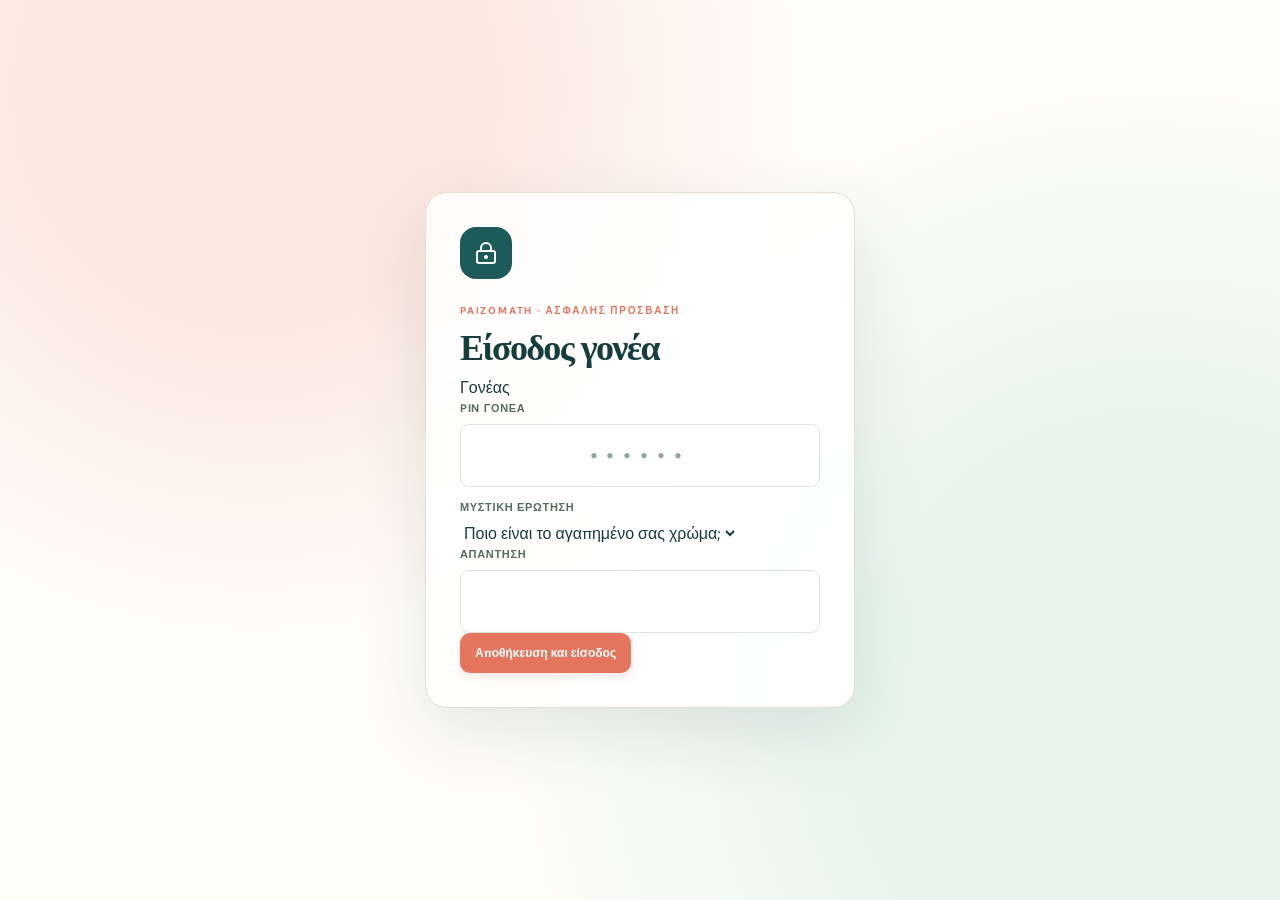
<file: index.html>
<!doctype html>
<html lang="el">
  <head>
    <meta charset="UTF-8" />
    <meta name="viewport" content="width=device-width, initial-scale=1.0" />
    <meta name="description" content="PaizoMath — αυτόνομη ιδιωτική εκπαιδευτική εφαρμογή" />
    <title>PaizoMath</title>
    <meta name="theme-color" content="#164d4a" />
    <meta name="mobile-web-app-capable" content="yes" />
    <meta name="apple-mobile-web-app-capable" content="yes" />
    <meta name="apple-mobile-web-app-status-bar-style" content="default" />
    <link rel="manifest" href="./manifest.webmanifest" />
    <script type="module" crossorigin src="./assets/index-BT5Zs9ye.js"></script>
    <link rel="stylesheet" crossorigin href="./assets/index-VvnKvMSq.css">
  </head>
  <body>
    <script id="manus-runtime">window.__MANUS_HOST_DEV__ = false;
(function(){"use strict";var Mr={exports:{}},Kn={};/**
 * @license React
 * react-jsx-runtime.production.js
 *
 * Copyright (c) Meta Platforms, Inc. and affiliates.
 *
 * This source code is licensed under the MIT license found in the
 * LICENSE file in the root directory of this source tree.
 */var $c;function um(){if($c)return Kn;$c=1;var r=Symbol.for("react.transitional.element"),i=Symbol.for("react.fragment");function c(s,d,m){var x=null;if(m!==void 0&&(x=""+m),d.key!==void 0&&(x=""+d.key),"key"in d){m={};for(var R in d)R!=="key"&&(m[R]=d[R])}else m=d;return d=m.ref,{$$typeof:r,type:s,key:x,ref:d!==void 0?d:null,props:m}}return Kn.Fragment=i,Kn.jsx=c,Kn.jsxs=c,Kn}var Fc;function dm(){return Fc||(Fc=1,Mr.exports=um()),Mr.exports}var h=dm(),Ar={exports:{}},Pn={},Rr={exports:{}},Nr={};/**
 * @license React
 * scheduler.production.js
 *
 * Copyright (c) Meta Platforms, Inc. and affiliates.
 *
 * This source code is licensed under the MIT license found in the
 * LICENSE file in the root directory of this source tree.
 */var Ic;function fm(){return Ic||(Ic=1,function(r){function i(A,q){var B=A.length;A.push(q);t:for(;0<B;){var bt=B-1>>>1,p=A[bt];if(0<d(p,q))A[bt]=q,A[B]=p,B=bt;else break t}}function c(A){return A.length===0?null:A[0]}function s(A){if(A.length===0)return null;var q=A[0],B=A.pop();if(B!==q){A[0]=B;t:for(var bt=0,p=A.length,O=p>>>1;bt<O;){var X=2*(bt+1)-1,G=A[X],Z=X+1,st=A[Z];if(0>d(G,B))Z<p&&0>d(st,G)?(A[bt]=st,A[Z]=B,bt=Z):(A[bt]=G,A[X]=B,bt=X);else if(Z<p&&0>d(st,B))A[bt]=st,A[Z]=B,bt=Z;else break t}}return q}function d(A,q){var B=A.sortIndex-q.sortIndex;return B!==0?B:A.id-q.id}if(r.unstable_now=void 0,typeof performance=="object"&&typeof performance.now=="function"){var m=performance;r.unstable_now=function(){return m.now()}}else{var x=Date,R=x.now();r.unstable_now=function(){return x.now()-R}}var C=[],v=[],D=1,j=null,J=3,at=!1,$=!1,nt=!1,ct=!1,ht=typeof setTimeout=="function"?setTimeout:null,St=typeof clearTimeout=="function"?clearTimeout:null,_=typeof setImmediate<"u"?setImmediate:null;function Y(A){for(var q=c(v);q!==null;){if(q.callback===null)s(v);else if(q.startTime<=A)s(v),q.sortIndex=q.expirationTime,i(C,q);else break;q=c(v)}}function H(A){if(nt=!1,Y(A),!$)if(c(C)!==null)$=!0,it||(it=!0,Bt());else{var q=c(v);q!==null&&Mt(H,q.startTime-A)}}var it=!1,rt=-1,V=5,xt=-1;function Be(){return ct?!0:!(r.unstable_now()-xt<V)}function te(){if(ct=!1,it){var A=r.unstable_now();xt=A;var q=!0;try{t:{$=!1,nt&&(nt=!1,St(rt),rt=-1),at=!0;var B=J;try{e:{for(Y(A),j=c(C);j!==null&&!(j.expirationTime>A&&Be());){var bt=j.callback;if(typeof bt=="function"){j.callback=null,J=j.priorityLevel;var p=bt(j.expirationTime<=A);if(A=r.unstable_now(),typeof p=="function"){j.callback=p,Y(A),q=!0;break e}j===c(C)&&s(C),Y(A)}else s(C);j=c(C)}if(j!==null)q=!0;else{var O=c(v);O!==null&&Mt(H,O.startTime-A),q=!1}}break t}finally{j=null,J=B,at=!1}q=void 0}}finally{q?Bt():it=!1}}}var Bt;if(typeof _=="function")Bt=function(){_(te)};else if(typeof MessageChannel<"u"){var me=new MessageChannel,Se=me.port2;me.port1.onmessage=te,Bt=function(){Se.postMessage(null)}}else Bt=function(){ht(te,0)};function Mt(A,q){rt=ht(function(){A(r.unstable_now())},q)}r.unstable_IdlePriority=5,r.unstable_ImmediatePriority=1,r.unstable_LowPriority=4,r.unstable_NormalPriority=3,r.unstable_Profiling=null,r.unstable_UserBlockingPriority=2,r.unstable_cancelCallback=function(A){A.callback=null},r.unstable_forceFrameRate=function(A){0>A||125<A?console.error("forceFrameRate takes a positive int between 0 and 125, forcing frame rates higher than 125 fps is not supported"):V=0<A?Math.floor(1e3/A):5},r.unstable_getCurrentPriorityLevel=function(){return J},r.unstable_next=function(A){switch(J){case 1:case 2:case 3:var q=3;break;default:q=J}var B=J;J=q;try{return A()}finally{J=B}},r.unstable_requestPaint=function(){ct=!0},r.unstable_runWithPriority=function(A,q){switch(A){case 1:case 2:case 3:case 4:case 5:break;default:A=3}var B=J;J=A;try{return q()}finally{J=B}},r.unstable_scheduleCallback=function(A,q,B){var bt=r.unstable_now();switch(typeof B=="object"&&B!==null?(B=B.delay,B=typeof B=="number"&&0<B?bt+B:bt):B=bt,A){case 1:var p=-1;break;case 2:p=250;break;case 5:p=1073741823;break;case 4:p=1e4;break;default:p=5e3}return p=B+p,A={id:D++,callback:q,priorityLevel:A,startTime:B,expirationTime:p,sortIndex:-1},B>bt?(A.sortIndex=B,i(v,A),c(C)===null&&A===c(v)&&(nt?(St(rt),rt=-1):nt=!0,Mt(H,B-bt))):(A.sortIndex=p,i(C,A),$||at||($=!0,it||(it=!0,Bt()))),A},r.unstable_shouldYield=Be,r.unstable_wrapCallback=function(A){var q=J;return function(){var B=J;J=q;try{return A.apply(this,arguments)}finally{J=B}}}}(Nr)),Nr}var tu;function hm(){return tu||(tu=1,Rr.exports=fm()),Rr.exports}var zr={exports:{}},ut={};/**
 * @license React
 * react.production.js
 *
 * Copyright (c) Meta Platforms, Inc. and affiliates.
 *
 * This source code is licensed under the MIT license found in the
 * LICENSE file in the root directory of this source tree.
 */var eu;function mm(){if(eu)return ut;eu=1;var r=Symbol.for("react.transitional.element"),i=Symbol.for("react.portal"),c=Symbol.for("react.fragment"),s=Symbol.for("react.strict_mode"),d=Symbol.for("react.profiler"),m=Symbol.for("react.consumer"),x=Symbol.for("react.context"),R=Symbol.for("react.forward_ref"),C=Symbol.for("react.suspense"),v=Symbol.for("react.memo"),D=Symbol.for("react.lazy"),j=Symbol.iterator;function J(p){return p===null||typeof p!="object"?null:(p=j&&p[j]||p["@@iterator"],typeof p=="function"?p:null)}var at={isMounted:function(){return!1},enqueueForceUpdate:function(){},enqueueReplaceState:function(){},enqueueSetState:function(){}},$=Object.assign,nt={};function ct(p,O,X){this.props=p,this.context=O,this.refs=nt,this.updater=X||at}ct.prototype.isReactComponent={},ct.prototype.setState=function(p,O){if(typeof p!="object"&&typeof p!="function"&&p!=null)throw Error("takes an object of state variables to update or a function which returns an object of state variables.");this.updater.enqueueSetState(this,p,O,"setState")},ct.prototype.forceUpdate=function(p){this.updater.enqueueForceUpdate(this,p,"forceUpdate")};function ht(){}ht.prototype=ct.prototype;function St(p,O,X){this.props=p,this.context=O,this.refs=nt,this.updater=X||at}var _=St.prototype=new ht;_.constructor=St,$(_,ct.prototype),_.isPureReactComponent=!0;var Y=Array.isArray,H={H:null,A:null,T:null,S:null,V:null},it=Object.prototype.hasOwnProperty;function rt(p,O,X,G,Z,st){return X=st.ref,{$$typeof:r,type:p,key:O,ref:X!==void 0?X:null,props:st}}function V(p,O){return rt(p.type,O,void 0,void 0,void 0,p.props)}function xt(p){return typeof p=="object"&&p!==null&&p.$$typeof===r}function Be(p){var O={"=":"=0",":":"=2"};return"$"+p.replace(/[=:]/g,function(X){return O[X]})}var te=/\/+/g;function Bt(p,O){return typeof p=="object"&&p!==null&&p.key!=null?Be(""+p.key):O.toString(36)}function me(){}function Se(p){switch(p.status){case"fulfilled":return p.value;case"rejected":throw p.reason;default:switch(typeof p.status=="string"?p.then(me,me):(p.status="pending",p.then(function(O){p.status==="pending"&&(p.status="fulfilled",p.value=O)},function(O){p.status==="pending"&&(p.status="rejected",p.reason=O)})),p.status){case"fulfilled":return p.value;case"rejected":throw p.reason}}throw p}function Mt(p,O,X,G,Z){var st=typeof p;(st==="undefined"||st==="boolean")&&(p=null);var I=!1;if(p===null)I=!0;else switch(st){case"bigint":case"string":case"number":I=!0;break;case"object":switch(p.$$typeof){case r:case i:I=!0;break;case D:return I=p._init,Mt(I(p._payload),O,X,G,Z)}}if(I)return Z=Z(p),I=G===""?"."+Bt(p,0):G,Y(Z)?(X="",I!=null&&(X=I.replace(te,"$&/")+"/"),Mt(Z,O,X,"",function(Jt){return Jt})):Z!=null&&(xt(Z)&&(Z=V(Z,X+(Z.key==null||p&&p.key===Z.key?"":(""+Z.key).replace(te,"$&/")+"/")+I)),O.push(Z)),1;I=0;var gt=G===""?".":G+":";if(Y(p))for(var Tt=0;Tt<p.length;Tt++)G=p[Tt],st=gt+Bt(G,Tt),I+=Mt(G,O,X,st,Z);else if(Tt=J(p),typeof Tt=="function")for(p=Tt.call(p),Tt=0;!(G=p.next()).done;)G=G.value,st=gt+Bt(G,Tt++),I+=Mt(G,O,X,st,Z);else if(st==="object"){if(typeof p.then=="function")return Mt(Se(p),O,X,G,Z);throw O=String(p),Error("Objects are not valid as a React child (found: "+(O==="[object Object]"?"object with keys {"+Object.keys(p).join(", ")+"}":O)+"). If you meant to render a collection of children, use an array instead.")}return I}function A(p,O,X){if(p==null)return p;var G=[],Z=0;return Mt(p,G,"","",function(st){return O.call(X,st,Z++)}),G}function q(p){if(p._status===-1){var O=p._result;O=O(),O.then(function(X){(p._status===0||p._status===-1)&&(p._status=1,p._result=X)},function(X){(p._status===0||p._status===-1)&&(p._status=2,p._result=X)}),p._status===-1&&(p._status=0,p._result=O)}if(p._status===1)return p._result.default;throw p._result}var B=typeof reportError=="function"?reportError:function(p){if(typeof window=="object"&&typeof window.ErrorEvent=="function"){var O=new window.ErrorEvent("error",{bubbles:!0,cancelable:!0,message:typeof p=="object"&&p!==null&&typeof p.message=="string"?String(p.message):String(p),error:p});if(!window.dispatchEvent(O))return}else if(typeof process=="object"&&typeof process.emit=="function"){process.emit("uncaughtException",p);return}console.error(p)};function bt(){}return ut.Children={map:A,forEach:function(p,O,X){A(p,function(){O.apply(this,arguments)},X)},count:function(p){var O=0;return A(p,function(){O++}),O},toArray:function(p){return A(p,function(O){return O})||[]},only:function(p){if(!xt(p))throw Error("React.Children.only expected to receive a single React element child.");return p}},ut.Component=ct,ut.Fragment=c,ut.Profiler=d,ut.PureComponent=St,ut.StrictMode=s,ut.Suspense=C,ut.__CLIENT_INTERNALS_DO_NOT_USE_OR_WARN_USERS_THEY_CANNOT_UPGRADE=H,ut.__COMPILER_RUNTIME={__proto__:null,c:function(p){return H.H.useMemoCache(p)}},ut.cache=function(p){return function(){return p.apply(null,arguments)}},ut.cloneElement=function(p,O,X){if(p==null)throw Error("The argument must be a React element, but you passed "+p+".");var G=$({},p.props),Z=p.key,st=void 0;if(O!=null)for(I in O.ref!==void 0&&(st=void 0),O.key!==void 0&&(Z=""+O.key),O)!it.call(O,I)||I==="key"||I==="__self"||I==="__source"||I==="ref"&&O.ref===void 0||(G[I]=O[I]);var I=arguments.length-2;if(I===1)G.children=X;else if(1<I){for(var gt=Array(I),Tt=0;Tt<I;Tt++)gt[Tt]=arguments[Tt+2];G.children=gt}return rt(p.type,Z,void 0,void 0,st,G)},ut.createContext=function(p){return p={$$typeof:x,_currentValue:p,_currentValue2:p,_threadCount:0,Provider:null,Consumer:null},p.Provider=p,p.Consumer={$$typeof:m,_context:p},p},ut.createElement=function(p,O,X){var G,Z={},st=null;if(O!=null)for(G in O.key!==void 0&&(st=""+O.key),O)it.call(O,G)&&G!=="key"&&G!=="__self"&&G!=="__source"&&(Z[G]=O[G]);var I=arguments.length-2;if(I===1)Z.children=X;else if(1<I){for(var gt=Array(I),Tt=0;Tt<I;Tt++)gt[Tt]=arguments[Tt+2];Z.children=gt}if(p&&p.defaultProps)for(G in I=p.defaultProps,I)Z[G]===void 0&&(Z[G]=I[G]);return rt(p,st,void 0,void 0,null,Z)},ut.createRef=function(){return{current:null}},ut.forwardRef=function(p){return{$$typeof:R,render:p}},ut.isValidElement=xt,ut.lazy=function(p){return{$$typeof:D,_payload:{_status:-1,_result:p},_init:q}},ut.memo=function(p,O){return{$$typeof:v,type:p,compare:O===void 0?null:O}},ut.startTransition=function(p){var O=H.T,X={};H.T=X;try{var G=p(),Z=H.S;Z!==null&&Z(X,G),typeof G=="object"&&G!==null&&typeof G.then=="function"&&G.then(bt,B)}catch(st){B(st)}finally{H.T=O}},ut.unstable_useCacheRefresh=function(){return H.H.useCacheRefresh()},ut.use=function(p){return H.H.use(p)},ut.useActionState=function(p,O,X){return H.H.useActionState(p,O,X)},ut.useCallback=function(p,O){return H.H.useCallback(p,O)},ut.useContext=function(p){return H.H.useContext(p)},ut.useDebugValue=function(){},ut.useDeferredValue=function(p,O){return H.H.useDeferredValue(p,O)},ut.useEffect=function(p,O,X){var G=H.H;if(typeof X=="function")throw Error("useEffect CRUD overload is not enabled in this build of React.");return G.useEffect(p,O)},ut.useId=function(){return H.H.useId()},ut.useImperativeHandle=function(p,O,X){return H.H.useImperativeHandle(p,O,X)},ut.useInsertionEffect=function(p,O){return H.H.useInsertionEffect(p,O)},ut.useLayoutEffect=function(p,O){return H.H.useLayoutEffect(p,O)},ut.useMemo=function(p,O){return H.H.useMemo(p,O)},ut.useOptimistic=function(p,O){return H.H.useOptimistic(p,O)},ut.useReducer=function(p,O,X){return H.H.useReducer(p,O,X)},ut.useRef=function(p){return H.H.useRef(p)},ut.useState=function(p){return H.H.useState(p)},ut.useSyncExternalStore=function(p,O,X){return H.H.useSyncExternalStore(p,O,X)},ut.useTransition=function(){return H.H.useTransition()},ut.version="19.1.1",ut}var lu;function _r(){return lu||(lu=1,zr.exports=mm()),zr.exports}var kr={exports:{}},he={};/**
 * @license React
 * react-dom.production.js
 *
 * Copyright (c) Meta Platforms, Inc. and affiliates.
 *
 * This source code is licensed under the MIT license found in the
 * LICENSE file in the root directory of this source tree.
 */var au;function gm(){if(au)return he;au=1;var r=_r();function i(C){var v="https://react.dev/errors/"+C;if(1<arguments.length){v+="?args[]="+encodeURIComponent(arguments[1]);for(var D=2;D<arguments.length;D++)v+="&args[]="+encodeURIComponent(arguments[D])}return"Minified React error #"+C+"; visit "+v+" for the full message or use the non-minified dev environment for full errors and additional helpful warnings."}function c(){}var s={d:{f:c,r:function(){throw Error(i(522))},D:c,C:c,L:c,m:c,X:c,S:c,M:c},p:0,findDOMNode:null},d=Symbol.for("react.portal");function m(C,v,D){var j=3<arguments.length&&arguments[3]!==void 0?arguments[3]:null;return{$$typeof:d,key:j==null?null:""+j,children:C,containerInfo:v,implementation:D}}var x=r.__CLIENT_INTERNALS_DO_NOT_USE_OR_WARN_USERS_THEY_CANNOT_UPGRADE;function R(C,v){if(C==="font")return"";if(typeof v=="string")return v==="use-credentials"?v:""}return he.__DOM_INTERNALS_DO_NOT_USE_OR_WARN_USERS_THEY_CANNOT_UPGRADE=s,he.createPortal=function(C,v){var D=2<arguments.length&&arguments[2]!==void 0?arguments[2]:null;if(!v||v.nodeType!==1&&v.nodeType!==9&&v.nodeType!==11)throw Error(i(299));return m(C,v,null,D)},he.flushSync=function(C){var v=x.T,D=s.p;try{if(x.T=null,s.p=2,C)return C()}finally{x.T=v,s.p=D,s.d.f()}},he.preconnect=function(C,v){typeof C=="string"&&(v?(v=v.crossOrigin,v=typeof v=="string"?v==="use-credentials"?v:"":void 0):v=null,s.d.C(C,v))},he.prefetchDNS=function(C){typeof C=="string"&&s.d.D(C)},he.preinit=function(C,v){if(typeof C=="string"&&v&&typeof v.as=="string"){var D=v.as,j=R(D,v.crossOrigin),J=typeof v.integrity=="string"?v.integrity:void 0,at=typeof v.fetchPriority=="string"?v.fetchPriority:void 0;D==="style"?s.d.S(C,typeof v.precedence=="string"?v.precedence:void 0,{crossOrigin:j,integrity:J,fetchPriority:at}):D==="script"&&s.d.X(C,{crossOrigin:j,integrity:J,fetchPriority:at,nonce:typeof v.nonce=="string"?v.nonce:void 0})}},he.preinitModule=function(C,v){if(typeof C=="string")if(typeof v=="object"&&v!==null){if(v.as==null||v.as==="script"){var D=R(v.as,v.crossOrigin);s.d.M(C,{crossOrigin:D,integrity:typeof v.integrity=="string"?v.integrity:void 0,nonce:typeof v.nonce=="string"?v.nonce:void 0})}}else v==null&&s.d.M(C)},he.preload=function(C,v){if(typeof C=="string"&&typeof v=="object"&&v!==null&&typeof v.as=="string"){var D=v.as,j=R(D,v.crossOrigin);s.d.L(C,D,{crossOrigin:j,integrity:typeof v.integrity=="string"?v.integrity:void 0,nonce:typeof v.nonce=="string"?v.nonce:void 0,type:typeof v.type=="string"?v.type:void 0,fetchPriority:typeof v.fetchPriority=="string"?v.fetchPriority:void 0,referrerPolicy:typeof v.referrerPolicy=="string"?v.referrerPolicy:void 0,imageSrcSet:typeof v.imageSrcSet=="string"?v.imageSrcSet:void 0,imageSizes:typeof v.imageSizes=="string"?v.imageSizes:void 0,media:typeof v.media=="string"?v.media:void 0})}},he.preloadModule=function(C,v){if(typeof C=="string")if(v){var D=R(v.as,v.crossOrigin);s.d.m(C,{as:typeof v.as=="string"&&v.as!=="script"?v.as:void 0,crossOrigin:D,integrity:typeof v.integrity=="string"?v.integrity:void 0})}else s.d.m(C)},he.requestFormReset=function(C){s.d.r(C)},he.unstable_batchedUpdates=function(C,v){return C(v)},he.useFormState=function(C,v,D){return x.H.useFormState(C,v,D)},he.useFormStatus=function(){return x.H.useHostTransitionStatus()},he.version="19.1.1",he}var nu;function pm(){if(nu)return kr.exports;nu=1;function r(){if(!(typeof __REACT_DEVTOOLS_GLOBAL_HOOK__>"u"||typeof __REACT_DEVTOOLS_GLOBAL_HOOK__.checkDCE!="function"))try{__REACT_DEVTOOLS_GLOBAL_HOOK__.checkDCE(r)}catch(i){console.error(i)}}return r(),kr.exports=gm(),kr.exports}/**
 * @license React
 * react-dom-client.production.js
 *
 * Copyright (c) Meta Platforms, Inc. and affiliates.
 *
 * This source code is licensed under the MIT license found in the
 * LICENSE file in the root directory of this source tree.
 */var ou;function ym(){if(ou)return Pn;ou=1;var r=hm(),i=_r(),c=pm();function s(t){var e="https://react.dev/errors/"+t;if(1<arguments.length){e+="?args[]="+encodeURIComponent(arguments[1]);for(var l=2;l<arguments.length;l++)e+="&args[]="+encodeURIComponent(arguments[l])}return"Minified React error #"+t+"; visit "+e+" for the full message or use the non-minified dev environment for full errors and additional helpful warnings."}function d(t){return!(!t||t.nodeType!==1&&t.nodeType!==9&&t.nodeType!==11)}function m(t){var e=t,l=t;if(t.alternate)for(;e.return;)e=e.return;else{t=e;do e=t,(e.flags&4098)!==0&&(l=e.return),t=e.return;while(t)}return e.tag===3?l:null}function x(t){if(t.tag===13){var e=t.memoizedState;if(e===null&&(t=t.alternate,t!==null&&(e=t.memoizedState)),e!==null)return e.dehydrated}return null}function R(t){if(m(t)!==t)throw Error(s(188))}function C(t){var e=t.alternate;if(!e){if(e=m(t),e===null)throw Error(s(188));return e!==t?null:t}for(var l=t,a=e;;){var n=l.return;if(n===null)break;var o=n.alternate;if(o===null){if(a=n.return,a!==null){l=a;continue}break}if(n.child===o.child){for(o=n.child;o;){if(o===l)return R(n),t;if(o===a)return R(n),e;o=o.sibling}throw Error(s(188))}if(l.return!==a.return)l=n,a=o;else{for(var u=!1,f=n.child;f;){if(f===l){u=!0,l=n,a=o;break}if(f===a){u=!0,a=n,l=o;break}f=f.sibling}if(!u){for(f=o.child;f;){if(f===l){u=!0,l=o,a=n;break}if(f===a){u=!0,a=o,l=n;break}f=f.sibling}if(!u)throw Error(s(189))}}if(l.alternate!==a)throw Error(s(190))}if(l.tag!==3)throw Error(s(188));return l.stateNode.current===l?t:e}function v(t){var e=t.tag;if(e===5||e===26||e===27||e===6)return t;for(t=t.child;t!==null;){if(e=v(t),e!==null)return e;t=t.sibling}return null}var D=Object.assign,j=Symbol.for("react.element"),J=Symbol.for("react.transitional.element"),at=Symbol.for("react.portal"),$=Symbol.for("react.fragment"),nt=Symbol.for("react.strict_mode"),ct=Symbol.for("react.profiler"),ht=Symbol.for("react.provider"),St=Symbol.for("react.consumer"),_=Symbol.for("react.context"),Y=Symbol.for("react.forward_ref"),H=Symbol.for("react.suspense"),it=Symbol.for("react.suspense_list"),rt=Symbol.for("react.memo"),V=Symbol.for("react.lazy"),xt=Symbol.for("react.activity"),Be=Symbol.for("react.memo_cache_sentinel"),te=Symbol.iterator;function Bt(t){return t===null||typeof t!="object"?null:(t=te&&t[te]||t["@@iterator"],typeof t=="function"?t:null)}var me=Symbol.for("react.client.reference");function Se(t){if(t==null)return null;if(typeof t=="function")return t.$$typeof===me?null:t.displayName||t.name||null;if(typeof t=="string")return t;switch(t){case $:return"Fragment";case ct:return"Profiler";case nt:return"StrictMode";case H:return"Suspense";case it:return"SuspenseList";case xt:return"Activity"}if(typeof t=="object")switch(t.$$typeof){case at:return"Portal";case _:return(t.displayName||"Context")+".Provider";case St:return(t._context.displayName||"Context")+".Consumer";case Y:var e=t.render;return t=t.displayName,t||(t=e.displayName||e.name||"",t=t!==""?"ForwardRef("+t+")":"ForwardRef"),t;case rt:return e=t.displayName||null,e!==null?e:Se(t.type)||"Memo";case V:e=t._payload,t=t._init;try{return Se(t(e))}catch{}}return null}var Mt=Array.isArray,A=i.__CLIENT_INTERNALS_DO_NOT_USE_OR_WARN_USERS_THEY_CANNOT_UPGRADE,q=c.__DOM_INTERNALS_DO_NOT_USE_OR_WARN_USERS_THEY_CANNOT_UPGRADE,B={pending:!1,data:null,method:null,action:null},bt=[],p=-1;function O(t){return{current:t}}function X(t){0>p||(t.current=bt[p],bt[p]=null,p--)}function G(t,e){p++,bt[p]=t.current,t.current=e}var Z=O(null),st=O(null),I=O(null),gt=O(null);function Tt(t,e){switch(G(I,e),G(st,t),G(Z,null),e.nodeType){case 9:case 11:t=(t=e.documentElement)&&(t=t.namespaceURI)?Hh(t):0;break;default:if(t=e.tagName,e=e.namespaceURI)e=Hh(e),t=Uh(e,t);else switch(t){case"svg":t=1;break;case"math":t=2;break;default:t=0}}X(Z),G(Z,t)}function Jt(){X(Z),X(st),X(I)}function Ke(t){t.memoizedState!==null&&G(gt,t);var e=Z.current,l=Uh(e,t.type);e!==l&&(G(st,t),G(Z,l))}function Ce(t){st.current===t&&(X(Z),X(st)),gt.current===t&&(X(gt),Wo._currentValue=B)}var Pe=Object.prototype.hasOwnProperty,yl=r.unstable_scheduleCallback,sn=r.unstable_cancelCallback,Ca=r.unstable_shouldYield,ri=r.unstable_requestPaint,ge=r.unstable_now,si=r.unstable_getCurrentPriorityLevel,Ul=r.unstable_ImmediatePriority,Fn=r.unstable_UserBlockingPriority,nl=r.unstable_NormalPriority,ci=r.unstable_LowPriority,Gl=r.unstable_IdlePriority,ui=r.log,Ea=r.unstable_setDisableYieldValue,ql=null,Wt=null;function Je(t){if(typeof ui=="function"&&Ea(t),Wt&&typeof Wt.setStrictMode=="function")try{Wt.setStrictMode(ql,t)}catch{}}var $t=Math.clz32?Math.clz32:fi,di=Math.log,Ta=Math.LN2;function fi(t){return t>>>=0,t===0?32:31-(di(t)/Ta|0)|0}var L=256,cn=4194304;function vl(t){var e=t&42;if(e!==0)return e;switch(t&-t){case 1:return 1;case 2:return 2;case 4:return 4;case 8:return 8;case 16:return 16;case 32:return 32;case 64:return 64;case 128:return 128;case 256:case 512:case 1024:case 2048:case 4096:case 8192:case 16384:case 32768:case 65536:case 131072:case 262144:case 524288:case 1048576:case 2097152:return t&4194048;case 4194304:case 8388608:case 16777216:case 33554432:return t&62914560;case 67108864:return 67108864;case 134217728:return 134217728;case 268435456:return 268435456;case 536870912:return 536870912;case 1073741824:return 0;default:return t}}function un(t,e,l){var a=t.pendingLanes;if(a===0)return 0;var n=0,o=t.suspendedLanes,u=t.pingedLanes;t=t.warmLanes;var f=a&134217727;return f!==0?(a=f&~o,a!==0?n=vl(a):(u&=f,u!==0?n=vl(u):l||(l=f&~t,l!==0&&(n=vl(l))))):(f=a&~o,f!==0?n=vl(f):u!==0?n=vl(u):l||(l=a&~t,l!==0&&(n=vl(l)))),n===0?0:e!==0&&e!==n&&(e&o)===0&&(o=n&-n,l=e&-e,o>=l||o===32&&(l&4194048)!==0)?e:n}function Dt(t,e){return(t.pendingLanes&~(t.suspendedLanes&~t.pingedLanes)&e)===0}function In(t,e){switch(t){case 1:case 2:case 4:case 8:case 64:return e+250;case 16:case 32:case 128:case 256:case 512:case 1024:case 2048:case 4096:case 8192:case 16384:case 32768:case 65536:case 131072:case 262144:case 524288:case 1048576:case 2097152:return e+5e3;case 4194304:case 8388608:case 16777216:case 33554432:return-1;case 67108864:case 134217728:case 268435456:case 536870912:case 1073741824:return-1;default:return-1}}function to(){var t=L;return L<<=1,(L&4194048)===0&&(L=256),t}function hi(){var t=cn;return cn<<=1,(cn&62914560)===0&&(cn=4194304),t}function eo(t){for(var e=[],l=0;31>l;l++)e.push(t);return e}function Da(t,e){t.pendingLanes|=e,e!==268435456&&(t.suspendedLanes=0,t.pingedLanes=0,t.warmLanes=0)}function Ir(t,e,l,a,n,o){var u=t.pendingLanes;t.pendingLanes=l,t.suspendedLanes=0,t.pingedLanes=0,t.warmLanes=0,t.expiredLanes&=l,t.entangledLanes&=l,t.errorRecoveryDisabledLanes&=l,t.shellSuspendCounter=0;var f=t.entanglements,g=t.expirationTimes,S=t.hiddenUpdates;for(l=u&~l;0<l;){var N=31-$t(l),k=1<<N;f[N]=0,g[N]=-1;var E=S[N];if(E!==null)for(S[N]=null,N=0;N<E.length;N++){var T=E[N];T!==null&&(T.lane&=-536870913)}l&=~k}a!==0&&mi(t,a,0),o!==0&&n===0&&t.tag!==0&&(t.suspendedLanes|=o&~(u&~e))}function mi(t,e,l){t.pendingLanes|=e,t.suspendedLanes&=~e;var a=31-$t(e);t.entangledLanes|=e,t.entanglements[a]=t.entanglements[a]|1073741824|l&4194090}function gi(t,e){var l=t.entangledLanes|=e;for(t=t.entanglements;l;){var a=31-$t(l),n=1<<a;n&e|t[a]&e&&(t[a]|=e),l&=~n}}function lo(t){switch(t){case 2:t=1;break;case 8:t=4;break;case 32:t=16;break;case 256:case 512:case 1024:case 2048:case 4096:case 8192:case 16384:case 32768:case 65536:case 131072:case 262144:case 524288:case 1048576:case 2097152:case 4194304:case 8388608:case 16777216:case 33554432:t=128;break;case 268435456:t=134217728;break;default:t=0}return t}function ao(t){return t&=-t,2<t?8<t?(t&134217727)!==0?32:268435456:8:2}function pi(){var t=q.p;return t!==0?t:(t=window.event,t===void 0?32:nm(t.type))}function ts(t,e){var l=q.p;try{return q.p=t,e()}finally{q.p=l}}var ol=Math.random().toString(36).slice(2),ee="__reactFiber$"+ol,pe="__reactProps$"+ol,Yl="__reactContainer$"+ol,no="__reactEvents$"+ol,es="__reactListeners$"+ol,ls="__reactHandles$"+ol,yi="__reactResources$"+ol,Ma="__reactMarker$"+ol;function oo(t){delete t[ee],delete t[pe],delete t[no],delete t[es],delete t[ls]}function Vl(t){var e=t[ee];if(e)return e;for(var l=t.parentNode;l;){if(e=l[Yl]||l[ee]){if(l=e.alternate,e.child!==null||l!==null&&l.child!==null)for(t=Vh(t);t!==null;){if(l=t[ee])return l;t=Vh(t)}return e}t=l,l=t.parentNode}return null}function Xl(t){if(t=t[ee]||t[Yl]){var e=t.tag;if(e===5||e===6||e===13||e===26||e===27||e===3)return t}return null}function Aa(t){var e=t.tag;if(e===5||e===26||e===27||e===6)return t.stateNode;throw Error(s(33))}function Zl(t){var e=t[yi];return e||(e=t[yi]={hoistableStyles:new Map,hoistableScripts:new Map}),e}function Vt(t){t[Ma]=!0}var vi=new Set,bi={};function bl(t,e){We(t,e),We(t+"Capture",e)}function We(t,e){for(bi[t]=e,t=0;t<e.length;t++)vi.add(e[t])}var as=RegExp("^[:A-Z_a-z\\u00C0-\\u00D6\\u00D8-\\u00F6\\u00F8-\\u02FF\\u0370-\\u037D\\u037F-\\u1FFF\\u200C-\\u200D\\u2070-\\u218F\\u2C00-\\u2FEF\\u3001-\\uD7FF\\uF900-\\uFDCF\\uFDF0-\\uFFFD][:A-Z_a-z\\u00C0-\\u00D6\\u00D8-\\u00F6\\u00F8-\\u02FF\\u0370-\\u037D\\u037F-\\u1FFF\\u200C-\\u200D\\u2070-\\u218F\\u2C00-\\u2FEF\\u3001-\\uD7FF\\uF900-\\uFDCF\\uFDF0-\\uFFFD\\-.0-9\\u00B7\\u0300-\\u036F\\u203F-\\u2040]*$"),xi={},wi={};function Ra(t){return Pe.call(wi,t)?!0:Pe.call(xi,t)?!1:as.test(t)?wi[t]=!0:(xi[t]=!0,!1)}function M(t,e,l){if(Ra(e))if(l===null)t.removeAttribute(e);else{switch(typeof l){case"undefined":case"function":case"symbol":t.removeAttribute(e);return;case"boolean":var a=e.toLowerCase().slice(0,5);if(a!=="data-"&&a!=="aria-"){t.removeAttribute(e);return}}t.setAttribute(e,""+l)}}function tt(t,e,l){if(l===null)t.removeAttribute(e);else{switch(typeof l){case"undefined":case"function":case"symbol":case"boolean":t.removeAttribute(e);return}t.setAttribute(e,""+l)}}function Ot(t,e,l,a){if(a===null)t.removeAttribute(l);else{switch(typeof a){case"undefined":case"function":case"symbol":case"boolean":t.removeAttribute(l);return}t.setAttributeNS(e,l,""+a)}}var le,Ee;function ae(t){if(le===void 0)try{throw Error()}catch(l){var e=l.stack.trim().match(/\n( *(at )?)/);le=e&&e[1]||"",Ee=-1<l.stack.indexOf(`
    at`)?" (<anonymous>)":-1<l.stack.indexOf("@")?"@unknown:0:0":""}return`
`+le+t+Ee}var Le=!1;function He(t,e){if(!t||Le)return"";Le=!0;var l=Error.prepareStackTrace;Error.prepareStackTrace=void 0;try{var a={DetermineComponentFrameRoot:function(){try{if(e){var k=function(){throw Error()};if(Object.defineProperty(k.prototype,"props",{set:function(){throw Error()}}),typeof Reflect=="object"&&Reflect.construct){try{Reflect.construct(k,[])}catch(T){var E=T}Reflect.construct(t,[],k)}else{try{k.call()}catch(T){E=T}t.call(k.prototype)}}else{try{throw Error()}catch(T){E=T}(k=t())&&typeof k.catch=="function"&&k.catch(function(){})}}catch(T){if(T&&E&&typeof T.stack=="string")return[T.stack,E.stack]}return[null,null]}};a.DetermineComponentFrameRoot.displayName="DetermineComponentFrameRoot";var n=Object.getOwnPropertyDescriptor(a.DetermineComponentFrameRoot,"name");n&&n.configurable&&Object.defineProperty(a.DetermineComponentFrameRoot,"name",{value:"DetermineComponentFrameRoot"});var o=a.DetermineComponentFrameRoot(),u=o[0],f=o[1];if(u&&f){var g=u.split(`
`),S=f.split(`
`);for(n=a=0;a<g.length&&!g[a].includes("DetermineComponentFrameRoot");)a++;for(;n<S.length&&!S[n].includes("DetermineComponentFrameRoot");)n++;if(a===g.length||n===S.length)for(a=g.length-1,n=S.length-1;1<=a&&0<=n&&g[a]!==S[n];)n--;for(;1<=a&&0<=n;a--,n--)if(g[a]!==S[n]){if(a!==1||n!==1)do if(a--,n--,0>n||g[a]!==S[n]){var N=`
`+g[a].replace(" at new "," at ");return t.displayName&&N.includes("<anonymous>")&&(N=N.replace("<anonymous>",t.displayName)),N}while(1<=a&&0<=n);break}}}finally{Le=!1,Error.prepareStackTrace=l}return(l=t?t.displayName||t.name:"")?ae(l):""}function Ql(t){switch(t.tag){case 26:case 27:case 5:return ae(t.type);case 16:return ae("Lazy");case 13:return ae("Suspense");case 19:return ae("SuspenseList");case 0:case 15:return He(t.type,!1);case 11:return He(t.type.render,!1);case 1:return He(t.type,!0);case 31:return ae("Activity");default:return""}}function xl(t){try{var e="";do e+=Ql(t),t=t.return;while(t);return e}catch(l){return`
Error generating stack: `+l.message+`
`+l.stack}}function Xt(t){switch(typeof t){case"bigint":case"boolean":case"number":case"string":case"undefined":return t;case"object":return t;default:return""}}function il(t){var e=t.type;return(t=t.nodeName)&&t.toLowerCase()==="input"&&(e==="checkbox"||e==="radio")}function ve(t){var e=il(t)?"checked":"value",l=Object.getOwnPropertyDescriptor(t.constructor.prototype,e),a=""+t[e];if(!t.hasOwnProperty(e)&&typeof l<"u"&&typeof l.get=="function"&&typeof l.set=="function"){var n=l.get,o=l.set;return Object.defineProperty(t,e,{configurable:!0,get:function(){return n.call(this)},set:function(u){a=""+u,o.call(this,u)}}),Object.defineProperty(t,e,{enumerable:l.enumerable}),{getValue:function(){return a},setValue:function(u){a=""+u},stopTracking:function(){t._valueTracker=null,delete t[e]}}}}function re(t){t._valueTracker||(t._valueTracker=ve(t))}function rl(t){if(!t)return!1;var e=t._valueTracker;if(!e)return!0;var l=e.getValue(),a="";return t&&(a=il(t)?t.checked?"true":"false":t.value),t=a,t!==l?(e.setValue(t),!0):!1}function wl(t){if(t=t||(typeof document<"u"?document:void 0),typeof t>"u")return null;try{return t.activeElement||t.body}catch{return t.body}}var dn=/[\n"\\]/g;function se(t){return t.replace(dn,function(e){return"\\"+e.charCodeAt(0).toString(16)+" "})}function Kl(t,e,l,a,n,o,u,f){t.name="",u!=null&&typeof u!="function"&&typeof u!="symbol"&&typeof u!="boolean"?t.type=u:t.removeAttribute("type"),e!=null?u==="number"?(e===0&&t.value===""||t.value!=e)&&(t.value=""+Xt(e)):t.value!==""+Xt(e)&&(t.value=""+Xt(e)):u!=="submit"&&u!=="reset"||t.removeAttribute("value"),e!=null?Pl(t,u,Xt(e)):l!=null?Pl(t,u,Xt(l)):a!=null&&t.removeAttribute("value"),n==null&&o!=null&&(t.defaultChecked=!!o),n!=null&&(t.checked=n&&typeof n!="function"&&typeof n!="symbol"),f!=null&&typeof f!="function"&&typeof f!="symbol"&&typeof f!="boolean"?t.name=""+Xt(f):t.removeAttribute("name")}function Na(t,e,l,a,n,o,u,f){if(o!=null&&typeof o!="function"&&typeof o!="symbol"&&typeof o!="boolean"&&(t.type=o),e!=null||l!=null){if(!(o!=="submit"&&o!=="reset"||e!=null))return;l=l!=null?""+Xt(l):"",e=e!=null?""+Xt(e):l,f||e===t.value||(t.value=e),t.defaultValue=e}a=a??n,a=typeof a!="function"&&typeof a!="symbol"&&!!a,t.checked=f?t.checked:!!a,t.defaultChecked=!!a,u!=null&&typeof u!="function"&&typeof u!="symbol"&&typeof u!="boolean"&&(t.name=u)}function Pl(t,e,l){e==="number"&&wl(t.ownerDocument)===t||t.defaultValue===""+l||(t.defaultValue=""+l)}function $e(t,e,l,a){if(t=t.options,e){e={};for(var n=0;n<l.length;n++)e["$"+l[n]]=!0;for(l=0;l<t.length;l++)n=e.hasOwnProperty("$"+t[l].value),t[l].selected!==n&&(t[l].selected=n),n&&a&&(t[l].defaultSelected=!0)}else{for(l=""+Xt(l),e=null,n=0;n<t.length;n++){if(t[n].value===l){t[n].selected=!0,a&&(t[n].defaultSelected=!0);return}e!==null||t[n].disabled||(e=t[n])}e!==null&&(e.selected=!0)}}function za(t,e,l){if(e!=null&&(e=""+Xt(e),e!==t.value&&(t.value=e),l==null)){t.defaultValue!==e&&(t.defaultValue=e);return}t.defaultValue=l!=null?""+Xt(l):""}function _a(t,e,l,a){if(e==null){if(a!=null){if(l!=null)throw Error(s(92));if(Mt(a)){if(1<a.length)throw Error(s(93));a=a[0]}l=a}l==null&&(l=""),e=l}l=Xt(e),t.defaultValue=l,a=t.textContent,a===l&&a!==""&&a!==null&&(t.value=a)}function Fe(t,e){if(e){var l=t.firstChild;if(l&&l===t.lastChild&&l.nodeType===3){l.nodeValue=e;return}}t.textContent=e}var fn=new Set("animationIterationCount aspectRatio borderImageOutset borderImageSlice borderImageWidth boxFlex boxFlexGroup boxOrdinalGroup columnCount columns flex flexGrow flexPositive flexShrink flexNegative flexOrder gridArea gridRow gridRowEnd gridRowSpan gridRowStart gridColumn gridColumnEnd gridColumnSpan gridColumnStart fontWeight lineClamp lineHeight opacity order orphans scale tabSize widows zIndex zoom fillOpacity floodOpacity stopOpacity strokeDasharray strokeDashoffset strokeMiterlimit strokeOpacity strokeWidth MozAnimationIterationCount MozBoxFlex MozBoxFlexGroup MozLineClamp msAnimationIterationCount msFlex msZoom msFlexGrow msFlexNegative msFlexOrder msFlexPositive msFlexShrink msGridColumn msGridColumnSpan msGridRow msGridRowSpan WebkitAnimationIterationCount WebkitBoxFlex WebKitBoxFlexGroup WebkitBoxOrdinalGroup WebkitColumnCount WebkitColumns WebkitFlex WebkitFlexGrow WebkitFlexPositive WebkitFlexShrink WebkitLineClamp".split(" "));function ka(t,e,l){var a=e.indexOf("--")===0;l==null||typeof l=="boolean"||l===""?a?t.setProperty(e,""):e==="float"?t.cssFloat="":t[e]="":a?t.setProperty(e,l):typeof l!="number"||l===0||fn.has(e)?e==="float"?t.cssFloat=l:t[e]=(""+l).trim():t[e]=l+"px"}function Oa(t,e,l){if(e!=null&&typeof e!="object")throw Error(s(62));if(t=t.style,l!=null){for(var a in l)!l.hasOwnProperty(a)||e!=null&&e.hasOwnProperty(a)||(a.indexOf("--")===0?t.setProperty(a,""):a==="float"?t.cssFloat="":t[a]="");for(var n in e)a=e[n],e.hasOwnProperty(n)&&l[n]!==a&&ka(t,n,a)}else for(var o in e)e.hasOwnProperty(o)&&ka(t,o,e[o])}function ja(t){if(t.indexOf("-")===-1)return!1;switch(t){case"annotation-xml":case"color-profile":case"font-face":case"font-face-src":case"font-face-uri":case"font-face-format":case"font-face-name":case"missing-glyph":return!1;default:return!0}}var Si=new Map([["acceptCharset","accept-charset"],["htmlFor","for"],["httpEquiv","http-equiv"],["crossOrigin","crossorigin"],["accentHeight","accent-height"],["alignmentBaseline","alignment-baseline"],["arabicForm","arabic-form"],["baselineShift","baseline-shift"],["capHeight","cap-height"],["clipPath","clip-path"],["clipRule","clip-rule"],["colorInterpolation","color-interpolation"],["colorInterpolationFilters","color-interpolation-filters"],["colorProfile","color-profile"],["colorRendering","color-rendering"],["dominantBaseline","dominant-baseline"],["enableBackground","enable-background"],["fillOpacity","fill-opacity"],["fillRule","fill-rule"],["floodColor","flood-color"],["floodOpacity","flood-opacity"],["fontFamily","font-family"],["fontSize","font-size"],["fontSizeAdjust","font-size-adjust"],["fontStretch","font-stretch"],["fontStyle","font-style"],["fontVariant","font-variant"],["fontWeight","font-weight"],["glyphName","glyph-name"],["glyphOrientationHorizontal","glyph-orientation-horizontal"],["glyphOrientationVertical","glyph-orientation-vertical"],["horizAdvX","horiz-adv-x"],["horizOriginX","horiz-origin-x"],["imageRendering","image-rendering"],["letterSpacing","letter-spacing"],["lightingColor","lighting-color"],["markerEnd","marker-end"],["markerMid","marker-mid"],["markerStart","marker-start"],["overlinePosition","overline-position"],["overlineThickness","overline-thickness"],["paintOrder","paint-order"],["panose-1","panose-1"],["pointerEvents","pointer-events"],["renderingIntent","rendering-intent"],["shapeRendering","shape-rendering"],["stopColor","stop-color"],["stopOpacity","stop-opacity"],["strikethroughPosition","strikethrough-position"],["strikethroughThickness","strikethrough-thickness"],["strokeDasharray","stroke-dasharray"],["strokeDashoffset","stroke-dashoffset"],["strokeLinecap","stroke-linecap"],["strokeLinejoin","stroke-linejoin"],["strokeMiterlimit","stroke-miterlimit"],["strokeOpacity","stroke-opacity"],["strokeWidth","stroke-width"],["textAnchor","text-anchor"],["textDecoration","text-decoration"],["textRendering","text-rendering"],["transformOrigin","transform-origin"],["underlinePosition","underline-position"],["underlineThickness","underline-thickness"],["unicodeBidi","unicode-bidi"],["unicodeRange","unicode-range"],["unitsPerEm","units-per-em"],["vAlphabetic","v-alphabetic"],["vHanging","v-hanging"],["vIdeographic","v-ideographic"],["vMathematical","v-mathematical"],["vectorEffect","vector-effect"],["vertAdvY","vert-adv-y"],["vertOriginX","vert-origin-x"],["vertOriginY","vert-origin-y"],["wordSpacing","word-spacing"],["writingMode","writing-mode"],["xmlnsXlink","xmlns:xlink"],["xHeight","x-height"]]),Ci=/^[\u0000-\u001F ]*j[\r\n\t]*a[\r\n\t]*v[\r\n\t]*a[\r\n\t]*s[\r\n\t]*c[\r\n\t]*r[\r\n\t]*i[\r\n\t]*p[\r\n\t]*t[\r\n\t]*:/i;function Ba(t){return Ci.test(""+t)?"javascript:throw new Error('React has blocked a javascript: URL as a security precaution.')":t}var hn=null;function mn(t){return t=t.target||t.srcElement||window,t.correspondingUseElement&&(t=t.correspondingUseElement),t.nodeType===3?t.parentNode:t}var Sl=null,Cl=null;function io(t){var e=Xl(t);if(e&&(t=e.stateNode)){var l=t[pe]||null;t:switch(t=e.stateNode,e.type){case"input":if(Kl(t,l.value,l.defaultValue,l.defaultValue,l.checked,l.defaultChecked,l.type,l.name),e=l.name,l.type==="radio"&&e!=null){for(l=t;l.parentNode;)l=l.parentNode;for(l=l.querySelectorAll('input[name="'+se(""+e)+'"][type="radio"]'),e=0;e<l.length;e++){var a=l[e];if(a!==t&&a.form===t.form){var n=a[pe]||null;if(!n)throw Error(s(90));Kl(a,n.value,n.defaultValue,n.defaultValue,n.checked,n.defaultChecked,n.type,n.name)}}for(e=0;e<l.length;e++)a=l[e],a.form===t.form&&rl(a)}break t;case"textarea":za(t,l.value,l.defaultValue);break t;case"select":e=l.value,e!=null&&$e(t,!!l.multiple,e,!1)}}}var gn=!1;function ro(t,e,l){if(gn)return t(e,l);gn=!0;try{var a=t(e);return a}finally{if(gn=!1,(Sl!==null||Cl!==null)&&(ir(),Sl&&(e=Sl,t=Cl,Cl=Sl=null,io(e),t)))for(e=0;e<t.length;e++)io(t[e])}}function Jl(t,e){var l=t.stateNode;if(l===null)return null;var a=l[pe]||null;if(a===null)return null;l=a[e];t:switch(e){case"onClick":case"onClickCapture":case"onDoubleClick":case"onDoubleClickCapture":case"onMouseDown":case"onMouseDownCapture":case"onMouseMove":case"onMouseMoveCapture":case"onMouseUp":case"onMouseUpCapture":case"onMouseEnter":(a=!a.disabled)||(t=t.type,a=!(t==="button"||t==="input"||t==="select"||t==="textarea")),t=!a;break t;default:t=!1}if(t)return null;if(l&&typeof l!="function")throw Error(s(231,e,typeof l));return l}var Ue=!(typeof window>"u"||typeof window.document>"u"||typeof window.document.createElement>"u"),pn=!1;if(Ue)try{var Wl={};Object.defineProperty(Wl,"passive",{get:function(){pn=!0}}),window.addEventListener("test",Wl,Wl),window.removeEventListener("test",Wl,Wl)}catch{pn=!1}var Ie=null,yn=null,La=null;function so(){if(La)return La;var t,e=yn,l=e.length,a,n="value"in Ie?Ie.value:Ie.textContent,o=n.length;for(t=0;t<l&&e[t]===n[t];t++);var u=l-t;for(a=1;a<=u&&e[l-a]===n[o-a];a++);return La=n.slice(t,1<a?1-a:void 0)}function Ha(t){var e=t.keyCode;return"charCode"in t?(t=t.charCode,t===0&&e===13&&(t=13)):t=e,t===10&&(t=13),32<=t||t===13?t:0}function Ua(){return!0}function co(){return!1}function ce(t){function e(l,a,n,o,u){this._reactName=l,this._targetInst=n,this.type=a,this.nativeEvent=o,this.target=u,this.currentTarget=null;for(var f in t)t.hasOwnProperty(f)&&(l=t[f],this[f]=l?l(o):o[f]);return this.isDefaultPrevented=(o.defaultPrevented!=null?o.defaultPrevented:o.returnValue===!1)?Ua:co,this.isPropagationStopped=co,this}return D(e.prototype,{preventDefault:function(){this.defaultPrevented=!0;var l=this.nativeEvent;l&&(l.preventDefault?l.preventDefault():typeof l.returnValue!="unknown"&&(l.returnValue=!1),this.isDefaultPrevented=Ua)},stopPropagation:function(){var l=this.nativeEvent;l&&(l.stopPropagation?l.stopPropagation():typeof l.cancelBubble!="unknown"&&(l.cancelBubble=!0),this.isPropagationStopped=Ua)},persist:function(){},isPersistent:Ua}),e}var sl={eventPhase:0,bubbles:0,cancelable:0,timeStamp:function(t){return t.timeStamp||Date.now()},defaultPrevented:0,isTrusted:0},Ga=ce(sl),$l=D({},sl,{view:0,detail:0}),Ei=ce($l),Ti,uo,fo,Di=D({},$l,{screenX:0,screenY:0,clientX:0,clientY:0,pageX:0,pageY:0,ctrlKey:0,shiftKey:0,altKey:0,metaKey:0,getModifierState:os,button:0,buttons:0,relatedTarget:function(t){return t.relatedTarget===void 0?t.fromElement===t.srcElement?t.toElement:t.fromElement:t.relatedTarget},movementX:function(t){return"movementX"in t?t.movementX:(t!==fo&&(fo&&t.type==="mousemove"?(Ti=t.screenX-fo.screenX,uo=t.screenY-fo.screenY):uo=Ti=0,fo=t),Ti)},movementY:function(t){return"movementY"in t?t.movementY:uo}}),Vu=ce(Di),D0=D({},Di,{dataTransfer:0}),M0=ce(D0),A0=D({},$l,{relatedTarget:0}),ns=ce(A0),R0=D({},sl,{animationName:0,elapsedTime:0,pseudoElement:0}),N0=ce(R0),z0=D({},sl,{clipboardData:function(t){return"clipboardData"in t?t.clipboardData:window.clipboardData}}),_0=ce(z0),k0=D({},sl,{data:0}),Xu=ce(k0),O0={Esc:"Escape",Spacebar:" ",Left:"ArrowLeft",Up:"ArrowUp",Right:"ArrowRight",Down:"ArrowDown",Del:"Delete",Win:"OS",Menu:"ContextMenu",Apps:"ContextMenu",Scroll:"ScrollLock",MozPrintableKey:"Unidentified"},j0={8:"Backspace",9:"Tab",12:"Clear",13:"Enter",16:"Shift",17:"Control",18:"Alt",19:"Pause",20:"CapsLock",27:"Escape",32:" ",33:"PageUp",34:"PageDown",35:"End",36:"Home",37:"ArrowLeft",38:"ArrowUp",39:"ArrowRight",40:"ArrowDown",45:"Insert",46:"Delete",112:"F1",113:"F2",114:"F3",115:"F4",116:"F5",117:"F6",118:"F7",119:"F8",120:"F9",121:"F10",122:"F11",123:"F12",144:"NumLock",145:"ScrollLock",224:"Meta"},B0={Alt:"altKey",Control:"ctrlKey",Meta:"metaKey",Shift:"shiftKey"};function L0(t){var e=this.nativeEvent;return e.getModifierState?e.getModifierState(t):(t=B0[t])?!!e[t]:!1}function os(){return L0}var H0=D({},$l,{key:function(t){if(t.key){var e=O0[t.key]||t.key;if(e!=="Unidentified")return e}return t.type==="keypress"?(t=Ha(t),t===13?"Enter":String.fromCharCode(t)):t.type==="keydown"||t.type==="keyup"?j0[t.keyCode]||"Unidentified":""},code:0,location:0,ctrlKey:0,shiftKey:0,altKey:0,metaKey:0,repeat:0,locale:0,getModifierState:os,charCode:function(t){return t.type==="keypress"?Ha(t):0},keyCode:function(t){return t.type==="keydown"||t.type==="keyup"?t.keyCode:0},which:function(t){return t.type==="keypress"?Ha(t):t.type==="keydown"||t.type==="keyup"?t.keyCode:0}}),U0=ce(H0),G0=D({},Di,{pointerId:0,width:0,height:0,pressure:0,tangentialPressure:0,tiltX:0,tiltY:0,twist:0,pointerType:0,isPrimary:0}),Zu=ce(G0),q0=D({},$l,{touches:0,targetTouches:0,changedTouches:0,altKey:0,metaKey:0,ctrlKey:0,shiftKey:0,getModifierState:os}),Y0=ce(q0),V0=D({},sl,{propertyName:0,elapsedTime:0,pseudoElement:0}),X0=ce(V0),Z0=D({},Di,{deltaX:function(t){return"deltaX"in t?t.deltaX:"wheelDeltaX"in t?-t.wheelDeltaX:0},deltaY:function(t){return"deltaY"in t?t.deltaY:"wheelDeltaY"in t?-t.wheelDeltaY:"wheelDelta"in t?-t.wheelDelta:0},deltaZ:0,deltaMode:0}),Q0=ce(Z0),K0=D({},sl,{newState:0,oldState:0}),P0=ce(K0),J0=[9,13,27,32],is=Ue&&"CompositionEvent"in window,ho=null;Ue&&"documentMode"in document&&(ho=document.documentMode);var W0=Ue&&"TextEvent"in window&&!ho,Qu=Ue&&(!is||ho&&8<ho&&11>=ho),Ku=" ",Pu=!1;function Ju(t,e){switch(t){case"keyup":return J0.indexOf(e.keyCode)!==-1;case"keydown":return e.keyCode!==229;case"keypress":case"mousedown":case"focusout":return!0;default:return!1}}function Wu(t){return t=t.detail,typeof t=="object"&&"data"in t?t.data:null}var vn=!1;function $0(t,e){switch(t){case"compositionend":return Wu(e);case"keypress":return e.which!==32?null:(Pu=!0,Ku);case"textInput":return t=e.data,t===Ku&&Pu?null:t;default:return null}}function F0(t,e){if(vn)return t==="compositionend"||!is&&Ju(t,e)?(t=so(),La=yn=Ie=null,vn=!1,t):null;switch(t){case"paste":return null;case"keypress":if(!(e.ctrlKey||e.altKey||e.metaKey)||e.ctrlKey&&e.altKey){if(e.char&&1<e.char.length)return e.char;if(e.which)return String.fromCharCode(e.which)}return null;case"compositionend":return Qu&&e.locale!=="ko"?null:e.data;default:return null}}var I0={color:!0,date:!0,datetime:!0,"datetime-local":!0,email:!0,month:!0,number:!0,password:!0,range:!0,search:!0,tel:!0,text:!0,time:!0,url:!0,week:!0};function $u(t){var e=t&&t.nodeName&&t.nodeName.toLowerCase();return e==="input"?!!I0[t.type]:e==="textarea"}function Fu(t,e,l,a){Sl?Cl?Cl.push(a):Cl=[a]:Sl=a,e=fr(e,"onChange"),0<e.length&&(l=new Ga("onChange","change",null,l,a),t.push({event:l,listeners:e}))}var mo=null,go=null;function t1(t){kh(t,0)}function Mi(t){var e=Aa(t);if(rl(e))return t}function Iu(t,e){if(t==="change")return e}var td=!1;if(Ue){var rs;if(Ue){var ss="oninput"in document;if(!ss){var ed=document.createElement("div");ed.setAttribute("oninput","return;"),ss=typeof ed.oninput=="function"}rs=ss}else rs=!1;td=rs&&(!document.documentMode||9<document.documentMode)}function ld(){mo&&(mo.detachEvent("onpropertychange",ad),go=mo=null)}function ad(t){if(t.propertyName==="value"&&Mi(go)){var e=[];Fu(e,go,t,mn(t)),ro(t1,e)}}function e1(t,e,l){t==="focusin"?(ld(),mo=e,go=l,mo.attachEvent("onpropertychange",ad)):t==="focusout"&&ld()}function l1(t){if(t==="selectionchange"||t==="keyup"||t==="keydown")return Mi(go)}function a1(t,e){if(t==="click")return Mi(e)}function n1(t,e){if(t==="input"||t==="change")return Mi(e)}function o1(t,e){return t===e&&(t!==0||1/t===1/e)||t!==t&&e!==e}var Re=typeof Object.is=="function"?Object.is:o1;function po(t,e){if(Re(t,e))return!0;if(typeof t!="object"||t===null||typeof e!="object"||e===null)return!1;var l=Object.keys(t),a=Object.keys(e);if(l.length!==a.length)return!1;for(a=0;a<l.length;a++){var n=l[a];if(!Pe.call(e,n)||!Re(t[n],e[n]))return!1}return!0}function nd(t){for(;t&&t.firstChild;)t=t.firstChild;return t}function od(t,e){var l=nd(t);t=0;for(var a;l;){if(l.nodeType===3){if(a=t+l.textContent.length,t<=e&&a>=e)return{node:l,offset:e-t};t=a}t:{for(;l;){if(l.nextSibling){l=l.nextSibling;break t}l=l.parentNode}l=void 0}l=nd(l)}}function id(t,e){return t&&e?t===e?!0:t&&t.nodeType===3?!1:e&&e.nodeType===3?id(t,e.parentNode):"contains"in t?t.contains(e):t.compareDocumentPosition?!!(t.compareDocumentPosition(e)&16):!1:!1}function rd(t){t=t!=null&&t.ownerDocument!=null&&t.ownerDocument.defaultView!=null?t.ownerDocument.defaultView:window;for(var e=wl(t.document);e instanceof t.HTMLIFrameElement;){try{var l=typeof e.contentWindow.location.href=="string"}catch{l=!1}if(l)t=e.contentWindow;else break;e=wl(t.document)}return e}function cs(t){var e=t&&t.nodeName&&t.nodeName.toLowerCase();return e&&(e==="input"&&(t.type==="text"||t.type==="search"||t.type==="tel"||t.type==="url"||t.type==="password")||e==="textarea"||t.contentEditable==="true")}var i1=Ue&&"documentMode"in document&&11>=document.documentMode,bn=null,us=null,yo=null,ds=!1;function sd(t,e,l){var a=l.window===l?l.document:l.nodeType===9?l:l.ownerDocument;ds||bn==null||bn!==wl(a)||(a=bn,"selectionStart"in a&&cs(a)?a={start:a.selectionStart,end:a.selectionEnd}:(a=(a.ownerDocument&&a.ownerDocument.defaultView||window).getSelection(),a={anchorNode:a.anchorNode,anchorOffset:a.anchorOffset,focusNode:a.focusNode,focusOffset:a.focusOffset}),yo&&po(yo,a)||(yo=a,a=fr(us,"onSelect"),0<a.length&&(e=new Ga("onSelect","select",null,e,l),t.push({event:e,listeners:a}),e.target=bn)))}function qa(t,e){var l={};return l[t.toLowerCase()]=e.toLowerCase(),l["Webkit"+t]="webkit"+e,l["Moz"+t]="moz"+e,l}var xn={animationend:qa("Animation","AnimationEnd"),animationiteration:qa("Animation","AnimationIteration"),animationstart:qa("Animation","AnimationStart"),transitionrun:qa("Transition","TransitionRun"),transitionstart:qa("Transition","TransitionStart"),transitioncancel:qa("Transition","TransitionCancel"),transitionend:qa("Transition","TransitionEnd")},fs={},cd={};Ue&&(cd=document.createElement("div").style,"AnimationEvent"in window||(delete xn.animationend.animation,delete xn.animationiteration.animation,delete xn.animationstart.animation),"TransitionEvent"in window||delete xn.transitionend.transition);function Ya(t){if(fs[t])return fs[t];if(!xn[t])return t;var e=xn[t],l;for(l in e)if(e.hasOwnProperty(l)&&l in cd)return fs[t]=e[l];return t}var ud=Ya("animationend"),dd=Ya("animationiteration"),fd=Ya("animationstart"),r1=Ya("transitionrun"),s1=Ya("transitionstart"),c1=Ya("transitioncancel"),hd=Ya("transitionend"),md=new Map,hs="abort auxClick beforeToggle cancel canPlay canPlayThrough click close contextMenu copy cut drag dragEnd dragEnter dragExit dragLeave dragOver dragStart drop durationChange emptied encrypted ended error gotPointerCapture input invalid keyDown keyPress keyUp load loadedData loadedMetadata loadStart lostPointerCapture mouseDown mouseMove mouseOut mouseOver mouseUp paste pause play playing pointerCancel pointerDown pointerMove pointerOut pointerOver pointerUp progress rateChange reset resize seeked seeking stalled submit suspend timeUpdate touchCancel touchEnd touchStart volumeChange scroll toggle touchMove waiting wheel".split(" ");hs.push("scrollEnd");function tl(t,e){md.set(t,e),bl(e,[t])}var gd=new WeakMap;function Ge(t,e){if(typeof t=="object"&&t!==null){var l=gd.get(t);return l!==void 0?l:(e={value:t,source:e,stack:xl(e)},gd.set(t,e),e)}return{value:t,source:e,stack:xl(e)}}var qe=[],wn=0,ms=0;function Ai(){for(var t=wn,e=ms=wn=0;e<t;){var l=qe[e];qe[e++]=null;var a=qe[e];qe[e++]=null;var n=qe[e];qe[e++]=null;var o=qe[e];if(qe[e++]=null,a!==null&&n!==null){var u=a.pending;u===null?n.next=n:(n.next=u.next,u.next=n),a.pending=n}o!==0&&pd(l,n,o)}}function Ri(t,e,l,a){qe[wn++]=t,qe[wn++]=e,qe[wn++]=l,qe[wn++]=a,ms|=a,t.lanes|=a,t=t.alternate,t!==null&&(t.lanes|=a)}function gs(t,e,l,a){return Ri(t,e,l,a),Ni(t)}function Sn(t,e){return Ri(t,null,null,e),Ni(t)}function pd(t,e,l){t.lanes|=l;var a=t.alternate;a!==null&&(a.lanes|=l);for(var n=!1,o=t.return;o!==null;)o.childLanes|=l,a=o.alternate,a!==null&&(a.childLanes|=l),o.tag===22&&(t=o.stateNode,t===null||t._visibility&1||(n=!0)),t=o,o=o.return;return t.tag===3?(o=t.stateNode,n&&e!==null&&(n=31-$t(l),t=o.hiddenUpdates,a=t[n],a===null?t[n]=[e]:a.push(e),e.lane=l|536870912),o):null}function Ni(t){if(50<Yo)throw Yo=0,wc=null,Error(s(185));for(var e=t.return;e!==null;)t=e,e=t.return;return t.tag===3?t.stateNode:null}var Cn={};function u1(t,e,l,a){this.tag=t,this.key=l,this.sibling=this.child=this.return=this.stateNode=this.type=this.elementType=null,this.index=0,this.refCleanup=this.ref=null,this.pendingProps=e,this.dependencies=this.memoizedState=this.updateQueue=this.memoizedProps=null,this.mode=a,this.subtreeFlags=this.flags=0,this.deletions=null,this.childLanes=this.lanes=0,this.alternate=null}function Ne(t,e,l,a){return new u1(t,e,l,a)}function ps(t){return t=t.prototype,!(!t||!t.isReactComponent)}function El(t,e){var l=t.alternate;return l===null?(l=Ne(t.tag,e,t.key,t.mode),l.elementType=t.elementType,l.type=t.type,l.stateNode=t.stateNode,l.alternate=t,t.alternate=l):(l.pendingProps=e,l.type=t.type,l.flags=0,l.subtreeFlags=0,l.deletions=null),l.flags=t.flags&65011712,l.childLanes=t.childLanes,l.lanes=t.lanes,l.child=t.child,l.memoizedProps=t.memoizedProps,l.memoizedState=t.memoizedState,l.updateQueue=t.updateQueue,e=t.dependencies,l.dependencies=e===null?null:{lanes:e.lanes,firstContext:e.firstContext},l.sibling=t.sibling,l.index=t.index,l.ref=t.ref,l.refCleanup=t.refCleanup,l}function yd(t,e){t.flags&=65011714;var l=t.alternate;return l===null?(t.childLanes=0,t.lanes=e,t.child=null,t.subtreeFlags=0,t.memoizedProps=null,t.memoizedState=null,t.updateQueue=null,t.dependencies=null,t.stateNode=null):(t.childLanes=l.childLanes,t.lanes=l.lanes,t.child=l.child,t.subtreeFlags=0,t.deletions=null,t.memoizedProps=l.memoizedProps,t.memoizedState=l.memoizedState,t.updateQueue=l.updateQueue,t.type=l.type,e=l.dependencies,t.dependencies=e===null?null:{lanes:e.lanes,firstContext:e.firstContext}),t}function zi(t,e,l,a,n,o){var u=0;if(a=t,typeof t=="function")ps(t)&&(u=1);else if(typeof t=="string")u=fp(t,l,Z.current)?26:t==="html"||t==="head"||t==="body"?27:5;else t:switch(t){case xt:return t=Ne(31,l,e,n),t.elementType=xt,t.lanes=o,t;case $:return Va(l.children,n,o,e);case nt:u=8,n|=24;break;case ct:return t=Ne(12,l,e,n|2),t.elementType=ct,t.lanes=o,t;case H:return t=Ne(13,l,e,n),t.elementType=H,t.lanes=o,t;case it:return t=Ne(19,l,e,n),t.elementType=it,t.lanes=o,t;default:if(typeof t=="object"&&t!==null)switch(t.$$typeof){case ht:case _:u=10;break t;case St:u=9;break t;case Y:u=11;break t;case rt:u=14;break t;case V:u=16,a=null;break t}u=29,l=Error(s(130,t===null?"null":typeof t,"")),a=null}return e=Ne(u,l,e,n),e.elementType=t,e.type=a,e.lanes=o,e}function Va(t,e,l,a){return t=Ne(7,t,a,e),t.lanes=l,t}function ys(t,e,l){return t=Ne(6,t,null,e),t.lanes=l,t}function vs(t,e,l){return e=Ne(4,t.children!==null?t.children:[],t.key,e),e.lanes=l,e.stateNode={containerInfo:t.containerInfo,pendingChildren:null,implementation:t.implementation},e}var En=[],Tn=0,_i=null,ki=0,Ye=[],Ve=0,Xa=null,Tl=1,Dl="";function Za(t,e){En[Tn++]=ki,En[Tn++]=_i,_i=t,ki=e}function vd(t,e,l){Ye[Ve++]=Tl,Ye[Ve++]=Dl,Ye[Ve++]=Xa,Xa=t;var a=Tl;t=Dl;var n=32-$t(a)-1;a&=~(1<<n),l+=1;var o=32-$t(e)+n;if(30<o){var u=n-n%5;o=(a&(1<<u)-1).toString(32),a>>=u,n-=u,Tl=1<<32-$t(e)+n|l<<n|a,Dl=o+t}else Tl=1<<o|l<<n|a,Dl=t}function bs(t){t.return!==null&&(Za(t,1),vd(t,1,0))}function xs(t){for(;t===_i;)_i=En[--Tn],En[Tn]=null,ki=En[--Tn],En[Tn]=null;for(;t===Xa;)Xa=Ye[--Ve],Ye[Ve]=null,Dl=Ye[--Ve],Ye[Ve]=null,Tl=Ye[--Ve],Ye[Ve]=null}var be=null,Ut=null,Et=!1,Qa=null,cl=!1,ws=Error(s(519));function Ka(t){var e=Error(s(418,""));throw xo(Ge(e,t)),ws}function bd(t){var e=t.stateNode,l=t.type,a=t.memoizedProps;switch(e[ee]=t,e[pe]=a,l){case"dialog":vt("cancel",e),vt("close",e);break;case"iframe":case"object":case"embed":vt("load",e);break;case"video":case"audio":for(l=0;l<Xo.length;l++)vt(Xo[l],e);break;case"source":vt("error",e);break;case"img":case"image":case"link":vt("error",e),vt("load",e);break;case"details":vt("toggle",e);break;case"input":vt("invalid",e),Na(e,a.value,a.defaultValue,a.checked,a.defaultChecked,a.type,a.name,!0),re(e);break;case"select":vt("invalid",e);break;case"textarea":vt("invalid",e),_a(e,a.value,a.defaultValue,a.children),re(e)}l=a.children,typeof l!="string"&&typeof l!="number"&&typeof l!="bigint"||e.textContent===""+l||a.suppressHydrationWarning===!0||Lh(e.textContent,l)?(a.popover!=null&&(vt("beforetoggle",e),vt("toggle",e)),a.onScroll!=null&&vt("scroll",e),a.onScrollEnd!=null&&vt("scrollend",e),a.onClick!=null&&(e.onclick=hr),e=!0):e=!1,e||Ka(t)}function xd(t){for(be=t.return;be;)switch(be.tag){case 5:case 13:cl=!1;return;case 27:case 3:cl=!0;return;default:be=be.return}}function vo(t){if(t!==be)return!1;if(!Et)return xd(t),Et=!0,!1;var e=t.tag,l;if((l=e!==3&&e!==27)&&((l=e===5)&&(l=t.type,l=!(l!=="form"&&l!=="button")||Lc(t.type,t.memoizedProps)),l=!l),l&&Ut&&Ka(t),xd(t),e===13){if(t=t.memoizedState,t=t!==null?t.dehydrated:null,!t)throw Error(s(317));t:{for(t=t.nextSibling,e=0;t;){if(t.nodeType===8)if(l=t.data,l==="/$"){if(e===0){Ut=ll(t.nextSibling);break t}e--}else l!=="$"&&l!=="$!"&&l!=="$?"||e++;t=t.nextSibling}Ut=null}}else e===27?(e=Ut,ha(t.type)?(t=qc,qc=null,Ut=t):Ut=e):Ut=be?ll(t.stateNode.nextSibling):null;return!0}function bo(){Ut=be=null,Et=!1}function wd(){var t=Qa;return t!==null&&(Me===null?Me=t:Me.push.apply(Me,t),Qa=null),t}function xo(t){Qa===null?Qa=[t]:Qa.push(t)}var Ss=O(null),Pa=null,Ml=null;function Fl(t,e,l){G(Ss,e._currentValue),e._currentValue=l}function Al(t){t._currentValue=Ss.current,X(Ss)}function Cs(t,e,l){for(;t!==null;){var a=t.alternate;if((t.childLanes&e)!==e?(t.childLanes|=e,a!==null&&(a.childLanes|=e)):a!==null&&(a.childLanes&e)!==e&&(a.childLanes|=e),t===l)break;t=t.return}}function Es(t,e,l,a){var n=t.child;for(n!==null&&(n.return=t);n!==null;){var o=n.dependencies;if(o!==null){var u=n.child;o=o.firstContext;t:for(;o!==null;){var f=o;o=n;for(var g=0;g<e.length;g++)if(f.context===e[g]){o.lanes|=l,f=o.alternate,f!==null&&(f.lanes|=l),Cs(o.return,l,t),a||(u=null);break t}o=f.next}}else if(n.tag===18){if(u=n.return,u===null)throw Error(s(341));u.lanes|=l,o=u.alternate,o!==null&&(o.lanes|=l),Cs(u,l,t),u=null}else u=n.child;if(u!==null)u.return=n;else for(u=n;u!==null;){if(u===t){u=null;break}if(n=u.sibling,n!==null){n.return=u.return,u=n;break}u=u.return}n=u}}function wo(t,e,l,a){t=null;for(var n=e,o=!1;n!==null;){if(!o){if((n.flags&524288)!==0)o=!0;else if((n.flags&262144)!==0)break}if(n.tag===10){var u=n.alternate;if(u===null)throw Error(s(387));if(u=u.memoizedProps,u!==null){var f=n.type;Re(n.pendingProps.value,u.value)||(t!==null?t.push(f):t=[f])}}else if(n===gt.current){if(u=n.alternate,u===null)throw Error(s(387));u.memoizedState.memoizedState!==n.memoizedState.memoizedState&&(t!==null?t.push(Wo):t=[Wo])}n=n.return}t!==null&&Es(e,t,l,a),e.flags|=262144}function Oi(t){for(t=t.firstContext;t!==null;){if(!Re(t.context._currentValue,t.memoizedValue))return!0;t=t.next}return!1}function Ja(t){Pa=t,Ml=null,t=t.dependencies,t!==null&&(t.firstContext=null)}function ye(t){return Sd(Pa,t)}function ji(t,e){return Pa===null&&Ja(t),Sd(t,e)}function Sd(t,e){var l=e._currentValue;if(e={context:e,memoizedValue:l,next:null},Ml===null){if(t===null)throw Error(s(308));Ml=e,t.dependencies={lanes:0,firstContext:e},t.flags|=524288}else Ml=Ml.next=e;return l}var d1=typeof AbortController<"u"?AbortController:function(){var t=[],e=this.signal={aborted:!1,addEventListener:function(l,a){t.push(a)}};this.abort=function(){e.aborted=!0,t.forEach(function(l){return l()})}},f1=r.unstable_scheduleCallback,h1=r.unstable_NormalPriority,Ft={$$typeof:_,Consumer:null,Provider:null,_currentValue:null,_currentValue2:null,_threadCount:0};function Ts(){return{controller:new d1,data:new Map,refCount:0}}function So(t){t.refCount--,t.refCount===0&&f1(h1,function(){t.controller.abort()})}var Co=null,Ds=0,Dn=0,Mn=null;function m1(t,e){if(Co===null){var l=Co=[];Ds=0,Dn=Ac(),Mn={status:"pending",value:void 0,then:function(a){l.push(a)}}}return Ds++,e.then(Cd,Cd),e}function Cd(){if(--Ds===0&&Co!==null){Mn!==null&&(Mn.status="fulfilled");var t=Co;Co=null,Dn=0,Mn=null;for(var e=0;e<t.length;e++)(0,t[e])()}}function g1(t,e){var l=[],a={status:"pending",value:null,reason:null,then:function(n){l.push(n)}};return t.then(function(){a.status="fulfilled",a.value=e;for(var n=0;n<l.length;n++)(0,l[n])(e)},function(n){for(a.status="rejected",a.reason=n,n=0;n<l.length;n++)(0,l[n])(void 0)}),a}var Ed=A.S;A.S=function(t,e){typeof e=="object"&&e!==null&&typeof e.then=="function"&&m1(t,e),Ed!==null&&Ed(t,e)};var Wa=O(null);function Ms(){var t=Wa.current;return t!==null?t:jt.pooledCache}function Bi(t,e){e===null?G(Wa,Wa.current):G(Wa,e.pool)}function Td(){var t=Ms();return t===null?null:{parent:Ft._currentValue,pool:t}}var Eo=Error(s(460)),Dd=Error(s(474)),Li=Error(s(542)),As={then:function(){}};function Md(t){return t=t.status,t==="fulfilled"||t==="rejected"}function Hi(){}function Ad(t,e,l){switch(l=t[l],l===void 0?t.push(e):l!==e&&(e.then(Hi,Hi),e=l),e.status){case"fulfilled":return e.value;case"rejected":throw t=e.reason,Nd(t),t;default:if(typeof e.status=="string")e.then(Hi,Hi);else{if(t=jt,t!==null&&100<t.shellSuspendCounter)throw Error(s(482));t=e,t.status="pending",t.then(function(a){if(e.status==="pending"){var n=e;n.status="fulfilled",n.value=a}},function(a){if(e.status==="pending"){var n=e;n.status="rejected",n.reason=a}})}switch(e.status){case"fulfilled":return e.value;case"rejected":throw t=e.reason,Nd(t),t}throw To=e,Eo}}var To=null;function Rd(){if(To===null)throw Error(s(459));var t=To;return To=null,t}function Nd(t){if(t===Eo||t===Li)throw Error(s(483))}var Il=!1;function Rs(t){t.updateQueue={baseState:t.memoizedState,firstBaseUpdate:null,lastBaseUpdate:null,shared:{pending:null,lanes:0,hiddenCallbacks:null},callbacks:null}}function Ns(t,e){t=t.updateQueue,e.updateQueue===t&&(e.updateQueue={baseState:t.baseState,firstBaseUpdate:t.firstBaseUpdate,lastBaseUpdate:t.lastBaseUpdate,shared:t.shared,callbacks:null})}function ta(t){return{lane:t,tag:0,payload:null,callback:null,next:null}}function ea(t,e,l){var a=t.updateQueue;if(a===null)return null;if(a=a.shared,(At&2)!==0){var n=a.pending;return n===null?e.next=e:(e.next=n.next,n.next=e),a.pending=e,e=Ni(t),pd(t,null,l),e}return Ri(t,a,e,l),Ni(t)}function Do(t,e,l){if(e=e.updateQueue,e!==null&&(e=e.shared,(l&4194048)!==0)){var a=e.lanes;a&=t.pendingLanes,l|=a,e.lanes=l,gi(t,l)}}function zs(t,e){var l=t.updateQueue,a=t.alternate;if(a!==null&&(a=a.updateQueue,l===a)){var n=null,o=null;if(l=l.firstBaseUpdate,l!==null){do{var u={lane:l.lane,tag:l.tag,payload:l.payload,callback:null,next:null};o===null?n=o=u:o=o.next=u,l=l.next}while(l!==null);o===null?n=o=e:o=o.next=e}else n=o=e;l={baseState:a.baseState,firstBaseUpdate:n,lastBaseUpdate:o,shared:a.shared,callbacks:a.callbacks},t.updateQueue=l;return}t=l.lastBaseUpdate,t===null?l.firstBaseUpdate=e:t.next=e,l.lastBaseUpdate=e}var _s=!1;function Mo(){if(_s){var t=Mn;if(t!==null)throw t}}function Ao(t,e,l,a){_s=!1;var n=t.updateQueue;Il=!1;var o=n.firstBaseUpdate,u=n.lastBaseUpdate,f=n.shared.pending;if(f!==null){n.shared.pending=null;var g=f,S=g.next;g.next=null,u===null?o=S:u.next=S,u=g;var N=t.alternate;N!==null&&(N=N.updateQueue,f=N.lastBaseUpdate,f!==u&&(f===null?N.firstBaseUpdate=S:f.next=S,N.lastBaseUpdate=g))}if(o!==null){var k=n.baseState;u=0,N=S=g=null,f=o;do{var E=f.lane&-536870913,T=E!==f.lane;if(T?(wt&E)===E:(a&E)===E){E!==0&&E===Dn&&(_s=!0),N!==null&&(N=N.next={lane:0,tag:f.tag,payload:f.payload,callback:null,next:null});t:{var lt=t,F=f;E=e;var _t=l;switch(F.tag){case 1:if(lt=F.payload,typeof lt=="function"){k=lt.call(_t,k,E);break t}k=lt;break t;case 3:lt.flags=lt.flags&-65537|128;case 0:if(lt=F.payload,E=typeof lt=="function"?lt.call(_t,k,E):lt,E==null)break t;k=D({},k,E);break t;case 2:Il=!0}}E=f.callback,E!==null&&(t.flags|=64,T&&(t.flags|=8192),T=n.callbacks,T===null?n.callbacks=[E]:T.push(E))}else T={lane:E,tag:f.tag,payload:f.payload,callback:f.callback,next:null},N===null?(S=N=T,g=k):N=N.next=T,u|=E;if(f=f.next,f===null){if(f=n.shared.pending,f===null)break;T=f,f=T.next,T.next=null,n.lastBaseUpdate=T,n.shared.pending=null}}while(!0);N===null&&(g=k),n.baseState=g,n.firstBaseUpdate=S,n.lastBaseUpdate=N,o===null&&(n.shared.lanes=0),ca|=u,t.lanes=u,t.memoizedState=k}}function zd(t,e){if(typeof t!="function")throw Error(s(191,t));t.call(e)}function _d(t,e){var l=t.callbacks;if(l!==null)for(t.callbacks=null,t=0;t<l.length;t++)zd(l[t],e)}var An=O(null),Ui=O(0);function kd(t,e){t=jl,G(Ui,t),G(An,e),jl=t|e.baseLanes}function ks(){G(Ui,jl),G(An,An.current)}function Os(){jl=Ui.current,X(An),X(Ui)}var la=0,mt=null,Nt=null,Zt=null,Gi=!1,Rn=!1,$a=!1,qi=0,Ro=0,Nn=null,p1=0;function qt(){throw Error(s(321))}function js(t,e){if(e===null)return!1;for(var l=0;l<e.length&&l<t.length;l++)if(!Re(t[l],e[l]))return!1;return!0}function Bs(t,e,l,a,n,o){return la=o,mt=e,e.memoizedState=null,e.updateQueue=null,e.lanes=0,A.H=t===null||t.memoizedState===null?yf:vf,$a=!1,o=l(a,n),$a=!1,Rn&&(o=jd(e,l,a,n)),Od(t),o}function Od(t){A.H=Ki;var e=Nt!==null&&Nt.next!==null;if(la=0,Zt=Nt=mt=null,Gi=!1,Ro=0,Nn=null,e)throw Error(s(300));t===null||ne||(t=t.dependencies,t!==null&&Oi(t)&&(ne=!0))}function jd(t,e,l,a){mt=t;var n=0;do{if(Rn&&(Nn=null),Ro=0,Rn=!1,25<=n)throw Error(s(301));if(n+=1,Zt=Nt=null,t.updateQueue!=null){var o=t.updateQueue;o.lastEffect=null,o.events=null,o.stores=null,o.memoCache!=null&&(o.memoCache.index=0)}A.H=C1,o=e(l,a)}while(Rn);return o}function y1(){var t=A.H,e=t.useState()[0];return e=typeof e.then=="function"?No(e):e,t=t.useState()[0],(Nt!==null?Nt.memoizedState:null)!==t&&(mt.flags|=1024),e}function Ls(){var t=qi!==0;return qi=0,t}function Hs(t,e,l){e.updateQueue=t.updateQueue,e.flags&=-2053,t.lanes&=~l}function Us(t){if(Gi){for(t=t.memoizedState;t!==null;){var e=t.queue;e!==null&&(e.pending=null),t=t.next}Gi=!1}la=0,Zt=Nt=mt=null,Rn=!1,Ro=qi=0,Nn=null}function Te(){var t={memoizedState:null,baseState:null,baseQueue:null,queue:null,next:null};return Zt===null?mt.memoizedState=Zt=t:Zt=Zt.next=t,Zt}function Qt(){if(Nt===null){var t=mt.alternate;t=t!==null?t.memoizedState:null}else t=Nt.next;var e=Zt===null?mt.memoizedState:Zt.next;if(e!==null)Zt=e,Nt=t;else{if(t===null)throw mt.alternate===null?Error(s(467)):Error(s(310));Nt=t,t={memoizedState:Nt.memoizedState,baseState:Nt.baseState,baseQueue:Nt.baseQueue,queue:Nt.queue,next:null},Zt===null?mt.memoizedState=Zt=t:Zt=Zt.next=t}return Zt}function Gs(){return{lastEffect:null,events:null,stores:null,memoCache:null}}function No(t){var e=Ro;return Ro+=1,Nn===null&&(Nn=[]),t=Ad(Nn,t,e),e=mt,(Zt===null?e.memoizedState:Zt.next)===null&&(e=e.alternate,A.H=e===null||e.memoizedState===null?yf:vf),t}function Yi(t){if(t!==null&&typeof t=="object"){if(typeof t.then=="function")return No(t);if(t.$$typeof===_)return ye(t)}throw Error(s(438,String(t)))}function qs(t){var e=null,l=mt.updateQueue;if(l!==null&&(e=l.memoCache),e==null){var a=mt.alternate;a!==null&&(a=a.updateQueue,a!==null&&(a=a.memoCache,a!=null&&(e={data:a.data.map(function(n){return n.slice()}),index:0})))}if(e==null&&(e={data:[],index:0}),l===null&&(l=Gs(),mt.updateQueue=l),l.memoCache=e,l=e.data[e.index],l===void 0)for(l=e.data[e.index]=Array(t),a=0;a<t;a++)l[a]=Be;return e.index++,l}function Rl(t,e){return typeof e=="function"?e(t):e}function Vi(t){var e=Qt();return Ys(e,Nt,t)}function Ys(t,e,l){var a=t.queue;if(a===null)throw Error(s(311));a.lastRenderedReducer=l;var n=t.baseQueue,o=a.pending;if(o!==null){if(n!==null){var u=n.next;n.next=o.next,o.next=u}e.baseQueue=n=o,a.pending=null}if(o=t.baseState,n===null)t.memoizedState=o;else{e=n.next;var f=u=null,g=null,S=e,N=!1;do{var k=S.lane&-536870913;if(k!==S.lane?(wt&k)===k:(la&k)===k){var E=S.revertLane;if(E===0)g!==null&&(g=g.next={lane:0,revertLane:0,action:S.action,hasEagerState:S.hasEagerState,eagerState:S.eagerState,next:null}),k===Dn&&(N=!0);else if((la&E)===E){S=S.next,E===Dn&&(N=!0);continue}else k={lane:0,revertLane:S.revertLane,action:S.action,hasEagerState:S.hasEagerState,eagerState:S.eagerState,next:null},g===null?(f=g=k,u=o):g=g.next=k,mt.lanes|=E,ca|=E;k=S.action,$a&&l(o,k),o=S.hasEagerState?S.eagerState:l(o,k)}else E={lane:k,revertLane:S.revertLane,action:S.action,hasEagerState:S.hasEagerState,eagerState:S.eagerState,next:null},g===null?(f=g=E,u=o):g=g.next=E,mt.lanes|=k,ca|=k;S=S.next}while(S!==null&&S!==e);if(g===null?u=o:g.next=f,!Re(o,t.memoizedState)&&(ne=!0,N&&(l=Mn,l!==null)))throw l;t.memoizedState=o,t.baseState=u,t.baseQueue=g,a.lastRenderedState=o}return n===null&&(a.lanes=0),[t.memoizedState,a.dispatch]}function Vs(t){var e=Qt(),l=e.queue;if(l===null)throw Error(s(311));l.lastRenderedReducer=t;var a=l.dispatch,n=l.pending,o=e.memoizedState;if(n!==null){l.pending=null;var u=n=n.next;do o=t(o,u.action),u=u.next;while(u!==n);Re(o,e.memoizedState)||(ne=!0),e.memoizedState=o,e.baseQueue===null&&(e.baseState=o),l.lastRenderedState=o}return[o,a]}function Bd(t,e,l){var a=mt,n=Qt(),o=Et;if(o){if(l===void 0)throw Error(s(407));l=l()}else l=e();var u=!Re((Nt||n).memoizedState,l);u&&(n.memoizedState=l,ne=!0),n=n.queue;var f=Ud.bind(null,a,n,t);if(zo(2048,8,f,[t]),n.getSnapshot!==e||u||Zt!==null&&Zt.memoizedState.tag&1){if(a.flags|=2048,zn(9,Xi(),Hd.bind(null,a,n,l,e),null),jt===null)throw Error(s(349));o||(la&124)!==0||Ld(a,e,l)}return l}function Ld(t,e,l){t.flags|=16384,t={getSnapshot:e,value:l},e=mt.updateQueue,e===null?(e=Gs(),mt.updateQueue=e,e.stores=[t]):(l=e.stores,l===null?e.stores=[t]:l.push(t))}function Hd(t,e,l,a){e.value=l,e.getSnapshot=a,Gd(e)&&qd(t)}function Ud(t,e,l){return l(function(){Gd(e)&&qd(t)})}function Gd(t){var e=t.getSnapshot;t=t.value;try{var l=e();return!Re(t,l)}catch{return!0}}function qd(t){var e=Sn(t,2);e!==null&&je(e,t,2)}function Xs(t){var e=Te();if(typeof t=="function"){var l=t;if(t=l(),$a){Je(!0);try{l()}finally{Je(!1)}}}return e.memoizedState=e.baseState=t,e.queue={pending:null,lanes:0,dispatch:null,lastRenderedReducer:Rl,lastRenderedState:t},e}function Yd(t,e,l,a){return t.baseState=l,Ys(t,Nt,typeof a=="function"?a:Rl)}function v1(t,e,l,a,n){if(Qi(t))throw Error(s(485));if(t=e.action,t!==null){var o={payload:n,action:t,next:null,isTransition:!0,status:"pending",value:null,reason:null,listeners:[],then:function(u){o.listeners.push(u)}};A.T!==null?l(!0):o.isTransition=!1,a(o),l=e.pending,l===null?(o.next=e.pending=o,Vd(e,o)):(o.next=l.next,e.pending=l.next=o)}}function Vd(t,e){var l=e.action,a=e.payload,n=t.state;if(e.isTransition){var o=A.T,u={};A.T=u;try{var f=l(n,a),g=A.S;g!==null&&g(u,f),Xd(t,e,f)}catch(S){Zs(t,e,S)}finally{A.T=o}}else try{o=l(n,a),Xd(t,e,o)}catch(S){Zs(t,e,S)}}function Xd(t,e,l){l!==null&&typeof l=="object"&&typeof l.then=="function"?l.then(function(a){Zd(t,e,a)},function(a){return Zs(t,e,a)}):Zd(t,e,l)}function Zd(t,e,l){e.status="fulfilled",e.value=l,Qd(e),t.state=l,e=t.pending,e!==null&&(l=e.next,l===e?t.pending=null:(l=l.next,e.next=l,Vd(t,l)))}function Zs(t,e,l){var a=t.pending;if(t.pending=null,a!==null){a=a.next;do e.status="rejected",e.reason=l,Qd(e),e=e.next;while(e!==a)}t.action=null}function Qd(t){t=t.listeners;for(var e=0;e<t.length;e++)(0,t[e])()}function Kd(t,e){return e}function Pd(t,e){if(Et){var l=jt.formState;if(l!==null){t:{var a=mt;if(Et){if(Ut){e:{for(var n=Ut,o=cl;n.nodeType!==8;){if(!o){n=null;break e}if(n=ll(n.nextSibling),n===null){n=null;break e}}o=n.data,n=o==="F!"||o==="F"?n:null}if(n){Ut=ll(n.nextSibling),a=n.data==="F!";break t}}Ka(a)}a=!1}a&&(e=l[0])}}return l=Te(),l.memoizedState=l.baseState=e,a={pending:null,lanes:0,dispatch:null,lastRenderedReducer:Kd,lastRenderedState:e},l.queue=a,l=mf.bind(null,mt,a),a.dispatch=l,a=Xs(!1),o=Ws.bind(null,mt,!1,a.queue),a=Te(),n={state:e,dispatch:null,action:t,pending:null},a.queue=n,l=v1.bind(null,mt,n,o,l),n.dispatch=l,a.memoizedState=t,[e,l,!1]}function Jd(t){var e=Qt();return Wd(e,Nt,t)}function Wd(t,e,l){if(e=Ys(t,e,Kd)[0],t=Vi(Rl)[0],typeof e=="object"&&e!==null&&typeof e.then=="function")try{var a=No(e)}catch(u){throw u===Eo?Li:u}else a=e;e=Qt();var n=e.queue,o=n.dispatch;return l!==e.memoizedState&&(mt.flags|=2048,zn(9,Xi(),b1.bind(null,n,l),null)),[a,o,t]}function b1(t,e){t.action=e}function $d(t){var e=Qt(),l=Nt;if(l!==null)return Wd(e,l,t);Qt(),e=e.memoizedState,l=Qt();var a=l.queue.dispatch;return l.memoizedState=t,[e,a,!1]}function zn(t,e,l,a){return t={tag:t,create:l,deps:a,inst:e,next:null},e=mt.updateQueue,e===null&&(e=Gs(),mt.updateQueue=e),l=e.lastEffect,l===null?e.lastEffect=t.next=t:(a=l.next,l.next=t,t.next=a,e.lastEffect=t),t}function Xi(){return{destroy:void 0,resource:void 0}}function Fd(){return Qt().memoizedState}function Zi(t,e,l,a){var n=Te();a=a===void 0?null:a,mt.flags|=t,n.memoizedState=zn(1|e,Xi(),l,a)}function zo(t,e,l,a){var n=Qt();a=a===void 0?null:a;var o=n.memoizedState.inst;Nt!==null&&a!==null&&js(a,Nt.memoizedState.deps)?n.memoizedState=zn(e,o,l,a):(mt.flags|=t,n.memoizedState=zn(1|e,o,l,a))}function Id(t,e){Zi(8390656,8,t,e)}function tf(t,e){zo(2048,8,t,e)}function ef(t,e){return zo(4,2,t,e)}function lf(t,e){return zo(4,4,t,e)}function af(t,e){if(typeof e=="function"){t=t();var l=e(t);return function(){typeof l=="function"?l():e(null)}}if(e!=null)return t=t(),e.current=t,function(){e.current=null}}function nf(t,e,l){l=l!=null?l.concat([t]):null,zo(4,4,af.bind(null,e,t),l)}function Qs(){}function of(t,e){var l=Qt();e=e===void 0?null:e;var a=l.memoizedState;return e!==null&&js(e,a[1])?a[0]:(l.memoizedState=[t,e],t)}function rf(t,e){var l=Qt();e=e===void 0?null:e;var a=l.memoizedState;if(e!==null&&js(e,a[1]))return a[0];if(a=t(),$a){Je(!0);try{t()}finally{Je(!1)}}return l.memoizedState=[a,e],a}function Ks(t,e,l){return l===void 0||(la&1073741824)!==0?t.memoizedState=e:(t.memoizedState=l,t=uh(),mt.lanes|=t,ca|=t,l)}function sf(t,e,l,a){return Re(l,e)?l:An.current!==null?(t=Ks(t,l,a),Re(t,e)||(ne=!0),t):(la&42)===0?(ne=!0,t.memoizedState=l):(t=uh(),mt.lanes|=t,ca|=t,e)}function cf(t,e,l,a,n){var o=q.p;q.p=o!==0&&8>o?o:8;var u=A.T,f={};A.T=f,Ws(t,!1,e,l);try{var g=n(),S=A.S;if(S!==null&&S(f,g),g!==null&&typeof g=="object"&&typeof g.then=="function"){var N=g1(g,a);_o(t,e,N,Oe(t))}else _o(t,e,a,Oe(t))}catch(k){_o(t,e,{then:function(){},status:"rejected",reason:k},Oe())}finally{q.p=o,A.T=u}}function x1(){}function Ps(t,e,l,a){if(t.tag!==5)throw Error(s(476));var n=uf(t).queue;cf(t,n,e,B,l===null?x1:function(){return df(t),l(a)})}function uf(t){var e=t.memoizedState;if(e!==null)return e;e={memoizedState:B,baseState:B,baseQueue:null,queue:{pending:null,lanes:0,dispatch:null,lastRenderedReducer:Rl,lastRenderedState:B},next:null};var l={};return e.next={memoizedState:l,baseState:l,baseQueue:null,queue:{pending:null,lanes:0,dispatch:null,lastRenderedReducer:Rl,lastRenderedState:l},next:null},t.memoizedState=e,t=t.alternate,t!==null&&(t.memoizedState=e),e}function df(t){var e=uf(t).next.queue;_o(t,e,{},Oe())}function Js(){return ye(Wo)}function ff(){return Qt().memoizedState}function hf(){return Qt().memoizedState}function w1(t){for(var e=t.return;e!==null;){switch(e.tag){case 24:case 3:var l=Oe();t=ta(l);var a=ea(e,t,l);a!==null&&(je(a,e,l),Do(a,e,l)),e={cache:Ts()},t.payload=e;return}e=e.return}}function S1(t,e,l){var a=Oe();l={lane:a,revertLane:0,action:l,hasEagerState:!1,eagerState:null,next:null},Qi(t)?gf(e,l):(l=gs(t,e,l,a),l!==null&&(je(l,t,a),pf(l,e,a)))}function mf(t,e,l){var a=Oe();_o(t,e,l,a)}function _o(t,e,l,a){var n={lane:a,revertLane:0,action:l,hasEagerState:!1,eagerState:null,next:null};if(Qi(t))gf(e,n);else{var o=t.alternate;if(t.lanes===0&&(o===null||o.lanes===0)&&(o=e.lastRenderedReducer,o!==null))try{var u=e.lastRenderedState,f=o(u,l);if(n.hasEagerState=!0,n.eagerState=f,Re(f,u))return Ri(t,e,n,0),jt===null&&Ai(),!1}catch{}finally{}if(l=gs(t,e,n,a),l!==null)return je(l,t,a),pf(l,e,a),!0}return!1}function Ws(t,e,l,a){if(a={lane:2,revertLane:Ac(),action:a,hasEagerState:!1,eagerState:null,next:null},Qi(t)){if(e)throw Error(s(479))}else e=gs(t,l,a,2),e!==null&&je(e,t,2)}function Qi(t){var e=t.alternate;return t===mt||e!==null&&e===mt}function gf(t,e){Rn=Gi=!0;var l=t.pending;l===null?e.next=e:(e.next=l.next,l.next=e),t.pending=e}function pf(t,e,l){if((l&4194048)!==0){var a=e.lanes;a&=t.pendingLanes,l|=a,e.lanes=l,gi(t,l)}}var Ki={readContext:ye,use:Yi,useCallback:qt,useContext:qt,useEffect:qt,useImperativeHandle:qt,useLayoutEffect:qt,useInsertionEffect:qt,useMemo:qt,useReducer:qt,useRef:qt,useState:qt,useDebugValue:qt,useDeferredValue:qt,useTransition:qt,useSyncExternalStore:qt,useId:qt,useHostTransitionStatus:qt,useFormState:qt,useActionState:qt,useOptimistic:qt,useMemoCache:qt,useCacheRefresh:qt},yf={readContext:ye,use:Yi,useCallback:function(t,e){return Te().memoizedState=[t,e===void 0?null:e],t},useContext:ye,useEffect:Id,useImperativeHandle:function(t,e,l){l=l!=null?l.concat([t]):null,Zi(4194308,4,af.bind(null,e,t),l)},useLayoutEffect:function(t,e){return Zi(4194308,4,t,e)},useInsertionEffect:function(t,e){Zi(4,2,t,e)},useMemo:function(t,e){var l=Te();e=e===void 0?null:e;var a=t();if($a){Je(!0);try{t()}finally{Je(!1)}}return l.memoizedState=[a,e],a},useReducer:function(t,e,l){var a=Te();if(l!==void 0){var n=l(e);if($a){Je(!0);try{l(e)}finally{Je(!1)}}}else n=e;return a.memoizedState=a.baseState=n,t={pending:null,lanes:0,dispatch:null,lastRenderedReducer:t,lastRenderedState:n},a.queue=t,t=t.dispatch=S1.bind(null,mt,t),[a.memoizedState,t]},useRef:function(t){var e=Te();return t={current:t},e.memoizedState=t},useState:function(t){t=Xs(t);var e=t.queue,l=mf.bind(null,mt,e);return e.dispatch=l,[t.memoizedState,l]},useDebugValue:Qs,useDeferredValue:function(t,e){var l=Te();return Ks(l,t,e)},useTransition:function(){var t=Xs(!1);return t=cf.bind(null,mt,t.queue,!0,!1),Te().memoizedState=t,[!1,t]},useSyncExternalStore:function(t,e,l){var a=mt,n=Te();if(Et){if(l===void 0)throw Error(s(407));l=l()}else{if(l=e(),jt===null)throw Error(s(349));(wt&124)!==0||Ld(a,e,l)}n.memoizedState=l;var o={value:l,getSnapshot:e};return n.queue=o,Id(Ud.bind(null,a,o,t),[t]),a.flags|=2048,zn(9,Xi(),Hd.bind(null,a,o,l,e),null),l},useId:function(){var t=Te(),e=jt.identifierPrefix;if(Et){var l=Dl,a=Tl;l=(a&~(1<<32-$t(a)-1)).toString(32)+l,e="«"+e+"R"+l,l=qi++,0<l&&(e+="H"+l.toString(32)),e+="»"}else l=p1++,e="«"+e+"r"+l.toString(32)+"»";return t.memoizedState=e},useHostTransitionStatus:Js,useFormState:Pd,useActionState:Pd,useOptimistic:function(t){var e=Te();e.memoizedState=e.baseState=t;var l={pending:null,lanes:0,dispatch:null,lastRenderedReducer:null,lastRenderedState:null};return e.queue=l,e=Ws.bind(null,mt,!0,l),l.dispatch=e,[t,e]},useMemoCache:qs,useCacheRefresh:function(){return Te().memoizedState=w1.bind(null,mt)}},vf={readContext:ye,use:Yi,useCallback:of,useContext:ye,useEffect:tf,useImperativeHandle:nf,useInsertionEffect:ef,useLayoutEffect:lf,useMemo:rf,useReducer:Vi,useRef:Fd,useState:function(){return Vi(Rl)},useDebugValue:Qs,useDeferredValue:function(t,e){var l=Qt();return sf(l,Nt.memoizedState,t,e)},useTransition:function(){var t=Vi(Rl)[0],e=Qt().memoizedState;return[typeof t=="boolean"?t:No(t),e]},useSyncExternalStore:Bd,useId:ff,useHostTransitionStatus:Js,useFormState:Jd,useActionState:Jd,useOptimistic:function(t,e){var l=Qt();return Yd(l,Nt,t,e)},useMemoCache:qs,useCacheRefresh:hf},C1={readContext:ye,use:Yi,useCallback:of,useContext:ye,useEffect:tf,useImperativeHandle:nf,useInsertionEffect:ef,useLayoutEffect:lf,useMemo:rf,useReducer:Vs,useRef:Fd,useState:function(){return Vs(Rl)},useDebugValue:Qs,useDeferredValue:function(t,e){var l=Qt();return Nt===null?Ks(l,t,e):sf(l,Nt.memoizedState,t,e)},useTransition:function(){var t=Vs(Rl)[0],e=Qt().memoizedState;return[typeof t=="boolean"?t:No(t),e]},useSyncExternalStore:Bd,useId:ff,useHostTransitionStatus:Js,useFormState:$d,useActionState:$d,useOptimistic:function(t,e){var l=Qt();return Nt!==null?Yd(l,Nt,t,e):(l.baseState=t,[t,l.queue.dispatch])},useMemoCache:qs,useCacheRefresh:hf},_n=null,ko=0;function Pi(t){var e=ko;return ko+=1,_n===null&&(_n=[]),Ad(_n,t,e)}function Oo(t,e){e=e.props.ref,t.ref=e!==void 0?e:null}function Ji(t,e){throw e.$$typeof===j?Error(s(525)):(t=Object.prototype.toString.call(e),Error(s(31,t==="[object Object]"?"object with keys {"+Object.keys(e).join(", ")+"}":t)))}function bf(t){var e=t._init;return e(t._payload)}function xf(t){function e(b,y){if(t){var w=b.deletions;w===null?(b.deletions=[y],b.flags|=16):w.push(y)}}function l(b,y){if(!t)return null;for(;y!==null;)e(b,y),y=y.sibling;return null}function a(b){for(var y=new Map;b!==null;)b.key!==null?y.set(b.key,b):y.set(b.index,b),b=b.sibling;return y}function n(b,y){return b=El(b,y),b.index=0,b.sibling=null,b}function o(b,y,w){return b.index=w,t?(w=b.alternate,w!==null?(w=w.index,w<y?(b.flags|=67108866,y):w):(b.flags|=67108866,y)):(b.flags|=1048576,y)}function u(b){return t&&b.alternate===null&&(b.flags|=67108866),b}function f(b,y,w,z){return y===null||y.tag!==6?(y=ys(w,b.mode,z),y.return=b,y):(y=n(y,w),y.return=b,y)}function g(b,y,w,z){var P=w.type;return P===$?N(b,y,w.props.children,z,w.key):y!==null&&(y.elementType===P||typeof P=="object"&&P!==null&&P.$$typeof===V&&bf(P)===y.type)?(y=n(y,w.props),Oo(y,w),y.return=b,y):(y=zi(w.type,w.key,w.props,null,b.mode,z),Oo(y,w),y.return=b,y)}function S(b,y,w,z){return y===null||y.tag!==4||y.stateNode.containerInfo!==w.containerInfo||y.stateNode.implementation!==w.implementation?(y=vs(w,b.mode,z),y.return=b,y):(y=n(y,w.children||[]),y.return=b,y)}function N(b,y,w,z,P){return y===null||y.tag!==7?(y=Va(w,b.mode,z,P),y.return=b,y):(y=n(y,w),y.return=b,y)}function k(b,y,w){if(typeof y=="string"&&y!==""||typeof y=="number"||typeof y=="bigint")return y=ys(""+y,b.mode,w),y.return=b,y;if(typeof y=="object"&&y!==null){switch(y.$$typeof){case J:return w=zi(y.type,y.key,y.props,null,b.mode,w),Oo(w,y),w.return=b,w;case at:return y=vs(y,b.mode,w),y.return=b,y;case V:var z=y._init;return y=z(y._payload),k(b,y,w)}if(Mt(y)||Bt(y))return y=Va(y,b.mode,w,null),y.return=b,y;if(typeof y.then=="function")return k(b,Pi(y),w);if(y.$$typeof===_)return k(b,ji(b,y),w);Ji(b,y)}return null}function E(b,y,w,z){var P=y!==null?y.key:null;if(typeof w=="string"&&w!==""||typeof w=="number"||typeof w=="bigint")return P!==null?null:f(b,y,""+w,z);if(typeof w=="object"&&w!==null){switch(w.$$typeof){case J:return w.key===P?g(b,y,w,z):null;case at:return w.key===P?S(b,y,w,z):null;case V:return P=w._init,w=P(w._payload),E(b,y,w,z)}if(Mt(w)||Bt(w))return P!==null?null:N(b,y,w,z,null);if(typeof w.then=="function")return E(b,y,Pi(w),z);if(w.$$typeof===_)return E(b,y,ji(b,w),z);Ji(b,w)}return null}function T(b,y,w,z,P){if(typeof z=="string"&&z!==""||typeof z=="number"||typeof z=="bigint")return b=b.get(w)||null,f(y,b,""+z,P);if(typeof z=="object"&&z!==null){switch(z.$$typeof){case J:return b=b.get(z.key===null?w:z.key)||null,g(y,b,z,P);case at:return b=b.get(z.key===null?w:z.key)||null,S(y,b,z,P);case V:var pt=z._init;return z=pt(z._payload),T(b,y,w,z,P)}if(Mt(z)||Bt(z))return b=b.get(w)||null,N(y,b,z,P,null);if(typeof z.then=="function")return T(b,y,w,Pi(z),P);if(z.$$typeof===_)return T(b,y,w,ji(y,z),P);Ji(y,z)}return null}function lt(b,y,w,z){for(var P=null,pt=null,W=y,et=y=0,ie=null;W!==null&&et<w.length;et++){W.index>et?(ie=W,W=null):ie=W.sibling;var Ct=E(b,W,w[et],z);if(Ct===null){W===null&&(W=ie);break}t&&W&&Ct.alternate===null&&e(b,W),y=o(Ct,y,et),pt===null?P=Ct:pt.sibling=Ct,pt=Ct,W=ie}if(et===w.length)return l(b,W),Et&&Za(b,et),P;if(W===null){for(;et<w.length;et++)W=k(b,w[et],z),W!==null&&(y=o(W,y,et),pt===null?P=W:pt.sibling=W,pt=W);return Et&&Za(b,et),P}for(W=a(W);et<w.length;et++)ie=T(W,b,et,w[et],z),ie!==null&&(t&&ie.alternate!==null&&W.delete(ie.key===null?et:ie.key),y=o(ie,y,et),pt===null?P=ie:pt.sibling=ie,pt=ie);return t&&W.forEach(function(va){return e(b,va)}),Et&&Za(b,et),P}function F(b,y,w,z){if(w==null)throw Error(s(151));for(var P=null,pt=null,W=y,et=y=0,ie=null,Ct=w.next();W!==null&&!Ct.done;et++,Ct=w.next()){W.index>et?(ie=W,W=null):ie=W.sibling;var va=E(b,W,Ct.value,z);if(va===null){W===null&&(W=ie);break}t&&W&&va.alternate===null&&e(b,W),y=o(va,y,et),pt===null?P=va:pt.sibling=va,pt=va,W=ie}if(Ct.done)return l(b,W),Et&&Za(b,et),P;if(W===null){for(;!Ct.done;et++,Ct=w.next())Ct=k(b,Ct.value,z),Ct!==null&&(y=o(Ct,y,et),pt===null?P=Ct:pt.sibling=Ct,pt=Ct);return Et&&Za(b,et),P}for(W=a(W);!Ct.done;et++,Ct=w.next())Ct=T(W,b,et,Ct.value,z),Ct!==null&&(t&&Ct.alternate!==null&&W.delete(Ct.key===null?et:Ct.key),y=o(Ct,y,et),pt===null?P=Ct:pt.sibling=Ct,pt=Ct);return t&&W.forEach(function(Ep){return e(b,Ep)}),Et&&Za(b,et),P}function _t(b,y,w,z){if(typeof w=="object"&&w!==null&&w.type===$&&w.key===null&&(w=w.props.children),typeof w=="object"&&w!==null){switch(w.$$typeof){case J:t:{for(var P=w.key;y!==null;){if(y.key===P){if(P=w.type,P===$){if(y.tag===7){l(b,y.sibling),z=n(y,w.props.children),z.return=b,b=z;break t}}else if(y.elementType===P||typeof P=="object"&&P!==null&&P.$$typeof===V&&bf(P)===y.type){l(b,y.sibling),z=n(y,w.props),Oo(z,w),z.return=b,b=z;break t}l(b,y);break}else e(b,y);y=y.sibling}w.type===$?(z=Va(w.props.children,b.mode,z,w.key),z.return=b,b=z):(z=zi(w.type,w.key,w.props,null,b.mode,z),Oo(z,w),z.return=b,b=z)}return u(b);case at:t:{for(P=w.key;y!==null;){if(y.key===P)if(y.tag===4&&y.stateNode.containerInfo===w.containerInfo&&y.stateNode.implementation===w.implementation){l(b,y.sibling),z=n(y,w.children||[]),z.return=b,b=z;break t}else{l(b,y);break}else e(b,y);y=y.sibling}z=vs(w,b.mode,z),z.return=b,b=z}return u(b);case V:return P=w._init,w=P(w._payload),_t(b,y,w,z)}if(Mt(w))return lt(b,y,w,z);if(Bt(w)){if(P=Bt(w),typeof P!="function")throw Error(s(150));return w=P.call(w),F(b,y,w,z)}if(typeof w.then=="function")return _t(b,y,Pi(w),z);if(w.$$typeof===_)return _t(b,y,ji(b,w),z);Ji(b,w)}return typeof w=="string"&&w!==""||typeof w=="number"||typeof w=="bigint"?(w=""+w,y!==null&&y.tag===6?(l(b,y.sibling),z=n(y,w),z.return=b,b=z):(l(b,y),z=ys(w,b.mode,z),z.return=b,b=z),u(b)):l(b,y)}return function(b,y,w,z){try{ko=0;var P=_t(b,y,w,z);return _n=null,P}catch(W){if(W===Eo||W===Li)throw W;var pt=Ne(29,W,null,b.mode);return pt.lanes=z,pt.return=b,pt}finally{}}}var kn=xf(!0),wf=xf(!1),Xe=O(null),ul=null;function aa(t){var e=t.alternate;G(It,It.current&1),G(Xe,t),ul===null&&(e===null||An.current!==null||e.memoizedState!==null)&&(ul=t)}function Sf(t){if(t.tag===22){if(G(It,It.current),G(Xe,t),ul===null){var e=t.alternate;e!==null&&e.memoizedState!==null&&(ul=t)}}else na()}function na(){G(It,It.current),G(Xe,Xe.current)}function Nl(t){X(Xe),ul===t&&(ul=null),X(It)}var It=O(0);function Wi(t){for(var e=t;e!==null;){if(e.tag===13){var l=e.memoizedState;if(l!==null&&(l=l.dehydrated,l===null||l.data==="$?"||Gc(l)))return e}else if(e.tag===19&&e.memoizedProps.revealOrder!==void 0){if((e.flags&128)!==0)return e}else if(e.child!==null){e.child.return=e,e=e.child;continue}if(e===t)break;for(;e.sibling===null;){if(e.return===null||e.return===t)return null;e=e.return}e.sibling.return=e.return,e=e.sibling}return null}function $s(t,e,l,a){e=t.memoizedState,l=l(a,e),l=l==null?e:D({},e,l),t.memoizedState=l,t.lanes===0&&(t.updateQueue.baseState=l)}var Fs={enqueueSetState:function(t,e,l){t=t._reactInternals;var a=Oe(),n=ta(a);n.payload=e,l!=null&&(n.callback=l),e=ea(t,n,a),e!==null&&(je(e,t,a),Do(e,t,a))},enqueueReplaceState:function(t,e,l){t=t._reactInternals;var a=Oe(),n=ta(a);n.tag=1,n.payload=e,l!=null&&(n.callback=l),e=ea(t,n,a),e!==null&&(je(e,t,a),Do(e,t,a))},enqueueForceUpdate:function(t,e){t=t._reactInternals;var l=Oe(),a=ta(l);a.tag=2,e!=null&&(a.callback=e),e=ea(t,a,l),e!==null&&(je(e,t,l),Do(e,t,l))}};function Cf(t,e,l,a,n,o,u){return t=t.stateNode,typeof t.shouldComponentUpdate=="function"?t.shouldComponentUpdate(a,o,u):e.prototype&&e.prototype.isPureReactComponent?!po(l,a)||!po(n,o):!0}function Ef(t,e,l,a){t=e.state,typeof e.componentWillReceiveProps=="function"&&e.componentWillReceiveProps(l,a),typeof e.UNSAFE_componentWillReceiveProps=="function"&&e.UNSAFE_componentWillReceiveProps(l,a),e.state!==t&&Fs.enqueueReplaceState(e,e.state,null)}function Fa(t,e){var l=e;if("ref"in e){l={};for(var a in e)a!=="ref"&&(l[a]=e[a])}if(t=t.defaultProps){l===e&&(l=D({},l));for(var n in t)l[n]===void 0&&(l[n]=t[n])}return l}var $i=typeof reportError=="function"?reportError:function(t){if(typeof window=="object"&&typeof window.ErrorEvent=="function"){var e=new window.ErrorEvent("error",{bubbles:!0,cancelable:!0,message:typeof t=="object"&&t!==null&&typeof t.message=="string"?String(t.message):String(t),error:t});if(!window.dispatchEvent(e))return}else if(typeof process=="object"&&typeof process.emit=="function"){process.emit("uncaughtException",t);return}console.error(t)};function Tf(t){$i(t)}function Df(t){console.error(t)}function Mf(t){$i(t)}function Fi(t,e){try{var l=t.onUncaughtError;l(e.value,{componentStack:e.stack})}catch(a){setTimeout(function(){throw a})}}function Af(t,e,l){try{var a=t.onCaughtError;a(l.value,{componentStack:l.stack,errorBoundary:e.tag===1?e.stateNode:null})}catch(n){setTimeout(function(){throw n})}}function Is(t,e,l){return l=ta(l),l.tag=3,l.payload={element:null},l.callback=function(){Fi(t,e)},l}function Rf(t){return t=ta(t),t.tag=3,t}function Nf(t,e,l,a){var n=l.type.getDerivedStateFromError;if(typeof n=="function"){var o=a.value;t.payload=function(){return n(o)},t.callback=function(){Af(e,l,a)}}var u=l.stateNode;u!==null&&typeof u.componentDidCatch=="function"&&(t.callback=function(){Af(e,l,a),typeof n!="function"&&(ua===null?ua=new Set([this]):ua.add(this));var f=a.stack;this.componentDidCatch(a.value,{componentStack:f!==null?f:""})})}function E1(t,e,l,a,n){if(l.flags|=32768,a!==null&&typeof a=="object"&&typeof a.then=="function"){if(e=l.alternate,e!==null&&wo(e,l,n,!0),l=Xe.current,l!==null){switch(l.tag){case 13:return ul===null?Cc():l.alternate===null&&Gt===0&&(Gt=3),l.flags&=-257,l.flags|=65536,l.lanes=n,a===As?l.flags|=16384:(e=l.updateQueue,e===null?l.updateQueue=new Set([a]):e.add(a),Tc(t,a,n)),!1;case 22:return l.flags|=65536,a===As?l.flags|=16384:(e=l.updateQueue,e===null?(e={transitions:null,markerInstances:null,retryQueue:new Set([a])},l.updateQueue=e):(l=e.retryQueue,l===null?e.retryQueue=new Set([a]):l.add(a)),Tc(t,a,n)),!1}throw Error(s(435,l.tag))}return Tc(t,a,n),Cc(),!1}if(Et)return e=Xe.current,e!==null?((e.flags&65536)===0&&(e.flags|=256),e.flags|=65536,e.lanes=n,a!==ws&&(t=Error(s(422),{cause:a}),xo(Ge(t,l)))):(a!==ws&&(e=Error(s(423),{cause:a}),xo(Ge(e,l))),t=t.current.alternate,t.flags|=65536,n&=-n,t.lanes|=n,a=Ge(a,l),n=Is(t.stateNode,a,n),zs(t,n),Gt!==4&&(Gt=2)),!1;var o=Error(s(520),{cause:a});if(o=Ge(o,l),qo===null?qo=[o]:qo.push(o),Gt!==4&&(Gt=2),e===null)return!0;a=Ge(a,l),l=e;do{switch(l.tag){case 3:return l.flags|=65536,t=n&-n,l.lanes|=t,t=Is(l.stateNode,a,t),zs(l,t),!1;case 1:if(e=l.type,o=l.stateNode,(l.flags&128)===0&&(typeof e.getDerivedStateFromError=="function"||o!==null&&typeof o.componentDidCatch=="function"&&(ua===null||!ua.has(o))))return l.flags|=65536,n&=-n,l.lanes|=n,n=Rf(n),Nf(n,t,l,a),zs(l,n),!1}l=l.return}while(l!==null);return!1}var zf=Error(s(461)),ne=!1;function ue(t,e,l,a){e.child=t===null?wf(e,null,l,a):kn(e,t.child,l,a)}function _f(t,e,l,a,n){l=l.render;var o=e.ref;if("ref"in a){var u={};for(var f in a)f!=="ref"&&(u[f]=a[f])}else u=a;return Ja(e),a=Bs(t,e,l,u,o,n),f=Ls(),t!==null&&!ne?(Hs(t,e,n),zl(t,e,n)):(Et&&f&&bs(e),e.flags|=1,ue(t,e,a,n),e.child)}function kf(t,e,l,a,n){if(t===null){var o=l.type;return typeof o=="function"&&!ps(o)&&o.defaultProps===void 0&&l.compare===null?(e.tag=15,e.type=o,Of(t,e,o,a,n)):(t=zi(l.type,null,a,e,e.mode,n),t.ref=e.ref,t.return=e,e.child=t)}if(o=t.child,!rc(t,n)){var u=o.memoizedProps;if(l=l.compare,l=l!==null?l:po,l(u,a)&&t.ref===e.ref)return zl(t,e,n)}return e.flags|=1,t=El(o,a),t.ref=e.ref,t.return=e,e.child=t}function Of(t,e,l,a,n){if(t!==null){var o=t.memoizedProps;if(po(o,a)&&t.ref===e.ref)if(ne=!1,e.pendingProps=a=o,rc(t,n))(t.flags&131072)!==0&&(ne=!0);else return e.lanes=t.lanes,zl(t,e,n)}return tc(t,e,l,a,n)}function jf(t,e,l){var a=e.pendingProps,n=a.children,o=t!==null?t.memoizedState:null;if(a.mode==="hidden"){if((e.flags&128)!==0){if(a=o!==null?o.baseLanes|l:l,t!==null){for(n=e.child=t.child,o=0;n!==null;)o=o|n.lanes|n.childLanes,n=n.sibling;e.childLanes=o&~a}else e.childLanes=0,e.child=null;return Bf(t,e,a,l)}if((l&536870912)!==0)e.memoizedState={baseLanes:0,cachePool:null},t!==null&&Bi(e,o!==null?o.cachePool:null),o!==null?kd(e,o):ks(),Sf(e);else return e.lanes=e.childLanes=536870912,Bf(t,e,o!==null?o.baseLanes|l:l,l)}else o!==null?(Bi(e,o.cachePool),kd(e,o),na(),e.memoizedState=null):(t!==null&&Bi(e,null),ks(),na());return ue(t,e,n,l),e.child}function Bf(t,e,l,a){var n=Ms();return n=n===null?null:{parent:Ft._currentValue,pool:n},e.memoizedState={baseLanes:l,cachePool:n},t!==null&&Bi(e,null),ks(),Sf(e),t!==null&&wo(t,e,a,!0),null}function Ii(t,e){var l=e.ref;if(l===null)t!==null&&t.ref!==null&&(e.flags|=4194816);else{if(typeof l!="function"&&typeof l!="object")throw Error(s(284));(t===null||t.ref!==l)&&(e.flags|=4194816)}}function tc(t,e,l,a,n){return Ja(e),l=Bs(t,e,l,a,void 0,n),a=Ls(),t!==null&&!ne?(Hs(t,e,n),zl(t,e,n)):(Et&&a&&bs(e),e.flags|=1,ue(t,e,l,n),e.child)}function Lf(t,e,l,a,n,o){return Ja(e),e.updateQueue=null,l=jd(e,a,l,n),Od(t),a=Ls(),t!==null&&!ne?(Hs(t,e,o),zl(t,e,o)):(Et&&a&&bs(e),e.flags|=1,ue(t,e,l,o),e.child)}function Hf(t,e,l,a,n){if(Ja(e),e.stateNode===null){var o=Cn,u=l.contextType;typeof u=="object"&&u!==null&&(o=ye(u)),o=new l(a,o),e.memoizedState=o.state!==null&&o.state!==void 0?o.state:null,o.updater=Fs,e.stateNode=o,o._reactInternals=e,o=e.stateNode,o.props=a,o.state=e.memoizedState,o.refs={},Rs(e),u=l.contextType,o.context=typeof u=="object"&&u!==null?ye(u):Cn,o.state=e.memoizedState,u=l.getDerivedStateFromProps,typeof u=="function"&&($s(e,l,u,a),o.state=e.memoizedState),typeof l.getDerivedStateFromProps=="function"||typeof o.getSnapshotBeforeUpdate=="function"||typeof o.UNSAFE_componentWillMount!="function"&&typeof o.componentWillMount!="function"||(u=o.state,typeof o.componentWillMount=="function"&&o.componentWillMount(),typeof o.UNSAFE_componentWillMount=="function"&&o.UNSAFE_componentWillMount(),u!==o.state&&Fs.enqueueReplaceState(o,o.state,null),Ao(e,a,o,n),Mo(),o.state=e.memoizedState),typeof o.componentDidMount=="function"&&(e.flags|=4194308),a=!0}else if(t===null){o=e.stateNode;var f=e.memoizedProps,g=Fa(l,f);o.props=g;var S=o.context,N=l.contextType;u=Cn,typeof N=="object"&&N!==null&&(u=ye(N));var k=l.getDerivedStateFromProps;N=typeof k=="function"||typeof o.getSnapshotBeforeUpdate=="function",f=e.pendingProps!==f,N||typeof o.UNSAFE_componentWillReceiveProps!="function"&&typeof o.componentWillReceiveProps!="function"||(f||S!==u)&&Ef(e,o,a,u),Il=!1;var E=e.memoizedState;o.state=E,Ao(e,a,o,n),Mo(),S=e.memoizedState,f||E!==S||Il?(typeof k=="function"&&($s(e,l,k,a),S=e.memoizedState),(g=Il||Cf(e,l,g,a,E,S,u))?(N||typeof o.UNSAFE_componentWillMount!="function"&&typeof o.componentWillMount!="function"||(typeof o.componentWillMount=="function"&&o.componentWillMount(),typeof o.UNSAFE_componentWillMount=="function"&&o.UNSAFE_componentWillMount()),typeof o.componentDidMount=="function"&&(e.flags|=4194308)):(typeof o.componentDidMount=="function"&&(e.flags|=4194308),e.memoizedProps=a,e.memoizedState=S),o.props=a,o.state=S,o.context=u,a=g):(typeof o.componentDidMount=="function"&&(e.flags|=4194308),a=!1)}else{o=e.stateNode,Ns(t,e),u=e.memoizedProps,N=Fa(l,u),o.props=N,k=e.pendingProps,E=o.context,S=l.contextType,g=Cn,typeof S=="object"&&S!==null&&(g=ye(S)),f=l.getDerivedStateFromProps,(S=typeof f=="function"||typeof o.getSnapshotBeforeUpdate=="function")||typeof o.UNSAFE_componentWillReceiveProps!="function"&&typeof o.componentWillReceiveProps!="function"||(u!==k||E!==g)&&Ef(e,o,a,g),Il=!1,E=e.memoizedState,o.state=E,Ao(e,a,o,n),Mo();var T=e.memoizedState;u!==k||E!==T||Il||t!==null&&t.dependencies!==null&&Oi(t.dependencies)?(typeof f=="function"&&($s(e,l,f,a),T=e.memoizedState),(N=Il||Cf(e,l,N,a,E,T,g)||t!==null&&t.dependencies!==null&&Oi(t.dependencies))?(S||typeof o.UNSAFE_componentWillUpdate!="function"&&typeof o.componentWillUpdate!="function"||(typeof o.componentWillUpdate=="function"&&o.componentWillUpdate(a,T,g),typeof o.UNSAFE_componentWillUpdate=="function"&&o.UNSAFE_componentWillUpdate(a,T,g)),typeof o.componentDidUpdate=="function"&&(e.flags|=4),typeof o.getSnapshotBeforeUpdate=="function"&&(e.flags|=1024)):(typeof o.componentDidUpdate!="function"||u===t.memoizedProps&&E===t.memoizedState||(e.flags|=4),typeof o.getSnapshotBeforeUpdate!="function"||u===t.memoizedProps&&E===t.memoizedState||(e.flags|=1024),e.memoizedProps=a,e.memoizedState=T),o.props=a,o.state=T,o.context=g,a=N):(typeof o.componentDidUpdate!="function"||u===t.memoizedProps&&E===t.memoizedState||(e.flags|=4),typeof o.getSnapshotBeforeUpdate!="function"||u===t.memoizedProps&&E===t.memoizedState||(e.flags|=1024),a=!1)}return o=a,Ii(t,e),a=(e.flags&128)!==0,o||a?(o=e.stateNode,l=a&&typeof l.getDerivedStateFromError!="function"?null:o.render(),e.flags|=1,t!==null&&a?(e.child=kn(e,t.child,null,n),e.child=kn(e,null,l,n)):ue(t,e,l,n),e.memoizedState=o.state,t=e.child):t=zl(t,e,n),t}function Uf(t,e,l,a){return bo(),e.flags|=256,ue(t,e,l,a),e.child}var ec={dehydrated:null,treeContext:null,retryLane:0,hydrationErrors:null};function lc(t){return{baseLanes:t,cachePool:Td()}}function ac(t,e,l){return t=t!==null?t.childLanes&~l:0,e&&(t|=Ze),t}function Gf(t,e,l){var a=e.pendingProps,n=!1,o=(e.flags&128)!==0,u;if((u=o)||(u=t!==null&&t.memoizedState===null?!1:(It.current&2)!==0),u&&(n=!0,e.flags&=-129),u=(e.flags&32)!==0,e.flags&=-33,t===null){if(Et){if(n?aa(e):na(),Et){var f=Ut,g;if(g=f){t:{for(g=f,f=cl;g.nodeType!==8;){if(!f){f=null;break t}if(g=ll(g.nextSibling),g===null){f=null;break t}}f=g}f!==null?(e.memoizedState={dehydrated:f,treeContext:Xa!==null?{id:Tl,overflow:Dl}:null,retryLane:536870912,hydrationErrors:null},g=Ne(18,null,null,0),g.stateNode=f,g.return=e,e.child=g,be=e,Ut=null,g=!0):g=!1}g||Ka(e)}if(f=e.memoizedState,f!==null&&(f=f.dehydrated,f!==null))return Gc(f)?e.lanes=32:e.lanes=536870912,null;Nl(e)}return f=a.children,a=a.fallback,n?(na(),n=e.mode,f=tr({mode:"hidden",children:f},n),a=Va(a,n,l,null),f.return=e,a.return=e,f.sibling=a,e.child=f,n=e.child,n.memoizedState=lc(l),n.childLanes=ac(t,u,l),e.memoizedState=ec,a):(aa(e),nc(e,f))}if(g=t.memoizedState,g!==null&&(f=g.dehydrated,f!==null)){if(o)e.flags&256?(aa(e),e.flags&=-257,e=oc(t,e,l)):e.memoizedState!==null?(na(),e.child=t.child,e.flags|=128,e=null):(na(),n=a.fallback,f=e.mode,a=tr({mode:"visible",children:a.children},f),n=Va(n,f,l,null),n.flags|=2,a.return=e,n.return=e,a.sibling=n,e.child=a,kn(e,t.child,null,l),a=e.child,a.memoizedState=lc(l),a.childLanes=ac(t,u,l),e.memoizedState=ec,e=n);else if(aa(e),Gc(f)){if(u=f.nextSibling&&f.nextSibling.dataset,u)var S=u.dgst;u=S,a=Error(s(419)),a.stack="",a.digest=u,xo({value:a,source:null,stack:null}),e=oc(t,e,l)}else if(ne||wo(t,e,l,!1),u=(l&t.childLanes)!==0,ne||u){if(u=jt,u!==null&&(a=l&-l,a=(a&42)!==0?1:lo(a),a=(a&(u.suspendedLanes|l))!==0?0:a,a!==0&&a!==g.retryLane))throw g.retryLane=a,Sn(t,a),je(u,t,a),zf;f.data==="$?"||Cc(),e=oc(t,e,l)}else f.data==="$?"?(e.flags|=192,e.child=t.child,e=null):(t=g.treeContext,Ut=ll(f.nextSibling),be=e,Et=!0,Qa=null,cl=!1,t!==null&&(Ye[Ve++]=Tl,Ye[Ve++]=Dl,Ye[Ve++]=Xa,Tl=t.id,Dl=t.overflow,Xa=e),e=nc(e,a.children),e.flags|=4096);return e}return n?(na(),n=a.fallback,f=e.mode,g=t.child,S=g.sibling,a=El(g,{mode:"hidden",children:a.children}),a.subtreeFlags=g.subtreeFlags&65011712,S!==null?n=El(S,n):(n=Va(n,f,l,null),n.flags|=2),n.return=e,a.return=e,a.sibling=n,e.child=a,a=n,n=e.child,f=t.child.memoizedState,f===null?f=lc(l):(g=f.cachePool,g!==null?(S=Ft._currentValue,g=g.parent!==S?{parent:S,pool:S}:g):g=Td(),f={baseLanes:f.baseLanes|l,cachePool:g}),n.memoizedState=f,n.childLanes=ac(t,u,l),e.memoizedState=ec,a):(aa(e),l=t.child,t=l.sibling,l=El(l,{mode:"visible",children:a.children}),l.return=e,l.sibling=null,t!==null&&(u=e.deletions,u===null?(e.deletions=[t],e.flags|=16):u.push(t)),e.child=l,e.memoizedState=null,l)}function nc(t,e){return e=tr({mode:"visible",children:e},t.mode),e.return=t,t.child=e}function tr(t,e){return t=Ne(22,t,null,e),t.lanes=0,t.stateNode={_visibility:1,_pendingMarkers:null,_retryCache:null,_transitions:null},t}function oc(t,e,l){return kn(e,t.child,null,l),t=nc(e,e.pendingProps.children),t.flags|=2,e.memoizedState=null,t}function qf(t,e,l){t.lanes|=e;var a=t.alternate;a!==null&&(a.lanes|=e),Cs(t.return,e,l)}function ic(t,e,l,a,n){var o=t.memoizedState;o===null?t.memoizedState={isBackwards:e,rendering:null,renderingStartTime:0,last:a,tail:l,tailMode:n}:(o.isBackwards=e,o.rendering=null,o.renderingStartTime=0,o.last=a,o.tail=l,o.tailMode=n)}function Yf(t,e,l){var a=e.pendingProps,n=a.revealOrder,o=a.tail;if(ue(t,e,a.children,l),a=It.current,(a&2)!==0)a=a&1|2,e.flags|=128;else{if(t!==null&&(t.flags&128)!==0)t:for(t=e.child;t!==null;){if(t.tag===13)t.memoizedState!==null&&qf(t,l,e);else if(t.tag===19)qf(t,l,e);else if(t.child!==null){t.child.return=t,t=t.child;continue}if(t===e)break t;for(;t.sibling===null;){if(t.return===null||t.return===e)break t;t=t.return}t.sibling.return=t.return,t=t.sibling}a&=1}switch(G(It,a),n){case"forwards":for(l=e.child,n=null;l!==null;)t=l.alternate,t!==null&&Wi(t)===null&&(n=l),l=l.sibling;l=n,l===null?(n=e.child,e.child=null):(n=l.sibling,l.sibling=null),ic(e,!1,n,l,o);break;case"backwards":for(l=null,n=e.child,e.child=null;n!==null;){if(t=n.alternate,t!==null&&Wi(t)===null){e.child=n;break}t=n.sibling,n.sibling=l,l=n,n=t}ic(e,!0,l,null,o);break;case"together":ic(e,!1,null,null,void 0);break;default:e.memoizedState=null}return e.child}function zl(t,e,l){if(t!==null&&(e.dependencies=t.dependencies),ca|=e.lanes,(l&e.childLanes)===0)if(t!==null){if(wo(t,e,l,!1),(l&e.childLanes)===0)return null}else return null;if(t!==null&&e.child!==t.child)throw Error(s(153));if(e.child!==null){for(t=e.child,l=El(t,t.pendingProps),e.child=l,l.return=e;t.sibling!==null;)t=t.sibling,l=l.sibling=El(t,t.pendingProps),l.return=e;l.sibling=null}return e.child}function rc(t,e){return(t.lanes&e)!==0?!0:(t=t.dependencies,!!(t!==null&&Oi(t)))}function T1(t,e,l){switch(e.tag){case 3:Tt(e,e.stateNode.containerInfo),Fl(e,Ft,t.memoizedState.cache),bo();break;case 27:case 5:Ke(e);break;case 4:Tt(e,e.stateNode.containerInfo);break;case 10:Fl(e,e.type,e.memoizedProps.value);break;case 13:var a=e.memoizedState;if(a!==null)return a.dehydrated!==null?(aa(e),e.flags|=128,null):(l&e.child.childLanes)!==0?Gf(t,e,l):(aa(e),t=zl(t,e,l),t!==null?t.sibling:null);aa(e);break;case 19:var n=(t.flags&128)!==0;if(a=(l&e.childLanes)!==0,a||(wo(t,e,l,!1),a=(l&e.childLanes)!==0),n){if(a)return Yf(t,e,l);e.flags|=128}if(n=e.memoizedState,n!==null&&(n.rendering=null,n.tail=null,n.lastEffect=null),G(It,It.current),a)break;return null;case 22:case 23:return e.lanes=0,jf(t,e,l);case 24:Fl(e,Ft,t.memoizedState.cache)}return zl(t,e,l)}function Vf(t,e,l){if(t!==null)if(t.memoizedProps!==e.pendingProps)ne=!0;else{if(!rc(t,l)&&(e.flags&128)===0)return ne=!1,T1(t,e,l);ne=(t.flags&131072)!==0}else ne=!1,Et&&(e.flags&1048576)!==0&&vd(e,ki,e.index);switch(e.lanes=0,e.tag){case 16:t:{t=e.pendingProps;var a=e.elementType,n=a._init;if(a=n(a._payload),e.type=a,typeof a=="function")ps(a)?(t=Fa(a,t),e.tag=1,e=Hf(null,e,a,t,l)):(e.tag=0,e=tc(null,e,a,t,l));else{if(a!=null){if(n=a.$$typeof,n===Y){e.tag=11,e=_f(null,e,a,t,l);break t}else if(n===rt){e.tag=14,e=kf(null,e,a,t,l);break t}}throw e=Se(a)||a,Error(s(306,e,""))}}return e;case 0:return tc(t,e,e.type,e.pendingProps,l);case 1:return a=e.type,n=Fa(a,e.pendingProps),Hf(t,e,a,n,l);case 3:t:{if(Tt(e,e.stateNode.containerInfo),t===null)throw Error(s(387));a=e.pendingProps;var o=e.memoizedState;n=o.element,Ns(t,e),Ao(e,a,null,l);var u=e.memoizedState;if(a=u.cache,Fl(e,Ft,a),a!==o.cache&&Es(e,[Ft],l,!0),Mo(),a=u.element,o.isDehydrated)if(o={element:a,isDehydrated:!1,cache:u.cache},e.updateQueue.baseState=o,e.memoizedState=o,e.flags&256){e=Uf(t,e,a,l);break t}else if(a!==n){n=Ge(Error(s(424)),e),xo(n),e=Uf(t,e,a,l);break t}else{switch(t=e.stateNode.containerInfo,t.nodeType){case 9:t=t.body;break;default:t=t.nodeName==="HTML"?t.ownerDocument.body:t}for(Ut=ll(t.firstChild),be=e,Et=!0,Qa=null,cl=!0,l=wf(e,null,a,l),e.child=l;l;)l.flags=l.flags&-3|4096,l=l.sibling}else{if(bo(),a===n){e=zl(t,e,l);break t}ue(t,e,a,l)}e=e.child}return e;case 26:return Ii(t,e),t===null?(l=Kh(e.type,null,e.pendingProps,null))?e.memoizedState=l:Et||(l=e.type,t=e.pendingProps,a=mr(I.current).createElement(l),a[ee]=e,a[pe]=t,fe(a,l,t),Vt(a),e.stateNode=a):e.memoizedState=Kh(e.type,t.memoizedProps,e.pendingProps,t.memoizedState),null;case 27:return Ke(e),t===null&&Et&&(a=e.stateNode=Xh(e.type,e.pendingProps,I.current),be=e,cl=!0,n=Ut,ha(e.type)?(qc=n,Ut=ll(a.firstChild)):Ut=n),ue(t,e,e.pendingProps.children,l),Ii(t,e),t===null&&(e.flags|=4194304),e.child;case 5:return t===null&&Et&&((n=a=Ut)&&(a=I1(a,e.type,e.pendingProps,cl),a!==null?(e.stateNode=a,be=e,Ut=ll(a.firstChild),cl=!1,n=!0):n=!1),n||Ka(e)),Ke(e),n=e.type,o=e.pendingProps,u=t!==null?t.memoizedProps:null,a=o.children,Lc(n,o)?a=null:u!==null&&Lc(n,u)&&(e.flags|=32),e.memoizedState!==null&&(n=Bs(t,e,y1,null,null,l),Wo._currentValue=n),Ii(t,e),ue(t,e,a,l),e.child;case 6:return t===null&&Et&&((t=l=Ut)&&(l=tp(l,e.pendingProps,cl),l!==null?(e.stateNode=l,be=e,Ut=null,t=!0):t=!1),t||Ka(e)),null;case 13:return Gf(t,e,l);case 4:return Tt(e,e.stateNode.containerInfo),a=e.pendingProps,t===null?e.child=kn(e,null,a,l):ue(t,e,a,l),e.child;case 11:return _f(t,e,e.type,e.pendingProps,l);case 7:return ue(t,e,e.pendingProps,l),e.child;case 8:return ue(t,e,e.pendingProps.children,l),e.child;case 12:return ue(t,e,e.pendingProps.children,l),e.child;case 10:return a=e.pendingProps,Fl(e,e.type,a.value),ue(t,e,a.children,l),e.child;case 9:return n=e.type._context,a=e.pendingProps.children,Ja(e),n=ye(n),a=a(n),e.flags|=1,ue(t,e,a,l),e.child;case 14:return kf(t,e,e.type,e.pendingProps,l);case 15:return Of(t,e,e.type,e.pendingProps,l);case 19:return Yf(t,e,l);case 31:return a=e.pendingProps,l=e.mode,a={mode:a.mode,children:a.children},t===null?(l=tr(a,l),l.ref=e.ref,e.child=l,l.return=e,e=l):(l=El(t.child,a),l.ref=e.ref,e.child=l,l.return=e,e=l),e;case 22:return jf(t,e,l);case 24:return Ja(e),a=ye(Ft),t===null?(n=Ms(),n===null&&(n=jt,o=Ts(),n.pooledCache=o,o.refCount++,o!==null&&(n.pooledCacheLanes|=l),n=o),e.memoizedState={parent:a,cache:n},Rs(e),Fl(e,Ft,n)):((t.lanes&l)!==0&&(Ns(t,e),Ao(e,null,null,l),Mo()),n=t.memoizedState,o=e.memoizedState,n.parent!==a?(n={parent:a,cache:a},e.memoizedState=n,e.lanes===0&&(e.memoizedState=e.updateQueue.baseState=n),Fl(e,Ft,a)):(a=o.cache,Fl(e,Ft,a),a!==n.cache&&Es(e,[Ft],l,!0))),ue(t,e,e.pendingProps.children,l),e.child;case 29:throw e.pendingProps}throw Error(s(156,e.tag))}function _l(t){t.flags|=4}function Xf(t,e){if(e.type!=="stylesheet"||(e.state.loading&4)!==0)t.flags&=-16777217;else if(t.flags|=16777216,!Fh(e)){if(e=Xe.current,e!==null&&((wt&4194048)===wt?ul!==null:(wt&62914560)!==wt&&(wt&536870912)===0||e!==ul))throw To=As,Dd;t.flags|=8192}}function er(t,e){e!==null&&(t.flags|=4),t.flags&16384&&(e=t.tag!==22?hi():536870912,t.lanes|=e,Ln|=e)}function jo(t,e){if(!Et)switch(t.tailMode){case"hidden":e=t.tail;for(var l=null;e!==null;)e.alternate!==null&&(l=e),e=e.sibling;l===null?t.tail=null:l.sibling=null;break;case"collapsed":l=t.tail;for(var a=null;l!==null;)l.alternate!==null&&(a=l),l=l.sibling;a===null?e||t.tail===null?t.tail=null:t.tail.sibling=null:a.sibling=null}}function Ht(t){var e=t.alternate!==null&&t.alternate.child===t.child,l=0,a=0;if(e)for(var n=t.child;n!==null;)l|=n.lanes|n.childLanes,a|=n.subtreeFlags&65011712,a|=n.flags&65011712,n.return=t,n=n.sibling;else for(n=t.child;n!==null;)l|=n.lanes|n.childLanes,a|=n.subtreeFlags,a|=n.flags,n.return=t,n=n.sibling;return t.subtreeFlags|=a,t.childLanes=l,e}function D1(t,e,l){var a=e.pendingProps;switch(xs(e),e.tag){case 31:case 16:case 15:case 0:case 11:case 7:case 8:case 12:case 9:case 14:return Ht(e),null;case 1:return Ht(e),null;case 3:return l=e.stateNode,a=null,t!==null&&(a=t.memoizedState.cache),e.memoizedState.cache!==a&&(e.flags|=2048),Al(Ft),Jt(),l.pendingContext&&(l.context=l.pendingContext,l.pendingContext=null),(t===null||t.child===null)&&(vo(e)?_l(e):t===null||t.memoizedState.isDehydrated&&(e.flags&256)===0||(e.flags|=1024,wd())),Ht(e),null;case 26:return l=e.memoizedState,t===null?(_l(e),l!==null?(Ht(e),Xf(e,l)):(Ht(e),e.flags&=-16777217)):l?l!==t.memoizedState?(_l(e),Ht(e),Xf(e,l)):(Ht(e),e.flags&=-16777217):(t.memoizedProps!==a&&_l(e),Ht(e),e.flags&=-16777217),null;case 27:Ce(e),l=I.current;var n=e.type;if(t!==null&&e.stateNode!=null)t.memoizedProps!==a&&_l(e);else{if(!a){if(e.stateNode===null)throw Error(s(166));return Ht(e),null}t=Z.current,vo(e)?bd(e):(t=Xh(n,a,l),e.stateNode=t,_l(e))}return Ht(e),null;case 5:if(Ce(e),l=e.type,t!==null&&e.stateNode!=null)t.memoizedProps!==a&&_l(e);else{if(!a){if(e.stateNode===null)throw Error(s(166));return Ht(e),null}if(t=Z.current,vo(e))bd(e);else{switch(n=mr(I.current),t){case 1:t=n.createElementNS("http://www.w3.org/2000/svg",l);break;case 2:t=n.createElementNS("http://www.w3.org/1998/Math/MathML",l);break;default:switch(l){case"svg":t=n.createElementNS("http://www.w3.org/2000/svg",l);break;case"math":t=n.createElementNS("http://www.w3.org/1998/Math/MathML",l);break;case"script":t=n.createElement("div"),t.innerHTML="<script><\/script>",t=t.removeChild(t.firstChild);break;case"select":t=typeof a.is=="string"?n.createElement("select",{is:a.is}):n.createElement("select"),a.multiple?t.multiple=!0:a.size&&(t.size=a.size);break;default:t=typeof a.is=="string"?n.createElement(l,{is:a.is}):n.createElement(l)}}t[ee]=e,t[pe]=a;t:for(n=e.child;n!==null;){if(n.tag===5||n.tag===6)t.appendChild(n.stateNode);else if(n.tag!==4&&n.tag!==27&&n.child!==null){n.child.return=n,n=n.child;continue}if(n===e)break t;for(;n.sibling===null;){if(n.return===null||n.return===e)break t;n=n.return}n.sibling.return=n.return,n=n.sibling}e.stateNode=t;t:switch(fe(t,l,a),l){case"button":case"input":case"select":case"textarea":t=!!a.autoFocus;break t;case"img":t=!0;break t;default:t=!1}t&&_l(e)}}return Ht(e),e.flags&=-16777217,null;case 6:if(t&&e.stateNode!=null)t.memoizedProps!==a&&_l(e);else{if(typeof a!="string"&&e.stateNode===null)throw Error(s(166));if(t=I.current,vo(e)){if(t=e.stateNode,l=e.memoizedProps,a=null,n=be,n!==null)switch(n.tag){case 27:case 5:a=n.memoizedProps}t[ee]=e,t=!!(t.nodeValue===l||a!==null&&a.suppressHydrationWarning===!0||Lh(t.nodeValue,l)),t||Ka(e)}else t=mr(t).createTextNode(a),t[ee]=e,e.stateNode=t}return Ht(e),null;case 13:if(a=e.memoizedState,t===null||t.memoizedState!==null&&t.memoizedState.dehydrated!==null){if(n=vo(e),a!==null&&a.dehydrated!==null){if(t===null){if(!n)throw Error(s(318));if(n=e.memoizedState,n=n!==null?n.dehydrated:null,!n)throw Error(s(317));n[ee]=e}else bo(),(e.flags&128)===0&&(e.memoizedState=null),e.flags|=4;Ht(e),n=!1}else n=wd(),t!==null&&t.memoizedState!==null&&(t.memoizedState.hydrationErrors=n),n=!0;if(!n)return e.flags&256?(Nl(e),e):(Nl(e),null)}if(Nl(e),(e.flags&128)!==0)return e.lanes=l,e;if(l=a!==null,t=t!==null&&t.memoizedState!==null,l){a=e.child,n=null,a.alternate!==null&&a.alternate.memoizedState!==null&&a.alternate.memoizedState.cachePool!==null&&(n=a.alternate.memoizedState.cachePool.pool);var o=null;a.memoizedState!==null&&a.memoizedState.cachePool!==null&&(o=a.memoizedState.cachePool.pool),o!==n&&(a.flags|=2048)}return l!==t&&l&&(e.child.flags|=8192),er(e,e.updateQueue),Ht(e),null;case 4:return Jt(),t===null&&_c(e.stateNode.containerInfo),Ht(e),null;case 10:return Al(e.type),Ht(e),null;case 19:if(X(It),n=e.memoizedState,n===null)return Ht(e),null;if(a=(e.flags&128)!==0,o=n.rendering,o===null)if(a)jo(n,!1);else{if(Gt!==0||t!==null&&(t.flags&128)!==0)for(t=e.child;t!==null;){if(o=Wi(t),o!==null){for(e.flags|=128,jo(n,!1),t=o.updateQueue,e.updateQueue=t,er(e,t),e.subtreeFlags=0,t=l,l=e.child;l!==null;)yd(l,t),l=l.sibling;return G(It,It.current&1|2),e.child}t=t.sibling}n.tail!==null&&ge()>nr&&(e.flags|=128,a=!0,jo(n,!1),e.lanes=4194304)}else{if(!a)if(t=Wi(o),t!==null){if(e.flags|=128,a=!0,t=t.updateQueue,e.updateQueue=t,er(e,t),jo(n,!0),n.tail===null&&n.tailMode==="hidden"&&!o.alternate&&!Et)return Ht(e),null}else 2*ge()-n.renderingStartTime>nr&&l!==536870912&&(e.flags|=128,a=!0,jo(n,!1),e.lanes=4194304);n.isBackwards?(o.sibling=e.child,e.child=o):(t=n.last,t!==null?t.sibling=o:e.child=o,n.last=o)}return n.tail!==null?(e=n.tail,n.rendering=e,n.tail=e.sibling,n.renderingStartTime=ge(),e.sibling=null,t=It.current,G(It,a?t&1|2:t&1),e):(Ht(e),null);case 22:case 23:return Nl(e),Os(),a=e.memoizedState!==null,t!==null?t.memoizedState!==null!==a&&(e.flags|=8192):a&&(e.flags|=8192),a?(l&536870912)!==0&&(e.flags&128)===0&&(Ht(e),e.subtreeFlags&6&&(e.flags|=8192)):Ht(e),l=e.updateQueue,l!==null&&er(e,l.retryQueue),l=null,t!==null&&t.memoizedState!==null&&t.memoizedState.cachePool!==null&&(l=t.memoizedState.cachePool.pool),a=null,e.memoizedState!==null&&e.memoizedState.cachePool!==null&&(a=e.memoizedState.cachePool.pool),a!==l&&(e.flags|=2048),t!==null&&X(Wa),null;case 24:return l=null,t!==null&&(l=t.memoizedState.cache),e.memoizedState.cache!==l&&(e.flags|=2048),Al(Ft),Ht(e),null;case 25:return null;case 30:return null}throw Error(s(156,e.tag))}function M1(t,e){switch(xs(e),e.tag){case 1:return t=e.flags,t&65536?(e.flags=t&-65537|128,e):null;case 3:return Al(Ft),Jt(),t=e.flags,(t&65536)!==0&&(t&128)===0?(e.flags=t&-65537|128,e):null;case 26:case 27:case 5:return Ce(e),null;case 13:if(Nl(e),t=e.memoizedState,t!==null&&t.dehydrated!==null){if(e.alternate===null)throw Error(s(340));bo()}return t=e.flags,t&65536?(e.flags=t&-65537|128,e):null;case 19:return X(It),null;case 4:return Jt(),null;case 10:return Al(e.type),null;case 22:case 23:return Nl(e),Os(),t!==null&&X(Wa),t=e.flags,t&65536?(e.flags=t&-65537|128,e):null;case 24:return Al(Ft),null;case 25:return null;default:return null}}function Zf(t,e){switch(xs(e),e.tag){case 3:Al(Ft),Jt();break;case 26:case 27:case 5:Ce(e);break;case 4:Jt();break;case 13:Nl(e);break;case 19:X(It);break;case 10:Al(e.type);break;case 22:case 23:Nl(e),Os(),t!==null&&X(Wa);break;case 24:Al(Ft)}}function Bo(t,e){try{var l=e.updateQueue,a=l!==null?l.lastEffect:null;if(a!==null){var n=a.next;l=n;do{if((l.tag&t)===t){a=void 0;var o=l.create,u=l.inst;a=o(),u.destroy=a}l=l.next}while(l!==n)}}catch(f){kt(e,e.return,f)}}function oa(t,e,l){try{var a=e.updateQueue,n=a!==null?a.lastEffect:null;if(n!==null){var o=n.next;a=o;do{if((a.tag&t)===t){var u=a.inst,f=u.destroy;if(f!==void 0){u.destroy=void 0,n=e;var g=l,S=f;try{S()}catch(N){kt(n,g,N)}}}a=a.next}while(a!==o)}}catch(N){kt(e,e.return,N)}}function Qf(t){var e=t.updateQueue;if(e!==null){var l=t.stateNode;try{_d(e,l)}catch(a){kt(t,t.return,a)}}}function Kf(t,e,l){l.props=Fa(t.type,t.memoizedProps),l.state=t.memoizedState;try{l.componentWillUnmount()}catch(a){kt(t,e,a)}}function Lo(t,e){try{var l=t.ref;if(l!==null){switch(t.tag){case 26:case 27:case 5:var a=t.stateNode;break;case 30:a=t.stateNode;break;default:a=t.stateNode}typeof l=="function"?t.refCleanup=l(a):l.current=a}}catch(n){kt(t,e,n)}}function dl(t,e){var l=t.ref,a=t.refCleanup;if(l!==null)if(typeof a=="function")try{a()}catch(n){kt(t,e,n)}finally{t.refCleanup=null,t=t.alternate,t!=null&&(t.refCleanup=null)}else if(typeof l=="function")try{l(null)}catch(n){kt(t,e,n)}else l.current=null}function Pf(t){var e=t.type,l=t.memoizedProps,a=t.stateNode;try{t:switch(e){case"button":case"input":case"select":case"textarea":l.autoFocus&&a.focus();break t;case"img":l.src?a.src=l.src:l.srcSet&&(a.srcset=l.srcSet)}}catch(n){kt(t,t.return,n)}}function sc(t,e,l){try{var a=t.stateNode;P1(a,t.type,l,e),a[pe]=e}catch(n){kt(t,t.return,n)}}function Jf(t){return t.tag===5||t.tag===3||t.tag===26||t.tag===27&&ha(t.type)||t.tag===4}function cc(t){t:for(;;){for(;t.sibling===null;){if(t.return===null||Jf(t.return))return null;t=t.return}for(t.sibling.return=t.return,t=t.sibling;t.tag!==5&&t.tag!==6&&t.tag!==18;){if(t.tag===27&&ha(t.type)||t.flags&2||t.child===null||t.tag===4)continue t;t.child.return=t,t=t.child}if(!(t.flags&2))return t.stateNode}}function uc(t,e,l){var a=t.tag;if(a===5||a===6)t=t.stateNode,e?(l.nodeType===9?l.body:l.nodeName==="HTML"?l.ownerDocument.body:l).insertBefore(t,e):(e=l.nodeType===9?l.body:l.nodeName==="HTML"?l.ownerDocument.body:l,e.appendChild(t),l=l._reactRootContainer,l!=null||e.onclick!==null||(e.onclick=hr));else if(a!==4&&(a===27&&ha(t.type)&&(l=t.stateNode,e=null),t=t.child,t!==null))for(uc(t,e,l),t=t.sibling;t!==null;)uc(t,e,l),t=t.sibling}function lr(t,e,l){var a=t.tag;if(a===5||a===6)t=t.stateNode,e?l.insertBefore(t,e):l.appendChild(t);else if(a!==4&&(a===27&&ha(t.type)&&(l=t.stateNode),t=t.child,t!==null))for(lr(t,e,l),t=t.sibling;t!==null;)lr(t,e,l),t=t.sibling}function Wf(t){var e=t.stateNode,l=t.memoizedProps;try{for(var a=t.type,n=e.attributes;n.length;)e.removeAttributeNode(n[0]);fe(e,a,l),e[ee]=t,e[pe]=l}catch(o){kt(t,t.return,o)}}var kl=!1,Yt=!1,dc=!1,$f=typeof WeakSet=="function"?WeakSet:Set,oe=null;function A1(t,e){if(t=t.containerInfo,jc=xr,t=rd(t),cs(t)){if("selectionStart"in t)var l={start:t.selectionStart,end:t.selectionEnd};else t:{l=(l=t.ownerDocument)&&l.defaultView||window;var a=l.getSelection&&l.getSelection();if(a&&a.rangeCount!==0){l=a.anchorNode;var n=a.anchorOffset,o=a.focusNode;a=a.focusOffset;try{l.nodeType,o.nodeType}catch{l=null;break t}var u=0,f=-1,g=-1,S=0,N=0,k=t,E=null;e:for(;;){for(var T;k!==l||n!==0&&k.nodeType!==3||(f=u+n),k!==o||a!==0&&k.nodeType!==3||(g=u+a),k.nodeType===3&&(u+=k.nodeValue.length),(T=k.firstChild)!==null;)E=k,k=T;for(;;){if(k===t)break e;if(E===l&&++S===n&&(f=u),E===o&&++N===a&&(g=u),(T=k.nextSibling)!==null)break;k=E,E=k.parentNode}k=T}l=f===-1||g===-1?null:{start:f,end:g}}else l=null}l=l||{start:0,end:0}}else l=null;for(Bc={focusedElem:t,selectionRange:l},xr=!1,oe=e;oe!==null;)if(e=oe,t=e.child,(e.subtreeFlags&1024)!==0&&t!==null)t.return=e,oe=t;else for(;oe!==null;){switch(e=oe,o=e.alternate,t=e.flags,e.tag){case 0:break;case 11:case 15:break;case 1:if((t&1024)!==0&&o!==null){t=void 0,l=e,n=o.memoizedProps,o=o.memoizedState,a=l.stateNode;try{var lt=Fa(l.type,n,l.elementType===l.type);t=a.getSnapshotBeforeUpdate(lt,o),a.__reactInternalSnapshotBeforeUpdate=t}catch(F){kt(l,l.return,F)}}break;case 3:if((t&1024)!==0){if(t=e.stateNode.containerInfo,l=t.nodeType,l===9)Uc(t);else if(l===1)switch(t.nodeName){case"HEAD":case"HTML":case"BODY":Uc(t);break;default:t.textContent=""}}break;case 5:case 26:case 27:case 6:case 4:case 17:break;default:if((t&1024)!==0)throw Error(s(163))}if(t=e.sibling,t!==null){t.return=e.return,oe=t;break}oe=e.return}}function Ff(t,e,l){var a=l.flags;switch(l.tag){case 0:case 11:case 15:ia(t,l),a&4&&Bo(5,l);break;case 1:if(ia(t,l),a&4)if(t=l.stateNode,e===null)try{t.componentDidMount()}catch(u){kt(l,l.return,u)}else{var n=Fa(l.type,e.memoizedProps);e=e.memoizedState;try{t.componentDidUpdate(n,e,t.__reactInternalSnapshotBeforeUpdate)}catch(u){kt(l,l.return,u)}}a&64&&Qf(l),a&512&&Lo(l,l.return);break;case 3:if(ia(t,l),a&64&&(t=l.updateQueue,t!==null)){if(e=null,l.child!==null)switch(l.child.tag){case 27:case 5:e=l.child.stateNode;break;case 1:e=l.child.stateNode}try{_d(t,e)}catch(u){kt(l,l.return,u)}}break;case 27:e===null&&a&4&&Wf(l);case 26:case 5:ia(t,l),e===null&&a&4&&Pf(l),a&512&&Lo(l,l.return);break;case 12:ia(t,l);break;case 13:ia(t,l),a&4&&eh(t,l),a&64&&(t=l.memoizedState,t!==null&&(t=t.dehydrated,t!==null&&(l=L1.bind(null,l),ep(t,l))));break;case 22:if(a=l.memoizedState!==null||kl,!a){e=e!==null&&e.memoizedState!==null||Yt,n=kl;var o=Yt;kl=a,(Yt=e)&&!o?ra(t,l,(l.subtreeFlags&8772)!==0):ia(t,l),kl=n,Yt=o}break;case 30:break;default:ia(t,l)}}function If(t){var e=t.alternate;e!==null&&(t.alternate=null,If(e)),t.child=null,t.deletions=null,t.sibling=null,t.tag===5&&(e=t.stateNode,e!==null&&oo(e)),t.stateNode=null,t.return=null,t.dependencies=null,t.memoizedProps=null,t.memoizedState=null,t.pendingProps=null,t.stateNode=null,t.updateQueue=null}var Lt=null,De=!1;function Ol(t,e,l){for(l=l.child;l!==null;)th(t,e,l),l=l.sibling}function th(t,e,l){if(Wt&&typeof Wt.onCommitFiberUnmount=="function")try{Wt.onCommitFiberUnmount(ql,l)}catch{}switch(l.tag){case 26:Yt||dl(l,e),Ol(t,e,l),l.memoizedState?l.memoizedState.count--:l.stateNode&&(l=l.stateNode,l.parentNode.removeChild(l));break;case 27:Yt||dl(l,e);var a=Lt,n=De;ha(l.type)&&(Lt=l.stateNode,De=!1),Ol(t,e,l),Qo(l.stateNode),Lt=a,De=n;break;case 5:Yt||dl(l,e);case 6:if(a=Lt,n=De,Lt=null,Ol(t,e,l),Lt=a,De=n,Lt!==null)if(De)try{(Lt.nodeType===9?Lt.body:Lt.nodeName==="HTML"?Lt.ownerDocument.body:Lt).removeChild(l.stateNode)}catch(o){kt(l,e,o)}else try{Lt.removeChild(l.stateNode)}catch(o){kt(l,e,o)}break;case 18:Lt!==null&&(De?(t=Lt,Yh(t.nodeType===9?t.body:t.nodeName==="HTML"?t.ownerDocument.body:t,l.stateNode),ti(t)):Yh(Lt,l.stateNode));break;case 4:a=Lt,n=De,Lt=l.stateNode.containerInfo,De=!0,Ol(t,e,l),Lt=a,De=n;break;case 0:case 11:case 14:case 15:Yt||oa(2,l,e),Yt||oa(4,l,e),Ol(t,e,l);break;case 1:Yt||(dl(l,e),a=l.stateNode,typeof a.componentWillUnmount=="function"&&Kf(l,e,a)),Ol(t,e,l);break;case 21:Ol(t,e,l);break;case 22:Yt=(a=Yt)||l.memoizedState!==null,Ol(t,e,l),Yt=a;break;default:Ol(t,e,l)}}function eh(t,e){if(e.memoizedState===null&&(t=e.alternate,t!==null&&(t=t.memoizedState,t!==null&&(t=t.dehydrated,t!==null))))try{ti(t)}catch(l){kt(e,e.return,l)}}function R1(t){switch(t.tag){case 13:case 19:var e=t.stateNode;return e===null&&(e=t.stateNode=new $f),e;case 22:return t=t.stateNode,e=t._retryCache,e===null&&(e=t._retryCache=new $f),e;default:throw Error(s(435,t.tag))}}function fc(t,e){var l=R1(t);e.forEach(function(a){var n=H1.bind(null,t,a);l.has(a)||(l.add(a),a.then(n,n))})}function ze(t,e){var l=e.deletions;if(l!==null)for(var a=0;a<l.length;a++){var n=l[a],o=t,u=e,f=u;t:for(;f!==null;){switch(f.tag){case 27:if(ha(f.type)){Lt=f.stateNode,De=!1;break t}break;case 5:Lt=f.stateNode,De=!1;break t;case 3:case 4:Lt=f.stateNode.containerInfo,De=!0;break t}f=f.return}if(Lt===null)throw Error(s(160));th(o,u,n),Lt=null,De=!1,o=n.alternate,o!==null&&(o.return=null),n.return=null}if(e.subtreeFlags&13878)for(e=e.child;e!==null;)lh(e,t),e=e.sibling}var el=null;function lh(t,e){var l=t.alternate,a=t.flags;switch(t.tag){case 0:case 11:case 14:case 15:ze(e,t),_e(t),a&4&&(oa(3,t,t.return),Bo(3,t),oa(5,t,t.return));break;case 1:ze(e,t),_e(t),a&512&&(Yt||l===null||dl(l,l.return)),a&64&&kl&&(t=t.updateQueue,t!==null&&(a=t.callbacks,a!==null&&(l=t.shared.hiddenCallbacks,t.shared.hiddenCallbacks=l===null?a:l.concat(a))));break;case 26:var n=el;if(ze(e,t),_e(t),a&512&&(Yt||l===null||dl(l,l.return)),a&4){var o=l!==null?l.memoizedState:null;if(a=t.memoizedState,l===null)if(a===null)if(t.stateNode===null){t:{a=t.type,l=t.memoizedProps,n=n.ownerDocument||n;e:switch(a){case"title":o=n.getElementsByTagName("title")[0],(!o||o[Ma]||o[ee]||o.namespaceURI==="http://www.w3.org/2000/svg"||o.hasAttribute("itemprop"))&&(o=n.createElement(a),n.head.insertBefore(o,n.querySelector("head > title"))),fe(o,a,l),o[ee]=t,Vt(o),a=o;break t;case"link":var u=Wh("link","href",n).get(a+(l.href||""));if(u){for(var f=0;f<u.length;f++)if(o=u[f],o.getAttribute("href")===(l.href==null||l.href===""?null:l.href)&&o.getAttribute("rel")===(l.rel==null?null:l.rel)&&o.getAttribute("title")===(l.title==null?null:l.title)&&o.getAttribute("crossorigin")===(l.crossOrigin==null?null:l.crossOrigin)){u.splice(f,1);break e}}o=n.createElement(a),fe(o,a,l),n.head.appendChild(o);break;case"meta":if(u=Wh("meta","content",n).get(a+(l.content||""))){for(f=0;f<u.length;f++)if(o=u[f],o.getAttribute("content")===(l.content==null?null:""+l.content)&&o.getAttribute("name")===(l.name==null?null:l.name)&&o.getAttribute("property")===(l.property==null?null:l.property)&&o.getAttribute("http-equiv")===(l.httpEquiv==null?null:l.httpEquiv)&&o.getAttribute("charset")===(l.charSet==null?null:l.charSet)){u.splice(f,1);break e}}o=n.createElement(a),fe(o,a,l),n.head.appendChild(o);break;default:throw Error(s(468,a))}o[ee]=t,Vt(o),a=o}t.stateNode=a}else $h(n,t.type,t.stateNode);else t.stateNode=Jh(n,a,t.memoizedProps);else o!==a?(o===null?l.stateNode!==null&&(l=l.stateNode,l.parentNode.removeChild(l)):o.count--,a===null?$h(n,t.type,t.stateNode):Jh(n,a,t.memoizedProps)):a===null&&t.stateNode!==null&&sc(t,t.memoizedProps,l.memoizedProps)}break;case 27:ze(e,t),_e(t),a&512&&(Yt||l===null||dl(l,l.return)),l!==null&&a&4&&sc(t,t.memoizedProps,l.memoizedProps);break;case 5:if(ze(e,t),_e(t),a&512&&(Yt||l===null||dl(l,l.return)),t.flags&32){n=t.stateNode;try{Fe(n,"")}catch(T){kt(t,t.return,T)}}a&4&&t.stateNode!=null&&(n=t.memoizedProps,sc(t,n,l!==null?l.memoizedProps:n)),a&1024&&(dc=!0);break;case 6:if(ze(e,t),_e(t),a&4){if(t.stateNode===null)throw Error(s(162));a=t.memoizedProps,l=t.stateNode;try{l.nodeValue=a}catch(T){kt(t,t.return,T)}}break;case 3:if(yr=null,n=el,el=gr(e.containerInfo),ze(e,t),el=n,_e(t),a&4&&l!==null&&l.memoizedState.isDehydrated)try{ti(e.containerInfo)}catch(T){kt(t,t.return,T)}dc&&(dc=!1,ah(t));break;case 4:a=el,el=gr(t.stateNode.containerInfo),ze(e,t),_e(t),el=a;break;case 12:ze(e,t),_e(t);break;case 13:ze(e,t),_e(t),t.child.flags&8192&&t.memoizedState!==null!=(l!==null&&l.memoizedState!==null)&&(vc=ge()),a&4&&(a=t.updateQueue,a!==null&&(t.updateQueue=null,fc(t,a)));break;case 22:n=t.memoizedState!==null;var g=l!==null&&l.memoizedState!==null,S=kl,N=Yt;if(kl=S||n,Yt=N||g,ze(e,t),Yt=N,kl=S,_e(t),a&8192)t:for(e=t.stateNode,e._visibility=n?e._visibility&-2:e._visibility|1,n&&(l===null||g||kl||Yt||Ia(t)),l=null,e=t;;){if(e.tag===5||e.tag===26){if(l===null){g=l=e;try{if(o=g.stateNode,n)u=o.style,typeof u.setProperty=="function"?u.setProperty("display","none","important"):u.display="none";else{f=g.stateNode;var k=g.memoizedProps.style,E=k!=null&&k.hasOwnProperty("display")?k.display:null;f.style.display=E==null||typeof E=="boolean"?"":(""+E).trim()}}catch(T){kt(g,g.return,T)}}}else if(e.tag===6){if(l===null){g=e;try{g.stateNode.nodeValue=n?"":g.memoizedProps}catch(T){kt(g,g.return,T)}}}else if((e.tag!==22&&e.tag!==23||e.memoizedState===null||e===t)&&e.child!==null){e.child.return=e,e=e.child;continue}if(e===t)break t;for(;e.sibling===null;){if(e.return===null||e.return===t)break t;l===e&&(l=null),e=e.return}l===e&&(l=null),e.sibling.return=e.return,e=e.sibling}a&4&&(a=t.updateQueue,a!==null&&(l=a.retryQueue,l!==null&&(a.retryQueue=null,fc(t,l))));break;case 19:ze(e,t),_e(t),a&4&&(a=t.updateQueue,a!==null&&(t.updateQueue=null,fc(t,a)));break;case 30:break;case 21:break;default:ze(e,t),_e(t)}}function _e(t){var e=t.flags;if(e&2){try{for(var l,a=t.return;a!==null;){if(Jf(a)){l=a;break}a=a.return}if(l==null)throw Error(s(160));switch(l.tag){case 27:var n=l.stateNode,o=cc(t);lr(t,o,n);break;case 5:var u=l.stateNode;l.flags&32&&(Fe(u,""),l.flags&=-33);var f=cc(t);lr(t,f,u);break;case 3:case 4:var g=l.stateNode.containerInfo,S=cc(t);uc(t,S,g);break;default:throw Error(s(161))}}catch(N){kt(t,t.return,N)}t.flags&=-3}e&4096&&(t.flags&=-4097)}function ah(t){if(t.subtreeFlags&1024)for(t=t.child;t!==null;){var e=t;ah(e),e.tag===5&&e.flags&1024&&e.stateNode.reset(),t=t.sibling}}function ia(t,e){if(e.subtreeFlags&8772)for(e=e.child;e!==null;)Ff(t,e.alternate,e),e=e.sibling}function Ia(t){for(t=t.child;t!==null;){var e=t;switch(e.tag){case 0:case 11:case 14:case 15:oa(4,e,e.return),Ia(e);break;case 1:dl(e,e.return);var l=e.stateNode;typeof l.componentWillUnmount=="function"&&Kf(e,e.return,l),Ia(e);break;case 27:Qo(e.stateNode);case 26:case 5:dl(e,e.return),Ia(e);break;case 22:e.memoizedState===null&&Ia(e);break;case 30:Ia(e);break;default:Ia(e)}t=t.sibling}}function ra(t,e,l){for(l=l&&(e.subtreeFlags&8772)!==0,e=e.child;e!==null;){var a=e.alternate,n=t,o=e,u=o.flags;switch(o.tag){case 0:case 11:case 15:ra(n,o,l),Bo(4,o);break;case 1:if(ra(n,o,l),a=o,n=a.stateNode,typeof n.componentDidMount=="function")try{n.componentDidMount()}catch(S){kt(a,a.return,S)}if(a=o,n=a.updateQueue,n!==null){var f=a.stateNode;try{var g=n.shared.hiddenCallbacks;if(g!==null)for(n.shared.hiddenCallbacks=null,n=0;n<g.length;n++)zd(g[n],f)}catch(S){kt(a,a.return,S)}}l&&u&64&&Qf(o),Lo(o,o.return);break;case 27:Wf(o);case 26:case 5:ra(n,o,l),l&&a===null&&u&4&&Pf(o),Lo(o,o.return);break;case 12:ra(n,o,l);break;case 13:ra(n,o,l),l&&u&4&&eh(n,o);break;case 22:o.memoizedState===null&&ra(n,o,l),Lo(o,o.return);break;case 30:break;default:ra(n,o,l)}e=e.sibling}}function hc(t,e){var l=null;t!==null&&t.memoizedState!==null&&t.memoizedState.cachePool!==null&&(l=t.memoizedState.cachePool.pool),t=null,e.memoizedState!==null&&e.memoizedState.cachePool!==null&&(t=e.memoizedState.cachePool.pool),t!==l&&(t!=null&&t.refCount++,l!=null&&So(l))}function mc(t,e){t=null,e.alternate!==null&&(t=e.alternate.memoizedState.cache),e=e.memoizedState.cache,e!==t&&(e.refCount++,t!=null&&So(t))}function fl(t,e,l,a){if(e.subtreeFlags&10256)for(e=e.child;e!==null;)nh(t,e,l,a),e=e.sibling}function nh(t,e,l,a){var n=e.flags;switch(e.tag){case 0:case 11:case 15:fl(t,e,l,a),n&2048&&Bo(9,e);break;case 1:fl(t,e,l,a);break;case 3:fl(t,e,l,a),n&2048&&(t=null,e.alternate!==null&&(t=e.alternate.memoizedState.cache),e=e.memoizedState.cache,e!==t&&(e.refCount++,t!=null&&So(t)));break;case 12:if(n&2048){fl(t,e,l,a),t=e.stateNode;try{var o=e.memoizedProps,u=o.id,f=o.onPostCommit;typeof f=="function"&&f(u,e.alternate===null?"mount":"update",t.passiveEffectDuration,-0)}catch(g){kt(e,e.return,g)}}else fl(t,e,l,a);break;case 13:fl(t,e,l,a);break;case 23:break;case 22:o=e.stateNode,u=e.alternate,e.memoizedState!==null?o._visibility&2?fl(t,e,l,a):Ho(t,e):o._visibility&2?fl(t,e,l,a):(o._visibility|=2,On(t,e,l,a,(e.subtreeFlags&10256)!==0)),n&2048&&hc(u,e);break;case 24:fl(t,e,l,a),n&2048&&mc(e.alternate,e);break;default:fl(t,e,l,a)}}function On(t,e,l,a,n){for(n=n&&(e.subtreeFlags&10256)!==0,e=e.child;e!==null;){var o=t,u=e,f=l,g=a,S=u.flags;switch(u.tag){case 0:case 11:case 15:On(o,u,f,g,n),Bo(8,u);break;case 23:break;case 22:var N=u.stateNode;u.memoizedState!==null?N._visibility&2?On(o,u,f,g,n):Ho(o,u):(N._visibility|=2,On(o,u,f,g,n)),n&&S&2048&&hc(u.alternate,u);break;case 24:On(o,u,f,g,n),n&&S&2048&&mc(u.alternate,u);break;default:On(o,u,f,g,n)}e=e.sibling}}function Ho(t,e){if(e.subtreeFlags&10256)for(e=e.child;e!==null;){var l=t,a=e,n=a.flags;switch(a.tag){case 22:Ho(l,a),n&2048&&hc(a.alternate,a);break;case 24:Ho(l,a),n&2048&&mc(a.alternate,a);break;default:Ho(l,a)}e=e.sibling}}var Uo=8192;function jn(t){if(t.subtreeFlags&Uo)for(t=t.child;t!==null;)oh(t),t=t.sibling}function oh(t){switch(t.tag){case 26:jn(t),t.flags&Uo&&t.memoizedState!==null&&mp(el,t.memoizedState,t.memoizedProps);break;case 5:jn(t);break;case 3:case 4:var e=el;el=gr(t.stateNode.containerInfo),jn(t),el=e;break;case 22:t.memoizedState===null&&(e=t.alternate,e!==null&&e.memoizedState!==null?(e=Uo,Uo=16777216,jn(t),Uo=e):jn(t));break;default:jn(t)}}function ih(t){var e=t.alternate;if(e!==null&&(t=e.child,t!==null)){e.child=null;do e=t.sibling,t.sibling=null,t=e;while(t!==null)}}function Go(t){var e=t.deletions;if((t.flags&16)!==0){if(e!==null)for(var l=0;l<e.length;l++){var a=e[l];oe=a,sh(a,t)}ih(t)}if(t.subtreeFlags&10256)for(t=t.child;t!==null;)rh(t),t=t.sibling}function rh(t){switch(t.tag){case 0:case 11:case 15:Go(t),t.flags&2048&&oa(9,t,t.return);break;case 3:Go(t);break;case 12:Go(t);break;case 22:var e=t.stateNode;t.memoizedState!==null&&e._visibility&2&&(t.return===null||t.return.tag!==13)?(e._visibility&=-3,ar(t)):Go(t);break;default:Go(t)}}function ar(t){var e=t.deletions;if((t.flags&16)!==0){if(e!==null)for(var l=0;l<e.length;l++){var a=e[l];oe=a,sh(a,t)}ih(t)}for(t=t.child;t!==null;){switch(e=t,e.tag){case 0:case 11:case 15:oa(8,e,e.return),ar(e);break;case 22:l=e.stateNode,l._visibility&2&&(l._visibility&=-3,ar(e));break;default:ar(e)}t=t.sibling}}function sh(t,e){for(;oe!==null;){var l=oe;switch(l.tag){case 0:case 11:case 15:oa(8,l,e);break;case 23:case 22:if(l.memoizedState!==null&&l.memoizedState.cachePool!==null){var a=l.memoizedState.cachePool.pool;a!=null&&a.refCount++}break;case 24:So(l.memoizedState.cache)}if(a=l.child,a!==null)a.return=l,oe=a;else t:for(l=t;oe!==null;){a=oe;var n=a.sibling,o=a.return;if(If(a),a===l){oe=null;break t}if(n!==null){n.return=o,oe=n;break t}oe=o}}}var N1={getCacheForType:function(t){var e=ye(Ft),l=e.data.get(t);return l===void 0&&(l=t(),e.data.set(t,l)),l}},z1=typeof WeakMap=="function"?WeakMap:Map,At=0,jt=null,yt=null,wt=0,Rt=0,ke=null,sa=!1,Bn=!1,gc=!1,jl=0,Gt=0,ca=0,tn=0,pc=0,Ze=0,Ln=0,qo=null,Me=null,yc=!1,vc=0,nr=1/0,or=null,ua=null,de=0,da=null,Hn=null,Un=0,bc=0,xc=null,ch=null,Yo=0,wc=null;function Oe(){if((At&2)!==0&&wt!==0)return wt&-wt;if(A.T!==null){var t=Dn;return t!==0?t:Ac()}return pi()}function uh(){Ze===0&&(Ze=(wt&536870912)===0||Et?to():536870912);var t=Xe.current;return t!==null&&(t.flags|=32),Ze}function je(t,e,l){(t===jt&&(Rt===2||Rt===9)||t.cancelPendingCommit!==null)&&(Gn(t,0),fa(t,wt,Ze,!1)),Da(t,l),((At&2)===0||t!==jt)&&(t===jt&&((At&2)===0&&(tn|=l),Gt===4&&fa(t,wt,Ze,!1)),hl(t))}function dh(t,e,l){if((At&6)!==0)throw Error(s(327));var a=!l&&(e&124)===0&&(e&t.expiredLanes)===0||Dt(t,e),n=a?O1(t,e):Ec(t,e,!0),o=a;do{if(n===0){Bn&&!a&&fa(t,e,0,!1);break}else{if(l=t.current.alternate,o&&!_1(l)){n=Ec(t,e,!1),o=!1;continue}if(n===2){if(o=e,t.errorRecoveryDisabledLanes&o)var u=0;else u=t.pendingLanes&-536870913,u=u!==0?u:u&536870912?536870912:0;if(u!==0){e=u;t:{var f=t;n=qo;var g=f.current.memoizedState.isDehydrated;if(g&&(Gn(f,u).flags|=256),u=Ec(f,u,!1),u!==2){if(gc&&!g){f.errorRecoveryDisabledLanes|=o,tn|=o,n=4;break t}o=Me,Me=n,o!==null&&(Me===null?Me=o:Me.push.apply(Me,o))}n=u}if(o=!1,n!==2)continue}}if(n===1){Gn(t,0),fa(t,e,0,!0);break}t:{switch(a=t,o=n,o){case 0:case 1:throw Error(s(345));case 4:if((e&4194048)!==e)break;case 6:fa(a,e,Ze,!sa);break t;case 2:Me=null;break;case 3:case 5:break;default:throw Error(s(329))}if((e&62914560)===e&&(n=vc+300-ge(),10<n)){if(fa(a,e,Ze,!sa),un(a,0,!0)!==0)break t;a.timeoutHandle=Gh(fh.bind(null,a,l,Me,or,yc,e,Ze,tn,Ln,sa,o,2,-0,0),n);break t}fh(a,l,Me,or,yc,e,Ze,tn,Ln,sa,o,0,-0,0)}}break}while(!0);hl(t)}function fh(t,e,l,a,n,o,u,f,g,S,N,k,E,T){if(t.timeoutHandle=-1,k=e.subtreeFlags,(k&8192||(k&16785408)===16785408)&&(Jo={stylesheets:null,count:0,unsuspend:hp},oh(e),k=gp(),k!==null)){t.cancelPendingCommit=k(bh.bind(null,t,e,o,l,a,n,u,f,g,N,1,E,T)),fa(t,o,u,!S);return}bh(t,e,o,l,a,n,u,f,g)}function _1(t){for(var e=t;;){var l=e.tag;if((l===0||l===11||l===15)&&e.flags&16384&&(l=e.updateQueue,l!==null&&(l=l.stores,l!==null)))for(var a=0;a<l.length;a++){var n=l[a],o=n.getSnapshot;n=n.value;try{if(!Re(o(),n))return!1}catch{return!1}}if(l=e.child,e.subtreeFlags&16384&&l!==null)l.return=e,e=l;else{if(e===t)break;for(;e.sibling===null;){if(e.return===null||e.return===t)return!0;e=e.return}e.sibling.return=e.return,e=e.sibling}}return!0}function fa(t,e,l,a){e&=~pc,e&=~tn,t.suspendedLanes|=e,t.pingedLanes&=~e,a&&(t.warmLanes|=e),a=t.expirationTimes;for(var n=e;0<n;){var o=31-$t(n),u=1<<o;a[o]=-1,n&=~u}l!==0&&mi(t,l,e)}function ir(){return(At&6)===0?(Vo(0),!1):!0}function Sc(){if(yt!==null){if(Rt===0)var t=yt.return;else t=yt,Ml=Pa=null,Us(t),_n=null,ko=0,t=yt;for(;t!==null;)Zf(t.alternate,t),t=t.return;yt=null}}function Gn(t,e){var l=t.timeoutHandle;l!==-1&&(t.timeoutHandle=-1,W1(l)),l=t.cancelPendingCommit,l!==null&&(t.cancelPendingCommit=null,l()),Sc(),jt=t,yt=l=El(t.current,null),wt=e,Rt=0,ke=null,sa=!1,Bn=Dt(t,e),gc=!1,Ln=Ze=pc=tn=ca=Gt=0,Me=qo=null,yc=!1,(e&8)!==0&&(e|=e&32);var a=t.entangledLanes;if(a!==0)for(t=t.entanglements,a&=e;0<a;){var n=31-$t(a),o=1<<n;e|=t[n],a&=~o}return jl=e,Ai(),l}function hh(t,e){mt=null,A.H=Ki,e===Eo||e===Li?(e=Rd(),Rt=3):e===Dd?(e=Rd(),Rt=4):Rt=e===zf?8:e!==null&&typeof e=="object"&&typeof e.then=="function"?6:1,ke=e,yt===null&&(Gt=1,Fi(t,Ge(e,t.current)))}function mh(){var t=A.H;return A.H=Ki,t===null?Ki:t}function gh(){var t=A.A;return A.A=N1,t}function Cc(){Gt=4,sa||(wt&4194048)!==wt&&Xe.current!==null||(Bn=!0),(ca&134217727)===0&&(tn&134217727)===0||jt===null||fa(jt,wt,Ze,!1)}function Ec(t,e,l){var a=At;At|=2;var n=mh(),o=gh();(jt!==t||wt!==e)&&(or=null,Gn(t,e)),e=!1;var u=Gt;t:do try{if(Rt!==0&&yt!==null){var f=yt,g=ke;switch(Rt){case 8:Sc(),u=6;break t;case 3:case 2:case 9:case 6:Xe.current===null&&(e=!0);var S=Rt;if(Rt=0,ke=null,qn(t,f,g,S),l&&Bn){u=0;break t}break;default:S=Rt,Rt=0,ke=null,qn(t,f,g,S)}}k1(),u=Gt;break}catch(N){hh(t,N)}while(!0);return e&&t.shellSuspendCounter++,Ml=Pa=null,At=a,A.H=n,A.A=o,yt===null&&(jt=null,wt=0,Ai()),u}function k1(){for(;yt!==null;)ph(yt)}function O1(t,e){var l=At;At|=2;var a=mh(),n=gh();jt!==t||wt!==e?(or=null,nr=ge()+500,Gn(t,e)):Bn=Dt(t,e);t:do try{if(Rt!==0&&yt!==null){e=yt;var o=ke;e:switch(Rt){case 1:Rt=0,ke=null,qn(t,e,o,1);break;case 2:case 9:if(Md(o)){Rt=0,ke=null,yh(e);break}e=function(){Rt!==2&&Rt!==9||jt!==t||(Rt=7),hl(t)},o.then(e,e);break t;case 3:Rt=7;break t;case 4:Rt=5;break t;case 7:Md(o)?(Rt=0,ke=null,yh(e)):(Rt=0,ke=null,qn(t,e,o,7));break;case 5:var u=null;switch(yt.tag){case 26:u=yt.memoizedState;case 5:case 27:var f=yt;if(!u||Fh(u)){Rt=0,ke=null;var g=f.sibling;if(g!==null)yt=g;else{var S=f.return;S!==null?(yt=S,rr(S)):yt=null}break e}}Rt=0,ke=null,qn(t,e,o,5);break;case 6:Rt=0,ke=null,qn(t,e,o,6);break;case 8:Sc(),Gt=6;break t;default:throw Error(s(462))}}j1();break}catch(N){hh(t,N)}while(!0);return Ml=Pa=null,A.H=a,A.A=n,At=l,yt!==null?0:(jt=null,wt=0,Ai(),Gt)}function j1(){for(;yt!==null&&!Ca();)ph(yt)}function ph(t){var e=Vf(t.alternate,t,jl);t.memoizedProps=t.pendingProps,e===null?rr(t):yt=e}function yh(t){var e=t,l=e.alternate;switch(e.tag){case 15:case 0:e=Lf(l,e,e.pendingProps,e.type,void 0,wt);break;case 11:e=Lf(l,e,e.pendingProps,e.type.render,e.ref,wt);break;case 5:Us(e);default:Zf(l,e),e=yt=yd(e,jl),e=Vf(l,e,jl)}t.memoizedProps=t.pendingProps,e===null?rr(t):yt=e}function qn(t,e,l,a){Ml=Pa=null,Us(e),_n=null,ko=0;var n=e.return;try{if(E1(t,n,e,l,wt)){Gt=1,Fi(t,Ge(l,t.current)),yt=null;return}}catch(o){if(n!==null)throw yt=n,o;Gt=1,Fi(t,Ge(l,t.current)),yt=null;return}e.flags&32768?(Et||a===1?t=!0:Bn||(wt&536870912)!==0?t=!1:(sa=t=!0,(a===2||a===9||a===3||a===6)&&(a=Xe.current,a!==null&&a.tag===13&&(a.flags|=16384))),vh(e,t)):rr(e)}function rr(t){var e=t;do{if((e.flags&32768)!==0){vh(e,sa);return}t=e.return;var l=D1(e.alternate,e,jl);if(l!==null){yt=l;return}if(e=e.sibling,e!==null){yt=e;return}yt=e=t}while(e!==null);Gt===0&&(Gt=5)}function vh(t,e){do{var l=M1(t.alternate,t);if(l!==null){l.flags&=32767,yt=l;return}if(l=t.return,l!==null&&(l.flags|=32768,l.subtreeFlags=0,l.deletions=null),!e&&(t=t.sibling,t!==null)){yt=t;return}yt=t=l}while(t!==null);Gt=6,yt=null}function bh(t,e,l,a,n,o,u,f,g){t.cancelPendingCommit=null;do sr();while(de!==0);if((At&6)!==0)throw Error(s(327));if(e!==null){if(e===t.current)throw Error(s(177));if(o=e.lanes|e.childLanes,o|=ms,Ir(t,l,o,u,f,g),t===jt&&(yt=jt=null,wt=0),Hn=e,da=t,Un=l,bc=o,xc=n,ch=a,(e.subtreeFlags&10256)!==0||(e.flags&10256)!==0?(t.callbackNode=null,t.callbackPriority=0,U1(nl,function(){return Eh(),null})):(t.callbackNode=null,t.callbackPriority=0),a=(e.flags&13878)!==0,(e.subtreeFlags&13878)!==0||a){a=A.T,A.T=null,n=q.p,q.p=2,u=At,At|=4;try{A1(t,e,l)}finally{At=u,q.p=n,A.T=a}}de=1,xh(),wh(),Sh()}}function xh(){if(de===1){de=0;var t=da,e=Hn,l=(e.flags&13878)!==0;if((e.subtreeFlags&13878)!==0||l){l=A.T,A.T=null;var a=q.p;q.p=2;var n=At;At|=4;try{lh(e,t);var o=Bc,u=rd(t.containerInfo),f=o.focusedElem,g=o.selectionRange;if(u!==f&&f&&f.ownerDocument&&id(f.ownerDocument.documentElement,f)){if(g!==null&&cs(f)){var S=g.start,N=g.end;if(N===void 0&&(N=S),"selectionStart"in f)f.selectionStart=S,f.selectionEnd=Math.min(N,f.value.length);else{var k=f.ownerDocument||document,E=k&&k.defaultView||window;if(E.getSelection){var T=E.getSelection(),lt=f.textContent.length,F=Math.min(g.start,lt),_t=g.end===void 0?F:Math.min(g.end,lt);!T.extend&&F>_t&&(u=_t,_t=F,F=u);var b=od(f,F),y=od(f,_t);if(b&&y&&(T.rangeCount!==1||T.anchorNode!==b.node||T.anchorOffset!==b.offset||T.focusNode!==y.node||T.focusOffset!==y.offset)){var w=k.createRange();w.setStart(b.node,b.offset),T.removeAllRanges(),F>_t?(T.addRange(w),T.extend(y.node,y.offset)):(w.setEnd(y.node,y.offset),T.addRange(w))}}}}for(k=[],T=f;T=T.parentNode;)T.nodeType===1&&k.push({element:T,left:T.scrollLeft,top:T.scrollTop});for(typeof f.focus=="function"&&f.focus(),f=0;f<k.length;f++){var z=k[f];z.element.scrollLeft=z.left,z.element.scrollTop=z.top}}xr=!!jc,Bc=jc=null}finally{At=n,q.p=a,A.T=l}}t.current=e,de=2}}function wh(){if(de===2){de=0;var t=da,e=Hn,l=(e.flags&8772)!==0;if((e.subtreeFlags&8772)!==0||l){l=A.T,A.T=null;var a=q.p;q.p=2;var n=At;At|=4;try{Ff(t,e.alternate,e)}finally{At=n,q.p=a,A.T=l}}de=3}}function Sh(){if(de===4||de===3){de=0,ri();var t=da,e=Hn,l=Un,a=ch;(e.subtreeFlags&10256)!==0||(e.flags&10256)!==0?de=5:(de=0,Hn=da=null,Ch(t,t.pendingLanes));var n=t.pendingLanes;if(n===0&&(ua=null),ao(l),e=e.stateNode,Wt&&typeof Wt.onCommitFiberRoot=="function")try{Wt.onCommitFiberRoot(ql,e,void 0,(e.current.flags&128)===128)}catch{}if(a!==null){e=A.T,n=q.p,q.p=2,A.T=null;try{for(var o=t.onRecoverableError,u=0;u<a.length;u++){var f=a[u];o(f.value,{componentStack:f.stack})}}finally{A.T=e,q.p=n}}(Un&3)!==0&&sr(),hl(t),n=t.pendingLanes,(l&4194090)!==0&&(n&42)!==0?t===wc?Yo++:(Yo=0,wc=t):Yo=0,Vo(0)}}function Ch(t,e){(t.pooledCacheLanes&=e)===0&&(e=t.pooledCache,e!=null&&(t.pooledCache=null,So(e)))}function sr(t){return xh(),wh(),Sh(),Eh()}function Eh(){if(de!==5)return!1;var t=da,e=bc;bc=0;var l=ao(Un),a=A.T,n=q.p;try{q.p=32>l?32:l,A.T=null,l=xc,xc=null;var o=da,u=Un;if(de=0,Hn=da=null,Un=0,(At&6)!==0)throw Error(s(331));var f=At;if(At|=4,rh(o.current),nh(o,o.current,u,l),At=f,Vo(0,!1),Wt&&typeof Wt.onPostCommitFiberRoot=="function")try{Wt.onPostCommitFiberRoot(ql,o)}catch{}return!0}finally{q.p=n,A.T=a,Ch(t,e)}}function Th(t,e,l){e=Ge(l,e),e=Is(t.stateNode,e,2),t=ea(t,e,2),t!==null&&(Da(t,2),hl(t))}function kt(t,e,l){if(t.tag===3)Th(t,t,l);else for(;e!==null;){if(e.tag===3){Th(e,t,l);break}else if(e.tag===1){var a=e.stateNode;if(typeof e.type.getDerivedStateFromError=="function"||typeof a.componentDidCatch=="function"&&(ua===null||!ua.has(a))){t=Ge(l,t),l=Rf(2),a=ea(e,l,2),a!==null&&(Nf(l,a,e,t),Da(a,2),hl(a));break}}e=e.return}}function Tc(t,e,l){var a=t.pingCache;if(a===null){a=t.pingCache=new z1;var n=new Set;a.set(e,n)}else n=a.get(e),n===void 0&&(n=new Set,a.set(e,n));n.has(l)||(gc=!0,n.add(l),t=B1.bind(null,t,e,l),e.then(t,t))}function B1(t,e,l){var a=t.pingCache;a!==null&&a.delete(e),t.pingedLanes|=t.suspendedLanes&l,t.warmLanes&=~l,jt===t&&(wt&l)===l&&(Gt===4||Gt===3&&(wt&62914560)===wt&&300>ge()-vc?(At&2)===0&&Gn(t,0):pc|=l,Ln===wt&&(Ln=0)),hl(t)}function Dh(t,e){e===0&&(e=hi()),t=Sn(t,e),t!==null&&(Da(t,e),hl(t))}function L1(t){var e=t.memoizedState,l=0;e!==null&&(l=e.retryLane),Dh(t,l)}function H1(t,e){var l=0;switch(t.tag){case 13:var a=t.stateNode,n=t.memoizedState;n!==null&&(l=n.retryLane);break;case 19:a=t.stateNode;break;case 22:a=t.stateNode._retryCache;break;default:throw Error(s(314))}a!==null&&a.delete(e),Dh(t,l)}function U1(t,e){return yl(t,e)}var cr=null,Yn=null,Dc=!1,ur=!1,Mc=!1,en=0;function hl(t){t!==Yn&&t.next===null&&(Yn===null?cr=Yn=t:Yn=Yn.next=t),ur=!0,Dc||(Dc=!0,q1())}function Vo(t,e){if(!Mc&&ur){Mc=!0;do for(var l=!1,a=cr;a!==null;){if(t!==0){var n=a.pendingLanes;if(n===0)var o=0;else{var u=a.suspendedLanes,f=a.pingedLanes;o=(1<<31-$t(42|t)+1)-1,o&=n&~(u&~f),o=o&201326741?o&201326741|1:o?o|2:0}o!==0&&(l=!0,Nh(a,o))}else o=wt,o=un(a,a===jt?o:0,a.cancelPendingCommit!==null||a.timeoutHandle!==-1),(o&3)===0||Dt(a,o)||(l=!0,Nh(a,o));a=a.next}while(l);Mc=!1}}function G1(){Mh()}function Mh(){ur=Dc=!1;var t=0;en!==0&&(J1()&&(t=en),en=0);for(var e=ge(),l=null,a=cr;a!==null;){var n=a.next,o=Ah(a,e);o===0?(a.next=null,l===null?cr=n:l.next=n,n===null&&(Yn=l)):(l=a,(t!==0||(o&3)!==0)&&(ur=!0)),a=n}Vo(t)}function Ah(t,e){for(var l=t.suspendedLanes,a=t.pingedLanes,n=t.expirationTimes,o=t.pendingLanes&-62914561;0<o;){var u=31-$t(o),f=1<<u,g=n[u];g===-1?((f&l)===0||(f&a)!==0)&&(n[u]=In(f,e)):g<=e&&(t.expiredLanes|=f),o&=~f}if(e=jt,l=wt,l=un(t,t===e?l:0,t.cancelPendingCommit!==null||t.timeoutHandle!==-1),a=t.callbackNode,l===0||t===e&&(Rt===2||Rt===9)||t.cancelPendingCommit!==null)return a!==null&&a!==null&&sn(a),t.callbackNode=null,t.callbackPriority=0;if((l&3)===0||Dt(t,l)){if(e=l&-l,e===t.callbackPriority)return e;switch(a!==null&&sn(a),ao(l)){case 2:case 8:l=Fn;break;case 32:l=nl;break;case 268435456:l=Gl;break;default:l=nl}return a=Rh.bind(null,t),l=yl(l,a),t.callbackPriority=e,t.callbackNode=l,e}return a!==null&&a!==null&&sn(a),t.callbackPriority=2,t.callbackNode=null,2}function Rh(t,e){if(de!==0&&de!==5)return t.callbackNode=null,t.callbackPriority=0,null;var l=t.callbackNode;if(sr()&&t.callbackNode!==l)return null;var a=wt;return a=un(t,t===jt?a:0,t.cancelPendingCommit!==null||t.timeoutHandle!==-1),a===0?null:(dh(t,a,e),Ah(t,ge()),t.callbackNode!=null&&t.callbackNode===l?Rh.bind(null,t):null)}function Nh(t,e){if(sr())return null;dh(t,e,!0)}function q1(){$1(function(){(At&6)!==0?yl(Ul,G1):Mh()})}function Ac(){return en===0&&(en=to()),en}function zh(t){return t==null||typeof t=="symbol"||typeof t=="boolean"?null:typeof t=="function"?t:Ba(""+t)}function _h(t,e){var l=e.ownerDocument.createElement("input");return l.name=e.name,l.value=e.value,t.id&&l.setAttribute("form",t.id),e.parentNode.insertBefore(l,e),t=new FormData(t),l.parentNode.removeChild(l),t}function Y1(t,e,l,a,n){if(e==="submit"&&l&&l.stateNode===n){var o=zh((n[pe]||null).action),u=a.submitter;u&&(e=(e=u[pe]||null)?zh(e.formAction):u.getAttribute("formAction"),e!==null&&(o=e,u=null));var f=new Ga("action","action",null,a,n);t.push({event:f,listeners:[{instance:null,listener:function(){if(a.defaultPrevented){if(en!==0){var g=u?_h(n,u):new FormData(n);Ps(l,{pending:!0,data:g,method:n.method,action:o},null,g)}}else typeof o=="function"&&(f.preventDefault(),g=u?_h(n,u):new FormData(n),Ps(l,{pending:!0,data:g,method:n.method,action:o},o,g))},currentTarget:n}]})}}for(var Rc=0;Rc<hs.length;Rc++){var Nc=hs[Rc],V1=Nc.toLowerCase(),X1=Nc[0].toUpperCase()+Nc.slice(1);tl(V1,"on"+X1)}tl(ud,"onAnimationEnd"),tl(dd,"onAnimationIteration"),tl(fd,"onAnimationStart"),tl("dblclick","onDoubleClick"),tl("focusin","onFocus"),tl("focusout","onBlur"),tl(r1,"onTransitionRun"),tl(s1,"onTransitionStart"),tl(c1,"onTransitionCancel"),tl(hd,"onTransitionEnd"),We("onMouseEnter",["mouseout","mouseover"]),We("onMouseLeave",["mouseout","mouseover"]),We("onPointerEnter",["pointerout","pointerover"]),We("onPointerLeave",["pointerout","pointerover"]),bl("onChange","change click focusin focusout input keydown keyup selectionchange".split(" ")),bl("onSelect","focusout contextmenu dragend focusin keydown keyup mousedown mouseup selectionchange".split(" ")),bl("onBeforeInput",["compositionend","keypress","textInput","paste"]),bl("onCompositionEnd","compositionend focusout keydown keypress keyup mousedown".split(" ")),bl("onCompositionStart","compositionstart focusout keydown keypress keyup mousedown".split(" ")),bl("onCompositionUpdate","compositionupdate focusout keydown keypress keyup mousedown".split(" "));var Xo="abort canplay canplaythrough durationchange emptied encrypted ended error loadeddata loadedmetadata loadstart pause play playing progress ratechange resize seeked seeking stalled suspend timeupdate volumechange waiting".split(" "),Z1=new Set("beforetoggle cancel close invalid load scroll scrollend toggle".split(" ").concat(Xo));function kh(t,e){e=(e&4)!==0;for(var l=0;l<t.length;l++){var a=t[l],n=a.event;a=a.listeners;t:{var o=void 0;if(e)for(var u=a.length-1;0<=u;u--){var f=a[u],g=f.instance,S=f.currentTarget;if(f=f.listener,g!==o&&n.isPropagationStopped())break t;o=f,n.currentTarget=S;try{o(n)}catch(N){$i(N)}n.currentTarget=null,o=g}else for(u=0;u<a.length;u++){if(f=a[u],g=f.instance,S=f.currentTarget,f=f.listener,g!==o&&n.isPropagationStopped())break t;o=f,n.currentTarget=S;try{o(n)}catch(N){$i(N)}n.currentTarget=null,o=g}}}}function vt(t,e){var l=e[no];l===void 0&&(l=e[no]=new Set);var a=t+"__bubble";l.has(a)||(Oh(e,t,2,!1),l.add(a))}function zc(t,e,l){var a=0;e&&(a|=4),Oh(l,t,a,e)}var dr="_reactListening"+Math.random().toString(36).slice(2);function _c(t){if(!t[dr]){t[dr]=!0,vi.forEach(function(l){l!=="selectionchange"&&(Z1.has(l)||zc(l,!1,t),zc(l,!0,t))});var e=t.nodeType===9?t:t.ownerDocument;e===null||e[dr]||(e[dr]=!0,zc("selectionchange",!1,e))}}function Oh(t,e,l,a){switch(nm(e)){case 2:var n=vp;break;case 8:n=bp;break;default:n=Qc}l=n.bind(null,e,l,t),n=void 0,!pn||e!=="touchstart"&&e!=="touchmove"&&e!=="wheel"||(n=!0),a?n!==void 0?t.addEventListener(e,l,{capture:!0,passive:n}):t.addEventListener(e,l,!0):n!==void 0?t.addEventListener(e,l,{passive:n}):t.addEventListener(e,l,!1)}function kc(t,e,l,a,n){var o=a;if((e&1)===0&&(e&2)===0&&a!==null)t:for(;;){if(a===null)return;var u=a.tag;if(u===3||u===4){var f=a.stateNode.containerInfo;if(f===n)break;if(u===4)for(u=a.return;u!==null;){var g=u.tag;if((g===3||g===4)&&u.stateNode.containerInfo===n)return;u=u.return}for(;f!==null;){if(u=Vl(f),u===null)return;if(g=u.tag,g===5||g===6||g===26||g===27){a=o=u;continue t}f=f.parentNode}}a=a.return}ro(function(){var S=o,N=mn(l),k=[];t:{var E=md.get(t);if(E!==void 0){var T=Ga,lt=t;switch(t){case"keypress":if(Ha(l)===0)break t;case"keydown":case"keyup":T=U0;break;case"focusin":lt="focus",T=ns;break;case"focusout":lt="blur",T=ns;break;case"beforeblur":case"afterblur":T=ns;break;case"click":if(l.button===2)break t;case"auxclick":case"dblclick":case"mousedown":case"mousemove":case"mouseup":case"mouseout":case"mouseover":case"contextmenu":T=Vu;break;case"drag":case"dragend":case"dragenter":case"dragexit":case"dragleave":case"dragover":case"dragstart":case"drop":T=M0;break;case"touchcancel":case"touchend":case"touchmove":case"touchstart":T=Y0;break;case ud:case dd:case fd:T=N0;break;case hd:T=X0;break;case"scroll":case"scrollend":T=Ei;break;case"wheel":T=Q0;break;case"copy":case"cut":case"paste":T=_0;break;case"gotpointercapture":case"lostpointercapture":case"pointercancel":case"pointerdown":case"pointermove":case"pointerout":case"pointerover":case"pointerup":T=Zu;break;case"toggle":case"beforetoggle":T=P0}var F=(e&4)!==0,_t=!F&&(t==="scroll"||t==="scrollend"),b=F?E!==null?E+"Capture":null:E;F=[];for(var y=S,w;y!==null;){var z=y;if(w=z.stateNode,z=z.tag,z!==5&&z!==26&&z!==27||w===null||b===null||(z=Jl(y,b),z!=null&&F.push(Zo(y,z,w))),_t)break;y=y.return}0<F.length&&(E=new T(E,lt,null,l,N),k.push({event:E,listeners:F}))}}if((e&7)===0){t:{if(E=t==="mouseover"||t==="pointerover",T=t==="mouseout"||t==="pointerout",E&&l!==hn&&(lt=l.relatedTarget||l.fromElement)&&(Vl(lt)||lt[Yl]))break t;if((T||E)&&(E=N.window===N?N:(E=N.ownerDocument)?E.defaultView||E.parentWindow:window,T?(lt=l.relatedTarget||l.toElement,T=S,lt=lt?Vl(lt):null,lt!==null&&(_t=m(lt),F=lt.tag,lt!==_t||F!==5&&F!==27&&F!==6)&&(lt=null)):(T=null,lt=S),T!==lt)){if(F=Vu,z="onMouseLeave",b="onMouseEnter",y="mouse",(t==="pointerout"||t==="pointerover")&&(F=Zu,z="onPointerLeave",b="onPointerEnter",y="pointer"),_t=T==null?E:Aa(T),w=lt==null?E:Aa(lt),E=new F(z,y+"leave",T,l,N),E.target=_t,E.relatedTarget=w,z=null,Vl(N)===S&&(F=new F(b,y+"enter",lt,l,N),F.target=w,F.relatedTarget=_t,z=F),_t=z,T&&lt)e:{for(F=T,b=lt,y=0,w=F;w;w=Vn(w))y++;for(w=0,z=b;z;z=Vn(z))w++;for(;0<y-w;)F=Vn(F),y--;for(;0<w-y;)b=Vn(b),w--;for(;y--;){if(F===b||b!==null&&F===b.alternate)break e;F=Vn(F),b=Vn(b)}F=null}else F=null;T!==null&&jh(k,E,T,F,!1),lt!==null&&_t!==null&&jh(k,_t,lt,F,!0)}}t:{if(E=S?Aa(S):window,T=E.nodeName&&E.nodeName.toLowerCase(),T==="select"||T==="input"&&E.type==="file")var P=Iu;else if($u(E))if(td)P=n1;else{P=l1;var pt=e1}else T=E.nodeName,!T||T.toLowerCase()!=="input"||E.type!=="checkbox"&&E.type!=="radio"?S&&ja(S.elementType)&&(P=Iu):P=a1;if(P&&(P=P(t,S))){Fu(k,P,l,N);break t}pt&&pt(t,E,S),t==="focusout"&&S&&E.type==="number"&&S.memoizedProps.value!=null&&Pl(E,"number",E.value)}switch(pt=S?Aa(S):window,t){case"focusin":($u(pt)||pt.contentEditable==="true")&&(bn=pt,us=S,yo=null);break;case"focusout":yo=us=bn=null;break;case"mousedown":ds=!0;break;case"contextmenu":case"mouseup":case"dragend":ds=!1,sd(k,l,N);break;case"selectionchange":if(i1)break;case"keydown":case"keyup":sd(k,l,N)}var W;if(is)t:{switch(t){case"compositionstart":var et="onCompositionStart";break t;case"compositionend":et="onCompositionEnd";break t;case"compositionupdate":et="onCompositionUpdate";break t}et=void 0}else vn?Ju(t,l)&&(et="onCompositionEnd"):t==="keydown"&&l.keyCode===229&&(et="onCompositionStart");et&&(Qu&&l.locale!=="ko"&&(vn||et!=="onCompositionStart"?et==="onCompositionEnd"&&vn&&(W=so()):(Ie=N,yn="value"in Ie?Ie.value:Ie.textContent,vn=!0)),pt=fr(S,et),0<pt.length&&(et=new Xu(et,t,null,l,N),k.push({event:et,listeners:pt}),W?et.data=W:(W=Wu(l),W!==null&&(et.data=W)))),(W=W0?$0(t,l):F0(t,l))&&(et=fr(S,"onBeforeInput"),0<et.length&&(pt=new Xu("onBeforeInput","beforeinput",null,l,N),k.push({event:pt,listeners:et}),pt.data=W)),Y1(k,t,S,l,N)}kh(k,e)})}function Zo(t,e,l){return{instance:t,listener:e,currentTarget:l}}function fr(t,e){for(var l=e+"Capture",a=[];t!==null;){var n=t,o=n.stateNode;if(n=n.tag,n!==5&&n!==26&&n!==27||o===null||(n=Jl(t,l),n!=null&&a.unshift(Zo(t,n,o)),n=Jl(t,e),n!=null&&a.push(Zo(t,n,o))),t.tag===3)return a;t=t.return}return[]}function Vn(t){if(t===null)return null;do t=t.return;while(t&&t.tag!==5&&t.tag!==27);return t||null}function jh(t,e,l,a,n){for(var o=e._reactName,u=[];l!==null&&l!==a;){var f=l,g=f.alternate,S=f.stateNode;if(f=f.tag,g!==null&&g===a)break;f!==5&&f!==26&&f!==27||S===null||(g=S,n?(S=Jl(l,o),S!=null&&u.unshift(Zo(l,S,g))):n||(S=Jl(l,o),S!=null&&u.push(Zo(l,S,g)))),l=l.return}u.length!==0&&t.push({event:e,listeners:u})}var Q1=/\r\n?/g,K1=/\u0000|\uFFFD/g;function Bh(t){return(typeof t=="string"?t:""+t).replace(Q1,`
`).replace(K1,"")}function Lh(t,e){return e=Bh(e),Bh(t)===e}function hr(){}function zt(t,e,l,a,n,o){switch(l){case"children":typeof a=="string"?e==="body"||e==="textarea"&&a===""||Fe(t,a):(typeof a=="number"||typeof a=="bigint")&&e!=="body"&&Fe(t,""+a);break;case"className":tt(t,"class",a);break;case"tabIndex":tt(t,"tabindex",a);break;case"dir":case"role":case"viewBox":case"width":case"height":tt(t,l,a);break;case"style":Oa(t,a,o);break;case"data":if(e!=="object"){tt(t,"data",a);break}case"src":case"href":if(a===""&&(e!=="a"||l!=="href")){t.removeAttribute(l);break}if(a==null||typeof a=="function"||typeof a=="symbol"||typeof a=="boolean"){t.removeAttribute(l);break}a=Ba(""+a),t.setAttribute(l,a);break;case"action":case"formAction":if(typeof a=="function"){t.setAttribute(l,"javascript:throw new Error('A React form was unexpectedly submitted. If you called form.submit() manually, consider using form.requestSubmit() instead. If you\\'re trying to use event.stopPropagation() in a submit event handler, consider also calling event.preventDefault().')");break}else typeof o=="function"&&(l==="formAction"?(e!=="input"&&zt(t,e,"name",n.name,n,null),zt(t,e,"formEncType",n.formEncType,n,null),zt(t,e,"formMethod",n.formMethod,n,null),zt(t,e,"formTarget",n.formTarget,n,null)):(zt(t,e,"encType",n.encType,n,null),zt(t,e,"method",n.method,n,null),zt(t,e,"target",n.target,n,null)));if(a==null||typeof a=="symbol"||typeof a=="boolean"){t.removeAttribute(l);break}a=Ba(""+a),t.setAttribute(l,a);break;case"onClick":a!=null&&(t.onclick=hr);break;case"onScroll":a!=null&&vt("scroll",t);break;case"onScrollEnd":a!=null&&vt("scrollend",t);break;case"dangerouslySetInnerHTML":if(a!=null){if(typeof a!="object"||!("__html"in a))throw Error(s(61));if(l=a.__html,l!=null){if(n.children!=null)throw Error(s(60));t.innerHTML=l}}break;case"multiple":t.multiple=a&&typeof a!="function"&&typeof a!="symbol";break;case"muted":t.muted=a&&typeof a!="function"&&typeof a!="symbol";break;case"suppressContentEditableWarning":case"suppressHydrationWarning":case"defaultValue":case"defaultChecked":case"innerHTML":case"ref":break;case"autoFocus":break;case"xlinkHref":if(a==null||typeof a=="function"||typeof a=="boolean"||typeof a=="symbol"){t.removeAttribute("xlink:href");break}l=Ba(""+a),t.setAttributeNS("http://www.w3.org/1999/xlink","xlink:href",l);break;case"contentEditable":case"spellCheck":case"draggable":case"value":case"autoReverse":case"externalResourcesRequired":case"focusable":case"preserveAlpha":a!=null&&typeof a!="function"&&typeof a!="symbol"?t.setAttribute(l,""+a):t.removeAttribute(l);break;case"inert":case"allowFullScreen":case"async":case"autoPlay":case"controls":case"default":case"defer":case"disabled":case"disablePictureInPicture":case"disableRemotePlayback":case"formNoValidate":case"hidden":case"loop":case"noModule":case"noValidate":case"open":case"playsInline":case"readOnly":case"required":case"reversed":case"scoped":case"seamless":case"itemScope":a&&typeof a!="function"&&typeof a!="symbol"?t.setAttribute(l,""):t.removeAttribute(l);break;case"capture":case"download":a===!0?t.setAttribute(l,""):a!==!1&&a!=null&&typeof a!="function"&&typeof a!="symbol"?t.setAttribute(l,a):t.removeAttribute(l);break;case"cols":case"rows":case"size":case"span":a!=null&&typeof a!="function"&&typeof a!="symbol"&&!isNaN(a)&&1<=a?t.setAttribute(l,a):t.removeAttribute(l);break;case"rowSpan":case"start":a==null||typeof a=="function"||typeof a=="symbol"||isNaN(a)?t.removeAttribute(l):t.setAttribute(l,a);break;case"popover":vt("beforetoggle",t),vt("toggle",t),M(t,"popover",a);break;case"xlinkActuate":Ot(t,"http://www.w3.org/1999/xlink","xlink:actuate",a);break;case"xlinkArcrole":Ot(t,"http://www.w3.org/1999/xlink","xlink:arcrole",a);break;case"xlinkRole":Ot(t,"http://www.w3.org/1999/xlink","xlink:role",a);break;case"xlinkShow":Ot(t,"http://www.w3.org/1999/xlink","xlink:show",a);break;case"xlinkTitle":Ot(t,"http://www.w3.org/1999/xlink","xlink:title",a);break;case"xlinkType":Ot(t,"http://www.w3.org/1999/xlink","xlink:type",a);break;case"xmlBase":Ot(t,"http://www.w3.org/XML/1998/namespace","xml:base",a);break;case"xmlLang":Ot(t,"http://www.w3.org/XML/1998/namespace","xml:lang",a);break;case"xmlSpace":Ot(t,"http://www.w3.org/XML/1998/namespace","xml:space",a);break;case"is":M(t,"is",a);break;case"innerText":case"textContent":break;default:(!(2<l.length)||l[0]!=="o"&&l[0]!=="O"||l[1]!=="n"&&l[1]!=="N")&&(l=Si.get(l)||l,M(t,l,a))}}function Oc(t,e,l,a,n,o){switch(l){case"style":Oa(t,a,o);break;case"dangerouslySetInnerHTML":if(a!=null){if(typeof a!="object"||!("__html"in a))throw Error(s(61));if(l=a.__html,l!=null){if(n.children!=null)throw Error(s(60));t.innerHTML=l}}break;case"children":typeof a=="string"?Fe(t,a):(typeof a=="number"||typeof a=="bigint")&&Fe(t,""+a);break;case"onScroll":a!=null&&vt("scroll",t);break;case"onScrollEnd":a!=null&&vt("scrollend",t);break;case"onClick":a!=null&&(t.onclick=hr);break;case"suppressContentEditableWarning":case"suppressHydrationWarning":case"innerHTML":case"ref":break;case"innerText":case"textContent":break;default:if(!bi.hasOwnProperty(l))t:{if(l[0]==="o"&&l[1]==="n"&&(n=l.endsWith("Capture"),e=l.slice(2,n?l.length-7:void 0),o=t[pe]||null,o=o!=null?o[l]:null,typeof o=="function"&&t.removeEventListener(e,o,n),typeof a=="function")){typeof o!="function"&&o!==null&&(l in t?t[l]=null:t.hasAttribute(l)&&t.removeAttribute(l)),t.addEventListener(e,a,n);break t}l in t?t[l]=a:a===!0?t.setAttribute(l,""):M(t,l,a)}}}function fe(t,e,l){switch(e){case"div":case"span":case"svg":case"path":case"a":case"g":case"p":case"li":break;case"img":vt("error",t),vt("load",t);var a=!1,n=!1,o;for(o in l)if(l.hasOwnProperty(o)){var u=l[o];if(u!=null)switch(o){case"src":a=!0;break;case"srcSet":n=!0;break;case"children":case"dangerouslySetInnerHTML":throw Error(s(137,e));default:zt(t,e,o,u,l,null)}}n&&zt(t,e,"srcSet",l.srcSet,l,null),a&&zt(t,e,"src",l.src,l,null);return;case"input":vt("invalid",t);var f=o=u=n=null,g=null,S=null;for(a in l)if(l.hasOwnProperty(a)){var N=l[a];if(N!=null)switch(a){case"name":n=N;break;case"type":u=N;break;case"checked":g=N;break;case"defaultChecked":S=N;break;case"value":o=N;break;case"defaultValue":f=N;break;case"children":case"dangerouslySetInnerHTML":if(N!=null)throw Error(s(137,e));break;default:zt(t,e,a,N,l,null)}}Na(t,o,f,g,S,u,n,!1),re(t);return;case"select":vt("invalid",t),a=u=o=null;for(n in l)if(l.hasOwnProperty(n)&&(f=l[n],f!=null))switch(n){case"value":o=f;break;case"defaultValue":u=f;break;case"multiple":a=f;default:zt(t,e,n,f,l,null)}e=o,l=u,t.multiple=!!a,e!=null?$e(t,!!a,e,!1):l!=null&&$e(t,!!a,l,!0);return;case"textarea":vt("invalid",t),o=n=a=null;for(u in l)if(l.hasOwnProperty(u)&&(f=l[u],f!=null))switch(u){case"value":a=f;break;case"defaultValue":n=f;break;case"children":o=f;break;case"dangerouslySetInnerHTML":if(f!=null)throw Error(s(91));break;default:zt(t,e,u,f,l,null)}_a(t,a,n,o),re(t);return;case"option":for(g in l)if(l.hasOwnProperty(g)&&(a=l[g],a!=null))switch(g){case"selected":t.selected=a&&typeof a!="function"&&typeof a!="symbol";break;default:zt(t,e,g,a,l,null)}return;case"dialog":vt("beforetoggle",t),vt("toggle",t),vt("cancel",t),vt("close",t);break;case"iframe":case"object":vt("load",t);break;case"video":case"audio":for(a=0;a<Xo.length;a++)vt(Xo[a],t);break;case"image":vt("error",t),vt("load",t);break;case"details":vt("toggle",t);break;case"embed":case"source":case"link":vt("error",t),vt("load",t);case"area":case"base":case"br":case"col":case"hr":case"keygen":case"meta":case"param":case"track":case"wbr":case"menuitem":for(S in l)if(l.hasOwnProperty(S)&&(a=l[S],a!=null))switch(S){case"children":case"dangerouslySetInnerHTML":throw Error(s(137,e));default:zt(t,e,S,a,l,null)}return;default:if(ja(e)){for(N in l)l.hasOwnProperty(N)&&(a=l[N],a!==void 0&&Oc(t,e,N,a,l,void 0));return}}for(f in l)l.hasOwnProperty(f)&&(a=l[f],a!=null&&zt(t,e,f,a,l,null))}function P1(t,e,l,a){switch(e){case"div":case"span":case"svg":case"path":case"a":case"g":case"p":case"li":break;case"input":var n=null,o=null,u=null,f=null,g=null,S=null,N=null;for(T in l){var k=l[T];if(l.hasOwnProperty(T)&&k!=null)switch(T){case"checked":break;case"value":break;case"defaultValue":g=k;default:a.hasOwnProperty(T)||zt(t,e,T,null,a,k)}}for(var E in a){var T=a[E];if(k=l[E],a.hasOwnProperty(E)&&(T!=null||k!=null))switch(E){case"type":o=T;break;case"name":n=T;break;case"checked":S=T;break;case"defaultChecked":N=T;break;case"value":u=T;break;case"defaultValue":f=T;break;case"children":case"dangerouslySetInnerHTML":if(T!=null)throw Error(s(137,e));break;default:T!==k&&zt(t,e,E,T,a,k)}}Kl(t,u,f,g,S,N,o,n);return;case"select":T=u=f=E=null;for(o in l)if(g=l[o],l.hasOwnProperty(o)&&g!=null)switch(o){case"value":break;case"multiple":T=g;default:a.hasOwnProperty(o)||zt(t,e,o,null,a,g)}for(n in a)if(o=a[n],g=l[n],a.hasOwnProperty(n)&&(o!=null||g!=null))switch(n){case"value":E=o;break;case"defaultValue":f=o;break;case"multiple":u=o;default:o!==g&&zt(t,e,n,o,a,g)}e=f,l=u,a=T,E!=null?$e(t,!!l,E,!1):!!a!=!!l&&(e!=null?$e(t,!!l,e,!0):$e(t,!!l,l?[]:"",!1));return;case"textarea":T=E=null;for(f in l)if(n=l[f],l.hasOwnProperty(f)&&n!=null&&!a.hasOwnProperty(f))switch(f){case"value":break;case"children":break;default:zt(t,e,f,null,a,n)}for(u in a)if(n=a[u],o=l[u],a.hasOwnProperty(u)&&(n!=null||o!=null))switch(u){case"value":E=n;break;case"defaultValue":T=n;break;case"children":break;case"dangerouslySetInnerHTML":if(n!=null)throw Error(s(91));break;default:n!==o&&zt(t,e,u,n,a,o)}za(t,E,T);return;case"option":for(var lt in l)if(E=l[lt],l.hasOwnProperty(lt)&&E!=null&&!a.hasOwnProperty(lt))switch(lt){case"selected":t.selected=!1;break;default:zt(t,e,lt,null,a,E)}for(g in a)if(E=a[g],T=l[g],a.hasOwnProperty(g)&&E!==T&&(E!=null||T!=null))switch(g){case"selected":t.selected=E&&typeof E!="function"&&typeof E!="symbol";break;default:zt(t,e,g,E,a,T)}return;case"img":case"link":case"area":case"base":case"br":case"col":case"embed":case"hr":case"keygen":case"meta":case"param":case"source":case"track":case"wbr":case"menuitem":for(var F in l)E=l[F],l.hasOwnProperty(F)&&E!=null&&!a.hasOwnProperty(F)&&zt(t,e,F,null,a,E);for(S in a)if(E=a[S],T=l[S],a.hasOwnProperty(S)&&E!==T&&(E!=null||T!=null))switch(S){case"children":case"dangerouslySetInnerHTML":if(E!=null)throw Error(s(137,e));break;default:zt(t,e,S,E,a,T)}return;default:if(ja(e)){for(var _t in l)E=l[_t],l.hasOwnProperty(_t)&&E!==void 0&&!a.hasOwnProperty(_t)&&Oc(t,e,_t,void 0,a,E);for(N in a)E=a[N],T=l[N],!a.hasOwnProperty(N)||E===T||E===void 0&&T===void 0||Oc(t,e,N,E,a,T);return}}for(var b in l)E=l[b],l.hasOwnProperty(b)&&E!=null&&!a.hasOwnProperty(b)&&zt(t,e,b,null,a,E);for(k in a)E=a[k],T=l[k],!a.hasOwnProperty(k)||E===T||E==null&&T==null||zt(t,e,k,E,a,T)}var jc=null,Bc=null;function mr(t){return t.nodeType===9?t:t.ownerDocument}function Hh(t){switch(t){case"http://www.w3.org/2000/svg":return 1;case"http://www.w3.org/1998/Math/MathML":return 2;default:return 0}}function Uh(t,e){if(t===0)switch(e){case"svg":return 1;case"math":return 2;default:return 0}return t===1&&e==="foreignObject"?0:t}function Lc(t,e){return t==="textarea"||t==="noscript"||typeof e.children=="string"||typeof e.children=="number"||typeof e.children=="bigint"||typeof e.dangerouslySetInnerHTML=="object"&&e.dangerouslySetInnerHTML!==null&&e.dangerouslySetInnerHTML.__html!=null}var Hc=null;function J1(){var t=window.event;return t&&t.type==="popstate"?t===Hc?!1:(Hc=t,!0):(Hc=null,!1)}var Gh=typeof setTimeout=="function"?setTimeout:void 0,W1=typeof clearTimeout=="function"?clearTimeout:void 0,qh=typeof Promise=="function"?Promise:void 0,$1=typeof queueMicrotask=="function"?queueMicrotask:typeof qh<"u"?function(t){return qh.resolve(null).then(t).catch(F1)}:Gh;function F1(t){setTimeout(function(){throw t})}function ha(t){return t==="head"}function Yh(t,e){var l=e,a=0,n=0;do{var o=l.nextSibling;if(t.removeChild(l),o&&o.nodeType===8)if(l=o.data,l==="/$"){if(0<a&&8>a){l=a;var u=t.ownerDocument;if(l&1&&Qo(u.documentElement),l&2&&Qo(u.body),l&4)for(l=u.head,Qo(l),u=l.firstChild;u;){var f=u.nextSibling,g=u.nodeName;u[Ma]||g==="SCRIPT"||g==="STYLE"||g==="LINK"&&u.rel.toLowerCase()==="stylesheet"||l.removeChild(u),u=f}}if(n===0){t.removeChild(o),ti(e);return}n--}else l==="$"||l==="$?"||l==="$!"?n++:a=l.charCodeAt(0)-48;else a=0;l=o}while(l);ti(e)}function Uc(t){var e=t.firstChild;for(e&&e.nodeType===10&&(e=e.nextSibling);e;){var l=e;switch(e=e.nextSibling,l.nodeName){case"HTML":case"HEAD":case"BODY":Uc(l),oo(l);continue;case"SCRIPT":case"STYLE":continue;case"LINK":if(l.rel.toLowerCase()==="stylesheet")continue}t.removeChild(l)}}function I1(t,e,l,a){for(;t.nodeType===1;){var n=l;if(t.nodeName.toLowerCase()!==e.toLowerCase()){if(!a&&(t.nodeName!=="INPUT"||t.type!=="hidden"))break}else if(a){if(!t[Ma])switch(e){case"meta":if(!t.hasAttribute("itemprop"))break;return t;case"link":if(o=t.getAttribute("rel"),o==="stylesheet"&&t.hasAttribute("data-precedence"))break;if(o!==n.rel||t.getAttribute("href")!==(n.href==null||n.href===""?null:n.href)||t.getAttribute("crossorigin")!==(n.crossOrigin==null?null:n.crossOrigin)||t.getAttribute("title")!==(n.title==null?null:n.title))break;return t;case"style":if(t.hasAttribute("data-precedence"))break;return t;case"script":if(o=t.getAttribute("src"),(o!==(n.src==null?null:n.src)||t.getAttribute("type")!==(n.type==null?null:n.type)||t.getAttribute("crossorigin")!==(n.crossOrigin==null?null:n.crossOrigin))&&o&&t.hasAttribute("async")&&!t.hasAttribute("itemprop"))break;return t;default:return t}}else if(e==="input"&&t.type==="hidden"){var o=n.name==null?null:""+n.name;if(n.type==="hidden"&&t.getAttribute("name")===o)return t}else return t;if(t=ll(t.nextSibling),t===null)break}return null}function tp(t,e,l){if(e==="")return null;for(;t.nodeType!==3;)if((t.nodeType!==1||t.nodeName!=="INPUT"||t.type!=="hidden")&&!l||(t=ll(t.nextSibling),t===null))return null;return t}function Gc(t){return t.data==="$!"||t.data==="$?"&&t.ownerDocument.readyState==="complete"}function ep(t,e){var l=t.ownerDocument;if(t.data!=="$?"||l.readyState==="complete")e();else{var a=function(){e(),l.removeEventListener("DOMContentLoaded",a)};l.addEventListener("DOMContentLoaded",a),t._reactRetry=a}}function ll(t){for(;t!=null;t=t.nextSibling){var e=t.nodeType;if(e===1||e===3)break;if(e===8){if(e=t.data,e==="$"||e==="$!"||e==="$?"||e==="F!"||e==="F")break;if(e==="/$")return null}}return t}var qc=null;function Vh(t){t=t.previousSibling;for(var e=0;t;){if(t.nodeType===8){var l=t.data;if(l==="$"||l==="$!"||l==="$?"){if(e===0)return t;e--}else l==="/$"&&e++}t=t.previousSibling}return null}function Xh(t,e,l){switch(e=mr(l),t){case"html":if(t=e.documentElement,!t)throw Error(s(452));return t;case"head":if(t=e.head,!t)throw Error(s(453));return t;case"body":if(t=e.body,!t)throw Error(s(454));return t;default:throw Error(s(451))}}function Qo(t){for(var e=t.attributes;e.length;)t.removeAttributeNode(e[0]);oo(t)}var Qe=new Map,Zh=new Set;function gr(t){return typeof t.getRootNode=="function"?t.getRootNode():t.nodeType===9?t:t.ownerDocument}var Bl=q.d;q.d={f:lp,r:ap,D:np,C:op,L:ip,m:rp,X:cp,S:sp,M:up};function lp(){var t=Bl.f(),e=ir();return t||e}function ap(t){var e=Xl(t);e!==null&&e.tag===5&&e.type==="form"?df(e):Bl.r(t)}var Xn=typeof document>"u"?null:document;function Qh(t,e,l){var a=Xn;if(a&&typeof e=="string"&&e){var n=se(e);n='link[rel="'+t+'"][href="'+n+'"]',typeof l=="string"&&(n+='[crossorigin="'+l+'"]'),Zh.has(n)||(Zh.add(n),t={rel:t,crossOrigin:l,href:e},a.querySelector(n)===null&&(e=a.createElement("link"),fe(e,"link",t),Vt(e),a.head.appendChild(e)))}}function np(t){Bl.D(t),Qh("dns-prefetch",t,null)}function op(t,e){Bl.C(t,e),Qh("preconnect",t,e)}function ip(t,e,l){Bl.L(t,e,l);var a=Xn;if(a&&t&&e){var n='link[rel="preload"][as="'+se(e)+'"]';e==="image"&&l&&l.imageSrcSet?(n+='[imagesrcset="'+se(l.imageSrcSet)+'"]',typeof l.imageSizes=="string"&&(n+='[imagesizes="'+se(l.imageSizes)+'"]')):n+='[href="'+se(t)+'"]';var o=n;switch(e){case"style":o=Zn(t);break;case"script":o=Qn(t)}Qe.has(o)||(t=D({rel:"preload",href:e==="image"&&l&&l.imageSrcSet?void 0:t,as:e},l),Qe.set(o,t),a.querySelector(n)!==null||e==="style"&&a.querySelector(Ko(o))||e==="script"&&a.querySelector(Po(o))||(e=a.createElement("link"),fe(e,"link",t),Vt(e),a.head.appendChild(e)))}}function rp(t,e){Bl.m(t,e);var l=Xn;if(l&&t){var a=e&&typeof e.as=="string"?e.as:"script",n='link[rel="modulepreload"][as="'+se(a)+'"][href="'+se(t)+'"]',o=n;switch(a){case"audioworklet":case"paintworklet":case"serviceworker":case"sharedworker":case"worker":case"script":o=Qn(t)}if(!Qe.has(o)&&(t=D({rel:"modulepreload",href:t},e),Qe.set(o,t),l.querySelector(n)===null)){switch(a){case"audioworklet":case"paintworklet":case"serviceworker":case"sharedworker":case"worker":case"script":if(l.querySelector(Po(o)))return}a=l.createElement("link"),fe(a,"link",t),Vt(a),l.head.appendChild(a)}}}function sp(t,e,l){Bl.S(t,e,l);var a=Xn;if(a&&t){var n=Zl(a).hoistableStyles,o=Zn(t);e=e||"default";var u=n.get(o);if(!u){var f={loading:0,preload:null};if(u=a.querySelector(Ko(o)))f.loading=5;else{t=D({rel:"stylesheet",href:t,"data-precedence":e},l),(l=Qe.get(o))&&Yc(t,l);var g=u=a.createElement("link");Vt(g),fe(g,"link",t),g._p=new Promise(function(S,N){g.onload=S,g.onerror=N}),g.addEventListener("load",function(){f.loading|=1}),g.addEventListener("error",function(){f.loading|=2}),f.loading|=4,pr(u,e,a)}u={type:"stylesheet",instance:u,count:1,state:f},n.set(o,u)}}}function cp(t,e){Bl.X(t,e);var l=Xn;if(l&&t){var a=Zl(l).hoistableScripts,n=Qn(t),o=a.get(n);o||(o=l.querySelector(Po(n)),o||(t=D({src:t,async:!0},e),(e=Qe.get(n))&&Vc(t,e),o=l.createElement("script"),Vt(o),fe(o,"link",t),l.head.appendChild(o)),o={type:"script",instance:o,count:1,state:null},a.set(n,o))}}function up(t,e){Bl.M(t,e);var l=Xn;if(l&&t){var a=Zl(l).hoistableScripts,n=Qn(t),o=a.get(n);o||(o=l.querySelector(Po(n)),o||(t=D({src:t,async:!0,type:"module"},e),(e=Qe.get(n))&&Vc(t,e),o=l.createElement("script"),Vt(o),fe(o,"link",t),l.head.appendChild(o)),o={type:"script",instance:o,count:1,state:null},a.set(n,o))}}function Kh(t,e,l,a){var n=(n=I.current)?gr(n):null;if(!n)throw Error(s(446));switch(t){case"meta":case"title":return null;case"style":return typeof l.precedence=="string"&&typeof l.href=="string"?(e=Zn(l.href),l=Zl(n).hoistableStyles,a=l.get(e),a||(a={type:"style",instance:null,count:0,state:null},l.set(e,a)),a):{type:"void",instance:null,count:0,state:null};case"link":if(l.rel==="stylesheet"&&typeof l.href=="string"&&typeof l.precedence=="string"){t=Zn(l.href);var o=Zl(n).hoistableStyles,u=o.get(t);if(u||(n=n.ownerDocument||n,u={type:"stylesheet",instance:null,count:0,state:{loading:0,preload:null}},o.set(t,u),(o=n.querySelector(Ko(t)))&&!o._p&&(u.instance=o,u.state.loading=5),Qe.has(t)||(l={rel:"preload",as:"style",href:l.href,crossOrigin:l.crossOrigin,integrity:l.integrity,media:l.media,hrefLang:l.hrefLang,referrerPolicy:l.referrerPolicy},Qe.set(t,l),o||dp(n,t,l,u.state))),e&&a===null)throw Error(s(528,""));return u}if(e&&a!==null)throw Error(s(529,""));return null;case"script":return e=l.async,l=l.src,typeof l=="string"&&e&&typeof e!="function"&&typeof e!="symbol"?(e=Qn(l),l=Zl(n).hoistableScripts,a=l.get(e),a||(a={type:"script",instance:null,count:0,state:null},l.set(e,a)),a):{type:"void",instance:null,count:0,state:null};default:throw Error(s(444,t))}}function Zn(t){return'href="'+se(t)+'"'}function Ko(t){return'link[rel="stylesheet"]['+t+"]"}function Ph(t){return D({},t,{"data-precedence":t.precedence,precedence:null})}function dp(t,e,l,a){t.querySelector('link[rel="preload"][as="style"]['+e+"]")?a.loading=1:(e=t.createElement("link"),a.preload=e,e.addEventListener("load",function(){return a.loading|=1}),e.addEventListener("error",function(){return a.loading|=2}),fe(e,"link",l),Vt(e),t.head.appendChild(e))}function Qn(t){return'[src="'+se(t)+'"]'}function Po(t){return"script[async]"+t}function Jh(t,e,l){if(e.count++,e.instance===null)switch(e.type){case"style":var a=t.querySelector('style[data-href~="'+se(l.href)+'"]');if(a)return e.instance=a,Vt(a),a;var n=D({},l,{"data-href":l.href,"data-precedence":l.precedence,href:null,precedence:null});return a=(t.ownerDocument||t).createElement("style"),Vt(a),fe(a,"style",n),pr(a,l.precedence,t),e.instance=a;case"stylesheet":n=Zn(l.href);var o=t.querySelector(Ko(n));if(o)return e.state.loading|=4,e.instance=o,Vt(o),o;a=Ph(l),(n=Qe.get(n))&&Yc(a,n),o=(t.ownerDocument||t).createElement("link"),Vt(o);var u=o;return u._p=new Promise(function(f,g){u.onload=f,u.onerror=g}),fe(o,"link",a),e.state.loading|=4,pr(o,l.precedence,t),e.instance=o;case"script":return o=Qn(l.src),(n=t.querySelector(Po(o)))?(e.instance=n,Vt(n),n):(a=l,(n=Qe.get(o))&&(a=D({},l),Vc(a,n)),t=t.ownerDocument||t,n=t.createElement("script"),Vt(n),fe(n,"link",a),t.head.appendChild(n),e.instance=n);case"void":return null;default:throw Error(s(443,e.type))}else e.type==="stylesheet"&&(e.state.loading&4)===0&&(a=e.instance,e.state.loading|=4,pr(a,l.precedence,t));return e.instance}function pr(t,e,l){for(var a=l.querySelectorAll('link[rel="stylesheet"][data-precedence],style[data-precedence]'),n=a.length?a[a.length-1]:null,o=n,u=0;u<a.length;u++){var f=a[u];if(f.dataset.precedence===e)o=f;else if(o!==n)break}o?o.parentNode.insertBefore(t,o.nextSibling):(e=l.nodeType===9?l.head:l,e.insertBefore(t,e.firstChild))}function Yc(t,e){t.crossOrigin==null&&(t.crossOrigin=e.crossOrigin),t.referrerPolicy==null&&(t.referrerPolicy=e.referrerPolicy),t.title==null&&(t.title=e.title)}function Vc(t,e){t.crossOrigin==null&&(t.crossOrigin=e.crossOrigin),t.referrerPolicy==null&&(t.referrerPolicy=e.referrerPolicy),t.integrity==null&&(t.integrity=e.integrity)}var yr=null;function Wh(t,e,l){if(yr===null){var a=new Map,n=yr=new Map;n.set(l,a)}else n=yr,a=n.get(l),a||(a=new Map,n.set(l,a));if(a.has(t))return a;for(a.set(t,null),l=l.getElementsByTagName(t),n=0;n<l.length;n++){var o=l[n];if(!(o[Ma]||o[ee]||t==="link"&&o.getAttribute("rel")==="stylesheet")&&o.namespaceURI!=="http://www.w3.org/2000/svg"){var u=o.getAttribute(e)||"";u=t+u;var f=a.get(u);f?f.push(o):a.set(u,[o])}}return a}function $h(t,e,l){t=t.ownerDocument||t,t.head.insertBefore(l,e==="title"?t.querySelector("head > title"):null)}function fp(t,e,l){if(l===1||e.itemProp!=null)return!1;switch(t){case"meta":case"title":return!0;case"style":if(typeof e.precedence!="string"||typeof e.href!="string"||e.href==="")break;return!0;case"link":if(typeof e.rel!="string"||typeof e.href!="string"||e.href===""||e.onLoad||e.onError)break;switch(e.rel){case"stylesheet":return t=e.disabled,typeof e.precedence=="string"&&t==null;default:return!0}case"script":if(e.async&&typeof e.async!="function"&&typeof e.async!="symbol"&&!e.onLoad&&!e.onError&&e.src&&typeof e.src=="string")return!0}return!1}function Fh(t){return!(t.type==="stylesheet"&&(t.state.loading&3)===0)}var Jo=null;function hp(){}function mp(t,e,l){if(Jo===null)throw Error(s(475));var a=Jo;if(e.type==="stylesheet"&&(typeof l.media!="string"||matchMedia(l.media).matches!==!1)&&(e.state.loading&4)===0){if(e.instance===null){var n=Zn(l.href),o=t.querySelector(Ko(n));if(o){t=o._p,t!==null&&typeof t=="object"&&typeof t.then=="function"&&(a.count++,a=vr.bind(a),t.then(a,a)),e.state.loading|=4,e.instance=o,Vt(o);return}o=t.ownerDocument||t,l=Ph(l),(n=Qe.get(n))&&Yc(l,n),o=o.createElement("link"),Vt(o);var u=o;u._p=new Promise(function(f,g){u.onload=f,u.onerror=g}),fe(o,"link",l),e.instance=o}a.stylesheets===null&&(a.stylesheets=new Map),a.stylesheets.set(e,t),(t=e.state.preload)&&(e.state.loading&3)===0&&(a.count++,e=vr.bind(a),t.addEventListener("load",e),t.addEventListener("error",e))}}function gp(){if(Jo===null)throw Error(s(475));var t=Jo;return t.stylesheets&&t.count===0&&Xc(t,t.stylesheets),0<t.count?function(e){var l=setTimeout(function(){if(t.stylesheets&&Xc(t,t.stylesheets),t.unsuspend){var a=t.unsuspend;t.unsuspend=null,a()}},6e4);return t.unsuspend=e,function(){t.unsuspend=null,clearTimeout(l)}}:null}function vr(){if(this.count--,this.count===0){if(this.stylesheets)Xc(this,this.stylesheets);else if(this.unsuspend){var t=this.unsuspend;this.unsuspend=null,t()}}}var br=null;function Xc(t,e){t.stylesheets=null,t.unsuspend!==null&&(t.count++,br=new Map,e.forEach(pp,t),br=null,vr.call(t))}function pp(t,e){if(!(e.state.loading&4)){var l=br.get(t);if(l)var a=l.get(null);else{l=new Map,br.set(t,l);for(var n=t.querySelectorAll("link[data-precedence],style[data-precedence]"),o=0;o<n.length;o++){var u=n[o];(u.nodeName==="LINK"||u.getAttribute("media")!=="not all")&&(l.set(u.dataset.precedence,u),a=u)}a&&l.set(null,a)}n=e.instance,u=n.getAttribute("data-precedence"),o=l.get(u)||a,o===a&&l.set(null,n),l.set(u,n),this.count++,a=vr.bind(this),n.addEventListener("load",a),n.addEventListener("error",a),o?o.parentNode.insertBefore(n,o.nextSibling):(t=t.nodeType===9?t.head:t,t.insertBefore(n,t.firstChild)),e.state.loading|=4}}var Wo={$$typeof:_,Provider:null,Consumer:null,_currentValue:B,_currentValue2:B,_threadCount:0};function yp(t,e,l,a,n,o,u,f){this.tag=1,this.containerInfo=t,this.pingCache=this.current=this.pendingChildren=null,this.timeoutHandle=-1,this.callbackNode=this.next=this.pendingContext=this.context=this.cancelPendingCommit=null,this.callbackPriority=0,this.expirationTimes=eo(-1),this.entangledLanes=this.shellSuspendCounter=this.errorRecoveryDisabledLanes=this.expiredLanes=this.warmLanes=this.pingedLanes=this.suspendedLanes=this.pendingLanes=0,this.entanglements=eo(0),this.hiddenUpdates=eo(null),this.identifierPrefix=a,this.onUncaughtError=n,this.onCaughtError=o,this.onRecoverableError=u,this.pooledCache=null,this.pooledCacheLanes=0,this.formState=f,this.incompleteTransitions=new Map}function Ih(t,e,l,a,n,o,u,f,g,S,N,k){return t=new yp(t,e,l,u,f,g,S,k),e=1,o===!0&&(e|=24),o=Ne(3,null,null,e),t.current=o,o.stateNode=t,e=Ts(),e.refCount++,t.pooledCache=e,e.refCount++,o.memoizedState={element:a,isDehydrated:l,cache:e},Rs(o),t}function tm(t){return t?(t=Cn,t):Cn}function em(t,e,l,a,n,o){n=tm(n),a.context===null?a.context=n:a.pendingContext=n,a=ta(e),a.payload={element:l},o=o===void 0?null:o,o!==null&&(a.callback=o),l=ea(t,a,e),l!==null&&(je(l,t,e),Do(l,t,e))}function lm(t,e){if(t=t.memoizedState,t!==null&&t.dehydrated!==null){var l=t.retryLane;t.retryLane=l!==0&&l<e?l:e}}function Zc(t,e){lm(t,e),(t=t.alternate)&&lm(t,e)}function am(t){if(t.tag===13){var e=Sn(t,67108864);e!==null&&je(e,t,67108864),Zc(t,67108864)}}var xr=!0;function vp(t,e,l,a){var n=A.T;A.T=null;var o=q.p;try{q.p=2,Qc(t,e,l,a)}finally{q.p=o,A.T=n}}function bp(t,e,l,a){var n=A.T;A.T=null;var o=q.p;try{q.p=8,Qc(t,e,l,a)}finally{q.p=o,A.T=n}}function Qc(t,e,l,a){if(xr){var n=Kc(a);if(n===null)kc(t,e,a,wr,l),om(t,a);else if(wp(n,t,e,l,a))a.stopPropagation();else if(om(t,a),e&4&&-1<xp.indexOf(t)){for(;n!==null;){var o=Xl(n);if(o!==null)switch(o.tag){case 3:if(o=o.stateNode,o.current.memoizedState.isDehydrated){var u=vl(o.pendingLanes);if(u!==0){var f=o;for(f.pendingLanes|=2,f.entangledLanes|=2;u;){var g=1<<31-$t(u);f.entanglements[1]|=g,u&=~g}hl(o),(At&6)===0&&(nr=ge()+500,Vo(0))}}break;case 13:f=Sn(o,2),f!==null&&je(f,o,2),ir(),Zc(o,2)}if(o=Kc(a),o===null&&kc(t,e,a,wr,l),o===n)break;n=o}n!==null&&a.stopPropagation()}else kc(t,e,a,null,l)}}function Kc(t){return t=mn(t),Pc(t)}var wr=null;function Pc(t){if(wr=null,t=Vl(t),t!==null){var e=m(t);if(e===null)t=null;else{var l=e.tag;if(l===13){if(t=x(e),t!==null)return t;t=null}else if(l===3){if(e.stateNode.current.memoizedState.isDehydrated)return e.tag===3?e.stateNode.containerInfo:null;t=null}else e!==t&&(t=null)}}return wr=t,null}function nm(t){switch(t){case"beforetoggle":case"cancel":case"click":case"close":case"contextmenu":case"copy":case"cut":case"auxclick":case"dblclick":case"dragend":case"dragstart":case"drop":case"focusin":case"focusout":case"input":case"invalid":case"keydown":case"keypress":case"keyup":case"mousedown":case"mouseup":case"paste":case"pause":case"play":case"pointercancel":case"pointerdown":case"pointerup":case"ratechange":case"reset":case"resize":case"seeked":case"submit":case"toggle":case"touchcancel":case"touchend":case"touchstart":case"volumechange":case"change":case"selectionchange":case"textInput":case"compositionstart":case"compositionend":case"compositionupdate":case"beforeblur":case"afterblur":case"beforeinput":case"blur":case"fullscreenchange":case"focus":case"hashchange":case"popstate":case"select":case"selectstart":return 2;case"drag":case"dragenter":case"dragexit":case"dragleave":case"dragover":case"mousemove":case"mouseout":case"mouseover":case"pointermove":case"pointerout":case"pointerover":case"scroll":case"touchmove":case"wheel":case"mouseenter":case"mouseleave":case"pointerenter":case"pointerleave":return 8;case"message":switch(si()){case Ul:return 2;case Fn:return 8;case nl:case ci:return 32;case Gl:return 268435456;default:return 32}default:return 32}}var Jc=!1,ma=null,ga=null,pa=null,$o=new Map,Fo=new Map,ya=[],xp="mousedown mouseup touchcancel touchend touchstart auxclick dblclick pointercancel pointerdown pointerup dragend dragstart drop compositionend compositionstart keydown keypress keyup input textInput copy cut paste click change contextmenu reset".split(" ");function om(t,e){switch(t){case"focusin":case"focusout":ma=null;break;case"dragenter":case"dragleave":ga=null;break;case"mouseover":case"mouseout":pa=null;break;case"pointerover":case"pointerout":$o.delete(e.pointerId);break;case"gotpointercapture":case"lostpointercapture":Fo.delete(e.pointerId)}}function Io(t,e,l,a,n,o){return t===null||t.nativeEvent!==o?(t={blockedOn:e,domEventName:l,eventSystemFlags:a,nativeEvent:o,targetContainers:[n]},e!==null&&(e=Xl(e),e!==null&&am(e)),t):(t.eventSystemFlags|=a,e=t.targetContainers,n!==null&&e.indexOf(n)===-1&&e.push(n),t)}function wp(t,e,l,a,n){switch(e){case"focusin":return ma=Io(ma,t,e,l,a,n),!0;case"dragenter":return ga=Io(ga,t,e,l,a,n),!0;case"mouseover":return pa=Io(pa,t,e,l,a,n),!0;case"pointerover":var o=n.pointerId;return $o.set(o,Io($o.get(o)||null,t,e,l,a,n)),!0;case"gotpointercapture":return o=n.pointerId,Fo.set(o,Io(Fo.get(o)||null,t,e,l,a,n)),!0}return!1}function im(t){var e=Vl(t.target);if(e!==null){var l=m(e);if(l!==null){if(e=l.tag,e===13){if(e=x(l),e!==null){t.blockedOn=e,ts(t.priority,function(){if(l.tag===13){var a=Oe();a=lo(a);var n=Sn(l,a);n!==null&&je(n,l,a),Zc(l,a)}});return}}else if(e===3&&l.stateNode.current.memoizedState.isDehydrated){t.blockedOn=l.tag===3?l.stateNode.containerInfo:null;return}}}t.blockedOn=null}function Sr(t){if(t.blockedOn!==null)return!1;for(var e=t.targetContainers;0<e.length;){var l=Kc(t.nativeEvent);if(l===null){l=t.nativeEvent;var a=new l.constructor(l.type,l);hn=a,l.target.dispatchEvent(a),hn=null}else return e=Xl(l),e!==null&&am(e),t.blockedOn=l,!1;e.shift()}return!0}function rm(t,e,l){Sr(t)&&l.delete(e)}function Sp(){Jc=!1,ma!==null&&Sr(ma)&&(ma=null),ga!==null&&Sr(ga)&&(ga=null),pa!==null&&Sr(pa)&&(pa=null),$o.forEach(rm),Fo.forEach(rm)}function Cr(t,e){t.blockedOn===e&&(t.blockedOn=null,Jc||(Jc=!0,r.unstable_scheduleCallback(r.unstable_NormalPriority,Sp)))}var Er=null;function sm(t){Er!==t&&(Er=t,r.unstable_scheduleCallback(r.unstable_NormalPriority,function(){Er===t&&(Er=null);for(var e=0;e<t.length;e+=3){var l=t[e],a=t[e+1],n=t[e+2];if(typeof a!="function"){if(Pc(a||l)===null)continue;break}var o=Xl(l);o!==null&&(t.splice(e,3),e-=3,Ps(o,{pending:!0,data:n,method:l.method,action:a},a,n))}}))}function ti(t){function e(g){return Cr(g,t)}ma!==null&&Cr(ma,t),ga!==null&&Cr(ga,t),pa!==null&&Cr(pa,t),$o.forEach(e),Fo.forEach(e);for(var l=0;l<ya.length;l++){var a=ya[l];a.blockedOn===t&&(a.blockedOn=null)}for(;0<ya.length&&(l=ya[0],l.blockedOn===null);)im(l),l.blockedOn===null&&ya.shift();if(l=(t.ownerDocument||t).$$reactFormReplay,l!=null)for(a=0;a<l.length;a+=3){var n=l[a],o=l[a+1],u=n[pe]||null;if(typeof o=="function")u||sm(l);else if(u){var f=null;if(o&&o.hasAttribute("formAction")){if(n=o,u=o[pe]||null)f=u.formAction;else if(Pc(n)!==null)continue}else f=u.action;typeof f=="function"?l[a+1]=f:(l.splice(a,3),a-=3),sm(l)}}}function Wc(t){this._internalRoot=t}Tr.prototype.render=Wc.prototype.render=function(t){var e=this._internalRoot;if(e===null)throw Error(s(409));var l=e.current,a=Oe();em(l,a,t,e,null,null)},Tr.prototype.unmount=Wc.prototype.unmount=function(){var t=this._internalRoot;if(t!==null){this._internalRoot=null;var e=t.containerInfo;em(t.current,2,null,t,null,null),ir(),e[Yl]=null}};function Tr(t){this._internalRoot=t}Tr.prototype.unstable_scheduleHydration=function(t){if(t){var e=pi();t={blockedOn:null,target:t,priority:e};for(var l=0;l<ya.length&&e!==0&&e<ya[l].priority;l++);ya.splice(l,0,t),l===0&&im(t)}};var cm=i.version;if(cm!=="19.1.1")throw Error(s(527,cm,"19.1.1"));q.findDOMNode=function(t){var e=t._reactInternals;if(e===void 0)throw typeof t.render=="function"?Error(s(188)):(t=Object.keys(t).join(","),Error(s(268,t)));return t=C(e),t=t!==null?v(t):null,t=t===null?null:t.stateNode,t};var Cp={bundleType:0,version:"19.1.1",rendererPackageName:"react-dom",currentDispatcherRef:A,reconcilerVersion:"19.1.1"};if(typeof __REACT_DEVTOOLS_GLOBAL_HOOK__<"u"){var Dr=__REACT_DEVTOOLS_GLOBAL_HOOK__;if(!Dr.isDisabled&&Dr.supportsFiber)try{ql=Dr.inject(Cp),Wt=Dr}catch{}}return Pn.createRoot=function(t,e){if(!d(t))throw Error(s(299));var l=!1,a="",n=Tf,o=Df,u=Mf,f=null;return e!=null&&(e.unstable_strictMode===!0&&(l=!0),e.identifierPrefix!==void 0&&(a=e.identifierPrefix),e.onUncaughtError!==void 0&&(n=e.onUncaughtError),e.onCaughtError!==void 0&&(o=e.onCaughtError),e.onRecoverableError!==void 0&&(u=e.onRecoverableError),e.unstable_transitionCallbacks!==void 0&&(f=e.unstable_transitionCallbacks)),e=Ih(t,1,!1,null,null,l,a,n,o,u,f,null),t[Yl]=e.current,_c(t),new Wc(e)},Pn.hydrateRoot=function(t,e,l){if(!d(t))throw Error(s(299));var a=!1,n="",o=Tf,u=Df,f=Mf,g=null,S=null;return l!=null&&(l.unstable_strictMode===!0&&(a=!0),l.identifierPrefix!==void 0&&(n=l.identifierPrefix),l.onUncaughtError!==void 0&&(o=l.onUncaughtError),l.onCaughtError!==void 0&&(u=l.onCaughtError),l.onRecoverableError!==void 0&&(f=l.onRecoverableError),l.unstable_transitionCallbacks!==void 0&&(g=l.unstable_transitionCallbacks),l.formState!==void 0&&(S=l.formState)),e=Ih(t,1,!0,e,l??null,a,n,o,u,f,g,S),e.context=tm(null),l=e.current,a=Oe(),a=lo(a),n=ta(a),n.callback=null,ea(l,n,a),l=a,e.current.lanes=l,Da(e,l),hl(e),t[Yl]=e.current,_c(t),new Tr(e)},Pn.version="19.1.1",Pn}var iu;function vm(){if(iu)return Ar.exports;iu=1;function r(){if(!(typeof __REACT_DEVTOOLS_GLOBAL_HOOK__>"u"||typeof __REACT_DEVTOOLS_GLOBAL_HOOK__.checkDCE!="function"))try{__REACT_DEVTOOLS_GLOBAL_HOOK__.checkDCE(r)}catch(i){console.error(i)}}return r(),Ar.exports=ym(),Ar.exports}var Or=vm();const jr={root:"manus-previewer-root",contentRoot:"manus-previewer-content-root"};class bm{dialogRoot=null;setDialogRoot(i){this.dialogRoot=i}createOpener=(i,c)=>{const{singleton:s,closeWhenNextTrigger:d,closeBeforeDialog:m}=c||{};let x=[];const R=v=>{const D="single";if(s){const $=x.find(nt=>nt.id===D);if($)if(m)$.onDisposed();else return d&&$.onDisposed(),null}const j=document.createElement("div"),J=Or.createRoot(j);this.dialogRoot&&this.dialogRoot.append(j);const at=()=>{J.unmount(),j.remove(),x=x.filter($=>$.id!==D),v.onDisposed?.()};return x.push({id:D,onDisposed:at}),J.render(h.jsx(i,{"data-loc":"src/helpers/dialogController.tsx:69",...v,onDisposed:at})),{dispose:at}};return v=>R({...v})}}const ei=new bm;var U=_r();function xm({size:r=18}){return h.jsx("svg",{"data-loc":"src/icons/PreviewIcon.tsx:3",width:r,height:r,viewBox:"0 0 18 16",fill:"none",xmlns:"http://www.w3.org/2000/svg",children:h.jsx("path",{"data-loc":"src/icons/PreviewIcon.tsx:10",d:"M15.75 2.75C15.75 2.33579 15.4142 2 15 2H3C2.58579 2 2.25 2.33579 2.25 2.75V10.25C2.25 10.6642 2.58579 11 3 11H15C15.4142 11 15.75 10.6642 15.75 10.25V2.75ZM8.25 7.85205L10.4517 6.49927L8.25 5.14795V7.85205ZM12.1223 6.5C12.1223 6.7243 12.0648 6.9451 11.9553 7.14087C11.8459 7.33651 11.6878 7.50104 11.4968 7.61841L8.74878 9.30591C8.54978 9.42791 8.32151 9.4947 8.08813 9.49927C7.85482 9.50383 7.62448 9.44634 7.4209 9.33228C7.21728 9.21816 7.04736 9.05178 6.92944 8.85034C6.81156 8.64892 6.74981 8.41942 6.75 8.18604V4.81104C6.75045 4.57796 6.81277 4.34911 6.93091 4.14819C7.04908 3.94724 7.21885 3.78142 7.42236 3.66772C7.62582 3.55406 7.85587 3.49678 8.08887 3.50146L8.17603 3.50586C8.34959 3.52093 8.51836 3.57062 8.67261 3.65161L8.74878 3.69482L11.4968 5.38159C11.6878 5.49896 11.8459 5.6635 11.9553 5.85913C12.0648 6.0549 12.1223 6.2757 12.1223 6.5ZM17.25 10.25C17.25 11.4926 16.2426 12.5 15 12.5H9.75V14H12C12.4142 14 12.75 14.3358 12.75 14.75C12.75 15.1642 12.4142 15.5 12 15.5H6C5.58579 15.5 5.25 15.1642 5.25 14.75C5.25 14.3358 5.58579 14 6 14H8.25V12.5H3C1.75736 12.5 0.75 11.4926 0.75 10.25V2.75C0.75 1.50736 1.75736 0.5 3 0.5H15C16.2426 0.5 17.25 1.50736 17.25 2.75V10.25Z",fill:"#34322D"})})}function ru(r){var i,c,s="";if(typeof r=="string"||typeof r=="number")s+=r;else if(typeof r=="object")if(Array.isArray(r)){var d=r.length;for(i=0;i<d;i++)r[i]&&(c=ru(r[i]))&&(s&&(s+=" "),s+=c)}else for(c in r)r[c]&&(s&&(s+=" "),s+=c);return s}function wm(){for(var r,i,c=0,s="",d=arguments.length;c<d;c++)(r=arguments[c])&&(i=ru(r))&&(s&&(s+=" "),s+=i);return s}const Br="-",Sm=r=>{const i=Em(r),{conflictingClassGroups:c,conflictingClassGroupModifiers:s}=r;return{getClassGroupId:x=>{const R=x.split(Br);return R[0]===""&&R.length!==1&&R.shift(),su(R,i)||Cm(x)},getConflictingClassGroupIds:(x,R)=>{const C=c[x]||[];return R&&s[x]?[...C,...s[x]]:C}}},su=(r,i)=>{if(r.length===0)return i.classGroupId;const c=r[0],s=i.nextPart.get(c),d=s?su(r.slice(1),s):void 0;if(d)return d;if(i.validators.length===0)return;const m=r.join(Br);return i.validators.find(({validator:x})=>x(m))?.classGroupId},cu=/^\[(.+)\]$/,Cm=r=>{if(cu.test(r)){const i=cu.exec(r)[1],c=i?.substring(0,i.indexOf(":"));if(c)return"arbitrary.."+c}},Em=r=>{const{theme:i,classGroups:c}=r,s={nextPart:new Map,validators:[]};for(const d in c)Lr(c[d],s,d,i);return s},Lr=(r,i,c,s)=>{r.forEach(d=>{if(typeof d=="string"){const m=d===""?i:uu(i,d);m.classGroupId=c;return}if(typeof d=="function"){if(Tm(d)){Lr(d(s),i,c,s);return}i.validators.push({validator:d,classGroupId:c});return}Object.entries(d).forEach(([m,x])=>{Lr(x,uu(i,m),c,s)})})},uu=(r,i)=>{let c=r;return i.split(Br).forEach(s=>{c.nextPart.has(s)||c.nextPart.set(s,{nextPart:new Map,validators:[]}),c=c.nextPart.get(s)}),c},Tm=r=>r.isThemeGetter,Dm=r=>{if(r<1)return{get:()=>{},set:()=>{}};let i=0,c=new Map,s=new Map;const d=(m,x)=>{c.set(m,x),i++,i>r&&(i=0,s=c,c=new Map)};return{get(m){let x=c.get(m);if(x!==void 0)return x;if((x=s.get(m))!==void 0)return d(m,x),x},set(m,x){c.has(m)?c.set(m,x):d(m,x)}}},Hr="!",Ur=":",Mm=Ur.length,Am=r=>{const{prefix:i,experimentalParseClassName:c}=r;let s=d=>{const m=[];let x=0,R=0,C=0,v;for(let $=0;$<d.length;$++){let nt=d[$];if(x===0&&R===0){if(nt===Ur){m.push(d.slice(C,$)),C=$+Mm;continue}if(nt==="/"){v=$;continue}}nt==="["?x++:nt==="]"?x--:nt==="("?R++:nt===")"&&R--}const D=m.length===0?d:d.substring(C),j=Rm(D),J=j!==D,at=v&&v>C?v-C:void 0;return{modifiers:m,hasImportantModifier:J,baseClassName:j,maybePostfixModifierPosition:at}};if(i){const d=i+Ur,m=s;s=x=>x.startsWith(d)?m(x.substring(d.length)):{isExternal:!0,modifiers:[],hasImportantModifier:!1,baseClassName:x,maybePostfixModifierPosition:void 0}}if(c){const d=s;s=m=>c({className:m,parseClassName:d})}return s},Rm=r=>r.endsWith(Hr)?r.substring(0,r.length-1):r.startsWith(Hr)?r.substring(1):r,Nm=r=>{const i=Object.fromEntries(r.orderSensitiveModifiers.map(s=>[s,!0]));return s=>{if(s.length<=1)return s;const d=[];let m=[];return s.forEach(x=>{x[0]==="["||i[x]?(d.push(...m.sort(),x),m=[]):m.push(x)}),d.push(...m.sort()),d}},zm=r=>({cache:Dm(r.cacheSize),parseClassName:Am(r),sortModifiers:Nm(r),...Sm(r)}),_m=/\s+/,km=(r,i)=>{const{parseClassName:c,getClassGroupId:s,getConflictingClassGroupIds:d,sortModifiers:m}=i,x=[],R=r.trim().split(_m);let C="";for(let v=R.length-1;v>=0;v-=1){const D=R[v],{isExternal:j,modifiers:J,hasImportantModifier:at,baseClassName:$,maybePostfixModifierPosition:nt}=c(D);if(j){C=D+(C.length>0?" "+C:C);continue}let ct=!!nt,ht=s(ct?$.substring(0,nt):$);if(!ht){if(!ct){C=D+(C.length>0?" "+C:C);continue}if(ht=s($),!ht){C=D+(C.length>0?" "+C:C);continue}ct=!1}const St=m(J).join(":"),_=at?St+Hr:St,Y=_+ht;if(x.includes(Y))continue;x.push(Y);const H=d(ht,ct);for(let it=0;it<H.length;++it){const rt=H[it];x.push(_+rt)}C=D+(C.length>0?" "+C:C)}return C};function Om(){let r=0,i,c,s="";for(;r<arguments.length;)(i=arguments[r++])&&(c=du(i))&&(s&&(s+=" "),s+=c);return s}const du=r=>{if(typeof r=="string")return r;let i,c="";for(let s=0;s<r.length;s++)r[s]&&(i=du(r[s]))&&(c&&(c+=" "),c+=i);return c};function jm(r,...i){let c,s,d,m=x;function x(C){const v=i.reduce((D,j)=>j(D),r());return c=zm(v),s=c.cache.get,d=c.cache.set,m=R,R(C)}function R(C){const v=s(C);if(v)return v;const D=km(C,c);return d(C,D),D}return function(){return m(Om.apply(null,arguments))}}const Kt=r=>{const i=c=>c[r]||[];return i.isThemeGetter=!0,i},fu=/^\[(?:(\w[\w-]*):)?(.+)\]$/i,hu=/^\((?:(\w[\w-]*):)?(.+)\)$/i,Bm=/^\d+\/\d+$/,Lm=/^(\d+(\.\d+)?)?(xs|sm|md|lg|xl)$/,Hm=/\d+(%|px|r?em|[sdl]?v([hwib]|min|max)|pt|pc|in|cm|mm|cap|ch|ex|r?lh|cq(w|h|i|b|min|max))|\b(calc|min|max|clamp)\(.+\)|^0$/,Um=/^(rgba?|hsla?|hwb|(ok)?(lab|lch)|color-mix)\(.+\)$/,Gm=/^(inset_)?-?((\d+)?\.?(\d+)[a-z]+|0)_-?((\d+)?\.?(\d+)[a-z]+|0)/,qm=/^(url|image|image-set|cross-fade|element|(repeating-)?(linear|radial|conic)-gradient)\(.+\)$/,ln=r=>Bm.test(r),dt=r=>!!r&&!Number.isNaN(Number(r)),Ll=r=>!!r&&Number.isInteger(Number(r)),Gr=r=>r.endsWith("%")&&dt(r.slice(0,-1)),ml=r=>Lm.test(r),Ym=()=>!0,Vm=r=>Hm.test(r)&&!Um.test(r),mu=()=>!1,Xm=r=>Gm.test(r),Zm=r=>qm.test(r),Qm=r=>!Q(r)&&!K(r),Km=r=>an(r,bu,mu),Q=r=>fu.test(r),ba=r=>an(r,xu,Vm),qr=r=>an(r,Fm,dt),gu=r=>an(r,yu,mu),Pm=r=>an(r,vu,Zm),li=r=>an(r,wu,Xm),K=r=>hu.test(r),Jn=r=>nn(r,xu),Jm=r=>nn(r,Im),pu=r=>nn(r,yu),Wm=r=>nn(r,bu),$m=r=>nn(r,vu),ai=r=>nn(r,wu,!0),an=(r,i,c)=>{const s=fu.exec(r);return s?s[1]?i(s[1]):c(s[2]):!1},nn=(r,i,c=!1)=>{const s=hu.exec(r);return s?s[1]?i(s[1]):c:!1},yu=r=>r==="position"||r==="percentage",vu=r=>r==="image"||r==="url",bu=r=>r==="length"||r==="size"||r==="bg-size",xu=r=>r==="length",Fm=r=>r==="number",Im=r=>r==="family-name",wu=r=>r==="shadow",tg=jm(()=>{const r=Kt("color"),i=Kt("font"),c=Kt("text"),s=Kt("font-weight"),d=Kt("tracking"),m=Kt("leading"),x=Kt("breakpoint"),R=Kt("container"),C=Kt("spacing"),v=Kt("radius"),D=Kt("shadow"),j=Kt("inset-shadow"),J=Kt("text-shadow"),at=Kt("drop-shadow"),$=Kt("blur"),nt=Kt("perspective"),ct=Kt("aspect"),ht=Kt("ease"),St=Kt("animate"),_=()=>["auto","avoid","all","avoid-page","page","left","right","column"],Y=()=>["center","top","bottom","left","right","top-left","left-top","top-right","right-top","bottom-right","right-bottom","bottom-left","left-bottom"],H=()=>[...Y(),K,Q],it=()=>["auto","hidden","clip","visible","scroll"],rt=()=>["auto","contain","none"],V=()=>[K,Q,C],xt=()=>[ln,"full","auto",...V()],Be=()=>[Ll,"none","subgrid",K,Q],te=()=>["auto",{span:["full",Ll,K,Q]},Ll,K,Q],Bt=()=>[Ll,"auto",K,Q],me=()=>["auto","min","max","fr",K,Q],Se=()=>["start","end","center","between","around","evenly","stretch","baseline","center-safe","end-safe"],Mt=()=>["start","end","center","stretch","center-safe","end-safe"],A=()=>["auto",...V()],q=()=>[ln,"auto","full","dvw","dvh","lvw","lvh","svw","svh","min","max","fit",...V()],B=()=>[r,K,Q],bt=()=>[...Y(),pu,gu,{position:[K,Q]}],p=()=>["no-repeat",{repeat:["","x","y","space","round"]}],O=()=>["auto","cover","contain",Wm,Km,{size:[K,Q]}],X=()=>[Gr,Jn,ba],G=()=>["","none","full",v,K,Q],Z=()=>["",dt,Jn,ba],st=()=>["solid","dashed","dotted","double"],I=()=>["normal","multiply","screen","overlay","darken","lighten","color-dodge","color-burn","hard-light","soft-light","difference","exclusion","hue","saturation","color","luminosity"],gt=()=>[dt,Gr,pu,gu],Tt=()=>["","none",$,K,Q],Jt=()=>["none",dt,K,Q],Ke=()=>["none",dt,K,Q],Ce=()=>[dt,K,Q],Pe=()=>[ln,"full",...V()];return{cacheSize:500,theme:{animate:["spin","ping","pulse","bounce"],aspect:["video"],blur:[ml],breakpoint:[ml],color:[Ym],container:[ml],"drop-shadow":[ml],ease:["in","out","in-out"],font:[Qm],"font-weight":["thin","extralight","light","normal","medium","semibold","bold","extrabold","black"],"inset-shadow":[ml],leading:["none","tight","snug","normal","relaxed","loose"],perspective:["dramatic","near","normal","midrange","distant","none"],radius:[ml],shadow:[ml],spacing:["px",dt],text:[ml],"text-shadow":[ml],tracking:["tighter","tight","normal","wide","wider","widest"]},classGroups:{aspect:[{aspect:["auto","square",ln,Q,K,ct]}],container:["container"],columns:[{columns:[dt,Q,K,R]}],"break-after":[{"break-after":_()}],"break-before":[{"break-before":_()}],"break-inside":[{"break-inside":["auto","avoid","avoid-page","avoid-column"]}],"box-decoration":[{"box-decoration":["slice","clone"]}],box:[{box:["border","content"]}],display:["block","inline-block","inline","flex","inline-flex","table","inline-table","table-caption","table-cell","table-column","table-column-group","table-footer-group","table-header-group","table-row-group","table-row","flow-root","grid","inline-grid","contents","list-item","hidden"],sr:["sr-only","not-sr-only"],float:[{float:["right","left","none","start","end"]}],clear:[{clear:["left","right","both","none","start","end"]}],isolation:["isolate","isolation-auto"],"object-fit":[{object:["contain","cover","fill","none","scale-down"]}],"object-position":[{object:H()}],overflow:[{overflow:it()}],"overflow-x":[{"overflow-x":it()}],"overflow-y":[{"overflow-y":it()}],overscroll:[{overscroll:rt()}],"overscroll-x":[{"overscroll-x":rt()}],"overscroll-y":[{"overscroll-y":rt()}],position:["static","fixed","absolute","relative","sticky"],inset:[{inset:xt()}],"inset-x":[{"inset-x":xt()}],"inset-y":[{"inset-y":xt()}],start:[{start:xt()}],end:[{end:xt()}],top:[{top:xt()}],right:[{right:xt()}],bottom:[{bottom:xt()}],left:[{left:xt()}],visibility:["visible","invisible","collapse"],z:[{z:[Ll,"auto",K,Q]}],basis:[{basis:[ln,"full","auto",R,...V()]}],"flex-direction":[{flex:["row","row-reverse","col","col-reverse"]}],"flex-wrap":[{flex:["nowrap","wrap","wrap-reverse"]}],flex:[{flex:[dt,ln,"auto","initial","none",Q]}],grow:[{grow:["",dt,K,Q]}],shrink:[{shrink:["",dt,K,Q]}],order:[{order:[Ll,"first","last","none",K,Q]}],"grid-cols":[{"grid-cols":Be()}],"col-start-end":[{col:te()}],"col-start":[{"col-start":Bt()}],"col-end":[{"col-end":Bt()}],"grid-rows":[{"grid-rows":Be()}],"row-start-end":[{row:te()}],"row-start":[{"row-start":Bt()}],"row-end":[{"row-end":Bt()}],"grid-flow":[{"grid-flow":["row","col","dense","row-dense","col-dense"]}],"auto-cols":[{"auto-cols":me()}],"auto-rows":[{"auto-rows":me()}],gap:[{gap:V()}],"gap-x":[{"gap-x":V()}],"gap-y":[{"gap-y":V()}],"justify-content":[{justify:[...Se(),"normal"]}],"justify-items":[{"justify-items":[...Mt(),"normal"]}],"justify-self":[{"justify-self":["auto",...Mt()]}],"align-content":[{content:["normal",...Se()]}],"align-items":[{items:[...Mt(),{baseline:["","last"]}]}],"align-self":[{self:["auto",...Mt(),{baseline:["","last"]}]}],"place-content":[{"place-content":Se()}],"place-items":[{"place-items":[...Mt(),"baseline"]}],"place-self":[{"place-self":["auto",...Mt()]}],p:[{p:V()}],px:[{px:V()}],py:[{py:V()}],ps:[{ps:V()}],pe:[{pe:V()}],pt:[{pt:V()}],pr:[{pr:V()}],pb:[{pb:V()}],pl:[{pl:V()}],m:[{m:A()}],mx:[{mx:A()}],my:[{my:A()}],ms:[{ms:A()}],me:[{me:A()}],mt:[{mt:A()}],mr:[{mr:A()}],mb:[{mb:A()}],ml:[{ml:A()}],"space-x":[{"space-x":V()}],"space-x-reverse":["space-x-reverse"],"space-y":[{"space-y":V()}],"space-y-reverse":["space-y-reverse"],size:[{size:q()}],w:[{w:[R,"screen",...q()]}],"min-w":[{"min-w":[R,"screen","none",...q()]}],"max-w":[{"max-w":[R,"screen","none","prose",{screen:[x]},...q()]}],h:[{h:["screen","lh",...q()]}],"min-h":[{"min-h":["screen","lh","none",...q()]}],"max-h":[{"max-h":["screen","lh",...q()]}],"font-size":[{text:["base",c,Jn,ba]}],"font-smoothing":["antialiased","subpixel-antialiased"],"font-style":["italic","not-italic"],"font-weight":[{font:[s,K,qr]}],"font-stretch":[{"font-stretch":["ultra-condensed","extra-condensed","condensed","semi-condensed","normal","semi-expanded","expanded","extra-expanded","ultra-expanded",Gr,Q]}],"font-family":[{font:[Jm,Q,i]}],"fvn-normal":["normal-nums"],"fvn-ordinal":["ordinal"],"fvn-slashed-zero":["slashed-zero"],"fvn-figure":["lining-nums","oldstyle-nums"],"fvn-spacing":["proportional-nums","tabular-nums"],"fvn-fraction":["diagonal-fractions","stacked-fractions"],tracking:[{tracking:[d,K,Q]}],"line-clamp":[{"line-clamp":[dt,"none",K,qr]}],leading:[{leading:[m,...V()]}],"list-image":[{"list-image":["none",K,Q]}],"list-style-position":[{list:["inside","outside"]}],"list-style-type":[{list:["disc","decimal","none",K,Q]}],"text-alignment":[{text:["left","center","right","justify","start","end"]}],"placeholder-color":[{placeholder:B()}],"text-color":[{text:B()}],"text-decoration":["underline","overline","line-through","no-underline"],"text-decoration-style":[{decoration:[...st(),"wavy"]}],"text-decoration-thickness":[{decoration:[dt,"from-font","auto",K,ba]}],"text-decoration-color":[{decoration:B()}],"underline-offset":[{"underline-offset":[dt,"auto",K,Q]}],"text-transform":["uppercase","lowercase","capitalize","normal-case"],"text-overflow":["truncate","text-ellipsis","text-clip"],"text-wrap":[{text:["wrap","nowrap","balance","pretty"]}],indent:[{indent:V()}],"vertical-align":[{align:["baseline","top","middle","bottom","text-top","text-bottom","sub","super",K,Q]}],whitespace:[{whitespace:["normal","nowrap","pre","pre-line","pre-wrap","break-spaces"]}],break:[{break:["normal","words","all","keep"]}],wrap:[{wrap:["break-word","anywhere","normal"]}],hyphens:[{hyphens:["none","manual","auto"]}],content:[{content:["none",K,Q]}],"bg-attachment":[{bg:["fixed","local","scroll"]}],"bg-clip":[{"bg-clip":["border","padding","content","text"]}],"bg-origin":[{"bg-origin":["border","padding","content"]}],"bg-position":[{bg:bt()}],"bg-repeat":[{bg:p()}],"bg-size":[{bg:O()}],"bg-image":[{bg:["none",{linear:[{to:["t","tr","r","br","b","bl","l","tl"]},Ll,K,Q],radial:["",K,Q],conic:[Ll,K,Q]},$m,Pm]}],"bg-color":[{bg:B()}],"gradient-from-pos":[{from:X()}],"gradient-via-pos":[{via:X()}],"gradient-to-pos":[{to:X()}],"gradient-from":[{from:B()}],"gradient-via":[{via:B()}],"gradient-to":[{to:B()}],rounded:[{rounded:G()}],"rounded-s":[{"rounded-s":G()}],"rounded-e":[{"rounded-e":G()}],"rounded-t":[{"rounded-t":G()}],"rounded-r":[{"rounded-r":G()}],"rounded-b":[{"rounded-b":G()}],"rounded-l":[{"rounded-l":G()}],"rounded-ss":[{"rounded-ss":G()}],"rounded-se":[{"rounded-se":G()}],"rounded-ee":[{"rounded-ee":G()}],"rounded-es":[{"rounded-es":G()}],"rounded-tl":[{"rounded-tl":G()}],"rounded-tr":[{"rounded-tr":G()}],"rounded-br":[{"rounded-br":G()}],"rounded-bl":[{"rounded-bl":G()}],"border-w":[{border:Z()}],"border-w-x":[{"border-x":Z()}],"border-w-y":[{"border-y":Z()}],"border-w-s":[{"border-s":Z()}],"border-w-e":[{"border-e":Z()}],"border-w-t":[{"border-t":Z()}],"border-w-r":[{"border-r":Z()}],"border-w-b":[{"border-b":Z()}],"border-w-l":[{"border-l":Z()}],"divide-x":[{"divide-x":Z()}],"divide-x-reverse":["divide-x-reverse"],"divide-y":[{"divide-y":Z()}],"divide-y-reverse":["divide-y-reverse"],"border-style":[{border:[...st(),"hidden","none"]}],"divide-style":[{divide:[...st(),"hidden","none"]}],"border-color":[{border:B()}],"border-color-x":[{"border-x":B()}],"border-color-y":[{"border-y":B()}],"border-color-s":[{"border-s":B()}],"border-color-e":[{"border-e":B()}],"border-color-t":[{"border-t":B()}],"border-color-r":[{"border-r":B()}],"border-color-b":[{"border-b":B()}],"border-color-l":[{"border-l":B()}],"divide-color":[{divide:B()}],"outline-style":[{outline:[...st(),"none","hidden"]}],"outline-offset":[{"outline-offset":[dt,K,Q]}],"outline-w":[{outline:["",dt,Jn,ba]}],"outline-color":[{outline:B()}],shadow:[{shadow:["","none",D,ai,li]}],"shadow-color":[{shadow:B()}],"inset-shadow":[{"inset-shadow":["none",j,ai,li]}],"inset-shadow-color":[{"inset-shadow":B()}],"ring-w":[{ring:Z()}],"ring-w-inset":["ring-inset"],"ring-color":[{ring:B()}],"ring-offset-w":[{"ring-offset":[dt,ba]}],"ring-offset-color":[{"ring-offset":B()}],"inset-ring-w":[{"inset-ring":Z()}],"inset-ring-color":[{"inset-ring":B()}],"text-shadow":[{"text-shadow":["none",J,ai,li]}],"text-shadow-color":[{"text-shadow":B()}],opacity:[{opacity:[dt,K,Q]}],"mix-blend":[{"mix-blend":[...I(),"plus-darker","plus-lighter"]}],"bg-blend":[{"bg-blend":I()}],"mask-clip":[{"mask-clip":["border","padding","content","fill","stroke","view"]},"mask-no-clip"],"mask-composite":[{mask:["add","subtract","intersect","exclude"]}],"mask-image-linear-pos":[{"mask-linear":[dt]}],"mask-image-linear-from-pos":[{"mask-linear-from":gt()}],"mask-image-linear-to-pos":[{"mask-linear-to":gt()}],"mask-image-linear-from-color":[{"mask-linear-from":B()}],"mask-image-linear-to-color":[{"mask-linear-to":B()}],"mask-image-t-from-pos":[{"mask-t-from":gt()}],"mask-image-t-to-pos":[{"mask-t-to":gt()}],"mask-image-t-from-color":[{"mask-t-from":B()}],"mask-image-t-to-color":[{"mask-t-to":B()}],"mask-image-r-from-pos":[{"mask-r-from":gt()}],"mask-image-r-to-pos":[{"mask-r-to":gt()}],"mask-image-r-from-color":[{"mask-r-from":B()}],"mask-image-r-to-color":[{"mask-r-to":B()}],"mask-image-b-from-pos":[{"mask-b-from":gt()}],"mask-image-b-to-pos":[{"mask-b-to":gt()}],"mask-image-b-from-color":[{"mask-b-from":B()}],"mask-image-b-to-color":[{"mask-b-to":B()}],"mask-image-l-from-pos":[{"mask-l-from":gt()}],"mask-image-l-to-pos":[{"mask-l-to":gt()}],"mask-image-l-from-color":[{"mask-l-from":B()}],"mask-image-l-to-color":[{"mask-l-to":B()}],"mask-image-x-from-pos":[{"mask-x-from":gt()}],"mask-image-x-to-pos":[{"mask-x-to":gt()}],"mask-image-x-from-color":[{"mask-x-from":B()}],"mask-image-x-to-color":[{"mask-x-to":B()}],"mask-image-y-from-pos":[{"mask-y-from":gt()}],"mask-image-y-to-pos":[{"mask-y-to":gt()}],"mask-image-y-from-color":[{"mask-y-from":B()}],"mask-image-y-to-color":[{"mask-y-to":B()}],"mask-image-radial":[{"mask-radial":[K,Q]}],"mask-image-radial-from-pos":[{"mask-radial-from":gt()}],"mask-image-radial-to-pos":[{"mask-radial-to":gt()}],"mask-image-radial-from-color":[{"mask-radial-from":B()}],"mask-image-radial-to-color":[{"mask-radial-to":B()}],"mask-image-radial-shape":[{"mask-radial":["circle","ellipse"]}],"mask-image-radial-size":[{"mask-radial":[{closest:["side","corner"],farthest:["side","corner"]}]}],"mask-image-radial-pos":[{"mask-radial-at":Y()}],"mask-image-conic-pos":[{"mask-conic":[dt]}],"mask-image-conic-from-pos":[{"mask-conic-from":gt()}],"mask-image-conic-to-pos":[{"mask-conic-to":gt()}],"mask-image-conic-from-color":[{"mask-conic-from":B()}],"mask-image-conic-to-color":[{"mask-conic-to":B()}],"mask-mode":[{mask:["alpha","luminance","match"]}],"mask-origin":[{"mask-origin":["border","padding","content","fill","stroke","view"]}],"mask-position":[{mask:bt()}],"mask-repeat":[{mask:p()}],"mask-size":[{mask:O()}],"mask-type":[{"mask-type":["alpha","luminance"]}],"mask-image":[{mask:["none",K,Q]}],filter:[{filter:["","none",K,Q]}],blur:[{blur:Tt()}],brightness:[{brightness:[dt,K,Q]}],contrast:[{contrast:[dt,K,Q]}],"drop-shadow":[{"drop-shadow":["","none",at,ai,li]}],"drop-shadow-color":[{"drop-shadow":B()}],grayscale:[{grayscale:["",dt,K,Q]}],"hue-rotate":[{"hue-rotate":[dt,K,Q]}],invert:[{invert:["",dt,K,Q]}],saturate:[{saturate:[dt,K,Q]}],sepia:[{sepia:["",dt,K,Q]}],"backdrop-filter":[{"backdrop-filter":["","none",K,Q]}],"backdrop-blur":[{"backdrop-blur":Tt()}],"backdrop-brightness":[{"backdrop-brightness":[dt,K,Q]}],"backdrop-contrast":[{"backdrop-contrast":[dt,K,Q]}],"backdrop-grayscale":[{"backdrop-grayscale":["",dt,K,Q]}],"backdrop-hue-rotate":[{"backdrop-hue-rotate":[dt,K,Q]}],"backdrop-invert":[{"backdrop-invert":["",dt,K,Q]}],"backdrop-opacity":[{"backdrop-opacity":[dt,K,Q]}],"backdrop-saturate":[{"backdrop-saturate":[dt,K,Q]}],"backdrop-sepia":[{"backdrop-sepia":["",dt,K,Q]}],"border-collapse":[{border:["collapse","separate"]}],"border-spacing":[{"border-spacing":V()}],"border-spacing-x":[{"border-spacing-x":V()}],"border-spacing-y":[{"border-spacing-y":V()}],"table-layout":[{table:["auto","fixed"]}],caption:[{caption:["top","bottom"]}],transition:[{transition:["","all","colors","opacity","shadow","transform","none",K,Q]}],"transition-behavior":[{transition:["normal","discrete"]}],duration:[{duration:[dt,"initial",K,Q]}],ease:[{ease:["linear","initial",ht,K,Q]}],delay:[{delay:[dt,K,Q]}],animate:[{animate:["none",St,K,Q]}],backface:[{backface:["hidden","visible"]}],perspective:[{perspective:[nt,K,Q]}],"perspective-origin":[{"perspective-origin":H()}],rotate:[{rotate:Jt()}],"rotate-x":[{"rotate-x":Jt()}],"rotate-y":[{"rotate-y":Jt()}],"rotate-z":[{"rotate-z":Jt()}],scale:[{scale:Ke()}],"scale-x":[{"scale-x":Ke()}],"scale-y":[{"scale-y":Ke()}],"scale-z":[{"scale-z":Ke()}],"scale-3d":["scale-3d"],skew:[{skew:Ce()}],"skew-x":[{"skew-x":Ce()}],"skew-y":[{"skew-y":Ce()}],transform:[{transform:[K,Q,"","none","gpu","cpu"]}],"transform-origin":[{origin:H()}],"transform-style":[{transform:["3d","flat"]}],translate:[{translate:Pe()}],"translate-x":[{"translate-x":Pe()}],"translate-y":[{"translate-y":Pe()}],"translate-z":[{"translate-z":Pe()}],"translate-none":["translate-none"],accent:[{accent:B()}],appearance:[{appearance:["none","auto"]}],"caret-color":[{caret:B()}],"color-scheme":[{scheme:["normal","dark","light","light-dark","only-dark","only-light"]}],cursor:[{cursor:["auto","default","pointer","wait","text","move","help","not-allowed","none","context-menu","progress","cell","crosshair","vertical-text","alias","copy","no-drop","grab","grabbing","all-scroll","col-resize","row-resize","n-resize","e-resize","s-resize","w-resize","ne-resize","nw-resize","se-resize","sw-resize","ew-resize","ns-resize","nesw-resize","nwse-resize","zoom-in","zoom-out",K,Q]}],"field-sizing":[{"field-sizing":["fixed","content"]}],"pointer-events":[{"pointer-events":["auto","none"]}],resize:[{resize:["none","","y","x"]}],"scroll-behavior":[{scroll:["auto","smooth"]}],"scroll-m":[{"scroll-m":V()}],"scroll-mx":[{"scroll-mx":V()}],"scroll-my":[{"scroll-my":V()}],"scroll-ms":[{"scroll-ms":V()}],"scroll-me":[{"scroll-me":V()}],"scroll-mt":[{"scroll-mt":V()}],"scroll-mr":[{"scroll-mr":V()}],"scroll-mb":[{"scroll-mb":V()}],"scroll-ml":[{"scroll-ml":V()}],"scroll-p":[{"scroll-p":V()}],"scroll-px":[{"scroll-px":V()}],"scroll-py":[{"scroll-py":V()}],"scroll-ps":[{"scroll-ps":V()}],"scroll-pe":[{"scroll-pe":V()}],"scroll-pt":[{"scroll-pt":V()}],"scroll-pr":[{"scroll-pr":V()}],"scroll-pb":[{"scroll-pb":V()}],"scroll-pl":[{"scroll-pl":V()}],"snap-align":[{snap:["start","end","center","align-none"]}],"snap-stop":[{snap:["normal","always"]}],"snap-type":[{snap:["none","x","y","both"]}],"snap-strictness":[{snap:["mandatory","proximity"]}],touch:[{touch:["auto","none","manipulation"]}],"touch-x":[{"touch-pan":["x","left","right"]}],"touch-y":[{"touch-pan":["y","up","down"]}],"touch-pz":["touch-pinch-zoom"],select:[{select:["none","text","all","auto"]}],"will-change":[{"will-change":["auto","scroll","contents","transform",K,Q]}],fill:[{fill:["none",...B()]}],"stroke-w":[{stroke:[dt,Jn,ba,qr]}],stroke:[{stroke:["none",...B()]}],"forced-color-adjust":[{"forced-color-adjust":["auto","none"]}]},conflictingClassGroups:{overflow:["overflow-x","overflow-y"],overscroll:["overscroll-x","overscroll-y"],inset:["inset-x","inset-y","start","end","top","right","bottom","left"],"inset-x":["right","left"],"inset-y":["top","bottom"],flex:["basis","grow","shrink"],gap:["gap-x","gap-y"],p:["px","py","ps","pe","pt","pr","pb","pl"],px:["pr","pl"],py:["pt","pb"],m:["mx","my","ms","me","mt","mr","mb","ml"],mx:["mr","ml"],my:["mt","mb"],size:["w","h"],"font-size":["leading"],"fvn-normal":["fvn-ordinal","fvn-slashed-zero","fvn-figure","fvn-spacing","fvn-fraction"],"fvn-ordinal":["fvn-normal"],"fvn-slashed-zero":["fvn-normal"],"fvn-figure":["fvn-normal"],"fvn-spacing":["fvn-normal"],"fvn-fraction":["fvn-normal"],"line-clamp":["display","overflow"],rounded:["rounded-s","rounded-e","rounded-t","rounded-r","rounded-b","rounded-l","rounded-ss","rounded-se","rounded-ee","rounded-es","rounded-tl","rounded-tr","rounded-br","rounded-bl"],"rounded-s":["rounded-ss","rounded-es"],"rounded-e":["rounded-se","rounded-ee"],"rounded-t":["rounded-tl","rounded-tr"],"rounded-r":["rounded-tr","rounded-br"],"rounded-b":["rounded-br","rounded-bl"],"rounded-l":["rounded-tl","rounded-bl"],"border-spacing":["border-spacing-x","border-spacing-y"],"border-w":["border-w-x","border-w-y","border-w-s","border-w-e","border-w-t","border-w-r","border-w-b","border-w-l"],"border-w-x":["border-w-r","border-w-l"],"border-w-y":["border-w-t","border-w-b"],"border-color":["border-color-x","border-color-y","border-color-s","border-color-e","border-color-t","border-color-r","border-color-b","border-color-l"],"border-color-x":["border-color-r","border-color-l"],"border-color-y":["border-color-t","border-color-b"],translate:["translate-x","translate-y","translate-none"],"translate-none":["translate","translate-x","translate-y","translate-z"],"scroll-m":["scroll-mx","scroll-my","scroll-ms","scroll-me","scroll-mt","scroll-mr","scroll-mb","scroll-ml"],"scroll-mx":["scroll-mr","scroll-ml"],"scroll-my":["scroll-mt","scroll-mb"],"scroll-p":["scroll-px","scroll-py","scroll-ps","scroll-pe","scroll-pt","scroll-pr","scroll-pb","scroll-pl"],"scroll-px":["scroll-pr","scroll-pl"],"scroll-py":["scroll-pt","scroll-pb"],touch:["touch-x","touch-y","touch-pz"],"touch-x":["touch"],"touch-y":["touch"],"touch-pz":["touch"]},conflictingClassGroupModifiers:{"font-size":["leading"]},orderSensitiveModifiers:["*","**","after","backdrop","before","details-content","file","first-letter","first-line","marker","placeholder","selection"]}});class eg{cn(...i){return tg(wm(i))}createReadySource(){let i=!1,c=[];return{get ready(){return i},markReady:()=>{i||(i=!0,c.forEach(({resolve:s})=>s()),c=[])},waitReady:async()=>i?!0:new Promise((d,m)=>{c.push({resolve:d,reject:m})}),onReady(s){this.waitReady().then(s)},clear:()=>{i=!1,c.forEach(({reject:s})=>s()),c=[]},clearWithoutPromise:()=>{i=!1}}}onDOMReady(i){document.readyState==="loading"?document.addEventListener("DOMContentLoaded",i):i()}}const Ae=new eg;class lg{readySource=Ae.createReadySource();iframeElement=null;currentEndpoint=null;messageQueue=[];inited=!1;sendMessage(i){if(i.to!==this.currentEndpoint){if(i.to==="content"){if(!this.iframeElement?.contentWindow)return;this.iframeElement.contentWindow.postMessage(this.packMessage(i),"*")}i.to==="container"&&window.parent.postMessage(this.packMessage(i),"*")}}listenMessage(i){const c=s=>{this.sendMessage({type:"getMessage",to:"container",payload:{messageType:i.type}}),i.callback(s)};return this.messageQueue.push({type:i.type,callback:c}),()=>{this.messageQueue=this.messageQueue.filter(s=>s.callback!==c)}}updateIframeElement(i){this.iframeElement=i}init(i){this.inited||(this.inited=!0,this.currentEndpoint=i.currentEndpoint,window.addEventListener("message",c=>{const s=c.data;s.type==="SpacePreviewerChannel"&&this.messageQueue.forEach(d=>{d.type===s.payload.type&&s.payload.to===this.currentEndpoint&&d.callback(s.payload.payload)})}))}packMessage(i){return{type:"SpacePreviewerChannel",payload:{...i,from:this.currentEndpoint}}}}const Pt=new lg;function ag(){const r=()=>{const i=window.location.href;Pt.sendMessage({type:"reportNotfound",to:"container",payload:{url:i}})};return h.jsxs("button",{"data-loc":"src/modules/NotFoundButton/NotFoundButton.tsx:16",id:"not-found-fix-button",onClick:r,style:{display:"flex",alignItems:"center",justifyContent:"center",width:"100%",gap:"8px",background:"#1a1a19",color:"#fff",fontWeight:"500",fontSize:"14px",height:"36px",borderRadius:"10px",padding:"10px 12px"},children:[h.jsxs("svg",{"data-loc":"src/modules/NotFoundButton/NotFoundButton.tsx:34",xmlns:"http://www.w3.org/2000/svg",width:"24",height:"24",viewBox:"0 0 24 24",fill:"none",stroke:"currentColor",strokeWidth:"2",strokeLinecap:"round",strokeLinejoin:"round",className:"w-4 h-4",children:[h.jsx("path",{"data-loc":"src/modules/NotFoundButton/NotFoundButton.tsx:46",d:"M12 2v4"}),h.jsx("path",{"data-loc":"src/modules/NotFoundButton/NotFoundButton.tsx:47",d:"m16.2 7.8 2.9-2.9"}),h.jsx("path",{"data-loc":"src/modules/NotFoundButton/NotFoundButton.tsx:48",d:"M18 12h4"}),h.jsx("path",{"data-loc":"src/modules/NotFoundButton/NotFoundButton.tsx:49",d:"m16.2 16.2 2.9 2.9"}),h.jsx("path",{"data-loc":"src/modules/NotFoundButton/NotFoundButton.tsx:50",d:"M12 18v4"}),h.jsx("path",{"data-loc":"src/modules/NotFoundButton/NotFoundButton.tsx:51",d:"m4.9 19.1 2.9-2.9"}),h.jsx("path",{"data-loc":"src/modules/NotFoundButton/NotFoundButton.tsx:52",d:"M2 12h4"}),h.jsx("path",{"data-loc":"src/modules/NotFoundButton/NotFoundButton.tsx:53",d:"m4.9 4.9 2.9 2.9"})]}),"Fix URL"]})}class ng{initialHref=!1;lastHref="";originalPushState;originalReplaceState;init(){this.initialHref||(this.initialHref=!0,window.addEventListener("popstate",()=>{this.notifyContainer()}),window.addEventListener("hashchange",()=>{this.notifyContainer()}),window.addEventListener("unload",()=>{Pt.sendMessage({type:"onUnload",to:"container",payload:{url:window.location.href}})}),this.originalPushState=window.history.pushState.bind(window.history),this.originalReplaceState=window.history.replaceState.bind(window.history),window.history.pushState=(...i)=>{this.originalPushState(...i),this.notifyContainer()},window.history.replaceState=(...i)=>{this.originalReplaceState(...i),this.notifyContainer()},Pt.listenMessage({type:"refresh",callback:i=>{const{path:c}=i;c?window.location.href=c:window.location.reload()}}),this.checkContentRoutesInited().then(()=>{this.notifyContainer()}))}checkContentRoutesInited(i=5e3){return new Promise(c=>{const s=Date.now(),d=setInterval(()=>{window.__WOUTER_ROUTES__?(clearInterval(d),c(!0)):Date.now()-s>=i&&(clearInterval(d),c(!1))},20)})}notifyContainer(){const i=window.location.href;if(this.lastHref===i)return;this.lastHref=i;const c=window.__WOUTER_ROUTES__||[],s=Array.isArray(c)?c:[];Pt.sendMessage({type:"urlChange",to:"container",payload:{href:i,allSupportedUrls:s}}),Pt.readySource.waitReady().then(()=>{this.checkIsNotfoundButtonGroup()})}checkIsNotfoundButtonGroup(){const i=document.getElementById("not-found-button-group");if(i){const c="not-found-button-container";if(document.getElementById(c))return;const s=document.createElement("div");s.id=c,i.appendChild(s),Or.createRoot(s).render(U.createElement(ag))}}}const Su=new ng;function og(){const r=window.__MANUS_HOST_DEV__??!1,i=window.location.hostname==="localhost"||window.location.hostname==="127.0.0.1",[c,s]=U.useState(!1),[d,m]=U.useState(!1);return U.useEffect(()=>{Pt.readySource.waitReady().then(()=>{s(!1)}),Su.checkContentRoutesInited().then(()=>{setTimeout(()=>{Pt.readySource.ready||s(!0)},1200)})},[]),!r||!c||i||d?null:h.jsxs("div",{"data-loc":"src/modules/Alert/PreviewerModeAlert.tsx:49",className:"fixed bottom-0 left-0 right-0 z-[999999] w-full py-2 px-2 pr-4 flex items-center gap-2 bg-[#fdf4e0]",children:[h.jsxs("div",{"data-loc":"src/modules/Alert/PreviewerModeAlert.tsx:50",className:"flex items-center justify-center gap-2 pointer-events-none flex-1",children:[h.jsxs("div",{"data-loc":"src/modules/Alert/PreviewerModeAlert.tsx:51",className:"px-2 py-1 bg-[rgba(239,162,1,0.12)] rounded-full items-center gap-2 hidden md:flex",children:[h.jsx("div",{"data-loc":"src/modules/Alert/PreviewerModeAlert.tsx:52",className:"w-[18px] h-[18px] text-[var(--icon-primary,#34322D)]",children:h.jsx(xm,{"data-loc":"src/modules/Alert/PreviewerModeAlert.tsx:53",size:18})}),h.jsx("span",{"data-loc":"src/modules/Alert/PreviewerModeAlert.tsx:55",className:"text-sm font-medium leading-5 text-[var(--text-primary,#34322D)]",children:"Preview mode"})]}),h.jsx("span",{"data-loc":"src/modules/Alert/PreviewerModeAlert.tsx:59",className:"text-sm font-normal leading-5 text-[var(--text-primary,#34322D)]",children:"This page is not live and cannot be shared directly. Please publish to get a public link."})]}),h.jsx("button",{"data-loc":"src/modules/Alert/PreviewerModeAlert.tsx:64",className:"w-4 h-4 flex-shrink-0 cursor-pointer",onClick:()=>{m(!0)},children:h.jsx("svg",{"data-loc":"src/modules/Alert/PreviewerModeAlert.tsx:70",width:"16",height:"16",viewBox:"0 0 16 16",fill:"none",xmlns:"http://www.w3.org/2000/svg",children:h.jsx("path",{"data-loc":"src/modules/Alert/PreviewerModeAlert.tsx:77",d:"M12 4L4 12M4 4L12 12",stroke:"var(--icon-tertiary, #858481)",strokeWidth:"1.5",strokeLinecap:"round"})})})]})}class Cu{emitter;event;handler;destroyed=!1;listenBy;constructor(i,c,s,d){this.event=i,this.handler=c,this.emitter=s,this.listenBy=d}unregister(){this.emitter.off(this.event,this),this._destroy()}_destroy(){return this.destroyed?!1:(this.handler=null,this.emitter=null,this.destroyed=!0,!0)}}class ig{_events={};on(i,c){if(!c)throw new TypeError("invalid handler! --EventEmitter");this._events[i]||(this._events[i]=[]);const s=new Cu(i,c,this,null);return this._events[i]?.push(s),s}listenBy(i,c,s){if(!s)throw new TypeError("invalid handler! --EventEmitter");this._events[c]||(this._events[c]=[]);const d=new Cu(c,s,this,i);return this._events[c]?.push(d),d}once(i,c){const s=this.on(i,d=>{c(d),s.unregister()});return s}emit(i,c=null){if(!this._events[i])return!1;for(const s of this._events[i])s.destroyed||s.handler.call(this,c);return!0}off(i,c){if(!this._events[i])return!1;if(c){for(let s=this._events[i],d=0;d<s.length;d++){const m=s[d];if(m===c)return this._events[i]=this._events[i]?.filter(x=>x!==m),this._events[i]?.length===0&&delete this._events[i],!0}return console.error(c,this),console.error(`Cannot find listener of ${i} --EventEmitter`),!1}for(let s=this._events[i],d=0;d<s.length;d++){const m=s[d];this._events[i][d]=null,m?._destroy()}return delete this._events[i],!0}stopListenBy(i){for(const c in this._events)this._events[c]=this._events[c]?.filter(s=>s.listenBy===i?(s._destroy(),!1):!0)}removeAllListeners(){for(const i in this._events){const c=this._events[i];if(c){for(let s=c,d=0;d<s.length;d++)c[d]=null;this._events[i]=null}}}}const rg="useandom-26T198340PX75pxJACKVERYMINDBUSHWOLF_GQZbfghjklqvwyzrict";let sg=r=>crypto.getRandomValues(new Uint8Array(r)),cg=(r,i,c)=>{let s=(2<<Math.log2(r.length-1))-1,d=-~(1.6*s*i/r.length);return(m=i)=>{let x="";for(;;){let R=c(d),C=d|0;for(;C--;)if(x+=r[R[C]&s]||"",x.length>=m)return x}}},ug=(r,i=21)=>cg(r,i|0,sg);function Eu(){const r=rg.replace(/[-_]/g,"");return ug(r,22)()}class dg{readySource=Ae.createReadySource();eventEmitter=new ig;init(){const i=console.error;console.error=(...c)=>{const s=this.parseConsoleError(...c),d=this.checkShouldIgnoreError(s);if(s&&!d){const R=new Error().stack?.split(`
`)?.slice(2).join(`
`);s.callStack=s.callStack||R,this.readySource.waitReady().then(()=>{this.eventEmitter.emit("caughtError",s)})}i(...c)},window.addEventListener("error",c=>{const s=this.parseWindowError(c),d=this.checkShouldIgnoreError(s);s&&!d&&this.readySource.waitReady().then(()=>{this.eventEmitter.emit("caughtError",s)})})}formatConsoleArgs(...i){const c={message:"",callStack:""};if(i.length===0)return c;const s=i[0];if(typeof s=="string"){let d=1;const m=/%[sdj%]/g;for(c.message=s.replace(m,x=>{if(x==="%%")return"%";if(d>=i.length)return x;const R=i[d++];switch(x){case"%s":return String(R);case"%d":return String(Number(R));case"%j":try{return JSON.stringify(R)}catch{return"[Circular]"}default:return x}});d<i.length;d++){const x=i[d];x instanceof Error?(c.callStack=c.callStack||x.stack||"",c.message+=" "+x.message):c.message+=" "+String(x)}}else for(const d of i)d instanceof Error?(c.callStack=c.callStack||d.stack||"",c.message+=(c.message?" ":"")+d.message):c.message+=(c.message?" ":"")+String(d);return c}parseConsoleError(...i){const{message:c,callStack:s}=this.formatConsoleArgs(...i);return{id:Eu(),from:"console",message:c.trim()||"Unknown error",callStack:s,time:new Date().toISOString(),timeZone:Intl.DateTimeFormat().resolvedOptions().timeZone}}parseWindowError(i){return{id:Eu(),from:"window",message:i.message||"Unknown error",callStack:i.error?.stack||`at ${i.filename}:${i.lineno}:${i.colno}`,time:new Date().toISOString(),timeZone:Intl.DateTimeFormat().resolvedOptions().timeZone}}checkShouldIgnoreError(i){return!!(!i||i.message.includes("This will cause a hydration error.")||i.message.includes("validateDOMNesting"))}}function ot(r){const i=U.useRef(r);i.current=r;const c=U.useRef(null);return c.current||(c.current=function(...s){return i.current.apply(this,s)}),c.current}function Tu(r){return r.split(`
`).filter(c=>c.trim()).map(c=>{const s=c.match(/at\s+(?:(.+?)\s+\()?(.+?):(\d+):(\d+)\)?$/);if(s){const[,d,m,x,R]=s;return{raw:c,functionName:d?.trim(),fileName:m?.trim(),lineNumber:parseInt(x,10),columnNumber:parseInt(R,10)}}return{raw:c}})}function fg(r){const i=r.split(`
`),c=i[0]||r,s=[];for(let d=1;d<i.length;d++){const m=i[d].trim();if(m.startsWith("at "))s.push(m);else if(s.length>0)break}return s.length>0?{mainMessage:c,stackFrames:Tu(s.join(`
`))}:{mainMessage:r,stackFrames:[]}}function hg(r){if(!r)return"";try{return new URL(r).pathname.split("/").pop()||r}catch{return r.split("/").pop()||r}}function mg({frames:r}){return h.jsx("div",{"data-loc":"src/modules/ErrorCatcher/StackView.tsx:10",className:"px-4 pt-0 pb-3 space-y-1.5 text-sm",children:r.map((i,c)=>h.jsx("div",{"data-loc":"src/modules/ErrorCatcher/StackView.tsx:12",className:"font-mono",children:i.fileName||i.functionName?h.jsxs(h.Fragment,{children:[h.jsx("div",{"data-loc":"src/modules/ErrorCatcher/StackView.tsx:15",className:"text-gray-800",children:i.functionName||"(anonymous)"}),i.fileName&&h.jsxs("div",{"data-loc":"src/modules/ErrorCatcher/StackView.tsx:19",className:"text-gray-600",children:["@"," ",h.jsxs("a",{"data-loc":"src/modules/ErrorCatcher/StackView.tsx:21",href:i.fileName,target:"_blank",rel:"noopener noreferrer",className:"text-blue-600 hover:underline",children:[hg(i.fileName),i.lineNumber&&h.jsxs(h.Fragment,{children:[":",i.lineNumber,i.columnNumber&&`:${i.columnNumber}`]})]})]})]}):h.jsx("div",{"data-loc":"src/modules/ErrorCatcher/StackView.tsx:39",className:"text-gray-600",children:i.raw})},c))})}function gg(){const[r,i]=U.useState(!1),[c,s]=U.useState([]),[d,m]=U.useState(0),[x,R]=U.useState(!1),[C,v]=U.useState("message"),D=c[d]||c[0],j=U.useMemo(()=>D?.message?fg(D.message):{mainMessage:"",stackFrames:[]},[D?.message]),J=U.useMemo(()=>{const _=[...j.stackFrames];if(D?.callStack){const Y=Tu(D.callStack);Y.length>0&&_.length!==Y.length?_.push(...Y):_.length===0&&_.push(...Y)}return _},[j.stackFrames,D?.callStack]),at=ot(()=>{s([]),m(0),R(!1)}),$=ot(()=>{R(!0)}),nt=ot(()=>{R(!1),v("message")}),ct=ot(()=>{m(_=>_===c.length-1?0:_+1)}),ht=ot(()=>{m(_=>_===0?c.length-1:_-1)}),St=ot(_=>{Pt.sendMessage({payload:{errorItems:_?[_]:c,url:window.location.href,userInfo:localStorage.getItem("manus-runtime-user-info")||void 0},to:"container",type:"reportError"}),at()});return U.useEffect(()=>{const _=Yr.eventEmitter.on("caughtError",Y=>{s(H=>[Y,...H])});return Pt.readySource.waitReady().then(()=>{i(!0)}),Yr.readySource.markReady(),()=>{_.unregister()}},[]),!D||!r?null:x?h.jsx("div",{"data-loc":"src/modules/ErrorCatcher/ErrorToast.tsx:118",className:"fixed inset-0 z-[999999] flex items-center justify-center bg-black/50",onClick:nt,children:h.jsxs("div",{"data-loc":"src/modules/ErrorCatcher/ErrorToast.tsx:122",className:"bg-white rounded-xl max-w-[600px] w-[90%] max-h-[80vh] flex flex-col shadow-[0_4px_24px_rgba(0,0,0,0.15)]",onClick:_=>_.stopPropagation(),children:[h.jsxs("div",{"data-loc":"src/modules/ErrorCatcher/ErrorToast.tsx:127",className:"flex items-start justify-between p-6 pb-4 shrink-0",children:[h.jsx("h3",{"data-loc":"src/modules/ErrorCatcher/ErrorToast.tsx:128",className:"m-0 text-lg font-semibold text-black",children:D.from==="console"?"Console Error":"Uncaught Error"}),h.jsx("button",{"data-loc":"src/modules/ErrorCatcher/ErrorToast.tsx:133",onClick:nt,className:"bg-transparent border-none text-2xl cursor-pointer p-0 text-gray-400 leading-none hover:text-gray-600",children:"×"})]}),h.jsx("div",{"data-loc":"src/modules/ErrorCatcher/ErrorToast.tsx:142",className:"overflow-y-auto flex-1 min-h-0",children:h.jsx("div",{"data-loc":"src/modules/ErrorCatcher/ErrorToast.tsx:143",className:"px-4 py-0",children:h.jsxs("div",{"data-loc":"src/modules/ErrorCatcher/ErrorToast.tsx:145",className:"rounded-lg overflow-hidden bg-red-50",children:[h.jsxs("div",{"data-loc":"src/modules/ErrorCatcher/ErrorToast.tsx:147",className:"flex items-start gap-2 px-4 py-3 cursor-pointer hover:bg-red-100 transition-colors",onClick:()=>v(C==="message"?"stack":"message"),children:[h.jsx("span",{"data-loc":"src/modules/ErrorCatcher/ErrorToast.tsx:153",className:"text-red-600 text-sm shrink-0 mt-0.5",children:C==="message"?"▼":"▶"}),h.jsx("p",{"data-loc":"src/modules/ErrorCatcher/ErrorToast.tsx:156",className:"text-red-800 text-sm leading-relaxed font-medium break-words whitespace-pre-wrap m-0 flex-1",children:j.mainMessage})]}),C==="stack"&&J.length>0&&h.jsx(mg,{"data-loc":"src/modules/ErrorCatcher/ErrorToast.tsx:163",frames:J})]})})}),h.jsx("div",{"data-loc":"src/modules/ErrorCatcher/ErrorToast.tsx:170",className:Ae.cn("flex flex-col xs:flex-row items-stretch xs:items-center justify-between gap-3 p-4 xs:p-6 xs:pt-4 shrink-0"),children:c.length>1?h.jsxs(h.Fragment,{children:[h.jsxs("div",{"data-loc":"src/modules/ErrorCatcher/ErrorToast.tsx:177",className:"flex items-center gap-3",children:[h.jsx("button",{"data-loc":"src/modules/ErrorCatcher/ErrorToast.tsx:178",onClick:ht,className:"bg-gray-100 border-none rounded-lg w-8 h-8 flex items-center justify-center cursor-pointer text-gray-600 text-lg hover:bg-gray-200",children:"‹"}),h.jsx("button",{"data-loc":"src/modules/ErrorCatcher/ErrorToast.tsx:184",onClick:ct,className:"bg-gray-100 border-none rounded-lg w-8 h-8 flex items-center justify-center cursor-pointer text-gray-600 text-lg hover:bg-gray-200",children:"›"}),h.jsxs("span",{"data-loc":"src/modules/ErrorCatcher/ErrorToast.tsx:190",className:"text-sm text-gray-600 whitespace-nowrap",children:[d+1," of ",c.length," errors"]})]}),h.jsxs("div",{"data-loc":"src/modules/ErrorCatcher/ErrorToast.tsx:194",className:"flex gap-2",children:[h.jsx("button",{"data-loc":"src/modules/ErrorCatcher/ErrorToast.tsx:195",onClick:()=>{St(D)},className:"bg-white text-gray-700 rounded-lg px-4 xs:px-5 py-2 border border-gray-300 cursor-pointer text-sm font-medium hover:bg-gray-50 flex-1 xs:flex-none",children:"Fix it"}),h.jsx("button",{"data-loc":"src/modules/ErrorCatcher/ErrorToast.tsx:203",onClick:()=>{St()},className:"bg-black text-white rounded-lg px-4 xs:px-5 py-2 border-none cursor-pointer text-sm font-medium hover:bg-gray-800 flex-1 xs:flex-none",children:"Fix All"})]})]}):h.jsxs(h.Fragment,{children:[h.jsx("div",{"data-loc":"src/modules/ErrorCatcher/ErrorToast.tsx:215",className:"hidden xs:block"}),h.jsx("button",{"data-loc":"src/modules/ErrorCatcher/ErrorToast.tsx:216",onClick:()=>{St(D)},className:"bg-black text-white rounded-lg px-4 xs:px-5 py-2 border-none cursor-pointer text-sm font-medium hover:bg-gray-800 w-full xs:w-auto",children:"Fix it"})]})})]})}):h.jsxs("div",{"data-loc":"src/modules/ErrorCatcher/ErrorToast.tsx:234",className:"fixed bottom-8 left-8 z-[999999] bg-red-500 text-white rounded-3xl px-5 py-3 flex items-center gap-3 shadow-[0_4px_12px_rgba(0,0,0,0.15)] cursor-pointer text-base font-medium",onClick:$,children:[h.jsx("span",{"data-loc":"src/modules/ErrorCatcher/ErrorToast.tsx:238",className:"text-xl font-bold",children:"ⓘ"}),h.jsxs("span",{"data-loc":"src/modules/ErrorCatcher/ErrorToast.tsx:239",children:[c.length," error",c.length>1?"s":""]}),h.jsx("button",{"data-loc":"src/modules/ErrorCatcher/ErrorToast.tsx:242",onClick:_=>{_.stopPropagation(),at()},className:"bg-transparent border-none text-white text-xl cursor-pointer p-0 leading-none hover:opacity-80",children:"×"})]})}const Yr=new dg;function pg(){return h.jsxs("div",{"data-loc":"src/ContentRoot.tsx:8",id:jr.contentRoot,className:"z-[999999] relative",ref:r=>{r&&ei.setDialogRoot(r)},children:[h.jsx(og,{"data-loc":"src/ContentRoot.tsx:17"}),h.jsx(gg,{"data-loc":"src/ContentRoot.tsx:18"})]})}class yg{init(){Pt.listenMessage({type:"setCookie",callback:i=>{document.cookie=i.cookie}})}}const vg=new yg,bg=2147483646,Du="data-manus-selector-canvas",al="data-manus-selector-input",Mu=2.5,xg=[8,4],wg="#0081f2",Sg="rgba(0, 0, 0, 0)",Au="rgba(0, 122, 255, 0.08)",Cg=2;function Ru(){return Math.min(window.devicePixelRatio||1,Cg)}function ni(r,i){const c=r.match(/^([0-9.]+)/);if(!c||!c[1])return 0;const s=Number.parseFloat(c[1]),d=Math.min(i.width,i.height)/2;return r.includes("%")?Math.min(s/100*Math.min(i.width,i.height),d):/rem|em/.test(r)?Math.min(s*16,d):Math.min(s,d)}class Eg{hoverTarget=null;activeTarget=null;canvas=null;context=null;host=null;currentDpr=1;frameRequested=!1;resizeScheduled=!1;exclusionRects=new Map;handleResize=()=>{this.resizeScheduled||(this.resizeScheduled=!0,setTimeout(()=>{this.resizeScheduled=!1,!(!this.canvas||!this.context)&&(this.updateCanvasDimensions(),this.scheduleRender())}))};handleScroll=()=>{this.scheduleRender()};mount(){if(this.canvas)return;const i=document.createElement("div");i.setAttribute(Du,"true");const c=i.attachShadow({mode:"open"});c.innerHTML=`<canvas style="position:fixed;top:0;left:0;z-index:${bg};pointer-events:none" aria-hidden="true"></canvas>`;const s=c.querySelector("canvas");if(!s)return;const d=s.getContext("2d");d&&(this.host=i,this.canvas=s,this.context=d,document.documentElement.appendChild(i),this.updateCanvasDimensions(),window.addEventListener("resize",this.handleResize,{passive:!0}),window.addEventListener("scroll",this.handleScroll,{passive:!0}),this.scheduleRender())}unmount(){window.removeEventListener("resize",this.handleResize),window.removeEventListener("scroll",this.handleScroll),this.clear(),this.host&&this.host.remove(),this.canvas=null,this.context=null,this.host=null}setHoverTarget(i){this.hoverTarget!==i&&(this.hoverTarget=i,this.scheduleRender())}setActiveTarget(i){this.activeTarget!==i&&(this.activeTarget=i,this.scheduleRender())}addExclusionRect(i,c){this.exclusionRects.set(i,c),this.scheduleRender()}removeExclusionRect(i){this.exclusionRects.delete(i),this.scheduleRender()}clear(){this.hoverTarget=null,this.activeTarget=null,this.scheduleRender()}scheduleRender(){!this.canvas||!this.context||this.frameRequested||(this.frameRequested=!0,requestAnimationFrame(()=>{this.frameRequested=!1,this.render()}))}updateCanvasDimensions(){if(!this.canvas||!this.context)return;const i=Ru(),{innerWidth:c,innerHeight:s}=window;this.canvas.style.width=`${c}px`,this.canvas.style.height=`${s}px`,this.canvas.width=c*i,this.canvas.height=s*i,typeof this.context.resetTransform=="function"?this.context.resetTransform():this.context.setTransform(1,0,0,1,0,0),this.context.scale(i,i),this.currentDpr=i}render(){if(!this.canvas||!this.context)return;const i=Ru();Math.abs(i-this.currentDpr)>.01&&this.updateCanvasDimensions();const c=this.context,s=this.canvas;c.clearRect(0,0,s.width,s.height),c.setLineDash([]);const d=this.getDrawableElement(this.activeTarget),m=this.getDrawableElement(this.hoverTarget);if(!(!d&&!m)){if(c.save(),this.exclusionRects.size>0){c.beginPath(),c.rect(0,0,s.width,s.height);for(const x of this.exclusionRects.values())c.rect(x.left,x.top,x.width,x.height);c.clip("evenodd")}d&&Nu(s,c,d,{fillColor:Sg}),m&&m!==d&&Nu(s,c,m,{lineDash:xg}),c.restore()}}getDrawableElement(i){if(!i)return null;const c=i.getBoundingClientRect();return c.width<=0||c.height<=0?null:i}}function Nu(r,i,c,s={lineWidth:Mu,fillColor:Au}){const d=s.rect??c.getBoundingClientRect();if(d.width<=0||d.height<=0)return;s.lineDash?i.setLineDash(s.lineDash):i.setLineDash([]);const m=window.getComputedStyle(c),{borderTopLeftRadius:x,borderTopRightRadius:R,borderBottomLeftRadius:C,borderBottomRightRadius:v}=m,D={top:{left:ni(x,d),right:ni(R,d)},bottom:{left:ni(C,d),right:ni(v,d)}};i.lineWidth=s.lineWidth??Mu,i.strokeStyle=wg,i.lineCap="round",i.lineJoin="round",i.beginPath(),D.top.left>0||D.top.right>0||D.bottom.right>0||D.bottom.left>0?(i.moveTo(d.left+D.top.left,d.top),i.lineTo(d.left+d.width-D.top.right,d.top),i.arcTo(d.left+d.width,d.top,d.left+d.width,d.top+D.top.right,D.top.right),i.lineTo(d.left+d.width,d.top+d.height-D.bottom.right),i.arcTo(d.left+d.width,d.top+d.height,d.left+d.width-D.bottom.right,d.top+d.height,D.bottom.right),i.lineTo(d.left+D.bottom.left,d.top+d.height),i.arcTo(d.left,d.top+d.height,d.left,d.top+d.height-D.bottom.left,D.bottom.left),i.lineTo(d.left,d.top+D.top.left),i.arcTo(d.left,d.top,d.left+D.top.left,d.top,D.top.left)):i.rect(d.left,d.top,d.width,d.height),i.fillStyle=s.fillColor??Au,i.fill(),i.shadowColor="rgba(0, 122, 255, 0.3)",i.shadowBlur=4,i.shadowOffsetX=0,i.shadowOffsetY=0,i.stroke(),i.shadowColor="transparent",i.shadowBlur=0,Tg(r,i,c,d)}function Tg(r,i,c,s){const d=c.tagName.toLowerCase(),m=8,x=4,R=10,C=8;i.font=`600 ${R}px -apple-system, BlinkMacSystemFont, "Segoe UI", Roboto, sans-serif`;const D=i.measureText(d).width,j={x:s.left,y:0,width:D+m*2,height:R+x*2+2};j.y=s.top-j.height-C,j.y<0&&(j.y=s.top+s.height+C),j.y>s.top+document.body.clientHeight-C&&(j.y=C),j.x<C?j.x=C:j.x+j.width>r.width-C&&(j.x=r.width-j.width-C),i.setLineDash([]),i.fillStyle="#0081f2",i.beginPath(),i.roundRect(j.x,j.y,j.width,j.height,6),i.fill(),i.shadowColor="transparent",i.shadowBlur=0,i.shadowOffsetX=0,i.shadowOffsetY=0,i.strokeStyle="rgba(0, 81, 213, 0.3)",i.lineWidth=1,i.stroke(),i.shadowColor="rgba(0, 0, 0, 0.25)",i.shadowBlur=2,i.shadowOffsetX=0,i.shadowOffsetY=1,i.fillStyle="#fff",i.textAlign="center",i.textBaseline="middle",i.fillText(d,j.x+j.width/2,j.y+j.height/2),i.shadowColor="transparent",i.shadowBlur=0,i.shadowOffsetX=0,i.shadowOffsetY=0}function Dg(r={}){const{onKeyDown:i,onCompositionStart:c,onCompositionEnd:s}=r,d=U.useRef(!1),m=U.useRef(null),x=U.useRef(null),R=ot(j=>{m.current&&(clearTimeout(m.current),m.current=null),x.current&&(clearTimeout(x.current),x.current=null),d.current=!0,c?.(j)}),C=ot(j=>{m.current=setTimeout(()=>{x.current=setTimeout(()=>{d.current=!1})}),s?.(j)}),v=ot(j=>{if(d.current&&(j.key==="Escape"||j.key==="Enter"&&!j.shiftKey)){j.stopPropagation();return}i?.(j)}),D=ot(()=>d.current);return{onCompositionStart:R,onCompositionEnd:C,onKeyDown:v,isComposing:D}}const Mg=new Set(["role","name","aria-label","rel","href"]);function Ag(r,i){let c=Mg.has(r);c||=r.startsWith("data-")&&Wn(r);let s=Wn(i)&&i.length<100;return s||=i.startsWith("#")&&Wn(i.slice(1)),c&&s}function Rg(r){return Wn(r)}function Ng(r){return Wn(r)}function zg(r){return!0}function Vr(r,i){if(r.nodeType!==Node.ELEMENT_NODE)throw new Error("Can't generate CSS selector for non-element node type.");if(r.tagName.toLowerCase()==="html")return"html";const c={root:document.body,idName:Rg,className:Ng,tagName:zg,attr:Ag,timeoutMs:1e3,seedMinLength:3,optimizedMinLength:2,maxNumberOfPathChecks:1/0},s=new Date,d={...c,...i},m=Bg(d.root,c);let x,R=0;for(const v of _g(r,d,m)){if(new Date().getTime()-s.getTime()>d.timeoutMs||R>=d.maxNumberOfPathChecks){const j=Og(r,m);if(!j)throw new Error(`Timeout: Can't find a unique selector after ${d.timeoutMs}ms`);return $n(j)}if(R++,Qr(v,m)){x=v;break}}if(!x)throw new Error("Selector was not found.");const C=[...Ou(x,r,d,m,s)];return C.sort(Xr),C.length>0?$n(C[0]):$n(x)}function*_g(r,i,c){const s=[];let d=[],m=r,x=0;for(;m&&m!==c;){const R=kg(m,i);for(const C of R)C.level=x;if(s.push(R),m=m.parentElement,x++,d.push(...ku(s)),x>=i.seedMinLength){d.sort(Xr);for(const C of d)yield C;d=[]}}d.sort(Xr);for(const R of d)yield R}function Wn(r){if(/^[a-z\-]{3,}$/i.test(r)){const i=r.split(/-|[A-Z]/);for(const c of i)if(c.length<=2||/[^aeiou]{4,}/i.test(c))return!1;return!0}return!1}function kg(r,i){const c=[],s=r.getAttribute("id");s&&i.idName(s)&&c.push({name:"#"+CSS.escape(s),penalty:0});for(let x=0;x<r.classList.length;x++){const R=r.classList[x];i.className(R)&&c.push({name:"."+CSS.escape(R),penalty:1})}for(let x=0;x<r.attributes.length;x++){const R=r.attributes[x];i.attr(R.name,R.value)&&c.push({name:`[${CSS.escape(R.name)}="${CSS.escape(R.value)}"]`,penalty:2})}const d=r.tagName.toLowerCase();if(i.tagName(d)){c.push({name:d,penalty:5});const x=Zr(r,d);x!==void 0&&c.push({name:_u(d,x),penalty:10})}const m=Zr(r);return m!==void 0&&c.push({name:jg(d,m),penalty:50}),c}function $n(r){let i=r[0],c=i.name;for(let s=1;s<r.length;s++){const d=r[s].level||0;i.level===d-1?c=`${r[s].name} > ${c}`:c=`${r[s].name} ${c}`,i=r[s]}return c}function zu(r){return r.map(i=>i.penalty).reduce((i,c)=>i+c,0)}function Xr(r,i){return zu(r)-zu(i)}function Zr(r,i){const c=r.parentNode;if(!c)return;let s=c.firstChild;if(!s)return;let d=0;for(;s&&(s.nodeType===Node.ELEMENT_NODE&&(i===void 0||s.tagName.toLowerCase()===i)&&d++,s!==r);)s=s.nextSibling;return d}function Og(r,i){let c=0,s=r;const d=[];for(;s&&s!==i;){const m=s.tagName.toLowerCase(),x=Zr(s,m);if(x===void 0)return;d.push({name:_u(m,x),penalty:NaN,level:c}),s=s.parentElement,c++}if(Qr(d,i))return d}function jg(r,i){return r==="html"?"html":`${r}:nth-child(${i})`}function _u(r,i){return r==="html"?"html":`${r}:nth-of-type(${i})`}function*ku(r,i=[]){if(r.length>0)for(let c of r[0])yield*ku(r.slice(1,r.length),i.concat(c));else yield i}function Bg(r,i){return r.nodeType===Node.DOCUMENT_NODE?r:r===i.root?r.ownerDocument:r}function Qr(r,i){const c=$n(r);switch(i.querySelectorAll(c).length){case 0:throw new Error(`Can't select any node with this selector: ${c}`);case 1:return!0;default:return!1}}function*Ou(r,i,c,s,d){if(r.length>2&&r.length>c.optimizedMinLength)for(let m=1;m<r.length-1;m++){if(new Date().getTime()-d.getTime()>c.timeoutMs)return;const R=[...r];R.splice(m,1),Qr(R,s)&&s.querySelector($n(R))===i&&(yield R,yield*Ou(R,i,c,s,d))}}const Lg="#0c8ce9",Hl="data-manus-element-id",Hg=["app","root"],Ug=["P","H1","H2","H3","H4","H5","H6","A","LI","TD","TH","EM","SPAN","LABEL","SMALL","STRONG","BUTTON"];function Kr(r){return r instanceof HTMLElement||r instanceof SVGSVGElement}function Gg(r){if(!r)return!1;const i=r.getBoundingClientRect(),c=window.getComputedStyle(r);return i.width===0||i.height===0||c.opacity==="0"||c.display==="none"||c.visibility==="hidden"||r instanceof HTMLElement&&r.offsetParent===null}function qg(r){if(!r)return!1;const i=r.getBoundingClientRect();return i.top>=0&&i.left>=0&&i.bottom<=window.innerHeight&&i.right<=window.innerWidth}function Yg(r){if(!r)return!0;const i=r.getBoundingClientRect();return i.bottom<0||i.top>window.innerHeight||i.right<0||i.left>window.innerWidth}function xa(r){if(r.nodeType===Node.TEXT_NODE)return!0;if(r.nodeType===Node.ELEMENT_NODE&&r instanceof HTMLElement){const i=getComputedStyle(r);if(r.childNodes.length){for(const c of Array.from(r.childNodes))if(c.nodeType===Node.TEXT_NODE&&c.textContent?.trim())return!0}return Ug.includes(r.tagName)||["inline","inline-block"].includes(i.display)}return!1}function Vg(){return[1e7,-1e3,-4e3,-8e3,-1e11].join("").replace(/[018]/g,r=>(parseInt(r)^crypto.getRandomValues(new Uint8Array(1))[0]&15>>parseInt(r)/4).toString(16))}function Pr(r){return r?r.getAttribute(Hl)??"":""}function Jr(r){if(!r)return"";const i=Pr(r);if(i)return i;const c=Vg();return r.setAttribute(Hl,c),c}function Xg(r){const i=document.querySelector(`[${Hl}="${r.id}"]`);if(i)return i;try{const c=document.querySelector(r.selector);if(c)return c.setAttribute(Hl,r.id),c}catch(c){console.warn("Invalid selector in getElementByIdOrSelector:",r.selector,c)}return null}function ju(r,i){if(!(!r||!xa(r))&&r instanceof HTMLElement)if(i){if(r.isContentEditable)return;r.contentEditable="plaintext-only",r.style.setProperty("cursor","text","important"),r.style.setProperty("text-wrap","wrap","important"),r.style.setProperty("caret-color",Lg,"important"),r.focus()}else r.removeAttribute("contenteditable"),r.style.removeProperty("cursor"),r.style.removeProperty("text-wrap"),r.style.removeProperty("caret-color"),r.blur()}function gl(r,i){const c=r[i];return c?typeof c=="object"&&"baseVal"in c?c.baseVal||"":typeof c=="string"?c:i==="className"?r.getAttribute("class")||"":r.getAttribute(i)||"":""}function oi(r){r&&(r._srcOriginal=r._srcOriginal??gl(r,"src"),r._hrefOriginal=r._hrefOriginal??gl(r,"href"),r._innerHTMLOriginal=r._innerHTMLOriginal??r.innerHTML,r._textContentOriginal=r._textContentOriginal??r.textContent??"",r._classNameOriginal=r._classNameOriginal??gl(r,"className"),r._manusImportantProperties||(r._manusImportantProperties=new Set))}function Wr(r){if(r){if(["IMG","VIDEO"].includes(r.tagName)&&gl(r,"src")!==r._srcOriginal){const i=r._srcOriginal??"";r instanceof SVGElement?r.setAttribute("src",i):r.src=i}if(xa(r)&&r.textContent!==r._textContentOriginal&&(r.innerHTML=r._innerHTMLOriginal||""),"href"in r&&gl(r,"href")!==r._hrefOriginal){const i=r._hrefOriginal??"";r instanceof SVGElement?r.setAttribute("href",i):r.href=i}if(gl(r,"className")!==r._classNameOriginal){const i=r._classNameOriginal??"";r instanceof SVGElement?r.setAttribute("class",i):r instanceof HTMLElement&&(r.className=i)}if(r._manusImportantProperties?.size){for(const i of r._manusImportantProperties)r.style.removeProperty(i);r._manusImportantProperties.clear()}}}function Zg(r){const i=getComputedStyle(r);return{color:i.color,backgroundColor:i.backgroundColor,width:i.width,height:i.height,display:i.display,objectFit:i.objectFit,fontSize:i.fontSize,fontStyle:i.fontStyle,fontWeight:i.fontWeight,fontFamily:i.fontFamily,textAlign:i.textAlign,textDecoration:i.textDecoration,borderRadius:i.borderRadius,borderWidth:i.borderWidth,borderStyle:i.borderStyle,borderColor:i.borderColor,opacity:i.opacity,marginLeft:i.marginLeft,marginRight:i.marginRight,marginTop:i.marginTop,marginBottom:i.marginBottom,paddingLeft:i.paddingLeft,paddingRight:i.paddingRight,paddingTop:i.paddingTop,paddingBottom:i.paddingBottom}}function Qg(r,i,c){if(!r)return;const s=i.split(/(?=[A-Z])/).join("-").toLowerCase();c?(r.style.setProperty(s,c,"important"),i==="height"&&r.style.setProperty("min-height","auto","important"),r._manusImportantProperties||(r._manusImportantProperties=new Set),r._manusImportantProperties.add(s),i==="height"&&r._manusImportantProperties.add("min-height")):(r.style.removeProperty(s),r._manusImportantProperties?.delete(s),i==="height"&&(r.style.removeProperty("min-height"),r._manusImportantProperties?.delete("min-height")))}function $r(r){if(!r)throw new Error("Target element is required");return oi(r),Jr(r),{id:Pr(r),selector:Vr(r,{seedMinLength:3,optimizedMinLength:2}),tagName:r.tagName.toLowerCase(),isText:xa(r),isImage:r.tagName==="IMG",isVideo:r.tagName==="VIDEO",isCanvas:r.tagName==="CANVAS",isLink:r.tagName==="A",style:Zg(r),src:gl(r,"src"),href:gl(r,"href"),innerHTML:r.innerHTML,textContent:r.textContent||"",className:gl(r,"className"),comment:r._comment||"",window:{innerWidth:window.innerWidth,innerHeight:window.innerHeight},jsxLoc:r.getAttribute("data-loc")||void 0}}function Kg(r){r&&(qg(r)||r.scrollIntoView({behavior:"smooth",block:"center"}))}function Bu(r){const i=r.getBoundingClientRect();return{x:i.left+i.width/2,y:i.top+i.height/2}}function Pg(r,i,c){switch(c){case"up":return i.y<r.y-0;case"down":return i.y>r.y+0;case"left":return i.x<r.x-0;case"right":return i.x>r.x+0}}function Lu(r,i){return r.contains(i)&&r!==i}function Hu(r){let i=0,c=r.parentElement;for(;c;)i++,c=c.parentElement;return i}function Jg(r,i,c,s,d){const m=s.x-i.x,x=s.y-i.y,R=Math.sqrt(m*m+x*x);let C=0;switch(d){case"up":case"down":C=Math.abs(m);break;case"left":case"right":C=Math.abs(x);break}let v=0;Lu(c,r)&&(v+=1e4),Lu(r,c)&&(v+=5e3);const D=Math.abs(Hu(c)-Hu(r));return v+=D*100,R+C*1.5+v}function Wg(r,i){const c=document.querySelectorAll("*"),s=[];for(const d of Array.from(c))!(d instanceof HTMLElement)&&!(d instanceof SVGSVGElement)||r&&d===r||Kr(d)&&(Gg(d)||i&&d instanceof HTMLElement&&i(d)||["SCRIPT","STYLE"].includes(d.tagName)||s.push(d));return s}function $g(r,i,c){const s=Bu(r),d=Wg(r,c);let m=null,x=1/0;for(const R of d){const C=Bu(R);if(!Pg(s,C,i))continue;const v=Jg(r,s,R,C,i);v<x&&(x=v,m=R)}return m}function Fg(r){if(!r)return!1;const i=r.tagName;if(["HTML","BODY","HEAD"].includes(i))return!1;if(r instanceof HTMLElement){const c=r.id;if(Hg.includes(c))return!1}return!0}function Ig(r){if(!r.parentElement)return null;const i=r.parentElement,c=Jr(i),s=Vr(i,{seedMinLength:3,optimizedMinLength:2});let d=null,m=null;const x=r.nextElementSibling;return x&&(d=Jr(x),m=Vr(x,{seedMinLength:3,optimizedMinLength:2})),{parentId:c,parentSelector:s,nextSiblingId:d,nextSiblingSelector:m,outerHTML:r.outerHTML,comment:r._comment}}function Uu(r){let i=document.querySelector(`[${Hl}="${r.parentId}"]`);if(!i)try{i=document.querySelector(r.parentSelector),i&&i.setAttribute(Hl,r.parentId)}catch(m){return console.warn("Failed to find parent element for restoration:",m),null}if(!i)return console.warn("Parent element not found for restoration"),null;const c=document.createElement("div");c.innerHTML=r.outerHTML;const s=c.firstElementChild;if(!s)return console.warn("Failed to parse outerHTML for restoration"),null;let d=null;if(r.nextSiblingId&&(d=document.querySelector(`[${Hl}="${r.nextSiblingId}"]`),!d&&r.nextSiblingSelector))try{d=document.querySelector(r.nextSiblingSelector),d&&d.setAttribute(Hl,r.nextSiblingId)}catch(m){console.warn("Failed to find next sibling for restoration:",m)}return d&&d.parentElement===i?i.insertBefore(s,d):i.appendChild(s),r.comment&&(s._comment=r.comment),s}const ft=r=>{const i=Number.parseInt(r);return Number.isNaN(i)?0:i},pl=r=>{if(!r||r==="transparent")return"transparent";const i=r.match(/rgba?\((\d+),\s*(\d+),\s*(\d+)/);if(i){const c=Number.parseInt(i[1]).toString(16).padStart(2,"0"),s=Number.parseInt(i[2]).toString(16).padStart(2,"0"),d=Number.parseInt(i[3]).toString(16).padStart(2,"0");return`#${c}${s}${d}`}return r};function wa({label:r,children:i,isOpen:c,onToggle:s}){return h.jsxs("div",{"data-loc":"src/modules/DomSelector/ControlPanel/CollapsibleGroup.tsx:18",style:{borderBottom:"1px solid var(--border-main)"},className:"last:border-b-0",children:[h.jsxs("button",{"data-loc":"src/modules/DomSelector/ControlPanel/CollapsibleGroup.tsx:24",onClick:s,className:"w-full flex items-center justify-between py-2.5 px-3 hover:bg-[var(--fill-tsp-white-light)] active:opacity-80 transition-all",children:[h.jsx("span",{"data-loc":"src/modules/DomSelector/ControlPanel/CollapsibleGroup.tsx:28",className:"text-sm text-[var(--text-primary)]",children:r}),h.jsx("svg",{"data-loc":"src/modules/DomSelector/ControlPanel/CollapsibleGroup.tsx:29",width:"14",height:"14",viewBox:"0 0 24 24",fill:"none",stroke:"currentColor",strokeWidth:"2.5",strokeLinecap:"round",strokeLinejoin:"round",className:Ae.cn("text-[var(--icon-tertiary)] transition-transform duration-200",c?"rotate-180":""),children:h.jsx("polyline",{"data-loc":"src/modules/DomSelector/ControlPanel/CollapsibleGroup.tsx:43",points:"6 9 12 15 18 9"})})]}),h.jsx("div",{"data-loc":"src/modules/DomSelector/ControlPanel/CollapsibleGroup.tsx:46",className:"grid transition-all duration-200 ease-in-out overflow-hidden",style:{gridTemplateRows:c?"1fr":"0fr",opacity:c?1:0},children:h.jsx("div",{"data-loc":"src/modules/DomSelector/ControlPanel/CollapsibleGroup.tsx:53",className:"min-h-0",children:h.jsx("div",{"data-loc":"src/modules/DomSelector/ControlPanel/CollapsibleGroup.tsx:54",className:"px-3 pb-3 pt-0 space-y-2.5",children:i})})})]})}const t0={background:"var(--fill-tsp-white-main)",MozAppearance:"textfield"},e0="w-full text-sm px-2.5 py-1.5 rounded-[10px] border border-transparent text-[var(--text-primary)] placeholder:text-[var(--text-disable)] outline-none focus:ring-inset focus:ring-[1px] focus:ring-[var(--border-dark)] transition-all cursor-ew-resize [&::-webkit-inner-spin-button]:appearance-none [&::-webkit-outer-spin-button]:appearance-none";function xe({value:r,onChange:i,placeholder:c="",min:s,step:d=1,className:m=e0,style:x=t0,leftLabel:R}){const[C,v]=U.useState(!1),[D,j]=U.useState(!1),J=U.useRef(0),at=U.useRef(0),$=U.useRef(null),nt=U.useRef(i),ct=U.useRef(d),ht=U.useRef(s);U.useEffect(()=>{nt.current=i,ct.current=d,ht.current=s},[i,d,s]);const St=Y=>{if(document.activeElement===$.current)return;j(!0),J.current=Y.clientX;const H=parseFloat(r)||0;at.current=H};U.useEffect(()=>{if(!D&&!C)return;const Y=it=>{if(!C&&D){Math.abs(it.clientX-J.current)>3&&(v(!0),j(!1),document.body.style.cursor="ew-resize",document.body.style.userSelect="none",$.current?.blur());return}if(C){const rt=it.clientX-J.current,V=Math.round(rt/2)*ct.current;let xt=at.current+V;ht.current!==void 0&&xt<ht.current&&(xt=ht.current),nt.current(String(xt))}},H=()=>{v(!1),j(!1),document.body.style.cursor="",document.body.style.userSelect=""};return document.addEventListener("mousemove",Y),document.addEventListener("mouseup",H),()=>{document.removeEventListener("mousemove",Y),document.removeEventListener("mouseup",H)}},[C,D]);const _=h.jsx("input",{"data-loc":"src/modules/DomSelector/ControlPanel/DraggableInput.tsx:116",ref:$,type:"number",min:s,step:d,value:r,onChange:Y=>i(Y.target.value),onMouseDown:St,placeholder:c,style:x,className:R?`${m} pl-7`:m});return R?h.jsxs("div",{"data-loc":"src/modules/DomSelector/ControlPanel/DraggableInput.tsx:132",className:"relative",children:[h.jsx("span",{"data-loc":"src/modules/DomSelector/ControlPanel/DraggableInput.tsx:133",className:"absolute left-2.5 top-1/2 -translate-y-1/2 text-sm text-[var(--text-tertiary)] pointer-events-none",children:R}),_]}):_}function l0(r){const[i,c]=U.useState("padding"),s=d=>{c(m=>m===d?null:d)};return h.jsxs("div",{"data-loc":"src/modules/DomSelector/ControlPanel/LayoutPanel.tsx:39",style:{borderTop:"1px solid var(--border-main)"},children:[h.jsx(wa,{"data-loc":"src/modules/DomSelector/ControlPanel/LayoutPanel.tsx:44",label:"Padding",isOpen:i==="padding",onToggle:()=>s("padding"),children:h.jsxs("div",{"data-loc":"src/modules/DomSelector/ControlPanel/LayoutPanel.tsx:49",className:"grid grid-cols-2 gap-x-2 gap-y-3",children:[h.jsx(xe,{"data-loc":"src/modules/DomSelector/ControlPanel/LayoutPanel.tsx:50",min:0,step:1,value:r.paddingTop,onChange:r.onPaddingTopChange,placeholder:"0",leftLabel:"T"}),h.jsx(xe,{"data-loc":"src/modules/DomSelector/ControlPanel/LayoutPanel.tsx:58",min:0,step:1,value:r.paddingRight,onChange:r.onPaddingRightChange,placeholder:"0",leftLabel:"R"}),h.jsx(xe,{"data-loc":"src/modules/DomSelector/ControlPanel/LayoutPanel.tsx:66",min:0,step:1,value:r.paddingBottom,onChange:r.onPaddingBottomChange,placeholder:"0",leftLabel:"B"}),h.jsx(xe,{"data-loc":"src/modules/DomSelector/ControlPanel/LayoutPanel.tsx:74",min:0,step:1,value:r.paddingLeft,onChange:r.onPaddingLeftChange,placeholder:"0",leftLabel:"L"})]})}),h.jsx(wa,{"data-loc":"src/modules/DomSelector/ControlPanel/LayoutPanel.tsx:85",label:"Margin",isOpen:i==="margin",onToggle:()=>s("margin"),children:h.jsxs("div",{"data-loc":"src/modules/DomSelector/ControlPanel/LayoutPanel.tsx:90",className:"grid grid-cols-2 gap-x-2 gap-y-3",children:[h.jsx(xe,{"data-loc":"src/modules/DomSelector/ControlPanel/LayoutPanel.tsx:91",step:1,value:r.marginTop,onChange:r.onMarginTopChange,placeholder:"0",leftLabel:"T"}),h.jsx(xe,{"data-loc":"src/modules/DomSelector/ControlPanel/LayoutPanel.tsx:98",step:1,value:r.marginRight,onChange:r.onMarginRightChange,placeholder:"0",leftLabel:"R"}),h.jsx(xe,{"data-loc":"src/modules/DomSelector/ControlPanel/LayoutPanel.tsx:105",step:1,value:r.marginBottom,onChange:r.onMarginBottomChange,placeholder:"0",leftLabel:"B"}),h.jsx(xe,{"data-loc":"src/modules/DomSelector/ControlPanel/LayoutPanel.tsx:112",step:1,value:r.marginLeft,onChange:r.onMarginLeftChange,placeholder:"0",leftLabel:"L"})]})}),h.jsx(wa,{"data-loc":"src/modules/DomSelector/ControlPanel/LayoutPanel.tsx:122",label:"Dimensions",isOpen:i==="dimensions",onToggle:()=>s("dimensions"),children:h.jsxs("div",{"data-loc":"src/modules/DomSelector/ControlPanel/LayoutPanel.tsx:127",className:"grid grid-cols-2 gap-x-2 gap-y-3",children:[h.jsx(xe,{"data-loc":"src/modules/DomSelector/ControlPanel/LayoutPanel.tsx:128",min:0,step:1,value:r.width,onChange:r.onWidthChange,placeholder:"0",leftLabel:"W"}),h.jsx(xe,{"data-loc":"src/modules/DomSelector/ControlPanel/LayoutPanel.tsx:136",min:0,step:1,value:r.height,onChange:r.onHeightChange,placeholder:"0",leftLabel:"H"})]})})]})}function Fr({value:r,onChange:i}){const c=U.useRef(null),s=m=>!m||m==="transparent"?"#ffffff":m.startsWith("#")||m.startsWith("#")?m:"#ffffff",d=()=>{c.current?.click()};return h.jsxs("div",{"data-loc":"src/modules/DomSelector/ControlPanel/ColorInput.tsx:25",className:"relative flex items-center",children:[h.jsx("input",{"data-loc":"src/modules/DomSelector/ControlPanel/ColorInput.tsx:26",type:"text",value:r,onChange:m=>i(m.target.value),onClick:d,placeholder:"#000000",className:"w-full text-sm px-2.5 py-1.5 pl-10 rounded-[10px] border border-transparent bg-[var(--fill-tsp-white-main)] text-[var(--text-primary)] placeholder:text-[var(--text-disable)] outline-none focus:ring-inset focus:ring-[1px] focus:ring-[var(--border-dark)] transition-all cursor-pointer"}),h.jsx("div",{"data-loc":"src/modules/DomSelector/ControlPanel/ColorInput.tsx:34",className:"absolute left-2.5 pointer-events-none",children:h.jsx("div",{"data-loc":"src/modules/DomSelector/ControlPanel/ColorInput.tsx:35",className:"w-5 h-5 rounded border border-black/20 overflow-hidden shadow-sm",style:{backgroundColor:r,boxShadow:"inset 0 1px 2px rgba(0,0,0,0.1)"},children:h.jsx("input",{"data-loc":"src/modules/DomSelector/ControlPanel/ColorInput.tsx:42",ref:c,type:"color",value:s(r),onChange:m=>i(m.target.value),className:"w-[150%] h-[150%] cursor-pointer border-0 -m-[25%] opacity-0 pointer-events-auto",title:"Pick a color"})})})]})}const a0={background:"var(--fill-tsp-white-main)"},n0="w-full text-sm px-2.5 py-1.5 rounded-[10px] border border-transparent text-[var(--text-primary)] placeholder:text-[var(--text-disable)] outline-none focus:ring-inset focus:ring-[1px] focus:ring-[var(--border-dark)] transition-all",on="w-full text-sm px-2.5 py-1.5 rounded-[10px] border border-transparent text-[var(--text-primary)] outline-none focus:ring-inset focus:ring-[1px] focus:ring-[var(--border-dark)] transition-all cursor-pointer appearance-none",rn={background:"var(--fill-tsp-white-main)",backgroundImage:`url("data:image/svg+xml,%3Csvg xmlns='http://www.w3.org/2000/svg' fill='none' viewBox='0 0 20 20'%3E%3Cpath stroke='%236b7280' stroke-linecap='round' stroke-linejoin='round' stroke-width='1.5' d='M6 8l4 4 4-4'/%3E%3C/svg%3E")`,backgroundPosition:"right 0.5rem center",backgroundSize:"16px 16px",backgroundRepeat:"no-repeat",paddingRight:"2rem"};function o0(r){const[i,c]=U.useState("colors"),s=d=>{c(m=>m===d?null:d)};return h.jsxs("div",{"data-loc":"src/modules/DomSelector/ControlPanel/StylesPanel.tsx:70",style:{borderTop:"1px solid var(--border-main)"},children:[h.jsx(wa,{"data-loc":"src/modules/DomSelector/ControlPanel/StylesPanel.tsx:75",label:"Colors",isOpen:i==="colors",onToggle:()=>s("colors"),children:h.jsxs("div",{"data-loc":"src/modules/DomSelector/ControlPanel/StylesPanel.tsx:80",className:"grid grid-cols-2 gap-x-2 gap-y-3",children:[r.result.isText&&h.jsxs("div",{"data-loc":"src/modules/DomSelector/ControlPanel/StylesPanel.tsx:82",children:[h.jsx("label",{"data-loc":"src/modules/DomSelector/ControlPanel/StylesPanel.tsx:83",className:"text-xs text-[var(--text-tertiary)] mb-1.5 block",children:"Text color"}),h.jsx(Fr,{"data-loc":"src/modules/DomSelector/ControlPanel/StylesPanel.tsx:86",value:r.color,onChange:r.onColorChange})]}),h.jsxs("div",{"data-loc":"src/modules/DomSelector/ControlPanel/StylesPanel.tsx:89",children:[h.jsx("label",{"data-loc":"src/modules/DomSelector/ControlPanel/StylesPanel.tsx:90",className:"text-xs text-[var(--text-tertiary)] mb-1.5 block",children:"Background"}),h.jsx(Fr,{"data-loc":"src/modules/DomSelector/ControlPanel/StylesPanel.tsx:93",value:r.backgroundColor,onChange:r.onBackgroundColorChange})]})]})}),r.result.isText&&h.jsxs(wa,{"data-loc":"src/modules/DomSelector/ControlPanel/StylesPanel.tsx:102",label:"Typography",isOpen:i==="typography",onToggle:()=>s("typography"),children:[h.jsxs("div",{"data-loc":"src/modules/DomSelector/ControlPanel/StylesPanel.tsx:107",className:"grid grid-cols-2 gap-x-2 gap-y-3",children:[h.jsxs("div",{"data-loc":"src/modules/DomSelector/ControlPanel/StylesPanel.tsx:108",children:[h.jsx("label",{"data-loc":"src/modules/DomSelector/ControlPanel/StylesPanel.tsx:109",className:"text-xs text-[var(--text-tertiary)] mb-1.5 block",children:"Font size"}),h.jsx(xe,{"data-loc":"src/modules/DomSelector/ControlPanel/StylesPanel.tsx:112",min:0,step:1,value:r.fontSize,onChange:r.onFontSizeChange,placeholder:"px"})]}),h.jsxs("div",{"data-loc":"src/modules/DomSelector/ControlPanel/StylesPanel.tsx:120",children:[h.jsx("label",{"data-loc":"src/modules/DomSelector/ControlPanel/StylesPanel.tsx:121",className:"text-xs text-[var(--text-tertiary)] mb-1.5 block",children:"Font weight"}),h.jsxs("select",{"data-loc":"src/modules/DomSelector/ControlPanel/StylesPanel.tsx:124",value:r.fontWeight,onChange:d=>r.onFontWeightChange(d.target.value),style:rn,className:on,children:[h.jsx("option",{"data-loc":"src/modules/DomSelector/ControlPanel/StylesPanel.tsx:130",value:"",children:"Default"}),h.jsx("option",{"data-loc":"src/modules/DomSelector/ControlPanel/StylesPanel.tsx:131",value:"100",children:"Thin (100)"}),h.jsx("option",{"data-loc":"src/modules/DomSelector/ControlPanel/StylesPanel.tsx:132",value:"200",children:"Extra Light (200)"}),h.jsx("option",{"data-loc":"src/modules/DomSelector/ControlPanel/StylesPanel.tsx:133",value:"300",children:"Light (300)"}),h.jsx("option",{"data-loc":"src/modules/DomSelector/ControlPanel/StylesPanel.tsx:134",value:"400",children:"Normal (400)"}),h.jsx("option",{"data-loc":"src/modules/DomSelector/ControlPanel/StylesPanel.tsx:135",value:"500",children:"Medium (500)"}),h.jsx("option",{"data-loc":"src/modules/DomSelector/ControlPanel/StylesPanel.tsx:136",value:"600",children:"Semi Bold (600)"}),h.jsx("option",{"data-loc":"src/modules/DomSelector/ControlPanel/StylesPanel.tsx:137",value:"700",children:"Bold (700)"}),h.jsx("option",{"data-loc":"src/modules/DomSelector/ControlPanel/StylesPanel.tsx:138",value:"800",children:"Extra Bold (800)"}),h.jsx("option",{"data-loc":"src/modules/DomSelector/ControlPanel/StylesPanel.tsx:139",value:"900",children:"Black (900)"})]})]})]}),h.jsxs("div",{"data-loc":"src/modules/DomSelector/ControlPanel/StylesPanel.tsx:143",children:[h.jsx("label",{"data-loc":"src/modules/DomSelector/ControlPanel/StylesPanel.tsx:144",className:"text-xs text-[var(--text-tertiary)] mb-1.5 block",children:"Font family"}),h.jsx("input",{"data-loc":"src/modules/DomSelector/ControlPanel/StylesPanel.tsx:147",type:"text",value:r.fontFamily,onChange:d=>r.onFontFamilyChange(d.target.value),placeholder:"e.g., Arial, sans-serif",style:a0,className:n0})]}),h.jsxs("div",{"data-loc":"src/modules/DomSelector/ControlPanel/StylesPanel.tsx:156",className:"grid grid-cols-2 gap-x-2 gap-y-3",children:[h.jsxs("div",{"data-loc":"src/modules/DomSelector/ControlPanel/StylesPanel.tsx:157",children:[h.jsx("label",{"data-loc":"src/modules/DomSelector/ControlPanel/StylesPanel.tsx:158",className:"text-xs text-[var(--text-tertiary)] mb-1.5 block",children:"Text align"}),h.jsxs("select",{"data-loc":"src/modules/DomSelector/ControlPanel/StylesPanel.tsx:161",value:r.textAlign,onChange:d=>r.onTextAlignChange(d.target.value),style:rn,className:on,children:[h.jsx("option",{"data-loc":"src/modules/DomSelector/ControlPanel/StylesPanel.tsx:167",value:"",children:"Default"}),h.jsx("option",{"data-loc":"src/modules/DomSelector/ControlPanel/StylesPanel.tsx:168",value:"left",children:"Left"}),h.jsx("option",{"data-loc":"src/modules/DomSelector/ControlPanel/StylesPanel.tsx:169",value:"center",children:"Center"}),h.jsx("option",{"data-loc":"src/modules/DomSelector/ControlPanel/StylesPanel.tsx:170",value:"right",children:"Right"}),h.jsx("option",{"data-loc":"src/modules/DomSelector/ControlPanel/StylesPanel.tsx:171",value:"justify",children:"Justify"})]})]}),h.jsxs("div",{"data-loc":"src/modules/DomSelector/ControlPanel/StylesPanel.tsx:174",children:[h.jsx("label",{"data-loc":"src/modules/DomSelector/ControlPanel/StylesPanel.tsx:175",className:"text-xs text-[var(--text-tertiary)] mb-1.5 block",children:"Text decoration"}),h.jsxs("select",{"data-loc":"src/modules/DomSelector/ControlPanel/StylesPanel.tsx:178",value:r.textDecoration,onChange:d=>r.onTextDecorationChange(d.target.value),style:rn,className:on,children:[h.jsx("option",{"data-loc":"src/modules/DomSelector/ControlPanel/StylesPanel.tsx:184",value:"",children:"Default"}),h.jsx("option",{"data-loc":"src/modules/DomSelector/ControlPanel/StylesPanel.tsx:185",value:"none",children:"None"}),h.jsx("option",{"data-loc":"src/modules/DomSelector/ControlPanel/StylesPanel.tsx:186",value:"underline",children:"Underline"}),h.jsx("option",{"data-loc":"src/modules/DomSelector/ControlPanel/StylesPanel.tsx:187",value:"overline",children:"Overline"}),h.jsx("option",{"data-loc":"src/modules/DomSelector/ControlPanel/StylesPanel.tsx:188",value:"line-through",children:"Line Through"})]})]})]})]}),h.jsx(wa,{"data-loc":"src/modules/DomSelector/ControlPanel/StylesPanel.tsx:195",label:"Border",isOpen:i==="border",onToggle:()=>s("border"),children:h.jsxs("div",{"data-loc":"src/modules/DomSelector/ControlPanel/StylesPanel.tsx:200",className:"grid grid-cols-2 gap-x-2 gap-y-3",children:[h.jsxs("div",{"data-loc":"src/modules/DomSelector/ControlPanel/StylesPanel.tsx:201",children:[h.jsx("label",{"data-loc":"src/modules/DomSelector/ControlPanel/StylesPanel.tsx:202",className:"text-xs text-[var(--text-tertiary)] mb-1.5 block",children:"Border color"}),h.jsx(Fr,{"data-loc":"src/modules/DomSelector/ControlPanel/StylesPanel.tsx:205",value:r.borderColor,onChange:r.onBorderColorChange})]}),h.jsxs("div",{"data-loc":"src/modules/DomSelector/ControlPanel/StylesPanel.tsx:210",children:[h.jsx("label",{"data-loc":"src/modules/DomSelector/ControlPanel/StylesPanel.tsx:211",className:"text-xs text-[var(--text-tertiary)] mb-1.5 block",children:"Radius"}),h.jsx(xe,{"data-loc":"src/modules/DomSelector/ControlPanel/StylesPanel.tsx:214",min:0,step:1,value:r.borderRadius,onChange:r.onBorderRadiusChange,placeholder:"px"})]}),h.jsxs("div",{"data-loc":"src/modules/DomSelector/ControlPanel/StylesPanel.tsx:222",children:[h.jsx("label",{"data-loc":"src/modules/DomSelector/ControlPanel/StylesPanel.tsx:223",className:"text-xs text-[var(--text-tertiary)] mb-1.5 block",children:"Border style"}),h.jsxs("select",{"data-loc":"src/modules/DomSelector/ControlPanel/StylesPanel.tsx:226",value:r.borderStyle,onChange:d=>r.onBorderStyleChange(d.target.value),style:rn,className:on,children:[h.jsx("option",{"data-loc":"src/modules/DomSelector/ControlPanel/StylesPanel.tsx:232",value:"",children:"Default"}),h.jsx("option",{"data-loc":"src/modules/DomSelector/ControlPanel/StylesPanel.tsx:233",value:"none",children:"None"}),h.jsx("option",{"data-loc":"src/modules/DomSelector/ControlPanel/StylesPanel.tsx:234",value:"solid",children:"Solid"}),h.jsx("option",{"data-loc":"src/modules/DomSelector/ControlPanel/StylesPanel.tsx:235",value:"dashed",children:"Dashed"}),h.jsx("option",{"data-loc":"src/modules/DomSelector/ControlPanel/StylesPanel.tsx:236",value:"dotted",children:"Dotted"}),h.jsx("option",{"data-loc":"src/modules/DomSelector/ControlPanel/StylesPanel.tsx:237",value:"double",children:"Double"}),h.jsx("option",{"data-loc":"src/modules/DomSelector/ControlPanel/StylesPanel.tsx:238",value:"groove",children:"Groove"}),h.jsx("option",{"data-loc":"src/modules/DomSelector/ControlPanel/StylesPanel.tsx:239",value:"ridge",children:"Ridge"}),h.jsx("option",{"data-loc":"src/modules/DomSelector/ControlPanel/StylesPanel.tsx:240",value:"inset",children:"Inset"}),h.jsx("option",{"data-loc":"src/modules/DomSelector/ControlPanel/StylesPanel.tsx:241",value:"outset",children:"Outset"})]})]}),h.jsxs("div",{"data-loc":"src/modules/DomSelector/ControlPanel/StylesPanel.tsx:244",children:[h.jsx("label",{"data-loc":"src/modules/DomSelector/ControlPanel/StylesPanel.tsx:245",className:"text-xs text-[var(--text-tertiary)] mb-1.5 block",children:"Border weight"}),h.jsx(xe,{"data-loc":"src/modules/DomSelector/ControlPanel/StylesPanel.tsx:248",min:0,step:1,value:r.borderWidth,onChange:r.onBorderWidthChange,placeholder:"px"})]})]})}),h.jsx(wa,{"data-loc":"src/modules/DomSelector/ControlPanel/StylesPanel.tsx:259",label:"Display",isOpen:i==="display",onToggle:()=>s("display"),children:h.jsxs("div",{"data-loc":"src/modules/DomSelector/ControlPanel/StylesPanel.tsx:264",className:"grid grid-cols-2 gap-x-2 gap-y-3",children:[h.jsxs("div",{"data-loc":"src/modules/DomSelector/ControlPanel/StylesPanel.tsx:265",children:[h.jsx("label",{"data-loc":"src/modules/DomSelector/ControlPanel/StylesPanel.tsx:266",className:"text-xs text-[var(--text-tertiary)] mb-1.5 block",children:"Behavior"}),h.jsxs("select",{"data-loc":"src/modules/DomSelector/ControlPanel/StylesPanel.tsx:269",value:r.display,onChange:d=>r.onDisplayChange(d.target.value),style:rn,className:on,children:[h.jsx("option",{"data-loc":"src/modules/DomSelector/ControlPanel/StylesPanel.tsx:275",value:"",children:"Default"}),h.jsx("option",{"data-loc":"src/modules/DomSelector/ControlPanel/StylesPanel.tsx:276",value:"block",children:"Block"}),h.jsx("option",{"data-loc":"src/modules/DomSelector/ControlPanel/StylesPanel.tsx:277",value:"inline",children:"Inline"}),h.jsx("option",{"data-loc":"src/modules/DomSelector/ControlPanel/StylesPanel.tsx:278",value:"inline-block",children:"Inline Block"}),h.jsx("option",{"data-loc":"src/modules/DomSelector/ControlPanel/StylesPanel.tsx:279",value:"flex",children:"Flex"}),h.jsx("option",{"data-loc":"src/modules/DomSelector/ControlPanel/StylesPanel.tsx:280",value:"inline-flex",children:"Inline Flex"}),h.jsx("option",{"data-loc":"src/modules/DomSelector/ControlPanel/StylesPanel.tsx:281",value:"grid",children:"Grid"}),h.jsx("option",{"data-loc":"src/modules/DomSelector/ControlPanel/StylesPanel.tsx:282",value:"inline-grid",children:"Inline Grid"}),h.jsx("option",{"data-loc":"src/modules/DomSelector/ControlPanel/StylesPanel.tsx:283",value:"none",children:"None (Hidden)"})]})]}),h.jsxs("div",{"data-loc":"src/modules/DomSelector/ControlPanel/StylesPanel.tsx:286",children:[h.jsx("label",{"data-loc":"src/modules/DomSelector/ControlPanel/StylesPanel.tsx:287",className:"text-xs text-[var(--text-tertiary)] mb-1.5 block",children:"Opacity"}),h.jsx(xe,{"data-loc":"src/modules/DomSelector/ControlPanel/StylesPanel.tsx:290",min:0,step:.1,value:r.opacity,onChange:r.onOpacityChange,placeholder:"0-1"})]}),(r.result.isImage||r.result.isVideo)&&h.jsxs("div",{"data-loc":"src/modules/DomSelector/ControlPanel/StylesPanel.tsx:299",children:[h.jsx("label",{"data-loc":"src/modules/DomSelector/ControlPanel/StylesPanel.tsx:300",className:"text-xs text-[var(--text-tertiary)] mb-1.5 block",children:"Object fit"}),h.jsxs("select",{"data-loc":"src/modules/DomSelector/ControlPanel/StylesPanel.tsx:303",value:r.objectFit,onChange:d=>r.onObjectFitChange(d.target.value),style:rn,className:on,children:[h.jsx("option",{"data-loc":"src/modules/DomSelector/ControlPanel/StylesPanel.tsx:309",value:"",children:"Default"}),h.jsx("option",{"data-loc":"src/modules/DomSelector/ControlPanel/StylesPanel.tsx:310",value:"contain",children:"Contain"}),h.jsx("option",{"data-loc":"src/modules/DomSelector/ControlPanel/StylesPanel.tsx:311",value:"cover",children:"Cover"}),h.jsx("option",{"data-loc":"src/modules/DomSelector/ControlPanel/StylesPanel.tsx:312",value:"fill",children:"Fill"}),h.jsx("option",{"data-loc":"src/modules/DomSelector/ControlPanel/StylesPanel.tsx:313",value:"none",children:"None"}),h.jsx("option",{"data-loc":"src/modules/DomSelector/ControlPanel/StylesPanel.tsx:314",value:"scale-down",children:"Scale Down"})]})]})]})})]})}const ii=8,we=16,Sa=320,Gu=600;function i0(r){const i=U.useRef(null),c=U.useRef(null),s=U.useRef(null),d=U.useRef(!1),[m,x]=U.useState(0),[R,C]=U.useState(0),[v,D]=U.useState(!1),[j,J]=U.useState("styles"),[at,$]=U.useState(""),[nt,ct]=U.useState(""),[ht,St]=U.useState(""),[_,Y]=U.useState(""),[H,it]=U.useState(""),[rt,V]=U.useState(""),[xt,Be]=U.useState(""),[te,Bt]=U.useState(""),[me,Se]=U.useState(""),[Mt,A]=U.useState(""),[q,B]=U.useState(""),[bt,p]=U.useState(""),[O,X]=U.useState(""),[G,Z]=U.useState(""),[st,I]=U.useState(""),[gt,Tt]=U.useState(""),[Jt,Ke]=U.useState(""),[Ce,Pe]=U.useState(""),[yl,sn]=U.useState(""),[Ca,ri]=U.useState(""),[ge,si]=U.useState(""),[Ul,Fn]=U.useState(""),[nl,ci]=U.useState(""),[Gl,ui]=U.useState(""),[Ea,ql]=U.useState(""),[Wt,Je]=U.useState(""),[$t,di]=U.useState(""),[Ta,fi]=U.useState(""),L=U.useMemo(()=>$r(r.targetElement),[r.targetElement]),cn=ot(M=>{const tt=r.targetElement;tt&&(tt.textContent!==null&&(tt.textContent=M),r.highlighter.scheduleRender())}),vl=ot(M=>{const tt=r.targetElement;tt&&("src"in tt&&(tt instanceof SVGElement?tt.setAttribute("src",M):typeof tt.src=="string"&&(tt.src=M)),r.highlighter.scheduleRender())}),un=ot(M=>{const tt=r.targetElement;tt&&("href"in tt&&(tt instanceof SVGElement?tt.setAttribute("href",M):typeof tt.href=="string"&&(tt.href=M)),r.highlighter.scheduleRender())}),Dt=ot((M,tt)=>{const Ot=r.targetElement;if(!Ot)return;const le=M.split(/(?=[A-Z])/).join("-").toLowerCase();tt?Ot.style.setProperty(le,tt,"important"):Ot.style.removeProperty(le),r.highlighter.scheduleRender()}),In=ot(()=>{d.current=!0,Wr(r.targetElement),r.onDisposed()}),to=ot(()=>{r.onDisposed()}),hi=ot(async()=>{const M=at.trim(),tt=L.comment,Ot=nt!==L.textContent,le=ht!==L.src,Ee=_!==L.href,ae=M!==tt,Le=pl(L.style.color),He=pl(L.style.backgroundColor),Ql=ft(L.style.fontSize).toString(),xl=ft(L.style.borderRadius).toString(),Xt=ft(L.style.paddingTop).toString(),il=ft(L.style.paddingRight).toString(),ve=ft(L.style.paddingBottom).toString(),re=ft(L.style.paddingLeft).toString(),rl=ft(L.style.marginTop).toString(),wl=ft(L.style.marginRight).toString(),dn=ft(L.style.marginBottom).toString(),se=ft(L.style.marginLeft).toString(),Kl=ft(L.style.width).toString(),Na=ft(L.style.height).toString(),Pl=L.style.fontWeight,$e=L.style.fontFamily,za=L.style.textAlign,_a=L.style.textDecoration,Fe=L.style.display,fn=L.style.opacity,ka=L.style.objectFit,Oa=ft(L.style.borderWidth).toString(),ja=L.style.borderStyle,Si=pl(L.style.borderColor),Ci=H!==Le,Ba=rt!==He,hn=xt!==Ql,mn=te!==xl,Sl=me!==Xt,Cl=Mt!==il,io=q!==ve,gn=bt!==re,ro=O!==rl,Jl=G!==wl,Ue=st!==dn,pn=gt!==se,Wl=Jt!==Kl,Ie=Ce!==Na,yn=yl!==Pl,La=Ca!==$e,so=ge!==za,Ha=Ul!==_a,Ua=nl!==Fe,co=Gl!==fn,ce=Ea!==ka,sl=Wt!==Oa,Ga=$t!==ja,$l=Ta!==Si,Ei=Ci||Ba||hn||mn||Sl||Cl||io||gn||ro||Jl||Ue||pn||Wl||Ie||yn||La||so||Ha||Ua||co||ce||sl||Ga||$l;if(!(Ot||le||Ee||Ei||ae))return;const uo={textContent:Ot?{original:L.textContent,modified:nt}:void 0,src:le?{original:L.src,modified:ht}:void 0,href:Ee?{original:L.href,modified:_}:void 0,comment:ae?{original:tt,modified:M}:void 0,style:Ei?{...Ci&&{color:{original:Le,modified:H}},...Ba&&{backgroundColor:{original:He,modified:rt}},...hn&&{fontSize:{original:`${Ql}px`,modified:`${xt}px`}},...mn&&{borderRadius:{original:`${xl}px`,modified:`${te}px`}},...Sl&&{paddingTop:{original:`${Xt}px`,modified:`${me}px`}},...Cl&&{paddingRight:{original:`${il}px`,modified:`${Mt}px`}},...io&&{paddingBottom:{original:`${ve}px`,modified:`${q}px`}},...gn&&{paddingLeft:{original:`${re}px`,modified:`${bt}px`}},...ro&&{marginTop:{original:`${rl}px`,modified:`${O}px`}},...Jl&&{marginRight:{original:`${wl}px`,modified:`${G}px`}},...Ue&&{marginBottom:{original:`${dn}px`,modified:`${st}px`}},...pn&&{marginLeft:{original:`${se}px`,modified:`${gt}px`}},...Wl&&{width:{original:`${Kl}px`,modified:`${Jt}px`}},...Ie&&{height:{original:`${Na}px`,modified:`${Ce}px`}},...yn&&{fontWeight:{original:Pl,modified:yl}},...La&&{fontFamily:{original:$e,modified:Ca}},...so&&{textAlign:{original:za,modified:ge}},...Ha&&{textDecoration:{original:_a,modified:Ul}},...Ua&&{display:{original:Fe,modified:nl}},...co&&{opacity:{original:fn,modified:Gl}},...ce&&{objectFit:{original:ka,modified:Ea}},...sl&&{borderWidth:{original:`${Oa}px`,modified:`${Wt}px`}},...Ga&&{borderStyle:{original:ja,modified:$t}},...$l&&{borderColor:{original:Si,modified:Ta}}}:void 0};M?r.targetElement._comment=M:r.targetElement._comment&&delete r.targetElement._comment,r.onSaveChanges({element:L,changes:uo,screenshot:null})}),eo=ot(M=>{ct(M),cn(M)}),Da=ot(M=>{St(M),vl(M)}),Ir=ot(M=>{Y(M),un(M)}),mi=ot(M=>{it(M),Dt("color",M)}),gi=ot(M=>{V(M),Dt("backgroundColor",M)}),lo=ot(M=>{Be(M),Dt("fontSize",M?`${M}px`:"")}),ao=ot(M=>{Bt(M),Dt("borderRadius",M?`${M}px`:"")}),pi=ot(M=>{Se(M),Dt("paddingTop",M?`${M}px`:"")}),ts=ot(M=>{B(M),Dt("paddingBottom",M?`${M}px`:"")}),ol=ot(M=>{A(M),Dt("paddingRight",M?`${M}px`:"")}),ee=ot(M=>{p(M),Dt("paddingLeft",M?`${M}px`:"")}),pe=ot(M=>{X(M),Dt("marginTop",M?`${M}px`:"")}),Yl=ot(M=>{Z(M),Dt("marginRight",M?`${M}px`:"")}),no=ot(M=>{I(M),Dt("marginBottom",M?`${M}px`:"")}),es=ot(M=>{Tt(M),Dt("marginLeft",M?`${M}px`:"")}),ls=ot(M=>{Ke(M),Dt("width",M?`${M}px`:"")}),yi=ot(M=>{Pe(M),Dt("height",M?`${M}px`:"")}),Ma=ot(M=>{sn(M),Dt("fontWeight",M)}),oo=ot(M=>{ri(M),Dt("fontFamily",M)}),Vl=ot(M=>{si(M),Dt("textAlign",M)}),Xl=ot(M=>{Fn(M),Dt("textDecoration",M)}),Aa=ot(M=>{ci(M),Dt("display",M)}),Zl=ot(M=>{ui(M),Dt("opacity",M)}),Vt=ot(M=>{ql(M),Dt("objectFit",M)}),vi=ot(M=>{Je(M),Dt("borderWidth",M?`${M}px`:"")}),bi=ot(M=>{di(M),Dt("borderStyle",M)}),bl=ot(M=>{fi(M),Dt("borderColor",M)}),We=U.useMemo(()=>{const M=nt!==L.textContent,tt=ht!==L.src,Ot=_!==L.href,le=at.trim()!==L.comment,Ee=pl(L.style.color),ae=pl(L.style.backgroundColor),Le=ft(L.style.fontSize).toString(),He=ft(L.style.borderRadius).toString(),Ql=ft(L.style.paddingTop).toString(),xl=ft(L.style.paddingRight).toString(),Xt=ft(L.style.paddingBottom).toString(),il=ft(L.style.paddingLeft).toString(),ve=ft(L.style.marginTop).toString(),re=ft(L.style.marginRight).toString(),rl=ft(L.style.marginBottom).toString(),wl=ft(L.style.marginLeft).toString(),dn=ft(L.style.width).toString(),se=ft(L.style.height).toString(),Kl=L.style.fontWeight,Na=L.style.fontFamily,Pl=L.style.textAlign,$e=L.style.textDecoration,za=L.style.display,_a=L.style.opacity,Fe=L.style.objectFit,fn=ft(L.style.borderWidth).toString(),ka=L.style.borderStyle,Oa=pl(L.style.borderColor);return M||tt||Ot||le||(H!==Ee||rt!==ae||xt!==Le||te!==He||me!==Ql||Mt!==xl||q!==Xt||bt!==il||O!==ve||G!==re||st!==rl||gt!==wl||Jt!==dn||Ce!==se||yl!==Kl||Ca!==Na||ge!==Pl||Ul!==$e||nl!==za||Gl!==_a||Ea!==Fe||Wt!==fn||$t!==ka||Ta!==Oa)},[L,nt,ht,_,H,rt,xt,te,me,Mt,q,bt,O,G,st,gt,Jt,Ce,yl,Ca,ge,Ul,nl,Gl,Ea,Wt,$t,Ta,r.targetElement,at]),{onCompositionEnd:as,onCompositionStart:xi,onKeyDown:wi}=Dg({onKeyDown:M=>{M.key==="Escape"?In():M.key==="Enter"&&!M.shiftKey&&(M.preventDefault(),to())}}),Ra=ot((M=!1)=>{if(!i.current)return;const tt=r.targetElement.getBoundingClientRect(),Ot=window.innerWidth,le=window.innerHeight,Ee=i.current.offsetHeight||0,ae=Ee>0?Ee:Gu;let Le=m,He=R;if(!M){const xl=(re,rl)=>re>=we&&re+Sa<=Ot-we&&rl>=we&&rl+ae<=le-we,Xt=()=>{const re=tt.top+tt.height/2-ae/2;return Math.max(we,Math.min(re,le-we-ae))},il=[{left:tt.right+ii,top:Xt(),name:"right"},{left:tt.left-Sa-ii,top:Xt(),name:"left"},{left:Math.max(we,Math.min(tt.left,Ot-we-Sa)),top:tt.bottom+ii,name:"below"},{left:Math.max(we,Math.min(tt.left,Ot-we-Sa)),top:tt.top-ae-ii,name:"above"}];let ve=il.find(re=>xl(re.left,re.top));ve||(ve=il[0],ve.left=Math.max(we,Math.min(ve.left,Ot-we-Sa)),ve.top=Math.max(we,Math.min(ve.top,le-we-ae))),Le=ve.left,He=ve.top,x(Le),C(He),D(!0)}const Ql=new DOMRect(Le,He,Sa,ae);r.highlighter.addExclusionRect("control-panel",Ql)});return U.useEffect(()=>{if(!i.current||!v)return;const M=new ResizeObserver(()=>{i.current&&Ra(!0)});return M.observe(i.current),()=>{M.disconnect()}},[v,Ra]),U.useEffect(()=>{s.current&&(s.current.style.height="auto",s.current.style.height=`${Math.min(s.current.scrollHeight,200)}px`)},[nt]),U.useEffect(()=>{$(L.comment),ct(r.targetElement.textContent||""),St(r.targetElement.src||""),Y(r.targetElement.href||""),it(pl(L.style.color)),V(pl(L.style.backgroundColor)),Be(ft(L.style.fontSize).toString()),Bt(ft(L.style.borderRadius).toString()),Se(ft(L.style.paddingTop).toString()),A(ft(L.style.paddingRight).toString()),B(ft(L.style.paddingBottom).toString()),p(ft(L.style.paddingLeft).toString()),X(ft(L.style.marginTop).toString()),Z(ft(L.style.marginRight).toString()),I(ft(L.style.marginBottom).toString()),Tt(ft(L.style.marginLeft).toString()),Ke(ft(L.style.width).toString()),Pe(ft(L.style.height).toString()),sn(L.style.fontWeight),ri(L.style.fontFamily),si(L.style.textAlign),Fn(L.style.textDecoration),ci(L.style.display),ui(L.style.opacity),ql(L.style.objectFit),Je(ft(L.style.borderWidth).toString()),di(L.style.borderStyle),fi(pl(L.style.borderColor));const M=()=>{const Ee=r.targetElement.textContent||"";ct(Ee)},tt=()=>{Ra()},Ot=Ee=>{Ee.key==="Escape"&&In()},le=()=>{Ra()};return Ra(),c.current?.focus(),L.isText&&r.targetElement.addEventListener("input",M),window.addEventListener("resize",tt),window.addEventListener("scroll",le,{passive:!0}),document.addEventListener("keydown",Ot),()=>{L.isText&&r.targetElement.removeEventListener("input",M),window.removeEventListener("resize",tt),window.removeEventListener("scroll",le),document.removeEventListener("keydown",Ot),r.highlighter.removeExclusionRect("control-panel"),d.current||hi()}},[]),h.jsx("div",{"data-loc":"src/modules/DomSelector/ControlPanel/ControlPanel.tsx:1005",className:"fixed left-0 right-0 top-0 bottom-0 pointer-events-none",style:{zIndex:2147483645},children:h.jsxs("div",{"data-loc":"src/modules/DomSelector/ControlPanel/ControlPanel.tsx:1009",[al]:"true",onMouseDown:M=>M.stopPropagation(),ref:i,className:"absolute pointer-events-auto rounded-[20px] border border-[var(--border-main)] overflow-hidden bg-[var(--background-menu-gray)] shadow-[0px_8px_32px_0px_var(--shadow-S)] flex flex-col",style:{left:m,top:R,width:`${Sa}px`,maxHeight:`${Gu}px`,opacity:v?1:0,transform:v?"scale(1)":"scale(0.95)",transition:"opacity 0.2s, transform 0.2s"},children:[h.jsxs("div",{"data-loc":"src/modules/DomSelector/ControlPanel/ControlPanel.tsx:1025",className:"flex flex-col flex-shrink-0",children:[h.jsxs("div",{"data-loc":"src/modules/DomSelector/ControlPanel/ControlPanel.tsx:1027",className:"flex items-end mx-2 pt-2.5 pb-1.5 pl-1 gap-1.5 border-b border-main",children:[h.jsx("textarea",{"data-loc":"src/modules/DomSelector/ControlPanel/ControlPanel.tsx:1028",ref:c,rows:1,className:"flex-1 text-sm py-1 bg-[var(--background-menu-gray)] text-[var(--text-primary)] placeholder:text-[var(--text-disable)] resize-none overflow-hidden",value:at,onChange:M=>$(M.target.value),onCompositionStart:xi,onCompositionEnd:as,onKeyDown:wi,placeholder:"Describe a change",onInput:M=>{const tt=M.target;tt.style.height="auto",tt.style.height=`${tt.scrollHeight}px`}}),h.jsx("div",{"data-loc":"src/modules/DomSelector/ControlPanel/ControlPanel.tsx:1072",className:"w-px h-4 mb-[6px] bg-[var(--border-main)] flex-shrink-0"}),h.jsx("button",{"data-loc":"src/modules/DomSelector/ControlPanel/ControlPanel.tsx:1073",onClick:We?to:In,className:Ae.cn("flex items-center justify-center size-7 rounded-full transition-all active:opacity-80 outline-none flex-shrink-0",We?"bg-[var(--Button-primary-brand)] text-white hover:opacity-90 focus:opacity-90":"text-[var(--text-tertiary)] hover:bg-[var(--fill-tsp-white-main)] focus:bg-[var(--fill-tsp-white-main)]"),title:We?"Save and close":"Close",children:We?h.jsx("svg",{"data-loc":"src/modules/DomSelector/ControlPanel/ControlPanel.tsx:1084",xmlns:"http://www.w3.org/2000/svg",width:"14",height:"14",viewBox:"0 0 14 14",children:h.jsx("path",{"data-loc":"src/modules/DomSelector/ControlPanel/ControlPanel.tsx:1090",d:"M6.92786 13.1812C6.59033 13.1812 6.31903 13.0723 6.11395 12.8544C5.90887 12.6407 5.80634 12.3566 5.80634 12.002V5.59973L5.9281 2.92731L6.54974 3.40796L4.92194 5.3562L3.4928 6.79175C3.39026 6.89429 3.27277 6.97974 3.14032 7.0481C3.01215 7.11646 2.86261 7.15063 2.69171 7.15063C2.39264 7.15063 2.14056 7.05237 1.93549 6.85583C1.73468 6.65503 1.63428 6.39655 1.63428 6.08038C1.63428 5.77704 1.74963 5.51001 1.98035 5.2793L6.10754 1.14569C6.20581 1.04315 6.32971 0.964111 6.47925 0.908569C6.62878 0.848755 6.77832 0.818848 6.92786 0.818848C7.07739 0.818848 7.22693 0.848755 7.37646 0.908569C7.526 0.964111 7.65204 1.04315 7.75458 1.14569L11.8818 5.2793C12.1125 5.51001 12.2278 5.77704 12.2278 6.08038C12.2278 6.39655 12.1253 6.65503 11.9202 6.85583C11.7194 7.05237 11.4695 7.15063 11.1704 7.15063C10.9995 7.15063 10.8478 7.11646 10.7154 7.0481C10.5872 6.97974 10.4719 6.89429 10.3693 6.79175L8.93378 5.3562L7.30597 3.40796L7.92761 2.92731L8.04297 5.59973V12.002C8.04297 12.3566 7.94043 12.6407 7.73535 12.8544C7.53027 13.0723 7.26111 13.1812 6.92786 13.1812Z",fill:"currentColor"})}):h.jsxs("svg",{"data-loc":"src/modules/DomSelector/ControlPanel/ControlPanel.tsx:1096",xmlns:"http://www.w3.org/2000/svg",width:"10",height:"10",viewBox:"0 0 14 14",fill:"none",strokeWidth:"1.5",stroke:"currentColor",strokeLinecap:"round",strokeLinejoin:"round",children:[h.jsx("line",{"data-loc":"src/modules/DomSelector/ControlPanel/ControlPanel.tsx:1107",x1:"14",y1:"0",x2:"0",y2:"14"}),h.jsx("line",{"data-loc":"src/modules/DomSelector/ControlPanel/ControlPanel.tsx:1108",x1:"0",y1:"0",x2:"14",y2:"14"})]})})]}),(L.isText||L.isImage||L.isLink)&&h.jsxs("div",{"data-loc":"src/modules/DomSelector/ControlPanel/ControlPanel.tsx:1116",className:"px-2.5 pt-3 flex flex-col gap-2",children:[L.isText&&h.jsxs("div",{"data-loc":"src/modules/DomSelector/ControlPanel/ControlPanel.tsx:1118",className:"flex flex-col gap-1.5",children:[h.jsx("label",{"data-loc":"src/modules/DomSelector/ControlPanel/ControlPanel.tsx:1119",className:"text-xs text-[var(--text-tertiary)] px-0.5",children:"Text content"}),h.jsx("textarea",{"data-loc":"src/modules/DomSelector/ControlPanel/ControlPanel.tsx:1122",ref:s,style:{minHeight:"34px",maxHeight:"200px"},className:"w-full resize-y rounded-[10px] border border-transparent bg-[var(--fill-tsp-white-main)] px-2.5 py-1.5 text-sm text-[var(--text-primary)] placeholder:text-[var(--text-disable)] outline-none focus:ring-inset focus:ring-[1px] focus:ring-[var(--border-dark)] overflow-y-auto",value:nt,onChange:M=>eo(M.target.value),placeholder:"Edit text content...",onInput:M=>{const tt=M.target;tt.style.height="auto",tt.style.height=`${Math.min(tt.scrollHeight,200)}px`}})]}),L.isImage&&h.jsxs("div",{"data-loc":"src/modules/DomSelector/ControlPanel/ControlPanel.tsx:1142",className:"flex flex-col gap-1.5",children:[h.jsx("label",{"data-loc":"src/modules/DomSelector/ControlPanel/ControlPanel.tsx:1143",className:"text-xs text-[var(--text-tertiary)] px-0.5",children:"Image source"}),h.jsx("input",{"data-loc":"src/modules/DomSelector/ControlPanel/ControlPanel.tsx:1146",type:"text",className:"w-full text-sm px-2.5 py-1.5 rounded-[10px] border border-transparent bg-[var(--fill-tsp-white-main)] text-[var(--text-primary)] placeholder:text-[var(--text-disable)] outline-none focus:ring-inset focus:ring-[1px] focus:ring-[var(--border-dark)] transition-all",value:ht,onChange:M=>Da(M.target.value),placeholder:"Edit image source URL"})]}),L.isLink&&h.jsxs("div",{"data-loc":"src/modules/DomSelector/ControlPanel/ControlPanel.tsx:1156",className:"flex flex-col gap-1.5",children:[h.jsx("label",{"data-loc":"src/modules/DomSelector/ControlPanel/ControlPanel.tsx:1157",className:"text-xs text-[var(--text-tertiary)] px-0.5",children:"Link URL"}),h.jsx("input",{"data-loc":"src/modules/DomSelector/ControlPanel/ControlPanel.tsx:1160",type:"text",className:"w-full text-sm px-2.5 py-1.5 rounded-[10px] border border-transparent bg-[var(--fill-tsp-white-main)] text-[var(--text-primary)] placeholder:text-[var(--text-disable)] outline-none focus:ring-inset focus:ring-[1px] focus:ring-[var(--border-dark)] transition-all",value:_,onChange:M=>Ir(M.target.value),placeholder:"Edit link URL (href)"})]})]}),h.jsxs("div",{"data-loc":"src/modules/DomSelector/ControlPanel/ControlPanel.tsx:1173",className:"flex items-center gap-0 px-2 pt-1 pb-0",children:[h.jsxs("button",{"data-loc":"src/modules/DomSelector/ControlPanel/ControlPanel.tsx:1174",onClick:()=>J("styles"),className:Ae.cn("text-sm px-4 py-2 transition-all relative outline-none",j==="styles"?"text-[var(--text-primary)]":"text-[var(--text-tertiary)] hover:text-[var(--text-secondary)] focus:text-[var(--text-secondary)] active:opacity-80"),children:["Style",j==="styles"&&h.jsx("div",{"data-loc":"src/modules/DomSelector/ControlPanel/ControlPanel.tsx:1185",className:"absolute bottom-0 left-0 right-0 h-0.5 bg-[var(--text-primary)] rounded-full"})]}),h.jsxs("button",{"data-loc":"src/modules/DomSelector/ControlPanel/ControlPanel.tsx:1188",onClick:()=>J("spacing"),className:Ae.cn("text-sm px-4 py-2 transition-all relative outline-none",j==="spacing"?"text-[var(--text-primary)]":"text-[var(--text-tertiary)] hover:text-[var(--text-secondary)] focus:text-[var(--text-secondary)] active:opacity-80"),children:["Layout",j==="spacing"&&h.jsx("div",{"data-loc":"src/modules/DomSelector/ControlPanel/ControlPanel.tsx:1199",className:"absolute bottom-0 left-0 right-0 h-0.5 bg-[var(--text-primary)] rounded-full"})]})]})]}),h.jsxs("div",{"data-loc":"src/modules/DomSelector/ControlPanel/ControlPanel.tsx:1206",className:"relative overflow-hidden flex-1",children:[h.jsx("div",{"data-loc":"src/modules/DomSelector/ControlPanel/ControlPanel.tsx:1207",className:"transition-all duration-200 ease-in-out",style:{opacity:j==="styles"?1:0,transform:j==="styles"?"translateX(0)":"translateX(-20px)",position:j==="styles"?"relative":"absolute",width:"100%",pointerEvents:j==="styles"?"auto":"none",visibility:j==="styles"?"visible":"hidden"},children:h.jsx(o0,{"data-loc":"src/modules/DomSelector/ControlPanel/ControlPanel.tsx:1221",result:L,color:H,backgroundColor:rt,onColorChange:mi,onBackgroundColorChange:gi,fontSize:xt,fontWeight:yl,fontFamily:Ca,textAlign:ge,textDecoration:Ul,onFontSizeChange:lo,onFontWeightChange:Ma,onFontFamilyChange:oo,onTextAlignChange:Vl,onTextDecorationChange:Xl,borderRadius:te,borderWidth:Wt,borderStyle:$t,borderColor:Ta,onBorderRadiusChange:ao,onBorderWidthChange:vi,onBorderStyleChange:bi,onBorderColorChange:bl,display:nl,opacity:Gl,objectFit:Ea,onDisplayChange:Aa,onOpacityChange:Zl,onObjectFitChange:Vt})}),h.jsx("div",{"data-loc":"src/modules/DomSelector/ControlPanel/ControlPanel.tsx:1253",className:"transition-all duration-200 ease-in-out",style:{opacity:j==="spacing"?1:0,transform:j==="spacing"?"translateX(0)":"translateX(20px)",position:j==="spacing"?"relative":"absolute",width:"100%",pointerEvents:j==="spacing"?"auto":"none",visibility:j==="spacing"?"visible":"hidden"},children:h.jsx(l0,{"data-loc":"src/modules/DomSelector/ControlPanel/ControlPanel.tsx:1267",paddingTop:me,paddingRight:Mt,paddingBottom:q,paddingLeft:bt,onPaddingTopChange:pi,onPaddingRightChange:ol,onPaddingBottomChange:ts,onPaddingLeftChange:ee,marginTop:O,marginRight:G,marginBottom:st,marginLeft:gt,onMarginTopChange:pe,onMarginRightChange:Yl,onMarginBottomChange:no,onMarginLeftChange:es,width:Jt,height:Ce,onWidthChange:ls,onHeightChange:yi})})]})]})})}const r0=ei.createOpener(i0,{singleton:!0});class s0{history=[];currentIndex=-1;listeners=[];elementCache=new Map;addEdit(i){this.history=this.history.slice(0,this.currentIndex+1);const c=this.getCachedElement(i.targetData.id,i.targetData);c&&(oi(c),i.target=c),this.history.push(i),this.currentIndex=this.history.length-1,this.notifyListeners()}undo(){if(!this.canUndo())return null;const i=this.history[this.currentIndex],c=i.targetData.id;if(i.changes.deleted){const d=Uu(i.changes.deleted);d&&(this.elementCache.set(c,new WeakRef(d)),i.target=d)}this.currentIndex--;const s=this.rebuildElementState(c,i.targetData);return s&&(i.target=s),this.notifyListeners(),i}redo(){if(!this.canRedo())return null;this.currentIndex++;const i=this.history[this.currentIndex],c=this.rebuildElementState(i.targetData.id,i.targetData);return c&&(i.target=c),this.notifyListeners(),i}canUndo(){return this.currentIndex>=0}canRedo(){return this.currentIndex<this.history.length-1}getActiveEdits(){return this.history.slice(0,this.currentIndex+1)}hasEdits(){return this.currentIndex>=0}clear(){const i=this.getActiveEdits();for(let s=i.length-1;s>=0;s--){const d=i[s];if(d.changes.deleted){const m=Uu(d.changes.deleted);m&&(this.elementCache.set(d.targetData.id,new WeakRef(m)),d.target=m)}}const c=this.collectTargets();for(const s of c.values())Wr(s);this.history=[],this.currentIndex=-1,this.elementCache.clear(),this.notifyListeners()}clearComments(){const i=this.getActiveEdits(),c=new Set;for(const s of i)s.changes.comment&&c.add(s.targetData.id);for(const s of c){const d=this.getCachedElement(s,i.find(m=>m.targetData.id===s).targetData);d&&d._comment&&delete d._comment}this.history=this.history.map(s=>{if(!s.changes.comment)return s;const{comment:d,...m}=s.changes;return m.textContent||m.src||m.href||m.className||m.deleted||m.style&&Object.keys(m.style).length>0?{...s,changes:m}:null}).filter(s=>s!==null),this.currentIndex>=this.history.length&&(this.currentIndex=this.history.length-1),this.notifyListeners()}onChange(i){return this.listeners.push(i),()=>{this.listeners=this.listeners.filter(c=>c!==i)}}notifyListeners(){for(const i of this.listeners)i()}getCachedElement(i,c){const s=this.elementCache.get(i);if(s){const m=s.deref();if(m&&document.contains(m))return m;this.elementCache.delete(i)}const d=Xg(c);return d&&this.elementCache.set(i,new WeakRef(d)),d}rebuildElementState(i,c){const s=this.getCachedElement(i,c);if(!s)return null;if(oi(s),Wr(s),this.currentIndex<0)return s;for(let d=0;d<=this.currentIndex;d++){const m=this.history[d];m.targetData.id===i&&(m.target=s,this.applyChanges(s,m.changes))}return s}applyChanges(i,c){if(c.deleted){i.parentElement&&document.contains(i)&&i.parentElement.removeChild(i);return}if(c.textContent&&i.textContent!==null&&(i.textContent=c.textContent.modified),c.src&&"src"in i&&(i instanceof SVGElement?i.setAttribute("src",c.src.modified):i.src=c.src.modified),c.href&&"href"in i&&(i instanceof SVGElement?i.setAttribute("href",c.href.modified):i.href=c.href.modified),c.className&&(i instanceof SVGElement?i.setAttribute("class",c.className.modified):i instanceof HTMLElement&&(i.className=c.className.modified)),c.comment&&(i._comment=c.comment.modified),c.style){const s=Object.entries(c.style);for(const[d,m]of s)Qg(i,d,m.modified)}}collectTargets(){const i=new Map,c=this.currentIndex>=0?this.history.slice(0,this.currentIndex+1):[];for(const s of c){const d=s.targetData.id;if(i.has(d))continue;const m=this.getCachedElement(d,s.targetData);m&&(oi(m),s.target=m,i.set(d,m))}return i}}class c0{hoverTarget=null;activeTarget=null;pointerDown=!1;disposeSelectorInput=()=>{};highlighter=new Eg;cursorStyleElement=null;isDirectEditing=!1;removeEnterKeyListener=null;editHistory=new s0;disposeEditToolbar=null;disposeHistoryListener=null;disposeCommentMarkers=null;init(){Pt.listenMessage({type:"enableEditMode",callback:()=>{this.enable()}}),Pt.listenMessage({type:"disableEditMode",callback:i=>{this.disable(i.keepDomChanges),this.cancel(),this.disposeSelectorInput()}}),Pt.listenMessage({type:"hideEditToolBar",callback:()=>{this.hideEditToolbar()}})}enable(){this.highlighter.mount(),this.injectCursorStyle(),this.disposeHistoryListener?.(),this.disposeHistoryListener=this.editHistory.onChange(()=>{this.highlighter.scheduleRender()}),document.addEventListener("pointerover",this.handlePointerOver,!0),document.addEventListener("pointerdown",this.handlePointerDown,!0),document.addEventListener("pointerout",this.handlePointerOut,!0),document.addEventListener("click",this.handleClick,!0),document.addEventListener("keydown",this.handleArrowKeyNavigation,!0),document.addEventListener("keydown",this.handleUndoRedo,!0),document.addEventListener("keydown",this.handleDelete,!0),document.addEventListener("keydown",this.handleGlobalEscape,!0),window.addEventListener("scroll",this.handleScrollOutOfView,!0),this.showEditToolbarIfNeeded(),this.showCommentMarkersIfNeeded()}disable(i=!1){document.removeEventListener("pointerover",this.handlePointerOver,!0),document.removeEventListener("pointerdown",this.handlePointerDown,!0),document.removeEventListener("pointerout",this.handlePointerOut,!0),document.removeEventListener("click",this.handleClick,!0),document.removeEventListener("keydown",this.handleArrowKeyNavigation,!0),document.removeEventListener("keydown",this.handleUndoRedo,!0),document.removeEventListener("keydown",this.handleDelete,!0),document.removeEventListener("keydown",this.handleGlobalEscape,!0),window.removeEventListener("scroll",this.handleScrollOutOfView,!0),this.highlighter.unmount(),this.removeCursorStyle(),this.exitDirectEditMode(),this.hideEditToolbar(),i||this.editHistory.clear(),this.hideCommentMarkers(),this.disposeHistoryListener?.(),this.disposeHistoryListener=null,this.hoverTarget=null,this.activeTarget=null,this.pointerDown=!1}cancel(){this.exitDirectEditMode(),this.removeEnterKeyListener?.(),this.removeEnterKeyListener=null,this.pointerDown=!1,this.activeTarget=null,this.hoverTarget=null,this.highlighter.setActiveTarget(null),this.highlighter.setHoverTarget(null)}handlePointerOver=i=>{const c=i.target;if(!Kr(c)||!this.isSelectableElement(c)){this.hoverTarget=null,this.highlighter.setHoverTarget(null);return}if(this.isIgnoredElement(c)){this.hoverTarget=null,this.highlighter.setHoverTarget(null);return}this.hoverTarget=c,this.highlighter.setHoverTarget(this.hoverTarget)};handlePointerOut=i=>{i.target&&!this.isSelectableElement(i.target)||i.relatedTarget&&i.relatedTarget instanceof Node&&document.documentElement.contains(i.relatedTarget)||(this.hoverTarget=null,this.highlighter.setHoverTarget(null))};handleScrollOutOfView=()=>{!this.activeTarget||!this.pointerDown||this.isDirectEditing||Yg(this.activeTarget)&&(this.disposeSelectorInput(),this.exitDirectEditMode(),this.removeEnterKeyListener?.(),this.removeEnterKeyListener=null,this.pointerDown=!1,this.activeTarget=null,this.hoverTarget=null,this.highlighter.setActiveTarget(null),this.highlighter.setHoverTarget(null))};selectElement(i,c){if(this.activeTarget&&i===this.activeTarget&&xa(i)){this.enterDirectEditMode(i);return}this.pointerDown&&(this.disposeSelectorInput(),this.exitDirectEditMode(),this.removeEnterKeyListener?.(),this.removeEnterKeyListener=null),this.pointerDown=!0,this.activeTarget=i,this.hoverTarget=i,this.highlighter.setActiveTarget(this.activeTarget),this.highlighter.setHoverTarget(this.hoverTarget),xa(i)&&this.setupEnterKeyListener();const s=c||(()=>{const m=i.getBoundingClientRect();return new MouseEvent("click",{clientX:m.left+m.width/2,clientY:m.top+m.height/2,bubbles:!0,cancelable:!0})})(),d=r0({targetElement:this.activeTarget,mouseEvent:s,highlighter:this.highlighter,onSaveChanges:m=>{this.editHistory.addEdit({target:this.activeTarget,targetData:m.element,changes:m.changes,screenshot:m.screenshot}),this.showEditToolbarIfNeeded(),this.showCommentMarkersIfNeeded()},onDisposed:()=>{this.cancel()}});this.disposeSelectorInput=()=>{d?.dispose()}}handlePointerDown=i=>{const c=i.target;!Kr(c)||!this.isSelectableElement(c)||this.isIgnoredElement(c)||(i.preventDefault(),i.stopPropagation(),this.selectElement(c,i))};handleClick=i=>{const c=i.target;!(c instanceof HTMLElement)&&!(c instanceof SVGElement)||this.isIgnoredElement(c)||(i.preventDefault(),i.stopPropagation(),i.stopImmediatePropagation())};handleArrowKeyNavigation=i=>{if(this.isDirectEditing||!["ArrowUp","ArrowDown","ArrowLeft","ArrowRight"].includes(i.key))return;const c=i.target;if(c instanceof HTMLElement){const R=c.tagName;if(["INPUT","TEXTAREA","SELECT"].includes(R)||c.isContentEditable)return}const s=document.activeElement;if(s instanceof HTMLElement){const R=s.tagName;if(["INPUT","TEXTAREA","SELECT"].includes(R)||s.isContentEditable)return;let C=s;for(;C;){if(C.hasAttribute(al))return;C=C.parentElement}}if(!this.activeTarget)return;i.preventDefault(),i.stopPropagation();const m={ArrowUp:"up",ArrowDown:"down",ArrowLeft:"left",ArrowRight:"right"}[i.key];if(!m)return;const x=$g(this.activeTarget,m,R=>this.isIgnoredElement(R));x&&(Kg(x),this.selectElement(x))};setupEnterKeyListener(){const i=c=>{if(c.key==="Enter"&&!c.shiftKey&&!c.ctrlKey&&!c.metaKey){const s=document.activeElement;if(s instanceof HTMLElement){const d=s.tagName;if(["INPUT","TEXTAREA","SELECT"].includes(d)||s.isContentEditable)return;let m=s;for(;m;){if(m.hasAttribute(al))return;m=m.parentElement}}!this.isDirectEditing&&this.activeTarget&&xa(this.activeTarget)&&(c.preventDefault(),c.stopPropagation(),this.enterDirectEditMode(this.activeTarget))}};document.addEventListener("keydown",i,!0),this.removeEnterKeyListener=()=>{document.removeEventListener("keydown",i,!0)}}enterDirectEditMode(i){if(this.isDirectEditing)return;this.isDirectEditing=!0,this.removeEnterKeyListener?.(),this.removeEnterKeyListener=null,ju(i,!0),i instanceof HTMLElement&&setTimeout(()=>{const m=document.createRange(),x=window.getSelection();m.selectNodeContents(i),x?.removeAllRanges(),x?.addRange(m)},0);const c=()=>{this.exitDirectEditMode()},s=m=>{m instanceof KeyboardEvent&&m.key==="Escape"&&this.exitDirectEditMode()},d=()=>{this.highlighter.scheduleRender()};i.addEventListener("blur",c,{once:!0}),i.addEventListener("keydown",s),i.addEventListener("input",d),i._editModeCleanup=()=>{i.removeEventListener("blur",c),i.removeEventListener("keydown",s),i.removeEventListener("input",d)}}exitDirectEditMode(){if(this.isDirectEditing&&(this.isDirectEditing=!1,this.activeTarget)){ju(this.activeTarget,!1);const i=this.activeTarget._editModeCleanup;i&&(i(),delete this.activeTarget._editModeCleanup),xa(this.activeTarget)&&this.setupEnterKeyListener()}}isIgnoredElement(i){const c=i.tagName;if(new Set(["SCRIPT","STYLE"]).has(c)||i.hasAttribute(Du))return!0;let s=i;for(;s;){if(s.hasAttribute(al))return!0;s=s.parentElement}return!1}isSelectableElement(i){return!!i&&(i instanceof HTMLElement||i instanceof SVGElement)}injectCursorStyle(){if(this.cursorStyleElement)return;const i=document.createElement("style");i.textContent=`
      * { cursor: crosshair !important; }
      [contenteditable="true"], [contenteditable="plaintext-only"] { cursor: text !important; }
    `,document.head.appendChild(i),this.cursorStyleElement=i}removeCursorStyle(){this.cursorStyleElement&&(this.cursorStyleElement.remove(),this.cursorStyleElement=null)}handleUndoRedo=i=>{const c=i.key.toLowerCase(),s=(i.ctrlKey||i.metaKey)&&c==="z"&&!i.shiftKey,d=(i.ctrlKey||i.metaKey)&&(c==="z"&&i.shiftKey||c==="y");if(!s&&!d)return;const m=i.target;if(m instanceof HTMLElement){const C=m.tagName;if(["INPUT","TEXTAREA","SELECT"].includes(C)||m.isContentEditable)return}const x=document.activeElement;if(x instanceof HTMLElement){const C=x.tagName;if(["INPUT","TEXTAREA","SELECT"].includes(C)||x.isContentEditable)return;let v=x;for(;v;){if(v.hasAttribute(al))return;v=v.parentElement}}i.preventDefault(),i.stopPropagation();let R=null;s?(R=this.editHistory.undo(),this.highlighter.scheduleRender()):d&&(R=this.editHistory.redo(),this.highlighter.scheduleRender()),R&&R.target&&document.contains(R.target)&&(R.target.scrollIntoView({behavior:"smooth",block:"center"}),this.highlighter.setActiveTarget(R.target),setTimeout(()=>{this.highlighter.setActiveTarget(null)},1500))};handleDelete=i=>{if(i.key!=="Delete"&&i.key!=="Backspace"||this.isDirectEditing)return;const c=i.target;if(c instanceof HTMLElement){const R=c.tagName;if(["INPUT","TEXTAREA","SELECT"].includes(R)||c.isContentEditable)return}const s=document.activeElement;if(s instanceof HTMLElement){const R=s.tagName;if(["INPUT","TEXTAREA","SELECT"].includes(R)||s.isContentEditable)return;let C=s;for(;C;){if(C.hasAttribute(al))return;C=C.parentElement}}if(!this.activeTarget)return;if(!Fg(this.activeTarget)){console.warn("Cannot delete this element: it is a critical DOM element");return}i.preventDefault(),i.stopPropagation();const d=Ig(this.activeTarget);if(!d){console.warn("Cannot delete element: no parent found");return}const m=$r(this.activeTarget),x=this.activeTarget;this.disposeSelectorInput(),this.exitDirectEditMode(),this.removeEnterKeyListener?.(),this.removeEnterKeyListener=null,x.parentElement&&x.parentElement.removeChild(x),this.activeTarget=null,this.hoverTarget=null,this.pointerDown=!1,this.highlighter.setActiveTarget(null),this.highlighter.setHoverTarget(null),this.editHistory.addEdit({target:x,targetData:m,changes:{deleted:d},screenshot:null}),this.showEditToolbarIfNeeded(),this.showCommentMarkersIfNeeded()};showEditToolbarIfNeeded(){if(!this.editHistory.hasEdits()){this.hideEditToolbar();return}this.disposeEditToolbar||Promise.resolve().then(()=>w0).then(({openEditToolbar:i})=>{const c=i({editHistory:this.editHistory,highlighter:this.highlighter,onApply:()=>{this.handleApplyAll()},onDiscard:()=>{this.handleDiscardAll()}});this.disposeEditToolbar=()=>{c?.dispose(),this.disposeEditToolbar=null}}).catch(i=>{console.error("Failed to render EditToolbar:",i)})}hideEditToolbar(){this.disposeEditToolbar&&this.disposeEditToolbar()}handleApplyAll(){const i=this.editHistory.getActiveEdits();i.length!==0&&Pt.sendMessage({type:"edits",to:"container",payload:{edits:i.map(c=>({element:c.targetData,changes:c.changes,screenshot:c.screenshot}))}})}handleDiscardAll(){this.editHistory.clear(),this.hideEditToolbar(),this.hideCommentMarkers(),this.highlighter.scheduleRender()}showCommentMarkersIfNeeded(){if(!this.editHistory.hasEdits()){this.hideCommentMarkers();return}this.disposeCommentMarkers||Promise.resolve().then(()=>E0).then(({openCommentMarkers:i})=>{const c=i({editHistory:this.editHistory,highlighter:this.highlighter,getActiveElement:()=>this.activeTarget,onElementSelect:s=>{this.selectElement(s)}});this.disposeCommentMarkers=()=>{c?.dispose(),this.disposeCommentMarkers=null}}).catch(i=>{console.error("Failed to render CommentMarkers:",i)})}hideCommentMarkers(){this.disposeCommentMarkers&&this.disposeCommentMarkers(),this.editHistory.clearComments(),this.highlighter.scheduleRender()}handleGlobalEscape=i=>{if(i.key!=="Escape"||this.activeTarget)return;const c=i.target;if(c instanceof HTMLElement){const d=c.tagName;if(["INPUT","TEXTAREA","SELECT"].includes(d)||c.isContentEditable)return}const s=document.activeElement;if(s instanceof HTMLElement){const d=s.tagName;if(["INPUT","TEXTAREA","SELECT"].includes(d)||s.isContentEditable)return;let m=s;for(;m;){if(m.hasAttribute(al))return;m=m.parentElement}}this.editHistory.hasEdits()||(i.preventDefault(),i.stopPropagation(),this.disable(),Pt.sendMessage({type:"exitEditMode",to:"container",payload:{}}))}}const u0=new c0;class d0{wired=!1;init(){if(this.wired)return;this.wired=!0;const i=s=>{try{const m=new URL(s,window.location.href).hostname.toLowerCase();return!!(m==="stripe.com"||m.endsWith(".stripe.com")||m==="myshopify.com"||m.endsWith(".myshopify.com"))}catch{return!1}},c=(s,d)=>{Pt.sendMessage({type:"externalNavAttempt",to:"container",payload:{href:s,trigger:d}})};try{const s=window.open;window.open=(...d)=>{const m=d[0];return typeof m=="string"&&i(m)&&c(m,"window.open"),s.apply(window,d)}}catch{}try{const s=window.navigation;s&&typeof s.addEventListener=="function"&&s.addEventListener("navigate",d=>{const m=d?.destination?.url;typeof m=="string"&&i(m)&&c(m,"navigation")})}catch{}}}const f0=new d0;class h0{constructor(){this.init()}async init(){Pt.init({currentEndpoint:"content"}),Pt.listenMessage({type:"containerInited",callback:()=>{Pt.readySource.markReady()}}),Yr.init(),vg.init(),f0.init(),Su.init(),u0.init(),await this.renderRoot(),this.renderRootForDev()}renderRootForDev(){}async renderRoot(){if(document.getElementById(jr.root))return;const c=document.createElement("div");c.id=jr.root,c.setAttribute(al,"true"),document.documentElement.appendChild(c);const s=c.attachShadow({mode:"closed"}),d=document.createElement("style"),m=await Promise.resolve().then(()=>T0).then(x=>x.default);d.textContent=m,s.appendChild(d),Or.createRoot(s).render(h.jsx(pg,{"data-loc":"src/main.tsx:128"}))}}new h0;function m0({onDiscard:r,onApply:i,isApplying:c=!1,editCount:s}){const d=c||s===0;return h.jsxs("div",{"data-loc":"src/modules/DomSelector/EditsToolBar/ActionButtons.tsx:17",className:"flex items-center gap-2",children:[h.jsx("button",{"data-loc":"src/modules/DomSelector/EditsToolBar/ActionButtons.tsx:18",onClick:r,disabled:d,className:"px-3 py-1.5 text-sm font-medium text-[var(--text-white)] border-[var(--text-tertiary)] border-[1.5px] hover:bg-[#ffffff0f] focus:bg-[#ffffff0f] active:opacity-90 rounded-[12px] transition-all outline-none disabled:opacity-50 disabled:cursor-not-allowed",title:"Discard all changes",children:"Discard"}),h.jsxs("button",{"data-loc":"src/modules/DomSelector/EditsToolBar/ActionButtons.tsx:27",onClick:i,disabled:d,className:"flex items-center gap-2 px-4 py-1.5 text-sm font-medium bg-[var(--Button-primary-brand)] text-white border border-transparent hover:opacity-90 focus:opacity-90 active:opacity-90 rounded-[12px] transition-all outline-none disabled:opacity-50 disabled:cursor-not-allowed",title:"Save all changes",children:[c&&h.jsxs("svg",{"data-loc":"src/modules/DomSelector/EditsToolBar/ActionButtons.tsx:34",className:"animate-spin h-4 w-4",xmlns:"http://www.w3.org/2000/svg",fill:"none",viewBox:"0 0 24 24",children:[h.jsx("circle",{"data-loc":"src/modules/DomSelector/EditsToolBar/ActionButtons.tsx:40",className:"opacity-25",cx:"12",cy:"12",r:"10",stroke:"currentColor",strokeWidth:"4"}),h.jsx("path",{"data-loc":"src/modules/DomSelector/EditsToolBar/ActionButtons.tsx:48",className:"opacity-75",fill:"currentColor",d:"M4 12a8 8 0 018-8V0C5.373 0 0 5.373 0 12h4zm2 5.291A7.962 7.962 0 014 12H0c0 3.042 1.135 5.824 3 7.938l3-2.647z"})]}),"Apply"]})]})}function g0({editCount:r,showEditPreviews:i,onClick:c}){return h.jsxs("div",{"data-loc":"src/modules/DomSelector/EditsToolBar/EditCountBadge.tsx:15",onClick:c,tabIndex:0,role:"button",className:Ae.cn("flex items-center gap-2 px-3 py-1.5 rounded-[12px] cursor-pointer transition-all relative outline-none text-[var(--text-white)] border-[var(--text-tertiary)] border-[1.5px] active:opacity-90",i?"bg-[#ffffff0f]":"bg-transparent hover:bg-[#ffffff0f]"),children:[h.jsx("svg",{"data-loc":"src/modules/DomSelector/EditsToolBar/EditCountBadge.tsx:26",xmlns:"http://www.w3.org/2000/svg",width:"18",height:"18",viewBox:"0 0 16 16",fill:"currentColor",children:h.jsx("g",{"data-loc":"src/modules/DomSelector/EditsToolBar/EditCountBadge.tsx:33",children:h.jsx("path",{"data-loc":"src/modules/DomSelector/EditsToolBar/EditCountBadge.tsx:34",d:"M7.52881 7.52869C7.71733 7.34017 8 7.28198 8.24756 7.3809L14.9142 10.0476C15.1678 10.149 15.334 10.3949 15.3335 10.668C15.3329 10.9411 15.1656 11.1861 14.9116 11.2865L12.3133 12.3132L11.2866 14.9115C11.1862 15.1655 10.9412 15.3328 10.6681 15.3334C10.3951 15.3339 10.1491 15.1677 10.0477 14.9141L7.38102 8.24744C7.2821 7.99988 7.34029 7.71721 7.52881 7.52869ZM1.3335 12.6667C1.3335 12.2985 1.63197 12 2.00016 12C2.36835 12 2.66683 12.2985 2.66683 12.6667C2.66683 12.8435 2.73712 13.013 2.86214 13.1381C2.98717 13.2631 3.15669 13.3334 3.3335 13.3334C3.70169 13.3334 4.00016 13.6319 4.00016 14C4.00016 14.3682 3.70169 14.6667 3.3335 14.6667C2.80306 14.6667 2.29451 14.4558 1.91943 14.0808C1.54436 13.7057 1.3335 13.1971 1.3335 12.6667ZM7.3335 13.3334C7.70169 13.3334 8.00016 13.6319 8.00016 14C8.00016 14.3682 7.70169 14.6667 7.3335 14.6667H6.00016C5.63197 14.6667 5.3335 14.3682 5.3335 14C5.3335 13.6319 5.63197 13.3334 6.00016 13.3334H7.3335ZM10.6629 12.8627L11.1805 11.5547L11.2085 11.4922C11.2822 11.3506 11.405 11.2397 11.5549 11.1804L12.8628 10.6628L9.19678 9.19666L10.6629 12.8627ZM1.3335 10V9.33337C1.3335 8.96518 1.63197 8.66671 2.00016 8.66671C2.36835 8.66671 2.66683 8.96518 2.66683 9.33337V10C2.66683 10.3682 2.36835 10.6667 2.00016 10.6667C1.63197 10.6667 1.3335 10.3682 1.3335 10ZM13.3335 7.33337V6.00004C13.3335 5.63185 13.632 5.33337 14.0002 5.33337C14.3684 5.33337 14.6668 5.63185 14.6668 6.00004V7.33337C14.6668 7.70156 14.3684 8.00004 14.0002 8.00004C13.632 8.00004 13.3335 7.70156 13.3335 7.33337ZM1.3335 6.66671V6.00004C1.3335 5.63185 1.63197 5.33337 2.00016 5.33337C2.36835 5.33337 2.66683 5.63185 2.66683 6.00004V6.66671C2.66683 7.0349 2.36835 7.33337 2.00016 7.33337C1.63197 7.33337 1.3335 7.0349 1.3335 6.66671ZM1.3335 3.33337C1.3335 2.80294 1.54436 2.29438 1.91943 1.91931C2.29451 1.54424 2.80306 1.33337 3.3335 1.33337C3.70169 1.33337 4.00016 1.63185 4.00016 2.00004C4.00016 2.36823 3.70169 2.66671 3.3335 2.66671C3.15668 2.66671 2.98717 2.737 2.86214 2.86202C2.73712 2.98704 2.66683 3.15656 2.66683 3.33337C2.66683 3.70156 2.36835 4.00004 2.00016 4.00004C1.63197 4.00004 1.3335 3.70156 1.3335 3.33337ZM13.3335 3.33337C13.3335 3.15656 13.2632 2.98704 13.1382 2.86202C13.0132 2.737 12.8436 2.66671 12.6668 2.66671C12.2986 2.66671 12.0002 2.36823 12.0002 2.00004C12.0002 1.63185 12.2986 1.33337 12.6668 1.33337C13.1973 1.33337 13.7058 1.54424 14.0809 1.91931C14.456 2.29438 14.6668 2.80294 14.6668 3.33337C14.6668 3.70156 14.3684 4.00004 14.0002 4.00004C13.632 4.00004 13.3335 3.70156 13.3335 3.33337ZM6.66683 1.33337C7.03502 1.33337 7.3335 1.63185 7.3335 2.00004C7.3335 2.36823 7.03502 2.66671 6.66683 2.66671H6.00016C5.63197 2.66671 5.3335 2.36823 5.3335 2.00004C5.3335 1.63185 5.63197 1.33337 6.00016 1.33337H6.66683ZM10.0002 1.33337C10.3684 1.33337 10.6668 1.63185 10.6668 2.00004C10.6668 2.36823 10.3684 2.66671 10.0002 2.66671H9.3335C8.96531 2.66671 8.66683 2.36823 8.66683 2.00004C8.66683 1.63185 8.96531 1.33337 9.3335 1.33337H10.0002Z"})})}),h.jsx("span",{"data-loc":"src/modules/DomSelector/EditsToolBar/EditCountBadge.tsx:37",className:"text-sm font-medium tabular-nums",children:r})]})}function p0({activeEdits:r,hoveredEditIndex:i,highlighter:c,onCardClick:s,onCardHover:d,show:m}){const x=U.useRef(null),R=v=>{d(v)},C=()=>{d(null)};return U.useEffect(()=>{if(!m){c.removeExclusionRect("edit-preview-cards");return}const v=()=>{if(x.current&&m){const D=x.current.getBoundingClientRect();c.addExclusionRect("edit-preview-cards",D)}};return v(),window.addEventListener("resize",v),window.addEventListener("scroll",v,{passive:!0}),()=>{window.removeEventListener("resize",v),window.removeEventListener("scroll",v),c.removeExclusionRect("edit-preview-cards")}},[c,m]),h.jsx("div",{"data-loc":"src/modules/DomSelector/EditsToolBar/EditPreviewCards.tsx:59",ref:x,className:"absolute bottom-full mb-2 left-0 right-0 transition-all duration-200 ease-out",style:{opacity:m?1:0,transform:m?"translateY(0) scale(1)":"translateY(8px) scale(0.98)",pointerEvents:m?"auto":"none",transitionTimingFunction:"cubic-bezier(0.16, 1, 0.3, 1)"},onMouseLeave:C,children:h.jsx("div",{"data-loc":"src/modules/DomSelector/EditsToolBar/EditPreviewCards.tsx:72",className:"rounded-[14px] border border-[var(--border-main)] bg-[rgb(37,37,37)] shadow-[0px_8px_32px_0px_var(--shadow-S)] overflow-hidden",style:{maxHeight:"40vh"},children:h.jsx("div",{"data-loc":"src/modules/DomSelector/EditsToolBar/EditPreviewCards.tsx:78",className:"overflow-y-auto",style:{maxHeight:"40vh"},children:r.map((v,D)=>{const j=i===D,J=!!v.screenshot;return h.jsx("div",{"data-loc":"src/modules/DomSelector/EditsToolBar/EditPreviewCards.tsx:89",onClick:()=>s(D),onMouseEnter:()=>R(D),className:Ae.cn("px-4 cursor-pointer transition-all",j&&"bg-[#ffffff0f]"),children:h.jsxs("div",{"data-loc":"src/modules/DomSelector/EditsToolBar/EditPreviewCards.tsx:98",className:"flex items-center gap-2.5 py-2",style:{borderBottom:D!==r.length-1?"1px solid var(--icon-secondary)":"none"},children:[h.jsx("div",{"data-loc":"src/modules/DomSelector/EditsToolBar/EditPreviewCards.tsx:108",className:Ae.cn("flex-shrink-0 size-5 rounded-full flex items-center justify-center transition-all text-[var(--background-card)] border-[var(--icon-secondary)] border",j&&"bg-[#ffffff0f]"),children:h.jsx("span",{"data-loc":"src/modules/DomSelector/EditsToolBar/EditPreviewCards.tsx:114",className:"text-xs",children:D+1})}),h.jsxs("div",{"data-loc":"src/modules/DomSelector/EditsToolBar/EditPreviewCards.tsx:118",className:"flex-1 min-w-0",children:[h.jsx("span",{"data-loc":"src/modules/DomSelector/EditsToolBar/EditPreviewCards.tsx:119",className:Ae.cn("text-sm text-white font-medium",v.changes.deleted&&"line-through"),children:v.targetData.tagName}),h.jsxs("div",{"data-loc":"src/modules/DomSelector/EditsToolBar/EditPreviewCards.tsx:129",className:"text-xs text-[var(--text-white-tsp)] pt-0.5 leading-none gap-1 flex flex-col",children:[v.changes.comment&&h.jsx("span",{"data-loc":"src/modules/DomSelector/EditsToolBar/EditPreviewCards.tsx:131",className:"leading-snug",children:v.changes.comment.modified===""?"Removed comment":`Comment: "${v.changes.comment.modified.slice(0,30)}${v.changes.comment.modified.length>30?"...":""}"`}),v.changes.deleted&&h.jsx("span",{"data-loc":"src/modules/DomSelector/EditsToolBar/EditPreviewCards.tsx:144",children:"Element deleted"}),v.changes.textContent&&h.jsxs("span",{"data-loc":"src/modules/DomSelector/EditsToolBar/EditPreviewCards.tsx:146",className:"leading-snug",children:['Text: "',v.changes.textContent.modified.slice(0,40),v.changes.textContent.modified.length>40?"...":"",'"']}),v.changes.src&&h.jsx("span",{"data-loc":"src/modules/DomSelector/EditsToolBar/EditPreviewCards.tsx:155",children:"Image source updated"}),v.changes.href&&h.jsxs("span",{"data-loc":"src/modules/DomSelector/EditsToolBar/EditPreviewCards.tsx:157",className:"leading-snug",children:["Link: ",v.changes.href.modified.slice(0,30),"..."]}),v.changes.style&&h.jsxs("div",{"data-loc":"src/modules/DomSelector/EditsToolBar/EditPreviewCards.tsx:162",className:"flex flex-wrap gap-1",children:[Object.keys(v.changes.style).slice(0,3).map(at=>h.jsx("span",{"data-loc":"src/modules/DomSelector/EditsToolBar/EditPreviewCards.tsx:166",className:"px-1.5 py-0.5 text-xs bg-[#ffffff1a] text-white rounded-[8px]",children:at},at)),Object.keys(v.changes.style).length>3&&h.jsxs("span",{"data-loc":"src/modules/DomSelector/EditsToolBar/EditPreviewCards.tsx:174",className:"text-xs text-white",children:["+",Object.keys(v.changes.style).length-3," more"]})]}),J&&!v.changes.deleted&&(v.changes.textContent||v.changes.style||v.changes.comment)&&h.jsx("div",{"data-loc":"src/modules/DomSelector/EditsToolBar/EditPreviewCards.tsx:185",style:{backgroundImage:`url(${v.screenshot})`,backgroundSize:"cover",backgroundPosition:"top"},className:"h-12 mt-1 rounded border border-black/10"})]})]})]})},`${v.targetData.id}-${D}`)})})})})}function y0({canUndo:r,canRedo:i,onUndo:c,onRedo:s}){return h.jsxs("div",{"data-loc":"src/modules/DomSelector/EditsToolBar/UndoRedoButtons.tsx:17",className:"flex items-center gap-1.5",children:[h.jsx("button",{"data-loc":"src/modules/DomSelector/EditsToolBar/UndoRedoButtons.tsx:18",onClick:c,disabled:!r,className:Ae.cn("flex items-center justify-center p-1.5 rounded-full transition-all outline-none",r?"text-[var(--text-white)] hover:bg-[#ffffff0f] cursor-pointer":"bg-transparent text-[var(--text-disable)] cursor-not-allowed opacity-50"),title:"Undo (⌘Z)",children:h.jsx("svg",{"data-loc":"src/modules/DomSelector/EditsToolBar/UndoRedoButtons.tsx:29",xmlns:"http://www.w3.org/2000/svg",width:"18",height:"18",viewBox:"0 0 16 16",fill:"none",children:h.jsx("path",{"data-loc":"src/modules/DomSelector/EditsToolBar/UndoRedoButtons.tsx:36",d:"M12.6666 9.66662C12.6666 9.27271 12.5888 8.88276 12.4381 8.51883C12.2873 8.15485 12.0663 7.8241 11.7877 7.54552C11.5091 7.26695 11.1784 7.0459 10.8144 6.89513C10.4505 6.74441 10.0605 6.66662 9.66662 6.66662H4.27599L6.4713 8.86193C6.73165 9.12228 6.73165 9.54429 6.4713 9.80464C6.21095 10.065 5.78894 10.065 5.5286 9.80464L2.19526 6.4713C1.93491 6.21095 1.93491 5.78894 2.19526 5.5286L5.5286 2.19526C5.78894 1.93491 6.21095 1.93491 6.4713 2.19526C6.73165 2.45561 6.73165 2.87762 6.4713 3.13797L4.27599 5.33328H9.66662C10.2357 5.33328 10.7991 5.44559 11.3248 5.66336C11.8506 5.88113 12.3287 6.19978 12.7311 6.60216C13.1335 7.00455 13.4521 7.48267 13.6699 8.00841C13.8876 8.53416 13.9999 9.09755 13.9999 9.66662C13.9999 10.2357 13.8876 10.7991 13.6699 11.3248C13.4521 11.8506 13.1335 12.3287 12.7311 12.7311C12.3287 13.1335 11.8506 13.4521 11.3248 13.6699C10.7991 13.8876 10.2357 13.9999 9.66662 13.9999H7.33328C6.96509 13.9999 6.66662 13.7015 6.66662 13.3333C6.66662 12.9651 6.96509 12.6666 7.33328 12.6666H9.66662C10.0605 12.6666 10.4505 12.5888 10.8144 12.4381C11.1784 12.2873 11.5091 12.0663 11.7877 11.7877C12.0663 11.5091 12.2873 11.1784 12.4381 10.8144C12.5888 10.4505 12.6666 10.0605 12.6666 9.66662Z",fill:"currentColor"})})}),h.jsx("button",{"data-loc":"src/modules/DomSelector/EditsToolBar/UndoRedoButtons.tsx:43",onClick:s,disabled:!i,className:Ae.cn("flex items-center justify-center p-1.5 rounded-full transition-all outline-none",i?"text-[var(--text-white)] hover:bg-[#ffffff0f] cursor-pointer":"bg-transparent text-[var(--text-disable)] opacity-50 cursor-not-allowed"),title:"Redo (⌘⇧Z)",children:h.jsx("svg",{"data-loc":"src/modules/DomSelector/EditsToolBar/UndoRedoButtons.tsx:54",xmlns:"http://www.w3.org/2000/svg",width:"18",height:"18",viewBox:"0 0 16 16",fill:"none",children:h.jsx("path",{"data-loc":"src/modules/DomSelector/EditsToolBar/UndoRedoButtons.tsx:61",d:"M3.33338 9.66662C3.33338 9.27271 3.41118 8.88276 3.5619 8.51883C3.71266 8.15485 3.93371 7.8241 4.21229 7.54552C4.49086 7.26695 4.82162 7.0459 5.1856 6.89513C5.54953 6.74441 5.93948 6.66662 6.33338 6.66662H11.724L9.5287 8.86193C9.26835 9.12228 9.26835 9.54429 9.5287 9.80464C9.78905 10.065 10.2111 10.065 10.4714 9.80464L13.8047 6.4713C14.0651 6.21095 14.0651 5.78894 13.8047 5.5286L10.4714 2.19526C10.2111 1.93491 9.78905 1.93491 9.5287 2.19526C9.26835 2.45561 9.26835 2.87762 9.5287 3.13797L11.724 5.33328H6.33338C5.76432 5.33328 5.20092 5.44559 4.67518 5.66336C4.14944 5.88113 3.67132 6.19978 3.26893 6.60216C2.86654 7.00455 2.5479 7.48267 2.33013 8.00841C2.11236 8.53416 2.00005 9.09755 2.00005 9.66662C2.00005 10.2357 2.11236 10.7991 2.33013 11.3248C2.5479 11.8506 2.86654 12.3287 3.26893 12.7311C3.67132 13.1335 4.14944 13.4521 4.67518 13.6699C5.20092 13.8876 5.76432 13.9999 6.33338 13.9999H8.66672C9.03491 13.9999 9.33338 13.7015 9.33338 13.3333C9.33338 12.9651 9.03491 12.6666 8.66672 12.6666H6.33338C5.93948 12.6666 5.54953 12.5888 5.1856 12.4381C4.82162 12.2873 4.49086 12.0663 4.21229 11.7877C3.93371 11.5091 3.71266 11.1784 3.5619 10.8144C3.41118 10.4505 3.33338 10.0605 3.33338 9.66662Z",fill:"currentColor"})})})]})}function v0(r){const[i,c]=U.useState(r.canUndo()),[s,d]=U.useState(r.canRedo()),[m,x]=U.useState(r.getActiveEdits().length),[R,C]=U.useState([]);return U.useEffect(()=>{const v=r.onChange(()=>{c(r.canUndo()),d(r.canRedo());const D=r.getActiveEdits();x(D.length),C(D)});return C(r.getActiveEdits()),v},[r]),{canUndo:i,canRedo:s,editCount:m,activeEdits:R}}function b0(){const[r,i]=U.useState(!1);return{showEditPreviews:r,handleEditCountClick:()=>{i(!r)}}}function qu({editHistory:r,highlighter:i,onApply:c,onDiscard:s}){const d=U.useRef(null),[m,x]=U.useState(null),[R,C]=U.useState(!1),{canUndo:v,canRedo:D,editCount:j,activeEdits:J}=v0(r),{showEditPreviews:at,handleEditCountClick:$}=b0();U.useEffect(()=>{if(m!==null&&J[m]){const _=J[m];_.target&&document.contains(_.target)&&i.setHoverTarget(_.target)}else i.setHoverTarget(null)},[m,J,i]),U.useEffect(()=>{const _=()=>{if(d.current){const Y=d.current.getBoundingClientRect();i.addExclusionRect("edit-toolbar",Y)}};return _(),window.addEventListener("resize",_),()=>{window.removeEventListener("resize",_),i.removeExclusionRect("edit-toolbar")}},[i]);const nt=()=>{const _=r.undo();i.scheduleRender(),_&&_.target&&document.contains(_.target)&&(_.target.scrollIntoView({behavior:"smooth",block:"center"}),i.setActiveTarget(_.target),setTimeout(()=>{i.setActiveTarget(null)},1500))},ct=()=>{const _=r.redo();i.scheduleRender(),_&&_.target&&document.contains(_.target)&&(_.target.scrollIntoView({behavior:"smooth",block:"center"}),i.setActiveTarget(_.target),setTimeout(()=>{i.setActiveTarget(null)},1500))},ht=_=>{const Y=J[_];Y.target&&document.contains(Y.target)&&(Y.target.scrollIntoView({behavior:"smooth",block:"center"}),i.setActiveTarget(Y.target),setTimeout(()=>{i.setActiveTarget(null)},1500))},St=()=>{C(!0),c()};return h.jsx("div",{"data-loc":"src/modules/DomSelector/EditsToolBar/EditToolbar.tsx:127",className:"fixed left-0 right-0 top-0 bottom-0 pointer-events-none",style:{zIndex:2147483645},children:h.jsx("div",{"data-loc":"src/modules/DomSelector/EditsToolBar/EditToolbar.tsx:131",className:"absolute bottom-0 left-0 right-0 flex items-center justify-center pb-8",children:h.jsxs("div",{"data-loc":"src/modules/DomSelector/EditsToolBar/EditToolbar.tsx:132",ref:d,[al]:"true",onMouseDown:_=>_.stopPropagation(),className:"pointer-events-auto flex items-center gap-8 p-2 rounded-[14px] border border-[var(--border-main)] bg-[rgb(37,37,37)] shadow-[0px_8px_32px_0px_var(--shadow-S)] relative justify-between",children:[h.jsxs("div",{"data-loc":"src/modules/DomSelector/EditsToolBar/EditToolbar.tsx:138",className:"flex items-center gap-3",children:[h.jsx(g0,{"data-loc":"src/modules/DomSelector/EditsToolBar/EditToolbar.tsx:139",editCount:j,showEditPreviews:at,onClick:$}),h.jsx(y0,{"data-loc":"src/modules/DomSelector/EditsToolBar/EditToolbar.tsx:145",canUndo:v,canRedo:D,onUndo:nt,onRedo:ct})]}),h.jsx(m0,{"data-loc":"src/modules/DomSelector/EditsToolBar/EditToolbar.tsx:153",onDiscard:s,onApply:St,isApplying:R,editCount:j}),J.length>0&&h.jsx(p0,{"data-loc":"src/modules/DomSelector/EditsToolBar/EditToolbar.tsx:161",activeEdits:J,hoveredEditIndex:m,highlighter:i,onCardClick:ht,onCardHover:x,show:at})]})})})}const x0=ei.createOpener(qu,{singleton:!0}),w0=Object.freeze(Object.defineProperty({__proto__:null,EditToolbar:qu,openEditToolbar:x0},Symbol.toStringTag,{value:"Module"}));function S0({comment:r,elementRect:i,boxRef:c,onMouseEnter:s,onMouseLeave:d,onClick:m,onDelete:x,isHidden:R}){const C=U.useRef(null),v=U.useRef(null),[D,j]=U.useState({width:0,height:0});U.useLayoutEffect(()=>{if(!C.current)return;const it=C.current.getBoundingClientRect();j({width:it.width,height:it.height})},[r,x]);const J=window.innerWidth,at=window.innerHeight,$=30,nt=i.top+i.height/2;let ct=i.right+$,ht=nt-D.height/2;ct+D.width>J-20&&(ct=i.left-$-D.width),ct<20&&(ct=Math.min(i.left,J-D.width-20),ct=Math.max(20,ct),ht=i.bottom+$),ht<20?ht=20:ht+D.height>at-20&&(ht=Math.max(20,at-D.height-20));const St={x:ct,y:ht},_=St.y+D.height/2,Y=St.x>i.right?i.right:i.left;return R?null:h.jsxs(h.Fragment,{children:[h.jsxs("svg",{"data-loc":"src/modules/DomSelector/CommentMarkers/CommentTooltip.tsx:80",className:"absolute inset-0 w-full h-full pointer-events-none z-[2147483643]",children:[h.jsx("line",{"data-loc":"src/modules/DomSelector/CommentMarkers/CommentTooltip.tsx:81",x1:Y,y1:nt,x2:St.x,y2:_,stroke:"#0081f2",strokeWidth:1.5,strokeDasharray:"3 2"}),h.jsx("circle",{"data-loc":"src/modules/DomSelector/CommentMarkers/CommentTooltip.tsx:90",cx:Y,cy:nt,r:3,fill:"#0081f2"})]}),h.jsxs("div",{"data-loc":"src/modules/DomSelector/CommentMarkers/CommentTooltip.tsx:94",ref:v,className:"absolute group z-[2147483644]",style:{left:St.x,top:St.y},onMouseEnter:s,onMouseLeave:d,children:[h.jsx("div",{"data-loc":"src/modules/DomSelector/CommentMarkers/CommentTooltip.tsx:105",ref:H=>{C.current=H,c(H)},className:"pointer-events-auto cursor-pointer rounded-[10px] px-2.5 py-1.5 bg-[#0081f2] max-w-[260px]",onClick:m,onMouseDown:H=>H.stopPropagation(),children:h.jsx("div",{"data-loc":"src/modules/DomSelector/CommentMarkers/CommentTooltip.tsx:114",className:"flex items-start gap-1.5",children:h.jsx("p",{"data-loc":"src/modules/DomSelector/CommentMarkers/CommentTooltip.tsx:115",className:"flex-1 text-xs break-words whitespace-pre-wrap text-[var(--text-white)]",children:r})})}),x&&h.jsx("button",{"data-loc":"src/modules/DomSelector/CommentMarkers/CommentTooltip.tsx:123",onClick:H=>{H.stopPropagation(),x()},className:"absolute -top-1 right-0 pointer-events-auto flex items-center justify-center size-5 rounded-full bg-white shadow-md text-gray-600 hover:text-red-500 hover:bg-red-50 transition-all opacity-0 group-hover:opacity-100",title:"Delete comment",onMouseDown:H=>H.stopPropagation(),children:h.jsx("svg",{"data-loc":"src/modules/DomSelector/CommentMarkers/CommentTooltip.tsx:132",xmlns:"http://www.w3.org/2000/svg",width:"10",height:"10",viewBox:"0 0 12 12",fill:"none",stroke:"currentColor",strokeWidth:"1.5",strokeLinecap:"round",children:h.jsx("path",{"data-loc":"src/modules/DomSelector/CommentMarkers/CommentTooltip.tsx:142",d:"M9 3L3 9M3 3l6 6"})})})]})]})}function Yu({editHistory:r,highlighter:i,getActiveElement:c,onElementSelect:s}){const[d,m]=U.useState(null),[x,R]=U.useState(null),[C,v]=U.useState(0),D=U.useRef(new Map),j=U.useMemo(()=>{const _=r.getActiveEdits(),Y=new Map;for(const it of _){const rt=it.target;if(!document.contains(rt))continue;const V=Pr(rt);V&&Y.set(V,rt)}const H=[];for(const[it,rt]of Y.entries()){const V=rt._comment||"";if(!V.trim())continue;const xt=rt.getBoundingClientRect();xt.width===0||xt.height===0||H.push({id:it,element:rt,comment:V.trim(),position:{x:xt.left,y:xt.top}})}return H},[r,C,x]),J=()=>{for(const[_,Y]of D.current.entries()){const H=Y.getBoundingClientRect();i.addExclusionRect(`comment-box-${_}`,H)}},at=(_,Y)=>!(_.right<Y.left||_.left>Y.right||_.bottom<Y.top||_.top>Y.bottom);U.useEffect(()=>{const _=r.onChange(()=>{v(V=>V+1)});let Y=null,H=null;const it=()=>{Y===null&&(Y=requestAnimationFrame(()=>{Y=null,v(V=>V+1)}))},rt=()=>{H&&clearTimeout(H),H=setTimeout(()=>{v(V=>V+1)},100)};return window.addEventListener("scroll",it,{passive:!0}),window.addEventListener("resize",rt,{passive:!0}),()=>{_(),Y!==null&&cancelAnimationFrame(Y),H&&clearTimeout(H),window.removeEventListener("scroll",it),window.removeEventListener("resize",rt);for(const V of D.current.keys())i.removeExclusionRect(`comment-box-${V}`)}},[r,i]),U.useEffect(()=>{const _=()=>{const H=c();R(H)};_();const Y=setInterval(_,100);return()=>{clearInterval(Y)}},[c]),U.useEffect(()=>{const _=new Set(j.map(H=>H.id));for(const H of D.current.keys())_.has(H)||(i.removeExclusionRect(`comment-box-${H}`),D.current.delete(H));J();const Y=d?j.find(H=>H.id===d)?.element:null;Y&&document.contains(Y)?i.setHoverTarget(Y):i.setHoverTarget(null)},[j,d,i]);const $=_=>{m(_)},nt=()=>{m(null)},ct=_=>{const Y=j.find(H=>H.id===_);Y&&document.contains(Y.element)&&(Y.element.scrollIntoView({behavior:"smooth",block:"center"}),s(Y.element))},ht=_=>{const Y=j.find(H=>H.id===_);if(Y&&document.contains(Y.element)){const H=Y.element,it=H._comment||"",rt=$r(H);delete H._comment,r.addEdit({target:H,targetData:rt,changes:{comment:{original:it,modified:""}},screenshot:null}),v(V=>V+1)}},St=(_,Y)=>{if(Y){D.current.set(_,Y);const H=Y.getBoundingClientRect();i.addExclusionRect(`comment-box-${_}`,H)}else D.current.delete(_),i.removeExclusionRect(`comment-box-${_}`)};return h.jsx("div",{"data-loc":"src/modules/DomSelector/CommentMarkers/CommentMarkers.tsx:229",className:"fixed inset-0 pointer-events-none",style:{zIndex:2147483642},[al]:"true",children:j.map(_=>{let H=x===_.element;if(!H&&x&&document.contains(x)){const it=D.current.get(_.id);if(it){const rt=x.getBoundingClientRect(),V=it.getBoundingClientRect();H=at(V,rt)}}return h.jsx(S0,{"data-loc":"src/modules/DomSelector/CommentMarkers/CommentMarkers.tsx:249",comment:_.comment,elementRect:_.element.getBoundingClientRect(),isHidden:H,onMouseEnter:()=>$(_.id),onMouseLeave:nt,onClick:()=>ct(_.id),onDelete:()=>ht(_.id),boxRef:it=>St(_.id,it)},_.id)})})}const C0=ei.createOpener(Yu,{singleton:!0}),E0=Object.freeze(Object.defineProperty({__proto__:null,CommentMarkers:Yu,openCommentMarkers:C0},Symbol.toStringTag,{value:"Module"})),T0=Object.freeze(Object.defineProperty({__proto__:null,default:'#manus-previewer-content-root{--background-gray-login: #f8f8f7;--background-selection: #b8d3f8;--background-tool-used: linear-gradient( 176deg, rgba(255, 255, 255, 0) 5.88%, rgba(255, 255, 255, .6) 51.28%, rgba(255, 255, 255, 0) 94.95% );--background-drag-overlay: #ffffff80;--background-thinking: linear-gradient( 90deg, var(--text-primary) 0%, #d9d8d8 50.48%, var(--text-primary) 99.04% );--background-app-banner: linear-gradient(180deg, #f7f7f7 0%, #ececec 100%);--background-share-header: linear-gradient( 0deg, rgba(248, 248, 247, 0) 0%, #f8f8f7 45.05% );--text-primary: #34322d;--text-secondary: #5e5e5b;--text-tertiary: #858481;--text-disable: #b9b9b7;--text-blue: #0081f2;--text-onblack: #ffffff;--text-white: #ffffff;--text-white-tsp: #ffffff99;--theme-text-primary: #262626;--logo-color: #34322d;--text-shining: #e5e5e5;--background-gray-main: #f8f8f7;--background-white-main: #ffffff;--background-menu-white: #ffffff;--background-menu-gray: #f8f8f7;--background-tsp-menu-white: #ffffff14;--background-tsp-card-gray: #37352f0a;--background-nav: #ebebeb;--background-card: #fafafa;--background-mask: #000000a6;--background-card-gray: #fafafa;--background-preview-mask: #000000d9;--border-main: #0000000f;--border-white: #ffffff33;--border-btn-main: #0000001f;--border-input-active: #0081f280;--border-light: #0000000a;--border-dark: #0000001f;--border-primary: #4f59661f;--icon-primary: #34322d;--icon-secondary: #5e5e5b;--icon-tertiary: #858481;--icon-disable: #b9b9b7;--icon-blue: #0081f2;--icon-onblack: #ffffff;--icon-white: #ffffff;--icon-white-tsp: #ffffff99;--function-error: #f25a5a;--function-success: #25ba3b;--function-warning: #efa201;--function-error-tsp: #f25a5a14;--function-warning-tsp: #efa2011f;--function-success-tsp: #25ba3b14;--fill-blue: #0081f214;--fill-tsp-white-main: #37352f0f;--fill-tsp-white-dark: #37352f14;--fill-tsp-white-light: #37352f0a;--fill-tsp-gray-dark: #37352f14;--fill-tsp-gray-main: #37352f0a;--fill-white: #ffffff;--fill-black: #28282973;--fill-gray: #f8f8f7;--Button-primary-black: #1a1a19;--Button-primary-white: #ffffff;--Button-primary-brand: #0081f2;--Button-primary-brand-disabled: #7cbdf5;--Button-secondary-brand: #0081f21a;--Button-secondary-error-border: #f25a5a80;--Button-secondary-error-fill: #ffffff;--Button-secondary-main: #ffffff;--Button-secondary-gray: #37352f0f;--tab-fill: rgba(0, 0, 0, .04);--tab-active-black: #1a1a19;--shadow-L: #0000003d;--shadow-M: #0000001f;--shadow-S: #00000014;--shadow-XS: #0000000f;--shadows-inner-0: #ffffff00;--shadows-inner-1: #16191d14;--shadows-inner-2: #16191d1f;--shadows-drop-1: #16191d08;--shadows-drop-2: #16191d0a;--shadows-drop-3: #16191d14;--shadows-drop-4: #16191d1f;--shadows-highlight-1: #cce5ff;--shadows-highlight-2: #1487fa;--shadows-danger-1: #fed7d7;--shadows-danger-2: #ee3a3a;--shadows-card-border: #16191d1f;--shadows-card-border-2: #16191d1f;--Tooltips-main: #000000e6;--gradual-white-0: #ffffff00;--gradual-gray-100: #ffffff00;--gradual-gray-0: #ffffff00;--gradual-dark-20: #00000033;--fill-input-chat: #ffffff;--gradient-bg-mask-gray-0: #eaeaeb00;--gradual-white-menu-0: #ffffff00}#manus-previewer-content-root.dark{--text-primary: #dadada;--text-secondary: #acacac;--text-tertiary: #7f7f7f;--text-disable: #5f5f5f;--text-blue: #1a93fe;--text-onblack: #000000e6;--text-white: #ffffff;--text-white-tsp: #ffffff99;--theme-text-primary: #dbdbdb;--logo-color: #dadada;--text-shining: #474747;--background-gray-main: #272728;--background-white-main: #161618;--background-menu-white: #383739;--background-menu-gray: #272728;--background-tsp-menu-white: #ffffff0f;--background-tsp-card-gray: #ffffff0f;--background-nav: #212122;--background-card: #383739;--background-mask-black: #000000a6;--background-mask-white: #272728a6;--background-card-gray: #383739;--background-preview-mask: #000000d9;--border-main: #ffffff14;--border-white: #00000014;--border-btn-main: #ffffff1a;--border-input-active: #1a93fe80;--border-light: #ffffff0f;--border-dark: #ffffff29;--border-primary: #56565f52;--icon-primary: #dadada;--icon-secondary: #acacac;--icon-tertiary: #7f7f7f;--icon-disable: #5f5f5f;--icon-blue: #1a93fe;--icon-onblack: #000000d9;--icon-white: #ffffff;--icon-white-tsp: #ffffff99;--function-error: #eb4d4d;--function-success: #5eb92d;--function-warning: #ffbf36;--function-error-tsp: #eb4d4d14;--function-warning-tsp: #ffbf361f;--function-success-tsp: #25ba3b1f;--fill-blue: #1a93fe1f;--fill-tsp-white-main: #ffffff0f;--fill-tsp-white-dark: #ffffff1f;--fill-tsp-white-light: #ffffff0a;--fill-tsp-gray-dark: #00000047;--fill-tsp-gray-main: #00000033;--fill-white: #3e3d3e;--fill-black: #28282973;--fill-gray: #444345;--Button-primary-black: #ffffff;--Button-primary-white: #ffffff14;--Button-primary-brand: #1a93fe;--Button-primary-brand-disabled: #215d93;--Button-secondary-brand: #1a93fe1f;--Button-secondary-error-border: #eb4d4d29;--Button-secondary-error-fill: #eb4d4d1f;--Button-secondary-main: #ffffff1f;--Button-secondary-gray: #ffffff0f;--tab-fill: rgba(255, 255, 255, .06);--tab-active-black: #ffffff;--shadow-L: #00000066;--shadow-M: #0000003d;--shadow-S: #00000029;--shadow-XS: #0000001f;--shadows-inner-0: #ffffff1f;--shadows-inner-1: #ffffff14;--shadows-inner-2: #ffffff1f;--shadows-drop-1: #0000001f;--shadows-drop-2: #00000033;--shadows-drop-3: #00000047;--shadows-drop-4: #0000005c;--shadows-highlight-1: #1b61a6;--shadows-highlight-2: #1487fa;--shadows-danger-1: #8f1919;--shadows-danger-2: #ee3a3a;--shadows-card-border: #ffffff1f;--shadows-card-border-2: #ffffff00;--Tooltips-main: #000000e6;--gradual-white-0: #27272800;--gradual-gray-100: #444345;--gradual-gray-0: #44434500;--gradual-dark-20: #ffffff33;--fill-input-chat: #363537;--gradient-bg-mask-gray-0: #1e1e1e00;--gradual-white-menu-0: #38373900}*,:before,:after{--tw-border-spacing-x: 0;--tw-border-spacing-y: 0;--tw-translate-x: 0;--tw-translate-y: 0;--tw-rotate: 0;--tw-skew-x: 0;--tw-skew-y: 0;--tw-scale-x: 1;--tw-scale-y: 1;--tw-pan-x: ;--tw-pan-y: ;--tw-pinch-zoom: ;--tw-scroll-snap-strictness: proximity;--tw-gradient-from-position: ;--tw-gradient-via-position: ;--tw-gradient-to-position: ;--tw-ordinal: ;--tw-slashed-zero: ;--tw-numeric-figure: ;--tw-numeric-spacing: ;--tw-numeric-fraction: ;--tw-ring-inset: ;--tw-ring-offset-width: 0px;--tw-ring-offset-color: #fff;--tw-ring-color: rgb(59 130 246 / .5);--tw-ring-offset-shadow: 0 0 #0000;--tw-ring-shadow: 0 0 #0000;--tw-shadow: 0 0 #0000;--tw-shadow-colored: 0 0 #0000;--tw-blur: ;--tw-brightness: ;--tw-contrast: ;--tw-grayscale: ;--tw-hue-rotate: ;--tw-invert: ;--tw-saturate: ;--tw-sepia: ;--tw-drop-shadow: ;--tw-backdrop-blur: ;--tw-backdrop-brightness: ;--tw-backdrop-contrast: ;--tw-backdrop-grayscale: ;--tw-backdrop-hue-rotate: ;--tw-backdrop-invert: ;--tw-backdrop-opacity: ;--tw-backdrop-saturate: ;--tw-backdrop-sepia: ;--tw-contain-size: ;--tw-contain-layout: ;--tw-contain-paint: ;--tw-contain-style: }::backdrop{--tw-border-spacing-x: 0;--tw-border-spacing-y: 0;--tw-translate-x: 0;--tw-translate-y: 0;--tw-rotate: 0;--tw-skew-x: 0;--tw-skew-y: 0;--tw-scale-x: 1;--tw-scale-y: 1;--tw-pan-x: ;--tw-pan-y: ;--tw-pinch-zoom: ;--tw-scroll-snap-strictness: proximity;--tw-gradient-from-position: ;--tw-gradient-via-position: ;--tw-gradient-to-position: ;--tw-ordinal: ;--tw-slashed-zero: ;--tw-numeric-figure: ;--tw-numeric-spacing: ;--tw-numeric-fraction: ;--tw-ring-inset: ;--tw-ring-offset-width: 0px;--tw-ring-offset-color: #fff;--tw-ring-color: rgb(59 130 246 / .5);--tw-ring-offset-shadow: 0 0 #0000;--tw-ring-shadow: 0 0 #0000;--tw-shadow: 0 0 #0000;--tw-shadow-colored: 0 0 #0000;--tw-blur: ;--tw-brightness: ;--tw-contrast: ;--tw-grayscale: ;--tw-hue-rotate: ;--tw-invert: ;--tw-saturate: ;--tw-sepia: ;--tw-drop-shadow: ;--tw-backdrop-blur: ;--tw-backdrop-brightness: ;--tw-backdrop-contrast: ;--tw-backdrop-grayscale: ;--tw-backdrop-hue-rotate: ;--tw-backdrop-invert: ;--tw-backdrop-opacity: ;--tw-backdrop-saturate: ;--tw-backdrop-sepia: ;--tw-contain-size: ;--tw-contain-layout: ;--tw-contain-paint: ;--tw-contain-style: }*,:before,:after{box-sizing:border-box;border-width:0;border-style:solid;border-color:#e5e7eb}:before,:after{--tw-content: ""}html,:host{line-height:1.5;-webkit-text-size-adjust:100%;-moz-tab-size:4;-o-tab-size:4;tab-size:4;font-family:ui-sans-serif,system-ui,sans-serif,"Apple Color Emoji","Segoe UI Emoji",Segoe UI Symbol,"Noto Color Emoji";font-feature-settings:normal;font-variation-settings:normal;-webkit-tap-highlight-color:transparent}body{margin:0;line-height:inherit}hr{height:0;color:inherit;border-top-width:1px}abbr:where([title]){-webkit-text-decoration:underline dotted;text-decoration:underline dotted}h1,h2,h3,h4,h5,h6{font-size:inherit;font-weight:inherit}a{color:inherit;text-decoration:inherit}b,strong{font-weight:bolder}code,kbd,samp,pre{font-family:ui-monospace,SFMono-Regular,Menlo,Monaco,Consolas,Liberation Mono,Courier New,monospace;font-feature-settings:normal;font-variation-settings:normal;font-size:1em}small{font-size:80%}sub,sup{font-size:75%;line-height:0;position:relative;vertical-align:baseline}sub{bottom:-.25em}sup{top:-.5em}table{text-indent:0;border-color:inherit;border-collapse:collapse}button,input,optgroup,select,textarea{font-family:inherit;font-feature-settings:inherit;font-variation-settings:inherit;font-size:100%;font-weight:inherit;line-height:inherit;letter-spacing:inherit;color:inherit;margin:0;padding:0}button,select{text-transform:none}button,input:where([type=button]),input:where([type=reset]),input:where([type=submit]){-webkit-appearance:button;background-color:transparent;background-image:none}:-moz-focusring{outline:auto}:-moz-ui-invalid{box-shadow:none}progress{vertical-align:baseline}::-webkit-inner-spin-button,::-webkit-outer-spin-button{height:auto}[type=search]{-webkit-appearance:textfield;outline-offset:-2px}::-webkit-search-decoration{-webkit-appearance:none}::-webkit-file-upload-button{-webkit-appearance:button;font:inherit}summary{display:list-item}blockquote,dl,dd,h1,h2,h3,h4,h5,h6,hr,figure,p,pre{margin:0}fieldset{margin:0;padding:0}legend{padding:0}ol,ul,menu{list-style:none;margin:0;padding:0}dialog{padding:0}textarea{resize:vertical}input::-moz-placeholder,textarea::-moz-placeholder{opacity:1;color:#9ca3af}input::placeholder,textarea::placeholder{opacity:1;color:#9ca3af}button,[role=button]{cursor:pointer}:disabled{cursor:default}img,svg,video,canvas,audio,iframe,embed,object{display:block;vertical-align:middle}img,video{max-width:100%;height:auto}[hidden]:where(:not([hidden=until-found])){display:none}.container{width:100%}@media (min-width: 475px){.container{max-width:475px}}@media (min-width: 640px){.container{max-width:640px}}@media (min-width: 768px){.container{max-width:768px}}@media (min-width: 1024px){.container{max-width:1024px}}@media (min-width: 1280px){.container{max-width:1280px}}@media (min-width: 1536px){.container{max-width:1536px}}.pointer-events-none{pointer-events:none}.pointer-events-auto{pointer-events:auto}.visible{visibility:visible}.invisible{visibility:hidden}.fixed{position:fixed}.absolute{position:absolute}.relative{position:relative}.sticky{position:sticky}.inset-0{inset:0}.-top-1{top:-.25rem}.bottom-0{bottom:0}.bottom-8{bottom:2rem}.bottom-full{bottom:100%}.left-0{left:0}.left-2\\.5{left:.625rem}.left-8{left:2rem}.right-0{right:0}.right-4{right:1rem}.top-0{top:0}.top-1\\/2{top:50%}.top-4{top:1rem}.top-full{top:100%}.z-50{z-index:50}.z-\\[-1\\]{z-index:-1}.z-\\[2147483643\\]{z-index:2147483643}.z-\\[2147483644\\]{z-index:2147483644}.z-\\[999999\\]{z-index:999999}.z-\\[9999\\]{z-index:9999}.-m-\\[25\\%\\]{margin:-25%}.m-0{margin:0}.mx-2{margin-left:.5rem;margin-right:.5rem}.mx-auto{margin-left:auto;margin-right:auto}.mb-1{margin-bottom:.25rem}.mb-1\\.5{margin-bottom:.375rem}.mb-2{margin-bottom:.5rem}.mb-4{margin-bottom:1rem}.mb-6{margin-bottom:1.5rem}.mb-8{margin-bottom:2rem}.mb-\\[6px\\]{margin-bottom:6px}.ml-1{margin-left:.25rem}.mr-1{margin-right:.25rem}.mt-0\\.5{margin-top:.125rem}.mt-1{margin-top:.25rem}.mt-12{margin-top:3rem}.mt-2{margin-top:.5rem}.mt-4{margin-top:1rem}.mt-6{margin-top:1.5rem}.mt-8{margin-top:2rem}.line-clamp-2{overflow:hidden;display:-webkit-box;-webkit-box-orient:vertical;-webkit-line-clamp:2}.block{display:block}.inline-block{display:inline-block}.inline{display:inline}.flex{display:flex}.inline-flex{display:inline-flex}.grid{display:grid}.inline-grid{display:inline-grid}.hidden{display:none}.size-5{width:1.25rem;height:1.25rem}.size-7{width:1.75rem;height:1.75rem}.h-0\\.5{height:.125rem}.h-12{height:3rem}.h-2{height:.5rem}.h-4{height:1rem}.h-48{height:12rem}.h-5{height:1.25rem}.h-6{height:1.5rem}.h-8{height:2rem}.h-\\[150\\%\\]{height:150%}.h-\\[18px\\]{height:18px}.h-auto{height:auto}.h-full{height:100%}.max-h-96{max-height:24rem}.max-h-\\[70vh\\]{max-height:70vh}.max-h-\\[80vh\\]{max-height:80vh}.min-h-0{min-height:0px}.min-h-screen{min-height:100vh}.w-2{width:.5rem}.w-4{width:1rem}.w-5{width:1.25rem}.w-6{width:1.5rem}.w-64{width:16rem}.w-8{width:2rem}.w-80{width:20rem}.w-\\[150\\%\\]{width:150%}.w-\\[18px\\]{width:18px}.w-\\[90\\%\\]{width:90%}.w-full{width:100%}.w-px{width:1px}.min-w-0{min-width:0px}.max-w-2xl{max-width:42rem}.max-w-4xl{max-width:56rem}.max-w-7xl{max-width:80rem}.max-w-\\[260px\\]{max-width:260px}.max-w-\\[600px\\]{max-width:600px}.flex-1{flex:1 1 0%}.flex-shrink-0,.shrink-0{flex-shrink:0}.-translate-y-1\\/2{--tw-translate-y: -50%;transform:translate(var(--tw-translate-x),var(--tw-translate-y)) rotate(var(--tw-rotate)) skew(var(--tw-skew-x)) skewY(var(--tw-skew-y)) scaleX(var(--tw-scale-x)) scaleY(var(--tw-scale-y))}.rotate-180{--tw-rotate: 180deg;transform:translate(var(--tw-translate-x),var(--tw-translate-y)) rotate(var(--tw-rotate)) skew(var(--tw-skew-x)) skewY(var(--tw-skew-y)) scaleX(var(--tw-scale-x)) scaleY(var(--tw-scale-y))}.transform{transform:translate(var(--tw-translate-x),var(--tw-translate-y)) rotate(var(--tw-rotate)) skew(var(--tw-skew-x)) skewY(var(--tw-skew-y)) scaleX(var(--tw-scale-x)) scaleY(var(--tw-scale-y))}@keyframes spin{to{transform:rotate(360deg)}}.animate-spin{animation:spin 1s linear infinite}.cursor-ew-resize{cursor:ew-resize}.cursor-not-allowed{cursor:not-allowed}.cursor-pointer{cursor:pointer}.resize-none{resize:none}.resize-y{resize:vertical}.resize{resize:both}.list-inside{list-style-position:inside}.list-disc{list-style-type:disc}.appearance-none{-webkit-appearance:none;-moz-appearance:none;appearance:none}.grid-cols-1{grid-template-columns:repeat(1,minmax(0,1fr))}.grid-cols-2{grid-template-columns:repeat(2,minmax(0,1fr))}.flex-col{flex-direction:column}.flex-wrap{flex-wrap:wrap}.items-start{align-items:flex-start}.items-end{align-items:flex-end}.items-center{align-items:center}.items-stretch{align-items:stretch}.justify-center{justify-content:center}.justify-between{justify-content:space-between}.gap-0{gap:0px}.gap-1{gap:.25rem}.gap-1\\.5{gap:.375rem}.gap-2{gap:.5rem}.gap-2\\.5{gap:.625rem}.gap-3{gap:.75rem}.gap-4{gap:1rem}.gap-6{gap:1.5rem}.gap-8{gap:2rem}.gap-x-2{-moz-column-gap:.5rem;column-gap:.5rem}.gap-y-3{row-gap:.75rem}.space-y-1>:not([hidden])~:not([hidden]){--tw-space-y-reverse: 0;margin-top:calc(.25rem * calc(1 - var(--tw-space-y-reverse)));margin-bottom:calc(.25rem * var(--tw-space-y-reverse))}.space-y-1\\.5>:not([hidden])~:not([hidden]){--tw-space-y-reverse: 0;margin-top:calc(.375rem * calc(1 - var(--tw-space-y-reverse)));margin-bottom:calc(.375rem * var(--tw-space-y-reverse))}.space-y-2>:not([hidden])~:not([hidden]){--tw-space-y-reverse: 0;margin-top:calc(.5rem * calc(1 - var(--tw-space-y-reverse)));margin-bottom:calc(.5rem * var(--tw-space-y-reverse))}.space-y-2\\.5>:not([hidden])~:not([hidden]){--tw-space-y-reverse: 0;margin-top:calc(.625rem * calc(1 - var(--tw-space-y-reverse)));margin-bottom:calc(.625rem * var(--tw-space-y-reverse))}.space-y-6>:not([hidden])~:not([hidden]){--tw-space-y-reverse: 0;margin-top:calc(1.5rem * calc(1 - var(--tw-space-y-reverse)));margin-bottom:calc(1.5rem * var(--tw-space-y-reverse))}.divide-y>:not([hidden])~:not([hidden]){--tw-divide-y-reverse: 0;border-top-width:calc(1px * calc(1 - var(--tw-divide-y-reverse)));border-bottom-width:calc(1px * var(--tw-divide-y-reverse))}.overflow-hidden{overflow:hidden}.overflow-y-auto{overflow-y:auto}.whitespace-nowrap{white-space:nowrap}.whitespace-pre-wrap{white-space:pre-wrap}.text-wrap{text-wrap:wrap}.break-words{overflow-wrap:break-word}.rounded{border-radius:.25rem}.rounded-3xl{border-radius:1.5rem}.rounded-\\[10px\\]{border-radius:10px}.rounded-\\[12px\\]{border-radius:12px}.rounded-\\[14px\\]{border-radius:14px}.rounded-\\[20px\\]{border-radius:20px}.rounded-\\[8px\\]{border-radius:8px}.rounded-full{border-radius:9999px}.rounded-lg{border-radius:.5rem}.rounded-xl{border-radius:.75rem}.border{border-width:1px}.border-0{border-width:0px}.border-\\[1\\.5px\\]{border-width:1.5px}.border-b{border-bottom-width:1px}.border-t{border-top-width:1px}.border-none{border-style:none}.border-\\[var\\(--border-main\\)\\]{border-color:var(--border-main)}.border-\\[var\\(--icon-secondary\\)\\]{border-color:var(--icon-secondary)}.border-\\[var\\(--text-tertiary\\)\\]{border-color:var(--text-tertiary)}.border-black\\/10{border-color:#0000001a}.border-black\\/20{border-color:#0003}.border-gray-200{--tw-border-opacity: 1;border-color:rgb(229 231 235 / var(--tw-border-opacity, 1))}.border-gray-300{--tw-border-opacity: 1;border-color:rgb(209 213 219 / var(--tw-border-opacity, 1))}.border-transparent{border-color:transparent}.bg-\\[\\#0081f2\\]{--tw-bg-opacity: 1;background-color:rgb(0 129 242 / var(--tw-bg-opacity, 1))}.bg-\\[\\#fdf4e0\\]{--tw-bg-opacity: 1;background-color:rgb(253 244 224 / var(--tw-bg-opacity, 1))}.bg-\\[\\#ffffff0f\\]{background-color:#ffffff0f}.bg-\\[\\#ffffff1a\\]{background-color:#ffffff1a}.bg-\\[rgb\\(37\\,37\\,37\\)\\]{--tw-bg-opacity: 1;background-color:rgb(37 37 37 / var(--tw-bg-opacity, 1))}.bg-\\[rgba\\(239\\,162\\,1\\,0\\.12\\)\\]{background-color:#efa2011f}.bg-\\[var\\(--Button-primary-brand\\)\\]{background-color:var(--Button-primary-brand)}.bg-\\[var\\(--background-menu-gray\\)\\]{background-color:var(--background-menu-gray)}.bg-\\[var\\(--border-main\\)\\]{background-color:var(--border-main)}.bg-\\[var\\(--fill-tsp-white-main\\)\\]{background-color:var(--fill-tsp-white-main)}.bg-\\[var\\(--text-primary\\)\\]{background-color:var(--text-primary)}.bg-black{--tw-bg-opacity: 1;background-color:rgb(0 0 0 / var(--tw-bg-opacity, 1))}.bg-black\\/50{background-color:#00000080}.bg-gray-100{--tw-bg-opacity: 1;background-color:rgb(243 244 246 / var(--tw-bg-opacity, 1))}.bg-gray-200{--tw-bg-opacity: 1;background-color:rgb(229 231 235 / var(--tw-bg-opacity, 1))}.bg-gray-300{--tw-bg-opacity: 1;background-color:rgb(209 213 219 / var(--tw-bg-opacity, 1))}.bg-gray-50{--tw-bg-opacity: 1;background-color:rgb(249 250 251 / var(--tw-bg-opacity, 1))}.bg-indigo-100{--tw-bg-opacity: 1;background-color:rgb(224 231 255 / var(--tw-bg-opacity, 1))}.bg-indigo-600{--tw-bg-opacity: 1;background-color:rgb(79 70 229 / var(--tw-bg-opacity, 1))}.bg-purple-50{--tw-bg-opacity: 1;background-color:rgb(250 245 255 / var(--tw-bg-opacity, 1))}.bg-purple-600{--tw-bg-opacity: 1;background-color:rgb(147 51 234 / var(--tw-bg-opacity, 1))}.bg-red-50{--tw-bg-opacity: 1;background-color:rgb(254 242 242 / var(--tw-bg-opacity, 1))}.bg-red-500{--tw-bg-opacity: 1;background-color:rgb(239 68 68 / var(--tw-bg-opacity, 1))}.bg-transparent{background-color:transparent}.bg-white{--tw-bg-opacity: 1;background-color:rgb(255 255 255 / var(--tw-bg-opacity, 1))}.bg-opacity-75{--tw-bg-opacity: .75}.bg-gradient-to-br{background-image:linear-gradient(to bottom right,var(--tw-gradient-stops))}.bg-gradient-to-r{background-image:linear-gradient(to right,var(--tw-gradient-stops))}.from-blue-50{--tw-gradient-from: #eff6ff var(--tw-gradient-from-position);--tw-gradient-to: rgb(239 246 255 / 0) var(--tw-gradient-to-position);--tw-gradient-stops: var(--tw-gradient-from), var(--tw-gradient-to)}.from-purple-100{--tw-gradient-from: #f3e8ff var(--tw-gradient-from-position);--tw-gradient-to: rgb(243 232 255 / 0) var(--tw-gradient-to-position);--tw-gradient-stops: var(--tw-gradient-from), var(--tw-gradient-to)}.from-purple-600{--tw-gradient-from: #9333ea var(--tw-gradient-from-position);--tw-gradient-to: rgb(147 51 234 / 0) var(--tw-gradient-to-position);--tw-gradient-stops: var(--tw-gradient-from), var(--tw-gradient-to)}.to-blue-100{--tw-gradient-to: #dbeafe var(--tw-gradient-to-position)}.to-blue-600{--tw-gradient-to: #2563eb var(--tw-gradient-to-position)}.to-indigo-100{--tw-gradient-to: #e0e7ff var(--tw-gradient-to-position)}.object-contain{-o-object-fit:contain;object-fit:contain}.object-cover{-o-object-fit:cover;object-fit:cover}.p-0{padding:0}.p-1\\.5{padding:.375rem}.p-2{padding:.5rem}.p-3{padding:.75rem}.p-4{padding:1rem}.p-6{padding:1.5rem}.p-8{padding:2rem}.px-0\\.5{padding-left:.125rem;padding-right:.125rem}.px-1{padding-left:.25rem;padding-right:.25rem}.px-1\\.5{padding-left:.375rem;padding-right:.375rem}.px-2{padding-left:.5rem;padding-right:.5rem}.px-2\\.5{padding-left:.625rem;padding-right:.625rem}.px-3{padding-left:.75rem;padding-right:.75rem}.px-4{padding-left:1rem;padding-right:1rem}.px-5{padding-left:1.25rem;padding-right:1.25rem}.px-6{padding-left:1.5rem;padding-right:1.5rem}.px-8{padding-left:2rem;padding-right:2rem}.py-0{padding-top:0;padding-bottom:0}.py-0\\.5{padding-top:.125rem;padding-bottom:.125rem}.py-1{padding-top:.25rem;padding-bottom:.25rem}.py-1\\.5{padding-top:.375rem;padding-bottom:.375rem}.py-2{padding-top:.5rem;padding-bottom:.5rem}.py-2\\.5{padding-top:.625rem;padding-bottom:.625rem}.py-3{padding-top:.75rem;padding-bottom:.75rem}.py-4{padding-top:1rem;padding-bottom:1rem}.py-8{padding-top:2rem;padding-bottom:2rem}.pb-0{padding-bottom:0}.pb-1\\.5{padding-bottom:.375rem}.pb-3{padding-bottom:.75rem}.pb-4{padding-bottom:1rem}.pb-8{padding-bottom:2rem}.pl-1{padding-left:.25rem}.pl-10{padding-left:2.5rem}.pl-7{padding-left:1.75rem}.pr-4{padding-right:1rem}.pt-0{padding-top:0}.pt-0\\.5{padding-top:.125rem}.pt-1{padding-top:.25rem}.pt-2\\.5{padding-top:.625rem}.pt-3{padding-top:.75rem}.pt-8{padding-top:2rem}.text-left{text-align:left}.text-center{text-align:center}.font-mono{font-family:ui-monospace,SFMono-Regular,Menlo,Monaco,Consolas,Liberation Mono,Courier New,monospace}.text-2xl{font-size:1.5rem;line-height:2rem}.text-3xl{font-size:1.875rem;line-height:2.25rem}.text-base{font-size:1rem;line-height:1.5rem}.text-lg{font-size:1.125rem;line-height:1.75rem}.text-sm{font-size:.875rem;line-height:1.25rem}.text-xl{font-size:1.25rem;line-height:1.75rem}.text-xs{font-size:.75rem;line-height:1rem}.font-bold{font-weight:700}.font-medium{font-weight:500}.font-normal{font-weight:400}.font-semibold{font-weight:600}.tabular-nums{--tw-numeric-spacing: tabular-nums;font-variant-numeric:var(--tw-ordinal) var(--tw-slashed-zero) var(--tw-numeric-figure) var(--tw-numeric-spacing) var(--tw-numeric-fraction)}.leading-5{line-height:1.25rem}.leading-none{line-height:1}.leading-relaxed{line-height:1.625}.leading-snug{line-height:1.375}.text-\\[var\\(--background-card\\)\\]{color:var(--background-card)}.text-\\[var\\(--icon-primary\\,\\#34322D\\)\\]{color:var(--icon-primary,#34322D)}.text-\\[var\\(--icon-tertiary\\)\\]{color:var(--icon-tertiary)}.text-\\[var\\(--text-disable\\)\\]{color:var(--text-disable)}.text-\\[var\\(--text-primary\\)\\]{color:var(--text-primary)}.text-\\[var\\(--text-primary\\,\\#34322D\\)\\]{color:var(--text-primary,#34322D)}.text-\\[var\\(--text-tertiary\\)\\]{color:var(--text-tertiary)}.text-\\[var\\(--text-white\\)\\]{color:var(--text-white)}.text-\\[var\\(--text-white-tsp\\)\\]{color:var(--text-white-tsp)}.text-black{--tw-text-opacity: 1;color:rgb(0 0 0 / var(--tw-text-opacity, 1))}.text-blue-600{--tw-text-opacity: 1;color:rgb(37 99 235 / var(--tw-text-opacity, 1))}.text-gray-400{--tw-text-opacity: 1;color:rgb(156 163 175 / var(--tw-text-opacity, 1))}.text-gray-500{--tw-text-opacity: 1;color:rgb(107 114 128 / var(--tw-text-opacity, 1))}.text-gray-600{--tw-text-opacity: 1;color:rgb(75 85 99 / var(--tw-text-opacity, 1))}.text-gray-700{--tw-text-opacity: 1;color:rgb(55 65 81 / var(--tw-text-opacity, 1))}.text-gray-800{--tw-text-opacity: 1;color:rgb(31 41 55 / var(--tw-text-opacity, 1))}.text-indigo-600{--tw-text-opacity: 1;color:rgb(79 70 229 / var(--tw-text-opacity, 1))}.text-indigo-700{--tw-text-opacity: 1;color:rgb(67 56 202 / var(--tw-text-opacity, 1))}.text-purple-100{--tw-text-opacity: 1;color:rgb(243 232 255 / var(--tw-text-opacity, 1))}.text-purple-600{--tw-text-opacity: 1;color:rgb(147 51 234 / var(--tw-text-opacity, 1))}.text-red-600{--tw-text-opacity: 1;color:rgb(220 38 38 / var(--tw-text-opacity, 1))}.text-red-800{--tw-text-opacity: 1;color:rgb(153 27 27 / var(--tw-text-opacity, 1))}.text-transparent{color:transparent}.text-white{--tw-text-opacity: 1;color:rgb(255 255 255 / var(--tw-text-opacity, 1))}.underline{text-decoration-line:underline}.overline{text-decoration-line:overline}.line-through{text-decoration-line:line-through}.opacity-0{opacity:0}.opacity-25{opacity:.25}.opacity-50{opacity:.5}.opacity-75{opacity:.75}.shadow{--tw-shadow: 0 1px 3px 0 rgb(0 0 0 / .1), 0 1px 2px -1px rgb(0 0 0 / .1);--tw-shadow-colored: 0 1px 3px 0 var(--tw-shadow-color), 0 1px 2px -1px var(--tw-shadow-color);box-shadow:var(--tw-ring-offset-shadow, 0 0 #0000),var(--tw-ring-shadow, 0 0 #0000),var(--tw-shadow)}.shadow-\\[0_4px_12px_rgba\\(0\\,0\\,0\\,0\\.15\\)\\]{--tw-shadow: 0 4px 12px rgba(0,0,0,.15);--tw-shadow-colored: 0 4px 12px var(--tw-shadow-color);box-shadow:var(--tw-ring-offset-shadow, 0 0 #0000),var(--tw-ring-shadow, 0 0 #0000),var(--tw-shadow)}.shadow-\\[0_4px_24px_rgba\\(0\\,0\\,0\\,0\\.15\\)\\]{--tw-shadow: 0 4px 24px rgba(0,0,0,.15);--tw-shadow-colored: 0 4px 24px var(--tw-shadow-color);box-shadow:var(--tw-ring-offset-shadow, 0 0 #0000),var(--tw-ring-shadow, 0 0 #0000),var(--tw-shadow)}.shadow-\\[0px_8px_32px_0px_var\\(--shadow-S\\)\\]{--tw-shadow: 0px 8px 32px 0px var(--shadow-S);--tw-shadow-colored: 0px 8px 32px 0px var(--tw-shadow-color);box-shadow:var(--tw-ring-offset-shadow, 0 0 #0000),var(--tw-ring-shadow, 0 0 #0000),var(--tw-shadow)}.shadow-lg{--tw-shadow: 0 10px 15px -3px rgb(0 0 0 / .1), 0 4px 6px -4px rgb(0 0 0 / .1);--tw-shadow-colored: 0 10px 15px -3px var(--tw-shadow-color), 0 4px 6px -4px var(--tw-shadow-color);box-shadow:var(--tw-ring-offset-shadow, 0 0 #0000),var(--tw-ring-shadow, 0 0 #0000),var(--tw-shadow)}.shadow-md{--tw-shadow: 0 4px 6px -1px rgb(0 0 0 / .1), 0 2px 4px -2px rgb(0 0 0 / .1);--tw-shadow-colored: 0 4px 6px -1px var(--tw-shadow-color), 0 2px 4px -2px var(--tw-shadow-color);box-shadow:var(--tw-ring-offset-shadow, 0 0 #0000),var(--tw-ring-shadow, 0 0 #0000),var(--tw-shadow)}.shadow-sm{--tw-shadow: 0 1px 2px 0 rgb(0 0 0 / .05);--tw-shadow-colored: 0 1px 2px 0 var(--tw-shadow-color);box-shadow:var(--tw-ring-offset-shadow, 0 0 #0000),var(--tw-ring-shadow, 0 0 #0000),var(--tw-shadow)}.shadow-xl{--tw-shadow: 0 20px 25px -5px rgb(0 0 0 / .1), 0 8px 10px -6px rgb(0 0 0 / .1);--tw-shadow-colored: 0 20px 25px -5px var(--tw-shadow-color), 0 8px 10px -6px var(--tw-shadow-color);box-shadow:var(--tw-ring-offset-shadow, 0 0 #0000),var(--tw-ring-shadow, 0 0 #0000),var(--tw-shadow)}.outline-none{outline:2px solid transparent;outline-offset:2px}.blur{--tw-blur: blur(8px);filter:var(--tw-blur) var(--tw-brightness) var(--tw-contrast) var(--tw-grayscale) var(--tw-hue-rotate) var(--tw-invert) var(--tw-saturate) var(--tw-sepia) var(--tw-drop-shadow)}.filter{filter:var(--tw-blur) var(--tw-brightness) var(--tw-contrast) var(--tw-grayscale) var(--tw-hue-rotate) var(--tw-invert) var(--tw-saturate) var(--tw-sepia) var(--tw-drop-shadow)}.transition{transition-property:color,background-color,border-color,text-decoration-color,fill,stroke,opacity,box-shadow,transform,filter,-webkit-backdrop-filter;transition-property:color,background-color,border-color,text-decoration-color,fill,stroke,opacity,box-shadow,transform,filter,backdrop-filter;transition-property:color,background-color,border-color,text-decoration-color,fill,stroke,opacity,box-shadow,transform,filter,backdrop-filter,-webkit-backdrop-filter;transition-timing-function:cubic-bezier(.4,0,.2,1);transition-duration:.15s}.transition-all{transition-property:all;transition-timing-function:cubic-bezier(.4,0,.2,1);transition-duration:.15s}.transition-colors{transition-property:color,background-color,border-color,text-decoration-color,fill,stroke;transition-timing-function:cubic-bezier(.4,0,.2,1);transition-duration:.15s}.transition-shadow{transition-property:box-shadow;transition-timing-function:cubic-bezier(.4,0,.2,1);transition-duration:.15s}.transition-transform{transition-property:transform;transition-timing-function:cubic-bezier(.4,0,.2,1);transition-duration:.15s}.duration-200{transition-duration:.2s}.ease-in-out{transition-timing-function:cubic-bezier(.4,0,.2,1)}.ease-out{transition-timing-function:cubic-bezier(0,0,.2,1)}*{box-sizing:border-box;outline:none;margin:0;padding:0}#manus-previewer-content-root{font-family:-apple-system,BlinkMacSystemFont,Segoe UI Variable Display,Segoe UI,Helvetica,"Apple Color Emoji",Arial,sans-serif,"Segoe UI Emoji",Segoe UI Symbol}::-webkit-scrollbar-thumb{background-color:transparent;cursor:pointer}*:hover::-webkit-scrollbar-thumb{background-color:#b9b9b7}::-webkit-scrollbar-thumb:hover{background-color:#858481}::-webkit-scrollbar-track{background-color:transparent}*{scrollbar-width:thin;scrollbar-color:transparent transparent}*:hover{scrollbar-color:#b9b9b7 transparent}@keyframes fadeInUp{0%{opacity:0;transform:translateY(12px) scale(.96)}to{opacity:1;transform:translateY(0) scale(1)}}@keyframes fadeInScale{0%{opacity:0;transform:scale(.92)}to{opacity:1;transform:scale(1)}}.placeholder\\:text-\\[var\\(--text-disable\\)\\]::-moz-placeholder{color:var(--text-disable)}.placeholder\\:text-\\[var\\(--text-disable\\)\\]::placeholder{color:var(--text-disable)}.last\\:border-b-0:last-child{border-bottom-width:0px}.hover\\:bg-\\[\\#ffffff0f\\]:hover{background-color:#ffffff0f}.hover\\:bg-\\[var\\(--fill-tsp-white-light\\)\\]:hover{background-color:var(--fill-tsp-white-light)}.hover\\:bg-\\[var\\(--fill-tsp-white-main\\)\\]:hover{background-color:var(--fill-tsp-white-main)}.hover\\:bg-gray-100:hover{--tw-bg-opacity: 1;background-color:rgb(243 244 246 / var(--tw-bg-opacity, 1))}.hover\\:bg-gray-200:hover{--tw-bg-opacity: 1;background-color:rgb(229 231 235 / var(--tw-bg-opacity, 1))}.hover\\:bg-gray-300:hover{--tw-bg-opacity: 1;background-color:rgb(209 213 219 / var(--tw-bg-opacity, 1))}.hover\\:bg-gray-50:hover{--tw-bg-opacity: 1;background-color:rgb(249 250 251 / var(--tw-bg-opacity, 1))}.hover\\:bg-gray-800:hover{--tw-bg-opacity: 1;background-color:rgb(31 41 55 / var(--tw-bg-opacity, 1))}.hover\\:bg-indigo-700:hover{--tw-bg-opacity: 1;background-color:rgb(67 56 202 / var(--tw-bg-opacity, 1))}.hover\\:bg-purple-700:hover{--tw-bg-opacity: 1;background-color:rgb(126 34 206 / var(--tw-bg-opacity, 1))}.hover\\:bg-red-100:hover{--tw-bg-opacity: 1;background-color:rgb(254 226 226 / var(--tw-bg-opacity, 1))}.hover\\:bg-red-50:hover{--tw-bg-opacity: 1;background-color:rgb(254 242 242 / var(--tw-bg-opacity, 1))}.hover\\:text-\\[var\\(--text-secondary\\)\\]:hover{color:var(--text-secondary)}.hover\\:text-gray-600:hover{--tw-text-opacity: 1;color:rgb(75 85 99 / var(--tw-text-opacity, 1))}.hover\\:text-indigo-600:hover{--tw-text-opacity: 1;color:rgb(79 70 229 / var(--tw-text-opacity, 1))}.hover\\:text-indigo-700:hover{--tw-text-opacity: 1;color:rgb(67 56 202 / var(--tw-text-opacity, 1))}.hover\\:text-purple-700:hover{--tw-text-opacity: 1;color:rgb(126 34 206 / var(--tw-text-opacity, 1))}.hover\\:text-red-500:hover{--tw-text-opacity: 1;color:rgb(239 68 68 / var(--tw-text-opacity, 1))}.hover\\:underline:hover{text-decoration-line:underline}.hover\\:opacity-80:hover{opacity:.8}.hover\\:opacity-90:hover{opacity:.9}.hover\\:shadow-xl:hover{--tw-shadow: 0 20px 25px -5px rgb(0 0 0 / .1), 0 8px 10px -6px rgb(0 0 0 / .1);--tw-shadow-colored: 0 20px 25px -5px var(--tw-shadow-color), 0 8px 10px -6px var(--tw-shadow-color);box-shadow:var(--tw-ring-offset-shadow, 0 0 #0000),var(--tw-ring-shadow, 0 0 #0000),var(--tw-shadow)}.focus\\:bg-\\[\\#ffffff0f\\]:focus{background-color:#ffffff0f}.focus\\:bg-\\[var\\(--fill-tsp-white-main\\)\\]:focus{background-color:var(--fill-tsp-white-main)}.focus\\:text-\\[var\\(--text-secondary\\)\\]:focus{color:var(--text-secondary)}.focus\\:opacity-90:focus{opacity:.9}.focus\\:outline-none:focus{outline:2px solid transparent;outline-offset:2px}.focus\\:ring-2:focus{--tw-ring-offset-shadow: var(--tw-ring-inset) 0 0 0 var(--tw-ring-offset-width) var(--tw-ring-offset-color);--tw-ring-shadow: var(--tw-ring-inset) 0 0 0 calc(2px + var(--tw-ring-offset-width)) var(--tw-ring-color);box-shadow:var(--tw-ring-offset-shadow),var(--tw-ring-shadow),var(--tw-shadow, 0 0 #0000)}.focus\\:ring-\\[1px\\]:focus{--tw-ring-offset-shadow: var(--tw-ring-inset) 0 0 0 var(--tw-ring-offset-width) var(--tw-ring-offset-color);--tw-ring-shadow: var(--tw-ring-inset) 0 0 0 calc(1px + var(--tw-ring-offset-width)) var(--tw-ring-color);box-shadow:var(--tw-ring-offset-shadow),var(--tw-ring-shadow),var(--tw-shadow, 0 0 #0000)}.focus\\:ring-inset:focus{--tw-ring-inset: inset}.focus\\:ring-\\[var\\(--border-dark\\)\\]:focus{--tw-ring-color: var(--border-dark)}.focus\\:ring-purple-500:focus{--tw-ring-opacity: 1;--tw-ring-color: rgb(168 85 247 / var(--tw-ring-opacity, 1))}.active\\:opacity-80:active{opacity:.8}.active\\:opacity-90:active{opacity:.9}.disabled\\:cursor-not-allowed:disabled{cursor:not-allowed}.disabled\\:opacity-50:disabled{opacity:.5}.group:hover .group-hover\\:opacity-100{opacity:1}@media (min-width: 475px){.xs\\:block{display:block}.xs\\:w-auto{width:auto}.xs\\:flex-none{flex:none}.xs\\:flex-row{flex-direction:row}.xs\\:items-center{align-items:center}.xs\\:p-6{padding:1.5rem}.xs\\:px-5{padding-left:1.25rem;padding-right:1.25rem}.xs\\:pt-4{padding-top:1rem}}@media (min-width: 768px){.md\\:flex{display:flex}.md\\:w-1\\/3{width:33.333333%}.md\\:w-2\\/3{width:66.666667%}.md\\:grid-cols-2{grid-template-columns:repeat(2,minmax(0,1fr))}.md\\:grid-cols-4{grid-template-columns:repeat(4,minmax(0,1fr))}}@media (min-width: 1024px){.lg\\:grid-cols-3{grid-template-columns:repeat(3,minmax(0,1fr))}}.\\[\\&\\:\\:-webkit-inner-spin-button\\]\\:appearance-none::-webkit-inner-spin-button{-webkit-appearance:none;appearance:none}.\\[\\&\\:\\:-webkit-outer-spin-button\\]\\:appearance-none::-webkit-outer-spin-button{-webkit-appearance:none;appearance:none}'},Symbol.toStringTag,{value:"Module"}))})();
</script>

    <script>if ("serviceWorker" in navigator) window.addEventListener("load", () => navigator.serviceWorker.register("./sw.js", {scope: "./"}));</script>
    <div id="root"></div>
  </body>
</html>
</file>
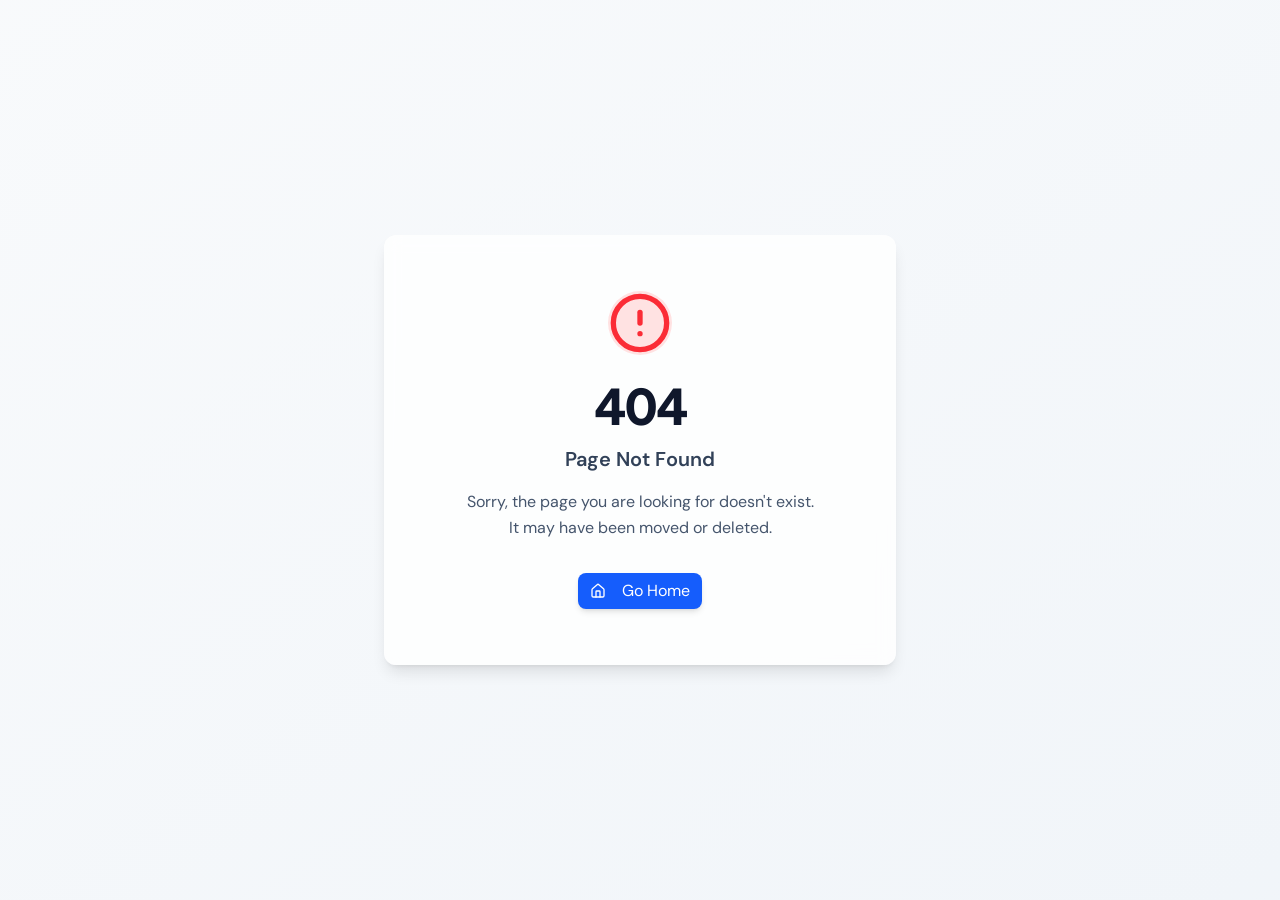
<file: app/index.html>
<!doctype html>
<html lang="el">
  <head>
    <meta charset="UTF-8" />
    <meta name="viewport" content="width=device-width, initial-scale=1.0" />
    <meta name="description" content="PaizoMath — αυτόνομη ιδιωτική εκπαιδευτική εφαρμογή" />
    <title>PaizoMath</title>
    <meta name="theme-color" content="#164d4a" />
    <meta name="mobile-web-app-capable" content="yes" />
    <meta name="apple-mobile-web-app-capable" content="yes" />
    <meta name="apple-mobile-web-app-status-bar-style" content="default" />
    <link rel="manifest" href="../manifest.webmanifest" />
    <script type="module" crossorigin src="../assets/index-BT5Zs9ye.js"></script>
    <link rel="stylesheet" crossorigin href="../assets/index-VvnKvMSq.css">
  </head>
  <body>
    <script id="manus-runtime">window.__MANUS_HOST_DEV__ = false;
(function(){"use strict";var Mr={exports:{}},Kn={};/**
 * @license React
 * react-jsx-runtime.production.js
 *
 * Copyright (c) Meta Platforms, Inc. and affiliates.
 *
 * This source code is licensed under the MIT license found in the
 * LICENSE file in the root directory of this source tree.
 */var $c;function um(){if($c)return Kn;$c=1;var r=Symbol.for("react.transitional.element"),i=Symbol.for("react.fragment");function c(s,d,m){var x=null;if(m!==void 0&&(x=""+m),d.key!==void 0&&(x=""+d.key),"key"in d){m={};for(var R in d)R!=="key"&&(m[R]=d[R])}else m=d;return d=m.ref,{$$typeof:r,type:s,key:x,ref:d!==void 0?d:null,props:m}}return Kn.Fragment=i,Kn.jsx=c,Kn.jsxs=c,Kn}var Fc;function dm(){return Fc||(Fc=1,Mr.exports=um()),Mr.exports}var h=dm(),Ar={exports:{}},Pn={},Rr={exports:{}},Nr={};/**
 * @license React
 * scheduler.production.js
 *
 * Copyright (c) Meta Platforms, Inc. and affiliates.
 *
 * This source code is licensed under the MIT license found in the
 * LICENSE file in the root directory of this source tree.
 */var Ic;function fm(){return Ic||(Ic=1,function(r){function i(A,q){var B=A.length;A.push(q);t:for(;0<B;){var bt=B-1>>>1,p=A[bt];if(0<d(p,q))A[bt]=q,A[B]=p,B=bt;else break t}}function c(A){return A.length===0?null:A[0]}function s(A){if(A.length===0)return null;var q=A[0],B=A.pop();if(B!==q){A[0]=B;t:for(var bt=0,p=A.length,O=p>>>1;bt<O;){var X=2*(bt+1)-1,G=A[X],Z=X+1,st=A[Z];if(0>d(G,B))Z<p&&0>d(st,G)?(A[bt]=st,A[Z]=B,bt=Z):(A[bt]=G,A[X]=B,bt=X);else if(Z<p&&0>d(st,B))A[bt]=st,A[Z]=B,bt=Z;else break t}}return q}function d(A,q){var B=A.sortIndex-q.sortIndex;return B!==0?B:A.id-q.id}if(r.unstable_now=void 0,typeof performance=="object"&&typeof performance.now=="function"){var m=performance;r.unstable_now=function(){return m.now()}}else{var x=Date,R=x.now();r.unstable_now=function(){return x.now()-R}}var C=[],v=[],D=1,j=null,J=3,at=!1,$=!1,nt=!1,ct=!1,ht=typeof setTimeout=="function"?setTimeout:null,St=typeof clearTimeout=="function"?clearTimeout:null,_=typeof setImmediate<"u"?setImmediate:null;function Y(A){for(var q=c(v);q!==null;){if(q.callback===null)s(v);else if(q.startTime<=A)s(v),q.sortIndex=q.expirationTime,i(C,q);else break;q=c(v)}}function H(A){if(nt=!1,Y(A),!$)if(c(C)!==null)$=!0,it||(it=!0,Bt());else{var q=c(v);q!==null&&Mt(H,q.startTime-A)}}var it=!1,rt=-1,V=5,xt=-1;function Be(){return ct?!0:!(r.unstable_now()-xt<V)}function te(){if(ct=!1,it){var A=r.unstable_now();xt=A;var q=!0;try{t:{$=!1,nt&&(nt=!1,St(rt),rt=-1),at=!0;var B=J;try{e:{for(Y(A),j=c(C);j!==null&&!(j.expirationTime>A&&Be());){var bt=j.callback;if(typeof bt=="function"){j.callback=null,J=j.priorityLevel;var p=bt(j.expirationTime<=A);if(A=r.unstable_now(),typeof p=="function"){j.callback=p,Y(A),q=!0;break e}j===c(C)&&s(C),Y(A)}else s(C);j=c(C)}if(j!==null)q=!0;else{var O=c(v);O!==null&&Mt(H,O.startTime-A),q=!1}}break t}finally{j=null,J=B,at=!1}q=void 0}}finally{q?Bt():it=!1}}}var Bt;if(typeof _=="function")Bt=function(){_(te)};else if(typeof MessageChannel<"u"){var me=new MessageChannel,Se=me.port2;me.port1.onmessage=te,Bt=function(){Se.postMessage(null)}}else Bt=function(){ht(te,0)};function Mt(A,q){rt=ht(function(){A(r.unstable_now())},q)}r.unstable_IdlePriority=5,r.unstable_ImmediatePriority=1,r.unstable_LowPriority=4,r.unstable_NormalPriority=3,r.unstable_Profiling=null,r.unstable_UserBlockingPriority=2,r.unstable_cancelCallback=function(A){A.callback=null},r.unstable_forceFrameRate=function(A){0>A||125<A?console.error("forceFrameRate takes a positive int between 0 and 125, forcing frame rates higher than 125 fps is not supported"):V=0<A?Math.floor(1e3/A):5},r.unstable_getCurrentPriorityLevel=function(){return J},r.unstable_next=function(A){switch(J){case 1:case 2:case 3:var q=3;break;default:q=J}var B=J;J=q;try{return A()}finally{J=B}},r.unstable_requestPaint=function(){ct=!0},r.unstable_runWithPriority=function(A,q){switch(A){case 1:case 2:case 3:case 4:case 5:break;default:A=3}var B=J;J=A;try{return q()}finally{J=B}},r.unstable_scheduleCallback=function(A,q,B){var bt=r.unstable_now();switch(typeof B=="object"&&B!==null?(B=B.delay,B=typeof B=="number"&&0<B?bt+B:bt):B=bt,A){case 1:var p=-1;break;case 2:p=250;break;case 5:p=1073741823;break;case 4:p=1e4;break;default:p=5e3}return p=B+p,A={id:D++,callback:q,priorityLevel:A,startTime:B,expirationTime:p,sortIndex:-1},B>bt?(A.sortIndex=B,i(v,A),c(C)===null&&A===c(v)&&(nt?(St(rt),rt=-1):nt=!0,Mt(H,B-bt))):(A.sortIndex=p,i(C,A),$||at||($=!0,it||(it=!0,Bt()))),A},r.unstable_shouldYield=Be,r.unstable_wrapCallback=function(A){var q=J;return function(){var B=J;J=q;try{return A.apply(this,arguments)}finally{J=B}}}}(Nr)),Nr}var tu;function hm(){return tu||(tu=1,Rr.exports=fm()),Rr.exports}var zr={exports:{}},ut={};/**
 * @license React
 * react.production.js
 *
 * Copyright (c) Meta Platforms, Inc. and affiliates.
 *
 * This source code is licensed under the MIT license found in the
 * LICENSE file in the root directory of this source tree.
 */var eu;function mm(){if(eu)return ut;eu=1;var r=Symbol.for("react.transitional.element"),i=Symbol.for("react.portal"),c=Symbol.for("react.fragment"),s=Symbol.for("react.strict_mode"),d=Symbol.for("react.profiler"),m=Symbol.for("react.consumer"),x=Symbol.for("react.context"),R=Symbol.for("react.forward_ref"),C=Symbol.for("react.suspense"),v=Symbol.for("react.memo"),D=Symbol.for("react.lazy"),j=Symbol.iterator;function J(p){return p===null||typeof p!="object"?null:(p=j&&p[j]||p["@@iterator"],typeof p=="function"?p:null)}var at={isMounted:function(){return!1},enqueueForceUpdate:function(){},enqueueReplaceState:function(){},enqueueSetState:function(){}},$=Object.assign,nt={};function ct(p,O,X){this.props=p,this.context=O,this.refs=nt,this.updater=X||at}ct.prototype.isReactComponent={},ct.prototype.setState=function(p,O){if(typeof p!="object"&&typeof p!="function"&&p!=null)throw Error("takes an object of state variables to update or a function which returns an object of state variables.");this.updater.enqueueSetState(this,p,O,"setState")},ct.prototype.forceUpdate=function(p){this.updater.enqueueForceUpdate(this,p,"forceUpdate")};function ht(){}ht.prototype=ct.prototype;function St(p,O,X){this.props=p,this.context=O,this.refs=nt,this.updater=X||at}var _=St.prototype=new ht;_.constructor=St,$(_,ct.prototype),_.isPureReactComponent=!0;var Y=Array.isArray,H={H:null,A:null,T:null,S:null,V:null},it=Object.prototype.hasOwnProperty;function rt(p,O,X,G,Z,st){return X=st.ref,{$$typeof:r,type:p,key:O,ref:X!==void 0?X:null,props:st}}function V(p,O){return rt(p.type,O,void 0,void 0,void 0,p.props)}function xt(p){return typeof p=="object"&&p!==null&&p.$$typeof===r}function Be(p){var O={"=":"=0",":":"=2"};return"$"+p.replace(/[=:]/g,function(X){return O[X]})}var te=/\/+/g;function Bt(p,O){return typeof p=="object"&&p!==null&&p.key!=null?Be(""+p.key):O.toString(36)}function me(){}function Se(p){switch(p.status){case"fulfilled":return p.value;case"rejected":throw p.reason;default:switch(typeof p.status=="string"?p.then(me,me):(p.status="pending",p.then(function(O){p.status==="pending"&&(p.status="fulfilled",p.value=O)},function(O){p.status==="pending"&&(p.status="rejected",p.reason=O)})),p.status){case"fulfilled":return p.value;case"rejected":throw p.reason}}throw p}function Mt(p,O,X,G,Z){var st=typeof p;(st==="undefined"||st==="boolean")&&(p=null);var I=!1;if(p===null)I=!0;else switch(st){case"bigint":case"string":case"number":I=!0;break;case"object":switch(p.$$typeof){case r:case i:I=!0;break;case D:return I=p._init,Mt(I(p._payload),O,X,G,Z)}}if(I)return Z=Z(p),I=G===""?"."+Bt(p,0):G,Y(Z)?(X="",I!=null&&(X=I.replace(te,"$&/")+"/"),Mt(Z,O,X,"",function(Jt){return Jt})):Z!=null&&(xt(Z)&&(Z=V(Z,X+(Z.key==null||p&&p.key===Z.key?"":(""+Z.key).replace(te,"$&/")+"/")+I)),O.push(Z)),1;I=0;var gt=G===""?".":G+":";if(Y(p))for(var Tt=0;Tt<p.length;Tt++)G=p[Tt],st=gt+Bt(G,Tt),I+=Mt(G,O,X,st,Z);else if(Tt=J(p),typeof Tt=="function")for(p=Tt.call(p),Tt=0;!(G=p.next()).done;)G=G.value,st=gt+Bt(G,Tt++),I+=Mt(G,O,X,st,Z);else if(st==="object"){if(typeof p.then=="function")return Mt(Se(p),O,X,G,Z);throw O=String(p),Error("Objects are not valid as a React child (found: "+(O==="[object Object]"?"object with keys {"+Object.keys(p).join(", ")+"}":O)+"). If you meant to render a collection of children, use an array instead.")}return I}function A(p,O,X){if(p==null)return p;var G=[],Z=0;return Mt(p,G,"","",function(st){return O.call(X,st,Z++)}),G}function q(p){if(p._status===-1){var O=p._result;O=O(),O.then(function(X){(p._status===0||p._status===-1)&&(p._status=1,p._result=X)},function(X){(p._status===0||p._status===-1)&&(p._status=2,p._result=X)}),p._status===-1&&(p._status=0,p._result=O)}if(p._status===1)return p._result.default;throw p._result}var B=typeof reportError=="function"?reportError:function(p){if(typeof window=="object"&&typeof window.ErrorEvent=="function"){var O=new window.ErrorEvent("error",{bubbles:!0,cancelable:!0,message:typeof p=="object"&&p!==null&&typeof p.message=="string"?String(p.message):String(p),error:p});if(!window.dispatchEvent(O))return}else if(typeof process=="object"&&typeof process.emit=="function"){process.emit("uncaughtException",p);return}console.error(p)};function bt(){}return ut.Children={map:A,forEach:function(p,O,X){A(p,function(){O.apply(this,arguments)},X)},count:function(p){var O=0;return A(p,function(){O++}),O},toArray:function(p){return A(p,function(O){return O})||[]},only:function(p){if(!xt(p))throw Error("React.Children.only expected to receive a single React element child.");return p}},ut.Component=ct,ut.Fragment=c,ut.Profiler=d,ut.PureComponent=St,ut.StrictMode=s,ut.Suspense=C,ut.__CLIENT_INTERNALS_DO_NOT_USE_OR_WARN_USERS_THEY_CANNOT_UPGRADE=H,ut.__COMPILER_RUNTIME={__proto__:null,c:function(p){return H.H.useMemoCache(p)}},ut.cache=function(p){return function(){return p.apply(null,arguments)}},ut.cloneElement=function(p,O,X){if(p==null)throw Error("The argument must be a React element, but you passed "+p+".");var G=$({},p.props),Z=p.key,st=void 0;if(O!=null)for(I in O.ref!==void 0&&(st=void 0),O.key!==void 0&&(Z=""+O.key),O)!it.call(O,I)||I==="key"||I==="__self"||I==="__source"||I==="ref"&&O.ref===void 0||(G[I]=O[I]);var I=arguments.length-2;if(I===1)G.children=X;else if(1<I){for(var gt=Array(I),Tt=0;Tt<I;Tt++)gt[Tt]=arguments[Tt+2];G.children=gt}return rt(p.type,Z,void 0,void 0,st,G)},ut.createContext=function(p){return p={$$typeof:x,_currentValue:p,_currentValue2:p,_threadCount:0,Provider:null,Consumer:null},p.Provider=p,p.Consumer={$$typeof:m,_context:p},p},ut.createElement=function(p,O,X){var G,Z={},st=null;if(O!=null)for(G in O.key!==void 0&&(st=""+O.key),O)it.call(O,G)&&G!=="key"&&G!=="__self"&&G!=="__source"&&(Z[G]=O[G]);var I=arguments.length-2;if(I===1)Z.children=X;else if(1<I){for(var gt=Array(I),Tt=0;Tt<I;Tt++)gt[Tt]=arguments[Tt+2];Z.children=gt}if(p&&p.defaultProps)for(G in I=p.defaultProps,I)Z[G]===void 0&&(Z[G]=I[G]);return rt(p,st,void 0,void 0,null,Z)},ut.createRef=function(){return{current:null}},ut.forwardRef=function(p){return{$$typeof:R,render:p}},ut.isValidElement=xt,ut.lazy=function(p){return{$$typeof:D,_payload:{_status:-1,_result:p},_init:q}},ut.memo=function(p,O){return{$$typeof:v,type:p,compare:O===void 0?null:O}},ut.startTransition=function(p){var O=H.T,X={};H.T=X;try{var G=p(),Z=H.S;Z!==null&&Z(X,G),typeof G=="object"&&G!==null&&typeof G.then=="function"&&G.then(bt,B)}catch(st){B(st)}finally{H.T=O}},ut.unstable_useCacheRefresh=function(){return H.H.useCacheRefresh()},ut.use=function(p){return H.H.use(p)},ut.useActionState=function(p,O,X){return H.H.useActionState(p,O,X)},ut.useCallback=function(p,O){return H.H.useCallback(p,O)},ut.useContext=function(p){return H.H.useContext(p)},ut.useDebugValue=function(){},ut.useDeferredValue=function(p,O){return H.H.useDeferredValue(p,O)},ut.useEffect=function(p,O,X){var G=H.H;if(typeof X=="function")throw Error("useEffect CRUD overload is not enabled in this build of React.");return G.useEffect(p,O)},ut.useId=function(){return H.H.useId()},ut.useImperativeHandle=function(p,O,X){return H.H.useImperativeHandle(p,O,X)},ut.useInsertionEffect=function(p,O){return H.H.useInsertionEffect(p,O)},ut.useLayoutEffect=function(p,O){return H.H.useLayoutEffect(p,O)},ut.useMemo=function(p,O){return H.H.useMemo(p,O)},ut.useOptimistic=function(p,O){return H.H.useOptimistic(p,O)},ut.useReducer=function(p,O,X){return H.H.useReducer(p,O,X)},ut.useRef=function(p){return H.H.useRef(p)},ut.useState=function(p){return H.H.useState(p)},ut.useSyncExternalStore=function(p,O,X){return H.H.useSyncExternalStore(p,O,X)},ut.useTransition=function(){return H.H.useTransition()},ut.version="19.1.1",ut}var lu;function _r(){return lu||(lu=1,zr.exports=mm()),zr.exports}var kr={exports:{}},he={};/**
 * @license React
 * react-dom.production.js
 *
 * Copyright (c) Meta Platforms, Inc. and affiliates.
 *
 * This source code is licensed under the MIT license found in the
 * LICENSE file in the root directory of this source tree.
 */var au;function gm(){if(au)return he;au=1;var r=_r();function i(C){var v="https://react.dev/errors/"+C;if(1<arguments.length){v+="?args[]="+encodeURIComponent(arguments[1]);for(var D=2;D<arguments.length;D++)v+="&args[]="+encodeURIComponent(arguments[D])}return"Minified React error #"+C+"; visit "+v+" for the full message or use the non-minified dev environment for full errors and additional helpful warnings."}function c(){}var s={d:{f:c,r:function(){throw Error(i(522))},D:c,C:c,L:c,m:c,X:c,S:c,M:c},p:0,findDOMNode:null},d=Symbol.for("react.portal");function m(C,v,D){var j=3<arguments.length&&arguments[3]!==void 0?arguments[3]:null;return{$$typeof:d,key:j==null?null:""+j,children:C,containerInfo:v,implementation:D}}var x=r.__CLIENT_INTERNALS_DO_NOT_USE_OR_WARN_USERS_THEY_CANNOT_UPGRADE;function R(C,v){if(C==="font")return"";if(typeof v=="string")return v==="use-credentials"?v:""}return he.__DOM_INTERNALS_DO_NOT_USE_OR_WARN_USERS_THEY_CANNOT_UPGRADE=s,he.createPortal=function(C,v){var D=2<arguments.length&&arguments[2]!==void 0?arguments[2]:null;if(!v||v.nodeType!==1&&v.nodeType!==9&&v.nodeType!==11)throw Error(i(299));return m(C,v,null,D)},he.flushSync=function(C){var v=x.T,D=s.p;try{if(x.T=null,s.p=2,C)return C()}finally{x.T=v,s.p=D,s.d.f()}},he.preconnect=function(C,v){typeof C=="string"&&(v?(v=v.crossOrigin,v=typeof v=="string"?v==="use-credentials"?v:"":void 0):v=null,s.d.C(C,v))},he.prefetchDNS=function(C){typeof C=="string"&&s.d.D(C)},he.preinit=function(C,v){if(typeof C=="string"&&v&&typeof v.as=="string"){var D=v.as,j=R(D,v.crossOrigin),J=typeof v.integrity=="string"?v.integrity:void 0,at=typeof v.fetchPriority=="string"?v.fetchPriority:void 0;D==="style"?s.d.S(C,typeof v.precedence=="string"?v.precedence:void 0,{crossOrigin:j,integrity:J,fetchPriority:at}):D==="script"&&s.d.X(C,{crossOrigin:j,integrity:J,fetchPriority:at,nonce:typeof v.nonce=="string"?v.nonce:void 0})}},he.preinitModule=function(C,v){if(typeof C=="string")if(typeof v=="object"&&v!==null){if(v.as==null||v.as==="script"){var D=R(v.as,v.crossOrigin);s.d.M(C,{crossOrigin:D,integrity:typeof v.integrity=="string"?v.integrity:void 0,nonce:typeof v.nonce=="string"?v.nonce:void 0})}}else v==null&&s.d.M(C)},he.preload=function(C,v){if(typeof C=="string"&&typeof v=="object"&&v!==null&&typeof v.as=="string"){var D=v.as,j=R(D,v.crossOrigin);s.d.L(C,D,{crossOrigin:j,integrity:typeof v.integrity=="string"?v.integrity:void 0,nonce:typeof v.nonce=="string"?v.nonce:void 0,type:typeof v.type=="string"?v.type:void 0,fetchPriority:typeof v.fetchPriority=="string"?v.fetchPriority:void 0,referrerPolicy:typeof v.referrerPolicy=="string"?v.referrerPolicy:void 0,imageSrcSet:typeof v.imageSrcSet=="string"?v.imageSrcSet:void 0,imageSizes:typeof v.imageSizes=="string"?v.imageSizes:void 0,media:typeof v.media=="string"?v.media:void 0})}},he.preloadModule=function(C,v){if(typeof C=="string")if(v){var D=R(v.as,v.crossOrigin);s.d.m(C,{as:typeof v.as=="string"&&v.as!=="script"?v.as:void 0,crossOrigin:D,integrity:typeof v.integrity=="string"?v.integrity:void 0})}else s.d.m(C)},he.requestFormReset=function(C){s.d.r(C)},he.unstable_batchedUpdates=function(C,v){return C(v)},he.useFormState=function(C,v,D){return x.H.useFormState(C,v,D)},he.useFormStatus=function(){return x.H.useHostTransitionStatus()},he.version="19.1.1",he}var nu;function pm(){if(nu)return kr.exports;nu=1;function r(){if(!(typeof __REACT_DEVTOOLS_GLOBAL_HOOK__>"u"||typeof __REACT_DEVTOOLS_GLOBAL_HOOK__.checkDCE!="function"))try{__REACT_DEVTOOLS_GLOBAL_HOOK__.checkDCE(r)}catch(i){console.error(i)}}return r(),kr.exports=gm(),kr.exports}/**
 * @license React
 * react-dom-client.production.js
 *
 * Copyright (c) Meta Platforms, Inc. and affiliates.
 *
 * This source code is licensed under the MIT license found in the
 * LICENSE file in the root directory of this source tree.
 */var ou;function ym(){if(ou)return Pn;ou=1;var r=hm(),i=_r(),c=pm();function s(t){var e="https://react.dev/errors/"+t;if(1<arguments.length){e+="?args[]="+encodeURIComponent(arguments[1]);for(var l=2;l<arguments.length;l++)e+="&args[]="+encodeURIComponent(arguments[l])}return"Minified React error #"+t+"; visit "+e+" for the full message or use the non-minified dev environment for full errors and additional helpful warnings."}function d(t){return!(!t||t.nodeType!==1&&t.nodeType!==9&&t.nodeType!==11)}function m(t){var e=t,l=t;if(t.alternate)for(;e.return;)e=e.return;else{t=e;do e=t,(e.flags&4098)!==0&&(l=e.return),t=e.return;while(t)}return e.tag===3?l:null}function x(t){if(t.tag===13){var e=t.memoizedState;if(e===null&&(t=t.alternate,t!==null&&(e=t.memoizedState)),e!==null)return e.dehydrated}return null}function R(t){if(m(t)!==t)throw Error(s(188))}function C(t){var e=t.alternate;if(!e){if(e=m(t),e===null)throw Error(s(188));return e!==t?null:t}for(var l=t,a=e;;){var n=l.return;if(n===null)break;var o=n.alternate;if(o===null){if(a=n.return,a!==null){l=a;continue}break}if(n.child===o.child){for(o=n.child;o;){if(o===l)return R(n),t;if(o===a)return R(n),e;o=o.sibling}throw Error(s(188))}if(l.return!==a.return)l=n,a=o;else{for(var u=!1,f=n.child;f;){if(f===l){u=!0,l=n,a=o;break}if(f===a){u=!0,a=n,l=o;break}f=f.sibling}if(!u){for(f=o.child;f;){if(f===l){u=!0,l=o,a=n;break}if(f===a){u=!0,a=o,l=n;break}f=f.sibling}if(!u)throw Error(s(189))}}if(l.alternate!==a)throw Error(s(190))}if(l.tag!==3)throw Error(s(188));return l.stateNode.current===l?t:e}function v(t){var e=t.tag;if(e===5||e===26||e===27||e===6)return t;for(t=t.child;t!==null;){if(e=v(t),e!==null)return e;t=t.sibling}return null}var D=Object.assign,j=Symbol.for("react.element"),J=Symbol.for("react.transitional.element"),at=Symbol.for("react.portal"),$=Symbol.for("react.fragment"),nt=Symbol.for("react.strict_mode"),ct=Symbol.for("react.profiler"),ht=Symbol.for("react.provider"),St=Symbol.for("react.consumer"),_=Symbol.for("react.context"),Y=Symbol.for("react.forward_ref"),H=Symbol.for("react.suspense"),it=Symbol.for("react.suspense_list"),rt=Symbol.for("react.memo"),V=Symbol.for("react.lazy"),xt=Symbol.for("react.activity"),Be=Symbol.for("react.memo_cache_sentinel"),te=Symbol.iterator;function Bt(t){return t===null||typeof t!="object"?null:(t=te&&t[te]||t["@@iterator"],typeof t=="function"?t:null)}var me=Symbol.for("react.client.reference");function Se(t){if(t==null)return null;if(typeof t=="function")return t.$$typeof===me?null:t.displayName||t.name||null;if(typeof t=="string")return t;switch(t){case $:return"Fragment";case ct:return"Profiler";case nt:return"StrictMode";case H:return"Suspense";case it:return"SuspenseList";case xt:return"Activity"}if(typeof t=="object")switch(t.$$typeof){case at:return"Portal";case _:return(t.displayName||"Context")+".Provider";case St:return(t._context.displayName||"Context")+".Consumer";case Y:var e=t.render;return t=t.displayName,t||(t=e.displayName||e.name||"",t=t!==""?"ForwardRef("+t+")":"ForwardRef"),t;case rt:return e=t.displayName||null,e!==null?e:Se(t.type)||"Memo";case V:e=t._payload,t=t._init;try{return Se(t(e))}catch{}}return null}var Mt=Array.isArray,A=i.__CLIENT_INTERNALS_DO_NOT_USE_OR_WARN_USERS_THEY_CANNOT_UPGRADE,q=c.__DOM_INTERNALS_DO_NOT_USE_OR_WARN_USERS_THEY_CANNOT_UPGRADE,B={pending:!1,data:null,method:null,action:null},bt=[],p=-1;function O(t){return{current:t}}function X(t){0>p||(t.current=bt[p],bt[p]=null,p--)}function G(t,e){p++,bt[p]=t.current,t.current=e}var Z=O(null),st=O(null),I=O(null),gt=O(null);function Tt(t,e){switch(G(I,e),G(st,t),G(Z,null),e.nodeType){case 9:case 11:t=(t=e.documentElement)&&(t=t.namespaceURI)?Hh(t):0;break;default:if(t=e.tagName,e=e.namespaceURI)e=Hh(e),t=Uh(e,t);else switch(t){case"svg":t=1;break;case"math":t=2;break;default:t=0}}X(Z),G(Z,t)}function Jt(){X(Z),X(st),X(I)}function Ke(t){t.memoizedState!==null&&G(gt,t);var e=Z.current,l=Uh(e,t.type);e!==l&&(G(st,t),G(Z,l))}function Ce(t){st.current===t&&(X(Z),X(st)),gt.current===t&&(X(gt),Wo._currentValue=B)}var Pe=Object.prototype.hasOwnProperty,yl=r.unstable_scheduleCallback,sn=r.unstable_cancelCallback,Ca=r.unstable_shouldYield,ri=r.unstable_requestPaint,ge=r.unstable_now,si=r.unstable_getCurrentPriorityLevel,Ul=r.unstable_ImmediatePriority,Fn=r.unstable_UserBlockingPriority,nl=r.unstable_NormalPriority,ci=r.unstable_LowPriority,Gl=r.unstable_IdlePriority,ui=r.log,Ea=r.unstable_setDisableYieldValue,ql=null,Wt=null;function Je(t){if(typeof ui=="function"&&Ea(t),Wt&&typeof Wt.setStrictMode=="function")try{Wt.setStrictMode(ql,t)}catch{}}var $t=Math.clz32?Math.clz32:fi,di=Math.log,Ta=Math.LN2;function fi(t){return t>>>=0,t===0?32:31-(di(t)/Ta|0)|0}var L=256,cn=4194304;function vl(t){var e=t&42;if(e!==0)return e;switch(t&-t){case 1:return 1;case 2:return 2;case 4:return 4;case 8:return 8;case 16:return 16;case 32:return 32;case 64:return 64;case 128:return 128;case 256:case 512:case 1024:case 2048:case 4096:case 8192:case 16384:case 32768:case 65536:case 131072:case 262144:case 524288:case 1048576:case 2097152:return t&4194048;case 4194304:case 8388608:case 16777216:case 33554432:return t&62914560;case 67108864:return 67108864;case 134217728:return 134217728;case 268435456:return 268435456;case 536870912:return 536870912;case 1073741824:return 0;default:return t}}function un(t,e,l){var a=t.pendingLanes;if(a===0)return 0;var n=0,o=t.suspendedLanes,u=t.pingedLanes;t=t.warmLanes;var f=a&134217727;return f!==0?(a=f&~o,a!==0?n=vl(a):(u&=f,u!==0?n=vl(u):l||(l=f&~t,l!==0&&(n=vl(l))))):(f=a&~o,f!==0?n=vl(f):u!==0?n=vl(u):l||(l=a&~t,l!==0&&(n=vl(l)))),n===0?0:e!==0&&e!==n&&(e&o)===0&&(o=n&-n,l=e&-e,o>=l||o===32&&(l&4194048)!==0)?e:n}function Dt(t,e){return(t.pendingLanes&~(t.suspendedLanes&~t.pingedLanes)&e)===0}function In(t,e){switch(t){case 1:case 2:case 4:case 8:case 64:return e+250;case 16:case 32:case 128:case 256:case 512:case 1024:case 2048:case 4096:case 8192:case 16384:case 32768:case 65536:case 131072:case 262144:case 524288:case 1048576:case 2097152:return e+5e3;case 4194304:case 8388608:case 16777216:case 33554432:return-1;case 67108864:case 134217728:case 268435456:case 536870912:case 1073741824:return-1;default:return-1}}function to(){var t=L;return L<<=1,(L&4194048)===0&&(L=256),t}function hi(){var t=cn;return cn<<=1,(cn&62914560)===0&&(cn=4194304),t}function eo(t){for(var e=[],l=0;31>l;l++)e.push(t);return e}function Da(t,e){t.pendingLanes|=e,e!==268435456&&(t.suspendedLanes=0,t.pingedLanes=0,t.warmLanes=0)}function Ir(t,e,l,a,n,o){var u=t.pendingLanes;t.pendingLanes=l,t.suspendedLanes=0,t.pingedLanes=0,t.warmLanes=0,t.expiredLanes&=l,t.entangledLanes&=l,t.errorRecoveryDisabledLanes&=l,t.shellSuspendCounter=0;var f=t.entanglements,g=t.expirationTimes,S=t.hiddenUpdates;for(l=u&~l;0<l;){var N=31-$t(l),k=1<<N;f[N]=0,g[N]=-1;var E=S[N];if(E!==null)for(S[N]=null,N=0;N<E.length;N++){var T=E[N];T!==null&&(T.lane&=-536870913)}l&=~k}a!==0&&mi(t,a,0),o!==0&&n===0&&t.tag!==0&&(t.suspendedLanes|=o&~(u&~e))}function mi(t,e,l){t.pendingLanes|=e,t.suspendedLanes&=~e;var a=31-$t(e);t.entangledLanes|=e,t.entanglements[a]=t.entanglements[a]|1073741824|l&4194090}function gi(t,e){var l=t.entangledLanes|=e;for(t=t.entanglements;l;){var a=31-$t(l),n=1<<a;n&e|t[a]&e&&(t[a]|=e),l&=~n}}function lo(t){switch(t){case 2:t=1;break;case 8:t=4;break;case 32:t=16;break;case 256:case 512:case 1024:case 2048:case 4096:case 8192:case 16384:case 32768:case 65536:case 131072:case 262144:case 524288:case 1048576:case 2097152:case 4194304:case 8388608:case 16777216:case 33554432:t=128;break;case 268435456:t=134217728;break;default:t=0}return t}function ao(t){return t&=-t,2<t?8<t?(t&134217727)!==0?32:268435456:8:2}function pi(){var t=q.p;return t!==0?t:(t=window.event,t===void 0?32:nm(t.type))}function ts(t,e){var l=q.p;try{return q.p=t,e()}finally{q.p=l}}var ol=Math.random().toString(36).slice(2),ee="__reactFiber$"+ol,pe="__reactProps$"+ol,Yl="__reactContainer$"+ol,no="__reactEvents$"+ol,es="__reactListeners$"+ol,ls="__reactHandles$"+ol,yi="__reactResources$"+ol,Ma="__reactMarker$"+ol;function oo(t){delete t[ee],delete t[pe],delete t[no],delete t[es],delete t[ls]}function Vl(t){var e=t[ee];if(e)return e;for(var l=t.parentNode;l;){if(e=l[Yl]||l[ee]){if(l=e.alternate,e.child!==null||l!==null&&l.child!==null)for(t=Vh(t);t!==null;){if(l=t[ee])return l;t=Vh(t)}return e}t=l,l=t.parentNode}return null}function Xl(t){if(t=t[ee]||t[Yl]){var e=t.tag;if(e===5||e===6||e===13||e===26||e===27||e===3)return t}return null}function Aa(t){var e=t.tag;if(e===5||e===26||e===27||e===6)return t.stateNode;throw Error(s(33))}function Zl(t){var e=t[yi];return e||(e=t[yi]={hoistableStyles:new Map,hoistableScripts:new Map}),e}function Vt(t){t[Ma]=!0}var vi=new Set,bi={};function bl(t,e){We(t,e),We(t+"Capture",e)}function We(t,e){for(bi[t]=e,t=0;t<e.length;t++)vi.add(e[t])}var as=RegExp("^[:A-Z_a-z\\u00C0-\\u00D6\\u00D8-\\u00F6\\u00F8-\\u02FF\\u0370-\\u037D\\u037F-\\u1FFF\\u200C-\\u200D\\u2070-\\u218F\\u2C00-\\u2FEF\\u3001-\\uD7FF\\uF900-\\uFDCF\\uFDF0-\\uFFFD][:A-Z_a-z\\u00C0-\\u00D6\\u00D8-\\u00F6\\u00F8-\\u02FF\\u0370-\\u037D\\u037F-\\u1FFF\\u200C-\\u200D\\u2070-\\u218F\\u2C00-\\u2FEF\\u3001-\\uD7FF\\uF900-\\uFDCF\\uFDF0-\\uFFFD\\-.0-9\\u00B7\\u0300-\\u036F\\u203F-\\u2040]*$"),xi={},wi={};function Ra(t){return Pe.call(wi,t)?!0:Pe.call(xi,t)?!1:as.test(t)?wi[t]=!0:(xi[t]=!0,!1)}function M(t,e,l){if(Ra(e))if(l===null)t.removeAttribute(e);else{switch(typeof l){case"undefined":case"function":case"symbol":t.removeAttribute(e);return;case"boolean":var a=e.toLowerCase().slice(0,5);if(a!=="data-"&&a!=="aria-"){t.removeAttribute(e);return}}t.setAttribute(e,""+l)}}function tt(t,e,l){if(l===null)t.removeAttribute(e);else{switch(typeof l){case"undefined":case"function":case"symbol":case"boolean":t.removeAttribute(e);return}t.setAttribute(e,""+l)}}function Ot(t,e,l,a){if(a===null)t.removeAttribute(l);else{switch(typeof a){case"undefined":case"function":case"symbol":case"boolean":t.removeAttribute(l);return}t.setAttributeNS(e,l,""+a)}}var le,Ee;function ae(t){if(le===void 0)try{throw Error()}catch(l){var e=l.stack.trim().match(/\n( *(at )?)/);le=e&&e[1]||"",Ee=-1<l.stack.indexOf(`
    at`)?" (<anonymous>)":-1<l.stack.indexOf("@")?"@unknown:0:0":""}return`
`+le+t+Ee}var Le=!1;function He(t,e){if(!t||Le)return"";Le=!0;var l=Error.prepareStackTrace;Error.prepareStackTrace=void 0;try{var a={DetermineComponentFrameRoot:function(){try{if(e){var k=function(){throw Error()};if(Object.defineProperty(k.prototype,"props",{set:function(){throw Error()}}),typeof Reflect=="object"&&Reflect.construct){try{Reflect.construct(k,[])}catch(T){var E=T}Reflect.construct(t,[],k)}else{try{k.call()}catch(T){E=T}t.call(k.prototype)}}else{try{throw Error()}catch(T){E=T}(k=t())&&typeof k.catch=="function"&&k.catch(function(){})}}catch(T){if(T&&E&&typeof T.stack=="string")return[T.stack,E.stack]}return[null,null]}};a.DetermineComponentFrameRoot.displayName="DetermineComponentFrameRoot";var n=Object.getOwnPropertyDescriptor(a.DetermineComponentFrameRoot,"name");n&&n.configurable&&Object.defineProperty(a.DetermineComponentFrameRoot,"name",{value:"DetermineComponentFrameRoot"});var o=a.DetermineComponentFrameRoot(),u=o[0],f=o[1];if(u&&f){var g=u.split(`
`),S=f.split(`
`);for(n=a=0;a<g.length&&!g[a].includes("DetermineComponentFrameRoot");)a++;for(;n<S.length&&!S[n].includes("DetermineComponentFrameRoot");)n++;if(a===g.length||n===S.length)for(a=g.length-1,n=S.length-1;1<=a&&0<=n&&g[a]!==S[n];)n--;for(;1<=a&&0<=n;a--,n--)if(g[a]!==S[n]){if(a!==1||n!==1)do if(a--,n--,0>n||g[a]!==S[n]){var N=`
`+g[a].replace(" at new "," at ");return t.displayName&&N.includes("<anonymous>")&&(N=N.replace("<anonymous>",t.displayName)),N}while(1<=a&&0<=n);break}}}finally{Le=!1,Error.prepareStackTrace=l}return(l=t?t.displayName||t.name:"")?ae(l):""}function Ql(t){switch(t.tag){case 26:case 27:case 5:return ae(t.type);case 16:return ae("Lazy");case 13:return ae("Suspense");case 19:return ae("SuspenseList");case 0:case 15:return He(t.type,!1);case 11:return He(t.type.render,!1);case 1:return He(t.type,!0);case 31:return ae("Activity");default:return""}}function xl(t){try{var e="";do e+=Ql(t),t=t.return;while(t);return e}catch(l){return`
Error generating stack: `+l.message+`
`+l.stack}}function Xt(t){switch(typeof t){case"bigint":case"boolean":case"number":case"string":case"undefined":return t;case"object":return t;default:return""}}function il(t){var e=t.type;return(t=t.nodeName)&&t.toLowerCase()==="input"&&(e==="checkbox"||e==="radio")}function ve(t){var e=il(t)?"checked":"value",l=Object.getOwnPropertyDescriptor(t.constructor.prototype,e),a=""+t[e];if(!t.hasOwnProperty(e)&&typeof l<"u"&&typeof l.get=="function"&&typeof l.set=="function"){var n=l.get,o=l.set;return Object.defineProperty(t,e,{configurable:!0,get:function(){return n.call(this)},set:function(u){a=""+u,o.call(this,u)}}),Object.defineProperty(t,e,{enumerable:l.enumerable}),{getValue:function(){return a},setValue:function(u){a=""+u},stopTracking:function(){t._valueTracker=null,delete t[e]}}}}function re(t){t._valueTracker||(t._valueTracker=ve(t))}function rl(t){if(!t)return!1;var e=t._valueTracker;if(!e)return!0;var l=e.getValue(),a="";return t&&(a=il(t)?t.checked?"true":"false":t.value),t=a,t!==l?(e.setValue(t),!0):!1}function wl(t){if(t=t||(typeof document<"u"?document:void 0),typeof t>"u")return null;try{return t.activeElement||t.body}catch{return t.body}}var dn=/[\n"\\]/g;function se(t){return t.replace(dn,function(e){return"\\"+e.charCodeAt(0).toString(16)+" "})}function Kl(t,e,l,a,n,o,u,f){t.name="",u!=null&&typeof u!="function"&&typeof u!="symbol"&&typeof u!="boolean"?t.type=u:t.removeAttribute("type"),e!=null?u==="number"?(e===0&&t.value===""||t.value!=e)&&(t.value=""+Xt(e)):t.value!==""+Xt(e)&&(t.value=""+Xt(e)):u!=="submit"&&u!=="reset"||t.removeAttribute("value"),e!=null?Pl(t,u,Xt(e)):l!=null?Pl(t,u,Xt(l)):a!=null&&t.removeAttribute("value"),n==null&&o!=null&&(t.defaultChecked=!!o),n!=null&&(t.checked=n&&typeof n!="function"&&typeof n!="symbol"),f!=null&&typeof f!="function"&&typeof f!="symbol"&&typeof f!="boolean"?t.name=""+Xt(f):t.removeAttribute("name")}function Na(t,e,l,a,n,o,u,f){if(o!=null&&typeof o!="function"&&typeof o!="symbol"&&typeof o!="boolean"&&(t.type=o),e!=null||l!=null){if(!(o!=="submit"&&o!=="reset"||e!=null))return;l=l!=null?""+Xt(l):"",e=e!=null?""+Xt(e):l,f||e===t.value||(t.value=e),t.defaultValue=e}a=a??n,a=typeof a!="function"&&typeof a!="symbol"&&!!a,t.checked=f?t.checked:!!a,t.defaultChecked=!!a,u!=null&&typeof u!="function"&&typeof u!="symbol"&&typeof u!="boolean"&&(t.name=u)}function Pl(t,e,l){e==="number"&&wl(t.ownerDocument)===t||t.defaultValue===""+l||(t.defaultValue=""+l)}function $e(t,e,l,a){if(t=t.options,e){e={};for(var n=0;n<l.length;n++)e["$"+l[n]]=!0;for(l=0;l<t.length;l++)n=e.hasOwnProperty("$"+t[l].value),t[l].selected!==n&&(t[l].selected=n),n&&a&&(t[l].defaultSelected=!0)}else{for(l=""+Xt(l),e=null,n=0;n<t.length;n++){if(t[n].value===l){t[n].selected=!0,a&&(t[n].defaultSelected=!0);return}e!==null||t[n].disabled||(e=t[n])}e!==null&&(e.selected=!0)}}function za(t,e,l){if(e!=null&&(e=""+Xt(e),e!==t.value&&(t.value=e),l==null)){t.defaultValue!==e&&(t.defaultValue=e);return}t.defaultValue=l!=null?""+Xt(l):""}function _a(t,e,l,a){if(e==null){if(a!=null){if(l!=null)throw Error(s(92));if(Mt(a)){if(1<a.length)throw Error(s(93));a=a[0]}l=a}l==null&&(l=""),e=l}l=Xt(e),t.defaultValue=l,a=t.textContent,a===l&&a!==""&&a!==null&&(t.value=a)}function Fe(t,e){if(e){var l=t.firstChild;if(l&&l===t.lastChild&&l.nodeType===3){l.nodeValue=e;return}}t.textContent=e}var fn=new Set("animationIterationCount aspectRatio borderImageOutset borderImageSlice borderImageWidth boxFlex boxFlexGroup boxOrdinalGroup columnCount columns flex flexGrow flexPositive flexShrink flexNegative flexOrder gridArea gridRow gridRowEnd gridRowSpan gridRowStart gridColumn gridColumnEnd gridColumnSpan gridColumnStart fontWeight lineClamp lineHeight opacity order orphans scale tabSize widows zIndex zoom fillOpacity floodOpacity stopOpacity strokeDasharray strokeDashoffset strokeMiterlimit strokeOpacity strokeWidth MozAnimationIterationCount MozBoxFlex MozBoxFlexGroup MozLineClamp msAnimationIterationCount msFlex msZoom msFlexGrow msFlexNegative msFlexOrder msFlexPositive msFlexShrink msGridColumn msGridColumnSpan msGridRow msGridRowSpan WebkitAnimationIterationCount WebkitBoxFlex WebKitBoxFlexGroup WebkitBoxOrdinalGroup WebkitColumnCount WebkitColumns WebkitFlex WebkitFlexGrow WebkitFlexPositive WebkitFlexShrink WebkitLineClamp".split(" "));function ka(t,e,l){var a=e.indexOf("--")===0;l==null||typeof l=="boolean"||l===""?a?t.setProperty(e,""):e==="float"?t.cssFloat="":t[e]="":a?t.setProperty(e,l):typeof l!="number"||l===0||fn.has(e)?e==="float"?t.cssFloat=l:t[e]=(""+l).trim():t[e]=l+"px"}function Oa(t,e,l){if(e!=null&&typeof e!="object")throw Error(s(62));if(t=t.style,l!=null){for(var a in l)!l.hasOwnProperty(a)||e!=null&&e.hasOwnProperty(a)||(a.indexOf("--")===0?t.setProperty(a,""):a==="float"?t.cssFloat="":t[a]="");for(var n in e)a=e[n],e.hasOwnProperty(n)&&l[n]!==a&&ka(t,n,a)}else for(var o in e)e.hasOwnProperty(o)&&ka(t,o,e[o])}function ja(t){if(t.indexOf("-")===-1)return!1;switch(t){case"annotation-xml":case"color-profile":case"font-face":case"font-face-src":case"font-face-uri":case"font-face-format":case"font-face-name":case"missing-glyph":return!1;default:return!0}}var Si=new Map([["acceptCharset","accept-charset"],["htmlFor","for"],["httpEquiv","http-equiv"],["crossOrigin","crossorigin"],["accentHeight","accent-height"],["alignmentBaseline","alignment-baseline"],["arabicForm","arabic-form"],["baselineShift","baseline-shift"],["capHeight","cap-height"],["clipPath","clip-path"],["clipRule","clip-rule"],["colorInterpolation","color-interpolation"],["colorInterpolationFilters","color-interpolation-filters"],["colorProfile","color-profile"],["colorRendering","color-rendering"],["dominantBaseline","dominant-baseline"],["enableBackground","enable-background"],["fillOpacity","fill-opacity"],["fillRule","fill-rule"],["floodColor","flood-color"],["floodOpacity","flood-opacity"],["fontFamily","font-family"],["fontSize","font-size"],["fontSizeAdjust","font-size-adjust"],["fontStretch","font-stretch"],["fontStyle","font-style"],["fontVariant","font-variant"],["fontWeight","font-weight"],["glyphName","glyph-name"],["glyphOrientationHorizontal","glyph-orientation-horizontal"],["glyphOrientationVertical","glyph-orientation-vertical"],["horizAdvX","horiz-adv-x"],["horizOriginX","horiz-origin-x"],["imageRendering","image-rendering"],["letterSpacing","letter-spacing"],["lightingColor","lighting-color"],["markerEnd","marker-end"],["markerMid","marker-mid"],["markerStart","marker-start"],["overlinePosition","overline-position"],["overlineThickness","overline-thickness"],["paintOrder","paint-order"],["panose-1","panose-1"],["pointerEvents","pointer-events"],["renderingIntent","rendering-intent"],["shapeRendering","shape-rendering"],["stopColor","stop-color"],["stopOpacity","stop-opacity"],["strikethroughPosition","strikethrough-position"],["strikethroughThickness","strikethrough-thickness"],["strokeDasharray","stroke-dasharray"],["strokeDashoffset","stroke-dashoffset"],["strokeLinecap","stroke-linecap"],["strokeLinejoin","stroke-linejoin"],["strokeMiterlimit","stroke-miterlimit"],["strokeOpacity","stroke-opacity"],["strokeWidth","stroke-width"],["textAnchor","text-anchor"],["textDecoration","text-decoration"],["textRendering","text-rendering"],["transformOrigin","transform-origin"],["underlinePosition","underline-position"],["underlineThickness","underline-thickness"],["unicodeBidi","unicode-bidi"],["unicodeRange","unicode-range"],["unitsPerEm","units-per-em"],["vAlphabetic","v-alphabetic"],["vHanging","v-hanging"],["vIdeographic","v-ideographic"],["vMathematical","v-mathematical"],["vectorEffect","vector-effect"],["vertAdvY","vert-adv-y"],["vertOriginX","vert-origin-x"],["vertOriginY","vert-origin-y"],["wordSpacing","word-spacing"],["writingMode","writing-mode"],["xmlnsXlink","xmlns:xlink"],["xHeight","x-height"]]),Ci=/^[\u0000-\u001F ]*j[\r\n\t]*a[\r\n\t]*v[\r\n\t]*a[\r\n\t]*s[\r\n\t]*c[\r\n\t]*r[\r\n\t]*i[\r\n\t]*p[\r\n\t]*t[\r\n\t]*:/i;function Ba(t){return Ci.test(""+t)?"javascript:throw new Error('React has blocked a javascript: URL as a security precaution.')":t}var hn=null;function mn(t){return t=t.target||t.srcElement||window,t.correspondingUseElement&&(t=t.correspondingUseElement),t.nodeType===3?t.parentNode:t}var Sl=null,Cl=null;function io(t){var e=Xl(t);if(e&&(t=e.stateNode)){var l=t[pe]||null;t:switch(t=e.stateNode,e.type){case"input":if(Kl(t,l.value,l.defaultValue,l.defaultValue,l.checked,l.defaultChecked,l.type,l.name),e=l.name,l.type==="radio"&&e!=null){for(l=t;l.parentNode;)l=l.parentNode;for(l=l.querySelectorAll('input[name="'+se(""+e)+'"][type="radio"]'),e=0;e<l.length;e++){var a=l[e];if(a!==t&&a.form===t.form){var n=a[pe]||null;if(!n)throw Error(s(90));Kl(a,n.value,n.defaultValue,n.defaultValue,n.checked,n.defaultChecked,n.type,n.name)}}for(e=0;e<l.length;e++)a=l[e],a.form===t.form&&rl(a)}break t;case"textarea":za(t,l.value,l.defaultValue);break t;case"select":e=l.value,e!=null&&$e(t,!!l.multiple,e,!1)}}}var gn=!1;function ro(t,e,l){if(gn)return t(e,l);gn=!0;try{var a=t(e);return a}finally{if(gn=!1,(Sl!==null||Cl!==null)&&(ir(),Sl&&(e=Sl,t=Cl,Cl=Sl=null,io(e),t)))for(e=0;e<t.length;e++)io(t[e])}}function Jl(t,e){var l=t.stateNode;if(l===null)return null;var a=l[pe]||null;if(a===null)return null;l=a[e];t:switch(e){case"onClick":case"onClickCapture":case"onDoubleClick":case"onDoubleClickCapture":case"onMouseDown":case"onMouseDownCapture":case"onMouseMove":case"onMouseMoveCapture":case"onMouseUp":case"onMouseUpCapture":case"onMouseEnter":(a=!a.disabled)||(t=t.type,a=!(t==="button"||t==="input"||t==="select"||t==="textarea")),t=!a;break t;default:t=!1}if(t)return null;if(l&&typeof l!="function")throw Error(s(231,e,typeof l));return l}var Ue=!(typeof window>"u"||typeof window.document>"u"||typeof window.document.createElement>"u"),pn=!1;if(Ue)try{var Wl={};Object.defineProperty(Wl,"passive",{get:function(){pn=!0}}),window.addEventListener("test",Wl,Wl),window.removeEventListener("test",Wl,Wl)}catch{pn=!1}var Ie=null,yn=null,La=null;function so(){if(La)return La;var t,e=yn,l=e.length,a,n="value"in Ie?Ie.value:Ie.textContent,o=n.length;for(t=0;t<l&&e[t]===n[t];t++);var u=l-t;for(a=1;a<=u&&e[l-a]===n[o-a];a++);return La=n.slice(t,1<a?1-a:void 0)}function Ha(t){var e=t.keyCode;return"charCode"in t?(t=t.charCode,t===0&&e===13&&(t=13)):t=e,t===10&&(t=13),32<=t||t===13?t:0}function Ua(){return!0}function co(){return!1}function ce(t){function e(l,a,n,o,u){this._reactName=l,this._targetInst=n,this.type=a,this.nativeEvent=o,this.target=u,this.currentTarget=null;for(var f in t)t.hasOwnProperty(f)&&(l=t[f],this[f]=l?l(o):o[f]);return this.isDefaultPrevented=(o.defaultPrevented!=null?o.defaultPrevented:o.returnValue===!1)?Ua:co,this.isPropagationStopped=co,this}return D(e.prototype,{preventDefault:function(){this.defaultPrevented=!0;var l=this.nativeEvent;l&&(l.preventDefault?l.preventDefault():typeof l.returnValue!="unknown"&&(l.returnValue=!1),this.isDefaultPrevented=Ua)},stopPropagation:function(){var l=this.nativeEvent;l&&(l.stopPropagation?l.stopPropagation():typeof l.cancelBubble!="unknown"&&(l.cancelBubble=!0),this.isPropagationStopped=Ua)},persist:function(){},isPersistent:Ua}),e}var sl={eventPhase:0,bubbles:0,cancelable:0,timeStamp:function(t){return t.timeStamp||Date.now()},defaultPrevented:0,isTrusted:0},Ga=ce(sl),$l=D({},sl,{view:0,detail:0}),Ei=ce($l),Ti,uo,fo,Di=D({},$l,{screenX:0,screenY:0,clientX:0,clientY:0,pageX:0,pageY:0,ctrlKey:0,shiftKey:0,altKey:0,metaKey:0,getModifierState:os,button:0,buttons:0,relatedTarget:function(t){return t.relatedTarget===void 0?t.fromElement===t.srcElement?t.toElement:t.fromElement:t.relatedTarget},movementX:function(t){return"movementX"in t?t.movementX:(t!==fo&&(fo&&t.type==="mousemove"?(Ti=t.screenX-fo.screenX,uo=t.screenY-fo.screenY):uo=Ti=0,fo=t),Ti)},movementY:function(t){return"movementY"in t?t.movementY:uo}}),Vu=ce(Di),D0=D({},Di,{dataTransfer:0}),M0=ce(D0),A0=D({},$l,{relatedTarget:0}),ns=ce(A0),R0=D({},sl,{animationName:0,elapsedTime:0,pseudoElement:0}),N0=ce(R0),z0=D({},sl,{clipboardData:function(t){return"clipboardData"in t?t.clipboardData:window.clipboardData}}),_0=ce(z0),k0=D({},sl,{data:0}),Xu=ce(k0),O0={Esc:"Escape",Spacebar:" ",Left:"ArrowLeft",Up:"ArrowUp",Right:"ArrowRight",Down:"ArrowDown",Del:"Delete",Win:"OS",Menu:"ContextMenu",Apps:"ContextMenu",Scroll:"ScrollLock",MozPrintableKey:"Unidentified"},j0={8:"Backspace",9:"Tab",12:"Clear",13:"Enter",16:"Shift",17:"Control",18:"Alt",19:"Pause",20:"CapsLock",27:"Escape",32:" ",33:"PageUp",34:"PageDown",35:"End",36:"Home",37:"ArrowLeft",38:"ArrowUp",39:"ArrowRight",40:"ArrowDown",45:"Insert",46:"Delete",112:"F1",113:"F2",114:"F3",115:"F4",116:"F5",117:"F6",118:"F7",119:"F8",120:"F9",121:"F10",122:"F11",123:"F12",144:"NumLock",145:"ScrollLock",224:"Meta"},B0={Alt:"altKey",Control:"ctrlKey",Meta:"metaKey",Shift:"shiftKey"};function L0(t){var e=this.nativeEvent;return e.getModifierState?e.getModifierState(t):(t=B0[t])?!!e[t]:!1}function os(){return L0}var H0=D({},$l,{key:function(t){if(t.key){var e=O0[t.key]||t.key;if(e!=="Unidentified")return e}return t.type==="keypress"?(t=Ha(t),t===13?"Enter":String.fromCharCode(t)):t.type==="keydown"||t.type==="keyup"?j0[t.keyCode]||"Unidentified":""},code:0,location:0,ctrlKey:0,shiftKey:0,altKey:0,metaKey:0,repeat:0,locale:0,getModifierState:os,charCode:function(t){return t.type==="keypress"?Ha(t):0},keyCode:function(t){return t.type==="keydown"||t.type==="keyup"?t.keyCode:0},which:function(t){return t.type==="keypress"?Ha(t):t.type==="keydown"||t.type==="keyup"?t.keyCode:0}}),U0=ce(H0),G0=D({},Di,{pointerId:0,width:0,height:0,pressure:0,tangentialPressure:0,tiltX:0,tiltY:0,twist:0,pointerType:0,isPrimary:0}),Zu=ce(G0),q0=D({},$l,{touches:0,targetTouches:0,changedTouches:0,altKey:0,metaKey:0,ctrlKey:0,shiftKey:0,getModifierState:os}),Y0=ce(q0),V0=D({},sl,{propertyName:0,elapsedTime:0,pseudoElement:0}),X0=ce(V0),Z0=D({},Di,{deltaX:function(t){return"deltaX"in t?t.deltaX:"wheelDeltaX"in t?-t.wheelDeltaX:0},deltaY:function(t){return"deltaY"in t?t.deltaY:"wheelDeltaY"in t?-t.wheelDeltaY:"wheelDelta"in t?-t.wheelDelta:0},deltaZ:0,deltaMode:0}),Q0=ce(Z0),K0=D({},sl,{newState:0,oldState:0}),P0=ce(K0),J0=[9,13,27,32],is=Ue&&"CompositionEvent"in window,ho=null;Ue&&"documentMode"in document&&(ho=document.documentMode);var W0=Ue&&"TextEvent"in window&&!ho,Qu=Ue&&(!is||ho&&8<ho&&11>=ho),Ku=" ",Pu=!1;function Ju(t,e){switch(t){case"keyup":return J0.indexOf(e.keyCode)!==-1;case"keydown":return e.keyCode!==229;case"keypress":case"mousedown":case"focusout":return!0;default:return!1}}function Wu(t){return t=t.detail,typeof t=="object"&&"data"in t?t.data:null}var vn=!1;function $0(t,e){switch(t){case"compositionend":return Wu(e);case"keypress":return e.which!==32?null:(Pu=!0,Ku);case"textInput":return t=e.data,t===Ku&&Pu?null:t;default:return null}}function F0(t,e){if(vn)return t==="compositionend"||!is&&Ju(t,e)?(t=so(),La=yn=Ie=null,vn=!1,t):null;switch(t){case"paste":return null;case"keypress":if(!(e.ctrlKey||e.altKey||e.metaKey)||e.ctrlKey&&e.altKey){if(e.char&&1<e.char.length)return e.char;if(e.which)return String.fromCharCode(e.which)}return null;case"compositionend":return Qu&&e.locale!=="ko"?null:e.data;default:return null}}var I0={color:!0,date:!0,datetime:!0,"datetime-local":!0,email:!0,month:!0,number:!0,password:!0,range:!0,search:!0,tel:!0,text:!0,time:!0,url:!0,week:!0};function $u(t){var e=t&&t.nodeName&&t.nodeName.toLowerCase();return e==="input"?!!I0[t.type]:e==="textarea"}function Fu(t,e,l,a){Sl?Cl?Cl.push(a):Cl=[a]:Sl=a,e=fr(e,"onChange"),0<e.length&&(l=new Ga("onChange","change",null,l,a),t.push({event:l,listeners:e}))}var mo=null,go=null;function t1(t){kh(t,0)}function Mi(t){var e=Aa(t);if(rl(e))return t}function Iu(t,e){if(t==="change")return e}var td=!1;if(Ue){var rs;if(Ue){var ss="oninput"in document;if(!ss){var ed=document.createElement("div");ed.setAttribute("oninput","return;"),ss=typeof ed.oninput=="function"}rs=ss}else rs=!1;td=rs&&(!document.documentMode||9<document.documentMode)}function ld(){mo&&(mo.detachEvent("onpropertychange",ad),go=mo=null)}function ad(t){if(t.propertyName==="value"&&Mi(go)){var e=[];Fu(e,go,t,mn(t)),ro(t1,e)}}function e1(t,e,l){t==="focusin"?(ld(),mo=e,go=l,mo.attachEvent("onpropertychange",ad)):t==="focusout"&&ld()}function l1(t){if(t==="selectionchange"||t==="keyup"||t==="keydown")return Mi(go)}function a1(t,e){if(t==="click")return Mi(e)}function n1(t,e){if(t==="input"||t==="change")return Mi(e)}function o1(t,e){return t===e&&(t!==0||1/t===1/e)||t!==t&&e!==e}var Re=typeof Object.is=="function"?Object.is:o1;function po(t,e){if(Re(t,e))return!0;if(typeof t!="object"||t===null||typeof e!="object"||e===null)return!1;var l=Object.keys(t),a=Object.keys(e);if(l.length!==a.length)return!1;for(a=0;a<l.length;a++){var n=l[a];if(!Pe.call(e,n)||!Re(t[n],e[n]))return!1}return!0}function nd(t){for(;t&&t.firstChild;)t=t.firstChild;return t}function od(t,e){var l=nd(t);t=0;for(var a;l;){if(l.nodeType===3){if(a=t+l.textContent.length,t<=e&&a>=e)return{node:l,offset:e-t};t=a}t:{for(;l;){if(l.nextSibling){l=l.nextSibling;break t}l=l.parentNode}l=void 0}l=nd(l)}}function id(t,e){return t&&e?t===e?!0:t&&t.nodeType===3?!1:e&&e.nodeType===3?id(t,e.parentNode):"contains"in t?t.contains(e):t.compareDocumentPosition?!!(t.compareDocumentPosition(e)&16):!1:!1}function rd(t){t=t!=null&&t.ownerDocument!=null&&t.ownerDocument.defaultView!=null?t.ownerDocument.defaultView:window;for(var e=wl(t.document);e instanceof t.HTMLIFrameElement;){try{var l=typeof e.contentWindow.location.href=="string"}catch{l=!1}if(l)t=e.contentWindow;else break;e=wl(t.document)}return e}function cs(t){var e=t&&t.nodeName&&t.nodeName.toLowerCase();return e&&(e==="input"&&(t.type==="text"||t.type==="search"||t.type==="tel"||t.type==="url"||t.type==="password")||e==="textarea"||t.contentEditable==="true")}var i1=Ue&&"documentMode"in document&&11>=document.documentMode,bn=null,us=null,yo=null,ds=!1;function sd(t,e,l){var a=l.window===l?l.document:l.nodeType===9?l:l.ownerDocument;ds||bn==null||bn!==wl(a)||(a=bn,"selectionStart"in a&&cs(a)?a={start:a.selectionStart,end:a.selectionEnd}:(a=(a.ownerDocument&&a.ownerDocument.defaultView||window).getSelection(),a={anchorNode:a.anchorNode,anchorOffset:a.anchorOffset,focusNode:a.focusNode,focusOffset:a.focusOffset}),yo&&po(yo,a)||(yo=a,a=fr(us,"onSelect"),0<a.length&&(e=new Ga("onSelect","select",null,e,l),t.push({event:e,listeners:a}),e.target=bn)))}function qa(t,e){var l={};return l[t.toLowerCase()]=e.toLowerCase(),l["Webkit"+t]="webkit"+e,l["Moz"+t]="moz"+e,l}var xn={animationend:qa("Animation","AnimationEnd"),animationiteration:qa("Animation","AnimationIteration"),animationstart:qa("Animation","AnimationStart"),transitionrun:qa("Transition","TransitionRun"),transitionstart:qa("Transition","TransitionStart"),transitioncancel:qa("Transition","TransitionCancel"),transitionend:qa("Transition","TransitionEnd")},fs={},cd={};Ue&&(cd=document.createElement("div").style,"AnimationEvent"in window||(delete xn.animationend.animation,delete xn.animationiteration.animation,delete xn.animationstart.animation),"TransitionEvent"in window||delete xn.transitionend.transition);function Ya(t){if(fs[t])return fs[t];if(!xn[t])return t;var e=xn[t],l;for(l in e)if(e.hasOwnProperty(l)&&l in cd)return fs[t]=e[l];return t}var ud=Ya("animationend"),dd=Ya("animationiteration"),fd=Ya("animationstart"),r1=Ya("transitionrun"),s1=Ya("transitionstart"),c1=Ya("transitioncancel"),hd=Ya("transitionend"),md=new Map,hs="abort auxClick beforeToggle cancel canPlay canPlayThrough click close contextMenu copy cut drag dragEnd dragEnter dragExit dragLeave dragOver dragStart drop durationChange emptied encrypted ended error gotPointerCapture input invalid keyDown keyPress keyUp load loadedData loadedMetadata loadStart lostPointerCapture mouseDown mouseMove mouseOut mouseOver mouseUp paste pause play playing pointerCancel pointerDown pointerMove pointerOut pointerOver pointerUp progress rateChange reset resize seeked seeking stalled submit suspend timeUpdate touchCancel touchEnd touchStart volumeChange scroll toggle touchMove waiting wheel".split(" ");hs.push("scrollEnd");function tl(t,e){md.set(t,e),bl(e,[t])}var gd=new WeakMap;function Ge(t,e){if(typeof t=="object"&&t!==null){var l=gd.get(t);return l!==void 0?l:(e={value:t,source:e,stack:xl(e)},gd.set(t,e),e)}return{value:t,source:e,stack:xl(e)}}var qe=[],wn=0,ms=0;function Ai(){for(var t=wn,e=ms=wn=0;e<t;){var l=qe[e];qe[e++]=null;var a=qe[e];qe[e++]=null;var n=qe[e];qe[e++]=null;var o=qe[e];if(qe[e++]=null,a!==null&&n!==null){var u=a.pending;u===null?n.next=n:(n.next=u.next,u.next=n),a.pending=n}o!==0&&pd(l,n,o)}}function Ri(t,e,l,a){qe[wn++]=t,qe[wn++]=e,qe[wn++]=l,qe[wn++]=a,ms|=a,t.lanes|=a,t=t.alternate,t!==null&&(t.lanes|=a)}function gs(t,e,l,a){return Ri(t,e,l,a),Ni(t)}function Sn(t,e){return Ri(t,null,null,e),Ni(t)}function pd(t,e,l){t.lanes|=l;var a=t.alternate;a!==null&&(a.lanes|=l);for(var n=!1,o=t.return;o!==null;)o.childLanes|=l,a=o.alternate,a!==null&&(a.childLanes|=l),o.tag===22&&(t=o.stateNode,t===null||t._visibility&1||(n=!0)),t=o,o=o.return;return t.tag===3?(o=t.stateNode,n&&e!==null&&(n=31-$t(l),t=o.hiddenUpdates,a=t[n],a===null?t[n]=[e]:a.push(e),e.lane=l|536870912),o):null}function Ni(t){if(50<Yo)throw Yo=0,wc=null,Error(s(185));for(var e=t.return;e!==null;)t=e,e=t.return;return t.tag===3?t.stateNode:null}var Cn={};function u1(t,e,l,a){this.tag=t,this.key=l,this.sibling=this.child=this.return=this.stateNode=this.type=this.elementType=null,this.index=0,this.refCleanup=this.ref=null,this.pendingProps=e,this.dependencies=this.memoizedState=this.updateQueue=this.memoizedProps=null,this.mode=a,this.subtreeFlags=this.flags=0,this.deletions=null,this.childLanes=this.lanes=0,this.alternate=null}function Ne(t,e,l,a){return new u1(t,e,l,a)}function ps(t){return t=t.prototype,!(!t||!t.isReactComponent)}function El(t,e){var l=t.alternate;return l===null?(l=Ne(t.tag,e,t.key,t.mode),l.elementType=t.elementType,l.type=t.type,l.stateNode=t.stateNode,l.alternate=t,t.alternate=l):(l.pendingProps=e,l.type=t.type,l.flags=0,l.subtreeFlags=0,l.deletions=null),l.flags=t.flags&65011712,l.childLanes=t.childLanes,l.lanes=t.lanes,l.child=t.child,l.memoizedProps=t.memoizedProps,l.memoizedState=t.memoizedState,l.updateQueue=t.updateQueue,e=t.dependencies,l.dependencies=e===null?null:{lanes:e.lanes,firstContext:e.firstContext},l.sibling=t.sibling,l.index=t.index,l.ref=t.ref,l.refCleanup=t.refCleanup,l}function yd(t,e){t.flags&=65011714;var l=t.alternate;return l===null?(t.childLanes=0,t.lanes=e,t.child=null,t.subtreeFlags=0,t.memoizedProps=null,t.memoizedState=null,t.updateQueue=null,t.dependencies=null,t.stateNode=null):(t.childLanes=l.childLanes,t.lanes=l.lanes,t.child=l.child,t.subtreeFlags=0,t.deletions=null,t.memoizedProps=l.memoizedProps,t.memoizedState=l.memoizedState,t.updateQueue=l.updateQueue,t.type=l.type,e=l.dependencies,t.dependencies=e===null?null:{lanes:e.lanes,firstContext:e.firstContext}),t}function zi(t,e,l,a,n,o){var u=0;if(a=t,typeof t=="function")ps(t)&&(u=1);else if(typeof t=="string")u=fp(t,l,Z.current)?26:t==="html"||t==="head"||t==="body"?27:5;else t:switch(t){case xt:return t=Ne(31,l,e,n),t.elementType=xt,t.lanes=o,t;case $:return Va(l.children,n,o,e);case nt:u=8,n|=24;break;case ct:return t=Ne(12,l,e,n|2),t.elementType=ct,t.lanes=o,t;case H:return t=Ne(13,l,e,n),t.elementType=H,t.lanes=o,t;case it:return t=Ne(19,l,e,n),t.elementType=it,t.lanes=o,t;default:if(typeof t=="object"&&t!==null)switch(t.$$typeof){case ht:case _:u=10;break t;case St:u=9;break t;case Y:u=11;break t;case rt:u=14;break t;case V:u=16,a=null;break t}u=29,l=Error(s(130,t===null?"null":typeof t,"")),a=null}return e=Ne(u,l,e,n),e.elementType=t,e.type=a,e.lanes=o,e}function Va(t,e,l,a){return t=Ne(7,t,a,e),t.lanes=l,t}function ys(t,e,l){return t=Ne(6,t,null,e),t.lanes=l,t}function vs(t,e,l){return e=Ne(4,t.children!==null?t.children:[],t.key,e),e.lanes=l,e.stateNode={containerInfo:t.containerInfo,pendingChildren:null,implementation:t.implementation},e}var En=[],Tn=0,_i=null,ki=0,Ye=[],Ve=0,Xa=null,Tl=1,Dl="";function Za(t,e){En[Tn++]=ki,En[Tn++]=_i,_i=t,ki=e}function vd(t,e,l){Ye[Ve++]=Tl,Ye[Ve++]=Dl,Ye[Ve++]=Xa,Xa=t;var a=Tl;t=Dl;var n=32-$t(a)-1;a&=~(1<<n),l+=1;var o=32-$t(e)+n;if(30<o){var u=n-n%5;o=(a&(1<<u)-1).toString(32),a>>=u,n-=u,Tl=1<<32-$t(e)+n|l<<n|a,Dl=o+t}else Tl=1<<o|l<<n|a,Dl=t}function bs(t){t.return!==null&&(Za(t,1),vd(t,1,0))}function xs(t){for(;t===_i;)_i=En[--Tn],En[Tn]=null,ki=En[--Tn],En[Tn]=null;for(;t===Xa;)Xa=Ye[--Ve],Ye[Ve]=null,Dl=Ye[--Ve],Ye[Ve]=null,Tl=Ye[--Ve],Ye[Ve]=null}var be=null,Ut=null,Et=!1,Qa=null,cl=!1,ws=Error(s(519));function Ka(t){var e=Error(s(418,""));throw xo(Ge(e,t)),ws}function bd(t){var e=t.stateNode,l=t.type,a=t.memoizedProps;switch(e[ee]=t,e[pe]=a,l){case"dialog":vt("cancel",e),vt("close",e);break;case"iframe":case"object":case"embed":vt("load",e);break;case"video":case"audio":for(l=0;l<Xo.length;l++)vt(Xo[l],e);break;case"source":vt("error",e);break;case"img":case"image":case"link":vt("error",e),vt("load",e);break;case"details":vt("toggle",e);break;case"input":vt("invalid",e),Na(e,a.value,a.defaultValue,a.checked,a.defaultChecked,a.type,a.name,!0),re(e);break;case"select":vt("invalid",e);break;case"textarea":vt("invalid",e),_a(e,a.value,a.defaultValue,a.children),re(e)}l=a.children,typeof l!="string"&&typeof l!="number"&&typeof l!="bigint"||e.textContent===""+l||a.suppressHydrationWarning===!0||Lh(e.textContent,l)?(a.popover!=null&&(vt("beforetoggle",e),vt("toggle",e)),a.onScroll!=null&&vt("scroll",e),a.onScrollEnd!=null&&vt("scrollend",e),a.onClick!=null&&(e.onclick=hr),e=!0):e=!1,e||Ka(t)}function xd(t){for(be=t.return;be;)switch(be.tag){case 5:case 13:cl=!1;return;case 27:case 3:cl=!0;return;default:be=be.return}}function vo(t){if(t!==be)return!1;if(!Et)return xd(t),Et=!0,!1;var e=t.tag,l;if((l=e!==3&&e!==27)&&((l=e===5)&&(l=t.type,l=!(l!=="form"&&l!=="button")||Lc(t.type,t.memoizedProps)),l=!l),l&&Ut&&Ka(t),xd(t),e===13){if(t=t.memoizedState,t=t!==null?t.dehydrated:null,!t)throw Error(s(317));t:{for(t=t.nextSibling,e=0;t;){if(t.nodeType===8)if(l=t.data,l==="/$"){if(e===0){Ut=ll(t.nextSibling);break t}e--}else l!=="$"&&l!=="$!"&&l!=="$?"||e++;t=t.nextSibling}Ut=null}}else e===27?(e=Ut,ha(t.type)?(t=qc,qc=null,Ut=t):Ut=e):Ut=be?ll(t.stateNode.nextSibling):null;return!0}function bo(){Ut=be=null,Et=!1}function wd(){var t=Qa;return t!==null&&(Me===null?Me=t:Me.push.apply(Me,t),Qa=null),t}function xo(t){Qa===null?Qa=[t]:Qa.push(t)}var Ss=O(null),Pa=null,Ml=null;function Fl(t,e,l){G(Ss,e._currentValue),e._currentValue=l}function Al(t){t._currentValue=Ss.current,X(Ss)}function Cs(t,e,l){for(;t!==null;){var a=t.alternate;if((t.childLanes&e)!==e?(t.childLanes|=e,a!==null&&(a.childLanes|=e)):a!==null&&(a.childLanes&e)!==e&&(a.childLanes|=e),t===l)break;t=t.return}}function Es(t,e,l,a){var n=t.child;for(n!==null&&(n.return=t);n!==null;){var o=n.dependencies;if(o!==null){var u=n.child;o=o.firstContext;t:for(;o!==null;){var f=o;o=n;for(var g=0;g<e.length;g++)if(f.context===e[g]){o.lanes|=l,f=o.alternate,f!==null&&(f.lanes|=l),Cs(o.return,l,t),a||(u=null);break t}o=f.next}}else if(n.tag===18){if(u=n.return,u===null)throw Error(s(341));u.lanes|=l,o=u.alternate,o!==null&&(o.lanes|=l),Cs(u,l,t),u=null}else u=n.child;if(u!==null)u.return=n;else for(u=n;u!==null;){if(u===t){u=null;break}if(n=u.sibling,n!==null){n.return=u.return,u=n;break}u=u.return}n=u}}function wo(t,e,l,a){t=null;for(var n=e,o=!1;n!==null;){if(!o){if((n.flags&524288)!==0)o=!0;else if((n.flags&262144)!==0)break}if(n.tag===10){var u=n.alternate;if(u===null)throw Error(s(387));if(u=u.memoizedProps,u!==null){var f=n.type;Re(n.pendingProps.value,u.value)||(t!==null?t.push(f):t=[f])}}else if(n===gt.current){if(u=n.alternate,u===null)throw Error(s(387));u.memoizedState.memoizedState!==n.memoizedState.memoizedState&&(t!==null?t.push(Wo):t=[Wo])}n=n.return}t!==null&&Es(e,t,l,a),e.flags|=262144}function Oi(t){for(t=t.firstContext;t!==null;){if(!Re(t.context._currentValue,t.memoizedValue))return!0;t=t.next}return!1}function Ja(t){Pa=t,Ml=null,t=t.dependencies,t!==null&&(t.firstContext=null)}function ye(t){return Sd(Pa,t)}function ji(t,e){return Pa===null&&Ja(t),Sd(t,e)}function Sd(t,e){var l=e._currentValue;if(e={context:e,memoizedValue:l,next:null},Ml===null){if(t===null)throw Error(s(308));Ml=e,t.dependencies={lanes:0,firstContext:e},t.flags|=524288}else Ml=Ml.next=e;return l}var d1=typeof AbortController<"u"?AbortController:function(){var t=[],e=this.signal={aborted:!1,addEventListener:function(l,a){t.push(a)}};this.abort=function(){e.aborted=!0,t.forEach(function(l){return l()})}},f1=r.unstable_scheduleCallback,h1=r.unstable_NormalPriority,Ft={$$typeof:_,Consumer:null,Provider:null,_currentValue:null,_currentValue2:null,_threadCount:0};function Ts(){return{controller:new d1,data:new Map,refCount:0}}function So(t){t.refCount--,t.refCount===0&&f1(h1,function(){t.controller.abort()})}var Co=null,Ds=0,Dn=0,Mn=null;function m1(t,e){if(Co===null){var l=Co=[];Ds=0,Dn=Ac(),Mn={status:"pending",value:void 0,then:function(a){l.push(a)}}}return Ds++,e.then(Cd,Cd),e}function Cd(){if(--Ds===0&&Co!==null){Mn!==null&&(Mn.status="fulfilled");var t=Co;Co=null,Dn=0,Mn=null;for(var e=0;e<t.length;e++)(0,t[e])()}}function g1(t,e){var l=[],a={status:"pending",value:null,reason:null,then:function(n){l.push(n)}};return t.then(function(){a.status="fulfilled",a.value=e;for(var n=0;n<l.length;n++)(0,l[n])(e)},function(n){for(a.status="rejected",a.reason=n,n=0;n<l.length;n++)(0,l[n])(void 0)}),a}var Ed=A.S;A.S=function(t,e){typeof e=="object"&&e!==null&&typeof e.then=="function"&&m1(t,e),Ed!==null&&Ed(t,e)};var Wa=O(null);function Ms(){var t=Wa.current;return t!==null?t:jt.pooledCache}function Bi(t,e){e===null?G(Wa,Wa.current):G(Wa,e.pool)}function Td(){var t=Ms();return t===null?null:{parent:Ft._currentValue,pool:t}}var Eo=Error(s(460)),Dd=Error(s(474)),Li=Error(s(542)),As={then:function(){}};function Md(t){return t=t.status,t==="fulfilled"||t==="rejected"}function Hi(){}function Ad(t,e,l){switch(l=t[l],l===void 0?t.push(e):l!==e&&(e.then(Hi,Hi),e=l),e.status){case"fulfilled":return e.value;case"rejected":throw t=e.reason,Nd(t),t;default:if(typeof e.status=="string")e.then(Hi,Hi);else{if(t=jt,t!==null&&100<t.shellSuspendCounter)throw Error(s(482));t=e,t.status="pending",t.then(function(a){if(e.status==="pending"){var n=e;n.status="fulfilled",n.value=a}},function(a){if(e.status==="pending"){var n=e;n.status="rejected",n.reason=a}})}switch(e.status){case"fulfilled":return e.value;case"rejected":throw t=e.reason,Nd(t),t}throw To=e,Eo}}var To=null;function Rd(){if(To===null)throw Error(s(459));var t=To;return To=null,t}function Nd(t){if(t===Eo||t===Li)throw Error(s(483))}var Il=!1;function Rs(t){t.updateQueue={baseState:t.memoizedState,firstBaseUpdate:null,lastBaseUpdate:null,shared:{pending:null,lanes:0,hiddenCallbacks:null},callbacks:null}}function Ns(t,e){t=t.updateQueue,e.updateQueue===t&&(e.updateQueue={baseState:t.baseState,firstBaseUpdate:t.firstBaseUpdate,lastBaseUpdate:t.lastBaseUpdate,shared:t.shared,callbacks:null})}function ta(t){return{lane:t,tag:0,payload:null,callback:null,next:null}}function ea(t,e,l){var a=t.updateQueue;if(a===null)return null;if(a=a.shared,(At&2)!==0){var n=a.pending;return n===null?e.next=e:(e.next=n.next,n.next=e),a.pending=e,e=Ni(t),pd(t,null,l),e}return Ri(t,a,e,l),Ni(t)}function Do(t,e,l){if(e=e.updateQueue,e!==null&&(e=e.shared,(l&4194048)!==0)){var a=e.lanes;a&=t.pendingLanes,l|=a,e.lanes=l,gi(t,l)}}function zs(t,e){var l=t.updateQueue,a=t.alternate;if(a!==null&&(a=a.updateQueue,l===a)){var n=null,o=null;if(l=l.firstBaseUpdate,l!==null){do{var u={lane:l.lane,tag:l.tag,payload:l.payload,callback:null,next:null};o===null?n=o=u:o=o.next=u,l=l.next}while(l!==null);o===null?n=o=e:o=o.next=e}else n=o=e;l={baseState:a.baseState,firstBaseUpdate:n,lastBaseUpdate:o,shared:a.shared,callbacks:a.callbacks},t.updateQueue=l;return}t=l.lastBaseUpdate,t===null?l.firstBaseUpdate=e:t.next=e,l.lastBaseUpdate=e}var _s=!1;function Mo(){if(_s){var t=Mn;if(t!==null)throw t}}function Ao(t,e,l,a){_s=!1;var n=t.updateQueue;Il=!1;var o=n.firstBaseUpdate,u=n.lastBaseUpdate,f=n.shared.pending;if(f!==null){n.shared.pending=null;var g=f,S=g.next;g.next=null,u===null?o=S:u.next=S,u=g;var N=t.alternate;N!==null&&(N=N.updateQueue,f=N.lastBaseUpdate,f!==u&&(f===null?N.firstBaseUpdate=S:f.next=S,N.lastBaseUpdate=g))}if(o!==null){var k=n.baseState;u=0,N=S=g=null,f=o;do{var E=f.lane&-536870913,T=E!==f.lane;if(T?(wt&E)===E:(a&E)===E){E!==0&&E===Dn&&(_s=!0),N!==null&&(N=N.next={lane:0,tag:f.tag,payload:f.payload,callback:null,next:null});t:{var lt=t,F=f;E=e;var _t=l;switch(F.tag){case 1:if(lt=F.payload,typeof lt=="function"){k=lt.call(_t,k,E);break t}k=lt;break t;case 3:lt.flags=lt.flags&-65537|128;case 0:if(lt=F.payload,E=typeof lt=="function"?lt.call(_t,k,E):lt,E==null)break t;k=D({},k,E);break t;case 2:Il=!0}}E=f.callback,E!==null&&(t.flags|=64,T&&(t.flags|=8192),T=n.callbacks,T===null?n.callbacks=[E]:T.push(E))}else T={lane:E,tag:f.tag,payload:f.payload,callback:f.callback,next:null},N===null?(S=N=T,g=k):N=N.next=T,u|=E;if(f=f.next,f===null){if(f=n.shared.pending,f===null)break;T=f,f=T.next,T.next=null,n.lastBaseUpdate=T,n.shared.pending=null}}while(!0);N===null&&(g=k),n.baseState=g,n.firstBaseUpdate=S,n.lastBaseUpdate=N,o===null&&(n.shared.lanes=0),ca|=u,t.lanes=u,t.memoizedState=k}}function zd(t,e){if(typeof t!="function")throw Error(s(191,t));t.call(e)}function _d(t,e){var l=t.callbacks;if(l!==null)for(t.callbacks=null,t=0;t<l.length;t++)zd(l[t],e)}var An=O(null),Ui=O(0);function kd(t,e){t=jl,G(Ui,t),G(An,e),jl=t|e.baseLanes}function ks(){G(Ui,jl),G(An,An.current)}function Os(){jl=Ui.current,X(An),X(Ui)}var la=0,mt=null,Nt=null,Zt=null,Gi=!1,Rn=!1,$a=!1,qi=0,Ro=0,Nn=null,p1=0;function qt(){throw Error(s(321))}function js(t,e){if(e===null)return!1;for(var l=0;l<e.length&&l<t.length;l++)if(!Re(t[l],e[l]))return!1;return!0}function Bs(t,e,l,a,n,o){return la=o,mt=e,e.memoizedState=null,e.updateQueue=null,e.lanes=0,A.H=t===null||t.memoizedState===null?yf:vf,$a=!1,o=l(a,n),$a=!1,Rn&&(o=jd(e,l,a,n)),Od(t),o}function Od(t){A.H=Ki;var e=Nt!==null&&Nt.next!==null;if(la=0,Zt=Nt=mt=null,Gi=!1,Ro=0,Nn=null,e)throw Error(s(300));t===null||ne||(t=t.dependencies,t!==null&&Oi(t)&&(ne=!0))}function jd(t,e,l,a){mt=t;var n=0;do{if(Rn&&(Nn=null),Ro=0,Rn=!1,25<=n)throw Error(s(301));if(n+=1,Zt=Nt=null,t.updateQueue!=null){var o=t.updateQueue;o.lastEffect=null,o.events=null,o.stores=null,o.memoCache!=null&&(o.memoCache.index=0)}A.H=C1,o=e(l,a)}while(Rn);return o}function y1(){var t=A.H,e=t.useState()[0];return e=typeof e.then=="function"?No(e):e,t=t.useState()[0],(Nt!==null?Nt.memoizedState:null)!==t&&(mt.flags|=1024),e}function Ls(){var t=qi!==0;return qi=0,t}function Hs(t,e,l){e.updateQueue=t.updateQueue,e.flags&=-2053,t.lanes&=~l}function Us(t){if(Gi){for(t=t.memoizedState;t!==null;){var e=t.queue;e!==null&&(e.pending=null),t=t.next}Gi=!1}la=0,Zt=Nt=mt=null,Rn=!1,Ro=qi=0,Nn=null}function Te(){var t={memoizedState:null,baseState:null,baseQueue:null,queue:null,next:null};return Zt===null?mt.memoizedState=Zt=t:Zt=Zt.next=t,Zt}function Qt(){if(Nt===null){var t=mt.alternate;t=t!==null?t.memoizedState:null}else t=Nt.next;var e=Zt===null?mt.memoizedState:Zt.next;if(e!==null)Zt=e,Nt=t;else{if(t===null)throw mt.alternate===null?Error(s(467)):Error(s(310));Nt=t,t={memoizedState:Nt.memoizedState,baseState:Nt.baseState,baseQueue:Nt.baseQueue,queue:Nt.queue,next:null},Zt===null?mt.memoizedState=Zt=t:Zt=Zt.next=t}return Zt}function Gs(){return{lastEffect:null,events:null,stores:null,memoCache:null}}function No(t){var e=Ro;return Ro+=1,Nn===null&&(Nn=[]),t=Ad(Nn,t,e),e=mt,(Zt===null?e.memoizedState:Zt.next)===null&&(e=e.alternate,A.H=e===null||e.memoizedState===null?yf:vf),t}function Yi(t){if(t!==null&&typeof t=="object"){if(typeof t.then=="function")return No(t);if(t.$$typeof===_)return ye(t)}throw Error(s(438,String(t)))}function qs(t){var e=null,l=mt.updateQueue;if(l!==null&&(e=l.memoCache),e==null){var a=mt.alternate;a!==null&&(a=a.updateQueue,a!==null&&(a=a.memoCache,a!=null&&(e={data:a.data.map(function(n){return n.slice()}),index:0})))}if(e==null&&(e={data:[],index:0}),l===null&&(l=Gs(),mt.updateQueue=l),l.memoCache=e,l=e.data[e.index],l===void 0)for(l=e.data[e.index]=Array(t),a=0;a<t;a++)l[a]=Be;return e.index++,l}function Rl(t,e){return typeof e=="function"?e(t):e}function Vi(t){var e=Qt();return Ys(e,Nt,t)}function Ys(t,e,l){var a=t.queue;if(a===null)throw Error(s(311));a.lastRenderedReducer=l;var n=t.baseQueue,o=a.pending;if(o!==null){if(n!==null){var u=n.next;n.next=o.next,o.next=u}e.baseQueue=n=o,a.pending=null}if(o=t.baseState,n===null)t.memoizedState=o;else{e=n.next;var f=u=null,g=null,S=e,N=!1;do{var k=S.lane&-536870913;if(k!==S.lane?(wt&k)===k:(la&k)===k){var E=S.revertLane;if(E===0)g!==null&&(g=g.next={lane:0,revertLane:0,action:S.action,hasEagerState:S.hasEagerState,eagerState:S.eagerState,next:null}),k===Dn&&(N=!0);else if((la&E)===E){S=S.next,E===Dn&&(N=!0);continue}else k={lane:0,revertLane:S.revertLane,action:S.action,hasEagerState:S.hasEagerState,eagerState:S.eagerState,next:null},g===null?(f=g=k,u=o):g=g.next=k,mt.lanes|=E,ca|=E;k=S.action,$a&&l(o,k),o=S.hasEagerState?S.eagerState:l(o,k)}else E={lane:k,revertLane:S.revertLane,action:S.action,hasEagerState:S.hasEagerState,eagerState:S.eagerState,next:null},g===null?(f=g=E,u=o):g=g.next=E,mt.lanes|=k,ca|=k;S=S.next}while(S!==null&&S!==e);if(g===null?u=o:g.next=f,!Re(o,t.memoizedState)&&(ne=!0,N&&(l=Mn,l!==null)))throw l;t.memoizedState=o,t.baseState=u,t.baseQueue=g,a.lastRenderedState=o}return n===null&&(a.lanes=0),[t.memoizedState,a.dispatch]}function Vs(t){var e=Qt(),l=e.queue;if(l===null)throw Error(s(311));l.lastRenderedReducer=t;var a=l.dispatch,n=l.pending,o=e.memoizedState;if(n!==null){l.pending=null;var u=n=n.next;do o=t(o,u.action),u=u.next;while(u!==n);Re(o,e.memoizedState)||(ne=!0),e.memoizedState=o,e.baseQueue===null&&(e.baseState=o),l.lastRenderedState=o}return[o,a]}function Bd(t,e,l){var a=mt,n=Qt(),o=Et;if(o){if(l===void 0)throw Error(s(407));l=l()}else l=e();var u=!Re((Nt||n).memoizedState,l);u&&(n.memoizedState=l,ne=!0),n=n.queue;var f=Ud.bind(null,a,n,t);if(zo(2048,8,f,[t]),n.getSnapshot!==e||u||Zt!==null&&Zt.memoizedState.tag&1){if(a.flags|=2048,zn(9,Xi(),Hd.bind(null,a,n,l,e),null),jt===null)throw Error(s(349));o||(la&124)!==0||Ld(a,e,l)}return l}function Ld(t,e,l){t.flags|=16384,t={getSnapshot:e,value:l},e=mt.updateQueue,e===null?(e=Gs(),mt.updateQueue=e,e.stores=[t]):(l=e.stores,l===null?e.stores=[t]:l.push(t))}function Hd(t,e,l,a){e.value=l,e.getSnapshot=a,Gd(e)&&qd(t)}function Ud(t,e,l){return l(function(){Gd(e)&&qd(t)})}function Gd(t){var e=t.getSnapshot;t=t.value;try{var l=e();return!Re(t,l)}catch{return!0}}function qd(t){var e=Sn(t,2);e!==null&&je(e,t,2)}function Xs(t){var e=Te();if(typeof t=="function"){var l=t;if(t=l(),$a){Je(!0);try{l()}finally{Je(!1)}}}return e.memoizedState=e.baseState=t,e.queue={pending:null,lanes:0,dispatch:null,lastRenderedReducer:Rl,lastRenderedState:t},e}function Yd(t,e,l,a){return t.baseState=l,Ys(t,Nt,typeof a=="function"?a:Rl)}function v1(t,e,l,a,n){if(Qi(t))throw Error(s(485));if(t=e.action,t!==null){var o={payload:n,action:t,next:null,isTransition:!0,status:"pending",value:null,reason:null,listeners:[],then:function(u){o.listeners.push(u)}};A.T!==null?l(!0):o.isTransition=!1,a(o),l=e.pending,l===null?(o.next=e.pending=o,Vd(e,o)):(o.next=l.next,e.pending=l.next=o)}}function Vd(t,e){var l=e.action,a=e.payload,n=t.state;if(e.isTransition){var o=A.T,u={};A.T=u;try{var f=l(n,a),g=A.S;g!==null&&g(u,f),Xd(t,e,f)}catch(S){Zs(t,e,S)}finally{A.T=o}}else try{o=l(n,a),Xd(t,e,o)}catch(S){Zs(t,e,S)}}function Xd(t,e,l){l!==null&&typeof l=="object"&&typeof l.then=="function"?l.then(function(a){Zd(t,e,a)},function(a){return Zs(t,e,a)}):Zd(t,e,l)}function Zd(t,e,l){e.status="fulfilled",e.value=l,Qd(e),t.state=l,e=t.pending,e!==null&&(l=e.next,l===e?t.pending=null:(l=l.next,e.next=l,Vd(t,l)))}function Zs(t,e,l){var a=t.pending;if(t.pending=null,a!==null){a=a.next;do e.status="rejected",e.reason=l,Qd(e),e=e.next;while(e!==a)}t.action=null}function Qd(t){t=t.listeners;for(var e=0;e<t.length;e++)(0,t[e])()}function Kd(t,e){return e}function Pd(t,e){if(Et){var l=jt.formState;if(l!==null){t:{var a=mt;if(Et){if(Ut){e:{for(var n=Ut,o=cl;n.nodeType!==8;){if(!o){n=null;break e}if(n=ll(n.nextSibling),n===null){n=null;break e}}o=n.data,n=o==="F!"||o==="F"?n:null}if(n){Ut=ll(n.nextSibling),a=n.data==="F!";break t}}Ka(a)}a=!1}a&&(e=l[0])}}return l=Te(),l.memoizedState=l.baseState=e,a={pending:null,lanes:0,dispatch:null,lastRenderedReducer:Kd,lastRenderedState:e},l.queue=a,l=mf.bind(null,mt,a),a.dispatch=l,a=Xs(!1),o=Ws.bind(null,mt,!1,a.queue),a=Te(),n={state:e,dispatch:null,action:t,pending:null},a.queue=n,l=v1.bind(null,mt,n,o,l),n.dispatch=l,a.memoizedState=t,[e,l,!1]}function Jd(t){var e=Qt();return Wd(e,Nt,t)}function Wd(t,e,l){if(e=Ys(t,e,Kd)[0],t=Vi(Rl)[0],typeof e=="object"&&e!==null&&typeof e.then=="function")try{var a=No(e)}catch(u){throw u===Eo?Li:u}else a=e;e=Qt();var n=e.queue,o=n.dispatch;return l!==e.memoizedState&&(mt.flags|=2048,zn(9,Xi(),b1.bind(null,n,l),null)),[a,o,t]}function b1(t,e){t.action=e}function $d(t){var e=Qt(),l=Nt;if(l!==null)return Wd(e,l,t);Qt(),e=e.memoizedState,l=Qt();var a=l.queue.dispatch;return l.memoizedState=t,[e,a,!1]}function zn(t,e,l,a){return t={tag:t,create:l,deps:a,inst:e,next:null},e=mt.updateQueue,e===null&&(e=Gs(),mt.updateQueue=e),l=e.lastEffect,l===null?e.lastEffect=t.next=t:(a=l.next,l.next=t,t.next=a,e.lastEffect=t),t}function Xi(){return{destroy:void 0,resource:void 0}}function Fd(){return Qt().memoizedState}function Zi(t,e,l,a){var n=Te();a=a===void 0?null:a,mt.flags|=t,n.memoizedState=zn(1|e,Xi(),l,a)}function zo(t,e,l,a){var n=Qt();a=a===void 0?null:a;var o=n.memoizedState.inst;Nt!==null&&a!==null&&js(a,Nt.memoizedState.deps)?n.memoizedState=zn(e,o,l,a):(mt.flags|=t,n.memoizedState=zn(1|e,o,l,a))}function Id(t,e){Zi(8390656,8,t,e)}function tf(t,e){zo(2048,8,t,e)}function ef(t,e){return zo(4,2,t,e)}function lf(t,e){return zo(4,4,t,e)}function af(t,e){if(typeof e=="function"){t=t();var l=e(t);return function(){typeof l=="function"?l():e(null)}}if(e!=null)return t=t(),e.current=t,function(){e.current=null}}function nf(t,e,l){l=l!=null?l.concat([t]):null,zo(4,4,af.bind(null,e,t),l)}function Qs(){}function of(t,e){var l=Qt();e=e===void 0?null:e;var a=l.memoizedState;return e!==null&&js(e,a[1])?a[0]:(l.memoizedState=[t,e],t)}function rf(t,e){var l=Qt();e=e===void 0?null:e;var a=l.memoizedState;if(e!==null&&js(e,a[1]))return a[0];if(a=t(),$a){Je(!0);try{t()}finally{Je(!1)}}return l.memoizedState=[a,e],a}function Ks(t,e,l){return l===void 0||(la&1073741824)!==0?t.memoizedState=e:(t.memoizedState=l,t=uh(),mt.lanes|=t,ca|=t,l)}function sf(t,e,l,a){return Re(l,e)?l:An.current!==null?(t=Ks(t,l,a),Re(t,e)||(ne=!0),t):(la&42)===0?(ne=!0,t.memoizedState=l):(t=uh(),mt.lanes|=t,ca|=t,e)}function cf(t,e,l,a,n){var o=q.p;q.p=o!==0&&8>o?o:8;var u=A.T,f={};A.T=f,Ws(t,!1,e,l);try{var g=n(),S=A.S;if(S!==null&&S(f,g),g!==null&&typeof g=="object"&&typeof g.then=="function"){var N=g1(g,a);_o(t,e,N,Oe(t))}else _o(t,e,a,Oe(t))}catch(k){_o(t,e,{then:function(){},status:"rejected",reason:k},Oe())}finally{q.p=o,A.T=u}}function x1(){}function Ps(t,e,l,a){if(t.tag!==5)throw Error(s(476));var n=uf(t).queue;cf(t,n,e,B,l===null?x1:function(){return df(t),l(a)})}function uf(t){var e=t.memoizedState;if(e!==null)return e;e={memoizedState:B,baseState:B,baseQueue:null,queue:{pending:null,lanes:0,dispatch:null,lastRenderedReducer:Rl,lastRenderedState:B},next:null};var l={};return e.next={memoizedState:l,baseState:l,baseQueue:null,queue:{pending:null,lanes:0,dispatch:null,lastRenderedReducer:Rl,lastRenderedState:l},next:null},t.memoizedState=e,t=t.alternate,t!==null&&(t.memoizedState=e),e}function df(t){var e=uf(t).next.queue;_o(t,e,{},Oe())}function Js(){return ye(Wo)}function ff(){return Qt().memoizedState}function hf(){return Qt().memoizedState}function w1(t){for(var e=t.return;e!==null;){switch(e.tag){case 24:case 3:var l=Oe();t=ta(l);var a=ea(e,t,l);a!==null&&(je(a,e,l),Do(a,e,l)),e={cache:Ts()},t.payload=e;return}e=e.return}}function S1(t,e,l){var a=Oe();l={lane:a,revertLane:0,action:l,hasEagerState:!1,eagerState:null,next:null},Qi(t)?gf(e,l):(l=gs(t,e,l,a),l!==null&&(je(l,t,a),pf(l,e,a)))}function mf(t,e,l){var a=Oe();_o(t,e,l,a)}function _o(t,e,l,a){var n={lane:a,revertLane:0,action:l,hasEagerState:!1,eagerState:null,next:null};if(Qi(t))gf(e,n);else{var o=t.alternate;if(t.lanes===0&&(o===null||o.lanes===0)&&(o=e.lastRenderedReducer,o!==null))try{var u=e.lastRenderedState,f=o(u,l);if(n.hasEagerState=!0,n.eagerState=f,Re(f,u))return Ri(t,e,n,0),jt===null&&Ai(),!1}catch{}finally{}if(l=gs(t,e,n,a),l!==null)return je(l,t,a),pf(l,e,a),!0}return!1}function Ws(t,e,l,a){if(a={lane:2,revertLane:Ac(),action:a,hasEagerState:!1,eagerState:null,next:null},Qi(t)){if(e)throw Error(s(479))}else e=gs(t,l,a,2),e!==null&&je(e,t,2)}function Qi(t){var e=t.alternate;return t===mt||e!==null&&e===mt}function gf(t,e){Rn=Gi=!0;var l=t.pending;l===null?e.next=e:(e.next=l.next,l.next=e),t.pending=e}function pf(t,e,l){if((l&4194048)!==0){var a=e.lanes;a&=t.pendingLanes,l|=a,e.lanes=l,gi(t,l)}}var Ki={readContext:ye,use:Yi,useCallback:qt,useContext:qt,useEffect:qt,useImperativeHandle:qt,useLayoutEffect:qt,useInsertionEffect:qt,useMemo:qt,useReducer:qt,useRef:qt,useState:qt,useDebugValue:qt,useDeferredValue:qt,useTransition:qt,useSyncExternalStore:qt,useId:qt,useHostTransitionStatus:qt,useFormState:qt,useActionState:qt,useOptimistic:qt,useMemoCache:qt,useCacheRefresh:qt},yf={readContext:ye,use:Yi,useCallback:function(t,e){return Te().memoizedState=[t,e===void 0?null:e],t},useContext:ye,useEffect:Id,useImperativeHandle:function(t,e,l){l=l!=null?l.concat([t]):null,Zi(4194308,4,af.bind(null,e,t),l)},useLayoutEffect:function(t,e){return Zi(4194308,4,t,e)},useInsertionEffect:function(t,e){Zi(4,2,t,e)},useMemo:function(t,e){var l=Te();e=e===void 0?null:e;var a=t();if($a){Je(!0);try{t()}finally{Je(!1)}}return l.memoizedState=[a,e],a},useReducer:function(t,e,l){var a=Te();if(l!==void 0){var n=l(e);if($a){Je(!0);try{l(e)}finally{Je(!1)}}}else n=e;return a.memoizedState=a.baseState=n,t={pending:null,lanes:0,dispatch:null,lastRenderedReducer:t,lastRenderedState:n},a.queue=t,t=t.dispatch=S1.bind(null,mt,t),[a.memoizedState,t]},useRef:function(t){var e=Te();return t={current:t},e.memoizedState=t},useState:function(t){t=Xs(t);var e=t.queue,l=mf.bind(null,mt,e);return e.dispatch=l,[t.memoizedState,l]},useDebugValue:Qs,useDeferredValue:function(t,e){var l=Te();return Ks(l,t,e)},useTransition:function(){var t=Xs(!1);return t=cf.bind(null,mt,t.queue,!0,!1),Te().memoizedState=t,[!1,t]},useSyncExternalStore:function(t,e,l){var a=mt,n=Te();if(Et){if(l===void 0)throw Error(s(407));l=l()}else{if(l=e(),jt===null)throw Error(s(349));(wt&124)!==0||Ld(a,e,l)}n.memoizedState=l;var o={value:l,getSnapshot:e};return n.queue=o,Id(Ud.bind(null,a,o,t),[t]),a.flags|=2048,zn(9,Xi(),Hd.bind(null,a,o,l,e),null),l},useId:function(){var t=Te(),e=jt.identifierPrefix;if(Et){var l=Dl,a=Tl;l=(a&~(1<<32-$t(a)-1)).toString(32)+l,e="«"+e+"R"+l,l=qi++,0<l&&(e+="H"+l.toString(32)),e+="»"}else l=p1++,e="«"+e+"r"+l.toString(32)+"»";return t.memoizedState=e},useHostTransitionStatus:Js,useFormState:Pd,useActionState:Pd,useOptimistic:function(t){var e=Te();e.memoizedState=e.baseState=t;var l={pending:null,lanes:0,dispatch:null,lastRenderedReducer:null,lastRenderedState:null};return e.queue=l,e=Ws.bind(null,mt,!0,l),l.dispatch=e,[t,e]},useMemoCache:qs,useCacheRefresh:function(){return Te().memoizedState=w1.bind(null,mt)}},vf={readContext:ye,use:Yi,useCallback:of,useContext:ye,useEffect:tf,useImperativeHandle:nf,useInsertionEffect:ef,useLayoutEffect:lf,useMemo:rf,useReducer:Vi,useRef:Fd,useState:function(){return Vi(Rl)},useDebugValue:Qs,useDeferredValue:function(t,e){var l=Qt();return sf(l,Nt.memoizedState,t,e)},useTransition:function(){var t=Vi(Rl)[0],e=Qt().memoizedState;return[typeof t=="boolean"?t:No(t),e]},useSyncExternalStore:Bd,useId:ff,useHostTransitionStatus:Js,useFormState:Jd,useActionState:Jd,useOptimistic:function(t,e){var l=Qt();return Yd(l,Nt,t,e)},useMemoCache:qs,useCacheRefresh:hf},C1={readContext:ye,use:Yi,useCallback:of,useContext:ye,useEffect:tf,useImperativeHandle:nf,useInsertionEffect:ef,useLayoutEffect:lf,useMemo:rf,useReducer:Vs,useRef:Fd,useState:function(){return Vs(Rl)},useDebugValue:Qs,useDeferredValue:function(t,e){var l=Qt();return Nt===null?Ks(l,t,e):sf(l,Nt.memoizedState,t,e)},useTransition:function(){var t=Vs(Rl)[0],e=Qt().memoizedState;return[typeof t=="boolean"?t:No(t),e]},useSyncExternalStore:Bd,useId:ff,useHostTransitionStatus:Js,useFormState:$d,useActionState:$d,useOptimistic:function(t,e){var l=Qt();return Nt!==null?Yd(l,Nt,t,e):(l.baseState=t,[t,l.queue.dispatch])},useMemoCache:qs,useCacheRefresh:hf},_n=null,ko=0;function Pi(t){var e=ko;return ko+=1,_n===null&&(_n=[]),Ad(_n,t,e)}function Oo(t,e){e=e.props.ref,t.ref=e!==void 0?e:null}function Ji(t,e){throw e.$$typeof===j?Error(s(525)):(t=Object.prototype.toString.call(e),Error(s(31,t==="[object Object]"?"object with keys {"+Object.keys(e).join(", ")+"}":t)))}function bf(t){var e=t._init;return e(t._payload)}function xf(t){function e(b,y){if(t){var w=b.deletions;w===null?(b.deletions=[y],b.flags|=16):w.push(y)}}function l(b,y){if(!t)return null;for(;y!==null;)e(b,y),y=y.sibling;return null}function a(b){for(var y=new Map;b!==null;)b.key!==null?y.set(b.key,b):y.set(b.index,b),b=b.sibling;return y}function n(b,y){return b=El(b,y),b.index=0,b.sibling=null,b}function o(b,y,w){return b.index=w,t?(w=b.alternate,w!==null?(w=w.index,w<y?(b.flags|=67108866,y):w):(b.flags|=67108866,y)):(b.flags|=1048576,y)}function u(b){return t&&b.alternate===null&&(b.flags|=67108866),b}function f(b,y,w,z){return y===null||y.tag!==6?(y=ys(w,b.mode,z),y.return=b,y):(y=n(y,w),y.return=b,y)}function g(b,y,w,z){var P=w.type;return P===$?N(b,y,w.props.children,z,w.key):y!==null&&(y.elementType===P||typeof P=="object"&&P!==null&&P.$$typeof===V&&bf(P)===y.type)?(y=n(y,w.props),Oo(y,w),y.return=b,y):(y=zi(w.type,w.key,w.props,null,b.mode,z),Oo(y,w),y.return=b,y)}function S(b,y,w,z){return y===null||y.tag!==4||y.stateNode.containerInfo!==w.containerInfo||y.stateNode.implementation!==w.implementation?(y=vs(w,b.mode,z),y.return=b,y):(y=n(y,w.children||[]),y.return=b,y)}function N(b,y,w,z,P){return y===null||y.tag!==7?(y=Va(w,b.mode,z,P),y.return=b,y):(y=n(y,w),y.return=b,y)}function k(b,y,w){if(typeof y=="string"&&y!==""||typeof y=="number"||typeof y=="bigint")return y=ys(""+y,b.mode,w),y.return=b,y;if(typeof y=="object"&&y!==null){switch(y.$$typeof){case J:return w=zi(y.type,y.key,y.props,null,b.mode,w),Oo(w,y),w.return=b,w;case at:return y=vs(y,b.mode,w),y.return=b,y;case V:var z=y._init;return y=z(y._payload),k(b,y,w)}if(Mt(y)||Bt(y))return y=Va(y,b.mode,w,null),y.return=b,y;if(typeof y.then=="function")return k(b,Pi(y),w);if(y.$$typeof===_)return k(b,ji(b,y),w);Ji(b,y)}return null}function E(b,y,w,z){var P=y!==null?y.key:null;if(typeof w=="string"&&w!==""||typeof w=="number"||typeof w=="bigint")return P!==null?null:f(b,y,""+w,z);if(typeof w=="object"&&w!==null){switch(w.$$typeof){case J:return w.key===P?g(b,y,w,z):null;case at:return w.key===P?S(b,y,w,z):null;case V:return P=w._init,w=P(w._payload),E(b,y,w,z)}if(Mt(w)||Bt(w))return P!==null?null:N(b,y,w,z,null);if(typeof w.then=="function")return E(b,y,Pi(w),z);if(w.$$typeof===_)return E(b,y,ji(b,w),z);Ji(b,w)}return null}function T(b,y,w,z,P){if(typeof z=="string"&&z!==""||typeof z=="number"||typeof z=="bigint")return b=b.get(w)||null,f(y,b,""+z,P);if(typeof z=="object"&&z!==null){switch(z.$$typeof){case J:return b=b.get(z.key===null?w:z.key)||null,g(y,b,z,P);case at:return b=b.get(z.key===null?w:z.key)||null,S(y,b,z,P);case V:var pt=z._init;return z=pt(z._payload),T(b,y,w,z,P)}if(Mt(z)||Bt(z))return b=b.get(w)||null,N(y,b,z,P,null);if(typeof z.then=="function")return T(b,y,w,Pi(z),P);if(z.$$typeof===_)return T(b,y,w,ji(y,z),P);Ji(y,z)}return null}function lt(b,y,w,z){for(var P=null,pt=null,W=y,et=y=0,ie=null;W!==null&&et<w.length;et++){W.index>et?(ie=W,W=null):ie=W.sibling;var Ct=E(b,W,w[et],z);if(Ct===null){W===null&&(W=ie);break}t&&W&&Ct.alternate===null&&e(b,W),y=o(Ct,y,et),pt===null?P=Ct:pt.sibling=Ct,pt=Ct,W=ie}if(et===w.length)return l(b,W),Et&&Za(b,et),P;if(W===null){for(;et<w.length;et++)W=k(b,w[et],z),W!==null&&(y=o(W,y,et),pt===null?P=W:pt.sibling=W,pt=W);return Et&&Za(b,et),P}for(W=a(W);et<w.length;et++)ie=T(W,b,et,w[et],z),ie!==null&&(t&&ie.alternate!==null&&W.delete(ie.key===null?et:ie.key),y=o(ie,y,et),pt===null?P=ie:pt.sibling=ie,pt=ie);return t&&W.forEach(function(va){return e(b,va)}),Et&&Za(b,et),P}function F(b,y,w,z){if(w==null)throw Error(s(151));for(var P=null,pt=null,W=y,et=y=0,ie=null,Ct=w.next();W!==null&&!Ct.done;et++,Ct=w.next()){W.index>et?(ie=W,W=null):ie=W.sibling;var va=E(b,W,Ct.value,z);if(va===null){W===null&&(W=ie);break}t&&W&&va.alternate===null&&e(b,W),y=o(va,y,et),pt===null?P=va:pt.sibling=va,pt=va,W=ie}if(Ct.done)return l(b,W),Et&&Za(b,et),P;if(W===null){for(;!Ct.done;et++,Ct=w.next())Ct=k(b,Ct.value,z),Ct!==null&&(y=o(Ct,y,et),pt===null?P=Ct:pt.sibling=Ct,pt=Ct);return Et&&Za(b,et),P}for(W=a(W);!Ct.done;et++,Ct=w.next())Ct=T(W,b,et,Ct.value,z),Ct!==null&&(t&&Ct.alternate!==null&&W.delete(Ct.key===null?et:Ct.key),y=o(Ct,y,et),pt===null?P=Ct:pt.sibling=Ct,pt=Ct);return t&&W.forEach(function(Ep){return e(b,Ep)}),Et&&Za(b,et),P}function _t(b,y,w,z){if(typeof w=="object"&&w!==null&&w.type===$&&w.key===null&&(w=w.props.children),typeof w=="object"&&w!==null){switch(w.$$typeof){case J:t:{for(var P=w.key;y!==null;){if(y.key===P){if(P=w.type,P===$){if(y.tag===7){l(b,y.sibling),z=n(y,w.props.children),z.return=b,b=z;break t}}else if(y.elementType===P||typeof P=="object"&&P!==null&&P.$$typeof===V&&bf(P)===y.type){l(b,y.sibling),z=n(y,w.props),Oo(z,w),z.return=b,b=z;break t}l(b,y);break}else e(b,y);y=y.sibling}w.type===$?(z=Va(w.props.children,b.mode,z,w.key),z.return=b,b=z):(z=zi(w.type,w.key,w.props,null,b.mode,z),Oo(z,w),z.return=b,b=z)}return u(b);case at:t:{for(P=w.key;y!==null;){if(y.key===P)if(y.tag===4&&y.stateNode.containerInfo===w.containerInfo&&y.stateNode.implementation===w.implementation){l(b,y.sibling),z=n(y,w.children||[]),z.return=b,b=z;break t}else{l(b,y);break}else e(b,y);y=y.sibling}z=vs(w,b.mode,z),z.return=b,b=z}return u(b);case V:return P=w._init,w=P(w._payload),_t(b,y,w,z)}if(Mt(w))return lt(b,y,w,z);if(Bt(w)){if(P=Bt(w),typeof P!="function")throw Error(s(150));return w=P.call(w),F(b,y,w,z)}if(typeof w.then=="function")return _t(b,y,Pi(w),z);if(w.$$typeof===_)return _t(b,y,ji(b,w),z);Ji(b,w)}return typeof w=="string"&&w!==""||typeof w=="number"||typeof w=="bigint"?(w=""+w,y!==null&&y.tag===6?(l(b,y.sibling),z=n(y,w),z.return=b,b=z):(l(b,y),z=ys(w,b.mode,z),z.return=b,b=z),u(b)):l(b,y)}return function(b,y,w,z){try{ko=0;var P=_t(b,y,w,z);return _n=null,P}catch(W){if(W===Eo||W===Li)throw W;var pt=Ne(29,W,null,b.mode);return pt.lanes=z,pt.return=b,pt}finally{}}}var kn=xf(!0),wf=xf(!1),Xe=O(null),ul=null;function aa(t){var e=t.alternate;G(It,It.current&1),G(Xe,t),ul===null&&(e===null||An.current!==null||e.memoizedState!==null)&&(ul=t)}function Sf(t){if(t.tag===22){if(G(It,It.current),G(Xe,t),ul===null){var e=t.alternate;e!==null&&e.memoizedState!==null&&(ul=t)}}else na()}function na(){G(It,It.current),G(Xe,Xe.current)}function Nl(t){X(Xe),ul===t&&(ul=null),X(It)}var It=O(0);function Wi(t){for(var e=t;e!==null;){if(e.tag===13){var l=e.memoizedState;if(l!==null&&(l=l.dehydrated,l===null||l.data==="$?"||Gc(l)))return e}else if(e.tag===19&&e.memoizedProps.revealOrder!==void 0){if((e.flags&128)!==0)return e}else if(e.child!==null){e.child.return=e,e=e.child;continue}if(e===t)break;for(;e.sibling===null;){if(e.return===null||e.return===t)return null;e=e.return}e.sibling.return=e.return,e=e.sibling}return null}function $s(t,e,l,a){e=t.memoizedState,l=l(a,e),l=l==null?e:D({},e,l),t.memoizedState=l,t.lanes===0&&(t.updateQueue.baseState=l)}var Fs={enqueueSetState:function(t,e,l){t=t._reactInternals;var a=Oe(),n=ta(a);n.payload=e,l!=null&&(n.callback=l),e=ea(t,n,a),e!==null&&(je(e,t,a),Do(e,t,a))},enqueueReplaceState:function(t,e,l){t=t._reactInternals;var a=Oe(),n=ta(a);n.tag=1,n.payload=e,l!=null&&(n.callback=l),e=ea(t,n,a),e!==null&&(je(e,t,a),Do(e,t,a))},enqueueForceUpdate:function(t,e){t=t._reactInternals;var l=Oe(),a=ta(l);a.tag=2,e!=null&&(a.callback=e),e=ea(t,a,l),e!==null&&(je(e,t,l),Do(e,t,l))}};function Cf(t,e,l,a,n,o,u){return t=t.stateNode,typeof t.shouldComponentUpdate=="function"?t.shouldComponentUpdate(a,o,u):e.prototype&&e.prototype.isPureReactComponent?!po(l,a)||!po(n,o):!0}function Ef(t,e,l,a){t=e.state,typeof e.componentWillReceiveProps=="function"&&e.componentWillReceiveProps(l,a),typeof e.UNSAFE_componentWillReceiveProps=="function"&&e.UNSAFE_componentWillReceiveProps(l,a),e.state!==t&&Fs.enqueueReplaceState(e,e.state,null)}function Fa(t,e){var l=e;if("ref"in e){l={};for(var a in e)a!=="ref"&&(l[a]=e[a])}if(t=t.defaultProps){l===e&&(l=D({},l));for(var n in t)l[n]===void 0&&(l[n]=t[n])}return l}var $i=typeof reportError=="function"?reportError:function(t){if(typeof window=="object"&&typeof window.ErrorEvent=="function"){var e=new window.ErrorEvent("error",{bubbles:!0,cancelable:!0,message:typeof t=="object"&&t!==null&&typeof t.message=="string"?String(t.message):String(t),error:t});if(!window.dispatchEvent(e))return}else if(typeof process=="object"&&typeof process.emit=="function"){process.emit("uncaughtException",t);return}console.error(t)};function Tf(t){$i(t)}function Df(t){console.error(t)}function Mf(t){$i(t)}function Fi(t,e){try{var l=t.onUncaughtError;l(e.value,{componentStack:e.stack})}catch(a){setTimeout(function(){throw a})}}function Af(t,e,l){try{var a=t.onCaughtError;a(l.value,{componentStack:l.stack,errorBoundary:e.tag===1?e.stateNode:null})}catch(n){setTimeout(function(){throw n})}}function Is(t,e,l){return l=ta(l),l.tag=3,l.payload={element:null},l.callback=function(){Fi(t,e)},l}function Rf(t){return t=ta(t),t.tag=3,t}function Nf(t,e,l,a){var n=l.type.getDerivedStateFromError;if(typeof n=="function"){var o=a.value;t.payload=function(){return n(o)},t.callback=function(){Af(e,l,a)}}var u=l.stateNode;u!==null&&typeof u.componentDidCatch=="function"&&(t.callback=function(){Af(e,l,a),typeof n!="function"&&(ua===null?ua=new Set([this]):ua.add(this));var f=a.stack;this.componentDidCatch(a.value,{componentStack:f!==null?f:""})})}function E1(t,e,l,a,n){if(l.flags|=32768,a!==null&&typeof a=="object"&&typeof a.then=="function"){if(e=l.alternate,e!==null&&wo(e,l,n,!0),l=Xe.current,l!==null){switch(l.tag){case 13:return ul===null?Cc():l.alternate===null&&Gt===0&&(Gt=3),l.flags&=-257,l.flags|=65536,l.lanes=n,a===As?l.flags|=16384:(e=l.updateQueue,e===null?l.updateQueue=new Set([a]):e.add(a),Tc(t,a,n)),!1;case 22:return l.flags|=65536,a===As?l.flags|=16384:(e=l.updateQueue,e===null?(e={transitions:null,markerInstances:null,retryQueue:new Set([a])},l.updateQueue=e):(l=e.retryQueue,l===null?e.retryQueue=new Set([a]):l.add(a)),Tc(t,a,n)),!1}throw Error(s(435,l.tag))}return Tc(t,a,n),Cc(),!1}if(Et)return e=Xe.current,e!==null?((e.flags&65536)===0&&(e.flags|=256),e.flags|=65536,e.lanes=n,a!==ws&&(t=Error(s(422),{cause:a}),xo(Ge(t,l)))):(a!==ws&&(e=Error(s(423),{cause:a}),xo(Ge(e,l))),t=t.current.alternate,t.flags|=65536,n&=-n,t.lanes|=n,a=Ge(a,l),n=Is(t.stateNode,a,n),zs(t,n),Gt!==4&&(Gt=2)),!1;var o=Error(s(520),{cause:a});if(o=Ge(o,l),qo===null?qo=[o]:qo.push(o),Gt!==4&&(Gt=2),e===null)return!0;a=Ge(a,l),l=e;do{switch(l.tag){case 3:return l.flags|=65536,t=n&-n,l.lanes|=t,t=Is(l.stateNode,a,t),zs(l,t),!1;case 1:if(e=l.type,o=l.stateNode,(l.flags&128)===0&&(typeof e.getDerivedStateFromError=="function"||o!==null&&typeof o.componentDidCatch=="function"&&(ua===null||!ua.has(o))))return l.flags|=65536,n&=-n,l.lanes|=n,n=Rf(n),Nf(n,t,l,a),zs(l,n),!1}l=l.return}while(l!==null);return!1}var zf=Error(s(461)),ne=!1;function ue(t,e,l,a){e.child=t===null?wf(e,null,l,a):kn(e,t.child,l,a)}function _f(t,e,l,a,n){l=l.render;var o=e.ref;if("ref"in a){var u={};for(var f in a)f!=="ref"&&(u[f]=a[f])}else u=a;return Ja(e),a=Bs(t,e,l,u,o,n),f=Ls(),t!==null&&!ne?(Hs(t,e,n),zl(t,e,n)):(Et&&f&&bs(e),e.flags|=1,ue(t,e,a,n),e.child)}function kf(t,e,l,a,n){if(t===null){var o=l.type;return typeof o=="function"&&!ps(o)&&o.defaultProps===void 0&&l.compare===null?(e.tag=15,e.type=o,Of(t,e,o,a,n)):(t=zi(l.type,null,a,e,e.mode,n),t.ref=e.ref,t.return=e,e.child=t)}if(o=t.child,!rc(t,n)){var u=o.memoizedProps;if(l=l.compare,l=l!==null?l:po,l(u,a)&&t.ref===e.ref)return zl(t,e,n)}return e.flags|=1,t=El(o,a),t.ref=e.ref,t.return=e,e.child=t}function Of(t,e,l,a,n){if(t!==null){var o=t.memoizedProps;if(po(o,a)&&t.ref===e.ref)if(ne=!1,e.pendingProps=a=o,rc(t,n))(t.flags&131072)!==0&&(ne=!0);else return e.lanes=t.lanes,zl(t,e,n)}return tc(t,e,l,a,n)}function jf(t,e,l){var a=e.pendingProps,n=a.children,o=t!==null?t.memoizedState:null;if(a.mode==="hidden"){if((e.flags&128)!==0){if(a=o!==null?o.baseLanes|l:l,t!==null){for(n=e.child=t.child,o=0;n!==null;)o=o|n.lanes|n.childLanes,n=n.sibling;e.childLanes=o&~a}else e.childLanes=0,e.child=null;return Bf(t,e,a,l)}if((l&536870912)!==0)e.memoizedState={baseLanes:0,cachePool:null},t!==null&&Bi(e,o!==null?o.cachePool:null),o!==null?kd(e,o):ks(),Sf(e);else return e.lanes=e.childLanes=536870912,Bf(t,e,o!==null?o.baseLanes|l:l,l)}else o!==null?(Bi(e,o.cachePool),kd(e,o),na(),e.memoizedState=null):(t!==null&&Bi(e,null),ks(),na());return ue(t,e,n,l),e.child}function Bf(t,e,l,a){var n=Ms();return n=n===null?null:{parent:Ft._currentValue,pool:n},e.memoizedState={baseLanes:l,cachePool:n},t!==null&&Bi(e,null),ks(),Sf(e),t!==null&&wo(t,e,a,!0),null}function Ii(t,e){var l=e.ref;if(l===null)t!==null&&t.ref!==null&&(e.flags|=4194816);else{if(typeof l!="function"&&typeof l!="object")throw Error(s(284));(t===null||t.ref!==l)&&(e.flags|=4194816)}}function tc(t,e,l,a,n){return Ja(e),l=Bs(t,e,l,a,void 0,n),a=Ls(),t!==null&&!ne?(Hs(t,e,n),zl(t,e,n)):(Et&&a&&bs(e),e.flags|=1,ue(t,e,l,n),e.child)}function Lf(t,e,l,a,n,o){return Ja(e),e.updateQueue=null,l=jd(e,a,l,n),Od(t),a=Ls(),t!==null&&!ne?(Hs(t,e,o),zl(t,e,o)):(Et&&a&&bs(e),e.flags|=1,ue(t,e,l,o),e.child)}function Hf(t,e,l,a,n){if(Ja(e),e.stateNode===null){var o=Cn,u=l.contextType;typeof u=="object"&&u!==null&&(o=ye(u)),o=new l(a,o),e.memoizedState=o.state!==null&&o.state!==void 0?o.state:null,o.updater=Fs,e.stateNode=o,o._reactInternals=e,o=e.stateNode,o.props=a,o.state=e.memoizedState,o.refs={},Rs(e),u=l.contextType,o.context=typeof u=="object"&&u!==null?ye(u):Cn,o.state=e.memoizedState,u=l.getDerivedStateFromProps,typeof u=="function"&&($s(e,l,u,a),o.state=e.memoizedState),typeof l.getDerivedStateFromProps=="function"||typeof o.getSnapshotBeforeUpdate=="function"||typeof o.UNSAFE_componentWillMount!="function"&&typeof o.componentWillMount!="function"||(u=o.state,typeof o.componentWillMount=="function"&&o.componentWillMount(),typeof o.UNSAFE_componentWillMount=="function"&&o.UNSAFE_componentWillMount(),u!==o.state&&Fs.enqueueReplaceState(o,o.state,null),Ao(e,a,o,n),Mo(),o.state=e.memoizedState),typeof o.componentDidMount=="function"&&(e.flags|=4194308),a=!0}else if(t===null){o=e.stateNode;var f=e.memoizedProps,g=Fa(l,f);o.props=g;var S=o.context,N=l.contextType;u=Cn,typeof N=="object"&&N!==null&&(u=ye(N));var k=l.getDerivedStateFromProps;N=typeof k=="function"||typeof o.getSnapshotBeforeUpdate=="function",f=e.pendingProps!==f,N||typeof o.UNSAFE_componentWillReceiveProps!="function"&&typeof o.componentWillReceiveProps!="function"||(f||S!==u)&&Ef(e,o,a,u),Il=!1;var E=e.memoizedState;o.state=E,Ao(e,a,o,n),Mo(),S=e.memoizedState,f||E!==S||Il?(typeof k=="function"&&($s(e,l,k,a),S=e.memoizedState),(g=Il||Cf(e,l,g,a,E,S,u))?(N||typeof o.UNSAFE_componentWillMount!="function"&&typeof o.componentWillMount!="function"||(typeof o.componentWillMount=="function"&&o.componentWillMount(),typeof o.UNSAFE_componentWillMount=="function"&&o.UNSAFE_componentWillMount()),typeof o.componentDidMount=="function"&&(e.flags|=4194308)):(typeof o.componentDidMount=="function"&&(e.flags|=4194308),e.memoizedProps=a,e.memoizedState=S),o.props=a,o.state=S,o.context=u,a=g):(typeof o.componentDidMount=="function"&&(e.flags|=4194308),a=!1)}else{o=e.stateNode,Ns(t,e),u=e.memoizedProps,N=Fa(l,u),o.props=N,k=e.pendingProps,E=o.context,S=l.contextType,g=Cn,typeof S=="object"&&S!==null&&(g=ye(S)),f=l.getDerivedStateFromProps,(S=typeof f=="function"||typeof o.getSnapshotBeforeUpdate=="function")||typeof o.UNSAFE_componentWillReceiveProps!="function"&&typeof o.componentWillReceiveProps!="function"||(u!==k||E!==g)&&Ef(e,o,a,g),Il=!1,E=e.memoizedState,o.state=E,Ao(e,a,o,n),Mo();var T=e.memoizedState;u!==k||E!==T||Il||t!==null&&t.dependencies!==null&&Oi(t.dependencies)?(typeof f=="function"&&($s(e,l,f,a),T=e.memoizedState),(N=Il||Cf(e,l,N,a,E,T,g)||t!==null&&t.dependencies!==null&&Oi(t.dependencies))?(S||typeof o.UNSAFE_componentWillUpdate!="function"&&typeof o.componentWillUpdate!="function"||(typeof o.componentWillUpdate=="function"&&o.componentWillUpdate(a,T,g),typeof o.UNSAFE_componentWillUpdate=="function"&&o.UNSAFE_componentWillUpdate(a,T,g)),typeof o.componentDidUpdate=="function"&&(e.flags|=4),typeof o.getSnapshotBeforeUpdate=="function"&&(e.flags|=1024)):(typeof o.componentDidUpdate!="function"||u===t.memoizedProps&&E===t.memoizedState||(e.flags|=4),typeof o.getSnapshotBeforeUpdate!="function"||u===t.memoizedProps&&E===t.memoizedState||(e.flags|=1024),e.memoizedProps=a,e.memoizedState=T),o.props=a,o.state=T,o.context=g,a=N):(typeof o.componentDidUpdate!="function"||u===t.memoizedProps&&E===t.memoizedState||(e.flags|=4),typeof o.getSnapshotBeforeUpdate!="function"||u===t.memoizedProps&&E===t.memoizedState||(e.flags|=1024),a=!1)}return o=a,Ii(t,e),a=(e.flags&128)!==0,o||a?(o=e.stateNode,l=a&&typeof l.getDerivedStateFromError!="function"?null:o.render(),e.flags|=1,t!==null&&a?(e.child=kn(e,t.child,null,n),e.child=kn(e,null,l,n)):ue(t,e,l,n),e.memoizedState=o.state,t=e.child):t=zl(t,e,n),t}function Uf(t,e,l,a){return bo(),e.flags|=256,ue(t,e,l,a),e.child}var ec={dehydrated:null,treeContext:null,retryLane:0,hydrationErrors:null};function lc(t){return{baseLanes:t,cachePool:Td()}}function ac(t,e,l){return t=t!==null?t.childLanes&~l:0,e&&(t|=Ze),t}function Gf(t,e,l){var a=e.pendingProps,n=!1,o=(e.flags&128)!==0,u;if((u=o)||(u=t!==null&&t.memoizedState===null?!1:(It.current&2)!==0),u&&(n=!0,e.flags&=-129),u=(e.flags&32)!==0,e.flags&=-33,t===null){if(Et){if(n?aa(e):na(),Et){var f=Ut,g;if(g=f){t:{for(g=f,f=cl;g.nodeType!==8;){if(!f){f=null;break t}if(g=ll(g.nextSibling),g===null){f=null;break t}}f=g}f!==null?(e.memoizedState={dehydrated:f,treeContext:Xa!==null?{id:Tl,overflow:Dl}:null,retryLane:536870912,hydrationErrors:null},g=Ne(18,null,null,0),g.stateNode=f,g.return=e,e.child=g,be=e,Ut=null,g=!0):g=!1}g||Ka(e)}if(f=e.memoizedState,f!==null&&(f=f.dehydrated,f!==null))return Gc(f)?e.lanes=32:e.lanes=536870912,null;Nl(e)}return f=a.children,a=a.fallback,n?(na(),n=e.mode,f=tr({mode:"hidden",children:f},n),a=Va(a,n,l,null),f.return=e,a.return=e,f.sibling=a,e.child=f,n=e.child,n.memoizedState=lc(l),n.childLanes=ac(t,u,l),e.memoizedState=ec,a):(aa(e),nc(e,f))}if(g=t.memoizedState,g!==null&&(f=g.dehydrated,f!==null)){if(o)e.flags&256?(aa(e),e.flags&=-257,e=oc(t,e,l)):e.memoizedState!==null?(na(),e.child=t.child,e.flags|=128,e=null):(na(),n=a.fallback,f=e.mode,a=tr({mode:"visible",children:a.children},f),n=Va(n,f,l,null),n.flags|=2,a.return=e,n.return=e,a.sibling=n,e.child=a,kn(e,t.child,null,l),a=e.child,a.memoizedState=lc(l),a.childLanes=ac(t,u,l),e.memoizedState=ec,e=n);else if(aa(e),Gc(f)){if(u=f.nextSibling&&f.nextSibling.dataset,u)var S=u.dgst;u=S,a=Error(s(419)),a.stack="",a.digest=u,xo({value:a,source:null,stack:null}),e=oc(t,e,l)}else if(ne||wo(t,e,l,!1),u=(l&t.childLanes)!==0,ne||u){if(u=jt,u!==null&&(a=l&-l,a=(a&42)!==0?1:lo(a),a=(a&(u.suspendedLanes|l))!==0?0:a,a!==0&&a!==g.retryLane))throw g.retryLane=a,Sn(t,a),je(u,t,a),zf;f.data==="$?"||Cc(),e=oc(t,e,l)}else f.data==="$?"?(e.flags|=192,e.child=t.child,e=null):(t=g.treeContext,Ut=ll(f.nextSibling),be=e,Et=!0,Qa=null,cl=!1,t!==null&&(Ye[Ve++]=Tl,Ye[Ve++]=Dl,Ye[Ve++]=Xa,Tl=t.id,Dl=t.overflow,Xa=e),e=nc(e,a.children),e.flags|=4096);return e}return n?(na(),n=a.fallback,f=e.mode,g=t.child,S=g.sibling,a=El(g,{mode:"hidden",children:a.children}),a.subtreeFlags=g.subtreeFlags&65011712,S!==null?n=El(S,n):(n=Va(n,f,l,null),n.flags|=2),n.return=e,a.return=e,a.sibling=n,e.child=a,a=n,n=e.child,f=t.child.memoizedState,f===null?f=lc(l):(g=f.cachePool,g!==null?(S=Ft._currentValue,g=g.parent!==S?{parent:S,pool:S}:g):g=Td(),f={baseLanes:f.baseLanes|l,cachePool:g}),n.memoizedState=f,n.childLanes=ac(t,u,l),e.memoizedState=ec,a):(aa(e),l=t.child,t=l.sibling,l=El(l,{mode:"visible",children:a.children}),l.return=e,l.sibling=null,t!==null&&(u=e.deletions,u===null?(e.deletions=[t],e.flags|=16):u.push(t)),e.child=l,e.memoizedState=null,l)}function nc(t,e){return e=tr({mode:"visible",children:e},t.mode),e.return=t,t.child=e}function tr(t,e){return t=Ne(22,t,null,e),t.lanes=0,t.stateNode={_visibility:1,_pendingMarkers:null,_retryCache:null,_transitions:null},t}function oc(t,e,l){return kn(e,t.child,null,l),t=nc(e,e.pendingProps.children),t.flags|=2,e.memoizedState=null,t}function qf(t,e,l){t.lanes|=e;var a=t.alternate;a!==null&&(a.lanes|=e),Cs(t.return,e,l)}function ic(t,e,l,a,n){var o=t.memoizedState;o===null?t.memoizedState={isBackwards:e,rendering:null,renderingStartTime:0,last:a,tail:l,tailMode:n}:(o.isBackwards=e,o.rendering=null,o.renderingStartTime=0,o.last=a,o.tail=l,o.tailMode=n)}function Yf(t,e,l){var a=e.pendingProps,n=a.revealOrder,o=a.tail;if(ue(t,e,a.children,l),a=It.current,(a&2)!==0)a=a&1|2,e.flags|=128;else{if(t!==null&&(t.flags&128)!==0)t:for(t=e.child;t!==null;){if(t.tag===13)t.memoizedState!==null&&qf(t,l,e);else if(t.tag===19)qf(t,l,e);else if(t.child!==null){t.child.return=t,t=t.child;continue}if(t===e)break t;for(;t.sibling===null;){if(t.return===null||t.return===e)break t;t=t.return}t.sibling.return=t.return,t=t.sibling}a&=1}switch(G(It,a),n){case"forwards":for(l=e.child,n=null;l!==null;)t=l.alternate,t!==null&&Wi(t)===null&&(n=l),l=l.sibling;l=n,l===null?(n=e.child,e.child=null):(n=l.sibling,l.sibling=null),ic(e,!1,n,l,o);break;case"backwards":for(l=null,n=e.child,e.child=null;n!==null;){if(t=n.alternate,t!==null&&Wi(t)===null){e.child=n;break}t=n.sibling,n.sibling=l,l=n,n=t}ic(e,!0,l,null,o);break;case"together":ic(e,!1,null,null,void 0);break;default:e.memoizedState=null}return e.child}function zl(t,e,l){if(t!==null&&(e.dependencies=t.dependencies),ca|=e.lanes,(l&e.childLanes)===0)if(t!==null){if(wo(t,e,l,!1),(l&e.childLanes)===0)return null}else return null;if(t!==null&&e.child!==t.child)throw Error(s(153));if(e.child!==null){for(t=e.child,l=El(t,t.pendingProps),e.child=l,l.return=e;t.sibling!==null;)t=t.sibling,l=l.sibling=El(t,t.pendingProps),l.return=e;l.sibling=null}return e.child}function rc(t,e){return(t.lanes&e)!==0?!0:(t=t.dependencies,!!(t!==null&&Oi(t)))}function T1(t,e,l){switch(e.tag){case 3:Tt(e,e.stateNode.containerInfo),Fl(e,Ft,t.memoizedState.cache),bo();break;case 27:case 5:Ke(e);break;case 4:Tt(e,e.stateNode.containerInfo);break;case 10:Fl(e,e.type,e.memoizedProps.value);break;case 13:var a=e.memoizedState;if(a!==null)return a.dehydrated!==null?(aa(e),e.flags|=128,null):(l&e.child.childLanes)!==0?Gf(t,e,l):(aa(e),t=zl(t,e,l),t!==null?t.sibling:null);aa(e);break;case 19:var n=(t.flags&128)!==0;if(a=(l&e.childLanes)!==0,a||(wo(t,e,l,!1),a=(l&e.childLanes)!==0),n){if(a)return Yf(t,e,l);e.flags|=128}if(n=e.memoizedState,n!==null&&(n.rendering=null,n.tail=null,n.lastEffect=null),G(It,It.current),a)break;return null;case 22:case 23:return e.lanes=0,jf(t,e,l);case 24:Fl(e,Ft,t.memoizedState.cache)}return zl(t,e,l)}function Vf(t,e,l){if(t!==null)if(t.memoizedProps!==e.pendingProps)ne=!0;else{if(!rc(t,l)&&(e.flags&128)===0)return ne=!1,T1(t,e,l);ne=(t.flags&131072)!==0}else ne=!1,Et&&(e.flags&1048576)!==0&&vd(e,ki,e.index);switch(e.lanes=0,e.tag){case 16:t:{t=e.pendingProps;var a=e.elementType,n=a._init;if(a=n(a._payload),e.type=a,typeof a=="function")ps(a)?(t=Fa(a,t),e.tag=1,e=Hf(null,e,a,t,l)):(e.tag=0,e=tc(null,e,a,t,l));else{if(a!=null){if(n=a.$$typeof,n===Y){e.tag=11,e=_f(null,e,a,t,l);break t}else if(n===rt){e.tag=14,e=kf(null,e,a,t,l);break t}}throw e=Se(a)||a,Error(s(306,e,""))}}return e;case 0:return tc(t,e,e.type,e.pendingProps,l);case 1:return a=e.type,n=Fa(a,e.pendingProps),Hf(t,e,a,n,l);case 3:t:{if(Tt(e,e.stateNode.containerInfo),t===null)throw Error(s(387));a=e.pendingProps;var o=e.memoizedState;n=o.element,Ns(t,e),Ao(e,a,null,l);var u=e.memoizedState;if(a=u.cache,Fl(e,Ft,a),a!==o.cache&&Es(e,[Ft],l,!0),Mo(),a=u.element,o.isDehydrated)if(o={element:a,isDehydrated:!1,cache:u.cache},e.updateQueue.baseState=o,e.memoizedState=o,e.flags&256){e=Uf(t,e,a,l);break t}else if(a!==n){n=Ge(Error(s(424)),e),xo(n),e=Uf(t,e,a,l);break t}else{switch(t=e.stateNode.containerInfo,t.nodeType){case 9:t=t.body;break;default:t=t.nodeName==="HTML"?t.ownerDocument.body:t}for(Ut=ll(t.firstChild),be=e,Et=!0,Qa=null,cl=!0,l=wf(e,null,a,l),e.child=l;l;)l.flags=l.flags&-3|4096,l=l.sibling}else{if(bo(),a===n){e=zl(t,e,l);break t}ue(t,e,a,l)}e=e.child}return e;case 26:return Ii(t,e),t===null?(l=Kh(e.type,null,e.pendingProps,null))?e.memoizedState=l:Et||(l=e.type,t=e.pendingProps,a=mr(I.current).createElement(l),a[ee]=e,a[pe]=t,fe(a,l,t),Vt(a),e.stateNode=a):e.memoizedState=Kh(e.type,t.memoizedProps,e.pendingProps,t.memoizedState),null;case 27:return Ke(e),t===null&&Et&&(a=e.stateNode=Xh(e.type,e.pendingProps,I.current),be=e,cl=!0,n=Ut,ha(e.type)?(qc=n,Ut=ll(a.firstChild)):Ut=n),ue(t,e,e.pendingProps.children,l),Ii(t,e),t===null&&(e.flags|=4194304),e.child;case 5:return t===null&&Et&&((n=a=Ut)&&(a=I1(a,e.type,e.pendingProps,cl),a!==null?(e.stateNode=a,be=e,Ut=ll(a.firstChild),cl=!1,n=!0):n=!1),n||Ka(e)),Ke(e),n=e.type,o=e.pendingProps,u=t!==null?t.memoizedProps:null,a=o.children,Lc(n,o)?a=null:u!==null&&Lc(n,u)&&(e.flags|=32),e.memoizedState!==null&&(n=Bs(t,e,y1,null,null,l),Wo._currentValue=n),Ii(t,e),ue(t,e,a,l),e.child;case 6:return t===null&&Et&&((t=l=Ut)&&(l=tp(l,e.pendingProps,cl),l!==null?(e.stateNode=l,be=e,Ut=null,t=!0):t=!1),t||Ka(e)),null;case 13:return Gf(t,e,l);case 4:return Tt(e,e.stateNode.containerInfo),a=e.pendingProps,t===null?e.child=kn(e,null,a,l):ue(t,e,a,l),e.child;case 11:return _f(t,e,e.type,e.pendingProps,l);case 7:return ue(t,e,e.pendingProps,l),e.child;case 8:return ue(t,e,e.pendingProps.children,l),e.child;case 12:return ue(t,e,e.pendingProps.children,l),e.child;case 10:return a=e.pendingProps,Fl(e,e.type,a.value),ue(t,e,a.children,l),e.child;case 9:return n=e.type._context,a=e.pendingProps.children,Ja(e),n=ye(n),a=a(n),e.flags|=1,ue(t,e,a,l),e.child;case 14:return kf(t,e,e.type,e.pendingProps,l);case 15:return Of(t,e,e.type,e.pendingProps,l);case 19:return Yf(t,e,l);case 31:return a=e.pendingProps,l=e.mode,a={mode:a.mode,children:a.children},t===null?(l=tr(a,l),l.ref=e.ref,e.child=l,l.return=e,e=l):(l=El(t.child,a),l.ref=e.ref,e.child=l,l.return=e,e=l),e;case 22:return jf(t,e,l);case 24:return Ja(e),a=ye(Ft),t===null?(n=Ms(),n===null&&(n=jt,o=Ts(),n.pooledCache=o,o.refCount++,o!==null&&(n.pooledCacheLanes|=l),n=o),e.memoizedState={parent:a,cache:n},Rs(e),Fl(e,Ft,n)):((t.lanes&l)!==0&&(Ns(t,e),Ao(e,null,null,l),Mo()),n=t.memoizedState,o=e.memoizedState,n.parent!==a?(n={parent:a,cache:a},e.memoizedState=n,e.lanes===0&&(e.memoizedState=e.updateQueue.baseState=n),Fl(e,Ft,a)):(a=o.cache,Fl(e,Ft,a),a!==n.cache&&Es(e,[Ft],l,!0))),ue(t,e,e.pendingProps.children,l),e.child;case 29:throw e.pendingProps}throw Error(s(156,e.tag))}function _l(t){t.flags|=4}function Xf(t,e){if(e.type!=="stylesheet"||(e.state.loading&4)!==0)t.flags&=-16777217;else if(t.flags|=16777216,!Fh(e)){if(e=Xe.current,e!==null&&((wt&4194048)===wt?ul!==null:(wt&62914560)!==wt&&(wt&536870912)===0||e!==ul))throw To=As,Dd;t.flags|=8192}}function er(t,e){e!==null&&(t.flags|=4),t.flags&16384&&(e=t.tag!==22?hi():536870912,t.lanes|=e,Ln|=e)}function jo(t,e){if(!Et)switch(t.tailMode){case"hidden":e=t.tail;for(var l=null;e!==null;)e.alternate!==null&&(l=e),e=e.sibling;l===null?t.tail=null:l.sibling=null;break;case"collapsed":l=t.tail;for(var a=null;l!==null;)l.alternate!==null&&(a=l),l=l.sibling;a===null?e||t.tail===null?t.tail=null:t.tail.sibling=null:a.sibling=null}}function Ht(t){var e=t.alternate!==null&&t.alternate.child===t.child,l=0,a=0;if(e)for(var n=t.child;n!==null;)l|=n.lanes|n.childLanes,a|=n.subtreeFlags&65011712,a|=n.flags&65011712,n.return=t,n=n.sibling;else for(n=t.child;n!==null;)l|=n.lanes|n.childLanes,a|=n.subtreeFlags,a|=n.flags,n.return=t,n=n.sibling;return t.subtreeFlags|=a,t.childLanes=l,e}function D1(t,e,l){var a=e.pendingProps;switch(xs(e),e.tag){case 31:case 16:case 15:case 0:case 11:case 7:case 8:case 12:case 9:case 14:return Ht(e),null;case 1:return Ht(e),null;case 3:return l=e.stateNode,a=null,t!==null&&(a=t.memoizedState.cache),e.memoizedState.cache!==a&&(e.flags|=2048),Al(Ft),Jt(),l.pendingContext&&(l.context=l.pendingContext,l.pendingContext=null),(t===null||t.child===null)&&(vo(e)?_l(e):t===null||t.memoizedState.isDehydrated&&(e.flags&256)===0||(e.flags|=1024,wd())),Ht(e),null;case 26:return l=e.memoizedState,t===null?(_l(e),l!==null?(Ht(e),Xf(e,l)):(Ht(e),e.flags&=-16777217)):l?l!==t.memoizedState?(_l(e),Ht(e),Xf(e,l)):(Ht(e),e.flags&=-16777217):(t.memoizedProps!==a&&_l(e),Ht(e),e.flags&=-16777217),null;case 27:Ce(e),l=I.current;var n=e.type;if(t!==null&&e.stateNode!=null)t.memoizedProps!==a&&_l(e);else{if(!a){if(e.stateNode===null)throw Error(s(166));return Ht(e),null}t=Z.current,vo(e)?bd(e):(t=Xh(n,a,l),e.stateNode=t,_l(e))}return Ht(e),null;case 5:if(Ce(e),l=e.type,t!==null&&e.stateNode!=null)t.memoizedProps!==a&&_l(e);else{if(!a){if(e.stateNode===null)throw Error(s(166));return Ht(e),null}if(t=Z.current,vo(e))bd(e);else{switch(n=mr(I.current),t){case 1:t=n.createElementNS("http://www.w3.org/2000/svg",l);break;case 2:t=n.createElementNS("http://www.w3.org/1998/Math/MathML",l);break;default:switch(l){case"svg":t=n.createElementNS("http://www.w3.org/2000/svg",l);break;case"math":t=n.createElementNS("http://www.w3.org/1998/Math/MathML",l);break;case"script":t=n.createElement("div"),t.innerHTML="<script><\/script>",t=t.removeChild(t.firstChild);break;case"select":t=typeof a.is=="string"?n.createElement("select",{is:a.is}):n.createElement("select"),a.multiple?t.multiple=!0:a.size&&(t.size=a.size);break;default:t=typeof a.is=="string"?n.createElement(l,{is:a.is}):n.createElement(l)}}t[ee]=e,t[pe]=a;t:for(n=e.child;n!==null;){if(n.tag===5||n.tag===6)t.appendChild(n.stateNode);else if(n.tag!==4&&n.tag!==27&&n.child!==null){n.child.return=n,n=n.child;continue}if(n===e)break t;for(;n.sibling===null;){if(n.return===null||n.return===e)break t;n=n.return}n.sibling.return=n.return,n=n.sibling}e.stateNode=t;t:switch(fe(t,l,a),l){case"button":case"input":case"select":case"textarea":t=!!a.autoFocus;break t;case"img":t=!0;break t;default:t=!1}t&&_l(e)}}return Ht(e),e.flags&=-16777217,null;case 6:if(t&&e.stateNode!=null)t.memoizedProps!==a&&_l(e);else{if(typeof a!="string"&&e.stateNode===null)throw Error(s(166));if(t=I.current,vo(e)){if(t=e.stateNode,l=e.memoizedProps,a=null,n=be,n!==null)switch(n.tag){case 27:case 5:a=n.memoizedProps}t[ee]=e,t=!!(t.nodeValue===l||a!==null&&a.suppressHydrationWarning===!0||Lh(t.nodeValue,l)),t||Ka(e)}else t=mr(t).createTextNode(a),t[ee]=e,e.stateNode=t}return Ht(e),null;case 13:if(a=e.memoizedState,t===null||t.memoizedState!==null&&t.memoizedState.dehydrated!==null){if(n=vo(e),a!==null&&a.dehydrated!==null){if(t===null){if(!n)throw Error(s(318));if(n=e.memoizedState,n=n!==null?n.dehydrated:null,!n)throw Error(s(317));n[ee]=e}else bo(),(e.flags&128)===0&&(e.memoizedState=null),e.flags|=4;Ht(e),n=!1}else n=wd(),t!==null&&t.memoizedState!==null&&(t.memoizedState.hydrationErrors=n),n=!0;if(!n)return e.flags&256?(Nl(e),e):(Nl(e),null)}if(Nl(e),(e.flags&128)!==0)return e.lanes=l,e;if(l=a!==null,t=t!==null&&t.memoizedState!==null,l){a=e.child,n=null,a.alternate!==null&&a.alternate.memoizedState!==null&&a.alternate.memoizedState.cachePool!==null&&(n=a.alternate.memoizedState.cachePool.pool);var o=null;a.memoizedState!==null&&a.memoizedState.cachePool!==null&&(o=a.memoizedState.cachePool.pool),o!==n&&(a.flags|=2048)}return l!==t&&l&&(e.child.flags|=8192),er(e,e.updateQueue),Ht(e),null;case 4:return Jt(),t===null&&_c(e.stateNode.containerInfo),Ht(e),null;case 10:return Al(e.type),Ht(e),null;case 19:if(X(It),n=e.memoizedState,n===null)return Ht(e),null;if(a=(e.flags&128)!==0,o=n.rendering,o===null)if(a)jo(n,!1);else{if(Gt!==0||t!==null&&(t.flags&128)!==0)for(t=e.child;t!==null;){if(o=Wi(t),o!==null){for(e.flags|=128,jo(n,!1),t=o.updateQueue,e.updateQueue=t,er(e,t),e.subtreeFlags=0,t=l,l=e.child;l!==null;)yd(l,t),l=l.sibling;return G(It,It.current&1|2),e.child}t=t.sibling}n.tail!==null&&ge()>nr&&(e.flags|=128,a=!0,jo(n,!1),e.lanes=4194304)}else{if(!a)if(t=Wi(o),t!==null){if(e.flags|=128,a=!0,t=t.updateQueue,e.updateQueue=t,er(e,t),jo(n,!0),n.tail===null&&n.tailMode==="hidden"&&!o.alternate&&!Et)return Ht(e),null}else 2*ge()-n.renderingStartTime>nr&&l!==536870912&&(e.flags|=128,a=!0,jo(n,!1),e.lanes=4194304);n.isBackwards?(o.sibling=e.child,e.child=o):(t=n.last,t!==null?t.sibling=o:e.child=o,n.last=o)}return n.tail!==null?(e=n.tail,n.rendering=e,n.tail=e.sibling,n.renderingStartTime=ge(),e.sibling=null,t=It.current,G(It,a?t&1|2:t&1),e):(Ht(e),null);case 22:case 23:return Nl(e),Os(),a=e.memoizedState!==null,t!==null?t.memoizedState!==null!==a&&(e.flags|=8192):a&&(e.flags|=8192),a?(l&536870912)!==0&&(e.flags&128)===0&&(Ht(e),e.subtreeFlags&6&&(e.flags|=8192)):Ht(e),l=e.updateQueue,l!==null&&er(e,l.retryQueue),l=null,t!==null&&t.memoizedState!==null&&t.memoizedState.cachePool!==null&&(l=t.memoizedState.cachePool.pool),a=null,e.memoizedState!==null&&e.memoizedState.cachePool!==null&&(a=e.memoizedState.cachePool.pool),a!==l&&(e.flags|=2048),t!==null&&X(Wa),null;case 24:return l=null,t!==null&&(l=t.memoizedState.cache),e.memoizedState.cache!==l&&(e.flags|=2048),Al(Ft),Ht(e),null;case 25:return null;case 30:return null}throw Error(s(156,e.tag))}function M1(t,e){switch(xs(e),e.tag){case 1:return t=e.flags,t&65536?(e.flags=t&-65537|128,e):null;case 3:return Al(Ft),Jt(),t=e.flags,(t&65536)!==0&&(t&128)===0?(e.flags=t&-65537|128,e):null;case 26:case 27:case 5:return Ce(e),null;case 13:if(Nl(e),t=e.memoizedState,t!==null&&t.dehydrated!==null){if(e.alternate===null)throw Error(s(340));bo()}return t=e.flags,t&65536?(e.flags=t&-65537|128,e):null;case 19:return X(It),null;case 4:return Jt(),null;case 10:return Al(e.type),null;case 22:case 23:return Nl(e),Os(),t!==null&&X(Wa),t=e.flags,t&65536?(e.flags=t&-65537|128,e):null;case 24:return Al(Ft),null;case 25:return null;default:return null}}function Zf(t,e){switch(xs(e),e.tag){case 3:Al(Ft),Jt();break;case 26:case 27:case 5:Ce(e);break;case 4:Jt();break;case 13:Nl(e);break;case 19:X(It);break;case 10:Al(e.type);break;case 22:case 23:Nl(e),Os(),t!==null&&X(Wa);break;case 24:Al(Ft)}}function Bo(t,e){try{var l=e.updateQueue,a=l!==null?l.lastEffect:null;if(a!==null){var n=a.next;l=n;do{if((l.tag&t)===t){a=void 0;var o=l.create,u=l.inst;a=o(),u.destroy=a}l=l.next}while(l!==n)}}catch(f){kt(e,e.return,f)}}function oa(t,e,l){try{var a=e.updateQueue,n=a!==null?a.lastEffect:null;if(n!==null){var o=n.next;a=o;do{if((a.tag&t)===t){var u=a.inst,f=u.destroy;if(f!==void 0){u.destroy=void 0,n=e;var g=l,S=f;try{S()}catch(N){kt(n,g,N)}}}a=a.next}while(a!==o)}}catch(N){kt(e,e.return,N)}}function Qf(t){var e=t.updateQueue;if(e!==null){var l=t.stateNode;try{_d(e,l)}catch(a){kt(t,t.return,a)}}}function Kf(t,e,l){l.props=Fa(t.type,t.memoizedProps),l.state=t.memoizedState;try{l.componentWillUnmount()}catch(a){kt(t,e,a)}}function Lo(t,e){try{var l=t.ref;if(l!==null){switch(t.tag){case 26:case 27:case 5:var a=t.stateNode;break;case 30:a=t.stateNode;break;default:a=t.stateNode}typeof l=="function"?t.refCleanup=l(a):l.current=a}}catch(n){kt(t,e,n)}}function dl(t,e){var l=t.ref,a=t.refCleanup;if(l!==null)if(typeof a=="function")try{a()}catch(n){kt(t,e,n)}finally{t.refCleanup=null,t=t.alternate,t!=null&&(t.refCleanup=null)}else if(typeof l=="function")try{l(null)}catch(n){kt(t,e,n)}else l.current=null}function Pf(t){var e=t.type,l=t.memoizedProps,a=t.stateNode;try{t:switch(e){case"button":case"input":case"select":case"textarea":l.autoFocus&&a.focus();break t;case"img":l.src?a.src=l.src:l.srcSet&&(a.srcset=l.srcSet)}}catch(n){kt(t,t.return,n)}}function sc(t,e,l){try{var a=t.stateNode;P1(a,t.type,l,e),a[pe]=e}catch(n){kt(t,t.return,n)}}function Jf(t){return t.tag===5||t.tag===3||t.tag===26||t.tag===27&&ha(t.type)||t.tag===4}function cc(t){t:for(;;){for(;t.sibling===null;){if(t.return===null||Jf(t.return))return null;t=t.return}for(t.sibling.return=t.return,t=t.sibling;t.tag!==5&&t.tag!==6&&t.tag!==18;){if(t.tag===27&&ha(t.type)||t.flags&2||t.child===null||t.tag===4)continue t;t.child.return=t,t=t.child}if(!(t.flags&2))return t.stateNode}}function uc(t,e,l){var a=t.tag;if(a===5||a===6)t=t.stateNode,e?(l.nodeType===9?l.body:l.nodeName==="HTML"?l.ownerDocument.body:l).insertBefore(t,e):(e=l.nodeType===9?l.body:l.nodeName==="HTML"?l.ownerDocument.body:l,e.appendChild(t),l=l._reactRootContainer,l!=null||e.onclick!==null||(e.onclick=hr));else if(a!==4&&(a===27&&ha(t.type)&&(l=t.stateNode,e=null),t=t.child,t!==null))for(uc(t,e,l),t=t.sibling;t!==null;)uc(t,e,l),t=t.sibling}function lr(t,e,l){var a=t.tag;if(a===5||a===6)t=t.stateNode,e?l.insertBefore(t,e):l.appendChild(t);else if(a!==4&&(a===27&&ha(t.type)&&(l=t.stateNode),t=t.child,t!==null))for(lr(t,e,l),t=t.sibling;t!==null;)lr(t,e,l),t=t.sibling}function Wf(t){var e=t.stateNode,l=t.memoizedProps;try{for(var a=t.type,n=e.attributes;n.length;)e.removeAttributeNode(n[0]);fe(e,a,l),e[ee]=t,e[pe]=l}catch(o){kt(t,t.return,o)}}var kl=!1,Yt=!1,dc=!1,$f=typeof WeakSet=="function"?WeakSet:Set,oe=null;function A1(t,e){if(t=t.containerInfo,jc=xr,t=rd(t),cs(t)){if("selectionStart"in t)var l={start:t.selectionStart,end:t.selectionEnd};else t:{l=(l=t.ownerDocument)&&l.defaultView||window;var a=l.getSelection&&l.getSelection();if(a&&a.rangeCount!==0){l=a.anchorNode;var n=a.anchorOffset,o=a.focusNode;a=a.focusOffset;try{l.nodeType,o.nodeType}catch{l=null;break t}var u=0,f=-1,g=-1,S=0,N=0,k=t,E=null;e:for(;;){for(var T;k!==l||n!==0&&k.nodeType!==3||(f=u+n),k!==o||a!==0&&k.nodeType!==3||(g=u+a),k.nodeType===3&&(u+=k.nodeValue.length),(T=k.firstChild)!==null;)E=k,k=T;for(;;){if(k===t)break e;if(E===l&&++S===n&&(f=u),E===o&&++N===a&&(g=u),(T=k.nextSibling)!==null)break;k=E,E=k.parentNode}k=T}l=f===-1||g===-1?null:{start:f,end:g}}else l=null}l=l||{start:0,end:0}}else l=null;for(Bc={focusedElem:t,selectionRange:l},xr=!1,oe=e;oe!==null;)if(e=oe,t=e.child,(e.subtreeFlags&1024)!==0&&t!==null)t.return=e,oe=t;else for(;oe!==null;){switch(e=oe,o=e.alternate,t=e.flags,e.tag){case 0:break;case 11:case 15:break;case 1:if((t&1024)!==0&&o!==null){t=void 0,l=e,n=o.memoizedProps,o=o.memoizedState,a=l.stateNode;try{var lt=Fa(l.type,n,l.elementType===l.type);t=a.getSnapshotBeforeUpdate(lt,o),a.__reactInternalSnapshotBeforeUpdate=t}catch(F){kt(l,l.return,F)}}break;case 3:if((t&1024)!==0){if(t=e.stateNode.containerInfo,l=t.nodeType,l===9)Uc(t);else if(l===1)switch(t.nodeName){case"HEAD":case"HTML":case"BODY":Uc(t);break;default:t.textContent=""}}break;case 5:case 26:case 27:case 6:case 4:case 17:break;default:if((t&1024)!==0)throw Error(s(163))}if(t=e.sibling,t!==null){t.return=e.return,oe=t;break}oe=e.return}}function Ff(t,e,l){var a=l.flags;switch(l.tag){case 0:case 11:case 15:ia(t,l),a&4&&Bo(5,l);break;case 1:if(ia(t,l),a&4)if(t=l.stateNode,e===null)try{t.componentDidMount()}catch(u){kt(l,l.return,u)}else{var n=Fa(l.type,e.memoizedProps);e=e.memoizedState;try{t.componentDidUpdate(n,e,t.__reactInternalSnapshotBeforeUpdate)}catch(u){kt(l,l.return,u)}}a&64&&Qf(l),a&512&&Lo(l,l.return);break;case 3:if(ia(t,l),a&64&&(t=l.updateQueue,t!==null)){if(e=null,l.child!==null)switch(l.child.tag){case 27:case 5:e=l.child.stateNode;break;case 1:e=l.child.stateNode}try{_d(t,e)}catch(u){kt(l,l.return,u)}}break;case 27:e===null&&a&4&&Wf(l);case 26:case 5:ia(t,l),e===null&&a&4&&Pf(l),a&512&&Lo(l,l.return);break;case 12:ia(t,l);break;case 13:ia(t,l),a&4&&eh(t,l),a&64&&(t=l.memoizedState,t!==null&&(t=t.dehydrated,t!==null&&(l=L1.bind(null,l),ep(t,l))));break;case 22:if(a=l.memoizedState!==null||kl,!a){e=e!==null&&e.memoizedState!==null||Yt,n=kl;var o=Yt;kl=a,(Yt=e)&&!o?ra(t,l,(l.subtreeFlags&8772)!==0):ia(t,l),kl=n,Yt=o}break;case 30:break;default:ia(t,l)}}function If(t){var e=t.alternate;e!==null&&(t.alternate=null,If(e)),t.child=null,t.deletions=null,t.sibling=null,t.tag===5&&(e=t.stateNode,e!==null&&oo(e)),t.stateNode=null,t.return=null,t.dependencies=null,t.memoizedProps=null,t.memoizedState=null,t.pendingProps=null,t.stateNode=null,t.updateQueue=null}var Lt=null,De=!1;function Ol(t,e,l){for(l=l.child;l!==null;)th(t,e,l),l=l.sibling}function th(t,e,l){if(Wt&&typeof Wt.onCommitFiberUnmount=="function")try{Wt.onCommitFiberUnmount(ql,l)}catch{}switch(l.tag){case 26:Yt||dl(l,e),Ol(t,e,l),l.memoizedState?l.memoizedState.count--:l.stateNode&&(l=l.stateNode,l.parentNode.removeChild(l));break;case 27:Yt||dl(l,e);var a=Lt,n=De;ha(l.type)&&(Lt=l.stateNode,De=!1),Ol(t,e,l),Qo(l.stateNode),Lt=a,De=n;break;case 5:Yt||dl(l,e);case 6:if(a=Lt,n=De,Lt=null,Ol(t,e,l),Lt=a,De=n,Lt!==null)if(De)try{(Lt.nodeType===9?Lt.body:Lt.nodeName==="HTML"?Lt.ownerDocument.body:Lt).removeChild(l.stateNode)}catch(o){kt(l,e,o)}else try{Lt.removeChild(l.stateNode)}catch(o){kt(l,e,o)}break;case 18:Lt!==null&&(De?(t=Lt,Yh(t.nodeType===9?t.body:t.nodeName==="HTML"?t.ownerDocument.body:t,l.stateNode),ti(t)):Yh(Lt,l.stateNode));break;case 4:a=Lt,n=De,Lt=l.stateNode.containerInfo,De=!0,Ol(t,e,l),Lt=a,De=n;break;case 0:case 11:case 14:case 15:Yt||oa(2,l,e),Yt||oa(4,l,e),Ol(t,e,l);break;case 1:Yt||(dl(l,e),a=l.stateNode,typeof a.componentWillUnmount=="function"&&Kf(l,e,a)),Ol(t,e,l);break;case 21:Ol(t,e,l);break;case 22:Yt=(a=Yt)||l.memoizedState!==null,Ol(t,e,l),Yt=a;break;default:Ol(t,e,l)}}function eh(t,e){if(e.memoizedState===null&&(t=e.alternate,t!==null&&(t=t.memoizedState,t!==null&&(t=t.dehydrated,t!==null))))try{ti(t)}catch(l){kt(e,e.return,l)}}function R1(t){switch(t.tag){case 13:case 19:var e=t.stateNode;return e===null&&(e=t.stateNode=new $f),e;case 22:return t=t.stateNode,e=t._retryCache,e===null&&(e=t._retryCache=new $f),e;default:throw Error(s(435,t.tag))}}function fc(t,e){var l=R1(t);e.forEach(function(a){var n=H1.bind(null,t,a);l.has(a)||(l.add(a),a.then(n,n))})}function ze(t,e){var l=e.deletions;if(l!==null)for(var a=0;a<l.length;a++){var n=l[a],o=t,u=e,f=u;t:for(;f!==null;){switch(f.tag){case 27:if(ha(f.type)){Lt=f.stateNode,De=!1;break t}break;case 5:Lt=f.stateNode,De=!1;break t;case 3:case 4:Lt=f.stateNode.containerInfo,De=!0;break t}f=f.return}if(Lt===null)throw Error(s(160));th(o,u,n),Lt=null,De=!1,o=n.alternate,o!==null&&(o.return=null),n.return=null}if(e.subtreeFlags&13878)for(e=e.child;e!==null;)lh(e,t),e=e.sibling}var el=null;function lh(t,e){var l=t.alternate,a=t.flags;switch(t.tag){case 0:case 11:case 14:case 15:ze(e,t),_e(t),a&4&&(oa(3,t,t.return),Bo(3,t),oa(5,t,t.return));break;case 1:ze(e,t),_e(t),a&512&&(Yt||l===null||dl(l,l.return)),a&64&&kl&&(t=t.updateQueue,t!==null&&(a=t.callbacks,a!==null&&(l=t.shared.hiddenCallbacks,t.shared.hiddenCallbacks=l===null?a:l.concat(a))));break;case 26:var n=el;if(ze(e,t),_e(t),a&512&&(Yt||l===null||dl(l,l.return)),a&4){var o=l!==null?l.memoizedState:null;if(a=t.memoizedState,l===null)if(a===null)if(t.stateNode===null){t:{a=t.type,l=t.memoizedProps,n=n.ownerDocument||n;e:switch(a){case"title":o=n.getElementsByTagName("title")[0],(!o||o[Ma]||o[ee]||o.namespaceURI==="http://www.w3.org/2000/svg"||o.hasAttribute("itemprop"))&&(o=n.createElement(a),n.head.insertBefore(o,n.querySelector("head > title"))),fe(o,a,l),o[ee]=t,Vt(o),a=o;break t;case"link":var u=Wh("link","href",n).get(a+(l.href||""));if(u){for(var f=0;f<u.length;f++)if(o=u[f],o.getAttribute("href")===(l.href==null||l.href===""?null:l.href)&&o.getAttribute("rel")===(l.rel==null?null:l.rel)&&o.getAttribute("title")===(l.title==null?null:l.title)&&o.getAttribute("crossorigin")===(l.crossOrigin==null?null:l.crossOrigin)){u.splice(f,1);break e}}o=n.createElement(a),fe(o,a,l),n.head.appendChild(o);break;case"meta":if(u=Wh("meta","content",n).get(a+(l.content||""))){for(f=0;f<u.length;f++)if(o=u[f],o.getAttribute("content")===(l.content==null?null:""+l.content)&&o.getAttribute("name")===(l.name==null?null:l.name)&&o.getAttribute("property")===(l.property==null?null:l.property)&&o.getAttribute("http-equiv")===(l.httpEquiv==null?null:l.httpEquiv)&&o.getAttribute("charset")===(l.charSet==null?null:l.charSet)){u.splice(f,1);break e}}o=n.createElement(a),fe(o,a,l),n.head.appendChild(o);break;default:throw Error(s(468,a))}o[ee]=t,Vt(o),a=o}t.stateNode=a}else $h(n,t.type,t.stateNode);else t.stateNode=Jh(n,a,t.memoizedProps);else o!==a?(o===null?l.stateNode!==null&&(l=l.stateNode,l.parentNode.removeChild(l)):o.count--,a===null?$h(n,t.type,t.stateNode):Jh(n,a,t.memoizedProps)):a===null&&t.stateNode!==null&&sc(t,t.memoizedProps,l.memoizedProps)}break;case 27:ze(e,t),_e(t),a&512&&(Yt||l===null||dl(l,l.return)),l!==null&&a&4&&sc(t,t.memoizedProps,l.memoizedProps);break;case 5:if(ze(e,t),_e(t),a&512&&(Yt||l===null||dl(l,l.return)),t.flags&32){n=t.stateNode;try{Fe(n,"")}catch(T){kt(t,t.return,T)}}a&4&&t.stateNode!=null&&(n=t.memoizedProps,sc(t,n,l!==null?l.memoizedProps:n)),a&1024&&(dc=!0);break;case 6:if(ze(e,t),_e(t),a&4){if(t.stateNode===null)throw Error(s(162));a=t.memoizedProps,l=t.stateNode;try{l.nodeValue=a}catch(T){kt(t,t.return,T)}}break;case 3:if(yr=null,n=el,el=gr(e.containerInfo),ze(e,t),el=n,_e(t),a&4&&l!==null&&l.memoizedState.isDehydrated)try{ti(e.containerInfo)}catch(T){kt(t,t.return,T)}dc&&(dc=!1,ah(t));break;case 4:a=el,el=gr(t.stateNode.containerInfo),ze(e,t),_e(t),el=a;break;case 12:ze(e,t),_e(t);break;case 13:ze(e,t),_e(t),t.child.flags&8192&&t.memoizedState!==null!=(l!==null&&l.memoizedState!==null)&&(vc=ge()),a&4&&(a=t.updateQueue,a!==null&&(t.updateQueue=null,fc(t,a)));break;case 22:n=t.memoizedState!==null;var g=l!==null&&l.memoizedState!==null,S=kl,N=Yt;if(kl=S||n,Yt=N||g,ze(e,t),Yt=N,kl=S,_e(t),a&8192)t:for(e=t.stateNode,e._visibility=n?e._visibility&-2:e._visibility|1,n&&(l===null||g||kl||Yt||Ia(t)),l=null,e=t;;){if(e.tag===5||e.tag===26){if(l===null){g=l=e;try{if(o=g.stateNode,n)u=o.style,typeof u.setProperty=="function"?u.setProperty("display","none","important"):u.display="none";else{f=g.stateNode;var k=g.memoizedProps.style,E=k!=null&&k.hasOwnProperty("display")?k.display:null;f.style.display=E==null||typeof E=="boolean"?"":(""+E).trim()}}catch(T){kt(g,g.return,T)}}}else if(e.tag===6){if(l===null){g=e;try{g.stateNode.nodeValue=n?"":g.memoizedProps}catch(T){kt(g,g.return,T)}}}else if((e.tag!==22&&e.tag!==23||e.memoizedState===null||e===t)&&e.child!==null){e.child.return=e,e=e.child;continue}if(e===t)break t;for(;e.sibling===null;){if(e.return===null||e.return===t)break t;l===e&&(l=null),e=e.return}l===e&&(l=null),e.sibling.return=e.return,e=e.sibling}a&4&&(a=t.updateQueue,a!==null&&(l=a.retryQueue,l!==null&&(a.retryQueue=null,fc(t,l))));break;case 19:ze(e,t),_e(t),a&4&&(a=t.updateQueue,a!==null&&(t.updateQueue=null,fc(t,a)));break;case 30:break;case 21:break;default:ze(e,t),_e(t)}}function _e(t){var e=t.flags;if(e&2){try{for(var l,a=t.return;a!==null;){if(Jf(a)){l=a;break}a=a.return}if(l==null)throw Error(s(160));switch(l.tag){case 27:var n=l.stateNode,o=cc(t);lr(t,o,n);break;case 5:var u=l.stateNode;l.flags&32&&(Fe(u,""),l.flags&=-33);var f=cc(t);lr(t,f,u);break;case 3:case 4:var g=l.stateNode.containerInfo,S=cc(t);uc(t,S,g);break;default:throw Error(s(161))}}catch(N){kt(t,t.return,N)}t.flags&=-3}e&4096&&(t.flags&=-4097)}function ah(t){if(t.subtreeFlags&1024)for(t=t.child;t!==null;){var e=t;ah(e),e.tag===5&&e.flags&1024&&e.stateNode.reset(),t=t.sibling}}function ia(t,e){if(e.subtreeFlags&8772)for(e=e.child;e!==null;)Ff(t,e.alternate,e),e=e.sibling}function Ia(t){for(t=t.child;t!==null;){var e=t;switch(e.tag){case 0:case 11:case 14:case 15:oa(4,e,e.return),Ia(e);break;case 1:dl(e,e.return);var l=e.stateNode;typeof l.componentWillUnmount=="function"&&Kf(e,e.return,l),Ia(e);break;case 27:Qo(e.stateNode);case 26:case 5:dl(e,e.return),Ia(e);break;case 22:e.memoizedState===null&&Ia(e);break;case 30:Ia(e);break;default:Ia(e)}t=t.sibling}}function ra(t,e,l){for(l=l&&(e.subtreeFlags&8772)!==0,e=e.child;e!==null;){var a=e.alternate,n=t,o=e,u=o.flags;switch(o.tag){case 0:case 11:case 15:ra(n,o,l),Bo(4,o);break;case 1:if(ra(n,o,l),a=o,n=a.stateNode,typeof n.componentDidMount=="function")try{n.componentDidMount()}catch(S){kt(a,a.return,S)}if(a=o,n=a.updateQueue,n!==null){var f=a.stateNode;try{var g=n.shared.hiddenCallbacks;if(g!==null)for(n.shared.hiddenCallbacks=null,n=0;n<g.length;n++)zd(g[n],f)}catch(S){kt(a,a.return,S)}}l&&u&64&&Qf(o),Lo(o,o.return);break;case 27:Wf(o);case 26:case 5:ra(n,o,l),l&&a===null&&u&4&&Pf(o),Lo(o,o.return);break;case 12:ra(n,o,l);break;case 13:ra(n,o,l),l&&u&4&&eh(n,o);break;case 22:o.memoizedState===null&&ra(n,o,l),Lo(o,o.return);break;case 30:break;default:ra(n,o,l)}e=e.sibling}}function hc(t,e){var l=null;t!==null&&t.memoizedState!==null&&t.memoizedState.cachePool!==null&&(l=t.memoizedState.cachePool.pool),t=null,e.memoizedState!==null&&e.memoizedState.cachePool!==null&&(t=e.memoizedState.cachePool.pool),t!==l&&(t!=null&&t.refCount++,l!=null&&So(l))}function mc(t,e){t=null,e.alternate!==null&&(t=e.alternate.memoizedState.cache),e=e.memoizedState.cache,e!==t&&(e.refCount++,t!=null&&So(t))}function fl(t,e,l,a){if(e.subtreeFlags&10256)for(e=e.child;e!==null;)nh(t,e,l,a),e=e.sibling}function nh(t,e,l,a){var n=e.flags;switch(e.tag){case 0:case 11:case 15:fl(t,e,l,a),n&2048&&Bo(9,e);break;case 1:fl(t,e,l,a);break;case 3:fl(t,e,l,a),n&2048&&(t=null,e.alternate!==null&&(t=e.alternate.memoizedState.cache),e=e.memoizedState.cache,e!==t&&(e.refCount++,t!=null&&So(t)));break;case 12:if(n&2048){fl(t,e,l,a),t=e.stateNode;try{var o=e.memoizedProps,u=o.id,f=o.onPostCommit;typeof f=="function"&&f(u,e.alternate===null?"mount":"update",t.passiveEffectDuration,-0)}catch(g){kt(e,e.return,g)}}else fl(t,e,l,a);break;case 13:fl(t,e,l,a);break;case 23:break;case 22:o=e.stateNode,u=e.alternate,e.memoizedState!==null?o._visibility&2?fl(t,e,l,a):Ho(t,e):o._visibility&2?fl(t,e,l,a):(o._visibility|=2,On(t,e,l,a,(e.subtreeFlags&10256)!==0)),n&2048&&hc(u,e);break;case 24:fl(t,e,l,a),n&2048&&mc(e.alternate,e);break;default:fl(t,e,l,a)}}function On(t,e,l,a,n){for(n=n&&(e.subtreeFlags&10256)!==0,e=e.child;e!==null;){var o=t,u=e,f=l,g=a,S=u.flags;switch(u.tag){case 0:case 11:case 15:On(o,u,f,g,n),Bo(8,u);break;case 23:break;case 22:var N=u.stateNode;u.memoizedState!==null?N._visibility&2?On(o,u,f,g,n):Ho(o,u):(N._visibility|=2,On(o,u,f,g,n)),n&&S&2048&&hc(u.alternate,u);break;case 24:On(o,u,f,g,n),n&&S&2048&&mc(u.alternate,u);break;default:On(o,u,f,g,n)}e=e.sibling}}function Ho(t,e){if(e.subtreeFlags&10256)for(e=e.child;e!==null;){var l=t,a=e,n=a.flags;switch(a.tag){case 22:Ho(l,a),n&2048&&hc(a.alternate,a);break;case 24:Ho(l,a),n&2048&&mc(a.alternate,a);break;default:Ho(l,a)}e=e.sibling}}var Uo=8192;function jn(t){if(t.subtreeFlags&Uo)for(t=t.child;t!==null;)oh(t),t=t.sibling}function oh(t){switch(t.tag){case 26:jn(t),t.flags&Uo&&t.memoizedState!==null&&mp(el,t.memoizedState,t.memoizedProps);break;case 5:jn(t);break;case 3:case 4:var e=el;el=gr(t.stateNode.containerInfo),jn(t),el=e;break;case 22:t.memoizedState===null&&(e=t.alternate,e!==null&&e.memoizedState!==null?(e=Uo,Uo=16777216,jn(t),Uo=e):jn(t));break;default:jn(t)}}function ih(t){var e=t.alternate;if(e!==null&&(t=e.child,t!==null)){e.child=null;do e=t.sibling,t.sibling=null,t=e;while(t!==null)}}function Go(t){var e=t.deletions;if((t.flags&16)!==0){if(e!==null)for(var l=0;l<e.length;l++){var a=e[l];oe=a,sh(a,t)}ih(t)}if(t.subtreeFlags&10256)for(t=t.child;t!==null;)rh(t),t=t.sibling}function rh(t){switch(t.tag){case 0:case 11:case 15:Go(t),t.flags&2048&&oa(9,t,t.return);break;case 3:Go(t);break;case 12:Go(t);break;case 22:var e=t.stateNode;t.memoizedState!==null&&e._visibility&2&&(t.return===null||t.return.tag!==13)?(e._visibility&=-3,ar(t)):Go(t);break;default:Go(t)}}function ar(t){var e=t.deletions;if((t.flags&16)!==0){if(e!==null)for(var l=0;l<e.length;l++){var a=e[l];oe=a,sh(a,t)}ih(t)}for(t=t.child;t!==null;){switch(e=t,e.tag){case 0:case 11:case 15:oa(8,e,e.return),ar(e);break;case 22:l=e.stateNode,l._visibility&2&&(l._visibility&=-3,ar(e));break;default:ar(e)}t=t.sibling}}function sh(t,e){for(;oe!==null;){var l=oe;switch(l.tag){case 0:case 11:case 15:oa(8,l,e);break;case 23:case 22:if(l.memoizedState!==null&&l.memoizedState.cachePool!==null){var a=l.memoizedState.cachePool.pool;a!=null&&a.refCount++}break;case 24:So(l.memoizedState.cache)}if(a=l.child,a!==null)a.return=l,oe=a;else t:for(l=t;oe!==null;){a=oe;var n=a.sibling,o=a.return;if(If(a),a===l){oe=null;break t}if(n!==null){n.return=o,oe=n;break t}oe=o}}}var N1={getCacheForType:function(t){var e=ye(Ft),l=e.data.get(t);return l===void 0&&(l=t(),e.data.set(t,l)),l}},z1=typeof WeakMap=="function"?WeakMap:Map,At=0,jt=null,yt=null,wt=0,Rt=0,ke=null,sa=!1,Bn=!1,gc=!1,jl=0,Gt=0,ca=0,tn=0,pc=0,Ze=0,Ln=0,qo=null,Me=null,yc=!1,vc=0,nr=1/0,or=null,ua=null,de=0,da=null,Hn=null,Un=0,bc=0,xc=null,ch=null,Yo=0,wc=null;function Oe(){if((At&2)!==0&&wt!==0)return wt&-wt;if(A.T!==null){var t=Dn;return t!==0?t:Ac()}return pi()}function uh(){Ze===0&&(Ze=(wt&536870912)===0||Et?to():536870912);var t=Xe.current;return t!==null&&(t.flags|=32),Ze}function je(t,e,l){(t===jt&&(Rt===2||Rt===9)||t.cancelPendingCommit!==null)&&(Gn(t,0),fa(t,wt,Ze,!1)),Da(t,l),((At&2)===0||t!==jt)&&(t===jt&&((At&2)===0&&(tn|=l),Gt===4&&fa(t,wt,Ze,!1)),hl(t))}function dh(t,e,l){if((At&6)!==0)throw Error(s(327));var a=!l&&(e&124)===0&&(e&t.expiredLanes)===0||Dt(t,e),n=a?O1(t,e):Ec(t,e,!0),o=a;do{if(n===0){Bn&&!a&&fa(t,e,0,!1);break}else{if(l=t.current.alternate,o&&!_1(l)){n=Ec(t,e,!1),o=!1;continue}if(n===2){if(o=e,t.errorRecoveryDisabledLanes&o)var u=0;else u=t.pendingLanes&-536870913,u=u!==0?u:u&536870912?536870912:0;if(u!==0){e=u;t:{var f=t;n=qo;var g=f.current.memoizedState.isDehydrated;if(g&&(Gn(f,u).flags|=256),u=Ec(f,u,!1),u!==2){if(gc&&!g){f.errorRecoveryDisabledLanes|=o,tn|=o,n=4;break t}o=Me,Me=n,o!==null&&(Me===null?Me=o:Me.push.apply(Me,o))}n=u}if(o=!1,n!==2)continue}}if(n===1){Gn(t,0),fa(t,e,0,!0);break}t:{switch(a=t,o=n,o){case 0:case 1:throw Error(s(345));case 4:if((e&4194048)!==e)break;case 6:fa(a,e,Ze,!sa);break t;case 2:Me=null;break;case 3:case 5:break;default:throw Error(s(329))}if((e&62914560)===e&&(n=vc+300-ge(),10<n)){if(fa(a,e,Ze,!sa),un(a,0,!0)!==0)break t;a.timeoutHandle=Gh(fh.bind(null,a,l,Me,or,yc,e,Ze,tn,Ln,sa,o,2,-0,0),n);break t}fh(a,l,Me,or,yc,e,Ze,tn,Ln,sa,o,0,-0,0)}}break}while(!0);hl(t)}function fh(t,e,l,a,n,o,u,f,g,S,N,k,E,T){if(t.timeoutHandle=-1,k=e.subtreeFlags,(k&8192||(k&16785408)===16785408)&&(Jo={stylesheets:null,count:0,unsuspend:hp},oh(e),k=gp(),k!==null)){t.cancelPendingCommit=k(bh.bind(null,t,e,o,l,a,n,u,f,g,N,1,E,T)),fa(t,o,u,!S);return}bh(t,e,o,l,a,n,u,f,g)}function _1(t){for(var e=t;;){var l=e.tag;if((l===0||l===11||l===15)&&e.flags&16384&&(l=e.updateQueue,l!==null&&(l=l.stores,l!==null)))for(var a=0;a<l.length;a++){var n=l[a],o=n.getSnapshot;n=n.value;try{if(!Re(o(),n))return!1}catch{return!1}}if(l=e.child,e.subtreeFlags&16384&&l!==null)l.return=e,e=l;else{if(e===t)break;for(;e.sibling===null;){if(e.return===null||e.return===t)return!0;e=e.return}e.sibling.return=e.return,e=e.sibling}}return!0}function fa(t,e,l,a){e&=~pc,e&=~tn,t.suspendedLanes|=e,t.pingedLanes&=~e,a&&(t.warmLanes|=e),a=t.expirationTimes;for(var n=e;0<n;){var o=31-$t(n),u=1<<o;a[o]=-1,n&=~u}l!==0&&mi(t,l,e)}function ir(){return(At&6)===0?(Vo(0),!1):!0}function Sc(){if(yt!==null){if(Rt===0)var t=yt.return;else t=yt,Ml=Pa=null,Us(t),_n=null,ko=0,t=yt;for(;t!==null;)Zf(t.alternate,t),t=t.return;yt=null}}function Gn(t,e){var l=t.timeoutHandle;l!==-1&&(t.timeoutHandle=-1,W1(l)),l=t.cancelPendingCommit,l!==null&&(t.cancelPendingCommit=null,l()),Sc(),jt=t,yt=l=El(t.current,null),wt=e,Rt=0,ke=null,sa=!1,Bn=Dt(t,e),gc=!1,Ln=Ze=pc=tn=ca=Gt=0,Me=qo=null,yc=!1,(e&8)!==0&&(e|=e&32);var a=t.entangledLanes;if(a!==0)for(t=t.entanglements,a&=e;0<a;){var n=31-$t(a),o=1<<n;e|=t[n],a&=~o}return jl=e,Ai(),l}function hh(t,e){mt=null,A.H=Ki,e===Eo||e===Li?(e=Rd(),Rt=3):e===Dd?(e=Rd(),Rt=4):Rt=e===zf?8:e!==null&&typeof e=="object"&&typeof e.then=="function"?6:1,ke=e,yt===null&&(Gt=1,Fi(t,Ge(e,t.current)))}function mh(){var t=A.H;return A.H=Ki,t===null?Ki:t}function gh(){var t=A.A;return A.A=N1,t}function Cc(){Gt=4,sa||(wt&4194048)!==wt&&Xe.current!==null||(Bn=!0),(ca&134217727)===0&&(tn&134217727)===0||jt===null||fa(jt,wt,Ze,!1)}function Ec(t,e,l){var a=At;At|=2;var n=mh(),o=gh();(jt!==t||wt!==e)&&(or=null,Gn(t,e)),e=!1;var u=Gt;t:do try{if(Rt!==0&&yt!==null){var f=yt,g=ke;switch(Rt){case 8:Sc(),u=6;break t;case 3:case 2:case 9:case 6:Xe.current===null&&(e=!0);var S=Rt;if(Rt=0,ke=null,qn(t,f,g,S),l&&Bn){u=0;break t}break;default:S=Rt,Rt=0,ke=null,qn(t,f,g,S)}}k1(),u=Gt;break}catch(N){hh(t,N)}while(!0);return e&&t.shellSuspendCounter++,Ml=Pa=null,At=a,A.H=n,A.A=o,yt===null&&(jt=null,wt=0,Ai()),u}function k1(){for(;yt!==null;)ph(yt)}function O1(t,e){var l=At;At|=2;var a=mh(),n=gh();jt!==t||wt!==e?(or=null,nr=ge()+500,Gn(t,e)):Bn=Dt(t,e);t:do try{if(Rt!==0&&yt!==null){e=yt;var o=ke;e:switch(Rt){case 1:Rt=0,ke=null,qn(t,e,o,1);break;case 2:case 9:if(Md(o)){Rt=0,ke=null,yh(e);break}e=function(){Rt!==2&&Rt!==9||jt!==t||(Rt=7),hl(t)},o.then(e,e);break t;case 3:Rt=7;break t;case 4:Rt=5;break t;case 7:Md(o)?(Rt=0,ke=null,yh(e)):(Rt=0,ke=null,qn(t,e,o,7));break;case 5:var u=null;switch(yt.tag){case 26:u=yt.memoizedState;case 5:case 27:var f=yt;if(!u||Fh(u)){Rt=0,ke=null;var g=f.sibling;if(g!==null)yt=g;else{var S=f.return;S!==null?(yt=S,rr(S)):yt=null}break e}}Rt=0,ke=null,qn(t,e,o,5);break;case 6:Rt=0,ke=null,qn(t,e,o,6);break;case 8:Sc(),Gt=6;break t;default:throw Error(s(462))}}j1();break}catch(N){hh(t,N)}while(!0);return Ml=Pa=null,A.H=a,A.A=n,At=l,yt!==null?0:(jt=null,wt=0,Ai(),Gt)}function j1(){for(;yt!==null&&!Ca();)ph(yt)}function ph(t){var e=Vf(t.alternate,t,jl);t.memoizedProps=t.pendingProps,e===null?rr(t):yt=e}function yh(t){var e=t,l=e.alternate;switch(e.tag){case 15:case 0:e=Lf(l,e,e.pendingProps,e.type,void 0,wt);break;case 11:e=Lf(l,e,e.pendingProps,e.type.render,e.ref,wt);break;case 5:Us(e);default:Zf(l,e),e=yt=yd(e,jl),e=Vf(l,e,jl)}t.memoizedProps=t.pendingProps,e===null?rr(t):yt=e}function qn(t,e,l,a){Ml=Pa=null,Us(e),_n=null,ko=0;var n=e.return;try{if(E1(t,n,e,l,wt)){Gt=1,Fi(t,Ge(l,t.current)),yt=null;return}}catch(o){if(n!==null)throw yt=n,o;Gt=1,Fi(t,Ge(l,t.current)),yt=null;return}e.flags&32768?(Et||a===1?t=!0:Bn||(wt&536870912)!==0?t=!1:(sa=t=!0,(a===2||a===9||a===3||a===6)&&(a=Xe.current,a!==null&&a.tag===13&&(a.flags|=16384))),vh(e,t)):rr(e)}function rr(t){var e=t;do{if((e.flags&32768)!==0){vh(e,sa);return}t=e.return;var l=D1(e.alternate,e,jl);if(l!==null){yt=l;return}if(e=e.sibling,e!==null){yt=e;return}yt=e=t}while(e!==null);Gt===0&&(Gt=5)}function vh(t,e){do{var l=M1(t.alternate,t);if(l!==null){l.flags&=32767,yt=l;return}if(l=t.return,l!==null&&(l.flags|=32768,l.subtreeFlags=0,l.deletions=null),!e&&(t=t.sibling,t!==null)){yt=t;return}yt=t=l}while(t!==null);Gt=6,yt=null}function bh(t,e,l,a,n,o,u,f,g){t.cancelPendingCommit=null;do sr();while(de!==0);if((At&6)!==0)throw Error(s(327));if(e!==null){if(e===t.current)throw Error(s(177));if(o=e.lanes|e.childLanes,o|=ms,Ir(t,l,o,u,f,g),t===jt&&(yt=jt=null,wt=0),Hn=e,da=t,Un=l,bc=o,xc=n,ch=a,(e.subtreeFlags&10256)!==0||(e.flags&10256)!==0?(t.callbackNode=null,t.callbackPriority=0,U1(nl,function(){return Eh(),null})):(t.callbackNode=null,t.callbackPriority=0),a=(e.flags&13878)!==0,(e.subtreeFlags&13878)!==0||a){a=A.T,A.T=null,n=q.p,q.p=2,u=At,At|=4;try{A1(t,e,l)}finally{At=u,q.p=n,A.T=a}}de=1,xh(),wh(),Sh()}}function xh(){if(de===1){de=0;var t=da,e=Hn,l=(e.flags&13878)!==0;if((e.subtreeFlags&13878)!==0||l){l=A.T,A.T=null;var a=q.p;q.p=2;var n=At;At|=4;try{lh(e,t);var o=Bc,u=rd(t.containerInfo),f=o.focusedElem,g=o.selectionRange;if(u!==f&&f&&f.ownerDocument&&id(f.ownerDocument.documentElement,f)){if(g!==null&&cs(f)){var S=g.start,N=g.end;if(N===void 0&&(N=S),"selectionStart"in f)f.selectionStart=S,f.selectionEnd=Math.min(N,f.value.length);else{var k=f.ownerDocument||document,E=k&&k.defaultView||window;if(E.getSelection){var T=E.getSelection(),lt=f.textContent.length,F=Math.min(g.start,lt),_t=g.end===void 0?F:Math.min(g.end,lt);!T.extend&&F>_t&&(u=_t,_t=F,F=u);var b=od(f,F),y=od(f,_t);if(b&&y&&(T.rangeCount!==1||T.anchorNode!==b.node||T.anchorOffset!==b.offset||T.focusNode!==y.node||T.focusOffset!==y.offset)){var w=k.createRange();w.setStart(b.node,b.offset),T.removeAllRanges(),F>_t?(T.addRange(w),T.extend(y.node,y.offset)):(w.setEnd(y.node,y.offset),T.addRange(w))}}}}for(k=[],T=f;T=T.parentNode;)T.nodeType===1&&k.push({element:T,left:T.scrollLeft,top:T.scrollTop});for(typeof f.focus=="function"&&f.focus(),f=0;f<k.length;f++){var z=k[f];z.element.scrollLeft=z.left,z.element.scrollTop=z.top}}xr=!!jc,Bc=jc=null}finally{At=n,q.p=a,A.T=l}}t.current=e,de=2}}function wh(){if(de===2){de=0;var t=da,e=Hn,l=(e.flags&8772)!==0;if((e.subtreeFlags&8772)!==0||l){l=A.T,A.T=null;var a=q.p;q.p=2;var n=At;At|=4;try{Ff(t,e.alternate,e)}finally{At=n,q.p=a,A.T=l}}de=3}}function Sh(){if(de===4||de===3){de=0,ri();var t=da,e=Hn,l=Un,a=ch;(e.subtreeFlags&10256)!==0||(e.flags&10256)!==0?de=5:(de=0,Hn=da=null,Ch(t,t.pendingLanes));var n=t.pendingLanes;if(n===0&&(ua=null),ao(l),e=e.stateNode,Wt&&typeof Wt.onCommitFiberRoot=="function")try{Wt.onCommitFiberRoot(ql,e,void 0,(e.current.flags&128)===128)}catch{}if(a!==null){e=A.T,n=q.p,q.p=2,A.T=null;try{for(var o=t.onRecoverableError,u=0;u<a.length;u++){var f=a[u];o(f.value,{componentStack:f.stack})}}finally{A.T=e,q.p=n}}(Un&3)!==0&&sr(),hl(t),n=t.pendingLanes,(l&4194090)!==0&&(n&42)!==0?t===wc?Yo++:(Yo=0,wc=t):Yo=0,Vo(0)}}function Ch(t,e){(t.pooledCacheLanes&=e)===0&&(e=t.pooledCache,e!=null&&(t.pooledCache=null,So(e)))}function sr(t){return xh(),wh(),Sh(),Eh()}function Eh(){if(de!==5)return!1;var t=da,e=bc;bc=0;var l=ao(Un),a=A.T,n=q.p;try{q.p=32>l?32:l,A.T=null,l=xc,xc=null;var o=da,u=Un;if(de=0,Hn=da=null,Un=0,(At&6)!==0)throw Error(s(331));var f=At;if(At|=4,rh(o.current),nh(o,o.current,u,l),At=f,Vo(0,!1),Wt&&typeof Wt.onPostCommitFiberRoot=="function")try{Wt.onPostCommitFiberRoot(ql,o)}catch{}return!0}finally{q.p=n,A.T=a,Ch(t,e)}}function Th(t,e,l){e=Ge(l,e),e=Is(t.stateNode,e,2),t=ea(t,e,2),t!==null&&(Da(t,2),hl(t))}function kt(t,e,l){if(t.tag===3)Th(t,t,l);else for(;e!==null;){if(e.tag===3){Th(e,t,l);break}else if(e.tag===1){var a=e.stateNode;if(typeof e.type.getDerivedStateFromError=="function"||typeof a.componentDidCatch=="function"&&(ua===null||!ua.has(a))){t=Ge(l,t),l=Rf(2),a=ea(e,l,2),a!==null&&(Nf(l,a,e,t),Da(a,2),hl(a));break}}e=e.return}}function Tc(t,e,l){var a=t.pingCache;if(a===null){a=t.pingCache=new z1;var n=new Set;a.set(e,n)}else n=a.get(e),n===void 0&&(n=new Set,a.set(e,n));n.has(l)||(gc=!0,n.add(l),t=B1.bind(null,t,e,l),e.then(t,t))}function B1(t,e,l){var a=t.pingCache;a!==null&&a.delete(e),t.pingedLanes|=t.suspendedLanes&l,t.warmLanes&=~l,jt===t&&(wt&l)===l&&(Gt===4||Gt===3&&(wt&62914560)===wt&&300>ge()-vc?(At&2)===0&&Gn(t,0):pc|=l,Ln===wt&&(Ln=0)),hl(t)}function Dh(t,e){e===0&&(e=hi()),t=Sn(t,e),t!==null&&(Da(t,e),hl(t))}function L1(t){var e=t.memoizedState,l=0;e!==null&&(l=e.retryLane),Dh(t,l)}function H1(t,e){var l=0;switch(t.tag){case 13:var a=t.stateNode,n=t.memoizedState;n!==null&&(l=n.retryLane);break;case 19:a=t.stateNode;break;case 22:a=t.stateNode._retryCache;break;default:throw Error(s(314))}a!==null&&a.delete(e),Dh(t,l)}function U1(t,e){return yl(t,e)}var cr=null,Yn=null,Dc=!1,ur=!1,Mc=!1,en=0;function hl(t){t!==Yn&&t.next===null&&(Yn===null?cr=Yn=t:Yn=Yn.next=t),ur=!0,Dc||(Dc=!0,q1())}function Vo(t,e){if(!Mc&&ur){Mc=!0;do for(var l=!1,a=cr;a!==null;){if(t!==0){var n=a.pendingLanes;if(n===0)var o=0;else{var u=a.suspendedLanes,f=a.pingedLanes;o=(1<<31-$t(42|t)+1)-1,o&=n&~(u&~f),o=o&201326741?o&201326741|1:o?o|2:0}o!==0&&(l=!0,Nh(a,o))}else o=wt,o=un(a,a===jt?o:0,a.cancelPendingCommit!==null||a.timeoutHandle!==-1),(o&3)===0||Dt(a,o)||(l=!0,Nh(a,o));a=a.next}while(l);Mc=!1}}function G1(){Mh()}function Mh(){ur=Dc=!1;var t=0;en!==0&&(J1()&&(t=en),en=0);for(var e=ge(),l=null,a=cr;a!==null;){var n=a.next,o=Ah(a,e);o===0?(a.next=null,l===null?cr=n:l.next=n,n===null&&(Yn=l)):(l=a,(t!==0||(o&3)!==0)&&(ur=!0)),a=n}Vo(t)}function Ah(t,e){for(var l=t.suspendedLanes,a=t.pingedLanes,n=t.expirationTimes,o=t.pendingLanes&-62914561;0<o;){var u=31-$t(o),f=1<<u,g=n[u];g===-1?((f&l)===0||(f&a)!==0)&&(n[u]=In(f,e)):g<=e&&(t.expiredLanes|=f),o&=~f}if(e=jt,l=wt,l=un(t,t===e?l:0,t.cancelPendingCommit!==null||t.timeoutHandle!==-1),a=t.callbackNode,l===0||t===e&&(Rt===2||Rt===9)||t.cancelPendingCommit!==null)return a!==null&&a!==null&&sn(a),t.callbackNode=null,t.callbackPriority=0;if((l&3)===0||Dt(t,l)){if(e=l&-l,e===t.callbackPriority)return e;switch(a!==null&&sn(a),ao(l)){case 2:case 8:l=Fn;break;case 32:l=nl;break;case 268435456:l=Gl;break;default:l=nl}return a=Rh.bind(null,t),l=yl(l,a),t.callbackPriority=e,t.callbackNode=l,e}return a!==null&&a!==null&&sn(a),t.callbackPriority=2,t.callbackNode=null,2}function Rh(t,e){if(de!==0&&de!==5)return t.callbackNode=null,t.callbackPriority=0,null;var l=t.callbackNode;if(sr()&&t.callbackNode!==l)return null;var a=wt;return a=un(t,t===jt?a:0,t.cancelPendingCommit!==null||t.timeoutHandle!==-1),a===0?null:(dh(t,a,e),Ah(t,ge()),t.callbackNode!=null&&t.callbackNode===l?Rh.bind(null,t):null)}function Nh(t,e){if(sr())return null;dh(t,e,!0)}function q1(){$1(function(){(At&6)!==0?yl(Ul,G1):Mh()})}function Ac(){return en===0&&(en=to()),en}function zh(t){return t==null||typeof t=="symbol"||typeof t=="boolean"?null:typeof t=="function"?t:Ba(""+t)}function _h(t,e){var l=e.ownerDocument.createElement("input");return l.name=e.name,l.value=e.value,t.id&&l.setAttribute("form",t.id),e.parentNode.insertBefore(l,e),t=new FormData(t),l.parentNode.removeChild(l),t}function Y1(t,e,l,a,n){if(e==="submit"&&l&&l.stateNode===n){var o=zh((n[pe]||null).action),u=a.submitter;u&&(e=(e=u[pe]||null)?zh(e.formAction):u.getAttribute("formAction"),e!==null&&(o=e,u=null));var f=new Ga("action","action",null,a,n);t.push({event:f,listeners:[{instance:null,listener:function(){if(a.defaultPrevented){if(en!==0){var g=u?_h(n,u):new FormData(n);Ps(l,{pending:!0,data:g,method:n.method,action:o},null,g)}}else typeof o=="function"&&(f.preventDefault(),g=u?_h(n,u):new FormData(n),Ps(l,{pending:!0,data:g,method:n.method,action:o},o,g))},currentTarget:n}]})}}for(var Rc=0;Rc<hs.length;Rc++){var Nc=hs[Rc],V1=Nc.toLowerCase(),X1=Nc[0].toUpperCase()+Nc.slice(1);tl(V1,"on"+X1)}tl(ud,"onAnimationEnd"),tl(dd,"onAnimationIteration"),tl(fd,"onAnimationStart"),tl("dblclick","onDoubleClick"),tl("focusin","onFocus"),tl("focusout","onBlur"),tl(r1,"onTransitionRun"),tl(s1,"onTransitionStart"),tl(c1,"onTransitionCancel"),tl(hd,"onTransitionEnd"),We("onMouseEnter",["mouseout","mouseover"]),We("onMouseLeave",["mouseout","mouseover"]),We("onPointerEnter",["pointerout","pointerover"]),We("onPointerLeave",["pointerout","pointerover"]),bl("onChange","change click focusin focusout input keydown keyup selectionchange".split(" ")),bl("onSelect","focusout contextmenu dragend focusin keydown keyup mousedown mouseup selectionchange".split(" ")),bl("onBeforeInput",["compositionend","keypress","textInput","paste"]),bl("onCompositionEnd","compositionend focusout keydown keypress keyup mousedown".split(" ")),bl("onCompositionStart","compositionstart focusout keydown keypress keyup mousedown".split(" ")),bl("onCompositionUpdate","compositionupdate focusout keydown keypress keyup mousedown".split(" "));var Xo="abort canplay canplaythrough durationchange emptied encrypted ended error loadeddata loadedmetadata loadstart pause play playing progress ratechange resize seeked seeking stalled suspend timeupdate volumechange waiting".split(" "),Z1=new Set("beforetoggle cancel close invalid load scroll scrollend toggle".split(" ").concat(Xo));function kh(t,e){e=(e&4)!==0;for(var l=0;l<t.length;l++){var a=t[l],n=a.event;a=a.listeners;t:{var o=void 0;if(e)for(var u=a.length-1;0<=u;u--){var f=a[u],g=f.instance,S=f.currentTarget;if(f=f.listener,g!==o&&n.isPropagationStopped())break t;o=f,n.currentTarget=S;try{o(n)}catch(N){$i(N)}n.currentTarget=null,o=g}else for(u=0;u<a.length;u++){if(f=a[u],g=f.instance,S=f.currentTarget,f=f.listener,g!==o&&n.isPropagationStopped())break t;o=f,n.currentTarget=S;try{o(n)}catch(N){$i(N)}n.currentTarget=null,o=g}}}}function vt(t,e){var l=e[no];l===void 0&&(l=e[no]=new Set);var a=t+"__bubble";l.has(a)||(Oh(e,t,2,!1),l.add(a))}function zc(t,e,l){var a=0;e&&(a|=4),Oh(l,t,a,e)}var dr="_reactListening"+Math.random().toString(36).slice(2);function _c(t){if(!t[dr]){t[dr]=!0,vi.forEach(function(l){l!=="selectionchange"&&(Z1.has(l)||zc(l,!1,t),zc(l,!0,t))});var e=t.nodeType===9?t:t.ownerDocument;e===null||e[dr]||(e[dr]=!0,zc("selectionchange",!1,e))}}function Oh(t,e,l,a){switch(nm(e)){case 2:var n=vp;break;case 8:n=bp;break;default:n=Qc}l=n.bind(null,e,l,t),n=void 0,!pn||e!=="touchstart"&&e!=="touchmove"&&e!=="wheel"||(n=!0),a?n!==void 0?t.addEventListener(e,l,{capture:!0,passive:n}):t.addEventListener(e,l,!0):n!==void 0?t.addEventListener(e,l,{passive:n}):t.addEventListener(e,l,!1)}function kc(t,e,l,a,n){var o=a;if((e&1)===0&&(e&2)===0&&a!==null)t:for(;;){if(a===null)return;var u=a.tag;if(u===3||u===4){var f=a.stateNode.containerInfo;if(f===n)break;if(u===4)for(u=a.return;u!==null;){var g=u.tag;if((g===3||g===4)&&u.stateNode.containerInfo===n)return;u=u.return}for(;f!==null;){if(u=Vl(f),u===null)return;if(g=u.tag,g===5||g===6||g===26||g===27){a=o=u;continue t}f=f.parentNode}}a=a.return}ro(function(){var S=o,N=mn(l),k=[];t:{var E=md.get(t);if(E!==void 0){var T=Ga,lt=t;switch(t){case"keypress":if(Ha(l)===0)break t;case"keydown":case"keyup":T=U0;break;case"focusin":lt="focus",T=ns;break;case"focusout":lt="blur",T=ns;break;case"beforeblur":case"afterblur":T=ns;break;case"click":if(l.button===2)break t;case"auxclick":case"dblclick":case"mousedown":case"mousemove":case"mouseup":case"mouseout":case"mouseover":case"contextmenu":T=Vu;break;case"drag":case"dragend":case"dragenter":case"dragexit":case"dragleave":case"dragover":case"dragstart":case"drop":T=M0;break;case"touchcancel":case"touchend":case"touchmove":case"touchstart":T=Y0;break;case ud:case dd:case fd:T=N0;break;case hd:T=X0;break;case"scroll":case"scrollend":T=Ei;break;case"wheel":T=Q0;break;case"copy":case"cut":case"paste":T=_0;break;case"gotpointercapture":case"lostpointercapture":case"pointercancel":case"pointerdown":case"pointermove":case"pointerout":case"pointerover":case"pointerup":T=Zu;break;case"toggle":case"beforetoggle":T=P0}var F=(e&4)!==0,_t=!F&&(t==="scroll"||t==="scrollend"),b=F?E!==null?E+"Capture":null:E;F=[];for(var y=S,w;y!==null;){var z=y;if(w=z.stateNode,z=z.tag,z!==5&&z!==26&&z!==27||w===null||b===null||(z=Jl(y,b),z!=null&&F.push(Zo(y,z,w))),_t)break;y=y.return}0<F.length&&(E=new T(E,lt,null,l,N),k.push({event:E,listeners:F}))}}if((e&7)===0){t:{if(E=t==="mouseover"||t==="pointerover",T=t==="mouseout"||t==="pointerout",E&&l!==hn&&(lt=l.relatedTarget||l.fromElement)&&(Vl(lt)||lt[Yl]))break t;if((T||E)&&(E=N.window===N?N:(E=N.ownerDocument)?E.defaultView||E.parentWindow:window,T?(lt=l.relatedTarget||l.toElement,T=S,lt=lt?Vl(lt):null,lt!==null&&(_t=m(lt),F=lt.tag,lt!==_t||F!==5&&F!==27&&F!==6)&&(lt=null)):(T=null,lt=S),T!==lt)){if(F=Vu,z="onMouseLeave",b="onMouseEnter",y="mouse",(t==="pointerout"||t==="pointerover")&&(F=Zu,z="onPointerLeave",b="onPointerEnter",y="pointer"),_t=T==null?E:Aa(T),w=lt==null?E:Aa(lt),E=new F(z,y+"leave",T,l,N),E.target=_t,E.relatedTarget=w,z=null,Vl(N)===S&&(F=new F(b,y+"enter",lt,l,N),F.target=w,F.relatedTarget=_t,z=F),_t=z,T&&lt)e:{for(F=T,b=lt,y=0,w=F;w;w=Vn(w))y++;for(w=0,z=b;z;z=Vn(z))w++;for(;0<y-w;)F=Vn(F),y--;for(;0<w-y;)b=Vn(b),w--;for(;y--;){if(F===b||b!==null&&F===b.alternate)break e;F=Vn(F),b=Vn(b)}F=null}else F=null;T!==null&&jh(k,E,T,F,!1),lt!==null&&_t!==null&&jh(k,_t,lt,F,!0)}}t:{if(E=S?Aa(S):window,T=E.nodeName&&E.nodeName.toLowerCase(),T==="select"||T==="input"&&E.type==="file")var P=Iu;else if($u(E))if(td)P=n1;else{P=l1;var pt=e1}else T=E.nodeName,!T||T.toLowerCase()!=="input"||E.type!=="checkbox"&&E.type!=="radio"?S&&ja(S.elementType)&&(P=Iu):P=a1;if(P&&(P=P(t,S))){Fu(k,P,l,N);break t}pt&&pt(t,E,S),t==="focusout"&&S&&E.type==="number"&&S.memoizedProps.value!=null&&Pl(E,"number",E.value)}switch(pt=S?Aa(S):window,t){case"focusin":($u(pt)||pt.contentEditable==="true")&&(bn=pt,us=S,yo=null);break;case"focusout":yo=us=bn=null;break;case"mousedown":ds=!0;break;case"contextmenu":case"mouseup":case"dragend":ds=!1,sd(k,l,N);break;case"selectionchange":if(i1)break;case"keydown":case"keyup":sd(k,l,N)}var W;if(is)t:{switch(t){case"compositionstart":var et="onCompositionStart";break t;case"compositionend":et="onCompositionEnd";break t;case"compositionupdate":et="onCompositionUpdate";break t}et=void 0}else vn?Ju(t,l)&&(et="onCompositionEnd"):t==="keydown"&&l.keyCode===229&&(et="onCompositionStart");et&&(Qu&&l.locale!=="ko"&&(vn||et!=="onCompositionStart"?et==="onCompositionEnd"&&vn&&(W=so()):(Ie=N,yn="value"in Ie?Ie.value:Ie.textContent,vn=!0)),pt=fr(S,et),0<pt.length&&(et=new Xu(et,t,null,l,N),k.push({event:et,listeners:pt}),W?et.data=W:(W=Wu(l),W!==null&&(et.data=W)))),(W=W0?$0(t,l):F0(t,l))&&(et=fr(S,"onBeforeInput"),0<et.length&&(pt=new Xu("onBeforeInput","beforeinput",null,l,N),k.push({event:pt,listeners:et}),pt.data=W)),Y1(k,t,S,l,N)}kh(k,e)})}function Zo(t,e,l){return{instance:t,listener:e,currentTarget:l}}function fr(t,e){for(var l=e+"Capture",a=[];t!==null;){var n=t,o=n.stateNode;if(n=n.tag,n!==5&&n!==26&&n!==27||o===null||(n=Jl(t,l),n!=null&&a.unshift(Zo(t,n,o)),n=Jl(t,e),n!=null&&a.push(Zo(t,n,o))),t.tag===3)return a;t=t.return}return[]}function Vn(t){if(t===null)return null;do t=t.return;while(t&&t.tag!==5&&t.tag!==27);return t||null}function jh(t,e,l,a,n){for(var o=e._reactName,u=[];l!==null&&l!==a;){var f=l,g=f.alternate,S=f.stateNode;if(f=f.tag,g!==null&&g===a)break;f!==5&&f!==26&&f!==27||S===null||(g=S,n?(S=Jl(l,o),S!=null&&u.unshift(Zo(l,S,g))):n||(S=Jl(l,o),S!=null&&u.push(Zo(l,S,g)))),l=l.return}u.length!==0&&t.push({event:e,listeners:u})}var Q1=/\r\n?/g,K1=/\u0000|\uFFFD/g;function Bh(t){return(typeof t=="string"?t:""+t).replace(Q1,`
`).replace(K1,"")}function Lh(t,e){return e=Bh(e),Bh(t)===e}function hr(){}function zt(t,e,l,a,n,o){switch(l){case"children":typeof a=="string"?e==="body"||e==="textarea"&&a===""||Fe(t,a):(typeof a=="number"||typeof a=="bigint")&&e!=="body"&&Fe(t,""+a);break;case"className":tt(t,"class",a);break;case"tabIndex":tt(t,"tabindex",a);break;case"dir":case"role":case"viewBox":case"width":case"height":tt(t,l,a);break;case"style":Oa(t,a,o);break;case"data":if(e!=="object"){tt(t,"data",a);break}case"src":case"href":if(a===""&&(e!=="a"||l!=="href")){t.removeAttribute(l);break}if(a==null||typeof a=="function"||typeof a=="symbol"||typeof a=="boolean"){t.removeAttribute(l);break}a=Ba(""+a),t.setAttribute(l,a);break;case"action":case"formAction":if(typeof a=="function"){t.setAttribute(l,"javascript:throw new Error('A React form was unexpectedly submitted. If you called form.submit() manually, consider using form.requestSubmit() instead. If you\\'re trying to use event.stopPropagation() in a submit event handler, consider also calling event.preventDefault().')");break}else typeof o=="function"&&(l==="formAction"?(e!=="input"&&zt(t,e,"name",n.name,n,null),zt(t,e,"formEncType",n.formEncType,n,null),zt(t,e,"formMethod",n.formMethod,n,null),zt(t,e,"formTarget",n.formTarget,n,null)):(zt(t,e,"encType",n.encType,n,null),zt(t,e,"method",n.method,n,null),zt(t,e,"target",n.target,n,null)));if(a==null||typeof a=="symbol"||typeof a=="boolean"){t.removeAttribute(l);break}a=Ba(""+a),t.setAttribute(l,a);break;case"onClick":a!=null&&(t.onclick=hr);break;case"onScroll":a!=null&&vt("scroll",t);break;case"onScrollEnd":a!=null&&vt("scrollend",t);break;case"dangerouslySetInnerHTML":if(a!=null){if(typeof a!="object"||!("__html"in a))throw Error(s(61));if(l=a.__html,l!=null){if(n.children!=null)throw Error(s(60));t.innerHTML=l}}break;case"multiple":t.multiple=a&&typeof a!="function"&&typeof a!="symbol";break;case"muted":t.muted=a&&typeof a!="function"&&typeof a!="symbol";break;case"suppressContentEditableWarning":case"suppressHydrationWarning":case"defaultValue":case"defaultChecked":case"innerHTML":case"ref":break;case"autoFocus":break;case"xlinkHref":if(a==null||typeof a=="function"||typeof a=="boolean"||typeof a=="symbol"){t.removeAttribute("xlink:href");break}l=Ba(""+a),t.setAttributeNS("http://www.w3.org/1999/xlink","xlink:href",l);break;case"contentEditable":case"spellCheck":case"draggable":case"value":case"autoReverse":case"externalResourcesRequired":case"focusable":case"preserveAlpha":a!=null&&typeof a!="function"&&typeof a!="symbol"?t.setAttribute(l,""+a):t.removeAttribute(l);break;case"inert":case"allowFullScreen":case"async":case"autoPlay":case"controls":case"default":case"defer":case"disabled":case"disablePictureInPicture":case"disableRemotePlayback":case"formNoValidate":case"hidden":case"loop":case"noModule":case"noValidate":case"open":case"playsInline":case"readOnly":case"required":case"reversed":case"scoped":case"seamless":case"itemScope":a&&typeof a!="function"&&typeof a!="symbol"?t.setAttribute(l,""):t.removeAttribute(l);break;case"capture":case"download":a===!0?t.setAttribute(l,""):a!==!1&&a!=null&&typeof a!="function"&&typeof a!="symbol"?t.setAttribute(l,a):t.removeAttribute(l);break;case"cols":case"rows":case"size":case"span":a!=null&&typeof a!="function"&&typeof a!="symbol"&&!isNaN(a)&&1<=a?t.setAttribute(l,a):t.removeAttribute(l);break;case"rowSpan":case"start":a==null||typeof a=="function"||typeof a=="symbol"||isNaN(a)?t.removeAttribute(l):t.setAttribute(l,a);break;case"popover":vt("beforetoggle",t),vt("toggle",t),M(t,"popover",a);break;case"xlinkActuate":Ot(t,"http://www.w3.org/1999/xlink","xlink:actuate",a);break;case"xlinkArcrole":Ot(t,"http://www.w3.org/1999/xlink","xlink:arcrole",a);break;case"xlinkRole":Ot(t,"http://www.w3.org/1999/xlink","xlink:role",a);break;case"xlinkShow":Ot(t,"http://www.w3.org/1999/xlink","xlink:show",a);break;case"xlinkTitle":Ot(t,"http://www.w3.org/1999/xlink","xlink:title",a);break;case"xlinkType":Ot(t,"http://www.w3.org/1999/xlink","xlink:type",a);break;case"xmlBase":Ot(t,"http://www.w3.org/XML/1998/namespace","xml:base",a);break;case"xmlLang":Ot(t,"http://www.w3.org/XML/1998/namespace","xml:lang",a);break;case"xmlSpace":Ot(t,"http://www.w3.org/XML/1998/namespace","xml:space",a);break;case"is":M(t,"is",a);break;case"innerText":case"textContent":break;default:(!(2<l.length)||l[0]!=="o"&&l[0]!=="O"||l[1]!=="n"&&l[1]!=="N")&&(l=Si.get(l)||l,M(t,l,a))}}function Oc(t,e,l,a,n,o){switch(l){case"style":Oa(t,a,o);break;case"dangerouslySetInnerHTML":if(a!=null){if(typeof a!="object"||!("__html"in a))throw Error(s(61));if(l=a.__html,l!=null){if(n.children!=null)throw Error(s(60));t.innerHTML=l}}break;case"children":typeof a=="string"?Fe(t,a):(typeof a=="number"||typeof a=="bigint")&&Fe(t,""+a);break;case"onScroll":a!=null&&vt("scroll",t);break;case"onScrollEnd":a!=null&&vt("scrollend",t);break;case"onClick":a!=null&&(t.onclick=hr);break;case"suppressContentEditableWarning":case"suppressHydrationWarning":case"innerHTML":case"ref":break;case"innerText":case"textContent":break;default:if(!bi.hasOwnProperty(l))t:{if(l[0]==="o"&&l[1]==="n"&&(n=l.endsWith("Capture"),e=l.slice(2,n?l.length-7:void 0),o=t[pe]||null,o=o!=null?o[l]:null,typeof o=="function"&&t.removeEventListener(e,o,n),typeof a=="function")){typeof o!="function"&&o!==null&&(l in t?t[l]=null:t.hasAttribute(l)&&t.removeAttribute(l)),t.addEventListener(e,a,n);break t}l in t?t[l]=a:a===!0?t.setAttribute(l,""):M(t,l,a)}}}function fe(t,e,l){switch(e){case"div":case"span":case"svg":case"path":case"a":case"g":case"p":case"li":break;case"img":vt("error",t),vt("load",t);var a=!1,n=!1,o;for(o in l)if(l.hasOwnProperty(o)){var u=l[o];if(u!=null)switch(o){case"src":a=!0;break;case"srcSet":n=!0;break;case"children":case"dangerouslySetInnerHTML":throw Error(s(137,e));default:zt(t,e,o,u,l,null)}}n&&zt(t,e,"srcSet",l.srcSet,l,null),a&&zt(t,e,"src",l.src,l,null);return;case"input":vt("invalid",t);var f=o=u=n=null,g=null,S=null;for(a in l)if(l.hasOwnProperty(a)){var N=l[a];if(N!=null)switch(a){case"name":n=N;break;case"type":u=N;break;case"checked":g=N;break;case"defaultChecked":S=N;break;case"value":o=N;break;case"defaultValue":f=N;break;case"children":case"dangerouslySetInnerHTML":if(N!=null)throw Error(s(137,e));break;default:zt(t,e,a,N,l,null)}}Na(t,o,f,g,S,u,n,!1),re(t);return;case"select":vt("invalid",t),a=u=o=null;for(n in l)if(l.hasOwnProperty(n)&&(f=l[n],f!=null))switch(n){case"value":o=f;break;case"defaultValue":u=f;break;case"multiple":a=f;default:zt(t,e,n,f,l,null)}e=o,l=u,t.multiple=!!a,e!=null?$e(t,!!a,e,!1):l!=null&&$e(t,!!a,l,!0);return;case"textarea":vt("invalid",t),o=n=a=null;for(u in l)if(l.hasOwnProperty(u)&&(f=l[u],f!=null))switch(u){case"value":a=f;break;case"defaultValue":n=f;break;case"children":o=f;break;case"dangerouslySetInnerHTML":if(f!=null)throw Error(s(91));break;default:zt(t,e,u,f,l,null)}_a(t,a,n,o),re(t);return;case"option":for(g in l)if(l.hasOwnProperty(g)&&(a=l[g],a!=null))switch(g){case"selected":t.selected=a&&typeof a!="function"&&typeof a!="symbol";break;default:zt(t,e,g,a,l,null)}return;case"dialog":vt("beforetoggle",t),vt("toggle",t),vt("cancel",t),vt("close",t);break;case"iframe":case"object":vt("load",t);break;case"video":case"audio":for(a=0;a<Xo.length;a++)vt(Xo[a],t);break;case"image":vt("error",t),vt("load",t);break;case"details":vt("toggle",t);break;case"embed":case"source":case"link":vt("error",t),vt("load",t);case"area":case"base":case"br":case"col":case"hr":case"keygen":case"meta":case"param":case"track":case"wbr":case"menuitem":for(S in l)if(l.hasOwnProperty(S)&&(a=l[S],a!=null))switch(S){case"children":case"dangerouslySetInnerHTML":throw Error(s(137,e));default:zt(t,e,S,a,l,null)}return;default:if(ja(e)){for(N in l)l.hasOwnProperty(N)&&(a=l[N],a!==void 0&&Oc(t,e,N,a,l,void 0));return}}for(f in l)l.hasOwnProperty(f)&&(a=l[f],a!=null&&zt(t,e,f,a,l,null))}function P1(t,e,l,a){switch(e){case"div":case"span":case"svg":case"path":case"a":case"g":case"p":case"li":break;case"input":var n=null,o=null,u=null,f=null,g=null,S=null,N=null;for(T in l){var k=l[T];if(l.hasOwnProperty(T)&&k!=null)switch(T){case"checked":break;case"value":break;case"defaultValue":g=k;default:a.hasOwnProperty(T)||zt(t,e,T,null,a,k)}}for(var E in a){var T=a[E];if(k=l[E],a.hasOwnProperty(E)&&(T!=null||k!=null))switch(E){case"type":o=T;break;case"name":n=T;break;case"checked":S=T;break;case"defaultChecked":N=T;break;case"value":u=T;break;case"defaultValue":f=T;break;case"children":case"dangerouslySetInnerHTML":if(T!=null)throw Error(s(137,e));break;default:T!==k&&zt(t,e,E,T,a,k)}}Kl(t,u,f,g,S,N,o,n);return;case"select":T=u=f=E=null;for(o in l)if(g=l[o],l.hasOwnProperty(o)&&g!=null)switch(o){case"value":break;case"multiple":T=g;default:a.hasOwnProperty(o)||zt(t,e,o,null,a,g)}for(n in a)if(o=a[n],g=l[n],a.hasOwnProperty(n)&&(o!=null||g!=null))switch(n){case"value":E=o;break;case"defaultValue":f=o;break;case"multiple":u=o;default:o!==g&&zt(t,e,n,o,a,g)}e=f,l=u,a=T,E!=null?$e(t,!!l,E,!1):!!a!=!!l&&(e!=null?$e(t,!!l,e,!0):$e(t,!!l,l?[]:"",!1));return;case"textarea":T=E=null;for(f in l)if(n=l[f],l.hasOwnProperty(f)&&n!=null&&!a.hasOwnProperty(f))switch(f){case"value":break;case"children":break;default:zt(t,e,f,null,a,n)}for(u in a)if(n=a[u],o=l[u],a.hasOwnProperty(u)&&(n!=null||o!=null))switch(u){case"value":E=n;break;case"defaultValue":T=n;break;case"children":break;case"dangerouslySetInnerHTML":if(n!=null)throw Error(s(91));break;default:n!==o&&zt(t,e,u,n,a,o)}za(t,E,T);return;case"option":for(var lt in l)if(E=l[lt],l.hasOwnProperty(lt)&&E!=null&&!a.hasOwnProperty(lt))switch(lt){case"selected":t.selected=!1;break;default:zt(t,e,lt,null,a,E)}for(g in a)if(E=a[g],T=l[g],a.hasOwnProperty(g)&&E!==T&&(E!=null||T!=null))switch(g){case"selected":t.selected=E&&typeof E!="function"&&typeof E!="symbol";break;default:zt(t,e,g,E,a,T)}return;case"img":case"link":case"area":case"base":case"br":case"col":case"embed":case"hr":case"keygen":case"meta":case"param":case"source":case"track":case"wbr":case"menuitem":for(var F in l)E=l[F],l.hasOwnProperty(F)&&E!=null&&!a.hasOwnProperty(F)&&zt(t,e,F,null,a,E);for(S in a)if(E=a[S],T=l[S],a.hasOwnProperty(S)&&E!==T&&(E!=null||T!=null))switch(S){case"children":case"dangerouslySetInnerHTML":if(E!=null)throw Error(s(137,e));break;default:zt(t,e,S,E,a,T)}return;default:if(ja(e)){for(var _t in l)E=l[_t],l.hasOwnProperty(_t)&&E!==void 0&&!a.hasOwnProperty(_t)&&Oc(t,e,_t,void 0,a,E);for(N in a)E=a[N],T=l[N],!a.hasOwnProperty(N)||E===T||E===void 0&&T===void 0||Oc(t,e,N,E,a,T);return}}for(var b in l)E=l[b],l.hasOwnProperty(b)&&E!=null&&!a.hasOwnProperty(b)&&zt(t,e,b,null,a,E);for(k in a)E=a[k],T=l[k],!a.hasOwnProperty(k)||E===T||E==null&&T==null||zt(t,e,k,E,a,T)}var jc=null,Bc=null;function mr(t){return t.nodeType===9?t:t.ownerDocument}function Hh(t){switch(t){case"http://www.w3.org/2000/svg":return 1;case"http://www.w3.org/1998/Math/MathML":return 2;default:return 0}}function Uh(t,e){if(t===0)switch(e){case"svg":return 1;case"math":return 2;default:return 0}return t===1&&e==="foreignObject"?0:t}function Lc(t,e){return t==="textarea"||t==="noscript"||typeof e.children=="string"||typeof e.children=="number"||typeof e.children=="bigint"||typeof e.dangerouslySetInnerHTML=="object"&&e.dangerouslySetInnerHTML!==null&&e.dangerouslySetInnerHTML.__html!=null}var Hc=null;function J1(){var t=window.event;return t&&t.type==="popstate"?t===Hc?!1:(Hc=t,!0):(Hc=null,!1)}var Gh=typeof setTimeout=="function"?setTimeout:void 0,W1=typeof clearTimeout=="function"?clearTimeout:void 0,qh=typeof Promise=="function"?Promise:void 0,$1=typeof queueMicrotask=="function"?queueMicrotask:typeof qh<"u"?function(t){return qh.resolve(null).then(t).catch(F1)}:Gh;function F1(t){setTimeout(function(){throw t})}function ha(t){return t==="head"}function Yh(t,e){var l=e,a=0,n=0;do{var o=l.nextSibling;if(t.removeChild(l),o&&o.nodeType===8)if(l=o.data,l==="/$"){if(0<a&&8>a){l=a;var u=t.ownerDocument;if(l&1&&Qo(u.documentElement),l&2&&Qo(u.body),l&4)for(l=u.head,Qo(l),u=l.firstChild;u;){var f=u.nextSibling,g=u.nodeName;u[Ma]||g==="SCRIPT"||g==="STYLE"||g==="LINK"&&u.rel.toLowerCase()==="stylesheet"||l.removeChild(u),u=f}}if(n===0){t.removeChild(o),ti(e);return}n--}else l==="$"||l==="$?"||l==="$!"?n++:a=l.charCodeAt(0)-48;else a=0;l=o}while(l);ti(e)}function Uc(t){var e=t.firstChild;for(e&&e.nodeType===10&&(e=e.nextSibling);e;){var l=e;switch(e=e.nextSibling,l.nodeName){case"HTML":case"HEAD":case"BODY":Uc(l),oo(l);continue;case"SCRIPT":case"STYLE":continue;case"LINK":if(l.rel.toLowerCase()==="stylesheet")continue}t.removeChild(l)}}function I1(t,e,l,a){for(;t.nodeType===1;){var n=l;if(t.nodeName.toLowerCase()!==e.toLowerCase()){if(!a&&(t.nodeName!=="INPUT"||t.type!=="hidden"))break}else if(a){if(!t[Ma])switch(e){case"meta":if(!t.hasAttribute("itemprop"))break;return t;case"link":if(o=t.getAttribute("rel"),o==="stylesheet"&&t.hasAttribute("data-precedence"))break;if(o!==n.rel||t.getAttribute("href")!==(n.href==null||n.href===""?null:n.href)||t.getAttribute("crossorigin")!==(n.crossOrigin==null?null:n.crossOrigin)||t.getAttribute("title")!==(n.title==null?null:n.title))break;return t;case"style":if(t.hasAttribute("data-precedence"))break;return t;case"script":if(o=t.getAttribute("src"),(o!==(n.src==null?null:n.src)||t.getAttribute("type")!==(n.type==null?null:n.type)||t.getAttribute("crossorigin")!==(n.crossOrigin==null?null:n.crossOrigin))&&o&&t.hasAttribute("async")&&!t.hasAttribute("itemprop"))break;return t;default:return t}}else if(e==="input"&&t.type==="hidden"){var o=n.name==null?null:""+n.name;if(n.type==="hidden"&&t.getAttribute("name")===o)return t}else return t;if(t=ll(t.nextSibling),t===null)break}return null}function tp(t,e,l){if(e==="")return null;for(;t.nodeType!==3;)if((t.nodeType!==1||t.nodeName!=="INPUT"||t.type!=="hidden")&&!l||(t=ll(t.nextSibling),t===null))return null;return t}function Gc(t){return t.data==="$!"||t.data==="$?"&&t.ownerDocument.readyState==="complete"}function ep(t,e){var l=t.ownerDocument;if(t.data!=="$?"||l.readyState==="complete")e();else{var a=function(){e(),l.removeEventListener("DOMContentLoaded",a)};l.addEventListener("DOMContentLoaded",a),t._reactRetry=a}}function ll(t){for(;t!=null;t=t.nextSibling){var e=t.nodeType;if(e===1||e===3)break;if(e===8){if(e=t.data,e==="$"||e==="$!"||e==="$?"||e==="F!"||e==="F")break;if(e==="/$")return null}}return t}var qc=null;function Vh(t){t=t.previousSibling;for(var e=0;t;){if(t.nodeType===8){var l=t.data;if(l==="$"||l==="$!"||l==="$?"){if(e===0)return t;e--}else l==="/$"&&e++}t=t.previousSibling}return null}function Xh(t,e,l){switch(e=mr(l),t){case"html":if(t=e.documentElement,!t)throw Error(s(452));return t;case"head":if(t=e.head,!t)throw Error(s(453));return t;case"body":if(t=e.body,!t)throw Error(s(454));return t;default:throw Error(s(451))}}function Qo(t){for(var e=t.attributes;e.length;)t.removeAttributeNode(e[0]);oo(t)}var Qe=new Map,Zh=new Set;function gr(t){return typeof t.getRootNode=="function"?t.getRootNode():t.nodeType===9?t:t.ownerDocument}var Bl=q.d;q.d={f:lp,r:ap,D:np,C:op,L:ip,m:rp,X:cp,S:sp,M:up};function lp(){var t=Bl.f(),e=ir();return t||e}function ap(t){var e=Xl(t);e!==null&&e.tag===5&&e.type==="form"?df(e):Bl.r(t)}var Xn=typeof document>"u"?null:document;function Qh(t,e,l){var a=Xn;if(a&&typeof e=="string"&&e){var n=se(e);n='link[rel="'+t+'"][href="'+n+'"]',typeof l=="string"&&(n+='[crossorigin="'+l+'"]'),Zh.has(n)||(Zh.add(n),t={rel:t,crossOrigin:l,href:e},a.querySelector(n)===null&&(e=a.createElement("link"),fe(e,"link",t),Vt(e),a.head.appendChild(e)))}}function np(t){Bl.D(t),Qh("dns-prefetch",t,null)}function op(t,e){Bl.C(t,e),Qh("preconnect",t,e)}function ip(t,e,l){Bl.L(t,e,l);var a=Xn;if(a&&t&&e){var n='link[rel="preload"][as="'+se(e)+'"]';e==="image"&&l&&l.imageSrcSet?(n+='[imagesrcset="'+se(l.imageSrcSet)+'"]',typeof l.imageSizes=="string"&&(n+='[imagesizes="'+se(l.imageSizes)+'"]')):n+='[href="'+se(t)+'"]';var o=n;switch(e){case"style":o=Zn(t);break;case"script":o=Qn(t)}Qe.has(o)||(t=D({rel:"preload",href:e==="image"&&l&&l.imageSrcSet?void 0:t,as:e},l),Qe.set(o,t),a.querySelector(n)!==null||e==="style"&&a.querySelector(Ko(o))||e==="script"&&a.querySelector(Po(o))||(e=a.createElement("link"),fe(e,"link",t),Vt(e),a.head.appendChild(e)))}}function rp(t,e){Bl.m(t,e);var l=Xn;if(l&&t){var a=e&&typeof e.as=="string"?e.as:"script",n='link[rel="modulepreload"][as="'+se(a)+'"][href="'+se(t)+'"]',o=n;switch(a){case"audioworklet":case"paintworklet":case"serviceworker":case"sharedworker":case"worker":case"script":o=Qn(t)}if(!Qe.has(o)&&(t=D({rel:"modulepreload",href:t},e),Qe.set(o,t),l.querySelector(n)===null)){switch(a){case"audioworklet":case"paintworklet":case"serviceworker":case"sharedworker":case"worker":case"script":if(l.querySelector(Po(o)))return}a=l.createElement("link"),fe(a,"link",t),Vt(a),l.head.appendChild(a)}}}function sp(t,e,l){Bl.S(t,e,l);var a=Xn;if(a&&t){var n=Zl(a).hoistableStyles,o=Zn(t);e=e||"default";var u=n.get(o);if(!u){var f={loading:0,preload:null};if(u=a.querySelector(Ko(o)))f.loading=5;else{t=D({rel:"stylesheet",href:t,"data-precedence":e},l),(l=Qe.get(o))&&Yc(t,l);var g=u=a.createElement("link");Vt(g),fe(g,"link",t),g._p=new Promise(function(S,N){g.onload=S,g.onerror=N}),g.addEventListener("load",function(){f.loading|=1}),g.addEventListener("error",function(){f.loading|=2}),f.loading|=4,pr(u,e,a)}u={type:"stylesheet",instance:u,count:1,state:f},n.set(o,u)}}}function cp(t,e){Bl.X(t,e);var l=Xn;if(l&&t){var a=Zl(l).hoistableScripts,n=Qn(t),o=a.get(n);o||(o=l.querySelector(Po(n)),o||(t=D({src:t,async:!0},e),(e=Qe.get(n))&&Vc(t,e),o=l.createElement("script"),Vt(o),fe(o,"link",t),l.head.appendChild(o)),o={type:"script",instance:o,count:1,state:null},a.set(n,o))}}function up(t,e){Bl.M(t,e);var l=Xn;if(l&&t){var a=Zl(l).hoistableScripts,n=Qn(t),o=a.get(n);o||(o=l.querySelector(Po(n)),o||(t=D({src:t,async:!0,type:"module"},e),(e=Qe.get(n))&&Vc(t,e),o=l.createElement("script"),Vt(o),fe(o,"link",t),l.head.appendChild(o)),o={type:"script",instance:o,count:1,state:null},a.set(n,o))}}function Kh(t,e,l,a){var n=(n=I.current)?gr(n):null;if(!n)throw Error(s(446));switch(t){case"meta":case"title":return null;case"style":return typeof l.precedence=="string"&&typeof l.href=="string"?(e=Zn(l.href),l=Zl(n).hoistableStyles,a=l.get(e),a||(a={type:"style",instance:null,count:0,state:null},l.set(e,a)),a):{type:"void",instance:null,count:0,state:null};case"link":if(l.rel==="stylesheet"&&typeof l.href=="string"&&typeof l.precedence=="string"){t=Zn(l.href);var o=Zl(n).hoistableStyles,u=o.get(t);if(u||(n=n.ownerDocument||n,u={type:"stylesheet",instance:null,count:0,state:{loading:0,preload:null}},o.set(t,u),(o=n.querySelector(Ko(t)))&&!o._p&&(u.instance=o,u.state.loading=5),Qe.has(t)||(l={rel:"preload",as:"style",href:l.href,crossOrigin:l.crossOrigin,integrity:l.integrity,media:l.media,hrefLang:l.hrefLang,referrerPolicy:l.referrerPolicy},Qe.set(t,l),o||dp(n,t,l,u.state))),e&&a===null)throw Error(s(528,""));return u}if(e&&a!==null)throw Error(s(529,""));return null;case"script":return e=l.async,l=l.src,typeof l=="string"&&e&&typeof e!="function"&&typeof e!="symbol"?(e=Qn(l),l=Zl(n).hoistableScripts,a=l.get(e),a||(a={type:"script",instance:null,count:0,state:null},l.set(e,a)),a):{type:"void",instance:null,count:0,state:null};default:throw Error(s(444,t))}}function Zn(t){return'href="'+se(t)+'"'}function Ko(t){return'link[rel="stylesheet"]['+t+"]"}function Ph(t){return D({},t,{"data-precedence":t.precedence,precedence:null})}function dp(t,e,l,a){t.querySelector('link[rel="preload"][as="style"]['+e+"]")?a.loading=1:(e=t.createElement("link"),a.preload=e,e.addEventListener("load",function(){return a.loading|=1}),e.addEventListener("error",function(){return a.loading|=2}),fe(e,"link",l),Vt(e),t.head.appendChild(e))}function Qn(t){return'[src="'+se(t)+'"]'}function Po(t){return"script[async]"+t}function Jh(t,e,l){if(e.count++,e.instance===null)switch(e.type){case"style":var a=t.querySelector('style[data-href~="'+se(l.href)+'"]');if(a)return e.instance=a,Vt(a),a;var n=D({},l,{"data-href":l.href,"data-precedence":l.precedence,href:null,precedence:null});return a=(t.ownerDocument||t).createElement("style"),Vt(a),fe(a,"style",n),pr(a,l.precedence,t),e.instance=a;case"stylesheet":n=Zn(l.href);var o=t.querySelector(Ko(n));if(o)return e.state.loading|=4,e.instance=o,Vt(o),o;a=Ph(l),(n=Qe.get(n))&&Yc(a,n),o=(t.ownerDocument||t).createElement("link"),Vt(o);var u=o;return u._p=new Promise(function(f,g){u.onload=f,u.onerror=g}),fe(o,"link",a),e.state.loading|=4,pr(o,l.precedence,t),e.instance=o;case"script":return o=Qn(l.src),(n=t.querySelector(Po(o)))?(e.instance=n,Vt(n),n):(a=l,(n=Qe.get(o))&&(a=D({},l),Vc(a,n)),t=t.ownerDocument||t,n=t.createElement("script"),Vt(n),fe(n,"link",a),t.head.appendChild(n),e.instance=n);case"void":return null;default:throw Error(s(443,e.type))}else e.type==="stylesheet"&&(e.state.loading&4)===0&&(a=e.instance,e.state.loading|=4,pr(a,l.precedence,t));return e.instance}function pr(t,e,l){for(var a=l.querySelectorAll('link[rel="stylesheet"][data-precedence],style[data-precedence]'),n=a.length?a[a.length-1]:null,o=n,u=0;u<a.length;u++){var f=a[u];if(f.dataset.precedence===e)o=f;else if(o!==n)break}o?o.parentNode.insertBefore(t,o.nextSibling):(e=l.nodeType===9?l.head:l,e.insertBefore(t,e.firstChild))}function Yc(t,e){t.crossOrigin==null&&(t.crossOrigin=e.crossOrigin),t.referrerPolicy==null&&(t.referrerPolicy=e.referrerPolicy),t.title==null&&(t.title=e.title)}function Vc(t,e){t.crossOrigin==null&&(t.crossOrigin=e.crossOrigin),t.referrerPolicy==null&&(t.referrerPolicy=e.referrerPolicy),t.integrity==null&&(t.integrity=e.integrity)}var yr=null;function Wh(t,e,l){if(yr===null){var a=new Map,n=yr=new Map;n.set(l,a)}else n=yr,a=n.get(l),a||(a=new Map,n.set(l,a));if(a.has(t))return a;for(a.set(t,null),l=l.getElementsByTagName(t),n=0;n<l.length;n++){var o=l[n];if(!(o[Ma]||o[ee]||t==="link"&&o.getAttribute("rel")==="stylesheet")&&o.namespaceURI!=="http://www.w3.org/2000/svg"){var u=o.getAttribute(e)||"";u=t+u;var f=a.get(u);f?f.push(o):a.set(u,[o])}}return a}function $h(t,e,l){t=t.ownerDocument||t,t.head.insertBefore(l,e==="title"?t.querySelector("head > title"):null)}function fp(t,e,l){if(l===1||e.itemProp!=null)return!1;switch(t){case"meta":case"title":return!0;case"style":if(typeof e.precedence!="string"||typeof e.href!="string"||e.href==="")break;return!0;case"link":if(typeof e.rel!="string"||typeof e.href!="string"||e.href===""||e.onLoad||e.onError)break;switch(e.rel){case"stylesheet":return t=e.disabled,typeof e.precedence=="string"&&t==null;default:return!0}case"script":if(e.async&&typeof e.async!="function"&&typeof e.async!="symbol"&&!e.onLoad&&!e.onError&&e.src&&typeof e.src=="string")return!0}return!1}function Fh(t){return!(t.type==="stylesheet"&&(t.state.loading&3)===0)}var Jo=null;function hp(){}function mp(t,e,l){if(Jo===null)throw Error(s(475));var a=Jo;if(e.type==="stylesheet"&&(typeof l.media!="string"||matchMedia(l.media).matches!==!1)&&(e.state.loading&4)===0){if(e.instance===null){var n=Zn(l.href),o=t.querySelector(Ko(n));if(o){t=o._p,t!==null&&typeof t=="object"&&typeof t.then=="function"&&(a.count++,a=vr.bind(a),t.then(a,a)),e.state.loading|=4,e.instance=o,Vt(o);return}o=t.ownerDocument||t,l=Ph(l),(n=Qe.get(n))&&Yc(l,n),o=o.createElement("link"),Vt(o);var u=o;u._p=new Promise(function(f,g){u.onload=f,u.onerror=g}),fe(o,"link",l),e.instance=o}a.stylesheets===null&&(a.stylesheets=new Map),a.stylesheets.set(e,t),(t=e.state.preload)&&(e.state.loading&3)===0&&(a.count++,e=vr.bind(a),t.addEventListener("load",e),t.addEventListener("error",e))}}function gp(){if(Jo===null)throw Error(s(475));var t=Jo;return t.stylesheets&&t.count===0&&Xc(t,t.stylesheets),0<t.count?function(e){var l=setTimeout(function(){if(t.stylesheets&&Xc(t,t.stylesheets),t.unsuspend){var a=t.unsuspend;t.unsuspend=null,a()}},6e4);return t.unsuspend=e,function(){t.unsuspend=null,clearTimeout(l)}}:null}function vr(){if(this.count--,this.count===0){if(this.stylesheets)Xc(this,this.stylesheets);else if(this.unsuspend){var t=this.unsuspend;this.unsuspend=null,t()}}}var br=null;function Xc(t,e){t.stylesheets=null,t.unsuspend!==null&&(t.count++,br=new Map,e.forEach(pp,t),br=null,vr.call(t))}function pp(t,e){if(!(e.state.loading&4)){var l=br.get(t);if(l)var a=l.get(null);else{l=new Map,br.set(t,l);for(var n=t.querySelectorAll("link[data-precedence],style[data-precedence]"),o=0;o<n.length;o++){var u=n[o];(u.nodeName==="LINK"||u.getAttribute("media")!=="not all")&&(l.set(u.dataset.precedence,u),a=u)}a&&l.set(null,a)}n=e.instance,u=n.getAttribute("data-precedence"),o=l.get(u)||a,o===a&&l.set(null,n),l.set(u,n),this.count++,a=vr.bind(this),n.addEventListener("load",a),n.addEventListener("error",a),o?o.parentNode.insertBefore(n,o.nextSibling):(t=t.nodeType===9?t.head:t,t.insertBefore(n,t.firstChild)),e.state.loading|=4}}var Wo={$$typeof:_,Provider:null,Consumer:null,_currentValue:B,_currentValue2:B,_threadCount:0};function yp(t,e,l,a,n,o,u,f){this.tag=1,this.containerInfo=t,this.pingCache=this.current=this.pendingChildren=null,this.timeoutHandle=-1,this.callbackNode=this.next=this.pendingContext=this.context=this.cancelPendingCommit=null,this.callbackPriority=0,this.expirationTimes=eo(-1),this.entangledLanes=this.shellSuspendCounter=this.errorRecoveryDisabledLanes=this.expiredLanes=this.warmLanes=this.pingedLanes=this.suspendedLanes=this.pendingLanes=0,this.entanglements=eo(0),this.hiddenUpdates=eo(null),this.identifierPrefix=a,this.onUncaughtError=n,this.onCaughtError=o,this.onRecoverableError=u,this.pooledCache=null,this.pooledCacheLanes=0,this.formState=f,this.incompleteTransitions=new Map}function Ih(t,e,l,a,n,o,u,f,g,S,N,k){return t=new yp(t,e,l,u,f,g,S,k),e=1,o===!0&&(e|=24),o=Ne(3,null,null,e),t.current=o,o.stateNode=t,e=Ts(),e.refCount++,t.pooledCache=e,e.refCount++,o.memoizedState={element:a,isDehydrated:l,cache:e},Rs(o),t}function tm(t){return t?(t=Cn,t):Cn}function em(t,e,l,a,n,o){n=tm(n),a.context===null?a.context=n:a.pendingContext=n,a=ta(e),a.payload={element:l},o=o===void 0?null:o,o!==null&&(a.callback=o),l=ea(t,a,e),l!==null&&(je(l,t,e),Do(l,t,e))}function lm(t,e){if(t=t.memoizedState,t!==null&&t.dehydrated!==null){var l=t.retryLane;t.retryLane=l!==0&&l<e?l:e}}function Zc(t,e){lm(t,e),(t=t.alternate)&&lm(t,e)}function am(t){if(t.tag===13){var e=Sn(t,67108864);e!==null&&je(e,t,67108864),Zc(t,67108864)}}var xr=!0;function vp(t,e,l,a){var n=A.T;A.T=null;var o=q.p;try{q.p=2,Qc(t,e,l,a)}finally{q.p=o,A.T=n}}function bp(t,e,l,a){var n=A.T;A.T=null;var o=q.p;try{q.p=8,Qc(t,e,l,a)}finally{q.p=o,A.T=n}}function Qc(t,e,l,a){if(xr){var n=Kc(a);if(n===null)kc(t,e,a,wr,l),om(t,a);else if(wp(n,t,e,l,a))a.stopPropagation();else if(om(t,a),e&4&&-1<xp.indexOf(t)){for(;n!==null;){var o=Xl(n);if(o!==null)switch(o.tag){case 3:if(o=o.stateNode,o.current.memoizedState.isDehydrated){var u=vl(o.pendingLanes);if(u!==0){var f=o;for(f.pendingLanes|=2,f.entangledLanes|=2;u;){var g=1<<31-$t(u);f.entanglements[1]|=g,u&=~g}hl(o),(At&6)===0&&(nr=ge()+500,Vo(0))}}break;case 13:f=Sn(o,2),f!==null&&je(f,o,2),ir(),Zc(o,2)}if(o=Kc(a),o===null&&kc(t,e,a,wr,l),o===n)break;n=o}n!==null&&a.stopPropagation()}else kc(t,e,a,null,l)}}function Kc(t){return t=mn(t),Pc(t)}var wr=null;function Pc(t){if(wr=null,t=Vl(t),t!==null){var e=m(t);if(e===null)t=null;else{var l=e.tag;if(l===13){if(t=x(e),t!==null)return t;t=null}else if(l===3){if(e.stateNode.current.memoizedState.isDehydrated)return e.tag===3?e.stateNode.containerInfo:null;t=null}else e!==t&&(t=null)}}return wr=t,null}function nm(t){switch(t){case"beforetoggle":case"cancel":case"click":case"close":case"contextmenu":case"copy":case"cut":case"auxclick":case"dblclick":case"dragend":case"dragstart":case"drop":case"focusin":case"focusout":case"input":case"invalid":case"keydown":case"keypress":case"keyup":case"mousedown":case"mouseup":case"paste":case"pause":case"play":case"pointercancel":case"pointerdown":case"pointerup":case"ratechange":case"reset":case"resize":case"seeked":case"submit":case"toggle":case"touchcancel":case"touchend":case"touchstart":case"volumechange":case"change":case"selectionchange":case"textInput":case"compositionstart":case"compositionend":case"compositionupdate":case"beforeblur":case"afterblur":case"beforeinput":case"blur":case"fullscreenchange":case"focus":case"hashchange":case"popstate":case"select":case"selectstart":return 2;case"drag":case"dragenter":case"dragexit":case"dragleave":case"dragover":case"mousemove":case"mouseout":case"mouseover":case"pointermove":case"pointerout":case"pointerover":case"scroll":case"touchmove":case"wheel":case"mouseenter":case"mouseleave":case"pointerenter":case"pointerleave":return 8;case"message":switch(si()){case Ul:return 2;case Fn:return 8;case nl:case ci:return 32;case Gl:return 268435456;default:return 32}default:return 32}}var Jc=!1,ma=null,ga=null,pa=null,$o=new Map,Fo=new Map,ya=[],xp="mousedown mouseup touchcancel touchend touchstart auxclick dblclick pointercancel pointerdown pointerup dragend dragstart drop compositionend compositionstart keydown keypress keyup input textInput copy cut paste click change contextmenu reset".split(" ");function om(t,e){switch(t){case"focusin":case"focusout":ma=null;break;case"dragenter":case"dragleave":ga=null;break;case"mouseover":case"mouseout":pa=null;break;case"pointerover":case"pointerout":$o.delete(e.pointerId);break;case"gotpointercapture":case"lostpointercapture":Fo.delete(e.pointerId)}}function Io(t,e,l,a,n,o){return t===null||t.nativeEvent!==o?(t={blockedOn:e,domEventName:l,eventSystemFlags:a,nativeEvent:o,targetContainers:[n]},e!==null&&(e=Xl(e),e!==null&&am(e)),t):(t.eventSystemFlags|=a,e=t.targetContainers,n!==null&&e.indexOf(n)===-1&&e.push(n),t)}function wp(t,e,l,a,n){switch(e){case"focusin":return ma=Io(ma,t,e,l,a,n),!0;case"dragenter":return ga=Io(ga,t,e,l,a,n),!0;case"mouseover":return pa=Io(pa,t,e,l,a,n),!0;case"pointerover":var o=n.pointerId;return $o.set(o,Io($o.get(o)||null,t,e,l,a,n)),!0;case"gotpointercapture":return o=n.pointerId,Fo.set(o,Io(Fo.get(o)||null,t,e,l,a,n)),!0}return!1}function im(t){var e=Vl(t.target);if(e!==null){var l=m(e);if(l!==null){if(e=l.tag,e===13){if(e=x(l),e!==null){t.blockedOn=e,ts(t.priority,function(){if(l.tag===13){var a=Oe();a=lo(a);var n=Sn(l,a);n!==null&&je(n,l,a),Zc(l,a)}});return}}else if(e===3&&l.stateNode.current.memoizedState.isDehydrated){t.blockedOn=l.tag===3?l.stateNode.containerInfo:null;return}}}t.blockedOn=null}function Sr(t){if(t.blockedOn!==null)return!1;for(var e=t.targetContainers;0<e.length;){var l=Kc(t.nativeEvent);if(l===null){l=t.nativeEvent;var a=new l.constructor(l.type,l);hn=a,l.target.dispatchEvent(a),hn=null}else return e=Xl(l),e!==null&&am(e),t.blockedOn=l,!1;e.shift()}return!0}function rm(t,e,l){Sr(t)&&l.delete(e)}function Sp(){Jc=!1,ma!==null&&Sr(ma)&&(ma=null),ga!==null&&Sr(ga)&&(ga=null),pa!==null&&Sr(pa)&&(pa=null),$o.forEach(rm),Fo.forEach(rm)}function Cr(t,e){t.blockedOn===e&&(t.blockedOn=null,Jc||(Jc=!0,r.unstable_scheduleCallback(r.unstable_NormalPriority,Sp)))}var Er=null;function sm(t){Er!==t&&(Er=t,r.unstable_scheduleCallback(r.unstable_NormalPriority,function(){Er===t&&(Er=null);for(var e=0;e<t.length;e+=3){var l=t[e],a=t[e+1],n=t[e+2];if(typeof a!="function"){if(Pc(a||l)===null)continue;break}var o=Xl(l);o!==null&&(t.splice(e,3),e-=3,Ps(o,{pending:!0,data:n,method:l.method,action:a},a,n))}}))}function ti(t){function e(g){return Cr(g,t)}ma!==null&&Cr(ma,t),ga!==null&&Cr(ga,t),pa!==null&&Cr(pa,t),$o.forEach(e),Fo.forEach(e);for(var l=0;l<ya.length;l++){var a=ya[l];a.blockedOn===t&&(a.blockedOn=null)}for(;0<ya.length&&(l=ya[0],l.blockedOn===null);)im(l),l.blockedOn===null&&ya.shift();if(l=(t.ownerDocument||t).$$reactFormReplay,l!=null)for(a=0;a<l.length;a+=3){var n=l[a],o=l[a+1],u=n[pe]||null;if(typeof o=="function")u||sm(l);else if(u){var f=null;if(o&&o.hasAttribute("formAction")){if(n=o,u=o[pe]||null)f=u.formAction;else if(Pc(n)!==null)continue}else f=u.action;typeof f=="function"?l[a+1]=f:(l.splice(a,3),a-=3),sm(l)}}}function Wc(t){this._internalRoot=t}Tr.prototype.render=Wc.prototype.render=function(t){var e=this._internalRoot;if(e===null)throw Error(s(409));var l=e.current,a=Oe();em(l,a,t,e,null,null)},Tr.prototype.unmount=Wc.prototype.unmount=function(){var t=this._internalRoot;if(t!==null){this._internalRoot=null;var e=t.containerInfo;em(t.current,2,null,t,null,null),ir(),e[Yl]=null}};function Tr(t){this._internalRoot=t}Tr.prototype.unstable_scheduleHydration=function(t){if(t){var e=pi();t={blockedOn:null,target:t,priority:e};for(var l=0;l<ya.length&&e!==0&&e<ya[l].priority;l++);ya.splice(l,0,t),l===0&&im(t)}};var cm=i.version;if(cm!=="19.1.1")throw Error(s(527,cm,"19.1.1"));q.findDOMNode=function(t){var e=t._reactInternals;if(e===void 0)throw typeof t.render=="function"?Error(s(188)):(t=Object.keys(t).join(","),Error(s(268,t)));return t=C(e),t=t!==null?v(t):null,t=t===null?null:t.stateNode,t};var Cp={bundleType:0,version:"19.1.1",rendererPackageName:"react-dom",currentDispatcherRef:A,reconcilerVersion:"19.1.1"};if(typeof __REACT_DEVTOOLS_GLOBAL_HOOK__<"u"){var Dr=__REACT_DEVTOOLS_GLOBAL_HOOK__;if(!Dr.isDisabled&&Dr.supportsFiber)try{ql=Dr.inject(Cp),Wt=Dr}catch{}}return Pn.createRoot=function(t,e){if(!d(t))throw Error(s(299));var l=!1,a="",n=Tf,o=Df,u=Mf,f=null;return e!=null&&(e.unstable_strictMode===!0&&(l=!0),e.identifierPrefix!==void 0&&(a=e.identifierPrefix),e.onUncaughtError!==void 0&&(n=e.onUncaughtError),e.onCaughtError!==void 0&&(o=e.onCaughtError),e.onRecoverableError!==void 0&&(u=e.onRecoverableError),e.unstable_transitionCallbacks!==void 0&&(f=e.unstable_transitionCallbacks)),e=Ih(t,1,!1,null,null,l,a,n,o,u,f,null),t[Yl]=e.current,_c(t),new Wc(e)},Pn.hydrateRoot=function(t,e,l){if(!d(t))throw Error(s(299));var a=!1,n="",o=Tf,u=Df,f=Mf,g=null,S=null;return l!=null&&(l.unstable_strictMode===!0&&(a=!0),l.identifierPrefix!==void 0&&(n=l.identifierPrefix),l.onUncaughtError!==void 0&&(o=l.onUncaughtError),l.onCaughtError!==void 0&&(u=l.onCaughtError),l.onRecoverableError!==void 0&&(f=l.onRecoverableError),l.unstable_transitionCallbacks!==void 0&&(g=l.unstable_transitionCallbacks),l.formState!==void 0&&(S=l.formState)),e=Ih(t,1,!0,e,l??null,a,n,o,u,f,g,S),e.context=tm(null),l=e.current,a=Oe(),a=lo(a),n=ta(a),n.callback=null,ea(l,n,a),l=a,e.current.lanes=l,Da(e,l),hl(e),t[Yl]=e.current,_c(t),new Tr(e)},Pn.version="19.1.1",Pn}var iu;function vm(){if(iu)return Ar.exports;iu=1;function r(){if(!(typeof __REACT_DEVTOOLS_GLOBAL_HOOK__>"u"||typeof __REACT_DEVTOOLS_GLOBAL_HOOK__.checkDCE!="function"))try{__REACT_DEVTOOLS_GLOBAL_HOOK__.checkDCE(r)}catch(i){console.error(i)}}return r(),Ar.exports=ym(),Ar.exports}var Or=vm();const jr={root:"manus-previewer-root",contentRoot:"manus-previewer-content-root"};class bm{dialogRoot=null;setDialogRoot(i){this.dialogRoot=i}createOpener=(i,c)=>{const{singleton:s,closeWhenNextTrigger:d,closeBeforeDialog:m}=c||{};let x=[];const R=v=>{const D="single";if(s){const $=x.find(nt=>nt.id===D);if($)if(m)$.onDisposed();else return d&&$.onDisposed(),null}const j=document.createElement("div"),J=Or.createRoot(j);this.dialogRoot&&this.dialogRoot.append(j);const at=()=>{J.unmount(),j.remove(),x=x.filter($=>$.id!==D),v.onDisposed?.()};return x.push({id:D,onDisposed:at}),J.render(h.jsx(i,{"data-loc":"src/helpers/dialogController.tsx:69",...v,onDisposed:at})),{dispose:at}};return v=>R({...v})}}const ei=new bm;var U=_r();function xm({size:r=18}){return h.jsx("svg",{"data-loc":"src/icons/PreviewIcon.tsx:3",width:r,height:r,viewBox:"0 0 18 16",fill:"none",xmlns:"http://www.w3.org/2000/svg",children:h.jsx("path",{"data-loc":"src/icons/PreviewIcon.tsx:10",d:"M15.75 2.75C15.75 2.33579 15.4142 2 15 2H3C2.58579 2 2.25 2.33579 2.25 2.75V10.25C2.25 10.6642 2.58579 11 3 11H15C15.4142 11 15.75 10.6642 15.75 10.25V2.75ZM8.25 7.85205L10.4517 6.49927L8.25 5.14795V7.85205ZM12.1223 6.5C12.1223 6.7243 12.0648 6.9451 11.9553 7.14087C11.8459 7.33651 11.6878 7.50104 11.4968 7.61841L8.74878 9.30591C8.54978 9.42791 8.32151 9.4947 8.08813 9.49927C7.85482 9.50383 7.62448 9.44634 7.4209 9.33228C7.21728 9.21816 7.04736 9.05178 6.92944 8.85034C6.81156 8.64892 6.74981 8.41942 6.75 8.18604V4.81104C6.75045 4.57796 6.81277 4.34911 6.93091 4.14819C7.04908 3.94724 7.21885 3.78142 7.42236 3.66772C7.62582 3.55406 7.85587 3.49678 8.08887 3.50146L8.17603 3.50586C8.34959 3.52093 8.51836 3.57062 8.67261 3.65161L8.74878 3.69482L11.4968 5.38159C11.6878 5.49896 11.8459 5.6635 11.9553 5.85913C12.0648 6.0549 12.1223 6.2757 12.1223 6.5ZM17.25 10.25C17.25 11.4926 16.2426 12.5 15 12.5H9.75V14H12C12.4142 14 12.75 14.3358 12.75 14.75C12.75 15.1642 12.4142 15.5 12 15.5H6C5.58579 15.5 5.25 15.1642 5.25 14.75C5.25 14.3358 5.58579 14 6 14H8.25V12.5H3C1.75736 12.5 0.75 11.4926 0.75 10.25V2.75C0.75 1.50736 1.75736 0.5 3 0.5H15C16.2426 0.5 17.25 1.50736 17.25 2.75V10.25Z",fill:"#34322D"})})}function ru(r){var i,c,s="";if(typeof r=="string"||typeof r=="number")s+=r;else if(typeof r=="object")if(Array.isArray(r)){var d=r.length;for(i=0;i<d;i++)r[i]&&(c=ru(r[i]))&&(s&&(s+=" "),s+=c)}else for(c in r)r[c]&&(s&&(s+=" "),s+=c);return s}function wm(){for(var r,i,c=0,s="",d=arguments.length;c<d;c++)(r=arguments[c])&&(i=ru(r))&&(s&&(s+=" "),s+=i);return s}const Br="-",Sm=r=>{const i=Em(r),{conflictingClassGroups:c,conflictingClassGroupModifiers:s}=r;return{getClassGroupId:x=>{const R=x.split(Br);return R[0]===""&&R.length!==1&&R.shift(),su(R,i)||Cm(x)},getConflictingClassGroupIds:(x,R)=>{const C=c[x]||[];return R&&s[x]?[...C,...s[x]]:C}}},su=(r,i)=>{if(r.length===0)return i.classGroupId;const c=r[0],s=i.nextPart.get(c),d=s?su(r.slice(1),s):void 0;if(d)return d;if(i.validators.length===0)return;const m=r.join(Br);return i.validators.find(({validator:x})=>x(m))?.classGroupId},cu=/^\[(.+)\]$/,Cm=r=>{if(cu.test(r)){const i=cu.exec(r)[1],c=i?.substring(0,i.indexOf(":"));if(c)return"arbitrary.."+c}},Em=r=>{const{theme:i,classGroups:c}=r,s={nextPart:new Map,validators:[]};for(const d in c)Lr(c[d],s,d,i);return s},Lr=(r,i,c,s)=>{r.forEach(d=>{if(typeof d=="string"){const m=d===""?i:uu(i,d);m.classGroupId=c;return}if(typeof d=="function"){if(Tm(d)){Lr(d(s),i,c,s);return}i.validators.push({validator:d,classGroupId:c});return}Object.entries(d).forEach(([m,x])=>{Lr(x,uu(i,m),c,s)})})},uu=(r,i)=>{let c=r;return i.split(Br).forEach(s=>{c.nextPart.has(s)||c.nextPart.set(s,{nextPart:new Map,validators:[]}),c=c.nextPart.get(s)}),c},Tm=r=>r.isThemeGetter,Dm=r=>{if(r<1)return{get:()=>{},set:()=>{}};let i=0,c=new Map,s=new Map;const d=(m,x)=>{c.set(m,x),i++,i>r&&(i=0,s=c,c=new Map)};return{get(m){let x=c.get(m);if(x!==void 0)return x;if((x=s.get(m))!==void 0)return d(m,x),x},set(m,x){c.has(m)?c.set(m,x):d(m,x)}}},Hr="!",Ur=":",Mm=Ur.length,Am=r=>{const{prefix:i,experimentalParseClassName:c}=r;let s=d=>{const m=[];let x=0,R=0,C=0,v;for(let $=0;$<d.length;$++){let nt=d[$];if(x===0&&R===0){if(nt===Ur){m.push(d.slice(C,$)),C=$+Mm;continue}if(nt==="/"){v=$;continue}}nt==="["?x++:nt==="]"?x--:nt==="("?R++:nt===")"&&R--}const D=m.length===0?d:d.substring(C),j=Rm(D),J=j!==D,at=v&&v>C?v-C:void 0;return{modifiers:m,hasImportantModifier:J,baseClassName:j,maybePostfixModifierPosition:at}};if(i){const d=i+Ur,m=s;s=x=>x.startsWith(d)?m(x.substring(d.length)):{isExternal:!0,modifiers:[],hasImportantModifier:!1,baseClassName:x,maybePostfixModifierPosition:void 0}}if(c){const d=s;s=m=>c({className:m,parseClassName:d})}return s},Rm=r=>r.endsWith(Hr)?r.substring(0,r.length-1):r.startsWith(Hr)?r.substring(1):r,Nm=r=>{const i=Object.fromEntries(r.orderSensitiveModifiers.map(s=>[s,!0]));return s=>{if(s.length<=1)return s;const d=[];let m=[];return s.forEach(x=>{x[0]==="["||i[x]?(d.push(...m.sort(),x),m=[]):m.push(x)}),d.push(...m.sort()),d}},zm=r=>({cache:Dm(r.cacheSize),parseClassName:Am(r),sortModifiers:Nm(r),...Sm(r)}),_m=/\s+/,km=(r,i)=>{const{parseClassName:c,getClassGroupId:s,getConflictingClassGroupIds:d,sortModifiers:m}=i,x=[],R=r.trim().split(_m);let C="";for(let v=R.length-1;v>=0;v-=1){const D=R[v],{isExternal:j,modifiers:J,hasImportantModifier:at,baseClassName:$,maybePostfixModifierPosition:nt}=c(D);if(j){C=D+(C.length>0?" "+C:C);continue}let ct=!!nt,ht=s(ct?$.substring(0,nt):$);if(!ht){if(!ct){C=D+(C.length>0?" "+C:C);continue}if(ht=s($),!ht){C=D+(C.length>0?" "+C:C);continue}ct=!1}const St=m(J).join(":"),_=at?St+Hr:St,Y=_+ht;if(x.includes(Y))continue;x.push(Y);const H=d(ht,ct);for(let it=0;it<H.length;++it){const rt=H[it];x.push(_+rt)}C=D+(C.length>0?" "+C:C)}return C};function Om(){let r=0,i,c,s="";for(;r<arguments.length;)(i=arguments[r++])&&(c=du(i))&&(s&&(s+=" "),s+=c);return s}const du=r=>{if(typeof r=="string")return r;let i,c="";for(let s=0;s<r.length;s++)r[s]&&(i=du(r[s]))&&(c&&(c+=" "),c+=i);return c};function jm(r,...i){let c,s,d,m=x;function x(C){const v=i.reduce((D,j)=>j(D),r());return c=zm(v),s=c.cache.get,d=c.cache.set,m=R,R(C)}function R(C){const v=s(C);if(v)return v;const D=km(C,c);return d(C,D),D}return function(){return m(Om.apply(null,arguments))}}const Kt=r=>{const i=c=>c[r]||[];return i.isThemeGetter=!0,i},fu=/^\[(?:(\w[\w-]*):)?(.+)\]$/i,hu=/^\((?:(\w[\w-]*):)?(.+)\)$/i,Bm=/^\d+\/\d+$/,Lm=/^(\d+(\.\d+)?)?(xs|sm|md|lg|xl)$/,Hm=/\d+(%|px|r?em|[sdl]?v([hwib]|min|max)|pt|pc|in|cm|mm|cap|ch|ex|r?lh|cq(w|h|i|b|min|max))|\b(calc|min|max|clamp)\(.+\)|^0$/,Um=/^(rgba?|hsla?|hwb|(ok)?(lab|lch)|color-mix)\(.+\)$/,Gm=/^(inset_)?-?((\d+)?\.?(\d+)[a-z]+|0)_-?((\d+)?\.?(\d+)[a-z]+|0)/,qm=/^(url|image|image-set|cross-fade|element|(repeating-)?(linear|radial|conic)-gradient)\(.+\)$/,ln=r=>Bm.test(r),dt=r=>!!r&&!Number.isNaN(Number(r)),Ll=r=>!!r&&Number.isInteger(Number(r)),Gr=r=>r.endsWith("%")&&dt(r.slice(0,-1)),ml=r=>Lm.test(r),Ym=()=>!0,Vm=r=>Hm.test(r)&&!Um.test(r),mu=()=>!1,Xm=r=>Gm.test(r),Zm=r=>qm.test(r),Qm=r=>!Q(r)&&!K(r),Km=r=>an(r,bu,mu),Q=r=>fu.test(r),ba=r=>an(r,xu,Vm),qr=r=>an(r,Fm,dt),gu=r=>an(r,yu,mu),Pm=r=>an(r,vu,Zm),li=r=>an(r,wu,Xm),K=r=>hu.test(r),Jn=r=>nn(r,xu),Jm=r=>nn(r,Im),pu=r=>nn(r,yu),Wm=r=>nn(r,bu),$m=r=>nn(r,vu),ai=r=>nn(r,wu,!0),an=(r,i,c)=>{const s=fu.exec(r);return s?s[1]?i(s[1]):c(s[2]):!1},nn=(r,i,c=!1)=>{const s=hu.exec(r);return s?s[1]?i(s[1]):c:!1},yu=r=>r==="position"||r==="percentage",vu=r=>r==="image"||r==="url",bu=r=>r==="length"||r==="size"||r==="bg-size",xu=r=>r==="length",Fm=r=>r==="number",Im=r=>r==="family-name",wu=r=>r==="shadow",tg=jm(()=>{const r=Kt("color"),i=Kt("font"),c=Kt("text"),s=Kt("font-weight"),d=Kt("tracking"),m=Kt("leading"),x=Kt("breakpoint"),R=Kt("container"),C=Kt("spacing"),v=Kt("radius"),D=Kt("shadow"),j=Kt("inset-shadow"),J=Kt("text-shadow"),at=Kt("drop-shadow"),$=Kt("blur"),nt=Kt("perspective"),ct=Kt("aspect"),ht=Kt("ease"),St=Kt("animate"),_=()=>["auto","avoid","all","avoid-page","page","left","right","column"],Y=()=>["center","top","bottom","left","right","top-left","left-top","top-right","right-top","bottom-right","right-bottom","bottom-left","left-bottom"],H=()=>[...Y(),K,Q],it=()=>["auto","hidden","clip","visible","scroll"],rt=()=>["auto","contain","none"],V=()=>[K,Q,C],xt=()=>[ln,"full","auto",...V()],Be=()=>[Ll,"none","subgrid",K,Q],te=()=>["auto",{span:["full",Ll,K,Q]},Ll,K,Q],Bt=()=>[Ll,"auto",K,Q],me=()=>["auto","min","max","fr",K,Q],Se=()=>["start","end","center","between","around","evenly","stretch","baseline","center-safe","end-safe"],Mt=()=>["start","end","center","stretch","center-safe","end-safe"],A=()=>["auto",...V()],q=()=>[ln,"auto","full","dvw","dvh","lvw","lvh","svw","svh","min","max","fit",...V()],B=()=>[r,K,Q],bt=()=>[...Y(),pu,gu,{position:[K,Q]}],p=()=>["no-repeat",{repeat:["","x","y","space","round"]}],O=()=>["auto","cover","contain",Wm,Km,{size:[K,Q]}],X=()=>[Gr,Jn,ba],G=()=>["","none","full",v,K,Q],Z=()=>["",dt,Jn,ba],st=()=>["solid","dashed","dotted","double"],I=()=>["normal","multiply","screen","overlay","darken","lighten","color-dodge","color-burn","hard-light","soft-light","difference","exclusion","hue","saturation","color","luminosity"],gt=()=>[dt,Gr,pu,gu],Tt=()=>["","none",$,K,Q],Jt=()=>["none",dt,K,Q],Ke=()=>["none",dt,K,Q],Ce=()=>[dt,K,Q],Pe=()=>[ln,"full",...V()];return{cacheSize:500,theme:{animate:["spin","ping","pulse","bounce"],aspect:["video"],blur:[ml],breakpoint:[ml],color:[Ym],container:[ml],"drop-shadow":[ml],ease:["in","out","in-out"],font:[Qm],"font-weight":["thin","extralight","light","normal","medium","semibold","bold","extrabold","black"],"inset-shadow":[ml],leading:["none","tight","snug","normal","relaxed","loose"],perspective:["dramatic","near","normal","midrange","distant","none"],radius:[ml],shadow:[ml],spacing:["px",dt],text:[ml],"text-shadow":[ml],tracking:["tighter","tight","normal","wide","wider","widest"]},classGroups:{aspect:[{aspect:["auto","square",ln,Q,K,ct]}],container:["container"],columns:[{columns:[dt,Q,K,R]}],"break-after":[{"break-after":_()}],"break-before":[{"break-before":_()}],"break-inside":[{"break-inside":["auto","avoid","avoid-page","avoid-column"]}],"box-decoration":[{"box-decoration":["slice","clone"]}],box:[{box:["border","content"]}],display:["block","inline-block","inline","flex","inline-flex","table","inline-table","table-caption","table-cell","table-column","table-column-group","table-footer-group","table-header-group","table-row-group","table-row","flow-root","grid","inline-grid","contents","list-item","hidden"],sr:["sr-only","not-sr-only"],float:[{float:["right","left","none","start","end"]}],clear:[{clear:["left","right","both","none","start","end"]}],isolation:["isolate","isolation-auto"],"object-fit":[{object:["contain","cover","fill","none","scale-down"]}],"object-position":[{object:H()}],overflow:[{overflow:it()}],"overflow-x":[{"overflow-x":it()}],"overflow-y":[{"overflow-y":it()}],overscroll:[{overscroll:rt()}],"overscroll-x":[{"overscroll-x":rt()}],"overscroll-y":[{"overscroll-y":rt()}],position:["static","fixed","absolute","relative","sticky"],inset:[{inset:xt()}],"inset-x":[{"inset-x":xt()}],"inset-y":[{"inset-y":xt()}],start:[{start:xt()}],end:[{end:xt()}],top:[{top:xt()}],right:[{right:xt()}],bottom:[{bottom:xt()}],left:[{left:xt()}],visibility:["visible","invisible","collapse"],z:[{z:[Ll,"auto",K,Q]}],basis:[{basis:[ln,"full","auto",R,...V()]}],"flex-direction":[{flex:["row","row-reverse","col","col-reverse"]}],"flex-wrap":[{flex:["nowrap","wrap","wrap-reverse"]}],flex:[{flex:[dt,ln,"auto","initial","none",Q]}],grow:[{grow:["",dt,K,Q]}],shrink:[{shrink:["",dt,K,Q]}],order:[{order:[Ll,"first","last","none",K,Q]}],"grid-cols":[{"grid-cols":Be()}],"col-start-end":[{col:te()}],"col-start":[{"col-start":Bt()}],"col-end":[{"col-end":Bt()}],"grid-rows":[{"grid-rows":Be()}],"row-start-end":[{row:te()}],"row-start":[{"row-start":Bt()}],"row-end":[{"row-end":Bt()}],"grid-flow":[{"grid-flow":["row","col","dense","row-dense","col-dense"]}],"auto-cols":[{"auto-cols":me()}],"auto-rows":[{"auto-rows":me()}],gap:[{gap:V()}],"gap-x":[{"gap-x":V()}],"gap-y":[{"gap-y":V()}],"justify-content":[{justify:[...Se(),"normal"]}],"justify-items":[{"justify-items":[...Mt(),"normal"]}],"justify-self":[{"justify-self":["auto",...Mt()]}],"align-content":[{content:["normal",...Se()]}],"align-items":[{items:[...Mt(),{baseline:["","last"]}]}],"align-self":[{self:["auto",...Mt(),{baseline:["","last"]}]}],"place-content":[{"place-content":Se()}],"place-items":[{"place-items":[...Mt(),"baseline"]}],"place-self":[{"place-self":["auto",...Mt()]}],p:[{p:V()}],px:[{px:V()}],py:[{py:V()}],ps:[{ps:V()}],pe:[{pe:V()}],pt:[{pt:V()}],pr:[{pr:V()}],pb:[{pb:V()}],pl:[{pl:V()}],m:[{m:A()}],mx:[{mx:A()}],my:[{my:A()}],ms:[{ms:A()}],me:[{me:A()}],mt:[{mt:A()}],mr:[{mr:A()}],mb:[{mb:A()}],ml:[{ml:A()}],"space-x":[{"space-x":V()}],"space-x-reverse":["space-x-reverse"],"space-y":[{"space-y":V()}],"space-y-reverse":["space-y-reverse"],size:[{size:q()}],w:[{w:[R,"screen",...q()]}],"min-w":[{"min-w":[R,"screen","none",...q()]}],"max-w":[{"max-w":[R,"screen","none","prose",{screen:[x]},...q()]}],h:[{h:["screen","lh",...q()]}],"min-h":[{"min-h":["screen","lh","none",...q()]}],"max-h":[{"max-h":["screen","lh",...q()]}],"font-size":[{text:["base",c,Jn,ba]}],"font-smoothing":["antialiased","subpixel-antialiased"],"font-style":["italic","not-italic"],"font-weight":[{font:[s,K,qr]}],"font-stretch":[{"font-stretch":["ultra-condensed","extra-condensed","condensed","semi-condensed","normal","semi-expanded","expanded","extra-expanded","ultra-expanded",Gr,Q]}],"font-family":[{font:[Jm,Q,i]}],"fvn-normal":["normal-nums"],"fvn-ordinal":["ordinal"],"fvn-slashed-zero":["slashed-zero"],"fvn-figure":["lining-nums","oldstyle-nums"],"fvn-spacing":["proportional-nums","tabular-nums"],"fvn-fraction":["diagonal-fractions","stacked-fractions"],tracking:[{tracking:[d,K,Q]}],"line-clamp":[{"line-clamp":[dt,"none",K,qr]}],leading:[{leading:[m,...V()]}],"list-image":[{"list-image":["none",K,Q]}],"list-style-position":[{list:["inside","outside"]}],"list-style-type":[{list:["disc","decimal","none",K,Q]}],"text-alignment":[{text:["left","center","right","justify","start","end"]}],"placeholder-color":[{placeholder:B()}],"text-color":[{text:B()}],"text-decoration":["underline","overline","line-through","no-underline"],"text-decoration-style":[{decoration:[...st(),"wavy"]}],"text-decoration-thickness":[{decoration:[dt,"from-font","auto",K,ba]}],"text-decoration-color":[{decoration:B()}],"underline-offset":[{"underline-offset":[dt,"auto",K,Q]}],"text-transform":["uppercase","lowercase","capitalize","normal-case"],"text-overflow":["truncate","text-ellipsis","text-clip"],"text-wrap":[{text:["wrap","nowrap","balance","pretty"]}],indent:[{indent:V()}],"vertical-align":[{align:["baseline","top","middle","bottom","text-top","text-bottom","sub","super",K,Q]}],whitespace:[{whitespace:["normal","nowrap","pre","pre-line","pre-wrap","break-spaces"]}],break:[{break:["normal","words","all","keep"]}],wrap:[{wrap:["break-word","anywhere","normal"]}],hyphens:[{hyphens:["none","manual","auto"]}],content:[{content:["none",K,Q]}],"bg-attachment":[{bg:["fixed","local","scroll"]}],"bg-clip":[{"bg-clip":["border","padding","content","text"]}],"bg-origin":[{"bg-origin":["border","padding","content"]}],"bg-position":[{bg:bt()}],"bg-repeat":[{bg:p()}],"bg-size":[{bg:O()}],"bg-image":[{bg:["none",{linear:[{to:["t","tr","r","br","b","bl","l","tl"]},Ll,K,Q],radial:["",K,Q],conic:[Ll,K,Q]},$m,Pm]}],"bg-color":[{bg:B()}],"gradient-from-pos":[{from:X()}],"gradient-via-pos":[{via:X()}],"gradient-to-pos":[{to:X()}],"gradient-from":[{from:B()}],"gradient-via":[{via:B()}],"gradient-to":[{to:B()}],rounded:[{rounded:G()}],"rounded-s":[{"rounded-s":G()}],"rounded-e":[{"rounded-e":G()}],"rounded-t":[{"rounded-t":G()}],"rounded-r":[{"rounded-r":G()}],"rounded-b":[{"rounded-b":G()}],"rounded-l":[{"rounded-l":G()}],"rounded-ss":[{"rounded-ss":G()}],"rounded-se":[{"rounded-se":G()}],"rounded-ee":[{"rounded-ee":G()}],"rounded-es":[{"rounded-es":G()}],"rounded-tl":[{"rounded-tl":G()}],"rounded-tr":[{"rounded-tr":G()}],"rounded-br":[{"rounded-br":G()}],"rounded-bl":[{"rounded-bl":G()}],"border-w":[{border:Z()}],"border-w-x":[{"border-x":Z()}],"border-w-y":[{"border-y":Z()}],"border-w-s":[{"border-s":Z()}],"border-w-e":[{"border-e":Z()}],"border-w-t":[{"border-t":Z()}],"border-w-r":[{"border-r":Z()}],"border-w-b":[{"border-b":Z()}],"border-w-l":[{"border-l":Z()}],"divide-x":[{"divide-x":Z()}],"divide-x-reverse":["divide-x-reverse"],"divide-y":[{"divide-y":Z()}],"divide-y-reverse":["divide-y-reverse"],"border-style":[{border:[...st(),"hidden","none"]}],"divide-style":[{divide:[...st(),"hidden","none"]}],"border-color":[{border:B()}],"border-color-x":[{"border-x":B()}],"border-color-y":[{"border-y":B()}],"border-color-s":[{"border-s":B()}],"border-color-e":[{"border-e":B()}],"border-color-t":[{"border-t":B()}],"border-color-r":[{"border-r":B()}],"border-color-b":[{"border-b":B()}],"border-color-l":[{"border-l":B()}],"divide-color":[{divide:B()}],"outline-style":[{outline:[...st(),"none","hidden"]}],"outline-offset":[{"outline-offset":[dt,K,Q]}],"outline-w":[{outline:["",dt,Jn,ba]}],"outline-color":[{outline:B()}],shadow:[{shadow:["","none",D,ai,li]}],"shadow-color":[{shadow:B()}],"inset-shadow":[{"inset-shadow":["none",j,ai,li]}],"inset-shadow-color":[{"inset-shadow":B()}],"ring-w":[{ring:Z()}],"ring-w-inset":["ring-inset"],"ring-color":[{ring:B()}],"ring-offset-w":[{"ring-offset":[dt,ba]}],"ring-offset-color":[{"ring-offset":B()}],"inset-ring-w":[{"inset-ring":Z()}],"inset-ring-color":[{"inset-ring":B()}],"text-shadow":[{"text-shadow":["none",J,ai,li]}],"text-shadow-color":[{"text-shadow":B()}],opacity:[{opacity:[dt,K,Q]}],"mix-blend":[{"mix-blend":[...I(),"plus-darker","plus-lighter"]}],"bg-blend":[{"bg-blend":I()}],"mask-clip":[{"mask-clip":["border","padding","content","fill","stroke","view"]},"mask-no-clip"],"mask-composite":[{mask:["add","subtract","intersect","exclude"]}],"mask-image-linear-pos":[{"mask-linear":[dt]}],"mask-image-linear-from-pos":[{"mask-linear-from":gt()}],"mask-image-linear-to-pos":[{"mask-linear-to":gt()}],"mask-image-linear-from-color":[{"mask-linear-from":B()}],"mask-image-linear-to-color":[{"mask-linear-to":B()}],"mask-image-t-from-pos":[{"mask-t-from":gt()}],"mask-image-t-to-pos":[{"mask-t-to":gt()}],"mask-image-t-from-color":[{"mask-t-from":B()}],"mask-image-t-to-color":[{"mask-t-to":B()}],"mask-image-r-from-pos":[{"mask-r-from":gt()}],"mask-image-r-to-pos":[{"mask-r-to":gt()}],"mask-image-r-from-color":[{"mask-r-from":B()}],"mask-image-r-to-color":[{"mask-r-to":B()}],"mask-image-b-from-pos":[{"mask-b-from":gt()}],"mask-image-b-to-pos":[{"mask-b-to":gt()}],"mask-image-b-from-color":[{"mask-b-from":B()}],"mask-image-b-to-color":[{"mask-b-to":B()}],"mask-image-l-from-pos":[{"mask-l-from":gt()}],"mask-image-l-to-pos":[{"mask-l-to":gt()}],"mask-image-l-from-color":[{"mask-l-from":B()}],"mask-image-l-to-color":[{"mask-l-to":B()}],"mask-image-x-from-pos":[{"mask-x-from":gt()}],"mask-image-x-to-pos":[{"mask-x-to":gt()}],"mask-image-x-from-color":[{"mask-x-from":B()}],"mask-image-x-to-color":[{"mask-x-to":B()}],"mask-image-y-from-pos":[{"mask-y-from":gt()}],"mask-image-y-to-pos":[{"mask-y-to":gt()}],"mask-image-y-from-color":[{"mask-y-from":B()}],"mask-image-y-to-color":[{"mask-y-to":B()}],"mask-image-radial":[{"mask-radial":[K,Q]}],"mask-image-radial-from-pos":[{"mask-radial-from":gt()}],"mask-image-radial-to-pos":[{"mask-radial-to":gt()}],"mask-image-radial-from-color":[{"mask-radial-from":B()}],"mask-image-radial-to-color":[{"mask-radial-to":B()}],"mask-image-radial-shape":[{"mask-radial":["circle","ellipse"]}],"mask-image-radial-size":[{"mask-radial":[{closest:["side","corner"],farthest:["side","corner"]}]}],"mask-image-radial-pos":[{"mask-radial-at":Y()}],"mask-image-conic-pos":[{"mask-conic":[dt]}],"mask-image-conic-from-pos":[{"mask-conic-from":gt()}],"mask-image-conic-to-pos":[{"mask-conic-to":gt()}],"mask-image-conic-from-color":[{"mask-conic-from":B()}],"mask-image-conic-to-color":[{"mask-conic-to":B()}],"mask-mode":[{mask:["alpha","luminance","match"]}],"mask-origin":[{"mask-origin":["border","padding","content","fill","stroke","view"]}],"mask-position":[{mask:bt()}],"mask-repeat":[{mask:p()}],"mask-size":[{mask:O()}],"mask-type":[{"mask-type":["alpha","luminance"]}],"mask-image":[{mask:["none",K,Q]}],filter:[{filter:["","none",K,Q]}],blur:[{blur:Tt()}],brightness:[{brightness:[dt,K,Q]}],contrast:[{contrast:[dt,K,Q]}],"drop-shadow":[{"drop-shadow":["","none",at,ai,li]}],"drop-shadow-color":[{"drop-shadow":B()}],grayscale:[{grayscale:["",dt,K,Q]}],"hue-rotate":[{"hue-rotate":[dt,K,Q]}],invert:[{invert:["",dt,K,Q]}],saturate:[{saturate:[dt,K,Q]}],sepia:[{sepia:["",dt,K,Q]}],"backdrop-filter":[{"backdrop-filter":["","none",K,Q]}],"backdrop-blur":[{"backdrop-blur":Tt()}],"backdrop-brightness":[{"backdrop-brightness":[dt,K,Q]}],"backdrop-contrast":[{"backdrop-contrast":[dt,K,Q]}],"backdrop-grayscale":[{"backdrop-grayscale":["",dt,K,Q]}],"backdrop-hue-rotate":[{"backdrop-hue-rotate":[dt,K,Q]}],"backdrop-invert":[{"backdrop-invert":["",dt,K,Q]}],"backdrop-opacity":[{"backdrop-opacity":[dt,K,Q]}],"backdrop-saturate":[{"backdrop-saturate":[dt,K,Q]}],"backdrop-sepia":[{"backdrop-sepia":["",dt,K,Q]}],"border-collapse":[{border:["collapse","separate"]}],"border-spacing":[{"border-spacing":V()}],"border-spacing-x":[{"border-spacing-x":V()}],"border-spacing-y":[{"border-spacing-y":V()}],"table-layout":[{table:["auto","fixed"]}],caption:[{caption:["top","bottom"]}],transition:[{transition:["","all","colors","opacity","shadow","transform","none",K,Q]}],"transition-behavior":[{transition:["normal","discrete"]}],duration:[{duration:[dt,"initial",K,Q]}],ease:[{ease:["linear","initial",ht,K,Q]}],delay:[{delay:[dt,K,Q]}],animate:[{animate:["none",St,K,Q]}],backface:[{backface:["hidden","visible"]}],perspective:[{perspective:[nt,K,Q]}],"perspective-origin":[{"perspective-origin":H()}],rotate:[{rotate:Jt()}],"rotate-x":[{"rotate-x":Jt()}],"rotate-y":[{"rotate-y":Jt()}],"rotate-z":[{"rotate-z":Jt()}],scale:[{scale:Ke()}],"scale-x":[{"scale-x":Ke()}],"scale-y":[{"scale-y":Ke()}],"scale-z":[{"scale-z":Ke()}],"scale-3d":["scale-3d"],skew:[{skew:Ce()}],"skew-x":[{"skew-x":Ce()}],"skew-y":[{"skew-y":Ce()}],transform:[{transform:[K,Q,"","none","gpu","cpu"]}],"transform-origin":[{origin:H()}],"transform-style":[{transform:["3d","flat"]}],translate:[{translate:Pe()}],"translate-x":[{"translate-x":Pe()}],"translate-y":[{"translate-y":Pe()}],"translate-z":[{"translate-z":Pe()}],"translate-none":["translate-none"],accent:[{accent:B()}],appearance:[{appearance:["none","auto"]}],"caret-color":[{caret:B()}],"color-scheme":[{scheme:["normal","dark","light","light-dark","only-dark","only-light"]}],cursor:[{cursor:["auto","default","pointer","wait","text","move","help","not-allowed","none","context-menu","progress","cell","crosshair","vertical-text","alias","copy","no-drop","grab","grabbing","all-scroll","col-resize","row-resize","n-resize","e-resize","s-resize","w-resize","ne-resize","nw-resize","se-resize","sw-resize","ew-resize","ns-resize","nesw-resize","nwse-resize","zoom-in","zoom-out",K,Q]}],"field-sizing":[{"field-sizing":["fixed","content"]}],"pointer-events":[{"pointer-events":["auto","none"]}],resize:[{resize:["none","","y","x"]}],"scroll-behavior":[{scroll:["auto","smooth"]}],"scroll-m":[{"scroll-m":V()}],"scroll-mx":[{"scroll-mx":V()}],"scroll-my":[{"scroll-my":V()}],"scroll-ms":[{"scroll-ms":V()}],"scroll-me":[{"scroll-me":V()}],"scroll-mt":[{"scroll-mt":V()}],"scroll-mr":[{"scroll-mr":V()}],"scroll-mb":[{"scroll-mb":V()}],"scroll-ml":[{"scroll-ml":V()}],"scroll-p":[{"scroll-p":V()}],"scroll-px":[{"scroll-px":V()}],"scroll-py":[{"scroll-py":V()}],"scroll-ps":[{"scroll-ps":V()}],"scroll-pe":[{"scroll-pe":V()}],"scroll-pt":[{"scroll-pt":V()}],"scroll-pr":[{"scroll-pr":V()}],"scroll-pb":[{"scroll-pb":V()}],"scroll-pl":[{"scroll-pl":V()}],"snap-align":[{snap:["start","end","center","align-none"]}],"snap-stop":[{snap:["normal","always"]}],"snap-type":[{snap:["none","x","y","both"]}],"snap-strictness":[{snap:["mandatory","proximity"]}],touch:[{touch:["auto","none","manipulation"]}],"touch-x":[{"touch-pan":["x","left","right"]}],"touch-y":[{"touch-pan":["y","up","down"]}],"touch-pz":["touch-pinch-zoom"],select:[{select:["none","text","all","auto"]}],"will-change":[{"will-change":["auto","scroll","contents","transform",K,Q]}],fill:[{fill:["none",...B()]}],"stroke-w":[{stroke:[dt,Jn,ba,qr]}],stroke:[{stroke:["none",...B()]}],"forced-color-adjust":[{"forced-color-adjust":["auto","none"]}]},conflictingClassGroups:{overflow:["overflow-x","overflow-y"],overscroll:["overscroll-x","overscroll-y"],inset:["inset-x","inset-y","start","end","top","right","bottom","left"],"inset-x":["right","left"],"inset-y":["top","bottom"],flex:["basis","grow","shrink"],gap:["gap-x","gap-y"],p:["px","py","ps","pe","pt","pr","pb","pl"],px:["pr","pl"],py:["pt","pb"],m:["mx","my","ms","me","mt","mr","mb","ml"],mx:["mr","ml"],my:["mt","mb"],size:["w","h"],"font-size":["leading"],"fvn-normal":["fvn-ordinal","fvn-slashed-zero","fvn-figure","fvn-spacing","fvn-fraction"],"fvn-ordinal":["fvn-normal"],"fvn-slashed-zero":["fvn-normal"],"fvn-figure":["fvn-normal"],"fvn-spacing":["fvn-normal"],"fvn-fraction":["fvn-normal"],"line-clamp":["display","overflow"],rounded:["rounded-s","rounded-e","rounded-t","rounded-r","rounded-b","rounded-l","rounded-ss","rounded-se","rounded-ee","rounded-es","rounded-tl","rounded-tr","rounded-br","rounded-bl"],"rounded-s":["rounded-ss","rounded-es"],"rounded-e":["rounded-se","rounded-ee"],"rounded-t":["rounded-tl","rounded-tr"],"rounded-r":["rounded-tr","rounded-br"],"rounded-b":["rounded-br","rounded-bl"],"rounded-l":["rounded-tl","rounded-bl"],"border-spacing":["border-spacing-x","border-spacing-y"],"border-w":["border-w-x","border-w-y","border-w-s","border-w-e","border-w-t","border-w-r","border-w-b","border-w-l"],"border-w-x":["border-w-r","border-w-l"],"border-w-y":["border-w-t","border-w-b"],"border-color":["border-color-x","border-color-y","border-color-s","border-color-e","border-color-t","border-color-r","border-color-b","border-color-l"],"border-color-x":["border-color-r","border-color-l"],"border-color-y":["border-color-t","border-color-b"],translate:["translate-x","translate-y","translate-none"],"translate-none":["translate","translate-x","translate-y","translate-z"],"scroll-m":["scroll-mx","scroll-my","scroll-ms","scroll-me","scroll-mt","scroll-mr","scroll-mb","scroll-ml"],"scroll-mx":["scroll-mr","scroll-ml"],"scroll-my":["scroll-mt","scroll-mb"],"scroll-p":["scroll-px","scroll-py","scroll-ps","scroll-pe","scroll-pt","scroll-pr","scroll-pb","scroll-pl"],"scroll-px":["scroll-pr","scroll-pl"],"scroll-py":["scroll-pt","scroll-pb"],touch:["touch-x","touch-y","touch-pz"],"touch-x":["touch"],"touch-y":["touch"],"touch-pz":["touch"]},conflictingClassGroupModifiers:{"font-size":["leading"]},orderSensitiveModifiers:["*","**","after","backdrop","before","details-content","file","first-letter","first-line","marker","placeholder","selection"]}});class eg{cn(...i){return tg(wm(i))}createReadySource(){let i=!1,c=[];return{get ready(){return i},markReady:()=>{i||(i=!0,c.forEach(({resolve:s})=>s()),c=[])},waitReady:async()=>i?!0:new Promise((d,m)=>{c.push({resolve:d,reject:m})}),onReady(s){this.waitReady().then(s)},clear:()=>{i=!1,c.forEach(({reject:s})=>s()),c=[]},clearWithoutPromise:()=>{i=!1}}}onDOMReady(i){document.readyState==="loading"?document.addEventListener("DOMContentLoaded",i):i()}}const Ae=new eg;class lg{readySource=Ae.createReadySource();iframeElement=null;currentEndpoint=null;messageQueue=[];inited=!1;sendMessage(i){if(i.to!==this.currentEndpoint){if(i.to==="content"){if(!this.iframeElement?.contentWindow)return;this.iframeElement.contentWindow.postMessage(this.packMessage(i),"*")}i.to==="container"&&window.parent.postMessage(this.packMessage(i),"*")}}listenMessage(i){const c=s=>{this.sendMessage({type:"getMessage",to:"container",payload:{messageType:i.type}}),i.callback(s)};return this.messageQueue.push({type:i.type,callback:c}),()=>{this.messageQueue=this.messageQueue.filter(s=>s.callback!==c)}}updateIframeElement(i){this.iframeElement=i}init(i){this.inited||(this.inited=!0,this.currentEndpoint=i.currentEndpoint,window.addEventListener("message",c=>{const s=c.data;s.type==="SpacePreviewerChannel"&&this.messageQueue.forEach(d=>{d.type===s.payload.type&&s.payload.to===this.currentEndpoint&&d.callback(s.payload.payload)})}))}packMessage(i){return{type:"SpacePreviewerChannel",payload:{...i,from:this.currentEndpoint}}}}const Pt=new lg;function ag(){const r=()=>{const i=window.location.href;Pt.sendMessage({type:"reportNotfound",to:"container",payload:{url:i}})};return h.jsxs("button",{"data-loc":"src/modules/NotFoundButton/NotFoundButton.tsx:16",id:"not-found-fix-button",onClick:r,style:{display:"flex",alignItems:"center",justifyContent:"center",width:"100%",gap:"8px",background:"#1a1a19",color:"#fff",fontWeight:"500",fontSize:"14px",height:"36px",borderRadius:"10px",padding:"10px 12px"},children:[h.jsxs("svg",{"data-loc":"src/modules/NotFoundButton/NotFoundButton.tsx:34",xmlns:"http://www.w3.org/2000/svg",width:"24",height:"24",viewBox:"0 0 24 24",fill:"none",stroke:"currentColor",strokeWidth:"2",strokeLinecap:"round",strokeLinejoin:"round",className:"w-4 h-4",children:[h.jsx("path",{"data-loc":"src/modules/NotFoundButton/NotFoundButton.tsx:46",d:"M12 2v4"}),h.jsx("path",{"data-loc":"src/modules/NotFoundButton/NotFoundButton.tsx:47",d:"m16.2 7.8 2.9-2.9"}),h.jsx("path",{"data-loc":"src/modules/NotFoundButton/NotFoundButton.tsx:48",d:"M18 12h4"}),h.jsx("path",{"data-loc":"src/modules/NotFoundButton/NotFoundButton.tsx:49",d:"m16.2 16.2 2.9 2.9"}),h.jsx("path",{"data-loc":"src/modules/NotFoundButton/NotFoundButton.tsx:50",d:"M12 18v4"}),h.jsx("path",{"data-loc":"src/modules/NotFoundButton/NotFoundButton.tsx:51",d:"m4.9 19.1 2.9-2.9"}),h.jsx("path",{"data-loc":"src/modules/NotFoundButton/NotFoundButton.tsx:52",d:"M2 12h4"}),h.jsx("path",{"data-loc":"src/modules/NotFoundButton/NotFoundButton.tsx:53",d:"m4.9 4.9 2.9 2.9"})]}),"Fix URL"]})}class ng{initialHref=!1;lastHref="";originalPushState;originalReplaceState;init(){this.initialHref||(this.initialHref=!0,window.addEventListener("popstate",()=>{this.notifyContainer()}),window.addEventListener("hashchange",()=>{this.notifyContainer()}),window.addEventListener("unload",()=>{Pt.sendMessage({type:"onUnload",to:"container",payload:{url:window.location.href}})}),this.originalPushState=window.history.pushState.bind(window.history),this.originalReplaceState=window.history.replaceState.bind(window.history),window.history.pushState=(...i)=>{this.originalPushState(...i),this.notifyContainer()},window.history.replaceState=(...i)=>{this.originalReplaceState(...i),this.notifyContainer()},Pt.listenMessage({type:"refresh",callback:i=>{const{path:c}=i;c?window.location.href=c:window.location.reload()}}),this.checkContentRoutesInited().then(()=>{this.notifyContainer()}))}checkContentRoutesInited(i=5e3){return new Promise(c=>{const s=Date.now(),d=setInterval(()=>{window.__WOUTER_ROUTES__?(clearInterval(d),c(!0)):Date.now()-s>=i&&(clearInterval(d),c(!1))},20)})}notifyContainer(){const i=window.location.href;if(this.lastHref===i)return;this.lastHref=i;const c=window.__WOUTER_ROUTES__||[],s=Array.isArray(c)?c:[];Pt.sendMessage({type:"urlChange",to:"container",payload:{href:i,allSupportedUrls:s}}),Pt.readySource.waitReady().then(()=>{this.checkIsNotfoundButtonGroup()})}checkIsNotfoundButtonGroup(){const i=document.getElementById("not-found-button-group");if(i){const c="not-found-button-container";if(document.getElementById(c))return;const s=document.createElement("div");s.id=c,i.appendChild(s),Or.createRoot(s).render(U.createElement(ag))}}}const Su=new ng;function og(){const r=window.__MANUS_HOST_DEV__??!1,i=window.location.hostname==="localhost"||window.location.hostname==="127.0.0.1",[c,s]=U.useState(!1),[d,m]=U.useState(!1);return U.useEffect(()=>{Pt.readySource.waitReady().then(()=>{s(!1)}),Su.checkContentRoutesInited().then(()=>{setTimeout(()=>{Pt.readySource.ready||s(!0)},1200)})},[]),!r||!c||i||d?null:h.jsxs("div",{"data-loc":"src/modules/Alert/PreviewerModeAlert.tsx:49",className:"fixed bottom-0 left-0 right-0 z-[999999] w-full py-2 px-2 pr-4 flex items-center gap-2 bg-[#fdf4e0]",children:[h.jsxs("div",{"data-loc":"src/modules/Alert/PreviewerModeAlert.tsx:50",className:"flex items-center justify-center gap-2 pointer-events-none flex-1",children:[h.jsxs("div",{"data-loc":"src/modules/Alert/PreviewerModeAlert.tsx:51",className:"px-2 py-1 bg-[rgba(239,162,1,0.12)] rounded-full items-center gap-2 hidden md:flex",children:[h.jsx("div",{"data-loc":"src/modules/Alert/PreviewerModeAlert.tsx:52",className:"w-[18px] h-[18px] text-[var(--icon-primary,#34322D)]",children:h.jsx(xm,{"data-loc":"src/modules/Alert/PreviewerModeAlert.tsx:53",size:18})}),h.jsx("span",{"data-loc":"src/modules/Alert/PreviewerModeAlert.tsx:55",className:"text-sm font-medium leading-5 text-[var(--text-primary,#34322D)]",children:"Preview mode"})]}),h.jsx("span",{"data-loc":"src/modules/Alert/PreviewerModeAlert.tsx:59",className:"text-sm font-normal leading-5 text-[var(--text-primary,#34322D)]",children:"This page is not live and cannot be shared directly. Please publish to get a public link."})]}),h.jsx("button",{"data-loc":"src/modules/Alert/PreviewerModeAlert.tsx:64",className:"w-4 h-4 flex-shrink-0 cursor-pointer",onClick:()=>{m(!0)},children:h.jsx("svg",{"data-loc":"src/modules/Alert/PreviewerModeAlert.tsx:70",width:"16",height:"16",viewBox:"0 0 16 16",fill:"none",xmlns:"http://www.w3.org/2000/svg",children:h.jsx("path",{"data-loc":"src/modules/Alert/PreviewerModeAlert.tsx:77",d:"M12 4L4 12M4 4L12 12",stroke:"var(--icon-tertiary, #858481)",strokeWidth:"1.5",strokeLinecap:"round"})})})]})}class Cu{emitter;event;handler;destroyed=!1;listenBy;constructor(i,c,s,d){this.event=i,this.handler=c,this.emitter=s,this.listenBy=d}unregister(){this.emitter.off(this.event,this),this._destroy()}_destroy(){return this.destroyed?!1:(this.handler=null,this.emitter=null,this.destroyed=!0,!0)}}class ig{_events={};on(i,c){if(!c)throw new TypeError("invalid handler! --EventEmitter");this._events[i]||(this._events[i]=[]);const s=new Cu(i,c,this,null);return this._events[i]?.push(s),s}listenBy(i,c,s){if(!s)throw new TypeError("invalid handler! --EventEmitter");this._events[c]||(this._events[c]=[]);const d=new Cu(c,s,this,i);return this._events[c]?.push(d),d}once(i,c){const s=this.on(i,d=>{c(d),s.unregister()});return s}emit(i,c=null){if(!this._events[i])return!1;for(const s of this._events[i])s.destroyed||s.handler.call(this,c);return!0}off(i,c){if(!this._events[i])return!1;if(c){for(let s=this._events[i],d=0;d<s.length;d++){const m=s[d];if(m===c)return this._events[i]=this._events[i]?.filter(x=>x!==m),this._events[i]?.length===0&&delete this._events[i],!0}return console.error(c,this),console.error(`Cannot find listener of ${i} --EventEmitter`),!1}for(let s=this._events[i],d=0;d<s.length;d++){const m=s[d];this._events[i][d]=null,m?._destroy()}return delete this._events[i],!0}stopListenBy(i){for(const c in this._events)this._events[c]=this._events[c]?.filter(s=>s.listenBy===i?(s._destroy(),!1):!0)}removeAllListeners(){for(const i in this._events){const c=this._events[i];if(c){for(let s=c,d=0;d<s.length;d++)c[d]=null;this._events[i]=null}}}}const rg="useandom-26T198340PX75pxJACKVERYMINDBUSHWOLF_GQZbfghjklqvwyzrict";let sg=r=>crypto.getRandomValues(new Uint8Array(r)),cg=(r,i,c)=>{let s=(2<<Math.log2(r.length-1))-1,d=-~(1.6*s*i/r.length);return(m=i)=>{let x="";for(;;){let R=c(d),C=d|0;for(;C--;)if(x+=r[R[C]&s]||"",x.length>=m)return x}}},ug=(r,i=21)=>cg(r,i|0,sg);function Eu(){const r=rg.replace(/[-_]/g,"");return ug(r,22)()}class dg{readySource=Ae.createReadySource();eventEmitter=new ig;init(){const i=console.error;console.error=(...c)=>{const s=this.parseConsoleError(...c),d=this.checkShouldIgnoreError(s);if(s&&!d){const R=new Error().stack?.split(`
`)?.slice(2).join(`
`);s.callStack=s.callStack||R,this.readySource.waitReady().then(()=>{this.eventEmitter.emit("caughtError",s)})}i(...c)},window.addEventListener("error",c=>{const s=this.parseWindowError(c),d=this.checkShouldIgnoreError(s);s&&!d&&this.readySource.waitReady().then(()=>{this.eventEmitter.emit("caughtError",s)})})}formatConsoleArgs(...i){const c={message:"",callStack:""};if(i.length===0)return c;const s=i[0];if(typeof s=="string"){let d=1;const m=/%[sdj%]/g;for(c.message=s.replace(m,x=>{if(x==="%%")return"%";if(d>=i.length)return x;const R=i[d++];switch(x){case"%s":return String(R);case"%d":return String(Number(R));case"%j":try{return JSON.stringify(R)}catch{return"[Circular]"}default:return x}});d<i.length;d++){const x=i[d];x instanceof Error?(c.callStack=c.callStack||x.stack||"",c.message+=" "+x.message):c.message+=" "+String(x)}}else for(const d of i)d instanceof Error?(c.callStack=c.callStack||d.stack||"",c.message+=(c.message?" ":"")+d.message):c.message+=(c.message?" ":"")+String(d);return c}parseConsoleError(...i){const{message:c,callStack:s}=this.formatConsoleArgs(...i);return{id:Eu(),from:"console",message:c.trim()||"Unknown error",callStack:s,time:new Date().toISOString(),timeZone:Intl.DateTimeFormat().resolvedOptions().timeZone}}parseWindowError(i){return{id:Eu(),from:"window",message:i.message||"Unknown error",callStack:i.error?.stack||`at ${i.filename}:${i.lineno}:${i.colno}`,time:new Date().toISOString(),timeZone:Intl.DateTimeFormat().resolvedOptions().timeZone}}checkShouldIgnoreError(i){return!!(!i||i.message.includes("This will cause a hydration error.")||i.message.includes("validateDOMNesting"))}}function ot(r){const i=U.useRef(r);i.current=r;const c=U.useRef(null);return c.current||(c.current=function(...s){return i.current.apply(this,s)}),c.current}function Tu(r){return r.split(`
`).filter(c=>c.trim()).map(c=>{const s=c.match(/at\s+(?:(.+?)\s+\()?(.+?):(\d+):(\d+)\)?$/);if(s){const[,d,m,x,R]=s;return{raw:c,functionName:d?.trim(),fileName:m?.trim(),lineNumber:parseInt(x,10),columnNumber:parseInt(R,10)}}return{raw:c}})}function fg(r){const i=r.split(`
`),c=i[0]||r,s=[];for(let d=1;d<i.length;d++){const m=i[d].trim();if(m.startsWith("at "))s.push(m);else if(s.length>0)break}return s.length>0?{mainMessage:c,stackFrames:Tu(s.join(`
`))}:{mainMessage:r,stackFrames:[]}}function hg(r){if(!r)return"";try{return new URL(r).pathname.split("/").pop()||r}catch{return r.split("/").pop()||r}}function mg({frames:r}){return h.jsx("div",{"data-loc":"src/modules/ErrorCatcher/StackView.tsx:10",className:"px-4 pt-0 pb-3 space-y-1.5 text-sm",children:r.map((i,c)=>h.jsx("div",{"data-loc":"src/modules/ErrorCatcher/StackView.tsx:12",className:"font-mono",children:i.fileName||i.functionName?h.jsxs(h.Fragment,{children:[h.jsx("div",{"data-loc":"src/modules/ErrorCatcher/StackView.tsx:15",className:"text-gray-800",children:i.functionName||"(anonymous)"}),i.fileName&&h.jsxs("div",{"data-loc":"src/modules/ErrorCatcher/StackView.tsx:19",className:"text-gray-600",children:["@"," ",h.jsxs("a",{"data-loc":"src/modules/ErrorCatcher/StackView.tsx:21",href:i.fileName,target:"_blank",rel:"noopener noreferrer",className:"text-blue-600 hover:underline",children:[hg(i.fileName),i.lineNumber&&h.jsxs(h.Fragment,{children:[":",i.lineNumber,i.columnNumber&&`:${i.columnNumber}`]})]})]})]}):h.jsx("div",{"data-loc":"src/modules/ErrorCatcher/StackView.tsx:39",className:"text-gray-600",children:i.raw})},c))})}function gg(){const[r,i]=U.useState(!1),[c,s]=U.useState([]),[d,m]=U.useState(0),[x,R]=U.useState(!1),[C,v]=U.useState("message"),D=c[d]||c[0],j=U.useMemo(()=>D?.message?fg(D.message):{mainMessage:"",stackFrames:[]},[D?.message]),J=U.useMemo(()=>{const _=[...j.stackFrames];if(D?.callStack){const Y=Tu(D.callStack);Y.length>0&&_.length!==Y.length?_.push(...Y):_.length===0&&_.push(...Y)}return _},[j.stackFrames,D?.callStack]),at=ot(()=>{s([]),m(0),R(!1)}),$=ot(()=>{R(!0)}),nt=ot(()=>{R(!1),v("message")}),ct=ot(()=>{m(_=>_===c.length-1?0:_+1)}),ht=ot(()=>{m(_=>_===0?c.length-1:_-1)}),St=ot(_=>{Pt.sendMessage({payload:{errorItems:_?[_]:c,url:window.location.href,userInfo:localStorage.getItem("manus-runtime-user-info")||void 0},to:"container",type:"reportError"}),at()});return U.useEffect(()=>{const _=Yr.eventEmitter.on("caughtError",Y=>{s(H=>[Y,...H])});return Pt.readySource.waitReady().then(()=>{i(!0)}),Yr.readySource.markReady(),()=>{_.unregister()}},[]),!D||!r?null:x?h.jsx("div",{"data-loc":"src/modules/ErrorCatcher/ErrorToast.tsx:118",className:"fixed inset-0 z-[999999] flex items-center justify-center bg-black/50",onClick:nt,children:h.jsxs("div",{"data-loc":"src/modules/ErrorCatcher/ErrorToast.tsx:122",className:"bg-white rounded-xl max-w-[600px] w-[90%] max-h-[80vh] flex flex-col shadow-[0_4px_24px_rgba(0,0,0,0.15)]",onClick:_=>_.stopPropagation(),children:[h.jsxs("div",{"data-loc":"src/modules/ErrorCatcher/ErrorToast.tsx:127",className:"flex items-start justify-between p-6 pb-4 shrink-0",children:[h.jsx("h3",{"data-loc":"src/modules/ErrorCatcher/ErrorToast.tsx:128",className:"m-0 text-lg font-semibold text-black",children:D.from==="console"?"Console Error":"Uncaught Error"}),h.jsx("button",{"data-loc":"src/modules/ErrorCatcher/ErrorToast.tsx:133",onClick:nt,className:"bg-transparent border-none text-2xl cursor-pointer p-0 text-gray-400 leading-none hover:text-gray-600",children:"×"})]}),h.jsx("div",{"data-loc":"src/modules/ErrorCatcher/ErrorToast.tsx:142",className:"overflow-y-auto flex-1 min-h-0",children:h.jsx("div",{"data-loc":"src/modules/ErrorCatcher/ErrorToast.tsx:143",className:"px-4 py-0",children:h.jsxs("div",{"data-loc":"src/modules/ErrorCatcher/ErrorToast.tsx:145",className:"rounded-lg overflow-hidden bg-red-50",children:[h.jsxs("div",{"data-loc":"src/modules/ErrorCatcher/ErrorToast.tsx:147",className:"flex items-start gap-2 px-4 py-3 cursor-pointer hover:bg-red-100 transition-colors",onClick:()=>v(C==="message"?"stack":"message"),children:[h.jsx("span",{"data-loc":"src/modules/ErrorCatcher/ErrorToast.tsx:153",className:"text-red-600 text-sm shrink-0 mt-0.5",children:C==="message"?"▼":"▶"}),h.jsx("p",{"data-loc":"src/modules/ErrorCatcher/ErrorToast.tsx:156",className:"text-red-800 text-sm leading-relaxed font-medium break-words whitespace-pre-wrap m-0 flex-1",children:j.mainMessage})]}),C==="stack"&&J.length>0&&h.jsx(mg,{"data-loc":"src/modules/ErrorCatcher/ErrorToast.tsx:163",frames:J})]})})}),h.jsx("div",{"data-loc":"src/modules/ErrorCatcher/ErrorToast.tsx:170",className:Ae.cn("flex flex-col xs:flex-row items-stretch xs:items-center justify-between gap-3 p-4 xs:p-6 xs:pt-4 shrink-0"),children:c.length>1?h.jsxs(h.Fragment,{children:[h.jsxs("div",{"data-loc":"src/modules/ErrorCatcher/ErrorToast.tsx:177",className:"flex items-center gap-3",children:[h.jsx("button",{"data-loc":"src/modules/ErrorCatcher/ErrorToast.tsx:178",onClick:ht,className:"bg-gray-100 border-none rounded-lg w-8 h-8 flex items-center justify-center cursor-pointer text-gray-600 text-lg hover:bg-gray-200",children:"‹"}),h.jsx("button",{"data-loc":"src/modules/ErrorCatcher/ErrorToast.tsx:184",onClick:ct,className:"bg-gray-100 border-none rounded-lg w-8 h-8 flex items-center justify-center cursor-pointer text-gray-600 text-lg hover:bg-gray-200",children:"›"}),h.jsxs("span",{"data-loc":"src/modules/ErrorCatcher/ErrorToast.tsx:190",className:"text-sm text-gray-600 whitespace-nowrap",children:[d+1," of ",c.length," errors"]})]}),h.jsxs("div",{"data-loc":"src/modules/ErrorCatcher/ErrorToast.tsx:194",className:"flex gap-2",children:[h.jsx("button",{"data-loc":"src/modules/ErrorCatcher/ErrorToast.tsx:195",onClick:()=>{St(D)},className:"bg-white text-gray-700 rounded-lg px-4 xs:px-5 py-2 border border-gray-300 cursor-pointer text-sm font-medium hover:bg-gray-50 flex-1 xs:flex-none",children:"Fix it"}),h.jsx("button",{"data-loc":"src/modules/ErrorCatcher/ErrorToast.tsx:203",onClick:()=>{St()},className:"bg-black text-white rounded-lg px-4 xs:px-5 py-2 border-none cursor-pointer text-sm font-medium hover:bg-gray-800 flex-1 xs:flex-none",children:"Fix All"})]})]}):h.jsxs(h.Fragment,{children:[h.jsx("div",{"data-loc":"src/modules/ErrorCatcher/ErrorToast.tsx:215",className:"hidden xs:block"}),h.jsx("button",{"data-loc":"src/modules/ErrorCatcher/ErrorToast.tsx:216",onClick:()=>{St(D)},className:"bg-black text-white rounded-lg px-4 xs:px-5 py-2 border-none cursor-pointer text-sm font-medium hover:bg-gray-800 w-full xs:w-auto",children:"Fix it"})]})})]})}):h.jsxs("div",{"data-loc":"src/modules/ErrorCatcher/ErrorToast.tsx:234",className:"fixed bottom-8 left-8 z-[999999] bg-red-500 text-white rounded-3xl px-5 py-3 flex items-center gap-3 shadow-[0_4px_12px_rgba(0,0,0,0.15)] cursor-pointer text-base font-medium",onClick:$,children:[h.jsx("span",{"data-loc":"src/modules/ErrorCatcher/ErrorToast.tsx:238",className:"text-xl font-bold",children:"ⓘ"}),h.jsxs("span",{"data-loc":"src/modules/ErrorCatcher/ErrorToast.tsx:239",children:[c.length," error",c.length>1?"s":""]}),h.jsx("button",{"data-loc":"src/modules/ErrorCatcher/ErrorToast.tsx:242",onClick:_=>{_.stopPropagation(),at()},className:"bg-transparent border-none text-white text-xl cursor-pointer p-0 leading-none hover:opacity-80",children:"×"})]})}const Yr=new dg;function pg(){return h.jsxs("div",{"data-loc":"src/ContentRoot.tsx:8",id:jr.contentRoot,className:"z-[999999] relative",ref:r=>{r&&ei.setDialogRoot(r)},children:[h.jsx(og,{"data-loc":"src/ContentRoot.tsx:17"}),h.jsx(gg,{"data-loc":"src/ContentRoot.tsx:18"})]})}class yg{init(){Pt.listenMessage({type:"setCookie",callback:i=>{document.cookie=i.cookie}})}}const vg=new yg,bg=2147483646,Du="data-manus-selector-canvas",al="data-manus-selector-input",Mu=2.5,xg=[8,4],wg="#0081f2",Sg="rgba(0, 0, 0, 0)",Au="rgba(0, 122, 255, 0.08)",Cg=2;function Ru(){return Math.min(window.devicePixelRatio||1,Cg)}function ni(r,i){const c=r.match(/^([0-9.]+)/);if(!c||!c[1])return 0;const s=Number.parseFloat(c[1]),d=Math.min(i.width,i.height)/2;return r.includes("%")?Math.min(s/100*Math.min(i.width,i.height),d):/rem|em/.test(r)?Math.min(s*16,d):Math.min(s,d)}class Eg{hoverTarget=null;activeTarget=null;canvas=null;context=null;host=null;currentDpr=1;frameRequested=!1;resizeScheduled=!1;exclusionRects=new Map;handleResize=()=>{this.resizeScheduled||(this.resizeScheduled=!0,setTimeout(()=>{this.resizeScheduled=!1,!(!this.canvas||!this.context)&&(this.updateCanvasDimensions(),this.scheduleRender())}))};handleScroll=()=>{this.scheduleRender()};mount(){if(this.canvas)return;const i=document.createElement("div");i.setAttribute(Du,"true");const c=i.attachShadow({mode:"open"});c.innerHTML=`<canvas style="position:fixed;top:0;left:0;z-index:${bg};pointer-events:none" aria-hidden="true"></canvas>`;const s=c.querySelector("canvas");if(!s)return;const d=s.getContext("2d");d&&(this.host=i,this.canvas=s,this.context=d,document.documentElement.appendChild(i),this.updateCanvasDimensions(),window.addEventListener("resize",this.handleResize,{passive:!0}),window.addEventListener("scroll",this.handleScroll,{passive:!0}),this.scheduleRender())}unmount(){window.removeEventListener("resize",this.handleResize),window.removeEventListener("scroll",this.handleScroll),this.clear(),this.host&&this.host.remove(),this.canvas=null,this.context=null,this.host=null}setHoverTarget(i){this.hoverTarget!==i&&(this.hoverTarget=i,this.scheduleRender())}setActiveTarget(i){this.activeTarget!==i&&(this.activeTarget=i,this.scheduleRender())}addExclusionRect(i,c){this.exclusionRects.set(i,c),this.scheduleRender()}removeExclusionRect(i){this.exclusionRects.delete(i),this.scheduleRender()}clear(){this.hoverTarget=null,this.activeTarget=null,this.scheduleRender()}scheduleRender(){!this.canvas||!this.context||this.frameRequested||(this.frameRequested=!0,requestAnimationFrame(()=>{this.frameRequested=!1,this.render()}))}updateCanvasDimensions(){if(!this.canvas||!this.context)return;const i=Ru(),{innerWidth:c,innerHeight:s}=window;this.canvas.style.width=`${c}px`,this.canvas.style.height=`${s}px`,this.canvas.width=c*i,this.canvas.height=s*i,typeof this.context.resetTransform=="function"?this.context.resetTransform():this.context.setTransform(1,0,0,1,0,0),this.context.scale(i,i),this.currentDpr=i}render(){if(!this.canvas||!this.context)return;const i=Ru();Math.abs(i-this.currentDpr)>.01&&this.updateCanvasDimensions();const c=this.context,s=this.canvas;c.clearRect(0,0,s.width,s.height),c.setLineDash([]);const d=this.getDrawableElement(this.activeTarget),m=this.getDrawableElement(this.hoverTarget);if(!(!d&&!m)){if(c.save(),this.exclusionRects.size>0){c.beginPath(),c.rect(0,0,s.width,s.height);for(const x of this.exclusionRects.values())c.rect(x.left,x.top,x.width,x.height);c.clip("evenodd")}d&&Nu(s,c,d,{fillColor:Sg}),m&&m!==d&&Nu(s,c,m,{lineDash:xg}),c.restore()}}getDrawableElement(i){if(!i)return null;const c=i.getBoundingClientRect();return c.width<=0||c.height<=0?null:i}}function Nu(r,i,c,s={lineWidth:Mu,fillColor:Au}){const d=s.rect??c.getBoundingClientRect();if(d.width<=0||d.height<=0)return;s.lineDash?i.setLineDash(s.lineDash):i.setLineDash([]);const m=window.getComputedStyle(c),{borderTopLeftRadius:x,borderTopRightRadius:R,borderBottomLeftRadius:C,borderBottomRightRadius:v}=m,D={top:{left:ni(x,d),right:ni(R,d)},bottom:{left:ni(C,d),right:ni(v,d)}};i.lineWidth=s.lineWidth??Mu,i.strokeStyle=wg,i.lineCap="round",i.lineJoin="round",i.beginPath(),D.top.left>0||D.top.right>0||D.bottom.right>0||D.bottom.left>0?(i.moveTo(d.left+D.top.left,d.top),i.lineTo(d.left+d.width-D.top.right,d.top),i.arcTo(d.left+d.width,d.top,d.left+d.width,d.top+D.top.right,D.top.right),i.lineTo(d.left+d.width,d.top+d.height-D.bottom.right),i.arcTo(d.left+d.width,d.top+d.height,d.left+d.width-D.bottom.right,d.top+d.height,D.bottom.right),i.lineTo(d.left+D.bottom.left,d.top+d.height),i.arcTo(d.left,d.top+d.height,d.left,d.top+d.height-D.bottom.left,D.bottom.left),i.lineTo(d.left,d.top+D.top.left),i.arcTo(d.left,d.top,d.left+D.top.left,d.top,D.top.left)):i.rect(d.left,d.top,d.width,d.height),i.fillStyle=s.fillColor??Au,i.fill(),i.shadowColor="rgba(0, 122, 255, 0.3)",i.shadowBlur=4,i.shadowOffsetX=0,i.shadowOffsetY=0,i.stroke(),i.shadowColor="transparent",i.shadowBlur=0,Tg(r,i,c,d)}function Tg(r,i,c,s){const d=c.tagName.toLowerCase(),m=8,x=4,R=10,C=8;i.font=`600 ${R}px -apple-system, BlinkMacSystemFont, "Segoe UI", Roboto, sans-serif`;const D=i.measureText(d).width,j={x:s.left,y:0,width:D+m*2,height:R+x*2+2};j.y=s.top-j.height-C,j.y<0&&(j.y=s.top+s.height+C),j.y>s.top+document.body.clientHeight-C&&(j.y=C),j.x<C?j.x=C:j.x+j.width>r.width-C&&(j.x=r.width-j.width-C),i.setLineDash([]),i.fillStyle="#0081f2",i.beginPath(),i.roundRect(j.x,j.y,j.width,j.height,6),i.fill(),i.shadowColor="transparent",i.shadowBlur=0,i.shadowOffsetX=0,i.shadowOffsetY=0,i.strokeStyle="rgba(0, 81, 213, 0.3)",i.lineWidth=1,i.stroke(),i.shadowColor="rgba(0, 0, 0, 0.25)",i.shadowBlur=2,i.shadowOffsetX=0,i.shadowOffsetY=1,i.fillStyle="#fff",i.textAlign="center",i.textBaseline="middle",i.fillText(d,j.x+j.width/2,j.y+j.height/2),i.shadowColor="transparent",i.shadowBlur=0,i.shadowOffsetX=0,i.shadowOffsetY=0}function Dg(r={}){const{onKeyDown:i,onCompositionStart:c,onCompositionEnd:s}=r,d=U.useRef(!1),m=U.useRef(null),x=U.useRef(null),R=ot(j=>{m.current&&(clearTimeout(m.current),m.current=null),x.current&&(clearTimeout(x.current),x.current=null),d.current=!0,c?.(j)}),C=ot(j=>{m.current=setTimeout(()=>{x.current=setTimeout(()=>{d.current=!1})}),s?.(j)}),v=ot(j=>{if(d.current&&(j.key==="Escape"||j.key==="Enter"&&!j.shiftKey)){j.stopPropagation();return}i?.(j)}),D=ot(()=>d.current);return{onCompositionStart:R,onCompositionEnd:C,onKeyDown:v,isComposing:D}}const Mg=new Set(["role","name","aria-label","rel","href"]);function Ag(r,i){let c=Mg.has(r);c||=r.startsWith("data-")&&Wn(r);let s=Wn(i)&&i.length<100;return s||=i.startsWith("#")&&Wn(i.slice(1)),c&&s}function Rg(r){return Wn(r)}function Ng(r){return Wn(r)}function zg(r){return!0}function Vr(r,i){if(r.nodeType!==Node.ELEMENT_NODE)throw new Error("Can't generate CSS selector for non-element node type.");if(r.tagName.toLowerCase()==="html")return"html";const c={root:document.body,idName:Rg,className:Ng,tagName:zg,attr:Ag,timeoutMs:1e3,seedMinLength:3,optimizedMinLength:2,maxNumberOfPathChecks:1/0},s=new Date,d={...c,...i},m=Bg(d.root,c);let x,R=0;for(const v of _g(r,d,m)){if(new Date().getTime()-s.getTime()>d.timeoutMs||R>=d.maxNumberOfPathChecks){const j=Og(r,m);if(!j)throw new Error(`Timeout: Can't find a unique selector after ${d.timeoutMs}ms`);return $n(j)}if(R++,Qr(v,m)){x=v;break}}if(!x)throw new Error("Selector was not found.");const C=[...Ou(x,r,d,m,s)];return C.sort(Xr),C.length>0?$n(C[0]):$n(x)}function*_g(r,i,c){const s=[];let d=[],m=r,x=0;for(;m&&m!==c;){const R=kg(m,i);for(const C of R)C.level=x;if(s.push(R),m=m.parentElement,x++,d.push(...ku(s)),x>=i.seedMinLength){d.sort(Xr);for(const C of d)yield C;d=[]}}d.sort(Xr);for(const R of d)yield R}function Wn(r){if(/^[a-z\-]{3,}$/i.test(r)){const i=r.split(/-|[A-Z]/);for(const c of i)if(c.length<=2||/[^aeiou]{4,}/i.test(c))return!1;return!0}return!1}function kg(r,i){const c=[],s=r.getAttribute("id");s&&i.idName(s)&&c.push({name:"#"+CSS.escape(s),penalty:0});for(let x=0;x<r.classList.length;x++){const R=r.classList[x];i.className(R)&&c.push({name:"."+CSS.escape(R),penalty:1})}for(let x=0;x<r.attributes.length;x++){const R=r.attributes[x];i.attr(R.name,R.value)&&c.push({name:`[${CSS.escape(R.name)}="${CSS.escape(R.value)}"]`,penalty:2})}const d=r.tagName.toLowerCase();if(i.tagName(d)){c.push({name:d,penalty:5});const x=Zr(r,d);x!==void 0&&c.push({name:_u(d,x),penalty:10})}const m=Zr(r);return m!==void 0&&c.push({name:jg(d,m),penalty:50}),c}function $n(r){let i=r[0],c=i.name;for(let s=1;s<r.length;s++){const d=r[s].level||0;i.level===d-1?c=`${r[s].name} > ${c}`:c=`${r[s].name} ${c}`,i=r[s]}return c}function zu(r){return r.map(i=>i.penalty).reduce((i,c)=>i+c,0)}function Xr(r,i){return zu(r)-zu(i)}function Zr(r,i){const c=r.parentNode;if(!c)return;let s=c.firstChild;if(!s)return;let d=0;for(;s&&(s.nodeType===Node.ELEMENT_NODE&&(i===void 0||s.tagName.toLowerCase()===i)&&d++,s!==r);)s=s.nextSibling;return d}function Og(r,i){let c=0,s=r;const d=[];for(;s&&s!==i;){const m=s.tagName.toLowerCase(),x=Zr(s,m);if(x===void 0)return;d.push({name:_u(m,x),penalty:NaN,level:c}),s=s.parentElement,c++}if(Qr(d,i))return d}function jg(r,i){return r==="html"?"html":`${r}:nth-child(${i})`}function _u(r,i){return r==="html"?"html":`${r}:nth-of-type(${i})`}function*ku(r,i=[]){if(r.length>0)for(let c of r[0])yield*ku(r.slice(1,r.length),i.concat(c));else yield i}function Bg(r,i){return r.nodeType===Node.DOCUMENT_NODE?r:r===i.root?r.ownerDocument:r}function Qr(r,i){const c=$n(r);switch(i.querySelectorAll(c).length){case 0:throw new Error(`Can't select any node with this selector: ${c}`);case 1:return!0;default:return!1}}function*Ou(r,i,c,s,d){if(r.length>2&&r.length>c.optimizedMinLength)for(let m=1;m<r.length-1;m++){if(new Date().getTime()-d.getTime()>c.timeoutMs)return;const R=[...r];R.splice(m,1),Qr(R,s)&&s.querySelector($n(R))===i&&(yield R,yield*Ou(R,i,c,s,d))}}const Lg="#0c8ce9",Hl="data-manus-element-id",Hg=["app","root"],Ug=["P","H1","H2","H3","H4","H5","H6","A","LI","TD","TH","EM","SPAN","LABEL","SMALL","STRONG","BUTTON"];function Kr(r){return r instanceof HTMLElement||r instanceof SVGSVGElement}function Gg(r){if(!r)return!1;const i=r.getBoundingClientRect(),c=window.getComputedStyle(r);return i.width===0||i.height===0||c.opacity==="0"||c.display==="none"||c.visibility==="hidden"||r instanceof HTMLElement&&r.offsetParent===null}function qg(r){if(!r)return!1;const i=r.getBoundingClientRect();return i.top>=0&&i.left>=0&&i.bottom<=window.innerHeight&&i.right<=window.innerWidth}function Yg(r){if(!r)return!0;const i=r.getBoundingClientRect();return i.bottom<0||i.top>window.innerHeight||i.right<0||i.left>window.innerWidth}function xa(r){if(r.nodeType===Node.TEXT_NODE)return!0;if(r.nodeType===Node.ELEMENT_NODE&&r instanceof HTMLElement){const i=getComputedStyle(r);if(r.childNodes.length){for(const c of Array.from(r.childNodes))if(c.nodeType===Node.TEXT_NODE&&c.textContent?.trim())return!0}return Ug.includes(r.tagName)||["inline","inline-block"].includes(i.display)}return!1}function Vg(){return[1e7,-1e3,-4e3,-8e3,-1e11].join("").replace(/[018]/g,r=>(parseInt(r)^crypto.getRandomValues(new Uint8Array(1))[0]&15>>parseInt(r)/4).toString(16))}function Pr(r){return r?r.getAttribute(Hl)??"":""}function Jr(r){if(!r)return"";const i=Pr(r);if(i)return i;const c=Vg();return r.setAttribute(Hl,c),c}function Xg(r){const i=document.querySelector(`[${Hl}="${r.id}"]`);if(i)return i;try{const c=document.querySelector(r.selector);if(c)return c.setAttribute(Hl,r.id),c}catch(c){console.warn("Invalid selector in getElementByIdOrSelector:",r.selector,c)}return null}function ju(r,i){if(!(!r||!xa(r))&&r instanceof HTMLElement)if(i){if(r.isContentEditable)return;r.contentEditable="plaintext-only",r.style.setProperty("cursor","text","important"),r.style.setProperty("text-wrap","wrap","important"),r.style.setProperty("caret-color",Lg,"important"),r.focus()}else r.removeAttribute("contenteditable"),r.style.removeProperty("cursor"),r.style.removeProperty("text-wrap"),r.style.removeProperty("caret-color"),r.blur()}function gl(r,i){const c=r[i];return c?typeof c=="object"&&"baseVal"in c?c.baseVal||"":typeof c=="string"?c:i==="className"?r.getAttribute("class")||"":r.getAttribute(i)||"":""}function oi(r){r&&(r._srcOriginal=r._srcOriginal??gl(r,"src"),r._hrefOriginal=r._hrefOriginal??gl(r,"href"),r._innerHTMLOriginal=r._innerHTMLOriginal??r.innerHTML,r._textContentOriginal=r._textContentOriginal??r.textContent??"",r._classNameOriginal=r._classNameOriginal??gl(r,"className"),r._manusImportantProperties||(r._manusImportantProperties=new Set))}function Wr(r){if(r){if(["IMG","VIDEO"].includes(r.tagName)&&gl(r,"src")!==r._srcOriginal){const i=r._srcOriginal??"";r instanceof SVGElement?r.setAttribute("src",i):r.src=i}if(xa(r)&&r.textContent!==r._textContentOriginal&&(r.innerHTML=r._innerHTMLOriginal||""),"href"in r&&gl(r,"href")!==r._hrefOriginal){const i=r._hrefOriginal??"";r instanceof SVGElement?r.setAttribute("href",i):r.href=i}if(gl(r,"className")!==r._classNameOriginal){const i=r._classNameOriginal??"";r instanceof SVGElement?r.setAttribute("class",i):r instanceof HTMLElement&&(r.className=i)}if(r._manusImportantProperties?.size){for(const i of r._manusImportantProperties)r.style.removeProperty(i);r._manusImportantProperties.clear()}}}function Zg(r){const i=getComputedStyle(r);return{color:i.color,backgroundColor:i.backgroundColor,width:i.width,height:i.height,display:i.display,objectFit:i.objectFit,fontSize:i.fontSize,fontStyle:i.fontStyle,fontWeight:i.fontWeight,fontFamily:i.fontFamily,textAlign:i.textAlign,textDecoration:i.textDecoration,borderRadius:i.borderRadius,borderWidth:i.borderWidth,borderStyle:i.borderStyle,borderColor:i.borderColor,opacity:i.opacity,marginLeft:i.marginLeft,marginRight:i.marginRight,marginTop:i.marginTop,marginBottom:i.marginBottom,paddingLeft:i.paddingLeft,paddingRight:i.paddingRight,paddingTop:i.paddingTop,paddingBottom:i.paddingBottom}}function Qg(r,i,c){if(!r)return;const s=i.split(/(?=[A-Z])/).join("-").toLowerCase();c?(r.style.setProperty(s,c,"important"),i==="height"&&r.style.setProperty("min-height","auto","important"),r._manusImportantProperties||(r._manusImportantProperties=new Set),r._manusImportantProperties.add(s),i==="height"&&r._manusImportantProperties.add("min-height")):(r.style.removeProperty(s),r._manusImportantProperties?.delete(s),i==="height"&&(r.style.removeProperty("min-height"),r._manusImportantProperties?.delete("min-height")))}function $r(r){if(!r)throw new Error("Target element is required");return oi(r),Jr(r),{id:Pr(r),selector:Vr(r,{seedMinLength:3,optimizedMinLength:2}),tagName:r.tagName.toLowerCase(),isText:xa(r),isImage:r.tagName==="IMG",isVideo:r.tagName==="VIDEO",isCanvas:r.tagName==="CANVAS",isLink:r.tagName==="A",style:Zg(r),src:gl(r,"src"),href:gl(r,"href"),innerHTML:r.innerHTML,textContent:r.textContent||"",className:gl(r,"className"),comment:r._comment||"",window:{innerWidth:window.innerWidth,innerHeight:window.innerHeight},jsxLoc:r.getAttribute("data-loc")||void 0}}function Kg(r){r&&(qg(r)||r.scrollIntoView({behavior:"smooth",block:"center"}))}function Bu(r){const i=r.getBoundingClientRect();return{x:i.left+i.width/2,y:i.top+i.height/2}}function Pg(r,i,c){switch(c){case"up":return i.y<r.y-0;case"down":return i.y>r.y+0;case"left":return i.x<r.x-0;case"right":return i.x>r.x+0}}function Lu(r,i){return r.contains(i)&&r!==i}function Hu(r){let i=0,c=r.parentElement;for(;c;)i++,c=c.parentElement;return i}function Jg(r,i,c,s,d){const m=s.x-i.x,x=s.y-i.y,R=Math.sqrt(m*m+x*x);let C=0;switch(d){case"up":case"down":C=Math.abs(m);break;case"left":case"right":C=Math.abs(x);break}let v=0;Lu(c,r)&&(v+=1e4),Lu(r,c)&&(v+=5e3);const D=Math.abs(Hu(c)-Hu(r));return v+=D*100,R+C*1.5+v}function Wg(r,i){const c=document.querySelectorAll("*"),s=[];for(const d of Array.from(c))!(d instanceof HTMLElement)&&!(d instanceof SVGSVGElement)||r&&d===r||Kr(d)&&(Gg(d)||i&&d instanceof HTMLElement&&i(d)||["SCRIPT","STYLE"].includes(d.tagName)||s.push(d));return s}function $g(r,i,c){const s=Bu(r),d=Wg(r,c);let m=null,x=1/0;for(const R of d){const C=Bu(R);if(!Pg(s,C,i))continue;const v=Jg(r,s,R,C,i);v<x&&(x=v,m=R)}return m}function Fg(r){if(!r)return!1;const i=r.tagName;if(["HTML","BODY","HEAD"].includes(i))return!1;if(r instanceof HTMLElement){const c=r.id;if(Hg.includes(c))return!1}return!0}function Ig(r){if(!r.parentElement)return null;const i=r.parentElement,c=Jr(i),s=Vr(i,{seedMinLength:3,optimizedMinLength:2});let d=null,m=null;const x=r.nextElementSibling;return x&&(d=Jr(x),m=Vr(x,{seedMinLength:3,optimizedMinLength:2})),{parentId:c,parentSelector:s,nextSiblingId:d,nextSiblingSelector:m,outerHTML:r.outerHTML,comment:r._comment}}function Uu(r){let i=document.querySelector(`[${Hl}="${r.parentId}"]`);if(!i)try{i=document.querySelector(r.parentSelector),i&&i.setAttribute(Hl,r.parentId)}catch(m){return console.warn("Failed to find parent element for restoration:",m),null}if(!i)return console.warn("Parent element not found for restoration"),null;const c=document.createElement("div");c.innerHTML=r.outerHTML;const s=c.firstElementChild;if(!s)return console.warn("Failed to parse outerHTML for restoration"),null;let d=null;if(r.nextSiblingId&&(d=document.querySelector(`[${Hl}="${r.nextSiblingId}"]`),!d&&r.nextSiblingSelector))try{d=document.querySelector(r.nextSiblingSelector),d&&d.setAttribute(Hl,r.nextSiblingId)}catch(m){console.warn("Failed to find next sibling for restoration:",m)}return d&&d.parentElement===i?i.insertBefore(s,d):i.appendChild(s),r.comment&&(s._comment=r.comment),s}const ft=r=>{const i=Number.parseInt(r);return Number.isNaN(i)?0:i},pl=r=>{if(!r||r==="transparent")return"transparent";const i=r.match(/rgba?\((\d+),\s*(\d+),\s*(\d+)/);if(i){const c=Number.parseInt(i[1]).toString(16).padStart(2,"0"),s=Number.parseInt(i[2]).toString(16).padStart(2,"0"),d=Number.parseInt(i[3]).toString(16).padStart(2,"0");return`#${c}${s}${d}`}return r};function wa({label:r,children:i,isOpen:c,onToggle:s}){return h.jsxs("div",{"data-loc":"src/modules/DomSelector/ControlPanel/CollapsibleGroup.tsx:18",style:{borderBottom:"1px solid var(--border-main)"},className:"last:border-b-0",children:[h.jsxs("button",{"data-loc":"src/modules/DomSelector/ControlPanel/CollapsibleGroup.tsx:24",onClick:s,className:"w-full flex items-center justify-between py-2.5 px-3 hover:bg-[var(--fill-tsp-white-light)] active:opacity-80 transition-all",children:[h.jsx("span",{"data-loc":"src/modules/DomSelector/ControlPanel/CollapsibleGroup.tsx:28",className:"text-sm text-[var(--text-primary)]",children:r}),h.jsx("svg",{"data-loc":"src/modules/DomSelector/ControlPanel/CollapsibleGroup.tsx:29",width:"14",height:"14",viewBox:"0 0 24 24",fill:"none",stroke:"currentColor",strokeWidth:"2.5",strokeLinecap:"round",strokeLinejoin:"round",className:Ae.cn("text-[var(--icon-tertiary)] transition-transform duration-200",c?"rotate-180":""),children:h.jsx("polyline",{"data-loc":"src/modules/DomSelector/ControlPanel/CollapsibleGroup.tsx:43",points:"6 9 12 15 18 9"})})]}),h.jsx("div",{"data-loc":"src/modules/DomSelector/ControlPanel/CollapsibleGroup.tsx:46",className:"grid transition-all duration-200 ease-in-out overflow-hidden",style:{gridTemplateRows:c?"1fr":"0fr",opacity:c?1:0},children:h.jsx("div",{"data-loc":"src/modules/DomSelector/ControlPanel/CollapsibleGroup.tsx:53",className:"min-h-0",children:h.jsx("div",{"data-loc":"src/modules/DomSelector/ControlPanel/CollapsibleGroup.tsx:54",className:"px-3 pb-3 pt-0 space-y-2.5",children:i})})})]})}const t0={background:"var(--fill-tsp-white-main)",MozAppearance:"textfield"},e0="w-full text-sm px-2.5 py-1.5 rounded-[10px] border border-transparent text-[var(--text-primary)] placeholder:text-[var(--text-disable)] outline-none focus:ring-inset focus:ring-[1px] focus:ring-[var(--border-dark)] transition-all cursor-ew-resize [&::-webkit-inner-spin-button]:appearance-none [&::-webkit-outer-spin-button]:appearance-none";function xe({value:r,onChange:i,placeholder:c="",min:s,step:d=1,className:m=e0,style:x=t0,leftLabel:R}){const[C,v]=U.useState(!1),[D,j]=U.useState(!1),J=U.useRef(0),at=U.useRef(0),$=U.useRef(null),nt=U.useRef(i),ct=U.useRef(d),ht=U.useRef(s);U.useEffect(()=>{nt.current=i,ct.current=d,ht.current=s},[i,d,s]);const St=Y=>{if(document.activeElement===$.current)return;j(!0),J.current=Y.clientX;const H=parseFloat(r)||0;at.current=H};U.useEffect(()=>{if(!D&&!C)return;const Y=it=>{if(!C&&D){Math.abs(it.clientX-J.current)>3&&(v(!0),j(!1),document.body.style.cursor="ew-resize",document.body.style.userSelect="none",$.current?.blur());return}if(C){const rt=it.clientX-J.current,V=Math.round(rt/2)*ct.current;let xt=at.current+V;ht.current!==void 0&&xt<ht.current&&(xt=ht.current),nt.current(String(xt))}},H=()=>{v(!1),j(!1),document.body.style.cursor="",document.body.style.userSelect=""};return document.addEventListener("mousemove",Y),document.addEventListener("mouseup",H),()=>{document.removeEventListener("mousemove",Y),document.removeEventListener("mouseup",H)}},[C,D]);const _=h.jsx("input",{"data-loc":"src/modules/DomSelector/ControlPanel/DraggableInput.tsx:116",ref:$,type:"number",min:s,step:d,value:r,onChange:Y=>i(Y.target.value),onMouseDown:St,placeholder:c,style:x,className:R?`${m} pl-7`:m});return R?h.jsxs("div",{"data-loc":"src/modules/DomSelector/ControlPanel/DraggableInput.tsx:132",className:"relative",children:[h.jsx("span",{"data-loc":"src/modules/DomSelector/ControlPanel/DraggableInput.tsx:133",className:"absolute left-2.5 top-1/2 -translate-y-1/2 text-sm text-[var(--text-tertiary)] pointer-events-none",children:R}),_]}):_}function l0(r){const[i,c]=U.useState("padding"),s=d=>{c(m=>m===d?null:d)};return h.jsxs("div",{"data-loc":"src/modules/DomSelector/ControlPanel/LayoutPanel.tsx:39",style:{borderTop:"1px solid var(--border-main)"},children:[h.jsx(wa,{"data-loc":"src/modules/DomSelector/ControlPanel/LayoutPanel.tsx:44",label:"Padding",isOpen:i==="padding",onToggle:()=>s("padding"),children:h.jsxs("div",{"data-loc":"src/modules/DomSelector/ControlPanel/LayoutPanel.tsx:49",className:"grid grid-cols-2 gap-x-2 gap-y-3",children:[h.jsx(xe,{"data-loc":"src/modules/DomSelector/ControlPanel/LayoutPanel.tsx:50",min:0,step:1,value:r.paddingTop,onChange:r.onPaddingTopChange,placeholder:"0",leftLabel:"T"}),h.jsx(xe,{"data-loc":"src/modules/DomSelector/ControlPanel/LayoutPanel.tsx:58",min:0,step:1,value:r.paddingRight,onChange:r.onPaddingRightChange,placeholder:"0",leftLabel:"R"}),h.jsx(xe,{"data-loc":"src/modules/DomSelector/ControlPanel/LayoutPanel.tsx:66",min:0,step:1,value:r.paddingBottom,onChange:r.onPaddingBottomChange,placeholder:"0",leftLabel:"B"}),h.jsx(xe,{"data-loc":"src/modules/DomSelector/ControlPanel/LayoutPanel.tsx:74",min:0,step:1,value:r.paddingLeft,onChange:r.onPaddingLeftChange,placeholder:"0",leftLabel:"L"})]})}),h.jsx(wa,{"data-loc":"src/modules/DomSelector/ControlPanel/LayoutPanel.tsx:85",label:"Margin",isOpen:i==="margin",onToggle:()=>s("margin"),children:h.jsxs("div",{"data-loc":"src/modules/DomSelector/ControlPanel/LayoutPanel.tsx:90",className:"grid grid-cols-2 gap-x-2 gap-y-3",children:[h.jsx(xe,{"data-loc":"src/modules/DomSelector/ControlPanel/LayoutPanel.tsx:91",step:1,value:r.marginTop,onChange:r.onMarginTopChange,placeholder:"0",leftLabel:"T"}),h.jsx(xe,{"data-loc":"src/modules/DomSelector/ControlPanel/LayoutPanel.tsx:98",step:1,value:r.marginRight,onChange:r.onMarginRightChange,placeholder:"0",leftLabel:"R"}),h.jsx(xe,{"data-loc":"src/modules/DomSelector/ControlPanel/LayoutPanel.tsx:105",step:1,value:r.marginBottom,onChange:r.onMarginBottomChange,placeholder:"0",leftLabel:"B"}),h.jsx(xe,{"data-loc":"src/modules/DomSelector/ControlPanel/LayoutPanel.tsx:112",step:1,value:r.marginLeft,onChange:r.onMarginLeftChange,placeholder:"0",leftLabel:"L"})]})}),h.jsx(wa,{"data-loc":"src/modules/DomSelector/ControlPanel/LayoutPanel.tsx:122",label:"Dimensions",isOpen:i==="dimensions",onToggle:()=>s("dimensions"),children:h.jsxs("div",{"data-loc":"src/modules/DomSelector/ControlPanel/LayoutPanel.tsx:127",className:"grid grid-cols-2 gap-x-2 gap-y-3",children:[h.jsx(xe,{"data-loc":"src/modules/DomSelector/ControlPanel/LayoutPanel.tsx:128",min:0,step:1,value:r.width,onChange:r.onWidthChange,placeholder:"0",leftLabel:"W"}),h.jsx(xe,{"data-loc":"src/modules/DomSelector/ControlPanel/LayoutPanel.tsx:136",min:0,step:1,value:r.height,onChange:r.onHeightChange,placeholder:"0",leftLabel:"H"})]})})]})}function Fr({value:r,onChange:i}){const c=U.useRef(null),s=m=>!m||m==="transparent"?"#ffffff":m.startsWith("#")||m.startsWith("#")?m:"#ffffff",d=()=>{c.current?.click()};return h.jsxs("div",{"data-loc":"src/modules/DomSelector/ControlPanel/ColorInput.tsx:25",className:"relative flex items-center",children:[h.jsx("input",{"data-loc":"src/modules/DomSelector/ControlPanel/ColorInput.tsx:26",type:"text",value:r,onChange:m=>i(m.target.value),onClick:d,placeholder:"#000000",className:"w-full text-sm px-2.5 py-1.5 pl-10 rounded-[10px] border border-transparent bg-[var(--fill-tsp-white-main)] text-[var(--text-primary)] placeholder:text-[var(--text-disable)] outline-none focus:ring-inset focus:ring-[1px] focus:ring-[var(--border-dark)] transition-all cursor-pointer"}),h.jsx("div",{"data-loc":"src/modules/DomSelector/ControlPanel/ColorInput.tsx:34",className:"absolute left-2.5 pointer-events-none",children:h.jsx("div",{"data-loc":"src/modules/DomSelector/ControlPanel/ColorInput.tsx:35",className:"w-5 h-5 rounded border border-black/20 overflow-hidden shadow-sm",style:{backgroundColor:r,boxShadow:"inset 0 1px 2px rgba(0,0,0,0.1)"},children:h.jsx("input",{"data-loc":"src/modules/DomSelector/ControlPanel/ColorInput.tsx:42",ref:c,type:"color",value:s(r),onChange:m=>i(m.target.value),className:"w-[150%] h-[150%] cursor-pointer border-0 -m-[25%] opacity-0 pointer-events-auto",title:"Pick a color"})})})]})}const a0={background:"var(--fill-tsp-white-main)"},n0="w-full text-sm px-2.5 py-1.5 rounded-[10px] border border-transparent text-[var(--text-primary)] placeholder:text-[var(--text-disable)] outline-none focus:ring-inset focus:ring-[1px] focus:ring-[var(--border-dark)] transition-all",on="w-full text-sm px-2.5 py-1.5 rounded-[10px] border border-transparent text-[var(--text-primary)] outline-none focus:ring-inset focus:ring-[1px] focus:ring-[var(--border-dark)] transition-all cursor-pointer appearance-none",rn={background:"var(--fill-tsp-white-main)",backgroundImage:`url("data:image/svg+xml,%3Csvg xmlns='http://www.w3.org/2000/svg' fill='none' viewBox='0 0 20 20'%3E%3Cpath stroke='%236b7280' stroke-linecap='round' stroke-linejoin='round' stroke-width='1.5' d='M6 8l4 4 4-4'/%3E%3C/svg%3E")`,backgroundPosition:"right 0.5rem center",backgroundSize:"16px 16px",backgroundRepeat:"no-repeat",paddingRight:"2rem"};function o0(r){const[i,c]=U.useState("colors"),s=d=>{c(m=>m===d?null:d)};return h.jsxs("div",{"data-loc":"src/modules/DomSelector/ControlPanel/StylesPanel.tsx:70",style:{borderTop:"1px solid var(--border-main)"},children:[h.jsx(wa,{"data-loc":"src/modules/DomSelector/ControlPanel/StylesPanel.tsx:75",label:"Colors",isOpen:i==="colors",onToggle:()=>s("colors"),children:h.jsxs("div",{"data-loc":"src/modules/DomSelector/ControlPanel/StylesPanel.tsx:80",className:"grid grid-cols-2 gap-x-2 gap-y-3",children:[r.result.isText&&h.jsxs("div",{"data-loc":"src/modules/DomSelector/ControlPanel/StylesPanel.tsx:82",children:[h.jsx("label",{"data-loc":"src/modules/DomSelector/ControlPanel/StylesPanel.tsx:83",className:"text-xs text-[var(--text-tertiary)] mb-1.5 block",children:"Text color"}),h.jsx(Fr,{"data-loc":"src/modules/DomSelector/ControlPanel/StylesPanel.tsx:86",value:r.color,onChange:r.onColorChange})]}),h.jsxs("div",{"data-loc":"src/modules/DomSelector/ControlPanel/StylesPanel.tsx:89",children:[h.jsx("label",{"data-loc":"src/modules/DomSelector/ControlPanel/StylesPanel.tsx:90",className:"text-xs text-[var(--text-tertiary)] mb-1.5 block",children:"Background"}),h.jsx(Fr,{"data-loc":"src/modules/DomSelector/ControlPanel/StylesPanel.tsx:93",value:r.backgroundColor,onChange:r.onBackgroundColorChange})]})]})}),r.result.isText&&h.jsxs(wa,{"data-loc":"src/modules/DomSelector/ControlPanel/StylesPanel.tsx:102",label:"Typography",isOpen:i==="typography",onToggle:()=>s("typography"),children:[h.jsxs("div",{"data-loc":"src/modules/DomSelector/ControlPanel/StylesPanel.tsx:107",className:"grid grid-cols-2 gap-x-2 gap-y-3",children:[h.jsxs("div",{"data-loc":"src/modules/DomSelector/ControlPanel/StylesPanel.tsx:108",children:[h.jsx("label",{"data-loc":"src/modules/DomSelector/ControlPanel/StylesPanel.tsx:109",className:"text-xs text-[var(--text-tertiary)] mb-1.5 block",children:"Font size"}),h.jsx(xe,{"data-loc":"src/modules/DomSelector/ControlPanel/StylesPanel.tsx:112",min:0,step:1,value:r.fontSize,onChange:r.onFontSizeChange,placeholder:"px"})]}),h.jsxs("div",{"data-loc":"src/modules/DomSelector/ControlPanel/StylesPanel.tsx:120",children:[h.jsx("label",{"data-loc":"src/modules/DomSelector/ControlPanel/StylesPanel.tsx:121",className:"text-xs text-[var(--text-tertiary)] mb-1.5 block",children:"Font weight"}),h.jsxs("select",{"data-loc":"src/modules/DomSelector/ControlPanel/StylesPanel.tsx:124",value:r.fontWeight,onChange:d=>r.onFontWeightChange(d.target.value),style:rn,className:on,children:[h.jsx("option",{"data-loc":"src/modules/DomSelector/ControlPanel/StylesPanel.tsx:130",value:"",children:"Default"}),h.jsx("option",{"data-loc":"src/modules/DomSelector/ControlPanel/StylesPanel.tsx:131",value:"100",children:"Thin (100)"}),h.jsx("option",{"data-loc":"src/modules/DomSelector/ControlPanel/StylesPanel.tsx:132",value:"200",children:"Extra Light (200)"}),h.jsx("option",{"data-loc":"src/modules/DomSelector/ControlPanel/StylesPanel.tsx:133",value:"300",children:"Light (300)"}),h.jsx("option",{"data-loc":"src/modules/DomSelector/ControlPanel/StylesPanel.tsx:134",value:"400",children:"Normal (400)"}),h.jsx("option",{"data-loc":"src/modules/DomSelector/ControlPanel/StylesPanel.tsx:135",value:"500",children:"Medium (500)"}),h.jsx("option",{"data-loc":"src/modules/DomSelector/ControlPanel/StylesPanel.tsx:136",value:"600",children:"Semi Bold (600)"}),h.jsx("option",{"data-loc":"src/modules/DomSelector/ControlPanel/StylesPanel.tsx:137",value:"700",children:"Bold (700)"}),h.jsx("option",{"data-loc":"src/modules/DomSelector/ControlPanel/StylesPanel.tsx:138",value:"800",children:"Extra Bold (800)"}),h.jsx("option",{"data-loc":"src/modules/DomSelector/ControlPanel/StylesPanel.tsx:139",value:"900",children:"Black (900)"})]})]})]}),h.jsxs("div",{"data-loc":"src/modules/DomSelector/ControlPanel/StylesPanel.tsx:143",children:[h.jsx("label",{"data-loc":"src/modules/DomSelector/ControlPanel/StylesPanel.tsx:144",className:"text-xs text-[var(--text-tertiary)] mb-1.5 block",children:"Font family"}),h.jsx("input",{"data-loc":"src/modules/DomSelector/ControlPanel/StylesPanel.tsx:147",type:"text",value:r.fontFamily,onChange:d=>r.onFontFamilyChange(d.target.value),placeholder:"e.g., Arial, sans-serif",style:a0,className:n0})]}),h.jsxs("div",{"data-loc":"src/modules/DomSelector/ControlPanel/StylesPanel.tsx:156",className:"grid grid-cols-2 gap-x-2 gap-y-3",children:[h.jsxs("div",{"data-loc":"src/modules/DomSelector/ControlPanel/StylesPanel.tsx:157",children:[h.jsx("label",{"data-loc":"src/modules/DomSelector/ControlPanel/StylesPanel.tsx:158",className:"text-xs text-[var(--text-tertiary)] mb-1.5 block",children:"Text align"}),h.jsxs("select",{"data-loc":"src/modules/DomSelector/ControlPanel/StylesPanel.tsx:161",value:r.textAlign,onChange:d=>r.onTextAlignChange(d.target.value),style:rn,className:on,children:[h.jsx("option",{"data-loc":"src/modules/DomSelector/ControlPanel/StylesPanel.tsx:167",value:"",children:"Default"}),h.jsx("option",{"data-loc":"src/modules/DomSelector/ControlPanel/StylesPanel.tsx:168",value:"left",children:"Left"}),h.jsx("option",{"data-loc":"src/modules/DomSelector/ControlPanel/StylesPanel.tsx:169",value:"center",children:"Center"}),h.jsx("option",{"data-loc":"src/modules/DomSelector/ControlPanel/StylesPanel.tsx:170",value:"right",children:"Right"}),h.jsx("option",{"data-loc":"src/modules/DomSelector/ControlPanel/StylesPanel.tsx:171",value:"justify",children:"Justify"})]})]}),h.jsxs("div",{"data-loc":"src/modules/DomSelector/ControlPanel/StylesPanel.tsx:174",children:[h.jsx("label",{"data-loc":"src/modules/DomSelector/ControlPanel/StylesPanel.tsx:175",className:"text-xs text-[var(--text-tertiary)] mb-1.5 block",children:"Text decoration"}),h.jsxs("select",{"data-loc":"src/modules/DomSelector/ControlPanel/StylesPanel.tsx:178",value:r.textDecoration,onChange:d=>r.onTextDecorationChange(d.target.value),style:rn,className:on,children:[h.jsx("option",{"data-loc":"src/modules/DomSelector/ControlPanel/StylesPanel.tsx:184",value:"",children:"Default"}),h.jsx("option",{"data-loc":"src/modules/DomSelector/ControlPanel/StylesPanel.tsx:185",value:"none",children:"None"}),h.jsx("option",{"data-loc":"src/modules/DomSelector/ControlPanel/StylesPanel.tsx:186",value:"underline",children:"Underline"}),h.jsx("option",{"data-loc":"src/modules/DomSelector/ControlPanel/StylesPanel.tsx:187",value:"overline",children:"Overline"}),h.jsx("option",{"data-loc":"src/modules/DomSelector/ControlPanel/StylesPanel.tsx:188",value:"line-through",children:"Line Through"})]})]})]})]}),h.jsx(wa,{"data-loc":"src/modules/DomSelector/ControlPanel/StylesPanel.tsx:195",label:"Border",isOpen:i==="border",onToggle:()=>s("border"),children:h.jsxs("div",{"data-loc":"src/modules/DomSelector/ControlPanel/StylesPanel.tsx:200",className:"grid grid-cols-2 gap-x-2 gap-y-3",children:[h.jsxs("div",{"data-loc":"src/modules/DomSelector/ControlPanel/StylesPanel.tsx:201",children:[h.jsx("label",{"data-loc":"src/modules/DomSelector/ControlPanel/StylesPanel.tsx:202",className:"text-xs text-[var(--text-tertiary)] mb-1.5 block",children:"Border color"}),h.jsx(Fr,{"data-loc":"src/modules/DomSelector/ControlPanel/StylesPanel.tsx:205",value:r.borderColor,onChange:r.onBorderColorChange})]}),h.jsxs("div",{"data-loc":"src/modules/DomSelector/ControlPanel/StylesPanel.tsx:210",children:[h.jsx("label",{"data-loc":"src/modules/DomSelector/ControlPanel/StylesPanel.tsx:211",className:"text-xs text-[var(--text-tertiary)] mb-1.5 block",children:"Radius"}),h.jsx(xe,{"data-loc":"src/modules/DomSelector/ControlPanel/StylesPanel.tsx:214",min:0,step:1,value:r.borderRadius,onChange:r.onBorderRadiusChange,placeholder:"px"})]}),h.jsxs("div",{"data-loc":"src/modules/DomSelector/ControlPanel/StylesPanel.tsx:222",children:[h.jsx("label",{"data-loc":"src/modules/DomSelector/ControlPanel/StylesPanel.tsx:223",className:"text-xs text-[var(--text-tertiary)] mb-1.5 block",children:"Border style"}),h.jsxs("select",{"data-loc":"src/modules/DomSelector/ControlPanel/StylesPanel.tsx:226",value:r.borderStyle,onChange:d=>r.onBorderStyleChange(d.target.value),style:rn,className:on,children:[h.jsx("option",{"data-loc":"src/modules/DomSelector/ControlPanel/StylesPanel.tsx:232",value:"",children:"Default"}),h.jsx("option",{"data-loc":"src/modules/DomSelector/ControlPanel/StylesPanel.tsx:233",value:"none",children:"None"}),h.jsx("option",{"data-loc":"src/modules/DomSelector/ControlPanel/StylesPanel.tsx:234",value:"solid",children:"Solid"}),h.jsx("option",{"data-loc":"src/modules/DomSelector/ControlPanel/StylesPanel.tsx:235",value:"dashed",children:"Dashed"}),h.jsx("option",{"data-loc":"src/modules/DomSelector/ControlPanel/StylesPanel.tsx:236",value:"dotted",children:"Dotted"}),h.jsx("option",{"data-loc":"src/modules/DomSelector/ControlPanel/StylesPanel.tsx:237",value:"double",children:"Double"}),h.jsx("option",{"data-loc":"src/modules/DomSelector/ControlPanel/StylesPanel.tsx:238",value:"groove",children:"Groove"}),h.jsx("option",{"data-loc":"src/modules/DomSelector/ControlPanel/StylesPanel.tsx:239",value:"ridge",children:"Ridge"}),h.jsx("option",{"data-loc":"src/modules/DomSelector/ControlPanel/StylesPanel.tsx:240",value:"inset",children:"Inset"}),h.jsx("option",{"data-loc":"src/modules/DomSelector/ControlPanel/StylesPanel.tsx:241",value:"outset",children:"Outset"})]})]}),h.jsxs("div",{"data-loc":"src/modules/DomSelector/ControlPanel/StylesPanel.tsx:244",children:[h.jsx("label",{"data-loc":"src/modules/DomSelector/ControlPanel/StylesPanel.tsx:245",className:"text-xs text-[var(--text-tertiary)] mb-1.5 block",children:"Border weight"}),h.jsx(xe,{"data-loc":"src/modules/DomSelector/ControlPanel/StylesPanel.tsx:248",min:0,step:1,value:r.borderWidth,onChange:r.onBorderWidthChange,placeholder:"px"})]})]})}),h.jsx(wa,{"data-loc":"src/modules/DomSelector/ControlPanel/StylesPanel.tsx:259",label:"Display",isOpen:i==="display",onToggle:()=>s("display"),children:h.jsxs("div",{"data-loc":"src/modules/DomSelector/ControlPanel/StylesPanel.tsx:264",className:"grid grid-cols-2 gap-x-2 gap-y-3",children:[h.jsxs("div",{"data-loc":"src/modules/DomSelector/ControlPanel/StylesPanel.tsx:265",children:[h.jsx("label",{"data-loc":"src/modules/DomSelector/ControlPanel/StylesPanel.tsx:266",className:"text-xs text-[var(--text-tertiary)] mb-1.5 block",children:"Behavior"}),h.jsxs("select",{"data-loc":"src/modules/DomSelector/ControlPanel/StylesPanel.tsx:269",value:r.display,onChange:d=>r.onDisplayChange(d.target.value),style:rn,className:on,children:[h.jsx("option",{"data-loc":"src/modules/DomSelector/ControlPanel/StylesPanel.tsx:275",value:"",children:"Default"}),h.jsx("option",{"data-loc":"src/modules/DomSelector/ControlPanel/StylesPanel.tsx:276",value:"block",children:"Block"}),h.jsx("option",{"data-loc":"src/modules/DomSelector/ControlPanel/StylesPanel.tsx:277",value:"inline",children:"Inline"}),h.jsx("option",{"data-loc":"src/modules/DomSelector/ControlPanel/StylesPanel.tsx:278",value:"inline-block",children:"Inline Block"}),h.jsx("option",{"data-loc":"src/modules/DomSelector/ControlPanel/StylesPanel.tsx:279",value:"flex",children:"Flex"}),h.jsx("option",{"data-loc":"src/modules/DomSelector/ControlPanel/StylesPanel.tsx:280",value:"inline-flex",children:"Inline Flex"}),h.jsx("option",{"data-loc":"src/modules/DomSelector/ControlPanel/StylesPanel.tsx:281",value:"grid",children:"Grid"}),h.jsx("option",{"data-loc":"src/modules/DomSelector/ControlPanel/StylesPanel.tsx:282",value:"inline-grid",children:"Inline Grid"}),h.jsx("option",{"data-loc":"src/modules/DomSelector/ControlPanel/StylesPanel.tsx:283",value:"none",children:"None (Hidden)"})]})]}),h.jsxs("div",{"data-loc":"src/modules/DomSelector/ControlPanel/StylesPanel.tsx:286",children:[h.jsx("label",{"data-loc":"src/modules/DomSelector/ControlPanel/StylesPanel.tsx:287",className:"text-xs text-[var(--text-tertiary)] mb-1.5 block",children:"Opacity"}),h.jsx(xe,{"data-loc":"src/modules/DomSelector/ControlPanel/StylesPanel.tsx:290",min:0,step:.1,value:r.opacity,onChange:r.onOpacityChange,placeholder:"0-1"})]}),(r.result.isImage||r.result.isVideo)&&h.jsxs("div",{"data-loc":"src/modules/DomSelector/ControlPanel/StylesPanel.tsx:299",children:[h.jsx("label",{"data-loc":"src/modules/DomSelector/ControlPanel/StylesPanel.tsx:300",className:"text-xs text-[var(--text-tertiary)] mb-1.5 block",children:"Object fit"}),h.jsxs("select",{"data-loc":"src/modules/DomSelector/ControlPanel/StylesPanel.tsx:303",value:r.objectFit,onChange:d=>r.onObjectFitChange(d.target.value),style:rn,className:on,children:[h.jsx("option",{"data-loc":"src/modules/DomSelector/ControlPanel/StylesPanel.tsx:309",value:"",children:"Default"}),h.jsx("option",{"data-loc":"src/modules/DomSelector/ControlPanel/StylesPanel.tsx:310",value:"contain",children:"Contain"}),h.jsx("option",{"data-loc":"src/modules/DomSelector/ControlPanel/StylesPanel.tsx:311",value:"cover",children:"Cover"}),h.jsx("option",{"data-loc":"src/modules/DomSelector/ControlPanel/StylesPanel.tsx:312",value:"fill",children:"Fill"}),h.jsx("option",{"data-loc":"src/modules/DomSelector/ControlPanel/StylesPanel.tsx:313",value:"none",children:"None"}),h.jsx("option",{"data-loc":"src/modules/DomSelector/ControlPanel/StylesPanel.tsx:314",value:"scale-down",children:"Scale Down"})]})]})]})})]})}const ii=8,we=16,Sa=320,Gu=600;function i0(r){const i=U.useRef(null),c=U.useRef(null),s=U.useRef(null),d=U.useRef(!1),[m,x]=U.useState(0),[R,C]=U.useState(0),[v,D]=U.useState(!1),[j,J]=U.useState("styles"),[at,$]=U.useState(""),[nt,ct]=U.useState(""),[ht,St]=U.useState(""),[_,Y]=U.useState(""),[H,it]=U.useState(""),[rt,V]=U.useState(""),[xt,Be]=U.useState(""),[te,Bt]=U.useState(""),[me,Se]=U.useState(""),[Mt,A]=U.useState(""),[q,B]=U.useState(""),[bt,p]=U.useState(""),[O,X]=U.useState(""),[G,Z]=U.useState(""),[st,I]=U.useState(""),[gt,Tt]=U.useState(""),[Jt,Ke]=U.useState(""),[Ce,Pe]=U.useState(""),[yl,sn]=U.useState(""),[Ca,ri]=U.useState(""),[ge,si]=U.useState(""),[Ul,Fn]=U.useState(""),[nl,ci]=U.useState(""),[Gl,ui]=U.useState(""),[Ea,ql]=U.useState(""),[Wt,Je]=U.useState(""),[$t,di]=U.useState(""),[Ta,fi]=U.useState(""),L=U.useMemo(()=>$r(r.targetElement),[r.targetElement]),cn=ot(M=>{const tt=r.targetElement;tt&&(tt.textContent!==null&&(tt.textContent=M),r.highlighter.scheduleRender())}),vl=ot(M=>{const tt=r.targetElement;tt&&("src"in tt&&(tt instanceof SVGElement?tt.setAttribute("src",M):typeof tt.src=="string"&&(tt.src=M)),r.highlighter.scheduleRender())}),un=ot(M=>{const tt=r.targetElement;tt&&("href"in tt&&(tt instanceof SVGElement?tt.setAttribute("href",M):typeof tt.href=="string"&&(tt.href=M)),r.highlighter.scheduleRender())}),Dt=ot((M,tt)=>{const Ot=r.targetElement;if(!Ot)return;const le=M.split(/(?=[A-Z])/).join("-").toLowerCase();tt?Ot.style.setProperty(le,tt,"important"):Ot.style.removeProperty(le),r.highlighter.scheduleRender()}),In=ot(()=>{d.current=!0,Wr(r.targetElement),r.onDisposed()}),to=ot(()=>{r.onDisposed()}),hi=ot(async()=>{const M=at.trim(),tt=L.comment,Ot=nt!==L.textContent,le=ht!==L.src,Ee=_!==L.href,ae=M!==tt,Le=pl(L.style.color),He=pl(L.style.backgroundColor),Ql=ft(L.style.fontSize).toString(),xl=ft(L.style.borderRadius).toString(),Xt=ft(L.style.paddingTop).toString(),il=ft(L.style.paddingRight).toString(),ve=ft(L.style.paddingBottom).toString(),re=ft(L.style.paddingLeft).toString(),rl=ft(L.style.marginTop).toString(),wl=ft(L.style.marginRight).toString(),dn=ft(L.style.marginBottom).toString(),se=ft(L.style.marginLeft).toString(),Kl=ft(L.style.width).toString(),Na=ft(L.style.height).toString(),Pl=L.style.fontWeight,$e=L.style.fontFamily,za=L.style.textAlign,_a=L.style.textDecoration,Fe=L.style.display,fn=L.style.opacity,ka=L.style.objectFit,Oa=ft(L.style.borderWidth).toString(),ja=L.style.borderStyle,Si=pl(L.style.borderColor),Ci=H!==Le,Ba=rt!==He,hn=xt!==Ql,mn=te!==xl,Sl=me!==Xt,Cl=Mt!==il,io=q!==ve,gn=bt!==re,ro=O!==rl,Jl=G!==wl,Ue=st!==dn,pn=gt!==se,Wl=Jt!==Kl,Ie=Ce!==Na,yn=yl!==Pl,La=Ca!==$e,so=ge!==za,Ha=Ul!==_a,Ua=nl!==Fe,co=Gl!==fn,ce=Ea!==ka,sl=Wt!==Oa,Ga=$t!==ja,$l=Ta!==Si,Ei=Ci||Ba||hn||mn||Sl||Cl||io||gn||ro||Jl||Ue||pn||Wl||Ie||yn||La||so||Ha||Ua||co||ce||sl||Ga||$l;if(!(Ot||le||Ee||Ei||ae))return;const uo={textContent:Ot?{original:L.textContent,modified:nt}:void 0,src:le?{original:L.src,modified:ht}:void 0,href:Ee?{original:L.href,modified:_}:void 0,comment:ae?{original:tt,modified:M}:void 0,style:Ei?{...Ci&&{color:{original:Le,modified:H}},...Ba&&{backgroundColor:{original:He,modified:rt}},...hn&&{fontSize:{original:`${Ql}px`,modified:`${xt}px`}},...mn&&{borderRadius:{original:`${xl}px`,modified:`${te}px`}},...Sl&&{paddingTop:{original:`${Xt}px`,modified:`${me}px`}},...Cl&&{paddingRight:{original:`${il}px`,modified:`${Mt}px`}},...io&&{paddingBottom:{original:`${ve}px`,modified:`${q}px`}},...gn&&{paddingLeft:{original:`${re}px`,modified:`${bt}px`}},...ro&&{marginTop:{original:`${rl}px`,modified:`${O}px`}},...Jl&&{marginRight:{original:`${wl}px`,modified:`${G}px`}},...Ue&&{marginBottom:{original:`${dn}px`,modified:`${st}px`}},...pn&&{marginLeft:{original:`${se}px`,modified:`${gt}px`}},...Wl&&{width:{original:`${Kl}px`,modified:`${Jt}px`}},...Ie&&{height:{original:`${Na}px`,modified:`${Ce}px`}},...yn&&{fontWeight:{original:Pl,modified:yl}},...La&&{fontFamily:{original:$e,modified:Ca}},...so&&{textAlign:{original:za,modified:ge}},...Ha&&{textDecoration:{original:_a,modified:Ul}},...Ua&&{display:{original:Fe,modified:nl}},...co&&{opacity:{original:fn,modified:Gl}},...ce&&{objectFit:{original:ka,modified:Ea}},...sl&&{borderWidth:{original:`${Oa}px`,modified:`${Wt}px`}},...Ga&&{borderStyle:{original:ja,modified:$t}},...$l&&{borderColor:{original:Si,modified:Ta}}}:void 0};M?r.targetElement._comment=M:r.targetElement._comment&&delete r.targetElement._comment,r.onSaveChanges({element:L,changes:uo,screenshot:null})}),eo=ot(M=>{ct(M),cn(M)}),Da=ot(M=>{St(M),vl(M)}),Ir=ot(M=>{Y(M),un(M)}),mi=ot(M=>{it(M),Dt("color",M)}),gi=ot(M=>{V(M),Dt("backgroundColor",M)}),lo=ot(M=>{Be(M),Dt("fontSize",M?`${M}px`:"")}),ao=ot(M=>{Bt(M),Dt("borderRadius",M?`${M}px`:"")}),pi=ot(M=>{Se(M),Dt("paddingTop",M?`${M}px`:"")}),ts=ot(M=>{B(M),Dt("paddingBottom",M?`${M}px`:"")}),ol=ot(M=>{A(M),Dt("paddingRight",M?`${M}px`:"")}),ee=ot(M=>{p(M),Dt("paddingLeft",M?`${M}px`:"")}),pe=ot(M=>{X(M),Dt("marginTop",M?`${M}px`:"")}),Yl=ot(M=>{Z(M),Dt("marginRight",M?`${M}px`:"")}),no=ot(M=>{I(M),Dt("marginBottom",M?`${M}px`:"")}),es=ot(M=>{Tt(M),Dt("marginLeft",M?`${M}px`:"")}),ls=ot(M=>{Ke(M),Dt("width",M?`${M}px`:"")}),yi=ot(M=>{Pe(M),Dt("height",M?`${M}px`:"")}),Ma=ot(M=>{sn(M),Dt("fontWeight",M)}),oo=ot(M=>{ri(M),Dt("fontFamily",M)}),Vl=ot(M=>{si(M),Dt("textAlign",M)}),Xl=ot(M=>{Fn(M),Dt("textDecoration",M)}),Aa=ot(M=>{ci(M),Dt("display",M)}),Zl=ot(M=>{ui(M),Dt("opacity",M)}),Vt=ot(M=>{ql(M),Dt("objectFit",M)}),vi=ot(M=>{Je(M),Dt("borderWidth",M?`${M}px`:"")}),bi=ot(M=>{di(M),Dt("borderStyle",M)}),bl=ot(M=>{fi(M),Dt("borderColor",M)}),We=U.useMemo(()=>{const M=nt!==L.textContent,tt=ht!==L.src,Ot=_!==L.href,le=at.trim()!==L.comment,Ee=pl(L.style.color),ae=pl(L.style.backgroundColor),Le=ft(L.style.fontSize).toString(),He=ft(L.style.borderRadius).toString(),Ql=ft(L.style.paddingTop).toString(),xl=ft(L.style.paddingRight).toString(),Xt=ft(L.style.paddingBottom).toString(),il=ft(L.style.paddingLeft).toString(),ve=ft(L.style.marginTop).toString(),re=ft(L.style.marginRight).toString(),rl=ft(L.style.marginBottom).toString(),wl=ft(L.style.marginLeft).toString(),dn=ft(L.style.width).toString(),se=ft(L.style.height).toString(),Kl=L.style.fontWeight,Na=L.style.fontFamily,Pl=L.style.textAlign,$e=L.style.textDecoration,za=L.style.display,_a=L.style.opacity,Fe=L.style.objectFit,fn=ft(L.style.borderWidth).toString(),ka=L.style.borderStyle,Oa=pl(L.style.borderColor);return M||tt||Ot||le||(H!==Ee||rt!==ae||xt!==Le||te!==He||me!==Ql||Mt!==xl||q!==Xt||bt!==il||O!==ve||G!==re||st!==rl||gt!==wl||Jt!==dn||Ce!==se||yl!==Kl||Ca!==Na||ge!==Pl||Ul!==$e||nl!==za||Gl!==_a||Ea!==Fe||Wt!==fn||$t!==ka||Ta!==Oa)},[L,nt,ht,_,H,rt,xt,te,me,Mt,q,bt,O,G,st,gt,Jt,Ce,yl,Ca,ge,Ul,nl,Gl,Ea,Wt,$t,Ta,r.targetElement,at]),{onCompositionEnd:as,onCompositionStart:xi,onKeyDown:wi}=Dg({onKeyDown:M=>{M.key==="Escape"?In():M.key==="Enter"&&!M.shiftKey&&(M.preventDefault(),to())}}),Ra=ot((M=!1)=>{if(!i.current)return;const tt=r.targetElement.getBoundingClientRect(),Ot=window.innerWidth,le=window.innerHeight,Ee=i.current.offsetHeight||0,ae=Ee>0?Ee:Gu;let Le=m,He=R;if(!M){const xl=(re,rl)=>re>=we&&re+Sa<=Ot-we&&rl>=we&&rl+ae<=le-we,Xt=()=>{const re=tt.top+tt.height/2-ae/2;return Math.max(we,Math.min(re,le-we-ae))},il=[{left:tt.right+ii,top:Xt(),name:"right"},{left:tt.left-Sa-ii,top:Xt(),name:"left"},{left:Math.max(we,Math.min(tt.left,Ot-we-Sa)),top:tt.bottom+ii,name:"below"},{left:Math.max(we,Math.min(tt.left,Ot-we-Sa)),top:tt.top-ae-ii,name:"above"}];let ve=il.find(re=>xl(re.left,re.top));ve||(ve=il[0],ve.left=Math.max(we,Math.min(ve.left,Ot-we-Sa)),ve.top=Math.max(we,Math.min(ve.top,le-we-ae))),Le=ve.left,He=ve.top,x(Le),C(He),D(!0)}const Ql=new DOMRect(Le,He,Sa,ae);r.highlighter.addExclusionRect("control-panel",Ql)});return U.useEffect(()=>{if(!i.current||!v)return;const M=new ResizeObserver(()=>{i.current&&Ra(!0)});return M.observe(i.current),()=>{M.disconnect()}},[v,Ra]),U.useEffect(()=>{s.current&&(s.current.style.height="auto",s.current.style.height=`${Math.min(s.current.scrollHeight,200)}px`)},[nt]),U.useEffect(()=>{$(L.comment),ct(r.targetElement.textContent||""),St(r.targetElement.src||""),Y(r.targetElement.href||""),it(pl(L.style.color)),V(pl(L.style.backgroundColor)),Be(ft(L.style.fontSize).toString()),Bt(ft(L.style.borderRadius).toString()),Se(ft(L.style.paddingTop).toString()),A(ft(L.style.paddingRight).toString()),B(ft(L.style.paddingBottom).toString()),p(ft(L.style.paddingLeft).toString()),X(ft(L.style.marginTop).toString()),Z(ft(L.style.marginRight).toString()),I(ft(L.style.marginBottom).toString()),Tt(ft(L.style.marginLeft).toString()),Ke(ft(L.style.width).toString()),Pe(ft(L.style.height).toString()),sn(L.style.fontWeight),ri(L.style.fontFamily),si(L.style.textAlign),Fn(L.style.textDecoration),ci(L.style.display),ui(L.style.opacity),ql(L.style.objectFit),Je(ft(L.style.borderWidth).toString()),di(L.style.borderStyle),fi(pl(L.style.borderColor));const M=()=>{const Ee=r.targetElement.textContent||"";ct(Ee)},tt=()=>{Ra()},Ot=Ee=>{Ee.key==="Escape"&&In()},le=()=>{Ra()};return Ra(),c.current?.focus(),L.isText&&r.targetElement.addEventListener("input",M),window.addEventListener("resize",tt),window.addEventListener("scroll",le,{passive:!0}),document.addEventListener("keydown",Ot),()=>{L.isText&&r.targetElement.removeEventListener("input",M),window.removeEventListener("resize",tt),window.removeEventListener("scroll",le),document.removeEventListener("keydown",Ot),r.highlighter.removeExclusionRect("control-panel"),d.current||hi()}},[]),h.jsx("div",{"data-loc":"src/modules/DomSelector/ControlPanel/ControlPanel.tsx:1005",className:"fixed left-0 right-0 top-0 bottom-0 pointer-events-none",style:{zIndex:2147483645},children:h.jsxs("div",{"data-loc":"src/modules/DomSelector/ControlPanel/ControlPanel.tsx:1009",[al]:"true",onMouseDown:M=>M.stopPropagation(),ref:i,className:"absolute pointer-events-auto rounded-[20px] border border-[var(--border-main)] overflow-hidden bg-[var(--background-menu-gray)] shadow-[0px_8px_32px_0px_var(--shadow-S)] flex flex-col",style:{left:m,top:R,width:`${Sa}px`,maxHeight:`${Gu}px`,opacity:v?1:0,transform:v?"scale(1)":"scale(0.95)",transition:"opacity 0.2s, transform 0.2s"},children:[h.jsxs("div",{"data-loc":"src/modules/DomSelector/ControlPanel/ControlPanel.tsx:1025",className:"flex flex-col flex-shrink-0",children:[h.jsxs("div",{"data-loc":"src/modules/DomSelector/ControlPanel/ControlPanel.tsx:1027",className:"flex items-end mx-2 pt-2.5 pb-1.5 pl-1 gap-1.5 border-b border-main",children:[h.jsx("textarea",{"data-loc":"src/modules/DomSelector/ControlPanel/ControlPanel.tsx:1028",ref:c,rows:1,className:"flex-1 text-sm py-1 bg-[var(--background-menu-gray)] text-[var(--text-primary)] placeholder:text-[var(--text-disable)] resize-none overflow-hidden",value:at,onChange:M=>$(M.target.value),onCompositionStart:xi,onCompositionEnd:as,onKeyDown:wi,placeholder:"Describe a change",onInput:M=>{const tt=M.target;tt.style.height="auto",tt.style.height=`${tt.scrollHeight}px`}}),h.jsx("div",{"data-loc":"src/modules/DomSelector/ControlPanel/ControlPanel.tsx:1072",className:"w-px h-4 mb-[6px] bg-[var(--border-main)] flex-shrink-0"}),h.jsx("button",{"data-loc":"src/modules/DomSelector/ControlPanel/ControlPanel.tsx:1073",onClick:We?to:In,className:Ae.cn("flex items-center justify-center size-7 rounded-full transition-all active:opacity-80 outline-none flex-shrink-0",We?"bg-[var(--Button-primary-brand)] text-white hover:opacity-90 focus:opacity-90":"text-[var(--text-tertiary)] hover:bg-[var(--fill-tsp-white-main)] focus:bg-[var(--fill-tsp-white-main)]"),title:We?"Save and close":"Close",children:We?h.jsx("svg",{"data-loc":"src/modules/DomSelector/ControlPanel/ControlPanel.tsx:1084",xmlns:"http://www.w3.org/2000/svg",width:"14",height:"14",viewBox:"0 0 14 14",children:h.jsx("path",{"data-loc":"src/modules/DomSelector/ControlPanel/ControlPanel.tsx:1090",d:"M6.92786 13.1812C6.59033 13.1812 6.31903 13.0723 6.11395 12.8544C5.90887 12.6407 5.80634 12.3566 5.80634 12.002V5.59973L5.9281 2.92731L6.54974 3.40796L4.92194 5.3562L3.4928 6.79175C3.39026 6.89429 3.27277 6.97974 3.14032 7.0481C3.01215 7.11646 2.86261 7.15063 2.69171 7.15063C2.39264 7.15063 2.14056 7.05237 1.93549 6.85583C1.73468 6.65503 1.63428 6.39655 1.63428 6.08038C1.63428 5.77704 1.74963 5.51001 1.98035 5.2793L6.10754 1.14569C6.20581 1.04315 6.32971 0.964111 6.47925 0.908569C6.62878 0.848755 6.77832 0.818848 6.92786 0.818848C7.07739 0.818848 7.22693 0.848755 7.37646 0.908569C7.526 0.964111 7.65204 1.04315 7.75458 1.14569L11.8818 5.2793C12.1125 5.51001 12.2278 5.77704 12.2278 6.08038C12.2278 6.39655 12.1253 6.65503 11.9202 6.85583C11.7194 7.05237 11.4695 7.15063 11.1704 7.15063C10.9995 7.15063 10.8478 7.11646 10.7154 7.0481C10.5872 6.97974 10.4719 6.89429 10.3693 6.79175L8.93378 5.3562L7.30597 3.40796L7.92761 2.92731L8.04297 5.59973V12.002C8.04297 12.3566 7.94043 12.6407 7.73535 12.8544C7.53027 13.0723 7.26111 13.1812 6.92786 13.1812Z",fill:"currentColor"})}):h.jsxs("svg",{"data-loc":"src/modules/DomSelector/ControlPanel/ControlPanel.tsx:1096",xmlns:"http://www.w3.org/2000/svg",width:"10",height:"10",viewBox:"0 0 14 14",fill:"none",strokeWidth:"1.5",stroke:"currentColor",strokeLinecap:"round",strokeLinejoin:"round",children:[h.jsx("line",{"data-loc":"src/modules/DomSelector/ControlPanel/ControlPanel.tsx:1107",x1:"14",y1:"0",x2:"0",y2:"14"}),h.jsx("line",{"data-loc":"src/modules/DomSelector/ControlPanel/ControlPanel.tsx:1108",x1:"0",y1:"0",x2:"14",y2:"14"})]})})]}),(L.isText||L.isImage||L.isLink)&&h.jsxs("div",{"data-loc":"src/modules/DomSelector/ControlPanel/ControlPanel.tsx:1116",className:"px-2.5 pt-3 flex flex-col gap-2",children:[L.isText&&h.jsxs("div",{"data-loc":"src/modules/DomSelector/ControlPanel/ControlPanel.tsx:1118",className:"flex flex-col gap-1.5",children:[h.jsx("label",{"data-loc":"src/modules/DomSelector/ControlPanel/ControlPanel.tsx:1119",className:"text-xs text-[var(--text-tertiary)] px-0.5",children:"Text content"}),h.jsx("textarea",{"data-loc":"src/modules/DomSelector/ControlPanel/ControlPanel.tsx:1122",ref:s,style:{minHeight:"34px",maxHeight:"200px"},className:"w-full resize-y rounded-[10px] border border-transparent bg-[var(--fill-tsp-white-main)] px-2.5 py-1.5 text-sm text-[var(--text-primary)] placeholder:text-[var(--text-disable)] outline-none focus:ring-inset focus:ring-[1px] focus:ring-[var(--border-dark)] overflow-y-auto",value:nt,onChange:M=>eo(M.target.value),placeholder:"Edit text content...",onInput:M=>{const tt=M.target;tt.style.height="auto",tt.style.height=`${Math.min(tt.scrollHeight,200)}px`}})]}),L.isImage&&h.jsxs("div",{"data-loc":"src/modules/DomSelector/ControlPanel/ControlPanel.tsx:1142",className:"flex flex-col gap-1.5",children:[h.jsx("label",{"data-loc":"src/modules/DomSelector/ControlPanel/ControlPanel.tsx:1143",className:"text-xs text-[var(--text-tertiary)] px-0.5",children:"Image source"}),h.jsx("input",{"data-loc":"src/modules/DomSelector/ControlPanel/ControlPanel.tsx:1146",type:"text",className:"w-full text-sm px-2.5 py-1.5 rounded-[10px] border border-transparent bg-[var(--fill-tsp-white-main)] text-[var(--text-primary)] placeholder:text-[var(--text-disable)] outline-none focus:ring-inset focus:ring-[1px] focus:ring-[var(--border-dark)] transition-all",value:ht,onChange:M=>Da(M.target.value),placeholder:"Edit image source URL"})]}),L.isLink&&h.jsxs("div",{"data-loc":"src/modules/DomSelector/ControlPanel/ControlPanel.tsx:1156",className:"flex flex-col gap-1.5",children:[h.jsx("label",{"data-loc":"src/modules/DomSelector/ControlPanel/ControlPanel.tsx:1157",className:"text-xs text-[var(--text-tertiary)] px-0.5",children:"Link URL"}),h.jsx("input",{"data-loc":"src/modules/DomSelector/ControlPanel/ControlPanel.tsx:1160",type:"text",className:"w-full text-sm px-2.5 py-1.5 rounded-[10px] border border-transparent bg-[var(--fill-tsp-white-main)] text-[var(--text-primary)] placeholder:text-[var(--text-disable)] outline-none focus:ring-inset focus:ring-[1px] focus:ring-[var(--border-dark)] transition-all",value:_,onChange:M=>Ir(M.target.value),placeholder:"Edit link URL (href)"})]})]}),h.jsxs("div",{"data-loc":"src/modules/DomSelector/ControlPanel/ControlPanel.tsx:1173",className:"flex items-center gap-0 px-2 pt-1 pb-0",children:[h.jsxs("button",{"data-loc":"src/modules/DomSelector/ControlPanel/ControlPanel.tsx:1174",onClick:()=>J("styles"),className:Ae.cn("text-sm px-4 py-2 transition-all relative outline-none",j==="styles"?"text-[var(--text-primary)]":"text-[var(--text-tertiary)] hover:text-[var(--text-secondary)] focus:text-[var(--text-secondary)] active:opacity-80"),children:["Style",j==="styles"&&h.jsx("div",{"data-loc":"src/modules/DomSelector/ControlPanel/ControlPanel.tsx:1185",className:"absolute bottom-0 left-0 right-0 h-0.5 bg-[var(--text-primary)] rounded-full"})]}),h.jsxs("button",{"data-loc":"src/modules/DomSelector/ControlPanel/ControlPanel.tsx:1188",onClick:()=>J("spacing"),className:Ae.cn("text-sm px-4 py-2 transition-all relative outline-none",j==="spacing"?"text-[var(--text-primary)]":"text-[var(--text-tertiary)] hover:text-[var(--text-secondary)] focus:text-[var(--text-secondary)] active:opacity-80"),children:["Layout",j==="spacing"&&h.jsx("div",{"data-loc":"src/modules/DomSelector/ControlPanel/ControlPanel.tsx:1199",className:"absolute bottom-0 left-0 right-0 h-0.5 bg-[var(--text-primary)] rounded-full"})]})]})]}),h.jsxs("div",{"data-loc":"src/modules/DomSelector/ControlPanel/ControlPanel.tsx:1206",className:"relative overflow-hidden flex-1",children:[h.jsx("div",{"data-loc":"src/modules/DomSelector/ControlPanel/ControlPanel.tsx:1207",className:"transition-all duration-200 ease-in-out",style:{opacity:j==="styles"?1:0,transform:j==="styles"?"translateX(0)":"translateX(-20px)",position:j==="styles"?"relative":"absolute",width:"100%",pointerEvents:j==="styles"?"auto":"none",visibility:j==="styles"?"visible":"hidden"},children:h.jsx(o0,{"data-loc":"src/modules/DomSelector/ControlPanel/ControlPanel.tsx:1221",result:L,color:H,backgroundColor:rt,onColorChange:mi,onBackgroundColorChange:gi,fontSize:xt,fontWeight:yl,fontFamily:Ca,textAlign:ge,textDecoration:Ul,onFontSizeChange:lo,onFontWeightChange:Ma,onFontFamilyChange:oo,onTextAlignChange:Vl,onTextDecorationChange:Xl,borderRadius:te,borderWidth:Wt,borderStyle:$t,borderColor:Ta,onBorderRadiusChange:ao,onBorderWidthChange:vi,onBorderStyleChange:bi,onBorderColorChange:bl,display:nl,opacity:Gl,objectFit:Ea,onDisplayChange:Aa,onOpacityChange:Zl,onObjectFitChange:Vt})}),h.jsx("div",{"data-loc":"src/modules/DomSelector/ControlPanel/ControlPanel.tsx:1253",className:"transition-all duration-200 ease-in-out",style:{opacity:j==="spacing"?1:0,transform:j==="spacing"?"translateX(0)":"translateX(20px)",position:j==="spacing"?"relative":"absolute",width:"100%",pointerEvents:j==="spacing"?"auto":"none",visibility:j==="spacing"?"visible":"hidden"},children:h.jsx(l0,{"data-loc":"src/modules/DomSelector/ControlPanel/ControlPanel.tsx:1267",paddingTop:me,paddingRight:Mt,paddingBottom:q,paddingLeft:bt,onPaddingTopChange:pi,onPaddingRightChange:ol,onPaddingBottomChange:ts,onPaddingLeftChange:ee,marginTop:O,marginRight:G,marginBottom:st,marginLeft:gt,onMarginTopChange:pe,onMarginRightChange:Yl,onMarginBottomChange:no,onMarginLeftChange:es,width:Jt,height:Ce,onWidthChange:ls,onHeightChange:yi})})]})]})})}const r0=ei.createOpener(i0,{singleton:!0});class s0{history=[];currentIndex=-1;listeners=[];elementCache=new Map;addEdit(i){this.history=this.history.slice(0,this.currentIndex+1);const c=this.getCachedElement(i.targetData.id,i.targetData);c&&(oi(c),i.target=c),this.history.push(i),this.currentIndex=this.history.length-1,this.notifyListeners()}undo(){if(!this.canUndo())return null;const i=this.history[this.currentIndex],c=i.targetData.id;if(i.changes.deleted){const d=Uu(i.changes.deleted);d&&(this.elementCache.set(c,new WeakRef(d)),i.target=d)}this.currentIndex--;const s=this.rebuildElementState(c,i.targetData);return s&&(i.target=s),this.notifyListeners(),i}redo(){if(!this.canRedo())return null;this.currentIndex++;const i=this.history[this.currentIndex],c=this.rebuildElementState(i.targetData.id,i.targetData);return c&&(i.target=c),this.notifyListeners(),i}canUndo(){return this.currentIndex>=0}canRedo(){return this.currentIndex<this.history.length-1}getActiveEdits(){return this.history.slice(0,this.currentIndex+1)}hasEdits(){return this.currentIndex>=0}clear(){const i=this.getActiveEdits();for(let s=i.length-1;s>=0;s--){const d=i[s];if(d.changes.deleted){const m=Uu(d.changes.deleted);m&&(this.elementCache.set(d.targetData.id,new WeakRef(m)),d.target=m)}}const c=this.collectTargets();for(const s of c.values())Wr(s);this.history=[],this.currentIndex=-1,this.elementCache.clear(),this.notifyListeners()}clearComments(){const i=this.getActiveEdits(),c=new Set;for(const s of i)s.changes.comment&&c.add(s.targetData.id);for(const s of c){const d=this.getCachedElement(s,i.find(m=>m.targetData.id===s).targetData);d&&d._comment&&delete d._comment}this.history=this.history.map(s=>{if(!s.changes.comment)return s;const{comment:d,...m}=s.changes;return m.textContent||m.src||m.href||m.className||m.deleted||m.style&&Object.keys(m.style).length>0?{...s,changes:m}:null}).filter(s=>s!==null),this.currentIndex>=this.history.length&&(this.currentIndex=this.history.length-1),this.notifyListeners()}onChange(i){return this.listeners.push(i),()=>{this.listeners=this.listeners.filter(c=>c!==i)}}notifyListeners(){for(const i of this.listeners)i()}getCachedElement(i,c){const s=this.elementCache.get(i);if(s){const m=s.deref();if(m&&document.contains(m))return m;this.elementCache.delete(i)}const d=Xg(c);return d&&this.elementCache.set(i,new WeakRef(d)),d}rebuildElementState(i,c){const s=this.getCachedElement(i,c);if(!s)return null;if(oi(s),Wr(s),this.currentIndex<0)return s;for(let d=0;d<=this.currentIndex;d++){const m=this.history[d];m.targetData.id===i&&(m.target=s,this.applyChanges(s,m.changes))}return s}applyChanges(i,c){if(c.deleted){i.parentElement&&document.contains(i)&&i.parentElement.removeChild(i);return}if(c.textContent&&i.textContent!==null&&(i.textContent=c.textContent.modified),c.src&&"src"in i&&(i instanceof SVGElement?i.setAttribute("src",c.src.modified):i.src=c.src.modified),c.href&&"href"in i&&(i instanceof SVGElement?i.setAttribute("href",c.href.modified):i.href=c.href.modified),c.className&&(i instanceof SVGElement?i.setAttribute("class",c.className.modified):i instanceof HTMLElement&&(i.className=c.className.modified)),c.comment&&(i._comment=c.comment.modified),c.style){const s=Object.entries(c.style);for(const[d,m]of s)Qg(i,d,m.modified)}}collectTargets(){const i=new Map,c=this.currentIndex>=0?this.history.slice(0,this.currentIndex+1):[];for(const s of c){const d=s.targetData.id;if(i.has(d))continue;const m=this.getCachedElement(d,s.targetData);m&&(oi(m),s.target=m,i.set(d,m))}return i}}class c0{hoverTarget=null;activeTarget=null;pointerDown=!1;disposeSelectorInput=()=>{};highlighter=new Eg;cursorStyleElement=null;isDirectEditing=!1;removeEnterKeyListener=null;editHistory=new s0;disposeEditToolbar=null;disposeHistoryListener=null;disposeCommentMarkers=null;init(){Pt.listenMessage({type:"enableEditMode",callback:()=>{this.enable()}}),Pt.listenMessage({type:"disableEditMode",callback:i=>{this.disable(i.keepDomChanges),this.cancel(),this.disposeSelectorInput()}}),Pt.listenMessage({type:"hideEditToolBar",callback:()=>{this.hideEditToolbar()}})}enable(){this.highlighter.mount(),this.injectCursorStyle(),this.disposeHistoryListener?.(),this.disposeHistoryListener=this.editHistory.onChange(()=>{this.highlighter.scheduleRender()}),document.addEventListener("pointerover",this.handlePointerOver,!0),document.addEventListener("pointerdown",this.handlePointerDown,!0),document.addEventListener("pointerout",this.handlePointerOut,!0),document.addEventListener("click",this.handleClick,!0),document.addEventListener("keydown",this.handleArrowKeyNavigation,!0),document.addEventListener("keydown",this.handleUndoRedo,!0),document.addEventListener("keydown",this.handleDelete,!0),document.addEventListener("keydown",this.handleGlobalEscape,!0),window.addEventListener("scroll",this.handleScrollOutOfView,!0),this.showEditToolbarIfNeeded(),this.showCommentMarkersIfNeeded()}disable(i=!1){document.removeEventListener("pointerover",this.handlePointerOver,!0),document.removeEventListener("pointerdown",this.handlePointerDown,!0),document.removeEventListener("pointerout",this.handlePointerOut,!0),document.removeEventListener("click",this.handleClick,!0),document.removeEventListener("keydown",this.handleArrowKeyNavigation,!0),document.removeEventListener("keydown",this.handleUndoRedo,!0),document.removeEventListener("keydown",this.handleDelete,!0),document.removeEventListener("keydown",this.handleGlobalEscape,!0),window.removeEventListener("scroll",this.handleScrollOutOfView,!0),this.highlighter.unmount(),this.removeCursorStyle(),this.exitDirectEditMode(),this.hideEditToolbar(),i||this.editHistory.clear(),this.hideCommentMarkers(),this.disposeHistoryListener?.(),this.disposeHistoryListener=null,this.hoverTarget=null,this.activeTarget=null,this.pointerDown=!1}cancel(){this.exitDirectEditMode(),this.removeEnterKeyListener?.(),this.removeEnterKeyListener=null,this.pointerDown=!1,this.activeTarget=null,this.hoverTarget=null,this.highlighter.setActiveTarget(null),this.highlighter.setHoverTarget(null)}handlePointerOver=i=>{const c=i.target;if(!Kr(c)||!this.isSelectableElement(c)){this.hoverTarget=null,this.highlighter.setHoverTarget(null);return}if(this.isIgnoredElement(c)){this.hoverTarget=null,this.highlighter.setHoverTarget(null);return}this.hoverTarget=c,this.highlighter.setHoverTarget(this.hoverTarget)};handlePointerOut=i=>{i.target&&!this.isSelectableElement(i.target)||i.relatedTarget&&i.relatedTarget instanceof Node&&document.documentElement.contains(i.relatedTarget)||(this.hoverTarget=null,this.highlighter.setHoverTarget(null))};handleScrollOutOfView=()=>{!this.activeTarget||!this.pointerDown||this.isDirectEditing||Yg(this.activeTarget)&&(this.disposeSelectorInput(),this.exitDirectEditMode(),this.removeEnterKeyListener?.(),this.removeEnterKeyListener=null,this.pointerDown=!1,this.activeTarget=null,this.hoverTarget=null,this.highlighter.setActiveTarget(null),this.highlighter.setHoverTarget(null))};selectElement(i,c){if(this.activeTarget&&i===this.activeTarget&&xa(i)){this.enterDirectEditMode(i);return}this.pointerDown&&(this.disposeSelectorInput(),this.exitDirectEditMode(),this.removeEnterKeyListener?.(),this.removeEnterKeyListener=null),this.pointerDown=!0,this.activeTarget=i,this.hoverTarget=i,this.highlighter.setActiveTarget(this.activeTarget),this.highlighter.setHoverTarget(this.hoverTarget),xa(i)&&this.setupEnterKeyListener();const s=c||(()=>{const m=i.getBoundingClientRect();return new MouseEvent("click",{clientX:m.left+m.width/2,clientY:m.top+m.height/2,bubbles:!0,cancelable:!0})})(),d=r0({targetElement:this.activeTarget,mouseEvent:s,highlighter:this.highlighter,onSaveChanges:m=>{this.editHistory.addEdit({target:this.activeTarget,targetData:m.element,changes:m.changes,screenshot:m.screenshot}),this.showEditToolbarIfNeeded(),this.showCommentMarkersIfNeeded()},onDisposed:()=>{this.cancel()}});this.disposeSelectorInput=()=>{d?.dispose()}}handlePointerDown=i=>{const c=i.target;!Kr(c)||!this.isSelectableElement(c)||this.isIgnoredElement(c)||(i.preventDefault(),i.stopPropagation(),this.selectElement(c,i))};handleClick=i=>{const c=i.target;!(c instanceof HTMLElement)&&!(c instanceof SVGElement)||this.isIgnoredElement(c)||(i.preventDefault(),i.stopPropagation(),i.stopImmediatePropagation())};handleArrowKeyNavigation=i=>{if(this.isDirectEditing||!["ArrowUp","ArrowDown","ArrowLeft","ArrowRight"].includes(i.key))return;const c=i.target;if(c instanceof HTMLElement){const R=c.tagName;if(["INPUT","TEXTAREA","SELECT"].includes(R)||c.isContentEditable)return}const s=document.activeElement;if(s instanceof HTMLElement){const R=s.tagName;if(["INPUT","TEXTAREA","SELECT"].includes(R)||s.isContentEditable)return;let C=s;for(;C;){if(C.hasAttribute(al))return;C=C.parentElement}}if(!this.activeTarget)return;i.preventDefault(),i.stopPropagation();const m={ArrowUp:"up",ArrowDown:"down",ArrowLeft:"left",ArrowRight:"right"}[i.key];if(!m)return;const x=$g(this.activeTarget,m,R=>this.isIgnoredElement(R));x&&(Kg(x),this.selectElement(x))};setupEnterKeyListener(){const i=c=>{if(c.key==="Enter"&&!c.shiftKey&&!c.ctrlKey&&!c.metaKey){const s=document.activeElement;if(s instanceof HTMLElement){const d=s.tagName;if(["INPUT","TEXTAREA","SELECT"].includes(d)||s.isContentEditable)return;let m=s;for(;m;){if(m.hasAttribute(al))return;m=m.parentElement}}!this.isDirectEditing&&this.activeTarget&&xa(this.activeTarget)&&(c.preventDefault(),c.stopPropagation(),this.enterDirectEditMode(this.activeTarget))}};document.addEventListener("keydown",i,!0),this.removeEnterKeyListener=()=>{document.removeEventListener("keydown",i,!0)}}enterDirectEditMode(i){if(this.isDirectEditing)return;this.isDirectEditing=!0,this.removeEnterKeyListener?.(),this.removeEnterKeyListener=null,ju(i,!0),i instanceof HTMLElement&&setTimeout(()=>{const m=document.createRange(),x=window.getSelection();m.selectNodeContents(i),x?.removeAllRanges(),x?.addRange(m)},0);const c=()=>{this.exitDirectEditMode()},s=m=>{m instanceof KeyboardEvent&&m.key==="Escape"&&this.exitDirectEditMode()},d=()=>{this.highlighter.scheduleRender()};i.addEventListener("blur",c,{once:!0}),i.addEventListener("keydown",s),i.addEventListener("input",d),i._editModeCleanup=()=>{i.removeEventListener("blur",c),i.removeEventListener("keydown",s),i.removeEventListener("input",d)}}exitDirectEditMode(){if(this.isDirectEditing&&(this.isDirectEditing=!1,this.activeTarget)){ju(this.activeTarget,!1);const i=this.activeTarget._editModeCleanup;i&&(i(),delete this.activeTarget._editModeCleanup),xa(this.activeTarget)&&this.setupEnterKeyListener()}}isIgnoredElement(i){const c=i.tagName;if(new Set(["SCRIPT","STYLE"]).has(c)||i.hasAttribute(Du))return!0;let s=i;for(;s;){if(s.hasAttribute(al))return!0;s=s.parentElement}return!1}isSelectableElement(i){return!!i&&(i instanceof HTMLElement||i instanceof SVGElement)}injectCursorStyle(){if(this.cursorStyleElement)return;const i=document.createElement("style");i.textContent=`
      * { cursor: crosshair !important; }
      [contenteditable="true"], [contenteditable="plaintext-only"] { cursor: text !important; }
    `,document.head.appendChild(i),this.cursorStyleElement=i}removeCursorStyle(){this.cursorStyleElement&&(this.cursorStyleElement.remove(),this.cursorStyleElement=null)}handleUndoRedo=i=>{const c=i.key.toLowerCase(),s=(i.ctrlKey||i.metaKey)&&c==="z"&&!i.shiftKey,d=(i.ctrlKey||i.metaKey)&&(c==="z"&&i.shiftKey||c==="y");if(!s&&!d)return;const m=i.target;if(m instanceof HTMLElement){const C=m.tagName;if(["INPUT","TEXTAREA","SELECT"].includes(C)||m.isContentEditable)return}const x=document.activeElement;if(x instanceof HTMLElement){const C=x.tagName;if(["INPUT","TEXTAREA","SELECT"].includes(C)||x.isContentEditable)return;let v=x;for(;v;){if(v.hasAttribute(al))return;v=v.parentElement}}i.preventDefault(),i.stopPropagation();let R=null;s?(R=this.editHistory.undo(),this.highlighter.scheduleRender()):d&&(R=this.editHistory.redo(),this.highlighter.scheduleRender()),R&&R.target&&document.contains(R.target)&&(R.target.scrollIntoView({behavior:"smooth",block:"center"}),this.highlighter.setActiveTarget(R.target),setTimeout(()=>{this.highlighter.setActiveTarget(null)},1500))};handleDelete=i=>{if(i.key!=="Delete"&&i.key!=="Backspace"||this.isDirectEditing)return;const c=i.target;if(c instanceof HTMLElement){const R=c.tagName;if(["INPUT","TEXTAREA","SELECT"].includes(R)||c.isContentEditable)return}const s=document.activeElement;if(s instanceof HTMLElement){const R=s.tagName;if(["INPUT","TEXTAREA","SELECT"].includes(R)||s.isContentEditable)return;let C=s;for(;C;){if(C.hasAttribute(al))return;C=C.parentElement}}if(!this.activeTarget)return;if(!Fg(this.activeTarget)){console.warn("Cannot delete this element: it is a critical DOM element");return}i.preventDefault(),i.stopPropagation();const d=Ig(this.activeTarget);if(!d){console.warn("Cannot delete element: no parent found");return}const m=$r(this.activeTarget),x=this.activeTarget;this.disposeSelectorInput(),this.exitDirectEditMode(),this.removeEnterKeyListener?.(),this.removeEnterKeyListener=null,x.parentElement&&x.parentElement.removeChild(x),this.activeTarget=null,this.hoverTarget=null,this.pointerDown=!1,this.highlighter.setActiveTarget(null),this.highlighter.setHoverTarget(null),this.editHistory.addEdit({target:x,targetData:m,changes:{deleted:d},screenshot:null}),this.showEditToolbarIfNeeded(),this.showCommentMarkersIfNeeded()};showEditToolbarIfNeeded(){if(!this.editHistory.hasEdits()){this.hideEditToolbar();return}this.disposeEditToolbar||Promise.resolve().then(()=>w0).then(({openEditToolbar:i})=>{const c=i({editHistory:this.editHistory,highlighter:this.highlighter,onApply:()=>{this.handleApplyAll()},onDiscard:()=>{this.handleDiscardAll()}});this.disposeEditToolbar=()=>{c?.dispose(),this.disposeEditToolbar=null}}).catch(i=>{console.error("Failed to render EditToolbar:",i)})}hideEditToolbar(){this.disposeEditToolbar&&this.disposeEditToolbar()}handleApplyAll(){const i=this.editHistory.getActiveEdits();i.length!==0&&Pt.sendMessage({type:"edits",to:"container",payload:{edits:i.map(c=>({element:c.targetData,changes:c.changes,screenshot:c.screenshot}))}})}handleDiscardAll(){this.editHistory.clear(),this.hideEditToolbar(),this.hideCommentMarkers(),this.highlighter.scheduleRender()}showCommentMarkersIfNeeded(){if(!this.editHistory.hasEdits()){this.hideCommentMarkers();return}this.disposeCommentMarkers||Promise.resolve().then(()=>E0).then(({openCommentMarkers:i})=>{const c=i({editHistory:this.editHistory,highlighter:this.highlighter,getActiveElement:()=>this.activeTarget,onElementSelect:s=>{this.selectElement(s)}});this.disposeCommentMarkers=()=>{c?.dispose(),this.disposeCommentMarkers=null}}).catch(i=>{console.error("Failed to render CommentMarkers:",i)})}hideCommentMarkers(){this.disposeCommentMarkers&&this.disposeCommentMarkers(),this.editHistory.clearComments(),this.highlighter.scheduleRender()}handleGlobalEscape=i=>{if(i.key!=="Escape"||this.activeTarget)return;const c=i.target;if(c instanceof HTMLElement){const d=c.tagName;if(["INPUT","TEXTAREA","SELECT"].includes(d)||c.isContentEditable)return}const s=document.activeElement;if(s instanceof HTMLElement){const d=s.tagName;if(["INPUT","TEXTAREA","SELECT"].includes(d)||s.isContentEditable)return;let m=s;for(;m;){if(m.hasAttribute(al))return;m=m.parentElement}}this.editHistory.hasEdits()||(i.preventDefault(),i.stopPropagation(),this.disable(),Pt.sendMessage({type:"exitEditMode",to:"container",payload:{}}))}}const u0=new c0;class d0{wired=!1;init(){if(this.wired)return;this.wired=!0;const i=s=>{try{const m=new URL(s,window.location.href).hostname.toLowerCase();return!!(m==="stripe.com"||m.endsWith(".stripe.com")||m==="myshopify.com"||m.endsWith(".myshopify.com"))}catch{return!1}},c=(s,d)=>{Pt.sendMessage({type:"externalNavAttempt",to:"container",payload:{href:s,trigger:d}})};try{const s=window.open;window.open=(...d)=>{const m=d[0];return typeof m=="string"&&i(m)&&c(m,"window.open"),s.apply(window,d)}}catch{}try{const s=window.navigation;s&&typeof s.addEventListener=="function"&&s.addEventListener("navigate",d=>{const m=d?.destination?.url;typeof m=="string"&&i(m)&&c(m,"navigation")})}catch{}}}const f0=new d0;class h0{constructor(){this.init()}async init(){Pt.init({currentEndpoint:"content"}),Pt.listenMessage({type:"containerInited",callback:()=>{Pt.readySource.markReady()}}),Yr.init(),vg.init(),f0.init(),Su.init(),u0.init(),await this.renderRoot(),this.renderRootForDev()}renderRootForDev(){}async renderRoot(){if(document.getElementById(jr.root))return;const c=document.createElement("div");c.id=jr.root,c.setAttribute(al,"true"),document.documentElement.appendChild(c);const s=c.attachShadow({mode:"closed"}),d=document.createElement("style"),m=await Promise.resolve().then(()=>T0).then(x=>x.default);d.textContent=m,s.appendChild(d),Or.createRoot(s).render(h.jsx(pg,{"data-loc":"src/main.tsx:128"}))}}new h0;function m0({onDiscard:r,onApply:i,isApplying:c=!1,editCount:s}){const d=c||s===0;return h.jsxs("div",{"data-loc":"src/modules/DomSelector/EditsToolBar/ActionButtons.tsx:17",className:"flex items-center gap-2",children:[h.jsx("button",{"data-loc":"src/modules/DomSelector/EditsToolBar/ActionButtons.tsx:18",onClick:r,disabled:d,className:"px-3 py-1.5 text-sm font-medium text-[var(--text-white)] border-[var(--text-tertiary)] border-[1.5px] hover:bg-[#ffffff0f] focus:bg-[#ffffff0f] active:opacity-90 rounded-[12px] transition-all outline-none disabled:opacity-50 disabled:cursor-not-allowed",title:"Discard all changes",children:"Discard"}),h.jsxs("button",{"data-loc":"src/modules/DomSelector/EditsToolBar/ActionButtons.tsx:27",onClick:i,disabled:d,className:"flex items-center gap-2 px-4 py-1.5 text-sm font-medium bg-[var(--Button-primary-brand)] text-white border border-transparent hover:opacity-90 focus:opacity-90 active:opacity-90 rounded-[12px] transition-all outline-none disabled:opacity-50 disabled:cursor-not-allowed",title:"Save all changes",children:[c&&h.jsxs("svg",{"data-loc":"src/modules/DomSelector/EditsToolBar/ActionButtons.tsx:34",className:"animate-spin h-4 w-4",xmlns:"http://www.w3.org/2000/svg",fill:"none",viewBox:"0 0 24 24",children:[h.jsx("circle",{"data-loc":"src/modules/DomSelector/EditsToolBar/ActionButtons.tsx:40",className:"opacity-25",cx:"12",cy:"12",r:"10",stroke:"currentColor",strokeWidth:"4"}),h.jsx("path",{"data-loc":"src/modules/DomSelector/EditsToolBar/ActionButtons.tsx:48",className:"opacity-75",fill:"currentColor",d:"M4 12a8 8 0 018-8V0C5.373 0 0 5.373 0 12h4zm2 5.291A7.962 7.962 0 014 12H0c0 3.042 1.135 5.824 3 7.938l3-2.647z"})]}),"Apply"]})]})}function g0({editCount:r,showEditPreviews:i,onClick:c}){return h.jsxs("div",{"data-loc":"src/modules/DomSelector/EditsToolBar/EditCountBadge.tsx:15",onClick:c,tabIndex:0,role:"button",className:Ae.cn("flex items-center gap-2 px-3 py-1.5 rounded-[12px] cursor-pointer transition-all relative outline-none text-[var(--text-white)] border-[var(--text-tertiary)] border-[1.5px] active:opacity-90",i?"bg-[#ffffff0f]":"bg-transparent hover:bg-[#ffffff0f]"),children:[h.jsx("svg",{"data-loc":"src/modules/DomSelector/EditsToolBar/EditCountBadge.tsx:26",xmlns:"http://www.w3.org/2000/svg",width:"18",height:"18",viewBox:"0 0 16 16",fill:"currentColor",children:h.jsx("g",{"data-loc":"src/modules/DomSelector/EditsToolBar/EditCountBadge.tsx:33",children:h.jsx("path",{"data-loc":"src/modules/DomSelector/EditsToolBar/EditCountBadge.tsx:34",d:"M7.52881 7.52869C7.71733 7.34017 8 7.28198 8.24756 7.3809L14.9142 10.0476C15.1678 10.149 15.334 10.3949 15.3335 10.668C15.3329 10.9411 15.1656 11.1861 14.9116 11.2865L12.3133 12.3132L11.2866 14.9115C11.1862 15.1655 10.9412 15.3328 10.6681 15.3334C10.3951 15.3339 10.1491 15.1677 10.0477 14.9141L7.38102 8.24744C7.2821 7.99988 7.34029 7.71721 7.52881 7.52869ZM1.3335 12.6667C1.3335 12.2985 1.63197 12 2.00016 12C2.36835 12 2.66683 12.2985 2.66683 12.6667C2.66683 12.8435 2.73712 13.013 2.86214 13.1381C2.98717 13.2631 3.15669 13.3334 3.3335 13.3334C3.70169 13.3334 4.00016 13.6319 4.00016 14C4.00016 14.3682 3.70169 14.6667 3.3335 14.6667C2.80306 14.6667 2.29451 14.4558 1.91943 14.0808C1.54436 13.7057 1.3335 13.1971 1.3335 12.6667ZM7.3335 13.3334C7.70169 13.3334 8.00016 13.6319 8.00016 14C8.00016 14.3682 7.70169 14.6667 7.3335 14.6667H6.00016C5.63197 14.6667 5.3335 14.3682 5.3335 14C5.3335 13.6319 5.63197 13.3334 6.00016 13.3334H7.3335ZM10.6629 12.8627L11.1805 11.5547L11.2085 11.4922C11.2822 11.3506 11.405 11.2397 11.5549 11.1804L12.8628 10.6628L9.19678 9.19666L10.6629 12.8627ZM1.3335 10V9.33337C1.3335 8.96518 1.63197 8.66671 2.00016 8.66671C2.36835 8.66671 2.66683 8.96518 2.66683 9.33337V10C2.66683 10.3682 2.36835 10.6667 2.00016 10.6667C1.63197 10.6667 1.3335 10.3682 1.3335 10ZM13.3335 7.33337V6.00004C13.3335 5.63185 13.632 5.33337 14.0002 5.33337C14.3684 5.33337 14.6668 5.63185 14.6668 6.00004V7.33337C14.6668 7.70156 14.3684 8.00004 14.0002 8.00004C13.632 8.00004 13.3335 7.70156 13.3335 7.33337ZM1.3335 6.66671V6.00004C1.3335 5.63185 1.63197 5.33337 2.00016 5.33337C2.36835 5.33337 2.66683 5.63185 2.66683 6.00004V6.66671C2.66683 7.0349 2.36835 7.33337 2.00016 7.33337C1.63197 7.33337 1.3335 7.0349 1.3335 6.66671ZM1.3335 3.33337C1.3335 2.80294 1.54436 2.29438 1.91943 1.91931C2.29451 1.54424 2.80306 1.33337 3.3335 1.33337C3.70169 1.33337 4.00016 1.63185 4.00016 2.00004C4.00016 2.36823 3.70169 2.66671 3.3335 2.66671C3.15668 2.66671 2.98717 2.737 2.86214 2.86202C2.73712 2.98704 2.66683 3.15656 2.66683 3.33337C2.66683 3.70156 2.36835 4.00004 2.00016 4.00004C1.63197 4.00004 1.3335 3.70156 1.3335 3.33337ZM13.3335 3.33337C13.3335 3.15656 13.2632 2.98704 13.1382 2.86202C13.0132 2.737 12.8436 2.66671 12.6668 2.66671C12.2986 2.66671 12.0002 2.36823 12.0002 2.00004C12.0002 1.63185 12.2986 1.33337 12.6668 1.33337C13.1973 1.33337 13.7058 1.54424 14.0809 1.91931C14.456 2.29438 14.6668 2.80294 14.6668 3.33337C14.6668 3.70156 14.3684 4.00004 14.0002 4.00004C13.632 4.00004 13.3335 3.70156 13.3335 3.33337ZM6.66683 1.33337C7.03502 1.33337 7.3335 1.63185 7.3335 2.00004C7.3335 2.36823 7.03502 2.66671 6.66683 2.66671H6.00016C5.63197 2.66671 5.3335 2.36823 5.3335 2.00004C5.3335 1.63185 5.63197 1.33337 6.00016 1.33337H6.66683ZM10.0002 1.33337C10.3684 1.33337 10.6668 1.63185 10.6668 2.00004C10.6668 2.36823 10.3684 2.66671 10.0002 2.66671H9.3335C8.96531 2.66671 8.66683 2.36823 8.66683 2.00004C8.66683 1.63185 8.96531 1.33337 9.3335 1.33337H10.0002Z"})})}),h.jsx("span",{"data-loc":"src/modules/DomSelector/EditsToolBar/EditCountBadge.tsx:37",className:"text-sm font-medium tabular-nums",children:r})]})}function p0({activeEdits:r,hoveredEditIndex:i,highlighter:c,onCardClick:s,onCardHover:d,show:m}){const x=U.useRef(null),R=v=>{d(v)},C=()=>{d(null)};return U.useEffect(()=>{if(!m){c.removeExclusionRect("edit-preview-cards");return}const v=()=>{if(x.current&&m){const D=x.current.getBoundingClientRect();c.addExclusionRect("edit-preview-cards",D)}};return v(),window.addEventListener("resize",v),window.addEventListener("scroll",v,{passive:!0}),()=>{window.removeEventListener("resize",v),window.removeEventListener("scroll",v),c.removeExclusionRect("edit-preview-cards")}},[c,m]),h.jsx("div",{"data-loc":"src/modules/DomSelector/EditsToolBar/EditPreviewCards.tsx:59",ref:x,className:"absolute bottom-full mb-2 left-0 right-0 transition-all duration-200 ease-out",style:{opacity:m?1:0,transform:m?"translateY(0) scale(1)":"translateY(8px) scale(0.98)",pointerEvents:m?"auto":"none",transitionTimingFunction:"cubic-bezier(0.16, 1, 0.3, 1)"},onMouseLeave:C,children:h.jsx("div",{"data-loc":"src/modules/DomSelector/EditsToolBar/EditPreviewCards.tsx:72",className:"rounded-[14px] border border-[var(--border-main)] bg-[rgb(37,37,37)] shadow-[0px_8px_32px_0px_var(--shadow-S)] overflow-hidden",style:{maxHeight:"40vh"},children:h.jsx("div",{"data-loc":"src/modules/DomSelector/EditsToolBar/EditPreviewCards.tsx:78",className:"overflow-y-auto",style:{maxHeight:"40vh"},children:r.map((v,D)=>{const j=i===D,J=!!v.screenshot;return h.jsx("div",{"data-loc":"src/modules/DomSelector/EditsToolBar/EditPreviewCards.tsx:89",onClick:()=>s(D),onMouseEnter:()=>R(D),className:Ae.cn("px-4 cursor-pointer transition-all",j&&"bg-[#ffffff0f]"),children:h.jsxs("div",{"data-loc":"src/modules/DomSelector/EditsToolBar/EditPreviewCards.tsx:98",className:"flex items-center gap-2.5 py-2",style:{borderBottom:D!==r.length-1?"1px solid var(--icon-secondary)":"none"},children:[h.jsx("div",{"data-loc":"src/modules/DomSelector/EditsToolBar/EditPreviewCards.tsx:108",className:Ae.cn("flex-shrink-0 size-5 rounded-full flex items-center justify-center transition-all text-[var(--background-card)] border-[var(--icon-secondary)] border",j&&"bg-[#ffffff0f]"),children:h.jsx("span",{"data-loc":"src/modules/DomSelector/EditsToolBar/EditPreviewCards.tsx:114",className:"text-xs",children:D+1})}),h.jsxs("div",{"data-loc":"src/modules/DomSelector/EditsToolBar/EditPreviewCards.tsx:118",className:"flex-1 min-w-0",children:[h.jsx("span",{"data-loc":"src/modules/DomSelector/EditsToolBar/EditPreviewCards.tsx:119",className:Ae.cn("text-sm text-white font-medium",v.changes.deleted&&"line-through"),children:v.targetData.tagName}),h.jsxs("div",{"data-loc":"src/modules/DomSelector/EditsToolBar/EditPreviewCards.tsx:129",className:"text-xs text-[var(--text-white-tsp)] pt-0.5 leading-none gap-1 flex flex-col",children:[v.changes.comment&&h.jsx("span",{"data-loc":"src/modules/DomSelector/EditsToolBar/EditPreviewCards.tsx:131",className:"leading-snug",children:v.changes.comment.modified===""?"Removed comment":`Comment: "${v.changes.comment.modified.slice(0,30)}${v.changes.comment.modified.length>30?"...":""}"`}),v.changes.deleted&&h.jsx("span",{"data-loc":"src/modules/DomSelector/EditsToolBar/EditPreviewCards.tsx:144",children:"Element deleted"}),v.changes.textContent&&h.jsxs("span",{"data-loc":"src/modules/DomSelector/EditsToolBar/EditPreviewCards.tsx:146",className:"leading-snug",children:['Text: "',v.changes.textContent.modified.slice(0,40),v.changes.textContent.modified.length>40?"...":"",'"']}),v.changes.src&&h.jsx("span",{"data-loc":"src/modules/DomSelector/EditsToolBar/EditPreviewCards.tsx:155",children:"Image source updated"}),v.changes.href&&h.jsxs("span",{"data-loc":"src/modules/DomSelector/EditsToolBar/EditPreviewCards.tsx:157",className:"leading-snug",children:["Link: ",v.changes.href.modified.slice(0,30),"..."]}),v.changes.style&&h.jsxs("div",{"data-loc":"src/modules/DomSelector/EditsToolBar/EditPreviewCards.tsx:162",className:"flex flex-wrap gap-1",children:[Object.keys(v.changes.style).slice(0,3).map(at=>h.jsx("span",{"data-loc":"src/modules/DomSelector/EditsToolBar/EditPreviewCards.tsx:166",className:"px-1.5 py-0.5 text-xs bg-[#ffffff1a] text-white rounded-[8px]",children:at},at)),Object.keys(v.changes.style).length>3&&h.jsxs("span",{"data-loc":"src/modules/DomSelector/EditsToolBar/EditPreviewCards.tsx:174",className:"text-xs text-white",children:["+",Object.keys(v.changes.style).length-3," more"]})]}),J&&!v.changes.deleted&&(v.changes.textContent||v.changes.style||v.changes.comment)&&h.jsx("div",{"data-loc":"src/modules/DomSelector/EditsToolBar/EditPreviewCards.tsx:185",style:{backgroundImage:`url(${v.screenshot})`,backgroundSize:"cover",backgroundPosition:"top"},className:"h-12 mt-1 rounded border border-black/10"})]})]})]})},`${v.targetData.id}-${D}`)})})})})}function y0({canUndo:r,canRedo:i,onUndo:c,onRedo:s}){return h.jsxs("div",{"data-loc":"src/modules/DomSelector/EditsToolBar/UndoRedoButtons.tsx:17",className:"flex items-center gap-1.5",children:[h.jsx("button",{"data-loc":"src/modules/DomSelector/EditsToolBar/UndoRedoButtons.tsx:18",onClick:c,disabled:!r,className:Ae.cn("flex items-center justify-center p-1.5 rounded-full transition-all outline-none",r?"text-[var(--text-white)] hover:bg-[#ffffff0f] cursor-pointer":"bg-transparent text-[var(--text-disable)] cursor-not-allowed opacity-50"),title:"Undo (⌘Z)",children:h.jsx("svg",{"data-loc":"src/modules/DomSelector/EditsToolBar/UndoRedoButtons.tsx:29",xmlns:"http://www.w3.org/2000/svg",width:"18",height:"18",viewBox:"0 0 16 16",fill:"none",children:h.jsx("path",{"data-loc":"src/modules/DomSelector/EditsToolBar/UndoRedoButtons.tsx:36",d:"M12.6666 9.66662C12.6666 9.27271 12.5888 8.88276 12.4381 8.51883C12.2873 8.15485 12.0663 7.8241 11.7877 7.54552C11.5091 7.26695 11.1784 7.0459 10.8144 6.89513C10.4505 6.74441 10.0605 6.66662 9.66662 6.66662H4.27599L6.4713 8.86193C6.73165 9.12228 6.73165 9.54429 6.4713 9.80464C6.21095 10.065 5.78894 10.065 5.5286 9.80464L2.19526 6.4713C1.93491 6.21095 1.93491 5.78894 2.19526 5.5286L5.5286 2.19526C5.78894 1.93491 6.21095 1.93491 6.4713 2.19526C6.73165 2.45561 6.73165 2.87762 6.4713 3.13797L4.27599 5.33328H9.66662C10.2357 5.33328 10.7991 5.44559 11.3248 5.66336C11.8506 5.88113 12.3287 6.19978 12.7311 6.60216C13.1335 7.00455 13.4521 7.48267 13.6699 8.00841C13.8876 8.53416 13.9999 9.09755 13.9999 9.66662C13.9999 10.2357 13.8876 10.7991 13.6699 11.3248C13.4521 11.8506 13.1335 12.3287 12.7311 12.7311C12.3287 13.1335 11.8506 13.4521 11.3248 13.6699C10.7991 13.8876 10.2357 13.9999 9.66662 13.9999H7.33328C6.96509 13.9999 6.66662 13.7015 6.66662 13.3333C6.66662 12.9651 6.96509 12.6666 7.33328 12.6666H9.66662C10.0605 12.6666 10.4505 12.5888 10.8144 12.4381C11.1784 12.2873 11.5091 12.0663 11.7877 11.7877C12.0663 11.5091 12.2873 11.1784 12.4381 10.8144C12.5888 10.4505 12.6666 10.0605 12.6666 9.66662Z",fill:"currentColor"})})}),h.jsx("button",{"data-loc":"src/modules/DomSelector/EditsToolBar/UndoRedoButtons.tsx:43",onClick:s,disabled:!i,className:Ae.cn("flex items-center justify-center p-1.5 rounded-full transition-all outline-none",i?"text-[var(--text-white)] hover:bg-[#ffffff0f] cursor-pointer":"bg-transparent text-[var(--text-disable)] opacity-50 cursor-not-allowed"),title:"Redo (⌘⇧Z)",children:h.jsx("svg",{"data-loc":"src/modules/DomSelector/EditsToolBar/UndoRedoButtons.tsx:54",xmlns:"http://www.w3.org/2000/svg",width:"18",height:"18",viewBox:"0 0 16 16",fill:"none",children:h.jsx("path",{"data-loc":"src/modules/DomSelector/EditsToolBar/UndoRedoButtons.tsx:61",d:"M3.33338 9.66662C3.33338 9.27271 3.41118 8.88276 3.5619 8.51883C3.71266 8.15485 3.93371 7.8241 4.21229 7.54552C4.49086 7.26695 4.82162 7.0459 5.1856 6.89513C5.54953 6.74441 5.93948 6.66662 6.33338 6.66662H11.724L9.5287 8.86193C9.26835 9.12228 9.26835 9.54429 9.5287 9.80464C9.78905 10.065 10.2111 10.065 10.4714 9.80464L13.8047 6.4713C14.0651 6.21095 14.0651 5.78894 13.8047 5.5286L10.4714 2.19526C10.2111 1.93491 9.78905 1.93491 9.5287 2.19526C9.26835 2.45561 9.26835 2.87762 9.5287 3.13797L11.724 5.33328H6.33338C5.76432 5.33328 5.20092 5.44559 4.67518 5.66336C4.14944 5.88113 3.67132 6.19978 3.26893 6.60216C2.86654 7.00455 2.5479 7.48267 2.33013 8.00841C2.11236 8.53416 2.00005 9.09755 2.00005 9.66662C2.00005 10.2357 2.11236 10.7991 2.33013 11.3248C2.5479 11.8506 2.86654 12.3287 3.26893 12.7311C3.67132 13.1335 4.14944 13.4521 4.67518 13.6699C5.20092 13.8876 5.76432 13.9999 6.33338 13.9999H8.66672C9.03491 13.9999 9.33338 13.7015 9.33338 13.3333C9.33338 12.9651 9.03491 12.6666 8.66672 12.6666H6.33338C5.93948 12.6666 5.54953 12.5888 5.1856 12.4381C4.82162 12.2873 4.49086 12.0663 4.21229 11.7877C3.93371 11.5091 3.71266 11.1784 3.5619 10.8144C3.41118 10.4505 3.33338 10.0605 3.33338 9.66662Z",fill:"currentColor"})})})]})}function v0(r){const[i,c]=U.useState(r.canUndo()),[s,d]=U.useState(r.canRedo()),[m,x]=U.useState(r.getActiveEdits().length),[R,C]=U.useState([]);return U.useEffect(()=>{const v=r.onChange(()=>{c(r.canUndo()),d(r.canRedo());const D=r.getActiveEdits();x(D.length),C(D)});return C(r.getActiveEdits()),v},[r]),{canUndo:i,canRedo:s,editCount:m,activeEdits:R}}function b0(){const[r,i]=U.useState(!1);return{showEditPreviews:r,handleEditCountClick:()=>{i(!r)}}}function qu({editHistory:r,highlighter:i,onApply:c,onDiscard:s}){const d=U.useRef(null),[m,x]=U.useState(null),[R,C]=U.useState(!1),{canUndo:v,canRedo:D,editCount:j,activeEdits:J}=v0(r),{showEditPreviews:at,handleEditCountClick:$}=b0();U.useEffect(()=>{if(m!==null&&J[m]){const _=J[m];_.target&&document.contains(_.target)&&i.setHoverTarget(_.target)}else i.setHoverTarget(null)},[m,J,i]),U.useEffect(()=>{const _=()=>{if(d.current){const Y=d.current.getBoundingClientRect();i.addExclusionRect("edit-toolbar",Y)}};return _(),window.addEventListener("resize",_),()=>{window.removeEventListener("resize",_),i.removeExclusionRect("edit-toolbar")}},[i]);const nt=()=>{const _=r.undo();i.scheduleRender(),_&&_.target&&document.contains(_.target)&&(_.target.scrollIntoView({behavior:"smooth",block:"center"}),i.setActiveTarget(_.target),setTimeout(()=>{i.setActiveTarget(null)},1500))},ct=()=>{const _=r.redo();i.scheduleRender(),_&&_.target&&document.contains(_.target)&&(_.target.scrollIntoView({behavior:"smooth",block:"center"}),i.setActiveTarget(_.target),setTimeout(()=>{i.setActiveTarget(null)},1500))},ht=_=>{const Y=J[_];Y.target&&document.contains(Y.target)&&(Y.target.scrollIntoView({behavior:"smooth",block:"center"}),i.setActiveTarget(Y.target),setTimeout(()=>{i.setActiveTarget(null)},1500))},St=()=>{C(!0),c()};return h.jsx("div",{"data-loc":"src/modules/DomSelector/EditsToolBar/EditToolbar.tsx:127",className:"fixed left-0 right-0 top-0 bottom-0 pointer-events-none",style:{zIndex:2147483645},children:h.jsx("div",{"data-loc":"src/modules/DomSelector/EditsToolBar/EditToolbar.tsx:131",className:"absolute bottom-0 left-0 right-0 flex items-center justify-center pb-8",children:h.jsxs("div",{"data-loc":"src/modules/DomSelector/EditsToolBar/EditToolbar.tsx:132",ref:d,[al]:"true",onMouseDown:_=>_.stopPropagation(),className:"pointer-events-auto flex items-center gap-8 p-2 rounded-[14px] border border-[var(--border-main)] bg-[rgb(37,37,37)] shadow-[0px_8px_32px_0px_var(--shadow-S)] relative justify-between",children:[h.jsxs("div",{"data-loc":"src/modules/DomSelector/EditsToolBar/EditToolbar.tsx:138",className:"flex items-center gap-3",children:[h.jsx(g0,{"data-loc":"src/modules/DomSelector/EditsToolBar/EditToolbar.tsx:139",editCount:j,showEditPreviews:at,onClick:$}),h.jsx(y0,{"data-loc":"src/modules/DomSelector/EditsToolBar/EditToolbar.tsx:145",canUndo:v,canRedo:D,onUndo:nt,onRedo:ct})]}),h.jsx(m0,{"data-loc":"src/modules/DomSelector/EditsToolBar/EditToolbar.tsx:153",onDiscard:s,onApply:St,isApplying:R,editCount:j}),J.length>0&&h.jsx(p0,{"data-loc":"src/modules/DomSelector/EditsToolBar/EditToolbar.tsx:161",activeEdits:J,hoveredEditIndex:m,highlighter:i,onCardClick:ht,onCardHover:x,show:at})]})})})}const x0=ei.createOpener(qu,{singleton:!0}),w0=Object.freeze(Object.defineProperty({__proto__:null,EditToolbar:qu,openEditToolbar:x0},Symbol.toStringTag,{value:"Module"}));function S0({comment:r,elementRect:i,boxRef:c,onMouseEnter:s,onMouseLeave:d,onClick:m,onDelete:x,isHidden:R}){const C=U.useRef(null),v=U.useRef(null),[D,j]=U.useState({width:0,height:0});U.useLayoutEffect(()=>{if(!C.current)return;const it=C.current.getBoundingClientRect();j({width:it.width,height:it.height})},[r,x]);const J=window.innerWidth,at=window.innerHeight,$=30,nt=i.top+i.height/2;let ct=i.right+$,ht=nt-D.height/2;ct+D.width>J-20&&(ct=i.left-$-D.width),ct<20&&(ct=Math.min(i.left,J-D.width-20),ct=Math.max(20,ct),ht=i.bottom+$),ht<20?ht=20:ht+D.height>at-20&&(ht=Math.max(20,at-D.height-20));const St={x:ct,y:ht},_=St.y+D.height/2,Y=St.x>i.right?i.right:i.left;return R?null:h.jsxs(h.Fragment,{children:[h.jsxs("svg",{"data-loc":"src/modules/DomSelector/CommentMarkers/CommentTooltip.tsx:80",className:"absolute inset-0 w-full h-full pointer-events-none z-[2147483643]",children:[h.jsx("line",{"data-loc":"src/modules/DomSelector/CommentMarkers/CommentTooltip.tsx:81",x1:Y,y1:nt,x2:St.x,y2:_,stroke:"#0081f2",strokeWidth:1.5,strokeDasharray:"3 2"}),h.jsx("circle",{"data-loc":"src/modules/DomSelector/CommentMarkers/CommentTooltip.tsx:90",cx:Y,cy:nt,r:3,fill:"#0081f2"})]}),h.jsxs("div",{"data-loc":"src/modules/DomSelector/CommentMarkers/CommentTooltip.tsx:94",ref:v,className:"absolute group z-[2147483644]",style:{left:St.x,top:St.y},onMouseEnter:s,onMouseLeave:d,children:[h.jsx("div",{"data-loc":"src/modules/DomSelector/CommentMarkers/CommentTooltip.tsx:105",ref:H=>{C.current=H,c(H)},className:"pointer-events-auto cursor-pointer rounded-[10px] px-2.5 py-1.5 bg-[#0081f2] max-w-[260px]",onClick:m,onMouseDown:H=>H.stopPropagation(),children:h.jsx("div",{"data-loc":"src/modules/DomSelector/CommentMarkers/CommentTooltip.tsx:114",className:"flex items-start gap-1.5",children:h.jsx("p",{"data-loc":"src/modules/DomSelector/CommentMarkers/CommentTooltip.tsx:115",className:"flex-1 text-xs break-words whitespace-pre-wrap text-[var(--text-white)]",children:r})})}),x&&h.jsx("button",{"data-loc":"src/modules/DomSelector/CommentMarkers/CommentTooltip.tsx:123",onClick:H=>{H.stopPropagation(),x()},className:"absolute -top-1 right-0 pointer-events-auto flex items-center justify-center size-5 rounded-full bg-white shadow-md text-gray-600 hover:text-red-500 hover:bg-red-50 transition-all opacity-0 group-hover:opacity-100",title:"Delete comment",onMouseDown:H=>H.stopPropagation(),children:h.jsx("svg",{"data-loc":"src/modules/DomSelector/CommentMarkers/CommentTooltip.tsx:132",xmlns:"http://www.w3.org/2000/svg",width:"10",height:"10",viewBox:"0 0 12 12",fill:"none",stroke:"currentColor",strokeWidth:"1.5",strokeLinecap:"round",children:h.jsx("path",{"data-loc":"src/modules/DomSelector/CommentMarkers/CommentTooltip.tsx:142",d:"M9 3L3 9M3 3l6 6"})})})]})]})}function Yu({editHistory:r,highlighter:i,getActiveElement:c,onElementSelect:s}){const[d,m]=U.useState(null),[x,R]=U.useState(null),[C,v]=U.useState(0),D=U.useRef(new Map),j=U.useMemo(()=>{const _=r.getActiveEdits(),Y=new Map;for(const it of _){const rt=it.target;if(!document.contains(rt))continue;const V=Pr(rt);V&&Y.set(V,rt)}const H=[];for(const[it,rt]of Y.entries()){const V=rt._comment||"";if(!V.trim())continue;const xt=rt.getBoundingClientRect();xt.width===0||xt.height===0||H.push({id:it,element:rt,comment:V.trim(),position:{x:xt.left,y:xt.top}})}return H},[r,C,x]),J=()=>{for(const[_,Y]of D.current.entries()){const H=Y.getBoundingClientRect();i.addExclusionRect(`comment-box-${_}`,H)}},at=(_,Y)=>!(_.right<Y.left||_.left>Y.right||_.bottom<Y.top||_.top>Y.bottom);U.useEffect(()=>{const _=r.onChange(()=>{v(V=>V+1)});let Y=null,H=null;const it=()=>{Y===null&&(Y=requestAnimationFrame(()=>{Y=null,v(V=>V+1)}))},rt=()=>{H&&clearTimeout(H),H=setTimeout(()=>{v(V=>V+1)},100)};return window.addEventListener("scroll",it,{passive:!0}),window.addEventListener("resize",rt,{passive:!0}),()=>{_(),Y!==null&&cancelAnimationFrame(Y),H&&clearTimeout(H),window.removeEventListener("scroll",it),window.removeEventListener("resize",rt);for(const V of D.current.keys())i.removeExclusionRect(`comment-box-${V}`)}},[r,i]),U.useEffect(()=>{const _=()=>{const H=c();R(H)};_();const Y=setInterval(_,100);return()=>{clearInterval(Y)}},[c]),U.useEffect(()=>{const _=new Set(j.map(H=>H.id));for(const H of D.current.keys())_.has(H)||(i.removeExclusionRect(`comment-box-${H}`),D.current.delete(H));J();const Y=d?j.find(H=>H.id===d)?.element:null;Y&&document.contains(Y)?i.setHoverTarget(Y):i.setHoverTarget(null)},[j,d,i]);const $=_=>{m(_)},nt=()=>{m(null)},ct=_=>{const Y=j.find(H=>H.id===_);Y&&document.contains(Y.element)&&(Y.element.scrollIntoView({behavior:"smooth",block:"center"}),s(Y.element))},ht=_=>{const Y=j.find(H=>H.id===_);if(Y&&document.contains(Y.element)){const H=Y.element,it=H._comment||"",rt=$r(H);delete H._comment,r.addEdit({target:H,targetData:rt,changes:{comment:{original:it,modified:""}},screenshot:null}),v(V=>V+1)}},St=(_,Y)=>{if(Y){D.current.set(_,Y);const H=Y.getBoundingClientRect();i.addExclusionRect(`comment-box-${_}`,H)}else D.current.delete(_),i.removeExclusionRect(`comment-box-${_}`)};return h.jsx("div",{"data-loc":"src/modules/DomSelector/CommentMarkers/CommentMarkers.tsx:229",className:"fixed inset-0 pointer-events-none",style:{zIndex:2147483642},[al]:"true",children:j.map(_=>{let H=x===_.element;if(!H&&x&&document.contains(x)){const it=D.current.get(_.id);if(it){const rt=x.getBoundingClientRect(),V=it.getBoundingClientRect();H=at(V,rt)}}return h.jsx(S0,{"data-loc":"src/modules/DomSelector/CommentMarkers/CommentMarkers.tsx:249",comment:_.comment,elementRect:_.element.getBoundingClientRect(),isHidden:H,onMouseEnter:()=>$(_.id),onMouseLeave:nt,onClick:()=>ct(_.id),onDelete:()=>ht(_.id),boxRef:it=>St(_.id,it)},_.id)})})}const C0=ei.createOpener(Yu,{singleton:!0}),E0=Object.freeze(Object.defineProperty({__proto__:null,CommentMarkers:Yu,openCommentMarkers:C0},Symbol.toStringTag,{value:"Module"})),T0=Object.freeze(Object.defineProperty({__proto__:null,default:'#manus-previewer-content-root{--background-gray-login: #f8f8f7;--background-selection: #b8d3f8;--background-tool-used: linear-gradient( 176deg, rgba(255, 255, 255, 0) 5.88%, rgba(255, 255, 255, .6) 51.28%, rgba(255, 255, 255, 0) 94.95% );--background-drag-overlay: #ffffff80;--background-thinking: linear-gradient( 90deg, var(--text-primary) 0%, #d9d8d8 50.48%, var(--text-primary) 99.04% );--background-app-banner: linear-gradient(180deg, #f7f7f7 0%, #ececec 100%);--background-share-header: linear-gradient( 0deg, rgba(248, 248, 247, 0) 0%, #f8f8f7 45.05% );--text-primary: #34322d;--text-secondary: #5e5e5b;--text-tertiary: #858481;--text-disable: #b9b9b7;--text-blue: #0081f2;--text-onblack: #ffffff;--text-white: #ffffff;--text-white-tsp: #ffffff99;--theme-text-primary: #262626;--logo-color: #34322d;--text-shining: #e5e5e5;--background-gray-main: #f8f8f7;--background-white-main: #ffffff;--background-menu-white: #ffffff;--background-menu-gray: #f8f8f7;--background-tsp-menu-white: #ffffff14;--background-tsp-card-gray: #37352f0a;--background-nav: #ebebeb;--background-card: #fafafa;--background-mask: #000000a6;--background-card-gray: #fafafa;--background-preview-mask: #000000d9;--border-main: #0000000f;--border-white: #ffffff33;--border-btn-main: #0000001f;--border-input-active: #0081f280;--border-light: #0000000a;--border-dark: #0000001f;--border-primary: #4f59661f;--icon-primary: #34322d;--icon-secondary: #5e5e5b;--icon-tertiary: #858481;--icon-disable: #b9b9b7;--icon-blue: #0081f2;--icon-onblack: #ffffff;--icon-white: #ffffff;--icon-white-tsp: #ffffff99;--function-error: #f25a5a;--function-success: #25ba3b;--function-warning: #efa201;--function-error-tsp: #f25a5a14;--function-warning-tsp: #efa2011f;--function-success-tsp: #25ba3b14;--fill-blue: #0081f214;--fill-tsp-white-main: #37352f0f;--fill-tsp-white-dark: #37352f14;--fill-tsp-white-light: #37352f0a;--fill-tsp-gray-dark: #37352f14;--fill-tsp-gray-main: #37352f0a;--fill-white: #ffffff;--fill-black: #28282973;--fill-gray: #f8f8f7;--Button-primary-black: #1a1a19;--Button-primary-white: #ffffff;--Button-primary-brand: #0081f2;--Button-primary-brand-disabled: #7cbdf5;--Button-secondary-brand: #0081f21a;--Button-secondary-error-border: #f25a5a80;--Button-secondary-error-fill: #ffffff;--Button-secondary-main: #ffffff;--Button-secondary-gray: #37352f0f;--tab-fill: rgba(0, 0, 0, .04);--tab-active-black: #1a1a19;--shadow-L: #0000003d;--shadow-M: #0000001f;--shadow-S: #00000014;--shadow-XS: #0000000f;--shadows-inner-0: #ffffff00;--shadows-inner-1: #16191d14;--shadows-inner-2: #16191d1f;--shadows-drop-1: #16191d08;--shadows-drop-2: #16191d0a;--shadows-drop-3: #16191d14;--shadows-drop-4: #16191d1f;--shadows-highlight-1: #cce5ff;--shadows-highlight-2: #1487fa;--shadows-danger-1: #fed7d7;--shadows-danger-2: #ee3a3a;--shadows-card-border: #16191d1f;--shadows-card-border-2: #16191d1f;--Tooltips-main: #000000e6;--gradual-white-0: #ffffff00;--gradual-gray-100: #ffffff00;--gradual-gray-0: #ffffff00;--gradual-dark-20: #00000033;--fill-input-chat: #ffffff;--gradient-bg-mask-gray-0: #eaeaeb00;--gradual-white-menu-0: #ffffff00}#manus-previewer-content-root.dark{--text-primary: #dadada;--text-secondary: #acacac;--text-tertiary: #7f7f7f;--text-disable: #5f5f5f;--text-blue: #1a93fe;--text-onblack: #000000e6;--text-white: #ffffff;--text-white-tsp: #ffffff99;--theme-text-primary: #dbdbdb;--logo-color: #dadada;--text-shining: #474747;--background-gray-main: #272728;--background-white-main: #161618;--background-menu-white: #383739;--background-menu-gray: #272728;--background-tsp-menu-white: #ffffff0f;--background-tsp-card-gray: #ffffff0f;--background-nav: #212122;--background-card: #383739;--background-mask-black: #000000a6;--background-mask-white: #272728a6;--background-card-gray: #383739;--background-preview-mask: #000000d9;--border-main: #ffffff14;--border-white: #00000014;--border-btn-main: #ffffff1a;--border-input-active: #1a93fe80;--border-light: #ffffff0f;--border-dark: #ffffff29;--border-primary: #56565f52;--icon-primary: #dadada;--icon-secondary: #acacac;--icon-tertiary: #7f7f7f;--icon-disable: #5f5f5f;--icon-blue: #1a93fe;--icon-onblack: #000000d9;--icon-white: #ffffff;--icon-white-tsp: #ffffff99;--function-error: #eb4d4d;--function-success: #5eb92d;--function-warning: #ffbf36;--function-error-tsp: #eb4d4d14;--function-warning-tsp: #ffbf361f;--function-success-tsp: #25ba3b1f;--fill-blue: #1a93fe1f;--fill-tsp-white-main: #ffffff0f;--fill-tsp-white-dark: #ffffff1f;--fill-tsp-white-light: #ffffff0a;--fill-tsp-gray-dark: #00000047;--fill-tsp-gray-main: #00000033;--fill-white: #3e3d3e;--fill-black: #28282973;--fill-gray: #444345;--Button-primary-black: #ffffff;--Button-primary-white: #ffffff14;--Button-primary-brand: #1a93fe;--Button-primary-brand-disabled: #215d93;--Button-secondary-brand: #1a93fe1f;--Button-secondary-error-border: #eb4d4d29;--Button-secondary-error-fill: #eb4d4d1f;--Button-secondary-main: #ffffff1f;--Button-secondary-gray: #ffffff0f;--tab-fill: rgba(255, 255, 255, .06);--tab-active-black: #ffffff;--shadow-L: #00000066;--shadow-M: #0000003d;--shadow-S: #00000029;--shadow-XS: #0000001f;--shadows-inner-0: #ffffff1f;--shadows-inner-1: #ffffff14;--shadows-inner-2: #ffffff1f;--shadows-drop-1: #0000001f;--shadows-drop-2: #00000033;--shadows-drop-3: #00000047;--shadows-drop-4: #0000005c;--shadows-highlight-1: #1b61a6;--shadows-highlight-2: #1487fa;--shadows-danger-1: #8f1919;--shadows-danger-2: #ee3a3a;--shadows-card-border: #ffffff1f;--shadows-card-border-2: #ffffff00;--Tooltips-main: #000000e6;--gradual-white-0: #27272800;--gradual-gray-100: #444345;--gradual-gray-0: #44434500;--gradual-dark-20: #ffffff33;--fill-input-chat: #363537;--gradient-bg-mask-gray-0: #1e1e1e00;--gradual-white-menu-0: #38373900}*,:before,:after{--tw-border-spacing-x: 0;--tw-border-spacing-y: 0;--tw-translate-x: 0;--tw-translate-y: 0;--tw-rotate: 0;--tw-skew-x: 0;--tw-skew-y: 0;--tw-scale-x: 1;--tw-scale-y: 1;--tw-pan-x: ;--tw-pan-y: ;--tw-pinch-zoom: ;--tw-scroll-snap-strictness: proximity;--tw-gradient-from-position: ;--tw-gradient-via-position: ;--tw-gradient-to-position: ;--tw-ordinal: ;--tw-slashed-zero: ;--tw-numeric-figure: ;--tw-numeric-spacing: ;--tw-numeric-fraction: ;--tw-ring-inset: ;--tw-ring-offset-width: 0px;--tw-ring-offset-color: #fff;--tw-ring-color: rgb(59 130 246 / .5);--tw-ring-offset-shadow: 0 0 #0000;--tw-ring-shadow: 0 0 #0000;--tw-shadow: 0 0 #0000;--tw-shadow-colored: 0 0 #0000;--tw-blur: ;--tw-brightness: ;--tw-contrast: ;--tw-grayscale: ;--tw-hue-rotate: ;--tw-invert: ;--tw-saturate: ;--tw-sepia: ;--tw-drop-shadow: ;--tw-backdrop-blur: ;--tw-backdrop-brightness: ;--tw-backdrop-contrast: ;--tw-backdrop-grayscale: ;--tw-backdrop-hue-rotate: ;--tw-backdrop-invert: ;--tw-backdrop-opacity: ;--tw-backdrop-saturate: ;--tw-backdrop-sepia: ;--tw-contain-size: ;--tw-contain-layout: ;--tw-contain-paint: ;--tw-contain-style: }::backdrop{--tw-border-spacing-x: 0;--tw-border-spacing-y: 0;--tw-translate-x: 0;--tw-translate-y: 0;--tw-rotate: 0;--tw-skew-x: 0;--tw-skew-y: 0;--tw-scale-x: 1;--tw-scale-y: 1;--tw-pan-x: ;--tw-pan-y: ;--tw-pinch-zoom: ;--tw-scroll-snap-strictness: proximity;--tw-gradient-from-position: ;--tw-gradient-via-position: ;--tw-gradient-to-position: ;--tw-ordinal: ;--tw-slashed-zero: ;--tw-numeric-figure: ;--tw-numeric-spacing: ;--tw-numeric-fraction: ;--tw-ring-inset: ;--tw-ring-offset-width: 0px;--tw-ring-offset-color: #fff;--tw-ring-color: rgb(59 130 246 / .5);--tw-ring-offset-shadow: 0 0 #0000;--tw-ring-shadow: 0 0 #0000;--tw-shadow: 0 0 #0000;--tw-shadow-colored: 0 0 #0000;--tw-blur: ;--tw-brightness: ;--tw-contrast: ;--tw-grayscale: ;--tw-hue-rotate: ;--tw-invert: ;--tw-saturate: ;--tw-sepia: ;--tw-drop-shadow: ;--tw-backdrop-blur: ;--tw-backdrop-brightness: ;--tw-backdrop-contrast: ;--tw-backdrop-grayscale: ;--tw-backdrop-hue-rotate: ;--tw-backdrop-invert: ;--tw-backdrop-opacity: ;--tw-backdrop-saturate: ;--tw-backdrop-sepia: ;--tw-contain-size: ;--tw-contain-layout: ;--tw-contain-paint: ;--tw-contain-style: }*,:before,:after{box-sizing:border-box;border-width:0;border-style:solid;border-color:#e5e7eb}:before,:after{--tw-content: ""}html,:host{line-height:1.5;-webkit-text-size-adjust:100%;-moz-tab-size:4;-o-tab-size:4;tab-size:4;font-family:ui-sans-serif,system-ui,sans-serif,"Apple Color Emoji","Segoe UI Emoji",Segoe UI Symbol,"Noto Color Emoji";font-feature-settings:normal;font-variation-settings:normal;-webkit-tap-highlight-color:transparent}body{margin:0;line-height:inherit}hr{height:0;color:inherit;border-top-width:1px}abbr:where([title]){-webkit-text-decoration:underline dotted;text-decoration:underline dotted}h1,h2,h3,h4,h5,h6{font-size:inherit;font-weight:inherit}a{color:inherit;text-decoration:inherit}b,strong{font-weight:bolder}code,kbd,samp,pre{font-family:ui-monospace,SFMono-Regular,Menlo,Monaco,Consolas,Liberation Mono,Courier New,monospace;font-feature-settings:normal;font-variation-settings:normal;font-size:1em}small{font-size:80%}sub,sup{font-size:75%;line-height:0;position:relative;vertical-align:baseline}sub{bottom:-.25em}sup{top:-.5em}table{text-indent:0;border-color:inherit;border-collapse:collapse}button,input,optgroup,select,textarea{font-family:inherit;font-feature-settings:inherit;font-variation-settings:inherit;font-size:100%;font-weight:inherit;line-height:inherit;letter-spacing:inherit;color:inherit;margin:0;padding:0}button,select{text-transform:none}button,input:where([type=button]),input:where([type=reset]),input:where([type=submit]){-webkit-appearance:button;background-color:transparent;background-image:none}:-moz-focusring{outline:auto}:-moz-ui-invalid{box-shadow:none}progress{vertical-align:baseline}::-webkit-inner-spin-button,::-webkit-outer-spin-button{height:auto}[type=search]{-webkit-appearance:textfield;outline-offset:-2px}::-webkit-search-decoration{-webkit-appearance:none}::-webkit-file-upload-button{-webkit-appearance:button;font:inherit}summary{display:list-item}blockquote,dl,dd,h1,h2,h3,h4,h5,h6,hr,figure,p,pre{margin:0}fieldset{margin:0;padding:0}legend{padding:0}ol,ul,menu{list-style:none;margin:0;padding:0}dialog{padding:0}textarea{resize:vertical}input::-moz-placeholder,textarea::-moz-placeholder{opacity:1;color:#9ca3af}input::placeholder,textarea::placeholder{opacity:1;color:#9ca3af}button,[role=button]{cursor:pointer}:disabled{cursor:default}img,svg,video,canvas,audio,iframe,embed,object{display:block;vertical-align:middle}img,video{max-width:100%;height:auto}[hidden]:where(:not([hidden=until-found])){display:none}.container{width:100%}@media (min-width: 475px){.container{max-width:475px}}@media (min-width: 640px){.container{max-width:640px}}@media (min-width: 768px){.container{max-width:768px}}@media (min-width: 1024px){.container{max-width:1024px}}@media (min-width: 1280px){.container{max-width:1280px}}@media (min-width: 1536px){.container{max-width:1536px}}.pointer-events-none{pointer-events:none}.pointer-events-auto{pointer-events:auto}.visible{visibility:visible}.invisible{visibility:hidden}.fixed{position:fixed}.absolute{position:absolute}.relative{position:relative}.sticky{position:sticky}.inset-0{inset:0}.-top-1{top:-.25rem}.bottom-0{bottom:0}.bottom-8{bottom:2rem}.bottom-full{bottom:100%}.left-0{left:0}.left-2\\.5{left:.625rem}.left-8{left:2rem}.right-0{right:0}.right-4{right:1rem}.top-0{top:0}.top-1\\/2{top:50%}.top-4{top:1rem}.top-full{top:100%}.z-50{z-index:50}.z-\\[-1\\]{z-index:-1}.z-\\[2147483643\\]{z-index:2147483643}.z-\\[2147483644\\]{z-index:2147483644}.z-\\[999999\\]{z-index:999999}.z-\\[9999\\]{z-index:9999}.-m-\\[25\\%\\]{margin:-25%}.m-0{margin:0}.mx-2{margin-left:.5rem;margin-right:.5rem}.mx-auto{margin-left:auto;margin-right:auto}.mb-1{margin-bottom:.25rem}.mb-1\\.5{margin-bottom:.375rem}.mb-2{margin-bottom:.5rem}.mb-4{margin-bottom:1rem}.mb-6{margin-bottom:1.5rem}.mb-8{margin-bottom:2rem}.mb-\\[6px\\]{margin-bottom:6px}.ml-1{margin-left:.25rem}.mr-1{margin-right:.25rem}.mt-0\\.5{margin-top:.125rem}.mt-1{margin-top:.25rem}.mt-12{margin-top:3rem}.mt-2{margin-top:.5rem}.mt-4{margin-top:1rem}.mt-6{margin-top:1.5rem}.mt-8{margin-top:2rem}.line-clamp-2{overflow:hidden;display:-webkit-box;-webkit-box-orient:vertical;-webkit-line-clamp:2}.block{display:block}.inline-block{display:inline-block}.inline{display:inline}.flex{display:flex}.inline-flex{display:inline-flex}.grid{display:grid}.inline-grid{display:inline-grid}.hidden{display:none}.size-5{width:1.25rem;height:1.25rem}.size-7{width:1.75rem;height:1.75rem}.h-0\\.5{height:.125rem}.h-12{height:3rem}.h-2{height:.5rem}.h-4{height:1rem}.h-48{height:12rem}.h-5{height:1.25rem}.h-6{height:1.5rem}.h-8{height:2rem}.h-\\[150\\%\\]{height:150%}.h-\\[18px\\]{height:18px}.h-auto{height:auto}.h-full{height:100%}.max-h-96{max-height:24rem}.max-h-\\[70vh\\]{max-height:70vh}.max-h-\\[80vh\\]{max-height:80vh}.min-h-0{min-height:0px}.min-h-screen{min-height:100vh}.w-2{width:.5rem}.w-4{width:1rem}.w-5{width:1.25rem}.w-6{width:1.5rem}.w-64{width:16rem}.w-8{width:2rem}.w-80{width:20rem}.w-\\[150\\%\\]{width:150%}.w-\\[18px\\]{width:18px}.w-\\[90\\%\\]{width:90%}.w-full{width:100%}.w-px{width:1px}.min-w-0{min-width:0px}.max-w-2xl{max-width:42rem}.max-w-4xl{max-width:56rem}.max-w-7xl{max-width:80rem}.max-w-\\[260px\\]{max-width:260px}.max-w-\\[600px\\]{max-width:600px}.flex-1{flex:1 1 0%}.flex-shrink-0,.shrink-0{flex-shrink:0}.-translate-y-1\\/2{--tw-translate-y: -50%;transform:translate(var(--tw-translate-x),var(--tw-translate-y)) rotate(var(--tw-rotate)) skew(var(--tw-skew-x)) skewY(var(--tw-skew-y)) scaleX(var(--tw-scale-x)) scaleY(var(--tw-scale-y))}.rotate-180{--tw-rotate: 180deg;transform:translate(var(--tw-translate-x),var(--tw-translate-y)) rotate(var(--tw-rotate)) skew(var(--tw-skew-x)) skewY(var(--tw-skew-y)) scaleX(var(--tw-scale-x)) scaleY(var(--tw-scale-y))}.transform{transform:translate(var(--tw-translate-x),var(--tw-translate-y)) rotate(var(--tw-rotate)) skew(var(--tw-skew-x)) skewY(var(--tw-skew-y)) scaleX(var(--tw-scale-x)) scaleY(var(--tw-scale-y))}@keyframes spin{to{transform:rotate(360deg)}}.animate-spin{animation:spin 1s linear infinite}.cursor-ew-resize{cursor:ew-resize}.cursor-not-allowed{cursor:not-allowed}.cursor-pointer{cursor:pointer}.resize-none{resize:none}.resize-y{resize:vertical}.resize{resize:both}.list-inside{list-style-position:inside}.list-disc{list-style-type:disc}.appearance-none{-webkit-appearance:none;-moz-appearance:none;appearance:none}.grid-cols-1{grid-template-columns:repeat(1,minmax(0,1fr))}.grid-cols-2{grid-template-columns:repeat(2,minmax(0,1fr))}.flex-col{flex-direction:column}.flex-wrap{flex-wrap:wrap}.items-start{align-items:flex-start}.items-end{align-items:flex-end}.items-center{align-items:center}.items-stretch{align-items:stretch}.justify-center{justify-content:center}.justify-between{justify-content:space-between}.gap-0{gap:0px}.gap-1{gap:.25rem}.gap-1\\.5{gap:.375rem}.gap-2{gap:.5rem}.gap-2\\.5{gap:.625rem}.gap-3{gap:.75rem}.gap-4{gap:1rem}.gap-6{gap:1.5rem}.gap-8{gap:2rem}.gap-x-2{-moz-column-gap:.5rem;column-gap:.5rem}.gap-y-3{row-gap:.75rem}.space-y-1>:not([hidden])~:not([hidden]){--tw-space-y-reverse: 0;margin-top:calc(.25rem * calc(1 - var(--tw-space-y-reverse)));margin-bottom:calc(.25rem * var(--tw-space-y-reverse))}.space-y-1\\.5>:not([hidden])~:not([hidden]){--tw-space-y-reverse: 0;margin-top:calc(.375rem * calc(1 - var(--tw-space-y-reverse)));margin-bottom:calc(.375rem * var(--tw-space-y-reverse))}.space-y-2>:not([hidden])~:not([hidden]){--tw-space-y-reverse: 0;margin-top:calc(.5rem * calc(1 - var(--tw-space-y-reverse)));margin-bottom:calc(.5rem * var(--tw-space-y-reverse))}.space-y-2\\.5>:not([hidden])~:not([hidden]){--tw-space-y-reverse: 0;margin-top:calc(.625rem * calc(1 - var(--tw-space-y-reverse)));margin-bottom:calc(.625rem * var(--tw-space-y-reverse))}.space-y-6>:not([hidden])~:not([hidden]){--tw-space-y-reverse: 0;margin-top:calc(1.5rem * calc(1 - var(--tw-space-y-reverse)));margin-bottom:calc(1.5rem * var(--tw-space-y-reverse))}.divide-y>:not([hidden])~:not([hidden]){--tw-divide-y-reverse: 0;border-top-width:calc(1px * calc(1 - var(--tw-divide-y-reverse)));border-bottom-width:calc(1px * var(--tw-divide-y-reverse))}.overflow-hidden{overflow:hidden}.overflow-y-auto{overflow-y:auto}.whitespace-nowrap{white-space:nowrap}.whitespace-pre-wrap{white-space:pre-wrap}.text-wrap{text-wrap:wrap}.break-words{overflow-wrap:break-word}.rounded{border-radius:.25rem}.rounded-3xl{border-radius:1.5rem}.rounded-\\[10px\\]{border-radius:10px}.rounded-\\[12px\\]{border-radius:12px}.rounded-\\[14px\\]{border-radius:14px}.rounded-\\[20px\\]{border-radius:20px}.rounded-\\[8px\\]{border-radius:8px}.rounded-full{border-radius:9999px}.rounded-lg{border-radius:.5rem}.rounded-xl{border-radius:.75rem}.border{border-width:1px}.border-0{border-width:0px}.border-\\[1\\.5px\\]{border-width:1.5px}.border-b{border-bottom-width:1px}.border-t{border-top-width:1px}.border-none{border-style:none}.border-\\[var\\(--border-main\\)\\]{border-color:var(--border-main)}.border-\\[var\\(--icon-secondary\\)\\]{border-color:var(--icon-secondary)}.border-\\[var\\(--text-tertiary\\)\\]{border-color:var(--text-tertiary)}.border-black\\/10{border-color:#0000001a}.border-black\\/20{border-color:#0003}.border-gray-200{--tw-border-opacity: 1;border-color:rgb(229 231 235 / var(--tw-border-opacity, 1))}.border-gray-300{--tw-border-opacity: 1;border-color:rgb(209 213 219 / var(--tw-border-opacity, 1))}.border-transparent{border-color:transparent}.bg-\\[\\#0081f2\\]{--tw-bg-opacity: 1;background-color:rgb(0 129 242 / var(--tw-bg-opacity, 1))}.bg-\\[\\#fdf4e0\\]{--tw-bg-opacity: 1;background-color:rgb(253 244 224 / var(--tw-bg-opacity, 1))}.bg-\\[\\#ffffff0f\\]{background-color:#ffffff0f}.bg-\\[\\#ffffff1a\\]{background-color:#ffffff1a}.bg-\\[rgb\\(37\\,37\\,37\\)\\]{--tw-bg-opacity: 1;background-color:rgb(37 37 37 / var(--tw-bg-opacity, 1))}.bg-\\[rgba\\(239\\,162\\,1\\,0\\.12\\)\\]{background-color:#efa2011f}.bg-\\[var\\(--Button-primary-brand\\)\\]{background-color:var(--Button-primary-brand)}.bg-\\[var\\(--background-menu-gray\\)\\]{background-color:var(--background-menu-gray)}.bg-\\[var\\(--border-main\\)\\]{background-color:var(--border-main)}.bg-\\[var\\(--fill-tsp-white-main\\)\\]{background-color:var(--fill-tsp-white-main)}.bg-\\[var\\(--text-primary\\)\\]{background-color:var(--text-primary)}.bg-black{--tw-bg-opacity: 1;background-color:rgb(0 0 0 / var(--tw-bg-opacity, 1))}.bg-black\\/50{background-color:#00000080}.bg-gray-100{--tw-bg-opacity: 1;background-color:rgb(243 244 246 / var(--tw-bg-opacity, 1))}.bg-gray-200{--tw-bg-opacity: 1;background-color:rgb(229 231 235 / var(--tw-bg-opacity, 1))}.bg-gray-300{--tw-bg-opacity: 1;background-color:rgb(209 213 219 / var(--tw-bg-opacity, 1))}.bg-gray-50{--tw-bg-opacity: 1;background-color:rgb(249 250 251 / var(--tw-bg-opacity, 1))}.bg-indigo-100{--tw-bg-opacity: 1;background-color:rgb(224 231 255 / var(--tw-bg-opacity, 1))}.bg-indigo-600{--tw-bg-opacity: 1;background-color:rgb(79 70 229 / var(--tw-bg-opacity, 1))}.bg-purple-50{--tw-bg-opacity: 1;background-color:rgb(250 245 255 / var(--tw-bg-opacity, 1))}.bg-purple-600{--tw-bg-opacity: 1;background-color:rgb(147 51 234 / var(--tw-bg-opacity, 1))}.bg-red-50{--tw-bg-opacity: 1;background-color:rgb(254 242 242 / var(--tw-bg-opacity, 1))}.bg-red-500{--tw-bg-opacity: 1;background-color:rgb(239 68 68 / var(--tw-bg-opacity, 1))}.bg-transparent{background-color:transparent}.bg-white{--tw-bg-opacity: 1;background-color:rgb(255 255 255 / var(--tw-bg-opacity, 1))}.bg-opacity-75{--tw-bg-opacity: .75}.bg-gradient-to-br{background-image:linear-gradient(to bottom right,var(--tw-gradient-stops))}.bg-gradient-to-r{background-image:linear-gradient(to right,var(--tw-gradient-stops))}.from-blue-50{--tw-gradient-from: #eff6ff var(--tw-gradient-from-position);--tw-gradient-to: rgb(239 246 255 / 0) var(--tw-gradient-to-position);--tw-gradient-stops: var(--tw-gradient-from), var(--tw-gradient-to)}.from-purple-100{--tw-gradient-from: #f3e8ff var(--tw-gradient-from-position);--tw-gradient-to: rgb(243 232 255 / 0) var(--tw-gradient-to-position);--tw-gradient-stops: var(--tw-gradient-from), var(--tw-gradient-to)}.from-purple-600{--tw-gradient-from: #9333ea var(--tw-gradient-from-position);--tw-gradient-to: rgb(147 51 234 / 0) var(--tw-gradient-to-position);--tw-gradient-stops: var(--tw-gradient-from), var(--tw-gradient-to)}.to-blue-100{--tw-gradient-to: #dbeafe var(--tw-gradient-to-position)}.to-blue-600{--tw-gradient-to: #2563eb var(--tw-gradient-to-position)}.to-indigo-100{--tw-gradient-to: #e0e7ff var(--tw-gradient-to-position)}.object-contain{-o-object-fit:contain;object-fit:contain}.object-cover{-o-object-fit:cover;object-fit:cover}.p-0{padding:0}.p-1\\.5{padding:.375rem}.p-2{padding:.5rem}.p-3{padding:.75rem}.p-4{padding:1rem}.p-6{padding:1.5rem}.p-8{padding:2rem}.px-0\\.5{padding-left:.125rem;padding-right:.125rem}.px-1{padding-left:.25rem;padding-right:.25rem}.px-1\\.5{padding-left:.375rem;padding-right:.375rem}.px-2{padding-left:.5rem;padding-right:.5rem}.px-2\\.5{padding-left:.625rem;padding-right:.625rem}.px-3{padding-left:.75rem;padding-right:.75rem}.px-4{padding-left:1rem;padding-right:1rem}.px-5{padding-left:1.25rem;padding-right:1.25rem}.px-6{padding-left:1.5rem;padding-right:1.5rem}.px-8{padding-left:2rem;padding-right:2rem}.py-0{padding-top:0;padding-bottom:0}.py-0\\.5{padding-top:.125rem;padding-bottom:.125rem}.py-1{padding-top:.25rem;padding-bottom:.25rem}.py-1\\.5{padding-top:.375rem;padding-bottom:.375rem}.py-2{padding-top:.5rem;padding-bottom:.5rem}.py-2\\.5{padding-top:.625rem;padding-bottom:.625rem}.py-3{padding-top:.75rem;padding-bottom:.75rem}.py-4{padding-top:1rem;padding-bottom:1rem}.py-8{padding-top:2rem;padding-bottom:2rem}.pb-0{padding-bottom:0}.pb-1\\.5{padding-bottom:.375rem}.pb-3{padding-bottom:.75rem}.pb-4{padding-bottom:1rem}.pb-8{padding-bottom:2rem}.pl-1{padding-left:.25rem}.pl-10{padding-left:2.5rem}.pl-7{padding-left:1.75rem}.pr-4{padding-right:1rem}.pt-0{padding-top:0}.pt-0\\.5{padding-top:.125rem}.pt-1{padding-top:.25rem}.pt-2\\.5{padding-top:.625rem}.pt-3{padding-top:.75rem}.pt-8{padding-top:2rem}.text-left{text-align:left}.text-center{text-align:center}.font-mono{font-family:ui-monospace,SFMono-Regular,Menlo,Monaco,Consolas,Liberation Mono,Courier New,monospace}.text-2xl{font-size:1.5rem;line-height:2rem}.text-3xl{font-size:1.875rem;line-height:2.25rem}.text-base{font-size:1rem;line-height:1.5rem}.text-lg{font-size:1.125rem;line-height:1.75rem}.text-sm{font-size:.875rem;line-height:1.25rem}.text-xl{font-size:1.25rem;line-height:1.75rem}.text-xs{font-size:.75rem;line-height:1rem}.font-bold{font-weight:700}.font-medium{font-weight:500}.font-normal{font-weight:400}.font-semibold{font-weight:600}.tabular-nums{--tw-numeric-spacing: tabular-nums;font-variant-numeric:var(--tw-ordinal) var(--tw-slashed-zero) var(--tw-numeric-figure) var(--tw-numeric-spacing) var(--tw-numeric-fraction)}.leading-5{line-height:1.25rem}.leading-none{line-height:1}.leading-relaxed{line-height:1.625}.leading-snug{line-height:1.375}.text-\\[var\\(--background-card\\)\\]{color:var(--background-card)}.text-\\[var\\(--icon-primary\\,\\#34322D\\)\\]{color:var(--icon-primary,#34322D)}.text-\\[var\\(--icon-tertiary\\)\\]{color:var(--icon-tertiary)}.text-\\[var\\(--text-disable\\)\\]{color:var(--text-disable)}.text-\\[var\\(--text-primary\\)\\]{color:var(--text-primary)}.text-\\[var\\(--text-primary\\,\\#34322D\\)\\]{color:var(--text-primary,#34322D)}.text-\\[var\\(--text-tertiary\\)\\]{color:var(--text-tertiary)}.text-\\[var\\(--text-white\\)\\]{color:var(--text-white)}.text-\\[var\\(--text-white-tsp\\)\\]{color:var(--text-white-tsp)}.text-black{--tw-text-opacity: 1;color:rgb(0 0 0 / var(--tw-text-opacity, 1))}.text-blue-600{--tw-text-opacity: 1;color:rgb(37 99 235 / var(--tw-text-opacity, 1))}.text-gray-400{--tw-text-opacity: 1;color:rgb(156 163 175 / var(--tw-text-opacity, 1))}.text-gray-500{--tw-text-opacity: 1;color:rgb(107 114 128 / var(--tw-text-opacity, 1))}.text-gray-600{--tw-text-opacity: 1;color:rgb(75 85 99 / var(--tw-text-opacity, 1))}.text-gray-700{--tw-text-opacity: 1;color:rgb(55 65 81 / var(--tw-text-opacity, 1))}.text-gray-800{--tw-text-opacity: 1;color:rgb(31 41 55 / var(--tw-text-opacity, 1))}.text-indigo-600{--tw-text-opacity: 1;color:rgb(79 70 229 / var(--tw-text-opacity, 1))}.text-indigo-700{--tw-text-opacity: 1;color:rgb(67 56 202 / var(--tw-text-opacity, 1))}.text-purple-100{--tw-text-opacity: 1;color:rgb(243 232 255 / var(--tw-text-opacity, 1))}.text-purple-600{--tw-text-opacity: 1;color:rgb(147 51 234 / var(--tw-text-opacity, 1))}.text-red-600{--tw-text-opacity: 1;color:rgb(220 38 38 / var(--tw-text-opacity, 1))}.text-red-800{--tw-text-opacity: 1;color:rgb(153 27 27 / var(--tw-text-opacity, 1))}.text-transparent{color:transparent}.text-white{--tw-text-opacity: 1;color:rgb(255 255 255 / var(--tw-text-opacity, 1))}.underline{text-decoration-line:underline}.overline{text-decoration-line:overline}.line-through{text-decoration-line:line-through}.opacity-0{opacity:0}.opacity-25{opacity:.25}.opacity-50{opacity:.5}.opacity-75{opacity:.75}.shadow{--tw-shadow: 0 1px 3px 0 rgb(0 0 0 / .1), 0 1px 2px -1px rgb(0 0 0 / .1);--tw-shadow-colored: 0 1px 3px 0 var(--tw-shadow-color), 0 1px 2px -1px var(--tw-shadow-color);box-shadow:var(--tw-ring-offset-shadow, 0 0 #0000),var(--tw-ring-shadow, 0 0 #0000),var(--tw-shadow)}.shadow-\\[0_4px_12px_rgba\\(0\\,0\\,0\\,0\\.15\\)\\]{--tw-shadow: 0 4px 12px rgba(0,0,0,.15);--tw-shadow-colored: 0 4px 12px var(--tw-shadow-color);box-shadow:var(--tw-ring-offset-shadow, 0 0 #0000),var(--tw-ring-shadow, 0 0 #0000),var(--tw-shadow)}.shadow-\\[0_4px_24px_rgba\\(0\\,0\\,0\\,0\\.15\\)\\]{--tw-shadow: 0 4px 24px rgba(0,0,0,.15);--tw-shadow-colored: 0 4px 24px var(--tw-shadow-color);box-shadow:var(--tw-ring-offset-shadow, 0 0 #0000),var(--tw-ring-shadow, 0 0 #0000),var(--tw-shadow)}.shadow-\\[0px_8px_32px_0px_var\\(--shadow-S\\)\\]{--tw-shadow: 0px 8px 32px 0px var(--shadow-S);--tw-shadow-colored: 0px 8px 32px 0px var(--tw-shadow-color);box-shadow:var(--tw-ring-offset-shadow, 0 0 #0000),var(--tw-ring-shadow, 0 0 #0000),var(--tw-shadow)}.shadow-lg{--tw-shadow: 0 10px 15px -3px rgb(0 0 0 / .1), 0 4px 6px -4px rgb(0 0 0 / .1);--tw-shadow-colored: 0 10px 15px -3px var(--tw-shadow-color), 0 4px 6px -4px var(--tw-shadow-color);box-shadow:var(--tw-ring-offset-shadow, 0 0 #0000),var(--tw-ring-shadow, 0 0 #0000),var(--tw-shadow)}.shadow-md{--tw-shadow: 0 4px 6px -1px rgb(0 0 0 / .1), 0 2px 4px -2px rgb(0 0 0 / .1);--tw-shadow-colored: 0 4px 6px -1px var(--tw-shadow-color), 0 2px 4px -2px var(--tw-shadow-color);box-shadow:var(--tw-ring-offset-shadow, 0 0 #0000),var(--tw-ring-shadow, 0 0 #0000),var(--tw-shadow)}.shadow-sm{--tw-shadow: 0 1px 2px 0 rgb(0 0 0 / .05);--tw-shadow-colored: 0 1px 2px 0 var(--tw-shadow-color);box-shadow:var(--tw-ring-offset-shadow, 0 0 #0000),var(--tw-ring-shadow, 0 0 #0000),var(--tw-shadow)}.shadow-xl{--tw-shadow: 0 20px 25px -5px rgb(0 0 0 / .1), 0 8px 10px -6px rgb(0 0 0 / .1);--tw-shadow-colored: 0 20px 25px -5px var(--tw-shadow-color), 0 8px 10px -6px var(--tw-shadow-color);box-shadow:var(--tw-ring-offset-shadow, 0 0 #0000),var(--tw-ring-shadow, 0 0 #0000),var(--tw-shadow)}.outline-none{outline:2px solid transparent;outline-offset:2px}.blur{--tw-blur: blur(8px);filter:var(--tw-blur) var(--tw-brightness) var(--tw-contrast) var(--tw-grayscale) var(--tw-hue-rotate) var(--tw-invert) var(--tw-saturate) var(--tw-sepia) var(--tw-drop-shadow)}.filter{filter:var(--tw-blur) var(--tw-brightness) var(--tw-contrast) var(--tw-grayscale) var(--tw-hue-rotate) var(--tw-invert) var(--tw-saturate) var(--tw-sepia) var(--tw-drop-shadow)}.transition{transition-property:color,background-color,border-color,text-decoration-color,fill,stroke,opacity,box-shadow,transform,filter,-webkit-backdrop-filter;transition-property:color,background-color,border-color,text-decoration-color,fill,stroke,opacity,box-shadow,transform,filter,backdrop-filter;transition-property:color,background-color,border-color,text-decoration-color,fill,stroke,opacity,box-shadow,transform,filter,backdrop-filter,-webkit-backdrop-filter;transition-timing-function:cubic-bezier(.4,0,.2,1);transition-duration:.15s}.transition-all{transition-property:all;transition-timing-function:cubic-bezier(.4,0,.2,1);transition-duration:.15s}.transition-colors{transition-property:color,background-color,border-color,text-decoration-color,fill,stroke;transition-timing-function:cubic-bezier(.4,0,.2,1);transition-duration:.15s}.transition-shadow{transition-property:box-shadow;transition-timing-function:cubic-bezier(.4,0,.2,1);transition-duration:.15s}.transition-transform{transition-property:transform;transition-timing-function:cubic-bezier(.4,0,.2,1);transition-duration:.15s}.duration-200{transition-duration:.2s}.ease-in-out{transition-timing-function:cubic-bezier(.4,0,.2,1)}.ease-out{transition-timing-function:cubic-bezier(0,0,.2,1)}*{box-sizing:border-box;outline:none;margin:0;padding:0}#manus-previewer-content-root{font-family:-apple-system,BlinkMacSystemFont,Segoe UI Variable Display,Segoe UI,Helvetica,"Apple Color Emoji",Arial,sans-serif,"Segoe UI Emoji",Segoe UI Symbol}::-webkit-scrollbar-thumb{background-color:transparent;cursor:pointer}*:hover::-webkit-scrollbar-thumb{background-color:#b9b9b7}::-webkit-scrollbar-thumb:hover{background-color:#858481}::-webkit-scrollbar-track{background-color:transparent}*{scrollbar-width:thin;scrollbar-color:transparent transparent}*:hover{scrollbar-color:#b9b9b7 transparent}@keyframes fadeInUp{0%{opacity:0;transform:translateY(12px) scale(.96)}to{opacity:1;transform:translateY(0) scale(1)}}@keyframes fadeInScale{0%{opacity:0;transform:scale(.92)}to{opacity:1;transform:scale(1)}}.placeholder\\:text-\\[var\\(--text-disable\\)\\]::-moz-placeholder{color:var(--text-disable)}.placeholder\\:text-\\[var\\(--text-disable\\)\\]::placeholder{color:var(--text-disable)}.last\\:border-b-0:last-child{border-bottom-width:0px}.hover\\:bg-\\[\\#ffffff0f\\]:hover{background-color:#ffffff0f}.hover\\:bg-\\[var\\(--fill-tsp-white-light\\)\\]:hover{background-color:var(--fill-tsp-white-light)}.hover\\:bg-\\[var\\(--fill-tsp-white-main\\)\\]:hover{background-color:var(--fill-tsp-white-main)}.hover\\:bg-gray-100:hover{--tw-bg-opacity: 1;background-color:rgb(243 244 246 / var(--tw-bg-opacity, 1))}.hover\\:bg-gray-200:hover{--tw-bg-opacity: 1;background-color:rgb(229 231 235 / var(--tw-bg-opacity, 1))}.hover\\:bg-gray-300:hover{--tw-bg-opacity: 1;background-color:rgb(209 213 219 / var(--tw-bg-opacity, 1))}.hover\\:bg-gray-50:hover{--tw-bg-opacity: 1;background-color:rgb(249 250 251 / var(--tw-bg-opacity, 1))}.hover\\:bg-gray-800:hover{--tw-bg-opacity: 1;background-color:rgb(31 41 55 / var(--tw-bg-opacity, 1))}.hover\\:bg-indigo-700:hover{--tw-bg-opacity: 1;background-color:rgb(67 56 202 / var(--tw-bg-opacity, 1))}.hover\\:bg-purple-700:hover{--tw-bg-opacity: 1;background-color:rgb(126 34 206 / var(--tw-bg-opacity, 1))}.hover\\:bg-red-100:hover{--tw-bg-opacity: 1;background-color:rgb(254 226 226 / var(--tw-bg-opacity, 1))}.hover\\:bg-red-50:hover{--tw-bg-opacity: 1;background-color:rgb(254 242 242 / var(--tw-bg-opacity, 1))}.hover\\:text-\\[var\\(--text-secondary\\)\\]:hover{color:var(--text-secondary)}.hover\\:text-gray-600:hover{--tw-text-opacity: 1;color:rgb(75 85 99 / var(--tw-text-opacity, 1))}.hover\\:text-indigo-600:hover{--tw-text-opacity: 1;color:rgb(79 70 229 / var(--tw-text-opacity, 1))}.hover\\:text-indigo-700:hover{--tw-text-opacity: 1;color:rgb(67 56 202 / var(--tw-text-opacity, 1))}.hover\\:text-purple-700:hover{--tw-text-opacity: 1;color:rgb(126 34 206 / var(--tw-text-opacity, 1))}.hover\\:text-red-500:hover{--tw-text-opacity: 1;color:rgb(239 68 68 / var(--tw-text-opacity, 1))}.hover\\:underline:hover{text-decoration-line:underline}.hover\\:opacity-80:hover{opacity:.8}.hover\\:opacity-90:hover{opacity:.9}.hover\\:shadow-xl:hover{--tw-shadow: 0 20px 25px -5px rgb(0 0 0 / .1), 0 8px 10px -6px rgb(0 0 0 / .1);--tw-shadow-colored: 0 20px 25px -5px var(--tw-shadow-color), 0 8px 10px -6px var(--tw-shadow-color);box-shadow:var(--tw-ring-offset-shadow, 0 0 #0000),var(--tw-ring-shadow, 0 0 #0000),var(--tw-shadow)}.focus\\:bg-\\[\\#ffffff0f\\]:focus{background-color:#ffffff0f}.focus\\:bg-\\[var\\(--fill-tsp-white-main\\)\\]:focus{background-color:var(--fill-tsp-white-main)}.focus\\:text-\\[var\\(--text-secondary\\)\\]:focus{color:var(--text-secondary)}.focus\\:opacity-90:focus{opacity:.9}.focus\\:outline-none:focus{outline:2px solid transparent;outline-offset:2px}.focus\\:ring-2:focus{--tw-ring-offset-shadow: var(--tw-ring-inset) 0 0 0 var(--tw-ring-offset-width) var(--tw-ring-offset-color);--tw-ring-shadow: var(--tw-ring-inset) 0 0 0 calc(2px + var(--tw-ring-offset-width)) var(--tw-ring-color);box-shadow:var(--tw-ring-offset-shadow),var(--tw-ring-shadow),var(--tw-shadow, 0 0 #0000)}.focus\\:ring-\\[1px\\]:focus{--tw-ring-offset-shadow: var(--tw-ring-inset) 0 0 0 var(--tw-ring-offset-width) var(--tw-ring-offset-color);--tw-ring-shadow: var(--tw-ring-inset) 0 0 0 calc(1px + var(--tw-ring-offset-width)) var(--tw-ring-color);box-shadow:var(--tw-ring-offset-shadow),var(--tw-ring-shadow),var(--tw-shadow, 0 0 #0000)}.focus\\:ring-inset:focus{--tw-ring-inset: inset}.focus\\:ring-\\[var\\(--border-dark\\)\\]:focus{--tw-ring-color: var(--border-dark)}.focus\\:ring-purple-500:focus{--tw-ring-opacity: 1;--tw-ring-color: rgb(168 85 247 / var(--tw-ring-opacity, 1))}.active\\:opacity-80:active{opacity:.8}.active\\:opacity-90:active{opacity:.9}.disabled\\:cursor-not-allowed:disabled{cursor:not-allowed}.disabled\\:opacity-50:disabled{opacity:.5}.group:hover .group-hover\\:opacity-100{opacity:1}@media (min-width: 475px){.xs\\:block{display:block}.xs\\:w-auto{width:auto}.xs\\:flex-none{flex:none}.xs\\:flex-row{flex-direction:row}.xs\\:items-center{align-items:center}.xs\\:p-6{padding:1.5rem}.xs\\:px-5{padding-left:1.25rem;padding-right:1.25rem}.xs\\:pt-4{padding-top:1rem}}@media (min-width: 768px){.md\\:flex{display:flex}.md\\:w-1\\/3{width:33.333333%}.md\\:w-2\\/3{width:66.666667%}.md\\:grid-cols-2{grid-template-columns:repeat(2,minmax(0,1fr))}.md\\:grid-cols-4{grid-template-columns:repeat(4,minmax(0,1fr))}}@media (min-width: 1024px){.lg\\:grid-cols-3{grid-template-columns:repeat(3,minmax(0,1fr))}}.\\[\\&\\:\\:-webkit-inner-spin-button\\]\\:appearance-none::-webkit-inner-spin-button{-webkit-appearance:none;appearance:none}.\\[\\&\\:\\:-webkit-outer-spin-button\\]\\:appearance-none::-webkit-outer-spin-button{-webkit-appearance:none;appearance:none}'},Symbol.toStringTag,{value:"Module"}))})();
</script>

    <script>if ("serviceWorker" in navigator) window.addEventListener("load", () => navigator.serviceWorker.register("../sw.js", {scope: "../"}));</script>
    <div id="root"></div>
  </body>
</html>
</file>
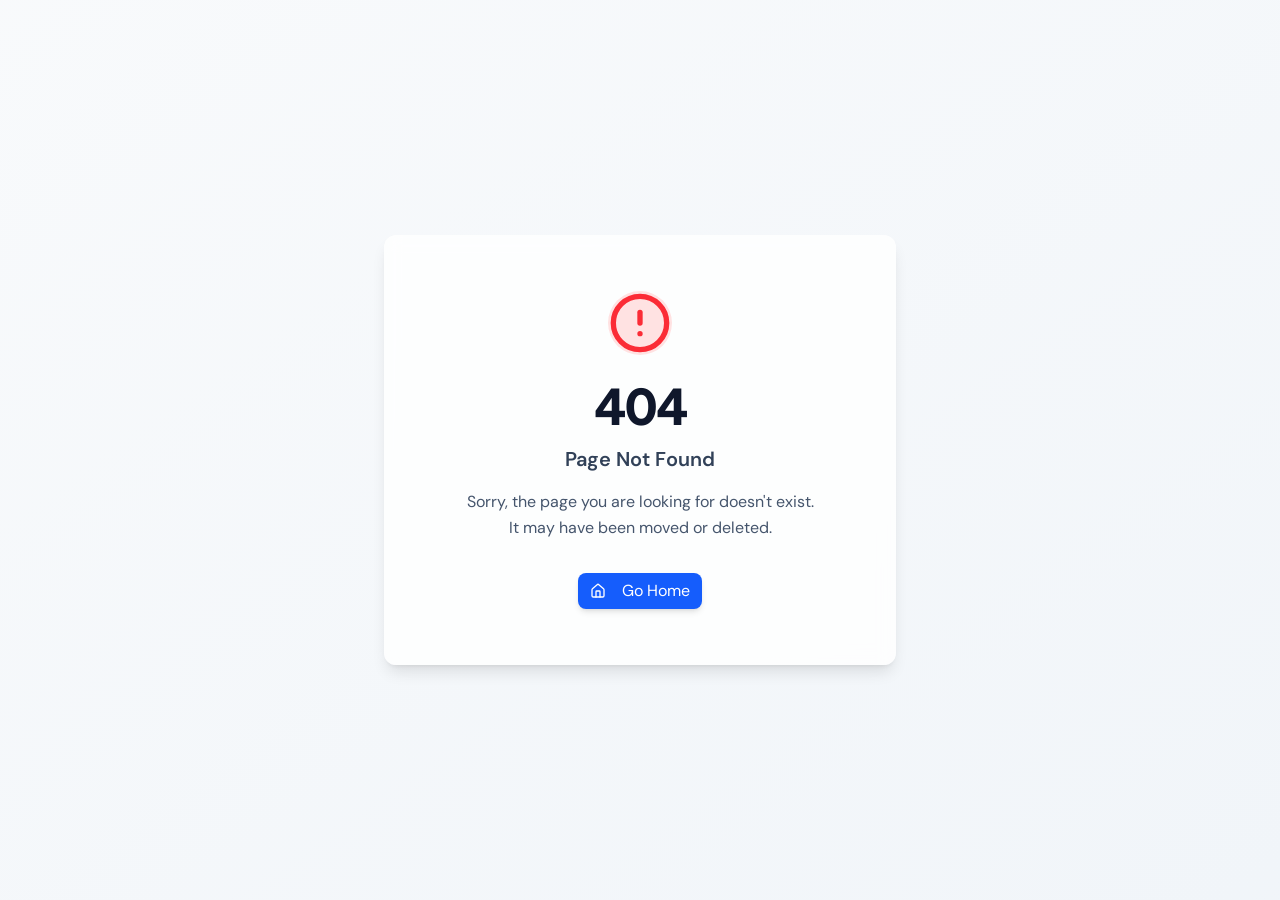
<file: privacy/index.html>
<!doctype html>
<html lang="el">
  <head>
    <meta charset="UTF-8" />
    <meta name="viewport" content="width=device-width, initial-scale=1.0" />
    <meta name="description" content="PaizoMath — αυτόνομη ιδιωτική εκπαιδευτική εφαρμογή" />
    <title>PaizoMath</title>
    <meta name="theme-color" content="#164d4a" />
    <meta name="mobile-web-app-capable" content="yes" />
    <meta name="apple-mobile-web-app-capable" content="yes" />
    <meta name="apple-mobile-web-app-status-bar-style" content="default" />
    <link rel="manifest" href="../manifest.webmanifest" />
    <script type="module" crossorigin src="../assets/index-BT5Zs9ye.js"></script>
    <link rel="stylesheet" crossorigin href="../assets/index-VvnKvMSq.css">
  </head>
  <body>
    <script id="manus-runtime">window.__MANUS_HOST_DEV__ = false;
(function(){"use strict";var Mr={exports:{}},Kn={};/**
 * @license React
 * react-jsx-runtime.production.js
 *
 * Copyright (c) Meta Platforms, Inc. and affiliates.
 *
 * This source code is licensed under the MIT license found in the
 * LICENSE file in the root directory of this source tree.
 */var $c;function um(){if($c)return Kn;$c=1;var r=Symbol.for("react.transitional.element"),i=Symbol.for("react.fragment");function c(s,d,m){var x=null;if(m!==void 0&&(x=""+m),d.key!==void 0&&(x=""+d.key),"key"in d){m={};for(var R in d)R!=="key"&&(m[R]=d[R])}else m=d;return d=m.ref,{$$typeof:r,type:s,key:x,ref:d!==void 0?d:null,props:m}}return Kn.Fragment=i,Kn.jsx=c,Kn.jsxs=c,Kn}var Fc;function dm(){return Fc||(Fc=1,Mr.exports=um()),Mr.exports}var h=dm(),Ar={exports:{}},Pn={},Rr={exports:{}},Nr={};/**
 * @license React
 * scheduler.production.js
 *
 * Copyright (c) Meta Platforms, Inc. and affiliates.
 *
 * This source code is licensed under the MIT license found in the
 * LICENSE file in the root directory of this source tree.
 */var Ic;function fm(){return Ic||(Ic=1,function(r){function i(A,q){var B=A.length;A.push(q);t:for(;0<B;){var bt=B-1>>>1,p=A[bt];if(0<d(p,q))A[bt]=q,A[B]=p,B=bt;else break t}}function c(A){return A.length===0?null:A[0]}function s(A){if(A.length===0)return null;var q=A[0],B=A.pop();if(B!==q){A[0]=B;t:for(var bt=0,p=A.length,O=p>>>1;bt<O;){var X=2*(bt+1)-1,G=A[X],Z=X+1,st=A[Z];if(0>d(G,B))Z<p&&0>d(st,G)?(A[bt]=st,A[Z]=B,bt=Z):(A[bt]=G,A[X]=B,bt=X);else if(Z<p&&0>d(st,B))A[bt]=st,A[Z]=B,bt=Z;else break t}}return q}function d(A,q){var B=A.sortIndex-q.sortIndex;return B!==0?B:A.id-q.id}if(r.unstable_now=void 0,typeof performance=="object"&&typeof performance.now=="function"){var m=performance;r.unstable_now=function(){return m.now()}}else{var x=Date,R=x.now();r.unstable_now=function(){return x.now()-R}}var C=[],v=[],D=1,j=null,J=3,at=!1,$=!1,nt=!1,ct=!1,ht=typeof setTimeout=="function"?setTimeout:null,St=typeof clearTimeout=="function"?clearTimeout:null,_=typeof setImmediate<"u"?setImmediate:null;function Y(A){for(var q=c(v);q!==null;){if(q.callback===null)s(v);else if(q.startTime<=A)s(v),q.sortIndex=q.expirationTime,i(C,q);else break;q=c(v)}}function H(A){if(nt=!1,Y(A),!$)if(c(C)!==null)$=!0,it||(it=!0,Bt());else{var q=c(v);q!==null&&Mt(H,q.startTime-A)}}var it=!1,rt=-1,V=5,xt=-1;function Be(){return ct?!0:!(r.unstable_now()-xt<V)}function te(){if(ct=!1,it){var A=r.unstable_now();xt=A;var q=!0;try{t:{$=!1,nt&&(nt=!1,St(rt),rt=-1),at=!0;var B=J;try{e:{for(Y(A),j=c(C);j!==null&&!(j.expirationTime>A&&Be());){var bt=j.callback;if(typeof bt=="function"){j.callback=null,J=j.priorityLevel;var p=bt(j.expirationTime<=A);if(A=r.unstable_now(),typeof p=="function"){j.callback=p,Y(A),q=!0;break e}j===c(C)&&s(C),Y(A)}else s(C);j=c(C)}if(j!==null)q=!0;else{var O=c(v);O!==null&&Mt(H,O.startTime-A),q=!1}}break t}finally{j=null,J=B,at=!1}q=void 0}}finally{q?Bt():it=!1}}}var Bt;if(typeof _=="function")Bt=function(){_(te)};else if(typeof MessageChannel<"u"){var me=new MessageChannel,Se=me.port2;me.port1.onmessage=te,Bt=function(){Se.postMessage(null)}}else Bt=function(){ht(te,0)};function Mt(A,q){rt=ht(function(){A(r.unstable_now())},q)}r.unstable_IdlePriority=5,r.unstable_ImmediatePriority=1,r.unstable_LowPriority=4,r.unstable_NormalPriority=3,r.unstable_Profiling=null,r.unstable_UserBlockingPriority=2,r.unstable_cancelCallback=function(A){A.callback=null},r.unstable_forceFrameRate=function(A){0>A||125<A?console.error("forceFrameRate takes a positive int between 0 and 125, forcing frame rates higher than 125 fps is not supported"):V=0<A?Math.floor(1e3/A):5},r.unstable_getCurrentPriorityLevel=function(){return J},r.unstable_next=function(A){switch(J){case 1:case 2:case 3:var q=3;break;default:q=J}var B=J;J=q;try{return A()}finally{J=B}},r.unstable_requestPaint=function(){ct=!0},r.unstable_runWithPriority=function(A,q){switch(A){case 1:case 2:case 3:case 4:case 5:break;default:A=3}var B=J;J=A;try{return q()}finally{J=B}},r.unstable_scheduleCallback=function(A,q,B){var bt=r.unstable_now();switch(typeof B=="object"&&B!==null?(B=B.delay,B=typeof B=="number"&&0<B?bt+B:bt):B=bt,A){case 1:var p=-1;break;case 2:p=250;break;case 5:p=1073741823;break;case 4:p=1e4;break;default:p=5e3}return p=B+p,A={id:D++,callback:q,priorityLevel:A,startTime:B,expirationTime:p,sortIndex:-1},B>bt?(A.sortIndex=B,i(v,A),c(C)===null&&A===c(v)&&(nt?(St(rt),rt=-1):nt=!0,Mt(H,B-bt))):(A.sortIndex=p,i(C,A),$||at||($=!0,it||(it=!0,Bt()))),A},r.unstable_shouldYield=Be,r.unstable_wrapCallback=function(A){var q=J;return function(){var B=J;J=q;try{return A.apply(this,arguments)}finally{J=B}}}}(Nr)),Nr}var tu;function hm(){return tu||(tu=1,Rr.exports=fm()),Rr.exports}var zr={exports:{}},ut={};/**
 * @license React
 * react.production.js
 *
 * Copyright (c) Meta Platforms, Inc. and affiliates.
 *
 * This source code is licensed under the MIT license found in the
 * LICENSE file in the root directory of this source tree.
 */var eu;function mm(){if(eu)return ut;eu=1;var r=Symbol.for("react.transitional.element"),i=Symbol.for("react.portal"),c=Symbol.for("react.fragment"),s=Symbol.for("react.strict_mode"),d=Symbol.for("react.profiler"),m=Symbol.for("react.consumer"),x=Symbol.for("react.context"),R=Symbol.for("react.forward_ref"),C=Symbol.for("react.suspense"),v=Symbol.for("react.memo"),D=Symbol.for("react.lazy"),j=Symbol.iterator;function J(p){return p===null||typeof p!="object"?null:(p=j&&p[j]||p["@@iterator"],typeof p=="function"?p:null)}var at={isMounted:function(){return!1},enqueueForceUpdate:function(){},enqueueReplaceState:function(){},enqueueSetState:function(){}},$=Object.assign,nt={};function ct(p,O,X){this.props=p,this.context=O,this.refs=nt,this.updater=X||at}ct.prototype.isReactComponent={},ct.prototype.setState=function(p,O){if(typeof p!="object"&&typeof p!="function"&&p!=null)throw Error("takes an object of state variables to update or a function which returns an object of state variables.");this.updater.enqueueSetState(this,p,O,"setState")},ct.prototype.forceUpdate=function(p){this.updater.enqueueForceUpdate(this,p,"forceUpdate")};function ht(){}ht.prototype=ct.prototype;function St(p,O,X){this.props=p,this.context=O,this.refs=nt,this.updater=X||at}var _=St.prototype=new ht;_.constructor=St,$(_,ct.prototype),_.isPureReactComponent=!0;var Y=Array.isArray,H={H:null,A:null,T:null,S:null,V:null},it=Object.prototype.hasOwnProperty;function rt(p,O,X,G,Z,st){return X=st.ref,{$$typeof:r,type:p,key:O,ref:X!==void 0?X:null,props:st}}function V(p,O){return rt(p.type,O,void 0,void 0,void 0,p.props)}function xt(p){return typeof p=="object"&&p!==null&&p.$$typeof===r}function Be(p){var O={"=":"=0",":":"=2"};return"$"+p.replace(/[=:]/g,function(X){return O[X]})}var te=/\/+/g;function Bt(p,O){return typeof p=="object"&&p!==null&&p.key!=null?Be(""+p.key):O.toString(36)}function me(){}function Se(p){switch(p.status){case"fulfilled":return p.value;case"rejected":throw p.reason;default:switch(typeof p.status=="string"?p.then(me,me):(p.status="pending",p.then(function(O){p.status==="pending"&&(p.status="fulfilled",p.value=O)},function(O){p.status==="pending"&&(p.status="rejected",p.reason=O)})),p.status){case"fulfilled":return p.value;case"rejected":throw p.reason}}throw p}function Mt(p,O,X,G,Z){var st=typeof p;(st==="undefined"||st==="boolean")&&(p=null);var I=!1;if(p===null)I=!0;else switch(st){case"bigint":case"string":case"number":I=!0;break;case"object":switch(p.$$typeof){case r:case i:I=!0;break;case D:return I=p._init,Mt(I(p._payload),O,X,G,Z)}}if(I)return Z=Z(p),I=G===""?"."+Bt(p,0):G,Y(Z)?(X="",I!=null&&(X=I.replace(te,"$&/")+"/"),Mt(Z,O,X,"",function(Jt){return Jt})):Z!=null&&(xt(Z)&&(Z=V(Z,X+(Z.key==null||p&&p.key===Z.key?"":(""+Z.key).replace(te,"$&/")+"/")+I)),O.push(Z)),1;I=0;var gt=G===""?".":G+":";if(Y(p))for(var Tt=0;Tt<p.length;Tt++)G=p[Tt],st=gt+Bt(G,Tt),I+=Mt(G,O,X,st,Z);else if(Tt=J(p),typeof Tt=="function")for(p=Tt.call(p),Tt=0;!(G=p.next()).done;)G=G.value,st=gt+Bt(G,Tt++),I+=Mt(G,O,X,st,Z);else if(st==="object"){if(typeof p.then=="function")return Mt(Se(p),O,X,G,Z);throw O=String(p),Error("Objects are not valid as a React child (found: "+(O==="[object Object]"?"object with keys {"+Object.keys(p).join(", ")+"}":O)+"). If you meant to render a collection of children, use an array instead.")}return I}function A(p,O,X){if(p==null)return p;var G=[],Z=0;return Mt(p,G,"","",function(st){return O.call(X,st,Z++)}),G}function q(p){if(p._status===-1){var O=p._result;O=O(),O.then(function(X){(p._status===0||p._status===-1)&&(p._status=1,p._result=X)},function(X){(p._status===0||p._status===-1)&&(p._status=2,p._result=X)}),p._status===-1&&(p._status=0,p._result=O)}if(p._status===1)return p._result.default;throw p._result}var B=typeof reportError=="function"?reportError:function(p){if(typeof window=="object"&&typeof window.ErrorEvent=="function"){var O=new window.ErrorEvent("error",{bubbles:!0,cancelable:!0,message:typeof p=="object"&&p!==null&&typeof p.message=="string"?String(p.message):String(p),error:p});if(!window.dispatchEvent(O))return}else if(typeof process=="object"&&typeof process.emit=="function"){process.emit("uncaughtException",p);return}console.error(p)};function bt(){}return ut.Children={map:A,forEach:function(p,O,X){A(p,function(){O.apply(this,arguments)},X)},count:function(p){var O=0;return A(p,function(){O++}),O},toArray:function(p){return A(p,function(O){return O})||[]},only:function(p){if(!xt(p))throw Error("React.Children.only expected to receive a single React element child.");return p}},ut.Component=ct,ut.Fragment=c,ut.Profiler=d,ut.PureComponent=St,ut.StrictMode=s,ut.Suspense=C,ut.__CLIENT_INTERNALS_DO_NOT_USE_OR_WARN_USERS_THEY_CANNOT_UPGRADE=H,ut.__COMPILER_RUNTIME={__proto__:null,c:function(p){return H.H.useMemoCache(p)}},ut.cache=function(p){return function(){return p.apply(null,arguments)}},ut.cloneElement=function(p,O,X){if(p==null)throw Error("The argument must be a React element, but you passed "+p+".");var G=$({},p.props),Z=p.key,st=void 0;if(O!=null)for(I in O.ref!==void 0&&(st=void 0),O.key!==void 0&&(Z=""+O.key),O)!it.call(O,I)||I==="key"||I==="__self"||I==="__source"||I==="ref"&&O.ref===void 0||(G[I]=O[I]);var I=arguments.length-2;if(I===1)G.children=X;else if(1<I){for(var gt=Array(I),Tt=0;Tt<I;Tt++)gt[Tt]=arguments[Tt+2];G.children=gt}return rt(p.type,Z,void 0,void 0,st,G)},ut.createContext=function(p){return p={$$typeof:x,_currentValue:p,_currentValue2:p,_threadCount:0,Provider:null,Consumer:null},p.Provider=p,p.Consumer={$$typeof:m,_context:p},p},ut.createElement=function(p,O,X){var G,Z={},st=null;if(O!=null)for(G in O.key!==void 0&&(st=""+O.key),O)it.call(O,G)&&G!=="key"&&G!=="__self"&&G!=="__source"&&(Z[G]=O[G]);var I=arguments.length-2;if(I===1)Z.children=X;else if(1<I){for(var gt=Array(I),Tt=0;Tt<I;Tt++)gt[Tt]=arguments[Tt+2];Z.children=gt}if(p&&p.defaultProps)for(G in I=p.defaultProps,I)Z[G]===void 0&&(Z[G]=I[G]);return rt(p,st,void 0,void 0,null,Z)},ut.createRef=function(){return{current:null}},ut.forwardRef=function(p){return{$$typeof:R,render:p}},ut.isValidElement=xt,ut.lazy=function(p){return{$$typeof:D,_payload:{_status:-1,_result:p},_init:q}},ut.memo=function(p,O){return{$$typeof:v,type:p,compare:O===void 0?null:O}},ut.startTransition=function(p){var O=H.T,X={};H.T=X;try{var G=p(),Z=H.S;Z!==null&&Z(X,G),typeof G=="object"&&G!==null&&typeof G.then=="function"&&G.then(bt,B)}catch(st){B(st)}finally{H.T=O}},ut.unstable_useCacheRefresh=function(){return H.H.useCacheRefresh()},ut.use=function(p){return H.H.use(p)},ut.useActionState=function(p,O,X){return H.H.useActionState(p,O,X)},ut.useCallback=function(p,O){return H.H.useCallback(p,O)},ut.useContext=function(p){return H.H.useContext(p)},ut.useDebugValue=function(){},ut.useDeferredValue=function(p,O){return H.H.useDeferredValue(p,O)},ut.useEffect=function(p,O,X){var G=H.H;if(typeof X=="function")throw Error("useEffect CRUD overload is not enabled in this build of React.");return G.useEffect(p,O)},ut.useId=function(){return H.H.useId()},ut.useImperativeHandle=function(p,O,X){return H.H.useImperativeHandle(p,O,X)},ut.useInsertionEffect=function(p,O){return H.H.useInsertionEffect(p,O)},ut.useLayoutEffect=function(p,O){return H.H.useLayoutEffect(p,O)},ut.useMemo=function(p,O){return H.H.useMemo(p,O)},ut.useOptimistic=function(p,O){return H.H.useOptimistic(p,O)},ut.useReducer=function(p,O,X){return H.H.useReducer(p,O,X)},ut.useRef=function(p){return H.H.useRef(p)},ut.useState=function(p){return H.H.useState(p)},ut.useSyncExternalStore=function(p,O,X){return H.H.useSyncExternalStore(p,O,X)},ut.useTransition=function(){return H.H.useTransition()},ut.version="19.1.1",ut}var lu;function _r(){return lu||(lu=1,zr.exports=mm()),zr.exports}var kr={exports:{}},he={};/**
 * @license React
 * react-dom.production.js
 *
 * Copyright (c) Meta Platforms, Inc. and affiliates.
 *
 * This source code is licensed under the MIT license found in the
 * LICENSE file in the root directory of this source tree.
 */var au;function gm(){if(au)return he;au=1;var r=_r();function i(C){var v="https://react.dev/errors/"+C;if(1<arguments.length){v+="?args[]="+encodeURIComponent(arguments[1]);for(var D=2;D<arguments.length;D++)v+="&args[]="+encodeURIComponent(arguments[D])}return"Minified React error #"+C+"; visit "+v+" for the full message or use the non-minified dev environment for full errors and additional helpful warnings."}function c(){}var s={d:{f:c,r:function(){throw Error(i(522))},D:c,C:c,L:c,m:c,X:c,S:c,M:c},p:0,findDOMNode:null},d=Symbol.for("react.portal");function m(C,v,D){var j=3<arguments.length&&arguments[3]!==void 0?arguments[3]:null;return{$$typeof:d,key:j==null?null:""+j,children:C,containerInfo:v,implementation:D}}var x=r.__CLIENT_INTERNALS_DO_NOT_USE_OR_WARN_USERS_THEY_CANNOT_UPGRADE;function R(C,v){if(C==="font")return"";if(typeof v=="string")return v==="use-credentials"?v:""}return he.__DOM_INTERNALS_DO_NOT_USE_OR_WARN_USERS_THEY_CANNOT_UPGRADE=s,he.createPortal=function(C,v){var D=2<arguments.length&&arguments[2]!==void 0?arguments[2]:null;if(!v||v.nodeType!==1&&v.nodeType!==9&&v.nodeType!==11)throw Error(i(299));return m(C,v,null,D)},he.flushSync=function(C){var v=x.T,D=s.p;try{if(x.T=null,s.p=2,C)return C()}finally{x.T=v,s.p=D,s.d.f()}},he.preconnect=function(C,v){typeof C=="string"&&(v?(v=v.crossOrigin,v=typeof v=="string"?v==="use-credentials"?v:"":void 0):v=null,s.d.C(C,v))},he.prefetchDNS=function(C){typeof C=="string"&&s.d.D(C)},he.preinit=function(C,v){if(typeof C=="string"&&v&&typeof v.as=="string"){var D=v.as,j=R(D,v.crossOrigin),J=typeof v.integrity=="string"?v.integrity:void 0,at=typeof v.fetchPriority=="string"?v.fetchPriority:void 0;D==="style"?s.d.S(C,typeof v.precedence=="string"?v.precedence:void 0,{crossOrigin:j,integrity:J,fetchPriority:at}):D==="script"&&s.d.X(C,{crossOrigin:j,integrity:J,fetchPriority:at,nonce:typeof v.nonce=="string"?v.nonce:void 0})}},he.preinitModule=function(C,v){if(typeof C=="string")if(typeof v=="object"&&v!==null){if(v.as==null||v.as==="script"){var D=R(v.as,v.crossOrigin);s.d.M(C,{crossOrigin:D,integrity:typeof v.integrity=="string"?v.integrity:void 0,nonce:typeof v.nonce=="string"?v.nonce:void 0})}}else v==null&&s.d.M(C)},he.preload=function(C,v){if(typeof C=="string"&&typeof v=="object"&&v!==null&&typeof v.as=="string"){var D=v.as,j=R(D,v.crossOrigin);s.d.L(C,D,{crossOrigin:j,integrity:typeof v.integrity=="string"?v.integrity:void 0,nonce:typeof v.nonce=="string"?v.nonce:void 0,type:typeof v.type=="string"?v.type:void 0,fetchPriority:typeof v.fetchPriority=="string"?v.fetchPriority:void 0,referrerPolicy:typeof v.referrerPolicy=="string"?v.referrerPolicy:void 0,imageSrcSet:typeof v.imageSrcSet=="string"?v.imageSrcSet:void 0,imageSizes:typeof v.imageSizes=="string"?v.imageSizes:void 0,media:typeof v.media=="string"?v.media:void 0})}},he.preloadModule=function(C,v){if(typeof C=="string")if(v){var D=R(v.as,v.crossOrigin);s.d.m(C,{as:typeof v.as=="string"&&v.as!=="script"?v.as:void 0,crossOrigin:D,integrity:typeof v.integrity=="string"?v.integrity:void 0})}else s.d.m(C)},he.requestFormReset=function(C){s.d.r(C)},he.unstable_batchedUpdates=function(C,v){return C(v)},he.useFormState=function(C,v,D){return x.H.useFormState(C,v,D)},he.useFormStatus=function(){return x.H.useHostTransitionStatus()},he.version="19.1.1",he}var nu;function pm(){if(nu)return kr.exports;nu=1;function r(){if(!(typeof __REACT_DEVTOOLS_GLOBAL_HOOK__>"u"||typeof __REACT_DEVTOOLS_GLOBAL_HOOK__.checkDCE!="function"))try{__REACT_DEVTOOLS_GLOBAL_HOOK__.checkDCE(r)}catch(i){console.error(i)}}return r(),kr.exports=gm(),kr.exports}/**
 * @license React
 * react-dom-client.production.js
 *
 * Copyright (c) Meta Platforms, Inc. and affiliates.
 *
 * This source code is licensed under the MIT license found in the
 * LICENSE file in the root directory of this source tree.
 */var ou;function ym(){if(ou)return Pn;ou=1;var r=hm(),i=_r(),c=pm();function s(t){var e="https://react.dev/errors/"+t;if(1<arguments.length){e+="?args[]="+encodeURIComponent(arguments[1]);for(var l=2;l<arguments.length;l++)e+="&args[]="+encodeURIComponent(arguments[l])}return"Minified React error #"+t+"; visit "+e+" for the full message or use the non-minified dev environment for full errors and additional helpful warnings."}function d(t){return!(!t||t.nodeType!==1&&t.nodeType!==9&&t.nodeType!==11)}function m(t){var e=t,l=t;if(t.alternate)for(;e.return;)e=e.return;else{t=e;do e=t,(e.flags&4098)!==0&&(l=e.return),t=e.return;while(t)}return e.tag===3?l:null}function x(t){if(t.tag===13){var e=t.memoizedState;if(e===null&&(t=t.alternate,t!==null&&(e=t.memoizedState)),e!==null)return e.dehydrated}return null}function R(t){if(m(t)!==t)throw Error(s(188))}function C(t){var e=t.alternate;if(!e){if(e=m(t),e===null)throw Error(s(188));return e!==t?null:t}for(var l=t,a=e;;){var n=l.return;if(n===null)break;var o=n.alternate;if(o===null){if(a=n.return,a!==null){l=a;continue}break}if(n.child===o.child){for(o=n.child;o;){if(o===l)return R(n),t;if(o===a)return R(n),e;o=o.sibling}throw Error(s(188))}if(l.return!==a.return)l=n,a=o;else{for(var u=!1,f=n.child;f;){if(f===l){u=!0,l=n,a=o;break}if(f===a){u=!0,a=n,l=o;break}f=f.sibling}if(!u){for(f=o.child;f;){if(f===l){u=!0,l=o,a=n;break}if(f===a){u=!0,a=o,l=n;break}f=f.sibling}if(!u)throw Error(s(189))}}if(l.alternate!==a)throw Error(s(190))}if(l.tag!==3)throw Error(s(188));return l.stateNode.current===l?t:e}function v(t){var e=t.tag;if(e===5||e===26||e===27||e===6)return t;for(t=t.child;t!==null;){if(e=v(t),e!==null)return e;t=t.sibling}return null}var D=Object.assign,j=Symbol.for("react.element"),J=Symbol.for("react.transitional.element"),at=Symbol.for("react.portal"),$=Symbol.for("react.fragment"),nt=Symbol.for("react.strict_mode"),ct=Symbol.for("react.profiler"),ht=Symbol.for("react.provider"),St=Symbol.for("react.consumer"),_=Symbol.for("react.context"),Y=Symbol.for("react.forward_ref"),H=Symbol.for("react.suspense"),it=Symbol.for("react.suspense_list"),rt=Symbol.for("react.memo"),V=Symbol.for("react.lazy"),xt=Symbol.for("react.activity"),Be=Symbol.for("react.memo_cache_sentinel"),te=Symbol.iterator;function Bt(t){return t===null||typeof t!="object"?null:(t=te&&t[te]||t["@@iterator"],typeof t=="function"?t:null)}var me=Symbol.for("react.client.reference");function Se(t){if(t==null)return null;if(typeof t=="function")return t.$$typeof===me?null:t.displayName||t.name||null;if(typeof t=="string")return t;switch(t){case $:return"Fragment";case ct:return"Profiler";case nt:return"StrictMode";case H:return"Suspense";case it:return"SuspenseList";case xt:return"Activity"}if(typeof t=="object")switch(t.$$typeof){case at:return"Portal";case _:return(t.displayName||"Context")+".Provider";case St:return(t._context.displayName||"Context")+".Consumer";case Y:var e=t.render;return t=t.displayName,t||(t=e.displayName||e.name||"",t=t!==""?"ForwardRef("+t+")":"ForwardRef"),t;case rt:return e=t.displayName||null,e!==null?e:Se(t.type)||"Memo";case V:e=t._payload,t=t._init;try{return Se(t(e))}catch{}}return null}var Mt=Array.isArray,A=i.__CLIENT_INTERNALS_DO_NOT_USE_OR_WARN_USERS_THEY_CANNOT_UPGRADE,q=c.__DOM_INTERNALS_DO_NOT_USE_OR_WARN_USERS_THEY_CANNOT_UPGRADE,B={pending:!1,data:null,method:null,action:null},bt=[],p=-1;function O(t){return{current:t}}function X(t){0>p||(t.current=bt[p],bt[p]=null,p--)}function G(t,e){p++,bt[p]=t.current,t.current=e}var Z=O(null),st=O(null),I=O(null),gt=O(null);function Tt(t,e){switch(G(I,e),G(st,t),G(Z,null),e.nodeType){case 9:case 11:t=(t=e.documentElement)&&(t=t.namespaceURI)?Hh(t):0;break;default:if(t=e.tagName,e=e.namespaceURI)e=Hh(e),t=Uh(e,t);else switch(t){case"svg":t=1;break;case"math":t=2;break;default:t=0}}X(Z),G(Z,t)}function Jt(){X(Z),X(st),X(I)}function Ke(t){t.memoizedState!==null&&G(gt,t);var e=Z.current,l=Uh(e,t.type);e!==l&&(G(st,t),G(Z,l))}function Ce(t){st.current===t&&(X(Z),X(st)),gt.current===t&&(X(gt),Wo._currentValue=B)}var Pe=Object.prototype.hasOwnProperty,yl=r.unstable_scheduleCallback,sn=r.unstable_cancelCallback,Ca=r.unstable_shouldYield,ri=r.unstable_requestPaint,ge=r.unstable_now,si=r.unstable_getCurrentPriorityLevel,Ul=r.unstable_ImmediatePriority,Fn=r.unstable_UserBlockingPriority,nl=r.unstable_NormalPriority,ci=r.unstable_LowPriority,Gl=r.unstable_IdlePriority,ui=r.log,Ea=r.unstable_setDisableYieldValue,ql=null,Wt=null;function Je(t){if(typeof ui=="function"&&Ea(t),Wt&&typeof Wt.setStrictMode=="function")try{Wt.setStrictMode(ql,t)}catch{}}var $t=Math.clz32?Math.clz32:fi,di=Math.log,Ta=Math.LN2;function fi(t){return t>>>=0,t===0?32:31-(di(t)/Ta|0)|0}var L=256,cn=4194304;function vl(t){var e=t&42;if(e!==0)return e;switch(t&-t){case 1:return 1;case 2:return 2;case 4:return 4;case 8:return 8;case 16:return 16;case 32:return 32;case 64:return 64;case 128:return 128;case 256:case 512:case 1024:case 2048:case 4096:case 8192:case 16384:case 32768:case 65536:case 131072:case 262144:case 524288:case 1048576:case 2097152:return t&4194048;case 4194304:case 8388608:case 16777216:case 33554432:return t&62914560;case 67108864:return 67108864;case 134217728:return 134217728;case 268435456:return 268435456;case 536870912:return 536870912;case 1073741824:return 0;default:return t}}function un(t,e,l){var a=t.pendingLanes;if(a===0)return 0;var n=0,o=t.suspendedLanes,u=t.pingedLanes;t=t.warmLanes;var f=a&134217727;return f!==0?(a=f&~o,a!==0?n=vl(a):(u&=f,u!==0?n=vl(u):l||(l=f&~t,l!==0&&(n=vl(l))))):(f=a&~o,f!==0?n=vl(f):u!==0?n=vl(u):l||(l=a&~t,l!==0&&(n=vl(l)))),n===0?0:e!==0&&e!==n&&(e&o)===0&&(o=n&-n,l=e&-e,o>=l||o===32&&(l&4194048)!==0)?e:n}function Dt(t,e){return(t.pendingLanes&~(t.suspendedLanes&~t.pingedLanes)&e)===0}function In(t,e){switch(t){case 1:case 2:case 4:case 8:case 64:return e+250;case 16:case 32:case 128:case 256:case 512:case 1024:case 2048:case 4096:case 8192:case 16384:case 32768:case 65536:case 131072:case 262144:case 524288:case 1048576:case 2097152:return e+5e3;case 4194304:case 8388608:case 16777216:case 33554432:return-1;case 67108864:case 134217728:case 268435456:case 536870912:case 1073741824:return-1;default:return-1}}function to(){var t=L;return L<<=1,(L&4194048)===0&&(L=256),t}function hi(){var t=cn;return cn<<=1,(cn&62914560)===0&&(cn=4194304),t}function eo(t){for(var e=[],l=0;31>l;l++)e.push(t);return e}function Da(t,e){t.pendingLanes|=e,e!==268435456&&(t.suspendedLanes=0,t.pingedLanes=0,t.warmLanes=0)}function Ir(t,e,l,a,n,o){var u=t.pendingLanes;t.pendingLanes=l,t.suspendedLanes=0,t.pingedLanes=0,t.warmLanes=0,t.expiredLanes&=l,t.entangledLanes&=l,t.errorRecoveryDisabledLanes&=l,t.shellSuspendCounter=0;var f=t.entanglements,g=t.expirationTimes,S=t.hiddenUpdates;for(l=u&~l;0<l;){var N=31-$t(l),k=1<<N;f[N]=0,g[N]=-1;var E=S[N];if(E!==null)for(S[N]=null,N=0;N<E.length;N++){var T=E[N];T!==null&&(T.lane&=-536870913)}l&=~k}a!==0&&mi(t,a,0),o!==0&&n===0&&t.tag!==0&&(t.suspendedLanes|=o&~(u&~e))}function mi(t,e,l){t.pendingLanes|=e,t.suspendedLanes&=~e;var a=31-$t(e);t.entangledLanes|=e,t.entanglements[a]=t.entanglements[a]|1073741824|l&4194090}function gi(t,e){var l=t.entangledLanes|=e;for(t=t.entanglements;l;){var a=31-$t(l),n=1<<a;n&e|t[a]&e&&(t[a]|=e),l&=~n}}function lo(t){switch(t){case 2:t=1;break;case 8:t=4;break;case 32:t=16;break;case 256:case 512:case 1024:case 2048:case 4096:case 8192:case 16384:case 32768:case 65536:case 131072:case 262144:case 524288:case 1048576:case 2097152:case 4194304:case 8388608:case 16777216:case 33554432:t=128;break;case 268435456:t=134217728;break;default:t=0}return t}function ao(t){return t&=-t,2<t?8<t?(t&134217727)!==0?32:268435456:8:2}function pi(){var t=q.p;return t!==0?t:(t=window.event,t===void 0?32:nm(t.type))}function ts(t,e){var l=q.p;try{return q.p=t,e()}finally{q.p=l}}var ol=Math.random().toString(36).slice(2),ee="__reactFiber$"+ol,pe="__reactProps$"+ol,Yl="__reactContainer$"+ol,no="__reactEvents$"+ol,es="__reactListeners$"+ol,ls="__reactHandles$"+ol,yi="__reactResources$"+ol,Ma="__reactMarker$"+ol;function oo(t){delete t[ee],delete t[pe],delete t[no],delete t[es],delete t[ls]}function Vl(t){var e=t[ee];if(e)return e;for(var l=t.parentNode;l;){if(e=l[Yl]||l[ee]){if(l=e.alternate,e.child!==null||l!==null&&l.child!==null)for(t=Vh(t);t!==null;){if(l=t[ee])return l;t=Vh(t)}return e}t=l,l=t.parentNode}return null}function Xl(t){if(t=t[ee]||t[Yl]){var e=t.tag;if(e===5||e===6||e===13||e===26||e===27||e===3)return t}return null}function Aa(t){var e=t.tag;if(e===5||e===26||e===27||e===6)return t.stateNode;throw Error(s(33))}function Zl(t){var e=t[yi];return e||(e=t[yi]={hoistableStyles:new Map,hoistableScripts:new Map}),e}function Vt(t){t[Ma]=!0}var vi=new Set,bi={};function bl(t,e){We(t,e),We(t+"Capture",e)}function We(t,e){for(bi[t]=e,t=0;t<e.length;t++)vi.add(e[t])}var as=RegExp("^[:A-Z_a-z\\u00C0-\\u00D6\\u00D8-\\u00F6\\u00F8-\\u02FF\\u0370-\\u037D\\u037F-\\u1FFF\\u200C-\\u200D\\u2070-\\u218F\\u2C00-\\u2FEF\\u3001-\\uD7FF\\uF900-\\uFDCF\\uFDF0-\\uFFFD][:A-Z_a-z\\u00C0-\\u00D6\\u00D8-\\u00F6\\u00F8-\\u02FF\\u0370-\\u037D\\u037F-\\u1FFF\\u200C-\\u200D\\u2070-\\u218F\\u2C00-\\u2FEF\\u3001-\\uD7FF\\uF900-\\uFDCF\\uFDF0-\\uFFFD\\-.0-9\\u00B7\\u0300-\\u036F\\u203F-\\u2040]*$"),xi={},wi={};function Ra(t){return Pe.call(wi,t)?!0:Pe.call(xi,t)?!1:as.test(t)?wi[t]=!0:(xi[t]=!0,!1)}function M(t,e,l){if(Ra(e))if(l===null)t.removeAttribute(e);else{switch(typeof l){case"undefined":case"function":case"symbol":t.removeAttribute(e);return;case"boolean":var a=e.toLowerCase().slice(0,5);if(a!=="data-"&&a!=="aria-"){t.removeAttribute(e);return}}t.setAttribute(e,""+l)}}function tt(t,e,l){if(l===null)t.removeAttribute(e);else{switch(typeof l){case"undefined":case"function":case"symbol":case"boolean":t.removeAttribute(e);return}t.setAttribute(e,""+l)}}function Ot(t,e,l,a){if(a===null)t.removeAttribute(l);else{switch(typeof a){case"undefined":case"function":case"symbol":case"boolean":t.removeAttribute(l);return}t.setAttributeNS(e,l,""+a)}}var le,Ee;function ae(t){if(le===void 0)try{throw Error()}catch(l){var e=l.stack.trim().match(/\n( *(at )?)/);le=e&&e[1]||"",Ee=-1<l.stack.indexOf(`
    at`)?" (<anonymous>)":-1<l.stack.indexOf("@")?"@unknown:0:0":""}return`
`+le+t+Ee}var Le=!1;function He(t,e){if(!t||Le)return"";Le=!0;var l=Error.prepareStackTrace;Error.prepareStackTrace=void 0;try{var a={DetermineComponentFrameRoot:function(){try{if(e){var k=function(){throw Error()};if(Object.defineProperty(k.prototype,"props",{set:function(){throw Error()}}),typeof Reflect=="object"&&Reflect.construct){try{Reflect.construct(k,[])}catch(T){var E=T}Reflect.construct(t,[],k)}else{try{k.call()}catch(T){E=T}t.call(k.prototype)}}else{try{throw Error()}catch(T){E=T}(k=t())&&typeof k.catch=="function"&&k.catch(function(){})}}catch(T){if(T&&E&&typeof T.stack=="string")return[T.stack,E.stack]}return[null,null]}};a.DetermineComponentFrameRoot.displayName="DetermineComponentFrameRoot";var n=Object.getOwnPropertyDescriptor(a.DetermineComponentFrameRoot,"name");n&&n.configurable&&Object.defineProperty(a.DetermineComponentFrameRoot,"name",{value:"DetermineComponentFrameRoot"});var o=a.DetermineComponentFrameRoot(),u=o[0],f=o[1];if(u&&f){var g=u.split(`
`),S=f.split(`
`);for(n=a=0;a<g.length&&!g[a].includes("DetermineComponentFrameRoot");)a++;for(;n<S.length&&!S[n].includes("DetermineComponentFrameRoot");)n++;if(a===g.length||n===S.length)for(a=g.length-1,n=S.length-1;1<=a&&0<=n&&g[a]!==S[n];)n--;for(;1<=a&&0<=n;a--,n--)if(g[a]!==S[n]){if(a!==1||n!==1)do if(a--,n--,0>n||g[a]!==S[n]){var N=`
`+g[a].replace(" at new "," at ");return t.displayName&&N.includes("<anonymous>")&&(N=N.replace("<anonymous>",t.displayName)),N}while(1<=a&&0<=n);break}}}finally{Le=!1,Error.prepareStackTrace=l}return(l=t?t.displayName||t.name:"")?ae(l):""}function Ql(t){switch(t.tag){case 26:case 27:case 5:return ae(t.type);case 16:return ae("Lazy");case 13:return ae("Suspense");case 19:return ae("SuspenseList");case 0:case 15:return He(t.type,!1);case 11:return He(t.type.render,!1);case 1:return He(t.type,!0);case 31:return ae("Activity");default:return""}}function xl(t){try{var e="";do e+=Ql(t),t=t.return;while(t);return e}catch(l){return`
Error generating stack: `+l.message+`
`+l.stack}}function Xt(t){switch(typeof t){case"bigint":case"boolean":case"number":case"string":case"undefined":return t;case"object":return t;default:return""}}function il(t){var e=t.type;return(t=t.nodeName)&&t.toLowerCase()==="input"&&(e==="checkbox"||e==="radio")}function ve(t){var e=il(t)?"checked":"value",l=Object.getOwnPropertyDescriptor(t.constructor.prototype,e),a=""+t[e];if(!t.hasOwnProperty(e)&&typeof l<"u"&&typeof l.get=="function"&&typeof l.set=="function"){var n=l.get,o=l.set;return Object.defineProperty(t,e,{configurable:!0,get:function(){return n.call(this)},set:function(u){a=""+u,o.call(this,u)}}),Object.defineProperty(t,e,{enumerable:l.enumerable}),{getValue:function(){return a},setValue:function(u){a=""+u},stopTracking:function(){t._valueTracker=null,delete t[e]}}}}function re(t){t._valueTracker||(t._valueTracker=ve(t))}function rl(t){if(!t)return!1;var e=t._valueTracker;if(!e)return!0;var l=e.getValue(),a="";return t&&(a=il(t)?t.checked?"true":"false":t.value),t=a,t!==l?(e.setValue(t),!0):!1}function wl(t){if(t=t||(typeof document<"u"?document:void 0),typeof t>"u")return null;try{return t.activeElement||t.body}catch{return t.body}}var dn=/[\n"\\]/g;function se(t){return t.replace(dn,function(e){return"\\"+e.charCodeAt(0).toString(16)+" "})}function Kl(t,e,l,a,n,o,u,f){t.name="",u!=null&&typeof u!="function"&&typeof u!="symbol"&&typeof u!="boolean"?t.type=u:t.removeAttribute("type"),e!=null?u==="number"?(e===0&&t.value===""||t.value!=e)&&(t.value=""+Xt(e)):t.value!==""+Xt(e)&&(t.value=""+Xt(e)):u!=="submit"&&u!=="reset"||t.removeAttribute("value"),e!=null?Pl(t,u,Xt(e)):l!=null?Pl(t,u,Xt(l)):a!=null&&t.removeAttribute("value"),n==null&&o!=null&&(t.defaultChecked=!!o),n!=null&&(t.checked=n&&typeof n!="function"&&typeof n!="symbol"),f!=null&&typeof f!="function"&&typeof f!="symbol"&&typeof f!="boolean"?t.name=""+Xt(f):t.removeAttribute("name")}function Na(t,e,l,a,n,o,u,f){if(o!=null&&typeof o!="function"&&typeof o!="symbol"&&typeof o!="boolean"&&(t.type=o),e!=null||l!=null){if(!(o!=="submit"&&o!=="reset"||e!=null))return;l=l!=null?""+Xt(l):"",e=e!=null?""+Xt(e):l,f||e===t.value||(t.value=e),t.defaultValue=e}a=a??n,a=typeof a!="function"&&typeof a!="symbol"&&!!a,t.checked=f?t.checked:!!a,t.defaultChecked=!!a,u!=null&&typeof u!="function"&&typeof u!="symbol"&&typeof u!="boolean"&&(t.name=u)}function Pl(t,e,l){e==="number"&&wl(t.ownerDocument)===t||t.defaultValue===""+l||(t.defaultValue=""+l)}function $e(t,e,l,a){if(t=t.options,e){e={};for(var n=0;n<l.length;n++)e["$"+l[n]]=!0;for(l=0;l<t.length;l++)n=e.hasOwnProperty("$"+t[l].value),t[l].selected!==n&&(t[l].selected=n),n&&a&&(t[l].defaultSelected=!0)}else{for(l=""+Xt(l),e=null,n=0;n<t.length;n++){if(t[n].value===l){t[n].selected=!0,a&&(t[n].defaultSelected=!0);return}e!==null||t[n].disabled||(e=t[n])}e!==null&&(e.selected=!0)}}function za(t,e,l){if(e!=null&&(e=""+Xt(e),e!==t.value&&(t.value=e),l==null)){t.defaultValue!==e&&(t.defaultValue=e);return}t.defaultValue=l!=null?""+Xt(l):""}function _a(t,e,l,a){if(e==null){if(a!=null){if(l!=null)throw Error(s(92));if(Mt(a)){if(1<a.length)throw Error(s(93));a=a[0]}l=a}l==null&&(l=""),e=l}l=Xt(e),t.defaultValue=l,a=t.textContent,a===l&&a!==""&&a!==null&&(t.value=a)}function Fe(t,e){if(e){var l=t.firstChild;if(l&&l===t.lastChild&&l.nodeType===3){l.nodeValue=e;return}}t.textContent=e}var fn=new Set("animationIterationCount aspectRatio borderImageOutset borderImageSlice borderImageWidth boxFlex boxFlexGroup boxOrdinalGroup columnCount columns flex flexGrow flexPositive flexShrink flexNegative flexOrder gridArea gridRow gridRowEnd gridRowSpan gridRowStart gridColumn gridColumnEnd gridColumnSpan gridColumnStart fontWeight lineClamp lineHeight opacity order orphans scale tabSize widows zIndex zoom fillOpacity floodOpacity stopOpacity strokeDasharray strokeDashoffset strokeMiterlimit strokeOpacity strokeWidth MozAnimationIterationCount MozBoxFlex MozBoxFlexGroup MozLineClamp msAnimationIterationCount msFlex msZoom msFlexGrow msFlexNegative msFlexOrder msFlexPositive msFlexShrink msGridColumn msGridColumnSpan msGridRow msGridRowSpan WebkitAnimationIterationCount WebkitBoxFlex WebKitBoxFlexGroup WebkitBoxOrdinalGroup WebkitColumnCount WebkitColumns WebkitFlex WebkitFlexGrow WebkitFlexPositive WebkitFlexShrink WebkitLineClamp".split(" "));function ka(t,e,l){var a=e.indexOf("--")===0;l==null||typeof l=="boolean"||l===""?a?t.setProperty(e,""):e==="float"?t.cssFloat="":t[e]="":a?t.setProperty(e,l):typeof l!="number"||l===0||fn.has(e)?e==="float"?t.cssFloat=l:t[e]=(""+l).trim():t[e]=l+"px"}function Oa(t,e,l){if(e!=null&&typeof e!="object")throw Error(s(62));if(t=t.style,l!=null){for(var a in l)!l.hasOwnProperty(a)||e!=null&&e.hasOwnProperty(a)||(a.indexOf("--")===0?t.setProperty(a,""):a==="float"?t.cssFloat="":t[a]="");for(var n in e)a=e[n],e.hasOwnProperty(n)&&l[n]!==a&&ka(t,n,a)}else for(var o in e)e.hasOwnProperty(o)&&ka(t,o,e[o])}function ja(t){if(t.indexOf("-")===-1)return!1;switch(t){case"annotation-xml":case"color-profile":case"font-face":case"font-face-src":case"font-face-uri":case"font-face-format":case"font-face-name":case"missing-glyph":return!1;default:return!0}}var Si=new Map([["acceptCharset","accept-charset"],["htmlFor","for"],["httpEquiv","http-equiv"],["crossOrigin","crossorigin"],["accentHeight","accent-height"],["alignmentBaseline","alignment-baseline"],["arabicForm","arabic-form"],["baselineShift","baseline-shift"],["capHeight","cap-height"],["clipPath","clip-path"],["clipRule","clip-rule"],["colorInterpolation","color-interpolation"],["colorInterpolationFilters","color-interpolation-filters"],["colorProfile","color-profile"],["colorRendering","color-rendering"],["dominantBaseline","dominant-baseline"],["enableBackground","enable-background"],["fillOpacity","fill-opacity"],["fillRule","fill-rule"],["floodColor","flood-color"],["floodOpacity","flood-opacity"],["fontFamily","font-family"],["fontSize","font-size"],["fontSizeAdjust","font-size-adjust"],["fontStretch","font-stretch"],["fontStyle","font-style"],["fontVariant","font-variant"],["fontWeight","font-weight"],["glyphName","glyph-name"],["glyphOrientationHorizontal","glyph-orientation-horizontal"],["glyphOrientationVertical","glyph-orientation-vertical"],["horizAdvX","horiz-adv-x"],["horizOriginX","horiz-origin-x"],["imageRendering","image-rendering"],["letterSpacing","letter-spacing"],["lightingColor","lighting-color"],["markerEnd","marker-end"],["markerMid","marker-mid"],["markerStart","marker-start"],["overlinePosition","overline-position"],["overlineThickness","overline-thickness"],["paintOrder","paint-order"],["panose-1","panose-1"],["pointerEvents","pointer-events"],["renderingIntent","rendering-intent"],["shapeRendering","shape-rendering"],["stopColor","stop-color"],["stopOpacity","stop-opacity"],["strikethroughPosition","strikethrough-position"],["strikethroughThickness","strikethrough-thickness"],["strokeDasharray","stroke-dasharray"],["strokeDashoffset","stroke-dashoffset"],["strokeLinecap","stroke-linecap"],["strokeLinejoin","stroke-linejoin"],["strokeMiterlimit","stroke-miterlimit"],["strokeOpacity","stroke-opacity"],["strokeWidth","stroke-width"],["textAnchor","text-anchor"],["textDecoration","text-decoration"],["textRendering","text-rendering"],["transformOrigin","transform-origin"],["underlinePosition","underline-position"],["underlineThickness","underline-thickness"],["unicodeBidi","unicode-bidi"],["unicodeRange","unicode-range"],["unitsPerEm","units-per-em"],["vAlphabetic","v-alphabetic"],["vHanging","v-hanging"],["vIdeographic","v-ideographic"],["vMathematical","v-mathematical"],["vectorEffect","vector-effect"],["vertAdvY","vert-adv-y"],["vertOriginX","vert-origin-x"],["vertOriginY","vert-origin-y"],["wordSpacing","word-spacing"],["writingMode","writing-mode"],["xmlnsXlink","xmlns:xlink"],["xHeight","x-height"]]),Ci=/^[\u0000-\u001F ]*j[\r\n\t]*a[\r\n\t]*v[\r\n\t]*a[\r\n\t]*s[\r\n\t]*c[\r\n\t]*r[\r\n\t]*i[\r\n\t]*p[\r\n\t]*t[\r\n\t]*:/i;function Ba(t){return Ci.test(""+t)?"javascript:throw new Error('React has blocked a javascript: URL as a security precaution.')":t}var hn=null;function mn(t){return t=t.target||t.srcElement||window,t.correspondingUseElement&&(t=t.correspondingUseElement),t.nodeType===3?t.parentNode:t}var Sl=null,Cl=null;function io(t){var e=Xl(t);if(e&&(t=e.stateNode)){var l=t[pe]||null;t:switch(t=e.stateNode,e.type){case"input":if(Kl(t,l.value,l.defaultValue,l.defaultValue,l.checked,l.defaultChecked,l.type,l.name),e=l.name,l.type==="radio"&&e!=null){for(l=t;l.parentNode;)l=l.parentNode;for(l=l.querySelectorAll('input[name="'+se(""+e)+'"][type="radio"]'),e=0;e<l.length;e++){var a=l[e];if(a!==t&&a.form===t.form){var n=a[pe]||null;if(!n)throw Error(s(90));Kl(a,n.value,n.defaultValue,n.defaultValue,n.checked,n.defaultChecked,n.type,n.name)}}for(e=0;e<l.length;e++)a=l[e],a.form===t.form&&rl(a)}break t;case"textarea":za(t,l.value,l.defaultValue);break t;case"select":e=l.value,e!=null&&$e(t,!!l.multiple,e,!1)}}}var gn=!1;function ro(t,e,l){if(gn)return t(e,l);gn=!0;try{var a=t(e);return a}finally{if(gn=!1,(Sl!==null||Cl!==null)&&(ir(),Sl&&(e=Sl,t=Cl,Cl=Sl=null,io(e),t)))for(e=0;e<t.length;e++)io(t[e])}}function Jl(t,e){var l=t.stateNode;if(l===null)return null;var a=l[pe]||null;if(a===null)return null;l=a[e];t:switch(e){case"onClick":case"onClickCapture":case"onDoubleClick":case"onDoubleClickCapture":case"onMouseDown":case"onMouseDownCapture":case"onMouseMove":case"onMouseMoveCapture":case"onMouseUp":case"onMouseUpCapture":case"onMouseEnter":(a=!a.disabled)||(t=t.type,a=!(t==="button"||t==="input"||t==="select"||t==="textarea")),t=!a;break t;default:t=!1}if(t)return null;if(l&&typeof l!="function")throw Error(s(231,e,typeof l));return l}var Ue=!(typeof window>"u"||typeof window.document>"u"||typeof window.document.createElement>"u"),pn=!1;if(Ue)try{var Wl={};Object.defineProperty(Wl,"passive",{get:function(){pn=!0}}),window.addEventListener("test",Wl,Wl),window.removeEventListener("test",Wl,Wl)}catch{pn=!1}var Ie=null,yn=null,La=null;function so(){if(La)return La;var t,e=yn,l=e.length,a,n="value"in Ie?Ie.value:Ie.textContent,o=n.length;for(t=0;t<l&&e[t]===n[t];t++);var u=l-t;for(a=1;a<=u&&e[l-a]===n[o-a];a++);return La=n.slice(t,1<a?1-a:void 0)}function Ha(t){var e=t.keyCode;return"charCode"in t?(t=t.charCode,t===0&&e===13&&(t=13)):t=e,t===10&&(t=13),32<=t||t===13?t:0}function Ua(){return!0}function co(){return!1}function ce(t){function e(l,a,n,o,u){this._reactName=l,this._targetInst=n,this.type=a,this.nativeEvent=o,this.target=u,this.currentTarget=null;for(var f in t)t.hasOwnProperty(f)&&(l=t[f],this[f]=l?l(o):o[f]);return this.isDefaultPrevented=(o.defaultPrevented!=null?o.defaultPrevented:o.returnValue===!1)?Ua:co,this.isPropagationStopped=co,this}return D(e.prototype,{preventDefault:function(){this.defaultPrevented=!0;var l=this.nativeEvent;l&&(l.preventDefault?l.preventDefault():typeof l.returnValue!="unknown"&&(l.returnValue=!1),this.isDefaultPrevented=Ua)},stopPropagation:function(){var l=this.nativeEvent;l&&(l.stopPropagation?l.stopPropagation():typeof l.cancelBubble!="unknown"&&(l.cancelBubble=!0),this.isPropagationStopped=Ua)},persist:function(){},isPersistent:Ua}),e}var sl={eventPhase:0,bubbles:0,cancelable:0,timeStamp:function(t){return t.timeStamp||Date.now()},defaultPrevented:0,isTrusted:0},Ga=ce(sl),$l=D({},sl,{view:0,detail:0}),Ei=ce($l),Ti,uo,fo,Di=D({},$l,{screenX:0,screenY:0,clientX:0,clientY:0,pageX:0,pageY:0,ctrlKey:0,shiftKey:0,altKey:0,metaKey:0,getModifierState:os,button:0,buttons:0,relatedTarget:function(t){return t.relatedTarget===void 0?t.fromElement===t.srcElement?t.toElement:t.fromElement:t.relatedTarget},movementX:function(t){return"movementX"in t?t.movementX:(t!==fo&&(fo&&t.type==="mousemove"?(Ti=t.screenX-fo.screenX,uo=t.screenY-fo.screenY):uo=Ti=0,fo=t),Ti)},movementY:function(t){return"movementY"in t?t.movementY:uo}}),Vu=ce(Di),D0=D({},Di,{dataTransfer:0}),M0=ce(D0),A0=D({},$l,{relatedTarget:0}),ns=ce(A0),R0=D({},sl,{animationName:0,elapsedTime:0,pseudoElement:0}),N0=ce(R0),z0=D({},sl,{clipboardData:function(t){return"clipboardData"in t?t.clipboardData:window.clipboardData}}),_0=ce(z0),k0=D({},sl,{data:0}),Xu=ce(k0),O0={Esc:"Escape",Spacebar:" ",Left:"ArrowLeft",Up:"ArrowUp",Right:"ArrowRight",Down:"ArrowDown",Del:"Delete",Win:"OS",Menu:"ContextMenu",Apps:"ContextMenu",Scroll:"ScrollLock",MozPrintableKey:"Unidentified"},j0={8:"Backspace",9:"Tab",12:"Clear",13:"Enter",16:"Shift",17:"Control",18:"Alt",19:"Pause",20:"CapsLock",27:"Escape",32:" ",33:"PageUp",34:"PageDown",35:"End",36:"Home",37:"ArrowLeft",38:"ArrowUp",39:"ArrowRight",40:"ArrowDown",45:"Insert",46:"Delete",112:"F1",113:"F2",114:"F3",115:"F4",116:"F5",117:"F6",118:"F7",119:"F8",120:"F9",121:"F10",122:"F11",123:"F12",144:"NumLock",145:"ScrollLock",224:"Meta"},B0={Alt:"altKey",Control:"ctrlKey",Meta:"metaKey",Shift:"shiftKey"};function L0(t){var e=this.nativeEvent;return e.getModifierState?e.getModifierState(t):(t=B0[t])?!!e[t]:!1}function os(){return L0}var H0=D({},$l,{key:function(t){if(t.key){var e=O0[t.key]||t.key;if(e!=="Unidentified")return e}return t.type==="keypress"?(t=Ha(t),t===13?"Enter":String.fromCharCode(t)):t.type==="keydown"||t.type==="keyup"?j0[t.keyCode]||"Unidentified":""},code:0,location:0,ctrlKey:0,shiftKey:0,altKey:0,metaKey:0,repeat:0,locale:0,getModifierState:os,charCode:function(t){return t.type==="keypress"?Ha(t):0},keyCode:function(t){return t.type==="keydown"||t.type==="keyup"?t.keyCode:0},which:function(t){return t.type==="keypress"?Ha(t):t.type==="keydown"||t.type==="keyup"?t.keyCode:0}}),U0=ce(H0),G0=D({},Di,{pointerId:0,width:0,height:0,pressure:0,tangentialPressure:0,tiltX:0,tiltY:0,twist:0,pointerType:0,isPrimary:0}),Zu=ce(G0),q0=D({},$l,{touches:0,targetTouches:0,changedTouches:0,altKey:0,metaKey:0,ctrlKey:0,shiftKey:0,getModifierState:os}),Y0=ce(q0),V0=D({},sl,{propertyName:0,elapsedTime:0,pseudoElement:0}),X0=ce(V0),Z0=D({},Di,{deltaX:function(t){return"deltaX"in t?t.deltaX:"wheelDeltaX"in t?-t.wheelDeltaX:0},deltaY:function(t){return"deltaY"in t?t.deltaY:"wheelDeltaY"in t?-t.wheelDeltaY:"wheelDelta"in t?-t.wheelDelta:0},deltaZ:0,deltaMode:0}),Q0=ce(Z0),K0=D({},sl,{newState:0,oldState:0}),P0=ce(K0),J0=[9,13,27,32],is=Ue&&"CompositionEvent"in window,ho=null;Ue&&"documentMode"in document&&(ho=document.documentMode);var W0=Ue&&"TextEvent"in window&&!ho,Qu=Ue&&(!is||ho&&8<ho&&11>=ho),Ku=" ",Pu=!1;function Ju(t,e){switch(t){case"keyup":return J0.indexOf(e.keyCode)!==-1;case"keydown":return e.keyCode!==229;case"keypress":case"mousedown":case"focusout":return!0;default:return!1}}function Wu(t){return t=t.detail,typeof t=="object"&&"data"in t?t.data:null}var vn=!1;function $0(t,e){switch(t){case"compositionend":return Wu(e);case"keypress":return e.which!==32?null:(Pu=!0,Ku);case"textInput":return t=e.data,t===Ku&&Pu?null:t;default:return null}}function F0(t,e){if(vn)return t==="compositionend"||!is&&Ju(t,e)?(t=so(),La=yn=Ie=null,vn=!1,t):null;switch(t){case"paste":return null;case"keypress":if(!(e.ctrlKey||e.altKey||e.metaKey)||e.ctrlKey&&e.altKey){if(e.char&&1<e.char.length)return e.char;if(e.which)return String.fromCharCode(e.which)}return null;case"compositionend":return Qu&&e.locale!=="ko"?null:e.data;default:return null}}var I0={color:!0,date:!0,datetime:!0,"datetime-local":!0,email:!0,month:!0,number:!0,password:!0,range:!0,search:!0,tel:!0,text:!0,time:!0,url:!0,week:!0};function $u(t){var e=t&&t.nodeName&&t.nodeName.toLowerCase();return e==="input"?!!I0[t.type]:e==="textarea"}function Fu(t,e,l,a){Sl?Cl?Cl.push(a):Cl=[a]:Sl=a,e=fr(e,"onChange"),0<e.length&&(l=new Ga("onChange","change",null,l,a),t.push({event:l,listeners:e}))}var mo=null,go=null;function t1(t){kh(t,0)}function Mi(t){var e=Aa(t);if(rl(e))return t}function Iu(t,e){if(t==="change")return e}var td=!1;if(Ue){var rs;if(Ue){var ss="oninput"in document;if(!ss){var ed=document.createElement("div");ed.setAttribute("oninput","return;"),ss=typeof ed.oninput=="function"}rs=ss}else rs=!1;td=rs&&(!document.documentMode||9<document.documentMode)}function ld(){mo&&(mo.detachEvent("onpropertychange",ad),go=mo=null)}function ad(t){if(t.propertyName==="value"&&Mi(go)){var e=[];Fu(e,go,t,mn(t)),ro(t1,e)}}function e1(t,e,l){t==="focusin"?(ld(),mo=e,go=l,mo.attachEvent("onpropertychange",ad)):t==="focusout"&&ld()}function l1(t){if(t==="selectionchange"||t==="keyup"||t==="keydown")return Mi(go)}function a1(t,e){if(t==="click")return Mi(e)}function n1(t,e){if(t==="input"||t==="change")return Mi(e)}function o1(t,e){return t===e&&(t!==0||1/t===1/e)||t!==t&&e!==e}var Re=typeof Object.is=="function"?Object.is:o1;function po(t,e){if(Re(t,e))return!0;if(typeof t!="object"||t===null||typeof e!="object"||e===null)return!1;var l=Object.keys(t),a=Object.keys(e);if(l.length!==a.length)return!1;for(a=0;a<l.length;a++){var n=l[a];if(!Pe.call(e,n)||!Re(t[n],e[n]))return!1}return!0}function nd(t){for(;t&&t.firstChild;)t=t.firstChild;return t}function od(t,e){var l=nd(t);t=0;for(var a;l;){if(l.nodeType===3){if(a=t+l.textContent.length,t<=e&&a>=e)return{node:l,offset:e-t};t=a}t:{for(;l;){if(l.nextSibling){l=l.nextSibling;break t}l=l.parentNode}l=void 0}l=nd(l)}}function id(t,e){return t&&e?t===e?!0:t&&t.nodeType===3?!1:e&&e.nodeType===3?id(t,e.parentNode):"contains"in t?t.contains(e):t.compareDocumentPosition?!!(t.compareDocumentPosition(e)&16):!1:!1}function rd(t){t=t!=null&&t.ownerDocument!=null&&t.ownerDocument.defaultView!=null?t.ownerDocument.defaultView:window;for(var e=wl(t.document);e instanceof t.HTMLIFrameElement;){try{var l=typeof e.contentWindow.location.href=="string"}catch{l=!1}if(l)t=e.contentWindow;else break;e=wl(t.document)}return e}function cs(t){var e=t&&t.nodeName&&t.nodeName.toLowerCase();return e&&(e==="input"&&(t.type==="text"||t.type==="search"||t.type==="tel"||t.type==="url"||t.type==="password")||e==="textarea"||t.contentEditable==="true")}var i1=Ue&&"documentMode"in document&&11>=document.documentMode,bn=null,us=null,yo=null,ds=!1;function sd(t,e,l){var a=l.window===l?l.document:l.nodeType===9?l:l.ownerDocument;ds||bn==null||bn!==wl(a)||(a=bn,"selectionStart"in a&&cs(a)?a={start:a.selectionStart,end:a.selectionEnd}:(a=(a.ownerDocument&&a.ownerDocument.defaultView||window).getSelection(),a={anchorNode:a.anchorNode,anchorOffset:a.anchorOffset,focusNode:a.focusNode,focusOffset:a.focusOffset}),yo&&po(yo,a)||(yo=a,a=fr(us,"onSelect"),0<a.length&&(e=new Ga("onSelect","select",null,e,l),t.push({event:e,listeners:a}),e.target=bn)))}function qa(t,e){var l={};return l[t.toLowerCase()]=e.toLowerCase(),l["Webkit"+t]="webkit"+e,l["Moz"+t]="moz"+e,l}var xn={animationend:qa("Animation","AnimationEnd"),animationiteration:qa("Animation","AnimationIteration"),animationstart:qa("Animation","AnimationStart"),transitionrun:qa("Transition","TransitionRun"),transitionstart:qa("Transition","TransitionStart"),transitioncancel:qa("Transition","TransitionCancel"),transitionend:qa("Transition","TransitionEnd")},fs={},cd={};Ue&&(cd=document.createElement("div").style,"AnimationEvent"in window||(delete xn.animationend.animation,delete xn.animationiteration.animation,delete xn.animationstart.animation),"TransitionEvent"in window||delete xn.transitionend.transition);function Ya(t){if(fs[t])return fs[t];if(!xn[t])return t;var e=xn[t],l;for(l in e)if(e.hasOwnProperty(l)&&l in cd)return fs[t]=e[l];return t}var ud=Ya("animationend"),dd=Ya("animationiteration"),fd=Ya("animationstart"),r1=Ya("transitionrun"),s1=Ya("transitionstart"),c1=Ya("transitioncancel"),hd=Ya("transitionend"),md=new Map,hs="abort auxClick beforeToggle cancel canPlay canPlayThrough click close contextMenu copy cut drag dragEnd dragEnter dragExit dragLeave dragOver dragStart drop durationChange emptied encrypted ended error gotPointerCapture input invalid keyDown keyPress keyUp load loadedData loadedMetadata loadStart lostPointerCapture mouseDown mouseMove mouseOut mouseOver mouseUp paste pause play playing pointerCancel pointerDown pointerMove pointerOut pointerOver pointerUp progress rateChange reset resize seeked seeking stalled submit suspend timeUpdate touchCancel touchEnd touchStart volumeChange scroll toggle touchMove waiting wheel".split(" ");hs.push("scrollEnd");function tl(t,e){md.set(t,e),bl(e,[t])}var gd=new WeakMap;function Ge(t,e){if(typeof t=="object"&&t!==null){var l=gd.get(t);return l!==void 0?l:(e={value:t,source:e,stack:xl(e)},gd.set(t,e),e)}return{value:t,source:e,stack:xl(e)}}var qe=[],wn=0,ms=0;function Ai(){for(var t=wn,e=ms=wn=0;e<t;){var l=qe[e];qe[e++]=null;var a=qe[e];qe[e++]=null;var n=qe[e];qe[e++]=null;var o=qe[e];if(qe[e++]=null,a!==null&&n!==null){var u=a.pending;u===null?n.next=n:(n.next=u.next,u.next=n),a.pending=n}o!==0&&pd(l,n,o)}}function Ri(t,e,l,a){qe[wn++]=t,qe[wn++]=e,qe[wn++]=l,qe[wn++]=a,ms|=a,t.lanes|=a,t=t.alternate,t!==null&&(t.lanes|=a)}function gs(t,e,l,a){return Ri(t,e,l,a),Ni(t)}function Sn(t,e){return Ri(t,null,null,e),Ni(t)}function pd(t,e,l){t.lanes|=l;var a=t.alternate;a!==null&&(a.lanes|=l);for(var n=!1,o=t.return;o!==null;)o.childLanes|=l,a=o.alternate,a!==null&&(a.childLanes|=l),o.tag===22&&(t=o.stateNode,t===null||t._visibility&1||(n=!0)),t=o,o=o.return;return t.tag===3?(o=t.stateNode,n&&e!==null&&(n=31-$t(l),t=o.hiddenUpdates,a=t[n],a===null?t[n]=[e]:a.push(e),e.lane=l|536870912),o):null}function Ni(t){if(50<Yo)throw Yo=0,wc=null,Error(s(185));for(var e=t.return;e!==null;)t=e,e=t.return;return t.tag===3?t.stateNode:null}var Cn={};function u1(t,e,l,a){this.tag=t,this.key=l,this.sibling=this.child=this.return=this.stateNode=this.type=this.elementType=null,this.index=0,this.refCleanup=this.ref=null,this.pendingProps=e,this.dependencies=this.memoizedState=this.updateQueue=this.memoizedProps=null,this.mode=a,this.subtreeFlags=this.flags=0,this.deletions=null,this.childLanes=this.lanes=0,this.alternate=null}function Ne(t,e,l,a){return new u1(t,e,l,a)}function ps(t){return t=t.prototype,!(!t||!t.isReactComponent)}function El(t,e){var l=t.alternate;return l===null?(l=Ne(t.tag,e,t.key,t.mode),l.elementType=t.elementType,l.type=t.type,l.stateNode=t.stateNode,l.alternate=t,t.alternate=l):(l.pendingProps=e,l.type=t.type,l.flags=0,l.subtreeFlags=0,l.deletions=null),l.flags=t.flags&65011712,l.childLanes=t.childLanes,l.lanes=t.lanes,l.child=t.child,l.memoizedProps=t.memoizedProps,l.memoizedState=t.memoizedState,l.updateQueue=t.updateQueue,e=t.dependencies,l.dependencies=e===null?null:{lanes:e.lanes,firstContext:e.firstContext},l.sibling=t.sibling,l.index=t.index,l.ref=t.ref,l.refCleanup=t.refCleanup,l}function yd(t,e){t.flags&=65011714;var l=t.alternate;return l===null?(t.childLanes=0,t.lanes=e,t.child=null,t.subtreeFlags=0,t.memoizedProps=null,t.memoizedState=null,t.updateQueue=null,t.dependencies=null,t.stateNode=null):(t.childLanes=l.childLanes,t.lanes=l.lanes,t.child=l.child,t.subtreeFlags=0,t.deletions=null,t.memoizedProps=l.memoizedProps,t.memoizedState=l.memoizedState,t.updateQueue=l.updateQueue,t.type=l.type,e=l.dependencies,t.dependencies=e===null?null:{lanes:e.lanes,firstContext:e.firstContext}),t}function zi(t,e,l,a,n,o){var u=0;if(a=t,typeof t=="function")ps(t)&&(u=1);else if(typeof t=="string")u=fp(t,l,Z.current)?26:t==="html"||t==="head"||t==="body"?27:5;else t:switch(t){case xt:return t=Ne(31,l,e,n),t.elementType=xt,t.lanes=o,t;case $:return Va(l.children,n,o,e);case nt:u=8,n|=24;break;case ct:return t=Ne(12,l,e,n|2),t.elementType=ct,t.lanes=o,t;case H:return t=Ne(13,l,e,n),t.elementType=H,t.lanes=o,t;case it:return t=Ne(19,l,e,n),t.elementType=it,t.lanes=o,t;default:if(typeof t=="object"&&t!==null)switch(t.$$typeof){case ht:case _:u=10;break t;case St:u=9;break t;case Y:u=11;break t;case rt:u=14;break t;case V:u=16,a=null;break t}u=29,l=Error(s(130,t===null?"null":typeof t,"")),a=null}return e=Ne(u,l,e,n),e.elementType=t,e.type=a,e.lanes=o,e}function Va(t,e,l,a){return t=Ne(7,t,a,e),t.lanes=l,t}function ys(t,e,l){return t=Ne(6,t,null,e),t.lanes=l,t}function vs(t,e,l){return e=Ne(4,t.children!==null?t.children:[],t.key,e),e.lanes=l,e.stateNode={containerInfo:t.containerInfo,pendingChildren:null,implementation:t.implementation},e}var En=[],Tn=0,_i=null,ki=0,Ye=[],Ve=0,Xa=null,Tl=1,Dl="";function Za(t,e){En[Tn++]=ki,En[Tn++]=_i,_i=t,ki=e}function vd(t,e,l){Ye[Ve++]=Tl,Ye[Ve++]=Dl,Ye[Ve++]=Xa,Xa=t;var a=Tl;t=Dl;var n=32-$t(a)-1;a&=~(1<<n),l+=1;var o=32-$t(e)+n;if(30<o){var u=n-n%5;o=(a&(1<<u)-1).toString(32),a>>=u,n-=u,Tl=1<<32-$t(e)+n|l<<n|a,Dl=o+t}else Tl=1<<o|l<<n|a,Dl=t}function bs(t){t.return!==null&&(Za(t,1),vd(t,1,0))}function xs(t){for(;t===_i;)_i=En[--Tn],En[Tn]=null,ki=En[--Tn],En[Tn]=null;for(;t===Xa;)Xa=Ye[--Ve],Ye[Ve]=null,Dl=Ye[--Ve],Ye[Ve]=null,Tl=Ye[--Ve],Ye[Ve]=null}var be=null,Ut=null,Et=!1,Qa=null,cl=!1,ws=Error(s(519));function Ka(t){var e=Error(s(418,""));throw xo(Ge(e,t)),ws}function bd(t){var e=t.stateNode,l=t.type,a=t.memoizedProps;switch(e[ee]=t,e[pe]=a,l){case"dialog":vt("cancel",e),vt("close",e);break;case"iframe":case"object":case"embed":vt("load",e);break;case"video":case"audio":for(l=0;l<Xo.length;l++)vt(Xo[l],e);break;case"source":vt("error",e);break;case"img":case"image":case"link":vt("error",e),vt("load",e);break;case"details":vt("toggle",e);break;case"input":vt("invalid",e),Na(e,a.value,a.defaultValue,a.checked,a.defaultChecked,a.type,a.name,!0),re(e);break;case"select":vt("invalid",e);break;case"textarea":vt("invalid",e),_a(e,a.value,a.defaultValue,a.children),re(e)}l=a.children,typeof l!="string"&&typeof l!="number"&&typeof l!="bigint"||e.textContent===""+l||a.suppressHydrationWarning===!0||Lh(e.textContent,l)?(a.popover!=null&&(vt("beforetoggle",e),vt("toggle",e)),a.onScroll!=null&&vt("scroll",e),a.onScrollEnd!=null&&vt("scrollend",e),a.onClick!=null&&(e.onclick=hr),e=!0):e=!1,e||Ka(t)}function xd(t){for(be=t.return;be;)switch(be.tag){case 5:case 13:cl=!1;return;case 27:case 3:cl=!0;return;default:be=be.return}}function vo(t){if(t!==be)return!1;if(!Et)return xd(t),Et=!0,!1;var e=t.tag,l;if((l=e!==3&&e!==27)&&((l=e===5)&&(l=t.type,l=!(l!=="form"&&l!=="button")||Lc(t.type,t.memoizedProps)),l=!l),l&&Ut&&Ka(t),xd(t),e===13){if(t=t.memoizedState,t=t!==null?t.dehydrated:null,!t)throw Error(s(317));t:{for(t=t.nextSibling,e=0;t;){if(t.nodeType===8)if(l=t.data,l==="/$"){if(e===0){Ut=ll(t.nextSibling);break t}e--}else l!=="$"&&l!=="$!"&&l!=="$?"||e++;t=t.nextSibling}Ut=null}}else e===27?(e=Ut,ha(t.type)?(t=qc,qc=null,Ut=t):Ut=e):Ut=be?ll(t.stateNode.nextSibling):null;return!0}function bo(){Ut=be=null,Et=!1}function wd(){var t=Qa;return t!==null&&(Me===null?Me=t:Me.push.apply(Me,t),Qa=null),t}function xo(t){Qa===null?Qa=[t]:Qa.push(t)}var Ss=O(null),Pa=null,Ml=null;function Fl(t,e,l){G(Ss,e._currentValue),e._currentValue=l}function Al(t){t._currentValue=Ss.current,X(Ss)}function Cs(t,e,l){for(;t!==null;){var a=t.alternate;if((t.childLanes&e)!==e?(t.childLanes|=e,a!==null&&(a.childLanes|=e)):a!==null&&(a.childLanes&e)!==e&&(a.childLanes|=e),t===l)break;t=t.return}}function Es(t,e,l,a){var n=t.child;for(n!==null&&(n.return=t);n!==null;){var o=n.dependencies;if(o!==null){var u=n.child;o=o.firstContext;t:for(;o!==null;){var f=o;o=n;for(var g=0;g<e.length;g++)if(f.context===e[g]){o.lanes|=l,f=o.alternate,f!==null&&(f.lanes|=l),Cs(o.return,l,t),a||(u=null);break t}o=f.next}}else if(n.tag===18){if(u=n.return,u===null)throw Error(s(341));u.lanes|=l,o=u.alternate,o!==null&&(o.lanes|=l),Cs(u,l,t),u=null}else u=n.child;if(u!==null)u.return=n;else for(u=n;u!==null;){if(u===t){u=null;break}if(n=u.sibling,n!==null){n.return=u.return,u=n;break}u=u.return}n=u}}function wo(t,e,l,a){t=null;for(var n=e,o=!1;n!==null;){if(!o){if((n.flags&524288)!==0)o=!0;else if((n.flags&262144)!==0)break}if(n.tag===10){var u=n.alternate;if(u===null)throw Error(s(387));if(u=u.memoizedProps,u!==null){var f=n.type;Re(n.pendingProps.value,u.value)||(t!==null?t.push(f):t=[f])}}else if(n===gt.current){if(u=n.alternate,u===null)throw Error(s(387));u.memoizedState.memoizedState!==n.memoizedState.memoizedState&&(t!==null?t.push(Wo):t=[Wo])}n=n.return}t!==null&&Es(e,t,l,a),e.flags|=262144}function Oi(t){for(t=t.firstContext;t!==null;){if(!Re(t.context._currentValue,t.memoizedValue))return!0;t=t.next}return!1}function Ja(t){Pa=t,Ml=null,t=t.dependencies,t!==null&&(t.firstContext=null)}function ye(t){return Sd(Pa,t)}function ji(t,e){return Pa===null&&Ja(t),Sd(t,e)}function Sd(t,e){var l=e._currentValue;if(e={context:e,memoizedValue:l,next:null},Ml===null){if(t===null)throw Error(s(308));Ml=e,t.dependencies={lanes:0,firstContext:e},t.flags|=524288}else Ml=Ml.next=e;return l}var d1=typeof AbortController<"u"?AbortController:function(){var t=[],e=this.signal={aborted:!1,addEventListener:function(l,a){t.push(a)}};this.abort=function(){e.aborted=!0,t.forEach(function(l){return l()})}},f1=r.unstable_scheduleCallback,h1=r.unstable_NormalPriority,Ft={$$typeof:_,Consumer:null,Provider:null,_currentValue:null,_currentValue2:null,_threadCount:0};function Ts(){return{controller:new d1,data:new Map,refCount:0}}function So(t){t.refCount--,t.refCount===0&&f1(h1,function(){t.controller.abort()})}var Co=null,Ds=0,Dn=0,Mn=null;function m1(t,e){if(Co===null){var l=Co=[];Ds=0,Dn=Ac(),Mn={status:"pending",value:void 0,then:function(a){l.push(a)}}}return Ds++,e.then(Cd,Cd),e}function Cd(){if(--Ds===0&&Co!==null){Mn!==null&&(Mn.status="fulfilled");var t=Co;Co=null,Dn=0,Mn=null;for(var e=0;e<t.length;e++)(0,t[e])()}}function g1(t,e){var l=[],a={status:"pending",value:null,reason:null,then:function(n){l.push(n)}};return t.then(function(){a.status="fulfilled",a.value=e;for(var n=0;n<l.length;n++)(0,l[n])(e)},function(n){for(a.status="rejected",a.reason=n,n=0;n<l.length;n++)(0,l[n])(void 0)}),a}var Ed=A.S;A.S=function(t,e){typeof e=="object"&&e!==null&&typeof e.then=="function"&&m1(t,e),Ed!==null&&Ed(t,e)};var Wa=O(null);function Ms(){var t=Wa.current;return t!==null?t:jt.pooledCache}function Bi(t,e){e===null?G(Wa,Wa.current):G(Wa,e.pool)}function Td(){var t=Ms();return t===null?null:{parent:Ft._currentValue,pool:t}}var Eo=Error(s(460)),Dd=Error(s(474)),Li=Error(s(542)),As={then:function(){}};function Md(t){return t=t.status,t==="fulfilled"||t==="rejected"}function Hi(){}function Ad(t,e,l){switch(l=t[l],l===void 0?t.push(e):l!==e&&(e.then(Hi,Hi),e=l),e.status){case"fulfilled":return e.value;case"rejected":throw t=e.reason,Nd(t),t;default:if(typeof e.status=="string")e.then(Hi,Hi);else{if(t=jt,t!==null&&100<t.shellSuspendCounter)throw Error(s(482));t=e,t.status="pending",t.then(function(a){if(e.status==="pending"){var n=e;n.status="fulfilled",n.value=a}},function(a){if(e.status==="pending"){var n=e;n.status="rejected",n.reason=a}})}switch(e.status){case"fulfilled":return e.value;case"rejected":throw t=e.reason,Nd(t),t}throw To=e,Eo}}var To=null;function Rd(){if(To===null)throw Error(s(459));var t=To;return To=null,t}function Nd(t){if(t===Eo||t===Li)throw Error(s(483))}var Il=!1;function Rs(t){t.updateQueue={baseState:t.memoizedState,firstBaseUpdate:null,lastBaseUpdate:null,shared:{pending:null,lanes:0,hiddenCallbacks:null},callbacks:null}}function Ns(t,e){t=t.updateQueue,e.updateQueue===t&&(e.updateQueue={baseState:t.baseState,firstBaseUpdate:t.firstBaseUpdate,lastBaseUpdate:t.lastBaseUpdate,shared:t.shared,callbacks:null})}function ta(t){return{lane:t,tag:0,payload:null,callback:null,next:null}}function ea(t,e,l){var a=t.updateQueue;if(a===null)return null;if(a=a.shared,(At&2)!==0){var n=a.pending;return n===null?e.next=e:(e.next=n.next,n.next=e),a.pending=e,e=Ni(t),pd(t,null,l),e}return Ri(t,a,e,l),Ni(t)}function Do(t,e,l){if(e=e.updateQueue,e!==null&&(e=e.shared,(l&4194048)!==0)){var a=e.lanes;a&=t.pendingLanes,l|=a,e.lanes=l,gi(t,l)}}function zs(t,e){var l=t.updateQueue,a=t.alternate;if(a!==null&&(a=a.updateQueue,l===a)){var n=null,o=null;if(l=l.firstBaseUpdate,l!==null){do{var u={lane:l.lane,tag:l.tag,payload:l.payload,callback:null,next:null};o===null?n=o=u:o=o.next=u,l=l.next}while(l!==null);o===null?n=o=e:o=o.next=e}else n=o=e;l={baseState:a.baseState,firstBaseUpdate:n,lastBaseUpdate:o,shared:a.shared,callbacks:a.callbacks},t.updateQueue=l;return}t=l.lastBaseUpdate,t===null?l.firstBaseUpdate=e:t.next=e,l.lastBaseUpdate=e}var _s=!1;function Mo(){if(_s){var t=Mn;if(t!==null)throw t}}function Ao(t,e,l,a){_s=!1;var n=t.updateQueue;Il=!1;var o=n.firstBaseUpdate,u=n.lastBaseUpdate,f=n.shared.pending;if(f!==null){n.shared.pending=null;var g=f,S=g.next;g.next=null,u===null?o=S:u.next=S,u=g;var N=t.alternate;N!==null&&(N=N.updateQueue,f=N.lastBaseUpdate,f!==u&&(f===null?N.firstBaseUpdate=S:f.next=S,N.lastBaseUpdate=g))}if(o!==null){var k=n.baseState;u=0,N=S=g=null,f=o;do{var E=f.lane&-536870913,T=E!==f.lane;if(T?(wt&E)===E:(a&E)===E){E!==0&&E===Dn&&(_s=!0),N!==null&&(N=N.next={lane:0,tag:f.tag,payload:f.payload,callback:null,next:null});t:{var lt=t,F=f;E=e;var _t=l;switch(F.tag){case 1:if(lt=F.payload,typeof lt=="function"){k=lt.call(_t,k,E);break t}k=lt;break t;case 3:lt.flags=lt.flags&-65537|128;case 0:if(lt=F.payload,E=typeof lt=="function"?lt.call(_t,k,E):lt,E==null)break t;k=D({},k,E);break t;case 2:Il=!0}}E=f.callback,E!==null&&(t.flags|=64,T&&(t.flags|=8192),T=n.callbacks,T===null?n.callbacks=[E]:T.push(E))}else T={lane:E,tag:f.tag,payload:f.payload,callback:f.callback,next:null},N===null?(S=N=T,g=k):N=N.next=T,u|=E;if(f=f.next,f===null){if(f=n.shared.pending,f===null)break;T=f,f=T.next,T.next=null,n.lastBaseUpdate=T,n.shared.pending=null}}while(!0);N===null&&(g=k),n.baseState=g,n.firstBaseUpdate=S,n.lastBaseUpdate=N,o===null&&(n.shared.lanes=0),ca|=u,t.lanes=u,t.memoizedState=k}}function zd(t,e){if(typeof t!="function")throw Error(s(191,t));t.call(e)}function _d(t,e){var l=t.callbacks;if(l!==null)for(t.callbacks=null,t=0;t<l.length;t++)zd(l[t],e)}var An=O(null),Ui=O(0);function kd(t,e){t=jl,G(Ui,t),G(An,e),jl=t|e.baseLanes}function ks(){G(Ui,jl),G(An,An.current)}function Os(){jl=Ui.current,X(An),X(Ui)}var la=0,mt=null,Nt=null,Zt=null,Gi=!1,Rn=!1,$a=!1,qi=0,Ro=0,Nn=null,p1=0;function qt(){throw Error(s(321))}function js(t,e){if(e===null)return!1;for(var l=0;l<e.length&&l<t.length;l++)if(!Re(t[l],e[l]))return!1;return!0}function Bs(t,e,l,a,n,o){return la=o,mt=e,e.memoizedState=null,e.updateQueue=null,e.lanes=0,A.H=t===null||t.memoizedState===null?yf:vf,$a=!1,o=l(a,n),$a=!1,Rn&&(o=jd(e,l,a,n)),Od(t),o}function Od(t){A.H=Ki;var e=Nt!==null&&Nt.next!==null;if(la=0,Zt=Nt=mt=null,Gi=!1,Ro=0,Nn=null,e)throw Error(s(300));t===null||ne||(t=t.dependencies,t!==null&&Oi(t)&&(ne=!0))}function jd(t,e,l,a){mt=t;var n=0;do{if(Rn&&(Nn=null),Ro=0,Rn=!1,25<=n)throw Error(s(301));if(n+=1,Zt=Nt=null,t.updateQueue!=null){var o=t.updateQueue;o.lastEffect=null,o.events=null,o.stores=null,o.memoCache!=null&&(o.memoCache.index=0)}A.H=C1,o=e(l,a)}while(Rn);return o}function y1(){var t=A.H,e=t.useState()[0];return e=typeof e.then=="function"?No(e):e,t=t.useState()[0],(Nt!==null?Nt.memoizedState:null)!==t&&(mt.flags|=1024),e}function Ls(){var t=qi!==0;return qi=0,t}function Hs(t,e,l){e.updateQueue=t.updateQueue,e.flags&=-2053,t.lanes&=~l}function Us(t){if(Gi){for(t=t.memoizedState;t!==null;){var e=t.queue;e!==null&&(e.pending=null),t=t.next}Gi=!1}la=0,Zt=Nt=mt=null,Rn=!1,Ro=qi=0,Nn=null}function Te(){var t={memoizedState:null,baseState:null,baseQueue:null,queue:null,next:null};return Zt===null?mt.memoizedState=Zt=t:Zt=Zt.next=t,Zt}function Qt(){if(Nt===null){var t=mt.alternate;t=t!==null?t.memoizedState:null}else t=Nt.next;var e=Zt===null?mt.memoizedState:Zt.next;if(e!==null)Zt=e,Nt=t;else{if(t===null)throw mt.alternate===null?Error(s(467)):Error(s(310));Nt=t,t={memoizedState:Nt.memoizedState,baseState:Nt.baseState,baseQueue:Nt.baseQueue,queue:Nt.queue,next:null},Zt===null?mt.memoizedState=Zt=t:Zt=Zt.next=t}return Zt}function Gs(){return{lastEffect:null,events:null,stores:null,memoCache:null}}function No(t){var e=Ro;return Ro+=1,Nn===null&&(Nn=[]),t=Ad(Nn,t,e),e=mt,(Zt===null?e.memoizedState:Zt.next)===null&&(e=e.alternate,A.H=e===null||e.memoizedState===null?yf:vf),t}function Yi(t){if(t!==null&&typeof t=="object"){if(typeof t.then=="function")return No(t);if(t.$$typeof===_)return ye(t)}throw Error(s(438,String(t)))}function qs(t){var e=null,l=mt.updateQueue;if(l!==null&&(e=l.memoCache),e==null){var a=mt.alternate;a!==null&&(a=a.updateQueue,a!==null&&(a=a.memoCache,a!=null&&(e={data:a.data.map(function(n){return n.slice()}),index:0})))}if(e==null&&(e={data:[],index:0}),l===null&&(l=Gs(),mt.updateQueue=l),l.memoCache=e,l=e.data[e.index],l===void 0)for(l=e.data[e.index]=Array(t),a=0;a<t;a++)l[a]=Be;return e.index++,l}function Rl(t,e){return typeof e=="function"?e(t):e}function Vi(t){var e=Qt();return Ys(e,Nt,t)}function Ys(t,e,l){var a=t.queue;if(a===null)throw Error(s(311));a.lastRenderedReducer=l;var n=t.baseQueue,o=a.pending;if(o!==null){if(n!==null){var u=n.next;n.next=o.next,o.next=u}e.baseQueue=n=o,a.pending=null}if(o=t.baseState,n===null)t.memoizedState=o;else{e=n.next;var f=u=null,g=null,S=e,N=!1;do{var k=S.lane&-536870913;if(k!==S.lane?(wt&k)===k:(la&k)===k){var E=S.revertLane;if(E===0)g!==null&&(g=g.next={lane:0,revertLane:0,action:S.action,hasEagerState:S.hasEagerState,eagerState:S.eagerState,next:null}),k===Dn&&(N=!0);else if((la&E)===E){S=S.next,E===Dn&&(N=!0);continue}else k={lane:0,revertLane:S.revertLane,action:S.action,hasEagerState:S.hasEagerState,eagerState:S.eagerState,next:null},g===null?(f=g=k,u=o):g=g.next=k,mt.lanes|=E,ca|=E;k=S.action,$a&&l(o,k),o=S.hasEagerState?S.eagerState:l(o,k)}else E={lane:k,revertLane:S.revertLane,action:S.action,hasEagerState:S.hasEagerState,eagerState:S.eagerState,next:null},g===null?(f=g=E,u=o):g=g.next=E,mt.lanes|=k,ca|=k;S=S.next}while(S!==null&&S!==e);if(g===null?u=o:g.next=f,!Re(o,t.memoizedState)&&(ne=!0,N&&(l=Mn,l!==null)))throw l;t.memoizedState=o,t.baseState=u,t.baseQueue=g,a.lastRenderedState=o}return n===null&&(a.lanes=0),[t.memoizedState,a.dispatch]}function Vs(t){var e=Qt(),l=e.queue;if(l===null)throw Error(s(311));l.lastRenderedReducer=t;var a=l.dispatch,n=l.pending,o=e.memoizedState;if(n!==null){l.pending=null;var u=n=n.next;do o=t(o,u.action),u=u.next;while(u!==n);Re(o,e.memoizedState)||(ne=!0),e.memoizedState=o,e.baseQueue===null&&(e.baseState=o),l.lastRenderedState=o}return[o,a]}function Bd(t,e,l){var a=mt,n=Qt(),o=Et;if(o){if(l===void 0)throw Error(s(407));l=l()}else l=e();var u=!Re((Nt||n).memoizedState,l);u&&(n.memoizedState=l,ne=!0),n=n.queue;var f=Ud.bind(null,a,n,t);if(zo(2048,8,f,[t]),n.getSnapshot!==e||u||Zt!==null&&Zt.memoizedState.tag&1){if(a.flags|=2048,zn(9,Xi(),Hd.bind(null,a,n,l,e),null),jt===null)throw Error(s(349));o||(la&124)!==0||Ld(a,e,l)}return l}function Ld(t,e,l){t.flags|=16384,t={getSnapshot:e,value:l},e=mt.updateQueue,e===null?(e=Gs(),mt.updateQueue=e,e.stores=[t]):(l=e.stores,l===null?e.stores=[t]:l.push(t))}function Hd(t,e,l,a){e.value=l,e.getSnapshot=a,Gd(e)&&qd(t)}function Ud(t,e,l){return l(function(){Gd(e)&&qd(t)})}function Gd(t){var e=t.getSnapshot;t=t.value;try{var l=e();return!Re(t,l)}catch{return!0}}function qd(t){var e=Sn(t,2);e!==null&&je(e,t,2)}function Xs(t){var e=Te();if(typeof t=="function"){var l=t;if(t=l(),$a){Je(!0);try{l()}finally{Je(!1)}}}return e.memoizedState=e.baseState=t,e.queue={pending:null,lanes:0,dispatch:null,lastRenderedReducer:Rl,lastRenderedState:t},e}function Yd(t,e,l,a){return t.baseState=l,Ys(t,Nt,typeof a=="function"?a:Rl)}function v1(t,e,l,a,n){if(Qi(t))throw Error(s(485));if(t=e.action,t!==null){var o={payload:n,action:t,next:null,isTransition:!0,status:"pending",value:null,reason:null,listeners:[],then:function(u){o.listeners.push(u)}};A.T!==null?l(!0):o.isTransition=!1,a(o),l=e.pending,l===null?(o.next=e.pending=o,Vd(e,o)):(o.next=l.next,e.pending=l.next=o)}}function Vd(t,e){var l=e.action,a=e.payload,n=t.state;if(e.isTransition){var o=A.T,u={};A.T=u;try{var f=l(n,a),g=A.S;g!==null&&g(u,f),Xd(t,e,f)}catch(S){Zs(t,e,S)}finally{A.T=o}}else try{o=l(n,a),Xd(t,e,o)}catch(S){Zs(t,e,S)}}function Xd(t,e,l){l!==null&&typeof l=="object"&&typeof l.then=="function"?l.then(function(a){Zd(t,e,a)},function(a){return Zs(t,e,a)}):Zd(t,e,l)}function Zd(t,e,l){e.status="fulfilled",e.value=l,Qd(e),t.state=l,e=t.pending,e!==null&&(l=e.next,l===e?t.pending=null:(l=l.next,e.next=l,Vd(t,l)))}function Zs(t,e,l){var a=t.pending;if(t.pending=null,a!==null){a=a.next;do e.status="rejected",e.reason=l,Qd(e),e=e.next;while(e!==a)}t.action=null}function Qd(t){t=t.listeners;for(var e=0;e<t.length;e++)(0,t[e])()}function Kd(t,e){return e}function Pd(t,e){if(Et){var l=jt.formState;if(l!==null){t:{var a=mt;if(Et){if(Ut){e:{for(var n=Ut,o=cl;n.nodeType!==8;){if(!o){n=null;break e}if(n=ll(n.nextSibling),n===null){n=null;break e}}o=n.data,n=o==="F!"||o==="F"?n:null}if(n){Ut=ll(n.nextSibling),a=n.data==="F!";break t}}Ka(a)}a=!1}a&&(e=l[0])}}return l=Te(),l.memoizedState=l.baseState=e,a={pending:null,lanes:0,dispatch:null,lastRenderedReducer:Kd,lastRenderedState:e},l.queue=a,l=mf.bind(null,mt,a),a.dispatch=l,a=Xs(!1),o=Ws.bind(null,mt,!1,a.queue),a=Te(),n={state:e,dispatch:null,action:t,pending:null},a.queue=n,l=v1.bind(null,mt,n,o,l),n.dispatch=l,a.memoizedState=t,[e,l,!1]}function Jd(t){var e=Qt();return Wd(e,Nt,t)}function Wd(t,e,l){if(e=Ys(t,e,Kd)[0],t=Vi(Rl)[0],typeof e=="object"&&e!==null&&typeof e.then=="function")try{var a=No(e)}catch(u){throw u===Eo?Li:u}else a=e;e=Qt();var n=e.queue,o=n.dispatch;return l!==e.memoizedState&&(mt.flags|=2048,zn(9,Xi(),b1.bind(null,n,l),null)),[a,o,t]}function b1(t,e){t.action=e}function $d(t){var e=Qt(),l=Nt;if(l!==null)return Wd(e,l,t);Qt(),e=e.memoizedState,l=Qt();var a=l.queue.dispatch;return l.memoizedState=t,[e,a,!1]}function zn(t,e,l,a){return t={tag:t,create:l,deps:a,inst:e,next:null},e=mt.updateQueue,e===null&&(e=Gs(),mt.updateQueue=e),l=e.lastEffect,l===null?e.lastEffect=t.next=t:(a=l.next,l.next=t,t.next=a,e.lastEffect=t),t}function Xi(){return{destroy:void 0,resource:void 0}}function Fd(){return Qt().memoizedState}function Zi(t,e,l,a){var n=Te();a=a===void 0?null:a,mt.flags|=t,n.memoizedState=zn(1|e,Xi(),l,a)}function zo(t,e,l,a){var n=Qt();a=a===void 0?null:a;var o=n.memoizedState.inst;Nt!==null&&a!==null&&js(a,Nt.memoizedState.deps)?n.memoizedState=zn(e,o,l,a):(mt.flags|=t,n.memoizedState=zn(1|e,o,l,a))}function Id(t,e){Zi(8390656,8,t,e)}function tf(t,e){zo(2048,8,t,e)}function ef(t,e){return zo(4,2,t,e)}function lf(t,e){return zo(4,4,t,e)}function af(t,e){if(typeof e=="function"){t=t();var l=e(t);return function(){typeof l=="function"?l():e(null)}}if(e!=null)return t=t(),e.current=t,function(){e.current=null}}function nf(t,e,l){l=l!=null?l.concat([t]):null,zo(4,4,af.bind(null,e,t),l)}function Qs(){}function of(t,e){var l=Qt();e=e===void 0?null:e;var a=l.memoizedState;return e!==null&&js(e,a[1])?a[0]:(l.memoizedState=[t,e],t)}function rf(t,e){var l=Qt();e=e===void 0?null:e;var a=l.memoizedState;if(e!==null&&js(e,a[1]))return a[0];if(a=t(),$a){Je(!0);try{t()}finally{Je(!1)}}return l.memoizedState=[a,e],a}function Ks(t,e,l){return l===void 0||(la&1073741824)!==0?t.memoizedState=e:(t.memoizedState=l,t=uh(),mt.lanes|=t,ca|=t,l)}function sf(t,e,l,a){return Re(l,e)?l:An.current!==null?(t=Ks(t,l,a),Re(t,e)||(ne=!0),t):(la&42)===0?(ne=!0,t.memoizedState=l):(t=uh(),mt.lanes|=t,ca|=t,e)}function cf(t,e,l,a,n){var o=q.p;q.p=o!==0&&8>o?o:8;var u=A.T,f={};A.T=f,Ws(t,!1,e,l);try{var g=n(),S=A.S;if(S!==null&&S(f,g),g!==null&&typeof g=="object"&&typeof g.then=="function"){var N=g1(g,a);_o(t,e,N,Oe(t))}else _o(t,e,a,Oe(t))}catch(k){_o(t,e,{then:function(){},status:"rejected",reason:k},Oe())}finally{q.p=o,A.T=u}}function x1(){}function Ps(t,e,l,a){if(t.tag!==5)throw Error(s(476));var n=uf(t).queue;cf(t,n,e,B,l===null?x1:function(){return df(t),l(a)})}function uf(t){var e=t.memoizedState;if(e!==null)return e;e={memoizedState:B,baseState:B,baseQueue:null,queue:{pending:null,lanes:0,dispatch:null,lastRenderedReducer:Rl,lastRenderedState:B},next:null};var l={};return e.next={memoizedState:l,baseState:l,baseQueue:null,queue:{pending:null,lanes:0,dispatch:null,lastRenderedReducer:Rl,lastRenderedState:l},next:null},t.memoizedState=e,t=t.alternate,t!==null&&(t.memoizedState=e),e}function df(t){var e=uf(t).next.queue;_o(t,e,{},Oe())}function Js(){return ye(Wo)}function ff(){return Qt().memoizedState}function hf(){return Qt().memoizedState}function w1(t){for(var e=t.return;e!==null;){switch(e.tag){case 24:case 3:var l=Oe();t=ta(l);var a=ea(e,t,l);a!==null&&(je(a,e,l),Do(a,e,l)),e={cache:Ts()},t.payload=e;return}e=e.return}}function S1(t,e,l){var a=Oe();l={lane:a,revertLane:0,action:l,hasEagerState:!1,eagerState:null,next:null},Qi(t)?gf(e,l):(l=gs(t,e,l,a),l!==null&&(je(l,t,a),pf(l,e,a)))}function mf(t,e,l){var a=Oe();_o(t,e,l,a)}function _o(t,e,l,a){var n={lane:a,revertLane:0,action:l,hasEagerState:!1,eagerState:null,next:null};if(Qi(t))gf(e,n);else{var o=t.alternate;if(t.lanes===0&&(o===null||o.lanes===0)&&(o=e.lastRenderedReducer,o!==null))try{var u=e.lastRenderedState,f=o(u,l);if(n.hasEagerState=!0,n.eagerState=f,Re(f,u))return Ri(t,e,n,0),jt===null&&Ai(),!1}catch{}finally{}if(l=gs(t,e,n,a),l!==null)return je(l,t,a),pf(l,e,a),!0}return!1}function Ws(t,e,l,a){if(a={lane:2,revertLane:Ac(),action:a,hasEagerState:!1,eagerState:null,next:null},Qi(t)){if(e)throw Error(s(479))}else e=gs(t,l,a,2),e!==null&&je(e,t,2)}function Qi(t){var e=t.alternate;return t===mt||e!==null&&e===mt}function gf(t,e){Rn=Gi=!0;var l=t.pending;l===null?e.next=e:(e.next=l.next,l.next=e),t.pending=e}function pf(t,e,l){if((l&4194048)!==0){var a=e.lanes;a&=t.pendingLanes,l|=a,e.lanes=l,gi(t,l)}}var Ki={readContext:ye,use:Yi,useCallback:qt,useContext:qt,useEffect:qt,useImperativeHandle:qt,useLayoutEffect:qt,useInsertionEffect:qt,useMemo:qt,useReducer:qt,useRef:qt,useState:qt,useDebugValue:qt,useDeferredValue:qt,useTransition:qt,useSyncExternalStore:qt,useId:qt,useHostTransitionStatus:qt,useFormState:qt,useActionState:qt,useOptimistic:qt,useMemoCache:qt,useCacheRefresh:qt},yf={readContext:ye,use:Yi,useCallback:function(t,e){return Te().memoizedState=[t,e===void 0?null:e],t},useContext:ye,useEffect:Id,useImperativeHandle:function(t,e,l){l=l!=null?l.concat([t]):null,Zi(4194308,4,af.bind(null,e,t),l)},useLayoutEffect:function(t,e){return Zi(4194308,4,t,e)},useInsertionEffect:function(t,e){Zi(4,2,t,e)},useMemo:function(t,e){var l=Te();e=e===void 0?null:e;var a=t();if($a){Je(!0);try{t()}finally{Je(!1)}}return l.memoizedState=[a,e],a},useReducer:function(t,e,l){var a=Te();if(l!==void 0){var n=l(e);if($a){Je(!0);try{l(e)}finally{Je(!1)}}}else n=e;return a.memoizedState=a.baseState=n,t={pending:null,lanes:0,dispatch:null,lastRenderedReducer:t,lastRenderedState:n},a.queue=t,t=t.dispatch=S1.bind(null,mt,t),[a.memoizedState,t]},useRef:function(t){var e=Te();return t={current:t},e.memoizedState=t},useState:function(t){t=Xs(t);var e=t.queue,l=mf.bind(null,mt,e);return e.dispatch=l,[t.memoizedState,l]},useDebugValue:Qs,useDeferredValue:function(t,e){var l=Te();return Ks(l,t,e)},useTransition:function(){var t=Xs(!1);return t=cf.bind(null,mt,t.queue,!0,!1),Te().memoizedState=t,[!1,t]},useSyncExternalStore:function(t,e,l){var a=mt,n=Te();if(Et){if(l===void 0)throw Error(s(407));l=l()}else{if(l=e(),jt===null)throw Error(s(349));(wt&124)!==0||Ld(a,e,l)}n.memoizedState=l;var o={value:l,getSnapshot:e};return n.queue=o,Id(Ud.bind(null,a,o,t),[t]),a.flags|=2048,zn(9,Xi(),Hd.bind(null,a,o,l,e),null),l},useId:function(){var t=Te(),e=jt.identifierPrefix;if(Et){var l=Dl,a=Tl;l=(a&~(1<<32-$t(a)-1)).toString(32)+l,e="«"+e+"R"+l,l=qi++,0<l&&(e+="H"+l.toString(32)),e+="»"}else l=p1++,e="«"+e+"r"+l.toString(32)+"»";return t.memoizedState=e},useHostTransitionStatus:Js,useFormState:Pd,useActionState:Pd,useOptimistic:function(t){var e=Te();e.memoizedState=e.baseState=t;var l={pending:null,lanes:0,dispatch:null,lastRenderedReducer:null,lastRenderedState:null};return e.queue=l,e=Ws.bind(null,mt,!0,l),l.dispatch=e,[t,e]},useMemoCache:qs,useCacheRefresh:function(){return Te().memoizedState=w1.bind(null,mt)}},vf={readContext:ye,use:Yi,useCallback:of,useContext:ye,useEffect:tf,useImperativeHandle:nf,useInsertionEffect:ef,useLayoutEffect:lf,useMemo:rf,useReducer:Vi,useRef:Fd,useState:function(){return Vi(Rl)},useDebugValue:Qs,useDeferredValue:function(t,e){var l=Qt();return sf(l,Nt.memoizedState,t,e)},useTransition:function(){var t=Vi(Rl)[0],e=Qt().memoizedState;return[typeof t=="boolean"?t:No(t),e]},useSyncExternalStore:Bd,useId:ff,useHostTransitionStatus:Js,useFormState:Jd,useActionState:Jd,useOptimistic:function(t,e){var l=Qt();return Yd(l,Nt,t,e)},useMemoCache:qs,useCacheRefresh:hf},C1={readContext:ye,use:Yi,useCallback:of,useContext:ye,useEffect:tf,useImperativeHandle:nf,useInsertionEffect:ef,useLayoutEffect:lf,useMemo:rf,useReducer:Vs,useRef:Fd,useState:function(){return Vs(Rl)},useDebugValue:Qs,useDeferredValue:function(t,e){var l=Qt();return Nt===null?Ks(l,t,e):sf(l,Nt.memoizedState,t,e)},useTransition:function(){var t=Vs(Rl)[0],e=Qt().memoizedState;return[typeof t=="boolean"?t:No(t),e]},useSyncExternalStore:Bd,useId:ff,useHostTransitionStatus:Js,useFormState:$d,useActionState:$d,useOptimistic:function(t,e){var l=Qt();return Nt!==null?Yd(l,Nt,t,e):(l.baseState=t,[t,l.queue.dispatch])},useMemoCache:qs,useCacheRefresh:hf},_n=null,ko=0;function Pi(t){var e=ko;return ko+=1,_n===null&&(_n=[]),Ad(_n,t,e)}function Oo(t,e){e=e.props.ref,t.ref=e!==void 0?e:null}function Ji(t,e){throw e.$$typeof===j?Error(s(525)):(t=Object.prototype.toString.call(e),Error(s(31,t==="[object Object]"?"object with keys {"+Object.keys(e).join(", ")+"}":t)))}function bf(t){var e=t._init;return e(t._payload)}function xf(t){function e(b,y){if(t){var w=b.deletions;w===null?(b.deletions=[y],b.flags|=16):w.push(y)}}function l(b,y){if(!t)return null;for(;y!==null;)e(b,y),y=y.sibling;return null}function a(b){for(var y=new Map;b!==null;)b.key!==null?y.set(b.key,b):y.set(b.index,b),b=b.sibling;return y}function n(b,y){return b=El(b,y),b.index=0,b.sibling=null,b}function o(b,y,w){return b.index=w,t?(w=b.alternate,w!==null?(w=w.index,w<y?(b.flags|=67108866,y):w):(b.flags|=67108866,y)):(b.flags|=1048576,y)}function u(b){return t&&b.alternate===null&&(b.flags|=67108866),b}function f(b,y,w,z){return y===null||y.tag!==6?(y=ys(w,b.mode,z),y.return=b,y):(y=n(y,w),y.return=b,y)}function g(b,y,w,z){var P=w.type;return P===$?N(b,y,w.props.children,z,w.key):y!==null&&(y.elementType===P||typeof P=="object"&&P!==null&&P.$$typeof===V&&bf(P)===y.type)?(y=n(y,w.props),Oo(y,w),y.return=b,y):(y=zi(w.type,w.key,w.props,null,b.mode,z),Oo(y,w),y.return=b,y)}function S(b,y,w,z){return y===null||y.tag!==4||y.stateNode.containerInfo!==w.containerInfo||y.stateNode.implementation!==w.implementation?(y=vs(w,b.mode,z),y.return=b,y):(y=n(y,w.children||[]),y.return=b,y)}function N(b,y,w,z,P){return y===null||y.tag!==7?(y=Va(w,b.mode,z,P),y.return=b,y):(y=n(y,w),y.return=b,y)}function k(b,y,w){if(typeof y=="string"&&y!==""||typeof y=="number"||typeof y=="bigint")return y=ys(""+y,b.mode,w),y.return=b,y;if(typeof y=="object"&&y!==null){switch(y.$$typeof){case J:return w=zi(y.type,y.key,y.props,null,b.mode,w),Oo(w,y),w.return=b,w;case at:return y=vs(y,b.mode,w),y.return=b,y;case V:var z=y._init;return y=z(y._payload),k(b,y,w)}if(Mt(y)||Bt(y))return y=Va(y,b.mode,w,null),y.return=b,y;if(typeof y.then=="function")return k(b,Pi(y),w);if(y.$$typeof===_)return k(b,ji(b,y),w);Ji(b,y)}return null}function E(b,y,w,z){var P=y!==null?y.key:null;if(typeof w=="string"&&w!==""||typeof w=="number"||typeof w=="bigint")return P!==null?null:f(b,y,""+w,z);if(typeof w=="object"&&w!==null){switch(w.$$typeof){case J:return w.key===P?g(b,y,w,z):null;case at:return w.key===P?S(b,y,w,z):null;case V:return P=w._init,w=P(w._payload),E(b,y,w,z)}if(Mt(w)||Bt(w))return P!==null?null:N(b,y,w,z,null);if(typeof w.then=="function")return E(b,y,Pi(w),z);if(w.$$typeof===_)return E(b,y,ji(b,w),z);Ji(b,w)}return null}function T(b,y,w,z,P){if(typeof z=="string"&&z!==""||typeof z=="number"||typeof z=="bigint")return b=b.get(w)||null,f(y,b,""+z,P);if(typeof z=="object"&&z!==null){switch(z.$$typeof){case J:return b=b.get(z.key===null?w:z.key)||null,g(y,b,z,P);case at:return b=b.get(z.key===null?w:z.key)||null,S(y,b,z,P);case V:var pt=z._init;return z=pt(z._payload),T(b,y,w,z,P)}if(Mt(z)||Bt(z))return b=b.get(w)||null,N(y,b,z,P,null);if(typeof z.then=="function")return T(b,y,w,Pi(z),P);if(z.$$typeof===_)return T(b,y,w,ji(y,z),P);Ji(y,z)}return null}function lt(b,y,w,z){for(var P=null,pt=null,W=y,et=y=0,ie=null;W!==null&&et<w.length;et++){W.index>et?(ie=W,W=null):ie=W.sibling;var Ct=E(b,W,w[et],z);if(Ct===null){W===null&&(W=ie);break}t&&W&&Ct.alternate===null&&e(b,W),y=o(Ct,y,et),pt===null?P=Ct:pt.sibling=Ct,pt=Ct,W=ie}if(et===w.length)return l(b,W),Et&&Za(b,et),P;if(W===null){for(;et<w.length;et++)W=k(b,w[et],z),W!==null&&(y=o(W,y,et),pt===null?P=W:pt.sibling=W,pt=W);return Et&&Za(b,et),P}for(W=a(W);et<w.length;et++)ie=T(W,b,et,w[et],z),ie!==null&&(t&&ie.alternate!==null&&W.delete(ie.key===null?et:ie.key),y=o(ie,y,et),pt===null?P=ie:pt.sibling=ie,pt=ie);return t&&W.forEach(function(va){return e(b,va)}),Et&&Za(b,et),P}function F(b,y,w,z){if(w==null)throw Error(s(151));for(var P=null,pt=null,W=y,et=y=0,ie=null,Ct=w.next();W!==null&&!Ct.done;et++,Ct=w.next()){W.index>et?(ie=W,W=null):ie=W.sibling;var va=E(b,W,Ct.value,z);if(va===null){W===null&&(W=ie);break}t&&W&&va.alternate===null&&e(b,W),y=o(va,y,et),pt===null?P=va:pt.sibling=va,pt=va,W=ie}if(Ct.done)return l(b,W),Et&&Za(b,et),P;if(W===null){for(;!Ct.done;et++,Ct=w.next())Ct=k(b,Ct.value,z),Ct!==null&&(y=o(Ct,y,et),pt===null?P=Ct:pt.sibling=Ct,pt=Ct);return Et&&Za(b,et),P}for(W=a(W);!Ct.done;et++,Ct=w.next())Ct=T(W,b,et,Ct.value,z),Ct!==null&&(t&&Ct.alternate!==null&&W.delete(Ct.key===null?et:Ct.key),y=o(Ct,y,et),pt===null?P=Ct:pt.sibling=Ct,pt=Ct);return t&&W.forEach(function(Ep){return e(b,Ep)}),Et&&Za(b,et),P}function _t(b,y,w,z){if(typeof w=="object"&&w!==null&&w.type===$&&w.key===null&&(w=w.props.children),typeof w=="object"&&w!==null){switch(w.$$typeof){case J:t:{for(var P=w.key;y!==null;){if(y.key===P){if(P=w.type,P===$){if(y.tag===7){l(b,y.sibling),z=n(y,w.props.children),z.return=b,b=z;break t}}else if(y.elementType===P||typeof P=="object"&&P!==null&&P.$$typeof===V&&bf(P)===y.type){l(b,y.sibling),z=n(y,w.props),Oo(z,w),z.return=b,b=z;break t}l(b,y);break}else e(b,y);y=y.sibling}w.type===$?(z=Va(w.props.children,b.mode,z,w.key),z.return=b,b=z):(z=zi(w.type,w.key,w.props,null,b.mode,z),Oo(z,w),z.return=b,b=z)}return u(b);case at:t:{for(P=w.key;y!==null;){if(y.key===P)if(y.tag===4&&y.stateNode.containerInfo===w.containerInfo&&y.stateNode.implementation===w.implementation){l(b,y.sibling),z=n(y,w.children||[]),z.return=b,b=z;break t}else{l(b,y);break}else e(b,y);y=y.sibling}z=vs(w,b.mode,z),z.return=b,b=z}return u(b);case V:return P=w._init,w=P(w._payload),_t(b,y,w,z)}if(Mt(w))return lt(b,y,w,z);if(Bt(w)){if(P=Bt(w),typeof P!="function")throw Error(s(150));return w=P.call(w),F(b,y,w,z)}if(typeof w.then=="function")return _t(b,y,Pi(w),z);if(w.$$typeof===_)return _t(b,y,ji(b,w),z);Ji(b,w)}return typeof w=="string"&&w!==""||typeof w=="number"||typeof w=="bigint"?(w=""+w,y!==null&&y.tag===6?(l(b,y.sibling),z=n(y,w),z.return=b,b=z):(l(b,y),z=ys(w,b.mode,z),z.return=b,b=z),u(b)):l(b,y)}return function(b,y,w,z){try{ko=0;var P=_t(b,y,w,z);return _n=null,P}catch(W){if(W===Eo||W===Li)throw W;var pt=Ne(29,W,null,b.mode);return pt.lanes=z,pt.return=b,pt}finally{}}}var kn=xf(!0),wf=xf(!1),Xe=O(null),ul=null;function aa(t){var e=t.alternate;G(It,It.current&1),G(Xe,t),ul===null&&(e===null||An.current!==null||e.memoizedState!==null)&&(ul=t)}function Sf(t){if(t.tag===22){if(G(It,It.current),G(Xe,t),ul===null){var e=t.alternate;e!==null&&e.memoizedState!==null&&(ul=t)}}else na()}function na(){G(It,It.current),G(Xe,Xe.current)}function Nl(t){X(Xe),ul===t&&(ul=null),X(It)}var It=O(0);function Wi(t){for(var e=t;e!==null;){if(e.tag===13){var l=e.memoizedState;if(l!==null&&(l=l.dehydrated,l===null||l.data==="$?"||Gc(l)))return e}else if(e.tag===19&&e.memoizedProps.revealOrder!==void 0){if((e.flags&128)!==0)return e}else if(e.child!==null){e.child.return=e,e=e.child;continue}if(e===t)break;for(;e.sibling===null;){if(e.return===null||e.return===t)return null;e=e.return}e.sibling.return=e.return,e=e.sibling}return null}function $s(t,e,l,a){e=t.memoizedState,l=l(a,e),l=l==null?e:D({},e,l),t.memoizedState=l,t.lanes===0&&(t.updateQueue.baseState=l)}var Fs={enqueueSetState:function(t,e,l){t=t._reactInternals;var a=Oe(),n=ta(a);n.payload=e,l!=null&&(n.callback=l),e=ea(t,n,a),e!==null&&(je(e,t,a),Do(e,t,a))},enqueueReplaceState:function(t,e,l){t=t._reactInternals;var a=Oe(),n=ta(a);n.tag=1,n.payload=e,l!=null&&(n.callback=l),e=ea(t,n,a),e!==null&&(je(e,t,a),Do(e,t,a))},enqueueForceUpdate:function(t,e){t=t._reactInternals;var l=Oe(),a=ta(l);a.tag=2,e!=null&&(a.callback=e),e=ea(t,a,l),e!==null&&(je(e,t,l),Do(e,t,l))}};function Cf(t,e,l,a,n,o,u){return t=t.stateNode,typeof t.shouldComponentUpdate=="function"?t.shouldComponentUpdate(a,o,u):e.prototype&&e.prototype.isPureReactComponent?!po(l,a)||!po(n,o):!0}function Ef(t,e,l,a){t=e.state,typeof e.componentWillReceiveProps=="function"&&e.componentWillReceiveProps(l,a),typeof e.UNSAFE_componentWillReceiveProps=="function"&&e.UNSAFE_componentWillReceiveProps(l,a),e.state!==t&&Fs.enqueueReplaceState(e,e.state,null)}function Fa(t,e){var l=e;if("ref"in e){l={};for(var a in e)a!=="ref"&&(l[a]=e[a])}if(t=t.defaultProps){l===e&&(l=D({},l));for(var n in t)l[n]===void 0&&(l[n]=t[n])}return l}var $i=typeof reportError=="function"?reportError:function(t){if(typeof window=="object"&&typeof window.ErrorEvent=="function"){var e=new window.ErrorEvent("error",{bubbles:!0,cancelable:!0,message:typeof t=="object"&&t!==null&&typeof t.message=="string"?String(t.message):String(t),error:t});if(!window.dispatchEvent(e))return}else if(typeof process=="object"&&typeof process.emit=="function"){process.emit("uncaughtException",t);return}console.error(t)};function Tf(t){$i(t)}function Df(t){console.error(t)}function Mf(t){$i(t)}function Fi(t,e){try{var l=t.onUncaughtError;l(e.value,{componentStack:e.stack})}catch(a){setTimeout(function(){throw a})}}function Af(t,e,l){try{var a=t.onCaughtError;a(l.value,{componentStack:l.stack,errorBoundary:e.tag===1?e.stateNode:null})}catch(n){setTimeout(function(){throw n})}}function Is(t,e,l){return l=ta(l),l.tag=3,l.payload={element:null},l.callback=function(){Fi(t,e)},l}function Rf(t){return t=ta(t),t.tag=3,t}function Nf(t,e,l,a){var n=l.type.getDerivedStateFromError;if(typeof n=="function"){var o=a.value;t.payload=function(){return n(o)},t.callback=function(){Af(e,l,a)}}var u=l.stateNode;u!==null&&typeof u.componentDidCatch=="function"&&(t.callback=function(){Af(e,l,a),typeof n!="function"&&(ua===null?ua=new Set([this]):ua.add(this));var f=a.stack;this.componentDidCatch(a.value,{componentStack:f!==null?f:""})})}function E1(t,e,l,a,n){if(l.flags|=32768,a!==null&&typeof a=="object"&&typeof a.then=="function"){if(e=l.alternate,e!==null&&wo(e,l,n,!0),l=Xe.current,l!==null){switch(l.tag){case 13:return ul===null?Cc():l.alternate===null&&Gt===0&&(Gt=3),l.flags&=-257,l.flags|=65536,l.lanes=n,a===As?l.flags|=16384:(e=l.updateQueue,e===null?l.updateQueue=new Set([a]):e.add(a),Tc(t,a,n)),!1;case 22:return l.flags|=65536,a===As?l.flags|=16384:(e=l.updateQueue,e===null?(e={transitions:null,markerInstances:null,retryQueue:new Set([a])},l.updateQueue=e):(l=e.retryQueue,l===null?e.retryQueue=new Set([a]):l.add(a)),Tc(t,a,n)),!1}throw Error(s(435,l.tag))}return Tc(t,a,n),Cc(),!1}if(Et)return e=Xe.current,e!==null?((e.flags&65536)===0&&(e.flags|=256),e.flags|=65536,e.lanes=n,a!==ws&&(t=Error(s(422),{cause:a}),xo(Ge(t,l)))):(a!==ws&&(e=Error(s(423),{cause:a}),xo(Ge(e,l))),t=t.current.alternate,t.flags|=65536,n&=-n,t.lanes|=n,a=Ge(a,l),n=Is(t.stateNode,a,n),zs(t,n),Gt!==4&&(Gt=2)),!1;var o=Error(s(520),{cause:a});if(o=Ge(o,l),qo===null?qo=[o]:qo.push(o),Gt!==4&&(Gt=2),e===null)return!0;a=Ge(a,l),l=e;do{switch(l.tag){case 3:return l.flags|=65536,t=n&-n,l.lanes|=t,t=Is(l.stateNode,a,t),zs(l,t),!1;case 1:if(e=l.type,o=l.stateNode,(l.flags&128)===0&&(typeof e.getDerivedStateFromError=="function"||o!==null&&typeof o.componentDidCatch=="function"&&(ua===null||!ua.has(o))))return l.flags|=65536,n&=-n,l.lanes|=n,n=Rf(n),Nf(n,t,l,a),zs(l,n),!1}l=l.return}while(l!==null);return!1}var zf=Error(s(461)),ne=!1;function ue(t,e,l,a){e.child=t===null?wf(e,null,l,a):kn(e,t.child,l,a)}function _f(t,e,l,a,n){l=l.render;var o=e.ref;if("ref"in a){var u={};for(var f in a)f!=="ref"&&(u[f]=a[f])}else u=a;return Ja(e),a=Bs(t,e,l,u,o,n),f=Ls(),t!==null&&!ne?(Hs(t,e,n),zl(t,e,n)):(Et&&f&&bs(e),e.flags|=1,ue(t,e,a,n),e.child)}function kf(t,e,l,a,n){if(t===null){var o=l.type;return typeof o=="function"&&!ps(o)&&o.defaultProps===void 0&&l.compare===null?(e.tag=15,e.type=o,Of(t,e,o,a,n)):(t=zi(l.type,null,a,e,e.mode,n),t.ref=e.ref,t.return=e,e.child=t)}if(o=t.child,!rc(t,n)){var u=o.memoizedProps;if(l=l.compare,l=l!==null?l:po,l(u,a)&&t.ref===e.ref)return zl(t,e,n)}return e.flags|=1,t=El(o,a),t.ref=e.ref,t.return=e,e.child=t}function Of(t,e,l,a,n){if(t!==null){var o=t.memoizedProps;if(po(o,a)&&t.ref===e.ref)if(ne=!1,e.pendingProps=a=o,rc(t,n))(t.flags&131072)!==0&&(ne=!0);else return e.lanes=t.lanes,zl(t,e,n)}return tc(t,e,l,a,n)}function jf(t,e,l){var a=e.pendingProps,n=a.children,o=t!==null?t.memoizedState:null;if(a.mode==="hidden"){if((e.flags&128)!==0){if(a=o!==null?o.baseLanes|l:l,t!==null){for(n=e.child=t.child,o=0;n!==null;)o=o|n.lanes|n.childLanes,n=n.sibling;e.childLanes=o&~a}else e.childLanes=0,e.child=null;return Bf(t,e,a,l)}if((l&536870912)!==0)e.memoizedState={baseLanes:0,cachePool:null},t!==null&&Bi(e,o!==null?o.cachePool:null),o!==null?kd(e,o):ks(),Sf(e);else return e.lanes=e.childLanes=536870912,Bf(t,e,o!==null?o.baseLanes|l:l,l)}else o!==null?(Bi(e,o.cachePool),kd(e,o),na(),e.memoizedState=null):(t!==null&&Bi(e,null),ks(),na());return ue(t,e,n,l),e.child}function Bf(t,e,l,a){var n=Ms();return n=n===null?null:{parent:Ft._currentValue,pool:n},e.memoizedState={baseLanes:l,cachePool:n},t!==null&&Bi(e,null),ks(),Sf(e),t!==null&&wo(t,e,a,!0),null}function Ii(t,e){var l=e.ref;if(l===null)t!==null&&t.ref!==null&&(e.flags|=4194816);else{if(typeof l!="function"&&typeof l!="object")throw Error(s(284));(t===null||t.ref!==l)&&(e.flags|=4194816)}}function tc(t,e,l,a,n){return Ja(e),l=Bs(t,e,l,a,void 0,n),a=Ls(),t!==null&&!ne?(Hs(t,e,n),zl(t,e,n)):(Et&&a&&bs(e),e.flags|=1,ue(t,e,l,n),e.child)}function Lf(t,e,l,a,n,o){return Ja(e),e.updateQueue=null,l=jd(e,a,l,n),Od(t),a=Ls(),t!==null&&!ne?(Hs(t,e,o),zl(t,e,o)):(Et&&a&&bs(e),e.flags|=1,ue(t,e,l,o),e.child)}function Hf(t,e,l,a,n){if(Ja(e),e.stateNode===null){var o=Cn,u=l.contextType;typeof u=="object"&&u!==null&&(o=ye(u)),o=new l(a,o),e.memoizedState=o.state!==null&&o.state!==void 0?o.state:null,o.updater=Fs,e.stateNode=o,o._reactInternals=e,o=e.stateNode,o.props=a,o.state=e.memoizedState,o.refs={},Rs(e),u=l.contextType,o.context=typeof u=="object"&&u!==null?ye(u):Cn,o.state=e.memoizedState,u=l.getDerivedStateFromProps,typeof u=="function"&&($s(e,l,u,a),o.state=e.memoizedState),typeof l.getDerivedStateFromProps=="function"||typeof o.getSnapshotBeforeUpdate=="function"||typeof o.UNSAFE_componentWillMount!="function"&&typeof o.componentWillMount!="function"||(u=o.state,typeof o.componentWillMount=="function"&&o.componentWillMount(),typeof o.UNSAFE_componentWillMount=="function"&&o.UNSAFE_componentWillMount(),u!==o.state&&Fs.enqueueReplaceState(o,o.state,null),Ao(e,a,o,n),Mo(),o.state=e.memoizedState),typeof o.componentDidMount=="function"&&(e.flags|=4194308),a=!0}else if(t===null){o=e.stateNode;var f=e.memoizedProps,g=Fa(l,f);o.props=g;var S=o.context,N=l.contextType;u=Cn,typeof N=="object"&&N!==null&&(u=ye(N));var k=l.getDerivedStateFromProps;N=typeof k=="function"||typeof o.getSnapshotBeforeUpdate=="function",f=e.pendingProps!==f,N||typeof o.UNSAFE_componentWillReceiveProps!="function"&&typeof o.componentWillReceiveProps!="function"||(f||S!==u)&&Ef(e,o,a,u),Il=!1;var E=e.memoizedState;o.state=E,Ao(e,a,o,n),Mo(),S=e.memoizedState,f||E!==S||Il?(typeof k=="function"&&($s(e,l,k,a),S=e.memoizedState),(g=Il||Cf(e,l,g,a,E,S,u))?(N||typeof o.UNSAFE_componentWillMount!="function"&&typeof o.componentWillMount!="function"||(typeof o.componentWillMount=="function"&&o.componentWillMount(),typeof o.UNSAFE_componentWillMount=="function"&&o.UNSAFE_componentWillMount()),typeof o.componentDidMount=="function"&&(e.flags|=4194308)):(typeof o.componentDidMount=="function"&&(e.flags|=4194308),e.memoizedProps=a,e.memoizedState=S),o.props=a,o.state=S,o.context=u,a=g):(typeof o.componentDidMount=="function"&&(e.flags|=4194308),a=!1)}else{o=e.stateNode,Ns(t,e),u=e.memoizedProps,N=Fa(l,u),o.props=N,k=e.pendingProps,E=o.context,S=l.contextType,g=Cn,typeof S=="object"&&S!==null&&(g=ye(S)),f=l.getDerivedStateFromProps,(S=typeof f=="function"||typeof o.getSnapshotBeforeUpdate=="function")||typeof o.UNSAFE_componentWillReceiveProps!="function"&&typeof o.componentWillReceiveProps!="function"||(u!==k||E!==g)&&Ef(e,o,a,g),Il=!1,E=e.memoizedState,o.state=E,Ao(e,a,o,n),Mo();var T=e.memoizedState;u!==k||E!==T||Il||t!==null&&t.dependencies!==null&&Oi(t.dependencies)?(typeof f=="function"&&($s(e,l,f,a),T=e.memoizedState),(N=Il||Cf(e,l,N,a,E,T,g)||t!==null&&t.dependencies!==null&&Oi(t.dependencies))?(S||typeof o.UNSAFE_componentWillUpdate!="function"&&typeof o.componentWillUpdate!="function"||(typeof o.componentWillUpdate=="function"&&o.componentWillUpdate(a,T,g),typeof o.UNSAFE_componentWillUpdate=="function"&&o.UNSAFE_componentWillUpdate(a,T,g)),typeof o.componentDidUpdate=="function"&&(e.flags|=4),typeof o.getSnapshotBeforeUpdate=="function"&&(e.flags|=1024)):(typeof o.componentDidUpdate!="function"||u===t.memoizedProps&&E===t.memoizedState||(e.flags|=4),typeof o.getSnapshotBeforeUpdate!="function"||u===t.memoizedProps&&E===t.memoizedState||(e.flags|=1024),e.memoizedProps=a,e.memoizedState=T),o.props=a,o.state=T,o.context=g,a=N):(typeof o.componentDidUpdate!="function"||u===t.memoizedProps&&E===t.memoizedState||(e.flags|=4),typeof o.getSnapshotBeforeUpdate!="function"||u===t.memoizedProps&&E===t.memoizedState||(e.flags|=1024),a=!1)}return o=a,Ii(t,e),a=(e.flags&128)!==0,o||a?(o=e.stateNode,l=a&&typeof l.getDerivedStateFromError!="function"?null:o.render(),e.flags|=1,t!==null&&a?(e.child=kn(e,t.child,null,n),e.child=kn(e,null,l,n)):ue(t,e,l,n),e.memoizedState=o.state,t=e.child):t=zl(t,e,n),t}function Uf(t,e,l,a){return bo(),e.flags|=256,ue(t,e,l,a),e.child}var ec={dehydrated:null,treeContext:null,retryLane:0,hydrationErrors:null};function lc(t){return{baseLanes:t,cachePool:Td()}}function ac(t,e,l){return t=t!==null?t.childLanes&~l:0,e&&(t|=Ze),t}function Gf(t,e,l){var a=e.pendingProps,n=!1,o=(e.flags&128)!==0,u;if((u=o)||(u=t!==null&&t.memoizedState===null?!1:(It.current&2)!==0),u&&(n=!0,e.flags&=-129),u=(e.flags&32)!==0,e.flags&=-33,t===null){if(Et){if(n?aa(e):na(),Et){var f=Ut,g;if(g=f){t:{for(g=f,f=cl;g.nodeType!==8;){if(!f){f=null;break t}if(g=ll(g.nextSibling),g===null){f=null;break t}}f=g}f!==null?(e.memoizedState={dehydrated:f,treeContext:Xa!==null?{id:Tl,overflow:Dl}:null,retryLane:536870912,hydrationErrors:null},g=Ne(18,null,null,0),g.stateNode=f,g.return=e,e.child=g,be=e,Ut=null,g=!0):g=!1}g||Ka(e)}if(f=e.memoizedState,f!==null&&(f=f.dehydrated,f!==null))return Gc(f)?e.lanes=32:e.lanes=536870912,null;Nl(e)}return f=a.children,a=a.fallback,n?(na(),n=e.mode,f=tr({mode:"hidden",children:f},n),a=Va(a,n,l,null),f.return=e,a.return=e,f.sibling=a,e.child=f,n=e.child,n.memoizedState=lc(l),n.childLanes=ac(t,u,l),e.memoizedState=ec,a):(aa(e),nc(e,f))}if(g=t.memoizedState,g!==null&&(f=g.dehydrated,f!==null)){if(o)e.flags&256?(aa(e),e.flags&=-257,e=oc(t,e,l)):e.memoizedState!==null?(na(),e.child=t.child,e.flags|=128,e=null):(na(),n=a.fallback,f=e.mode,a=tr({mode:"visible",children:a.children},f),n=Va(n,f,l,null),n.flags|=2,a.return=e,n.return=e,a.sibling=n,e.child=a,kn(e,t.child,null,l),a=e.child,a.memoizedState=lc(l),a.childLanes=ac(t,u,l),e.memoizedState=ec,e=n);else if(aa(e),Gc(f)){if(u=f.nextSibling&&f.nextSibling.dataset,u)var S=u.dgst;u=S,a=Error(s(419)),a.stack="",a.digest=u,xo({value:a,source:null,stack:null}),e=oc(t,e,l)}else if(ne||wo(t,e,l,!1),u=(l&t.childLanes)!==0,ne||u){if(u=jt,u!==null&&(a=l&-l,a=(a&42)!==0?1:lo(a),a=(a&(u.suspendedLanes|l))!==0?0:a,a!==0&&a!==g.retryLane))throw g.retryLane=a,Sn(t,a),je(u,t,a),zf;f.data==="$?"||Cc(),e=oc(t,e,l)}else f.data==="$?"?(e.flags|=192,e.child=t.child,e=null):(t=g.treeContext,Ut=ll(f.nextSibling),be=e,Et=!0,Qa=null,cl=!1,t!==null&&(Ye[Ve++]=Tl,Ye[Ve++]=Dl,Ye[Ve++]=Xa,Tl=t.id,Dl=t.overflow,Xa=e),e=nc(e,a.children),e.flags|=4096);return e}return n?(na(),n=a.fallback,f=e.mode,g=t.child,S=g.sibling,a=El(g,{mode:"hidden",children:a.children}),a.subtreeFlags=g.subtreeFlags&65011712,S!==null?n=El(S,n):(n=Va(n,f,l,null),n.flags|=2),n.return=e,a.return=e,a.sibling=n,e.child=a,a=n,n=e.child,f=t.child.memoizedState,f===null?f=lc(l):(g=f.cachePool,g!==null?(S=Ft._currentValue,g=g.parent!==S?{parent:S,pool:S}:g):g=Td(),f={baseLanes:f.baseLanes|l,cachePool:g}),n.memoizedState=f,n.childLanes=ac(t,u,l),e.memoizedState=ec,a):(aa(e),l=t.child,t=l.sibling,l=El(l,{mode:"visible",children:a.children}),l.return=e,l.sibling=null,t!==null&&(u=e.deletions,u===null?(e.deletions=[t],e.flags|=16):u.push(t)),e.child=l,e.memoizedState=null,l)}function nc(t,e){return e=tr({mode:"visible",children:e},t.mode),e.return=t,t.child=e}function tr(t,e){return t=Ne(22,t,null,e),t.lanes=0,t.stateNode={_visibility:1,_pendingMarkers:null,_retryCache:null,_transitions:null},t}function oc(t,e,l){return kn(e,t.child,null,l),t=nc(e,e.pendingProps.children),t.flags|=2,e.memoizedState=null,t}function qf(t,e,l){t.lanes|=e;var a=t.alternate;a!==null&&(a.lanes|=e),Cs(t.return,e,l)}function ic(t,e,l,a,n){var o=t.memoizedState;o===null?t.memoizedState={isBackwards:e,rendering:null,renderingStartTime:0,last:a,tail:l,tailMode:n}:(o.isBackwards=e,o.rendering=null,o.renderingStartTime=0,o.last=a,o.tail=l,o.tailMode=n)}function Yf(t,e,l){var a=e.pendingProps,n=a.revealOrder,o=a.tail;if(ue(t,e,a.children,l),a=It.current,(a&2)!==0)a=a&1|2,e.flags|=128;else{if(t!==null&&(t.flags&128)!==0)t:for(t=e.child;t!==null;){if(t.tag===13)t.memoizedState!==null&&qf(t,l,e);else if(t.tag===19)qf(t,l,e);else if(t.child!==null){t.child.return=t,t=t.child;continue}if(t===e)break t;for(;t.sibling===null;){if(t.return===null||t.return===e)break t;t=t.return}t.sibling.return=t.return,t=t.sibling}a&=1}switch(G(It,a),n){case"forwards":for(l=e.child,n=null;l!==null;)t=l.alternate,t!==null&&Wi(t)===null&&(n=l),l=l.sibling;l=n,l===null?(n=e.child,e.child=null):(n=l.sibling,l.sibling=null),ic(e,!1,n,l,o);break;case"backwards":for(l=null,n=e.child,e.child=null;n!==null;){if(t=n.alternate,t!==null&&Wi(t)===null){e.child=n;break}t=n.sibling,n.sibling=l,l=n,n=t}ic(e,!0,l,null,o);break;case"together":ic(e,!1,null,null,void 0);break;default:e.memoizedState=null}return e.child}function zl(t,e,l){if(t!==null&&(e.dependencies=t.dependencies),ca|=e.lanes,(l&e.childLanes)===0)if(t!==null){if(wo(t,e,l,!1),(l&e.childLanes)===0)return null}else return null;if(t!==null&&e.child!==t.child)throw Error(s(153));if(e.child!==null){for(t=e.child,l=El(t,t.pendingProps),e.child=l,l.return=e;t.sibling!==null;)t=t.sibling,l=l.sibling=El(t,t.pendingProps),l.return=e;l.sibling=null}return e.child}function rc(t,e){return(t.lanes&e)!==0?!0:(t=t.dependencies,!!(t!==null&&Oi(t)))}function T1(t,e,l){switch(e.tag){case 3:Tt(e,e.stateNode.containerInfo),Fl(e,Ft,t.memoizedState.cache),bo();break;case 27:case 5:Ke(e);break;case 4:Tt(e,e.stateNode.containerInfo);break;case 10:Fl(e,e.type,e.memoizedProps.value);break;case 13:var a=e.memoizedState;if(a!==null)return a.dehydrated!==null?(aa(e),e.flags|=128,null):(l&e.child.childLanes)!==0?Gf(t,e,l):(aa(e),t=zl(t,e,l),t!==null?t.sibling:null);aa(e);break;case 19:var n=(t.flags&128)!==0;if(a=(l&e.childLanes)!==0,a||(wo(t,e,l,!1),a=(l&e.childLanes)!==0),n){if(a)return Yf(t,e,l);e.flags|=128}if(n=e.memoizedState,n!==null&&(n.rendering=null,n.tail=null,n.lastEffect=null),G(It,It.current),a)break;return null;case 22:case 23:return e.lanes=0,jf(t,e,l);case 24:Fl(e,Ft,t.memoizedState.cache)}return zl(t,e,l)}function Vf(t,e,l){if(t!==null)if(t.memoizedProps!==e.pendingProps)ne=!0;else{if(!rc(t,l)&&(e.flags&128)===0)return ne=!1,T1(t,e,l);ne=(t.flags&131072)!==0}else ne=!1,Et&&(e.flags&1048576)!==0&&vd(e,ki,e.index);switch(e.lanes=0,e.tag){case 16:t:{t=e.pendingProps;var a=e.elementType,n=a._init;if(a=n(a._payload),e.type=a,typeof a=="function")ps(a)?(t=Fa(a,t),e.tag=1,e=Hf(null,e,a,t,l)):(e.tag=0,e=tc(null,e,a,t,l));else{if(a!=null){if(n=a.$$typeof,n===Y){e.tag=11,e=_f(null,e,a,t,l);break t}else if(n===rt){e.tag=14,e=kf(null,e,a,t,l);break t}}throw e=Se(a)||a,Error(s(306,e,""))}}return e;case 0:return tc(t,e,e.type,e.pendingProps,l);case 1:return a=e.type,n=Fa(a,e.pendingProps),Hf(t,e,a,n,l);case 3:t:{if(Tt(e,e.stateNode.containerInfo),t===null)throw Error(s(387));a=e.pendingProps;var o=e.memoizedState;n=o.element,Ns(t,e),Ao(e,a,null,l);var u=e.memoizedState;if(a=u.cache,Fl(e,Ft,a),a!==o.cache&&Es(e,[Ft],l,!0),Mo(),a=u.element,o.isDehydrated)if(o={element:a,isDehydrated:!1,cache:u.cache},e.updateQueue.baseState=o,e.memoizedState=o,e.flags&256){e=Uf(t,e,a,l);break t}else if(a!==n){n=Ge(Error(s(424)),e),xo(n),e=Uf(t,e,a,l);break t}else{switch(t=e.stateNode.containerInfo,t.nodeType){case 9:t=t.body;break;default:t=t.nodeName==="HTML"?t.ownerDocument.body:t}for(Ut=ll(t.firstChild),be=e,Et=!0,Qa=null,cl=!0,l=wf(e,null,a,l),e.child=l;l;)l.flags=l.flags&-3|4096,l=l.sibling}else{if(bo(),a===n){e=zl(t,e,l);break t}ue(t,e,a,l)}e=e.child}return e;case 26:return Ii(t,e),t===null?(l=Kh(e.type,null,e.pendingProps,null))?e.memoizedState=l:Et||(l=e.type,t=e.pendingProps,a=mr(I.current).createElement(l),a[ee]=e,a[pe]=t,fe(a,l,t),Vt(a),e.stateNode=a):e.memoizedState=Kh(e.type,t.memoizedProps,e.pendingProps,t.memoizedState),null;case 27:return Ke(e),t===null&&Et&&(a=e.stateNode=Xh(e.type,e.pendingProps,I.current),be=e,cl=!0,n=Ut,ha(e.type)?(qc=n,Ut=ll(a.firstChild)):Ut=n),ue(t,e,e.pendingProps.children,l),Ii(t,e),t===null&&(e.flags|=4194304),e.child;case 5:return t===null&&Et&&((n=a=Ut)&&(a=I1(a,e.type,e.pendingProps,cl),a!==null?(e.stateNode=a,be=e,Ut=ll(a.firstChild),cl=!1,n=!0):n=!1),n||Ka(e)),Ke(e),n=e.type,o=e.pendingProps,u=t!==null?t.memoizedProps:null,a=o.children,Lc(n,o)?a=null:u!==null&&Lc(n,u)&&(e.flags|=32),e.memoizedState!==null&&(n=Bs(t,e,y1,null,null,l),Wo._currentValue=n),Ii(t,e),ue(t,e,a,l),e.child;case 6:return t===null&&Et&&((t=l=Ut)&&(l=tp(l,e.pendingProps,cl),l!==null?(e.stateNode=l,be=e,Ut=null,t=!0):t=!1),t||Ka(e)),null;case 13:return Gf(t,e,l);case 4:return Tt(e,e.stateNode.containerInfo),a=e.pendingProps,t===null?e.child=kn(e,null,a,l):ue(t,e,a,l),e.child;case 11:return _f(t,e,e.type,e.pendingProps,l);case 7:return ue(t,e,e.pendingProps,l),e.child;case 8:return ue(t,e,e.pendingProps.children,l),e.child;case 12:return ue(t,e,e.pendingProps.children,l),e.child;case 10:return a=e.pendingProps,Fl(e,e.type,a.value),ue(t,e,a.children,l),e.child;case 9:return n=e.type._context,a=e.pendingProps.children,Ja(e),n=ye(n),a=a(n),e.flags|=1,ue(t,e,a,l),e.child;case 14:return kf(t,e,e.type,e.pendingProps,l);case 15:return Of(t,e,e.type,e.pendingProps,l);case 19:return Yf(t,e,l);case 31:return a=e.pendingProps,l=e.mode,a={mode:a.mode,children:a.children},t===null?(l=tr(a,l),l.ref=e.ref,e.child=l,l.return=e,e=l):(l=El(t.child,a),l.ref=e.ref,e.child=l,l.return=e,e=l),e;case 22:return jf(t,e,l);case 24:return Ja(e),a=ye(Ft),t===null?(n=Ms(),n===null&&(n=jt,o=Ts(),n.pooledCache=o,o.refCount++,o!==null&&(n.pooledCacheLanes|=l),n=o),e.memoizedState={parent:a,cache:n},Rs(e),Fl(e,Ft,n)):((t.lanes&l)!==0&&(Ns(t,e),Ao(e,null,null,l),Mo()),n=t.memoizedState,o=e.memoizedState,n.parent!==a?(n={parent:a,cache:a},e.memoizedState=n,e.lanes===0&&(e.memoizedState=e.updateQueue.baseState=n),Fl(e,Ft,a)):(a=o.cache,Fl(e,Ft,a),a!==n.cache&&Es(e,[Ft],l,!0))),ue(t,e,e.pendingProps.children,l),e.child;case 29:throw e.pendingProps}throw Error(s(156,e.tag))}function _l(t){t.flags|=4}function Xf(t,e){if(e.type!=="stylesheet"||(e.state.loading&4)!==0)t.flags&=-16777217;else if(t.flags|=16777216,!Fh(e)){if(e=Xe.current,e!==null&&((wt&4194048)===wt?ul!==null:(wt&62914560)!==wt&&(wt&536870912)===0||e!==ul))throw To=As,Dd;t.flags|=8192}}function er(t,e){e!==null&&(t.flags|=4),t.flags&16384&&(e=t.tag!==22?hi():536870912,t.lanes|=e,Ln|=e)}function jo(t,e){if(!Et)switch(t.tailMode){case"hidden":e=t.tail;for(var l=null;e!==null;)e.alternate!==null&&(l=e),e=e.sibling;l===null?t.tail=null:l.sibling=null;break;case"collapsed":l=t.tail;for(var a=null;l!==null;)l.alternate!==null&&(a=l),l=l.sibling;a===null?e||t.tail===null?t.tail=null:t.tail.sibling=null:a.sibling=null}}function Ht(t){var e=t.alternate!==null&&t.alternate.child===t.child,l=0,a=0;if(e)for(var n=t.child;n!==null;)l|=n.lanes|n.childLanes,a|=n.subtreeFlags&65011712,a|=n.flags&65011712,n.return=t,n=n.sibling;else for(n=t.child;n!==null;)l|=n.lanes|n.childLanes,a|=n.subtreeFlags,a|=n.flags,n.return=t,n=n.sibling;return t.subtreeFlags|=a,t.childLanes=l,e}function D1(t,e,l){var a=e.pendingProps;switch(xs(e),e.tag){case 31:case 16:case 15:case 0:case 11:case 7:case 8:case 12:case 9:case 14:return Ht(e),null;case 1:return Ht(e),null;case 3:return l=e.stateNode,a=null,t!==null&&(a=t.memoizedState.cache),e.memoizedState.cache!==a&&(e.flags|=2048),Al(Ft),Jt(),l.pendingContext&&(l.context=l.pendingContext,l.pendingContext=null),(t===null||t.child===null)&&(vo(e)?_l(e):t===null||t.memoizedState.isDehydrated&&(e.flags&256)===0||(e.flags|=1024,wd())),Ht(e),null;case 26:return l=e.memoizedState,t===null?(_l(e),l!==null?(Ht(e),Xf(e,l)):(Ht(e),e.flags&=-16777217)):l?l!==t.memoizedState?(_l(e),Ht(e),Xf(e,l)):(Ht(e),e.flags&=-16777217):(t.memoizedProps!==a&&_l(e),Ht(e),e.flags&=-16777217),null;case 27:Ce(e),l=I.current;var n=e.type;if(t!==null&&e.stateNode!=null)t.memoizedProps!==a&&_l(e);else{if(!a){if(e.stateNode===null)throw Error(s(166));return Ht(e),null}t=Z.current,vo(e)?bd(e):(t=Xh(n,a,l),e.stateNode=t,_l(e))}return Ht(e),null;case 5:if(Ce(e),l=e.type,t!==null&&e.stateNode!=null)t.memoizedProps!==a&&_l(e);else{if(!a){if(e.stateNode===null)throw Error(s(166));return Ht(e),null}if(t=Z.current,vo(e))bd(e);else{switch(n=mr(I.current),t){case 1:t=n.createElementNS("http://www.w3.org/2000/svg",l);break;case 2:t=n.createElementNS("http://www.w3.org/1998/Math/MathML",l);break;default:switch(l){case"svg":t=n.createElementNS("http://www.w3.org/2000/svg",l);break;case"math":t=n.createElementNS("http://www.w3.org/1998/Math/MathML",l);break;case"script":t=n.createElement("div"),t.innerHTML="<script><\/script>",t=t.removeChild(t.firstChild);break;case"select":t=typeof a.is=="string"?n.createElement("select",{is:a.is}):n.createElement("select"),a.multiple?t.multiple=!0:a.size&&(t.size=a.size);break;default:t=typeof a.is=="string"?n.createElement(l,{is:a.is}):n.createElement(l)}}t[ee]=e,t[pe]=a;t:for(n=e.child;n!==null;){if(n.tag===5||n.tag===6)t.appendChild(n.stateNode);else if(n.tag!==4&&n.tag!==27&&n.child!==null){n.child.return=n,n=n.child;continue}if(n===e)break t;for(;n.sibling===null;){if(n.return===null||n.return===e)break t;n=n.return}n.sibling.return=n.return,n=n.sibling}e.stateNode=t;t:switch(fe(t,l,a),l){case"button":case"input":case"select":case"textarea":t=!!a.autoFocus;break t;case"img":t=!0;break t;default:t=!1}t&&_l(e)}}return Ht(e),e.flags&=-16777217,null;case 6:if(t&&e.stateNode!=null)t.memoizedProps!==a&&_l(e);else{if(typeof a!="string"&&e.stateNode===null)throw Error(s(166));if(t=I.current,vo(e)){if(t=e.stateNode,l=e.memoizedProps,a=null,n=be,n!==null)switch(n.tag){case 27:case 5:a=n.memoizedProps}t[ee]=e,t=!!(t.nodeValue===l||a!==null&&a.suppressHydrationWarning===!0||Lh(t.nodeValue,l)),t||Ka(e)}else t=mr(t).createTextNode(a),t[ee]=e,e.stateNode=t}return Ht(e),null;case 13:if(a=e.memoizedState,t===null||t.memoizedState!==null&&t.memoizedState.dehydrated!==null){if(n=vo(e),a!==null&&a.dehydrated!==null){if(t===null){if(!n)throw Error(s(318));if(n=e.memoizedState,n=n!==null?n.dehydrated:null,!n)throw Error(s(317));n[ee]=e}else bo(),(e.flags&128)===0&&(e.memoizedState=null),e.flags|=4;Ht(e),n=!1}else n=wd(),t!==null&&t.memoizedState!==null&&(t.memoizedState.hydrationErrors=n),n=!0;if(!n)return e.flags&256?(Nl(e),e):(Nl(e),null)}if(Nl(e),(e.flags&128)!==0)return e.lanes=l,e;if(l=a!==null,t=t!==null&&t.memoizedState!==null,l){a=e.child,n=null,a.alternate!==null&&a.alternate.memoizedState!==null&&a.alternate.memoizedState.cachePool!==null&&(n=a.alternate.memoizedState.cachePool.pool);var o=null;a.memoizedState!==null&&a.memoizedState.cachePool!==null&&(o=a.memoizedState.cachePool.pool),o!==n&&(a.flags|=2048)}return l!==t&&l&&(e.child.flags|=8192),er(e,e.updateQueue),Ht(e),null;case 4:return Jt(),t===null&&_c(e.stateNode.containerInfo),Ht(e),null;case 10:return Al(e.type),Ht(e),null;case 19:if(X(It),n=e.memoizedState,n===null)return Ht(e),null;if(a=(e.flags&128)!==0,o=n.rendering,o===null)if(a)jo(n,!1);else{if(Gt!==0||t!==null&&(t.flags&128)!==0)for(t=e.child;t!==null;){if(o=Wi(t),o!==null){for(e.flags|=128,jo(n,!1),t=o.updateQueue,e.updateQueue=t,er(e,t),e.subtreeFlags=0,t=l,l=e.child;l!==null;)yd(l,t),l=l.sibling;return G(It,It.current&1|2),e.child}t=t.sibling}n.tail!==null&&ge()>nr&&(e.flags|=128,a=!0,jo(n,!1),e.lanes=4194304)}else{if(!a)if(t=Wi(o),t!==null){if(e.flags|=128,a=!0,t=t.updateQueue,e.updateQueue=t,er(e,t),jo(n,!0),n.tail===null&&n.tailMode==="hidden"&&!o.alternate&&!Et)return Ht(e),null}else 2*ge()-n.renderingStartTime>nr&&l!==536870912&&(e.flags|=128,a=!0,jo(n,!1),e.lanes=4194304);n.isBackwards?(o.sibling=e.child,e.child=o):(t=n.last,t!==null?t.sibling=o:e.child=o,n.last=o)}return n.tail!==null?(e=n.tail,n.rendering=e,n.tail=e.sibling,n.renderingStartTime=ge(),e.sibling=null,t=It.current,G(It,a?t&1|2:t&1),e):(Ht(e),null);case 22:case 23:return Nl(e),Os(),a=e.memoizedState!==null,t!==null?t.memoizedState!==null!==a&&(e.flags|=8192):a&&(e.flags|=8192),a?(l&536870912)!==0&&(e.flags&128)===0&&(Ht(e),e.subtreeFlags&6&&(e.flags|=8192)):Ht(e),l=e.updateQueue,l!==null&&er(e,l.retryQueue),l=null,t!==null&&t.memoizedState!==null&&t.memoizedState.cachePool!==null&&(l=t.memoizedState.cachePool.pool),a=null,e.memoizedState!==null&&e.memoizedState.cachePool!==null&&(a=e.memoizedState.cachePool.pool),a!==l&&(e.flags|=2048),t!==null&&X(Wa),null;case 24:return l=null,t!==null&&(l=t.memoizedState.cache),e.memoizedState.cache!==l&&(e.flags|=2048),Al(Ft),Ht(e),null;case 25:return null;case 30:return null}throw Error(s(156,e.tag))}function M1(t,e){switch(xs(e),e.tag){case 1:return t=e.flags,t&65536?(e.flags=t&-65537|128,e):null;case 3:return Al(Ft),Jt(),t=e.flags,(t&65536)!==0&&(t&128)===0?(e.flags=t&-65537|128,e):null;case 26:case 27:case 5:return Ce(e),null;case 13:if(Nl(e),t=e.memoizedState,t!==null&&t.dehydrated!==null){if(e.alternate===null)throw Error(s(340));bo()}return t=e.flags,t&65536?(e.flags=t&-65537|128,e):null;case 19:return X(It),null;case 4:return Jt(),null;case 10:return Al(e.type),null;case 22:case 23:return Nl(e),Os(),t!==null&&X(Wa),t=e.flags,t&65536?(e.flags=t&-65537|128,e):null;case 24:return Al(Ft),null;case 25:return null;default:return null}}function Zf(t,e){switch(xs(e),e.tag){case 3:Al(Ft),Jt();break;case 26:case 27:case 5:Ce(e);break;case 4:Jt();break;case 13:Nl(e);break;case 19:X(It);break;case 10:Al(e.type);break;case 22:case 23:Nl(e),Os(),t!==null&&X(Wa);break;case 24:Al(Ft)}}function Bo(t,e){try{var l=e.updateQueue,a=l!==null?l.lastEffect:null;if(a!==null){var n=a.next;l=n;do{if((l.tag&t)===t){a=void 0;var o=l.create,u=l.inst;a=o(),u.destroy=a}l=l.next}while(l!==n)}}catch(f){kt(e,e.return,f)}}function oa(t,e,l){try{var a=e.updateQueue,n=a!==null?a.lastEffect:null;if(n!==null){var o=n.next;a=o;do{if((a.tag&t)===t){var u=a.inst,f=u.destroy;if(f!==void 0){u.destroy=void 0,n=e;var g=l,S=f;try{S()}catch(N){kt(n,g,N)}}}a=a.next}while(a!==o)}}catch(N){kt(e,e.return,N)}}function Qf(t){var e=t.updateQueue;if(e!==null){var l=t.stateNode;try{_d(e,l)}catch(a){kt(t,t.return,a)}}}function Kf(t,e,l){l.props=Fa(t.type,t.memoizedProps),l.state=t.memoizedState;try{l.componentWillUnmount()}catch(a){kt(t,e,a)}}function Lo(t,e){try{var l=t.ref;if(l!==null){switch(t.tag){case 26:case 27:case 5:var a=t.stateNode;break;case 30:a=t.stateNode;break;default:a=t.stateNode}typeof l=="function"?t.refCleanup=l(a):l.current=a}}catch(n){kt(t,e,n)}}function dl(t,e){var l=t.ref,a=t.refCleanup;if(l!==null)if(typeof a=="function")try{a()}catch(n){kt(t,e,n)}finally{t.refCleanup=null,t=t.alternate,t!=null&&(t.refCleanup=null)}else if(typeof l=="function")try{l(null)}catch(n){kt(t,e,n)}else l.current=null}function Pf(t){var e=t.type,l=t.memoizedProps,a=t.stateNode;try{t:switch(e){case"button":case"input":case"select":case"textarea":l.autoFocus&&a.focus();break t;case"img":l.src?a.src=l.src:l.srcSet&&(a.srcset=l.srcSet)}}catch(n){kt(t,t.return,n)}}function sc(t,e,l){try{var a=t.stateNode;P1(a,t.type,l,e),a[pe]=e}catch(n){kt(t,t.return,n)}}function Jf(t){return t.tag===5||t.tag===3||t.tag===26||t.tag===27&&ha(t.type)||t.tag===4}function cc(t){t:for(;;){for(;t.sibling===null;){if(t.return===null||Jf(t.return))return null;t=t.return}for(t.sibling.return=t.return,t=t.sibling;t.tag!==5&&t.tag!==6&&t.tag!==18;){if(t.tag===27&&ha(t.type)||t.flags&2||t.child===null||t.tag===4)continue t;t.child.return=t,t=t.child}if(!(t.flags&2))return t.stateNode}}function uc(t,e,l){var a=t.tag;if(a===5||a===6)t=t.stateNode,e?(l.nodeType===9?l.body:l.nodeName==="HTML"?l.ownerDocument.body:l).insertBefore(t,e):(e=l.nodeType===9?l.body:l.nodeName==="HTML"?l.ownerDocument.body:l,e.appendChild(t),l=l._reactRootContainer,l!=null||e.onclick!==null||(e.onclick=hr));else if(a!==4&&(a===27&&ha(t.type)&&(l=t.stateNode,e=null),t=t.child,t!==null))for(uc(t,e,l),t=t.sibling;t!==null;)uc(t,e,l),t=t.sibling}function lr(t,e,l){var a=t.tag;if(a===5||a===6)t=t.stateNode,e?l.insertBefore(t,e):l.appendChild(t);else if(a!==4&&(a===27&&ha(t.type)&&(l=t.stateNode),t=t.child,t!==null))for(lr(t,e,l),t=t.sibling;t!==null;)lr(t,e,l),t=t.sibling}function Wf(t){var e=t.stateNode,l=t.memoizedProps;try{for(var a=t.type,n=e.attributes;n.length;)e.removeAttributeNode(n[0]);fe(e,a,l),e[ee]=t,e[pe]=l}catch(o){kt(t,t.return,o)}}var kl=!1,Yt=!1,dc=!1,$f=typeof WeakSet=="function"?WeakSet:Set,oe=null;function A1(t,e){if(t=t.containerInfo,jc=xr,t=rd(t),cs(t)){if("selectionStart"in t)var l={start:t.selectionStart,end:t.selectionEnd};else t:{l=(l=t.ownerDocument)&&l.defaultView||window;var a=l.getSelection&&l.getSelection();if(a&&a.rangeCount!==0){l=a.anchorNode;var n=a.anchorOffset,o=a.focusNode;a=a.focusOffset;try{l.nodeType,o.nodeType}catch{l=null;break t}var u=0,f=-1,g=-1,S=0,N=0,k=t,E=null;e:for(;;){for(var T;k!==l||n!==0&&k.nodeType!==3||(f=u+n),k!==o||a!==0&&k.nodeType!==3||(g=u+a),k.nodeType===3&&(u+=k.nodeValue.length),(T=k.firstChild)!==null;)E=k,k=T;for(;;){if(k===t)break e;if(E===l&&++S===n&&(f=u),E===o&&++N===a&&(g=u),(T=k.nextSibling)!==null)break;k=E,E=k.parentNode}k=T}l=f===-1||g===-1?null:{start:f,end:g}}else l=null}l=l||{start:0,end:0}}else l=null;for(Bc={focusedElem:t,selectionRange:l},xr=!1,oe=e;oe!==null;)if(e=oe,t=e.child,(e.subtreeFlags&1024)!==0&&t!==null)t.return=e,oe=t;else for(;oe!==null;){switch(e=oe,o=e.alternate,t=e.flags,e.tag){case 0:break;case 11:case 15:break;case 1:if((t&1024)!==0&&o!==null){t=void 0,l=e,n=o.memoizedProps,o=o.memoizedState,a=l.stateNode;try{var lt=Fa(l.type,n,l.elementType===l.type);t=a.getSnapshotBeforeUpdate(lt,o),a.__reactInternalSnapshotBeforeUpdate=t}catch(F){kt(l,l.return,F)}}break;case 3:if((t&1024)!==0){if(t=e.stateNode.containerInfo,l=t.nodeType,l===9)Uc(t);else if(l===1)switch(t.nodeName){case"HEAD":case"HTML":case"BODY":Uc(t);break;default:t.textContent=""}}break;case 5:case 26:case 27:case 6:case 4:case 17:break;default:if((t&1024)!==0)throw Error(s(163))}if(t=e.sibling,t!==null){t.return=e.return,oe=t;break}oe=e.return}}function Ff(t,e,l){var a=l.flags;switch(l.tag){case 0:case 11:case 15:ia(t,l),a&4&&Bo(5,l);break;case 1:if(ia(t,l),a&4)if(t=l.stateNode,e===null)try{t.componentDidMount()}catch(u){kt(l,l.return,u)}else{var n=Fa(l.type,e.memoizedProps);e=e.memoizedState;try{t.componentDidUpdate(n,e,t.__reactInternalSnapshotBeforeUpdate)}catch(u){kt(l,l.return,u)}}a&64&&Qf(l),a&512&&Lo(l,l.return);break;case 3:if(ia(t,l),a&64&&(t=l.updateQueue,t!==null)){if(e=null,l.child!==null)switch(l.child.tag){case 27:case 5:e=l.child.stateNode;break;case 1:e=l.child.stateNode}try{_d(t,e)}catch(u){kt(l,l.return,u)}}break;case 27:e===null&&a&4&&Wf(l);case 26:case 5:ia(t,l),e===null&&a&4&&Pf(l),a&512&&Lo(l,l.return);break;case 12:ia(t,l);break;case 13:ia(t,l),a&4&&eh(t,l),a&64&&(t=l.memoizedState,t!==null&&(t=t.dehydrated,t!==null&&(l=L1.bind(null,l),ep(t,l))));break;case 22:if(a=l.memoizedState!==null||kl,!a){e=e!==null&&e.memoizedState!==null||Yt,n=kl;var o=Yt;kl=a,(Yt=e)&&!o?ra(t,l,(l.subtreeFlags&8772)!==0):ia(t,l),kl=n,Yt=o}break;case 30:break;default:ia(t,l)}}function If(t){var e=t.alternate;e!==null&&(t.alternate=null,If(e)),t.child=null,t.deletions=null,t.sibling=null,t.tag===5&&(e=t.stateNode,e!==null&&oo(e)),t.stateNode=null,t.return=null,t.dependencies=null,t.memoizedProps=null,t.memoizedState=null,t.pendingProps=null,t.stateNode=null,t.updateQueue=null}var Lt=null,De=!1;function Ol(t,e,l){for(l=l.child;l!==null;)th(t,e,l),l=l.sibling}function th(t,e,l){if(Wt&&typeof Wt.onCommitFiberUnmount=="function")try{Wt.onCommitFiberUnmount(ql,l)}catch{}switch(l.tag){case 26:Yt||dl(l,e),Ol(t,e,l),l.memoizedState?l.memoizedState.count--:l.stateNode&&(l=l.stateNode,l.parentNode.removeChild(l));break;case 27:Yt||dl(l,e);var a=Lt,n=De;ha(l.type)&&(Lt=l.stateNode,De=!1),Ol(t,e,l),Qo(l.stateNode),Lt=a,De=n;break;case 5:Yt||dl(l,e);case 6:if(a=Lt,n=De,Lt=null,Ol(t,e,l),Lt=a,De=n,Lt!==null)if(De)try{(Lt.nodeType===9?Lt.body:Lt.nodeName==="HTML"?Lt.ownerDocument.body:Lt).removeChild(l.stateNode)}catch(o){kt(l,e,o)}else try{Lt.removeChild(l.stateNode)}catch(o){kt(l,e,o)}break;case 18:Lt!==null&&(De?(t=Lt,Yh(t.nodeType===9?t.body:t.nodeName==="HTML"?t.ownerDocument.body:t,l.stateNode),ti(t)):Yh(Lt,l.stateNode));break;case 4:a=Lt,n=De,Lt=l.stateNode.containerInfo,De=!0,Ol(t,e,l),Lt=a,De=n;break;case 0:case 11:case 14:case 15:Yt||oa(2,l,e),Yt||oa(4,l,e),Ol(t,e,l);break;case 1:Yt||(dl(l,e),a=l.stateNode,typeof a.componentWillUnmount=="function"&&Kf(l,e,a)),Ol(t,e,l);break;case 21:Ol(t,e,l);break;case 22:Yt=(a=Yt)||l.memoizedState!==null,Ol(t,e,l),Yt=a;break;default:Ol(t,e,l)}}function eh(t,e){if(e.memoizedState===null&&(t=e.alternate,t!==null&&(t=t.memoizedState,t!==null&&(t=t.dehydrated,t!==null))))try{ti(t)}catch(l){kt(e,e.return,l)}}function R1(t){switch(t.tag){case 13:case 19:var e=t.stateNode;return e===null&&(e=t.stateNode=new $f),e;case 22:return t=t.stateNode,e=t._retryCache,e===null&&(e=t._retryCache=new $f),e;default:throw Error(s(435,t.tag))}}function fc(t,e){var l=R1(t);e.forEach(function(a){var n=H1.bind(null,t,a);l.has(a)||(l.add(a),a.then(n,n))})}function ze(t,e){var l=e.deletions;if(l!==null)for(var a=0;a<l.length;a++){var n=l[a],o=t,u=e,f=u;t:for(;f!==null;){switch(f.tag){case 27:if(ha(f.type)){Lt=f.stateNode,De=!1;break t}break;case 5:Lt=f.stateNode,De=!1;break t;case 3:case 4:Lt=f.stateNode.containerInfo,De=!0;break t}f=f.return}if(Lt===null)throw Error(s(160));th(o,u,n),Lt=null,De=!1,o=n.alternate,o!==null&&(o.return=null),n.return=null}if(e.subtreeFlags&13878)for(e=e.child;e!==null;)lh(e,t),e=e.sibling}var el=null;function lh(t,e){var l=t.alternate,a=t.flags;switch(t.tag){case 0:case 11:case 14:case 15:ze(e,t),_e(t),a&4&&(oa(3,t,t.return),Bo(3,t),oa(5,t,t.return));break;case 1:ze(e,t),_e(t),a&512&&(Yt||l===null||dl(l,l.return)),a&64&&kl&&(t=t.updateQueue,t!==null&&(a=t.callbacks,a!==null&&(l=t.shared.hiddenCallbacks,t.shared.hiddenCallbacks=l===null?a:l.concat(a))));break;case 26:var n=el;if(ze(e,t),_e(t),a&512&&(Yt||l===null||dl(l,l.return)),a&4){var o=l!==null?l.memoizedState:null;if(a=t.memoizedState,l===null)if(a===null)if(t.stateNode===null){t:{a=t.type,l=t.memoizedProps,n=n.ownerDocument||n;e:switch(a){case"title":o=n.getElementsByTagName("title")[0],(!o||o[Ma]||o[ee]||o.namespaceURI==="http://www.w3.org/2000/svg"||o.hasAttribute("itemprop"))&&(o=n.createElement(a),n.head.insertBefore(o,n.querySelector("head > title"))),fe(o,a,l),o[ee]=t,Vt(o),a=o;break t;case"link":var u=Wh("link","href",n).get(a+(l.href||""));if(u){for(var f=0;f<u.length;f++)if(o=u[f],o.getAttribute("href")===(l.href==null||l.href===""?null:l.href)&&o.getAttribute("rel")===(l.rel==null?null:l.rel)&&o.getAttribute("title")===(l.title==null?null:l.title)&&o.getAttribute("crossorigin")===(l.crossOrigin==null?null:l.crossOrigin)){u.splice(f,1);break e}}o=n.createElement(a),fe(o,a,l),n.head.appendChild(o);break;case"meta":if(u=Wh("meta","content",n).get(a+(l.content||""))){for(f=0;f<u.length;f++)if(o=u[f],o.getAttribute("content")===(l.content==null?null:""+l.content)&&o.getAttribute("name")===(l.name==null?null:l.name)&&o.getAttribute("property")===(l.property==null?null:l.property)&&o.getAttribute("http-equiv")===(l.httpEquiv==null?null:l.httpEquiv)&&o.getAttribute("charset")===(l.charSet==null?null:l.charSet)){u.splice(f,1);break e}}o=n.createElement(a),fe(o,a,l),n.head.appendChild(o);break;default:throw Error(s(468,a))}o[ee]=t,Vt(o),a=o}t.stateNode=a}else $h(n,t.type,t.stateNode);else t.stateNode=Jh(n,a,t.memoizedProps);else o!==a?(o===null?l.stateNode!==null&&(l=l.stateNode,l.parentNode.removeChild(l)):o.count--,a===null?$h(n,t.type,t.stateNode):Jh(n,a,t.memoizedProps)):a===null&&t.stateNode!==null&&sc(t,t.memoizedProps,l.memoizedProps)}break;case 27:ze(e,t),_e(t),a&512&&(Yt||l===null||dl(l,l.return)),l!==null&&a&4&&sc(t,t.memoizedProps,l.memoizedProps);break;case 5:if(ze(e,t),_e(t),a&512&&(Yt||l===null||dl(l,l.return)),t.flags&32){n=t.stateNode;try{Fe(n,"")}catch(T){kt(t,t.return,T)}}a&4&&t.stateNode!=null&&(n=t.memoizedProps,sc(t,n,l!==null?l.memoizedProps:n)),a&1024&&(dc=!0);break;case 6:if(ze(e,t),_e(t),a&4){if(t.stateNode===null)throw Error(s(162));a=t.memoizedProps,l=t.stateNode;try{l.nodeValue=a}catch(T){kt(t,t.return,T)}}break;case 3:if(yr=null,n=el,el=gr(e.containerInfo),ze(e,t),el=n,_e(t),a&4&&l!==null&&l.memoizedState.isDehydrated)try{ti(e.containerInfo)}catch(T){kt(t,t.return,T)}dc&&(dc=!1,ah(t));break;case 4:a=el,el=gr(t.stateNode.containerInfo),ze(e,t),_e(t),el=a;break;case 12:ze(e,t),_e(t);break;case 13:ze(e,t),_e(t),t.child.flags&8192&&t.memoizedState!==null!=(l!==null&&l.memoizedState!==null)&&(vc=ge()),a&4&&(a=t.updateQueue,a!==null&&(t.updateQueue=null,fc(t,a)));break;case 22:n=t.memoizedState!==null;var g=l!==null&&l.memoizedState!==null,S=kl,N=Yt;if(kl=S||n,Yt=N||g,ze(e,t),Yt=N,kl=S,_e(t),a&8192)t:for(e=t.stateNode,e._visibility=n?e._visibility&-2:e._visibility|1,n&&(l===null||g||kl||Yt||Ia(t)),l=null,e=t;;){if(e.tag===5||e.tag===26){if(l===null){g=l=e;try{if(o=g.stateNode,n)u=o.style,typeof u.setProperty=="function"?u.setProperty("display","none","important"):u.display="none";else{f=g.stateNode;var k=g.memoizedProps.style,E=k!=null&&k.hasOwnProperty("display")?k.display:null;f.style.display=E==null||typeof E=="boolean"?"":(""+E).trim()}}catch(T){kt(g,g.return,T)}}}else if(e.tag===6){if(l===null){g=e;try{g.stateNode.nodeValue=n?"":g.memoizedProps}catch(T){kt(g,g.return,T)}}}else if((e.tag!==22&&e.tag!==23||e.memoizedState===null||e===t)&&e.child!==null){e.child.return=e,e=e.child;continue}if(e===t)break t;for(;e.sibling===null;){if(e.return===null||e.return===t)break t;l===e&&(l=null),e=e.return}l===e&&(l=null),e.sibling.return=e.return,e=e.sibling}a&4&&(a=t.updateQueue,a!==null&&(l=a.retryQueue,l!==null&&(a.retryQueue=null,fc(t,l))));break;case 19:ze(e,t),_e(t),a&4&&(a=t.updateQueue,a!==null&&(t.updateQueue=null,fc(t,a)));break;case 30:break;case 21:break;default:ze(e,t),_e(t)}}function _e(t){var e=t.flags;if(e&2){try{for(var l,a=t.return;a!==null;){if(Jf(a)){l=a;break}a=a.return}if(l==null)throw Error(s(160));switch(l.tag){case 27:var n=l.stateNode,o=cc(t);lr(t,o,n);break;case 5:var u=l.stateNode;l.flags&32&&(Fe(u,""),l.flags&=-33);var f=cc(t);lr(t,f,u);break;case 3:case 4:var g=l.stateNode.containerInfo,S=cc(t);uc(t,S,g);break;default:throw Error(s(161))}}catch(N){kt(t,t.return,N)}t.flags&=-3}e&4096&&(t.flags&=-4097)}function ah(t){if(t.subtreeFlags&1024)for(t=t.child;t!==null;){var e=t;ah(e),e.tag===5&&e.flags&1024&&e.stateNode.reset(),t=t.sibling}}function ia(t,e){if(e.subtreeFlags&8772)for(e=e.child;e!==null;)Ff(t,e.alternate,e),e=e.sibling}function Ia(t){for(t=t.child;t!==null;){var e=t;switch(e.tag){case 0:case 11:case 14:case 15:oa(4,e,e.return),Ia(e);break;case 1:dl(e,e.return);var l=e.stateNode;typeof l.componentWillUnmount=="function"&&Kf(e,e.return,l),Ia(e);break;case 27:Qo(e.stateNode);case 26:case 5:dl(e,e.return),Ia(e);break;case 22:e.memoizedState===null&&Ia(e);break;case 30:Ia(e);break;default:Ia(e)}t=t.sibling}}function ra(t,e,l){for(l=l&&(e.subtreeFlags&8772)!==0,e=e.child;e!==null;){var a=e.alternate,n=t,o=e,u=o.flags;switch(o.tag){case 0:case 11:case 15:ra(n,o,l),Bo(4,o);break;case 1:if(ra(n,o,l),a=o,n=a.stateNode,typeof n.componentDidMount=="function")try{n.componentDidMount()}catch(S){kt(a,a.return,S)}if(a=o,n=a.updateQueue,n!==null){var f=a.stateNode;try{var g=n.shared.hiddenCallbacks;if(g!==null)for(n.shared.hiddenCallbacks=null,n=0;n<g.length;n++)zd(g[n],f)}catch(S){kt(a,a.return,S)}}l&&u&64&&Qf(o),Lo(o,o.return);break;case 27:Wf(o);case 26:case 5:ra(n,o,l),l&&a===null&&u&4&&Pf(o),Lo(o,o.return);break;case 12:ra(n,o,l);break;case 13:ra(n,o,l),l&&u&4&&eh(n,o);break;case 22:o.memoizedState===null&&ra(n,o,l),Lo(o,o.return);break;case 30:break;default:ra(n,o,l)}e=e.sibling}}function hc(t,e){var l=null;t!==null&&t.memoizedState!==null&&t.memoizedState.cachePool!==null&&(l=t.memoizedState.cachePool.pool),t=null,e.memoizedState!==null&&e.memoizedState.cachePool!==null&&(t=e.memoizedState.cachePool.pool),t!==l&&(t!=null&&t.refCount++,l!=null&&So(l))}function mc(t,e){t=null,e.alternate!==null&&(t=e.alternate.memoizedState.cache),e=e.memoizedState.cache,e!==t&&(e.refCount++,t!=null&&So(t))}function fl(t,e,l,a){if(e.subtreeFlags&10256)for(e=e.child;e!==null;)nh(t,e,l,a),e=e.sibling}function nh(t,e,l,a){var n=e.flags;switch(e.tag){case 0:case 11:case 15:fl(t,e,l,a),n&2048&&Bo(9,e);break;case 1:fl(t,e,l,a);break;case 3:fl(t,e,l,a),n&2048&&(t=null,e.alternate!==null&&(t=e.alternate.memoizedState.cache),e=e.memoizedState.cache,e!==t&&(e.refCount++,t!=null&&So(t)));break;case 12:if(n&2048){fl(t,e,l,a),t=e.stateNode;try{var o=e.memoizedProps,u=o.id,f=o.onPostCommit;typeof f=="function"&&f(u,e.alternate===null?"mount":"update",t.passiveEffectDuration,-0)}catch(g){kt(e,e.return,g)}}else fl(t,e,l,a);break;case 13:fl(t,e,l,a);break;case 23:break;case 22:o=e.stateNode,u=e.alternate,e.memoizedState!==null?o._visibility&2?fl(t,e,l,a):Ho(t,e):o._visibility&2?fl(t,e,l,a):(o._visibility|=2,On(t,e,l,a,(e.subtreeFlags&10256)!==0)),n&2048&&hc(u,e);break;case 24:fl(t,e,l,a),n&2048&&mc(e.alternate,e);break;default:fl(t,e,l,a)}}function On(t,e,l,a,n){for(n=n&&(e.subtreeFlags&10256)!==0,e=e.child;e!==null;){var o=t,u=e,f=l,g=a,S=u.flags;switch(u.tag){case 0:case 11:case 15:On(o,u,f,g,n),Bo(8,u);break;case 23:break;case 22:var N=u.stateNode;u.memoizedState!==null?N._visibility&2?On(o,u,f,g,n):Ho(o,u):(N._visibility|=2,On(o,u,f,g,n)),n&&S&2048&&hc(u.alternate,u);break;case 24:On(o,u,f,g,n),n&&S&2048&&mc(u.alternate,u);break;default:On(o,u,f,g,n)}e=e.sibling}}function Ho(t,e){if(e.subtreeFlags&10256)for(e=e.child;e!==null;){var l=t,a=e,n=a.flags;switch(a.tag){case 22:Ho(l,a),n&2048&&hc(a.alternate,a);break;case 24:Ho(l,a),n&2048&&mc(a.alternate,a);break;default:Ho(l,a)}e=e.sibling}}var Uo=8192;function jn(t){if(t.subtreeFlags&Uo)for(t=t.child;t!==null;)oh(t),t=t.sibling}function oh(t){switch(t.tag){case 26:jn(t),t.flags&Uo&&t.memoizedState!==null&&mp(el,t.memoizedState,t.memoizedProps);break;case 5:jn(t);break;case 3:case 4:var e=el;el=gr(t.stateNode.containerInfo),jn(t),el=e;break;case 22:t.memoizedState===null&&(e=t.alternate,e!==null&&e.memoizedState!==null?(e=Uo,Uo=16777216,jn(t),Uo=e):jn(t));break;default:jn(t)}}function ih(t){var e=t.alternate;if(e!==null&&(t=e.child,t!==null)){e.child=null;do e=t.sibling,t.sibling=null,t=e;while(t!==null)}}function Go(t){var e=t.deletions;if((t.flags&16)!==0){if(e!==null)for(var l=0;l<e.length;l++){var a=e[l];oe=a,sh(a,t)}ih(t)}if(t.subtreeFlags&10256)for(t=t.child;t!==null;)rh(t),t=t.sibling}function rh(t){switch(t.tag){case 0:case 11:case 15:Go(t),t.flags&2048&&oa(9,t,t.return);break;case 3:Go(t);break;case 12:Go(t);break;case 22:var e=t.stateNode;t.memoizedState!==null&&e._visibility&2&&(t.return===null||t.return.tag!==13)?(e._visibility&=-3,ar(t)):Go(t);break;default:Go(t)}}function ar(t){var e=t.deletions;if((t.flags&16)!==0){if(e!==null)for(var l=0;l<e.length;l++){var a=e[l];oe=a,sh(a,t)}ih(t)}for(t=t.child;t!==null;){switch(e=t,e.tag){case 0:case 11:case 15:oa(8,e,e.return),ar(e);break;case 22:l=e.stateNode,l._visibility&2&&(l._visibility&=-3,ar(e));break;default:ar(e)}t=t.sibling}}function sh(t,e){for(;oe!==null;){var l=oe;switch(l.tag){case 0:case 11:case 15:oa(8,l,e);break;case 23:case 22:if(l.memoizedState!==null&&l.memoizedState.cachePool!==null){var a=l.memoizedState.cachePool.pool;a!=null&&a.refCount++}break;case 24:So(l.memoizedState.cache)}if(a=l.child,a!==null)a.return=l,oe=a;else t:for(l=t;oe!==null;){a=oe;var n=a.sibling,o=a.return;if(If(a),a===l){oe=null;break t}if(n!==null){n.return=o,oe=n;break t}oe=o}}}var N1={getCacheForType:function(t){var e=ye(Ft),l=e.data.get(t);return l===void 0&&(l=t(),e.data.set(t,l)),l}},z1=typeof WeakMap=="function"?WeakMap:Map,At=0,jt=null,yt=null,wt=0,Rt=0,ke=null,sa=!1,Bn=!1,gc=!1,jl=0,Gt=0,ca=0,tn=0,pc=0,Ze=0,Ln=0,qo=null,Me=null,yc=!1,vc=0,nr=1/0,or=null,ua=null,de=0,da=null,Hn=null,Un=0,bc=0,xc=null,ch=null,Yo=0,wc=null;function Oe(){if((At&2)!==0&&wt!==0)return wt&-wt;if(A.T!==null){var t=Dn;return t!==0?t:Ac()}return pi()}function uh(){Ze===0&&(Ze=(wt&536870912)===0||Et?to():536870912);var t=Xe.current;return t!==null&&(t.flags|=32),Ze}function je(t,e,l){(t===jt&&(Rt===2||Rt===9)||t.cancelPendingCommit!==null)&&(Gn(t,0),fa(t,wt,Ze,!1)),Da(t,l),((At&2)===0||t!==jt)&&(t===jt&&((At&2)===0&&(tn|=l),Gt===4&&fa(t,wt,Ze,!1)),hl(t))}function dh(t,e,l){if((At&6)!==0)throw Error(s(327));var a=!l&&(e&124)===0&&(e&t.expiredLanes)===0||Dt(t,e),n=a?O1(t,e):Ec(t,e,!0),o=a;do{if(n===0){Bn&&!a&&fa(t,e,0,!1);break}else{if(l=t.current.alternate,o&&!_1(l)){n=Ec(t,e,!1),o=!1;continue}if(n===2){if(o=e,t.errorRecoveryDisabledLanes&o)var u=0;else u=t.pendingLanes&-536870913,u=u!==0?u:u&536870912?536870912:0;if(u!==0){e=u;t:{var f=t;n=qo;var g=f.current.memoizedState.isDehydrated;if(g&&(Gn(f,u).flags|=256),u=Ec(f,u,!1),u!==2){if(gc&&!g){f.errorRecoveryDisabledLanes|=o,tn|=o,n=4;break t}o=Me,Me=n,o!==null&&(Me===null?Me=o:Me.push.apply(Me,o))}n=u}if(o=!1,n!==2)continue}}if(n===1){Gn(t,0),fa(t,e,0,!0);break}t:{switch(a=t,o=n,o){case 0:case 1:throw Error(s(345));case 4:if((e&4194048)!==e)break;case 6:fa(a,e,Ze,!sa);break t;case 2:Me=null;break;case 3:case 5:break;default:throw Error(s(329))}if((e&62914560)===e&&(n=vc+300-ge(),10<n)){if(fa(a,e,Ze,!sa),un(a,0,!0)!==0)break t;a.timeoutHandle=Gh(fh.bind(null,a,l,Me,or,yc,e,Ze,tn,Ln,sa,o,2,-0,0),n);break t}fh(a,l,Me,or,yc,e,Ze,tn,Ln,sa,o,0,-0,0)}}break}while(!0);hl(t)}function fh(t,e,l,a,n,o,u,f,g,S,N,k,E,T){if(t.timeoutHandle=-1,k=e.subtreeFlags,(k&8192||(k&16785408)===16785408)&&(Jo={stylesheets:null,count:0,unsuspend:hp},oh(e),k=gp(),k!==null)){t.cancelPendingCommit=k(bh.bind(null,t,e,o,l,a,n,u,f,g,N,1,E,T)),fa(t,o,u,!S);return}bh(t,e,o,l,a,n,u,f,g)}function _1(t){for(var e=t;;){var l=e.tag;if((l===0||l===11||l===15)&&e.flags&16384&&(l=e.updateQueue,l!==null&&(l=l.stores,l!==null)))for(var a=0;a<l.length;a++){var n=l[a],o=n.getSnapshot;n=n.value;try{if(!Re(o(),n))return!1}catch{return!1}}if(l=e.child,e.subtreeFlags&16384&&l!==null)l.return=e,e=l;else{if(e===t)break;for(;e.sibling===null;){if(e.return===null||e.return===t)return!0;e=e.return}e.sibling.return=e.return,e=e.sibling}}return!0}function fa(t,e,l,a){e&=~pc,e&=~tn,t.suspendedLanes|=e,t.pingedLanes&=~e,a&&(t.warmLanes|=e),a=t.expirationTimes;for(var n=e;0<n;){var o=31-$t(n),u=1<<o;a[o]=-1,n&=~u}l!==0&&mi(t,l,e)}function ir(){return(At&6)===0?(Vo(0),!1):!0}function Sc(){if(yt!==null){if(Rt===0)var t=yt.return;else t=yt,Ml=Pa=null,Us(t),_n=null,ko=0,t=yt;for(;t!==null;)Zf(t.alternate,t),t=t.return;yt=null}}function Gn(t,e){var l=t.timeoutHandle;l!==-1&&(t.timeoutHandle=-1,W1(l)),l=t.cancelPendingCommit,l!==null&&(t.cancelPendingCommit=null,l()),Sc(),jt=t,yt=l=El(t.current,null),wt=e,Rt=0,ke=null,sa=!1,Bn=Dt(t,e),gc=!1,Ln=Ze=pc=tn=ca=Gt=0,Me=qo=null,yc=!1,(e&8)!==0&&(e|=e&32);var a=t.entangledLanes;if(a!==0)for(t=t.entanglements,a&=e;0<a;){var n=31-$t(a),o=1<<n;e|=t[n],a&=~o}return jl=e,Ai(),l}function hh(t,e){mt=null,A.H=Ki,e===Eo||e===Li?(e=Rd(),Rt=3):e===Dd?(e=Rd(),Rt=4):Rt=e===zf?8:e!==null&&typeof e=="object"&&typeof e.then=="function"?6:1,ke=e,yt===null&&(Gt=1,Fi(t,Ge(e,t.current)))}function mh(){var t=A.H;return A.H=Ki,t===null?Ki:t}function gh(){var t=A.A;return A.A=N1,t}function Cc(){Gt=4,sa||(wt&4194048)!==wt&&Xe.current!==null||(Bn=!0),(ca&134217727)===0&&(tn&134217727)===0||jt===null||fa(jt,wt,Ze,!1)}function Ec(t,e,l){var a=At;At|=2;var n=mh(),o=gh();(jt!==t||wt!==e)&&(or=null,Gn(t,e)),e=!1;var u=Gt;t:do try{if(Rt!==0&&yt!==null){var f=yt,g=ke;switch(Rt){case 8:Sc(),u=6;break t;case 3:case 2:case 9:case 6:Xe.current===null&&(e=!0);var S=Rt;if(Rt=0,ke=null,qn(t,f,g,S),l&&Bn){u=0;break t}break;default:S=Rt,Rt=0,ke=null,qn(t,f,g,S)}}k1(),u=Gt;break}catch(N){hh(t,N)}while(!0);return e&&t.shellSuspendCounter++,Ml=Pa=null,At=a,A.H=n,A.A=o,yt===null&&(jt=null,wt=0,Ai()),u}function k1(){for(;yt!==null;)ph(yt)}function O1(t,e){var l=At;At|=2;var a=mh(),n=gh();jt!==t||wt!==e?(or=null,nr=ge()+500,Gn(t,e)):Bn=Dt(t,e);t:do try{if(Rt!==0&&yt!==null){e=yt;var o=ke;e:switch(Rt){case 1:Rt=0,ke=null,qn(t,e,o,1);break;case 2:case 9:if(Md(o)){Rt=0,ke=null,yh(e);break}e=function(){Rt!==2&&Rt!==9||jt!==t||(Rt=7),hl(t)},o.then(e,e);break t;case 3:Rt=7;break t;case 4:Rt=5;break t;case 7:Md(o)?(Rt=0,ke=null,yh(e)):(Rt=0,ke=null,qn(t,e,o,7));break;case 5:var u=null;switch(yt.tag){case 26:u=yt.memoizedState;case 5:case 27:var f=yt;if(!u||Fh(u)){Rt=0,ke=null;var g=f.sibling;if(g!==null)yt=g;else{var S=f.return;S!==null?(yt=S,rr(S)):yt=null}break e}}Rt=0,ke=null,qn(t,e,o,5);break;case 6:Rt=0,ke=null,qn(t,e,o,6);break;case 8:Sc(),Gt=6;break t;default:throw Error(s(462))}}j1();break}catch(N){hh(t,N)}while(!0);return Ml=Pa=null,A.H=a,A.A=n,At=l,yt!==null?0:(jt=null,wt=0,Ai(),Gt)}function j1(){for(;yt!==null&&!Ca();)ph(yt)}function ph(t){var e=Vf(t.alternate,t,jl);t.memoizedProps=t.pendingProps,e===null?rr(t):yt=e}function yh(t){var e=t,l=e.alternate;switch(e.tag){case 15:case 0:e=Lf(l,e,e.pendingProps,e.type,void 0,wt);break;case 11:e=Lf(l,e,e.pendingProps,e.type.render,e.ref,wt);break;case 5:Us(e);default:Zf(l,e),e=yt=yd(e,jl),e=Vf(l,e,jl)}t.memoizedProps=t.pendingProps,e===null?rr(t):yt=e}function qn(t,e,l,a){Ml=Pa=null,Us(e),_n=null,ko=0;var n=e.return;try{if(E1(t,n,e,l,wt)){Gt=1,Fi(t,Ge(l,t.current)),yt=null;return}}catch(o){if(n!==null)throw yt=n,o;Gt=1,Fi(t,Ge(l,t.current)),yt=null;return}e.flags&32768?(Et||a===1?t=!0:Bn||(wt&536870912)!==0?t=!1:(sa=t=!0,(a===2||a===9||a===3||a===6)&&(a=Xe.current,a!==null&&a.tag===13&&(a.flags|=16384))),vh(e,t)):rr(e)}function rr(t){var e=t;do{if((e.flags&32768)!==0){vh(e,sa);return}t=e.return;var l=D1(e.alternate,e,jl);if(l!==null){yt=l;return}if(e=e.sibling,e!==null){yt=e;return}yt=e=t}while(e!==null);Gt===0&&(Gt=5)}function vh(t,e){do{var l=M1(t.alternate,t);if(l!==null){l.flags&=32767,yt=l;return}if(l=t.return,l!==null&&(l.flags|=32768,l.subtreeFlags=0,l.deletions=null),!e&&(t=t.sibling,t!==null)){yt=t;return}yt=t=l}while(t!==null);Gt=6,yt=null}function bh(t,e,l,a,n,o,u,f,g){t.cancelPendingCommit=null;do sr();while(de!==0);if((At&6)!==0)throw Error(s(327));if(e!==null){if(e===t.current)throw Error(s(177));if(o=e.lanes|e.childLanes,o|=ms,Ir(t,l,o,u,f,g),t===jt&&(yt=jt=null,wt=0),Hn=e,da=t,Un=l,bc=o,xc=n,ch=a,(e.subtreeFlags&10256)!==0||(e.flags&10256)!==0?(t.callbackNode=null,t.callbackPriority=0,U1(nl,function(){return Eh(),null})):(t.callbackNode=null,t.callbackPriority=0),a=(e.flags&13878)!==0,(e.subtreeFlags&13878)!==0||a){a=A.T,A.T=null,n=q.p,q.p=2,u=At,At|=4;try{A1(t,e,l)}finally{At=u,q.p=n,A.T=a}}de=1,xh(),wh(),Sh()}}function xh(){if(de===1){de=0;var t=da,e=Hn,l=(e.flags&13878)!==0;if((e.subtreeFlags&13878)!==0||l){l=A.T,A.T=null;var a=q.p;q.p=2;var n=At;At|=4;try{lh(e,t);var o=Bc,u=rd(t.containerInfo),f=o.focusedElem,g=o.selectionRange;if(u!==f&&f&&f.ownerDocument&&id(f.ownerDocument.documentElement,f)){if(g!==null&&cs(f)){var S=g.start,N=g.end;if(N===void 0&&(N=S),"selectionStart"in f)f.selectionStart=S,f.selectionEnd=Math.min(N,f.value.length);else{var k=f.ownerDocument||document,E=k&&k.defaultView||window;if(E.getSelection){var T=E.getSelection(),lt=f.textContent.length,F=Math.min(g.start,lt),_t=g.end===void 0?F:Math.min(g.end,lt);!T.extend&&F>_t&&(u=_t,_t=F,F=u);var b=od(f,F),y=od(f,_t);if(b&&y&&(T.rangeCount!==1||T.anchorNode!==b.node||T.anchorOffset!==b.offset||T.focusNode!==y.node||T.focusOffset!==y.offset)){var w=k.createRange();w.setStart(b.node,b.offset),T.removeAllRanges(),F>_t?(T.addRange(w),T.extend(y.node,y.offset)):(w.setEnd(y.node,y.offset),T.addRange(w))}}}}for(k=[],T=f;T=T.parentNode;)T.nodeType===1&&k.push({element:T,left:T.scrollLeft,top:T.scrollTop});for(typeof f.focus=="function"&&f.focus(),f=0;f<k.length;f++){var z=k[f];z.element.scrollLeft=z.left,z.element.scrollTop=z.top}}xr=!!jc,Bc=jc=null}finally{At=n,q.p=a,A.T=l}}t.current=e,de=2}}function wh(){if(de===2){de=0;var t=da,e=Hn,l=(e.flags&8772)!==0;if((e.subtreeFlags&8772)!==0||l){l=A.T,A.T=null;var a=q.p;q.p=2;var n=At;At|=4;try{Ff(t,e.alternate,e)}finally{At=n,q.p=a,A.T=l}}de=3}}function Sh(){if(de===4||de===3){de=0,ri();var t=da,e=Hn,l=Un,a=ch;(e.subtreeFlags&10256)!==0||(e.flags&10256)!==0?de=5:(de=0,Hn=da=null,Ch(t,t.pendingLanes));var n=t.pendingLanes;if(n===0&&(ua=null),ao(l),e=e.stateNode,Wt&&typeof Wt.onCommitFiberRoot=="function")try{Wt.onCommitFiberRoot(ql,e,void 0,(e.current.flags&128)===128)}catch{}if(a!==null){e=A.T,n=q.p,q.p=2,A.T=null;try{for(var o=t.onRecoverableError,u=0;u<a.length;u++){var f=a[u];o(f.value,{componentStack:f.stack})}}finally{A.T=e,q.p=n}}(Un&3)!==0&&sr(),hl(t),n=t.pendingLanes,(l&4194090)!==0&&(n&42)!==0?t===wc?Yo++:(Yo=0,wc=t):Yo=0,Vo(0)}}function Ch(t,e){(t.pooledCacheLanes&=e)===0&&(e=t.pooledCache,e!=null&&(t.pooledCache=null,So(e)))}function sr(t){return xh(),wh(),Sh(),Eh()}function Eh(){if(de!==5)return!1;var t=da,e=bc;bc=0;var l=ao(Un),a=A.T,n=q.p;try{q.p=32>l?32:l,A.T=null,l=xc,xc=null;var o=da,u=Un;if(de=0,Hn=da=null,Un=0,(At&6)!==0)throw Error(s(331));var f=At;if(At|=4,rh(o.current),nh(o,o.current,u,l),At=f,Vo(0,!1),Wt&&typeof Wt.onPostCommitFiberRoot=="function")try{Wt.onPostCommitFiberRoot(ql,o)}catch{}return!0}finally{q.p=n,A.T=a,Ch(t,e)}}function Th(t,e,l){e=Ge(l,e),e=Is(t.stateNode,e,2),t=ea(t,e,2),t!==null&&(Da(t,2),hl(t))}function kt(t,e,l){if(t.tag===3)Th(t,t,l);else for(;e!==null;){if(e.tag===3){Th(e,t,l);break}else if(e.tag===1){var a=e.stateNode;if(typeof e.type.getDerivedStateFromError=="function"||typeof a.componentDidCatch=="function"&&(ua===null||!ua.has(a))){t=Ge(l,t),l=Rf(2),a=ea(e,l,2),a!==null&&(Nf(l,a,e,t),Da(a,2),hl(a));break}}e=e.return}}function Tc(t,e,l){var a=t.pingCache;if(a===null){a=t.pingCache=new z1;var n=new Set;a.set(e,n)}else n=a.get(e),n===void 0&&(n=new Set,a.set(e,n));n.has(l)||(gc=!0,n.add(l),t=B1.bind(null,t,e,l),e.then(t,t))}function B1(t,e,l){var a=t.pingCache;a!==null&&a.delete(e),t.pingedLanes|=t.suspendedLanes&l,t.warmLanes&=~l,jt===t&&(wt&l)===l&&(Gt===4||Gt===3&&(wt&62914560)===wt&&300>ge()-vc?(At&2)===0&&Gn(t,0):pc|=l,Ln===wt&&(Ln=0)),hl(t)}function Dh(t,e){e===0&&(e=hi()),t=Sn(t,e),t!==null&&(Da(t,e),hl(t))}function L1(t){var e=t.memoizedState,l=0;e!==null&&(l=e.retryLane),Dh(t,l)}function H1(t,e){var l=0;switch(t.tag){case 13:var a=t.stateNode,n=t.memoizedState;n!==null&&(l=n.retryLane);break;case 19:a=t.stateNode;break;case 22:a=t.stateNode._retryCache;break;default:throw Error(s(314))}a!==null&&a.delete(e),Dh(t,l)}function U1(t,e){return yl(t,e)}var cr=null,Yn=null,Dc=!1,ur=!1,Mc=!1,en=0;function hl(t){t!==Yn&&t.next===null&&(Yn===null?cr=Yn=t:Yn=Yn.next=t),ur=!0,Dc||(Dc=!0,q1())}function Vo(t,e){if(!Mc&&ur){Mc=!0;do for(var l=!1,a=cr;a!==null;){if(t!==0){var n=a.pendingLanes;if(n===0)var o=0;else{var u=a.suspendedLanes,f=a.pingedLanes;o=(1<<31-$t(42|t)+1)-1,o&=n&~(u&~f),o=o&201326741?o&201326741|1:o?o|2:0}o!==0&&(l=!0,Nh(a,o))}else o=wt,o=un(a,a===jt?o:0,a.cancelPendingCommit!==null||a.timeoutHandle!==-1),(o&3)===0||Dt(a,o)||(l=!0,Nh(a,o));a=a.next}while(l);Mc=!1}}function G1(){Mh()}function Mh(){ur=Dc=!1;var t=0;en!==0&&(J1()&&(t=en),en=0);for(var e=ge(),l=null,a=cr;a!==null;){var n=a.next,o=Ah(a,e);o===0?(a.next=null,l===null?cr=n:l.next=n,n===null&&(Yn=l)):(l=a,(t!==0||(o&3)!==0)&&(ur=!0)),a=n}Vo(t)}function Ah(t,e){for(var l=t.suspendedLanes,a=t.pingedLanes,n=t.expirationTimes,o=t.pendingLanes&-62914561;0<o;){var u=31-$t(o),f=1<<u,g=n[u];g===-1?((f&l)===0||(f&a)!==0)&&(n[u]=In(f,e)):g<=e&&(t.expiredLanes|=f),o&=~f}if(e=jt,l=wt,l=un(t,t===e?l:0,t.cancelPendingCommit!==null||t.timeoutHandle!==-1),a=t.callbackNode,l===0||t===e&&(Rt===2||Rt===9)||t.cancelPendingCommit!==null)return a!==null&&a!==null&&sn(a),t.callbackNode=null,t.callbackPriority=0;if((l&3)===0||Dt(t,l)){if(e=l&-l,e===t.callbackPriority)return e;switch(a!==null&&sn(a),ao(l)){case 2:case 8:l=Fn;break;case 32:l=nl;break;case 268435456:l=Gl;break;default:l=nl}return a=Rh.bind(null,t),l=yl(l,a),t.callbackPriority=e,t.callbackNode=l,e}return a!==null&&a!==null&&sn(a),t.callbackPriority=2,t.callbackNode=null,2}function Rh(t,e){if(de!==0&&de!==5)return t.callbackNode=null,t.callbackPriority=0,null;var l=t.callbackNode;if(sr()&&t.callbackNode!==l)return null;var a=wt;return a=un(t,t===jt?a:0,t.cancelPendingCommit!==null||t.timeoutHandle!==-1),a===0?null:(dh(t,a,e),Ah(t,ge()),t.callbackNode!=null&&t.callbackNode===l?Rh.bind(null,t):null)}function Nh(t,e){if(sr())return null;dh(t,e,!0)}function q1(){$1(function(){(At&6)!==0?yl(Ul,G1):Mh()})}function Ac(){return en===0&&(en=to()),en}function zh(t){return t==null||typeof t=="symbol"||typeof t=="boolean"?null:typeof t=="function"?t:Ba(""+t)}function _h(t,e){var l=e.ownerDocument.createElement("input");return l.name=e.name,l.value=e.value,t.id&&l.setAttribute("form",t.id),e.parentNode.insertBefore(l,e),t=new FormData(t),l.parentNode.removeChild(l),t}function Y1(t,e,l,a,n){if(e==="submit"&&l&&l.stateNode===n){var o=zh((n[pe]||null).action),u=a.submitter;u&&(e=(e=u[pe]||null)?zh(e.formAction):u.getAttribute("formAction"),e!==null&&(o=e,u=null));var f=new Ga("action","action",null,a,n);t.push({event:f,listeners:[{instance:null,listener:function(){if(a.defaultPrevented){if(en!==0){var g=u?_h(n,u):new FormData(n);Ps(l,{pending:!0,data:g,method:n.method,action:o},null,g)}}else typeof o=="function"&&(f.preventDefault(),g=u?_h(n,u):new FormData(n),Ps(l,{pending:!0,data:g,method:n.method,action:o},o,g))},currentTarget:n}]})}}for(var Rc=0;Rc<hs.length;Rc++){var Nc=hs[Rc],V1=Nc.toLowerCase(),X1=Nc[0].toUpperCase()+Nc.slice(1);tl(V1,"on"+X1)}tl(ud,"onAnimationEnd"),tl(dd,"onAnimationIteration"),tl(fd,"onAnimationStart"),tl("dblclick","onDoubleClick"),tl("focusin","onFocus"),tl("focusout","onBlur"),tl(r1,"onTransitionRun"),tl(s1,"onTransitionStart"),tl(c1,"onTransitionCancel"),tl(hd,"onTransitionEnd"),We("onMouseEnter",["mouseout","mouseover"]),We("onMouseLeave",["mouseout","mouseover"]),We("onPointerEnter",["pointerout","pointerover"]),We("onPointerLeave",["pointerout","pointerover"]),bl("onChange","change click focusin focusout input keydown keyup selectionchange".split(" ")),bl("onSelect","focusout contextmenu dragend focusin keydown keyup mousedown mouseup selectionchange".split(" ")),bl("onBeforeInput",["compositionend","keypress","textInput","paste"]),bl("onCompositionEnd","compositionend focusout keydown keypress keyup mousedown".split(" ")),bl("onCompositionStart","compositionstart focusout keydown keypress keyup mousedown".split(" ")),bl("onCompositionUpdate","compositionupdate focusout keydown keypress keyup mousedown".split(" "));var Xo="abort canplay canplaythrough durationchange emptied encrypted ended error loadeddata loadedmetadata loadstart pause play playing progress ratechange resize seeked seeking stalled suspend timeupdate volumechange waiting".split(" "),Z1=new Set("beforetoggle cancel close invalid load scroll scrollend toggle".split(" ").concat(Xo));function kh(t,e){e=(e&4)!==0;for(var l=0;l<t.length;l++){var a=t[l],n=a.event;a=a.listeners;t:{var o=void 0;if(e)for(var u=a.length-1;0<=u;u--){var f=a[u],g=f.instance,S=f.currentTarget;if(f=f.listener,g!==o&&n.isPropagationStopped())break t;o=f,n.currentTarget=S;try{o(n)}catch(N){$i(N)}n.currentTarget=null,o=g}else for(u=0;u<a.length;u++){if(f=a[u],g=f.instance,S=f.currentTarget,f=f.listener,g!==o&&n.isPropagationStopped())break t;o=f,n.currentTarget=S;try{o(n)}catch(N){$i(N)}n.currentTarget=null,o=g}}}}function vt(t,e){var l=e[no];l===void 0&&(l=e[no]=new Set);var a=t+"__bubble";l.has(a)||(Oh(e,t,2,!1),l.add(a))}function zc(t,e,l){var a=0;e&&(a|=4),Oh(l,t,a,e)}var dr="_reactListening"+Math.random().toString(36).slice(2);function _c(t){if(!t[dr]){t[dr]=!0,vi.forEach(function(l){l!=="selectionchange"&&(Z1.has(l)||zc(l,!1,t),zc(l,!0,t))});var e=t.nodeType===9?t:t.ownerDocument;e===null||e[dr]||(e[dr]=!0,zc("selectionchange",!1,e))}}function Oh(t,e,l,a){switch(nm(e)){case 2:var n=vp;break;case 8:n=bp;break;default:n=Qc}l=n.bind(null,e,l,t),n=void 0,!pn||e!=="touchstart"&&e!=="touchmove"&&e!=="wheel"||(n=!0),a?n!==void 0?t.addEventListener(e,l,{capture:!0,passive:n}):t.addEventListener(e,l,!0):n!==void 0?t.addEventListener(e,l,{passive:n}):t.addEventListener(e,l,!1)}function kc(t,e,l,a,n){var o=a;if((e&1)===0&&(e&2)===0&&a!==null)t:for(;;){if(a===null)return;var u=a.tag;if(u===3||u===4){var f=a.stateNode.containerInfo;if(f===n)break;if(u===4)for(u=a.return;u!==null;){var g=u.tag;if((g===3||g===4)&&u.stateNode.containerInfo===n)return;u=u.return}for(;f!==null;){if(u=Vl(f),u===null)return;if(g=u.tag,g===5||g===6||g===26||g===27){a=o=u;continue t}f=f.parentNode}}a=a.return}ro(function(){var S=o,N=mn(l),k=[];t:{var E=md.get(t);if(E!==void 0){var T=Ga,lt=t;switch(t){case"keypress":if(Ha(l)===0)break t;case"keydown":case"keyup":T=U0;break;case"focusin":lt="focus",T=ns;break;case"focusout":lt="blur",T=ns;break;case"beforeblur":case"afterblur":T=ns;break;case"click":if(l.button===2)break t;case"auxclick":case"dblclick":case"mousedown":case"mousemove":case"mouseup":case"mouseout":case"mouseover":case"contextmenu":T=Vu;break;case"drag":case"dragend":case"dragenter":case"dragexit":case"dragleave":case"dragover":case"dragstart":case"drop":T=M0;break;case"touchcancel":case"touchend":case"touchmove":case"touchstart":T=Y0;break;case ud:case dd:case fd:T=N0;break;case hd:T=X0;break;case"scroll":case"scrollend":T=Ei;break;case"wheel":T=Q0;break;case"copy":case"cut":case"paste":T=_0;break;case"gotpointercapture":case"lostpointercapture":case"pointercancel":case"pointerdown":case"pointermove":case"pointerout":case"pointerover":case"pointerup":T=Zu;break;case"toggle":case"beforetoggle":T=P0}var F=(e&4)!==0,_t=!F&&(t==="scroll"||t==="scrollend"),b=F?E!==null?E+"Capture":null:E;F=[];for(var y=S,w;y!==null;){var z=y;if(w=z.stateNode,z=z.tag,z!==5&&z!==26&&z!==27||w===null||b===null||(z=Jl(y,b),z!=null&&F.push(Zo(y,z,w))),_t)break;y=y.return}0<F.length&&(E=new T(E,lt,null,l,N),k.push({event:E,listeners:F}))}}if((e&7)===0){t:{if(E=t==="mouseover"||t==="pointerover",T=t==="mouseout"||t==="pointerout",E&&l!==hn&&(lt=l.relatedTarget||l.fromElement)&&(Vl(lt)||lt[Yl]))break t;if((T||E)&&(E=N.window===N?N:(E=N.ownerDocument)?E.defaultView||E.parentWindow:window,T?(lt=l.relatedTarget||l.toElement,T=S,lt=lt?Vl(lt):null,lt!==null&&(_t=m(lt),F=lt.tag,lt!==_t||F!==5&&F!==27&&F!==6)&&(lt=null)):(T=null,lt=S),T!==lt)){if(F=Vu,z="onMouseLeave",b="onMouseEnter",y="mouse",(t==="pointerout"||t==="pointerover")&&(F=Zu,z="onPointerLeave",b="onPointerEnter",y="pointer"),_t=T==null?E:Aa(T),w=lt==null?E:Aa(lt),E=new F(z,y+"leave",T,l,N),E.target=_t,E.relatedTarget=w,z=null,Vl(N)===S&&(F=new F(b,y+"enter",lt,l,N),F.target=w,F.relatedTarget=_t,z=F),_t=z,T&&lt)e:{for(F=T,b=lt,y=0,w=F;w;w=Vn(w))y++;for(w=0,z=b;z;z=Vn(z))w++;for(;0<y-w;)F=Vn(F),y--;for(;0<w-y;)b=Vn(b),w--;for(;y--;){if(F===b||b!==null&&F===b.alternate)break e;F=Vn(F),b=Vn(b)}F=null}else F=null;T!==null&&jh(k,E,T,F,!1),lt!==null&&_t!==null&&jh(k,_t,lt,F,!0)}}t:{if(E=S?Aa(S):window,T=E.nodeName&&E.nodeName.toLowerCase(),T==="select"||T==="input"&&E.type==="file")var P=Iu;else if($u(E))if(td)P=n1;else{P=l1;var pt=e1}else T=E.nodeName,!T||T.toLowerCase()!=="input"||E.type!=="checkbox"&&E.type!=="radio"?S&&ja(S.elementType)&&(P=Iu):P=a1;if(P&&(P=P(t,S))){Fu(k,P,l,N);break t}pt&&pt(t,E,S),t==="focusout"&&S&&E.type==="number"&&S.memoizedProps.value!=null&&Pl(E,"number",E.value)}switch(pt=S?Aa(S):window,t){case"focusin":($u(pt)||pt.contentEditable==="true")&&(bn=pt,us=S,yo=null);break;case"focusout":yo=us=bn=null;break;case"mousedown":ds=!0;break;case"contextmenu":case"mouseup":case"dragend":ds=!1,sd(k,l,N);break;case"selectionchange":if(i1)break;case"keydown":case"keyup":sd(k,l,N)}var W;if(is)t:{switch(t){case"compositionstart":var et="onCompositionStart";break t;case"compositionend":et="onCompositionEnd";break t;case"compositionupdate":et="onCompositionUpdate";break t}et=void 0}else vn?Ju(t,l)&&(et="onCompositionEnd"):t==="keydown"&&l.keyCode===229&&(et="onCompositionStart");et&&(Qu&&l.locale!=="ko"&&(vn||et!=="onCompositionStart"?et==="onCompositionEnd"&&vn&&(W=so()):(Ie=N,yn="value"in Ie?Ie.value:Ie.textContent,vn=!0)),pt=fr(S,et),0<pt.length&&(et=new Xu(et,t,null,l,N),k.push({event:et,listeners:pt}),W?et.data=W:(W=Wu(l),W!==null&&(et.data=W)))),(W=W0?$0(t,l):F0(t,l))&&(et=fr(S,"onBeforeInput"),0<et.length&&(pt=new Xu("onBeforeInput","beforeinput",null,l,N),k.push({event:pt,listeners:et}),pt.data=W)),Y1(k,t,S,l,N)}kh(k,e)})}function Zo(t,e,l){return{instance:t,listener:e,currentTarget:l}}function fr(t,e){for(var l=e+"Capture",a=[];t!==null;){var n=t,o=n.stateNode;if(n=n.tag,n!==5&&n!==26&&n!==27||o===null||(n=Jl(t,l),n!=null&&a.unshift(Zo(t,n,o)),n=Jl(t,e),n!=null&&a.push(Zo(t,n,o))),t.tag===3)return a;t=t.return}return[]}function Vn(t){if(t===null)return null;do t=t.return;while(t&&t.tag!==5&&t.tag!==27);return t||null}function jh(t,e,l,a,n){for(var o=e._reactName,u=[];l!==null&&l!==a;){var f=l,g=f.alternate,S=f.stateNode;if(f=f.tag,g!==null&&g===a)break;f!==5&&f!==26&&f!==27||S===null||(g=S,n?(S=Jl(l,o),S!=null&&u.unshift(Zo(l,S,g))):n||(S=Jl(l,o),S!=null&&u.push(Zo(l,S,g)))),l=l.return}u.length!==0&&t.push({event:e,listeners:u})}var Q1=/\r\n?/g,K1=/\u0000|\uFFFD/g;function Bh(t){return(typeof t=="string"?t:""+t).replace(Q1,`
`).replace(K1,"")}function Lh(t,e){return e=Bh(e),Bh(t)===e}function hr(){}function zt(t,e,l,a,n,o){switch(l){case"children":typeof a=="string"?e==="body"||e==="textarea"&&a===""||Fe(t,a):(typeof a=="number"||typeof a=="bigint")&&e!=="body"&&Fe(t,""+a);break;case"className":tt(t,"class",a);break;case"tabIndex":tt(t,"tabindex",a);break;case"dir":case"role":case"viewBox":case"width":case"height":tt(t,l,a);break;case"style":Oa(t,a,o);break;case"data":if(e!=="object"){tt(t,"data",a);break}case"src":case"href":if(a===""&&(e!=="a"||l!=="href")){t.removeAttribute(l);break}if(a==null||typeof a=="function"||typeof a=="symbol"||typeof a=="boolean"){t.removeAttribute(l);break}a=Ba(""+a),t.setAttribute(l,a);break;case"action":case"formAction":if(typeof a=="function"){t.setAttribute(l,"javascript:throw new Error('A React form was unexpectedly submitted. If you called form.submit() manually, consider using form.requestSubmit() instead. If you\\'re trying to use event.stopPropagation() in a submit event handler, consider also calling event.preventDefault().')");break}else typeof o=="function"&&(l==="formAction"?(e!=="input"&&zt(t,e,"name",n.name,n,null),zt(t,e,"formEncType",n.formEncType,n,null),zt(t,e,"formMethod",n.formMethod,n,null),zt(t,e,"formTarget",n.formTarget,n,null)):(zt(t,e,"encType",n.encType,n,null),zt(t,e,"method",n.method,n,null),zt(t,e,"target",n.target,n,null)));if(a==null||typeof a=="symbol"||typeof a=="boolean"){t.removeAttribute(l);break}a=Ba(""+a),t.setAttribute(l,a);break;case"onClick":a!=null&&(t.onclick=hr);break;case"onScroll":a!=null&&vt("scroll",t);break;case"onScrollEnd":a!=null&&vt("scrollend",t);break;case"dangerouslySetInnerHTML":if(a!=null){if(typeof a!="object"||!("__html"in a))throw Error(s(61));if(l=a.__html,l!=null){if(n.children!=null)throw Error(s(60));t.innerHTML=l}}break;case"multiple":t.multiple=a&&typeof a!="function"&&typeof a!="symbol";break;case"muted":t.muted=a&&typeof a!="function"&&typeof a!="symbol";break;case"suppressContentEditableWarning":case"suppressHydrationWarning":case"defaultValue":case"defaultChecked":case"innerHTML":case"ref":break;case"autoFocus":break;case"xlinkHref":if(a==null||typeof a=="function"||typeof a=="boolean"||typeof a=="symbol"){t.removeAttribute("xlink:href");break}l=Ba(""+a),t.setAttributeNS("http://www.w3.org/1999/xlink","xlink:href",l);break;case"contentEditable":case"spellCheck":case"draggable":case"value":case"autoReverse":case"externalResourcesRequired":case"focusable":case"preserveAlpha":a!=null&&typeof a!="function"&&typeof a!="symbol"?t.setAttribute(l,""+a):t.removeAttribute(l);break;case"inert":case"allowFullScreen":case"async":case"autoPlay":case"controls":case"default":case"defer":case"disabled":case"disablePictureInPicture":case"disableRemotePlayback":case"formNoValidate":case"hidden":case"loop":case"noModule":case"noValidate":case"open":case"playsInline":case"readOnly":case"required":case"reversed":case"scoped":case"seamless":case"itemScope":a&&typeof a!="function"&&typeof a!="symbol"?t.setAttribute(l,""):t.removeAttribute(l);break;case"capture":case"download":a===!0?t.setAttribute(l,""):a!==!1&&a!=null&&typeof a!="function"&&typeof a!="symbol"?t.setAttribute(l,a):t.removeAttribute(l);break;case"cols":case"rows":case"size":case"span":a!=null&&typeof a!="function"&&typeof a!="symbol"&&!isNaN(a)&&1<=a?t.setAttribute(l,a):t.removeAttribute(l);break;case"rowSpan":case"start":a==null||typeof a=="function"||typeof a=="symbol"||isNaN(a)?t.removeAttribute(l):t.setAttribute(l,a);break;case"popover":vt("beforetoggle",t),vt("toggle",t),M(t,"popover",a);break;case"xlinkActuate":Ot(t,"http://www.w3.org/1999/xlink","xlink:actuate",a);break;case"xlinkArcrole":Ot(t,"http://www.w3.org/1999/xlink","xlink:arcrole",a);break;case"xlinkRole":Ot(t,"http://www.w3.org/1999/xlink","xlink:role",a);break;case"xlinkShow":Ot(t,"http://www.w3.org/1999/xlink","xlink:show",a);break;case"xlinkTitle":Ot(t,"http://www.w3.org/1999/xlink","xlink:title",a);break;case"xlinkType":Ot(t,"http://www.w3.org/1999/xlink","xlink:type",a);break;case"xmlBase":Ot(t,"http://www.w3.org/XML/1998/namespace","xml:base",a);break;case"xmlLang":Ot(t,"http://www.w3.org/XML/1998/namespace","xml:lang",a);break;case"xmlSpace":Ot(t,"http://www.w3.org/XML/1998/namespace","xml:space",a);break;case"is":M(t,"is",a);break;case"innerText":case"textContent":break;default:(!(2<l.length)||l[0]!=="o"&&l[0]!=="O"||l[1]!=="n"&&l[1]!=="N")&&(l=Si.get(l)||l,M(t,l,a))}}function Oc(t,e,l,a,n,o){switch(l){case"style":Oa(t,a,o);break;case"dangerouslySetInnerHTML":if(a!=null){if(typeof a!="object"||!("__html"in a))throw Error(s(61));if(l=a.__html,l!=null){if(n.children!=null)throw Error(s(60));t.innerHTML=l}}break;case"children":typeof a=="string"?Fe(t,a):(typeof a=="number"||typeof a=="bigint")&&Fe(t,""+a);break;case"onScroll":a!=null&&vt("scroll",t);break;case"onScrollEnd":a!=null&&vt("scrollend",t);break;case"onClick":a!=null&&(t.onclick=hr);break;case"suppressContentEditableWarning":case"suppressHydrationWarning":case"innerHTML":case"ref":break;case"innerText":case"textContent":break;default:if(!bi.hasOwnProperty(l))t:{if(l[0]==="o"&&l[1]==="n"&&(n=l.endsWith("Capture"),e=l.slice(2,n?l.length-7:void 0),o=t[pe]||null,o=o!=null?o[l]:null,typeof o=="function"&&t.removeEventListener(e,o,n),typeof a=="function")){typeof o!="function"&&o!==null&&(l in t?t[l]=null:t.hasAttribute(l)&&t.removeAttribute(l)),t.addEventListener(e,a,n);break t}l in t?t[l]=a:a===!0?t.setAttribute(l,""):M(t,l,a)}}}function fe(t,e,l){switch(e){case"div":case"span":case"svg":case"path":case"a":case"g":case"p":case"li":break;case"img":vt("error",t),vt("load",t);var a=!1,n=!1,o;for(o in l)if(l.hasOwnProperty(o)){var u=l[o];if(u!=null)switch(o){case"src":a=!0;break;case"srcSet":n=!0;break;case"children":case"dangerouslySetInnerHTML":throw Error(s(137,e));default:zt(t,e,o,u,l,null)}}n&&zt(t,e,"srcSet",l.srcSet,l,null),a&&zt(t,e,"src",l.src,l,null);return;case"input":vt("invalid",t);var f=o=u=n=null,g=null,S=null;for(a in l)if(l.hasOwnProperty(a)){var N=l[a];if(N!=null)switch(a){case"name":n=N;break;case"type":u=N;break;case"checked":g=N;break;case"defaultChecked":S=N;break;case"value":o=N;break;case"defaultValue":f=N;break;case"children":case"dangerouslySetInnerHTML":if(N!=null)throw Error(s(137,e));break;default:zt(t,e,a,N,l,null)}}Na(t,o,f,g,S,u,n,!1),re(t);return;case"select":vt("invalid",t),a=u=o=null;for(n in l)if(l.hasOwnProperty(n)&&(f=l[n],f!=null))switch(n){case"value":o=f;break;case"defaultValue":u=f;break;case"multiple":a=f;default:zt(t,e,n,f,l,null)}e=o,l=u,t.multiple=!!a,e!=null?$e(t,!!a,e,!1):l!=null&&$e(t,!!a,l,!0);return;case"textarea":vt("invalid",t),o=n=a=null;for(u in l)if(l.hasOwnProperty(u)&&(f=l[u],f!=null))switch(u){case"value":a=f;break;case"defaultValue":n=f;break;case"children":o=f;break;case"dangerouslySetInnerHTML":if(f!=null)throw Error(s(91));break;default:zt(t,e,u,f,l,null)}_a(t,a,n,o),re(t);return;case"option":for(g in l)if(l.hasOwnProperty(g)&&(a=l[g],a!=null))switch(g){case"selected":t.selected=a&&typeof a!="function"&&typeof a!="symbol";break;default:zt(t,e,g,a,l,null)}return;case"dialog":vt("beforetoggle",t),vt("toggle",t),vt("cancel",t),vt("close",t);break;case"iframe":case"object":vt("load",t);break;case"video":case"audio":for(a=0;a<Xo.length;a++)vt(Xo[a],t);break;case"image":vt("error",t),vt("load",t);break;case"details":vt("toggle",t);break;case"embed":case"source":case"link":vt("error",t),vt("load",t);case"area":case"base":case"br":case"col":case"hr":case"keygen":case"meta":case"param":case"track":case"wbr":case"menuitem":for(S in l)if(l.hasOwnProperty(S)&&(a=l[S],a!=null))switch(S){case"children":case"dangerouslySetInnerHTML":throw Error(s(137,e));default:zt(t,e,S,a,l,null)}return;default:if(ja(e)){for(N in l)l.hasOwnProperty(N)&&(a=l[N],a!==void 0&&Oc(t,e,N,a,l,void 0));return}}for(f in l)l.hasOwnProperty(f)&&(a=l[f],a!=null&&zt(t,e,f,a,l,null))}function P1(t,e,l,a){switch(e){case"div":case"span":case"svg":case"path":case"a":case"g":case"p":case"li":break;case"input":var n=null,o=null,u=null,f=null,g=null,S=null,N=null;for(T in l){var k=l[T];if(l.hasOwnProperty(T)&&k!=null)switch(T){case"checked":break;case"value":break;case"defaultValue":g=k;default:a.hasOwnProperty(T)||zt(t,e,T,null,a,k)}}for(var E in a){var T=a[E];if(k=l[E],a.hasOwnProperty(E)&&(T!=null||k!=null))switch(E){case"type":o=T;break;case"name":n=T;break;case"checked":S=T;break;case"defaultChecked":N=T;break;case"value":u=T;break;case"defaultValue":f=T;break;case"children":case"dangerouslySetInnerHTML":if(T!=null)throw Error(s(137,e));break;default:T!==k&&zt(t,e,E,T,a,k)}}Kl(t,u,f,g,S,N,o,n);return;case"select":T=u=f=E=null;for(o in l)if(g=l[o],l.hasOwnProperty(o)&&g!=null)switch(o){case"value":break;case"multiple":T=g;default:a.hasOwnProperty(o)||zt(t,e,o,null,a,g)}for(n in a)if(o=a[n],g=l[n],a.hasOwnProperty(n)&&(o!=null||g!=null))switch(n){case"value":E=o;break;case"defaultValue":f=o;break;case"multiple":u=o;default:o!==g&&zt(t,e,n,o,a,g)}e=f,l=u,a=T,E!=null?$e(t,!!l,E,!1):!!a!=!!l&&(e!=null?$e(t,!!l,e,!0):$e(t,!!l,l?[]:"",!1));return;case"textarea":T=E=null;for(f in l)if(n=l[f],l.hasOwnProperty(f)&&n!=null&&!a.hasOwnProperty(f))switch(f){case"value":break;case"children":break;default:zt(t,e,f,null,a,n)}for(u in a)if(n=a[u],o=l[u],a.hasOwnProperty(u)&&(n!=null||o!=null))switch(u){case"value":E=n;break;case"defaultValue":T=n;break;case"children":break;case"dangerouslySetInnerHTML":if(n!=null)throw Error(s(91));break;default:n!==o&&zt(t,e,u,n,a,o)}za(t,E,T);return;case"option":for(var lt in l)if(E=l[lt],l.hasOwnProperty(lt)&&E!=null&&!a.hasOwnProperty(lt))switch(lt){case"selected":t.selected=!1;break;default:zt(t,e,lt,null,a,E)}for(g in a)if(E=a[g],T=l[g],a.hasOwnProperty(g)&&E!==T&&(E!=null||T!=null))switch(g){case"selected":t.selected=E&&typeof E!="function"&&typeof E!="symbol";break;default:zt(t,e,g,E,a,T)}return;case"img":case"link":case"area":case"base":case"br":case"col":case"embed":case"hr":case"keygen":case"meta":case"param":case"source":case"track":case"wbr":case"menuitem":for(var F in l)E=l[F],l.hasOwnProperty(F)&&E!=null&&!a.hasOwnProperty(F)&&zt(t,e,F,null,a,E);for(S in a)if(E=a[S],T=l[S],a.hasOwnProperty(S)&&E!==T&&(E!=null||T!=null))switch(S){case"children":case"dangerouslySetInnerHTML":if(E!=null)throw Error(s(137,e));break;default:zt(t,e,S,E,a,T)}return;default:if(ja(e)){for(var _t in l)E=l[_t],l.hasOwnProperty(_t)&&E!==void 0&&!a.hasOwnProperty(_t)&&Oc(t,e,_t,void 0,a,E);for(N in a)E=a[N],T=l[N],!a.hasOwnProperty(N)||E===T||E===void 0&&T===void 0||Oc(t,e,N,E,a,T);return}}for(var b in l)E=l[b],l.hasOwnProperty(b)&&E!=null&&!a.hasOwnProperty(b)&&zt(t,e,b,null,a,E);for(k in a)E=a[k],T=l[k],!a.hasOwnProperty(k)||E===T||E==null&&T==null||zt(t,e,k,E,a,T)}var jc=null,Bc=null;function mr(t){return t.nodeType===9?t:t.ownerDocument}function Hh(t){switch(t){case"http://www.w3.org/2000/svg":return 1;case"http://www.w3.org/1998/Math/MathML":return 2;default:return 0}}function Uh(t,e){if(t===0)switch(e){case"svg":return 1;case"math":return 2;default:return 0}return t===1&&e==="foreignObject"?0:t}function Lc(t,e){return t==="textarea"||t==="noscript"||typeof e.children=="string"||typeof e.children=="number"||typeof e.children=="bigint"||typeof e.dangerouslySetInnerHTML=="object"&&e.dangerouslySetInnerHTML!==null&&e.dangerouslySetInnerHTML.__html!=null}var Hc=null;function J1(){var t=window.event;return t&&t.type==="popstate"?t===Hc?!1:(Hc=t,!0):(Hc=null,!1)}var Gh=typeof setTimeout=="function"?setTimeout:void 0,W1=typeof clearTimeout=="function"?clearTimeout:void 0,qh=typeof Promise=="function"?Promise:void 0,$1=typeof queueMicrotask=="function"?queueMicrotask:typeof qh<"u"?function(t){return qh.resolve(null).then(t).catch(F1)}:Gh;function F1(t){setTimeout(function(){throw t})}function ha(t){return t==="head"}function Yh(t,e){var l=e,a=0,n=0;do{var o=l.nextSibling;if(t.removeChild(l),o&&o.nodeType===8)if(l=o.data,l==="/$"){if(0<a&&8>a){l=a;var u=t.ownerDocument;if(l&1&&Qo(u.documentElement),l&2&&Qo(u.body),l&4)for(l=u.head,Qo(l),u=l.firstChild;u;){var f=u.nextSibling,g=u.nodeName;u[Ma]||g==="SCRIPT"||g==="STYLE"||g==="LINK"&&u.rel.toLowerCase()==="stylesheet"||l.removeChild(u),u=f}}if(n===0){t.removeChild(o),ti(e);return}n--}else l==="$"||l==="$?"||l==="$!"?n++:a=l.charCodeAt(0)-48;else a=0;l=o}while(l);ti(e)}function Uc(t){var e=t.firstChild;for(e&&e.nodeType===10&&(e=e.nextSibling);e;){var l=e;switch(e=e.nextSibling,l.nodeName){case"HTML":case"HEAD":case"BODY":Uc(l),oo(l);continue;case"SCRIPT":case"STYLE":continue;case"LINK":if(l.rel.toLowerCase()==="stylesheet")continue}t.removeChild(l)}}function I1(t,e,l,a){for(;t.nodeType===1;){var n=l;if(t.nodeName.toLowerCase()!==e.toLowerCase()){if(!a&&(t.nodeName!=="INPUT"||t.type!=="hidden"))break}else if(a){if(!t[Ma])switch(e){case"meta":if(!t.hasAttribute("itemprop"))break;return t;case"link":if(o=t.getAttribute("rel"),o==="stylesheet"&&t.hasAttribute("data-precedence"))break;if(o!==n.rel||t.getAttribute("href")!==(n.href==null||n.href===""?null:n.href)||t.getAttribute("crossorigin")!==(n.crossOrigin==null?null:n.crossOrigin)||t.getAttribute("title")!==(n.title==null?null:n.title))break;return t;case"style":if(t.hasAttribute("data-precedence"))break;return t;case"script":if(o=t.getAttribute("src"),(o!==(n.src==null?null:n.src)||t.getAttribute("type")!==(n.type==null?null:n.type)||t.getAttribute("crossorigin")!==(n.crossOrigin==null?null:n.crossOrigin))&&o&&t.hasAttribute("async")&&!t.hasAttribute("itemprop"))break;return t;default:return t}}else if(e==="input"&&t.type==="hidden"){var o=n.name==null?null:""+n.name;if(n.type==="hidden"&&t.getAttribute("name")===o)return t}else return t;if(t=ll(t.nextSibling),t===null)break}return null}function tp(t,e,l){if(e==="")return null;for(;t.nodeType!==3;)if((t.nodeType!==1||t.nodeName!=="INPUT"||t.type!=="hidden")&&!l||(t=ll(t.nextSibling),t===null))return null;return t}function Gc(t){return t.data==="$!"||t.data==="$?"&&t.ownerDocument.readyState==="complete"}function ep(t,e){var l=t.ownerDocument;if(t.data!=="$?"||l.readyState==="complete")e();else{var a=function(){e(),l.removeEventListener("DOMContentLoaded",a)};l.addEventListener("DOMContentLoaded",a),t._reactRetry=a}}function ll(t){for(;t!=null;t=t.nextSibling){var e=t.nodeType;if(e===1||e===3)break;if(e===8){if(e=t.data,e==="$"||e==="$!"||e==="$?"||e==="F!"||e==="F")break;if(e==="/$")return null}}return t}var qc=null;function Vh(t){t=t.previousSibling;for(var e=0;t;){if(t.nodeType===8){var l=t.data;if(l==="$"||l==="$!"||l==="$?"){if(e===0)return t;e--}else l==="/$"&&e++}t=t.previousSibling}return null}function Xh(t,e,l){switch(e=mr(l),t){case"html":if(t=e.documentElement,!t)throw Error(s(452));return t;case"head":if(t=e.head,!t)throw Error(s(453));return t;case"body":if(t=e.body,!t)throw Error(s(454));return t;default:throw Error(s(451))}}function Qo(t){for(var e=t.attributes;e.length;)t.removeAttributeNode(e[0]);oo(t)}var Qe=new Map,Zh=new Set;function gr(t){return typeof t.getRootNode=="function"?t.getRootNode():t.nodeType===9?t:t.ownerDocument}var Bl=q.d;q.d={f:lp,r:ap,D:np,C:op,L:ip,m:rp,X:cp,S:sp,M:up};function lp(){var t=Bl.f(),e=ir();return t||e}function ap(t){var e=Xl(t);e!==null&&e.tag===5&&e.type==="form"?df(e):Bl.r(t)}var Xn=typeof document>"u"?null:document;function Qh(t,e,l){var a=Xn;if(a&&typeof e=="string"&&e){var n=se(e);n='link[rel="'+t+'"][href="'+n+'"]',typeof l=="string"&&(n+='[crossorigin="'+l+'"]'),Zh.has(n)||(Zh.add(n),t={rel:t,crossOrigin:l,href:e},a.querySelector(n)===null&&(e=a.createElement("link"),fe(e,"link",t),Vt(e),a.head.appendChild(e)))}}function np(t){Bl.D(t),Qh("dns-prefetch",t,null)}function op(t,e){Bl.C(t,e),Qh("preconnect",t,e)}function ip(t,e,l){Bl.L(t,e,l);var a=Xn;if(a&&t&&e){var n='link[rel="preload"][as="'+se(e)+'"]';e==="image"&&l&&l.imageSrcSet?(n+='[imagesrcset="'+se(l.imageSrcSet)+'"]',typeof l.imageSizes=="string"&&(n+='[imagesizes="'+se(l.imageSizes)+'"]')):n+='[href="'+se(t)+'"]';var o=n;switch(e){case"style":o=Zn(t);break;case"script":o=Qn(t)}Qe.has(o)||(t=D({rel:"preload",href:e==="image"&&l&&l.imageSrcSet?void 0:t,as:e},l),Qe.set(o,t),a.querySelector(n)!==null||e==="style"&&a.querySelector(Ko(o))||e==="script"&&a.querySelector(Po(o))||(e=a.createElement("link"),fe(e,"link",t),Vt(e),a.head.appendChild(e)))}}function rp(t,e){Bl.m(t,e);var l=Xn;if(l&&t){var a=e&&typeof e.as=="string"?e.as:"script",n='link[rel="modulepreload"][as="'+se(a)+'"][href="'+se(t)+'"]',o=n;switch(a){case"audioworklet":case"paintworklet":case"serviceworker":case"sharedworker":case"worker":case"script":o=Qn(t)}if(!Qe.has(o)&&(t=D({rel:"modulepreload",href:t},e),Qe.set(o,t),l.querySelector(n)===null)){switch(a){case"audioworklet":case"paintworklet":case"serviceworker":case"sharedworker":case"worker":case"script":if(l.querySelector(Po(o)))return}a=l.createElement("link"),fe(a,"link",t),Vt(a),l.head.appendChild(a)}}}function sp(t,e,l){Bl.S(t,e,l);var a=Xn;if(a&&t){var n=Zl(a).hoistableStyles,o=Zn(t);e=e||"default";var u=n.get(o);if(!u){var f={loading:0,preload:null};if(u=a.querySelector(Ko(o)))f.loading=5;else{t=D({rel:"stylesheet",href:t,"data-precedence":e},l),(l=Qe.get(o))&&Yc(t,l);var g=u=a.createElement("link");Vt(g),fe(g,"link",t),g._p=new Promise(function(S,N){g.onload=S,g.onerror=N}),g.addEventListener("load",function(){f.loading|=1}),g.addEventListener("error",function(){f.loading|=2}),f.loading|=4,pr(u,e,a)}u={type:"stylesheet",instance:u,count:1,state:f},n.set(o,u)}}}function cp(t,e){Bl.X(t,e);var l=Xn;if(l&&t){var a=Zl(l).hoistableScripts,n=Qn(t),o=a.get(n);o||(o=l.querySelector(Po(n)),o||(t=D({src:t,async:!0},e),(e=Qe.get(n))&&Vc(t,e),o=l.createElement("script"),Vt(o),fe(o,"link",t),l.head.appendChild(o)),o={type:"script",instance:o,count:1,state:null},a.set(n,o))}}function up(t,e){Bl.M(t,e);var l=Xn;if(l&&t){var a=Zl(l).hoistableScripts,n=Qn(t),o=a.get(n);o||(o=l.querySelector(Po(n)),o||(t=D({src:t,async:!0,type:"module"},e),(e=Qe.get(n))&&Vc(t,e),o=l.createElement("script"),Vt(o),fe(o,"link",t),l.head.appendChild(o)),o={type:"script",instance:o,count:1,state:null},a.set(n,o))}}function Kh(t,e,l,a){var n=(n=I.current)?gr(n):null;if(!n)throw Error(s(446));switch(t){case"meta":case"title":return null;case"style":return typeof l.precedence=="string"&&typeof l.href=="string"?(e=Zn(l.href),l=Zl(n).hoistableStyles,a=l.get(e),a||(a={type:"style",instance:null,count:0,state:null},l.set(e,a)),a):{type:"void",instance:null,count:0,state:null};case"link":if(l.rel==="stylesheet"&&typeof l.href=="string"&&typeof l.precedence=="string"){t=Zn(l.href);var o=Zl(n).hoistableStyles,u=o.get(t);if(u||(n=n.ownerDocument||n,u={type:"stylesheet",instance:null,count:0,state:{loading:0,preload:null}},o.set(t,u),(o=n.querySelector(Ko(t)))&&!o._p&&(u.instance=o,u.state.loading=5),Qe.has(t)||(l={rel:"preload",as:"style",href:l.href,crossOrigin:l.crossOrigin,integrity:l.integrity,media:l.media,hrefLang:l.hrefLang,referrerPolicy:l.referrerPolicy},Qe.set(t,l),o||dp(n,t,l,u.state))),e&&a===null)throw Error(s(528,""));return u}if(e&&a!==null)throw Error(s(529,""));return null;case"script":return e=l.async,l=l.src,typeof l=="string"&&e&&typeof e!="function"&&typeof e!="symbol"?(e=Qn(l),l=Zl(n).hoistableScripts,a=l.get(e),a||(a={type:"script",instance:null,count:0,state:null},l.set(e,a)),a):{type:"void",instance:null,count:0,state:null};default:throw Error(s(444,t))}}function Zn(t){return'href="'+se(t)+'"'}function Ko(t){return'link[rel="stylesheet"]['+t+"]"}function Ph(t){return D({},t,{"data-precedence":t.precedence,precedence:null})}function dp(t,e,l,a){t.querySelector('link[rel="preload"][as="style"]['+e+"]")?a.loading=1:(e=t.createElement("link"),a.preload=e,e.addEventListener("load",function(){return a.loading|=1}),e.addEventListener("error",function(){return a.loading|=2}),fe(e,"link",l),Vt(e),t.head.appendChild(e))}function Qn(t){return'[src="'+se(t)+'"]'}function Po(t){return"script[async]"+t}function Jh(t,e,l){if(e.count++,e.instance===null)switch(e.type){case"style":var a=t.querySelector('style[data-href~="'+se(l.href)+'"]');if(a)return e.instance=a,Vt(a),a;var n=D({},l,{"data-href":l.href,"data-precedence":l.precedence,href:null,precedence:null});return a=(t.ownerDocument||t).createElement("style"),Vt(a),fe(a,"style",n),pr(a,l.precedence,t),e.instance=a;case"stylesheet":n=Zn(l.href);var o=t.querySelector(Ko(n));if(o)return e.state.loading|=4,e.instance=o,Vt(o),o;a=Ph(l),(n=Qe.get(n))&&Yc(a,n),o=(t.ownerDocument||t).createElement("link"),Vt(o);var u=o;return u._p=new Promise(function(f,g){u.onload=f,u.onerror=g}),fe(o,"link",a),e.state.loading|=4,pr(o,l.precedence,t),e.instance=o;case"script":return o=Qn(l.src),(n=t.querySelector(Po(o)))?(e.instance=n,Vt(n),n):(a=l,(n=Qe.get(o))&&(a=D({},l),Vc(a,n)),t=t.ownerDocument||t,n=t.createElement("script"),Vt(n),fe(n,"link",a),t.head.appendChild(n),e.instance=n);case"void":return null;default:throw Error(s(443,e.type))}else e.type==="stylesheet"&&(e.state.loading&4)===0&&(a=e.instance,e.state.loading|=4,pr(a,l.precedence,t));return e.instance}function pr(t,e,l){for(var a=l.querySelectorAll('link[rel="stylesheet"][data-precedence],style[data-precedence]'),n=a.length?a[a.length-1]:null,o=n,u=0;u<a.length;u++){var f=a[u];if(f.dataset.precedence===e)o=f;else if(o!==n)break}o?o.parentNode.insertBefore(t,o.nextSibling):(e=l.nodeType===9?l.head:l,e.insertBefore(t,e.firstChild))}function Yc(t,e){t.crossOrigin==null&&(t.crossOrigin=e.crossOrigin),t.referrerPolicy==null&&(t.referrerPolicy=e.referrerPolicy),t.title==null&&(t.title=e.title)}function Vc(t,e){t.crossOrigin==null&&(t.crossOrigin=e.crossOrigin),t.referrerPolicy==null&&(t.referrerPolicy=e.referrerPolicy),t.integrity==null&&(t.integrity=e.integrity)}var yr=null;function Wh(t,e,l){if(yr===null){var a=new Map,n=yr=new Map;n.set(l,a)}else n=yr,a=n.get(l),a||(a=new Map,n.set(l,a));if(a.has(t))return a;for(a.set(t,null),l=l.getElementsByTagName(t),n=0;n<l.length;n++){var o=l[n];if(!(o[Ma]||o[ee]||t==="link"&&o.getAttribute("rel")==="stylesheet")&&o.namespaceURI!=="http://www.w3.org/2000/svg"){var u=o.getAttribute(e)||"";u=t+u;var f=a.get(u);f?f.push(o):a.set(u,[o])}}return a}function $h(t,e,l){t=t.ownerDocument||t,t.head.insertBefore(l,e==="title"?t.querySelector("head > title"):null)}function fp(t,e,l){if(l===1||e.itemProp!=null)return!1;switch(t){case"meta":case"title":return!0;case"style":if(typeof e.precedence!="string"||typeof e.href!="string"||e.href==="")break;return!0;case"link":if(typeof e.rel!="string"||typeof e.href!="string"||e.href===""||e.onLoad||e.onError)break;switch(e.rel){case"stylesheet":return t=e.disabled,typeof e.precedence=="string"&&t==null;default:return!0}case"script":if(e.async&&typeof e.async!="function"&&typeof e.async!="symbol"&&!e.onLoad&&!e.onError&&e.src&&typeof e.src=="string")return!0}return!1}function Fh(t){return!(t.type==="stylesheet"&&(t.state.loading&3)===0)}var Jo=null;function hp(){}function mp(t,e,l){if(Jo===null)throw Error(s(475));var a=Jo;if(e.type==="stylesheet"&&(typeof l.media!="string"||matchMedia(l.media).matches!==!1)&&(e.state.loading&4)===0){if(e.instance===null){var n=Zn(l.href),o=t.querySelector(Ko(n));if(o){t=o._p,t!==null&&typeof t=="object"&&typeof t.then=="function"&&(a.count++,a=vr.bind(a),t.then(a,a)),e.state.loading|=4,e.instance=o,Vt(o);return}o=t.ownerDocument||t,l=Ph(l),(n=Qe.get(n))&&Yc(l,n),o=o.createElement("link"),Vt(o);var u=o;u._p=new Promise(function(f,g){u.onload=f,u.onerror=g}),fe(o,"link",l),e.instance=o}a.stylesheets===null&&(a.stylesheets=new Map),a.stylesheets.set(e,t),(t=e.state.preload)&&(e.state.loading&3)===0&&(a.count++,e=vr.bind(a),t.addEventListener("load",e),t.addEventListener("error",e))}}function gp(){if(Jo===null)throw Error(s(475));var t=Jo;return t.stylesheets&&t.count===0&&Xc(t,t.stylesheets),0<t.count?function(e){var l=setTimeout(function(){if(t.stylesheets&&Xc(t,t.stylesheets),t.unsuspend){var a=t.unsuspend;t.unsuspend=null,a()}},6e4);return t.unsuspend=e,function(){t.unsuspend=null,clearTimeout(l)}}:null}function vr(){if(this.count--,this.count===0){if(this.stylesheets)Xc(this,this.stylesheets);else if(this.unsuspend){var t=this.unsuspend;this.unsuspend=null,t()}}}var br=null;function Xc(t,e){t.stylesheets=null,t.unsuspend!==null&&(t.count++,br=new Map,e.forEach(pp,t),br=null,vr.call(t))}function pp(t,e){if(!(e.state.loading&4)){var l=br.get(t);if(l)var a=l.get(null);else{l=new Map,br.set(t,l);for(var n=t.querySelectorAll("link[data-precedence],style[data-precedence]"),o=0;o<n.length;o++){var u=n[o];(u.nodeName==="LINK"||u.getAttribute("media")!=="not all")&&(l.set(u.dataset.precedence,u),a=u)}a&&l.set(null,a)}n=e.instance,u=n.getAttribute("data-precedence"),o=l.get(u)||a,o===a&&l.set(null,n),l.set(u,n),this.count++,a=vr.bind(this),n.addEventListener("load",a),n.addEventListener("error",a),o?o.parentNode.insertBefore(n,o.nextSibling):(t=t.nodeType===9?t.head:t,t.insertBefore(n,t.firstChild)),e.state.loading|=4}}var Wo={$$typeof:_,Provider:null,Consumer:null,_currentValue:B,_currentValue2:B,_threadCount:0};function yp(t,e,l,a,n,o,u,f){this.tag=1,this.containerInfo=t,this.pingCache=this.current=this.pendingChildren=null,this.timeoutHandle=-1,this.callbackNode=this.next=this.pendingContext=this.context=this.cancelPendingCommit=null,this.callbackPriority=0,this.expirationTimes=eo(-1),this.entangledLanes=this.shellSuspendCounter=this.errorRecoveryDisabledLanes=this.expiredLanes=this.warmLanes=this.pingedLanes=this.suspendedLanes=this.pendingLanes=0,this.entanglements=eo(0),this.hiddenUpdates=eo(null),this.identifierPrefix=a,this.onUncaughtError=n,this.onCaughtError=o,this.onRecoverableError=u,this.pooledCache=null,this.pooledCacheLanes=0,this.formState=f,this.incompleteTransitions=new Map}function Ih(t,e,l,a,n,o,u,f,g,S,N,k){return t=new yp(t,e,l,u,f,g,S,k),e=1,o===!0&&(e|=24),o=Ne(3,null,null,e),t.current=o,o.stateNode=t,e=Ts(),e.refCount++,t.pooledCache=e,e.refCount++,o.memoizedState={element:a,isDehydrated:l,cache:e},Rs(o),t}function tm(t){return t?(t=Cn,t):Cn}function em(t,e,l,a,n,o){n=tm(n),a.context===null?a.context=n:a.pendingContext=n,a=ta(e),a.payload={element:l},o=o===void 0?null:o,o!==null&&(a.callback=o),l=ea(t,a,e),l!==null&&(je(l,t,e),Do(l,t,e))}function lm(t,e){if(t=t.memoizedState,t!==null&&t.dehydrated!==null){var l=t.retryLane;t.retryLane=l!==0&&l<e?l:e}}function Zc(t,e){lm(t,e),(t=t.alternate)&&lm(t,e)}function am(t){if(t.tag===13){var e=Sn(t,67108864);e!==null&&je(e,t,67108864),Zc(t,67108864)}}var xr=!0;function vp(t,e,l,a){var n=A.T;A.T=null;var o=q.p;try{q.p=2,Qc(t,e,l,a)}finally{q.p=o,A.T=n}}function bp(t,e,l,a){var n=A.T;A.T=null;var o=q.p;try{q.p=8,Qc(t,e,l,a)}finally{q.p=o,A.T=n}}function Qc(t,e,l,a){if(xr){var n=Kc(a);if(n===null)kc(t,e,a,wr,l),om(t,a);else if(wp(n,t,e,l,a))a.stopPropagation();else if(om(t,a),e&4&&-1<xp.indexOf(t)){for(;n!==null;){var o=Xl(n);if(o!==null)switch(o.tag){case 3:if(o=o.stateNode,o.current.memoizedState.isDehydrated){var u=vl(o.pendingLanes);if(u!==0){var f=o;for(f.pendingLanes|=2,f.entangledLanes|=2;u;){var g=1<<31-$t(u);f.entanglements[1]|=g,u&=~g}hl(o),(At&6)===0&&(nr=ge()+500,Vo(0))}}break;case 13:f=Sn(o,2),f!==null&&je(f,o,2),ir(),Zc(o,2)}if(o=Kc(a),o===null&&kc(t,e,a,wr,l),o===n)break;n=o}n!==null&&a.stopPropagation()}else kc(t,e,a,null,l)}}function Kc(t){return t=mn(t),Pc(t)}var wr=null;function Pc(t){if(wr=null,t=Vl(t),t!==null){var e=m(t);if(e===null)t=null;else{var l=e.tag;if(l===13){if(t=x(e),t!==null)return t;t=null}else if(l===3){if(e.stateNode.current.memoizedState.isDehydrated)return e.tag===3?e.stateNode.containerInfo:null;t=null}else e!==t&&(t=null)}}return wr=t,null}function nm(t){switch(t){case"beforetoggle":case"cancel":case"click":case"close":case"contextmenu":case"copy":case"cut":case"auxclick":case"dblclick":case"dragend":case"dragstart":case"drop":case"focusin":case"focusout":case"input":case"invalid":case"keydown":case"keypress":case"keyup":case"mousedown":case"mouseup":case"paste":case"pause":case"play":case"pointercancel":case"pointerdown":case"pointerup":case"ratechange":case"reset":case"resize":case"seeked":case"submit":case"toggle":case"touchcancel":case"touchend":case"touchstart":case"volumechange":case"change":case"selectionchange":case"textInput":case"compositionstart":case"compositionend":case"compositionupdate":case"beforeblur":case"afterblur":case"beforeinput":case"blur":case"fullscreenchange":case"focus":case"hashchange":case"popstate":case"select":case"selectstart":return 2;case"drag":case"dragenter":case"dragexit":case"dragleave":case"dragover":case"mousemove":case"mouseout":case"mouseover":case"pointermove":case"pointerout":case"pointerover":case"scroll":case"touchmove":case"wheel":case"mouseenter":case"mouseleave":case"pointerenter":case"pointerleave":return 8;case"message":switch(si()){case Ul:return 2;case Fn:return 8;case nl:case ci:return 32;case Gl:return 268435456;default:return 32}default:return 32}}var Jc=!1,ma=null,ga=null,pa=null,$o=new Map,Fo=new Map,ya=[],xp="mousedown mouseup touchcancel touchend touchstart auxclick dblclick pointercancel pointerdown pointerup dragend dragstart drop compositionend compositionstart keydown keypress keyup input textInput copy cut paste click change contextmenu reset".split(" ");function om(t,e){switch(t){case"focusin":case"focusout":ma=null;break;case"dragenter":case"dragleave":ga=null;break;case"mouseover":case"mouseout":pa=null;break;case"pointerover":case"pointerout":$o.delete(e.pointerId);break;case"gotpointercapture":case"lostpointercapture":Fo.delete(e.pointerId)}}function Io(t,e,l,a,n,o){return t===null||t.nativeEvent!==o?(t={blockedOn:e,domEventName:l,eventSystemFlags:a,nativeEvent:o,targetContainers:[n]},e!==null&&(e=Xl(e),e!==null&&am(e)),t):(t.eventSystemFlags|=a,e=t.targetContainers,n!==null&&e.indexOf(n)===-1&&e.push(n),t)}function wp(t,e,l,a,n){switch(e){case"focusin":return ma=Io(ma,t,e,l,a,n),!0;case"dragenter":return ga=Io(ga,t,e,l,a,n),!0;case"mouseover":return pa=Io(pa,t,e,l,a,n),!0;case"pointerover":var o=n.pointerId;return $o.set(o,Io($o.get(o)||null,t,e,l,a,n)),!0;case"gotpointercapture":return o=n.pointerId,Fo.set(o,Io(Fo.get(o)||null,t,e,l,a,n)),!0}return!1}function im(t){var e=Vl(t.target);if(e!==null){var l=m(e);if(l!==null){if(e=l.tag,e===13){if(e=x(l),e!==null){t.blockedOn=e,ts(t.priority,function(){if(l.tag===13){var a=Oe();a=lo(a);var n=Sn(l,a);n!==null&&je(n,l,a),Zc(l,a)}});return}}else if(e===3&&l.stateNode.current.memoizedState.isDehydrated){t.blockedOn=l.tag===3?l.stateNode.containerInfo:null;return}}}t.blockedOn=null}function Sr(t){if(t.blockedOn!==null)return!1;for(var e=t.targetContainers;0<e.length;){var l=Kc(t.nativeEvent);if(l===null){l=t.nativeEvent;var a=new l.constructor(l.type,l);hn=a,l.target.dispatchEvent(a),hn=null}else return e=Xl(l),e!==null&&am(e),t.blockedOn=l,!1;e.shift()}return!0}function rm(t,e,l){Sr(t)&&l.delete(e)}function Sp(){Jc=!1,ma!==null&&Sr(ma)&&(ma=null),ga!==null&&Sr(ga)&&(ga=null),pa!==null&&Sr(pa)&&(pa=null),$o.forEach(rm),Fo.forEach(rm)}function Cr(t,e){t.blockedOn===e&&(t.blockedOn=null,Jc||(Jc=!0,r.unstable_scheduleCallback(r.unstable_NormalPriority,Sp)))}var Er=null;function sm(t){Er!==t&&(Er=t,r.unstable_scheduleCallback(r.unstable_NormalPriority,function(){Er===t&&(Er=null);for(var e=0;e<t.length;e+=3){var l=t[e],a=t[e+1],n=t[e+2];if(typeof a!="function"){if(Pc(a||l)===null)continue;break}var o=Xl(l);o!==null&&(t.splice(e,3),e-=3,Ps(o,{pending:!0,data:n,method:l.method,action:a},a,n))}}))}function ti(t){function e(g){return Cr(g,t)}ma!==null&&Cr(ma,t),ga!==null&&Cr(ga,t),pa!==null&&Cr(pa,t),$o.forEach(e),Fo.forEach(e);for(var l=0;l<ya.length;l++){var a=ya[l];a.blockedOn===t&&(a.blockedOn=null)}for(;0<ya.length&&(l=ya[0],l.blockedOn===null);)im(l),l.blockedOn===null&&ya.shift();if(l=(t.ownerDocument||t).$$reactFormReplay,l!=null)for(a=0;a<l.length;a+=3){var n=l[a],o=l[a+1],u=n[pe]||null;if(typeof o=="function")u||sm(l);else if(u){var f=null;if(o&&o.hasAttribute("formAction")){if(n=o,u=o[pe]||null)f=u.formAction;else if(Pc(n)!==null)continue}else f=u.action;typeof f=="function"?l[a+1]=f:(l.splice(a,3),a-=3),sm(l)}}}function Wc(t){this._internalRoot=t}Tr.prototype.render=Wc.prototype.render=function(t){var e=this._internalRoot;if(e===null)throw Error(s(409));var l=e.current,a=Oe();em(l,a,t,e,null,null)},Tr.prototype.unmount=Wc.prototype.unmount=function(){var t=this._internalRoot;if(t!==null){this._internalRoot=null;var e=t.containerInfo;em(t.current,2,null,t,null,null),ir(),e[Yl]=null}};function Tr(t){this._internalRoot=t}Tr.prototype.unstable_scheduleHydration=function(t){if(t){var e=pi();t={blockedOn:null,target:t,priority:e};for(var l=0;l<ya.length&&e!==0&&e<ya[l].priority;l++);ya.splice(l,0,t),l===0&&im(t)}};var cm=i.version;if(cm!=="19.1.1")throw Error(s(527,cm,"19.1.1"));q.findDOMNode=function(t){var e=t._reactInternals;if(e===void 0)throw typeof t.render=="function"?Error(s(188)):(t=Object.keys(t).join(","),Error(s(268,t)));return t=C(e),t=t!==null?v(t):null,t=t===null?null:t.stateNode,t};var Cp={bundleType:0,version:"19.1.1",rendererPackageName:"react-dom",currentDispatcherRef:A,reconcilerVersion:"19.1.1"};if(typeof __REACT_DEVTOOLS_GLOBAL_HOOK__<"u"){var Dr=__REACT_DEVTOOLS_GLOBAL_HOOK__;if(!Dr.isDisabled&&Dr.supportsFiber)try{ql=Dr.inject(Cp),Wt=Dr}catch{}}return Pn.createRoot=function(t,e){if(!d(t))throw Error(s(299));var l=!1,a="",n=Tf,o=Df,u=Mf,f=null;return e!=null&&(e.unstable_strictMode===!0&&(l=!0),e.identifierPrefix!==void 0&&(a=e.identifierPrefix),e.onUncaughtError!==void 0&&(n=e.onUncaughtError),e.onCaughtError!==void 0&&(o=e.onCaughtError),e.onRecoverableError!==void 0&&(u=e.onRecoverableError),e.unstable_transitionCallbacks!==void 0&&(f=e.unstable_transitionCallbacks)),e=Ih(t,1,!1,null,null,l,a,n,o,u,f,null),t[Yl]=e.current,_c(t),new Wc(e)},Pn.hydrateRoot=function(t,e,l){if(!d(t))throw Error(s(299));var a=!1,n="",o=Tf,u=Df,f=Mf,g=null,S=null;return l!=null&&(l.unstable_strictMode===!0&&(a=!0),l.identifierPrefix!==void 0&&(n=l.identifierPrefix),l.onUncaughtError!==void 0&&(o=l.onUncaughtError),l.onCaughtError!==void 0&&(u=l.onCaughtError),l.onRecoverableError!==void 0&&(f=l.onRecoverableError),l.unstable_transitionCallbacks!==void 0&&(g=l.unstable_transitionCallbacks),l.formState!==void 0&&(S=l.formState)),e=Ih(t,1,!0,e,l??null,a,n,o,u,f,g,S),e.context=tm(null),l=e.current,a=Oe(),a=lo(a),n=ta(a),n.callback=null,ea(l,n,a),l=a,e.current.lanes=l,Da(e,l),hl(e),t[Yl]=e.current,_c(t),new Tr(e)},Pn.version="19.1.1",Pn}var iu;function vm(){if(iu)return Ar.exports;iu=1;function r(){if(!(typeof __REACT_DEVTOOLS_GLOBAL_HOOK__>"u"||typeof __REACT_DEVTOOLS_GLOBAL_HOOK__.checkDCE!="function"))try{__REACT_DEVTOOLS_GLOBAL_HOOK__.checkDCE(r)}catch(i){console.error(i)}}return r(),Ar.exports=ym(),Ar.exports}var Or=vm();const jr={root:"manus-previewer-root",contentRoot:"manus-previewer-content-root"};class bm{dialogRoot=null;setDialogRoot(i){this.dialogRoot=i}createOpener=(i,c)=>{const{singleton:s,closeWhenNextTrigger:d,closeBeforeDialog:m}=c||{};let x=[];const R=v=>{const D="single";if(s){const $=x.find(nt=>nt.id===D);if($)if(m)$.onDisposed();else return d&&$.onDisposed(),null}const j=document.createElement("div"),J=Or.createRoot(j);this.dialogRoot&&this.dialogRoot.append(j);const at=()=>{J.unmount(),j.remove(),x=x.filter($=>$.id!==D),v.onDisposed?.()};return x.push({id:D,onDisposed:at}),J.render(h.jsx(i,{"data-loc":"src/helpers/dialogController.tsx:69",...v,onDisposed:at})),{dispose:at}};return v=>R({...v})}}const ei=new bm;var U=_r();function xm({size:r=18}){return h.jsx("svg",{"data-loc":"src/icons/PreviewIcon.tsx:3",width:r,height:r,viewBox:"0 0 18 16",fill:"none",xmlns:"http://www.w3.org/2000/svg",children:h.jsx("path",{"data-loc":"src/icons/PreviewIcon.tsx:10",d:"M15.75 2.75C15.75 2.33579 15.4142 2 15 2H3C2.58579 2 2.25 2.33579 2.25 2.75V10.25C2.25 10.6642 2.58579 11 3 11H15C15.4142 11 15.75 10.6642 15.75 10.25V2.75ZM8.25 7.85205L10.4517 6.49927L8.25 5.14795V7.85205ZM12.1223 6.5C12.1223 6.7243 12.0648 6.9451 11.9553 7.14087C11.8459 7.33651 11.6878 7.50104 11.4968 7.61841L8.74878 9.30591C8.54978 9.42791 8.32151 9.4947 8.08813 9.49927C7.85482 9.50383 7.62448 9.44634 7.4209 9.33228C7.21728 9.21816 7.04736 9.05178 6.92944 8.85034C6.81156 8.64892 6.74981 8.41942 6.75 8.18604V4.81104C6.75045 4.57796 6.81277 4.34911 6.93091 4.14819C7.04908 3.94724 7.21885 3.78142 7.42236 3.66772C7.62582 3.55406 7.85587 3.49678 8.08887 3.50146L8.17603 3.50586C8.34959 3.52093 8.51836 3.57062 8.67261 3.65161L8.74878 3.69482L11.4968 5.38159C11.6878 5.49896 11.8459 5.6635 11.9553 5.85913C12.0648 6.0549 12.1223 6.2757 12.1223 6.5ZM17.25 10.25C17.25 11.4926 16.2426 12.5 15 12.5H9.75V14H12C12.4142 14 12.75 14.3358 12.75 14.75C12.75 15.1642 12.4142 15.5 12 15.5H6C5.58579 15.5 5.25 15.1642 5.25 14.75C5.25 14.3358 5.58579 14 6 14H8.25V12.5H3C1.75736 12.5 0.75 11.4926 0.75 10.25V2.75C0.75 1.50736 1.75736 0.5 3 0.5H15C16.2426 0.5 17.25 1.50736 17.25 2.75V10.25Z",fill:"#34322D"})})}function ru(r){var i,c,s="";if(typeof r=="string"||typeof r=="number")s+=r;else if(typeof r=="object")if(Array.isArray(r)){var d=r.length;for(i=0;i<d;i++)r[i]&&(c=ru(r[i]))&&(s&&(s+=" "),s+=c)}else for(c in r)r[c]&&(s&&(s+=" "),s+=c);return s}function wm(){for(var r,i,c=0,s="",d=arguments.length;c<d;c++)(r=arguments[c])&&(i=ru(r))&&(s&&(s+=" "),s+=i);return s}const Br="-",Sm=r=>{const i=Em(r),{conflictingClassGroups:c,conflictingClassGroupModifiers:s}=r;return{getClassGroupId:x=>{const R=x.split(Br);return R[0]===""&&R.length!==1&&R.shift(),su(R,i)||Cm(x)},getConflictingClassGroupIds:(x,R)=>{const C=c[x]||[];return R&&s[x]?[...C,...s[x]]:C}}},su=(r,i)=>{if(r.length===0)return i.classGroupId;const c=r[0],s=i.nextPart.get(c),d=s?su(r.slice(1),s):void 0;if(d)return d;if(i.validators.length===0)return;const m=r.join(Br);return i.validators.find(({validator:x})=>x(m))?.classGroupId},cu=/^\[(.+)\]$/,Cm=r=>{if(cu.test(r)){const i=cu.exec(r)[1],c=i?.substring(0,i.indexOf(":"));if(c)return"arbitrary.."+c}},Em=r=>{const{theme:i,classGroups:c}=r,s={nextPart:new Map,validators:[]};for(const d in c)Lr(c[d],s,d,i);return s},Lr=(r,i,c,s)=>{r.forEach(d=>{if(typeof d=="string"){const m=d===""?i:uu(i,d);m.classGroupId=c;return}if(typeof d=="function"){if(Tm(d)){Lr(d(s),i,c,s);return}i.validators.push({validator:d,classGroupId:c});return}Object.entries(d).forEach(([m,x])=>{Lr(x,uu(i,m),c,s)})})},uu=(r,i)=>{let c=r;return i.split(Br).forEach(s=>{c.nextPart.has(s)||c.nextPart.set(s,{nextPart:new Map,validators:[]}),c=c.nextPart.get(s)}),c},Tm=r=>r.isThemeGetter,Dm=r=>{if(r<1)return{get:()=>{},set:()=>{}};let i=0,c=new Map,s=new Map;const d=(m,x)=>{c.set(m,x),i++,i>r&&(i=0,s=c,c=new Map)};return{get(m){let x=c.get(m);if(x!==void 0)return x;if((x=s.get(m))!==void 0)return d(m,x),x},set(m,x){c.has(m)?c.set(m,x):d(m,x)}}},Hr="!",Ur=":",Mm=Ur.length,Am=r=>{const{prefix:i,experimentalParseClassName:c}=r;let s=d=>{const m=[];let x=0,R=0,C=0,v;for(let $=0;$<d.length;$++){let nt=d[$];if(x===0&&R===0){if(nt===Ur){m.push(d.slice(C,$)),C=$+Mm;continue}if(nt==="/"){v=$;continue}}nt==="["?x++:nt==="]"?x--:nt==="("?R++:nt===")"&&R--}const D=m.length===0?d:d.substring(C),j=Rm(D),J=j!==D,at=v&&v>C?v-C:void 0;return{modifiers:m,hasImportantModifier:J,baseClassName:j,maybePostfixModifierPosition:at}};if(i){const d=i+Ur,m=s;s=x=>x.startsWith(d)?m(x.substring(d.length)):{isExternal:!0,modifiers:[],hasImportantModifier:!1,baseClassName:x,maybePostfixModifierPosition:void 0}}if(c){const d=s;s=m=>c({className:m,parseClassName:d})}return s},Rm=r=>r.endsWith(Hr)?r.substring(0,r.length-1):r.startsWith(Hr)?r.substring(1):r,Nm=r=>{const i=Object.fromEntries(r.orderSensitiveModifiers.map(s=>[s,!0]));return s=>{if(s.length<=1)return s;const d=[];let m=[];return s.forEach(x=>{x[0]==="["||i[x]?(d.push(...m.sort(),x),m=[]):m.push(x)}),d.push(...m.sort()),d}},zm=r=>({cache:Dm(r.cacheSize),parseClassName:Am(r),sortModifiers:Nm(r),...Sm(r)}),_m=/\s+/,km=(r,i)=>{const{parseClassName:c,getClassGroupId:s,getConflictingClassGroupIds:d,sortModifiers:m}=i,x=[],R=r.trim().split(_m);let C="";for(let v=R.length-1;v>=0;v-=1){const D=R[v],{isExternal:j,modifiers:J,hasImportantModifier:at,baseClassName:$,maybePostfixModifierPosition:nt}=c(D);if(j){C=D+(C.length>0?" "+C:C);continue}let ct=!!nt,ht=s(ct?$.substring(0,nt):$);if(!ht){if(!ct){C=D+(C.length>0?" "+C:C);continue}if(ht=s($),!ht){C=D+(C.length>0?" "+C:C);continue}ct=!1}const St=m(J).join(":"),_=at?St+Hr:St,Y=_+ht;if(x.includes(Y))continue;x.push(Y);const H=d(ht,ct);for(let it=0;it<H.length;++it){const rt=H[it];x.push(_+rt)}C=D+(C.length>0?" "+C:C)}return C};function Om(){let r=0,i,c,s="";for(;r<arguments.length;)(i=arguments[r++])&&(c=du(i))&&(s&&(s+=" "),s+=c);return s}const du=r=>{if(typeof r=="string")return r;let i,c="";for(let s=0;s<r.length;s++)r[s]&&(i=du(r[s]))&&(c&&(c+=" "),c+=i);return c};function jm(r,...i){let c,s,d,m=x;function x(C){const v=i.reduce((D,j)=>j(D),r());return c=zm(v),s=c.cache.get,d=c.cache.set,m=R,R(C)}function R(C){const v=s(C);if(v)return v;const D=km(C,c);return d(C,D),D}return function(){return m(Om.apply(null,arguments))}}const Kt=r=>{const i=c=>c[r]||[];return i.isThemeGetter=!0,i},fu=/^\[(?:(\w[\w-]*):)?(.+)\]$/i,hu=/^\((?:(\w[\w-]*):)?(.+)\)$/i,Bm=/^\d+\/\d+$/,Lm=/^(\d+(\.\d+)?)?(xs|sm|md|lg|xl)$/,Hm=/\d+(%|px|r?em|[sdl]?v([hwib]|min|max)|pt|pc|in|cm|mm|cap|ch|ex|r?lh|cq(w|h|i|b|min|max))|\b(calc|min|max|clamp)\(.+\)|^0$/,Um=/^(rgba?|hsla?|hwb|(ok)?(lab|lch)|color-mix)\(.+\)$/,Gm=/^(inset_)?-?((\d+)?\.?(\d+)[a-z]+|0)_-?((\d+)?\.?(\d+)[a-z]+|0)/,qm=/^(url|image|image-set|cross-fade|element|(repeating-)?(linear|radial|conic)-gradient)\(.+\)$/,ln=r=>Bm.test(r),dt=r=>!!r&&!Number.isNaN(Number(r)),Ll=r=>!!r&&Number.isInteger(Number(r)),Gr=r=>r.endsWith("%")&&dt(r.slice(0,-1)),ml=r=>Lm.test(r),Ym=()=>!0,Vm=r=>Hm.test(r)&&!Um.test(r),mu=()=>!1,Xm=r=>Gm.test(r),Zm=r=>qm.test(r),Qm=r=>!Q(r)&&!K(r),Km=r=>an(r,bu,mu),Q=r=>fu.test(r),ba=r=>an(r,xu,Vm),qr=r=>an(r,Fm,dt),gu=r=>an(r,yu,mu),Pm=r=>an(r,vu,Zm),li=r=>an(r,wu,Xm),K=r=>hu.test(r),Jn=r=>nn(r,xu),Jm=r=>nn(r,Im),pu=r=>nn(r,yu),Wm=r=>nn(r,bu),$m=r=>nn(r,vu),ai=r=>nn(r,wu,!0),an=(r,i,c)=>{const s=fu.exec(r);return s?s[1]?i(s[1]):c(s[2]):!1},nn=(r,i,c=!1)=>{const s=hu.exec(r);return s?s[1]?i(s[1]):c:!1},yu=r=>r==="position"||r==="percentage",vu=r=>r==="image"||r==="url",bu=r=>r==="length"||r==="size"||r==="bg-size",xu=r=>r==="length",Fm=r=>r==="number",Im=r=>r==="family-name",wu=r=>r==="shadow",tg=jm(()=>{const r=Kt("color"),i=Kt("font"),c=Kt("text"),s=Kt("font-weight"),d=Kt("tracking"),m=Kt("leading"),x=Kt("breakpoint"),R=Kt("container"),C=Kt("spacing"),v=Kt("radius"),D=Kt("shadow"),j=Kt("inset-shadow"),J=Kt("text-shadow"),at=Kt("drop-shadow"),$=Kt("blur"),nt=Kt("perspective"),ct=Kt("aspect"),ht=Kt("ease"),St=Kt("animate"),_=()=>["auto","avoid","all","avoid-page","page","left","right","column"],Y=()=>["center","top","bottom","left","right","top-left","left-top","top-right","right-top","bottom-right","right-bottom","bottom-left","left-bottom"],H=()=>[...Y(),K,Q],it=()=>["auto","hidden","clip","visible","scroll"],rt=()=>["auto","contain","none"],V=()=>[K,Q,C],xt=()=>[ln,"full","auto",...V()],Be=()=>[Ll,"none","subgrid",K,Q],te=()=>["auto",{span:["full",Ll,K,Q]},Ll,K,Q],Bt=()=>[Ll,"auto",K,Q],me=()=>["auto","min","max","fr",K,Q],Se=()=>["start","end","center","between","around","evenly","stretch","baseline","center-safe","end-safe"],Mt=()=>["start","end","center","stretch","center-safe","end-safe"],A=()=>["auto",...V()],q=()=>[ln,"auto","full","dvw","dvh","lvw","lvh","svw","svh","min","max","fit",...V()],B=()=>[r,K,Q],bt=()=>[...Y(),pu,gu,{position:[K,Q]}],p=()=>["no-repeat",{repeat:["","x","y","space","round"]}],O=()=>["auto","cover","contain",Wm,Km,{size:[K,Q]}],X=()=>[Gr,Jn,ba],G=()=>["","none","full",v,K,Q],Z=()=>["",dt,Jn,ba],st=()=>["solid","dashed","dotted","double"],I=()=>["normal","multiply","screen","overlay","darken","lighten","color-dodge","color-burn","hard-light","soft-light","difference","exclusion","hue","saturation","color","luminosity"],gt=()=>[dt,Gr,pu,gu],Tt=()=>["","none",$,K,Q],Jt=()=>["none",dt,K,Q],Ke=()=>["none",dt,K,Q],Ce=()=>[dt,K,Q],Pe=()=>[ln,"full",...V()];return{cacheSize:500,theme:{animate:["spin","ping","pulse","bounce"],aspect:["video"],blur:[ml],breakpoint:[ml],color:[Ym],container:[ml],"drop-shadow":[ml],ease:["in","out","in-out"],font:[Qm],"font-weight":["thin","extralight","light","normal","medium","semibold","bold","extrabold","black"],"inset-shadow":[ml],leading:["none","tight","snug","normal","relaxed","loose"],perspective:["dramatic","near","normal","midrange","distant","none"],radius:[ml],shadow:[ml],spacing:["px",dt],text:[ml],"text-shadow":[ml],tracking:["tighter","tight","normal","wide","wider","widest"]},classGroups:{aspect:[{aspect:["auto","square",ln,Q,K,ct]}],container:["container"],columns:[{columns:[dt,Q,K,R]}],"break-after":[{"break-after":_()}],"break-before":[{"break-before":_()}],"break-inside":[{"break-inside":["auto","avoid","avoid-page","avoid-column"]}],"box-decoration":[{"box-decoration":["slice","clone"]}],box:[{box:["border","content"]}],display:["block","inline-block","inline","flex","inline-flex","table","inline-table","table-caption","table-cell","table-column","table-column-group","table-footer-group","table-header-group","table-row-group","table-row","flow-root","grid","inline-grid","contents","list-item","hidden"],sr:["sr-only","not-sr-only"],float:[{float:["right","left","none","start","end"]}],clear:[{clear:["left","right","both","none","start","end"]}],isolation:["isolate","isolation-auto"],"object-fit":[{object:["contain","cover","fill","none","scale-down"]}],"object-position":[{object:H()}],overflow:[{overflow:it()}],"overflow-x":[{"overflow-x":it()}],"overflow-y":[{"overflow-y":it()}],overscroll:[{overscroll:rt()}],"overscroll-x":[{"overscroll-x":rt()}],"overscroll-y":[{"overscroll-y":rt()}],position:["static","fixed","absolute","relative","sticky"],inset:[{inset:xt()}],"inset-x":[{"inset-x":xt()}],"inset-y":[{"inset-y":xt()}],start:[{start:xt()}],end:[{end:xt()}],top:[{top:xt()}],right:[{right:xt()}],bottom:[{bottom:xt()}],left:[{left:xt()}],visibility:["visible","invisible","collapse"],z:[{z:[Ll,"auto",K,Q]}],basis:[{basis:[ln,"full","auto",R,...V()]}],"flex-direction":[{flex:["row","row-reverse","col","col-reverse"]}],"flex-wrap":[{flex:["nowrap","wrap","wrap-reverse"]}],flex:[{flex:[dt,ln,"auto","initial","none",Q]}],grow:[{grow:["",dt,K,Q]}],shrink:[{shrink:["",dt,K,Q]}],order:[{order:[Ll,"first","last","none",K,Q]}],"grid-cols":[{"grid-cols":Be()}],"col-start-end":[{col:te()}],"col-start":[{"col-start":Bt()}],"col-end":[{"col-end":Bt()}],"grid-rows":[{"grid-rows":Be()}],"row-start-end":[{row:te()}],"row-start":[{"row-start":Bt()}],"row-end":[{"row-end":Bt()}],"grid-flow":[{"grid-flow":["row","col","dense","row-dense","col-dense"]}],"auto-cols":[{"auto-cols":me()}],"auto-rows":[{"auto-rows":me()}],gap:[{gap:V()}],"gap-x":[{"gap-x":V()}],"gap-y":[{"gap-y":V()}],"justify-content":[{justify:[...Se(),"normal"]}],"justify-items":[{"justify-items":[...Mt(),"normal"]}],"justify-self":[{"justify-self":["auto",...Mt()]}],"align-content":[{content:["normal",...Se()]}],"align-items":[{items:[...Mt(),{baseline:["","last"]}]}],"align-self":[{self:["auto",...Mt(),{baseline:["","last"]}]}],"place-content":[{"place-content":Se()}],"place-items":[{"place-items":[...Mt(),"baseline"]}],"place-self":[{"place-self":["auto",...Mt()]}],p:[{p:V()}],px:[{px:V()}],py:[{py:V()}],ps:[{ps:V()}],pe:[{pe:V()}],pt:[{pt:V()}],pr:[{pr:V()}],pb:[{pb:V()}],pl:[{pl:V()}],m:[{m:A()}],mx:[{mx:A()}],my:[{my:A()}],ms:[{ms:A()}],me:[{me:A()}],mt:[{mt:A()}],mr:[{mr:A()}],mb:[{mb:A()}],ml:[{ml:A()}],"space-x":[{"space-x":V()}],"space-x-reverse":["space-x-reverse"],"space-y":[{"space-y":V()}],"space-y-reverse":["space-y-reverse"],size:[{size:q()}],w:[{w:[R,"screen",...q()]}],"min-w":[{"min-w":[R,"screen","none",...q()]}],"max-w":[{"max-w":[R,"screen","none","prose",{screen:[x]},...q()]}],h:[{h:["screen","lh",...q()]}],"min-h":[{"min-h":["screen","lh","none",...q()]}],"max-h":[{"max-h":["screen","lh",...q()]}],"font-size":[{text:["base",c,Jn,ba]}],"font-smoothing":["antialiased","subpixel-antialiased"],"font-style":["italic","not-italic"],"font-weight":[{font:[s,K,qr]}],"font-stretch":[{"font-stretch":["ultra-condensed","extra-condensed","condensed","semi-condensed","normal","semi-expanded","expanded","extra-expanded","ultra-expanded",Gr,Q]}],"font-family":[{font:[Jm,Q,i]}],"fvn-normal":["normal-nums"],"fvn-ordinal":["ordinal"],"fvn-slashed-zero":["slashed-zero"],"fvn-figure":["lining-nums","oldstyle-nums"],"fvn-spacing":["proportional-nums","tabular-nums"],"fvn-fraction":["diagonal-fractions","stacked-fractions"],tracking:[{tracking:[d,K,Q]}],"line-clamp":[{"line-clamp":[dt,"none",K,qr]}],leading:[{leading:[m,...V()]}],"list-image":[{"list-image":["none",K,Q]}],"list-style-position":[{list:["inside","outside"]}],"list-style-type":[{list:["disc","decimal","none",K,Q]}],"text-alignment":[{text:["left","center","right","justify","start","end"]}],"placeholder-color":[{placeholder:B()}],"text-color":[{text:B()}],"text-decoration":["underline","overline","line-through","no-underline"],"text-decoration-style":[{decoration:[...st(),"wavy"]}],"text-decoration-thickness":[{decoration:[dt,"from-font","auto",K,ba]}],"text-decoration-color":[{decoration:B()}],"underline-offset":[{"underline-offset":[dt,"auto",K,Q]}],"text-transform":["uppercase","lowercase","capitalize","normal-case"],"text-overflow":["truncate","text-ellipsis","text-clip"],"text-wrap":[{text:["wrap","nowrap","balance","pretty"]}],indent:[{indent:V()}],"vertical-align":[{align:["baseline","top","middle","bottom","text-top","text-bottom","sub","super",K,Q]}],whitespace:[{whitespace:["normal","nowrap","pre","pre-line","pre-wrap","break-spaces"]}],break:[{break:["normal","words","all","keep"]}],wrap:[{wrap:["break-word","anywhere","normal"]}],hyphens:[{hyphens:["none","manual","auto"]}],content:[{content:["none",K,Q]}],"bg-attachment":[{bg:["fixed","local","scroll"]}],"bg-clip":[{"bg-clip":["border","padding","content","text"]}],"bg-origin":[{"bg-origin":["border","padding","content"]}],"bg-position":[{bg:bt()}],"bg-repeat":[{bg:p()}],"bg-size":[{bg:O()}],"bg-image":[{bg:["none",{linear:[{to:["t","tr","r","br","b","bl","l","tl"]},Ll,K,Q],radial:["",K,Q],conic:[Ll,K,Q]},$m,Pm]}],"bg-color":[{bg:B()}],"gradient-from-pos":[{from:X()}],"gradient-via-pos":[{via:X()}],"gradient-to-pos":[{to:X()}],"gradient-from":[{from:B()}],"gradient-via":[{via:B()}],"gradient-to":[{to:B()}],rounded:[{rounded:G()}],"rounded-s":[{"rounded-s":G()}],"rounded-e":[{"rounded-e":G()}],"rounded-t":[{"rounded-t":G()}],"rounded-r":[{"rounded-r":G()}],"rounded-b":[{"rounded-b":G()}],"rounded-l":[{"rounded-l":G()}],"rounded-ss":[{"rounded-ss":G()}],"rounded-se":[{"rounded-se":G()}],"rounded-ee":[{"rounded-ee":G()}],"rounded-es":[{"rounded-es":G()}],"rounded-tl":[{"rounded-tl":G()}],"rounded-tr":[{"rounded-tr":G()}],"rounded-br":[{"rounded-br":G()}],"rounded-bl":[{"rounded-bl":G()}],"border-w":[{border:Z()}],"border-w-x":[{"border-x":Z()}],"border-w-y":[{"border-y":Z()}],"border-w-s":[{"border-s":Z()}],"border-w-e":[{"border-e":Z()}],"border-w-t":[{"border-t":Z()}],"border-w-r":[{"border-r":Z()}],"border-w-b":[{"border-b":Z()}],"border-w-l":[{"border-l":Z()}],"divide-x":[{"divide-x":Z()}],"divide-x-reverse":["divide-x-reverse"],"divide-y":[{"divide-y":Z()}],"divide-y-reverse":["divide-y-reverse"],"border-style":[{border:[...st(),"hidden","none"]}],"divide-style":[{divide:[...st(),"hidden","none"]}],"border-color":[{border:B()}],"border-color-x":[{"border-x":B()}],"border-color-y":[{"border-y":B()}],"border-color-s":[{"border-s":B()}],"border-color-e":[{"border-e":B()}],"border-color-t":[{"border-t":B()}],"border-color-r":[{"border-r":B()}],"border-color-b":[{"border-b":B()}],"border-color-l":[{"border-l":B()}],"divide-color":[{divide:B()}],"outline-style":[{outline:[...st(),"none","hidden"]}],"outline-offset":[{"outline-offset":[dt,K,Q]}],"outline-w":[{outline:["",dt,Jn,ba]}],"outline-color":[{outline:B()}],shadow:[{shadow:["","none",D,ai,li]}],"shadow-color":[{shadow:B()}],"inset-shadow":[{"inset-shadow":["none",j,ai,li]}],"inset-shadow-color":[{"inset-shadow":B()}],"ring-w":[{ring:Z()}],"ring-w-inset":["ring-inset"],"ring-color":[{ring:B()}],"ring-offset-w":[{"ring-offset":[dt,ba]}],"ring-offset-color":[{"ring-offset":B()}],"inset-ring-w":[{"inset-ring":Z()}],"inset-ring-color":[{"inset-ring":B()}],"text-shadow":[{"text-shadow":["none",J,ai,li]}],"text-shadow-color":[{"text-shadow":B()}],opacity:[{opacity:[dt,K,Q]}],"mix-blend":[{"mix-blend":[...I(),"plus-darker","plus-lighter"]}],"bg-blend":[{"bg-blend":I()}],"mask-clip":[{"mask-clip":["border","padding","content","fill","stroke","view"]},"mask-no-clip"],"mask-composite":[{mask:["add","subtract","intersect","exclude"]}],"mask-image-linear-pos":[{"mask-linear":[dt]}],"mask-image-linear-from-pos":[{"mask-linear-from":gt()}],"mask-image-linear-to-pos":[{"mask-linear-to":gt()}],"mask-image-linear-from-color":[{"mask-linear-from":B()}],"mask-image-linear-to-color":[{"mask-linear-to":B()}],"mask-image-t-from-pos":[{"mask-t-from":gt()}],"mask-image-t-to-pos":[{"mask-t-to":gt()}],"mask-image-t-from-color":[{"mask-t-from":B()}],"mask-image-t-to-color":[{"mask-t-to":B()}],"mask-image-r-from-pos":[{"mask-r-from":gt()}],"mask-image-r-to-pos":[{"mask-r-to":gt()}],"mask-image-r-from-color":[{"mask-r-from":B()}],"mask-image-r-to-color":[{"mask-r-to":B()}],"mask-image-b-from-pos":[{"mask-b-from":gt()}],"mask-image-b-to-pos":[{"mask-b-to":gt()}],"mask-image-b-from-color":[{"mask-b-from":B()}],"mask-image-b-to-color":[{"mask-b-to":B()}],"mask-image-l-from-pos":[{"mask-l-from":gt()}],"mask-image-l-to-pos":[{"mask-l-to":gt()}],"mask-image-l-from-color":[{"mask-l-from":B()}],"mask-image-l-to-color":[{"mask-l-to":B()}],"mask-image-x-from-pos":[{"mask-x-from":gt()}],"mask-image-x-to-pos":[{"mask-x-to":gt()}],"mask-image-x-from-color":[{"mask-x-from":B()}],"mask-image-x-to-color":[{"mask-x-to":B()}],"mask-image-y-from-pos":[{"mask-y-from":gt()}],"mask-image-y-to-pos":[{"mask-y-to":gt()}],"mask-image-y-from-color":[{"mask-y-from":B()}],"mask-image-y-to-color":[{"mask-y-to":B()}],"mask-image-radial":[{"mask-radial":[K,Q]}],"mask-image-radial-from-pos":[{"mask-radial-from":gt()}],"mask-image-radial-to-pos":[{"mask-radial-to":gt()}],"mask-image-radial-from-color":[{"mask-radial-from":B()}],"mask-image-radial-to-color":[{"mask-radial-to":B()}],"mask-image-radial-shape":[{"mask-radial":["circle","ellipse"]}],"mask-image-radial-size":[{"mask-radial":[{closest:["side","corner"],farthest:["side","corner"]}]}],"mask-image-radial-pos":[{"mask-radial-at":Y()}],"mask-image-conic-pos":[{"mask-conic":[dt]}],"mask-image-conic-from-pos":[{"mask-conic-from":gt()}],"mask-image-conic-to-pos":[{"mask-conic-to":gt()}],"mask-image-conic-from-color":[{"mask-conic-from":B()}],"mask-image-conic-to-color":[{"mask-conic-to":B()}],"mask-mode":[{mask:["alpha","luminance","match"]}],"mask-origin":[{"mask-origin":["border","padding","content","fill","stroke","view"]}],"mask-position":[{mask:bt()}],"mask-repeat":[{mask:p()}],"mask-size":[{mask:O()}],"mask-type":[{"mask-type":["alpha","luminance"]}],"mask-image":[{mask:["none",K,Q]}],filter:[{filter:["","none",K,Q]}],blur:[{blur:Tt()}],brightness:[{brightness:[dt,K,Q]}],contrast:[{contrast:[dt,K,Q]}],"drop-shadow":[{"drop-shadow":["","none",at,ai,li]}],"drop-shadow-color":[{"drop-shadow":B()}],grayscale:[{grayscale:["",dt,K,Q]}],"hue-rotate":[{"hue-rotate":[dt,K,Q]}],invert:[{invert:["",dt,K,Q]}],saturate:[{saturate:[dt,K,Q]}],sepia:[{sepia:["",dt,K,Q]}],"backdrop-filter":[{"backdrop-filter":["","none",K,Q]}],"backdrop-blur":[{"backdrop-blur":Tt()}],"backdrop-brightness":[{"backdrop-brightness":[dt,K,Q]}],"backdrop-contrast":[{"backdrop-contrast":[dt,K,Q]}],"backdrop-grayscale":[{"backdrop-grayscale":["",dt,K,Q]}],"backdrop-hue-rotate":[{"backdrop-hue-rotate":[dt,K,Q]}],"backdrop-invert":[{"backdrop-invert":["",dt,K,Q]}],"backdrop-opacity":[{"backdrop-opacity":[dt,K,Q]}],"backdrop-saturate":[{"backdrop-saturate":[dt,K,Q]}],"backdrop-sepia":[{"backdrop-sepia":["",dt,K,Q]}],"border-collapse":[{border:["collapse","separate"]}],"border-spacing":[{"border-spacing":V()}],"border-spacing-x":[{"border-spacing-x":V()}],"border-spacing-y":[{"border-spacing-y":V()}],"table-layout":[{table:["auto","fixed"]}],caption:[{caption:["top","bottom"]}],transition:[{transition:["","all","colors","opacity","shadow","transform","none",K,Q]}],"transition-behavior":[{transition:["normal","discrete"]}],duration:[{duration:[dt,"initial",K,Q]}],ease:[{ease:["linear","initial",ht,K,Q]}],delay:[{delay:[dt,K,Q]}],animate:[{animate:["none",St,K,Q]}],backface:[{backface:["hidden","visible"]}],perspective:[{perspective:[nt,K,Q]}],"perspective-origin":[{"perspective-origin":H()}],rotate:[{rotate:Jt()}],"rotate-x":[{"rotate-x":Jt()}],"rotate-y":[{"rotate-y":Jt()}],"rotate-z":[{"rotate-z":Jt()}],scale:[{scale:Ke()}],"scale-x":[{"scale-x":Ke()}],"scale-y":[{"scale-y":Ke()}],"scale-z":[{"scale-z":Ke()}],"scale-3d":["scale-3d"],skew:[{skew:Ce()}],"skew-x":[{"skew-x":Ce()}],"skew-y":[{"skew-y":Ce()}],transform:[{transform:[K,Q,"","none","gpu","cpu"]}],"transform-origin":[{origin:H()}],"transform-style":[{transform:["3d","flat"]}],translate:[{translate:Pe()}],"translate-x":[{"translate-x":Pe()}],"translate-y":[{"translate-y":Pe()}],"translate-z":[{"translate-z":Pe()}],"translate-none":["translate-none"],accent:[{accent:B()}],appearance:[{appearance:["none","auto"]}],"caret-color":[{caret:B()}],"color-scheme":[{scheme:["normal","dark","light","light-dark","only-dark","only-light"]}],cursor:[{cursor:["auto","default","pointer","wait","text","move","help","not-allowed","none","context-menu","progress","cell","crosshair","vertical-text","alias","copy","no-drop","grab","grabbing","all-scroll","col-resize","row-resize","n-resize","e-resize","s-resize","w-resize","ne-resize","nw-resize","se-resize","sw-resize","ew-resize","ns-resize","nesw-resize","nwse-resize","zoom-in","zoom-out",K,Q]}],"field-sizing":[{"field-sizing":["fixed","content"]}],"pointer-events":[{"pointer-events":["auto","none"]}],resize:[{resize:["none","","y","x"]}],"scroll-behavior":[{scroll:["auto","smooth"]}],"scroll-m":[{"scroll-m":V()}],"scroll-mx":[{"scroll-mx":V()}],"scroll-my":[{"scroll-my":V()}],"scroll-ms":[{"scroll-ms":V()}],"scroll-me":[{"scroll-me":V()}],"scroll-mt":[{"scroll-mt":V()}],"scroll-mr":[{"scroll-mr":V()}],"scroll-mb":[{"scroll-mb":V()}],"scroll-ml":[{"scroll-ml":V()}],"scroll-p":[{"scroll-p":V()}],"scroll-px":[{"scroll-px":V()}],"scroll-py":[{"scroll-py":V()}],"scroll-ps":[{"scroll-ps":V()}],"scroll-pe":[{"scroll-pe":V()}],"scroll-pt":[{"scroll-pt":V()}],"scroll-pr":[{"scroll-pr":V()}],"scroll-pb":[{"scroll-pb":V()}],"scroll-pl":[{"scroll-pl":V()}],"snap-align":[{snap:["start","end","center","align-none"]}],"snap-stop":[{snap:["normal","always"]}],"snap-type":[{snap:["none","x","y","both"]}],"snap-strictness":[{snap:["mandatory","proximity"]}],touch:[{touch:["auto","none","manipulation"]}],"touch-x":[{"touch-pan":["x","left","right"]}],"touch-y":[{"touch-pan":["y","up","down"]}],"touch-pz":["touch-pinch-zoom"],select:[{select:["none","text","all","auto"]}],"will-change":[{"will-change":["auto","scroll","contents","transform",K,Q]}],fill:[{fill:["none",...B()]}],"stroke-w":[{stroke:[dt,Jn,ba,qr]}],stroke:[{stroke:["none",...B()]}],"forced-color-adjust":[{"forced-color-adjust":["auto","none"]}]},conflictingClassGroups:{overflow:["overflow-x","overflow-y"],overscroll:["overscroll-x","overscroll-y"],inset:["inset-x","inset-y","start","end","top","right","bottom","left"],"inset-x":["right","left"],"inset-y":["top","bottom"],flex:["basis","grow","shrink"],gap:["gap-x","gap-y"],p:["px","py","ps","pe","pt","pr","pb","pl"],px:["pr","pl"],py:["pt","pb"],m:["mx","my","ms","me","mt","mr","mb","ml"],mx:["mr","ml"],my:["mt","mb"],size:["w","h"],"font-size":["leading"],"fvn-normal":["fvn-ordinal","fvn-slashed-zero","fvn-figure","fvn-spacing","fvn-fraction"],"fvn-ordinal":["fvn-normal"],"fvn-slashed-zero":["fvn-normal"],"fvn-figure":["fvn-normal"],"fvn-spacing":["fvn-normal"],"fvn-fraction":["fvn-normal"],"line-clamp":["display","overflow"],rounded:["rounded-s","rounded-e","rounded-t","rounded-r","rounded-b","rounded-l","rounded-ss","rounded-se","rounded-ee","rounded-es","rounded-tl","rounded-tr","rounded-br","rounded-bl"],"rounded-s":["rounded-ss","rounded-es"],"rounded-e":["rounded-se","rounded-ee"],"rounded-t":["rounded-tl","rounded-tr"],"rounded-r":["rounded-tr","rounded-br"],"rounded-b":["rounded-br","rounded-bl"],"rounded-l":["rounded-tl","rounded-bl"],"border-spacing":["border-spacing-x","border-spacing-y"],"border-w":["border-w-x","border-w-y","border-w-s","border-w-e","border-w-t","border-w-r","border-w-b","border-w-l"],"border-w-x":["border-w-r","border-w-l"],"border-w-y":["border-w-t","border-w-b"],"border-color":["border-color-x","border-color-y","border-color-s","border-color-e","border-color-t","border-color-r","border-color-b","border-color-l"],"border-color-x":["border-color-r","border-color-l"],"border-color-y":["border-color-t","border-color-b"],translate:["translate-x","translate-y","translate-none"],"translate-none":["translate","translate-x","translate-y","translate-z"],"scroll-m":["scroll-mx","scroll-my","scroll-ms","scroll-me","scroll-mt","scroll-mr","scroll-mb","scroll-ml"],"scroll-mx":["scroll-mr","scroll-ml"],"scroll-my":["scroll-mt","scroll-mb"],"scroll-p":["scroll-px","scroll-py","scroll-ps","scroll-pe","scroll-pt","scroll-pr","scroll-pb","scroll-pl"],"scroll-px":["scroll-pr","scroll-pl"],"scroll-py":["scroll-pt","scroll-pb"],touch:["touch-x","touch-y","touch-pz"],"touch-x":["touch"],"touch-y":["touch"],"touch-pz":["touch"]},conflictingClassGroupModifiers:{"font-size":["leading"]},orderSensitiveModifiers:["*","**","after","backdrop","before","details-content","file","first-letter","first-line","marker","placeholder","selection"]}});class eg{cn(...i){return tg(wm(i))}createReadySource(){let i=!1,c=[];return{get ready(){return i},markReady:()=>{i||(i=!0,c.forEach(({resolve:s})=>s()),c=[])},waitReady:async()=>i?!0:new Promise((d,m)=>{c.push({resolve:d,reject:m})}),onReady(s){this.waitReady().then(s)},clear:()=>{i=!1,c.forEach(({reject:s})=>s()),c=[]},clearWithoutPromise:()=>{i=!1}}}onDOMReady(i){document.readyState==="loading"?document.addEventListener("DOMContentLoaded",i):i()}}const Ae=new eg;class lg{readySource=Ae.createReadySource();iframeElement=null;currentEndpoint=null;messageQueue=[];inited=!1;sendMessage(i){if(i.to!==this.currentEndpoint){if(i.to==="content"){if(!this.iframeElement?.contentWindow)return;this.iframeElement.contentWindow.postMessage(this.packMessage(i),"*")}i.to==="container"&&window.parent.postMessage(this.packMessage(i),"*")}}listenMessage(i){const c=s=>{this.sendMessage({type:"getMessage",to:"container",payload:{messageType:i.type}}),i.callback(s)};return this.messageQueue.push({type:i.type,callback:c}),()=>{this.messageQueue=this.messageQueue.filter(s=>s.callback!==c)}}updateIframeElement(i){this.iframeElement=i}init(i){this.inited||(this.inited=!0,this.currentEndpoint=i.currentEndpoint,window.addEventListener("message",c=>{const s=c.data;s.type==="SpacePreviewerChannel"&&this.messageQueue.forEach(d=>{d.type===s.payload.type&&s.payload.to===this.currentEndpoint&&d.callback(s.payload.payload)})}))}packMessage(i){return{type:"SpacePreviewerChannel",payload:{...i,from:this.currentEndpoint}}}}const Pt=new lg;function ag(){const r=()=>{const i=window.location.href;Pt.sendMessage({type:"reportNotfound",to:"container",payload:{url:i}})};return h.jsxs("button",{"data-loc":"src/modules/NotFoundButton/NotFoundButton.tsx:16",id:"not-found-fix-button",onClick:r,style:{display:"flex",alignItems:"center",justifyContent:"center",width:"100%",gap:"8px",background:"#1a1a19",color:"#fff",fontWeight:"500",fontSize:"14px",height:"36px",borderRadius:"10px",padding:"10px 12px"},children:[h.jsxs("svg",{"data-loc":"src/modules/NotFoundButton/NotFoundButton.tsx:34",xmlns:"http://www.w3.org/2000/svg",width:"24",height:"24",viewBox:"0 0 24 24",fill:"none",stroke:"currentColor",strokeWidth:"2",strokeLinecap:"round",strokeLinejoin:"round",className:"w-4 h-4",children:[h.jsx("path",{"data-loc":"src/modules/NotFoundButton/NotFoundButton.tsx:46",d:"M12 2v4"}),h.jsx("path",{"data-loc":"src/modules/NotFoundButton/NotFoundButton.tsx:47",d:"m16.2 7.8 2.9-2.9"}),h.jsx("path",{"data-loc":"src/modules/NotFoundButton/NotFoundButton.tsx:48",d:"M18 12h4"}),h.jsx("path",{"data-loc":"src/modules/NotFoundButton/NotFoundButton.tsx:49",d:"m16.2 16.2 2.9 2.9"}),h.jsx("path",{"data-loc":"src/modules/NotFoundButton/NotFoundButton.tsx:50",d:"M12 18v4"}),h.jsx("path",{"data-loc":"src/modules/NotFoundButton/NotFoundButton.tsx:51",d:"m4.9 19.1 2.9-2.9"}),h.jsx("path",{"data-loc":"src/modules/NotFoundButton/NotFoundButton.tsx:52",d:"M2 12h4"}),h.jsx("path",{"data-loc":"src/modules/NotFoundButton/NotFoundButton.tsx:53",d:"m4.9 4.9 2.9 2.9"})]}),"Fix URL"]})}class ng{initialHref=!1;lastHref="";originalPushState;originalReplaceState;init(){this.initialHref||(this.initialHref=!0,window.addEventListener("popstate",()=>{this.notifyContainer()}),window.addEventListener("hashchange",()=>{this.notifyContainer()}),window.addEventListener("unload",()=>{Pt.sendMessage({type:"onUnload",to:"container",payload:{url:window.location.href}})}),this.originalPushState=window.history.pushState.bind(window.history),this.originalReplaceState=window.history.replaceState.bind(window.history),window.history.pushState=(...i)=>{this.originalPushState(...i),this.notifyContainer()},window.history.replaceState=(...i)=>{this.originalReplaceState(...i),this.notifyContainer()},Pt.listenMessage({type:"refresh",callback:i=>{const{path:c}=i;c?window.location.href=c:window.location.reload()}}),this.checkContentRoutesInited().then(()=>{this.notifyContainer()}))}checkContentRoutesInited(i=5e3){return new Promise(c=>{const s=Date.now(),d=setInterval(()=>{window.__WOUTER_ROUTES__?(clearInterval(d),c(!0)):Date.now()-s>=i&&(clearInterval(d),c(!1))},20)})}notifyContainer(){const i=window.location.href;if(this.lastHref===i)return;this.lastHref=i;const c=window.__WOUTER_ROUTES__||[],s=Array.isArray(c)?c:[];Pt.sendMessage({type:"urlChange",to:"container",payload:{href:i,allSupportedUrls:s}}),Pt.readySource.waitReady().then(()=>{this.checkIsNotfoundButtonGroup()})}checkIsNotfoundButtonGroup(){const i=document.getElementById("not-found-button-group");if(i){const c="not-found-button-container";if(document.getElementById(c))return;const s=document.createElement("div");s.id=c,i.appendChild(s),Or.createRoot(s).render(U.createElement(ag))}}}const Su=new ng;function og(){const r=window.__MANUS_HOST_DEV__??!1,i=window.location.hostname==="localhost"||window.location.hostname==="127.0.0.1",[c,s]=U.useState(!1),[d,m]=U.useState(!1);return U.useEffect(()=>{Pt.readySource.waitReady().then(()=>{s(!1)}),Su.checkContentRoutesInited().then(()=>{setTimeout(()=>{Pt.readySource.ready||s(!0)},1200)})},[]),!r||!c||i||d?null:h.jsxs("div",{"data-loc":"src/modules/Alert/PreviewerModeAlert.tsx:49",className:"fixed bottom-0 left-0 right-0 z-[999999] w-full py-2 px-2 pr-4 flex items-center gap-2 bg-[#fdf4e0]",children:[h.jsxs("div",{"data-loc":"src/modules/Alert/PreviewerModeAlert.tsx:50",className:"flex items-center justify-center gap-2 pointer-events-none flex-1",children:[h.jsxs("div",{"data-loc":"src/modules/Alert/PreviewerModeAlert.tsx:51",className:"px-2 py-1 bg-[rgba(239,162,1,0.12)] rounded-full items-center gap-2 hidden md:flex",children:[h.jsx("div",{"data-loc":"src/modules/Alert/PreviewerModeAlert.tsx:52",className:"w-[18px] h-[18px] text-[var(--icon-primary,#34322D)]",children:h.jsx(xm,{"data-loc":"src/modules/Alert/PreviewerModeAlert.tsx:53",size:18})}),h.jsx("span",{"data-loc":"src/modules/Alert/PreviewerModeAlert.tsx:55",className:"text-sm font-medium leading-5 text-[var(--text-primary,#34322D)]",children:"Preview mode"})]}),h.jsx("span",{"data-loc":"src/modules/Alert/PreviewerModeAlert.tsx:59",className:"text-sm font-normal leading-5 text-[var(--text-primary,#34322D)]",children:"This page is not live and cannot be shared directly. Please publish to get a public link."})]}),h.jsx("button",{"data-loc":"src/modules/Alert/PreviewerModeAlert.tsx:64",className:"w-4 h-4 flex-shrink-0 cursor-pointer",onClick:()=>{m(!0)},children:h.jsx("svg",{"data-loc":"src/modules/Alert/PreviewerModeAlert.tsx:70",width:"16",height:"16",viewBox:"0 0 16 16",fill:"none",xmlns:"http://www.w3.org/2000/svg",children:h.jsx("path",{"data-loc":"src/modules/Alert/PreviewerModeAlert.tsx:77",d:"M12 4L4 12M4 4L12 12",stroke:"var(--icon-tertiary, #858481)",strokeWidth:"1.5",strokeLinecap:"round"})})})]})}class Cu{emitter;event;handler;destroyed=!1;listenBy;constructor(i,c,s,d){this.event=i,this.handler=c,this.emitter=s,this.listenBy=d}unregister(){this.emitter.off(this.event,this),this._destroy()}_destroy(){return this.destroyed?!1:(this.handler=null,this.emitter=null,this.destroyed=!0,!0)}}class ig{_events={};on(i,c){if(!c)throw new TypeError("invalid handler! --EventEmitter");this._events[i]||(this._events[i]=[]);const s=new Cu(i,c,this,null);return this._events[i]?.push(s),s}listenBy(i,c,s){if(!s)throw new TypeError("invalid handler! --EventEmitter");this._events[c]||(this._events[c]=[]);const d=new Cu(c,s,this,i);return this._events[c]?.push(d),d}once(i,c){const s=this.on(i,d=>{c(d),s.unregister()});return s}emit(i,c=null){if(!this._events[i])return!1;for(const s of this._events[i])s.destroyed||s.handler.call(this,c);return!0}off(i,c){if(!this._events[i])return!1;if(c){for(let s=this._events[i],d=0;d<s.length;d++){const m=s[d];if(m===c)return this._events[i]=this._events[i]?.filter(x=>x!==m),this._events[i]?.length===0&&delete this._events[i],!0}return console.error(c,this),console.error(`Cannot find listener of ${i} --EventEmitter`),!1}for(let s=this._events[i],d=0;d<s.length;d++){const m=s[d];this._events[i][d]=null,m?._destroy()}return delete this._events[i],!0}stopListenBy(i){for(const c in this._events)this._events[c]=this._events[c]?.filter(s=>s.listenBy===i?(s._destroy(),!1):!0)}removeAllListeners(){for(const i in this._events){const c=this._events[i];if(c){for(let s=c,d=0;d<s.length;d++)c[d]=null;this._events[i]=null}}}}const rg="useandom-26T198340PX75pxJACKVERYMINDBUSHWOLF_GQZbfghjklqvwyzrict";let sg=r=>crypto.getRandomValues(new Uint8Array(r)),cg=(r,i,c)=>{let s=(2<<Math.log2(r.length-1))-1,d=-~(1.6*s*i/r.length);return(m=i)=>{let x="";for(;;){let R=c(d),C=d|0;for(;C--;)if(x+=r[R[C]&s]||"",x.length>=m)return x}}},ug=(r,i=21)=>cg(r,i|0,sg);function Eu(){const r=rg.replace(/[-_]/g,"");return ug(r,22)()}class dg{readySource=Ae.createReadySource();eventEmitter=new ig;init(){const i=console.error;console.error=(...c)=>{const s=this.parseConsoleError(...c),d=this.checkShouldIgnoreError(s);if(s&&!d){const R=new Error().stack?.split(`
`)?.slice(2).join(`
`);s.callStack=s.callStack||R,this.readySource.waitReady().then(()=>{this.eventEmitter.emit("caughtError",s)})}i(...c)},window.addEventListener("error",c=>{const s=this.parseWindowError(c),d=this.checkShouldIgnoreError(s);s&&!d&&this.readySource.waitReady().then(()=>{this.eventEmitter.emit("caughtError",s)})})}formatConsoleArgs(...i){const c={message:"",callStack:""};if(i.length===0)return c;const s=i[0];if(typeof s=="string"){let d=1;const m=/%[sdj%]/g;for(c.message=s.replace(m,x=>{if(x==="%%")return"%";if(d>=i.length)return x;const R=i[d++];switch(x){case"%s":return String(R);case"%d":return String(Number(R));case"%j":try{return JSON.stringify(R)}catch{return"[Circular]"}default:return x}});d<i.length;d++){const x=i[d];x instanceof Error?(c.callStack=c.callStack||x.stack||"",c.message+=" "+x.message):c.message+=" "+String(x)}}else for(const d of i)d instanceof Error?(c.callStack=c.callStack||d.stack||"",c.message+=(c.message?" ":"")+d.message):c.message+=(c.message?" ":"")+String(d);return c}parseConsoleError(...i){const{message:c,callStack:s}=this.formatConsoleArgs(...i);return{id:Eu(),from:"console",message:c.trim()||"Unknown error",callStack:s,time:new Date().toISOString(),timeZone:Intl.DateTimeFormat().resolvedOptions().timeZone}}parseWindowError(i){return{id:Eu(),from:"window",message:i.message||"Unknown error",callStack:i.error?.stack||`at ${i.filename}:${i.lineno}:${i.colno}`,time:new Date().toISOString(),timeZone:Intl.DateTimeFormat().resolvedOptions().timeZone}}checkShouldIgnoreError(i){return!!(!i||i.message.includes("This will cause a hydration error.")||i.message.includes("validateDOMNesting"))}}function ot(r){const i=U.useRef(r);i.current=r;const c=U.useRef(null);return c.current||(c.current=function(...s){return i.current.apply(this,s)}),c.current}function Tu(r){return r.split(`
`).filter(c=>c.trim()).map(c=>{const s=c.match(/at\s+(?:(.+?)\s+\()?(.+?):(\d+):(\d+)\)?$/);if(s){const[,d,m,x,R]=s;return{raw:c,functionName:d?.trim(),fileName:m?.trim(),lineNumber:parseInt(x,10),columnNumber:parseInt(R,10)}}return{raw:c}})}function fg(r){const i=r.split(`
`),c=i[0]||r,s=[];for(let d=1;d<i.length;d++){const m=i[d].trim();if(m.startsWith("at "))s.push(m);else if(s.length>0)break}return s.length>0?{mainMessage:c,stackFrames:Tu(s.join(`
`))}:{mainMessage:r,stackFrames:[]}}function hg(r){if(!r)return"";try{return new URL(r).pathname.split("/").pop()||r}catch{return r.split("/").pop()||r}}function mg({frames:r}){return h.jsx("div",{"data-loc":"src/modules/ErrorCatcher/StackView.tsx:10",className:"px-4 pt-0 pb-3 space-y-1.5 text-sm",children:r.map((i,c)=>h.jsx("div",{"data-loc":"src/modules/ErrorCatcher/StackView.tsx:12",className:"font-mono",children:i.fileName||i.functionName?h.jsxs(h.Fragment,{children:[h.jsx("div",{"data-loc":"src/modules/ErrorCatcher/StackView.tsx:15",className:"text-gray-800",children:i.functionName||"(anonymous)"}),i.fileName&&h.jsxs("div",{"data-loc":"src/modules/ErrorCatcher/StackView.tsx:19",className:"text-gray-600",children:["@"," ",h.jsxs("a",{"data-loc":"src/modules/ErrorCatcher/StackView.tsx:21",href:i.fileName,target:"_blank",rel:"noopener noreferrer",className:"text-blue-600 hover:underline",children:[hg(i.fileName),i.lineNumber&&h.jsxs(h.Fragment,{children:[":",i.lineNumber,i.columnNumber&&`:${i.columnNumber}`]})]})]})]}):h.jsx("div",{"data-loc":"src/modules/ErrorCatcher/StackView.tsx:39",className:"text-gray-600",children:i.raw})},c))})}function gg(){const[r,i]=U.useState(!1),[c,s]=U.useState([]),[d,m]=U.useState(0),[x,R]=U.useState(!1),[C,v]=U.useState("message"),D=c[d]||c[0],j=U.useMemo(()=>D?.message?fg(D.message):{mainMessage:"",stackFrames:[]},[D?.message]),J=U.useMemo(()=>{const _=[...j.stackFrames];if(D?.callStack){const Y=Tu(D.callStack);Y.length>0&&_.length!==Y.length?_.push(...Y):_.length===0&&_.push(...Y)}return _},[j.stackFrames,D?.callStack]),at=ot(()=>{s([]),m(0),R(!1)}),$=ot(()=>{R(!0)}),nt=ot(()=>{R(!1),v("message")}),ct=ot(()=>{m(_=>_===c.length-1?0:_+1)}),ht=ot(()=>{m(_=>_===0?c.length-1:_-1)}),St=ot(_=>{Pt.sendMessage({payload:{errorItems:_?[_]:c,url:window.location.href,userInfo:localStorage.getItem("manus-runtime-user-info")||void 0},to:"container",type:"reportError"}),at()});return U.useEffect(()=>{const _=Yr.eventEmitter.on("caughtError",Y=>{s(H=>[Y,...H])});return Pt.readySource.waitReady().then(()=>{i(!0)}),Yr.readySource.markReady(),()=>{_.unregister()}},[]),!D||!r?null:x?h.jsx("div",{"data-loc":"src/modules/ErrorCatcher/ErrorToast.tsx:118",className:"fixed inset-0 z-[999999] flex items-center justify-center bg-black/50",onClick:nt,children:h.jsxs("div",{"data-loc":"src/modules/ErrorCatcher/ErrorToast.tsx:122",className:"bg-white rounded-xl max-w-[600px] w-[90%] max-h-[80vh] flex flex-col shadow-[0_4px_24px_rgba(0,0,0,0.15)]",onClick:_=>_.stopPropagation(),children:[h.jsxs("div",{"data-loc":"src/modules/ErrorCatcher/ErrorToast.tsx:127",className:"flex items-start justify-between p-6 pb-4 shrink-0",children:[h.jsx("h3",{"data-loc":"src/modules/ErrorCatcher/ErrorToast.tsx:128",className:"m-0 text-lg font-semibold text-black",children:D.from==="console"?"Console Error":"Uncaught Error"}),h.jsx("button",{"data-loc":"src/modules/ErrorCatcher/ErrorToast.tsx:133",onClick:nt,className:"bg-transparent border-none text-2xl cursor-pointer p-0 text-gray-400 leading-none hover:text-gray-600",children:"×"})]}),h.jsx("div",{"data-loc":"src/modules/ErrorCatcher/ErrorToast.tsx:142",className:"overflow-y-auto flex-1 min-h-0",children:h.jsx("div",{"data-loc":"src/modules/ErrorCatcher/ErrorToast.tsx:143",className:"px-4 py-0",children:h.jsxs("div",{"data-loc":"src/modules/ErrorCatcher/ErrorToast.tsx:145",className:"rounded-lg overflow-hidden bg-red-50",children:[h.jsxs("div",{"data-loc":"src/modules/ErrorCatcher/ErrorToast.tsx:147",className:"flex items-start gap-2 px-4 py-3 cursor-pointer hover:bg-red-100 transition-colors",onClick:()=>v(C==="message"?"stack":"message"),children:[h.jsx("span",{"data-loc":"src/modules/ErrorCatcher/ErrorToast.tsx:153",className:"text-red-600 text-sm shrink-0 mt-0.5",children:C==="message"?"▼":"▶"}),h.jsx("p",{"data-loc":"src/modules/ErrorCatcher/ErrorToast.tsx:156",className:"text-red-800 text-sm leading-relaxed font-medium break-words whitespace-pre-wrap m-0 flex-1",children:j.mainMessage})]}),C==="stack"&&J.length>0&&h.jsx(mg,{"data-loc":"src/modules/ErrorCatcher/ErrorToast.tsx:163",frames:J})]})})}),h.jsx("div",{"data-loc":"src/modules/ErrorCatcher/ErrorToast.tsx:170",className:Ae.cn("flex flex-col xs:flex-row items-stretch xs:items-center justify-between gap-3 p-4 xs:p-6 xs:pt-4 shrink-0"),children:c.length>1?h.jsxs(h.Fragment,{children:[h.jsxs("div",{"data-loc":"src/modules/ErrorCatcher/ErrorToast.tsx:177",className:"flex items-center gap-3",children:[h.jsx("button",{"data-loc":"src/modules/ErrorCatcher/ErrorToast.tsx:178",onClick:ht,className:"bg-gray-100 border-none rounded-lg w-8 h-8 flex items-center justify-center cursor-pointer text-gray-600 text-lg hover:bg-gray-200",children:"‹"}),h.jsx("button",{"data-loc":"src/modules/ErrorCatcher/ErrorToast.tsx:184",onClick:ct,className:"bg-gray-100 border-none rounded-lg w-8 h-8 flex items-center justify-center cursor-pointer text-gray-600 text-lg hover:bg-gray-200",children:"›"}),h.jsxs("span",{"data-loc":"src/modules/ErrorCatcher/ErrorToast.tsx:190",className:"text-sm text-gray-600 whitespace-nowrap",children:[d+1," of ",c.length," errors"]})]}),h.jsxs("div",{"data-loc":"src/modules/ErrorCatcher/ErrorToast.tsx:194",className:"flex gap-2",children:[h.jsx("button",{"data-loc":"src/modules/ErrorCatcher/ErrorToast.tsx:195",onClick:()=>{St(D)},className:"bg-white text-gray-700 rounded-lg px-4 xs:px-5 py-2 border border-gray-300 cursor-pointer text-sm font-medium hover:bg-gray-50 flex-1 xs:flex-none",children:"Fix it"}),h.jsx("button",{"data-loc":"src/modules/ErrorCatcher/ErrorToast.tsx:203",onClick:()=>{St()},className:"bg-black text-white rounded-lg px-4 xs:px-5 py-2 border-none cursor-pointer text-sm font-medium hover:bg-gray-800 flex-1 xs:flex-none",children:"Fix All"})]})]}):h.jsxs(h.Fragment,{children:[h.jsx("div",{"data-loc":"src/modules/ErrorCatcher/ErrorToast.tsx:215",className:"hidden xs:block"}),h.jsx("button",{"data-loc":"src/modules/ErrorCatcher/ErrorToast.tsx:216",onClick:()=>{St(D)},className:"bg-black text-white rounded-lg px-4 xs:px-5 py-2 border-none cursor-pointer text-sm font-medium hover:bg-gray-800 w-full xs:w-auto",children:"Fix it"})]})})]})}):h.jsxs("div",{"data-loc":"src/modules/ErrorCatcher/ErrorToast.tsx:234",className:"fixed bottom-8 left-8 z-[999999] bg-red-500 text-white rounded-3xl px-5 py-3 flex items-center gap-3 shadow-[0_4px_12px_rgba(0,0,0,0.15)] cursor-pointer text-base font-medium",onClick:$,children:[h.jsx("span",{"data-loc":"src/modules/ErrorCatcher/ErrorToast.tsx:238",className:"text-xl font-bold",children:"ⓘ"}),h.jsxs("span",{"data-loc":"src/modules/ErrorCatcher/ErrorToast.tsx:239",children:[c.length," error",c.length>1?"s":""]}),h.jsx("button",{"data-loc":"src/modules/ErrorCatcher/ErrorToast.tsx:242",onClick:_=>{_.stopPropagation(),at()},className:"bg-transparent border-none text-white text-xl cursor-pointer p-0 leading-none hover:opacity-80",children:"×"})]})}const Yr=new dg;function pg(){return h.jsxs("div",{"data-loc":"src/ContentRoot.tsx:8",id:jr.contentRoot,className:"z-[999999] relative",ref:r=>{r&&ei.setDialogRoot(r)},children:[h.jsx(og,{"data-loc":"src/ContentRoot.tsx:17"}),h.jsx(gg,{"data-loc":"src/ContentRoot.tsx:18"})]})}class yg{init(){Pt.listenMessage({type:"setCookie",callback:i=>{document.cookie=i.cookie}})}}const vg=new yg,bg=2147483646,Du="data-manus-selector-canvas",al="data-manus-selector-input",Mu=2.5,xg=[8,4],wg="#0081f2",Sg="rgba(0, 0, 0, 0)",Au="rgba(0, 122, 255, 0.08)",Cg=2;function Ru(){return Math.min(window.devicePixelRatio||1,Cg)}function ni(r,i){const c=r.match(/^([0-9.]+)/);if(!c||!c[1])return 0;const s=Number.parseFloat(c[1]),d=Math.min(i.width,i.height)/2;return r.includes("%")?Math.min(s/100*Math.min(i.width,i.height),d):/rem|em/.test(r)?Math.min(s*16,d):Math.min(s,d)}class Eg{hoverTarget=null;activeTarget=null;canvas=null;context=null;host=null;currentDpr=1;frameRequested=!1;resizeScheduled=!1;exclusionRects=new Map;handleResize=()=>{this.resizeScheduled||(this.resizeScheduled=!0,setTimeout(()=>{this.resizeScheduled=!1,!(!this.canvas||!this.context)&&(this.updateCanvasDimensions(),this.scheduleRender())}))};handleScroll=()=>{this.scheduleRender()};mount(){if(this.canvas)return;const i=document.createElement("div");i.setAttribute(Du,"true");const c=i.attachShadow({mode:"open"});c.innerHTML=`<canvas style="position:fixed;top:0;left:0;z-index:${bg};pointer-events:none" aria-hidden="true"></canvas>`;const s=c.querySelector("canvas");if(!s)return;const d=s.getContext("2d");d&&(this.host=i,this.canvas=s,this.context=d,document.documentElement.appendChild(i),this.updateCanvasDimensions(),window.addEventListener("resize",this.handleResize,{passive:!0}),window.addEventListener("scroll",this.handleScroll,{passive:!0}),this.scheduleRender())}unmount(){window.removeEventListener("resize",this.handleResize),window.removeEventListener("scroll",this.handleScroll),this.clear(),this.host&&this.host.remove(),this.canvas=null,this.context=null,this.host=null}setHoverTarget(i){this.hoverTarget!==i&&(this.hoverTarget=i,this.scheduleRender())}setActiveTarget(i){this.activeTarget!==i&&(this.activeTarget=i,this.scheduleRender())}addExclusionRect(i,c){this.exclusionRects.set(i,c),this.scheduleRender()}removeExclusionRect(i){this.exclusionRects.delete(i),this.scheduleRender()}clear(){this.hoverTarget=null,this.activeTarget=null,this.scheduleRender()}scheduleRender(){!this.canvas||!this.context||this.frameRequested||(this.frameRequested=!0,requestAnimationFrame(()=>{this.frameRequested=!1,this.render()}))}updateCanvasDimensions(){if(!this.canvas||!this.context)return;const i=Ru(),{innerWidth:c,innerHeight:s}=window;this.canvas.style.width=`${c}px`,this.canvas.style.height=`${s}px`,this.canvas.width=c*i,this.canvas.height=s*i,typeof this.context.resetTransform=="function"?this.context.resetTransform():this.context.setTransform(1,0,0,1,0,0),this.context.scale(i,i),this.currentDpr=i}render(){if(!this.canvas||!this.context)return;const i=Ru();Math.abs(i-this.currentDpr)>.01&&this.updateCanvasDimensions();const c=this.context,s=this.canvas;c.clearRect(0,0,s.width,s.height),c.setLineDash([]);const d=this.getDrawableElement(this.activeTarget),m=this.getDrawableElement(this.hoverTarget);if(!(!d&&!m)){if(c.save(),this.exclusionRects.size>0){c.beginPath(),c.rect(0,0,s.width,s.height);for(const x of this.exclusionRects.values())c.rect(x.left,x.top,x.width,x.height);c.clip("evenodd")}d&&Nu(s,c,d,{fillColor:Sg}),m&&m!==d&&Nu(s,c,m,{lineDash:xg}),c.restore()}}getDrawableElement(i){if(!i)return null;const c=i.getBoundingClientRect();return c.width<=0||c.height<=0?null:i}}function Nu(r,i,c,s={lineWidth:Mu,fillColor:Au}){const d=s.rect??c.getBoundingClientRect();if(d.width<=0||d.height<=0)return;s.lineDash?i.setLineDash(s.lineDash):i.setLineDash([]);const m=window.getComputedStyle(c),{borderTopLeftRadius:x,borderTopRightRadius:R,borderBottomLeftRadius:C,borderBottomRightRadius:v}=m,D={top:{left:ni(x,d),right:ni(R,d)},bottom:{left:ni(C,d),right:ni(v,d)}};i.lineWidth=s.lineWidth??Mu,i.strokeStyle=wg,i.lineCap="round",i.lineJoin="round",i.beginPath(),D.top.left>0||D.top.right>0||D.bottom.right>0||D.bottom.left>0?(i.moveTo(d.left+D.top.left,d.top),i.lineTo(d.left+d.width-D.top.right,d.top),i.arcTo(d.left+d.width,d.top,d.left+d.width,d.top+D.top.right,D.top.right),i.lineTo(d.left+d.width,d.top+d.height-D.bottom.right),i.arcTo(d.left+d.width,d.top+d.height,d.left+d.width-D.bottom.right,d.top+d.height,D.bottom.right),i.lineTo(d.left+D.bottom.left,d.top+d.height),i.arcTo(d.left,d.top+d.height,d.left,d.top+d.height-D.bottom.left,D.bottom.left),i.lineTo(d.left,d.top+D.top.left),i.arcTo(d.left,d.top,d.left+D.top.left,d.top,D.top.left)):i.rect(d.left,d.top,d.width,d.height),i.fillStyle=s.fillColor??Au,i.fill(),i.shadowColor="rgba(0, 122, 255, 0.3)",i.shadowBlur=4,i.shadowOffsetX=0,i.shadowOffsetY=0,i.stroke(),i.shadowColor="transparent",i.shadowBlur=0,Tg(r,i,c,d)}function Tg(r,i,c,s){const d=c.tagName.toLowerCase(),m=8,x=4,R=10,C=8;i.font=`600 ${R}px -apple-system, BlinkMacSystemFont, "Segoe UI", Roboto, sans-serif`;const D=i.measureText(d).width,j={x:s.left,y:0,width:D+m*2,height:R+x*2+2};j.y=s.top-j.height-C,j.y<0&&(j.y=s.top+s.height+C),j.y>s.top+document.body.clientHeight-C&&(j.y=C),j.x<C?j.x=C:j.x+j.width>r.width-C&&(j.x=r.width-j.width-C),i.setLineDash([]),i.fillStyle="#0081f2",i.beginPath(),i.roundRect(j.x,j.y,j.width,j.height,6),i.fill(),i.shadowColor="transparent",i.shadowBlur=0,i.shadowOffsetX=0,i.shadowOffsetY=0,i.strokeStyle="rgba(0, 81, 213, 0.3)",i.lineWidth=1,i.stroke(),i.shadowColor="rgba(0, 0, 0, 0.25)",i.shadowBlur=2,i.shadowOffsetX=0,i.shadowOffsetY=1,i.fillStyle="#fff",i.textAlign="center",i.textBaseline="middle",i.fillText(d,j.x+j.width/2,j.y+j.height/2),i.shadowColor="transparent",i.shadowBlur=0,i.shadowOffsetX=0,i.shadowOffsetY=0}function Dg(r={}){const{onKeyDown:i,onCompositionStart:c,onCompositionEnd:s}=r,d=U.useRef(!1),m=U.useRef(null),x=U.useRef(null),R=ot(j=>{m.current&&(clearTimeout(m.current),m.current=null),x.current&&(clearTimeout(x.current),x.current=null),d.current=!0,c?.(j)}),C=ot(j=>{m.current=setTimeout(()=>{x.current=setTimeout(()=>{d.current=!1})}),s?.(j)}),v=ot(j=>{if(d.current&&(j.key==="Escape"||j.key==="Enter"&&!j.shiftKey)){j.stopPropagation();return}i?.(j)}),D=ot(()=>d.current);return{onCompositionStart:R,onCompositionEnd:C,onKeyDown:v,isComposing:D}}const Mg=new Set(["role","name","aria-label","rel","href"]);function Ag(r,i){let c=Mg.has(r);c||=r.startsWith("data-")&&Wn(r);let s=Wn(i)&&i.length<100;return s||=i.startsWith("#")&&Wn(i.slice(1)),c&&s}function Rg(r){return Wn(r)}function Ng(r){return Wn(r)}function zg(r){return!0}function Vr(r,i){if(r.nodeType!==Node.ELEMENT_NODE)throw new Error("Can't generate CSS selector for non-element node type.");if(r.tagName.toLowerCase()==="html")return"html";const c={root:document.body,idName:Rg,className:Ng,tagName:zg,attr:Ag,timeoutMs:1e3,seedMinLength:3,optimizedMinLength:2,maxNumberOfPathChecks:1/0},s=new Date,d={...c,...i},m=Bg(d.root,c);let x,R=0;for(const v of _g(r,d,m)){if(new Date().getTime()-s.getTime()>d.timeoutMs||R>=d.maxNumberOfPathChecks){const j=Og(r,m);if(!j)throw new Error(`Timeout: Can't find a unique selector after ${d.timeoutMs}ms`);return $n(j)}if(R++,Qr(v,m)){x=v;break}}if(!x)throw new Error("Selector was not found.");const C=[...Ou(x,r,d,m,s)];return C.sort(Xr),C.length>0?$n(C[0]):$n(x)}function*_g(r,i,c){const s=[];let d=[],m=r,x=0;for(;m&&m!==c;){const R=kg(m,i);for(const C of R)C.level=x;if(s.push(R),m=m.parentElement,x++,d.push(...ku(s)),x>=i.seedMinLength){d.sort(Xr);for(const C of d)yield C;d=[]}}d.sort(Xr);for(const R of d)yield R}function Wn(r){if(/^[a-z\-]{3,}$/i.test(r)){const i=r.split(/-|[A-Z]/);for(const c of i)if(c.length<=2||/[^aeiou]{4,}/i.test(c))return!1;return!0}return!1}function kg(r,i){const c=[],s=r.getAttribute("id");s&&i.idName(s)&&c.push({name:"#"+CSS.escape(s),penalty:0});for(let x=0;x<r.classList.length;x++){const R=r.classList[x];i.className(R)&&c.push({name:"."+CSS.escape(R),penalty:1})}for(let x=0;x<r.attributes.length;x++){const R=r.attributes[x];i.attr(R.name,R.value)&&c.push({name:`[${CSS.escape(R.name)}="${CSS.escape(R.value)}"]`,penalty:2})}const d=r.tagName.toLowerCase();if(i.tagName(d)){c.push({name:d,penalty:5});const x=Zr(r,d);x!==void 0&&c.push({name:_u(d,x),penalty:10})}const m=Zr(r);return m!==void 0&&c.push({name:jg(d,m),penalty:50}),c}function $n(r){let i=r[0],c=i.name;for(let s=1;s<r.length;s++){const d=r[s].level||0;i.level===d-1?c=`${r[s].name} > ${c}`:c=`${r[s].name} ${c}`,i=r[s]}return c}function zu(r){return r.map(i=>i.penalty).reduce((i,c)=>i+c,0)}function Xr(r,i){return zu(r)-zu(i)}function Zr(r,i){const c=r.parentNode;if(!c)return;let s=c.firstChild;if(!s)return;let d=0;for(;s&&(s.nodeType===Node.ELEMENT_NODE&&(i===void 0||s.tagName.toLowerCase()===i)&&d++,s!==r);)s=s.nextSibling;return d}function Og(r,i){let c=0,s=r;const d=[];for(;s&&s!==i;){const m=s.tagName.toLowerCase(),x=Zr(s,m);if(x===void 0)return;d.push({name:_u(m,x),penalty:NaN,level:c}),s=s.parentElement,c++}if(Qr(d,i))return d}function jg(r,i){return r==="html"?"html":`${r}:nth-child(${i})`}function _u(r,i){return r==="html"?"html":`${r}:nth-of-type(${i})`}function*ku(r,i=[]){if(r.length>0)for(let c of r[0])yield*ku(r.slice(1,r.length),i.concat(c));else yield i}function Bg(r,i){return r.nodeType===Node.DOCUMENT_NODE?r:r===i.root?r.ownerDocument:r}function Qr(r,i){const c=$n(r);switch(i.querySelectorAll(c).length){case 0:throw new Error(`Can't select any node with this selector: ${c}`);case 1:return!0;default:return!1}}function*Ou(r,i,c,s,d){if(r.length>2&&r.length>c.optimizedMinLength)for(let m=1;m<r.length-1;m++){if(new Date().getTime()-d.getTime()>c.timeoutMs)return;const R=[...r];R.splice(m,1),Qr(R,s)&&s.querySelector($n(R))===i&&(yield R,yield*Ou(R,i,c,s,d))}}const Lg="#0c8ce9",Hl="data-manus-element-id",Hg=["app","root"],Ug=["P","H1","H2","H3","H4","H5","H6","A","LI","TD","TH","EM","SPAN","LABEL","SMALL","STRONG","BUTTON"];function Kr(r){return r instanceof HTMLElement||r instanceof SVGSVGElement}function Gg(r){if(!r)return!1;const i=r.getBoundingClientRect(),c=window.getComputedStyle(r);return i.width===0||i.height===0||c.opacity==="0"||c.display==="none"||c.visibility==="hidden"||r instanceof HTMLElement&&r.offsetParent===null}function qg(r){if(!r)return!1;const i=r.getBoundingClientRect();return i.top>=0&&i.left>=0&&i.bottom<=window.innerHeight&&i.right<=window.innerWidth}function Yg(r){if(!r)return!0;const i=r.getBoundingClientRect();return i.bottom<0||i.top>window.innerHeight||i.right<0||i.left>window.innerWidth}function xa(r){if(r.nodeType===Node.TEXT_NODE)return!0;if(r.nodeType===Node.ELEMENT_NODE&&r instanceof HTMLElement){const i=getComputedStyle(r);if(r.childNodes.length){for(const c of Array.from(r.childNodes))if(c.nodeType===Node.TEXT_NODE&&c.textContent?.trim())return!0}return Ug.includes(r.tagName)||["inline","inline-block"].includes(i.display)}return!1}function Vg(){return[1e7,-1e3,-4e3,-8e3,-1e11].join("").replace(/[018]/g,r=>(parseInt(r)^crypto.getRandomValues(new Uint8Array(1))[0]&15>>parseInt(r)/4).toString(16))}function Pr(r){return r?r.getAttribute(Hl)??"":""}function Jr(r){if(!r)return"";const i=Pr(r);if(i)return i;const c=Vg();return r.setAttribute(Hl,c),c}function Xg(r){const i=document.querySelector(`[${Hl}="${r.id}"]`);if(i)return i;try{const c=document.querySelector(r.selector);if(c)return c.setAttribute(Hl,r.id),c}catch(c){console.warn("Invalid selector in getElementByIdOrSelector:",r.selector,c)}return null}function ju(r,i){if(!(!r||!xa(r))&&r instanceof HTMLElement)if(i){if(r.isContentEditable)return;r.contentEditable="plaintext-only",r.style.setProperty("cursor","text","important"),r.style.setProperty("text-wrap","wrap","important"),r.style.setProperty("caret-color",Lg,"important"),r.focus()}else r.removeAttribute("contenteditable"),r.style.removeProperty("cursor"),r.style.removeProperty("text-wrap"),r.style.removeProperty("caret-color"),r.blur()}function gl(r,i){const c=r[i];return c?typeof c=="object"&&"baseVal"in c?c.baseVal||"":typeof c=="string"?c:i==="className"?r.getAttribute("class")||"":r.getAttribute(i)||"":""}function oi(r){r&&(r._srcOriginal=r._srcOriginal??gl(r,"src"),r._hrefOriginal=r._hrefOriginal??gl(r,"href"),r._innerHTMLOriginal=r._innerHTMLOriginal??r.innerHTML,r._textContentOriginal=r._textContentOriginal??r.textContent??"",r._classNameOriginal=r._classNameOriginal??gl(r,"className"),r._manusImportantProperties||(r._manusImportantProperties=new Set))}function Wr(r){if(r){if(["IMG","VIDEO"].includes(r.tagName)&&gl(r,"src")!==r._srcOriginal){const i=r._srcOriginal??"";r instanceof SVGElement?r.setAttribute("src",i):r.src=i}if(xa(r)&&r.textContent!==r._textContentOriginal&&(r.innerHTML=r._innerHTMLOriginal||""),"href"in r&&gl(r,"href")!==r._hrefOriginal){const i=r._hrefOriginal??"";r instanceof SVGElement?r.setAttribute("href",i):r.href=i}if(gl(r,"className")!==r._classNameOriginal){const i=r._classNameOriginal??"";r instanceof SVGElement?r.setAttribute("class",i):r instanceof HTMLElement&&(r.className=i)}if(r._manusImportantProperties?.size){for(const i of r._manusImportantProperties)r.style.removeProperty(i);r._manusImportantProperties.clear()}}}function Zg(r){const i=getComputedStyle(r);return{color:i.color,backgroundColor:i.backgroundColor,width:i.width,height:i.height,display:i.display,objectFit:i.objectFit,fontSize:i.fontSize,fontStyle:i.fontStyle,fontWeight:i.fontWeight,fontFamily:i.fontFamily,textAlign:i.textAlign,textDecoration:i.textDecoration,borderRadius:i.borderRadius,borderWidth:i.borderWidth,borderStyle:i.borderStyle,borderColor:i.borderColor,opacity:i.opacity,marginLeft:i.marginLeft,marginRight:i.marginRight,marginTop:i.marginTop,marginBottom:i.marginBottom,paddingLeft:i.paddingLeft,paddingRight:i.paddingRight,paddingTop:i.paddingTop,paddingBottom:i.paddingBottom}}function Qg(r,i,c){if(!r)return;const s=i.split(/(?=[A-Z])/).join("-").toLowerCase();c?(r.style.setProperty(s,c,"important"),i==="height"&&r.style.setProperty("min-height","auto","important"),r._manusImportantProperties||(r._manusImportantProperties=new Set),r._manusImportantProperties.add(s),i==="height"&&r._manusImportantProperties.add("min-height")):(r.style.removeProperty(s),r._manusImportantProperties?.delete(s),i==="height"&&(r.style.removeProperty("min-height"),r._manusImportantProperties?.delete("min-height")))}function $r(r){if(!r)throw new Error("Target element is required");return oi(r),Jr(r),{id:Pr(r),selector:Vr(r,{seedMinLength:3,optimizedMinLength:2}),tagName:r.tagName.toLowerCase(),isText:xa(r),isImage:r.tagName==="IMG",isVideo:r.tagName==="VIDEO",isCanvas:r.tagName==="CANVAS",isLink:r.tagName==="A",style:Zg(r),src:gl(r,"src"),href:gl(r,"href"),innerHTML:r.innerHTML,textContent:r.textContent||"",className:gl(r,"className"),comment:r._comment||"",window:{innerWidth:window.innerWidth,innerHeight:window.innerHeight},jsxLoc:r.getAttribute("data-loc")||void 0}}function Kg(r){r&&(qg(r)||r.scrollIntoView({behavior:"smooth",block:"center"}))}function Bu(r){const i=r.getBoundingClientRect();return{x:i.left+i.width/2,y:i.top+i.height/2}}function Pg(r,i,c){switch(c){case"up":return i.y<r.y-0;case"down":return i.y>r.y+0;case"left":return i.x<r.x-0;case"right":return i.x>r.x+0}}function Lu(r,i){return r.contains(i)&&r!==i}function Hu(r){let i=0,c=r.parentElement;for(;c;)i++,c=c.parentElement;return i}function Jg(r,i,c,s,d){const m=s.x-i.x,x=s.y-i.y,R=Math.sqrt(m*m+x*x);let C=0;switch(d){case"up":case"down":C=Math.abs(m);break;case"left":case"right":C=Math.abs(x);break}let v=0;Lu(c,r)&&(v+=1e4),Lu(r,c)&&(v+=5e3);const D=Math.abs(Hu(c)-Hu(r));return v+=D*100,R+C*1.5+v}function Wg(r,i){const c=document.querySelectorAll("*"),s=[];for(const d of Array.from(c))!(d instanceof HTMLElement)&&!(d instanceof SVGSVGElement)||r&&d===r||Kr(d)&&(Gg(d)||i&&d instanceof HTMLElement&&i(d)||["SCRIPT","STYLE"].includes(d.tagName)||s.push(d));return s}function $g(r,i,c){const s=Bu(r),d=Wg(r,c);let m=null,x=1/0;for(const R of d){const C=Bu(R);if(!Pg(s,C,i))continue;const v=Jg(r,s,R,C,i);v<x&&(x=v,m=R)}return m}function Fg(r){if(!r)return!1;const i=r.tagName;if(["HTML","BODY","HEAD"].includes(i))return!1;if(r instanceof HTMLElement){const c=r.id;if(Hg.includes(c))return!1}return!0}function Ig(r){if(!r.parentElement)return null;const i=r.parentElement,c=Jr(i),s=Vr(i,{seedMinLength:3,optimizedMinLength:2});let d=null,m=null;const x=r.nextElementSibling;return x&&(d=Jr(x),m=Vr(x,{seedMinLength:3,optimizedMinLength:2})),{parentId:c,parentSelector:s,nextSiblingId:d,nextSiblingSelector:m,outerHTML:r.outerHTML,comment:r._comment}}function Uu(r){let i=document.querySelector(`[${Hl}="${r.parentId}"]`);if(!i)try{i=document.querySelector(r.parentSelector),i&&i.setAttribute(Hl,r.parentId)}catch(m){return console.warn("Failed to find parent element for restoration:",m),null}if(!i)return console.warn("Parent element not found for restoration"),null;const c=document.createElement("div");c.innerHTML=r.outerHTML;const s=c.firstElementChild;if(!s)return console.warn("Failed to parse outerHTML for restoration"),null;let d=null;if(r.nextSiblingId&&(d=document.querySelector(`[${Hl}="${r.nextSiblingId}"]`),!d&&r.nextSiblingSelector))try{d=document.querySelector(r.nextSiblingSelector),d&&d.setAttribute(Hl,r.nextSiblingId)}catch(m){console.warn("Failed to find next sibling for restoration:",m)}return d&&d.parentElement===i?i.insertBefore(s,d):i.appendChild(s),r.comment&&(s._comment=r.comment),s}const ft=r=>{const i=Number.parseInt(r);return Number.isNaN(i)?0:i},pl=r=>{if(!r||r==="transparent")return"transparent";const i=r.match(/rgba?\((\d+),\s*(\d+),\s*(\d+)/);if(i){const c=Number.parseInt(i[1]).toString(16).padStart(2,"0"),s=Number.parseInt(i[2]).toString(16).padStart(2,"0"),d=Number.parseInt(i[3]).toString(16).padStart(2,"0");return`#${c}${s}${d}`}return r};function wa({label:r,children:i,isOpen:c,onToggle:s}){return h.jsxs("div",{"data-loc":"src/modules/DomSelector/ControlPanel/CollapsibleGroup.tsx:18",style:{borderBottom:"1px solid var(--border-main)"},className:"last:border-b-0",children:[h.jsxs("button",{"data-loc":"src/modules/DomSelector/ControlPanel/CollapsibleGroup.tsx:24",onClick:s,className:"w-full flex items-center justify-between py-2.5 px-3 hover:bg-[var(--fill-tsp-white-light)] active:opacity-80 transition-all",children:[h.jsx("span",{"data-loc":"src/modules/DomSelector/ControlPanel/CollapsibleGroup.tsx:28",className:"text-sm text-[var(--text-primary)]",children:r}),h.jsx("svg",{"data-loc":"src/modules/DomSelector/ControlPanel/CollapsibleGroup.tsx:29",width:"14",height:"14",viewBox:"0 0 24 24",fill:"none",stroke:"currentColor",strokeWidth:"2.5",strokeLinecap:"round",strokeLinejoin:"round",className:Ae.cn("text-[var(--icon-tertiary)] transition-transform duration-200",c?"rotate-180":""),children:h.jsx("polyline",{"data-loc":"src/modules/DomSelector/ControlPanel/CollapsibleGroup.tsx:43",points:"6 9 12 15 18 9"})})]}),h.jsx("div",{"data-loc":"src/modules/DomSelector/ControlPanel/CollapsibleGroup.tsx:46",className:"grid transition-all duration-200 ease-in-out overflow-hidden",style:{gridTemplateRows:c?"1fr":"0fr",opacity:c?1:0},children:h.jsx("div",{"data-loc":"src/modules/DomSelector/ControlPanel/CollapsibleGroup.tsx:53",className:"min-h-0",children:h.jsx("div",{"data-loc":"src/modules/DomSelector/ControlPanel/CollapsibleGroup.tsx:54",className:"px-3 pb-3 pt-0 space-y-2.5",children:i})})})]})}const t0={background:"var(--fill-tsp-white-main)",MozAppearance:"textfield"},e0="w-full text-sm px-2.5 py-1.5 rounded-[10px] border border-transparent text-[var(--text-primary)] placeholder:text-[var(--text-disable)] outline-none focus:ring-inset focus:ring-[1px] focus:ring-[var(--border-dark)] transition-all cursor-ew-resize [&::-webkit-inner-spin-button]:appearance-none [&::-webkit-outer-spin-button]:appearance-none";function xe({value:r,onChange:i,placeholder:c="",min:s,step:d=1,className:m=e0,style:x=t0,leftLabel:R}){const[C,v]=U.useState(!1),[D,j]=U.useState(!1),J=U.useRef(0),at=U.useRef(0),$=U.useRef(null),nt=U.useRef(i),ct=U.useRef(d),ht=U.useRef(s);U.useEffect(()=>{nt.current=i,ct.current=d,ht.current=s},[i,d,s]);const St=Y=>{if(document.activeElement===$.current)return;j(!0),J.current=Y.clientX;const H=parseFloat(r)||0;at.current=H};U.useEffect(()=>{if(!D&&!C)return;const Y=it=>{if(!C&&D){Math.abs(it.clientX-J.current)>3&&(v(!0),j(!1),document.body.style.cursor="ew-resize",document.body.style.userSelect="none",$.current?.blur());return}if(C){const rt=it.clientX-J.current,V=Math.round(rt/2)*ct.current;let xt=at.current+V;ht.current!==void 0&&xt<ht.current&&(xt=ht.current),nt.current(String(xt))}},H=()=>{v(!1),j(!1),document.body.style.cursor="",document.body.style.userSelect=""};return document.addEventListener("mousemove",Y),document.addEventListener("mouseup",H),()=>{document.removeEventListener("mousemove",Y),document.removeEventListener("mouseup",H)}},[C,D]);const _=h.jsx("input",{"data-loc":"src/modules/DomSelector/ControlPanel/DraggableInput.tsx:116",ref:$,type:"number",min:s,step:d,value:r,onChange:Y=>i(Y.target.value),onMouseDown:St,placeholder:c,style:x,className:R?`${m} pl-7`:m});return R?h.jsxs("div",{"data-loc":"src/modules/DomSelector/ControlPanel/DraggableInput.tsx:132",className:"relative",children:[h.jsx("span",{"data-loc":"src/modules/DomSelector/ControlPanel/DraggableInput.tsx:133",className:"absolute left-2.5 top-1/2 -translate-y-1/2 text-sm text-[var(--text-tertiary)] pointer-events-none",children:R}),_]}):_}function l0(r){const[i,c]=U.useState("padding"),s=d=>{c(m=>m===d?null:d)};return h.jsxs("div",{"data-loc":"src/modules/DomSelector/ControlPanel/LayoutPanel.tsx:39",style:{borderTop:"1px solid var(--border-main)"},children:[h.jsx(wa,{"data-loc":"src/modules/DomSelector/ControlPanel/LayoutPanel.tsx:44",label:"Padding",isOpen:i==="padding",onToggle:()=>s("padding"),children:h.jsxs("div",{"data-loc":"src/modules/DomSelector/ControlPanel/LayoutPanel.tsx:49",className:"grid grid-cols-2 gap-x-2 gap-y-3",children:[h.jsx(xe,{"data-loc":"src/modules/DomSelector/ControlPanel/LayoutPanel.tsx:50",min:0,step:1,value:r.paddingTop,onChange:r.onPaddingTopChange,placeholder:"0",leftLabel:"T"}),h.jsx(xe,{"data-loc":"src/modules/DomSelector/ControlPanel/LayoutPanel.tsx:58",min:0,step:1,value:r.paddingRight,onChange:r.onPaddingRightChange,placeholder:"0",leftLabel:"R"}),h.jsx(xe,{"data-loc":"src/modules/DomSelector/ControlPanel/LayoutPanel.tsx:66",min:0,step:1,value:r.paddingBottom,onChange:r.onPaddingBottomChange,placeholder:"0",leftLabel:"B"}),h.jsx(xe,{"data-loc":"src/modules/DomSelector/ControlPanel/LayoutPanel.tsx:74",min:0,step:1,value:r.paddingLeft,onChange:r.onPaddingLeftChange,placeholder:"0",leftLabel:"L"})]})}),h.jsx(wa,{"data-loc":"src/modules/DomSelector/ControlPanel/LayoutPanel.tsx:85",label:"Margin",isOpen:i==="margin",onToggle:()=>s("margin"),children:h.jsxs("div",{"data-loc":"src/modules/DomSelector/ControlPanel/LayoutPanel.tsx:90",className:"grid grid-cols-2 gap-x-2 gap-y-3",children:[h.jsx(xe,{"data-loc":"src/modules/DomSelector/ControlPanel/LayoutPanel.tsx:91",step:1,value:r.marginTop,onChange:r.onMarginTopChange,placeholder:"0",leftLabel:"T"}),h.jsx(xe,{"data-loc":"src/modules/DomSelector/ControlPanel/LayoutPanel.tsx:98",step:1,value:r.marginRight,onChange:r.onMarginRightChange,placeholder:"0",leftLabel:"R"}),h.jsx(xe,{"data-loc":"src/modules/DomSelector/ControlPanel/LayoutPanel.tsx:105",step:1,value:r.marginBottom,onChange:r.onMarginBottomChange,placeholder:"0",leftLabel:"B"}),h.jsx(xe,{"data-loc":"src/modules/DomSelector/ControlPanel/LayoutPanel.tsx:112",step:1,value:r.marginLeft,onChange:r.onMarginLeftChange,placeholder:"0",leftLabel:"L"})]})}),h.jsx(wa,{"data-loc":"src/modules/DomSelector/ControlPanel/LayoutPanel.tsx:122",label:"Dimensions",isOpen:i==="dimensions",onToggle:()=>s("dimensions"),children:h.jsxs("div",{"data-loc":"src/modules/DomSelector/ControlPanel/LayoutPanel.tsx:127",className:"grid grid-cols-2 gap-x-2 gap-y-3",children:[h.jsx(xe,{"data-loc":"src/modules/DomSelector/ControlPanel/LayoutPanel.tsx:128",min:0,step:1,value:r.width,onChange:r.onWidthChange,placeholder:"0",leftLabel:"W"}),h.jsx(xe,{"data-loc":"src/modules/DomSelector/ControlPanel/LayoutPanel.tsx:136",min:0,step:1,value:r.height,onChange:r.onHeightChange,placeholder:"0",leftLabel:"H"})]})})]})}function Fr({value:r,onChange:i}){const c=U.useRef(null),s=m=>!m||m==="transparent"?"#ffffff":m.startsWith("#")||m.startsWith("#")?m:"#ffffff",d=()=>{c.current?.click()};return h.jsxs("div",{"data-loc":"src/modules/DomSelector/ControlPanel/ColorInput.tsx:25",className:"relative flex items-center",children:[h.jsx("input",{"data-loc":"src/modules/DomSelector/ControlPanel/ColorInput.tsx:26",type:"text",value:r,onChange:m=>i(m.target.value),onClick:d,placeholder:"#000000",className:"w-full text-sm px-2.5 py-1.5 pl-10 rounded-[10px] border border-transparent bg-[var(--fill-tsp-white-main)] text-[var(--text-primary)] placeholder:text-[var(--text-disable)] outline-none focus:ring-inset focus:ring-[1px] focus:ring-[var(--border-dark)] transition-all cursor-pointer"}),h.jsx("div",{"data-loc":"src/modules/DomSelector/ControlPanel/ColorInput.tsx:34",className:"absolute left-2.5 pointer-events-none",children:h.jsx("div",{"data-loc":"src/modules/DomSelector/ControlPanel/ColorInput.tsx:35",className:"w-5 h-5 rounded border border-black/20 overflow-hidden shadow-sm",style:{backgroundColor:r,boxShadow:"inset 0 1px 2px rgba(0,0,0,0.1)"},children:h.jsx("input",{"data-loc":"src/modules/DomSelector/ControlPanel/ColorInput.tsx:42",ref:c,type:"color",value:s(r),onChange:m=>i(m.target.value),className:"w-[150%] h-[150%] cursor-pointer border-0 -m-[25%] opacity-0 pointer-events-auto",title:"Pick a color"})})})]})}const a0={background:"var(--fill-tsp-white-main)"},n0="w-full text-sm px-2.5 py-1.5 rounded-[10px] border border-transparent text-[var(--text-primary)] placeholder:text-[var(--text-disable)] outline-none focus:ring-inset focus:ring-[1px] focus:ring-[var(--border-dark)] transition-all",on="w-full text-sm px-2.5 py-1.5 rounded-[10px] border border-transparent text-[var(--text-primary)] outline-none focus:ring-inset focus:ring-[1px] focus:ring-[var(--border-dark)] transition-all cursor-pointer appearance-none",rn={background:"var(--fill-tsp-white-main)",backgroundImage:`url("data:image/svg+xml,%3Csvg xmlns='http://www.w3.org/2000/svg' fill='none' viewBox='0 0 20 20'%3E%3Cpath stroke='%236b7280' stroke-linecap='round' stroke-linejoin='round' stroke-width='1.5' d='M6 8l4 4 4-4'/%3E%3C/svg%3E")`,backgroundPosition:"right 0.5rem center",backgroundSize:"16px 16px",backgroundRepeat:"no-repeat",paddingRight:"2rem"};function o0(r){const[i,c]=U.useState("colors"),s=d=>{c(m=>m===d?null:d)};return h.jsxs("div",{"data-loc":"src/modules/DomSelector/ControlPanel/StylesPanel.tsx:70",style:{borderTop:"1px solid var(--border-main)"},children:[h.jsx(wa,{"data-loc":"src/modules/DomSelector/ControlPanel/StylesPanel.tsx:75",label:"Colors",isOpen:i==="colors",onToggle:()=>s("colors"),children:h.jsxs("div",{"data-loc":"src/modules/DomSelector/ControlPanel/StylesPanel.tsx:80",className:"grid grid-cols-2 gap-x-2 gap-y-3",children:[r.result.isText&&h.jsxs("div",{"data-loc":"src/modules/DomSelector/ControlPanel/StylesPanel.tsx:82",children:[h.jsx("label",{"data-loc":"src/modules/DomSelector/ControlPanel/StylesPanel.tsx:83",className:"text-xs text-[var(--text-tertiary)] mb-1.5 block",children:"Text color"}),h.jsx(Fr,{"data-loc":"src/modules/DomSelector/ControlPanel/StylesPanel.tsx:86",value:r.color,onChange:r.onColorChange})]}),h.jsxs("div",{"data-loc":"src/modules/DomSelector/ControlPanel/StylesPanel.tsx:89",children:[h.jsx("label",{"data-loc":"src/modules/DomSelector/ControlPanel/StylesPanel.tsx:90",className:"text-xs text-[var(--text-tertiary)] mb-1.5 block",children:"Background"}),h.jsx(Fr,{"data-loc":"src/modules/DomSelector/ControlPanel/StylesPanel.tsx:93",value:r.backgroundColor,onChange:r.onBackgroundColorChange})]})]})}),r.result.isText&&h.jsxs(wa,{"data-loc":"src/modules/DomSelector/ControlPanel/StylesPanel.tsx:102",label:"Typography",isOpen:i==="typography",onToggle:()=>s("typography"),children:[h.jsxs("div",{"data-loc":"src/modules/DomSelector/ControlPanel/StylesPanel.tsx:107",className:"grid grid-cols-2 gap-x-2 gap-y-3",children:[h.jsxs("div",{"data-loc":"src/modules/DomSelector/ControlPanel/StylesPanel.tsx:108",children:[h.jsx("label",{"data-loc":"src/modules/DomSelector/ControlPanel/StylesPanel.tsx:109",className:"text-xs text-[var(--text-tertiary)] mb-1.5 block",children:"Font size"}),h.jsx(xe,{"data-loc":"src/modules/DomSelector/ControlPanel/StylesPanel.tsx:112",min:0,step:1,value:r.fontSize,onChange:r.onFontSizeChange,placeholder:"px"})]}),h.jsxs("div",{"data-loc":"src/modules/DomSelector/ControlPanel/StylesPanel.tsx:120",children:[h.jsx("label",{"data-loc":"src/modules/DomSelector/ControlPanel/StylesPanel.tsx:121",className:"text-xs text-[var(--text-tertiary)] mb-1.5 block",children:"Font weight"}),h.jsxs("select",{"data-loc":"src/modules/DomSelector/ControlPanel/StylesPanel.tsx:124",value:r.fontWeight,onChange:d=>r.onFontWeightChange(d.target.value),style:rn,className:on,children:[h.jsx("option",{"data-loc":"src/modules/DomSelector/ControlPanel/StylesPanel.tsx:130",value:"",children:"Default"}),h.jsx("option",{"data-loc":"src/modules/DomSelector/ControlPanel/StylesPanel.tsx:131",value:"100",children:"Thin (100)"}),h.jsx("option",{"data-loc":"src/modules/DomSelector/ControlPanel/StylesPanel.tsx:132",value:"200",children:"Extra Light (200)"}),h.jsx("option",{"data-loc":"src/modules/DomSelector/ControlPanel/StylesPanel.tsx:133",value:"300",children:"Light (300)"}),h.jsx("option",{"data-loc":"src/modules/DomSelector/ControlPanel/StylesPanel.tsx:134",value:"400",children:"Normal (400)"}),h.jsx("option",{"data-loc":"src/modules/DomSelector/ControlPanel/StylesPanel.tsx:135",value:"500",children:"Medium (500)"}),h.jsx("option",{"data-loc":"src/modules/DomSelector/ControlPanel/StylesPanel.tsx:136",value:"600",children:"Semi Bold (600)"}),h.jsx("option",{"data-loc":"src/modules/DomSelector/ControlPanel/StylesPanel.tsx:137",value:"700",children:"Bold (700)"}),h.jsx("option",{"data-loc":"src/modules/DomSelector/ControlPanel/StylesPanel.tsx:138",value:"800",children:"Extra Bold (800)"}),h.jsx("option",{"data-loc":"src/modules/DomSelector/ControlPanel/StylesPanel.tsx:139",value:"900",children:"Black (900)"})]})]})]}),h.jsxs("div",{"data-loc":"src/modules/DomSelector/ControlPanel/StylesPanel.tsx:143",children:[h.jsx("label",{"data-loc":"src/modules/DomSelector/ControlPanel/StylesPanel.tsx:144",className:"text-xs text-[var(--text-tertiary)] mb-1.5 block",children:"Font family"}),h.jsx("input",{"data-loc":"src/modules/DomSelector/ControlPanel/StylesPanel.tsx:147",type:"text",value:r.fontFamily,onChange:d=>r.onFontFamilyChange(d.target.value),placeholder:"e.g., Arial, sans-serif",style:a0,className:n0})]}),h.jsxs("div",{"data-loc":"src/modules/DomSelector/ControlPanel/StylesPanel.tsx:156",className:"grid grid-cols-2 gap-x-2 gap-y-3",children:[h.jsxs("div",{"data-loc":"src/modules/DomSelector/ControlPanel/StylesPanel.tsx:157",children:[h.jsx("label",{"data-loc":"src/modules/DomSelector/ControlPanel/StylesPanel.tsx:158",className:"text-xs text-[var(--text-tertiary)] mb-1.5 block",children:"Text align"}),h.jsxs("select",{"data-loc":"src/modules/DomSelector/ControlPanel/StylesPanel.tsx:161",value:r.textAlign,onChange:d=>r.onTextAlignChange(d.target.value),style:rn,className:on,children:[h.jsx("option",{"data-loc":"src/modules/DomSelector/ControlPanel/StylesPanel.tsx:167",value:"",children:"Default"}),h.jsx("option",{"data-loc":"src/modules/DomSelector/ControlPanel/StylesPanel.tsx:168",value:"left",children:"Left"}),h.jsx("option",{"data-loc":"src/modules/DomSelector/ControlPanel/StylesPanel.tsx:169",value:"center",children:"Center"}),h.jsx("option",{"data-loc":"src/modules/DomSelector/ControlPanel/StylesPanel.tsx:170",value:"right",children:"Right"}),h.jsx("option",{"data-loc":"src/modules/DomSelector/ControlPanel/StylesPanel.tsx:171",value:"justify",children:"Justify"})]})]}),h.jsxs("div",{"data-loc":"src/modules/DomSelector/ControlPanel/StylesPanel.tsx:174",children:[h.jsx("label",{"data-loc":"src/modules/DomSelector/ControlPanel/StylesPanel.tsx:175",className:"text-xs text-[var(--text-tertiary)] mb-1.5 block",children:"Text decoration"}),h.jsxs("select",{"data-loc":"src/modules/DomSelector/ControlPanel/StylesPanel.tsx:178",value:r.textDecoration,onChange:d=>r.onTextDecorationChange(d.target.value),style:rn,className:on,children:[h.jsx("option",{"data-loc":"src/modules/DomSelector/ControlPanel/StylesPanel.tsx:184",value:"",children:"Default"}),h.jsx("option",{"data-loc":"src/modules/DomSelector/ControlPanel/StylesPanel.tsx:185",value:"none",children:"None"}),h.jsx("option",{"data-loc":"src/modules/DomSelector/ControlPanel/StylesPanel.tsx:186",value:"underline",children:"Underline"}),h.jsx("option",{"data-loc":"src/modules/DomSelector/ControlPanel/StylesPanel.tsx:187",value:"overline",children:"Overline"}),h.jsx("option",{"data-loc":"src/modules/DomSelector/ControlPanel/StylesPanel.tsx:188",value:"line-through",children:"Line Through"})]})]})]})]}),h.jsx(wa,{"data-loc":"src/modules/DomSelector/ControlPanel/StylesPanel.tsx:195",label:"Border",isOpen:i==="border",onToggle:()=>s("border"),children:h.jsxs("div",{"data-loc":"src/modules/DomSelector/ControlPanel/StylesPanel.tsx:200",className:"grid grid-cols-2 gap-x-2 gap-y-3",children:[h.jsxs("div",{"data-loc":"src/modules/DomSelector/ControlPanel/StylesPanel.tsx:201",children:[h.jsx("label",{"data-loc":"src/modules/DomSelector/ControlPanel/StylesPanel.tsx:202",className:"text-xs text-[var(--text-tertiary)] mb-1.5 block",children:"Border color"}),h.jsx(Fr,{"data-loc":"src/modules/DomSelector/ControlPanel/StylesPanel.tsx:205",value:r.borderColor,onChange:r.onBorderColorChange})]}),h.jsxs("div",{"data-loc":"src/modules/DomSelector/ControlPanel/StylesPanel.tsx:210",children:[h.jsx("label",{"data-loc":"src/modules/DomSelector/ControlPanel/StylesPanel.tsx:211",className:"text-xs text-[var(--text-tertiary)] mb-1.5 block",children:"Radius"}),h.jsx(xe,{"data-loc":"src/modules/DomSelector/ControlPanel/StylesPanel.tsx:214",min:0,step:1,value:r.borderRadius,onChange:r.onBorderRadiusChange,placeholder:"px"})]}),h.jsxs("div",{"data-loc":"src/modules/DomSelector/ControlPanel/StylesPanel.tsx:222",children:[h.jsx("label",{"data-loc":"src/modules/DomSelector/ControlPanel/StylesPanel.tsx:223",className:"text-xs text-[var(--text-tertiary)] mb-1.5 block",children:"Border style"}),h.jsxs("select",{"data-loc":"src/modules/DomSelector/ControlPanel/StylesPanel.tsx:226",value:r.borderStyle,onChange:d=>r.onBorderStyleChange(d.target.value),style:rn,className:on,children:[h.jsx("option",{"data-loc":"src/modules/DomSelector/ControlPanel/StylesPanel.tsx:232",value:"",children:"Default"}),h.jsx("option",{"data-loc":"src/modules/DomSelector/ControlPanel/StylesPanel.tsx:233",value:"none",children:"None"}),h.jsx("option",{"data-loc":"src/modules/DomSelector/ControlPanel/StylesPanel.tsx:234",value:"solid",children:"Solid"}),h.jsx("option",{"data-loc":"src/modules/DomSelector/ControlPanel/StylesPanel.tsx:235",value:"dashed",children:"Dashed"}),h.jsx("option",{"data-loc":"src/modules/DomSelector/ControlPanel/StylesPanel.tsx:236",value:"dotted",children:"Dotted"}),h.jsx("option",{"data-loc":"src/modules/DomSelector/ControlPanel/StylesPanel.tsx:237",value:"double",children:"Double"}),h.jsx("option",{"data-loc":"src/modules/DomSelector/ControlPanel/StylesPanel.tsx:238",value:"groove",children:"Groove"}),h.jsx("option",{"data-loc":"src/modules/DomSelector/ControlPanel/StylesPanel.tsx:239",value:"ridge",children:"Ridge"}),h.jsx("option",{"data-loc":"src/modules/DomSelector/ControlPanel/StylesPanel.tsx:240",value:"inset",children:"Inset"}),h.jsx("option",{"data-loc":"src/modules/DomSelector/ControlPanel/StylesPanel.tsx:241",value:"outset",children:"Outset"})]})]}),h.jsxs("div",{"data-loc":"src/modules/DomSelector/ControlPanel/StylesPanel.tsx:244",children:[h.jsx("label",{"data-loc":"src/modules/DomSelector/ControlPanel/StylesPanel.tsx:245",className:"text-xs text-[var(--text-tertiary)] mb-1.5 block",children:"Border weight"}),h.jsx(xe,{"data-loc":"src/modules/DomSelector/ControlPanel/StylesPanel.tsx:248",min:0,step:1,value:r.borderWidth,onChange:r.onBorderWidthChange,placeholder:"px"})]})]})}),h.jsx(wa,{"data-loc":"src/modules/DomSelector/ControlPanel/StylesPanel.tsx:259",label:"Display",isOpen:i==="display",onToggle:()=>s("display"),children:h.jsxs("div",{"data-loc":"src/modules/DomSelector/ControlPanel/StylesPanel.tsx:264",className:"grid grid-cols-2 gap-x-2 gap-y-3",children:[h.jsxs("div",{"data-loc":"src/modules/DomSelector/ControlPanel/StylesPanel.tsx:265",children:[h.jsx("label",{"data-loc":"src/modules/DomSelector/ControlPanel/StylesPanel.tsx:266",className:"text-xs text-[var(--text-tertiary)] mb-1.5 block",children:"Behavior"}),h.jsxs("select",{"data-loc":"src/modules/DomSelector/ControlPanel/StylesPanel.tsx:269",value:r.display,onChange:d=>r.onDisplayChange(d.target.value),style:rn,className:on,children:[h.jsx("option",{"data-loc":"src/modules/DomSelector/ControlPanel/StylesPanel.tsx:275",value:"",children:"Default"}),h.jsx("option",{"data-loc":"src/modules/DomSelector/ControlPanel/StylesPanel.tsx:276",value:"block",children:"Block"}),h.jsx("option",{"data-loc":"src/modules/DomSelector/ControlPanel/StylesPanel.tsx:277",value:"inline",children:"Inline"}),h.jsx("option",{"data-loc":"src/modules/DomSelector/ControlPanel/StylesPanel.tsx:278",value:"inline-block",children:"Inline Block"}),h.jsx("option",{"data-loc":"src/modules/DomSelector/ControlPanel/StylesPanel.tsx:279",value:"flex",children:"Flex"}),h.jsx("option",{"data-loc":"src/modules/DomSelector/ControlPanel/StylesPanel.tsx:280",value:"inline-flex",children:"Inline Flex"}),h.jsx("option",{"data-loc":"src/modules/DomSelector/ControlPanel/StylesPanel.tsx:281",value:"grid",children:"Grid"}),h.jsx("option",{"data-loc":"src/modules/DomSelector/ControlPanel/StylesPanel.tsx:282",value:"inline-grid",children:"Inline Grid"}),h.jsx("option",{"data-loc":"src/modules/DomSelector/ControlPanel/StylesPanel.tsx:283",value:"none",children:"None (Hidden)"})]})]}),h.jsxs("div",{"data-loc":"src/modules/DomSelector/ControlPanel/StylesPanel.tsx:286",children:[h.jsx("label",{"data-loc":"src/modules/DomSelector/ControlPanel/StylesPanel.tsx:287",className:"text-xs text-[var(--text-tertiary)] mb-1.5 block",children:"Opacity"}),h.jsx(xe,{"data-loc":"src/modules/DomSelector/ControlPanel/StylesPanel.tsx:290",min:0,step:.1,value:r.opacity,onChange:r.onOpacityChange,placeholder:"0-1"})]}),(r.result.isImage||r.result.isVideo)&&h.jsxs("div",{"data-loc":"src/modules/DomSelector/ControlPanel/StylesPanel.tsx:299",children:[h.jsx("label",{"data-loc":"src/modules/DomSelector/ControlPanel/StylesPanel.tsx:300",className:"text-xs text-[var(--text-tertiary)] mb-1.5 block",children:"Object fit"}),h.jsxs("select",{"data-loc":"src/modules/DomSelector/ControlPanel/StylesPanel.tsx:303",value:r.objectFit,onChange:d=>r.onObjectFitChange(d.target.value),style:rn,className:on,children:[h.jsx("option",{"data-loc":"src/modules/DomSelector/ControlPanel/StylesPanel.tsx:309",value:"",children:"Default"}),h.jsx("option",{"data-loc":"src/modules/DomSelector/ControlPanel/StylesPanel.tsx:310",value:"contain",children:"Contain"}),h.jsx("option",{"data-loc":"src/modules/DomSelector/ControlPanel/StylesPanel.tsx:311",value:"cover",children:"Cover"}),h.jsx("option",{"data-loc":"src/modules/DomSelector/ControlPanel/StylesPanel.tsx:312",value:"fill",children:"Fill"}),h.jsx("option",{"data-loc":"src/modules/DomSelector/ControlPanel/StylesPanel.tsx:313",value:"none",children:"None"}),h.jsx("option",{"data-loc":"src/modules/DomSelector/ControlPanel/StylesPanel.tsx:314",value:"scale-down",children:"Scale Down"})]})]})]})})]})}const ii=8,we=16,Sa=320,Gu=600;function i0(r){const i=U.useRef(null),c=U.useRef(null),s=U.useRef(null),d=U.useRef(!1),[m,x]=U.useState(0),[R,C]=U.useState(0),[v,D]=U.useState(!1),[j,J]=U.useState("styles"),[at,$]=U.useState(""),[nt,ct]=U.useState(""),[ht,St]=U.useState(""),[_,Y]=U.useState(""),[H,it]=U.useState(""),[rt,V]=U.useState(""),[xt,Be]=U.useState(""),[te,Bt]=U.useState(""),[me,Se]=U.useState(""),[Mt,A]=U.useState(""),[q,B]=U.useState(""),[bt,p]=U.useState(""),[O,X]=U.useState(""),[G,Z]=U.useState(""),[st,I]=U.useState(""),[gt,Tt]=U.useState(""),[Jt,Ke]=U.useState(""),[Ce,Pe]=U.useState(""),[yl,sn]=U.useState(""),[Ca,ri]=U.useState(""),[ge,si]=U.useState(""),[Ul,Fn]=U.useState(""),[nl,ci]=U.useState(""),[Gl,ui]=U.useState(""),[Ea,ql]=U.useState(""),[Wt,Je]=U.useState(""),[$t,di]=U.useState(""),[Ta,fi]=U.useState(""),L=U.useMemo(()=>$r(r.targetElement),[r.targetElement]),cn=ot(M=>{const tt=r.targetElement;tt&&(tt.textContent!==null&&(tt.textContent=M),r.highlighter.scheduleRender())}),vl=ot(M=>{const tt=r.targetElement;tt&&("src"in tt&&(tt instanceof SVGElement?tt.setAttribute("src",M):typeof tt.src=="string"&&(tt.src=M)),r.highlighter.scheduleRender())}),un=ot(M=>{const tt=r.targetElement;tt&&("href"in tt&&(tt instanceof SVGElement?tt.setAttribute("href",M):typeof tt.href=="string"&&(tt.href=M)),r.highlighter.scheduleRender())}),Dt=ot((M,tt)=>{const Ot=r.targetElement;if(!Ot)return;const le=M.split(/(?=[A-Z])/).join("-").toLowerCase();tt?Ot.style.setProperty(le,tt,"important"):Ot.style.removeProperty(le),r.highlighter.scheduleRender()}),In=ot(()=>{d.current=!0,Wr(r.targetElement),r.onDisposed()}),to=ot(()=>{r.onDisposed()}),hi=ot(async()=>{const M=at.trim(),tt=L.comment,Ot=nt!==L.textContent,le=ht!==L.src,Ee=_!==L.href,ae=M!==tt,Le=pl(L.style.color),He=pl(L.style.backgroundColor),Ql=ft(L.style.fontSize).toString(),xl=ft(L.style.borderRadius).toString(),Xt=ft(L.style.paddingTop).toString(),il=ft(L.style.paddingRight).toString(),ve=ft(L.style.paddingBottom).toString(),re=ft(L.style.paddingLeft).toString(),rl=ft(L.style.marginTop).toString(),wl=ft(L.style.marginRight).toString(),dn=ft(L.style.marginBottom).toString(),se=ft(L.style.marginLeft).toString(),Kl=ft(L.style.width).toString(),Na=ft(L.style.height).toString(),Pl=L.style.fontWeight,$e=L.style.fontFamily,za=L.style.textAlign,_a=L.style.textDecoration,Fe=L.style.display,fn=L.style.opacity,ka=L.style.objectFit,Oa=ft(L.style.borderWidth).toString(),ja=L.style.borderStyle,Si=pl(L.style.borderColor),Ci=H!==Le,Ba=rt!==He,hn=xt!==Ql,mn=te!==xl,Sl=me!==Xt,Cl=Mt!==il,io=q!==ve,gn=bt!==re,ro=O!==rl,Jl=G!==wl,Ue=st!==dn,pn=gt!==se,Wl=Jt!==Kl,Ie=Ce!==Na,yn=yl!==Pl,La=Ca!==$e,so=ge!==za,Ha=Ul!==_a,Ua=nl!==Fe,co=Gl!==fn,ce=Ea!==ka,sl=Wt!==Oa,Ga=$t!==ja,$l=Ta!==Si,Ei=Ci||Ba||hn||mn||Sl||Cl||io||gn||ro||Jl||Ue||pn||Wl||Ie||yn||La||so||Ha||Ua||co||ce||sl||Ga||$l;if(!(Ot||le||Ee||Ei||ae))return;const uo={textContent:Ot?{original:L.textContent,modified:nt}:void 0,src:le?{original:L.src,modified:ht}:void 0,href:Ee?{original:L.href,modified:_}:void 0,comment:ae?{original:tt,modified:M}:void 0,style:Ei?{...Ci&&{color:{original:Le,modified:H}},...Ba&&{backgroundColor:{original:He,modified:rt}},...hn&&{fontSize:{original:`${Ql}px`,modified:`${xt}px`}},...mn&&{borderRadius:{original:`${xl}px`,modified:`${te}px`}},...Sl&&{paddingTop:{original:`${Xt}px`,modified:`${me}px`}},...Cl&&{paddingRight:{original:`${il}px`,modified:`${Mt}px`}},...io&&{paddingBottom:{original:`${ve}px`,modified:`${q}px`}},...gn&&{paddingLeft:{original:`${re}px`,modified:`${bt}px`}},...ro&&{marginTop:{original:`${rl}px`,modified:`${O}px`}},...Jl&&{marginRight:{original:`${wl}px`,modified:`${G}px`}},...Ue&&{marginBottom:{original:`${dn}px`,modified:`${st}px`}},...pn&&{marginLeft:{original:`${se}px`,modified:`${gt}px`}},...Wl&&{width:{original:`${Kl}px`,modified:`${Jt}px`}},...Ie&&{height:{original:`${Na}px`,modified:`${Ce}px`}},...yn&&{fontWeight:{original:Pl,modified:yl}},...La&&{fontFamily:{original:$e,modified:Ca}},...so&&{textAlign:{original:za,modified:ge}},...Ha&&{textDecoration:{original:_a,modified:Ul}},...Ua&&{display:{original:Fe,modified:nl}},...co&&{opacity:{original:fn,modified:Gl}},...ce&&{objectFit:{original:ka,modified:Ea}},...sl&&{borderWidth:{original:`${Oa}px`,modified:`${Wt}px`}},...Ga&&{borderStyle:{original:ja,modified:$t}},...$l&&{borderColor:{original:Si,modified:Ta}}}:void 0};M?r.targetElement._comment=M:r.targetElement._comment&&delete r.targetElement._comment,r.onSaveChanges({element:L,changes:uo,screenshot:null})}),eo=ot(M=>{ct(M),cn(M)}),Da=ot(M=>{St(M),vl(M)}),Ir=ot(M=>{Y(M),un(M)}),mi=ot(M=>{it(M),Dt("color",M)}),gi=ot(M=>{V(M),Dt("backgroundColor",M)}),lo=ot(M=>{Be(M),Dt("fontSize",M?`${M}px`:"")}),ao=ot(M=>{Bt(M),Dt("borderRadius",M?`${M}px`:"")}),pi=ot(M=>{Se(M),Dt("paddingTop",M?`${M}px`:"")}),ts=ot(M=>{B(M),Dt("paddingBottom",M?`${M}px`:"")}),ol=ot(M=>{A(M),Dt("paddingRight",M?`${M}px`:"")}),ee=ot(M=>{p(M),Dt("paddingLeft",M?`${M}px`:"")}),pe=ot(M=>{X(M),Dt("marginTop",M?`${M}px`:"")}),Yl=ot(M=>{Z(M),Dt("marginRight",M?`${M}px`:"")}),no=ot(M=>{I(M),Dt("marginBottom",M?`${M}px`:"")}),es=ot(M=>{Tt(M),Dt("marginLeft",M?`${M}px`:"")}),ls=ot(M=>{Ke(M),Dt("width",M?`${M}px`:"")}),yi=ot(M=>{Pe(M),Dt("height",M?`${M}px`:"")}),Ma=ot(M=>{sn(M),Dt("fontWeight",M)}),oo=ot(M=>{ri(M),Dt("fontFamily",M)}),Vl=ot(M=>{si(M),Dt("textAlign",M)}),Xl=ot(M=>{Fn(M),Dt("textDecoration",M)}),Aa=ot(M=>{ci(M),Dt("display",M)}),Zl=ot(M=>{ui(M),Dt("opacity",M)}),Vt=ot(M=>{ql(M),Dt("objectFit",M)}),vi=ot(M=>{Je(M),Dt("borderWidth",M?`${M}px`:"")}),bi=ot(M=>{di(M),Dt("borderStyle",M)}),bl=ot(M=>{fi(M),Dt("borderColor",M)}),We=U.useMemo(()=>{const M=nt!==L.textContent,tt=ht!==L.src,Ot=_!==L.href,le=at.trim()!==L.comment,Ee=pl(L.style.color),ae=pl(L.style.backgroundColor),Le=ft(L.style.fontSize).toString(),He=ft(L.style.borderRadius).toString(),Ql=ft(L.style.paddingTop).toString(),xl=ft(L.style.paddingRight).toString(),Xt=ft(L.style.paddingBottom).toString(),il=ft(L.style.paddingLeft).toString(),ve=ft(L.style.marginTop).toString(),re=ft(L.style.marginRight).toString(),rl=ft(L.style.marginBottom).toString(),wl=ft(L.style.marginLeft).toString(),dn=ft(L.style.width).toString(),se=ft(L.style.height).toString(),Kl=L.style.fontWeight,Na=L.style.fontFamily,Pl=L.style.textAlign,$e=L.style.textDecoration,za=L.style.display,_a=L.style.opacity,Fe=L.style.objectFit,fn=ft(L.style.borderWidth).toString(),ka=L.style.borderStyle,Oa=pl(L.style.borderColor);return M||tt||Ot||le||(H!==Ee||rt!==ae||xt!==Le||te!==He||me!==Ql||Mt!==xl||q!==Xt||bt!==il||O!==ve||G!==re||st!==rl||gt!==wl||Jt!==dn||Ce!==se||yl!==Kl||Ca!==Na||ge!==Pl||Ul!==$e||nl!==za||Gl!==_a||Ea!==Fe||Wt!==fn||$t!==ka||Ta!==Oa)},[L,nt,ht,_,H,rt,xt,te,me,Mt,q,bt,O,G,st,gt,Jt,Ce,yl,Ca,ge,Ul,nl,Gl,Ea,Wt,$t,Ta,r.targetElement,at]),{onCompositionEnd:as,onCompositionStart:xi,onKeyDown:wi}=Dg({onKeyDown:M=>{M.key==="Escape"?In():M.key==="Enter"&&!M.shiftKey&&(M.preventDefault(),to())}}),Ra=ot((M=!1)=>{if(!i.current)return;const tt=r.targetElement.getBoundingClientRect(),Ot=window.innerWidth,le=window.innerHeight,Ee=i.current.offsetHeight||0,ae=Ee>0?Ee:Gu;let Le=m,He=R;if(!M){const xl=(re,rl)=>re>=we&&re+Sa<=Ot-we&&rl>=we&&rl+ae<=le-we,Xt=()=>{const re=tt.top+tt.height/2-ae/2;return Math.max(we,Math.min(re,le-we-ae))},il=[{left:tt.right+ii,top:Xt(),name:"right"},{left:tt.left-Sa-ii,top:Xt(),name:"left"},{left:Math.max(we,Math.min(tt.left,Ot-we-Sa)),top:tt.bottom+ii,name:"below"},{left:Math.max(we,Math.min(tt.left,Ot-we-Sa)),top:tt.top-ae-ii,name:"above"}];let ve=il.find(re=>xl(re.left,re.top));ve||(ve=il[0],ve.left=Math.max(we,Math.min(ve.left,Ot-we-Sa)),ve.top=Math.max(we,Math.min(ve.top,le-we-ae))),Le=ve.left,He=ve.top,x(Le),C(He),D(!0)}const Ql=new DOMRect(Le,He,Sa,ae);r.highlighter.addExclusionRect("control-panel",Ql)});return U.useEffect(()=>{if(!i.current||!v)return;const M=new ResizeObserver(()=>{i.current&&Ra(!0)});return M.observe(i.current),()=>{M.disconnect()}},[v,Ra]),U.useEffect(()=>{s.current&&(s.current.style.height="auto",s.current.style.height=`${Math.min(s.current.scrollHeight,200)}px`)},[nt]),U.useEffect(()=>{$(L.comment),ct(r.targetElement.textContent||""),St(r.targetElement.src||""),Y(r.targetElement.href||""),it(pl(L.style.color)),V(pl(L.style.backgroundColor)),Be(ft(L.style.fontSize).toString()),Bt(ft(L.style.borderRadius).toString()),Se(ft(L.style.paddingTop).toString()),A(ft(L.style.paddingRight).toString()),B(ft(L.style.paddingBottom).toString()),p(ft(L.style.paddingLeft).toString()),X(ft(L.style.marginTop).toString()),Z(ft(L.style.marginRight).toString()),I(ft(L.style.marginBottom).toString()),Tt(ft(L.style.marginLeft).toString()),Ke(ft(L.style.width).toString()),Pe(ft(L.style.height).toString()),sn(L.style.fontWeight),ri(L.style.fontFamily),si(L.style.textAlign),Fn(L.style.textDecoration),ci(L.style.display),ui(L.style.opacity),ql(L.style.objectFit),Je(ft(L.style.borderWidth).toString()),di(L.style.borderStyle),fi(pl(L.style.borderColor));const M=()=>{const Ee=r.targetElement.textContent||"";ct(Ee)},tt=()=>{Ra()},Ot=Ee=>{Ee.key==="Escape"&&In()},le=()=>{Ra()};return Ra(),c.current?.focus(),L.isText&&r.targetElement.addEventListener("input",M),window.addEventListener("resize",tt),window.addEventListener("scroll",le,{passive:!0}),document.addEventListener("keydown",Ot),()=>{L.isText&&r.targetElement.removeEventListener("input",M),window.removeEventListener("resize",tt),window.removeEventListener("scroll",le),document.removeEventListener("keydown",Ot),r.highlighter.removeExclusionRect("control-panel"),d.current||hi()}},[]),h.jsx("div",{"data-loc":"src/modules/DomSelector/ControlPanel/ControlPanel.tsx:1005",className:"fixed left-0 right-0 top-0 bottom-0 pointer-events-none",style:{zIndex:2147483645},children:h.jsxs("div",{"data-loc":"src/modules/DomSelector/ControlPanel/ControlPanel.tsx:1009",[al]:"true",onMouseDown:M=>M.stopPropagation(),ref:i,className:"absolute pointer-events-auto rounded-[20px] border border-[var(--border-main)] overflow-hidden bg-[var(--background-menu-gray)] shadow-[0px_8px_32px_0px_var(--shadow-S)] flex flex-col",style:{left:m,top:R,width:`${Sa}px`,maxHeight:`${Gu}px`,opacity:v?1:0,transform:v?"scale(1)":"scale(0.95)",transition:"opacity 0.2s, transform 0.2s"},children:[h.jsxs("div",{"data-loc":"src/modules/DomSelector/ControlPanel/ControlPanel.tsx:1025",className:"flex flex-col flex-shrink-0",children:[h.jsxs("div",{"data-loc":"src/modules/DomSelector/ControlPanel/ControlPanel.tsx:1027",className:"flex items-end mx-2 pt-2.5 pb-1.5 pl-1 gap-1.5 border-b border-main",children:[h.jsx("textarea",{"data-loc":"src/modules/DomSelector/ControlPanel/ControlPanel.tsx:1028",ref:c,rows:1,className:"flex-1 text-sm py-1 bg-[var(--background-menu-gray)] text-[var(--text-primary)] placeholder:text-[var(--text-disable)] resize-none overflow-hidden",value:at,onChange:M=>$(M.target.value),onCompositionStart:xi,onCompositionEnd:as,onKeyDown:wi,placeholder:"Describe a change",onInput:M=>{const tt=M.target;tt.style.height="auto",tt.style.height=`${tt.scrollHeight}px`}}),h.jsx("div",{"data-loc":"src/modules/DomSelector/ControlPanel/ControlPanel.tsx:1072",className:"w-px h-4 mb-[6px] bg-[var(--border-main)] flex-shrink-0"}),h.jsx("button",{"data-loc":"src/modules/DomSelector/ControlPanel/ControlPanel.tsx:1073",onClick:We?to:In,className:Ae.cn("flex items-center justify-center size-7 rounded-full transition-all active:opacity-80 outline-none flex-shrink-0",We?"bg-[var(--Button-primary-brand)] text-white hover:opacity-90 focus:opacity-90":"text-[var(--text-tertiary)] hover:bg-[var(--fill-tsp-white-main)] focus:bg-[var(--fill-tsp-white-main)]"),title:We?"Save and close":"Close",children:We?h.jsx("svg",{"data-loc":"src/modules/DomSelector/ControlPanel/ControlPanel.tsx:1084",xmlns:"http://www.w3.org/2000/svg",width:"14",height:"14",viewBox:"0 0 14 14",children:h.jsx("path",{"data-loc":"src/modules/DomSelector/ControlPanel/ControlPanel.tsx:1090",d:"M6.92786 13.1812C6.59033 13.1812 6.31903 13.0723 6.11395 12.8544C5.90887 12.6407 5.80634 12.3566 5.80634 12.002V5.59973L5.9281 2.92731L6.54974 3.40796L4.92194 5.3562L3.4928 6.79175C3.39026 6.89429 3.27277 6.97974 3.14032 7.0481C3.01215 7.11646 2.86261 7.15063 2.69171 7.15063C2.39264 7.15063 2.14056 7.05237 1.93549 6.85583C1.73468 6.65503 1.63428 6.39655 1.63428 6.08038C1.63428 5.77704 1.74963 5.51001 1.98035 5.2793L6.10754 1.14569C6.20581 1.04315 6.32971 0.964111 6.47925 0.908569C6.62878 0.848755 6.77832 0.818848 6.92786 0.818848C7.07739 0.818848 7.22693 0.848755 7.37646 0.908569C7.526 0.964111 7.65204 1.04315 7.75458 1.14569L11.8818 5.2793C12.1125 5.51001 12.2278 5.77704 12.2278 6.08038C12.2278 6.39655 12.1253 6.65503 11.9202 6.85583C11.7194 7.05237 11.4695 7.15063 11.1704 7.15063C10.9995 7.15063 10.8478 7.11646 10.7154 7.0481C10.5872 6.97974 10.4719 6.89429 10.3693 6.79175L8.93378 5.3562L7.30597 3.40796L7.92761 2.92731L8.04297 5.59973V12.002C8.04297 12.3566 7.94043 12.6407 7.73535 12.8544C7.53027 13.0723 7.26111 13.1812 6.92786 13.1812Z",fill:"currentColor"})}):h.jsxs("svg",{"data-loc":"src/modules/DomSelector/ControlPanel/ControlPanel.tsx:1096",xmlns:"http://www.w3.org/2000/svg",width:"10",height:"10",viewBox:"0 0 14 14",fill:"none",strokeWidth:"1.5",stroke:"currentColor",strokeLinecap:"round",strokeLinejoin:"round",children:[h.jsx("line",{"data-loc":"src/modules/DomSelector/ControlPanel/ControlPanel.tsx:1107",x1:"14",y1:"0",x2:"0",y2:"14"}),h.jsx("line",{"data-loc":"src/modules/DomSelector/ControlPanel/ControlPanel.tsx:1108",x1:"0",y1:"0",x2:"14",y2:"14"})]})})]}),(L.isText||L.isImage||L.isLink)&&h.jsxs("div",{"data-loc":"src/modules/DomSelector/ControlPanel/ControlPanel.tsx:1116",className:"px-2.5 pt-3 flex flex-col gap-2",children:[L.isText&&h.jsxs("div",{"data-loc":"src/modules/DomSelector/ControlPanel/ControlPanel.tsx:1118",className:"flex flex-col gap-1.5",children:[h.jsx("label",{"data-loc":"src/modules/DomSelector/ControlPanel/ControlPanel.tsx:1119",className:"text-xs text-[var(--text-tertiary)] px-0.5",children:"Text content"}),h.jsx("textarea",{"data-loc":"src/modules/DomSelector/ControlPanel/ControlPanel.tsx:1122",ref:s,style:{minHeight:"34px",maxHeight:"200px"},className:"w-full resize-y rounded-[10px] border border-transparent bg-[var(--fill-tsp-white-main)] px-2.5 py-1.5 text-sm text-[var(--text-primary)] placeholder:text-[var(--text-disable)] outline-none focus:ring-inset focus:ring-[1px] focus:ring-[var(--border-dark)] overflow-y-auto",value:nt,onChange:M=>eo(M.target.value),placeholder:"Edit text content...",onInput:M=>{const tt=M.target;tt.style.height="auto",tt.style.height=`${Math.min(tt.scrollHeight,200)}px`}})]}),L.isImage&&h.jsxs("div",{"data-loc":"src/modules/DomSelector/ControlPanel/ControlPanel.tsx:1142",className:"flex flex-col gap-1.5",children:[h.jsx("label",{"data-loc":"src/modules/DomSelector/ControlPanel/ControlPanel.tsx:1143",className:"text-xs text-[var(--text-tertiary)] px-0.5",children:"Image source"}),h.jsx("input",{"data-loc":"src/modules/DomSelector/ControlPanel/ControlPanel.tsx:1146",type:"text",className:"w-full text-sm px-2.5 py-1.5 rounded-[10px] border border-transparent bg-[var(--fill-tsp-white-main)] text-[var(--text-primary)] placeholder:text-[var(--text-disable)] outline-none focus:ring-inset focus:ring-[1px] focus:ring-[var(--border-dark)] transition-all",value:ht,onChange:M=>Da(M.target.value),placeholder:"Edit image source URL"})]}),L.isLink&&h.jsxs("div",{"data-loc":"src/modules/DomSelector/ControlPanel/ControlPanel.tsx:1156",className:"flex flex-col gap-1.5",children:[h.jsx("label",{"data-loc":"src/modules/DomSelector/ControlPanel/ControlPanel.tsx:1157",className:"text-xs text-[var(--text-tertiary)] px-0.5",children:"Link URL"}),h.jsx("input",{"data-loc":"src/modules/DomSelector/ControlPanel/ControlPanel.tsx:1160",type:"text",className:"w-full text-sm px-2.5 py-1.5 rounded-[10px] border border-transparent bg-[var(--fill-tsp-white-main)] text-[var(--text-primary)] placeholder:text-[var(--text-disable)] outline-none focus:ring-inset focus:ring-[1px] focus:ring-[var(--border-dark)] transition-all",value:_,onChange:M=>Ir(M.target.value),placeholder:"Edit link URL (href)"})]})]}),h.jsxs("div",{"data-loc":"src/modules/DomSelector/ControlPanel/ControlPanel.tsx:1173",className:"flex items-center gap-0 px-2 pt-1 pb-0",children:[h.jsxs("button",{"data-loc":"src/modules/DomSelector/ControlPanel/ControlPanel.tsx:1174",onClick:()=>J("styles"),className:Ae.cn("text-sm px-4 py-2 transition-all relative outline-none",j==="styles"?"text-[var(--text-primary)]":"text-[var(--text-tertiary)] hover:text-[var(--text-secondary)] focus:text-[var(--text-secondary)] active:opacity-80"),children:["Style",j==="styles"&&h.jsx("div",{"data-loc":"src/modules/DomSelector/ControlPanel/ControlPanel.tsx:1185",className:"absolute bottom-0 left-0 right-0 h-0.5 bg-[var(--text-primary)] rounded-full"})]}),h.jsxs("button",{"data-loc":"src/modules/DomSelector/ControlPanel/ControlPanel.tsx:1188",onClick:()=>J("spacing"),className:Ae.cn("text-sm px-4 py-2 transition-all relative outline-none",j==="spacing"?"text-[var(--text-primary)]":"text-[var(--text-tertiary)] hover:text-[var(--text-secondary)] focus:text-[var(--text-secondary)] active:opacity-80"),children:["Layout",j==="spacing"&&h.jsx("div",{"data-loc":"src/modules/DomSelector/ControlPanel/ControlPanel.tsx:1199",className:"absolute bottom-0 left-0 right-0 h-0.5 bg-[var(--text-primary)] rounded-full"})]})]})]}),h.jsxs("div",{"data-loc":"src/modules/DomSelector/ControlPanel/ControlPanel.tsx:1206",className:"relative overflow-hidden flex-1",children:[h.jsx("div",{"data-loc":"src/modules/DomSelector/ControlPanel/ControlPanel.tsx:1207",className:"transition-all duration-200 ease-in-out",style:{opacity:j==="styles"?1:0,transform:j==="styles"?"translateX(0)":"translateX(-20px)",position:j==="styles"?"relative":"absolute",width:"100%",pointerEvents:j==="styles"?"auto":"none",visibility:j==="styles"?"visible":"hidden"},children:h.jsx(o0,{"data-loc":"src/modules/DomSelector/ControlPanel/ControlPanel.tsx:1221",result:L,color:H,backgroundColor:rt,onColorChange:mi,onBackgroundColorChange:gi,fontSize:xt,fontWeight:yl,fontFamily:Ca,textAlign:ge,textDecoration:Ul,onFontSizeChange:lo,onFontWeightChange:Ma,onFontFamilyChange:oo,onTextAlignChange:Vl,onTextDecorationChange:Xl,borderRadius:te,borderWidth:Wt,borderStyle:$t,borderColor:Ta,onBorderRadiusChange:ao,onBorderWidthChange:vi,onBorderStyleChange:bi,onBorderColorChange:bl,display:nl,opacity:Gl,objectFit:Ea,onDisplayChange:Aa,onOpacityChange:Zl,onObjectFitChange:Vt})}),h.jsx("div",{"data-loc":"src/modules/DomSelector/ControlPanel/ControlPanel.tsx:1253",className:"transition-all duration-200 ease-in-out",style:{opacity:j==="spacing"?1:0,transform:j==="spacing"?"translateX(0)":"translateX(20px)",position:j==="spacing"?"relative":"absolute",width:"100%",pointerEvents:j==="spacing"?"auto":"none",visibility:j==="spacing"?"visible":"hidden"},children:h.jsx(l0,{"data-loc":"src/modules/DomSelector/ControlPanel/ControlPanel.tsx:1267",paddingTop:me,paddingRight:Mt,paddingBottom:q,paddingLeft:bt,onPaddingTopChange:pi,onPaddingRightChange:ol,onPaddingBottomChange:ts,onPaddingLeftChange:ee,marginTop:O,marginRight:G,marginBottom:st,marginLeft:gt,onMarginTopChange:pe,onMarginRightChange:Yl,onMarginBottomChange:no,onMarginLeftChange:es,width:Jt,height:Ce,onWidthChange:ls,onHeightChange:yi})})]})]})})}const r0=ei.createOpener(i0,{singleton:!0});class s0{history=[];currentIndex=-1;listeners=[];elementCache=new Map;addEdit(i){this.history=this.history.slice(0,this.currentIndex+1);const c=this.getCachedElement(i.targetData.id,i.targetData);c&&(oi(c),i.target=c),this.history.push(i),this.currentIndex=this.history.length-1,this.notifyListeners()}undo(){if(!this.canUndo())return null;const i=this.history[this.currentIndex],c=i.targetData.id;if(i.changes.deleted){const d=Uu(i.changes.deleted);d&&(this.elementCache.set(c,new WeakRef(d)),i.target=d)}this.currentIndex--;const s=this.rebuildElementState(c,i.targetData);return s&&(i.target=s),this.notifyListeners(),i}redo(){if(!this.canRedo())return null;this.currentIndex++;const i=this.history[this.currentIndex],c=this.rebuildElementState(i.targetData.id,i.targetData);return c&&(i.target=c),this.notifyListeners(),i}canUndo(){return this.currentIndex>=0}canRedo(){return this.currentIndex<this.history.length-1}getActiveEdits(){return this.history.slice(0,this.currentIndex+1)}hasEdits(){return this.currentIndex>=0}clear(){const i=this.getActiveEdits();for(let s=i.length-1;s>=0;s--){const d=i[s];if(d.changes.deleted){const m=Uu(d.changes.deleted);m&&(this.elementCache.set(d.targetData.id,new WeakRef(m)),d.target=m)}}const c=this.collectTargets();for(const s of c.values())Wr(s);this.history=[],this.currentIndex=-1,this.elementCache.clear(),this.notifyListeners()}clearComments(){const i=this.getActiveEdits(),c=new Set;for(const s of i)s.changes.comment&&c.add(s.targetData.id);for(const s of c){const d=this.getCachedElement(s,i.find(m=>m.targetData.id===s).targetData);d&&d._comment&&delete d._comment}this.history=this.history.map(s=>{if(!s.changes.comment)return s;const{comment:d,...m}=s.changes;return m.textContent||m.src||m.href||m.className||m.deleted||m.style&&Object.keys(m.style).length>0?{...s,changes:m}:null}).filter(s=>s!==null),this.currentIndex>=this.history.length&&(this.currentIndex=this.history.length-1),this.notifyListeners()}onChange(i){return this.listeners.push(i),()=>{this.listeners=this.listeners.filter(c=>c!==i)}}notifyListeners(){for(const i of this.listeners)i()}getCachedElement(i,c){const s=this.elementCache.get(i);if(s){const m=s.deref();if(m&&document.contains(m))return m;this.elementCache.delete(i)}const d=Xg(c);return d&&this.elementCache.set(i,new WeakRef(d)),d}rebuildElementState(i,c){const s=this.getCachedElement(i,c);if(!s)return null;if(oi(s),Wr(s),this.currentIndex<0)return s;for(let d=0;d<=this.currentIndex;d++){const m=this.history[d];m.targetData.id===i&&(m.target=s,this.applyChanges(s,m.changes))}return s}applyChanges(i,c){if(c.deleted){i.parentElement&&document.contains(i)&&i.parentElement.removeChild(i);return}if(c.textContent&&i.textContent!==null&&(i.textContent=c.textContent.modified),c.src&&"src"in i&&(i instanceof SVGElement?i.setAttribute("src",c.src.modified):i.src=c.src.modified),c.href&&"href"in i&&(i instanceof SVGElement?i.setAttribute("href",c.href.modified):i.href=c.href.modified),c.className&&(i instanceof SVGElement?i.setAttribute("class",c.className.modified):i instanceof HTMLElement&&(i.className=c.className.modified)),c.comment&&(i._comment=c.comment.modified),c.style){const s=Object.entries(c.style);for(const[d,m]of s)Qg(i,d,m.modified)}}collectTargets(){const i=new Map,c=this.currentIndex>=0?this.history.slice(0,this.currentIndex+1):[];for(const s of c){const d=s.targetData.id;if(i.has(d))continue;const m=this.getCachedElement(d,s.targetData);m&&(oi(m),s.target=m,i.set(d,m))}return i}}class c0{hoverTarget=null;activeTarget=null;pointerDown=!1;disposeSelectorInput=()=>{};highlighter=new Eg;cursorStyleElement=null;isDirectEditing=!1;removeEnterKeyListener=null;editHistory=new s0;disposeEditToolbar=null;disposeHistoryListener=null;disposeCommentMarkers=null;init(){Pt.listenMessage({type:"enableEditMode",callback:()=>{this.enable()}}),Pt.listenMessage({type:"disableEditMode",callback:i=>{this.disable(i.keepDomChanges),this.cancel(),this.disposeSelectorInput()}}),Pt.listenMessage({type:"hideEditToolBar",callback:()=>{this.hideEditToolbar()}})}enable(){this.highlighter.mount(),this.injectCursorStyle(),this.disposeHistoryListener?.(),this.disposeHistoryListener=this.editHistory.onChange(()=>{this.highlighter.scheduleRender()}),document.addEventListener("pointerover",this.handlePointerOver,!0),document.addEventListener("pointerdown",this.handlePointerDown,!0),document.addEventListener("pointerout",this.handlePointerOut,!0),document.addEventListener("click",this.handleClick,!0),document.addEventListener("keydown",this.handleArrowKeyNavigation,!0),document.addEventListener("keydown",this.handleUndoRedo,!0),document.addEventListener("keydown",this.handleDelete,!0),document.addEventListener("keydown",this.handleGlobalEscape,!0),window.addEventListener("scroll",this.handleScrollOutOfView,!0),this.showEditToolbarIfNeeded(),this.showCommentMarkersIfNeeded()}disable(i=!1){document.removeEventListener("pointerover",this.handlePointerOver,!0),document.removeEventListener("pointerdown",this.handlePointerDown,!0),document.removeEventListener("pointerout",this.handlePointerOut,!0),document.removeEventListener("click",this.handleClick,!0),document.removeEventListener("keydown",this.handleArrowKeyNavigation,!0),document.removeEventListener("keydown",this.handleUndoRedo,!0),document.removeEventListener("keydown",this.handleDelete,!0),document.removeEventListener("keydown",this.handleGlobalEscape,!0),window.removeEventListener("scroll",this.handleScrollOutOfView,!0),this.highlighter.unmount(),this.removeCursorStyle(),this.exitDirectEditMode(),this.hideEditToolbar(),i||this.editHistory.clear(),this.hideCommentMarkers(),this.disposeHistoryListener?.(),this.disposeHistoryListener=null,this.hoverTarget=null,this.activeTarget=null,this.pointerDown=!1}cancel(){this.exitDirectEditMode(),this.removeEnterKeyListener?.(),this.removeEnterKeyListener=null,this.pointerDown=!1,this.activeTarget=null,this.hoverTarget=null,this.highlighter.setActiveTarget(null),this.highlighter.setHoverTarget(null)}handlePointerOver=i=>{const c=i.target;if(!Kr(c)||!this.isSelectableElement(c)){this.hoverTarget=null,this.highlighter.setHoverTarget(null);return}if(this.isIgnoredElement(c)){this.hoverTarget=null,this.highlighter.setHoverTarget(null);return}this.hoverTarget=c,this.highlighter.setHoverTarget(this.hoverTarget)};handlePointerOut=i=>{i.target&&!this.isSelectableElement(i.target)||i.relatedTarget&&i.relatedTarget instanceof Node&&document.documentElement.contains(i.relatedTarget)||(this.hoverTarget=null,this.highlighter.setHoverTarget(null))};handleScrollOutOfView=()=>{!this.activeTarget||!this.pointerDown||this.isDirectEditing||Yg(this.activeTarget)&&(this.disposeSelectorInput(),this.exitDirectEditMode(),this.removeEnterKeyListener?.(),this.removeEnterKeyListener=null,this.pointerDown=!1,this.activeTarget=null,this.hoverTarget=null,this.highlighter.setActiveTarget(null),this.highlighter.setHoverTarget(null))};selectElement(i,c){if(this.activeTarget&&i===this.activeTarget&&xa(i)){this.enterDirectEditMode(i);return}this.pointerDown&&(this.disposeSelectorInput(),this.exitDirectEditMode(),this.removeEnterKeyListener?.(),this.removeEnterKeyListener=null),this.pointerDown=!0,this.activeTarget=i,this.hoverTarget=i,this.highlighter.setActiveTarget(this.activeTarget),this.highlighter.setHoverTarget(this.hoverTarget),xa(i)&&this.setupEnterKeyListener();const s=c||(()=>{const m=i.getBoundingClientRect();return new MouseEvent("click",{clientX:m.left+m.width/2,clientY:m.top+m.height/2,bubbles:!0,cancelable:!0})})(),d=r0({targetElement:this.activeTarget,mouseEvent:s,highlighter:this.highlighter,onSaveChanges:m=>{this.editHistory.addEdit({target:this.activeTarget,targetData:m.element,changes:m.changes,screenshot:m.screenshot}),this.showEditToolbarIfNeeded(),this.showCommentMarkersIfNeeded()},onDisposed:()=>{this.cancel()}});this.disposeSelectorInput=()=>{d?.dispose()}}handlePointerDown=i=>{const c=i.target;!Kr(c)||!this.isSelectableElement(c)||this.isIgnoredElement(c)||(i.preventDefault(),i.stopPropagation(),this.selectElement(c,i))};handleClick=i=>{const c=i.target;!(c instanceof HTMLElement)&&!(c instanceof SVGElement)||this.isIgnoredElement(c)||(i.preventDefault(),i.stopPropagation(),i.stopImmediatePropagation())};handleArrowKeyNavigation=i=>{if(this.isDirectEditing||!["ArrowUp","ArrowDown","ArrowLeft","ArrowRight"].includes(i.key))return;const c=i.target;if(c instanceof HTMLElement){const R=c.tagName;if(["INPUT","TEXTAREA","SELECT"].includes(R)||c.isContentEditable)return}const s=document.activeElement;if(s instanceof HTMLElement){const R=s.tagName;if(["INPUT","TEXTAREA","SELECT"].includes(R)||s.isContentEditable)return;let C=s;for(;C;){if(C.hasAttribute(al))return;C=C.parentElement}}if(!this.activeTarget)return;i.preventDefault(),i.stopPropagation();const m={ArrowUp:"up",ArrowDown:"down",ArrowLeft:"left",ArrowRight:"right"}[i.key];if(!m)return;const x=$g(this.activeTarget,m,R=>this.isIgnoredElement(R));x&&(Kg(x),this.selectElement(x))};setupEnterKeyListener(){const i=c=>{if(c.key==="Enter"&&!c.shiftKey&&!c.ctrlKey&&!c.metaKey){const s=document.activeElement;if(s instanceof HTMLElement){const d=s.tagName;if(["INPUT","TEXTAREA","SELECT"].includes(d)||s.isContentEditable)return;let m=s;for(;m;){if(m.hasAttribute(al))return;m=m.parentElement}}!this.isDirectEditing&&this.activeTarget&&xa(this.activeTarget)&&(c.preventDefault(),c.stopPropagation(),this.enterDirectEditMode(this.activeTarget))}};document.addEventListener("keydown",i,!0),this.removeEnterKeyListener=()=>{document.removeEventListener("keydown",i,!0)}}enterDirectEditMode(i){if(this.isDirectEditing)return;this.isDirectEditing=!0,this.removeEnterKeyListener?.(),this.removeEnterKeyListener=null,ju(i,!0),i instanceof HTMLElement&&setTimeout(()=>{const m=document.createRange(),x=window.getSelection();m.selectNodeContents(i),x?.removeAllRanges(),x?.addRange(m)},0);const c=()=>{this.exitDirectEditMode()},s=m=>{m instanceof KeyboardEvent&&m.key==="Escape"&&this.exitDirectEditMode()},d=()=>{this.highlighter.scheduleRender()};i.addEventListener("blur",c,{once:!0}),i.addEventListener("keydown",s),i.addEventListener("input",d),i._editModeCleanup=()=>{i.removeEventListener("blur",c),i.removeEventListener("keydown",s),i.removeEventListener("input",d)}}exitDirectEditMode(){if(this.isDirectEditing&&(this.isDirectEditing=!1,this.activeTarget)){ju(this.activeTarget,!1);const i=this.activeTarget._editModeCleanup;i&&(i(),delete this.activeTarget._editModeCleanup),xa(this.activeTarget)&&this.setupEnterKeyListener()}}isIgnoredElement(i){const c=i.tagName;if(new Set(["SCRIPT","STYLE"]).has(c)||i.hasAttribute(Du))return!0;let s=i;for(;s;){if(s.hasAttribute(al))return!0;s=s.parentElement}return!1}isSelectableElement(i){return!!i&&(i instanceof HTMLElement||i instanceof SVGElement)}injectCursorStyle(){if(this.cursorStyleElement)return;const i=document.createElement("style");i.textContent=`
      * { cursor: crosshair !important; }
      [contenteditable="true"], [contenteditable="plaintext-only"] { cursor: text !important; }
    `,document.head.appendChild(i),this.cursorStyleElement=i}removeCursorStyle(){this.cursorStyleElement&&(this.cursorStyleElement.remove(),this.cursorStyleElement=null)}handleUndoRedo=i=>{const c=i.key.toLowerCase(),s=(i.ctrlKey||i.metaKey)&&c==="z"&&!i.shiftKey,d=(i.ctrlKey||i.metaKey)&&(c==="z"&&i.shiftKey||c==="y");if(!s&&!d)return;const m=i.target;if(m instanceof HTMLElement){const C=m.tagName;if(["INPUT","TEXTAREA","SELECT"].includes(C)||m.isContentEditable)return}const x=document.activeElement;if(x instanceof HTMLElement){const C=x.tagName;if(["INPUT","TEXTAREA","SELECT"].includes(C)||x.isContentEditable)return;let v=x;for(;v;){if(v.hasAttribute(al))return;v=v.parentElement}}i.preventDefault(),i.stopPropagation();let R=null;s?(R=this.editHistory.undo(),this.highlighter.scheduleRender()):d&&(R=this.editHistory.redo(),this.highlighter.scheduleRender()),R&&R.target&&document.contains(R.target)&&(R.target.scrollIntoView({behavior:"smooth",block:"center"}),this.highlighter.setActiveTarget(R.target),setTimeout(()=>{this.highlighter.setActiveTarget(null)},1500))};handleDelete=i=>{if(i.key!=="Delete"&&i.key!=="Backspace"||this.isDirectEditing)return;const c=i.target;if(c instanceof HTMLElement){const R=c.tagName;if(["INPUT","TEXTAREA","SELECT"].includes(R)||c.isContentEditable)return}const s=document.activeElement;if(s instanceof HTMLElement){const R=s.tagName;if(["INPUT","TEXTAREA","SELECT"].includes(R)||s.isContentEditable)return;let C=s;for(;C;){if(C.hasAttribute(al))return;C=C.parentElement}}if(!this.activeTarget)return;if(!Fg(this.activeTarget)){console.warn("Cannot delete this element: it is a critical DOM element");return}i.preventDefault(),i.stopPropagation();const d=Ig(this.activeTarget);if(!d){console.warn("Cannot delete element: no parent found");return}const m=$r(this.activeTarget),x=this.activeTarget;this.disposeSelectorInput(),this.exitDirectEditMode(),this.removeEnterKeyListener?.(),this.removeEnterKeyListener=null,x.parentElement&&x.parentElement.removeChild(x),this.activeTarget=null,this.hoverTarget=null,this.pointerDown=!1,this.highlighter.setActiveTarget(null),this.highlighter.setHoverTarget(null),this.editHistory.addEdit({target:x,targetData:m,changes:{deleted:d},screenshot:null}),this.showEditToolbarIfNeeded(),this.showCommentMarkersIfNeeded()};showEditToolbarIfNeeded(){if(!this.editHistory.hasEdits()){this.hideEditToolbar();return}this.disposeEditToolbar||Promise.resolve().then(()=>w0).then(({openEditToolbar:i})=>{const c=i({editHistory:this.editHistory,highlighter:this.highlighter,onApply:()=>{this.handleApplyAll()},onDiscard:()=>{this.handleDiscardAll()}});this.disposeEditToolbar=()=>{c?.dispose(),this.disposeEditToolbar=null}}).catch(i=>{console.error("Failed to render EditToolbar:",i)})}hideEditToolbar(){this.disposeEditToolbar&&this.disposeEditToolbar()}handleApplyAll(){const i=this.editHistory.getActiveEdits();i.length!==0&&Pt.sendMessage({type:"edits",to:"container",payload:{edits:i.map(c=>({element:c.targetData,changes:c.changes,screenshot:c.screenshot}))}})}handleDiscardAll(){this.editHistory.clear(),this.hideEditToolbar(),this.hideCommentMarkers(),this.highlighter.scheduleRender()}showCommentMarkersIfNeeded(){if(!this.editHistory.hasEdits()){this.hideCommentMarkers();return}this.disposeCommentMarkers||Promise.resolve().then(()=>E0).then(({openCommentMarkers:i})=>{const c=i({editHistory:this.editHistory,highlighter:this.highlighter,getActiveElement:()=>this.activeTarget,onElementSelect:s=>{this.selectElement(s)}});this.disposeCommentMarkers=()=>{c?.dispose(),this.disposeCommentMarkers=null}}).catch(i=>{console.error("Failed to render CommentMarkers:",i)})}hideCommentMarkers(){this.disposeCommentMarkers&&this.disposeCommentMarkers(),this.editHistory.clearComments(),this.highlighter.scheduleRender()}handleGlobalEscape=i=>{if(i.key!=="Escape"||this.activeTarget)return;const c=i.target;if(c instanceof HTMLElement){const d=c.tagName;if(["INPUT","TEXTAREA","SELECT"].includes(d)||c.isContentEditable)return}const s=document.activeElement;if(s instanceof HTMLElement){const d=s.tagName;if(["INPUT","TEXTAREA","SELECT"].includes(d)||s.isContentEditable)return;let m=s;for(;m;){if(m.hasAttribute(al))return;m=m.parentElement}}this.editHistory.hasEdits()||(i.preventDefault(),i.stopPropagation(),this.disable(),Pt.sendMessage({type:"exitEditMode",to:"container",payload:{}}))}}const u0=new c0;class d0{wired=!1;init(){if(this.wired)return;this.wired=!0;const i=s=>{try{const m=new URL(s,window.location.href).hostname.toLowerCase();return!!(m==="stripe.com"||m.endsWith(".stripe.com")||m==="myshopify.com"||m.endsWith(".myshopify.com"))}catch{return!1}},c=(s,d)=>{Pt.sendMessage({type:"externalNavAttempt",to:"container",payload:{href:s,trigger:d}})};try{const s=window.open;window.open=(...d)=>{const m=d[0];return typeof m=="string"&&i(m)&&c(m,"window.open"),s.apply(window,d)}}catch{}try{const s=window.navigation;s&&typeof s.addEventListener=="function"&&s.addEventListener("navigate",d=>{const m=d?.destination?.url;typeof m=="string"&&i(m)&&c(m,"navigation")})}catch{}}}const f0=new d0;class h0{constructor(){this.init()}async init(){Pt.init({currentEndpoint:"content"}),Pt.listenMessage({type:"containerInited",callback:()=>{Pt.readySource.markReady()}}),Yr.init(),vg.init(),f0.init(),Su.init(),u0.init(),await this.renderRoot(),this.renderRootForDev()}renderRootForDev(){}async renderRoot(){if(document.getElementById(jr.root))return;const c=document.createElement("div");c.id=jr.root,c.setAttribute(al,"true"),document.documentElement.appendChild(c);const s=c.attachShadow({mode:"closed"}),d=document.createElement("style"),m=await Promise.resolve().then(()=>T0).then(x=>x.default);d.textContent=m,s.appendChild(d),Or.createRoot(s).render(h.jsx(pg,{"data-loc":"src/main.tsx:128"}))}}new h0;function m0({onDiscard:r,onApply:i,isApplying:c=!1,editCount:s}){const d=c||s===0;return h.jsxs("div",{"data-loc":"src/modules/DomSelector/EditsToolBar/ActionButtons.tsx:17",className:"flex items-center gap-2",children:[h.jsx("button",{"data-loc":"src/modules/DomSelector/EditsToolBar/ActionButtons.tsx:18",onClick:r,disabled:d,className:"px-3 py-1.5 text-sm font-medium text-[var(--text-white)] border-[var(--text-tertiary)] border-[1.5px] hover:bg-[#ffffff0f] focus:bg-[#ffffff0f] active:opacity-90 rounded-[12px] transition-all outline-none disabled:opacity-50 disabled:cursor-not-allowed",title:"Discard all changes",children:"Discard"}),h.jsxs("button",{"data-loc":"src/modules/DomSelector/EditsToolBar/ActionButtons.tsx:27",onClick:i,disabled:d,className:"flex items-center gap-2 px-4 py-1.5 text-sm font-medium bg-[var(--Button-primary-brand)] text-white border border-transparent hover:opacity-90 focus:opacity-90 active:opacity-90 rounded-[12px] transition-all outline-none disabled:opacity-50 disabled:cursor-not-allowed",title:"Save all changes",children:[c&&h.jsxs("svg",{"data-loc":"src/modules/DomSelector/EditsToolBar/ActionButtons.tsx:34",className:"animate-spin h-4 w-4",xmlns:"http://www.w3.org/2000/svg",fill:"none",viewBox:"0 0 24 24",children:[h.jsx("circle",{"data-loc":"src/modules/DomSelector/EditsToolBar/ActionButtons.tsx:40",className:"opacity-25",cx:"12",cy:"12",r:"10",stroke:"currentColor",strokeWidth:"4"}),h.jsx("path",{"data-loc":"src/modules/DomSelector/EditsToolBar/ActionButtons.tsx:48",className:"opacity-75",fill:"currentColor",d:"M4 12a8 8 0 018-8V0C5.373 0 0 5.373 0 12h4zm2 5.291A7.962 7.962 0 014 12H0c0 3.042 1.135 5.824 3 7.938l3-2.647z"})]}),"Apply"]})]})}function g0({editCount:r,showEditPreviews:i,onClick:c}){return h.jsxs("div",{"data-loc":"src/modules/DomSelector/EditsToolBar/EditCountBadge.tsx:15",onClick:c,tabIndex:0,role:"button",className:Ae.cn("flex items-center gap-2 px-3 py-1.5 rounded-[12px] cursor-pointer transition-all relative outline-none text-[var(--text-white)] border-[var(--text-tertiary)] border-[1.5px] active:opacity-90",i?"bg-[#ffffff0f]":"bg-transparent hover:bg-[#ffffff0f]"),children:[h.jsx("svg",{"data-loc":"src/modules/DomSelector/EditsToolBar/EditCountBadge.tsx:26",xmlns:"http://www.w3.org/2000/svg",width:"18",height:"18",viewBox:"0 0 16 16",fill:"currentColor",children:h.jsx("g",{"data-loc":"src/modules/DomSelector/EditsToolBar/EditCountBadge.tsx:33",children:h.jsx("path",{"data-loc":"src/modules/DomSelector/EditsToolBar/EditCountBadge.tsx:34",d:"M7.52881 7.52869C7.71733 7.34017 8 7.28198 8.24756 7.3809L14.9142 10.0476C15.1678 10.149 15.334 10.3949 15.3335 10.668C15.3329 10.9411 15.1656 11.1861 14.9116 11.2865L12.3133 12.3132L11.2866 14.9115C11.1862 15.1655 10.9412 15.3328 10.6681 15.3334C10.3951 15.3339 10.1491 15.1677 10.0477 14.9141L7.38102 8.24744C7.2821 7.99988 7.34029 7.71721 7.52881 7.52869ZM1.3335 12.6667C1.3335 12.2985 1.63197 12 2.00016 12C2.36835 12 2.66683 12.2985 2.66683 12.6667C2.66683 12.8435 2.73712 13.013 2.86214 13.1381C2.98717 13.2631 3.15669 13.3334 3.3335 13.3334C3.70169 13.3334 4.00016 13.6319 4.00016 14C4.00016 14.3682 3.70169 14.6667 3.3335 14.6667C2.80306 14.6667 2.29451 14.4558 1.91943 14.0808C1.54436 13.7057 1.3335 13.1971 1.3335 12.6667ZM7.3335 13.3334C7.70169 13.3334 8.00016 13.6319 8.00016 14C8.00016 14.3682 7.70169 14.6667 7.3335 14.6667H6.00016C5.63197 14.6667 5.3335 14.3682 5.3335 14C5.3335 13.6319 5.63197 13.3334 6.00016 13.3334H7.3335ZM10.6629 12.8627L11.1805 11.5547L11.2085 11.4922C11.2822 11.3506 11.405 11.2397 11.5549 11.1804L12.8628 10.6628L9.19678 9.19666L10.6629 12.8627ZM1.3335 10V9.33337C1.3335 8.96518 1.63197 8.66671 2.00016 8.66671C2.36835 8.66671 2.66683 8.96518 2.66683 9.33337V10C2.66683 10.3682 2.36835 10.6667 2.00016 10.6667C1.63197 10.6667 1.3335 10.3682 1.3335 10ZM13.3335 7.33337V6.00004C13.3335 5.63185 13.632 5.33337 14.0002 5.33337C14.3684 5.33337 14.6668 5.63185 14.6668 6.00004V7.33337C14.6668 7.70156 14.3684 8.00004 14.0002 8.00004C13.632 8.00004 13.3335 7.70156 13.3335 7.33337ZM1.3335 6.66671V6.00004C1.3335 5.63185 1.63197 5.33337 2.00016 5.33337C2.36835 5.33337 2.66683 5.63185 2.66683 6.00004V6.66671C2.66683 7.0349 2.36835 7.33337 2.00016 7.33337C1.63197 7.33337 1.3335 7.0349 1.3335 6.66671ZM1.3335 3.33337C1.3335 2.80294 1.54436 2.29438 1.91943 1.91931C2.29451 1.54424 2.80306 1.33337 3.3335 1.33337C3.70169 1.33337 4.00016 1.63185 4.00016 2.00004C4.00016 2.36823 3.70169 2.66671 3.3335 2.66671C3.15668 2.66671 2.98717 2.737 2.86214 2.86202C2.73712 2.98704 2.66683 3.15656 2.66683 3.33337C2.66683 3.70156 2.36835 4.00004 2.00016 4.00004C1.63197 4.00004 1.3335 3.70156 1.3335 3.33337ZM13.3335 3.33337C13.3335 3.15656 13.2632 2.98704 13.1382 2.86202C13.0132 2.737 12.8436 2.66671 12.6668 2.66671C12.2986 2.66671 12.0002 2.36823 12.0002 2.00004C12.0002 1.63185 12.2986 1.33337 12.6668 1.33337C13.1973 1.33337 13.7058 1.54424 14.0809 1.91931C14.456 2.29438 14.6668 2.80294 14.6668 3.33337C14.6668 3.70156 14.3684 4.00004 14.0002 4.00004C13.632 4.00004 13.3335 3.70156 13.3335 3.33337ZM6.66683 1.33337C7.03502 1.33337 7.3335 1.63185 7.3335 2.00004C7.3335 2.36823 7.03502 2.66671 6.66683 2.66671H6.00016C5.63197 2.66671 5.3335 2.36823 5.3335 2.00004C5.3335 1.63185 5.63197 1.33337 6.00016 1.33337H6.66683ZM10.0002 1.33337C10.3684 1.33337 10.6668 1.63185 10.6668 2.00004C10.6668 2.36823 10.3684 2.66671 10.0002 2.66671H9.3335C8.96531 2.66671 8.66683 2.36823 8.66683 2.00004C8.66683 1.63185 8.96531 1.33337 9.3335 1.33337H10.0002Z"})})}),h.jsx("span",{"data-loc":"src/modules/DomSelector/EditsToolBar/EditCountBadge.tsx:37",className:"text-sm font-medium tabular-nums",children:r})]})}function p0({activeEdits:r,hoveredEditIndex:i,highlighter:c,onCardClick:s,onCardHover:d,show:m}){const x=U.useRef(null),R=v=>{d(v)},C=()=>{d(null)};return U.useEffect(()=>{if(!m){c.removeExclusionRect("edit-preview-cards");return}const v=()=>{if(x.current&&m){const D=x.current.getBoundingClientRect();c.addExclusionRect("edit-preview-cards",D)}};return v(),window.addEventListener("resize",v),window.addEventListener("scroll",v,{passive:!0}),()=>{window.removeEventListener("resize",v),window.removeEventListener("scroll",v),c.removeExclusionRect("edit-preview-cards")}},[c,m]),h.jsx("div",{"data-loc":"src/modules/DomSelector/EditsToolBar/EditPreviewCards.tsx:59",ref:x,className:"absolute bottom-full mb-2 left-0 right-0 transition-all duration-200 ease-out",style:{opacity:m?1:0,transform:m?"translateY(0) scale(1)":"translateY(8px) scale(0.98)",pointerEvents:m?"auto":"none",transitionTimingFunction:"cubic-bezier(0.16, 1, 0.3, 1)"},onMouseLeave:C,children:h.jsx("div",{"data-loc":"src/modules/DomSelector/EditsToolBar/EditPreviewCards.tsx:72",className:"rounded-[14px] border border-[var(--border-main)] bg-[rgb(37,37,37)] shadow-[0px_8px_32px_0px_var(--shadow-S)] overflow-hidden",style:{maxHeight:"40vh"},children:h.jsx("div",{"data-loc":"src/modules/DomSelector/EditsToolBar/EditPreviewCards.tsx:78",className:"overflow-y-auto",style:{maxHeight:"40vh"},children:r.map((v,D)=>{const j=i===D,J=!!v.screenshot;return h.jsx("div",{"data-loc":"src/modules/DomSelector/EditsToolBar/EditPreviewCards.tsx:89",onClick:()=>s(D),onMouseEnter:()=>R(D),className:Ae.cn("px-4 cursor-pointer transition-all",j&&"bg-[#ffffff0f]"),children:h.jsxs("div",{"data-loc":"src/modules/DomSelector/EditsToolBar/EditPreviewCards.tsx:98",className:"flex items-center gap-2.5 py-2",style:{borderBottom:D!==r.length-1?"1px solid var(--icon-secondary)":"none"},children:[h.jsx("div",{"data-loc":"src/modules/DomSelector/EditsToolBar/EditPreviewCards.tsx:108",className:Ae.cn("flex-shrink-0 size-5 rounded-full flex items-center justify-center transition-all text-[var(--background-card)] border-[var(--icon-secondary)] border",j&&"bg-[#ffffff0f]"),children:h.jsx("span",{"data-loc":"src/modules/DomSelector/EditsToolBar/EditPreviewCards.tsx:114",className:"text-xs",children:D+1})}),h.jsxs("div",{"data-loc":"src/modules/DomSelector/EditsToolBar/EditPreviewCards.tsx:118",className:"flex-1 min-w-0",children:[h.jsx("span",{"data-loc":"src/modules/DomSelector/EditsToolBar/EditPreviewCards.tsx:119",className:Ae.cn("text-sm text-white font-medium",v.changes.deleted&&"line-through"),children:v.targetData.tagName}),h.jsxs("div",{"data-loc":"src/modules/DomSelector/EditsToolBar/EditPreviewCards.tsx:129",className:"text-xs text-[var(--text-white-tsp)] pt-0.5 leading-none gap-1 flex flex-col",children:[v.changes.comment&&h.jsx("span",{"data-loc":"src/modules/DomSelector/EditsToolBar/EditPreviewCards.tsx:131",className:"leading-snug",children:v.changes.comment.modified===""?"Removed comment":`Comment: "${v.changes.comment.modified.slice(0,30)}${v.changes.comment.modified.length>30?"...":""}"`}),v.changes.deleted&&h.jsx("span",{"data-loc":"src/modules/DomSelector/EditsToolBar/EditPreviewCards.tsx:144",children:"Element deleted"}),v.changes.textContent&&h.jsxs("span",{"data-loc":"src/modules/DomSelector/EditsToolBar/EditPreviewCards.tsx:146",className:"leading-snug",children:['Text: "',v.changes.textContent.modified.slice(0,40),v.changes.textContent.modified.length>40?"...":"",'"']}),v.changes.src&&h.jsx("span",{"data-loc":"src/modules/DomSelector/EditsToolBar/EditPreviewCards.tsx:155",children:"Image source updated"}),v.changes.href&&h.jsxs("span",{"data-loc":"src/modules/DomSelector/EditsToolBar/EditPreviewCards.tsx:157",className:"leading-snug",children:["Link: ",v.changes.href.modified.slice(0,30),"..."]}),v.changes.style&&h.jsxs("div",{"data-loc":"src/modules/DomSelector/EditsToolBar/EditPreviewCards.tsx:162",className:"flex flex-wrap gap-1",children:[Object.keys(v.changes.style).slice(0,3).map(at=>h.jsx("span",{"data-loc":"src/modules/DomSelector/EditsToolBar/EditPreviewCards.tsx:166",className:"px-1.5 py-0.5 text-xs bg-[#ffffff1a] text-white rounded-[8px]",children:at},at)),Object.keys(v.changes.style).length>3&&h.jsxs("span",{"data-loc":"src/modules/DomSelector/EditsToolBar/EditPreviewCards.tsx:174",className:"text-xs text-white",children:["+",Object.keys(v.changes.style).length-3," more"]})]}),J&&!v.changes.deleted&&(v.changes.textContent||v.changes.style||v.changes.comment)&&h.jsx("div",{"data-loc":"src/modules/DomSelector/EditsToolBar/EditPreviewCards.tsx:185",style:{backgroundImage:`url(${v.screenshot})`,backgroundSize:"cover",backgroundPosition:"top"},className:"h-12 mt-1 rounded border border-black/10"})]})]})]})},`${v.targetData.id}-${D}`)})})})})}function y0({canUndo:r,canRedo:i,onUndo:c,onRedo:s}){return h.jsxs("div",{"data-loc":"src/modules/DomSelector/EditsToolBar/UndoRedoButtons.tsx:17",className:"flex items-center gap-1.5",children:[h.jsx("button",{"data-loc":"src/modules/DomSelector/EditsToolBar/UndoRedoButtons.tsx:18",onClick:c,disabled:!r,className:Ae.cn("flex items-center justify-center p-1.5 rounded-full transition-all outline-none",r?"text-[var(--text-white)] hover:bg-[#ffffff0f] cursor-pointer":"bg-transparent text-[var(--text-disable)] cursor-not-allowed opacity-50"),title:"Undo (⌘Z)",children:h.jsx("svg",{"data-loc":"src/modules/DomSelector/EditsToolBar/UndoRedoButtons.tsx:29",xmlns:"http://www.w3.org/2000/svg",width:"18",height:"18",viewBox:"0 0 16 16",fill:"none",children:h.jsx("path",{"data-loc":"src/modules/DomSelector/EditsToolBar/UndoRedoButtons.tsx:36",d:"M12.6666 9.66662C12.6666 9.27271 12.5888 8.88276 12.4381 8.51883C12.2873 8.15485 12.0663 7.8241 11.7877 7.54552C11.5091 7.26695 11.1784 7.0459 10.8144 6.89513C10.4505 6.74441 10.0605 6.66662 9.66662 6.66662H4.27599L6.4713 8.86193C6.73165 9.12228 6.73165 9.54429 6.4713 9.80464C6.21095 10.065 5.78894 10.065 5.5286 9.80464L2.19526 6.4713C1.93491 6.21095 1.93491 5.78894 2.19526 5.5286L5.5286 2.19526C5.78894 1.93491 6.21095 1.93491 6.4713 2.19526C6.73165 2.45561 6.73165 2.87762 6.4713 3.13797L4.27599 5.33328H9.66662C10.2357 5.33328 10.7991 5.44559 11.3248 5.66336C11.8506 5.88113 12.3287 6.19978 12.7311 6.60216C13.1335 7.00455 13.4521 7.48267 13.6699 8.00841C13.8876 8.53416 13.9999 9.09755 13.9999 9.66662C13.9999 10.2357 13.8876 10.7991 13.6699 11.3248C13.4521 11.8506 13.1335 12.3287 12.7311 12.7311C12.3287 13.1335 11.8506 13.4521 11.3248 13.6699C10.7991 13.8876 10.2357 13.9999 9.66662 13.9999H7.33328C6.96509 13.9999 6.66662 13.7015 6.66662 13.3333C6.66662 12.9651 6.96509 12.6666 7.33328 12.6666H9.66662C10.0605 12.6666 10.4505 12.5888 10.8144 12.4381C11.1784 12.2873 11.5091 12.0663 11.7877 11.7877C12.0663 11.5091 12.2873 11.1784 12.4381 10.8144C12.5888 10.4505 12.6666 10.0605 12.6666 9.66662Z",fill:"currentColor"})})}),h.jsx("button",{"data-loc":"src/modules/DomSelector/EditsToolBar/UndoRedoButtons.tsx:43",onClick:s,disabled:!i,className:Ae.cn("flex items-center justify-center p-1.5 rounded-full transition-all outline-none",i?"text-[var(--text-white)] hover:bg-[#ffffff0f] cursor-pointer":"bg-transparent text-[var(--text-disable)] opacity-50 cursor-not-allowed"),title:"Redo (⌘⇧Z)",children:h.jsx("svg",{"data-loc":"src/modules/DomSelector/EditsToolBar/UndoRedoButtons.tsx:54",xmlns:"http://www.w3.org/2000/svg",width:"18",height:"18",viewBox:"0 0 16 16",fill:"none",children:h.jsx("path",{"data-loc":"src/modules/DomSelector/EditsToolBar/UndoRedoButtons.tsx:61",d:"M3.33338 9.66662C3.33338 9.27271 3.41118 8.88276 3.5619 8.51883C3.71266 8.15485 3.93371 7.8241 4.21229 7.54552C4.49086 7.26695 4.82162 7.0459 5.1856 6.89513C5.54953 6.74441 5.93948 6.66662 6.33338 6.66662H11.724L9.5287 8.86193C9.26835 9.12228 9.26835 9.54429 9.5287 9.80464C9.78905 10.065 10.2111 10.065 10.4714 9.80464L13.8047 6.4713C14.0651 6.21095 14.0651 5.78894 13.8047 5.5286L10.4714 2.19526C10.2111 1.93491 9.78905 1.93491 9.5287 2.19526C9.26835 2.45561 9.26835 2.87762 9.5287 3.13797L11.724 5.33328H6.33338C5.76432 5.33328 5.20092 5.44559 4.67518 5.66336C4.14944 5.88113 3.67132 6.19978 3.26893 6.60216C2.86654 7.00455 2.5479 7.48267 2.33013 8.00841C2.11236 8.53416 2.00005 9.09755 2.00005 9.66662C2.00005 10.2357 2.11236 10.7991 2.33013 11.3248C2.5479 11.8506 2.86654 12.3287 3.26893 12.7311C3.67132 13.1335 4.14944 13.4521 4.67518 13.6699C5.20092 13.8876 5.76432 13.9999 6.33338 13.9999H8.66672C9.03491 13.9999 9.33338 13.7015 9.33338 13.3333C9.33338 12.9651 9.03491 12.6666 8.66672 12.6666H6.33338C5.93948 12.6666 5.54953 12.5888 5.1856 12.4381C4.82162 12.2873 4.49086 12.0663 4.21229 11.7877C3.93371 11.5091 3.71266 11.1784 3.5619 10.8144C3.41118 10.4505 3.33338 10.0605 3.33338 9.66662Z",fill:"currentColor"})})})]})}function v0(r){const[i,c]=U.useState(r.canUndo()),[s,d]=U.useState(r.canRedo()),[m,x]=U.useState(r.getActiveEdits().length),[R,C]=U.useState([]);return U.useEffect(()=>{const v=r.onChange(()=>{c(r.canUndo()),d(r.canRedo());const D=r.getActiveEdits();x(D.length),C(D)});return C(r.getActiveEdits()),v},[r]),{canUndo:i,canRedo:s,editCount:m,activeEdits:R}}function b0(){const[r,i]=U.useState(!1);return{showEditPreviews:r,handleEditCountClick:()=>{i(!r)}}}function qu({editHistory:r,highlighter:i,onApply:c,onDiscard:s}){const d=U.useRef(null),[m,x]=U.useState(null),[R,C]=U.useState(!1),{canUndo:v,canRedo:D,editCount:j,activeEdits:J}=v0(r),{showEditPreviews:at,handleEditCountClick:$}=b0();U.useEffect(()=>{if(m!==null&&J[m]){const _=J[m];_.target&&document.contains(_.target)&&i.setHoverTarget(_.target)}else i.setHoverTarget(null)},[m,J,i]),U.useEffect(()=>{const _=()=>{if(d.current){const Y=d.current.getBoundingClientRect();i.addExclusionRect("edit-toolbar",Y)}};return _(),window.addEventListener("resize",_),()=>{window.removeEventListener("resize",_),i.removeExclusionRect("edit-toolbar")}},[i]);const nt=()=>{const _=r.undo();i.scheduleRender(),_&&_.target&&document.contains(_.target)&&(_.target.scrollIntoView({behavior:"smooth",block:"center"}),i.setActiveTarget(_.target),setTimeout(()=>{i.setActiveTarget(null)},1500))},ct=()=>{const _=r.redo();i.scheduleRender(),_&&_.target&&document.contains(_.target)&&(_.target.scrollIntoView({behavior:"smooth",block:"center"}),i.setActiveTarget(_.target),setTimeout(()=>{i.setActiveTarget(null)},1500))},ht=_=>{const Y=J[_];Y.target&&document.contains(Y.target)&&(Y.target.scrollIntoView({behavior:"smooth",block:"center"}),i.setActiveTarget(Y.target),setTimeout(()=>{i.setActiveTarget(null)},1500))},St=()=>{C(!0),c()};return h.jsx("div",{"data-loc":"src/modules/DomSelector/EditsToolBar/EditToolbar.tsx:127",className:"fixed left-0 right-0 top-0 bottom-0 pointer-events-none",style:{zIndex:2147483645},children:h.jsx("div",{"data-loc":"src/modules/DomSelector/EditsToolBar/EditToolbar.tsx:131",className:"absolute bottom-0 left-0 right-0 flex items-center justify-center pb-8",children:h.jsxs("div",{"data-loc":"src/modules/DomSelector/EditsToolBar/EditToolbar.tsx:132",ref:d,[al]:"true",onMouseDown:_=>_.stopPropagation(),className:"pointer-events-auto flex items-center gap-8 p-2 rounded-[14px] border border-[var(--border-main)] bg-[rgb(37,37,37)] shadow-[0px_8px_32px_0px_var(--shadow-S)] relative justify-between",children:[h.jsxs("div",{"data-loc":"src/modules/DomSelector/EditsToolBar/EditToolbar.tsx:138",className:"flex items-center gap-3",children:[h.jsx(g0,{"data-loc":"src/modules/DomSelector/EditsToolBar/EditToolbar.tsx:139",editCount:j,showEditPreviews:at,onClick:$}),h.jsx(y0,{"data-loc":"src/modules/DomSelector/EditsToolBar/EditToolbar.tsx:145",canUndo:v,canRedo:D,onUndo:nt,onRedo:ct})]}),h.jsx(m0,{"data-loc":"src/modules/DomSelector/EditsToolBar/EditToolbar.tsx:153",onDiscard:s,onApply:St,isApplying:R,editCount:j}),J.length>0&&h.jsx(p0,{"data-loc":"src/modules/DomSelector/EditsToolBar/EditToolbar.tsx:161",activeEdits:J,hoveredEditIndex:m,highlighter:i,onCardClick:ht,onCardHover:x,show:at})]})})})}const x0=ei.createOpener(qu,{singleton:!0}),w0=Object.freeze(Object.defineProperty({__proto__:null,EditToolbar:qu,openEditToolbar:x0},Symbol.toStringTag,{value:"Module"}));function S0({comment:r,elementRect:i,boxRef:c,onMouseEnter:s,onMouseLeave:d,onClick:m,onDelete:x,isHidden:R}){const C=U.useRef(null),v=U.useRef(null),[D,j]=U.useState({width:0,height:0});U.useLayoutEffect(()=>{if(!C.current)return;const it=C.current.getBoundingClientRect();j({width:it.width,height:it.height})},[r,x]);const J=window.innerWidth,at=window.innerHeight,$=30,nt=i.top+i.height/2;let ct=i.right+$,ht=nt-D.height/2;ct+D.width>J-20&&(ct=i.left-$-D.width),ct<20&&(ct=Math.min(i.left,J-D.width-20),ct=Math.max(20,ct),ht=i.bottom+$),ht<20?ht=20:ht+D.height>at-20&&(ht=Math.max(20,at-D.height-20));const St={x:ct,y:ht},_=St.y+D.height/2,Y=St.x>i.right?i.right:i.left;return R?null:h.jsxs(h.Fragment,{children:[h.jsxs("svg",{"data-loc":"src/modules/DomSelector/CommentMarkers/CommentTooltip.tsx:80",className:"absolute inset-0 w-full h-full pointer-events-none z-[2147483643]",children:[h.jsx("line",{"data-loc":"src/modules/DomSelector/CommentMarkers/CommentTooltip.tsx:81",x1:Y,y1:nt,x2:St.x,y2:_,stroke:"#0081f2",strokeWidth:1.5,strokeDasharray:"3 2"}),h.jsx("circle",{"data-loc":"src/modules/DomSelector/CommentMarkers/CommentTooltip.tsx:90",cx:Y,cy:nt,r:3,fill:"#0081f2"})]}),h.jsxs("div",{"data-loc":"src/modules/DomSelector/CommentMarkers/CommentTooltip.tsx:94",ref:v,className:"absolute group z-[2147483644]",style:{left:St.x,top:St.y},onMouseEnter:s,onMouseLeave:d,children:[h.jsx("div",{"data-loc":"src/modules/DomSelector/CommentMarkers/CommentTooltip.tsx:105",ref:H=>{C.current=H,c(H)},className:"pointer-events-auto cursor-pointer rounded-[10px] px-2.5 py-1.5 bg-[#0081f2] max-w-[260px]",onClick:m,onMouseDown:H=>H.stopPropagation(),children:h.jsx("div",{"data-loc":"src/modules/DomSelector/CommentMarkers/CommentTooltip.tsx:114",className:"flex items-start gap-1.5",children:h.jsx("p",{"data-loc":"src/modules/DomSelector/CommentMarkers/CommentTooltip.tsx:115",className:"flex-1 text-xs break-words whitespace-pre-wrap text-[var(--text-white)]",children:r})})}),x&&h.jsx("button",{"data-loc":"src/modules/DomSelector/CommentMarkers/CommentTooltip.tsx:123",onClick:H=>{H.stopPropagation(),x()},className:"absolute -top-1 right-0 pointer-events-auto flex items-center justify-center size-5 rounded-full bg-white shadow-md text-gray-600 hover:text-red-500 hover:bg-red-50 transition-all opacity-0 group-hover:opacity-100",title:"Delete comment",onMouseDown:H=>H.stopPropagation(),children:h.jsx("svg",{"data-loc":"src/modules/DomSelector/CommentMarkers/CommentTooltip.tsx:132",xmlns:"http://www.w3.org/2000/svg",width:"10",height:"10",viewBox:"0 0 12 12",fill:"none",stroke:"currentColor",strokeWidth:"1.5",strokeLinecap:"round",children:h.jsx("path",{"data-loc":"src/modules/DomSelector/CommentMarkers/CommentTooltip.tsx:142",d:"M9 3L3 9M3 3l6 6"})})})]})]})}function Yu({editHistory:r,highlighter:i,getActiveElement:c,onElementSelect:s}){const[d,m]=U.useState(null),[x,R]=U.useState(null),[C,v]=U.useState(0),D=U.useRef(new Map),j=U.useMemo(()=>{const _=r.getActiveEdits(),Y=new Map;for(const it of _){const rt=it.target;if(!document.contains(rt))continue;const V=Pr(rt);V&&Y.set(V,rt)}const H=[];for(const[it,rt]of Y.entries()){const V=rt._comment||"";if(!V.trim())continue;const xt=rt.getBoundingClientRect();xt.width===0||xt.height===0||H.push({id:it,element:rt,comment:V.trim(),position:{x:xt.left,y:xt.top}})}return H},[r,C,x]),J=()=>{for(const[_,Y]of D.current.entries()){const H=Y.getBoundingClientRect();i.addExclusionRect(`comment-box-${_}`,H)}},at=(_,Y)=>!(_.right<Y.left||_.left>Y.right||_.bottom<Y.top||_.top>Y.bottom);U.useEffect(()=>{const _=r.onChange(()=>{v(V=>V+1)});let Y=null,H=null;const it=()=>{Y===null&&(Y=requestAnimationFrame(()=>{Y=null,v(V=>V+1)}))},rt=()=>{H&&clearTimeout(H),H=setTimeout(()=>{v(V=>V+1)},100)};return window.addEventListener("scroll",it,{passive:!0}),window.addEventListener("resize",rt,{passive:!0}),()=>{_(),Y!==null&&cancelAnimationFrame(Y),H&&clearTimeout(H),window.removeEventListener("scroll",it),window.removeEventListener("resize",rt);for(const V of D.current.keys())i.removeExclusionRect(`comment-box-${V}`)}},[r,i]),U.useEffect(()=>{const _=()=>{const H=c();R(H)};_();const Y=setInterval(_,100);return()=>{clearInterval(Y)}},[c]),U.useEffect(()=>{const _=new Set(j.map(H=>H.id));for(const H of D.current.keys())_.has(H)||(i.removeExclusionRect(`comment-box-${H}`),D.current.delete(H));J();const Y=d?j.find(H=>H.id===d)?.element:null;Y&&document.contains(Y)?i.setHoverTarget(Y):i.setHoverTarget(null)},[j,d,i]);const $=_=>{m(_)},nt=()=>{m(null)},ct=_=>{const Y=j.find(H=>H.id===_);Y&&document.contains(Y.element)&&(Y.element.scrollIntoView({behavior:"smooth",block:"center"}),s(Y.element))},ht=_=>{const Y=j.find(H=>H.id===_);if(Y&&document.contains(Y.element)){const H=Y.element,it=H._comment||"",rt=$r(H);delete H._comment,r.addEdit({target:H,targetData:rt,changes:{comment:{original:it,modified:""}},screenshot:null}),v(V=>V+1)}},St=(_,Y)=>{if(Y){D.current.set(_,Y);const H=Y.getBoundingClientRect();i.addExclusionRect(`comment-box-${_}`,H)}else D.current.delete(_),i.removeExclusionRect(`comment-box-${_}`)};return h.jsx("div",{"data-loc":"src/modules/DomSelector/CommentMarkers/CommentMarkers.tsx:229",className:"fixed inset-0 pointer-events-none",style:{zIndex:2147483642},[al]:"true",children:j.map(_=>{let H=x===_.element;if(!H&&x&&document.contains(x)){const it=D.current.get(_.id);if(it){const rt=x.getBoundingClientRect(),V=it.getBoundingClientRect();H=at(V,rt)}}return h.jsx(S0,{"data-loc":"src/modules/DomSelector/CommentMarkers/CommentMarkers.tsx:249",comment:_.comment,elementRect:_.element.getBoundingClientRect(),isHidden:H,onMouseEnter:()=>$(_.id),onMouseLeave:nt,onClick:()=>ct(_.id),onDelete:()=>ht(_.id),boxRef:it=>St(_.id,it)},_.id)})})}const C0=ei.createOpener(Yu,{singleton:!0}),E0=Object.freeze(Object.defineProperty({__proto__:null,CommentMarkers:Yu,openCommentMarkers:C0},Symbol.toStringTag,{value:"Module"})),T0=Object.freeze(Object.defineProperty({__proto__:null,default:'#manus-previewer-content-root{--background-gray-login: #f8f8f7;--background-selection: #b8d3f8;--background-tool-used: linear-gradient( 176deg, rgba(255, 255, 255, 0) 5.88%, rgba(255, 255, 255, .6) 51.28%, rgba(255, 255, 255, 0) 94.95% );--background-drag-overlay: #ffffff80;--background-thinking: linear-gradient( 90deg, var(--text-primary) 0%, #d9d8d8 50.48%, var(--text-primary) 99.04% );--background-app-banner: linear-gradient(180deg, #f7f7f7 0%, #ececec 100%);--background-share-header: linear-gradient( 0deg, rgba(248, 248, 247, 0) 0%, #f8f8f7 45.05% );--text-primary: #34322d;--text-secondary: #5e5e5b;--text-tertiary: #858481;--text-disable: #b9b9b7;--text-blue: #0081f2;--text-onblack: #ffffff;--text-white: #ffffff;--text-white-tsp: #ffffff99;--theme-text-primary: #262626;--logo-color: #34322d;--text-shining: #e5e5e5;--background-gray-main: #f8f8f7;--background-white-main: #ffffff;--background-menu-white: #ffffff;--background-menu-gray: #f8f8f7;--background-tsp-menu-white: #ffffff14;--background-tsp-card-gray: #37352f0a;--background-nav: #ebebeb;--background-card: #fafafa;--background-mask: #000000a6;--background-card-gray: #fafafa;--background-preview-mask: #000000d9;--border-main: #0000000f;--border-white: #ffffff33;--border-btn-main: #0000001f;--border-input-active: #0081f280;--border-light: #0000000a;--border-dark: #0000001f;--border-primary: #4f59661f;--icon-primary: #34322d;--icon-secondary: #5e5e5b;--icon-tertiary: #858481;--icon-disable: #b9b9b7;--icon-blue: #0081f2;--icon-onblack: #ffffff;--icon-white: #ffffff;--icon-white-tsp: #ffffff99;--function-error: #f25a5a;--function-success: #25ba3b;--function-warning: #efa201;--function-error-tsp: #f25a5a14;--function-warning-tsp: #efa2011f;--function-success-tsp: #25ba3b14;--fill-blue: #0081f214;--fill-tsp-white-main: #37352f0f;--fill-tsp-white-dark: #37352f14;--fill-tsp-white-light: #37352f0a;--fill-tsp-gray-dark: #37352f14;--fill-tsp-gray-main: #37352f0a;--fill-white: #ffffff;--fill-black: #28282973;--fill-gray: #f8f8f7;--Button-primary-black: #1a1a19;--Button-primary-white: #ffffff;--Button-primary-brand: #0081f2;--Button-primary-brand-disabled: #7cbdf5;--Button-secondary-brand: #0081f21a;--Button-secondary-error-border: #f25a5a80;--Button-secondary-error-fill: #ffffff;--Button-secondary-main: #ffffff;--Button-secondary-gray: #37352f0f;--tab-fill: rgba(0, 0, 0, .04);--tab-active-black: #1a1a19;--shadow-L: #0000003d;--shadow-M: #0000001f;--shadow-S: #00000014;--shadow-XS: #0000000f;--shadows-inner-0: #ffffff00;--shadows-inner-1: #16191d14;--shadows-inner-2: #16191d1f;--shadows-drop-1: #16191d08;--shadows-drop-2: #16191d0a;--shadows-drop-3: #16191d14;--shadows-drop-4: #16191d1f;--shadows-highlight-1: #cce5ff;--shadows-highlight-2: #1487fa;--shadows-danger-1: #fed7d7;--shadows-danger-2: #ee3a3a;--shadows-card-border: #16191d1f;--shadows-card-border-2: #16191d1f;--Tooltips-main: #000000e6;--gradual-white-0: #ffffff00;--gradual-gray-100: #ffffff00;--gradual-gray-0: #ffffff00;--gradual-dark-20: #00000033;--fill-input-chat: #ffffff;--gradient-bg-mask-gray-0: #eaeaeb00;--gradual-white-menu-0: #ffffff00}#manus-previewer-content-root.dark{--text-primary: #dadada;--text-secondary: #acacac;--text-tertiary: #7f7f7f;--text-disable: #5f5f5f;--text-blue: #1a93fe;--text-onblack: #000000e6;--text-white: #ffffff;--text-white-tsp: #ffffff99;--theme-text-primary: #dbdbdb;--logo-color: #dadada;--text-shining: #474747;--background-gray-main: #272728;--background-white-main: #161618;--background-menu-white: #383739;--background-menu-gray: #272728;--background-tsp-menu-white: #ffffff0f;--background-tsp-card-gray: #ffffff0f;--background-nav: #212122;--background-card: #383739;--background-mask-black: #000000a6;--background-mask-white: #272728a6;--background-card-gray: #383739;--background-preview-mask: #000000d9;--border-main: #ffffff14;--border-white: #00000014;--border-btn-main: #ffffff1a;--border-input-active: #1a93fe80;--border-light: #ffffff0f;--border-dark: #ffffff29;--border-primary: #56565f52;--icon-primary: #dadada;--icon-secondary: #acacac;--icon-tertiary: #7f7f7f;--icon-disable: #5f5f5f;--icon-blue: #1a93fe;--icon-onblack: #000000d9;--icon-white: #ffffff;--icon-white-tsp: #ffffff99;--function-error: #eb4d4d;--function-success: #5eb92d;--function-warning: #ffbf36;--function-error-tsp: #eb4d4d14;--function-warning-tsp: #ffbf361f;--function-success-tsp: #25ba3b1f;--fill-blue: #1a93fe1f;--fill-tsp-white-main: #ffffff0f;--fill-tsp-white-dark: #ffffff1f;--fill-tsp-white-light: #ffffff0a;--fill-tsp-gray-dark: #00000047;--fill-tsp-gray-main: #00000033;--fill-white: #3e3d3e;--fill-black: #28282973;--fill-gray: #444345;--Button-primary-black: #ffffff;--Button-primary-white: #ffffff14;--Button-primary-brand: #1a93fe;--Button-primary-brand-disabled: #215d93;--Button-secondary-brand: #1a93fe1f;--Button-secondary-error-border: #eb4d4d29;--Button-secondary-error-fill: #eb4d4d1f;--Button-secondary-main: #ffffff1f;--Button-secondary-gray: #ffffff0f;--tab-fill: rgba(255, 255, 255, .06);--tab-active-black: #ffffff;--shadow-L: #00000066;--shadow-M: #0000003d;--shadow-S: #00000029;--shadow-XS: #0000001f;--shadows-inner-0: #ffffff1f;--shadows-inner-1: #ffffff14;--shadows-inner-2: #ffffff1f;--shadows-drop-1: #0000001f;--shadows-drop-2: #00000033;--shadows-drop-3: #00000047;--shadows-drop-4: #0000005c;--shadows-highlight-1: #1b61a6;--shadows-highlight-2: #1487fa;--shadows-danger-1: #8f1919;--shadows-danger-2: #ee3a3a;--shadows-card-border: #ffffff1f;--shadows-card-border-2: #ffffff00;--Tooltips-main: #000000e6;--gradual-white-0: #27272800;--gradual-gray-100: #444345;--gradual-gray-0: #44434500;--gradual-dark-20: #ffffff33;--fill-input-chat: #363537;--gradient-bg-mask-gray-0: #1e1e1e00;--gradual-white-menu-0: #38373900}*,:before,:after{--tw-border-spacing-x: 0;--tw-border-spacing-y: 0;--tw-translate-x: 0;--tw-translate-y: 0;--tw-rotate: 0;--tw-skew-x: 0;--tw-skew-y: 0;--tw-scale-x: 1;--tw-scale-y: 1;--tw-pan-x: ;--tw-pan-y: ;--tw-pinch-zoom: ;--tw-scroll-snap-strictness: proximity;--tw-gradient-from-position: ;--tw-gradient-via-position: ;--tw-gradient-to-position: ;--tw-ordinal: ;--tw-slashed-zero: ;--tw-numeric-figure: ;--tw-numeric-spacing: ;--tw-numeric-fraction: ;--tw-ring-inset: ;--tw-ring-offset-width: 0px;--tw-ring-offset-color: #fff;--tw-ring-color: rgb(59 130 246 / .5);--tw-ring-offset-shadow: 0 0 #0000;--tw-ring-shadow: 0 0 #0000;--tw-shadow: 0 0 #0000;--tw-shadow-colored: 0 0 #0000;--tw-blur: ;--tw-brightness: ;--tw-contrast: ;--tw-grayscale: ;--tw-hue-rotate: ;--tw-invert: ;--tw-saturate: ;--tw-sepia: ;--tw-drop-shadow: ;--tw-backdrop-blur: ;--tw-backdrop-brightness: ;--tw-backdrop-contrast: ;--tw-backdrop-grayscale: ;--tw-backdrop-hue-rotate: ;--tw-backdrop-invert: ;--tw-backdrop-opacity: ;--tw-backdrop-saturate: ;--tw-backdrop-sepia: ;--tw-contain-size: ;--tw-contain-layout: ;--tw-contain-paint: ;--tw-contain-style: }::backdrop{--tw-border-spacing-x: 0;--tw-border-spacing-y: 0;--tw-translate-x: 0;--tw-translate-y: 0;--tw-rotate: 0;--tw-skew-x: 0;--tw-skew-y: 0;--tw-scale-x: 1;--tw-scale-y: 1;--tw-pan-x: ;--tw-pan-y: ;--tw-pinch-zoom: ;--tw-scroll-snap-strictness: proximity;--tw-gradient-from-position: ;--tw-gradient-via-position: ;--tw-gradient-to-position: ;--tw-ordinal: ;--tw-slashed-zero: ;--tw-numeric-figure: ;--tw-numeric-spacing: ;--tw-numeric-fraction: ;--tw-ring-inset: ;--tw-ring-offset-width: 0px;--tw-ring-offset-color: #fff;--tw-ring-color: rgb(59 130 246 / .5);--tw-ring-offset-shadow: 0 0 #0000;--tw-ring-shadow: 0 0 #0000;--tw-shadow: 0 0 #0000;--tw-shadow-colored: 0 0 #0000;--tw-blur: ;--tw-brightness: ;--tw-contrast: ;--tw-grayscale: ;--tw-hue-rotate: ;--tw-invert: ;--tw-saturate: ;--tw-sepia: ;--tw-drop-shadow: ;--tw-backdrop-blur: ;--tw-backdrop-brightness: ;--tw-backdrop-contrast: ;--tw-backdrop-grayscale: ;--tw-backdrop-hue-rotate: ;--tw-backdrop-invert: ;--tw-backdrop-opacity: ;--tw-backdrop-saturate: ;--tw-backdrop-sepia: ;--tw-contain-size: ;--tw-contain-layout: ;--tw-contain-paint: ;--tw-contain-style: }*,:before,:after{box-sizing:border-box;border-width:0;border-style:solid;border-color:#e5e7eb}:before,:after{--tw-content: ""}html,:host{line-height:1.5;-webkit-text-size-adjust:100%;-moz-tab-size:4;-o-tab-size:4;tab-size:4;font-family:ui-sans-serif,system-ui,sans-serif,"Apple Color Emoji","Segoe UI Emoji",Segoe UI Symbol,"Noto Color Emoji";font-feature-settings:normal;font-variation-settings:normal;-webkit-tap-highlight-color:transparent}body{margin:0;line-height:inherit}hr{height:0;color:inherit;border-top-width:1px}abbr:where([title]){-webkit-text-decoration:underline dotted;text-decoration:underline dotted}h1,h2,h3,h4,h5,h6{font-size:inherit;font-weight:inherit}a{color:inherit;text-decoration:inherit}b,strong{font-weight:bolder}code,kbd,samp,pre{font-family:ui-monospace,SFMono-Regular,Menlo,Monaco,Consolas,Liberation Mono,Courier New,monospace;font-feature-settings:normal;font-variation-settings:normal;font-size:1em}small{font-size:80%}sub,sup{font-size:75%;line-height:0;position:relative;vertical-align:baseline}sub{bottom:-.25em}sup{top:-.5em}table{text-indent:0;border-color:inherit;border-collapse:collapse}button,input,optgroup,select,textarea{font-family:inherit;font-feature-settings:inherit;font-variation-settings:inherit;font-size:100%;font-weight:inherit;line-height:inherit;letter-spacing:inherit;color:inherit;margin:0;padding:0}button,select{text-transform:none}button,input:where([type=button]),input:where([type=reset]),input:where([type=submit]){-webkit-appearance:button;background-color:transparent;background-image:none}:-moz-focusring{outline:auto}:-moz-ui-invalid{box-shadow:none}progress{vertical-align:baseline}::-webkit-inner-spin-button,::-webkit-outer-spin-button{height:auto}[type=search]{-webkit-appearance:textfield;outline-offset:-2px}::-webkit-search-decoration{-webkit-appearance:none}::-webkit-file-upload-button{-webkit-appearance:button;font:inherit}summary{display:list-item}blockquote,dl,dd,h1,h2,h3,h4,h5,h6,hr,figure,p,pre{margin:0}fieldset{margin:0;padding:0}legend{padding:0}ol,ul,menu{list-style:none;margin:0;padding:0}dialog{padding:0}textarea{resize:vertical}input::-moz-placeholder,textarea::-moz-placeholder{opacity:1;color:#9ca3af}input::placeholder,textarea::placeholder{opacity:1;color:#9ca3af}button,[role=button]{cursor:pointer}:disabled{cursor:default}img,svg,video,canvas,audio,iframe,embed,object{display:block;vertical-align:middle}img,video{max-width:100%;height:auto}[hidden]:where(:not([hidden=until-found])){display:none}.container{width:100%}@media (min-width: 475px){.container{max-width:475px}}@media (min-width: 640px){.container{max-width:640px}}@media (min-width: 768px){.container{max-width:768px}}@media (min-width: 1024px){.container{max-width:1024px}}@media (min-width: 1280px){.container{max-width:1280px}}@media (min-width: 1536px){.container{max-width:1536px}}.pointer-events-none{pointer-events:none}.pointer-events-auto{pointer-events:auto}.visible{visibility:visible}.invisible{visibility:hidden}.fixed{position:fixed}.absolute{position:absolute}.relative{position:relative}.sticky{position:sticky}.inset-0{inset:0}.-top-1{top:-.25rem}.bottom-0{bottom:0}.bottom-8{bottom:2rem}.bottom-full{bottom:100%}.left-0{left:0}.left-2\\.5{left:.625rem}.left-8{left:2rem}.right-0{right:0}.right-4{right:1rem}.top-0{top:0}.top-1\\/2{top:50%}.top-4{top:1rem}.top-full{top:100%}.z-50{z-index:50}.z-\\[-1\\]{z-index:-1}.z-\\[2147483643\\]{z-index:2147483643}.z-\\[2147483644\\]{z-index:2147483644}.z-\\[999999\\]{z-index:999999}.z-\\[9999\\]{z-index:9999}.-m-\\[25\\%\\]{margin:-25%}.m-0{margin:0}.mx-2{margin-left:.5rem;margin-right:.5rem}.mx-auto{margin-left:auto;margin-right:auto}.mb-1{margin-bottom:.25rem}.mb-1\\.5{margin-bottom:.375rem}.mb-2{margin-bottom:.5rem}.mb-4{margin-bottom:1rem}.mb-6{margin-bottom:1.5rem}.mb-8{margin-bottom:2rem}.mb-\\[6px\\]{margin-bottom:6px}.ml-1{margin-left:.25rem}.mr-1{margin-right:.25rem}.mt-0\\.5{margin-top:.125rem}.mt-1{margin-top:.25rem}.mt-12{margin-top:3rem}.mt-2{margin-top:.5rem}.mt-4{margin-top:1rem}.mt-6{margin-top:1.5rem}.mt-8{margin-top:2rem}.line-clamp-2{overflow:hidden;display:-webkit-box;-webkit-box-orient:vertical;-webkit-line-clamp:2}.block{display:block}.inline-block{display:inline-block}.inline{display:inline}.flex{display:flex}.inline-flex{display:inline-flex}.grid{display:grid}.inline-grid{display:inline-grid}.hidden{display:none}.size-5{width:1.25rem;height:1.25rem}.size-7{width:1.75rem;height:1.75rem}.h-0\\.5{height:.125rem}.h-12{height:3rem}.h-2{height:.5rem}.h-4{height:1rem}.h-48{height:12rem}.h-5{height:1.25rem}.h-6{height:1.5rem}.h-8{height:2rem}.h-\\[150\\%\\]{height:150%}.h-\\[18px\\]{height:18px}.h-auto{height:auto}.h-full{height:100%}.max-h-96{max-height:24rem}.max-h-\\[70vh\\]{max-height:70vh}.max-h-\\[80vh\\]{max-height:80vh}.min-h-0{min-height:0px}.min-h-screen{min-height:100vh}.w-2{width:.5rem}.w-4{width:1rem}.w-5{width:1.25rem}.w-6{width:1.5rem}.w-64{width:16rem}.w-8{width:2rem}.w-80{width:20rem}.w-\\[150\\%\\]{width:150%}.w-\\[18px\\]{width:18px}.w-\\[90\\%\\]{width:90%}.w-full{width:100%}.w-px{width:1px}.min-w-0{min-width:0px}.max-w-2xl{max-width:42rem}.max-w-4xl{max-width:56rem}.max-w-7xl{max-width:80rem}.max-w-\\[260px\\]{max-width:260px}.max-w-\\[600px\\]{max-width:600px}.flex-1{flex:1 1 0%}.flex-shrink-0,.shrink-0{flex-shrink:0}.-translate-y-1\\/2{--tw-translate-y: -50%;transform:translate(var(--tw-translate-x),var(--tw-translate-y)) rotate(var(--tw-rotate)) skew(var(--tw-skew-x)) skewY(var(--tw-skew-y)) scaleX(var(--tw-scale-x)) scaleY(var(--tw-scale-y))}.rotate-180{--tw-rotate: 180deg;transform:translate(var(--tw-translate-x),var(--tw-translate-y)) rotate(var(--tw-rotate)) skew(var(--tw-skew-x)) skewY(var(--tw-skew-y)) scaleX(var(--tw-scale-x)) scaleY(var(--tw-scale-y))}.transform{transform:translate(var(--tw-translate-x),var(--tw-translate-y)) rotate(var(--tw-rotate)) skew(var(--tw-skew-x)) skewY(var(--tw-skew-y)) scaleX(var(--tw-scale-x)) scaleY(var(--tw-scale-y))}@keyframes spin{to{transform:rotate(360deg)}}.animate-spin{animation:spin 1s linear infinite}.cursor-ew-resize{cursor:ew-resize}.cursor-not-allowed{cursor:not-allowed}.cursor-pointer{cursor:pointer}.resize-none{resize:none}.resize-y{resize:vertical}.resize{resize:both}.list-inside{list-style-position:inside}.list-disc{list-style-type:disc}.appearance-none{-webkit-appearance:none;-moz-appearance:none;appearance:none}.grid-cols-1{grid-template-columns:repeat(1,minmax(0,1fr))}.grid-cols-2{grid-template-columns:repeat(2,minmax(0,1fr))}.flex-col{flex-direction:column}.flex-wrap{flex-wrap:wrap}.items-start{align-items:flex-start}.items-end{align-items:flex-end}.items-center{align-items:center}.items-stretch{align-items:stretch}.justify-center{justify-content:center}.justify-between{justify-content:space-between}.gap-0{gap:0px}.gap-1{gap:.25rem}.gap-1\\.5{gap:.375rem}.gap-2{gap:.5rem}.gap-2\\.5{gap:.625rem}.gap-3{gap:.75rem}.gap-4{gap:1rem}.gap-6{gap:1.5rem}.gap-8{gap:2rem}.gap-x-2{-moz-column-gap:.5rem;column-gap:.5rem}.gap-y-3{row-gap:.75rem}.space-y-1>:not([hidden])~:not([hidden]){--tw-space-y-reverse: 0;margin-top:calc(.25rem * calc(1 - var(--tw-space-y-reverse)));margin-bottom:calc(.25rem * var(--tw-space-y-reverse))}.space-y-1\\.5>:not([hidden])~:not([hidden]){--tw-space-y-reverse: 0;margin-top:calc(.375rem * calc(1 - var(--tw-space-y-reverse)));margin-bottom:calc(.375rem * var(--tw-space-y-reverse))}.space-y-2>:not([hidden])~:not([hidden]){--tw-space-y-reverse: 0;margin-top:calc(.5rem * calc(1 - var(--tw-space-y-reverse)));margin-bottom:calc(.5rem * var(--tw-space-y-reverse))}.space-y-2\\.5>:not([hidden])~:not([hidden]){--tw-space-y-reverse: 0;margin-top:calc(.625rem * calc(1 - var(--tw-space-y-reverse)));margin-bottom:calc(.625rem * var(--tw-space-y-reverse))}.space-y-6>:not([hidden])~:not([hidden]){--tw-space-y-reverse: 0;margin-top:calc(1.5rem * calc(1 - var(--tw-space-y-reverse)));margin-bottom:calc(1.5rem * var(--tw-space-y-reverse))}.divide-y>:not([hidden])~:not([hidden]){--tw-divide-y-reverse: 0;border-top-width:calc(1px * calc(1 - var(--tw-divide-y-reverse)));border-bottom-width:calc(1px * var(--tw-divide-y-reverse))}.overflow-hidden{overflow:hidden}.overflow-y-auto{overflow-y:auto}.whitespace-nowrap{white-space:nowrap}.whitespace-pre-wrap{white-space:pre-wrap}.text-wrap{text-wrap:wrap}.break-words{overflow-wrap:break-word}.rounded{border-radius:.25rem}.rounded-3xl{border-radius:1.5rem}.rounded-\\[10px\\]{border-radius:10px}.rounded-\\[12px\\]{border-radius:12px}.rounded-\\[14px\\]{border-radius:14px}.rounded-\\[20px\\]{border-radius:20px}.rounded-\\[8px\\]{border-radius:8px}.rounded-full{border-radius:9999px}.rounded-lg{border-radius:.5rem}.rounded-xl{border-radius:.75rem}.border{border-width:1px}.border-0{border-width:0px}.border-\\[1\\.5px\\]{border-width:1.5px}.border-b{border-bottom-width:1px}.border-t{border-top-width:1px}.border-none{border-style:none}.border-\\[var\\(--border-main\\)\\]{border-color:var(--border-main)}.border-\\[var\\(--icon-secondary\\)\\]{border-color:var(--icon-secondary)}.border-\\[var\\(--text-tertiary\\)\\]{border-color:var(--text-tertiary)}.border-black\\/10{border-color:#0000001a}.border-black\\/20{border-color:#0003}.border-gray-200{--tw-border-opacity: 1;border-color:rgb(229 231 235 / var(--tw-border-opacity, 1))}.border-gray-300{--tw-border-opacity: 1;border-color:rgb(209 213 219 / var(--tw-border-opacity, 1))}.border-transparent{border-color:transparent}.bg-\\[\\#0081f2\\]{--tw-bg-opacity: 1;background-color:rgb(0 129 242 / var(--tw-bg-opacity, 1))}.bg-\\[\\#fdf4e0\\]{--tw-bg-opacity: 1;background-color:rgb(253 244 224 / var(--tw-bg-opacity, 1))}.bg-\\[\\#ffffff0f\\]{background-color:#ffffff0f}.bg-\\[\\#ffffff1a\\]{background-color:#ffffff1a}.bg-\\[rgb\\(37\\,37\\,37\\)\\]{--tw-bg-opacity: 1;background-color:rgb(37 37 37 / var(--tw-bg-opacity, 1))}.bg-\\[rgba\\(239\\,162\\,1\\,0\\.12\\)\\]{background-color:#efa2011f}.bg-\\[var\\(--Button-primary-brand\\)\\]{background-color:var(--Button-primary-brand)}.bg-\\[var\\(--background-menu-gray\\)\\]{background-color:var(--background-menu-gray)}.bg-\\[var\\(--border-main\\)\\]{background-color:var(--border-main)}.bg-\\[var\\(--fill-tsp-white-main\\)\\]{background-color:var(--fill-tsp-white-main)}.bg-\\[var\\(--text-primary\\)\\]{background-color:var(--text-primary)}.bg-black{--tw-bg-opacity: 1;background-color:rgb(0 0 0 / var(--tw-bg-opacity, 1))}.bg-black\\/50{background-color:#00000080}.bg-gray-100{--tw-bg-opacity: 1;background-color:rgb(243 244 246 / var(--tw-bg-opacity, 1))}.bg-gray-200{--tw-bg-opacity: 1;background-color:rgb(229 231 235 / var(--tw-bg-opacity, 1))}.bg-gray-300{--tw-bg-opacity: 1;background-color:rgb(209 213 219 / var(--tw-bg-opacity, 1))}.bg-gray-50{--tw-bg-opacity: 1;background-color:rgb(249 250 251 / var(--tw-bg-opacity, 1))}.bg-indigo-100{--tw-bg-opacity: 1;background-color:rgb(224 231 255 / var(--tw-bg-opacity, 1))}.bg-indigo-600{--tw-bg-opacity: 1;background-color:rgb(79 70 229 / var(--tw-bg-opacity, 1))}.bg-purple-50{--tw-bg-opacity: 1;background-color:rgb(250 245 255 / var(--tw-bg-opacity, 1))}.bg-purple-600{--tw-bg-opacity: 1;background-color:rgb(147 51 234 / var(--tw-bg-opacity, 1))}.bg-red-50{--tw-bg-opacity: 1;background-color:rgb(254 242 242 / var(--tw-bg-opacity, 1))}.bg-red-500{--tw-bg-opacity: 1;background-color:rgb(239 68 68 / var(--tw-bg-opacity, 1))}.bg-transparent{background-color:transparent}.bg-white{--tw-bg-opacity: 1;background-color:rgb(255 255 255 / var(--tw-bg-opacity, 1))}.bg-opacity-75{--tw-bg-opacity: .75}.bg-gradient-to-br{background-image:linear-gradient(to bottom right,var(--tw-gradient-stops))}.bg-gradient-to-r{background-image:linear-gradient(to right,var(--tw-gradient-stops))}.from-blue-50{--tw-gradient-from: #eff6ff var(--tw-gradient-from-position);--tw-gradient-to: rgb(239 246 255 / 0) var(--tw-gradient-to-position);--tw-gradient-stops: var(--tw-gradient-from), var(--tw-gradient-to)}.from-purple-100{--tw-gradient-from: #f3e8ff var(--tw-gradient-from-position);--tw-gradient-to: rgb(243 232 255 / 0) var(--tw-gradient-to-position);--tw-gradient-stops: var(--tw-gradient-from), var(--tw-gradient-to)}.from-purple-600{--tw-gradient-from: #9333ea var(--tw-gradient-from-position);--tw-gradient-to: rgb(147 51 234 / 0) var(--tw-gradient-to-position);--tw-gradient-stops: var(--tw-gradient-from), var(--tw-gradient-to)}.to-blue-100{--tw-gradient-to: #dbeafe var(--tw-gradient-to-position)}.to-blue-600{--tw-gradient-to: #2563eb var(--tw-gradient-to-position)}.to-indigo-100{--tw-gradient-to: #e0e7ff var(--tw-gradient-to-position)}.object-contain{-o-object-fit:contain;object-fit:contain}.object-cover{-o-object-fit:cover;object-fit:cover}.p-0{padding:0}.p-1\\.5{padding:.375rem}.p-2{padding:.5rem}.p-3{padding:.75rem}.p-4{padding:1rem}.p-6{padding:1.5rem}.p-8{padding:2rem}.px-0\\.5{padding-left:.125rem;padding-right:.125rem}.px-1{padding-left:.25rem;padding-right:.25rem}.px-1\\.5{padding-left:.375rem;padding-right:.375rem}.px-2{padding-left:.5rem;padding-right:.5rem}.px-2\\.5{padding-left:.625rem;padding-right:.625rem}.px-3{padding-left:.75rem;padding-right:.75rem}.px-4{padding-left:1rem;padding-right:1rem}.px-5{padding-left:1.25rem;padding-right:1.25rem}.px-6{padding-left:1.5rem;padding-right:1.5rem}.px-8{padding-left:2rem;padding-right:2rem}.py-0{padding-top:0;padding-bottom:0}.py-0\\.5{padding-top:.125rem;padding-bottom:.125rem}.py-1{padding-top:.25rem;padding-bottom:.25rem}.py-1\\.5{padding-top:.375rem;padding-bottom:.375rem}.py-2{padding-top:.5rem;padding-bottom:.5rem}.py-2\\.5{padding-top:.625rem;padding-bottom:.625rem}.py-3{padding-top:.75rem;padding-bottom:.75rem}.py-4{padding-top:1rem;padding-bottom:1rem}.py-8{padding-top:2rem;padding-bottom:2rem}.pb-0{padding-bottom:0}.pb-1\\.5{padding-bottom:.375rem}.pb-3{padding-bottom:.75rem}.pb-4{padding-bottom:1rem}.pb-8{padding-bottom:2rem}.pl-1{padding-left:.25rem}.pl-10{padding-left:2.5rem}.pl-7{padding-left:1.75rem}.pr-4{padding-right:1rem}.pt-0{padding-top:0}.pt-0\\.5{padding-top:.125rem}.pt-1{padding-top:.25rem}.pt-2\\.5{padding-top:.625rem}.pt-3{padding-top:.75rem}.pt-8{padding-top:2rem}.text-left{text-align:left}.text-center{text-align:center}.font-mono{font-family:ui-monospace,SFMono-Regular,Menlo,Monaco,Consolas,Liberation Mono,Courier New,monospace}.text-2xl{font-size:1.5rem;line-height:2rem}.text-3xl{font-size:1.875rem;line-height:2.25rem}.text-base{font-size:1rem;line-height:1.5rem}.text-lg{font-size:1.125rem;line-height:1.75rem}.text-sm{font-size:.875rem;line-height:1.25rem}.text-xl{font-size:1.25rem;line-height:1.75rem}.text-xs{font-size:.75rem;line-height:1rem}.font-bold{font-weight:700}.font-medium{font-weight:500}.font-normal{font-weight:400}.font-semibold{font-weight:600}.tabular-nums{--tw-numeric-spacing: tabular-nums;font-variant-numeric:var(--tw-ordinal) var(--tw-slashed-zero) var(--tw-numeric-figure) var(--tw-numeric-spacing) var(--tw-numeric-fraction)}.leading-5{line-height:1.25rem}.leading-none{line-height:1}.leading-relaxed{line-height:1.625}.leading-snug{line-height:1.375}.text-\\[var\\(--background-card\\)\\]{color:var(--background-card)}.text-\\[var\\(--icon-primary\\,\\#34322D\\)\\]{color:var(--icon-primary,#34322D)}.text-\\[var\\(--icon-tertiary\\)\\]{color:var(--icon-tertiary)}.text-\\[var\\(--text-disable\\)\\]{color:var(--text-disable)}.text-\\[var\\(--text-primary\\)\\]{color:var(--text-primary)}.text-\\[var\\(--text-primary\\,\\#34322D\\)\\]{color:var(--text-primary,#34322D)}.text-\\[var\\(--text-tertiary\\)\\]{color:var(--text-tertiary)}.text-\\[var\\(--text-white\\)\\]{color:var(--text-white)}.text-\\[var\\(--text-white-tsp\\)\\]{color:var(--text-white-tsp)}.text-black{--tw-text-opacity: 1;color:rgb(0 0 0 / var(--tw-text-opacity, 1))}.text-blue-600{--tw-text-opacity: 1;color:rgb(37 99 235 / var(--tw-text-opacity, 1))}.text-gray-400{--tw-text-opacity: 1;color:rgb(156 163 175 / var(--tw-text-opacity, 1))}.text-gray-500{--tw-text-opacity: 1;color:rgb(107 114 128 / var(--tw-text-opacity, 1))}.text-gray-600{--tw-text-opacity: 1;color:rgb(75 85 99 / var(--tw-text-opacity, 1))}.text-gray-700{--tw-text-opacity: 1;color:rgb(55 65 81 / var(--tw-text-opacity, 1))}.text-gray-800{--tw-text-opacity: 1;color:rgb(31 41 55 / var(--tw-text-opacity, 1))}.text-indigo-600{--tw-text-opacity: 1;color:rgb(79 70 229 / var(--tw-text-opacity, 1))}.text-indigo-700{--tw-text-opacity: 1;color:rgb(67 56 202 / var(--tw-text-opacity, 1))}.text-purple-100{--tw-text-opacity: 1;color:rgb(243 232 255 / var(--tw-text-opacity, 1))}.text-purple-600{--tw-text-opacity: 1;color:rgb(147 51 234 / var(--tw-text-opacity, 1))}.text-red-600{--tw-text-opacity: 1;color:rgb(220 38 38 / var(--tw-text-opacity, 1))}.text-red-800{--tw-text-opacity: 1;color:rgb(153 27 27 / var(--tw-text-opacity, 1))}.text-transparent{color:transparent}.text-white{--tw-text-opacity: 1;color:rgb(255 255 255 / var(--tw-text-opacity, 1))}.underline{text-decoration-line:underline}.overline{text-decoration-line:overline}.line-through{text-decoration-line:line-through}.opacity-0{opacity:0}.opacity-25{opacity:.25}.opacity-50{opacity:.5}.opacity-75{opacity:.75}.shadow{--tw-shadow: 0 1px 3px 0 rgb(0 0 0 / .1), 0 1px 2px -1px rgb(0 0 0 / .1);--tw-shadow-colored: 0 1px 3px 0 var(--tw-shadow-color), 0 1px 2px -1px var(--tw-shadow-color);box-shadow:var(--tw-ring-offset-shadow, 0 0 #0000),var(--tw-ring-shadow, 0 0 #0000),var(--tw-shadow)}.shadow-\\[0_4px_12px_rgba\\(0\\,0\\,0\\,0\\.15\\)\\]{--tw-shadow: 0 4px 12px rgba(0,0,0,.15);--tw-shadow-colored: 0 4px 12px var(--tw-shadow-color);box-shadow:var(--tw-ring-offset-shadow, 0 0 #0000),var(--tw-ring-shadow, 0 0 #0000),var(--tw-shadow)}.shadow-\\[0_4px_24px_rgba\\(0\\,0\\,0\\,0\\.15\\)\\]{--tw-shadow: 0 4px 24px rgba(0,0,0,.15);--tw-shadow-colored: 0 4px 24px var(--tw-shadow-color);box-shadow:var(--tw-ring-offset-shadow, 0 0 #0000),var(--tw-ring-shadow, 0 0 #0000),var(--tw-shadow)}.shadow-\\[0px_8px_32px_0px_var\\(--shadow-S\\)\\]{--tw-shadow: 0px 8px 32px 0px var(--shadow-S);--tw-shadow-colored: 0px 8px 32px 0px var(--tw-shadow-color);box-shadow:var(--tw-ring-offset-shadow, 0 0 #0000),var(--tw-ring-shadow, 0 0 #0000),var(--tw-shadow)}.shadow-lg{--tw-shadow: 0 10px 15px -3px rgb(0 0 0 / .1), 0 4px 6px -4px rgb(0 0 0 / .1);--tw-shadow-colored: 0 10px 15px -3px var(--tw-shadow-color), 0 4px 6px -4px var(--tw-shadow-color);box-shadow:var(--tw-ring-offset-shadow, 0 0 #0000),var(--tw-ring-shadow, 0 0 #0000),var(--tw-shadow)}.shadow-md{--tw-shadow: 0 4px 6px -1px rgb(0 0 0 / .1), 0 2px 4px -2px rgb(0 0 0 / .1);--tw-shadow-colored: 0 4px 6px -1px var(--tw-shadow-color), 0 2px 4px -2px var(--tw-shadow-color);box-shadow:var(--tw-ring-offset-shadow, 0 0 #0000),var(--tw-ring-shadow, 0 0 #0000),var(--tw-shadow)}.shadow-sm{--tw-shadow: 0 1px 2px 0 rgb(0 0 0 / .05);--tw-shadow-colored: 0 1px 2px 0 var(--tw-shadow-color);box-shadow:var(--tw-ring-offset-shadow, 0 0 #0000),var(--tw-ring-shadow, 0 0 #0000),var(--tw-shadow)}.shadow-xl{--tw-shadow: 0 20px 25px -5px rgb(0 0 0 / .1), 0 8px 10px -6px rgb(0 0 0 / .1);--tw-shadow-colored: 0 20px 25px -5px var(--tw-shadow-color), 0 8px 10px -6px var(--tw-shadow-color);box-shadow:var(--tw-ring-offset-shadow, 0 0 #0000),var(--tw-ring-shadow, 0 0 #0000),var(--tw-shadow)}.outline-none{outline:2px solid transparent;outline-offset:2px}.blur{--tw-blur: blur(8px);filter:var(--tw-blur) var(--tw-brightness) var(--tw-contrast) var(--tw-grayscale) var(--tw-hue-rotate) var(--tw-invert) var(--tw-saturate) var(--tw-sepia) var(--tw-drop-shadow)}.filter{filter:var(--tw-blur) var(--tw-brightness) var(--tw-contrast) var(--tw-grayscale) var(--tw-hue-rotate) var(--tw-invert) var(--tw-saturate) var(--tw-sepia) var(--tw-drop-shadow)}.transition{transition-property:color,background-color,border-color,text-decoration-color,fill,stroke,opacity,box-shadow,transform,filter,-webkit-backdrop-filter;transition-property:color,background-color,border-color,text-decoration-color,fill,stroke,opacity,box-shadow,transform,filter,backdrop-filter;transition-property:color,background-color,border-color,text-decoration-color,fill,stroke,opacity,box-shadow,transform,filter,backdrop-filter,-webkit-backdrop-filter;transition-timing-function:cubic-bezier(.4,0,.2,1);transition-duration:.15s}.transition-all{transition-property:all;transition-timing-function:cubic-bezier(.4,0,.2,1);transition-duration:.15s}.transition-colors{transition-property:color,background-color,border-color,text-decoration-color,fill,stroke;transition-timing-function:cubic-bezier(.4,0,.2,1);transition-duration:.15s}.transition-shadow{transition-property:box-shadow;transition-timing-function:cubic-bezier(.4,0,.2,1);transition-duration:.15s}.transition-transform{transition-property:transform;transition-timing-function:cubic-bezier(.4,0,.2,1);transition-duration:.15s}.duration-200{transition-duration:.2s}.ease-in-out{transition-timing-function:cubic-bezier(.4,0,.2,1)}.ease-out{transition-timing-function:cubic-bezier(0,0,.2,1)}*{box-sizing:border-box;outline:none;margin:0;padding:0}#manus-previewer-content-root{font-family:-apple-system,BlinkMacSystemFont,Segoe UI Variable Display,Segoe UI,Helvetica,"Apple Color Emoji",Arial,sans-serif,"Segoe UI Emoji",Segoe UI Symbol}::-webkit-scrollbar-thumb{background-color:transparent;cursor:pointer}*:hover::-webkit-scrollbar-thumb{background-color:#b9b9b7}::-webkit-scrollbar-thumb:hover{background-color:#858481}::-webkit-scrollbar-track{background-color:transparent}*{scrollbar-width:thin;scrollbar-color:transparent transparent}*:hover{scrollbar-color:#b9b9b7 transparent}@keyframes fadeInUp{0%{opacity:0;transform:translateY(12px) scale(.96)}to{opacity:1;transform:translateY(0) scale(1)}}@keyframes fadeInScale{0%{opacity:0;transform:scale(.92)}to{opacity:1;transform:scale(1)}}.placeholder\\:text-\\[var\\(--text-disable\\)\\]::-moz-placeholder{color:var(--text-disable)}.placeholder\\:text-\\[var\\(--text-disable\\)\\]::placeholder{color:var(--text-disable)}.last\\:border-b-0:last-child{border-bottom-width:0px}.hover\\:bg-\\[\\#ffffff0f\\]:hover{background-color:#ffffff0f}.hover\\:bg-\\[var\\(--fill-tsp-white-light\\)\\]:hover{background-color:var(--fill-tsp-white-light)}.hover\\:bg-\\[var\\(--fill-tsp-white-main\\)\\]:hover{background-color:var(--fill-tsp-white-main)}.hover\\:bg-gray-100:hover{--tw-bg-opacity: 1;background-color:rgb(243 244 246 / var(--tw-bg-opacity, 1))}.hover\\:bg-gray-200:hover{--tw-bg-opacity: 1;background-color:rgb(229 231 235 / var(--tw-bg-opacity, 1))}.hover\\:bg-gray-300:hover{--tw-bg-opacity: 1;background-color:rgb(209 213 219 / var(--tw-bg-opacity, 1))}.hover\\:bg-gray-50:hover{--tw-bg-opacity: 1;background-color:rgb(249 250 251 / var(--tw-bg-opacity, 1))}.hover\\:bg-gray-800:hover{--tw-bg-opacity: 1;background-color:rgb(31 41 55 / var(--tw-bg-opacity, 1))}.hover\\:bg-indigo-700:hover{--tw-bg-opacity: 1;background-color:rgb(67 56 202 / var(--tw-bg-opacity, 1))}.hover\\:bg-purple-700:hover{--tw-bg-opacity: 1;background-color:rgb(126 34 206 / var(--tw-bg-opacity, 1))}.hover\\:bg-red-100:hover{--tw-bg-opacity: 1;background-color:rgb(254 226 226 / var(--tw-bg-opacity, 1))}.hover\\:bg-red-50:hover{--tw-bg-opacity: 1;background-color:rgb(254 242 242 / var(--tw-bg-opacity, 1))}.hover\\:text-\\[var\\(--text-secondary\\)\\]:hover{color:var(--text-secondary)}.hover\\:text-gray-600:hover{--tw-text-opacity: 1;color:rgb(75 85 99 / var(--tw-text-opacity, 1))}.hover\\:text-indigo-600:hover{--tw-text-opacity: 1;color:rgb(79 70 229 / var(--tw-text-opacity, 1))}.hover\\:text-indigo-700:hover{--tw-text-opacity: 1;color:rgb(67 56 202 / var(--tw-text-opacity, 1))}.hover\\:text-purple-700:hover{--tw-text-opacity: 1;color:rgb(126 34 206 / var(--tw-text-opacity, 1))}.hover\\:text-red-500:hover{--tw-text-opacity: 1;color:rgb(239 68 68 / var(--tw-text-opacity, 1))}.hover\\:underline:hover{text-decoration-line:underline}.hover\\:opacity-80:hover{opacity:.8}.hover\\:opacity-90:hover{opacity:.9}.hover\\:shadow-xl:hover{--tw-shadow: 0 20px 25px -5px rgb(0 0 0 / .1), 0 8px 10px -6px rgb(0 0 0 / .1);--tw-shadow-colored: 0 20px 25px -5px var(--tw-shadow-color), 0 8px 10px -6px var(--tw-shadow-color);box-shadow:var(--tw-ring-offset-shadow, 0 0 #0000),var(--tw-ring-shadow, 0 0 #0000),var(--tw-shadow)}.focus\\:bg-\\[\\#ffffff0f\\]:focus{background-color:#ffffff0f}.focus\\:bg-\\[var\\(--fill-tsp-white-main\\)\\]:focus{background-color:var(--fill-tsp-white-main)}.focus\\:text-\\[var\\(--text-secondary\\)\\]:focus{color:var(--text-secondary)}.focus\\:opacity-90:focus{opacity:.9}.focus\\:outline-none:focus{outline:2px solid transparent;outline-offset:2px}.focus\\:ring-2:focus{--tw-ring-offset-shadow: var(--tw-ring-inset) 0 0 0 var(--tw-ring-offset-width) var(--tw-ring-offset-color);--tw-ring-shadow: var(--tw-ring-inset) 0 0 0 calc(2px + var(--tw-ring-offset-width)) var(--tw-ring-color);box-shadow:var(--tw-ring-offset-shadow),var(--tw-ring-shadow),var(--tw-shadow, 0 0 #0000)}.focus\\:ring-\\[1px\\]:focus{--tw-ring-offset-shadow: var(--tw-ring-inset) 0 0 0 var(--tw-ring-offset-width) var(--tw-ring-offset-color);--tw-ring-shadow: var(--tw-ring-inset) 0 0 0 calc(1px + var(--tw-ring-offset-width)) var(--tw-ring-color);box-shadow:var(--tw-ring-offset-shadow),var(--tw-ring-shadow),var(--tw-shadow, 0 0 #0000)}.focus\\:ring-inset:focus{--tw-ring-inset: inset}.focus\\:ring-\\[var\\(--border-dark\\)\\]:focus{--tw-ring-color: var(--border-dark)}.focus\\:ring-purple-500:focus{--tw-ring-opacity: 1;--tw-ring-color: rgb(168 85 247 / var(--tw-ring-opacity, 1))}.active\\:opacity-80:active{opacity:.8}.active\\:opacity-90:active{opacity:.9}.disabled\\:cursor-not-allowed:disabled{cursor:not-allowed}.disabled\\:opacity-50:disabled{opacity:.5}.group:hover .group-hover\\:opacity-100{opacity:1}@media (min-width: 475px){.xs\\:block{display:block}.xs\\:w-auto{width:auto}.xs\\:flex-none{flex:none}.xs\\:flex-row{flex-direction:row}.xs\\:items-center{align-items:center}.xs\\:p-6{padding:1.5rem}.xs\\:px-5{padding-left:1.25rem;padding-right:1.25rem}.xs\\:pt-4{padding-top:1rem}}@media (min-width: 768px){.md\\:flex{display:flex}.md\\:w-1\\/3{width:33.333333%}.md\\:w-2\\/3{width:66.666667%}.md\\:grid-cols-2{grid-template-columns:repeat(2,minmax(0,1fr))}.md\\:grid-cols-4{grid-template-columns:repeat(4,minmax(0,1fr))}}@media (min-width: 1024px){.lg\\:grid-cols-3{grid-template-columns:repeat(3,minmax(0,1fr))}}.\\[\\&\\:\\:-webkit-inner-spin-button\\]\\:appearance-none::-webkit-inner-spin-button{-webkit-appearance:none;appearance:none}.\\[\\&\\:\\:-webkit-outer-spin-button\\]\\:appearance-none::-webkit-outer-spin-button{-webkit-appearance:none;appearance:none}'},Symbol.toStringTag,{value:"Module"}))})();
</script>

    <div id="root"></div>
  </body>
</html>
</file>
<file: assets/index-VvnKvMSq.css>
@import"https://fonts.googleapis.com/css2?family=DM+Sans:wght@400;500;600;700&family=Plus+Jakarta+Sans:wght@500;600;700;800&display=swap";@layer components;/*! tailwindcss v4.1.14 | MIT License | https://tailwindcss.com */@layer properties{@supports (((-webkit-hyphens:none)) and (not (margin-trim:inline))) or ((-moz-orient:inline) and (not (color:rgb(from red r g b)))){*,:before,:after,::backdrop{--tw-translate-x:0;--tw-translate-y:0;--tw-translate-z:0;--tw-scale-x:1;--tw-scale-y:1;--tw-scale-z:1;--tw-rotate-x:initial;--tw-rotate-y:initial;--tw-rotate-z:initial;--tw-skew-x:initial;--tw-skew-y:initial;--tw-pan-x:initial;--tw-pan-y:initial;--tw-pinch-zoom:initial;--tw-space-y-reverse:0;--tw-space-x-reverse:0;--tw-divide-x-reverse:0;--tw-border-style:solid;--tw-divide-y-reverse:0;--tw-gradient-position:initial;--tw-gradient-from:#0000;--tw-gradient-via:#0000;--tw-gradient-to:#0000;--tw-gradient-stops:initial;--tw-gradient-via-stops:initial;--tw-gradient-from-position:0%;--tw-gradient-via-position:50%;--tw-gradient-to-position:100%;--tw-leading:initial;--tw-font-weight:initial;--tw-tracking:initial;--tw-ordinal:initial;--tw-slashed-zero:initial;--tw-numeric-figure:initial;--tw-numeric-spacing:initial;--tw-numeric-fraction:initial;--tw-shadow:0 0 #0000;--tw-shadow-color:initial;--tw-shadow-alpha:100%;--tw-inset-shadow:0 0 #0000;--tw-inset-shadow-color:initial;--tw-inset-shadow-alpha:100%;--tw-ring-color:initial;--tw-ring-shadow:0 0 #0000;--tw-inset-ring-color:initial;--tw-inset-ring-shadow:0 0 #0000;--tw-ring-inset:initial;--tw-ring-offset-width:0px;--tw-ring-offset-color:#fff;--tw-ring-offset-shadow:0 0 #0000;--tw-outline-style:solid;--tw-blur:initial;--tw-brightness:initial;--tw-contrast:initial;--tw-grayscale:initial;--tw-hue-rotate:initial;--tw-invert:initial;--tw-opacity:initial;--tw-saturate:initial;--tw-sepia:initial;--tw-drop-shadow:initial;--tw-drop-shadow-color:initial;--tw-drop-shadow-alpha:100%;--tw-drop-shadow-size:initial;--tw-backdrop-blur:initial;--tw-backdrop-brightness:initial;--tw-backdrop-contrast:initial;--tw-backdrop-grayscale:initial;--tw-backdrop-hue-rotate:initial;--tw-backdrop-invert:initial;--tw-backdrop-opacity:initial;--tw-backdrop-saturate:initial;--tw-backdrop-sepia:initial;--tw-duration:initial;--tw-ease:initial;--tw-content:"";--tw-animation-delay:0s;--tw-animation-direction:normal;--tw-animation-duration:initial;--tw-animation-fill-mode:none;--tw-animation-iteration-count:1;--tw-enter-blur:0;--tw-enter-opacity:1;--tw-enter-rotate:0;--tw-enter-scale:1;--tw-enter-translate-x:0;--tw-enter-translate-y:0;--tw-exit-blur:0;--tw-exit-opacity:1;--tw-exit-rotate:0;--tw-exit-scale:1;--tw-exit-translate-x:0;--tw-exit-translate-y:0}}}@layer theme{:root,:host{--font-sans:ui-sans-serif,system-ui,sans-serif,"Apple Color Emoji","Segoe UI Emoji","Segoe UI Symbol","Noto Color Emoji";--font-mono:ui-monospace,SFMono-Regular,Menlo,Monaco,Consolas,"Liberation Mono","Courier New",monospace;--color-red-50:oklch(97.1% .013 17.38);--color-red-100:oklch(93.6% .032 17.717);--color-red-500:oklch(63.7% .237 25.331);--color-red-600:oklch(57.7% .245 27.325);--color-red-800:oklch(44.4% .177 26.899);--color-blue-50:oklch(97% .014 254.604);--color-blue-100:oklch(93.2% .032 255.585);--color-blue-300:oklch(80.9% .105 251.813);--color-blue-500:oklch(62.3% .214 259.815);--color-blue-600:oklch(54.6% .245 262.881);--color-blue-700:oklch(48.8% .243 264.376);--color-blue-800:oklch(42.4% .199 265.638);--color-indigo-100:oklch(93% .034 272.788);--color-indigo-600:oklch(51.1% .262 276.966);--color-indigo-700:oklch(45.7% .24 277.023);--color-purple-50:oklch(97.7% .014 308.299);--color-purple-100:oklch(94.6% .033 307.174);--color-purple-600:oklch(55.8% .288 302.321);--color-slate-50:oklch(98.4% .003 247.858);--color-slate-100:oklch(96.8% .007 247.896);--color-slate-600:oklch(44.6% .043 257.281);--color-slate-700:oklch(37.2% .044 257.287);--color-slate-900:oklch(20.8% .042 265.755);--color-gray-50:oklch(98.5% .002 247.839);--color-gray-100:oklch(96.7% .003 264.542);--color-gray-200:oklch(92.8% .006 264.531);--color-gray-300:oklch(87.2% .01 258.338);--color-gray-400:oklch(70.7% .022 261.325);--color-gray-500:oklch(55.1% .027 264.364);--color-gray-600:oklch(44.6% .03 256.802);--color-gray-700:oklch(37.3% .034 259.733);--color-gray-800:oklch(27.8% .033 256.848);--color-black:#000;--color-white:#fff;--spacing:.25rem;--container-sm:24rem;--container-lg:32rem;--container-2xl:42rem;--container-4xl:56rem;--container-6xl:72rem;--container-7xl:80rem;--text-xs:.75rem;--text-xs--line-height:calc(1/.75);--text-sm:.875rem;--text-sm--line-height:calc(1.25/.875);--text-base:1rem;--text-base--line-height: 1.5 ;--text-lg:1.125rem;--text-lg--line-height:calc(1.75/1.125);--text-xl:1.25rem;--text-xl--line-height:calc(1.75/1.25);--text-2xl:1.5rem;--text-2xl--line-height:calc(2/1.5);--text-3xl:1.875rem;--text-3xl--line-height: 1.2 ;--text-4xl:2.25rem;--text-4xl--line-height:calc(2.5/2.25);--font-weight-normal:400;--font-weight-medium:500;--font-weight-semibold:600;--font-weight-bold:700;--tracking-tight:-.025em;--tracking-widest:.1em;--leading-snug:1.375;--leading-normal:1.5;--leading-relaxed:1.625;--radius-xs:.125rem;--radius-sm:.25rem;--radius-md:.375rem;--radius-lg:.5rem;--radius-xl:.75rem;--radius-3xl:1.5rem;--ease-out:cubic-bezier(0,0,.2,1);--ease-in-out:cubic-bezier(.4,0,.2,1);--animate-spin:spin 1s linear infinite;--animate-pulse:pulse 2s cubic-bezier(.4,0,.6,1)infinite;--blur-sm:8px;--blur-2xl:40px;--aspect-video:16/9;--default-transition-duration:.15s;--default-transition-timing-function:cubic-bezier(.4,0,.2,1);--default-font-family:var(--font-sans);--default-mono-font-family:var(--font-mono)}}@layer base{*,:after,:before,::backdrop{box-sizing:border-box;border:0 solid;margin:0;padding:0}::file-selector-button{box-sizing:border-box;border:0 solid;margin:0;padding:0}html,:host{-webkit-text-size-adjust:100%;tab-size:4;line-height:1.5;font-family:var(--default-font-family,ui-sans-serif,system-ui,sans-serif,"Apple Color Emoji","Segoe UI Emoji","Segoe UI Symbol","Noto Color Emoji");font-feature-settings:var(--default-font-feature-settings,normal);font-variation-settings:var(--default-font-variation-settings,normal);-webkit-tap-highlight-color:transparent}hr{height:0;color:inherit;border-top-width:1px}abbr:where([title]){-webkit-text-decoration:underline dotted;text-decoration:underline dotted}h1,h2,h3,h4,h5,h6{font-size:inherit;font-weight:inherit}a{color:inherit;-webkit-text-decoration:inherit;text-decoration:inherit}b,strong{font-weight:bolder}code,kbd,samp,pre{font-family:var(--default-mono-font-family,ui-monospace,SFMono-Regular,Menlo,Monaco,Consolas,"Liberation Mono","Courier New",monospace);font-feature-settings:var(--default-mono-font-feature-settings,normal);font-variation-settings:var(--default-mono-font-variation-settings,normal);font-size:1em}small{font-size:80%}sub,sup{vertical-align:baseline;font-size:75%;line-height:0;position:relative}sub{bottom:-.25em}sup{top:-.5em}table{text-indent:0;border-color:inherit;border-collapse:collapse}:-moz-focusring{outline:auto}progress{vertical-align:baseline}summary{display:list-item}ol,ul,menu{list-style:none}img,svg,video,canvas,audio,iframe,embed,object{vertical-align:middle;display:block}img,video{max-width:100%;height:auto}button,input,select,optgroup,textarea{font:inherit;font-feature-settings:inherit;font-variation-settings:inherit;letter-spacing:inherit;color:inherit;opacity:1;background-color:#0000;border-radius:0}::file-selector-button{font:inherit;font-feature-settings:inherit;font-variation-settings:inherit;letter-spacing:inherit;color:inherit;opacity:1;background-color:#0000;border-radius:0}:where(select:is([multiple],[size])) optgroup{font-weight:bolder}:where(select:is([multiple],[size])) optgroup option{padding-inline-start:20px}::file-selector-button{margin-inline-end:4px}::placeholder{opacity:1}@supports (not ((-webkit-appearance:-apple-pay-button))) or (contain-intrinsic-size:1px){::placeholder{color:currentColor}@supports (color:color-mix(in lab,red,red)){::placeholder{color:color-mix(in oklab,currentcolor 50%,transparent)}}}textarea{resize:vertical}::-webkit-search-decoration{-webkit-appearance:none}::-webkit-date-and-time-value{min-height:1lh;text-align:inherit}::-webkit-datetime-edit{display:inline-flex}::-webkit-datetime-edit-fields-wrapper{padding:0}::-webkit-datetime-edit{padding-block:0}::-webkit-datetime-edit-year-field{padding-block:0}::-webkit-datetime-edit-month-field{padding-block:0}::-webkit-datetime-edit-day-field{padding-block:0}::-webkit-datetime-edit-hour-field{padding-block:0}::-webkit-datetime-edit-minute-field{padding-block:0}::-webkit-datetime-edit-second-field{padding-block:0}::-webkit-datetime-edit-millisecond-field{padding-block:0}::-webkit-datetime-edit-meridiem-field{padding-block:0}::-webkit-calendar-picker-indicator{line-height:1}:-moz-ui-invalid{box-shadow:none}button,input:where([type=button],[type=reset],[type=submit]){appearance:button}::file-selector-button{appearance:button}::-webkit-inner-spin-button{height:auto}::-webkit-outer-spin-button{height:auto}[hidden]:where(:not([hidden=until-found])){display:none!important}}@layer utilities{.\@container\/card-header{container:card-header/inline-size}.\@container\/field-group{container:field-group/inline-size}.pointer-events-auto{pointer-events:auto}.pointer-events-none{pointer-events:none}.collapse{visibility:collapse}.invisible{visibility:hidden}.visible{visibility:visible}.sr-only{clip-path:inset(50%);white-space:nowrap;border-width:0;width:1px;height:1px;margin:-1px;padding:0;position:absolute;overflow:hidden}.not-sr-only{clip-path:none;white-space:normal;width:auto;height:auto;margin:0;padding:0;position:static;overflow:visible}.absolute{position:absolute}.fixed{position:fixed}.relative{position:relative}.static{position:static}.sticky{position:sticky}.inset-0{inset:calc(var(--spacing)*0)}.inset-x-0{inset-inline:calc(var(--spacing)*0)}.inset-y-0{inset-block:calc(var(--spacing)*0)}.-top-1{top:calc(var(--spacing)*-1)}.-top-12{top:calc(var(--spacing)*-12)}.top-0{top:calc(var(--spacing)*0)}.top-1{top:calc(var(--spacing)*1)}.top-1\.5{top:calc(var(--spacing)*1.5)}.top-1\/2{top:50%}.top-3\.5{top:calc(var(--spacing)*3.5)}.top-4{top:calc(var(--spacing)*4)}.top-\[1px\]{top:1px}.top-\[50\%\]{top:50%}.top-\[60\%\]{top:60%}.top-full{top:100%}.-right-12{right:calc(var(--spacing)*-12)}.right-0{right:calc(var(--spacing)*0)}.right-1{right:calc(var(--spacing)*1)}.right-2{right:calc(var(--spacing)*2)}.right-3{right:calc(var(--spacing)*3)}.right-4{right:calc(var(--spacing)*4)}.-bottom-12{bottom:calc(var(--spacing)*-12)}.bottom-0{bottom:calc(var(--spacing)*0)}.bottom-8{bottom:calc(var(--spacing)*8)}.bottom-full{bottom:100%}.-left-12{left:calc(var(--spacing)*-12)}.left-0{left:calc(var(--spacing)*0)}.left-1\/2{left:50%}.left-2{left:calc(var(--spacing)*2)}.left-2\.5{left:calc(var(--spacing)*2.5)}.left-8{left:calc(var(--spacing)*8)}.left-\[50\%\]{left:50%}.isolate{isolation:isolate}.isolation-auto{isolation:auto}.z-10{z-index:10}.z-20{z-index:20}.z-50{z-index:50}.z-\[1\]{z-index:1}.z-\[999999\]{z-index:999999}.z-\[2147483643\]{z-index:2147483643}.z-\[2147483644\]{z-index:2147483644}.order-first{order:-9999}.order-last{order:9999}.col-start-2{grid-column-start:2}.row-span-2{grid-row:span 2/span 2}.row-start-1{grid-row-start:1}.container{width:100%}@media (min-width:40rem){.container{max-width:40rem}}@media (min-width:48rem){.container{max-width:48rem}}@media (min-width:64rem){.container{max-width:64rem}}@media (min-width:80rem){.container{max-width:80rem}}@media (min-width:96rem){.container{max-width:96rem}}.\!m-0{margin:calc(var(--spacing)*0)!important}.-m-\[25\%\]{margin:-25%}.m-0{margin:calc(var(--spacing)*0)}.-mx-1{margin-inline:calc(var(--spacing)*-1)}.mx-2{margin-inline:calc(var(--spacing)*2)}.mx-3\.5{margin-inline:calc(var(--spacing)*3.5)}.mx-4{margin-inline:calc(var(--spacing)*4)}.mx-auto{margin-inline:auto}.-my-2{margin-block:calc(var(--spacing)*-2)}.my-0{margin-block:calc(var(--spacing)*0)}.my-0\.5{margin-block:calc(var(--spacing)*.5)}.my-1{margin-block:calc(var(--spacing)*1)}.-mt-4{margin-top:calc(var(--spacing)*-4)}.mt-0{margin-top:calc(var(--spacing)*0)}.mt-0\.5{margin-top:calc(var(--spacing)*.5)}.mt-1{margin-top:calc(var(--spacing)*1)}.mt-1\.5{margin-top:calc(var(--spacing)*1.5)}.mt-2{margin-top:calc(var(--spacing)*2)}.mt-4{margin-top:calc(var(--spacing)*4)}.mt-6{margin-top:calc(var(--spacing)*6)}.mt-8{margin-top:calc(var(--spacing)*8)}.mt-12{margin-top:calc(var(--spacing)*12)}.mt-auto{margin-top:auto}.mr-1{margin-right:calc(var(--spacing)*1)}.mr-2{margin-right:calc(var(--spacing)*2)}.mb-1{margin-bottom:calc(var(--spacing)*1)}.mb-1\.5{margin-bottom:calc(var(--spacing)*1.5)}.mb-2{margin-bottom:calc(var(--spacing)*2)}.mb-3{margin-bottom:calc(var(--spacing)*3)}.mb-4{margin-bottom:calc(var(--spacing)*4)}.mb-6{margin-bottom:calc(var(--spacing)*6)}.mb-8{margin-bottom:calc(var(--spacing)*8)}.mb-\[6px\]{margin-bottom:6px}.-ml-4{margin-left:calc(var(--spacing)*-4)}.ml-1{margin-left:calc(var(--spacing)*1)}.ml-4{margin-left:calc(var(--spacing)*4)}.ml-auto{margin-left:auto}.line-clamp-1{-webkit-line-clamp:1;-webkit-box-orient:vertical;display:-webkit-box;overflow:hidden}.line-clamp-2{-webkit-line-clamp:2;-webkit-box-orient:vertical;display:-webkit-box;overflow:hidden}.block{display:block}.contents{display:contents}.flex{display:flex}.flow-root{display:flow-root}.grid{display:grid}.hidden{display:none}.inline{display:inline}.inline-block{display:inline-block}.inline-flex{display:inline-flex}.inline-grid{display:inline-grid}.inline-table{display:inline-table}.list-item{display:list-item}.table{display:table}.table-caption{display:table-caption}.table-cell{display:table-cell}.table-column{display:table-column}.table-column-group{display:table-column-group}.table-footer-group{display:table-footer-group}.table-header-group{display:table-header-group}.table-row{display:table-row}.table-row-group{display:table-row-group}.field-sizing-content{field-sizing:content}.aspect-square{aspect-ratio:1}.aspect-video{aspect-ratio:var(--aspect-video)}.size-\(--cell-size\){width:var(--cell-size);height:var(--cell-size)}.size-2{width:calc(var(--spacing)*2);height:calc(var(--spacing)*2)}.size-2\.5{width:calc(var(--spacing)*2.5);height:calc(var(--spacing)*2.5)}.size-3{width:calc(var(--spacing)*3);height:calc(var(--spacing)*3)}.size-3\.5{width:calc(var(--spacing)*3.5);height:calc(var(--spacing)*3.5)}.size-4{width:calc(var(--spacing)*4);height:calc(var(--spacing)*4)}.size-5{width:calc(var(--spacing)*5);height:calc(var(--spacing)*5)}.size-6{width:calc(var(--spacing)*6);height:calc(var(--spacing)*6)}.size-7{width:calc(var(--spacing)*7);height:calc(var(--spacing)*7)}.size-8{width:calc(var(--spacing)*8);height:calc(var(--spacing)*8)}.size-9{width:calc(var(--spacing)*9);height:calc(var(--spacing)*9)}.size-10{width:calc(var(--spacing)*10);height:calc(var(--spacing)*10)}.size-auto{width:auto;height:auto}.size-full{width:100%;height:100%}.h-\(--cell-size\){height:var(--cell-size)}.h-0{height:calc(var(--spacing)*0)}.h-0\.5{height:calc(var(--spacing)*.5)}.h-1\.5{height:calc(var(--spacing)*1.5)}.h-2{height:calc(var(--spacing)*2)}.h-2\.5{height:calc(var(--spacing)*2.5)}.h-4{height:calc(var(--spacing)*4)}.h-5{height:calc(var(--spacing)*5)}.h-6{height:calc(var(--spacing)*6)}.h-7{height:calc(var(--spacing)*7)}.h-8{height:calc(var(--spacing)*8)}.h-9{height:calc(var(--spacing)*9)}.h-10{height:calc(var(--spacing)*10)}.h-12{height:calc(var(--spacing)*12)}.h-16{height:calc(var(--spacing)*16)}.h-48{height:calc(var(--spacing)*48)}.h-\[1\.15rem\]{height:1.15rem}.h-\[18px\]{height:18px}.h-\[150\%\]{height:150%}.h-\[500px\]{height:500px}.h-\[calc\(100\%-1px\)\]{height:calc(100% - 1px)}.h-\[var\(--radix-navigation-menu-viewport-height\)\]{height:var(--radix-navigation-menu-viewport-height)}.h-\[var\(--radix-select-trigger-height\)\]{height:var(--radix-select-trigger-height)}.h-auto{height:auto}.h-full{height:100%}.h-px{height:1px}.h-svh{height:100svh}.max-h-\(--radix-context-menu-content-available-height\){max-height:var(--radix-context-menu-content-available-height)}.max-h-\(--radix-dropdown-menu-content-available-height\){max-height:var(--radix-dropdown-menu-content-available-height)}.max-h-\(--radix-select-content-available-height\){max-height:var(--radix-select-content-available-height)}.max-h-96{max-height:calc(var(--spacing)*96)}.max-h-\[80vh\]{max-height:80vh}.max-h-\[300px\]{max-height:300px}.min-h-0{min-height:calc(var(--spacing)*0)}.min-h-4{min-height:calc(var(--spacing)*4)}.min-h-16{min-height:calc(var(--spacing)*16)}.min-h-screen{min-height:100vh}.min-h-svh{min-height:100svh}.w-\(--cell-size\){width:var(--cell-size)}.w-\(--sidebar-width\){width:var(--sidebar-width)}.w-0{width:calc(var(--spacing)*0)}.w-1{width:calc(var(--spacing)*1)}.w-2{width:calc(var(--spacing)*2)}.w-2\.5{width:calc(var(--spacing)*2.5)}.w-3{width:calc(var(--spacing)*3)}.w-3\/4{width:75%}.w-4{width:calc(var(--spacing)*4)}.w-5{width:calc(var(--spacing)*5)}.w-6{width:calc(var(--spacing)*6)}.w-8{width:calc(var(--spacing)*8)}.w-9{width:calc(var(--spacing)*9)}.w-10{width:calc(var(--spacing)*10)}.w-16{width:calc(var(--spacing)*16)}.w-64{width:calc(var(--spacing)*64)}.w-72{width:calc(var(--spacing)*72)}.w-80{width:calc(var(--spacing)*80)}.w-\[18px\]{width:18px}.w-\[90\%\]{width:90%}.w-\[100px\]{width:100px}.w-\[150\%\]{width:150%}.w-\[400px\]{width:400px}.w-auto{width:auto}.w-fit{width:fit-content}.w-full{width:100%}.w-max{width:max-content}.w-px{width:1px}.max-w-\(--skeleton-width\){max-width:var(--skeleton-width)}.max-w-2xl{max-width:var(--container-2xl)}.max-w-4xl{max-width:var(--container-4xl)}.max-w-6xl{max-width:var(--container-6xl)}.max-w-7xl{max-width:var(--container-7xl)}.max-w-\[260px\]{max-width:260px}.max-w-\[600px\]{max-width:600px}.max-w-\[calc\(100\%-2rem\)\]{max-width:calc(100% - 2rem)}.max-w-lg{max-width:var(--container-lg)}.max-w-max{max-width:max-content}.max-w-sm{max-width:var(--container-sm)}.min-w-\(--cell-size\){min-width:var(--cell-size)}.min-w-0{min-width:calc(var(--spacing)*0)}.min-w-5{min-width:calc(var(--spacing)*5)}.min-w-8{min-width:calc(var(--spacing)*8)}.min-w-9{min-width:calc(var(--spacing)*9)}.min-w-10{min-width:calc(var(--spacing)*10)}.min-w-\[8rem\]{min-width:8rem}.min-w-\[12rem\]{min-width:12rem}.min-w-\[var\(--radix-select-trigger-width\)\]{min-width:var(--radix-select-trigger-width)}.flex-1{flex:1}.flex-shrink-0{flex-shrink:0}.shrink{flex-shrink:1}.shrink-0{flex-shrink:0}.grow{flex-grow:1}.grow-0{flex-grow:0}.basis-full{flex-basis:100%}.caption-bottom{caption-side:bottom}.border-collapse{border-collapse:collapse}.origin-\(--radix-context-menu-content-transform-origin\){transform-origin:var(--radix-context-menu-content-transform-origin)}.origin-\(--radix-dropdown-menu-content-transform-origin\){transform-origin:var(--radix-dropdown-menu-content-transform-origin)}.origin-\(--radix-hover-card-content-transform-origin\){transform-origin:var(--radix-hover-card-content-transform-origin)}.origin-\(--radix-menubar-content-transform-origin\){transform-origin:var(--radix-menubar-content-transform-origin)}.origin-\(--radix-popover-content-transform-origin\){transform-origin:var(--radix-popover-content-transform-origin)}.origin-\(--radix-select-content-transform-origin\){transform-origin:var(--radix-select-content-transform-origin)}.origin-\(--radix-tooltip-content-transform-origin\){transform-origin:var(--radix-tooltip-content-transform-origin)}.-translate-x-1\/2{--tw-translate-x: -50% ;translate:var(--tw-translate-x)var(--tw-translate-y)}.-translate-x-px{--tw-translate-x:-1px;translate:var(--tw-translate-x)var(--tw-translate-y)}.translate-x-\[-50\%\]{--tw-translate-x:-50%;translate:var(--tw-translate-x)var(--tw-translate-y)}.translate-x-px{--tw-translate-x:1px;translate:var(--tw-translate-x)var(--tw-translate-y)}.-translate-y-1{--tw-translate-y:calc(var(--spacing)*-1);translate:var(--tw-translate-x)var(--tw-translate-y)}.-translate-y-1\/2{--tw-translate-y: -50% ;translate:var(--tw-translate-x)var(--tw-translate-y)}.translate-y-0\.5{--tw-translate-y:calc(var(--spacing)*.5);translate:var(--tw-translate-x)var(--tw-translate-y)}.translate-y-\[-50\%\]{--tw-translate-y:-50%;translate:var(--tw-translate-x)var(--tw-translate-y)}.translate-y-\[calc\(-50\%_-_2px\)\]{--tw-translate-y: calc(-50% - 2px) ;translate:var(--tw-translate-x)var(--tw-translate-y)}.translate-none{translate:none}.scale-3d{scale:var(--tw-scale-x)var(--tw-scale-y)var(--tw-scale-z)}.rotate-45{rotate:45deg}.rotate-90{rotate:90deg}.rotate-180{rotate:180deg}.transform{transform:var(--tw-rotate-x,)var(--tw-rotate-y,)var(--tw-rotate-z,)var(--tw-skew-x,)var(--tw-skew-y,)}.animate-caret-blink{animation:1.25s ease-out infinite caret-blink}.animate-in{animation:enter var(--tw-animation-duration,var(--tw-duration,.15s))var(--tw-ease,ease)var(--tw-animation-delay,0s)var(--tw-animation-iteration-count,1)var(--tw-animation-direction,normal)var(--tw-animation-fill-mode,none)}.animate-pulse{animation:var(--animate-pulse)}.animate-spin{animation:var(--animate-spin)}.cursor-default{cursor:default}.cursor-ew-resize{cursor:ew-resize}.cursor-not-allowed{cursor:not-allowed}.cursor-pointer{cursor:pointer}.cursor-text{cursor:text}.touch-pinch-zoom{--tw-pinch-zoom:pinch-zoom;touch-action:var(--tw-pan-x,)var(--tw-pan-y,)var(--tw-pinch-zoom,)}.touch-none{touch-action:none}.resize{resize:both}.resize-none{resize:none}.resize-y{resize:vertical}.scroll-my-1{scroll-margin-block:calc(var(--spacing)*1)}.scroll-py-1{scroll-padding-block:calc(var(--spacing)*1)}.list-inside{list-style-position:inside}.list-disc{list-style-type:disc}.list-none{list-style-type:none}.appearance-none{appearance:none}.auto-rows-min{grid-auto-rows:min-content}.grid-cols-1{grid-template-columns:repeat(1,minmax(0,1fr))}.grid-cols-2{grid-template-columns:repeat(2,minmax(0,1fr))}.grid-cols-\[0_1fr\]{grid-template-columns:0 1fr}.grid-rows-\[auto_auto\]{grid-template-rows:auto auto}.flex-col{flex-direction:column}.flex-col-reverse{flex-direction:column-reverse}.flex-row{flex-direction:row}.flex-wrap{flex-wrap:wrap}.items-center{align-items:center}.items-end{align-items:flex-end}.items-start{align-items:flex-start}.items-stretch{align-items:stretch}.justify-between{justify-content:space-between}.justify-center{justify-content:center}.justify-start{justify-content:flex-start}.justify-items-start{justify-items:start}.gap-0{gap:calc(var(--spacing)*0)}.gap-0\.5{gap:calc(var(--spacing)*.5)}.gap-1{gap:calc(var(--spacing)*1)}.gap-1\.5{gap:calc(var(--spacing)*1.5)}.gap-2{gap:calc(var(--spacing)*2)}.gap-2\.5{gap:calc(var(--spacing)*2.5)}.gap-3{gap:calc(var(--spacing)*3)}.gap-4{gap:calc(var(--spacing)*4)}.gap-6{gap:calc(var(--spacing)*6)}.gap-7{gap:calc(var(--spacing)*7)}.gap-8{gap:calc(var(--spacing)*8)}:where(.space-y-1>:not(:last-child)){--tw-space-y-reverse:0;margin-block-start:calc(calc(var(--spacing)*1)*var(--tw-space-y-reverse));margin-block-end:calc(calc(var(--spacing)*1)*calc(1 - var(--tw-space-y-reverse)))}:where(.space-y-1\.5>:not(:last-child)){--tw-space-y-reverse:0;margin-block-start:calc(calc(var(--spacing)*1.5)*var(--tw-space-y-reverse));margin-block-end:calc(calc(var(--spacing)*1.5)*calc(1 - var(--tw-space-y-reverse)))}:where(.space-y-2>:not(:last-child)){--tw-space-y-reverse:0;margin-block-start:calc(calc(var(--spacing)*2)*var(--tw-space-y-reverse));margin-block-end:calc(calc(var(--spacing)*2)*calc(1 - var(--tw-space-y-reverse)))}:where(.space-y-2\.5>:not(:last-child)){--tw-space-y-reverse:0;margin-block-start:calc(calc(var(--spacing)*2.5)*var(--tw-space-y-reverse));margin-block-end:calc(calc(var(--spacing)*2.5)*calc(1 - var(--tw-space-y-reverse)))}:where(.space-y-reverse>:not(:last-child)){--tw-space-y-reverse:1}.gap-x-2{column-gap:calc(var(--spacing)*2)}:where(.space-x-reverse>:not(:last-child)){--tw-space-x-reverse:1}.gap-y-0\.5{row-gap:calc(var(--spacing)*.5)}.gap-y-3{row-gap:calc(var(--spacing)*3)}:where(.divide-x>:not(:last-child)){--tw-divide-x-reverse:0;border-inline-style:var(--tw-border-style);border-inline-start-width:calc(1px*var(--tw-divide-x-reverse));border-inline-end-width:calc(1px*calc(1 - var(--tw-divide-x-reverse)))}:where(.divide-y>:not(:last-child)){--tw-divide-y-reverse:0;border-bottom-style:var(--tw-border-style);border-top-style:var(--tw-border-style);border-top-width:calc(1px*var(--tw-divide-y-reverse));border-bottom-width:calc(1px*calc(1 - var(--tw-divide-y-reverse)))}:where(.divide-y-reverse>:not(:last-child)){--tw-divide-y-reverse:1}.self-start{align-self:flex-start}.self-stretch{align-self:stretch}.justify-self-end{justify-self:flex-end}.truncate{text-overflow:ellipsis;white-space:nowrap;overflow:hidden}.overflow-auto{overflow:auto}.overflow-hidden{overflow:hidden}.overflow-x-auto{overflow-x:auto}.overflow-x-hidden{overflow-x:hidden}.overflow-y-auto{overflow-y:auto}.rounded{border-radius:.25rem}.rounded-3xl{border-radius:var(--radius-3xl)}.rounded-\[2px\]{border-radius:2px}.rounded-\[4px\]{border-radius:4px}.rounded-\[8px\]{border-radius:8px}.rounded-\[10px\]{border-radius:10px}.rounded-\[12px\]{border-radius:12px}.rounded-\[14px\]{border-radius:14px}.rounded-\[20px\]{border-radius:20px}.rounded-\[calc\(var\(--radius\)-5px\)\]{border-radius:calc(var(--radius) - 5px)}.rounded-\[inherit\]{border-radius:inherit}.rounded-full{border-radius:3.40282e38px}.rounded-lg{border-radius:var(--radius-lg)}.rounded-md{border-radius:var(--radius-md)}.rounded-none{border-radius:0}.rounded-sm{border-radius:var(--radius-sm)}.rounded-xl{border-radius:var(--radius-xl)}.rounded-xs{border-radius:var(--radius-xs)}.rounded-s{border-start-start-radius:.25rem;border-end-start-radius:.25rem}.rounded-ss{border-start-start-radius:.25rem}.rounded-e{border-start-end-radius:.25rem;border-end-end-radius:.25rem}.rounded-se{border-start-end-radius:.25rem}.rounded-ee{border-end-end-radius:.25rem}.rounded-es{border-end-start-radius:.25rem}.rounded-t{border-top-left-radius:.25rem;border-top-right-radius:.25rem}.rounded-l{border-top-left-radius:.25rem;border-bottom-left-radius:.25rem}.rounded-l-md{border-top-left-radius:var(--radius-md);border-bottom-left-radius:var(--radius-md)}.rounded-tl{border-top-left-radius:.25rem}.rounded-tl-sm{border-top-left-radius:var(--radius-sm)}.rounded-r{border-top-right-radius:.25rem;border-bottom-right-radius:.25rem}.rounded-r-md{border-top-right-radius:var(--radius-md);border-bottom-right-radius:var(--radius-md)}.rounded-tr{border-top-right-radius:.25rem}.rounded-b{border-bottom-right-radius:.25rem;border-bottom-left-radius:.25rem}.rounded-br{border-bottom-right-radius:.25rem}.rounded-bl{border-bottom-left-radius:.25rem}.border{border-style:var(--tw-border-style);border-width:1px}.border-0{border-style:var(--tw-border-style);border-width:0}.border-\[1\.5px\]{border-style:var(--tw-border-style);border-width:1.5px}.border-x{border-inline-style:var(--tw-border-style);border-inline-width:1px}.border-y{border-block-style:var(--tw-border-style);border-block-width:1px}.border-s{border-inline-start-style:var(--tw-border-style);border-inline-start-width:1px}.border-e{border-inline-end-style:var(--tw-border-style);border-inline-end-width:1px}.border-t{border-top-style:var(--tw-border-style);border-top-width:1px}.border-r{border-right-style:var(--tw-border-style);border-right-width:1px}.border-b{border-bottom-style:var(--tw-border-style);border-bottom-width:1px}.border-l{border-left-style:var(--tw-border-style);border-left-width:1px}.border-dashed{--tw-border-style:dashed;border-style:dashed}.border-none{--tw-border-style:none;border-style:none}.border-\(--color-border\){border-color:var(--color-border)}.border-\[rgba\(0\,0\,0\,0\.08\)\]{border-color:#00000014}.border-\[var\(--border-main\)\]{border-color:var(--border-main)}.border-\[var\(--icon-secondary\)\]{border-color:var(--icon-secondary)}.border-\[var\(--text-tertiary\)\]{border-color:var(--text-tertiary)}.border-black{border-color:var(--color-black)}.border-black\/10{border-color:#0000001a}@supports (color:color-mix(in lab,red,red)){.border-black\/10{border-color:color-mix(in oklab,var(--color-black)10%,transparent)}}.border-black\/20{border-color:#0003}@supports (color:color-mix(in lab,red,red)){.border-black\/20{border-color:color-mix(in oklab,var(--color-black)20%,transparent)}}.border-gray-200{border-color:var(--color-gray-200)}.border-gray-300{border-color:var(--color-gray-300)}.border-transparent{border-color:#0000}.border-t-transparent{border-top-color:#0000}.border-l-transparent{border-left-color:#0000}.bg-\(--color-bg\){background-color:var(--color-bg)}.bg-\[\#1a1a19\]{background-color:#1a1a19}.bg-\[\#0081f2\]{background-color:#0081f2}.bg-\[\#f8f8f7\]{background-color:#f8f8f7}.bg-\[\#fdf4e0\]{background-color:#fdf4e0}.bg-\[\#ffffff0f\]{background-color:#ffffff0f}.bg-\[\#ffffff1a\]{background-color:#ffffff1a}.bg-\[rgb\(37\,37\,37\)\]{background-color:#252525}.bg-\[rgba\(239\,162\,1\,0\.12\)\]{background-color:#efa2011f}.bg-\[var\(--Button-primary-brand\)\]{background-color:var(--Button-primary-brand)}.bg-\[var\(--background-menu-gray\)\]{background-color:var(--background-menu-gray)}.bg-\[var\(--border-main\)\]{background-color:var(--border-main)}.bg-\[var\(--fill-tsp-white-main\)\]{background-color:var(--fill-tsp-white-main)}.bg-\[var\(--text-primary\)\]{background-color:var(--text-primary)}.bg-black{background-color:var(--color-black)}.bg-black\/50{background-color:#00000080}@supports (color:color-mix(in lab,red,red)){.bg-black\/50{background-color:color-mix(in oklab,var(--color-black)50%,transparent)}}.bg-blue-600{background-color:var(--color-blue-600)}.bg-gray-50{background-color:var(--color-gray-50)}.bg-gray-100{background-color:var(--color-gray-100)}.bg-gray-200{background-color:var(--color-gray-200)}.bg-gray-300{background-color:var(--color-gray-300)}.bg-indigo-100{background-color:var(--color-indigo-100)}.bg-indigo-600{background-color:var(--color-indigo-600)}.bg-purple-50{background-color:var(--color-purple-50)}.bg-purple-600{background-color:var(--color-purple-600)}.bg-red-50{background-color:var(--color-red-50)}.bg-red-100{background-color:var(--color-red-100)}.bg-red-500{background-color:var(--color-red-500)}.bg-transparent{background-color:#0000}.bg-white{background-color:var(--color-white)}.bg-white\/80{background-color:#fffc}@supports (color:color-mix(in lab,red,red)){.bg-white\/80{background-color:color-mix(in oklab,var(--color-white)80%,transparent)}}.bg-gradient-to-br{--tw-gradient-position:to bottom right in oklab;background-image:linear-gradient(var(--tw-gradient-stops))}.bg-gradient-to-r{--tw-gradient-position:to right in oklab;background-image:linear-gradient(var(--tw-gradient-stops))}.from-blue-50{--tw-gradient-from:var(--color-blue-50);--tw-gradient-stops:var(--tw-gradient-via-stops,var(--tw-gradient-position),var(--tw-gradient-from)var(--tw-gradient-from-position),var(--tw-gradient-to)var(--tw-gradient-to-position))}.from-purple-100{--tw-gradient-from:var(--color-purple-100);--tw-gradient-stops:var(--tw-gradient-via-stops,var(--tw-gradient-position),var(--tw-gradient-from)var(--tw-gradient-from-position),var(--tw-gradient-to)var(--tw-gradient-to-position))}.from-purple-600{--tw-gradient-from:var(--color-purple-600);--tw-gradient-stops:var(--tw-gradient-via-stops,var(--tw-gradient-position),var(--tw-gradient-from)var(--tw-gradient-from-position),var(--tw-gradient-to)var(--tw-gradient-to-position))}.from-slate-50{--tw-gradient-from:var(--color-slate-50);--tw-gradient-stops:var(--tw-gradient-via-stops,var(--tw-gradient-position),var(--tw-gradient-from)var(--tw-gradient-from-position),var(--tw-gradient-to)var(--tw-gradient-to-position))}.to-blue-100{--tw-gradient-to:var(--color-blue-100);--tw-gradient-stops:var(--tw-gradient-via-stops,var(--tw-gradient-position),var(--tw-gradient-from)var(--tw-gradient-from-position),var(--tw-gradient-to)var(--tw-gradient-to-position))}.to-blue-600{--tw-gradient-to:var(--color-blue-600);--tw-gradient-stops:var(--tw-gradient-via-stops,var(--tw-gradient-position),var(--tw-gradient-from)var(--tw-gradient-from-position),var(--tw-gradient-to)var(--tw-gradient-to-position))}.to-indigo-100{--tw-gradient-to:var(--color-indigo-100);--tw-gradient-stops:var(--tw-gradient-via-stops,var(--tw-gradient-position),var(--tw-gradient-from)var(--tw-gradient-from-position),var(--tw-gradient-to)var(--tw-gradient-to-position))}.to-slate-100{--tw-gradient-to:var(--color-slate-100);--tw-gradient-stops:var(--tw-gradient-via-stops,var(--tw-gradient-position),var(--tw-gradient-from)var(--tw-gradient-from-position),var(--tw-gradient-to)var(--tw-gradient-to-position))}.bg-repeat{background-repeat:repeat}.mask-no-clip{-webkit-mask-clip:no-clip;mask-clip:no-clip}.mask-repeat{-webkit-mask-repeat:repeat;mask-repeat:repeat}.fill-current{fill:currentColor}.object-contain{object-fit:contain}.object-cover{object-fit:cover}.p-0{padding:calc(var(--spacing)*0)}.p-1{padding:calc(var(--spacing)*1)}.p-1\.5{padding:calc(var(--spacing)*1.5)}.p-2{padding:calc(var(--spacing)*2)}.p-3{padding:calc(var(--spacing)*3)}.p-4{padding:calc(var(--spacing)*4)}.p-5{padding:calc(var(--spacing)*5)}.p-6{padding:calc(var(--spacing)*6)}.p-8{padding:calc(var(--spacing)*8)}.p-\[3px\]{padding:3px}.p-px{padding:1px}.px-\(--cell-size\){padding-inline:var(--cell-size)}.px-0{padding-inline:calc(var(--spacing)*0)}.px-0\.5{padding-inline:calc(var(--spacing)*.5)}.px-1{padding-inline:calc(var(--spacing)*1)}.px-1\.5{padding-inline:calc(var(--spacing)*1.5)}.px-2{padding-inline:calc(var(--spacing)*2)}.px-2\.5{padding-inline:calc(var(--spacing)*2.5)}.px-3{padding-inline:calc(var(--spacing)*3)}.px-4{padding-inline:calc(var(--spacing)*4)}.px-5{padding-inline:calc(var(--spacing)*5)}.px-6{padding-inline:calc(var(--spacing)*6)}.px-8{padding-inline:calc(var(--spacing)*8)}.py-0{padding-block:calc(var(--spacing)*0)}.py-0\.5{padding-block:calc(var(--spacing)*.5)}.py-1{padding-block:calc(var(--spacing)*1)}.py-1\.5{padding-block:calc(var(--spacing)*1.5)}.py-2{padding-block:calc(var(--spacing)*2)}.py-2\.5{padding-block:calc(var(--spacing)*2.5)}.py-3{padding-block:calc(var(--spacing)*3)}.py-4{padding-block:calc(var(--spacing)*4)}.py-5{padding-block:calc(var(--spacing)*5)}.py-6{padding-block:calc(var(--spacing)*6)}.py-8{padding-block:calc(var(--spacing)*8)}.pt-0{padding-top:calc(var(--spacing)*0)}.pt-0\.5{padding-top:calc(var(--spacing)*.5)}.pt-1{padding-top:calc(var(--spacing)*1)}.pt-2{padding-top:calc(var(--spacing)*2)}.pt-2\.5{padding-top:calc(var(--spacing)*2.5)}.pt-3{padding-top:calc(var(--spacing)*3)}.pt-4{padding-top:calc(var(--spacing)*4)}.pt-8{padding-top:calc(var(--spacing)*8)}.pt-12{padding-top:calc(var(--spacing)*12)}.pr-1{padding-right:calc(var(--spacing)*1)}.pr-2{padding-right:calc(var(--spacing)*2)}.pr-2\.5{padding-right:calc(var(--spacing)*2.5)}.pr-3{padding-right:calc(var(--spacing)*3)}.pr-4{padding-right:calc(var(--spacing)*4)}.pr-8{padding-right:calc(var(--spacing)*8)}.pb-0{padding-bottom:calc(var(--spacing)*0)}.pb-1{padding-bottom:calc(var(--spacing)*1)}.pb-1\.5{padding-bottom:calc(var(--spacing)*1.5)}.pb-3{padding-bottom:calc(var(--spacing)*3)}.pb-4{padding-bottom:calc(var(--spacing)*4)}.pb-8{padding-bottom:calc(var(--spacing)*8)}.pl-1{padding-left:calc(var(--spacing)*1)}.pl-2{padding-left:calc(var(--spacing)*2)}.pl-3{padding-left:calc(var(--spacing)*3)}.pl-4{padding-left:calc(var(--spacing)*4)}.pl-7{padding-left:calc(var(--spacing)*7)}.pl-8{padding-left:calc(var(--spacing)*8)}.pl-10{padding-left:calc(var(--spacing)*10)}.text-center{text-align:center}.text-left{text-align:left}.align-middle{vertical-align:middle}.font-mono{font-family:var(--font-mono)}.font-sans{font-family:var(--font-sans)}.text-2xl{font-size:var(--text-2xl);line-height:var(--tw-leading,var(--text-2xl--line-height))}.text-3xl{font-size:var(--text-3xl);line-height:var(--tw-leading,var(--text-3xl--line-height))}.text-4xl{font-size:var(--text-4xl);line-height:var(--tw-leading,var(--text-4xl--line-height))}.text-base{font-size:var(--text-base);line-height:var(--tw-leading,var(--text-base--line-height))}.text-lg{font-size:var(--text-lg);line-height:var(--tw-leading,var(--text-lg--line-height))}.text-sm{font-size:var(--text-sm);line-height:var(--tw-leading,var(--text-sm--line-height))}.text-sm\/relaxed{font-size:var(--text-sm);line-height:var(--leading-relaxed)}.text-xl{font-size:var(--text-xl);line-height:var(--tw-leading,var(--text-xl--line-height))}.text-xs{font-size:var(--text-xs);line-height:var(--tw-leading,var(--text-xs--line-height))}.text-\[0\.8rem\]{font-size:.8rem}.leading-5{--tw-leading:calc(var(--spacing)*5);line-height:calc(var(--spacing)*5)}.leading-\[26px\]{--tw-leading:26px;line-height:26px}.leading-none{--tw-leading:1;line-height:1}.leading-normal{--tw-leading:var(--leading-normal);line-height:var(--leading-normal)}.leading-relaxed{--tw-leading:var(--leading-relaxed);line-height:var(--leading-relaxed)}.leading-snug{--tw-leading:var(--leading-snug);line-height:var(--leading-snug)}.font-bold{--tw-font-weight:var(--font-weight-bold);font-weight:var(--font-weight-bold)}.font-medium{--tw-font-weight:var(--font-weight-medium);font-weight:var(--font-weight-medium)}.font-normal{--tw-font-weight:var(--font-weight-normal);font-weight:var(--font-weight-normal)}.font-semibold{--tw-font-weight:var(--font-weight-semibold);font-weight:var(--font-weight-semibold)}.tracking-\[-0\.44px\]{--tw-tracking:-.44px;letter-spacing:-.44px}.tracking-\[-0\.154px\]{--tw-tracking:-.154px;letter-spacing:-.154px}.tracking-tight{--tw-tracking:var(--tracking-tight);letter-spacing:var(--tracking-tight)}.tracking-widest{--tw-tracking:var(--tracking-widest);letter-spacing:var(--tracking-widest)}.text-balance{text-wrap:balance}.text-wrap{text-wrap:wrap}.break-words{overflow-wrap:break-word}.text-clip{text-overflow:clip}.text-ellipsis{text-overflow:ellipsis}.whitespace-break-spaces{white-space:break-spaces}.whitespace-nowrap{white-space:nowrap}.whitespace-pre-wrap{white-space:pre-wrap}.text-\[\#34322d\]{color:#34322d}.text-\[\#858481\]{color:#858481}.text-\[var\(--background-card\)\]{color:var(--background-card)}.text-\[var\(--icon-primary\,\#34322D\)\]{color:var(--icon-primary,#34322d)}.text-\[var\(--icon-tertiary\)\]{color:var(--icon-tertiary)}.text-\[var\(--text-disable\)\]{color:var(--text-disable)}.text-\[var\(--text-primary\)\]{color:var(--text-primary)}.text-\[var\(--text-primary\,\#34322D\)\]{color:var(--text-primary,#34322d)}.text-\[var\(--text-tertiary\)\]{color:var(--text-tertiary)}.text-\[var\(--text-white\)\]{color:var(--text-white)}.text-\[var\(--text-white-tsp\)\]{color:var(--text-white-tsp)}.text-black{color:var(--color-black)}.text-blue-600{color:var(--color-blue-600)}.text-current{color:currentColor}.text-gray-400{color:var(--color-gray-400)}.text-gray-500{color:var(--color-gray-500)}.text-gray-600{color:var(--color-gray-600)}.text-gray-700{color:var(--color-gray-700)}.text-gray-800{color:var(--color-gray-800)}.text-indigo-600{color:var(--color-indigo-600)}.text-indigo-700{color:var(--color-indigo-700)}.text-purple-100{color:var(--color-purple-100)}.text-purple-600{color:var(--color-purple-600)}.text-red-500{color:var(--color-red-500)}.text-red-600{color:var(--color-red-600)}.text-red-800{color:var(--color-red-800)}.text-slate-600{color:var(--color-slate-600)}.text-slate-700{color:var(--color-slate-700)}.text-slate-900{color:var(--color-slate-900)}.text-transparent{color:#0000}.text-white{color:var(--color-white)}.capitalize{text-transform:capitalize}.lowercase{text-transform:lowercase}.normal-case{text-transform:none}.uppercase{text-transform:uppercase}.italic{font-style:italic}.not-italic{font-style:normal}.diagonal-fractions{--tw-numeric-fraction:diagonal-fractions;font-variant-numeric:var(--tw-ordinal,)var(--tw-slashed-zero,)var(--tw-numeric-figure,)var(--tw-numeric-spacing,)var(--tw-numeric-fraction,)}.lining-nums{--tw-numeric-figure:lining-nums;font-variant-numeric:var(--tw-ordinal,)var(--tw-slashed-zero,)var(--tw-numeric-figure,)var(--tw-numeric-spacing,)var(--tw-numeric-fraction,)}.oldstyle-nums{--tw-numeric-figure:oldstyle-nums;font-variant-numeric:var(--tw-ordinal,)var(--tw-slashed-zero,)var(--tw-numeric-figure,)var(--tw-numeric-spacing,)var(--tw-numeric-fraction,)}.ordinal{--tw-ordinal:ordinal;font-variant-numeric:var(--tw-ordinal,)var(--tw-slashed-zero,)var(--tw-numeric-figure,)var(--tw-numeric-spacing,)var(--tw-numeric-fraction,)}.proportional-nums{--tw-numeric-spacing:proportional-nums;font-variant-numeric:var(--tw-ordinal,)var(--tw-slashed-zero,)var(--tw-numeric-figure,)var(--tw-numeric-spacing,)var(--tw-numeric-fraction,)}.slashed-zero{--tw-slashed-zero:slashed-zero;font-variant-numeric:var(--tw-ordinal,)var(--tw-slashed-zero,)var(--tw-numeric-figure,)var(--tw-numeric-spacing,)var(--tw-numeric-fraction,)}.stacked-fractions{--tw-numeric-fraction:stacked-fractions;font-variant-numeric:var(--tw-ordinal,)var(--tw-slashed-zero,)var(--tw-numeric-figure,)var(--tw-numeric-spacing,)var(--tw-numeric-fraction,)}.tabular-nums{--tw-numeric-spacing:tabular-nums;font-variant-numeric:var(--tw-ordinal,)var(--tw-slashed-zero,)var(--tw-numeric-figure,)var(--tw-numeric-spacing,)var(--tw-numeric-fraction,)}.normal-nums{font-variant-numeric:normal}.line-through{text-decoration-line:line-through}.no-underline{text-decoration-line:none}.overline{text-decoration-line:overline}.underline{text-decoration-line:underline}.underline-offset-4{text-underline-offset:4px}.antialiased{-webkit-font-smoothing:antialiased;-moz-osx-font-smoothing:grayscale}.subpixel-antialiased{-webkit-font-smoothing:auto;-moz-osx-font-smoothing:auto}.opacity-0{opacity:0}.opacity-25{opacity:.25}.opacity-50{opacity:.5}.opacity-70{opacity:.7}.opacity-75{opacity:.75}.shadow{--tw-shadow:0 1px 3px 0 var(--tw-shadow-color,#0000001a),0 1px 2px -1px var(--tw-shadow-color,#0000001a);box-shadow:var(--tw-inset-shadow),var(--tw-inset-ring-shadow),var(--tw-ring-offset-shadow),var(--tw-ring-shadow),var(--tw-shadow)}.shadow-\[0_0_0_1px_hsl\(var\(--sidebar-border\)\)\]{--tw-shadow:0 0 0 1px var(--tw-shadow-color,hsl(var(--sidebar-border)));box-shadow:var(--tw-inset-shadow),var(--tw-inset-ring-shadow),var(--tw-ring-offset-shadow),var(--tw-ring-shadow),var(--tw-shadow)}.shadow-\[0_4px_12px_rgba\(0\,0\,0\,0\.15\)\]{--tw-shadow:0 4px 12px var(--tw-shadow-color,#00000026);box-shadow:var(--tw-inset-shadow),var(--tw-inset-ring-shadow),var(--tw-ring-offset-shadow),var(--tw-ring-shadow),var(--tw-shadow)}.shadow-\[0_4px_24px_rgba\(0\,0\,0\,0\.15\)\]{--tw-shadow:0 4px 24px var(--tw-shadow-color,#00000026);box-shadow:var(--tw-inset-shadow),var(--tw-inset-ring-shadow),var(--tw-ring-offset-shadow),var(--tw-ring-shadow),var(--tw-shadow)}.shadow-\[0px_4px_11px_0px_rgba\(0\,0\,0\,0\.08\)\]{--tw-shadow:0px 4px 11px 0px var(--tw-shadow-color,#00000014);box-shadow:var(--tw-inset-shadow),var(--tw-inset-ring-shadow),var(--tw-ring-offset-shadow),var(--tw-ring-shadow),var(--tw-shadow)}.shadow-\[0px_8px_32px_0px_var\(--shadow-S\)\]{--tw-shadow:0px 8px 32px 0px var(--tw-shadow-color,var(--shadow-S));box-shadow:var(--tw-inset-shadow),var(--tw-inset-ring-shadow),var(--tw-ring-offset-shadow),var(--tw-ring-shadow),var(--tw-shadow)}.shadow-lg{--tw-shadow:0 10px 15px -3px var(--tw-shadow-color,#0000001a),0 4px 6px -4px var(--tw-shadow-color,#0000001a);box-shadow:var(--tw-inset-shadow),var(--tw-inset-ring-shadow),var(--tw-ring-offset-shadow),var(--tw-ring-shadow),var(--tw-shadow)}.shadow-md{--tw-shadow:0 4px 6px -1px var(--tw-shadow-color,#0000001a),0 2px 4px -2px var(--tw-shadow-color,#0000001a);box-shadow:var(--tw-inset-shadow),var(--tw-inset-ring-shadow),var(--tw-ring-offset-shadow),var(--tw-ring-shadow),var(--tw-shadow)}.shadow-none{--tw-shadow:0 0 #0000;box-shadow:var(--tw-inset-shadow),var(--tw-inset-ring-shadow),var(--tw-ring-offset-shadow),var(--tw-ring-shadow),var(--tw-shadow)}.shadow-sm{--tw-shadow:0 1px 3px 0 var(--tw-shadow-color,#0000001a),0 1px 2px -1px var(--tw-shadow-color,#0000001a);box-shadow:var(--tw-inset-shadow),var(--tw-inset-ring-shadow),var(--tw-ring-offset-shadow),var(--tw-ring-shadow),var(--tw-shadow)}.shadow-xl{--tw-shadow:0 20px 25px -5px var(--tw-shadow-color,#0000001a),0 8px 10px -6px var(--tw-shadow-color,#0000001a);box-shadow:var(--tw-inset-shadow),var(--tw-inset-ring-shadow),var(--tw-ring-offset-shadow),var(--tw-ring-shadow),var(--tw-shadow)}.shadow-xs{--tw-shadow:0 1px 2px 0 var(--tw-shadow-color,#0000000d);box-shadow:var(--tw-inset-shadow),var(--tw-inset-ring-shadow),var(--tw-ring-offset-shadow),var(--tw-ring-shadow),var(--tw-shadow)}.ring-0{--tw-ring-shadow:var(--tw-ring-inset,)0 0 0 calc(0px + var(--tw-ring-offset-width))var(--tw-ring-color,currentcolor);box-shadow:var(--tw-inset-shadow),var(--tw-inset-ring-shadow),var(--tw-ring-offset-shadow),var(--tw-ring-shadow),var(--tw-shadow)}.inset-ring{--tw-inset-ring-shadow:inset 0 0 0 1px var(--tw-inset-ring-color,currentcolor);box-shadow:var(--tw-inset-shadow),var(--tw-inset-ring-shadow),var(--tw-ring-offset-shadow),var(--tw-ring-shadow),var(--tw-shadow)}.outline-hidden{--tw-outline-style:none;outline-style:none}@media (forced-colors:active){.outline-hidden{outline-offset:2px;outline:2px solid #0000}}.outline{outline-style:var(--tw-outline-style);outline-width:1px}.blur{--tw-blur:blur(8px);filter:var(--tw-blur,)var(--tw-brightness,)var(--tw-contrast,)var(--tw-grayscale,)var(--tw-hue-rotate,)var(--tw-invert,)var(--tw-saturate,)var(--tw-sepia,)var(--tw-drop-shadow,)}.drop-shadow{--tw-drop-shadow-size:drop-shadow(0 1px 2px var(--tw-drop-shadow-color,#0000001a))drop-shadow(0 1px 1px var(--tw-drop-shadow-color,#0000000f));--tw-drop-shadow:drop-shadow(0 1px 2px #0000001a)drop-shadow(0 1px 1px #0000000f);filter:var(--tw-blur,)var(--tw-brightness,)var(--tw-contrast,)var(--tw-grayscale,)var(--tw-hue-rotate,)var(--tw-invert,)var(--tw-saturate,)var(--tw-sepia,)var(--tw-drop-shadow,)}.filter{filter:var(--tw-blur,)var(--tw-brightness,)var(--tw-contrast,)var(--tw-grayscale,)var(--tw-hue-rotate,)var(--tw-invert,)var(--tw-saturate,)var(--tw-sepia,)var(--tw-drop-shadow,)}.filter\!{filter:var(--tw-blur,)var(--tw-brightness,)var(--tw-contrast,)var(--tw-grayscale,)var(--tw-hue-rotate,)var(--tw-invert,)var(--tw-saturate,)var(--tw-sepia,)var(--tw-drop-shadow,)!important}.backdrop-blur{--tw-backdrop-blur:blur(8px);-webkit-backdrop-filter:var(--tw-backdrop-blur,)var(--tw-backdrop-brightness,)var(--tw-backdrop-contrast,)var(--tw-backdrop-grayscale,)var(--tw-backdrop-hue-rotate,)var(--tw-backdrop-invert,)var(--tw-backdrop-opacity,)var(--tw-backdrop-saturate,)var(--tw-backdrop-sepia,);backdrop-filter:var(--tw-backdrop-blur,)var(--tw-backdrop-brightness,)var(--tw-backdrop-contrast,)var(--tw-backdrop-grayscale,)var(--tw-backdrop-hue-rotate,)var(--tw-backdrop-invert,)var(--tw-backdrop-opacity,)var(--tw-backdrop-saturate,)var(--tw-backdrop-sepia,)}.backdrop-blur-2xl{--tw-backdrop-blur:blur(var(--blur-2xl));-webkit-backdrop-filter:var(--tw-backdrop-blur,)var(--tw-backdrop-brightness,)var(--tw-backdrop-contrast,)var(--tw-backdrop-grayscale,)var(--tw-backdrop-hue-rotate,)var(--tw-backdrop-invert,)var(--tw-backdrop-opacity,)var(--tw-backdrop-saturate,)var(--tw-backdrop-sepia,);backdrop-filter:var(--tw-backdrop-blur,)var(--tw-backdrop-brightness,)var(--tw-backdrop-contrast,)var(--tw-backdrop-grayscale,)var(--tw-backdrop-hue-rotate,)var(--tw-backdrop-invert,)var(--tw-backdrop-opacity,)var(--tw-backdrop-saturate,)var(--tw-backdrop-sepia,)}.backdrop-blur-sm{--tw-backdrop-blur:blur(var(--blur-sm));-webkit-backdrop-filter:var(--tw-backdrop-blur,)var(--tw-backdrop-brightness,)var(--tw-backdrop-contrast,)var(--tw-backdrop-grayscale,)var(--tw-backdrop-hue-rotate,)var(--tw-backdrop-invert,)var(--tw-backdrop-opacity,)var(--tw-backdrop-saturate,)var(--tw-backdrop-sepia,);backdrop-filter:var(--tw-backdrop-blur,)var(--tw-backdrop-brightness,)var(--tw-backdrop-contrast,)var(--tw-backdrop-grayscale,)var(--tw-backdrop-hue-rotate,)var(--tw-backdrop-invert,)var(--tw-backdrop-opacity,)var(--tw-backdrop-saturate,)var(--tw-backdrop-sepia,)}.backdrop-grayscale{--tw-backdrop-grayscale:grayscale(100%);-webkit-backdrop-filter:var(--tw-backdrop-blur,)var(--tw-backdrop-brightness,)var(--tw-backdrop-contrast,)var(--tw-backdrop-grayscale,)var(--tw-backdrop-hue-rotate,)var(--tw-backdrop-invert,)var(--tw-backdrop-opacity,)var(--tw-backdrop-saturate,)var(--tw-backdrop-sepia,);backdrop-filter:var(--tw-backdrop-blur,)var(--tw-backdrop-brightness,)var(--tw-backdrop-contrast,)var(--tw-backdrop-grayscale,)var(--tw-backdrop-hue-rotate,)var(--tw-backdrop-invert,)var(--tw-backdrop-opacity,)var(--tw-backdrop-saturate,)var(--tw-backdrop-sepia,)}.backdrop-invert{--tw-backdrop-invert:invert(100%);-webkit-backdrop-filter:var(--tw-backdrop-blur,)var(--tw-backdrop-brightness,)var(--tw-backdrop-contrast,)var(--tw-backdrop-grayscale,)var(--tw-backdrop-hue-rotate,)var(--tw-backdrop-invert,)var(--tw-backdrop-opacity,)var(--tw-backdrop-saturate,)var(--tw-backdrop-sepia,);backdrop-filter:var(--tw-backdrop-blur,)var(--tw-backdrop-brightness,)var(--tw-backdrop-contrast,)var(--tw-backdrop-grayscale,)var(--tw-backdrop-hue-rotate,)var(--tw-backdrop-invert,)var(--tw-backdrop-opacity,)var(--tw-backdrop-saturate,)var(--tw-backdrop-sepia,)}.backdrop-sepia{--tw-backdrop-sepia:sepia(100%);-webkit-backdrop-filter:var(--tw-backdrop-blur,)var(--tw-backdrop-brightness,)var(--tw-backdrop-contrast,)var(--tw-backdrop-grayscale,)var(--tw-backdrop-hue-rotate,)var(--tw-backdrop-invert,)var(--tw-backdrop-opacity,)var(--tw-backdrop-saturate,)var(--tw-backdrop-sepia,);backdrop-filter:var(--tw-backdrop-blur,)var(--tw-backdrop-brightness,)var(--tw-backdrop-contrast,)var(--tw-backdrop-grayscale,)var(--tw-backdrop-hue-rotate,)var(--tw-backdrop-invert,)var(--tw-backdrop-opacity,)var(--tw-backdrop-saturate,)var(--tw-backdrop-sepia,)}.backdrop-filter{-webkit-backdrop-filter:var(--tw-backdrop-blur,)var(--tw-backdrop-brightness,)var(--tw-backdrop-contrast,)var(--tw-backdrop-grayscale,)var(--tw-backdrop-hue-rotate,)var(--tw-backdrop-invert,)var(--tw-backdrop-opacity,)var(--tw-backdrop-saturate,)var(--tw-backdrop-sepia,);backdrop-filter:var(--tw-backdrop-blur,)var(--tw-backdrop-brightness,)var(--tw-backdrop-contrast,)var(--tw-backdrop-grayscale,)var(--tw-backdrop-hue-rotate,)var(--tw-backdrop-invert,)var(--tw-backdrop-opacity,)var(--tw-backdrop-saturate,)var(--tw-backdrop-sepia,)}.transition{transition-property:color,background-color,border-color,outline-color,text-decoration-color,fill,stroke,--tw-gradient-from,--tw-gradient-via,--tw-gradient-to,opacity,box-shadow,transform,translate,scale,rotate,filter,-webkit-backdrop-filter,backdrop-filter,display,content-visibility,overlay,pointer-events;transition-timing-function:var(--tw-ease,var(--default-transition-timing-function));transition-duration:var(--tw-duration,var(--default-transition-duration))}.transition-\[color\,box-shadow\]{transition-property:color,box-shadow;transition-timing-function:var(--tw-ease,var(--default-transition-timing-function));transition-duration:var(--tw-duration,var(--default-transition-duration))}.transition-\[left\,right\,width\]{transition-property:left,right,width;transition-timing-function:var(--tw-ease,var(--default-transition-timing-function));transition-duration:var(--tw-duration,var(--default-transition-duration))}.transition-\[margin\,opacity\]{transition-property:margin,opacity;transition-timing-function:var(--tw-ease,var(--default-transition-timing-function));transition-duration:var(--tw-duration,var(--default-transition-duration))}.transition-\[width\,height\,padding\]{transition-property:width,height,padding;transition-timing-function:var(--tw-ease,var(--default-transition-timing-function));transition-duration:var(--tw-duration,var(--default-transition-duration))}.transition-\[width\]{transition-property:width;transition-timing-function:var(--tw-ease,var(--default-transition-timing-function));transition-duration:var(--tw-duration,var(--default-transition-duration))}.transition-all{transition-property:all;transition-timing-function:var(--tw-ease,var(--default-transition-timing-function));transition-duration:var(--tw-duration,var(--default-transition-duration))}.transition-colors{transition-property:color,background-color,border-color,outline-color,text-decoration-color,fill,stroke,--tw-gradient-from,--tw-gradient-via,--tw-gradient-to;transition-timing-function:var(--tw-ease,var(--default-transition-timing-function));transition-duration:var(--tw-duration,var(--default-transition-duration))}.transition-opacity{transition-property:opacity;transition-timing-function:var(--tw-ease,var(--default-transition-timing-function));transition-duration:var(--tw-duration,var(--default-transition-duration))}.transition-shadow{transition-property:box-shadow;transition-timing-function:var(--tw-ease,var(--default-transition-timing-function));transition-duration:var(--tw-duration,var(--default-transition-duration))}.transition-transform{transition-property:transform,translate,scale,rotate;transition-timing-function:var(--tw-ease,var(--default-transition-timing-function));transition-duration:var(--tw-duration,var(--default-transition-duration))}.transition-none{transition-property:none}.duration-100{--tw-duration:.1s;transition-duration:.1s}.duration-200{--tw-duration:.2s;transition-duration:.2s}.duration-300{--tw-duration:.3s;transition-duration:.3s}.duration-1000{--tw-duration:1s;transition-duration:1s}.ease-in-out{--tw-ease:var(--ease-in-out);transition-timing-function:var(--ease-in-out)}.ease-linear{--tw-ease:linear;transition-timing-function:linear}.ease-out{--tw-ease:var(--ease-out);transition-timing-function:var(--ease-out)}.fade-in-0{--tw-enter-opacity:0}.outline-none{--tw-outline-style:none;outline-style:none}.select-none{-webkit-user-select:none;user-select:none}.zoom-in-95{--tw-enter-scale:.95}.\[--cell-size\:--spacing\(8\)\]{--cell-size:calc(var(--spacing)*8)}:where(.divide-x-reverse>:not(:last-child)){--tw-divide-x-reverse:1}.ring-inset{--tw-ring-inset:inset}.running{animation-play-state:running}.zoom-in{--tw-enter-scale:0}.zoom-out{--tw-exit-scale:0}.group-focus-within\/menu-item\:opacity-100:is(:where(.group\/menu-item):focus-within *){opacity:1}@media (hover:hover){.group-hover\:opacity-100:is(:where(.group):hover *),.group-hover\/menu-item\:opacity-100:is(:where(.group\/menu-item):hover *){opacity:1}}.group-has-data-\[sidebar\=menu-action\]\/menu-item\:pr-8:is(:where(.group\/menu-item):has([data-sidebar=menu-action]) *){padding-right:calc(var(--spacing)*8)}.group-has-\[\[data-orientation\=horizontal\]\]\/field\:text-balance:is(:where(.group\/field):has([data-orientation=horizontal]) *){text-wrap:balance}.group-has-\[\[data-slot\=item-description\]\]\/item\:translate-y-0\.5:is(:where(.group\/item):has([data-slot=item-description]) *){--tw-translate-y:calc(var(--spacing)*.5);translate:var(--tw-translate-x)var(--tw-translate-y)}.group-has-\[\[data-slot\=item-description\]\]\/item\:self-start:is(:where(.group\/item):has([data-slot=item-description]) *){align-self:flex-start}.group-has-\[\>input\]\/input-group\:pt-2\.5:is(:where(.group\/input-group):has(>input) *){padding-top:calc(var(--spacing)*2.5)}.group-has-\[\>input\]\/input-group\:pb-2\.5:is(:where(.group\/input-group):has(>input) *){padding-bottom:calc(var(--spacing)*2.5)}.group-data-\[collapsible\=icon\]\:-mt-8:is(:where(.group)[data-collapsible=icon] *){margin-top:calc(var(--spacing)*-8)}.group-data-\[collapsible\=icon\]\:hidden:is(:where(.group)[data-collapsible=icon] *){display:none}.group-data-\[collapsible\=icon\]\:size-8\!:is(:where(.group)[data-collapsible=icon] *){width:calc(var(--spacing)*8)!important;height:calc(var(--spacing)*8)!important}.group-data-\[collapsible\=icon\]\:w-\(--sidebar-width-icon\):is(:where(.group)[data-collapsible=icon] *){width:var(--sidebar-width-icon)}.group-data-\[collapsible\=icon\]\:w-\[calc\(var\(--sidebar-width-icon\)\+\(--spacing\(4\)\)\)\]:is(:where(.group)[data-collapsible=icon] *){width:calc(var(--sidebar-width-icon) + (calc(var(--spacing)*4)))}.group-data-\[collapsible\=icon\]\:w-\[calc\(var\(--sidebar-width-icon\)\+\(--spacing\(4\)\)\+2px\)\]:is(:where(.group)[data-collapsible=icon] *){width:calc(var(--sidebar-width-icon) + (calc(var(--spacing)*4)) + 2px)}.group-data-\[collapsible\=icon\]\:overflow-hidden:is(:where(.group)[data-collapsible=icon] *){overflow:hidden}.group-data-\[collapsible\=icon\]\:p-0\!:is(:where(.group)[data-collapsible=icon] *){padding:calc(var(--spacing)*0)!important}.group-data-\[collapsible\=icon\]\:p-2\!:is(:where(.group)[data-collapsible=icon] *){padding:calc(var(--spacing)*2)!important}.group-data-\[collapsible\=icon\]\:opacity-0:is(:where(.group)[data-collapsible=icon] *){opacity:0}.group-data-\[collapsible\=offcanvas\]\:right-\[calc\(var\(--sidebar-width\)\*-1\)\]:is(:where(.group)[data-collapsible=offcanvas] *){right:calc(var(--sidebar-width)*-1)}.group-data-\[collapsible\=offcanvas\]\:left-\[calc\(var\(--sidebar-width\)\*-1\)\]:is(:where(.group)[data-collapsible=offcanvas] *){left:calc(var(--sidebar-width)*-1)}.group-data-\[collapsible\=offcanvas\]\:w-0:is(:where(.group)[data-collapsible=offcanvas] *){width:calc(var(--spacing)*0)}.group-data-\[collapsible\=offcanvas\]\:translate-x-0:is(:where(.group)[data-collapsible=offcanvas] *){--tw-translate-x:calc(var(--spacing)*0);translate:var(--tw-translate-x)var(--tw-translate-y)}.group-data-\[disabled\=true\]\:pointer-events-none:is(:where(.group)[data-disabled=true] *){pointer-events:none}.group-data-\[disabled\=true\]\:opacity-50:is(:where(.group)[data-disabled=true] *),.group-data-\[disabled\=true\]\/field\:opacity-50:is(:where(.group\/field)[data-disabled=true] *),.group-data-\[disabled\=true\]\/input-group\:opacity-50:is(:where(.group\/input-group)[data-disabled=true] *){opacity:.5}.group-data-\[focused\=true\]\/day\:relative:is(:where(.group\/day)[data-focused=true] *){position:relative}.group-data-\[focused\=true\]\/day\:z-10:is(:where(.group\/day)[data-focused=true] *){z-index:10}.group-data-\[focused\=true\]\/day\:ring-\[3px\]:is(:where(.group\/day)[data-focused=true] *){--tw-ring-shadow:var(--tw-ring-inset,)0 0 0 calc(3px + var(--tw-ring-offset-width))var(--tw-ring-color,currentcolor);box-shadow:var(--tw-inset-shadow),var(--tw-inset-ring-shadow),var(--tw-ring-offset-shadow),var(--tw-ring-shadow),var(--tw-shadow)}.group-data-\[side\=left\]\:-right-4:is(:where(.group)[data-side=left] *){right:calc(var(--spacing)*-4)}.group-data-\[side\=left\]\:border-r:is(:where(.group)[data-side=left] *){border-right-style:var(--tw-border-style);border-right-width:1px}.group-data-\[side\=right\]\:left-0:is(:where(.group)[data-side=right] *){left:calc(var(--spacing)*0)}.group-data-\[side\=right\]\:rotate-180:is(:where(.group)[data-side=right] *){rotate:180deg}.group-data-\[side\=right\]\:border-l:is(:where(.group)[data-side=right] *){border-left-style:var(--tw-border-style);border-left-width:1px}.group-data-\[state\=open\]\:rotate-180:is(:where(.group)[data-state=open] *){rotate:180deg}.group-data-\[variant\=floating\]\:rounded-lg:is(:where(.group)[data-variant=floating] *){border-radius:var(--radius-lg)}.group-data-\[variant\=floating\]\:border:is(:where(.group)[data-variant=floating] *){border-style:var(--tw-border-style);border-width:1px}.group-data-\[variant\=floating\]\:shadow-sm:is(:where(.group)[data-variant=floating] *){--tw-shadow:0 1px 3px 0 var(--tw-shadow-color,#0000001a),0 1px 2px -1px var(--tw-shadow-color,#0000001a);box-shadow:var(--tw-inset-shadow),var(--tw-inset-ring-shadow),var(--tw-ring-offset-shadow),var(--tw-ring-shadow),var(--tw-shadow)}.group-data-\[variant\=outline\]\/field-group\:-mb-2:is(:where(.group\/field-group)[data-variant=outline] *){margin-bottom:calc(var(--spacing)*-2)}.group-data-\[vaul-drawer-direction\=bottom\]\/drawer-content\:block:is(:where(.group\/drawer-content)[data-vaul-drawer-direction=bottom] *){display:block}.group-data-\[vaul-drawer-direction\=bottom\]\/drawer-content\:text-center:is(:where(.group\/drawer-content)[data-vaul-drawer-direction=bottom] *),.group-data-\[vaul-drawer-direction\=top\]\/drawer-content\:text-center:is(:where(.group\/drawer-content)[data-vaul-drawer-direction=top] *){text-align:center}.group-data-\[viewport\=false\]\/navigation-menu\:top-full:is(:where(.group\/navigation-menu)[data-viewport=false] *){top:100%}.group-data-\[viewport\=false\]\/navigation-menu\:mt-1\.5:is(:where(.group\/navigation-menu)[data-viewport=false] *){margin-top:calc(var(--spacing)*1.5)}.group-data-\[viewport\=false\]\/navigation-menu\:overflow-hidden:is(:where(.group\/navigation-menu)[data-viewport=false] *){overflow:hidden}.group-data-\[viewport\=false\]\/navigation-menu\:rounded-md:is(:where(.group\/navigation-menu)[data-viewport=false] *){border-radius:var(--radius-md)}.group-data-\[viewport\=false\]\/navigation-menu\:border:is(:where(.group\/navigation-menu)[data-viewport=false] *){border-style:var(--tw-border-style);border-width:1px}.group-data-\[viewport\=false\]\/navigation-menu\:shadow:is(:where(.group\/navigation-menu)[data-viewport=false] *){--tw-shadow:0 1px 3px 0 var(--tw-shadow-color,#0000001a),0 1px 2px -1px var(--tw-shadow-color,#0000001a);box-shadow:var(--tw-inset-shadow),var(--tw-inset-ring-shadow),var(--tw-ring-offset-shadow),var(--tw-ring-shadow),var(--tw-shadow)}.group-data-\[viewport\=false\]\/navigation-menu\:duration-200:is(:where(.group\/navigation-menu)[data-viewport=false] *){--tw-duration:.2s;transition-duration:.2s}.peer-disabled\:cursor-not-allowed:is(:where(.peer):disabled~*){cursor:not-allowed}.peer-disabled\:opacity-50:is(:where(.peer):disabled~*){opacity:.5}.peer-data-\[size\=default\]\/menu-button\:top-1\.5:is(:where(.peer\/menu-button)[data-size=default]~*){top:calc(var(--spacing)*1.5)}.peer-data-\[size\=lg\]\/menu-button\:top-2\.5:is(:where(.peer\/menu-button)[data-size=lg]~*){top:calc(var(--spacing)*2.5)}.peer-data-\[size\=sm\]\/menu-button\:top-1:is(:where(.peer\/menu-button)[data-size=sm]~*){top:calc(var(--spacing)*1)}.file\:inline-flex::file-selector-button{display:inline-flex}.file\:h-7::file-selector-button{height:calc(var(--spacing)*7)}.file\:border-0::file-selector-button{border-style:var(--tw-border-style);border-width:0}.file\:bg-transparent::file-selector-button{background-color:#0000}.file\:text-sm::file-selector-button{font-size:var(--text-sm);line-height:var(--tw-leading,var(--text-sm--line-height))}.file\:font-medium::file-selector-button{--tw-font-weight:var(--font-weight-medium);font-weight:var(--font-weight-medium)}.placeholder\:text-\[var\(--text-disable\)\]::placeholder{color:var(--text-disable)}.after\:absolute:after{content:var(--tw-content);position:absolute}.after\:-inset-2:after{content:var(--tw-content);inset:calc(var(--spacing)*-2)}.after\:inset-y-0:after{content:var(--tw-content);inset-block:calc(var(--spacing)*0)}.after\:left-1\/2:after{content:var(--tw-content);left:50%}.after\:w-1:after{content:var(--tw-content);width:calc(var(--spacing)*1)}.after\:w-\[2px\]:after{content:var(--tw-content);width:2px}.after\:-translate-x-1\/2:after{content:var(--tw-content);--tw-translate-x: -50% ;translate:var(--tw-translate-x)var(--tw-translate-y)}.group-data-\[collapsible\=offcanvas\]\:after\:left-full:is(:where(.group)[data-collapsible=offcanvas] *):after{content:var(--tw-content);left:100%}.first\:rounded-l-md:first-child{border-top-left-radius:var(--radius-md);border-bottom-left-radius:var(--radius-md)}.first\:border-l:first-child{border-left-style:var(--tw-border-style);border-left-width:1px}.last\:mt-0:last-child{margin-top:calc(var(--spacing)*0)}.last\:rounded-r-md:last-child{border-top-right-radius:var(--radius-md);border-bottom-right-radius:var(--radius-md)}.last\:border-b-0:last-child{border-bottom-style:var(--tw-border-style);border-bottom-width:0}@media (hover:hover){.hover\:bg-\[\#1a1a19\]\/90:hover{background-color:#1a1a19e6}.hover\:bg-\[\#ffffff0f\]:hover{background-color:#ffffff0f}.hover\:bg-\[var\(--fill-tsp-white-light\)\]:hover{background-color:var(--fill-tsp-white-light)}.hover\:bg-\[var\(--fill-tsp-white-main\)\]:hover{background-color:var(--fill-tsp-white-main)}.hover\:bg-blue-700:hover{background-color:var(--color-blue-700)}.hover\:bg-gray-50:hover{background-color:var(--color-gray-50)}.hover\:bg-gray-200:hover{background-color:var(--color-gray-200)}.hover\:bg-gray-800:hover{background-color:var(--color-gray-800)}.hover\:bg-red-50:hover{background-color:var(--color-red-50)}.hover\:bg-red-100:hover{background-color:var(--color-red-100)}.hover\:text-\[var\(--text-secondary\)\]:hover{color:var(--text-secondary)}.hover\:text-gray-600:hover{color:var(--color-gray-600)}.hover\:text-red-500:hover{color:var(--color-red-500)}.hover\:underline:hover{text-decoration-line:underline}.hover\:opacity-80:hover{opacity:.8}.hover\:opacity-90:hover{opacity:.9}.hover\:opacity-100:hover{opacity:1}.hover\:shadow-\[0_0_0_1px_hsl\(var\(--sidebar-accent\)\)\]:hover{--tw-shadow:0 0 0 1px var(--tw-shadow-color,hsl(var(--sidebar-accent)));box-shadow:var(--tw-inset-shadow),var(--tw-inset-ring-shadow),var(--tw-ring-offset-shadow),var(--tw-ring-shadow),var(--tw-shadow)}.hover\:shadow-lg:hover{--tw-shadow:0 10px 15px -3px var(--tw-shadow-color,#0000001a),0 4px 6px -4px var(--tw-shadow-color,#0000001a);box-shadow:var(--tw-inset-shadow),var(--tw-inset-ring-shadow),var(--tw-ring-offset-shadow),var(--tw-ring-shadow),var(--tw-shadow)}.hover\:ring-4:hover{--tw-ring-shadow:var(--tw-ring-inset,)0 0 0 calc(4px + var(--tw-ring-offset-width))var(--tw-ring-color,currentcolor);box-shadow:var(--tw-inset-shadow),var(--tw-inset-ring-shadow),var(--tw-ring-offset-shadow),var(--tw-ring-shadow),var(--tw-shadow)}}.focus\:z-10:focus{z-index:10}.focus\:bg-\[\#ffffff0f\]:focus{background-color:#ffffff0f}.focus\:bg-\[var\(--fill-tsp-white-main\)\]:focus{background-color:var(--fill-tsp-white-main)}.focus\:text-\[var\(--text-secondary\)\]:focus{color:var(--text-secondary)}.focus\:opacity-90:focus{opacity:.9}.focus\:ring-2:focus{--tw-ring-shadow:var(--tw-ring-inset,)0 0 0 calc(2px + var(--tw-ring-offset-width))var(--tw-ring-color,currentcolor);box-shadow:var(--tw-inset-shadow),var(--tw-inset-ring-shadow),var(--tw-ring-offset-shadow),var(--tw-ring-shadow),var(--tw-shadow)}.focus\:ring-\[1px\]:focus{--tw-ring-shadow:var(--tw-ring-inset,)0 0 0 calc(1px + var(--tw-ring-offset-width))var(--tw-ring-color,currentcolor);box-shadow:var(--tw-inset-shadow),var(--tw-inset-ring-shadow),var(--tw-ring-offset-shadow),var(--tw-ring-shadow),var(--tw-shadow)}.focus\:ring-\[var\(--border-dark\)\]:focus{--tw-ring-color:var(--border-dark)}.focus\:ring-offset-2:focus{--tw-ring-offset-width:2px;--tw-ring-offset-shadow:var(--tw-ring-inset,)0 0 0 var(--tw-ring-offset-width)var(--tw-ring-offset-color)}.focus\:outline-hidden:focus{--tw-outline-style:none;outline-style:none}@media (forced-colors:active){.focus\:outline-hidden:focus{outline-offset:2px;outline:2px solid #0000}}.focus\:ring-inset:focus{--tw-ring-inset:inset}.focus-visible\:z-10:focus-visible{z-index:10}.focus-visible\:ring-0:focus-visible{--tw-ring-shadow:var(--tw-ring-inset,)0 0 0 calc(0px + var(--tw-ring-offset-width))var(--tw-ring-color,currentcolor);box-shadow:var(--tw-inset-shadow),var(--tw-inset-ring-shadow),var(--tw-ring-offset-shadow),var(--tw-ring-shadow),var(--tw-shadow)}.focus-visible\:ring-1:focus-visible{--tw-ring-shadow:var(--tw-ring-inset,)0 0 0 calc(1px + var(--tw-ring-offset-width))var(--tw-ring-color,currentcolor);box-shadow:var(--tw-inset-shadow),var(--tw-inset-ring-shadow),var(--tw-ring-offset-shadow),var(--tw-ring-shadow),var(--tw-shadow)}.focus-visible\:ring-2:focus-visible{--tw-ring-shadow:var(--tw-ring-inset,)0 0 0 calc(2px + var(--tw-ring-offset-width))var(--tw-ring-color,currentcolor);box-shadow:var(--tw-inset-shadow),var(--tw-inset-ring-shadow),var(--tw-ring-offset-shadow),var(--tw-ring-shadow),var(--tw-shadow)}.focus-visible\:ring-4:focus-visible{--tw-ring-shadow:var(--tw-ring-inset,)0 0 0 calc(4px + var(--tw-ring-offset-width))var(--tw-ring-color,currentcolor);box-shadow:var(--tw-inset-shadow),var(--tw-inset-ring-shadow),var(--tw-ring-offset-shadow),var(--tw-ring-shadow),var(--tw-shadow)}.focus-visible\:ring-\[3px\]:focus-visible{--tw-ring-shadow:var(--tw-ring-inset,)0 0 0 calc(3px + var(--tw-ring-offset-width))var(--tw-ring-color,currentcolor);box-shadow:var(--tw-inset-shadow),var(--tw-inset-ring-shadow),var(--tw-ring-offset-shadow),var(--tw-ring-shadow),var(--tw-shadow)}.focus-visible\:ring-offset-1:focus-visible{--tw-ring-offset-width:1px;--tw-ring-offset-shadow:var(--tw-ring-inset,)0 0 0 var(--tw-ring-offset-width)var(--tw-ring-offset-color)}.focus-visible\:outline-hidden:focus-visible{--tw-outline-style:none;outline-style:none}@media (forced-colors:active){.focus-visible\:outline-hidden:focus-visible{outline-offset:2px;outline:2px solid #0000}}.focus-visible\:outline-1:focus-visible{outline-style:var(--tw-outline-style);outline-width:1px}.active\:opacity-80:active{opacity:.8}.active\:opacity-90:active{opacity:.9}.disabled\:pointer-events-none:disabled{pointer-events:none}.disabled\:cursor-not-allowed:disabled{cursor:not-allowed}.disabled\:opacity-50:disabled{opacity:.5}:where([data-side=left]) .in-data-\[side\=left\]\:cursor-w-resize{cursor:w-resize}:where([data-side=right]) .in-data-\[side\=right\]\:cursor-e-resize{cursor:e-resize}.has-focus\:ring-\[3px\]:has(:focus){--tw-ring-shadow:var(--tw-ring-inset,)0 0 0 calc(3px + var(--tw-ring-offset-width))var(--tw-ring-color,currentcolor);box-shadow:var(--tw-inset-shadow),var(--tw-inset-ring-shadow),var(--tw-ring-offset-shadow),var(--tw-ring-shadow),var(--tw-shadow)}.has-disabled\:opacity-50:has(:disabled){opacity:.5}.has-data-\[slot\=card-action\]\:grid-cols-\[1fr_auto\]:has([data-slot=card-action]){grid-template-columns:1fr auto}.has-\[\[data-slot\=input-group-control\]\:focus-visible\]\:ring-\[3px\]:has([data-slot=input-group-control]:focus-visible){--tw-ring-shadow:var(--tw-ring-inset,)0 0 0 calc(3px + var(--tw-ring-offset-width))var(--tw-ring-color,currentcolor);box-shadow:var(--tw-inset-shadow),var(--tw-inset-ring-shadow),var(--tw-ring-offset-shadow),var(--tw-ring-shadow),var(--tw-shadow)}.has-\[\>\[data-align\=block-end\]\]\:h-auto:has(>[data-align=block-end]){height:auto}.has-\[\>\[data-align\=block-end\]\]\:flex-col:has(>[data-align=block-end]){flex-direction:column}.has-\[\>\[data-align\=block-start\]\]\:h-auto:has(>[data-align=block-start]){height:auto}.has-\[\>\[data-align\=block-start\]\]\:flex-col:has(>[data-align=block-start]){flex-direction:column}.has-\[\>\[data-slot\=button-group\]\]\:gap-2:has(>[data-slot=button-group]){gap:calc(var(--spacing)*2)}.has-\[\>\[data-slot\=checkbox-group\]\]\:gap-3:has(>[data-slot=checkbox-group]){gap:calc(var(--spacing)*3)}.has-\[\>\[data-slot\=field-content\]\]\:items-start:has(>[data-slot=field-content]){align-items:flex-start}.has-\[\>\[data-slot\=field\]\]\:w-full:has(>[data-slot=field]){width:100%}.has-\[\>\[data-slot\=field\]\]\:flex-col:has(>[data-slot=field]){flex-direction:column}.has-\[\>\[data-slot\=field\]\]\:rounded-md:has(>[data-slot=field]){border-radius:var(--radius-md)}.has-\[\>\[data-slot\=field\]\]\:border:has(>[data-slot=field]){border-style:var(--tw-border-style);border-width:1px}.has-\[\>\[data-slot\=radio-group\]\]\:gap-3:has(>[data-slot=radio-group]){gap:calc(var(--spacing)*3)}.has-\[\>button\]\:mr-\[-0\.45rem\]:has(>button){margin-right:-.45rem}.has-\[\>button\]\:ml-\[-0\.45rem\]:has(>button){margin-left:-.45rem}.has-\[\>kbd\]\:mr-\[-0\.35rem\]:has(>kbd){margin-right:-.35rem}.has-\[\>kbd\]\:ml-\[-0\.35rem\]:has(>kbd){margin-left:-.35rem}.has-\[\>svg\]\:grid-cols-\[calc\(var\(--spacing\)\*4\)_1fr\]:has(>svg){grid-template-columns:calc(var(--spacing)*4)1fr}.has-\[\>svg\]\:gap-x-3:has(>svg){column-gap:calc(var(--spacing)*3)}.has-\[\>svg\]\:p-0:has(>svg){padding:calc(var(--spacing)*0)}.has-\[\>svg\]\:px-2:has(>svg){padding-inline:calc(var(--spacing)*2)}.has-\[\>svg\]\:px-2\.5:has(>svg){padding-inline:calc(var(--spacing)*2.5)}.has-\[\>svg\]\:px-3:has(>svg){padding-inline:calc(var(--spacing)*3)}.has-\[\>svg\]\:px-4:has(>svg){padding-inline:calc(var(--spacing)*4)}.has-\[\>textarea\]\:h-auto:has(>textarea){height:auto}.aria-disabled\:pointer-events-none[aria-disabled=true]{pointer-events:none}.aria-disabled\:opacity-50[aria-disabled=true]{opacity:.5}.data-\[active\=true\]\:z-10[data-active=true]{z-index:10}.data-\[active\=true\]\:font-medium[data-active=true]{--tw-font-weight:var(--font-weight-medium);font-weight:var(--font-weight-medium)}.data-\[active\=true\]\:ring-\[3px\][data-active=true]{--tw-ring-shadow:var(--tw-ring-inset,)0 0 0 calc(3px + var(--tw-ring-offset-width))var(--tw-ring-color,currentcolor);box-shadow:var(--tw-inset-shadow),var(--tw-inset-ring-shadow),var(--tw-ring-offset-shadow),var(--tw-ring-shadow),var(--tw-shadow)}.data-\[disabled\]\:pointer-events-none[data-disabled]{pointer-events:none}.data-\[disabled\]\:opacity-50[data-disabled]{opacity:.5}.data-\[disabled\=true\]\:pointer-events-none[data-disabled=true]{pointer-events:none}.data-\[disabled\=true\]\:opacity-50[data-disabled=true]{opacity:.5}.data-\[inset\]\:pl-8[data-inset]{padding-left:calc(var(--spacing)*8)}.data-\[motion\=from-end\]\:slide-in-from-right-52[data-motion=from-end]{--tw-enter-translate-x:calc(52*var(--spacing))}.data-\[motion\=from-start\]\:slide-in-from-left-52[data-motion=from-start]{--tw-enter-translate-x:calc(52*var(--spacing)*-1)}.data-\[motion\=to-end\]\:slide-out-to-right-52[data-motion=to-end]{--tw-exit-translate-x:calc(52*var(--spacing))}.data-\[motion\=to-start\]\:slide-out-to-left-52[data-motion=to-start]{--tw-exit-translate-x:calc(52*var(--spacing)*-1)}.data-\[motion\^\=from-\]\:animate-in[data-motion^=from-]{animation:enter var(--tw-animation-duration,var(--tw-duration,.15s))var(--tw-ease,ease)var(--tw-animation-delay,0s)var(--tw-animation-iteration-count,1)var(--tw-animation-direction,normal)var(--tw-animation-fill-mode,none)}.data-\[motion\^\=from-\]\:fade-in[data-motion^=from-]{--tw-enter-opacity:0}.data-\[motion\^\=to-\]\:animate-out[data-motion^=to-]{animation:exit var(--tw-animation-duration,var(--tw-duration,.15s))var(--tw-ease,ease)var(--tw-animation-delay,0s)var(--tw-animation-iteration-count,1)var(--tw-animation-direction,normal)var(--tw-animation-fill-mode,none)}.data-\[motion\^\=to-\]\:fade-out[data-motion^=to-]{--tw-exit-opacity:0}.data-\[orientation\=horizontal\]\:h-1\.5[data-orientation=horizontal]{height:calc(var(--spacing)*1.5)}.data-\[orientation\=horizontal\]\:h-full[data-orientation=horizontal]{height:100%}.data-\[orientation\=horizontal\]\:h-px[data-orientation=horizontal]{height:1px}.data-\[orientation\=horizontal\]\:w-full[data-orientation=horizontal]{width:100%}.data-\[orientation\=vertical\]\:h-auto[data-orientation=vertical]{height:auto}.data-\[orientation\=vertical\]\:h-full[data-orientation=vertical]{height:100%}.data-\[orientation\=vertical\]\:min-h-44[data-orientation=vertical]{min-height:calc(var(--spacing)*44)}.data-\[orientation\=vertical\]\:w-1\.5[data-orientation=vertical]{width:calc(var(--spacing)*1.5)}.data-\[orientation\=vertical\]\:w-auto[data-orientation=vertical]{width:auto}.data-\[orientation\=vertical\]\:w-full[data-orientation=vertical]{width:100%}.data-\[orientation\=vertical\]\:w-px[data-orientation=vertical]{width:1px}.data-\[orientation\=vertical\]\:flex-col[data-orientation=vertical]{flex-direction:column}.data-\[panel-group-direction\=vertical\]\:h-px[data-panel-group-direction=vertical]{height:1px}.data-\[panel-group-direction\=vertical\]\:w-full[data-panel-group-direction=vertical]{width:100%}.data-\[panel-group-direction\=vertical\]\:flex-col[data-panel-group-direction=vertical]{flex-direction:column}.data-\[panel-group-direction\=vertical\]\:after\:left-0[data-panel-group-direction=vertical]:after{content:var(--tw-content);left:calc(var(--spacing)*0)}.data-\[panel-group-direction\=vertical\]\:after\:h-1[data-panel-group-direction=vertical]:after{content:var(--tw-content);height:calc(var(--spacing)*1)}.data-\[panel-group-direction\=vertical\]\:after\:w-full[data-panel-group-direction=vertical]:after{content:var(--tw-content);width:100%}.data-\[panel-group-direction\=vertical\]\:after\:translate-x-0[data-panel-group-direction=vertical]:after{content:var(--tw-content);--tw-translate-x:calc(var(--spacing)*0);translate:var(--tw-translate-x)var(--tw-translate-y)}.data-\[panel-group-direction\=vertical\]\:after\:-translate-y-1\/2[data-panel-group-direction=vertical]:after{content:var(--tw-content);--tw-translate-y: -50% ;translate:var(--tw-translate-x)var(--tw-translate-y)}.data-\[range-end\=true\]\:rounded-md[data-range-end=true]{border-radius:var(--radius-md)}.data-\[range-end\=true\]\:rounded-r-md[data-range-end=true]{border-top-right-radius:var(--radius-md);border-bottom-right-radius:var(--radius-md)}.data-\[range-middle\=true\]\:rounded-none[data-range-middle=true]{border-radius:0}.data-\[range-start\=true\]\:rounded-md[data-range-start=true]{border-radius:var(--radius-md)}.data-\[range-start\=true\]\:rounded-l-md[data-range-start=true]{border-top-left-radius:var(--radius-md);border-bottom-left-radius:var(--radius-md)}.data-\[selected\=true\]\:rounded-none[data-selected=true]{border-radius:0}.data-\[side\=bottom\]\:translate-y-1[data-side=bottom]{--tw-translate-y:calc(var(--spacing)*1);translate:var(--tw-translate-x)var(--tw-translate-y)}.data-\[side\=bottom\]\:slide-in-from-top-2[data-side=bottom]{--tw-enter-translate-y:calc(2*var(--spacing)*-1)}.data-\[side\=left\]\:-translate-x-1[data-side=left]{--tw-translate-x:calc(var(--spacing)*-1);translate:var(--tw-translate-x)var(--tw-translate-y)}.data-\[side\=left\]\:slide-in-from-right-2[data-side=left]{--tw-enter-translate-x:calc(2*var(--spacing))}.data-\[side\=right\]\:translate-x-1[data-side=right]{--tw-translate-x:calc(var(--spacing)*1);translate:var(--tw-translate-x)var(--tw-translate-y)}.data-\[side\=right\]\:slide-in-from-left-2[data-side=right]{--tw-enter-translate-x:calc(2*var(--spacing)*-1)}.data-\[side\=top\]\:-translate-y-1[data-side=top]{--tw-translate-y:calc(var(--spacing)*-1);translate:var(--tw-translate-x)var(--tw-translate-y)}.data-\[side\=top\]\:slide-in-from-bottom-2[data-side=top]{--tw-enter-translate-y:calc(2*var(--spacing))}.data-\[size\=default\]\:h-9[data-size=default]{height:calc(var(--spacing)*9)}.data-\[size\=sm\]\:h-8[data-size=sm]{height:calc(var(--spacing)*8)}.data-\[slot\=checkbox-group\]\:gap-3[data-slot=checkbox-group]{gap:calc(var(--spacing)*3)}:is(.\*\*\:data-\[slot\=command-input-wrapper\]\:h-12 *)[data-slot=command-input-wrapper]{height:calc(var(--spacing)*12)}:is(.\*\*\:data-\[slot\=navigation-menu-link\]\:focus\:ring-0 *)[data-slot=navigation-menu-link]:focus{--tw-ring-shadow:var(--tw-ring-inset,)0 0 0 calc(0px + var(--tw-ring-offset-width))var(--tw-ring-color,currentcolor);box-shadow:var(--tw-inset-shadow),var(--tw-inset-ring-shadow),var(--tw-ring-offset-shadow),var(--tw-ring-shadow),var(--tw-shadow)}:is(.\*\*\:data-\[slot\=navigation-menu-link\]\:focus\:outline-none *)[data-slot=navigation-menu-link]:focus{--tw-outline-style:none;outline-style:none}:is(.\*\:data-\[slot\=select-value\]\:line-clamp-1>*)[data-slot=select-value]{-webkit-line-clamp:1;-webkit-box-orient:vertical;display:-webkit-box;overflow:hidden}:is(.\*\:data-\[slot\=select-value\]\:flex>*)[data-slot=select-value]{display:flex}:is(.\*\:data-\[slot\=select-value\]\:items-center>*)[data-slot=select-value]{align-items:center}:is(.\*\:data-\[slot\=select-value\]\:gap-2>*)[data-slot=select-value]{gap:calc(var(--spacing)*2)}.data-\[state\=active\]\:shadow-sm[data-state=active]{--tw-shadow:0 1px 3px 0 var(--tw-shadow-color,#0000001a),0 1px 2px -1px var(--tw-shadow-color,#0000001a);box-shadow:var(--tw-inset-shadow),var(--tw-inset-ring-shadow),var(--tw-ring-offset-shadow),var(--tw-ring-shadow),var(--tw-shadow)}.data-\[state\=checked\]\:translate-x-\[calc\(100\%-2px\)\][data-state=checked]{--tw-translate-x: calc(100% - 2px) ;translate:var(--tw-translate-x)var(--tw-translate-y)}.data-\[state\=closed\]\:animate-accordion-up[data-state=closed]{animation:accordion-up var(--tw-animation-duration,var(--tw-duration,.2s))var(--tw-ease,ease-out)var(--tw-animation-delay,0s)var(--tw-animation-iteration-count,1)var(--tw-animation-direction,normal)var(--tw-animation-fill-mode,none)}.data-\[state\=closed\]\:animate-out[data-state=closed]{animation:exit var(--tw-animation-duration,var(--tw-duration,.15s))var(--tw-ease,ease)var(--tw-animation-delay,0s)var(--tw-animation-iteration-count,1)var(--tw-animation-direction,normal)var(--tw-animation-fill-mode,none)}.data-\[state\=closed\]\:duration-300[data-state=closed]{--tw-duration:.3s;transition-duration:.3s}.data-\[state\=closed\]\:fade-out-0[data-state=closed]{--tw-exit-opacity:0}.data-\[state\=closed\]\:zoom-out-95[data-state=closed]{--tw-exit-scale:.95}.data-\[state\=closed\]\:slide-out-to-bottom[data-state=closed]{--tw-exit-translate-y:100%}.data-\[state\=closed\]\:slide-out-to-left[data-state=closed]{--tw-exit-translate-x:-100%}.data-\[state\=closed\]\:slide-out-to-right[data-state=closed]{--tw-exit-translate-x:100%}.data-\[state\=closed\]\:slide-out-to-top[data-state=closed]{--tw-exit-translate-y:-100%}.group-data-\[viewport\=false\]\/navigation-menu\:data-\[state\=closed\]\:animate-out:is(:where(.group\/navigation-menu)[data-viewport=false] *)[data-state=closed]{animation:exit var(--tw-animation-duration,var(--tw-duration,.15s))var(--tw-ease,ease)var(--tw-animation-delay,0s)var(--tw-animation-iteration-count,1)var(--tw-animation-direction,normal)var(--tw-animation-fill-mode,none)}.group-data-\[viewport\=false\]\/navigation-menu\:data-\[state\=closed\]\:fade-out-0:is(:where(.group\/navigation-menu)[data-viewport=false] *)[data-state=closed]{--tw-exit-opacity:0}.group-data-\[viewport\=false\]\/navigation-menu\:data-\[state\=closed\]\:zoom-out-95:is(:where(.group\/navigation-menu)[data-viewport=false] *)[data-state=closed]{--tw-exit-scale:.95}.data-\[state\=hidden\]\:animate-out[data-state=hidden]{animation:exit var(--tw-animation-duration,var(--tw-duration,.15s))var(--tw-ease,ease)var(--tw-animation-delay,0s)var(--tw-animation-iteration-count,1)var(--tw-animation-direction,normal)var(--tw-animation-fill-mode,none)}.data-\[state\=hidden\]\:fade-out[data-state=hidden]{--tw-exit-opacity:0}.data-\[state\=open\]\:animate-accordion-down[data-state=open]{animation:accordion-down var(--tw-animation-duration,var(--tw-duration,.2s))var(--tw-ease,ease-out)var(--tw-animation-delay,0s)var(--tw-animation-iteration-count,1)var(--tw-animation-direction,normal)var(--tw-animation-fill-mode,none)}.data-\[state\=open\]\:animate-in[data-state=open]{animation:enter var(--tw-animation-duration,var(--tw-duration,.15s))var(--tw-ease,ease)var(--tw-animation-delay,0s)var(--tw-animation-iteration-count,1)var(--tw-animation-direction,normal)var(--tw-animation-fill-mode,none)}.data-\[state\=open\]\:opacity-100[data-state=open]{opacity:1}.data-\[state\=open\]\:duration-500[data-state=open]{--tw-duration:.5s;transition-duration:.5s}.data-\[state\=open\]\:fade-in-0[data-state=open]{--tw-enter-opacity:0}.data-\[state\=open\]\:zoom-in-90[data-state=open]{--tw-enter-scale:.9}.data-\[state\=open\]\:zoom-in-95[data-state=open]{--tw-enter-scale:.95}.data-\[state\=open\]\:slide-in-from-bottom[data-state=open]{--tw-enter-translate-y:100%}.data-\[state\=open\]\:slide-in-from-left[data-state=open]{--tw-enter-translate-x:-100%}.data-\[state\=open\]\:slide-in-from-right[data-state=open]{--tw-enter-translate-x:100%}.data-\[state\=open\]\:slide-in-from-top[data-state=open]{--tw-enter-translate-y:-100%}.group-data-\[viewport\=false\]\/navigation-menu\:data-\[state\=open\]\:animate-in:is(:where(.group\/navigation-menu)[data-viewport=false] *)[data-state=open]{animation:enter var(--tw-animation-duration,var(--tw-duration,.15s))var(--tw-ease,ease)var(--tw-animation-delay,0s)var(--tw-animation-iteration-count,1)var(--tw-animation-direction,normal)var(--tw-animation-fill-mode,none)}.group-data-\[viewport\=false\]\/navigation-menu\:data-\[state\=open\]\:fade-in-0:is(:where(.group\/navigation-menu)[data-viewport=false] *)[data-state=open]{--tw-enter-opacity:0}.group-data-\[viewport\=false\]\/navigation-menu\:data-\[state\=open\]\:zoom-in-95:is(:where(.group\/navigation-menu)[data-viewport=false] *)[data-state=open]{--tw-enter-scale:.95}.data-\[state\=unchecked\]\:translate-x-0[data-state=unchecked]{--tw-translate-x:calc(var(--spacing)*0);translate:var(--tw-translate-x)var(--tw-translate-y)}.data-\[state\=visible\]\:animate-in[data-state=visible]{animation:enter var(--tw-animation-duration,var(--tw-duration,.15s))var(--tw-ease,ease)var(--tw-animation-delay,0s)var(--tw-animation-iteration-count,1)var(--tw-animation-direction,normal)var(--tw-animation-fill-mode,none)}.data-\[state\=visible\]\:fade-in[data-state=visible]{--tw-enter-opacity:0}.data-\[variant\=label\]\:text-sm[data-variant=label]{font-size:var(--text-sm);line-height:var(--tw-leading,var(--text-sm--line-height))}.data-\[variant\=legend\]\:text-base[data-variant=legend]{font-size:var(--text-base);line-height:var(--tw-leading,var(--text-base--line-height))}.data-\[variant\=outline\]\:border-l-0[data-variant=outline]{border-left-style:var(--tw-border-style);border-left-width:0}.data-\[variant\=outline\]\:shadow-xs[data-variant=outline]{--tw-shadow:0 1px 2px 0 var(--tw-shadow-color,#0000000d);box-shadow:var(--tw-inset-shadow),var(--tw-inset-ring-shadow),var(--tw-ring-offset-shadow),var(--tw-ring-shadow),var(--tw-shadow)}.data-\[variant\=outline\]\:first\:border-l[data-variant=outline]:first-child{border-left-style:var(--tw-border-style);border-left-width:1px}.data-\[vaul-drawer-direction\=bottom\]\:inset-x-0[data-vaul-drawer-direction=bottom]{inset-inline:calc(var(--spacing)*0)}.data-\[vaul-drawer-direction\=bottom\]\:bottom-0[data-vaul-drawer-direction=bottom]{bottom:calc(var(--spacing)*0)}.data-\[vaul-drawer-direction\=bottom\]\:mt-24[data-vaul-drawer-direction=bottom]{margin-top:calc(var(--spacing)*24)}.data-\[vaul-drawer-direction\=bottom\]\:max-h-\[80vh\][data-vaul-drawer-direction=bottom]{max-height:80vh}.data-\[vaul-drawer-direction\=bottom\]\:rounded-t-lg[data-vaul-drawer-direction=bottom]{border-top-left-radius:var(--radius-lg);border-top-right-radius:var(--radius-lg)}.data-\[vaul-drawer-direction\=bottom\]\:border-t[data-vaul-drawer-direction=bottom]{border-top-style:var(--tw-border-style);border-top-width:1px}.data-\[vaul-drawer-direction\=left\]\:inset-y-0[data-vaul-drawer-direction=left]{inset-block:calc(var(--spacing)*0)}.data-\[vaul-drawer-direction\=left\]\:left-0[data-vaul-drawer-direction=left]{left:calc(var(--spacing)*0)}.data-\[vaul-drawer-direction\=left\]\:w-3\/4[data-vaul-drawer-direction=left]{width:75%}.data-\[vaul-drawer-direction\=left\]\:border-r[data-vaul-drawer-direction=left]{border-right-style:var(--tw-border-style);border-right-width:1px}.data-\[vaul-drawer-direction\=right\]\:inset-y-0[data-vaul-drawer-direction=right]{inset-block:calc(var(--spacing)*0)}.data-\[vaul-drawer-direction\=right\]\:right-0[data-vaul-drawer-direction=right]{right:calc(var(--spacing)*0)}.data-\[vaul-drawer-direction\=right\]\:w-3\/4[data-vaul-drawer-direction=right]{width:75%}.data-\[vaul-drawer-direction\=right\]\:border-l[data-vaul-drawer-direction=right]{border-left-style:var(--tw-border-style);border-left-width:1px}.data-\[vaul-drawer-direction\=top\]\:inset-x-0[data-vaul-drawer-direction=top]{inset-inline:calc(var(--spacing)*0)}.data-\[vaul-drawer-direction\=top\]\:top-0[data-vaul-drawer-direction=top]{top:calc(var(--spacing)*0)}.data-\[vaul-drawer-direction\=top\]\:mb-24[data-vaul-drawer-direction=top]{margin-bottom:calc(var(--spacing)*24)}.data-\[vaul-drawer-direction\=top\]\:max-h-\[80vh\][data-vaul-drawer-direction=top]{max-height:80vh}.data-\[vaul-drawer-direction\=top\]\:rounded-b-lg[data-vaul-drawer-direction=top]{border-bottom-right-radius:var(--radius-lg);border-bottom-left-radius:var(--radius-lg)}.data-\[vaul-drawer-direction\=top\]\:border-b[data-vaul-drawer-direction=top]{border-bottom-style:var(--tw-border-style);border-bottom-width:1px}.nth-last-2\:-mt-1:nth-last-child(2){margin-top:calc(var(--spacing)*-1)}@media (min-width:40rem){.sm\:block{display:block}.sm\:flex{display:flex}.sm\:max-w-lg{max-width:var(--container-lg)}.sm\:max-w-sm{max-width:var(--container-sm)}.sm\:flex-row{flex-direction:row}.sm\:justify-end{justify-content:flex-end}.sm\:gap-2\.5{gap:calc(var(--spacing)*2.5)}.sm\:pr-2\.5{padding-right:calc(var(--spacing)*2.5)}.sm\:pl-2\.5{padding-left:calc(var(--spacing)*2.5)}.sm\:text-left{text-align:left}.data-\[vaul-drawer-direction\=left\]\:sm\:max-w-sm[data-vaul-drawer-direction=left],.data-\[vaul-drawer-direction\=right\]\:sm\:max-w-sm[data-vaul-drawer-direction=right]{max-width:var(--container-sm)}}@media (min-width:48rem){.md\:absolute{position:absolute}.md\:block{display:block}.md\:flex{display:flex}.md\:w-\[var\(--radix-navigation-menu-viewport-width\)\]{width:var(--radix-navigation-menu-viewport-width)}.md\:w-auto{width:auto}.md\:flex-row{flex-direction:row}.md\:gap-1\.5{gap:calc(var(--spacing)*1.5)}.md\:p-12{padding:calc(var(--spacing)*12)}.md\:text-left{text-align:left}.md\:text-sm{font-size:var(--text-sm);line-height:var(--tw-leading,var(--text-sm--line-height))}.md\:opacity-0{opacity:0}.md\:peer-data-\[variant\=inset\]\:m-2:is(:where(.peer)[data-variant=inset]~*){margin:calc(var(--spacing)*2)}.md\:peer-data-\[variant\=inset\]\:ml-0:is(:where(.peer)[data-variant=inset]~*){margin-left:calc(var(--spacing)*0)}.md\:peer-data-\[variant\=inset\]\:rounded-xl:is(:where(.peer)[data-variant=inset]~*){border-radius:var(--radius-xl)}.md\:peer-data-\[variant\=inset\]\:shadow-sm:is(:where(.peer)[data-variant=inset]~*){--tw-shadow:0 1px 3px 0 var(--tw-shadow-color,#0000001a),0 1px 2px -1px var(--tw-shadow-color,#0000001a);box-shadow:var(--tw-inset-shadow),var(--tw-inset-ring-shadow),var(--tw-ring-offset-shadow),var(--tw-ring-shadow),var(--tw-shadow)}.md\:peer-data-\[variant\=inset\]\:peer-data-\[state\=collapsed\]\:ml-2:is(:where(.peer)[data-variant=inset]~*):is(:where(.peer)[data-state=collapsed]~*){margin-left:calc(var(--spacing)*2)}.md\:after\:hidden:after{content:var(--tw-content);display:none}}@container field-group (min-width:28rem){.\@md\/field-group\:flex-row{flex-direction:row}.\@md\/field-group\:items-center{align-items:center}.\@md\/field-group\:has-\[\>\[data-slot\=field-content\]\]\:items-start:has(>[data-slot=field-content]){align-items:flex-start}}@media (prefers-color-scheme:dark){.dark\:bg-transparent{background-color:#0000}}.\[\&_\.recharts-dot\[stroke\=\'\#fff\'\]\]\:stroke-transparent .recharts-dot[stroke="#fff"]{stroke:#0000}.\[\&_\.recharts-layer\]\:outline-hidden .recharts-layer{--tw-outline-style:none;outline-style:none}@media (forced-colors:active){.\[\&_\.recharts-layer\]\:outline-hidden .recharts-layer{outline-offset:2px;outline:2px solid #0000}}.\[\&_\.recharts-sector\]\:outline-hidden .recharts-sector{--tw-outline-style:none;outline-style:none}@media (forced-colors:active){.\[\&_\.recharts-sector\]\:outline-hidden .recharts-sector{outline-offset:2px;outline:2px solid #0000}}.\[\&_\.recharts-sector\[stroke\=\'\#fff\'\]\]\:stroke-transparent .recharts-sector[stroke="#fff"]{stroke:#0000}.\[\&_\.recharts-surface\]\:outline-hidden .recharts-surface{--tw-outline-style:none;outline-style:none}@media (forced-colors:active){.\[\&_\.recharts-surface\]\:outline-hidden .recharts-surface{outline-offset:2px;outline:2px solid #0000}}.\[\&_\[cmdk-group-heading\]\]\:px-2 [cmdk-group-heading]{padding-inline:calc(var(--spacing)*2)}.\[\&_\[cmdk-group-heading\]\]\:py-1\.5 [cmdk-group-heading]{padding-block:calc(var(--spacing)*1.5)}.\[\&_\[cmdk-group-heading\]\]\:text-xs [cmdk-group-heading]{font-size:var(--text-xs);line-height:var(--tw-leading,var(--text-xs--line-height))}.\[\&_\[cmdk-group-heading\]\]\:font-medium [cmdk-group-heading]{--tw-font-weight:var(--font-weight-medium);font-weight:var(--font-weight-medium)}.\[\&_\[cmdk-group\]\]\:px-2 [cmdk-group]{padding-inline:calc(var(--spacing)*2)}.\[\&_\[cmdk-group\]\:not\(\[hidden\]\)_\~\[cmdk-group\]\]\:pt-0 [cmdk-group]:not([hidden])~[cmdk-group]{padding-top:calc(var(--spacing)*0)}.\[\&_\[cmdk-input-wrapper\]_svg\]\:h-5 [cmdk-input-wrapper] svg{height:calc(var(--spacing)*5)}.\[\&_\[cmdk-input-wrapper\]_svg\]\:w-5 [cmdk-input-wrapper] svg{width:calc(var(--spacing)*5)}.\[\&_\[cmdk-input\]\]\:h-12 [cmdk-input]{height:calc(var(--spacing)*12)}.\[\&_\[cmdk-item\]\]\:px-2 [cmdk-item]{padding-inline:calc(var(--spacing)*2)}.\[\&_\[cmdk-item\]\]\:py-3 [cmdk-item]{padding-block:calc(var(--spacing)*3)}.\[\&_\[cmdk-item\]_svg\]\:h-5 [cmdk-item] svg{height:calc(var(--spacing)*5)}.\[\&_\[cmdk-item\]_svg\]\:w-5 [cmdk-item] svg{width:calc(var(--spacing)*5)}.\[\&_img\]\:size-full img{width:100%;height:100%}.\[\&_img\]\:object-cover img{object-fit:cover}.\[\&_p\]\:leading-relaxed p{--tw-leading:var(--leading-relaxed);line-height:var(--leading-relaxed)}.\[\&_svg\]\:pointer-events-none svg{pointer-events:none}.\[\&_svg\]\:shrink-0 svg{flex-shrink:0}.\[\&_svg\:not\(\[class\*\=\'size-\'\]\)\]\:size-3 svg:not([class*=size-]){width:calc(var(--spacing)*3);height:calc(var(--spacing)*3)}.\[\&_svg\:not\(\[class\*\=\'size-\'\]\)\]\:size-4 svg:not([class*=size-]){width:calc(var(--spacing)*4);height:calc(var(--spacing)*4)}.\[\&_svg\:not\(\[class\*\=\'size-\'\]\)\]\:size-6 svg:not([class*=size-]){width:calc(var(--spacing)*6);height:calc(var(--spacing)*6)}.\[\&_tr\]\:border-b tr{border-bottom-style:var(--tw-border-style);border-bottom-width:1px}.\[\&_tr\:last-child\]\:border-0 tr:last-child{border-style:var(--tw-border-style);border-width:0}.\[\&\+\[data-slot\=item-content\]\]\:flex-none+[data-slot=item-content]{flex:none}.\[\&\:\:-webkit-inner-spin-button\]\:appearance-none::-webkit-inner-spin-button{appearance:none}.\[\&\:\:-webkit-outer-spin-button\]\:appearance-none::-webkit-outer-spin-button{appearance:none}.\[\&\:first-child\[data-selected\=true\]_button\]\:rounded-l-md:first-child[data-selected=true] button{border-top-left-radius:var(--radius-md);border-bottom-left-radius:var(--radius-md)}.\[\&\:has\(\[role\=checkbox\]\)\]\:pr-0:has([role=checkbox]){padding-right:calc(var(--spacing)*0)}.\[\.border-b\]\:pb-3.border-b{padding-bottom:calc(var(--spacing)*3)}.\[\.border-b\]\:pb-6.border-b{padding-bottom:calc(var(--spacing)*6)}.\[\.border-t\]\:pt-3.border-t{padding-top:calc(var(--spacing)*3)}.\[\.border-t\]\:pt-6.border-t{padding-top:calc(var(--spacing)*6)}:is(.rtl\:\*\*\:\[\.rdp-button\\_next\>svg\]\:rotate-180:where(:dir(rtl),[dir=rtl],[dir=rtl] *) *):is(.rdp-button_next>svg),:is(.rtl\:\*\*\:\[\.rdp-button\\_previous\>svg\]\:rotate-180:where(:dir(rtl),[dir=rtl],[dir=rtl] *) *):is(.rdp-button_previous>svg){rotate:180deg}.\[a\]\:transition-colors:is(a){transition-property:color,background-color,border-color,outline-color,text-decoration-color,fill,stroke,--tw-gradient-from,--tw-gradient-via,--tw-gradient-to;transition-timing-function:var(--tw-ease,var(--default-transition-timing-function));transition-duration:var(--tw-duration,var(--default-transition-duration))}:is(.\*\:\[span\]\:last\:flex>*):is(span):last-child{display:flex}:is(.\*\:\[span\]\:last\:items-center>*):is(span):last-child{align-items:center}:is(.\*\:\[span\]\:last\:gap-2>*):is(span):last-child{gap:calc(var(--spacing)*2)}.\[\&\:last-child\[data-selected\=true\]_button\]\:rounded-r-md:last-child[data-selected=true] button{border-top-right-radius:var(--radius-md);border-bottom-right-radius:var(--radius-md)}.\[\&\>\*\]\:w-full>*{width:100%}.\[\&\>\*\]\:focus-visible\:relative>:focus-visible{position:relative}.\[\&\>\*\]\:focus-visible\:z-10>:focus-visible{z-index:10}.\[\&\>\*\]\:data-\[slot\=field\]\:p-4>[data-slot=field]{padding:calc(var(--spacing)*4)}@container field-group (min-width:28rem){.\@md\/field-group\:\[\&\>\*\]\:w-auto>*{width:auto}}.\[\&\>\*\:not\(\:first-child\)\]\:rounded-t-none>:not(:first-child){border-top-left-radius:0;border-top-right-radius:0}.\[\&\>\*\:not\(\:first-child\)\]\:rounded-l-none>:not(:first-child){border-top-left-radius:0;border-bottom-left-radius:0}.\[\&\>\*\:not\(\:first-child\)\]\:border-t-0>:not(:first-child){border-top-style:var(--tw-border-style);border-top-width:0}.\[\&\>\*\:not\(\:first-child\)\]\:border-l-0>:not(:first-child){border-left-style:var(--tw-border-style);border-left-width:0}.\[\&\>\*\:not\(\:last-child\)\]\:rounded-r-none>:not(:last-child){border-top-right-radius:0;border-bottom-right-radius:0}.\[\&\>\*\:not\(\:last-child\)\]\:rounded-b-none>:not(:last-child){border-bottom-right-radius:0;border-bottom-left-radius:0}.\[\&\>\.sr-only\]\:w-auto>.sr-only{width:auto}.\[\&\>\[data-slot\=field-group\]\]\:gap-4>[data-slot=field-group]{gap:calc(var(--spacing)*4)}.\[\&\>\[data-slot\=field-label\]\]\:flex-auto>[data-slot=field-label]{flex:auto}@container field-group (min-width:28rem){.\@md\/field-group\:\[\&\>\[data-slot\=field-label\]\]\:flex-auto>[data-slot=field-label]{flex:auto}}.has-\[select\[aria-hidden\=true\]\:last-child\]\:\[\&\>\[data-slot\=select-trigger\]\:last-of-type\]\:rounded-r-md:has(:is(select[aria-hidden=true]:last-child))>[data-slot=select-trigger]:last-of-type{border-top-right-radius:var(--radius-md);border-bottom-right-radius:var(--radius-md)}.\[\&\>\[data-slot\=select-trigger\]\:not\(\[class\*\=\'w-\'\]\)\]\:w-fit>[data-slot=select-trigger]:not([class*=w-]){width:fit-content}.\[\&\>\[role\=checkbox\]\]\:translate-y-\[2px\]>[role=checkbox]{--tw-translate-y:2px;translate:var(--tw-translate-x)var(--tw-translate-y)}.has-\[\>\[data-slot\=field-content\]\]\:\[\&\>\[role\=checkbox\]\,\[role\=radio\]\]\:mt-px:has(>[data-slot=field-content])>[role=checkbox],.has-\[\>\[data-slot\=field-content\]\]\:\[\&\>\[role\=checkbox\]\,\[role\=radio\]\]\:mt-px:has(>[data-slot=field-content]) [role=radio]{margin-top:1px}@container field-group (min-width:28rem){.\@md\/field-group\:has-\[\>\[data-slot\=field-content\]\]\:\[\&\>\[role\=checkbox\]\,\[role\=radio\]\]\:mt-px:has(>[data-slot=field-content])>[role=checkbox],.\@md\/field-group\:has-\[\>\[data-slot\=field-content\]\]\:\[\&\>\[role\=checkbox\]\,\[role\=radio\]\]\:mt-px:has(>[data-slot=field-content]) [role=radio]{margin-top:1px}}.\[\&\>a\]\:underline>a{text-decoration-line:underline}.\[\&\>a\]\:underline-offset-4>a{text-underline-offset:4px}.\[\&\>button\]\:hidden>button{display:none}.\[\&\>input\]\:flex-1>input{flex:1}.has-\[\>\[data-align\=block-end\]\]\:\[\&\>input\]\:pt-3:has(>[data-align=block-end])>input{padding-top:calc(var(--spacing)*3)}.has-\[\>\[data-align\=block-start\]\]\:\[\&\>input\]\:pb-3:has(>[data-align=block-start])>input{padding-bottom:calc(var(--spacing)*3)}.has-\[\>\[data-align\=inline-end\]\]\:\[\&\>input\]\:pr-2:has(>[data-align=inline-end])>input{padding-right:calc(var(--spacing)*2)}.has-\[\>\[data-align\=inline-start\]\]\:\[\&\>input\]\:pl-2:has(>[data-align=inline-start])>input{padding-left:calc(var(--spacing)*2)}.\[\&\>kbd\]\:rounded-\[calc\(var\(--radius\)-5px\)\]>kbd{border-radius:calc(var(--radius) - 5px)}.\[\&\>span\]\:text-xs>span{font-size:var(--text-xs);line-height:var(--tw-leading,var(--text-xs--line-height))}.\[\&\>span\]\:opacity-70>span{opacity:.7}.\[\&\>span\:last-child\]\:truncate>span:last-child{text-overflow:ellipsis;white-space:nowrap;overflow:hidden}.\[\&\>svg\]\:pointer-events-none>svg{pointer-events:none}.\[\&\>svg\]\:size-3>svg{width:calc(var(--spacing)*3);height:calc(var(--spacing)*3)}.\[\&\>svg\]\:size-3\.5>svg{width:calc(var(--spacing)*3.5);height:calc(var(--spacing)*3.5)}.\[\&\>svg\]\:size-4>svg{width:calc(var(--spacing)*4);height:calc(var(--spacing)*4)}.\[\&\>svg\]\:h-2\.5>svg{height:calc(var(--spacing)*2.5)}.\[\&\>svg\]\:h-3>svg{height:calc(var(--spacing)*3)}.\[\&\>svg\]\:w-2\.5>svg{width:calc(var(--spacing)*2.5)}.\[\&\>svg\]\:w-3>svg{width:calc(var(--spacing)*3)}.\[\&\>svg\]\:shrink-0>svg{flex-shrink:0}.\[\&\>svg\]\:translate-y-0\.5>svg{--tw-translate-y:calc(var(--spacing)*.5);translate:var(--tw-translate-x)var(--tw-translate-y)}.\[\&\>svg\]\:text-current>svg{color:currentColor}.\[\&\>svg\:not\(\[class\*\=\'size-\'\]\)\]\:size-3\.5>svg:not([class*=size-]){width:calc(var(--spacing)*3.5);height:calc(var(--spacing)*3.5)}.\[\&\>svg\:not\(\[class\*\=\'size-\'\]\)\]\:size-4>svg:not([class*=size-]){width:calc(var(--spacing)*4);height:calc(var(--spacing)*4)}.\[\&\>tr\]\:last\:border-b-0>tr:last-child{border-bottom-style:var(--tw-border-style);border-bottom-width:0}.\[\&\[data-panel-group-direction\=vertical\]\>div\]\:rotate-90[data-panel-group-direction=vertical]>div{rotate:90deg}.\[\&\[data-state\=open\]\>svg\]\:rotate-180[data-state=open]>svg{rotate:180deg}[data-side=left][data-collapsible=offcanvas] .\[\[data-side\=left\]\[data-collapsible\=offcanvas\]_\&\]\:-right-2{right:calc(var(--spacing)*-2)}[data-side=left][data-state=collapsed] .\[\[data-side\=left\]\[data-state\=collapsed\]_\&\]\:cursor-e-resize{cursor:e-resize}[data-side=right][data-collapsible=offcanvas] .\[\[data-side\=right\]\[data-collapsible\=offcanvas\]_\&\]\:-left-2{left:calc(var(--spacing)*-2)}[data-side=right][data-state=collapsed] .\[\[data-side\=right\]\[data-state\=collapsed\]_\&\]\:cursor-w-resize{cursor:w-resize}[data-slot=card-content] .\[\[data-slot\=card-content\]_\&\]\:bg-transparent,[data-slot=popover-content] .\[\[data-slot\=popover-content\]_\&\]\:bg-transparent{background-color:#0000}[data-variant=legend]+.\[\[data-variant\=legend\]\+\&\]\:-mt-1\.5{margin-top:calc(var(--spacing)*-1.5)}}@property --tw-animation-delay{syntax:"*";inherits:false;initial-value:0s}@property --tw-animation-direction{syntax:"*";inherits:false;initial-value:normal}@property --tw-animation-duration{syntax:"*";inherits:false}@property --tw-animation-fill-mode{syntax:"*";inherits:false;initial-value:none}@property --tw-animation-iteration-count{syntax:"*";inherits:false;initial-value:1}@property --tw-enter-blur{syntax:"*";inherits:false;initial-value:0}@property --tw-enter-opacity{syntax:"*";inherits:false;initial-value:1}@property --tw-enter-rotate{syntax:"*";inherits:false;initial-value:0}@property --tw-enter-scale{syntax:"*";inherits:false;initial-value:1}@property --tw-enter-translate-x{syntax:"*";inherits:false;initial-value:0}@property --tw-enter-translate-y{syntax:"*";inherits:false;initial-value:0}@property --tw-exit-blur{syntax:"*";inherits:false;initial-value:0}@property --tw-exit-opacity{syntax:"*";inherits:false;initial-value:1}@property --tw-exit-rotate{syntax:"*";inherits:false;initial-value:0}@property --tw-exit-scale{syntax:"*";inherits:false;initial-value:1}@property --tw-exit-translate-x{syntax:"*";inherits:false;initial-value:0}@property --tw-exit-translate-y{syntax:"*";inherits:false;initial-value:0}:root{--ink:#193b3e;--muted:#728383;--teal:#266c6b;--teal-dark:#1c5358;--coral:#e5755e;--coral-dark:#ca5d4b;--line:#dfe9e4;--canvas:#f7f9f5;--panel:#fff;--yellow:#f0c958;--mint:#dff0e6;--soft-coral:#fbe3dc;--soft-yellow:#fff2c8;--soft-lilac:#ece8f4;--radius:18px}*{box-sizing:border-box}html{scroll-behavior:smooth}body{background:var(--canvas);color:var(--ink);margin:0;font-family:DM Sans,sans-serif}button,input,select,textarea{font:inherit}button{cursor:pointer}button:active{transform:scale(.98)}.app-shell{background:radial-gradient(circle at 82% 2%,#fffffff2,transparent 33%),var(--canvas);min-height:100vh;display:flex}.sidebar{color:#e7f2eb;background:#204b4d;flex-direction:column;flex:0 0 246px;width:246px;height:100vh;min-height:100vh;padding:30px 18px 22px;display:flex;position:sticky;top:0}.brand-lockup{align-items:center;gap:11px;padding:0 11px 35px;display:flex}.brand-mark{color:#204b4d;background:#f7d36b;border-radius:12px 12px 12px 4px;place-items:center;width:37px;height:37px;display:grid;box-shadow:4px 4px #163d40}.brand-name{color:#fff;margin:0;font:700 13px Plus Jakarta Sans,sans-serif}.brand-kicker{letter-spacing:.12em;color:#a8c5ba;margin:5px 0 0;font-size:7px}.side-nav{gap:7px;display:grid}.nav-item{color:#bbd4cb;text-align:left;background:0 0;border:1px solid #0000;border-radius:12px;align-items:center;gap:12px;padding:12px;font-size:13px;text-decoration:none;transition:all .18s;display:flex}.nav-item:hover,.nav-item.active{color:#fff;background:#ffffff1a;border-color:#ffffff1c}.nav-item.active{box-shadow:inset 3px 0 var(--coral)}.nav-count{color:var(--ink);background:#f7d36b;border-radius:20px;margin-left:auto;padding:2px 7px;font-size:11px;font-weight:700}.side-idea{background:#285a5b;border:1px solid #ffffff14;border-radius:14px;margin:auto 5px 24px;padding:15px}.idea-icon{color:#f3ca63;margin-bottom:10px}.side-idea p{color:#c6ded4;margin:0;font-size:11px;line-height:1.55}.side-footer{color:#95b6ac;align-items:center;gap:8px;padding:0 8px;font-size:10px;line-height:1.3;display:flex}.sync-dot{background:#74d19a;border-radius:50%;width:7px;height:7px;box-shadow:0 0 0 4px #74d19a1f}.main-content{flex:1;width:min(100%,1400px);min-width:0;padding:0 50px 44px}.topbar{border-bottom:1px solid var(--line);justify-content:space-between;align-items:center;min-height:83px;display:flex}.breadcrumb{color:#98a6a2;gap:11px;font-size:12px;display:flex}.breadcrumb strong{color:var(--ink)}.breadcrumb-separator{color:#bdc8c3}.topbar-actions{align-items:center;gap:12px;display:flex}.primary-button,.text-button{border:0;border-radius:10px;justify-content:center;align-items:center;gap:8px;padding:11px 15px;font-size:12px;font-weight:700;transition:all .18s;display:inline-flex}.primary-button{color:#fff;background:var(--coral);box-shadow:0 4px 10px #ca5d4b26}.primary-button:hover{background:var(--coral-dark);transform:translateY(-1px)}.text-button{color:var(--teal-dark);background:0 0}.text-button:hover{background:#e7f0ea}.page-heading{min-height:205px;padding:53px 0 38px;position:relative;overflow:hidden}.eyebrow,.section-kicker{color:var(--coral);letter-spacing:.18em;margin:0 0 10px;font-size:10px;font-weight:800}h1,h2,h3,p{margin-top:0}h1{letter-spacing:-.045em;margin-bottom:13px;font:800 clamp(30px,4vw,49px)/1.07 Plus Jakarta Sans,sans-serif}h1 em{color:var(--coral);font-style:normal}.intro-copy{width:min(510px,100%);color:var(--muted);margin-bottom:0;font-size:14px;line-height:1.75}.heading-decoration{opacity:.85;width:240px;height:160px;position:absolute;top:27px;right:5%}.orbit{border:1px solid #cbded4;border-radius:50%;position:absolute;transform:rotate(-23deg)}.orbit-one{width:230px;height:92px;top:22px;left:7px}.orbit-two{width:155px;height:145px;top:-3px;left:48px;transform:rotate(42deg)}.node{border:3px solid var(--canvas);border-radius:50%;width:15px;height:15px;position:absolute}.node-one{background:var(--coral);top:64px;left:22px}.node-two{background:var(--yellow);top:40px;right:23px}.node-three{background:var(--teal);bottom:7px;left:115px}.stat-grid{grid-template-columns:repeat(4,1fr);gap:14px;margin-bottom:32px;display:grid}.stat-card{border-radius:14px;min-height:108px;padding:17px 19px;box-shadow:0 6px 18px #204b4d0a}.stat-card.coral{background:var(--soft-coral)}.stat-card.mint{background:var(--mint)}.stat-card.yellow{background:var(--soft-yellow)}.stat-card.lilac{background:var(--soft-lilac)}.stat-label{letter-spacing:.14em;opacity:.68;font-size:9px;font-weight:800;display:block}.stat-card strong{margin:7px 0 1px;font:800 27px Plus Jakarta Sans,sans-serif;display:block}.stat-card span:last-child{color:#758583;font-size:11px}.workspace{grid-template-columns:minmax(390px,1.1fr) minmax(370px,.9fr);align-items:start;gap:20px;display:grid}.catalog-panel,.detail-panel{background:var(--panel);border:1px solid var(--line);border-radius:var(--radius);box-shadow:0 12px 35px #2656520d}.catalog-panel{padding:25px}.detail-panel{min-height:618px;padding:27px}.catalog-header{justify-content:space-between;align-items:flex-start;margin-bottom:20px;display:flex}.catalog-header h2{letter-spacing:-.035em;margin-bottom:0;font:800 22px Plus Jakarta Sans,sans-serif}.result-count{color:#9aa9a4;padding-top:7px;font-size:11px}.filters{gap:9px;margin-bottom:18px;display:grid}.search-field,.select-field{border:1px solid var(--line);color:#8c9d98;background:#fcfdfb;border-radius:9px;align-items:center;gap:9px;min-height:39px;padding:0 12px;display:flex}.search-field input{min-width:0;color:var(--ink);background:0 0;border:0;outline:0;flex:1;font-size:12px}.select-row{grid-template-columns:1.35fr 1fr 1fr;gap:8px;display:grid}.select-field{position:relative}.select-field select{appearance:none;color:#546c68;background:0 0;border:0;outline:0;width:100%;min-width:0;font-size:11px}.select-field>svg:last-child{pointer-events:none}.entry-list{gap:10px;display:grid}.entry-card{cursor:pointer;background:#fff;border:1px solid #e5ece8;border-radius:13px;padding:15px 16px 14px;transition:all .2s}.entry-card:hover{border-color:#b5d1c6;transform:translateY(-2px);box-shadow:0 7px 18px #26565212}.entry-card.selected{box-shadow:inset 3px 0 var(--coral),0 7px 18px #26565212;border-color:#6ca49a}.entry-topline,.entry-title-line{justify-content:space-between;align-items:center;gap:10px;display:flex}.subject-badge{color:var(--teal);font-size:10px;font-weight:700}.difficulty-badge{border-radius:6px;align-items:center;padding:5px 8px;font-size:9px;font-weight:800;display:inline-flex}.difficulty-badge.intro{color:#587960;background:#e2f1e7}.difficulty-badge.core{color:#9a6c23;background:#fff0c7}.difficulty-badge.advanced{color:#925c6b;background:#f5e2e9}.entry-title-line{align-items:flex-start;margin-top:9px}.entry-grade{color:#92a19d;margin-bottom:3px;font-size:10px}.entry-card h3{letter-spacing:-.01em;margin-bottom:0;font-size:14px}.entry-actions{flex:none}.icon-button,.close-button{color:#90a09b;background:0 0;border:0;border-radius:8px;place-items:center;padding:7px;display:inline-grid}.icon-button:hover{color:var(--teal);background:#edf5f0}.icon-button.danger:hover{color:var(--coral);background:#fff0ed}.entry-chapter{color:#526c66;gap:6px;margin:10px 0 11px;font-size:11px;display:flex}.entry-chapter span{color:#9aa9a3}.entry-concepts{flex-wrap:wrap;gap:5px;display:flex}.entry-concepts span,.concept-list span{color:#647b75;background:#f0f6f2;border-radius:6px;padding:5px 8px;font-size:9px;display:inline-block}.detail-titlebar{justify-content:space-between;align-items:flex-start;display:flex}.detail-title-actions{gap:2px;margin-top:-8px;display:flex}.detail-intro{align-items:center;gap:12px;margin:17px 0 25px;display:flex}.detail-icon{width:46px;height:46px;color:var(--teal);background:var(--mint);border-radius:12px;place-items:center;display:grid}.detail-intro p{color:#83938e;margin-bottom:4px;font-size:11px}.detail-intro h2{letter-spacing:-.035em;margin-bottom:0;font:800 20px Plus Jakarta Sans,sans-serif}.learning-path{gap:20px;margin:0 0 24px;padding-left:4px;display:grid;position:relative}.path-line{border-left:1px dashed #c4d9ce;position:absolute;top:11px;bottom:10px;left:13px}.path-step{z-index:1;align-items:center;gap:12px;display:flex}.path-dot{color:#fff;background:var(--teal);border:3px solid #fff;border-radius:50%;outline:1px solid #bad4c7;flex:none;place-items:center;width:21px;height:21px;font-size:8px;font-weight:800;display:grid}.unit-step .path-dot{background:var(--coral)}.difficulty-step .path-dot{background:var(--yellow);color:var(--ink)}.path-step p{color:#9aa9a4;letter-spacing:.13em;margin-bottom:3px;font-size:8px;font-weight:800}.path-step strong{font-size:12px}.detail-section{border-top:1px solid #edf2ef;margin-top:19px;padding-top:18px}.detail-section-title{align-items:center;gap:9px;display:flex}.small-icon{border-radius:8px;place-items:center;width:27px;height:27px;display:grid}.small-icon.teal{color:var(--teal);background:var(--mint)}.small-icon.coral-icon{color:var(--coral);background:var(--soft-coral)}.source-icon{color:#6b5d94;background:var(--soft-lilac)}.detail-section-title p{letter-spacing:.12em;margin-bottom:2px;font-size:9px;font-weight:800}.detail-section-title span:last-child{color:#9aa8a3;font-size:10px}.concept-list{flex-wrap:wrap;gap:6px;margin-top:13px;display:flex}.concept-list span{color:var(--teal);background:#edf6f0;font-size:10px}.goal-list{counter-reset:goals;gap:9px;margin:13px 0 0;padding:0;list-style:none;display:grid}.goal-list li{color:#59726b;gap:9px;font-size:11px;line-height:1.4;display:flex}.goal-list li:before{counter-increment:goals;content:counter(goals);color:#fff;background:var(--coral);border-radius:50%;flex:0 0 17px;place-items:center;height:17px;font-size:8px;font-weight:800;display:grid}.alignment-note{color:#6e6682;background:#f8f6fb;border-left:3px solid #9c8cbc;border-radius:0 8px 8px 0;margin:12px 0;padding:10px 11px;font-size:10px;line-height:1.45}.source-list{gap:9px;margin:0;display:grid}.source-list div{grid-template-columns:41% 59%;gap:6px;display:grid}.source-list dt{color:#96a39f;font-size:9px}.source-list dd{color:#4d6861;margin:0;font-size:10px;line-height:1.35}.source-link{color:var(--teal);align-items:center;gap:5px;margin-top:13px;font-size:10px;font-weight:700;text-decoration:none;display:inline-flex}.source-link:hover{color:var(--coral)}.detail-empty,.empty-state{text-align:center;color:#a0afaa;place-items:center;padding:65px 25px;display:grid}.detail-empty h2,.empty-state h3{color:var(--ink);margin:14px 0 5px;font-size:17px}.detail-empty p,.empty-state p{max-width:260px;margin-bottom:17px;font-size:11px;line-height:1.55}.empty-state>div{gap:5px;display:flex}.compact{padding:8px 10px;font-size:10px}.help-strip{background:#edf7f0;border:1px solid #cce1d4;border-radius:13px;align-items:center;gap:13px;margin-top:18px;padding:14px 17px;display:flex}.help-symbol{color:#fff;background:var(--teal);border-radius:50%;flex:none;place-items:center;width:25px;height:25px;font-weight:800;display:grid}.help-strip strong{margin-bottom:2px;font-size:11px;display:block}.help-strip p{color:#6a8179;margin:0;font-size:10px}.help-strip p b{color:var(--teal)}.reset-button{color:#71857c;white-space:nowrap;background:0 0;border:0;align-items:center;gap:6px;margin-left:auto;font-size:10px;display:inline-flex}.reset-button:hover{color:var(--coral)}.modal-backdrop{z-index:30;-webkit-backdrop-filter:blur(7px);backdrop-filter:blur(7px);background:#183a3c75;place-items:center;padding:20px;display:grid;position:fixed;inset:0}.entry-modal{background:#fff;border:1px solid #dbe8e0;border-radius:20px;width:min(640px,100%);max-height:90vh;padding:27px;animation:.2s ease-out modal-in;overflow:auto;box-shadow:0 25px 75px #11383838}.modal-header{justify-content:space-between;align-items:flex-start;margin-bottom:22px;display:flex}.modal-header h2{letter-spacing:-.04em;margin:0;font:800 24px Plus Jakarta Sans,sans-serif}.close-button{padding:5px}.close-button:hover{color:var(--coral);background:#fff0ed}.form-grid{grid-template-columns:repeat(2,minmax(0,1fr));gap:14px;display:grid}.form-grid label,.source-form-box label{gap:6px;display:grid}.form-grid label>span,.source-form-box label>span,.difficulty-field legend{color:#5f756e;font-size:11px;font-weight:700}.form-grid small,.source-form-box small{color:#9aa9a4;font-size:9px;font-weight:400}.form-grid input,.form-grid select,.form-grid textarea,.source-form-box input{width:100%;color:var(--ink);background:#fbfdfb;border:1px solid #dce8e1;border-radius:8px;outline:none;padding:10px 11px;font-size:12px}.form-grid input:focus,.form-grid select:focus,.form-grid textarea:focus,.source-form-box input:focus{border-color:#77aa9d;box-shadow:0 0 0 3px #77aa9d1f}.form-grid textarea{resize:vertical}.full-field{grid-column:1/-1}.difficulty-field{border:0;padding:0}.difficulty-options{gap:8px;display:flex}.difficulty-options label{color:#71847d;cursor:pointer;border:1px solid #e3ece7;border-radius:8px;grid-template-columns:none;align-items:center;gap:6px;padding:9px 10px;font-size:10px;display:flex}.difficulty-options label.chosen{color:var(--teal);background:#f0f8f2;border-color:#83ad9f}.difficulty-options input{opacity:0;width:1px;position:absolute}.radio-dot{border-radius:50%;width:8px;height:8px}.radio-dot.intro{background:#75ae83}.radio-dot.core{background:#e2b54d}.radio-dot.advanced{background:#c88597}.source-form-box{background:#fbfafd;border:1px solid #e0ddec;border-radius:12px;gap:12px;padding:15px;display:grid}.source-form-heading{color:#6c5b91;align-items:flex-start;gap:9px;display:flex}.source-form-heading strong{font-size:11px;display:block}.source-form-heading small{margin-top:3px;line-height:1.4;display:block}.modal-actions{border-top:1px solid #edf2ef;justify-content:flex-end;gap:7px;margin-top:19px;padding-top:20px;display:flex}.form-error{color:#a15040;background:#fff0ec;border-radius:7px;margin:13px 0 0;padding:9px 11px;font-size:11px}@keyframes modal-in{0%{opacity:0;transform:translateY(8px)scale(.98)}to{opacity:1;transform:translateY(0)scale(1)}}@media (max-width:1100px){.main-content{padding:0 28px 35px}.sidebar{flex-basis:218px;width:218px}.workspace{grid-template-columns:1fr}.detail-panel{min-height:0}.heading-decoration{opacity:.45;right:0}}@media (max-width:720px){.app-shell{display:block}.sidebar{width:100%;height:auto;min-height:auto;padding:17px 15px 13px;position:static}.brand-lockup{padding:0 5px 15px}.side-nav{display:flex;overflow-x:auto}.nav-item{flex:none;padding:9px 10px}.nav-item span:first-of-type{display:none}.nav-count{margin-left:0}.side-idea,.side-footer{display:none}.main-content{padding:0 15px 25px}.topbar{min-height:68px}.topbar-actions .text-button{display:none}.page-heading{min-height:195px;padding:35px 0 30px}.heading-decoration{opacity:.2;transform-origin:100% 0;transform:scale(.8)}.stat-grid{grid-template-columns:repeat(2,1fr);gap:9px;margin-bottom:20px}.stat-card{min-height:94px;padding:14px}.stat-card strong{font-size:23px}.workspace{gap:14px}.catalog-panel,.detail-panel{border-radius:15px;padding:17px}.select-row{grid-template-columns:1fr 1fr}.difficulty-select{grid-column:1/-1}.help-strip{flex-wrap:wrap;align-items:flex-start}.reset-button{margin-left:38px}.entry-modal{padding:20px}.form-grid{grid-template-columns:1fr}.full-field{grid-column:auto}.difficulty-options{flex-wrap:wrap}.source-form-box{grid-column:auto}}@media (max-width:430px){.breadcrumb{font-size:10px}.topbar-actions .primary-button{padding:9px 10px;font-size:10px}.h1{font-size:34px}.heading-decoration{display:none}.select-row{grid-template-columns:1fr}.difficulty-select{grid-column:auto}.detail-panel{padding:15px}.source-list div{grid-template-columns:1fr;gap:2px}.source-list dd{margin-bottom:4px}.help-strip p{width:calc(100% - 39px)}}.question-summary{grid-template-columns:repeat(4,1fr);gap:14px;margin-bottom:20px;display:grid}.question-toolbar{grid-template-columns:minmax(250px,1fr) 170px 170px 140px auto;gap:9px;margin-bottom:18px;display:grid}.question-board{border:1px solid var(--line);border-radius:var(--radius);background:#fff;padding:25px;box-shadow:0 12px 35px #2656520d}.question-board-header{justify-content:space-between;align-items:flex-start;margin-bottom:18px;display:flex}.question-board-header h2{letter-spacing:-.035em;margin:0;font:800 23px Plus Jakarta Sans,sans-serif}.approval-note{color:var(--teal);background:#edf8f0;border:1px solid #cce2d3;border-radius:11px;align-items:center;gap:11px;padding:13px 14px;display:flex}.approval-note>svg{flex:none}.approval-note strong{font-size:11px;display:block}.approval-note p{color:#70877d;margin:3px 0 0;font-size:10px}.playable-count{color:#4d8260;white-space:nowrap;background:#d5efdc;border-radius:7px;margin-left:auto;padding:6px 9px;font-size:10px;font-weight:800}.question-list{gap:10px;margin-top:16px;display:grid}.question-card{background:#fff;border:1px solid #e3ebe6;border-radius:12px;padding:15px 16px;transition:all .18s}.question-card:hover{border-color:#a9cbbb;box-shadow:0 6px 18px #2656520f}.question-card-top{justify-content:space-between;align-items:center;gap:10px;display:flex}.question-id{color:#a0aea9;letter-spacing:.08em;font:700 10px Plus Jakarta Sans,sans-serif}.question-status{border-radius:7px;align-items:center;gap:5px;padding:5px 8px;font-size:9px;font-weight:800;display:inline-flex}.question-draft{color:#6b7c75;background:#edf1ee}.question-review{color:#9b6f27;background:#fff1ca}.question-approved{color:#4c8460;background:#dff2e5}.question-rejected{color:#a05b64;background:#fae6ea}.question-meta{color:#8b9b96;margin:11px 0 5px;font-size:10px}.question-card h3{color:var(--ink);margin:0;font-size:14px;line-height:1.45}.choice-row{flex-wrap:wrap;gap:6px;margin:12px 0 10px;display:flex}.choice-row span{color:#70847b;background:#fbfdfb;border:1px solid #e5ece7;border-radius:7px;padding:6px 9px;font-size:10px}.choice-row .correct-choice{color:#4d825c;background:#e9f7ec;border-color:#9dccaa;font-weight:700}.question-source{color:#9aa8a3;margin:0;font-size:9px}.question-actions{border-top:1px solid #edf2ef;justify-content:space-between;align-items:center;gap:12px;margin-top:11px;padding-top:11px;display:flex}.question-actions label{color:#879891;align-items:center;gap:7px;font-size:10px;display:flex}.question-actions select{color:var(--teal);background:#fbfdfb;border:1px solid #dce8e1;border-radius:7px;padding:6px 8px;font-size:10px}.correct-answer{color:#4d825c;font-size:10px;font-weight:700}@media (max-width:1100px){.question-toolbar{grid-template-columns:1fr 1fr 1fr}.question-toolbar .search-field{grid-column:1/-1}.question-toolbar .text-button{grid-column:1/-1;justify-self:start}}@media (max-width:720px){.question-summary{grid-template-columns:repeat(2,1fr);gap:9px}.question-board{padding:17px}.question-toolbar{grid-template-columns:1fr}.question-toolbar .search-field,.question-toolbar .text-button{grid-column:auto}.approval-note{flex-wrap:wrap;align-items:flex-start}.playable-count{margin-left:29px}.question-actions{flex-direction:column;align-items:flex-start}}.scale-progress{background:#fbfdfb;border:1px solid #e5ece8;border-radius:10px;margin-bottom:14px;padding:12px 13px}.scale-progress>div:first-child{color:#647a72;justify-content:space-between;gap:10px;font-size:10px;display:flex}.scale-progress strong{color:var(--teal)}.scale-progress span{color:#97a6a0}.progress-track{background:#e5efea;border-radius:99px;height:7px;margin-top:9px;overflow:hidden}.progress-track span{border-radius:inherit;background:linear-gradient(90deg,var(--teal),#70b49b);height:100%;transition:width .25s;display:block}.question-toolbar .primary-button{white-space:nowrap}.stat-card strong small{color:#80928a;font:700 12px DM Sans,sans-serif}.audit-details{border-top:1px solid #edf2ef;margin-top:10px;padding-top:9px}.audit-details summary{cursor:pointer;color:#6d8479;font-size:10px;font-weight:700}.audit-grid{grid-template-columns:repeat(2,minmax(0,1fr));gap:5px 8px;margin-top:8px;display:grid}.audit-grid span{font-size:9px}.audit-pass{color:#4c8460}.audit-fail{color:#a05b64}@media (max-width:560px){.audit-grid{grid-template-columns:1fr}}.preview-switcher{background:#f8fbf9;border:1px solid #e3ece6;border-radius:10px 10px 0 0;justify-content:space-between;align-items:center;gap:14px;margin-top:14px;padding:13px 14px;display:flex}.preview-switcher strong{color:var(--teal);font-size:11px;display:block}.preview-switcher span{color:#91a19a;margin-top:3px;font-size:9px;display:block}.preview-tabs{gap:4px;display:flex}.preview-tabs button{color:#83948c;background:0 0;border:0;border-radius:7px;padding:7px 10px;font-size:10px;font-weight:700}.preview-tabs button.chosen{color:#fff;background:var(--teal)}.preview-card{background:#fff;border:1px solid #cfe1d6;border-top:0;padding:15px 16px}.preview-card-top{color:#84958e;justify-content:space-between;gap:10px;font-size:9px;display:flex}.preview-card-top span:first-child{color:#4e8562;font-weight:800}.preview-card h3{color:var(--ink);margin:11px 0 0;font-size:14px}.child-safe-note{color:#81958b;margin:0;font-size:9px;font-style:italic}@media (max-width:560px){.preview-switcher{flex-direction:column;align-items:flex-start}.preview-tabs{width:100%}.preview-tabs button{flex:1}}.game-workspace{background:linear-gradient(135deg,#f5fbf7,#fffdf6);border:1px solid #cfe1d6;border-radius:12px;margin:16px 0;padding:16px}.game-workspace-heading{justify-content:space-between;align-items:flex-start;gap:14px;display:flex}.game-workspace-heading strong{color:var(--teal);margin-top:4px;font-size:14px;display:block}.game-workspace-heading p{color:#7d9187;margin:4px 0 0;font-size:10px}.game-pool-count{color:#4d8561;white-space:nowrap;background:#e2f2e7;border-radius:7px;padding:7px 9px;font-size:10px;font-weight:800}.game-filters{grid-template-columns:repeat(3,minmax(0,1fr));gap:8px;margin:14px 0 10px;display:grid}.game-filters label{color:#72877b;text-transform:uppercase;letter-spacing:.06em;font-size:9px;font-weight:800}.game-filters select{width:100%;color:var(--ink);background:#fff;border:1px solid #dce9df;border-radius:7px;margin-top:5px;padding:9px;font-size:11px;display:block}.game-question-card{background:#fff;border:1px solid #a9cfb4;border-radius:9px;padding:14px}.game-question-meta{color:#6d8776;justify-content:space-between;gap:8px;font-size:9px;display:flex}.game-question-card h3{color:var(--ink);margin:12px 0;font-size:15px}.game-question-card .choice-row button{color:#557064;background:#f8fcf9;border:1px solid #dae9df;border-radius:7px;padding:8px 10px;font-size:11px}.game-question-card .choice-row button:hover{background:#eef8f0;border-color:#85b493}.game-empty{background:#fff9f7;border:1px dashed #e4b5ae;border-radius:9px;padding:14px}.game-empty strong{color:#9a5c56;font-size:12px}.game-empty p{color:#775f5a;margin:6px 0;font-size:10px;line-height:1.5}.game-empty span{color:#a5847d;font-size:9px}@media (max-width:560px){.game-filters{grid-template-columns:1fr}.game-workspace-heading,.game-question-meta{flex-direction:column}}.release-button{border:1px solid #dfe9e2;border-radius:7px;padding:8px 11px;font-size:10px;font-weight:800}.release-ready{color:#39734d;background:#e7f5eb}.release-blocked{color:#9b5a53;background:#fff1ee}.release-panel{border:1px solid;border-radius:12px;margin:16px 0;padding:16px}.release-panel-blocked{background:#fffaf8;border-color:#e7c4bd}.release-panel-ready{background:#f6fcf7;border-color:#b9dbc1}.release-panel-head{justify-content:space-between;align-items:flex-start;gap:12px;display:flex}.release-panel-head strong{color:var(--teal);margin-top:4px;font-size:14px;display:block}.release-panel-head p{color:#7d9187;margin:4px 0 0;font-size:10px}.release-status{color:#9b5a53;white-space:nowrap;background:#ffe8e3;border-radius:7px;padding:7px 9px;font-size:10px;font-weight:800}.release-panel-ready .release-status{color:#39734d;background:#e2f2e7}.release-checks{grid-template-columns:repeat(3,minmax(0,1fr));gap:7px;margin-top:14px;display:grid}.release-check{background:#fff;border-radius:8px;gap:7px;padding:9px;display:flex}.release-check>span{border-radius:50%;flex:0 0 16px;place-items:center;height:16px;font-size:10px;font-weight:800;display:grid}.release-check.pass>span{color:#3d7952;background:#def0e2}.release-check.fail>span{color:#a25b52;background:#ffe4df}.release-check strong{color:#536b5d;font-size:9px;display:block}.release-check small{color:#91a098;margin-top:3px;font-size:8px;line-height:1.3;display:block}@media (max-width:760px){.release-checks{grid-template-columns:repeat(2,minmax(0,1fr))}}@media (max-width:560px){.release-checks{grid-template-columns:1fr}.release-panel-head{flex-direction:column}}.pin-shell{background:radial-gradient(circle at 20% 10%,#fce8e1 0 18%,#0000 42%),radial-gradient(circle at 90% 80%,#e7f4ee 0 20%,#0000 48%),#fffdf8;place-items:center;min-height:100vh;padding:24px;display:grid}.pin-card{background:#ffffffe6;border:1px solid #e8ddd2;border-radius:22px;width:min(100%,430px);padding:34px;box-shadow:0 24px 70px #274c461f}.pin-mark{color:#fff;background:#1d5b5a;border-radius:16px;place-items:center;width:52px;height:52px;margin-bottom:18px;display:grid}.pin-card h1{color:#163e3e;margin:8px 0;font-family:DM Serif Display,Georgia,serif;font-size:36px}.pin-copy{color:#74847b;margin:0 0 20px;font-size:13px;line-height:1.6}.pin-roles{grid-template-columns:1fr 1fr;gap:8px;margin-bottom:18px;display:grid}.pin-roles button{color:#6e8177;background:#f8fcf9;border:1px solid #dbe7df;border-radius:8px;padding:10px;font-weight:700}.pin-roles button.selected{color:#2f6946;background:#e9f5ec;border-color:#6ca47b}.pin-card form label{color:#536d60;text-transform:uppercase;letter-spacing:.06em;margin-bottom:7px;font-size:11px;font-weight:800;display:block}.pin-card input{box-sizing:border-box;color:#1d4e4d;letter-spacing:.4em;text-align:center;background:#fff;border:1px solid #dce8df;border-radius:9px;outline:none;width:100%;padding:14px;font-size:22px}.pin-card input:focus{border-color:#79a98a;box-shadow:0 0 0 3px #e8f4eb}.pin-submit{color:#fff;background:#e87961;border:0;border-radius:9px;justify-content:center;align-items:center;gap:8px;width:100%;margin-top:12px;padding:13px;font-weight:800;display:flex}.pin-submit:hover{background:#d96550}.pin-error{color:#a55d55;text-align:center;margin:12px 0 0;font-size:12px}.pin-note{color:#a7b3ab;text-align:center;margin-top:18px;font-size:10px;display:block}.child-shell{background:linear-gradient(145deg,#f7fbf8,#fffaf4);min-height:100vh}.child-topbar{background:#ffffffc7;border-bottom:1px solid #e8eee9;justify-content:space-between;align-items:center;padding:20px clamp(20px,6vw,80px);display:flex}.child-topbar strong{color:#1b5251;margin-top:4px;font-family:DM Serif Display,Georgia,serif;font-size:22px;display:block}.child-lock{color:#6f8277;background:#fff;border:1px solid #dbe9df;border-radius:8px;align-items:center;gap:6px;padding:9px 12px;font-size:11px;font-weight:800;display:flex}.child-card{text-align:center;background:#fff;border:1px solid #e0ebe2;border-radius:24px;width:min(100% - 36px,720px);margin:clamp(35px,8vh,80px) auto;padding:clamp(24px,5vw,52px);box-shadow:0 20px 60px #2951441a}.child-progress{color:#8a9c90;justify-content:space-between;font-size:11px;font-weight:800;display:flex}.child-icon{color:#43845e;background:#e8f5eb;border-radius:18px;place-items:center;width:58px;height:58px;margin:34px auto 18px;display:grid}.child-card h1{color:#1a4d4b;max-width:600px;margin:0 auto 9px;font-family:DM Serif Display,Georgia,serif;font-size:clamp(28px,5vw,44px);line-height:1.1}.child-unit{color:#8a9d92;font-size:12px}.child-choices{grid-template-columns:1fr 1fr;gap:12px;max-width:520px;margin:30px auto 18px;display:grid}.child-choices button{color:#43665a;background:#f7fbf8;border:1px solid #dce9df;border-radius:11px;padding:16px;font-size:16px;font-weight:800}.child-choices button:hover{background:#edf8ef;border-color:#7eb18c;transform:translateY(-1px)}.child-choices button.correct{color:#276940;background:#dff3e4;border-color:#6eb483}.child-choices button.wrong{color:#9b5148;background:#fff0ed;border-color:#df9a8b}.answer-feedback{text-align:left;border-radius:10px;justify-content:space-between;align-items:center;gap:12px;max-width:520px;margin:14px auto;padding:12px 14px;font-size:12px;display:flex}.answer-feedback.good{color:#32724b;background:#e8f6eb}.answer-feedback.try-again{color:#9b5b53;background:#fff0ed}.answer-feedback button{color:#fff;background:#4c8d62;border:0;border-radius:7px;padding:8px 10px;font-size:11px;font-weight:800}.child-empty{padding:50px 10px}.child-empty h1{font-size:32px}.child-safe-note{color:#a0ada5;font-size:10px}@media (max-width:560px){.child-choices{grid-template-columns:1fr}.answer-feedback{flex-direction:column;align-items:flex-start}.child-topbar{padding:16px 18px}}.parent-shell{background:linear-gradient(145deg,#f7fbf8,#fffaf4);min-height:100vh}.parent-topbar{background:#ffffffbf;border-bottom:1px solid #e6eee8;justify-content:space-between;align-items:flex-start;gap:18px;padding:38px clamp(20px,7vw,100px) 28px;display:flex}.parent-topbar h1{color:#173f3f;margin:7px 0 5px;font-family:DM Serif Display,Georgia,serif;font-size:clamp(34px,5vw,48px)}.parent-topbar p{color:#788980;margin:0;font-size:13px}.parent-grid{grid-template-columns:minmax(0,1.35fr) minmax(280px,.65fr);gap:24px;width:min(100% - 40px,1100px);margin:34px auto;display:grid}.parent-content,.support-card{background:#ffffffe6;border:1px solid #e1ebe3;border-radius:18px;padding:26px;box-shadow:0 16px 45px #274c4612}.parent-section-head{color:#5f9a73;justify-content:space-between;align-items:center;display:flex}.parent-section-head h2,.support-card h2{color:#234d4d;margin:7px 0 20px;font-family:DM Serif Display,Georgia,serif;font-size:28px}.profile-grid{grid-template-columns:repeat(2,minmax(0,1fr));gap:12px;display:grid}.profile-card{color:#355c52;text-align:left;background:#f8fcf9;border:1px solid #dce9df;border-radius:13px;flex-direction:column;align-items:flex-start;padding:18px;display:flex}.profile-card:hover{background:#eef8f0;border-color:#78ac85;transform:translateY(-2px)}.profile-avatar{color:#fff;background:#e7836c;border-radius:13px;place-items:center;width:44px;height:44px;margin-bottom:11px;font-family:DM Serif Display,Georgia,serif;font-size:22px;display:grid}.profile-card strong{font-size:17px}.profile-card small{color:#879a8f;margin-top:4px;font-size:11px}.profile-action{color:#4e9264;margin-top:18px;font-size:10px;font-weight:800}.add-profile{gap:8px;margin-top:14px;display:flex}.add-profile input{border:1px solid #dce9df;border-radius:8px;flex:1;min-width:0;padding:10px}.add-profile button{color:#fff;background:#4e9062;border:0;border-radius:8px;align-items:center;gap:5px;padding:9px 12px;font-size:11px;font-weight:800;display:flex}.parent-tools{margin-top:24px}.parent-tools a{color:#4b8260;background:#eaf6ed;border-radius:10px;align-items:center;gap:12px;padding:14px;display:flex}.parent-tools span{flex-direction:column;flex:1;display:flex}.parent-tools small{color:#7e9786;margin-top:3px;font-size:10px}.support-card{background:#fffaf3}.support-card h2{color:#5d4a3f;margin-bottom:8px}.support-card p{color:#887970;font-size:12px;line-height:1.6}.qr-box{background:#fff;border-radius:13px;place-items:center;margin:18px 0 10px;padding:16px;display:grid}.qr-box img{aspect-ratio:1;object-fit:contain;width:min(100%,220px);display:block}.support-card>small{color:#a19083;text-align:center;font-size:10px;display:block}.child-profile-label{color:#86a092;margin-top:4px;font-size:10px;display:block}@media (max-width:760px){.parent-grid{grid-template-columns:1fr}.parent-topbar{padding:26px 20px}}@media (max-width:480px){.profile-grid{grid-template-columns:1fr}.add-profile{flex-direction:column}}.profile-card{position:relative}.profile-open{color:#355c52;text-align:left;background:0 0;border:0;flex-direction:column;align-items:flex-start;width:100%;display:flex}.profile-delete{color:#a2655d;background:#fff0ed;border:0;border-radius:6px;align-self:flex-end;margin-top:12px;padding:5px 7px;font-size:9px;font-weight:800}.profile-delete:hover{color:#fff;background:#c87467}.pin-card form label+input+label{margin-top:12px}.profile-delete:disabled{opacity:.45;cursor:not-allowed}.profile-delete-confirm{color:#9a6259;align-items:center;gap:5px;margin-top:12px;font-size:9px;font-weight:800;display:flex}.profile-delete-confirm button{color:#fff;background:#b76a5d;border:0;border-radius:5px;padding:5px 7px;font-size:9px;font-weight:800}.profile-delete-confirm button:last-child{color:#6e8378;background:#e8f1eb}.profile-grade-label{color:#84998b;flex-direction:column;gap:3px;margin-top:8px;font-size:9px;font-weight:800;display:flex}.profile-grade-label select{color:#527263;background:#fff;border:1px solid #dce9df;border-radius:6px;padding:5px 6px;font-size:10px}.intro-card{padding-top:38px}.intro-card p{color:#809287;max-width:440px;margin:0 auto 18px;line-height:1.6}.intro-timer{color:#5d8b6d;justify-content:center;align-items:center;gap:12px;margin:22px auto 12px;display:flex}.intro-timer strong{font-family:DM Serif Display,Georgia,serif;font-size:46px}.intro-timer span{color:#98a99e;text-align:left;max-width:120px;font-size:10px}.intro-progress{background:#edf4ee;border-radius:99px;width:min(100%,420px);height:7px;margin:0 auto 22px;overflow:hidden}.intro-progress span{border-radius:inherit;background:#79ae87;height:100%;transition:width .5s;display:block}.lesson-menu{text-align:center;width:min(100% - 36px,900px);margin:clamp(30px,7vh,70px) auto}.lesson-menu h1{color:#1d4f4e;margin:7px 0;font-family:DM Serif Display,Georgia,serif;font-size:clamp(34px,5vw,48px)}.lesson-menu>p{color:#819287;font-size:13px}.lesson-grid{grid-template-columns:repeat(3,1fr);gap:14px;margin-top:30px;display:grid}.lesson-card{color:#355f52;text-align:left;background:#fff;border:1px solid #dce9df;border-radius:15px;flex-direction:column;align-items:flex-start;min-height:150px;padding:20px;display:flex;box-shadow:0 12px 32px #2850410f}.lesson-card:hover{background:#f3faf4;border-color:#74a982;transform:translateY(-3px)}.lesson-number{color:#e7836c;font-size:11px;font-weight:900}.lesson-card strong{color:#29544e;margin-top:auto;font-family:DM Serif Display,Georgia,serif;font-size:22px;line-height:1.05}.lesson-card small{color:#6e9b7b;margin-top:12px;font-size:10px;font-weight:800}.lesson-menu+.child-card{margin-top:0}@media (max-width:700px){.lesson-grid{grid-template-columns:1fr}.lesson-card{min-height:110px}.lesson-card strong{margin-top:15px}}.landing-shell{min-height:100vh;color:var(--ink);background:radial-gradient(circle at 88% 5%,#fff4d9 0,transparent 22%),var(--canvas);overflow:hidden}.landing-nav{justify-content:space-between;align-items:center;width:min(1120px,100% - 40px);min-height:82px;margin:0 auto;display:flex}.landing-brand{color:var(--ink);align-items:center;gap:10px;text-decoration:none;display:inline-flex}.landing-brand>span:last-child{flex-direction:column;display:flex}.landing-brand strong{letter-spacing:-.04em;font:800 18px Plus Jakarta Sans,sans-serif}.landing-brand small{color:var(--muted);margin-top:2px;font-size:9px}.landing-brand-mark{width:38px;height:38px;color:var(--ink);background:var(--yellow);box-shadow:3px 3px 0 var(--teal-dark);border-radius:13px 13px 13px 4px;place-items:center;display:grid}.landing-nav-link{color:var(--teal-dark);align-items:center;gap:6px;font-size:11px;font-weight:700;text-decoration:none;display:inline-flex}.landing-nav-link:hover{color:var(--coral)}.landing-hero{grid-template-columns:1.05fr .95fr;align-items:center;gap:55px;width:min(1120px,100% - 40px);margin:0 auto;padding:68px 0 88px;display:grid}.landing-hero-copy{z-index:1;position:relative}.landing-hero .eyebrow{align-items:center;gap:6px;display:inline-flex}.landing-hero h1{max-width:600px;margin-bottom:20px;font-size:clamp(38px,5.5vw,65px)}.landing-hero-copy>p{max-width:520px;color:var(--muted);margin-bottom:27px;font-size:15px;line-height:1.75}.landing-actions{flex-wrap:wrap;align-items:center;gap:18px;display:flex}.landing-primary,.landing-secondary{border-radius:11px;align-items:center;gap:9px;padding:13px 17px;font-size:12px;font-weight:800;text-decoration:none;display:inline-flex}.landing-primary{color:#fff;background:var(--coral);box-shadow:0 8px 18px #ca5d4b2e}.landing-primary:hover{background:var(--coral-dark);transform:translateY(-1px)}.landing-secondary{color:var(--teal-dark)}.landing-secondary:hover{background:#e7f0ea}.landing-install-button{cursor:pointer;background:#f7faf4;border:1px solid #b7d4ca}.landing-install-button:hover{background:#e7f0ea}.install-note{max-width:1180px;color:var(--teal-dark);background:#fff4cd;border-radius:10px;margin:10px auto 0;padding:10px 18px;font-size:12px;font-weight:700}.landing-trust{color:#789087;align-items:center;gap:7px;margin-top:24px;font-size:10px;display:flex}.landing-trust svg{color:#5fa378}.landing-illustration{background:#dff0e6;border-radius:42% 58% 55% 45%/43% 42% 58% 57%;min-height:365px;position:relative;transform:rotate(-3deg)}.illustration-sun{background:var(--yellow);opacity:.95;border-radius:50%;width:76px;height:76px;position:absolute;top:8%;right:14%}.illustration-card{background:#fffffff0;border:1px solid #fffc;border-radius:16px;flex-direction:column;gap:5px;min-width:180px;padding:17px;display:flex;position:absolute;transform:rotate(5deg);box-shadow:0 14px 35px #2656521f}.illustration-card svg{color:var(--coral);margin-bottom:7px}.illustration-card strong{font-size:14px}.illustration-card span{color:var(--muted);font-size:10px}.illustration-card-one{top:24%;left:10%}.illustration-card-two{bottom:13%;right:8%;transform:rotate(-5deg)}.illustration-card-two svg{color:var(--teal)}.illustration-doodle{color:var(--teal-dark);font:800 22px Plus Jakarta Sans,sans-serif;position:absolute;bottom:12%;left:39%;transform:rotate(-11deg)}.landing-classes{width:min(1120px,100% - 40px);margin:0 auto;padding-bottom:70px}.landing-section-heading{text-align:center}.landing-section-heading h2{letter-spacing:-.04em;margin-bottom:8px;font:800 29px Plus Jakarta Sans,sans-serif}.landing-section-heading p{color:var(--muted);font-size:13px}.landing-grade-grid{grid-template-columns:repeat(3,1fr);gap:14px;margin-top:28px;display:grid}.landing-grade-card{min-height:175px;color:var(--ink);border-radius:17px;flex-direction:column;padding:22px;text-decoration:none;transition:all .2s;display:flex;position:relative}.landing-grade-card:hover{transform:translateY(-4px);box-shadow:0 12px 24px #26565214}.landing-grade-card.peach{background:var(--soft-coral)}.landing-grade-card.mint{background:var(--mint)}.landing-grade-card.yellow{background:var(--soft-yellow)}.landing-grade-number{color:var(--coral);letter-spacing:.12em;font-size:10px;font-weight:900}.landing-grade-card strong{letter-spacing:-.03em;margin-top:auto;font:800 20px Plus Jakarta Sans,sans-serif}.landing-grade-card>span:not(.landing-grade-number){color:#6f827c;margin-top:7px;font-size:11px}.landing-grade-card>svg{color:var(--teal);position:absolute;bottom:21px;right:21px}.landing-footer{border-top:1px solid var(--line);color:#91a19b;justify-content:space-between;gap:15px;width:min(1120px,100% - 40px);margin:0 auto;padding:20px 0 27px;font-size:10px;display:flex}.landing-footer a{color:var(--teal);font-weight:700;text-decoration:none}@media (max-width:760px){.landing-nav{min-height:72px}.landing-nav-link{font-size:0}.landing-nav-link svg{width:18px;height:18px}.landing-hero{grid-template-columns:1fr;gap:30px;padding:48px 0 60px}.landing-hero-copy>p{font-size:14px}.landing-illustration{width:min(100%,480px);min-height:290px;margin:0 auto}.landing-grade-grid{grid-template-columns:1fr}.landing-grade-card{min-height:135px}.landing-footer{flex-wrap:wrap}}@media (max-width:430px){.landing-hero h1{font-size:39px}.landing-hero,.landing-classes,.landing-nav,.landing-footer{width:min(100% - 30px,1120px)}.illustration-card{min-width:150px;padding:13px}.illustration-card strong{font-size:12px}.illustration-card-one{left:4%}.illustration-card-two{right:2%}}.pin-card-tools{justify-content:flex-end;margin-bottom:8px;display:flex}.language-switch{color:var(--teal-dark);background:#fff;border:1px solid #dce9df;border-radius:8px;align-items:center;gap:6px;padding:8px 10px;font-size:10px;font-weight:800;display:inline-flex}.language-switch:hover{background:#eef8f0;border-color:#79a98a}.parent-actions{align-items:center;gap:9px;display:flex}.profile-age{color:#789185;margin-top:4px;font-size:10px;display:block}.parent-tools-heading{color:#4b8260;align-items:center;gap:9px;margin-bottom:10px;display:flex}.subject-list{grid-template-columns:repeat(2,minmax(0,1fr));gap:6px;display:grid}.subject-list span{color:#5f7b6c;background:#f5faf6;border-radius:7px;padding:8px 9px;font-size:9px;line-height:1.35}.support-card .source-list{margin-top:15px}.support-card .source-list a{color:var(--teal);font-weight:700}.support-card .source-link{line-height:1.35}@media (max-width:560px){.parent-actions{gap:5px}.parent-actions .language-switch{padding:7px;font-size:0}.parent-actions .language-switch svg{width:16px}.subject-list{grid-template-columns:1fr}}.support-message,.privacy-message{border-left:4px solid var(--coral);background:#fff8ea;border-radius:0 14px 14px 0;margin:16px 0;padding:15px 16px}.support-message h3,.privacy-message h3{color:#173f3f;margin:0 0 9px;font:800 18px Plus Jakarta Sans,sans-serif}.support-message p,.privacy-message p{color:#665f57;margin:0;font-size:12px;line-height:1.65}.privacy-message{border-left-color:var(--yellow);background:#eef7f0}.privacy-message h3{color:var(--teal-dark)}.privacy-message p{color:#668075}.backup-tools{background:#f8fcf9;border:1px solid #dce9df;border-radius:11px;margin-top:18px;padding:14px}.backup-tools strong{color:var(--teal-dark);font-size:12px;display:block}.backup-tools p{color:#789087;margin:5px 0 11px;font-size:10px;line-height:1.45}.backup-tools>div{flex-wrap:wrap;gap:6px;display:flex}.backup-tools button{color:#47765a;background:#fff;border:1px solid #cfe2d4;border-radius:7px;padding:8px 9px;font-size:10px;font-weight:800}.backup-tools button:hover{background:#eaf6ed;border-color:#78ab86}.landing-disclaimer{background:#fffaf0;border:1px solid #ecd9ae;border-radius:16px;width:min(1120px,100% - 40px);margin:0 auto 55px;padding:22px 24px}.landing-disclaimer h2{color:var(--ink);margin:5px 0 8px;font:800 19px Plus Jakarta Sans,sans-serif}.landing-disclaimer p{color:#6d716c;max-width:960px;margin:6px 0;font-size:11px;line-height:1.6}.landing-disclaimer a{color:var(--teal);margin-top:10px;font-size:11px;font-weight:800;text-decoration:none;display:inline-block}.landing-footer a{white-space:nowrap}.terms-shell{background:var(--canvas);min-height:100vh;color:var(--ink)}.terms-header{border-bottom:1px solid var(--line);color:#fff;background:#204b4d;padding:30px max(20px,50% - 425px) 35px}.terms-back{color:#d9eee5;align-items:center;gap:6px;margin-bottom:35px;font-size:12px;font-weight:800;text-decoration:none;display:inline-flex}.terms-header .eyebrow{color:#f0c958}.terms-header h1{max-width:780px;margin:10px 0 8px;font-size:clamp(31px,5vw,52px)}.terms-header p{color:#b9d3c9;margin:0;font-size:11px}.terms-content{border:1px solid var(--line);background:#fff;border-radius:20px;width:min(850px,100% - 40px);margin:35px auto 60px;padding:28px clamp(20px,5vw,45px);box-shadow:0 15px 45px #2656520f}.terms-content section{border-bottom:1px solid #e8efeb;padding:21px 0}.terms-content h2{color:var(--teal-dark);margin:0 0 10px;font:800 19px Plus Jakarta Sans,sans-serif}.terms-content p{color:#5e7068;margin:8px 0;font-size:13px;line-height:1.75}.terms-content p.terms-en{color:#77877f;border-left:3px solid #dfeee4;padding-left:12px;font-size:12px}.terms-content a{color:var(--teal);align-items:center;gap:4px;font-weight:800;text-decoration:none;display:inline-flex}.terms-alert{color:var(--teal);background:#edf8f0;border:1px solid #bddfc7;border-radius:12px;align-items:flex-start;gap:12px;padding:15px 16px;display:flex}.terms-alert svg{flex:none}.terms-alert strong{font-size:13px;display:block}.terms-alert p{color:#658076;margin:3px 0 0;font-size:11px}.terms-home{margin-top:25px}@media (max-width:560px){.landing-disclaimer{width:calc(100% - 30px);padding:18px}.terms-header{padding:25px 20px 30px}.terms-content{width:calc(100% - 30px);margin-top:20px;padding:20px 17px}.terms-content p{font-size:12px}.terms-content h2{font-size:17px}}.terms-notice{color:#8b9b92;text-align:center;margin:14px 0 0;font-size:10px;line-height:1.45}.terms-notice a,.terms-inline{color:var(--teal);font-weight:800;text-decoration:underline}.terms-inline{margin:7px 0 0;font-size:11px;display:inline-block}@media print{body{background:#fff}body *{visibility:hidden}.printable-test,.printable-test *{visibility:visible}.printable-test{border:0;padding:28px;position:absolute;inset:0}}.test-builder{border:1px solid var(--line);border-radius:var(--radius);background:#fff;margin-top:20px;padding:22px}.test-builder-heading{justify-content:space-between;align-items:flex-start;gap:15px;display:flex}.test-builder-heading h2{align-items:center;gap:8px;margin:0;font:800 20px Plus Jakarta Sans,sans-serif;display:flex}.test-builder-note{color:var(--muted);font-size:11px;line-height:1.55}.test-fields{grid-template-columns:repeat(5,1fr);gap:9px;margin:15px 0;display:grid}.test-fields label{color:#6c827b;gap:5px;font-size:10px;font-weight:700;display:grid}.test-fields input,.test-fields select{border:1px solid var(--line);width:100%;min-height:37px;color:var(--ink);background:#fcfdfb;border-radius:8px;outline:0;padding:8px 9px;font-size:11px}.printable-test{background:#fff;border:1px dashed #b8cec2;border-radius:10px;padding:22px}.print-test-header{border-bottom:1px solid #dfe9e4;gap:7px;padding-bottom:14px;display:grid}.print-test-header h3{margin:0 0 4px;font:800 22px Plus Jakarta Sans,sans-serif}.print-test-header span{color:#657b74;font-size:11px}.print-question{border-bottom:1px solid #edf2ef;padding:15px 0;font-size:12px;line-height:1.5}.print-choices{color:#58716a;grid-template-columns:repeat(2,1fr);gap:8px;margin-top:9px;font-size:11px;display:grid}.print-footer{color:#93a29d;margin:18px 0 0;font-size:9px}@media (max-width:900px){.test-fields{grid-template-columns:repeat(2,1fr)}}@media print{body{background:#fff}body *{visibility:hidden}.printable-test,.printable-test *{visibility:visible}.printable-test{border:0;padding:28px;position:absolute;inset:0}.no-print{display:none!important}.printable-test:before{content:attr(data-watermark);z-index:10;text-align:center;color:#1e504b1f;pointer-events:none;width:84%;font:800 22px/1.4 Plus Jakarta Sans,sans-serif;position:fixed;top:42%;left:8%;transform:rotate(-28deg)}}.question-pagination{color:#71857c;justify-content:center;align-items:center;gap:12px;margin-top:18px;font-size:11px;display:flex}.question-pagination button{color:var(--teal-dark);background:#fff;border:1px solid #dfe9e4;border-radius:8px;padding:7px 10px;font-size:11px}.question-pagination button:disabled{opacity:.45;cursor:not-allowed}@property --tw-translate-x{syntax:"*";inherits:false;initial-value:0}@property --tw-translate-y{syntax:"*";inherits:false;initial-value:0}@property --tw-translate-z{syntax:"*";inherits:false;initial-value:0}@property --tw-scale-x{syntax:"*";inherits:false;initial-value:1}@property --tw-scale-y{syntax:"*";inherits:false;initial-value:1}@property --tw-scale-z{syntax:"*";inherits:false;initial-value:1}@property --tw-rotate-x{syntax:"*";inherits:false}@property --tw-rotate-y{syntax:"*";inherits:false}@property --tw-rotate-z{syntax:"*";inherits:false}@property --tw-skew-x{syntax:"*";inherits:false}@property --tw-skew-y{syntax:"*";inherits:false}@property --tw-pan-x{syntax:"*";inherits:false}@property --tw-pan-y{syntax:"*";inherits:false}@property --tw-pinch-zoom{syntax:"*";inherits:false}@property --tw-space-y-reverse{syntax:"*";inherits:false;initial-value:0}@property --tw-space-x-reverse{syntax:"*";inherits:false;initial-value:0}@property --tw-divide-x-reverse{syntax:"*";inherits:false;initial-value:0}@property --tw-border-style{syntax:"*";inherits:false;initial-value:solid}@property --tw-divide-y-reverse{syntax:"*";inherits:false;initial-value:0}@property --tw-gradient-position{syntax:"*";inherits:false}@property --tw-gradient-from{syntax:"<color>";inherits:false;initial-value:#0000}@property --tw-gradient-via{syntax:"<color>";inherits:false;initial-value:#0000}@property --tw-gradient-to{syntax:"<color>";inherits:false;initial-value:#0000}@property --tw-gradient-stops{syntax:"*";inherits:false}@property --tw-gradient-via-stops{syntax:"*";inherits:false}@property --tw-gradient-from-position{syntax:"<length-percentage>";inherits:false;initial-value:0%}@property --tw-gradient-via-position{syntax:"<length-percentage>";inherits:false;initial-value:50%}@property --tw-gradient-to-position{syntax:"<length-percentage>";inherits:false;initial-value:100%}@property --tw-leading{syntax:"*";inherits:false}@property --tw-font-weight{syntax:"*";inherits:false}@property --tw-tracking{syntax:"*";inherits:false}@property --tw-ordinal{syntax:"*";inherits:false}@property --tw-slashed-zero{syntax:"*";inherits:false}@property --tw-numeric-figure{syntax:"*";inherits:false}@property --tw-numeric-spacing{syntax:"*";inherits:false}@property --tw-numeric-fraction{syntax:"*";inherits:false}@property --tw-shadow{syntax:"*";inherits:false;initial-value:0 0 #0000}@property --tw-shadow-color{syntax:"*";inherits:false}@property --tw-shadow-alpha{syntax:"<percentage>";inherits:false;initial-value:100%}@property --tw-inset-shadow{syntax:"*";inherits:false;initial-value:0 0 #0000}@property --tw-inset-shadow-color{syntax:"*";inherits:false}@property --tw-inset-shadow-alpha{syntax:"<percentage>";inherits:false;initial-value:100%}@property --tw-ring-color{syntax:"*";inherits:false}@property --tw-ring-shadow{syntax:"*";inherits:false;initial-value:0 0 #0000}@property --tw-inset-ring-color{syntax:"*";inherits:false}@property --tw-inset-ring-shadow{syntax:"*";inherits:false;initial-value:0 0 #0000}@property --tw-ring-inset{syntax:"*";inherits:false}@property --tw-ring-offset-width{syntax:"<length>";inherits:false;initial-value:0}@property --tw-ring-offset-color{syntax:"*";inherits:false;initial-value:#fff}@property --tw-ring-offset-shadow{syntax:"*";inherits:false;initial-value:0 0 #0000}@property --tw-outline-style{syntax:"*";inherits:false;initial-value:solid}@property --tw-blur{syntax:"*";inherits:false}@property --tw-brightness{syntax:"*";inherits:false}@property --tw-contrast{syntax:"*";inherits:false}@property --tw-grayscale{syntax:"*";inherits:false}@property --tw-hue-rotate{syntax:"*";inherits:false}@property --tw-invert{syntax:"*";inherits:false}@property --tw-opacity{syntax:"*";inherits:false}@property --tw-saturate{syntax:"*";inherits:false}@property --tw-sepia{syntax:"*";inherits:false}@property --tw-drop-shadow{syntax:"*";inherits:false}@property --tw-drop-shadow-color{syntax:"*";inherits:false}@property --tw-drop-shadow-alpha{syntax:"<percentage>";inherits:false;initial-value:100%}@property --tw-drop-shadow-size{syntax:"*";inherits:false}@property --tw-backdrop-blur{syntax:"*";inherits:false}@property --tw-backdrop-brightness{syntax:"*";inherits:false}@property --tw-backdrop-contrast{syntax:"*";inherits:false}@property --tw-backdrop-grayscale{syntax:"*";inherits:false}@property --tw-backdrop-hue-rotate{syntax:"*";inherits:false}@property --tw-backdrop-invert{syntax:"*";inherits:false}@property --tw-backdrop-opacity{syntax:"*";inherits:false}@property --tw-backdrop-saturate{syntax:"*";inherits:false}@property --tw-backdrop-sepia{syntax:"*";inherits:false}@property --tw-duration{syntax:"*";inherits:false}@property --tw-ease{syntax:"*";inherits:false}@property --tw-content{syntax:"*";inherits:false;initial-value:""}@keyframes spin{to{transform:rotate(360deg)}}@keyframes pulse{50%{opacity:.5}}@keyframes enter{0%{opacity:var(--tw-enter-opacity,1);transform:translate3d(var(--tw-enter-translate-x,0),var(--tw-enter-translate-y,0),0)scale3d(var(--tw-enter-scale,1),var(--tw-enter-scale,1),var(--tw-enter-scale,1))rotate(var(--tw-enter-rotate,0));filter:blur(var(--tw-enter-blur,0))}}@keyframes exit{to{opacity:var(--tw-exit-opacity,1);transform:translate3d(var(--tw-exit-translate-x,0),var(--tw-exit-translate-y,0),0)scale3d(var(--tw-exit-scale,1),var(--tw-exit-scale,1),var(--tw-exit-scale,1))rotate(var(--tw-exit-rotate,0));filter:blur(var(--tw-exit-blur,0))}}@keyframes accordion-down{0%{height:0}to{height:var(--radix-accordion-content-height,var(--bits-accordion-content-height,var(--reka-accordion-content-height,var(--kb-accordion-content-height,var(--ngp-accordion-content-height,auto)))))}}@keyframes accordion-up{0%{height:var(--radix-accordion-content-height,var(--bits-accordion-content-height,var(--reka-accordion-content-height,var(--kb-accordion-content-height,var(--ngp-accordion-content-height,auto)))))}to{height:0}}@keyframes caret-blink{0%,70%,to{opacity:1}20%,50%{opacity:0}}

.replacement-question-control{display:grid;gap:5px;min-width:210px;font-size:12px;font-weight:700}.replacement-question-control input,.replacement-question-control select{padding:9px;border:1px solid var(--line);border-radius:8px;background:#fff;font:inherit;color:var(--ink)}.custom-question-tools{margin-top:16px;padding:16px;border:1px solid var(--line);border-radius:10px;background:#fffaf6}.custom-question-form{display:grid;gap:8px;margin-top:12px}.custom-question-form textarea{min-height:80px;resize:vertical}.custom-question-form input,.custom-question-form select,.custom-question-form textarea{padding:10px;border:1px solid var(--line);border-radius:8px;font:inherit}.custom-question-form label{display:grid;gap:5px;font-size:12px;font-weight:700}

.help-section{margin-top:20px;padding:22px;border:1px solid var(--line);border-radius:var(--radius);background:#fff}.help-intro{color:var(--muted);line-height:1.6}.help-search{width:100%;padding:10px;border:1px solid var(--line);border-radius:8px;margin:10px 0 14px;font:inherit}.help-tabs{display:flex;flex-wrap:wrap;gap:8px}.help-tabs button{border:1px solid var(--line);border-radius:999px;padding:9px 12px;background:#fff;color:var(--teal-dark);font-weight:700}.help-tabs button[aria-selected=true]{background:var(--teal-dark);color:#fff}.help-panel{margin-top:14px;padding:16px;border-radius:10px;background:#f7faf7}.help-panel p{line-height:1.65}
.test-builder{display:grid;grid-template-columns:minmax(230px,340px) minmax(0,1fr);gap:18px;align-items:start}.test-builder-heading,.test-builder-note,.test-fields{grid-column:1/-1}.custom-question-tools{grid-column:1;grid-row:4}.printable-test{grid-column:2;grid-row:4}.replacement-question-control input,.replacement-question-control select{width:100%;box-sizing:border-box}.danger-button{color:#9b2c2c;border-color:#e6b7b7;background:#fff5f5}@media(max-width:720px){.test-builder{display:block}.custom-question-tools{margin-top:16px}.printable-test{margin-top:18px}}
.question-heading-row{display:flex;align-items:flex-start;justify-content:space-between;gap:8px}.question-replace-button{border:1px solid var(--teal-dark);border-radius:999px;padding:5px 9px;background:#f1faf6;color:var(--teal-dark);font-size:10px;font-weight:800;white-space:nowrap}.question-replace-button:active{transform:scale(.97)}@media(max-width:720px){.test-builder{display:grid;grid-template-columns:minmax(145px,42%) minmax(0,58%);gap:8px;padding:10px}.test-builder-heading,.test-builder-note,.test-fields{grid-column:1/-1}.custom-question-tools{grid-column:1;grid-row:4;margin-top:0;padding:10px}.printable-test{grid-column:2;grid-row:4;margin-top:0;padding:12px}.custom-question-tools .replacement-question-control{min-width:0}.custom-question-tools button{width:100%;font-size:10px;padding:8px 6px}.custom-question-form input,.custom-question-form select,.custom-question-form textarea{font-size:11px;padding:7px}}
</file>
